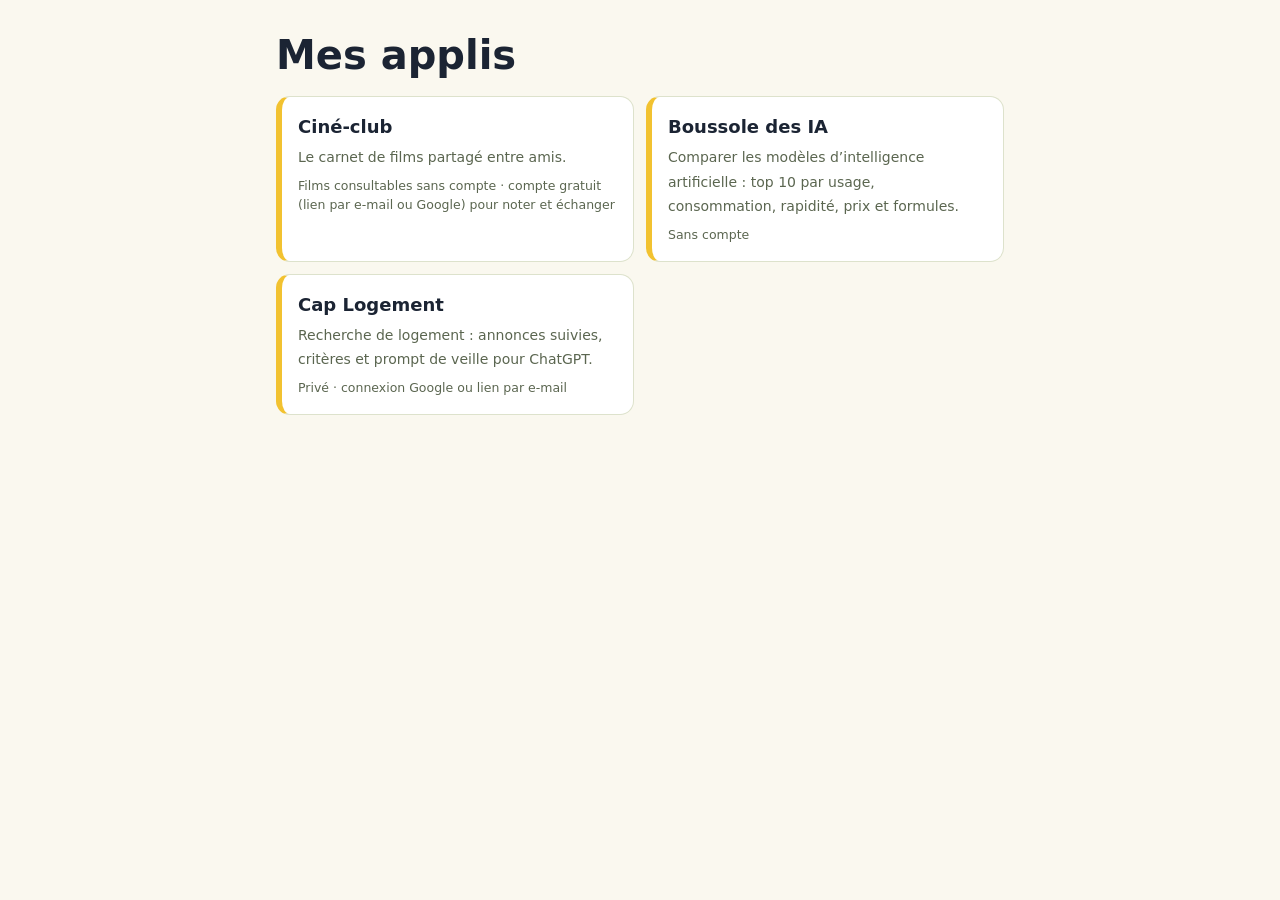
<file: index.html>
<!doctype html>
<html lang="fr">
<head>
<meta charset="utf-8">
<meta name="viewport" content="width=device-width,initial-scale=1">
<meta name="description" content="Mes applis en accès libre.">
<title>Mes applis</title>
<style>
:root{--bg:#FAF8EF;--surface:#FFFFFF;--ink:#1B2433;--muted:#5B6650;--line:#DDE2CC;--accent:#1F5FBF;--hi:#F2C230}
@media (prefers-color-scheme:dark){:root{--bg:#161A14;--surface:#20261D;--ink:#F1F2E6;--muted:#B3BC9C;--line:#3A4433;--accent:#7FB2FF;--hi:#FFD95A}}
*{box-sizing:border-box}
body{margin:0;background:var(--bg);color:var(--ink);font:16px/1.55 system-ui,-apple-system,"Segoe UI",sans-serif}
main{max-width:760px;margin:0 auto;padding:32px 16px}
h1{font-size:clamp(28px,5vw,40px);line-height:1.15;margin:0 0 18px}
.lead{color:var(--muted);margin:0 0 24px}
.apps{display:grid;grid-template-columns:repeat(auto-fill,minmax(260px,1fr));gap:12px}
a.app{display:block;background:var(--surface);border:1px solid var(--line);border-left:6px solid var(--hi);border-radius:14px;padding:16px;color:inherit;text-decoration:none}
a.app:hover,a.app:focus-visible{border-color:var(--accent);border-left-color:var(--accent)}
a.app b{display:block;font-size:18px;margin-bottom:4px}
a.app span{color:var(--muted);font-size:14px}
a.app small{display:block;margin-top:6px;color:var(--muted);font-size:12.5px}
</style>
</head>
<body>
<main>
  <h1>Mes applis</h1>
  <div class="apps">
    <a class="app" href="carnet-de-films/"><b>Ciné-club</b><span>Le carnet de films partagé entre amis.</span><small>Films consultables sans compte · compte gratuit (lien par e-mail ou Google) pour noter et échanger</small></a>
    <a class="app" href="boussole-ia/"><b>Boussole des IA</b><span>Comparer les modèles d’intelligence artificielle : top 10 par usage, consommation, rapidité, prix et formules.</span><small>Sans compte</small></a>
    <a class="app" href="logement/"><b>Cap Logement</b><span>Recherche de logement : annonces suivies, critères et prompt de veille pour ChatGPT.</span><small>Privé · connexion Google ou lien par e-mail</small></a>
  </div>
</main>
</body>
</html>
</file>
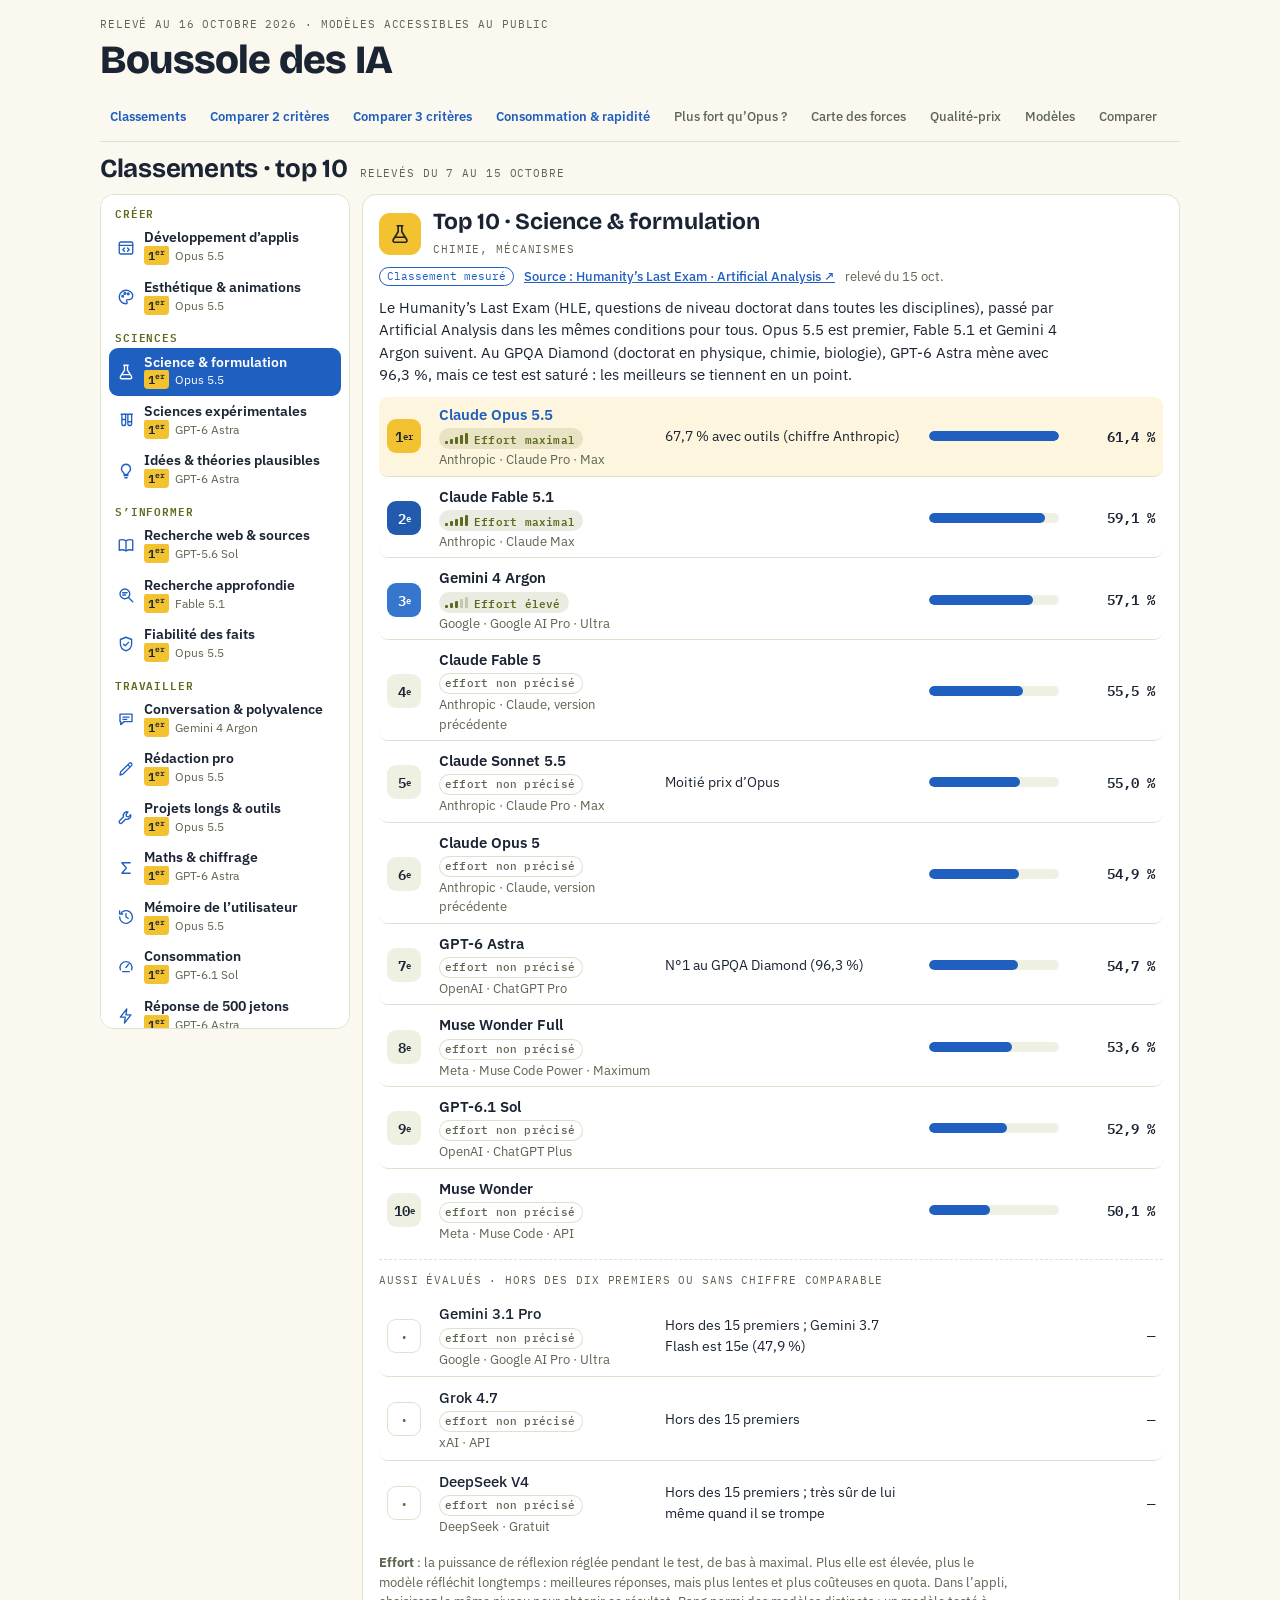
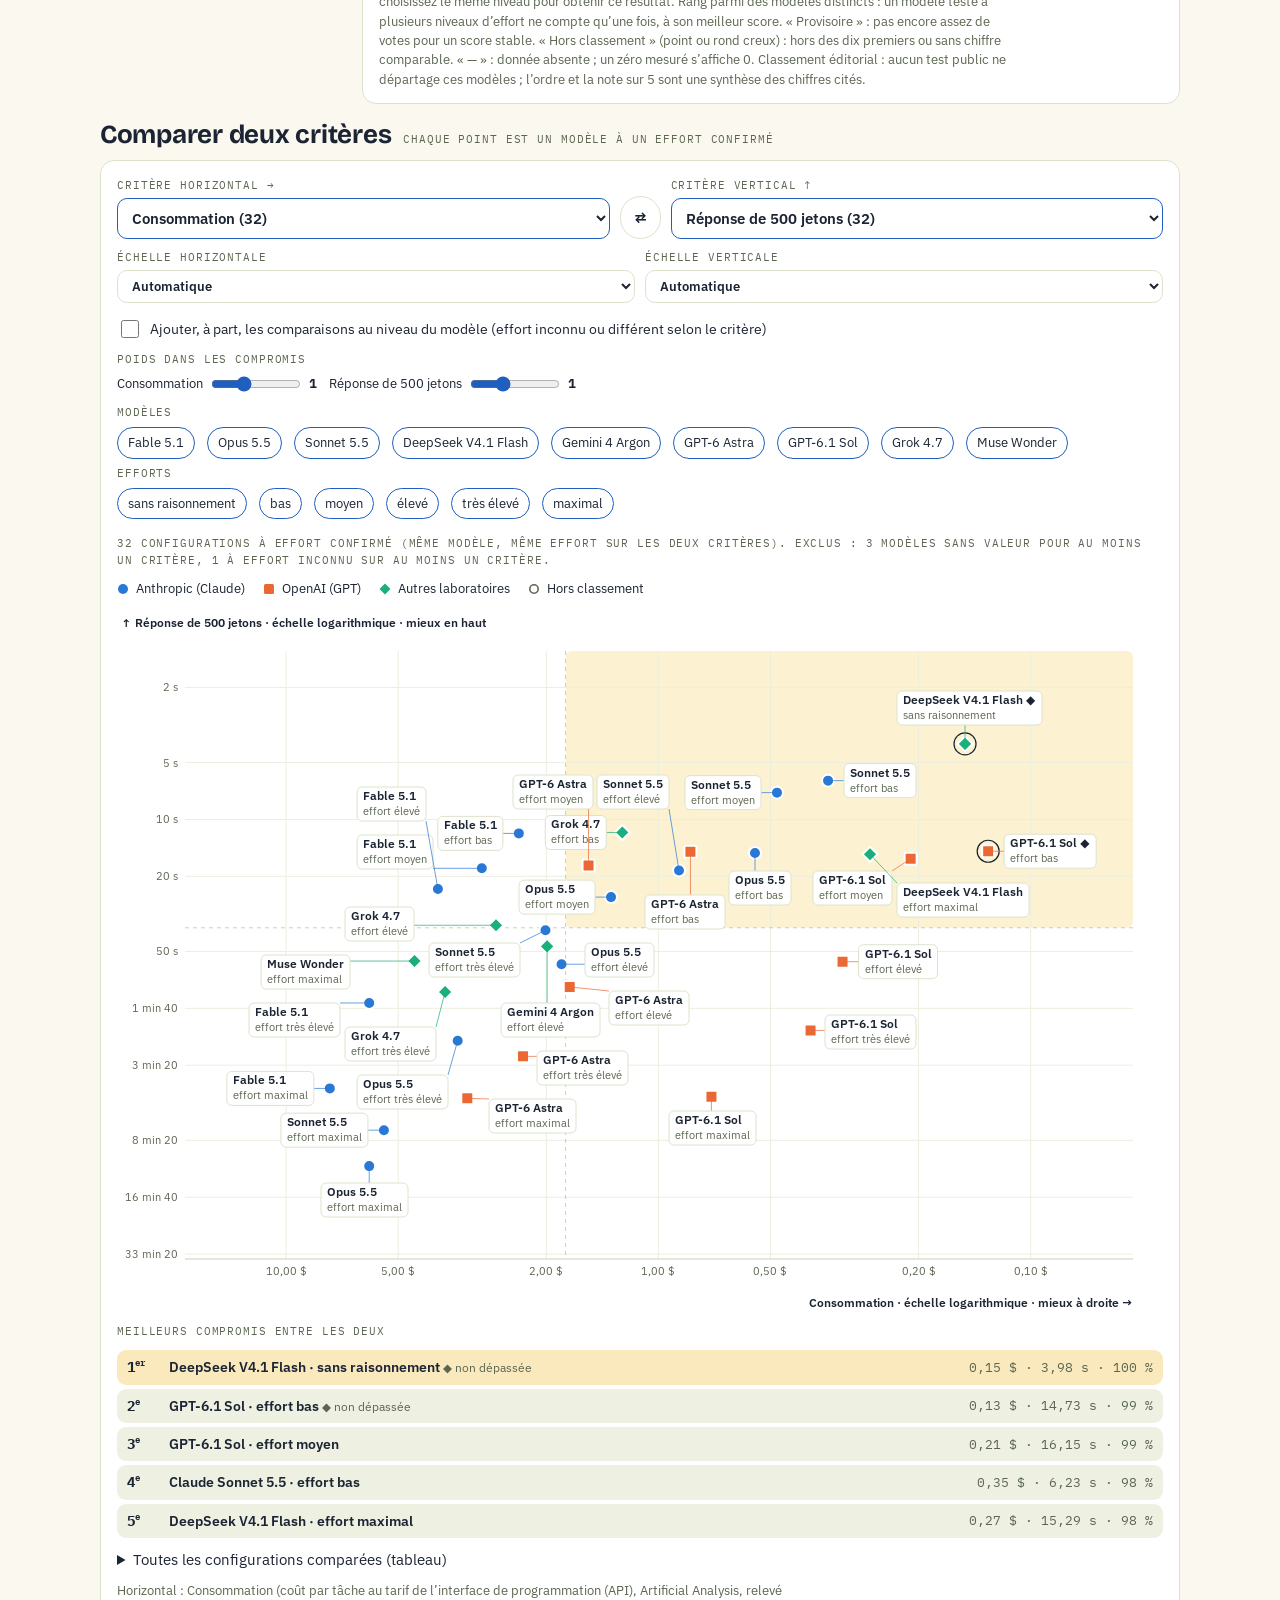
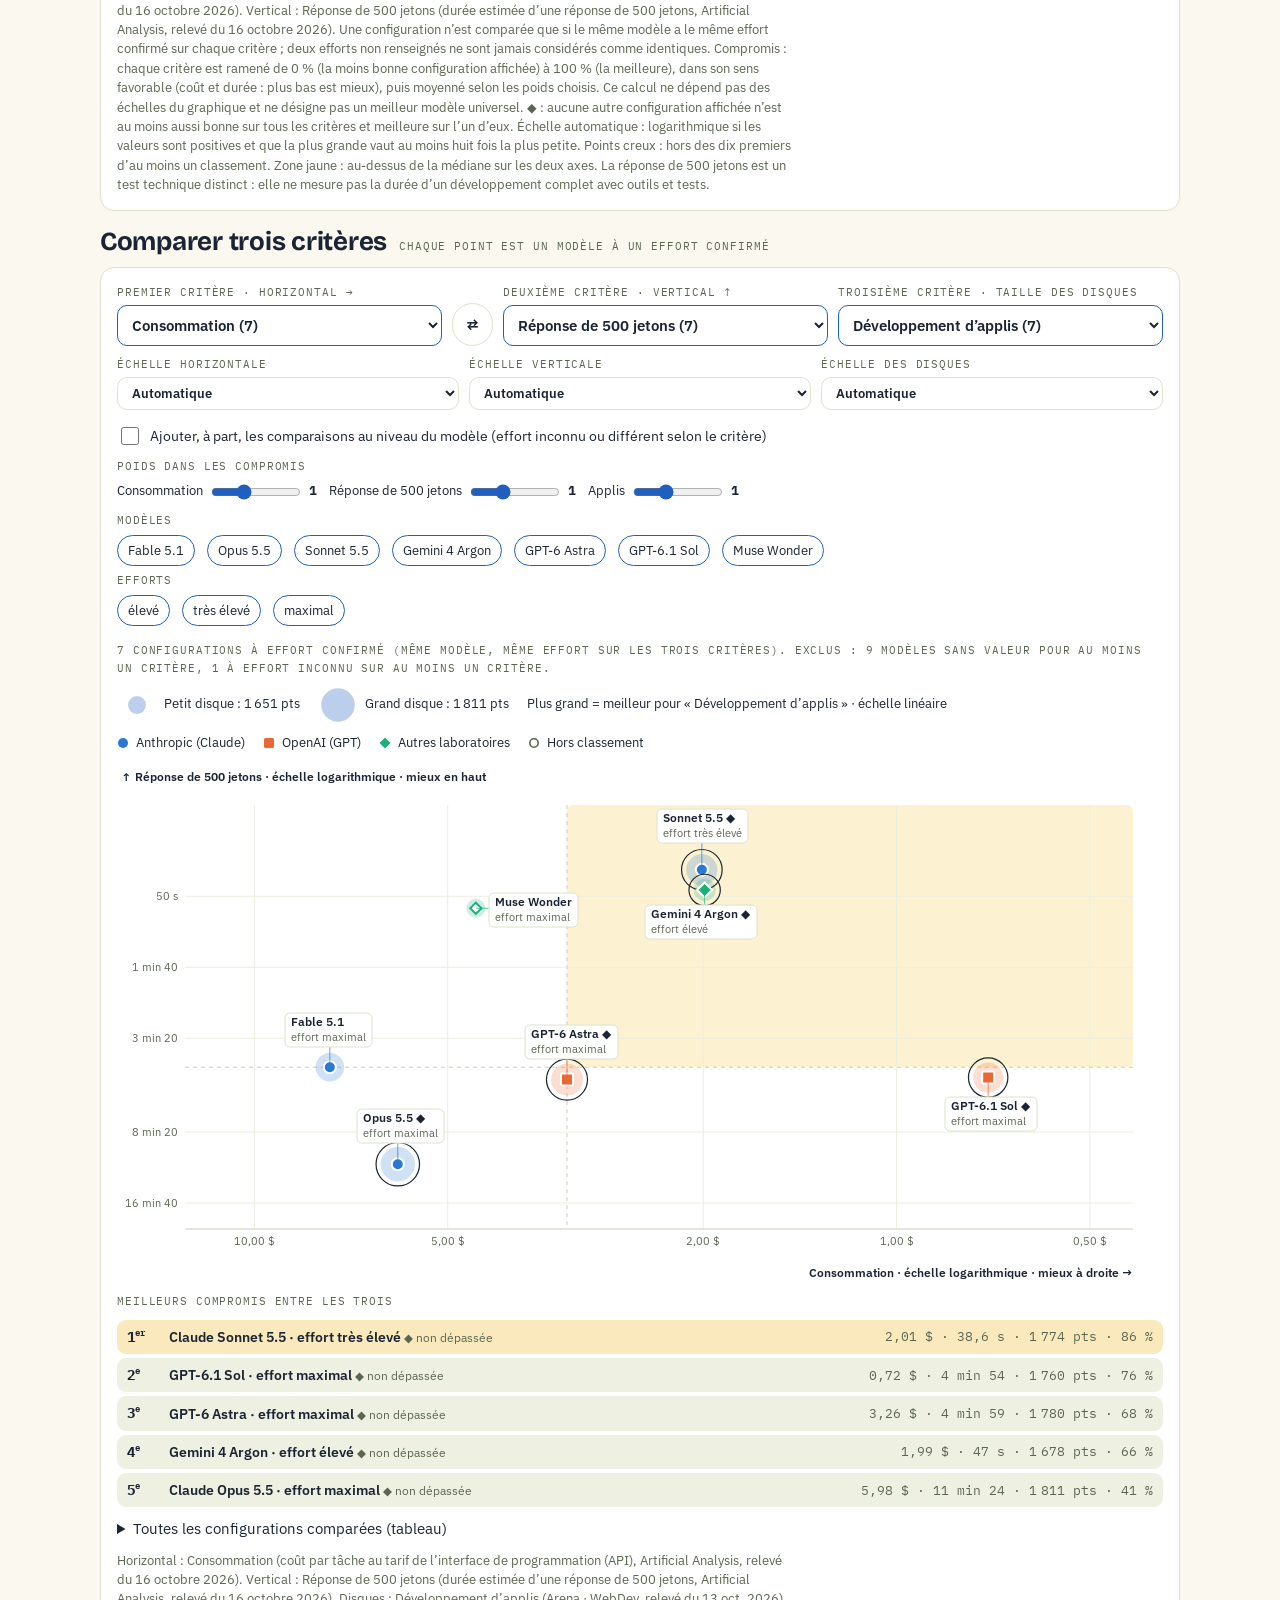
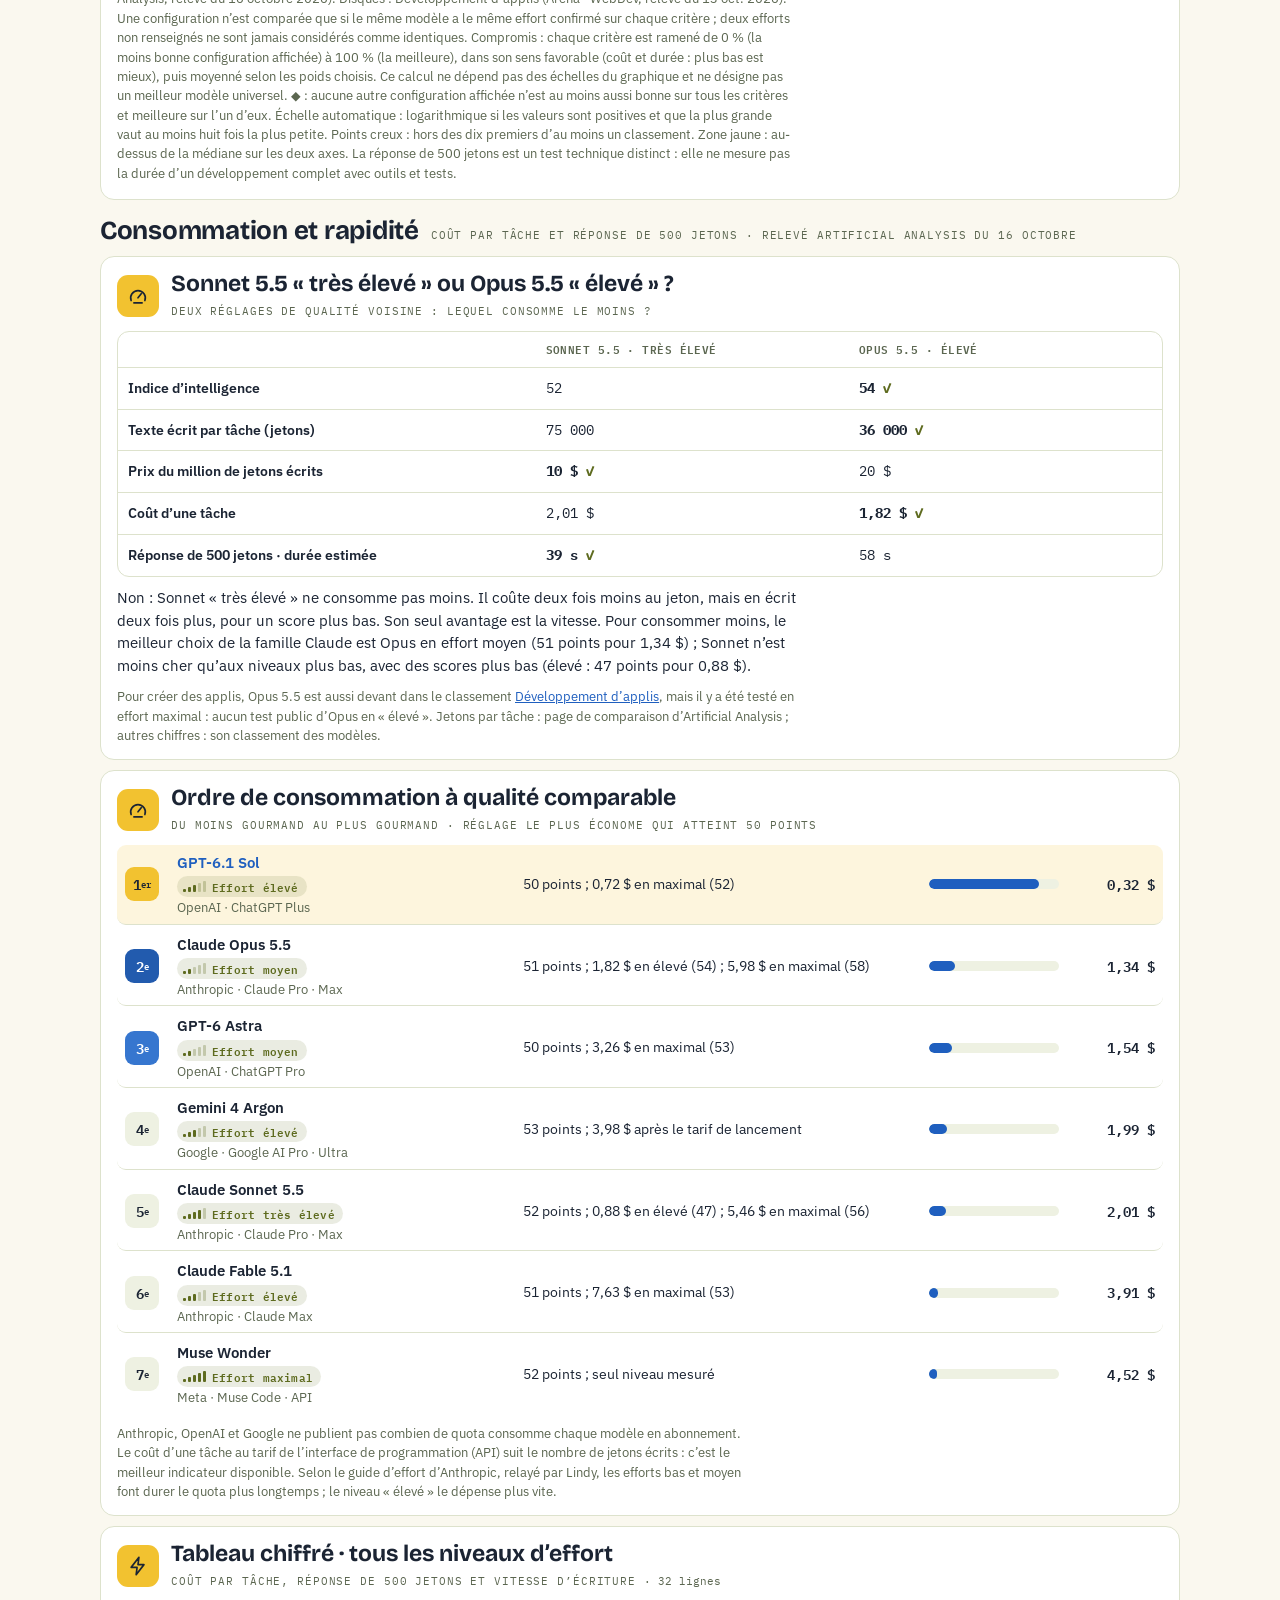
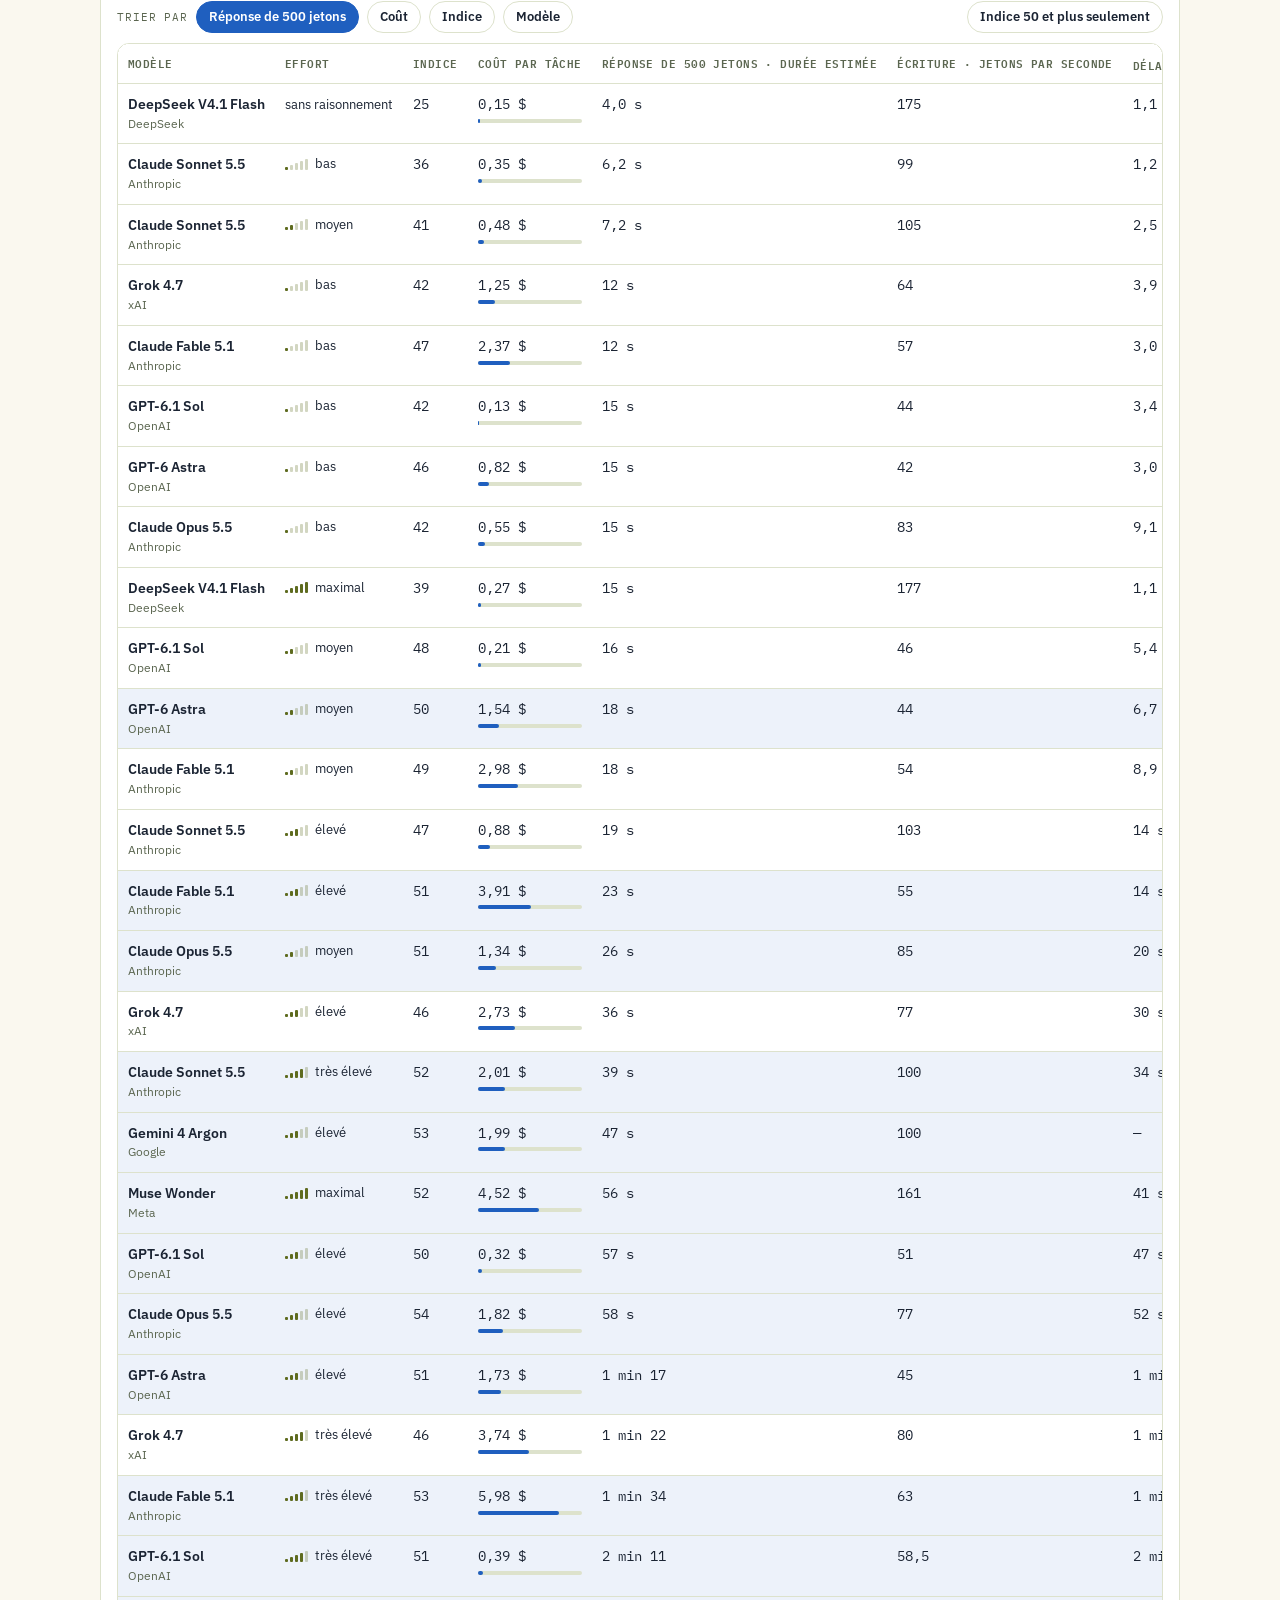
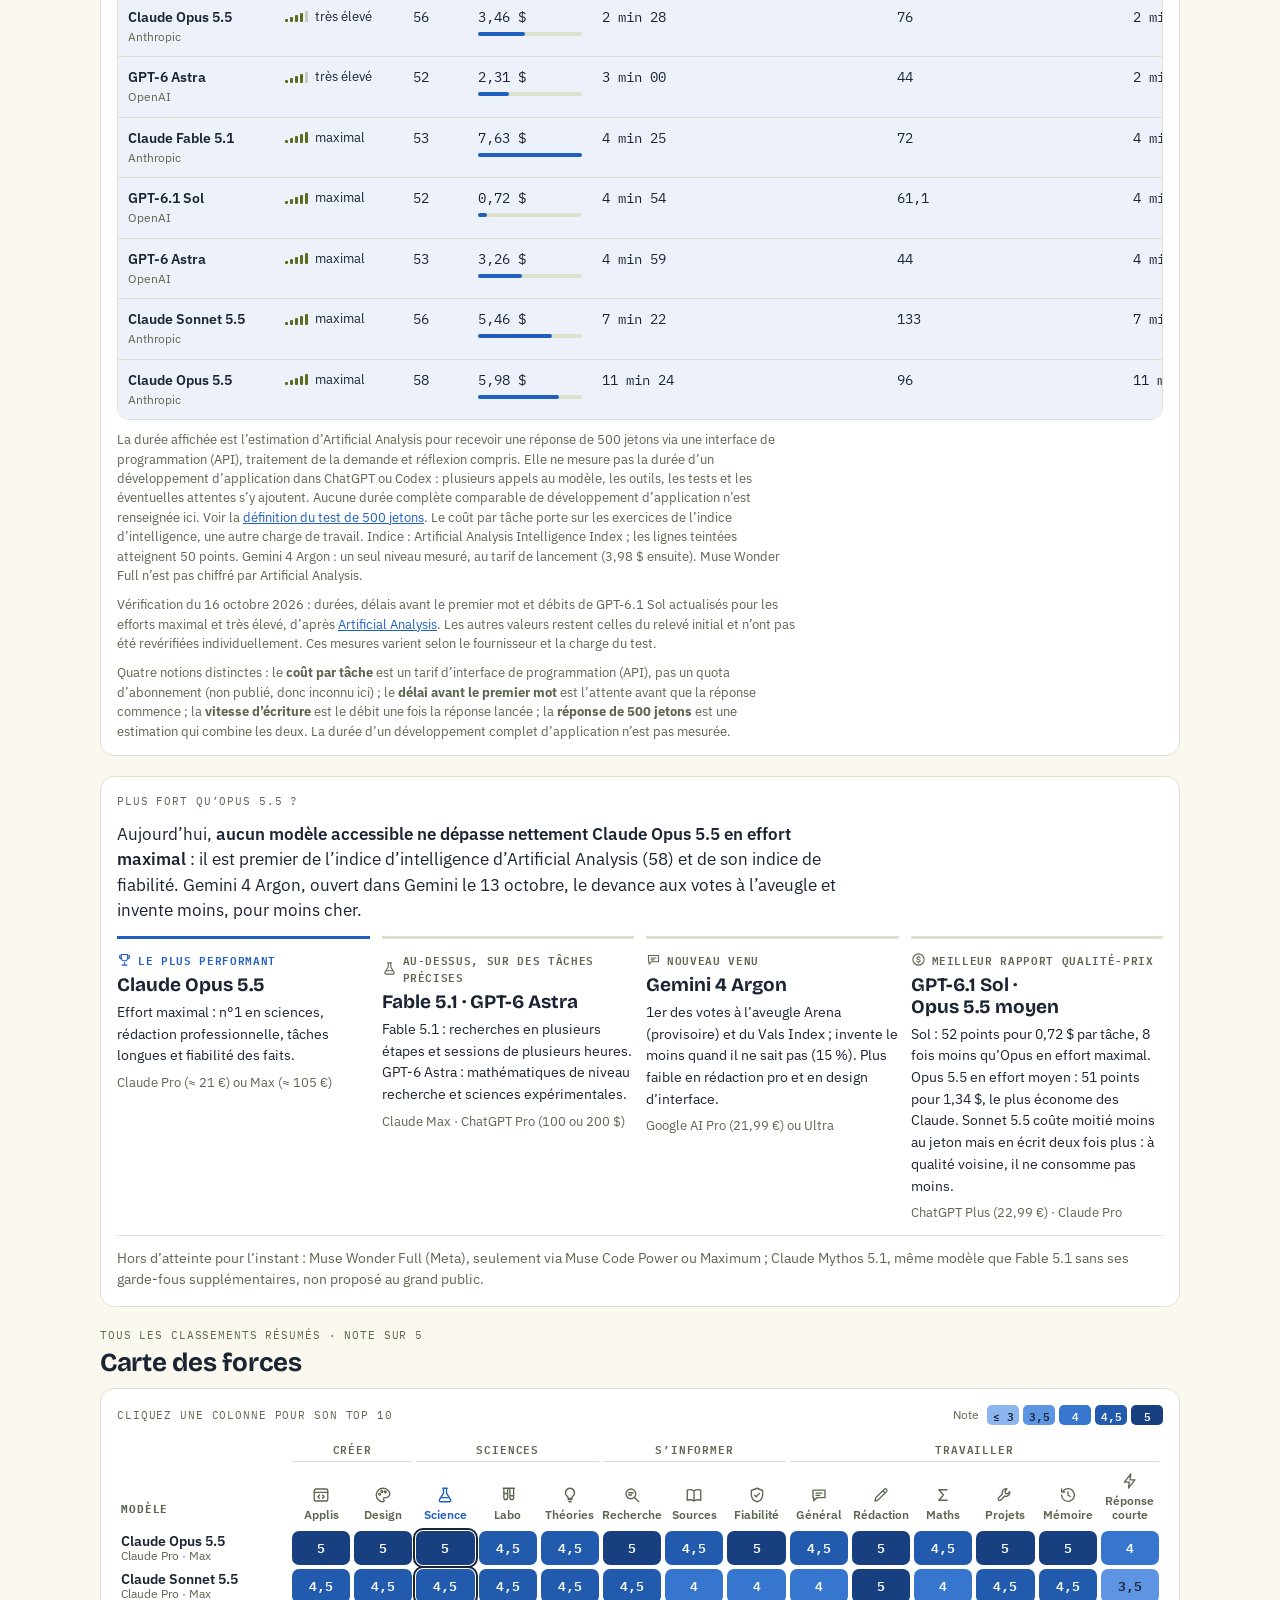
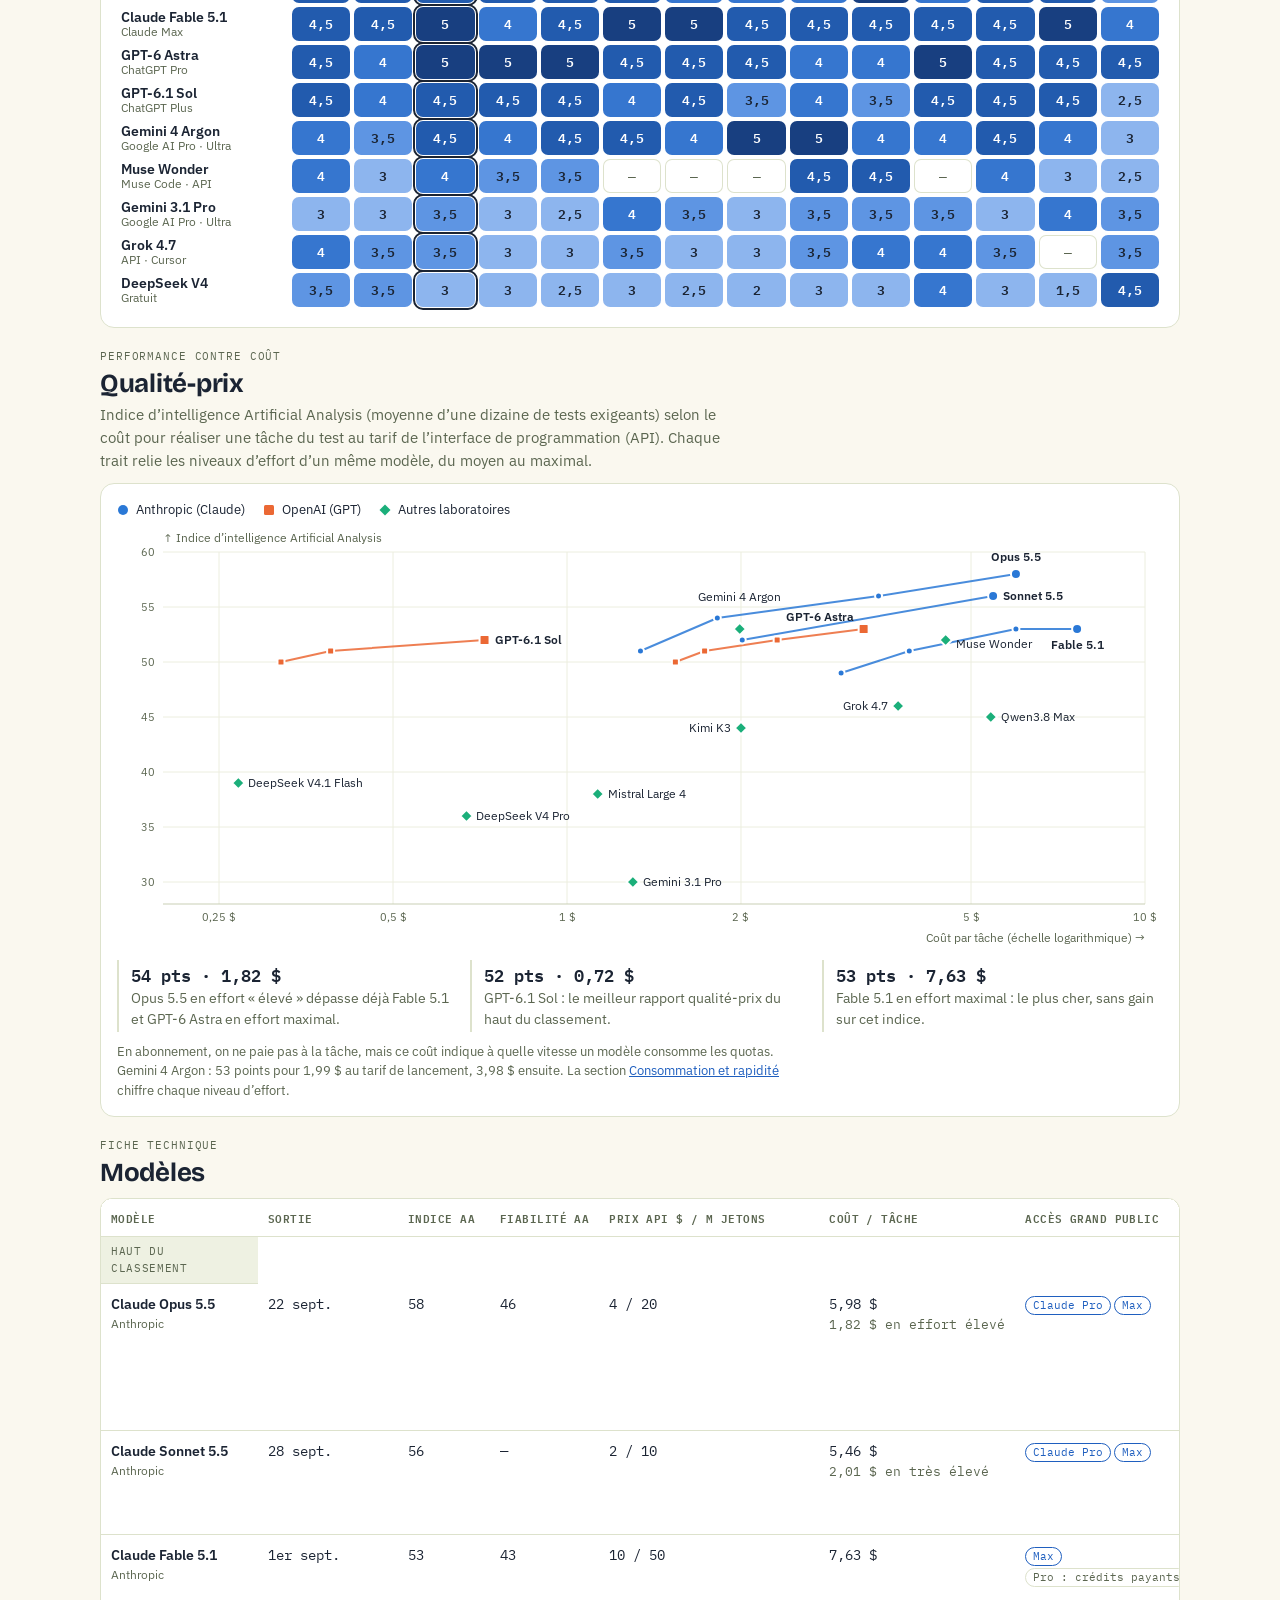
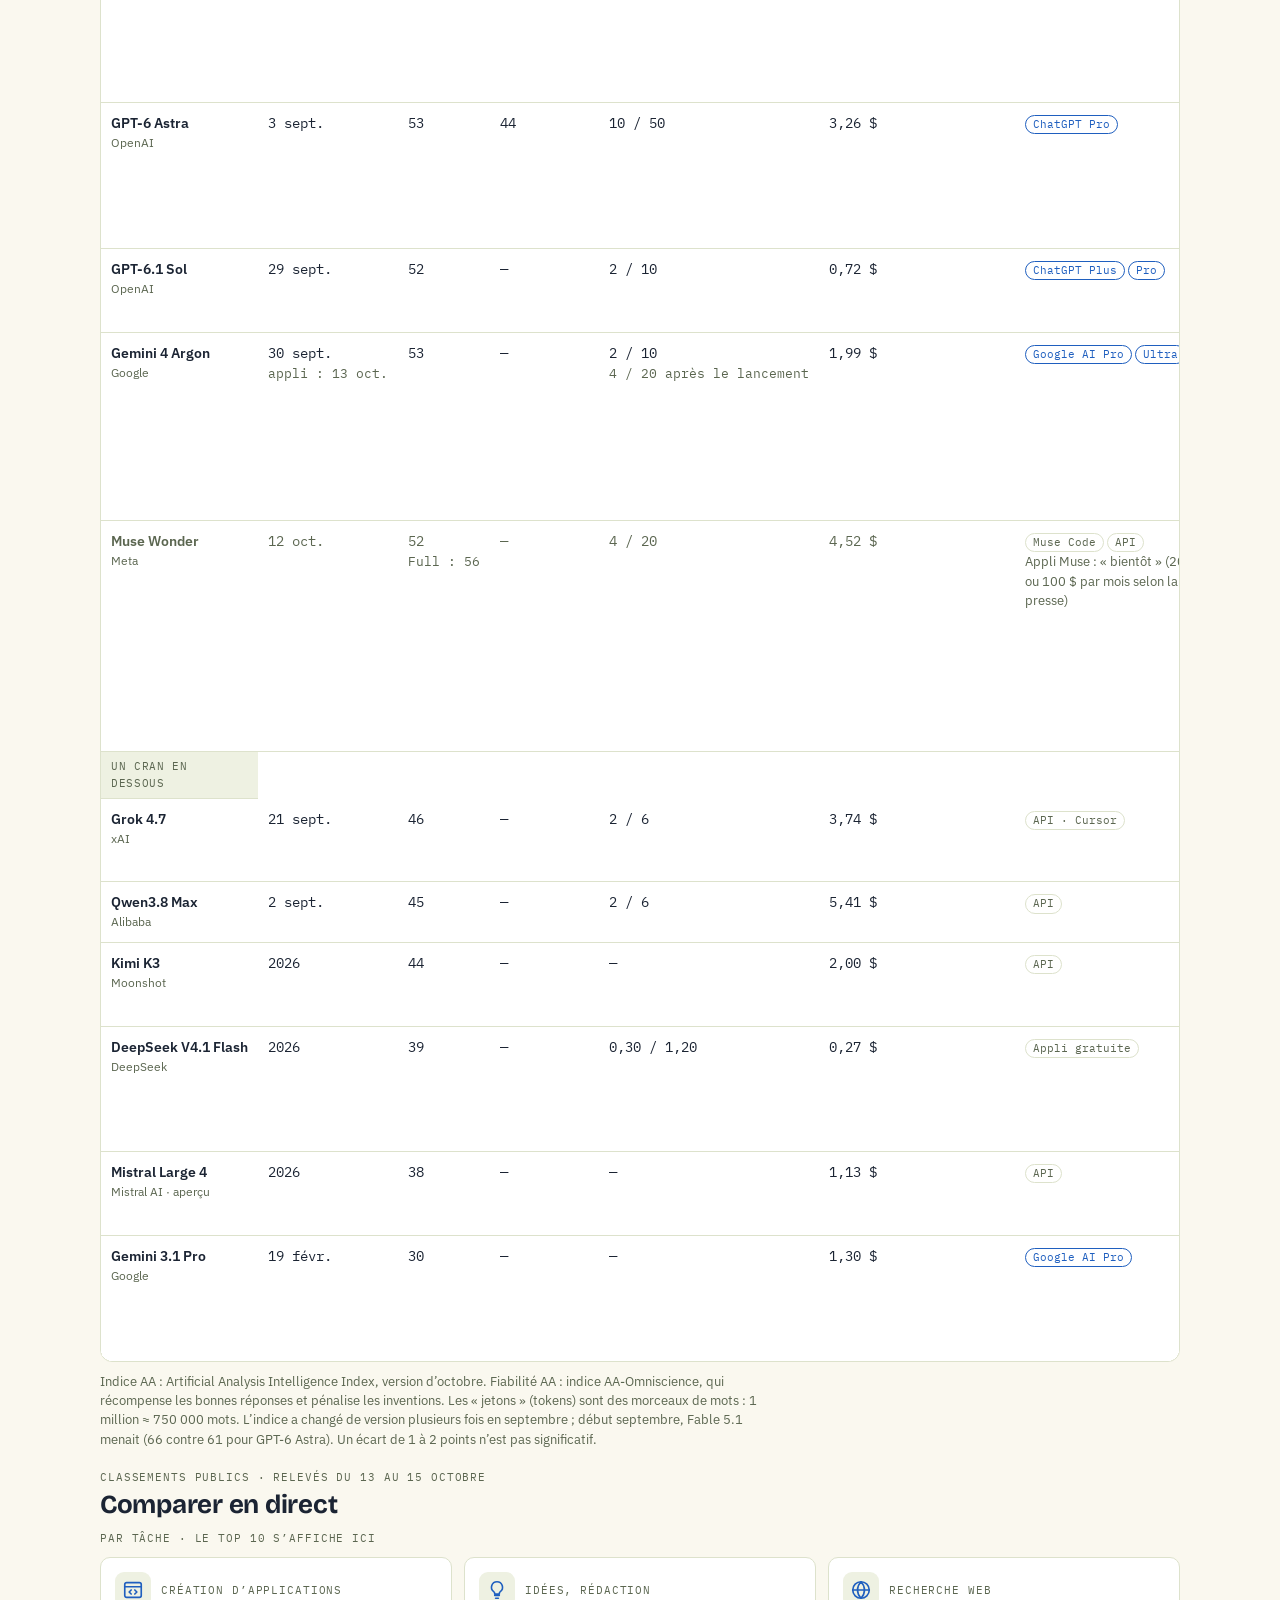
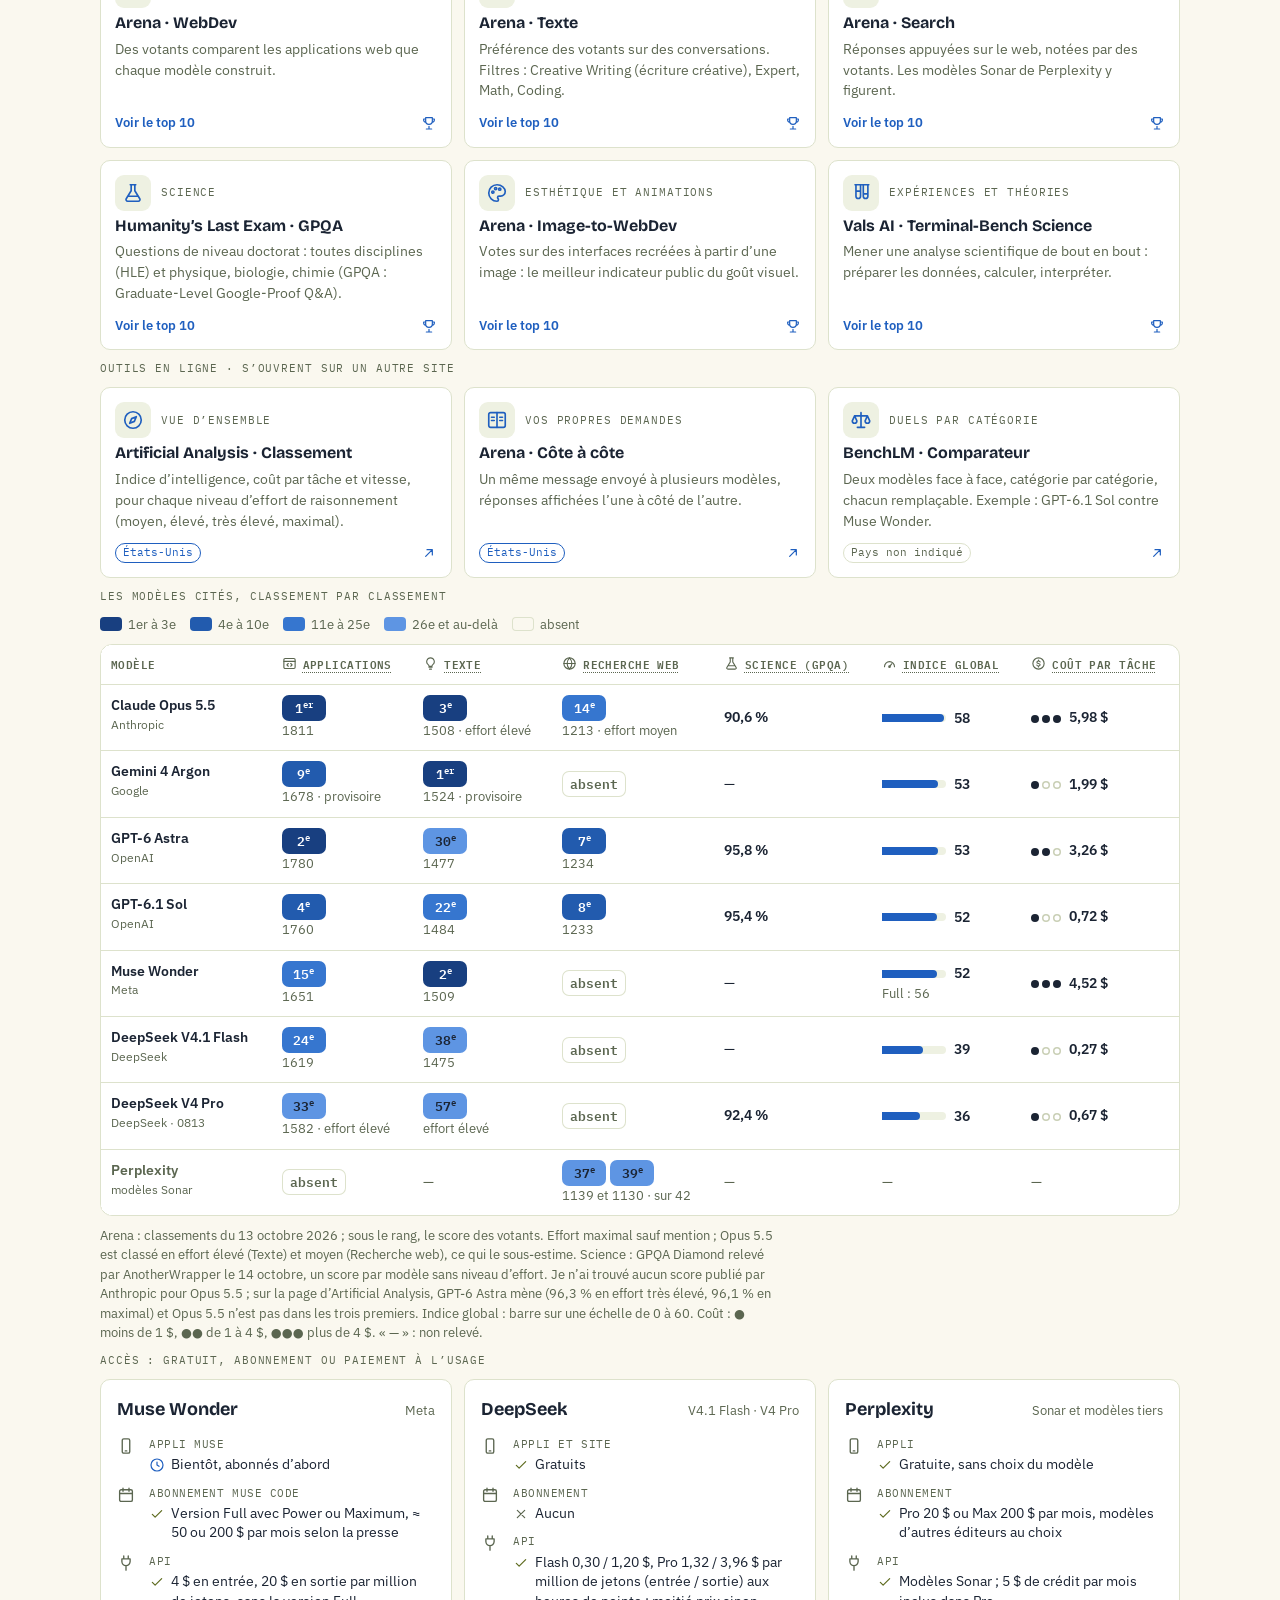
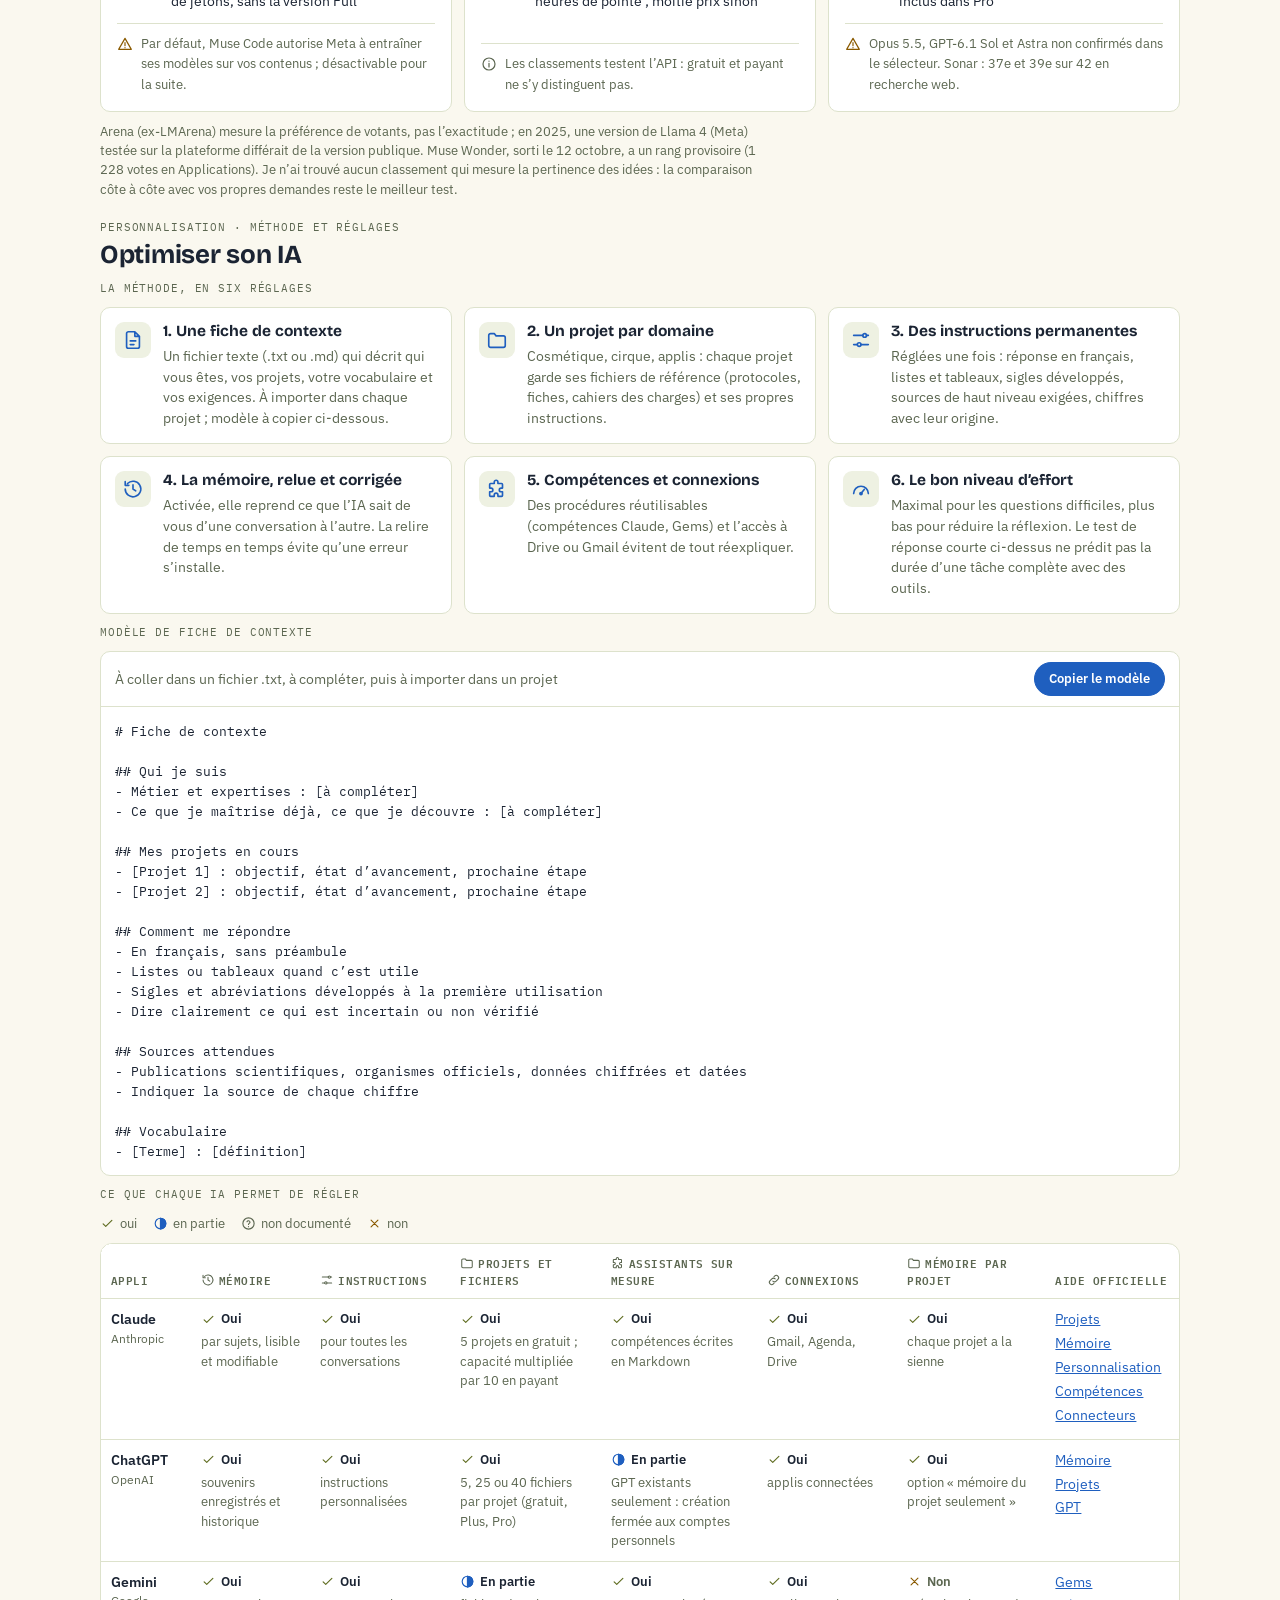
<file: boussole-ia/index.html>
<!doctype html>
<html lang="fr">
<head>
<meta charset="utf-8">
<meta name="viewport" content="width=device-width,initial-scale=1,viewport-fit=cover">
<meta name="description" content="Comparateur des modèles d’IA : top 10 par usage, consommation, rapidité, qualité-prix et formules (octobre 2026).">
<title>Boussole des IA</title>
<link rel="preconnect" href="https://fonts.googleapis.com">
<link rel="preconnect" href="https://fonts.gstatic.com" crossorigin>
<link rel="stylesheet" href="https://fonts.googleapis.com/css2?family=Bricolage+Grotesque:opsz,wght@12..96,500;12..96,700;12..96,800&family=IBM+Plex+Mono:wght@400;500;600&family=IBM+Plex+Sans:ital,wght@0,400;0,500;0,600;1,400&display=swap">
<style>
/* Layout : outil de consultation — réponse directe en tête, barre d'ancres collante, sections empilées sur une colonne de 1080px max */
:root{
  --bg:#FAF8EF; --surface:#FFFFFF; --surface-2:#EEF1E2; --ink:#1B2433; --muted:#5B6650;
  --line:#DDE2CC; --accent:#1F5FBF; --accent-ink:#FFFFFF; --warn:#8A5A00; --good:#5E6B1F; --hi:#F2C230; --hi-ink:#1B2433; --olive:#5E6B1F;
  --s1:#2a78d6; --s2:#eb6834; --s3:#1baf7a; --grid:#ECEEDF; --axis:#C9CFB5;
  --f-display:"Bricolage Grotesque","Avenir Next","Segoe UI",system-ui,sans-serif;
  --f-body:"IBM Plex Sans","Segoe UI",system-ui,-apple-system,sans-serif;
  --f-mono:"IBM Plex Mono",ui-monospace,"SFMono-Regular",Menlo,Consolas,monospace;
  --r:10px;
}
@media (prefers-color-scheme: dark){
  :root:not([data-theme="light"]){
    --bg:#161A14; --surface:#20261D; --surface-2:#2B3326; --ink:#F1F2E6; --muted:#B3BC9C;
    --line:#3A4433; --accent:#7FB2FF; --accent-ink:#0D1B33; --warn:#FFD95A; --good:#B5C46E; --hi:#FFD95A; --hi-ink:#1B1A0E; --olive:#B5C46E;
    --s1:#3987e5; --s2:#d95926; --s3:#199e70; --grid:#2B3326; --axis:#4C5842;
    color-scheme:dark;
  }
}
:root[data-theme="dark"]{
  --bg:#161A14; --surface:#20261D; --surface-2:#2B3326; --ink:#F1F2E6; --muted:#B3BC9C;
  --line:#3A4433; --accent:#7FB2FF; --accent-ink:#0D1B33; --warn:#FFD95A; --good:#B5C46E; --hi:#FFD95A; --hi-ink:#1B1A0E; --olive:#B5C46E;
  --s1:#3987e5; --s2:#d95926; --s3:#199e70; --grid:#2B3326; --axis:#4C5842;
  color-scheme:dark;
}
*{box-sizing:border-box}
body{margin:0;background:var(--bg);color:var(--ink);font-family:var(--f-body);font-size:15px;line-height:1.55;
  padding-left:max(16px, env(safe-area-inset-left, 0px));padding-right:max(16px, env(safe-area-inset-right, 0px));padding-block:0 48px}
.wrap{max-width:1080px;margin:0 auto}
a{color:var(--accent)}
:focus-visible{outline:2px solid var(--accent);outline-offset:2px;border-radius:4px}
h1,h2,h3{font-family:var(--f-display);text-wrap:balance;margin:0;line-height:1.15}
h1{font-size:clamp(28px,5vw,40px);font-weight:800;letter-spacing:-.02em}
h2{font-size:clamp(21px,3vw,26px);font-weight:700;letter-spacing:-.01em}
h3{font-size:17px;font-weight:700}
.eyebrow{font-family:var(--f-mono);font-size:11px;letter-spacing:.08em;text-transform:uppercase;color:var(--muted)}
.num{font-family:var(--f-mono);font-variant-numeric:tabular-nums}

header.top{padding-block:16px 2px;display:flex;flex-direction:column;gap:4px}
header.top p{margin:0;color:var(--muted);max-width:70ch}
nav.anchors{position:sticky;top:env(safe-area-inset-top,0px);z-index:5;background:color-mix(in oklab,var(--bg) 92%,transparent);
  backdrop-filter:blur(6px);-webkit-backdrop-filter:blur(6px);border-bottom:1px solid var(--line);margin-top:8px}
nav.anchors .scroller{display:flex;gap:4px;overflow-x:auto;padding-block:8px;scrollbar-width:none}
nav.anchors .scroller::-webkit-scrollbar{display:none}
nav.anchors a{flex:none;text-decoration:none;color:var(--muted);font-size:13px;font-weight:500;padding:6px 10px;border-radius:999px}
nav.anchors a:hover{color:var(--ink);background:var(--surface-2)}
section{scroll-margin-top:calc(env(safe-area-inset-top,0px) + 56px);padding-block:18px 2px;display:flex;flex-direction:column;gap:10px}
section > .head{display:flex;flex-direction:column;gap:4px}
section > .head p{margin:0;color:var(--muted);max-width:72ch}

/* réponse */
.answer{background:var(--surface);border:1px solid var(--line);border-radius:14px;padding:16px;display:flex;flex-direction:column;gap:12px}
.answer .lead{margin:0;font-size:17px;line-height:1.5;max-width:74ch}
.answer .lead b{font-weight:600}
.picks{display:grid;grid-template-columns:repeat(auto-fit,minmax(250px,1fr));gap:12px}
.pick{border-top:3px solid var(--line);padding-top:12px;display:flex;flex-direction:column;gap:6px;min-width:0}
.pick.p1{border-top-color:var(--accent)}
.pick .tag{font-family:var(--f-mono);font-size:11px;letter-spacing:.06em;text-transform:uppercase;color:var(--muted);font-weight:600}
.pick.p1 .tag{color:var(--accent)}
.pick h3{font-size:19px}
.pick p{margin:0;font-size:14px}
.pick .where{font-size:13px;color:var(--muted)}
.outofreach{margin:0;font-size:13.5px;color:var(--muted);border-top:1px solid var(--line);padding-top:12px}

/* chips + classement */
.chips{display:flex;flex-wrap:wrap;gap:8px}
.chip{appearance:none;border:1px solid var(--line);background:var(--surface);color:var(--ink);font:inherit;font-size:14px;font-weight:500;
  padding:8px 13px;border-radius:999px;cursor:pointer;display:inline-flex;flex-direction:row;align-items:center;gap:9px;line-height:1.2;text-align:left}
.chip small{font-size:11px;color:var(--muted);font-weight:400}
.chip:hover{border-color:var(--accent)}
.chip[aria-pressed="true"]{background:var(--accent);border-color:var(--accent);color:var(--accent-ink)}
.chip[aria-pressed="true"] small{color:var(--accent-ink);opacity:.85}
.panel{background:var(--surface);border:1px solid var(--line);border-radius:14px;padding:14px 16px;display:flex;flex-direction:column;gap:10px}
.verdict{margin:0;font-size:15px;line-height:1.5;max-width:78ch}
.rank{display:flex;flex-direction:column;gap:2px;margin:0;padding:0;list-style:none}
.rk{display:grid;grid-template-columns:38px minmax(0,1.1fr) minmax(0,1.3fr) minmax(80px,130px) 82px;grid-template-areas:"n name note bar score";align-items:center;gap:6px 14px;
  padding:6px 8px;border-radius:9px;border-bottom:1px solid var(--line)}
.rk:last-child{border-bottom:0}
.rk-name{grid-area:name;display:flex;flex-direction:column;min-width:0}
.rk-name b{font-weight:600}
.rk-name span{font-size:12.5px;color:var(--muted)}
.rk-note{grid-area:note;font-size:13.5px;min-width:0}
.bar{grid-area:bar;height:10px;border-radius:5px;background:var(--surface-2);position:relative;overflow:hidden}
.bar .fill{position:absolute;inset:0 auto 0 0;background:var(--accent);border-radius:5px}

.rk-score{grid-area:score;text-align:right;font-family:var(--f-mono);font-weight:600;font-variant-numeric:tabular-nums;font-size:13.5px;white-space:nowrap}
.rk-n{grid-area:n;display:inline-flex;align-items:center;justify-content:center;width:34px;height:34px;border-radius:9px;font-family:var(--f-mono);font-weight:600;font-size:14px;
  background:var(--surface-2);color:var(--ink);font-variant-numeric:tabular-nums;line-height:1}
.rk-n sup{font-size:9px;vertical-align:super;line-height:0}
.rk-n.nr{background:transparent;color:var(--muted);box-shadow:inset 0 0 0 1px var(--line)}
.rk.top{background:color-mix(in oklab,var(--accent) 7%,transparent)}
.bar.empty{visibility:hidden}
.prov{font-style:normal;font-family:var(--f-mono);font-size:10.5px;font-weight:500;letter-spacing:.04em;text-transform:uppercase;color:var(--warn);margin-left:4px}
.ph{display:flex;flex-wrap:wrap;align-items:center;justify-content:space-between;gap:8px 16px}
.srcline{display:flex;flex-wrap:wrap;align-items:center;gap:6px 10px;font-size:13px;color:var(--muted)}
.srcline a{font-weight:500}
.nrbox{display:flex;flex-direction:column;gap:6px;border-top:1px dashed var(--line);padding-top:12px}
.nrbox[hidden]{display:none}
.nrbox .rk{padding-block:7px}
.nrbox .rk-name b{font-weight:500}
.chip small sup{font-size:8px}
.rk.top .rk-name b{color:var(--accent)}
.rk.off{opacity:.62}
.legend{font-size:12.5px;color:var(--muted);margin:0;max-width:80ch}
@media (max-width:680px){
  .rk{grid-template-columns:34px minmax(0,1fr) auto;grid-template-areas:"n name score" ". note note" ". bar bar";gap:4px 10px;padding-inline:4px}
  .rk-n{width:30px;height:30px;font-size:13px}
}

/* graphique */
.chartbox{background:var(--surface);border:1px solid var(--line);border-radius:14px;padding:16px;display:flex;flex-direction:column;gap:10px}
.keys{display:flex;flex-wrap:wrap;gap:6px 18px;font-size:13px;color:var(--ink)}
.keys span{display:inline-flex;align-items:center;gap:7px}
.keys svg{flex:none}
.chartscroll{overflow-x:auto;position:relative}
#chart{position:relative;min-width:620px}
#chart svg{display:block;width:100%;height:auto}
#chart text{font-family:var(--f-body)}
.tt{position:absolute;pointer-events:none;background:var(--ink);color:var(--bg);font-size:12.5px;line-height:1.35;padding:7px 9px;border-radius:7px;white-space:nowrap;transform:translate(-50%,calc(-100% - 12px));z-index:2}
.tt b{font-weight:600}
.reads{display:grid;grid-template-columns:repeat(auto-fit,minmax(230px,1fr));gap:12px}
.read{border-left:2px solid var(--line);padding:2px 0 2px 12px;font-size:13.5px;color:var(--muted)}
.read b{display:block;color:var(--ink);font-family:var(--f-mono);font-size:17px;font-weight:600;font-variant-numeric:tabular-nums}

/* tableaux */
.scrollx{overflow-x:auto;border:1px solid var(--line);border-radius:12px;background:var(--surface)}
table{border-collapse:collapse;width:100%}
.tbl{min-width:860px;font-size:13.5px}
.tbl th,.tbl td{padding:10px 10px;border-bottom:1px solid var(--line);text-align:left;vertical-align:top}
.tbl thead th{font-family:var(--f-mono);font-size:11px;letter-spacing:.04em;text-transform:uppercase;color:var(--muted);font-weight:600;white-space:nowrap}
.tbl tbody th{font-weight:600;white-space:nowrap}
.tbl tbody th small{display:block;font-weight:400;color:var(--muted);font-size:12px}
.tbl td.n{font-family:var(--f-mono);font-variant-numeric:tabular-nums;white-space:nowrap}
.tbl td .d{display:block;color:var(--muted);font-size:12.5px}
.tbl tbody tr:last-child th,.tbl tbody tr:last-child td{border-bottom:0}
.tbl tr.grp td,.tbl tr.grp th{background:var(--surface-2);font-family:var(--f-mono);font-size:11px;letter-spacing:.06em;text-transform:uppercase;color:var(--muted);padding:6px 10px}
.tbl tr.na th,.tbl tr.na td{color:var(--muted)}
.badge{display:inline-block;font-size:11px;font-family:var(--f-mono);border:1px solid var(--line);border-radius:999px;padding:0 7px;color:var(--muted);white-space:nowrap}
.badge.on{border-color:var(--accent);color:var(--accent)}
.badge.no{border-color:var(--warn);color:var(--warn)}
.share{background:var(--surface-2);border-radius:var(--r);padding:16px;display:flex;flex-direction:column;gap:8px}
.share ul{margin:0;padding-left:18px;display:flex;flex-direction:column;gap:6px;font-size:14px;max-width:85ch}
.note{font-size:12.5px;color:var(--muted);margin:0;max-width:85ch}

/* budgets */
.budgets{display:grid;grid-template-columns:repeat(auto-fit,minmax(260px,1fr));gap:12px}
.budget{background:var(--surface);border:1px solid var(--line);border-radius:var(--r);padding:16px;display:flex;flex-direction:column;gap:8px;min-width:0}
.budget.rec{border-color:var(--accent);box-shadow:0 0 0 1px var(--accent) inset}
.budget .amt{font-family:var(--f-mono);font-size:22px;font-weight:600;font-variant-numeric:tabular-nums}
.budget .tag{font-family:var(--f-mono);font-size:11px;letter-spacing:.06em;text-transform:uppercase;color:var(--muted);font-weight:600}
.budget.rec .tag{color:var(--accent)}
.budget ul{margin:0;padding-left:18px;display:flex;flex-direction:column;gap:5px;font-size:14px}
.budget p{margin:0;font-size:14px}

/* comparer en direct */
.grp{display:flex;flex-direction:column;gap:10px;min-width:0}
.links{display:grid;gap:12px}
.links.a{grid-template-columns:repeat(3,minmax(0,1fr))}
.links.b{grid-template-columns:repeat(3,minmax(0,1fr))}
.lk{display:flex;flex-direction:column;gap:6px;min-width:0;text-decoration:none;color:var(--ink);background:var(--surface);border:1px solid var(--line);border-radius:var(--r);padding:14px;transition:border-color .15s}
.lk:hover{border-color:var(--accent)}
.lk h3{font-size:16px}
.lk p{margin:0;font-size:13.5px;color:var(--muted)}
.lk .ft{margin-top:auto;padding-top:6px;display:flex;align-items:center;justify-content:space-between;gap:8px}
.lk .go{font-family:var(--f-mono);font-size:15px;color:var(--accent)}
.cmp{min-width:720px}
.cmp thead th a{color:inherit;text-decoration:underline dotted;text-underline-offset:3px}
.cmp thead th a:hover{color:var(--accent)}
.cmp thead th:first-child,.cmp tbody th{position:sticky;left:0;z-index:1;background:var(--surface);box-shadow:1px 0 0 var(--line)}
.cmp td b{font-weight:600}
.cmp td.best b{color:var(--accent)}
@media (max-width:900px){.links.a{grid-template-columns:repeat(2,minmax(0,1fr))}}
@media (max-width:760px){.links.b{grid-template-columns:minmax(0,1fr)}}
@media (max-width:520px){.links.a{grid-template-columns:minmax(0,1fr)}}

/* échelle de couleur : rampe ordinale d'une teinte (celle de l'accent), validée en clair et en sombre */
:root{--q1:#8DB5EE;--q2:#5E95E3;--q3:#3676CF;--q4:#225BAE;--q5:#183F80;--qt1:#1B2433;--qt2:#1B2433;--qt3:#FFFFFF;--qt4:#FFFFFF;--qt5:#FFFFFF}
@media (prefers-color-scheme: dark){
  :root:not([data-theme="light"]){--q1:#2A5A99;--q2:#2F6AB4;--q3:#4C88D5;--q4:#79AAEB;--q5:#AACBF6;--qt1:#F1F2E6;--qt2:#F1F2E6;--qt3:#0D1B33;--qt4:#0D1B33;--qt5:#0D1B33}
}
:root[data-theme="dark"]{--q1:#2A5A99;--q2:#2F6AB4;--q3:#4C88D5;--q4:#79AAEB;--q5:#AACBF6;--qt1:#F1F2E6;--qt2:#F1F2E6;--qt3:#0D1B33;--qt4:#0D1B33;--qt5:#0D1B33}
.q1{background:var(--q1);color:var(--qt1)}
.q2{background:var(--q2);color:var(--qt2)}
.q3{background:var(--q3);color:var(--qt3)}
.q4{background:var(--q4);color:var(--qt4)}
.q5{background:var(--q5);color:var(--qt5)}
.q0{background:transparent;color:var(--muted);box-shadow:inset 0 0 0 1px var(--line)}

/* pictogrammes */
.ic{width:18px;height:18px;flex:none;fill:none;stroke:currentColor;stroke-width:1.8;stroke-linecap:round;stroke-linejoin:round}
.ic.lg{width:22px;height:22px}
.ic.sm{width:15px;height:15px}
.pick .tag{display:inline-flex;align-items:center;gap:6px}
.chip .cl{display:flex;flex-direction:column;align-items:flex-start}
.rk-name .eff{display:inline-flex;align-items:center;gap:6px;align-self:flex-start;margin:3px 0 2px;padding:2px 8px 2px 6px;border-radius:999px;
  font-family:var(--f-mono);font-size:11px;font-weight:600;letter-spacing:.02em;color:var(--accent);background:color-mix(in oklab,var(--accent) 11%,transparent)}
.rk-name .eff.unk{color:var(--muted);background:transparent;box-shadow:inset 0 0 0 1px var(--line);font-weight:500}
.eg{display:inline-flex;align-items:flex-end;gap:2px;height:11px}
.eg i{display:block;width:3px;border-radius:1px;background:color-mix(in oklab,var(--accent) 28%,transparent)}
.eg i:nth-child(1){height:3px}.eg i:nth-child(2){height:5px}.eg i:nth-child(3){height:7px}.eg i:nth-child(4){height:9px}.eg i:nth-child(5){height:11px}
.eg i.on{background:var(--accent)}
#classements{padding-top:22px}
.tgroups{display:flex;flex-direction:column;gap:12px}
.tgroup{display:flex;flex-direction:column;gap:6px}
.tiles{display:grid;grid-template-columns:repeat(auto-fill,minmax(190px,1fr));gap:8px}
.tile{appearance:none;font:inherit;text-align:left;cursor:pointer;display:flex;align-items:center;gap:10px;min-width:0;
  background:var(--surface);color:var(--ink);border:1px solid var(--line);border-radius:12px;padding:10px 12px;transition:border-color .12s,transform .12s}
.tile:hover{border-color:var(--accent);transform:translateY(-1px)}
.tile .ic{flex:none;width:20px;height:20px;color:var(--accent)}
.tile .tl{display:flex;flex-direction:column;min-width:0}
.tile .tn{font-weight:600;font-size:14px;line-height:1.25}
.tile small{font-size:12.5px;color:var(--muted);white-space:nowrap;overflow:hidden;text-overflow:ellipsis}
.tile small b{font-family:var(--f-mono);font-weight:600;color:var(--ink);margin-right:3px}
.tile small sup{font-size:8px}
.tile[aria-pressed="true"]{background:var(--accent);border-color:var(--accent);color:var(--accent-ink)}
.tile[aria-pressed="true"] .ic,.tile[aria-pressed="true"] small,.tile[aria-pressed="true"] small b{color:var(--accent-ink)}
#rankpanel{scroll-margin-top:calc(env(safe-area-inset-top,0px) + 58px);outline:none}
.pt{display:flex;align-items:center;gap:12px;min-width:0}
.pt h3{font-size:clamp(19px,2.6vw,23px)}
.pt-ic{display:grid;place-items:center;width:42px;height:42px;border-radius:11px;background:var(--q5);color:var(--qt5);flex:none}
.pt-ic .ic{width:22px;height:22px}
.srcline a.ext{font-size:12.5px}
nav.anchors a.hl{color:var(--accent);font-weight:600}
.lk.in .seetop{font-size:12.5px;font-weight:600;color:var(--accent)}
@media (max-width:560px){.tiles{grid-template-columns:1fr 1fr}.tile{padding:9px 10px;gap:8px}.tile .tn{font-size:13px}}
@media (max-width:560px){.chip small{display:none}.chip{padding:7px 12px}}

/* carte des forces */
.hmbox{background:var(--surface);border:1px solid var(--line);border-radius:14px;padding:16px;display:flex;flex-direction:column;gap:12px}
.hm-top{display:flex;flex-wrap:wrap;align-items:center;justify-content:space-between;gap:8px 16px}
.hm-key{display:flex;align-items:center;gap:4px;font-size:12px;color:var(--muted)}
.hm-key .lbl{margin-right:4px}
.hm-key .sw{display:inline-grid;place-items:center;width:32px;height:20px;border-radius:5px;font-family:var(--f-mono);font-size:11px;font-weight:600;font-variant-numeric:tabular-nums}
.hm-scroll{overflow-x:auto}
.hm{border-collapse:separate;border-spacing:4px;table-layout:fixed;width:100%;min-width:680px}
.hm col.c0{width:17%}
.hm .stick{position:sticky;left:0;z-index:1;background:var(--surface)}
.hm-g th{padding:0 0 2px;text-align:center}
.hm-g th span{display:block;font-family:var(--f-mono);font-size:10.5px;letter-spacing:.08em;text-transform:uppercase;color:var(--muted);font-weight:600;border-bottom:1px solid var(--line);padding-bottom:4px}
.hm thead th{padding:0;vertical-align:bottom}
.hm thead th.corner{text-align:left;padding:0 0 8px}
.hm-col{appearance:none;background:none;border:0;font:inherit;color:var(--muted);width:100%;display:flex;flex-direction:column;align-items:center;gap:4px;padding:6px 2px;border-radius:8px;cursor:pointer}
.hm-col:hover{color:var(--ink);background:var(--surface-2)}
.hm-col[aria-pressed="true"]{color:var(--accent)}
.hm-lab{font-size:11.5px;font-weight:600;line-height:1.15;text-align:center}
.hm tbody th{text-align:left;font-weight:400;padding:0 6px 0 0;vertical-align:middle}
.hm tbody th b{display:block;font-weight:600;font-size:13.5px;line-height:1.2}
.hm tbody th small{display:block;font-size:11.5px;color:var(--muted);line-height:1.25}
.hm td{padding:0}
.hm-c{display:grid;place-items:center;height:34px;border-radius:7px;font-family:var(--f-mono);font-size:13px;font-weight:600;font-variant-numeric:tabular-nums;cursor:default;transition:transform .12s}
.hm-c:hover,.hm-c:focus-visible{transform:scale(1.06)}
.hm td.sel .hm-c{outline:2px solid var(--ink);outline-offset:1px}
@media (max-width:560px){.hm-lab{display:none}.hm col.c0{width:104px}.hmbox{padding:12px}}

/* info-bulle commune */
.tt.tip{white-space:normal;max-width:min(300px,86vw);text-align:left;z-index:20}
.tt.tip b{display:block}
.tt.tip span{display:block;opacity:.85}

/* comparer : pastilles de rang, barres, jetons */
.cmp td{white-space:nowrap;vertical-align:middle}
.rt{display:inline-block;text-align:center;line-height:26px;min-width:44px;height:26px;padding:0 8px;border-radius:7px;font-family:var(--f-mono);font-size:13px;font-weight:600;font-variant-numeric:tabular-nums;margin-right:4px}
.rt sup{font-size:9px;line-height:0}
.rkey{display:flex;flex-wrap:wrap;gap:6px 14px;font-size:12.5px;color:var(--muted)}
.rkey span{display:inline-flex;align-items:center;gap:6px}
.rkey .rt{min-width:22px;height:14px;padding:0;border-radius:4px;margin:0}
.ix{display:inline-flex;align-items:center;gap:8px}
.mb{width:64px;height:8px;border-radius:0 4px 4px 0;background:var(--surface-2);position:relative;overflow:hidden;flex:none}
.mb > span{position:absolute;inset:0 auto 0 0;background:var(--accent);border-radius:0 4px 4px 0}
.coins{display:inline-flex;gap:3px;margin-right:8px;vertical-align:middle}
.coins i{width:8px;height:8px;border-radius:50%;box-shadow:inset 0 0 0 1.5px var(--axis)}
.coins i.on{background:var(--ink);box-shadow:none}
.cmp thead th a{display:inline-flex;align-items:center;gap:6px}

/* accès */
.accs{display:grid;grid-template-columns:repeat(3,minmax(0,1fr));gap:12px}
.acc{background:var(--surface);border:1px solid var(--line);border-radius:var(--r);padding:16px;display:flex;flex-direction:column;gap:12px;min-width:0}
.acc-h{display:flex;align-items:baseline;justify-content:space-between;gap:4px 8px;flex-wrap:wrap}
.acc-h b{font-family:var(--f-display);font-size:18px;font-weight:700}
.acc-h span{font-size:12.5px;color:var(--muted)}
.acc ul{list-style:none;margin:0;padding:0;display:flex;flex-direction:column;gap:10px}
.acc li{display:grid;grid-template-columns:22px minmax(0,1fr);column-gap:10px;row-gap:2px;align-items:start}
.acc li > .ic{grid-row:span 2;color:var(--muted);margin-top:1px}
.acc .ch{font-family:var(--f-mono);font-size:11px;letter-spacing:.05em;text-transform:uppercase;color:var(--muted)}
.acc .st{display:flex;align-items:flex-start;gap:6px;font-size:14px;line-height:1.4}
.acc .st .ic{width:16px;height:16px;margin-top:2px}
.st.yes .ic{color:var(--good)}
.st.no .ic{color:var(--muted)}
.st.soon .ic{color:var(--accent)}
.accn{display:flex;gap:8px;align-items:flex-start;margin:auto 0 0;font-size:13px;color:var(--muted);border-top:1px solid var(--line);padding-top:10px}
.accn .ic{width:16px;height:16px;margin-top:2px;color:var(--warn)}
.accn.info .ic{color:var(--muted)}
@media (max-width:860px){.accs{grid-template-columns:minmax(0,1fr)}}

/* liens : pictogramme */
.lk-top{display:flex;align-items:center;gap:10px}
.lk-ic{width:36px;height:36px;border-radius:9px;background:var(--surface-2);color:var(--accent);display:grid;place-items:center;flex:none}
.lk .go{width:16px;height:16px}

/* budgets : barres empilées sur une même échelle */
.stack{display:flex;gap:2px;height:12px}
.seg{height:100%;flex:0 1 auto;min-width:0;cursor:default}
.seg.end,.seg.rest{border-radius:0 4px 4px 0}
.seg.rest{flex:1 1 0;background:var(--surface-2)}
.seg.sa,.sw2.sa{background:var(--s1)}
.seg.so,.sw2.so{background:var(--s2)}
.seg.sg,.sw2.sg{background:var(--s3)}
.seg.sx,.sw2.sx{background:var(--axis)}
.stack-key{display:flex;flex-wrap:wrap;gap:4px 12px;font-size:12.5px;color:var(--muted)}
.stack-key span{display:inline-flex;align-items:center;gap:6px}
.sw2{width:10px;height:10px;border-radius:2px;display:inline-block;flex:none}

/* optimiser : méthode, modèle de fiche, tableau des réglages, potentiel */
.steps{list-style:none;margin:0;padding:0;display:grid;grid-template-columns:repeat(3,minmax(0,1fr));gap:12px}
.step{background:var(--surface);border:1px solid var(--line);border-radius:var(--r);padding:14px;display:flex;gap:12px;align-items:flex-start;min-width:0}
.step b{display:block;font-family:var(--f-display);font-size:15.5px;font-weight:700;margin-bottom:4px;line-height:1.25}
.step p{margin:0;font-size:13.5px;color:var(--muted)}
.tpl{background:var(--surface);border:1px solid var(--line);border-radius:var(--r);min-width:0}
.tpl-h{display:flex;align-items:center;justify-content:space-between;flex-wrap:wrap;gap:8px;padding:10px 14px;border-bottom:1px solid var(--line)}
.tpl-h span{font-size:13.5px;color:var(--muted)}
.tpl pre{margin:0;padding:14px;font-family:var(--f-mono);font-size:12.5px;line-height:1.6;white-space:pre-wrap;word-break:break-word;color:var(--ink)}
.copy{appearance:none;border:1px solid var(--accent);background:var(--accent);color:var(--accent-ink);font:inherit;font-size:13px;font-weight:600;padding:6px 14px;border-radius:999px;cursor:pointer}
.copy:hover{filter:brightness(1.08)}
.fkey{display:flex;flex-wrap:wrap;gap:4px 16px;font-size:12.5px;color:var(--muted)}
.fkey span{display:inline-flex;align-items:center;gap:5px}
.feat{min-width:900px}
.feat thead th{white-space:normal;vertical-align:bottom}
.feat thead th .ic{width:14px;height:14px;vertical-align:-2px;margin-right:4px}
.feat thead th:first-child,.feat tbody th{position:sticky;left:0;z-index:1;background:var(--surface);box-shadow:1px 0 0 var(--line)}
.fs{display:inline-flex;align-items:center;gap:5px;font-weight:600;font-size:13px;white-space:nowrap}
.fs .ic,.fkey .ic{width:15px;height:15px}
.fs.yes .ic,.fkey .yes{color:var(--good)}
.fs.part .ic,.fkey .part{color:var(--accent)}
.fs.unk,.fs.no{color:var(--muted)}
.fs.unk .ic,.fkey .unk{color:var(--muted)}
.fs.no .ic,.fkey .no{color:var(--warn)}
.feat td .d{max-width:16ch}
.feat td a{display:block;margin:0 0 3px;white-space:nowrap}
.pot{background:var(--surface);border:1px solid var(--line);border-radius:14px;padding:16px;display:flex;flex-direction:column;gap:12px}
.pot-key{display:flex;flex-wrap:wrap;gap:4px 16px;font-size:12.5px;color:var(--muted)}
.pot-key span{display:inline-flex;align-items:center;gap:6px}
.pot-row{display:grid;grid-template-columns:minmax(0,200px) minmax(0,1fr) 70px;grid-template-areas:"n b v";align-items:center;gap:6px 14px}
.pot-name{grid-area:n;min-width:0}
.pot-name b{display:block;font-weight:600;font-size:14px}
.pot-name small{display:block;font-size:12px;color:var(--muted)}
.pot-bar{grid-area:b;display:flex;gap:2px;height:16px}
.pot-val{grid-area:v;text-align:right;font-variant-numeric:tabular-nums}
.pot-val b{display:block;font-family:var(--f-mono);font-size:17px;font-weight:600}
.pot-val small{display:block;font-size:11px;color:var(--muted);white-space:nowrap}
@media (max-width:900px){.steps{grid-template-columns:repeat(2,minmax(0,1fr))}}
@media (max-width:560px){
  .steps{grid-template-columns:minmax(0,1fr)}
  .pot-row{grid-template-columns:minmax(0,1fr) 70px;grid-template-areas:"n v" "b b"}
}

.sources{columns:2 320px;column-gap:28px;font-size:13px;margin:0;padding-left:18px}
.sources li{break-inside:avoid;margin-bottom:6px;color:var(--muted)}
.sources a{word-break:break-word}
@media (prefers-reduced-motion: reduce){ *{transition:none!important;scroll-behavior:auto!important} }
.tgroup>.eyebrow{color:var(--olive);font-weight:600}
.tile small b{background:var(--hi);color:var(--hi-ink);padding:0 4px;border-radius:4px}
.tile[aria-pressed="true"] small b{background:var(--hi);color:var(--hi-ink)}
.rk.top{background:color-mix(in oklab,var(--hi) 16%,transparent)}
.rk.top .rk-n{background:var(--hi);color:var(--hi-ink)}
.pt-ic{background:var(--hi);color:var(--hi-ink)}
.rk-name .eff{color:var(--olive);background:color-mix(in oklab,var(--olive) 13%,transparent)}
.eg i{background:color-mix(in oklab,var(--olive) 28%,transparent)}
.eg i.on{background:var(--olive)}

:root{--navh:46px}
.head.row{flex-direction:row;align-items:baseline;flex-wrap:wrap;gap:4px 12px}
#classements{padding-top:12px}
.cl-layout{display:grid;grid-template-columns:250px minmax(0,1fr);gap:12px;align-items:start}
#chips.tgroups{position:sticky;top:calc(var(--navh) + 8px);max-height:calc(100vh - var(--navh) - 16px);overflow-y:auto;gap:8px;
  background:var(--surface);border:1px solid var(--line);border-radius:14px;padding:10px 8px;scrollbar-width:thin}
.tgroup{gap:2px}
.tgroup>.eyebrow{padding:0 6px;font-size:10.5px}
.tiles{display:flex;flex-direction:column;gap:1px}
.tile{border:0;border-radius:9px;padding:6px 8px;gap:9px;background:transparent}
.tile:hover{background:var(--surface-2);transform:none}
.tile .ic{width:18px;height:18px}
.tile .tn{font-size:13.5px;font-weight:600}
.tile .ts{display:none}
.tile small{font-size:12px}
#rankpanel{scroll-margin-top:calc(var(--navh) + 8px)}
.rk-name .eff{margin:2px 0 1px}
@media (max-width:760px){
  .cl-layout{grid-template-columns:minmax(0,1fr);gap:8px}
  #chips.tgroups{flex-direction:row;overflow-x:auto;overflow-y:hidden;max-height:none;top:var(--navh);z-index:4;gap:6px;
    padding:8px;margin-inline:-4px;border-radius:12px;box-shadow:0 6px 12px -10px rgba(0,0,0,.35);scrollbar-width:none}
  #chips.tgroups::-webkit-scrollbar{display:none}
  .tgroup,.tiles{display:contents}
  .tgroup>.eyebrow{display:none}
  .tile{flex:none;border:1px solid var(--line);border-radius:999px;padding:6px 11px;gap:6px;background:var(--surface)}
  .tile .tn,.tile small{display:none}
  .tile .ts{display:inline;font-size:13.5px;font-weight:600;white-space:nowrap}
  .tile .ic{width:16px;height:16px}
  #rankpanel{scroll-margin-top:calc(var(--navh) + 64px)}
  section{padding-block:14px 2px}
}
.tile[aria-pressed="true"],.tile[aria-pressed="true"]:hover{background:var(--accent);border-color:var(--accent);color:var(--accent-ink)}

#conso{padding-top:14px}
#conso .panel{margin-top:0}
.duel.tbl{min-width:0;width:100%;table-layout:fixed}
.duel.tbl thead th{white-space:normal;line-height:1.35}
.duel.tbl th:first-child{width:40%}
.duel.tbl tbody th{white-space:normal}
.duel.tbl td.n{white-space:nowrap}
@media (max-width:560px){.duel.tbl th,.duel.tbl td{padding:8px 6px}.duel.tbl{font-size:13px}.duel.tbl thead th{font-size:10px}}
.win{font-weight:700;color:var(--ink)}
.win::after{content:" ✓";color:var(--olive)}
.csctl{display:flex;flex-wrap:wrap;align-items:center;gap:6px 8px}
.sortb{appearance:none;font:inherit;font-size:13px;font-weight:600;cursor:pointer;border:1px solid var(--line);background:var(--surface);color:var(--ink);border-radius:999px;padding:5px 12px}
.sortb:hover{border-color:var(--accent)}
.sortb[aria-pressed="true"]{background:var(--accent);border-color:var(--accent);color:var(--accent-ink)}
.sortb.flt{margin-left:auto}
#csTbl tr.ok th,#csTbl tr.ok td{background:color-mix(in oklab,var(--accent) 8%,transparent)}
.cmb{display:block;height:4px;border-radius:2px;background:var(--line);margin-top:4px;min-width:64px}
.cmb i{display:block;height:100%;border-radius:2px;background:var(--accent)}
.cs-eff{display:inline-flex;align-items:center;gap:7px;white-space:nowrap;font-size:13px}
.cs-eff .eg{height:11px}
#csCount{font-family:var(--f-mono);text-transform:none;letter-spacing:0}
@media (max-width:560px){.sortb.flt{margin-left:0}}

#duo,#trio{padding-top:14px}
.duoctl{display:flex;flex-wrap:wrap;align-items:flex-end;gap:8px 10px}
.duoctl label{display:flex;flex-direction:column;gap:4px;flex:1 1 200px;min-width:0}
.duoctl select{font:inherit;font-size:14.5px;font-weight:600;color:var(--ink);background:var(--surface);border:1.5px solid var(--accent);border-radius:10px;padding:9px 10px;width:100%;cursor:pointer}
#duoSwap,#trioSwap{align-self:flex-end;padding:9px 13px;font-size:15px}
.duoscales select{font-size:13px;border-color:var(--line);padding:6px 10px}
.duoscroll{overflow-x:auto}
#duoChart,#trioChart{position:relative;min-width:760px}
#duoChart svg,#trioChart svg{display:block;max-width:100%;height:auto}
#duoChart text,#trioChart text{font-family:var(--f-body)}
#duoChart .duolabel,#trioChart .duolabel{cursor:pointer}
#duoChart .tt,#trioChart .tt{transform:none;white-space:normal;width:max-content;max-width:min(290px,calc(100vw - 80px))}
#duoChart .empty,#trioChart .empty{padding:40px 8px;text-align:center;color:var(--muted);margin:0}
.duobest{list-style:none;margin:0;padding:0;display:flex;flex-direction:column;gap:4px}
.duobest li{display:grid;grid-template-columns:34px minmax(0,1fr) auto;gap:8px;align-items:center;font-size:14px;padding:6px 10px;border-radius:9px;background:var(--surface-2)}
.duobest li:first-child{background:color-mix(in oklab,var(--hi) 38%,var(--surface))}
.duobest .rn{font-family:var(--f-mono);font-weight:700}
.duobest .rn sup{font-size:9px}
.duobest .nn{font-weight:600;overflow:hidden;text-overflow:ellipsis;white-space:nowrap}
#duo .duobest .nn,#trio .duobest .nn{white-space:normal;line-height:1.3}
.duobest .vv{font-family:var(--f-mono);font-size:12.5px;color:var(--muted);white-space:nowrap}
@media (max-width:560px){#duoSwap,#trioSwap{order:3;flex:0 0 auto}#trio .duobest li{grid-template-columns:28px minmax(0,1fr)}#trio .duobest .vv{grid-column:2;white-space:normal;text-align:left}}

.ccx{display:grid;gap:10px;margin:6px 0}
.ccx-m{display:flex;gap:8px;align-items:flex-start;font-size:13.5px;cursor:pointer}
.ccx-m input{width:18px;height:18px;flex:none;margin-top:1px;accent-color:var(--accent)}
.ccx-w,.ccx-f{display:flex;flex-wrap:wrap;gap:6px 12px;align-items:center}
.ccx-w:empty,.ccx-f:empty{display:none}
.ccx-w .eyebrow,.ccx-f .eyebrow{flex-basis:100%}
.ccx-wi{display:inline-flex;align-items:center;gap:6px;font-size:13px}
.ccx-wi input{width:90px;accent-color:var(--accent)}
.ccx-wi b{min-width:1ch}
.fchip{border:1px solid var(--line);background:var(--surface);color:var(--muted);border-radius:99px;padding:5px 10px;font:inherit;font-size:12.5px;cursor:pointer;text-decoration:line-through}
.fchip[aria-pressed="true"]{color:var(--ink);text-decoration:none;border-color:var(--accent)}
.ccx-t th small{display:block;font-weight:400;color:var(--muted);font-size:11.5px;white-space:normal;max-width:280px}
.ccx-t td,.ccx-t th{font-size:13px}
.duobest small{color:var(--muted);font-weight:400}
.cs-src{font-size:12px;color:var(--muted);white-space:nowrap}
.cs-src b{color:var(--ink);font-weight:600}
#duoChart .empty,#trioChart .empty{position:sticky;left:0;max-width:calc(100vw - 72px)}
#glitch .gl-t th small{display:block;font-weight:400;color:var(--muted);font-size:12px}
#glitch .gl-t td{font-size:13.5px;vertical-align:top}
#glitch .gl-src{font-size:12px;color:var(--muted)}
#glitch .gl-picks{display:grid;gap:6px;margin-top:12px}
#glitch .gl-picks p{margin:0}
</style>
</head>
<body>
<div class="wrap">
<svg width="0" height="0" style="position:absolute" aria-hidden="true" focusable="false">
  <symbol id="i-sci" viewBox="0 0 24 24"><path d="M9 3h6M10 3v6.5l-5.4 8.8A1.8 1.8 0 0 0 6.2 21h11.6a1.8 1.8 0 0 0 1.6-2.7L14 9.5V3M7.2 15.5h9.6"/></symbol>
  <symbol id="i-research" viewBox="0 0 24 24"><circle cx="10.5" cy="10.5" r="6.5"/><path d="M15.3 15.3 21 21M7.6 9h5.8M7.6 12h3.8"/></symbol>
  <symbol id="i-write" viewBox="0 0 24 24"><path d="M4 20l1-4.2L16.3 4.5a2.1 2.1 0 0 1 3 3L8 18.8zM14.5 6.3l3.2 3.2"/></symbol>
  <symbol id="i-math" viewBox="0 0 24 24"><path d="M17.5 5h-11l6 7-6 7h11"/></symbol>
  <symbol id="i-agents" viewBox="0 0 24 24"><path d="M14.6 3.8a5 5 0 0 0-5.9 6.6l-5.2 5.2a2.1 2.1 0 0 0 3 3l5.2-5.2a5 5 0 0 0 6.6-5.9l-3 3-2.6-.6-.6-2.6z"/></symbol>
  <symbol id="i-fiab" viewBox="0 0 24 24"><path d="M12 3l7.5 3v5.5c0 4.6-3.2 8-7.5 9.5-4.3-1.5-7.5-4.9-7.5-9.5V6zM8.8 12.2l2.2 2.2 4.4-4.6"/></symbol>
  <symbol id="i-img" viewBox="0 0 24 24"><rect x="3" y="4.5" width="18" height="15" rx="2"/><circle cx="8.5" cy="9.5" r="1.6"/><path d="M21 15.5l-5-5-9 9"/></symbol>
  <symbol id="i-video" viewBox="0 0 24 24"><rect x="3" y="5" width="18" height="14" rx="2"/><path d="M10 9.2v5.6l4.8-2.8z"/></symbol>
  <symbol id="i-app" viewBox="0 0 24 24"><rect x="3" y="4" width="18" height="16" rx="2"/><path d="M3 8.5h18M10 12l-2.2 2.2L10 16.4M14 12l2.2 2.2-2.2 2.2"/></symbol>
  <symbol id="i-idea" viewBox="0 0 24 24"><path d="M9.5 18h5M10.5 21h3M12 3a6 6 0 0 0-3.6 10.8c.7.5 1.1 1.3 1.1 2.2v.5h5V16c0-.9.4-1.7 1.1-2.2A6 6 0 0 0 12 3z"/></symbol>
  <symbol id="i-web" viewBox="0 0 24 24"><circle cx="12" cy="12" r="9"/><path d="M3 12h18M12 3c2.5 2.6 3.8 5.6 3.8 9s-1.3 6.4-3.8 9c-2.5-2.6-3.8-5.6-3.8-9S9.5 5.6 12 3z"/></symbol>
  <symbol id="i-overview" viewBox="0 0 24 24"><circle cx="12" cy="12" r="9"/><path d="M15.6 8.4l-2.1 5.1-5.1 2.1 2.1-5.1z"/></symbol>
  <symbol id="i-split" viewBox="0 0 24 24"><rect x="3" y="4" width="18" height="16" rx="2"/><path d="M12 4v16M6 9h3M15 9h3M6 12.5h3M15 12.5h3"/></symbol>
  <symbol id="i-duel" viewBox="0 0 24 24"><path d="M12 4v16M8 20h8M5 7.5h14M5 7.5 2.5 13a2.5 2.5 0 0 0 5 0zM19 7.5 16.5 13a2.5 2.5 0 0 0 5 0z"/></symbol>
  <symbol id="i-gauge" viewBox="0 0 24 24"><path d="M4 17a8 8 0 1 1 16 0M12 17l3.5-4.5"/><circle cx="12" cy="17" r="1.2"/></symbol>
  <symbol id="i-coin" viewBox="0 0 24 24"><circle cx="12" cy="12" r="9"/><path d="M14.6 9.4c-.4-.9-1.4-1.4-2.6-1.4-1.5 0-2.6.8-2.6 2s1.1 1.7 2.6 2 2.6.8 2.6 2-1.1 2-2.6 2c-1.2 0-2.2-.5-2.6-1.4M12 6.5V8M12 16v1.5"/></symbol>
  <symbol id="i-phone" viewBox="0 0 24 24"><rect x="7" y="2.5" width="10" height="19" rx="2"/><path d="M11 18.5h2"/></symbol>
  <symbol id="i-cal" viewBox="0 0 24 24"><rect x="3.5" y="5" width="17" height="15.5" rx="2"/><path d="M3.5 10h17M8 3v4M16 3v4"/></symbol>
  <symbol id="i-plug" viewBox="0 0 24 24"><path d="M9 2.5v4M15 2.5v4M6.5 6.5h11V10a5.5 5.5 0 0 1-11 0zM12 15.5v6"/></symbol>
  <symbol id="i-check" viewBox="0 0 24 24"><path d="M5 12.5l4.2 4.2L19 7"/></symbol>
  <symbol id="i-x" viewBox="0 0 24 24"><path d="M6.5 6.5l11 11M17.5 6.5l-11 11"/></symbol>
  <symbol id="i-clock" viewBox="0 0 24 24"><circle cx="12" cy="12" r="9"/><path d="M12 7.5V12l3 2"/></symbol>
  <symbol id="i-warn" viewBox="0 0 24 24"><path d="M12 3.5 21.5 20h-19zM12 10v4.5M12 17.3v.2"/></symbol>
  <symbol id="i-info" viewBox="0 0 24 24"><circle cx="12" cy="12" r="9"/><path d="M12 11v5.5M12 7.6v.2"/></symbol>
  <symbol id="i-ext" viewBox="0 0 24 24"><path d="M7 17 17 7M9 7h8v8"/></symbol>
  <symbol id="i-top" viewBox="0 0 24 24"><path d="M8 21h8M12 17v4M7 4h10v5a5 5 0 0 1-10 0zM7 6H4v1.5A3.5 3.5 0 0 0 7.5 11M17 6h3v1.5a3.5 3.5 0 0 1-3.5 3.5"/></symbol>
  <symbol id="i-gen" viewBox="0 0 24 24"><path d="M4 5.5h16v10H9.5L5 19.5v-4H4z"/><path d="M8 9.5h8M8 12.5h5"/></symbol>
  <symbol id="i-apps" viewBox="0 0 24 24"><rect x="3" y="4" width="18" height="16" rx="2"/><path d="M3 8.5h18M10 12l-2.2 2.2L10 16.4M14 12l2.2 2.2-2.2 2.2"/></symbol>
  <symbol id="i-design" viewBox="0 0 24 24"><path d="M12 3a9 9 0 1 0 0 18c1.1 0 1.6-.8 1.6-1.6 0-.5-.2-.9-.5-1.2-.3-.3-.5-.7-.5-1.2 0-.9.7-1.6 1.6-1.6H16a5 5 0 0 0 5-5C21 6.4 17 3 12 3z"/><circle cx="7.5" cy="11" r="1.2"/><circle cx="10.5" cy="7.2" r="1.2"/><circle cx="15" cy="7.8" r="1.2"/></symbol>
  <symbol id="i-exp" viewBox="0 0 24 24"><path d="M6.5 3v12.5a2.5 2.5 0 0 0 5 0V3M5.5 3h7M6.5 10h5M14.5 3v12.5a2.5 2.5 0 0 0 5 0V3M13.5 3h7M14.5 13h5"/></symbol>
  <symbol id="i-innov" viewBox="0 0 24 24"><path d="M9.5 18h5M10.5 21h3M12 3a6 6 0 0 0-3.6 10.8c.7.5 1.1 1.3 1.1 2.2v.5h5V16c0-.9.4-1.7 1.1-2.2A6 6 0 0 0 12 3z"/></symbol>
  <symbol id="i-sources" viewBox="0 0 24 24"><path d="M3 5.5c2.8-1 5.8-1 9 1 3.2-2 6.2-2 9-1V19c-2.8-1-5.8-1-9 1-3.2-2-6.2-2-9-1zM12 6.5V20"/></symbol>
  <symbol id="i-memory" viewBox="0 0 24 24"><path d="M3.5 12a8.5 8.5 0 1 0 2.5-6M3.5 4v4h4M12 7.5V12l3 2"/></symbol>
  <symbol id="i-speed" viewBox="0 0 24 24"><path d="M13 2.5 4.5 13.5H11L10 21.5l8.5-11H12z"/></symbol>
  <symbol id="i-conso" viewBox="0 0 24 24"><path d="M4.5 17a8 8 0 1 1 15 0M12 14l3.5-4.5M12 14h.01M7.5 19.5h9"/></symbol>
  <symbol id="i-file" viewBox="0 0 24 24"><path d="M14 3H7a2 2 0 0 0-2 2v14a2 2 0 0 0 2 2h10a2 2 0 0 0 2-2V8zM14 3v5h5M9 13h6M9 17h4"/></symbol>
  <symbol id="i-folder" viewBox="0 0 24 24"><path d="M3 7a2 2 0 0 1 2-2h4l2 2.5h8a2 2 0 0 1 2 2V18a2 2 0 0 1-2 2H5a2 2 0 0 1-2-2z"/></symbol>
  <symbol id="i-sliders" viewBox="0 0 24 24"><path d="M4 7h10M18 7h2M4 17h4M12 17h8"/><circle cx="16" cy="7" r="2"/><circle cx="10" cy="17" r="2"/></symbol>
  <symbol id="i-puzzle" viewBox="0 0 24 24"><path d="M9 4.5a2 2 0 0 1 4 0V6h4a1 1 0 0 1 1 1v4h-1.5a2 2 0 0 0 0 4H18v4a1 1 0 0 1-1 1h-4v-1.5a2 2 0 0 0-4 0V20H5a1 1 0 0 1-1-1v-4h1.5a2 2 0 0 0 0-4H4V7a1 1 0 0 1 1-1h4z"/></symbol>
  <symbol id="i-link" viewBox="0 0 24 24"><path d="M10 14a4 4 0 0 0 5.7 0l3-3a4 4 0 0 0-5.7-5.7l-1 1M14 10a4 4 0 0 0-5.7 0l-3 3a4 4 0 0 0 5.7 5.7l1-1"/></symbol>
  <symbol id="i-part" viewBox="0 0 24 24"><circle cx="12" cy="12" r="8.5"/><path d="M12 3.5v17"/><path d="M12 3.5a8.5 8.5 0 0 1 0 17z" fill="currentColor"/></symbol>
  <symbol id="i-unk" viewBox="0 0 24 24"><circle cx="12" cy="12" r="9"/><path d="M9.6 9.2a2.5 2.5 0 0 1 4.8.8c0 1.7-2.4 2-2.4 3.5M12 16.8v.2"/></symbol>
</svg>
<header class="top">
  <span class="eyebrow">Relevé au 16 octobre 2026 · modèles accessibles au public</span>
  <h1>Boussole des IA</h1>
</header>

<nav class="anchors" aria-label="Sections">
  <div class="scroller">
    <a href="#classements" class="hl">Classements</a>
    <a href="#duo" class="hl">Comparer 2 critères</a>
    <a href="#trio" class="hl">Comparer 3 critères</a>
    <a href="#conso" class="hl">Consommation &amp; rapidité</a>
    <a href="#reponse">Plus fort qu’Opus ?</a>
    <a href="#usage">Carte des forces</a>
    <a href="#valeur">Qualité-prix</a>
    <a href="#modeles">Modèles</a>
    <a href="#comparer">Comparer</a>
    <a href="#optimiser">Optimiser</a>
    <a href="#formules">Formules</a>
    <a href="#budget">Quel budget</a>
    <a href="#glitch">Applis glitch</a>
    <a href="#sources">Sources</a>
  </div>
</nav>

<section id="classements" aria-label="Classements top 10">
  <div class="head row"><h2>Classements · top 10</h2><span class="eyebrow">relevés du 7 au 15 octobre</span></div>
  <div class="cl-layout">
  <div id="chips" class="tgroups" role="group" aria-label="Choisir un classement"></div>
  <div class="panel" id="rankpanel" tabindex="-1" aria-live="polite">
    <div class="ph">
      <div class="pt"><span class="pt-ic" aria-hidden="true"><svg class="ic lg"><use id="taskIcon" href="#i-sci"/></svg></span><div><h3 id="taskTitle"></h3><span class="eyebrow" id="taskEyebrow"></span></div></div>
      <span class="srcline" id="srcline"></span>
    </div>
    <p class="verdict" id="verdict"></p>
    <ol class="rank" id="rank" aria-label="Dix premiers"></ol>
    <div class="nrbox" id="nrbox"><span class="eyebrow">Aussi évalués · hors des dix premiers ou sans chiffre comparable</span><ul class="rank" id="nrlist"></ul></div>
    <p class="legend"><b>Effort</b> : la puissance de réflexion réglée pendant le test, de bas à maximal. Plus elle est élevée, plus le modèle réfléchit longtemps : meilleures réponses, mais plus lentes et plus coûteuses en quota. Dans l’appli, choisissez le même niveau pour obtenir ce résultat. Rang parmi des modèles distincts : un modèle testé à plusieurs niveaux d’effort ne compte qu’une fois, à son meilleur score. « Provisoire » : pas encore assez de votes pour un score stable. « Hors classement » (point ou rond creux) : hors des dix premiers ou sans chiffre comparable. « — » : donnée absente ; un zéro mesuré s’affiche 0. Classement éditorial : aucun test public ne départage ces modèles ; l’ordre et la note sur 5 sont une synthèse des chiffres cités.</p>
  </div>
</div>
</section>

<section id="duo" aria-label="Comparer deux critères">
  <div class="head row"><h2>Comparer deux critères</h2><span class="eyebrow">chaque point est un modèle à un effort confirmé</span></div>
  <div class="chartbox">
    <div class="duoctl">
      <label><span class="eyebrow">Critère horizontal →</span><select id="duoX"></select></label>
      <button type="button" class="sortb" id="duoSwap" aria-label="Inverser les deux critères">⇄</button>
      <label><span class="eyebrow">Critère vertical ↑</span><select id="duoY"></select></label>
    </div>
    <div class="duoctl duoscales">
      <label><span class="eyebrow">Échelle horizontale</span><select id="duoScaleX"><option value="auto">Automatique</option><option value="linear">Linéaire</option><option value="log">Logarithmique</option></select></label>
      <label><span class="eyebrow">Échelle verticale</span><select id="duoScaleY"><option value="auto">Automatique</option><option value="linear">Linéaire</option><option value="log">Logarithmique</option></select></label>
    </div>
    <span class="eyebrow" id="duoCount" aria-live="polite"></span>
    <div class="keys" aria-hidden="true">
      <span><svg width="12" height="12"><circle cx="6" cy="6" r="5" fill="var(--s1)"/></svg>Anthropic (Claude)</span>
      <span><svg width="12" height="12"><rect x="1" y="1" width="10" height="10" rx="1.5" fill="var(--s2)"/></svg>OpenAI (GPT)</span>
      <span><svg width="12" height="12"><path d="M6 0.5 L11.5 6 L6 11.5 L0.5 6 Z" fill="var(--s3)"/></svg>Autres laboratoires</span>
      <span><svg width="12" height="12"><circle cx="6" cy="6" r="4.2" fill="none" stroke="var(--muted)" stroke-width="1.6"/></svg>Hors classement</span>
    </div>
    <div class="duoscroll" tabindex="0" role="region" aria-label="Graphique des configurations, défilement horizontal sur petit écran"><div id="duoChart" role="group"></div></div>
    <span class="eyebrow">Meilleurs compromis entre les deux</span>
    <ol class="duobest" id="duoBest"></ol>
    <details><summary>Toutes les configurations comparées (tableau)</summary><div id="duoAll"></div></details>
    <p class="note" id="duoNote"></p>
  </div>
</section>

<section id="trio" aria-label="Comparer trois critères">
  <div class="head row"><h2>Comparer trois critères</h2><span class="eyebrow">chaque point est un modèle à un effort confirmé</span></div>
  <div class="chartbox">
    <div class="duoctl">
      <label><span class="eyebrow">Premier critère · horizontal →</span><select id="trioX"></select></label>
      <button type="button" class="sortb" id="trioSwap" aria-label="Inverser les deux critères">⇄</button>
      <label><span class="eyebrow">Deuxième critère · vertical ↑</span><select id="trioY"></select></label>
      <label><span class="eyebrow">Troisième critère · taille des disques</span><select id="trioZ"></select></label>
    </div>
    <div class="duoctl duoscales">
      <label><span class="eyebrow">Échelle horizontale</span><select id="trioScaleX"><option value="auto">Automatique</option><option value="linear">Linéaire</option><option value="log">Logarithmique</option></select></label>
      <label><span class="eyebrow">Échelle verticale</span><select id="trioScaleY"><option value="auto">Automatique</option><option value="linear">Linéaire</option><option value="log">Logarithmique</option></select></label>
      <label><span class="eyebrow">Échelle des disques</span><select id="trioScaleZ"><option value="auto">Automatique</option><option value="linear">Linéaire</option><option value="log">Logarithmique</option></select></label>
    </div>
    <span class="eyebrow" id="trioCount" aria-live="polite"></span>
    <div class="keys" id="trioSizeKey" aria-live="polite"></div>
    <div class="keys" aria-hidden="true">
      <span><svg width="12" height="12"><circle cx="6" cy="6" r="5" fill="var(--s1)"/></svg>Anthropic (Claude)</span>
      <span><svg width="12" height="12"><rect x="1" y="1" width="10" height="10" rx="1.5" fill="var(--s2)"/></svg>OpenAI (GPT)</span>
      <span><svg width="12" height="12"><path d="M6 0.5 L11.5 6 L6 11.5 L0.5 6 Z" fill="var(--s3)"/></svg>Autres laboratoires</span>
      <span><svg width="12" height="12"><circle cx="6" cy="6" r="4.2" fill="none" stroke="var(--muted)" stroke-width="1.6"/></svg>Hors classement</span>
    </div>
    <div class="duoscroll" tabindex="0" role="region" aria-label="Graphique des configurations, défilement horizontal sur petit écran"><div id="trioChart" role="group"></div></div>
    <span class="eyebrow">Meilleurs compromis entre les trois</span>
    <ol class="duobest" id="trioBest"></ol>
    <details><summary>Toutes les configurations comparées (tableau)</summary><div id="trioAll"></div></details>
    <p class="note" id="trioNote"></p>
  </div>
</section>

<section id="conso" aria-label="Consommation et rapidité">
  <div class="head row"><h2>Consommation et rapidité</h2><span class="eyebrow">coût par tâche et réponse de 500 jetons · relevé Artificial Analysis du 16 octobre</span></div>

  <div class="panel">
    <div class="ph"><div class="pt"><span class="pt-ic" aria-hidden="true"><svg class="ic lg"><use href="#i-conso"/></svg></span><div><h3>Sonnet 5.5 « très élevé » ou Opus 5.5 « élevé » ?</h3><span class="eyebrow">deux réglages de qualité voisine : lequel consomme le moins ?</span></div></div></div>
    <div class="scrollx"><table class="tbl duel">
      <thead><tr><th></th><th>Sonnet 5.5 · très élevé</th><th>Opus 5.5 · élevé</th></tr></thead>
      <tbody>
        <tr><th scope="row">Indice d’intelligence</th><td class="n">52</td><td class="n win">54</td></tr>
        <tr><th scope="row">Texte écrit par tâche (jetons)</th><td class="n">75 000</td><td class="n win">36 000</td></tr>
        <tr><th scope="row">Prix du million de jetons écrits</th><td class="n win">10 $</td><td class="n">20 $</td></tr>
        <tr><th scope="row">Coût d’une tâche</th><td class="n">2,01 $</td><td class="n win">1,82 $</td></tr>
        <tr><th scope="row">Réponse de 500 jetons · durée estimée</th><td class="n win">39 s</td><td class="n">58 s</td></tr>
      </tbody>
    </table></div>
    <p class="verdict">Non : Sonnet « très élevé » ne consomme pas moins. Il coûte deux fois moins au jeton, mais en écrit deux fois plus, pour un score plus bas. Son seul avantage est la vitesse. Pour consommer moins, le meilleur choix de la famille Claude est Opus en effort moyen (51 points pour 1,34 $) ; Sonnet n’est moins cher qu’aux niveaux plus bas, avec des scores plus bas (élevé : 47 points pour 0,88 $).</p>
    <p class="note">Pour créer des applis, Opus 5.5 est aussi devant dans le classement <a href="#classements" data-goto="apps">Développement d’applis</a>, mais il y a été testé en effort maximal : aucun test public d’Opus en « élevé ». Jetons par tâche : page de comparaison d’Artificial Analysis ; autres chiffres : son classement des modèles.</p>
  </div>

  <div class="panel">
    <div class="ph"><div class="pt"><span class="pt-ic" aria-hidden="true"><svg class="ic lg"><use href="#i-conso"/></svg></span><div><h3>Ordre de consommation à qualité comparable</h3><span class="eyebrow">du moins gourmand au plus gourmand · réglage le plus économe qui atteint 50 points</span></div></div></div>
    <ol class="rank" id="consRank" aria-label="Modèles classés du moins gourmand au plus gourmand"></ol>
    <p class="legend">Anthropic, OpenAI et Google ne publient pas combien de quota consomme chaque modèle en abonnement. Le coût d’une tâche au tarif de l’interface de programmation (API) suit le nombre de jetons écrits : c’est le meilleur indicateur disponible. Selon le guide d’effort d’Anthropic, relayé par Lindy, les efforts bas et moyen font durer le quota plus longtemps ; le niveau « élevé » le dépense plus vite.</p>
  </div>

  <div class="panel" id="csPanel">
    <div class="ph"><div class="pt"><span class="pt-ic" aria-hidden="true"><svg class="ic lg"><use href="#i-speed"/></svg></span><div><h3>Tableau chiffré · tous les niveaux d’effort</h3><span class="eyebrow">coût par tâche, réponse de 500 jetons et vitesse d’écriture <span id="csCount"></span></span></div></div></div>
    <div class="csctl" role="group" aria-label="Trier le tableau">
      <span class="eyebrow">Trier par</span>
      <button type="button" class="sortb" data-sort="total" aria-pressed="true">Réponse de 500 jetons</button>
      <button type="button" class="sortb" data-sort="cost" aria-pressed="false">Coût</button>
      <button type="button" class="sortb" data-sort="idx" aria-pressed="false">Indice</button>
      <button type="button" class="sortb" data-sort="model" aria-pressed="false">Modèle</button>
      <button type="button" class="sortb flt" id="only50" aria-pressed="false">Indice 50 et plus seulement</button>
    </div>
    <div class="scrollx"><table class="tbl" id="csTbl">
      <thead><tr><th>Modèle</th><th>Effort</th><th>Indice</th><th>Coût par tâche</th><th>Réponse de 500 jetons · durée estimée</th><th>Écriture · jetons par seconde</th><th>Délai avant le 1<sup>er</sup> mot</th><th>Source · statut</th></tr></thead>
      <tbody id="csTable"></tbody>
    </table></div>
    <p class="note">La durée affichée est l’estimation d’Artificial Analysis pour recevoir une réponse de 500 jetons via une interface de programmation (API), traitement de la demande et réflexion compris. Elle ne mesure pas la durée d’un développement d’application dans ChatGPT ou Codex : plusieurs appels au modèle, les outils, les tests et les éventuelles attentes s’y ajoutent. Aucune durée complète comparable de développement d’application n’est renseignée ici. Voir la <a href="https://artificialanalysis.ai/models/gpt-6-1-sol/providers" target="_blank" rel="noopener">définition du test de 500 jetons</a>. Le coût par tâche porte sur les exercices de l’indice d’intelligence, une autre charge de travail. Indice : Artificial Analysis Intelligence Index ; les lignes teintées atteignent 50 points. Gemini 4 Argon : un seul niveau mesuré, au tarif de lancement (3,98 $ ensuite). Muse Wonder Full n’est pas chiffré par Artificial Analysis.</p>
    <p class="note">Vérification du 16 octobre 2026 : durées, délais avant le premier mot et débits de GPT-6.1 Sol actualisés pour les efforts maximal et très élevé, d’après <a href="https://artificialanalysis.ai/models/comparisons/gpt-6-1-sol-vs-gpt-6-1-sol-xhigh" target="_blank" rel="noopener">Artificial Analysis</a>. Les autres valeurs restent celles du relevé initial et n’ont pas été revérifiées individuellement. Ces mesures varient selon le fournisseur et la charge du test.</p>
    <p class="note">Quatre notions distinctes : le <b>coût par tâche</b> est un tarif d’interface de programmation (API), pas un quota d’abonnement (non publié, donc inconnu ici) ; le <b>délai avant le premier mot</b> est l’attente avant que la réponse commence ; la <b>vitesse d’écriture</b> est le débit une fois la réponse lancée ; la <b>réponse de 500 jetons</b> est une estimation qui combine les deux. La durée d’un développement complet d’application n’est pas mesurée.</p>
  </div>
</section>

<section id="reponse" aria-label="Plus fort qu’Opus 5.5 ?">
  <div class="answer">
    <span class="eyebrow">Plus fort qu’Opus 5.5 ?</span>
    <p class="lead">Aujourd’hui, <b>aucun modèle accessible ne dépasse nettement Claude Opus 5.5 en effort maximal</b> : il est premier de l’indice d’intelligence d’Artificial Analysis (58) et de son indice de fiabilité. Gemini 4 Argon, ouvert dans Gemini le 13 octobre, le devance aux votes à l’aveugle et invente moins, pour moins cher.</p>
    <div class="picks">
      <div class="pick p1">
        <span class="tag"><svg class="ic sm" aria-hidden="true"><use href="#i-top"/></svg>Le plus performant</span>
        <h3>Claude Opus 5.5</h3>
        <p>Effort maximal : n°1 en sciences, rédaction professionnelle, tâches longues et fiabilité des faits.</p>
        <span class="where">Claude Pro (≈ 21 €) ou Max (≈ 105 €)</span>
      </div>
      <div class="pick">
        <span class="tag"><svg class="ic sm" aria-hidden="true"><use href="#i-sci"/></svg>Au-dessus, sur des tâches précises</span>
        <h3>Fable 5.1 · GPT-6 Astra</h3>
        <p>Fable 5.1 : recherches en plusieurs étapes et sessions de plusieurs heures. GPT-6 Astra : mathématiques de niveau recherche et sciences expérimentales.</p>
        <span class="where">Claude Max · ChatGPT Pro (100 ou 200 $)</span>
      </div>
      <div class="pick">
        <span class="tag"><svg class="ic sm" aria-hidden="true"><use href="#i-gen"/></svg>Nouveau venu</span>
        <h3>Gemini 4 Argon</h3>
        <p>1er des votes à l’aveugle Arena (provisoire) et du Vals Index ; invente le moins quand il ne sait pas (15 %). Plus faible en rédaction pro et en design d’interface.</p>
        <span class="where">Google AI Pro (21,99 €) ou Ultra</span>
      </div>
      <div class="pick">
        <span class="tag"><svg class="ic sm" aria-hidden="true"><use href="#i-coin"/></svg>Meilleur rapport qualité-prix</span>
        <h3>GPT-6.1 Sol · Opus 5.5 moyen</h3>
        <p>Sol : 52 points pour 0,72 $ par tâche, 8 fois moins qu’Opus en effort maximal. Opus 5.5 en effort moyen : 51 points pour 1,34 $, le plus économe des Claude. Sonnet 5.5 coûte moitié moins au jeton mais en écrit deux fois plus : à qualité voisine, il ne consomme pas moins.</p>
        <span class="where">ChatGPT Plus (22,99 €) · Claude Pro</span>
      </div>
    </div>
    <p class="outofreach">Hors d’atteinte pour l’instant : Muse Wonder Full (Meta), seulement via Muse Code Power ou Maximum ; Claude Mythos 5.1, même modèle que Fable 5.1 sans ses garde-fous supplémentaires, non proposé au grand public.</p>
  </div>
</section>

<section id="usage" aria-label="Carte des forces">
  <div class="head">
    <span class="eyebrow">Tous les classements résumés · note sur 5</span>
    <h2>Carte des forces</h2>
  </div>
  <div class="hmbox">
    <div class="hm-top">
      <span class="eyebrow">Cliquez une colonne pour son top 10</span>
      <div class="hm-key" aria-hidden="true"><span class="lbl">Note</span><span class="sw q1">≤ 3</span><span class="sw q2">3,5</span><span class="sw q3">4</span><span class="sw q4">4,5</span><span class="sw q5">5</span></div>
    </div>
    <div class="hm-scroll"><table class="hm" id="heat" aria-label="Note sur 5 de chaque modèle pour chaque usage"></table></div>
  </div>
</section>

<section id="valeur">
  <div class="head">
    <span class="eyebrow">Performance contre coût</span>
    <h2>Qualité-prix</h2>
    <p>Indice d’intelligence Artificial Analysis (moyenne d’une dizaine de tests exigeants) selon le coût pour réaliser une tâche du test au tarif de l’interface de programmation (API). Chaque trait relie les niveaux d’effort d’un même modèle, du moyen au maximal.</p>
  </div>
  <div class="chartbox">
    <div class="keys" aria-hidden="true">
      <span><svg width="12" height="12"><circle cx="6" cy="6" r="5" fill="var(--s1)"/></svg>Anthropic (Claude)</span>
      <span><svg width="12" height="12"><rect x="1" y="1" width="10" height="10" rx="1.5" fill="var(--s2)"/></svg>OpenAI (GPT)</span>
      <span><svg width="12" height="12"><path d="M6 0.5 L11.5 6 L6 11.5 L0.5 6 Z" fill="var(--s3)"/></svg>Autres laboratoires</span>
    </div>
    <div class="chartscroll"><div id="chart" role="img" aria-label="Nuage de points : indice d’intelligence selon le coût par tâche. Opus 5.5 en effort maximal culmine à 58 pour 5,98 dollars ; GPT-6.1 Sol atteint 52 pour 0,72 dollar ; Fable 5.1 plafonne à 53 pour 7,63 dollars."></div></div>
    <div class="reads">
      <div class="read"><b>54 pts · 1,82 $</b>Opus 5.5 en effort « élevé » dépasse déjà Fable 5.1 et GPT-6 Astra en effort maximal.</div>
      <div class="read"><b>52 pts · 0,72 $</b>GPT-6.1 Sol : le meilleur rapport qualité-prix du haut du classement.</div>
      <div class="read"><b>53 pts · 7,63 $</b>Fable 5.1 en effort maximal : le plus cher, sans gain sur cet indice.</div>
    </div>
    <p class="note">En abonnement, on ne paie pas à la tâche, mais ce coût indique à quelle vitesse un modèle consomme les quotas. Gemini 4 Argon : 53 points pour 1,99 $ au tarif de lancement, 3,98 $ ensuite. La section <a href="#conso">Consommation et rapidité</a> chiffre chaque niveau d’effort.</p>
  </div>
</section>

<section id="modeles">
  <div class="head">
    <span class="eyebrow">Fiche technique</span>
    <h2>Modèles</h2>
  </div>
  <div class="scrollx">
    <table class="tbl">
      <thead><tr><th>Modèle</th><th>Sortie</th><th>Indice AA</th><th>Fiabilité AA</th><th>Prix API $ / M jetons</th><th>Coût / tâche</th><th>Accès grand public</th><th>À retenir</th></tr></thead>
      <tbody>
        <tr class="grp"><td colspan="8">Haut du classement</td></tr>
        <tr><th>Claude Opus 5.5<small>Anthropic</small></th><td class="n">22 sept.</td><td class="n">58</td><td class="n">46</td><td class="n">4 / 20</td><td class="n">5,98 $<span class="d">1,82 $ en effort élevé</span></td><td><span class="badge on">Claude Pro</span> <span class="badge on">Max</span></td><td>N°1 de l’indice et de la fiabilité ; 67,7 % au Humanity’s Last Exam avec outils</td></tr>
        <tr><th>Claude Sonnet 5.5<small>Anthropic</small></th><td class="n">28 sept.</td><td class="n">56</td><td class="n">—</td><td class="n">2 / 10</td><td class="n">5,46 $<span class="d">2,01 $ en très élevé</span></td><td><span class="badge on">Claude Pro</span> <span class="badge on">Max</span></td><td>Quasi au niveau d’Opus sur les livrables pros ; plus rapide</td></tr>
        <tr><th>Claude Fable 5.1<small>Anthropic</small></th><td class="n">1er sept.</td><td class="n">53</td><td class="n">43</td><td class="n">10 / 50</td><td class="n">7,63 $</td><td><span class="badge on">Max</span> <span class="badge">Pro : crédits payants</span></td><td>Le plus gros modèle public d’Anthropic ; garde-fous renforcés en biologie et cybersécurité</td></tr>
        <tr><th>GPT-6 Astra<small>OpenAI</small></th><td class="n">3 sept.</td><td class="n">53</td><td class="n">44</td><td class="n">10 / 50</td><td class="n">3,26 $</td><td><span class="badge on">ChatGPT Pro</span></td><td>96 % au GPQA, 97,6 % au FrontierMath niveau 4 ; économe en mots</td></tr>
        <tr><th>GPT-6.1 Sol<small>OpenAI</small></th><td class="n">29 sept.</td><td class="n">52</td><td class="n">—</td><td class="n">2 / 10</td><td class="n">0,72 $</td><td><span class="badge on">ChatGPT Plus</span> <span class="badge on">Pro</span></td><td>Proche d’Astra pour environ 5 fois moins cher</td></tr>
        <tr><th>Gemini 4 Argon<small>Google</small></th><td class="n">30 sept.<span class="d">appli : 13 oct.</span></td><td class="n">53</td><td class="n">—</td><td class="n">2 / 10<span class="d">4 / 20 après le lancement</span></td><td class="n">1,99 $</td><td><span class="badge on">Google AI Pro</span> <span class="badge on">Ultra</span></td><td>1er des votes Arena et du Vals Index ; invente dans 15 % des cas où il ne sait pas, contre 51 % pour Astra</td></tr>
        <tr class="na"><th>Muse Wonder<small>Meta</small></th><td class="n">12 oct.</td><td class="n">52<span class="d">Full : 56</span></td><td class="n">—</td><td class="n">4 / 20</td><td class="n">4,52 $</td><td><span class="badge">Muse Code</span> <span class="badge">API</span><span class="d">Appli Muse : « bientôt » (20 ou 100 $ par mois selon la presse)</span></td><td>Trop récent ; Full seulement via Muse Code Power ou Maximum (≈ 50 ou 200 $ par mois) ; disponibilité en France non confirmée</td></tr>
        <tr class="grp"><td colspan="8">Un cran en dessous</td></tr>
        <tr><th>Grok 4.7<small>xAI</small></th><td class="n">21 sept.</td><td class="n">46</td><td class="n">—</td><td class="n">2 / 6</td><td class="n">3,74 $</td><td><span class="badge">API · Cursor</span></td><td>SuperGrok (30 $) propose encore Grok 4.6</td></tr>
        <tr><th>Qwen3.8 Max<small>Alibaba</small></th><td class="n">2 sept.</td><td class="n">45</td><td class="n">—</td><td class="n">2 / 6</td><td class="n">5,41 $</td><td><span class="badge">API</span></td><td>—</td></tr>
        <tr><th>Kimi K3<small>Moonshot</small></th><td class="n">2026</td><td class="n">44</td><td class="n">—</td><td class="n">—</td><td class="n">2,00 $</td><td><span class="badge">API</span></td><td>Fort en développement web</td></tr>
        <tr><th>DeepSeek V4.1 Flash<small>DeepSeek</small></th><td class="n">2026</td><td class="n">39</td><td class="n">—</td><td class="n">0,30 / 1,20</td><td class="n">0,27 $</td><td><span class="badge">Appli gratuite</span></td><td>Très bon marché ; données en Chine ; invente beaucoup</td></tr>
        <tr><th>Mistral Large 4<small>Mistral AI · aperçu</small></th><td class="n">2026</td><td class="n">38</td><td class="n">—</td><td class="n">—</td><td class="n">1,13 $</td><td><span class="badge">API</span></td><td>Seul modèle européen de ce tableau</td></tr>
        <tr><th>Gemini 3.1 Pro<small>Google</small></th><td class="n">19 févr.</td><td class="n">30</td><td class="n">—</td><td class="n">—</td><td class="n">1,30 $</td><td><span class="badge on">Google AI Pro</span></td><td>Distancé en raisonnement ; utile pour l’écosystème Google</td></tr>
      </tbody>
    </table>
  </div>
  <p class="note">Indice AA : Artificial Analysis Intelligence Index, version d’octobre. Fiabilité AA : indice AA-Omniscience, qui récompense les bonnes réponses et pénalise les inventions. Les « jetons » (tokens) sont des morceaux de mots : 1 million ≈ 750 000 mots. L’indice a changé de version plusieurs fois en septembre ; début septembre, Fable 5.1 menait (66 contre 61 pour GPT-6 Astra). Un écart de 1 à 2 points n’est pas significatif.</p>
</section>

<section id="comparer" aria-label="Comparer en direct">
  <div class="head">
    <span class="eyebrow">Classements publics · relevés du 13 au 15 octobre</span>
    <h2>Comparer en direct</h2>
  </div>

  <div class="grp">
    <span class="eyebrow">Par tâche · le top 10 s’affiche ici</span>
    <div class="links a">
      <a class="lk in" href="#classements" data-goto="apps">
        <span class="lk-top"><span class="lk-ic"><svg class="ic lg" aria-hidden="true"><use href="#i-app"/></svg></span><span class="eyebrow">Création d’applications</span></span>
        <h3>Arena · WebDev</h3>
        <p>Des votants comparent les applications web que chaque modèle construit.</p>
        <span class="ft"><span class="seetop">Voir le top 10</span><svg class="ic go" aria-hidden="true"><use href="#i-top"/></svg></span>
      </a>
      <a class="lk in" href="#classements" data-goto="gen">
        <span class="lk-top"><span class="lk-ic"><svg class="ic lg" aria-hidden="true"><use href="#i-idea"/></svg></span><span class="eyebrow">Idées, rédaction</span></span>
        <h3>Arena · Texte</h3>
        <p>Préférence des votants sur des conversations. Filtres : Creative Writing (écriture créative), Expert, Math, Coding.</p>
        <span class="ft"><span class="seetop">Voir le top 10</span><svg class="ic go" aria-hidden="true"><use href="#i-top"/></svg></span>
      </a>
      <a class="lk in" href="#classements" data-goto="sources">
        <span class="lk-top"><span class="lk-ic"><svg class="ic lg" aria-hidden="true"><use href="#i-web"/></svg></span><span class="eyebrow">Recherche web</span></span>
        <h3>Arena · Search</h3>
        <p>Réponses appuyées sur le web, notées par des votants. Les modèles Sonar de Perplexity y figurent.</p>
        <span class="ft"><span class="seetop">Voir le top 10</span><svg class="ic go" aria-hidden="true"><use href="#i-top"/></svg></span>
      </a>
      <a class="lk in" href="#classements" data-goto="sci">
        <span class="lk-top"><span class="lk-ic"><svg class="ic lg" aria-hidden="true"><use href="#i-sci"/></svg></span><span class="eyebrow">Science</span></span>
        <h3>Humanity’s Last Exam · GPQA</h3>
        <p>Questions de niveau doctorat : toutes disciplines (HLE) et physique, biologie, chimie (GPQA : Graduate-Level Google-Proof Q&amp;A).</p>
        <span class="ft"><span class="seetop">Voir le top 10</span><svg class="ic go" aria-hidden="true"><use href="#i-top"/></svg></span>
      </a>
      <a class="lk in" href="#classements" data-goto="design">
        <span class="lk-top"><span class="lk-ic"><svg class="ic lg" aria-hidden="true"><use href="#i-design"/></svg></span><span class="eyebrow">Esthétique et animations</span></span>
        <h3>Arena · Image-to-WebDev</h3>
        <p>Votes sur des interfaces recréées à partir d’une image : le meilleur indicateur public du goût visuel.</p>
        <span class="ft"><span class="seetop">Voir le top 10</span><svg class="ic go" aria-hidden="true"><use href="#i-top"/></svg></span>
      </a>
      <a class="lk in" href="#classements" data-goto="exp">
        <span class="lk-top"><span class="lk-ic"><svg class="ic lg" aria-hidden="true"><use href="#i-exp"/></svg></span><span class="eyebrow">Expériences et théories</span></span>
        <h3>Vals AI · Terminal-Bench Science</h3>
        <p>Mener une analyse scientifique de bout en bout : préparer les données, calculer, interpréter.</p>
        <span class="ft"><span class="seetop">Voir le top 10</span><svg class="ic go" aria-hidden="true"><use href="#i-top"/></svg></span>
      </a>
    </div>
  </div>

  <div class="grp">
    <span class="eyebrow">Outils en ligne · s’ouvrent sur un autre site</span>
    <div class="links b">
      <a class="lk" href="https://artificialanalysis.ai/leaderboards/models" target="_blank" rel="noopener">
        <span class="lk-top"><span class="lk-ic"><svg class="ic lg" aria-hidden="true"><use href="#i-overview"/></svg></span><span class="eyebrow">Vue d’ensemble</span></span>
        <h3>Artificial Analysis · Classement</h3>
        <p>Indice d’intelligence, coût par tâche et vitesse, pour chaque niveau d’effort de raisonnement (moyen, élevé, très élevé, maximal).</p>
        <span class="ft"><span class="badge on">États-Unis</span><svg class="ic go" aria-hidden="true"><use href="#i-ext"/></svg></span>
      </a>
      <a class="lk" href="https://arena.ai/side-by-side" target="_blank" rel="noopener">
        <span class="lk-top"><span class="lk-ic"><svg class="ic lg" aria-hidden="true"><use href="#i-split"/></svg></span><span class="eyebrow">Vos propres demandes</span></span>
        <h3>Arena · Côte à côte</h3>
        <p>Un même message envoyé à plusieurs modèles, réponses affichées l’une à côté de l’autre.</p>
        <span class="ft"><span class="badge on">États-Unis</span><svg class="ic go" aria-hidden="true"><use href="#i-ext"/></svg></span>
      </a>
      <a class="lk" href="https://benchlm.ai/compare/gpt-6-1-sol-vs-muse-wonder" target="_blank" rel="noopener">
        <span class="lk-top"><span class="lk-ic"><svg class="ic lg" aria-hidden="true"><use href="#i-duel"/></svg></span><span class="eyebrow">Duels par catégorie</span></span>
        <h3>BenchLM · Comparateur</h3>
        <p>Deux modèles face à face, catégorie par catégorie, chacun remplaçable. Exemple : GPT-6.1 Sol contre Muse Wonder.</p>
        <span class="ft"><span class="badge">Pays non indiqué</span><svg class="ic go" aria-hidden="true"><use href="#i-ext"/></svg></span>
      </a>
    </div>
  </div>

  <div class="grp">
    <span class="eyebrow">Les modèles cités, classement par classement</span>
    <div class="rkey" aria-hidden="true">
      <span><i class="rt q5"></i>1er à 3e</span><span><i class="rt q4"></i>4e à 10e</span><span><i class="rt q3"></i>11e à 25e</span><span><i class="rt q2"></i>26e et au-delà</span><span><i class="rt q0"></i>absent</span>
    </div>
    <div class="scrollx">
      <table class="tbl cmp">
        <thead><tr>
          <th>Modèle</th>
          <th><a href="#classements" data-goto="apps"><svg class="ic sm" aria-hidden="true"><use href="#i-app"/></svg>Applications</a></th>
          <th><a href="#classements" data-goto="gen"><svg class="ic sm" aria-hidden="true"><use href="#i-idea"/></svg>Texte</a></th>
          <th><a href="#classements" data-goto="sources"><svg class="ic sm" aria-hidden="true"><use href="#i-web"/></svg>Recherche web</a></th>
          <th><a href="https://anotherwrapper.com/tools/llm-pricing/evals/gpqa-diamond" target="_blank" rel="noopener" title="GPQA Diamond, relevé AnotherWrapper du 14 octobre"><svg class="ic sm" aria-hidden="true"><use href="#i-sci"/></svg>Science (GPQA)</a></th>
          <th><a href="#valeur"><svg class="ic sm" aria-hidden="true"><use href="#i-gauge"/></svg>Indice global</a></th>
          <th><a href="#valeur"><svg class="ic sm" aria-hidden="true"><use href="#i-coin"/></svg>Coût par tâche</a></th>
        </tr></thead>
        <tbody>
          <tr><th>Claude Opus 5.5<small>Anthropic</small></th>
            <td><span class="rt q5">1<sup>er</sup></span><span class="d">1811</span></td>
            <td><span class="rt q5">3<sup>e</sup></span><span class="d">1508 · effort élevé</span></td>
            <td><span class="rt q3">14<sup>e</sup></span><span class="d">1213 · effort moyen</span></td>
            <td><b>90,6 %</b></td>
            <td><span class="ix"><span class="mb"><span style="width:96.7%"></span></span><b>58</b></span></td>
            <td><span class="coins" aria-hidden="true"><i class="on"></i><i class="on"></i><i class="on"></i></span><b>5,98 $</b></td></tr>
          <tr><th>Gemini 4 Argon<small>Google</small></th>
            <td><span class="rt q4">9<sup>e</sup></span><span class="d">1678 · provisoire</span></td>
            <td><span class="rt q5">1<sup>er</sup></span><span class="d">1524 · provisoire</span></td>
            <td><span class="rt q0">absent</span></td>
            <td>—</td>
            <td><span class="ix"><span class="mb"><span style="width:88.3%"></span></span><b>53</b></span></td>
            <td><span class="coins" aria-hidden="true"><i class="on"></i><i></i><i></i></span><b>1,99 $</b></td></tr>
          <tr><th>GPT-6 Astra<small>OpenAI</small></th>
            <td><span class="rt q5">2<sup>e</sup></span><span class="d">1780</span></td>
            <td><span class="rt q2">30<sup>e</sup></span><span class="d">1477</span></td>
            <td><span class="rt q4">7<sup>e</sup></span><span class="d">1234</span></td>
            <td><b>95,8 %</b></td>
            <td><span class="ix"><span class="mb"><span style="width:88.3%"></span></span><b>53</b></span></td>
            <td><span class="coins" aria-hidden="true"><i class="on"></i><i class="on"></i><i></i></span><b>3,26 $</b></td></tr>
          <tr><th>GPT-6.1 Sol<small>OpenAI</small></th>
            <td><span class="rt q4">4<sup>e</sup></span><span class="d">1760</span></td>
            <td><span class="rt q3">22<sup>e</sup></span><span class="d">1484</span></td>
            <td><span class="rt q4">8<sup>e</sup></span><span class="d">1233</span></td>
            <td><b>95,4 %</b></td>
            <td><span class="ix"><span class="mb"><span style="width:86.7%"></span></span><b>52</b></span></td>
            <td><span class="coins" aria-hidden="true"><i class="on"></i><i></i><i></i></span><b>0,72 $</b></td></tr>
          <tr><th>Muse Wonder<small>Meta</small></th>
            <td><span class="rt q3">15<sup>e</sup></span><span class="d">1651</span></td>
            <td><span class="rt q5">2<sup>e</sup></span><span class="d">1509</span></td>
            <td><span class="rt q0">absent</span></td>
            <td>—</td>
            <td><span class="ix"><span class="mb"><span style="width:86.7%"></span></span><b>52</b></span><span class="d">Full : 56</span></td>
            <td><span class="coins" aria-hidden="true"><i class="on"></i><i class="on"></i><i class="on"></i></span><b>4,52 $</b></td></tr>
          <tr><th>DeepSeek V4.1 Flash<small>DeepSeek</small></th>
            <td><span class="rt q3">24<sup>e</sup></span><span class="d">1619</span></td>
            <td><span class="rt q2">38<sup>e</sup></span><span class="d">1475</span></td>
            <td><span class="rt q0">absent</span></td>
            <td>—</td>
            <td><span class="ix"><span class="mb"><span style="width:65%"></span></span><b>39</b></span></td>
            <td><span class="coins" aria-hidden="true"><i class="on"></i><i></i><i></i></span><b>0,27 $</b></td></tr>
          <tr><th>DeepSeek V4 Pro<small>DeepSeek · 0813</small></th>
            <td><span class="rt q2">33<sup>e</sup></span><span class="d">1582 · effort élevé</span></td>
            <td><span class="rt q2">57<sup>e</sup></span><span class="d">effort élevé</span></td>
            <td><span class="rt q0">absent</span></td>
            <td><b>92,4 %</b></td>
            <td><span class="ix"><span class="mb"><span style="width:60%"></span></span><b>36</b></span></td>
            <td><span class="coins" aria-hidden="true"><i class="on"></i><i></i><i></i></span><b>0,67 $</b></td></tr>
          <tr class="na"><th>Perplexity<small>modèles Sonar</small></th>
            <td><span class="rt q0">absent</span></td>
            <td>—</td>
            <td><span class="rt q2">37<sup>e</sup></span><span class="rt q2">39<sup>e</sup></span><span class="d">1139 et 1130 · sur 42</span></td>
            <td>—</td>
            <td>—</td>
            <td>—</td></tr>
        </tbody>
      </table>
    </div>
    <p class="note">Arena : classements du 13 octobre 2026 ; sous le rang, le score des votants. Effort maximal sauf mention ; Opus 5.5 est classé en effort élevé (Texte) et moyen (Recherche web), ce qui le sous-estime. Science : GPQA Diamond relevé par AnotherWrapper le 14 octobre, un score par modèle sans niveau d’effort. Je n’ai trouvé aucun score publié par Anthropic pour Opus 5.5 ; sur la page d’Artificial Analysis, GPT-6 Astra mène (96,3 % en effort très élevé, 96,1 % en maximal) et Opus 5.5 n’est pas dans les trois premiers. Indice global : barre sur une échelle de 0 à 60. Coût : ● moins de 1 $, ●● de 1 à 4 $, ●●● plus de 4 $. « — » : non relevé.</p>
  </div>

  <div class="grp">
    <span class="eyebrow">Accès : gratuit, abonnement ou paiement à l’usage</span>
    <div class="accs">
      <div class="acc">
        <div class="acc-h"><b>Muse Wonder</b><span>Meta</span></div>
        <ul>
          <li><svg class="ic" aria-hidden="true"><use href="#i-phone"/></svg><span class="ch">Appli Muse</span><span class="st soon"><svg class="ic" aria-hidden="true"><use href="#i-clock"/></svg>Bientôt, abonnés d’abord</span></li>
          <li><svg class="ic" aria-hidden="true"><use href="#i-cal"/></svg><span class="ch">Abonnement Muse Code</span><span class="st yes"><svg class="ic" aria-hidden="true"><use href="#i-check"/></svg>Version Full avec Power ou Maximum, ≈ 50 ou 200 $ par mois selon la presse</span></li>
          <li><svg class="ic" aria-hidden="true"><use href="#i-plug"/></svg><span class="ch">API</span><span class="st yes"><svg class="ic" aria-hidden="true"><use href="#i-check"/></svg>4 $ en entrée, 20 $ en sortie par million de jetons, sans la version Full</span></li>
        </ul>
        <p class="accn"><svg class="ic" aria-hidden="true"><use href="#i-warn"/></svg>Par défaut, Muse Code autorise Meta à entraîner ses modèles sur vos contenus ; désactivable pour la suite.</p>
      </div>
      <div class="acc">
        <div class="acc-h"><b>DeepSeek</b><span>V4.1 Flash · V4 Pro</span></div>
        <ul>
          <li><svg class="ic" aria-hidden="true"><use href="#i-phone"/></svg><span class="ch">Appli et site</span><span class="st yes"><svg class="ic" aria-hidden="true"><use href="#i-check"/></svg>Gratuits</span></li>
          <li><svg class="ic" aria-hidden="true"><use href="#i-cal"/></svg><span class="ch">Abonnement</span><span class="st no"><svg class="ic" aria-hidden="true"><use href="#i-x"/></svg>Aucun</span></li>
          <li><svg class="ic" aria-hidden="true"><use href="#i-plug"/></svg><span class="ch">API</span><span class="st yes"><svg class="ic" aria-hidden="true"><use href="#i-check"/></svg>Flash 0,30 / 1,20 $, Pro 1,32 / 3,96 $ par million de jetons (entrée / sortie) aux heures de pointe ; moitié prix sinon</span></li>
        </ul>
        <p class="accn info"><svg class="ic" aria-hidden="true"><use href="#i-info"/></svg>Les classements testent l’API : gratuit et payant ne s’y distinguent pas.</p>
      </div>
      <div class="acc">
        <div class="acc-h"><b>Perplexity</b><span>Sonar et modèles tiers</span></div>
        <ul>
          <li><svg class="ic" aria-hidden="true"><use href="#i-phone"/></svg><span class="ch">Appli</span><span class="st yes"><svg class="ic" aria-hidden="true"><use href="#i-check"/></svg>Gratuite, sans choix du modèle</span></li>
          <li><svg class="ic" aria-hidden="true"><use href="#i-cal"/></svg><span class="ch">Abonnement</span><span class="st yes"><svg class="ic" aria-hidden="true"><use href="#i-check"/></svg>Pro 20 $ ou Max 200 $ par mois, modèles d’autres éditeurs au choix</span></li>
          <li><svg class="ic" aria-hidden="true"><use href="#i-plug"/></svg><span class="ch">API</span><span class="st yes"><svg class="ic" aria-hidden="true"><use href="#i-check"/></svg>Modèles Sonar ; 5 $ de crédit par mois inclus dans Pro</span></li>
        </ul>
        <p class="accn"><svg class="ic" aria-hidden="true"><use href="#i-warn"/></svg>Opus 5.5, GPT-6.1 Sol et Astra non confirmés dans le sélecteur. Sonar : 37e et 39e sur 42 en recherche web.</p>
      </div>
    </div>
    <p class="note">Arena (ex-LMArena) mesure la préférence de votants, pas l’exactitude ; en 2025, une version de Llama 4 (Meta) testée sur la plateforme différait de la version publique. Muse Wonder, sorti le 12 octobre, a un rang provisoire (1 228 votes en Applications). Je n’ai trouvé aucun classement qui mesure la pertinence des idées : la comparaison côte à côte avec vos propres demandes reste le meilleur test.</p>
  </div>
</section>

<section id="optimiser" aria-label="Optimiser son IA">
  <div class="head">
    <span class="eyebrow">Personnalisation · méthode et réglages</span>
    <h2>Optimiser son IA</h2>
  </div>

  <div class="grp">
    <span class="eyebrow">La méthode, en six réglages</span>
    <ol class="steps">
      <li class="step"><span class="lk-ic"><svg class="ic lg" aria-hidden="true"><use href="#i-file"/></svg></span><div><b>1. Une fiche de contexte</b><p>Un fichier texte (.txt ou .md) qui décrit qui vous êtes, vos projets, votre vocabulaire et vos exigences. À importer dans chaque projet ; modèle à copier ci-dessous.</p></div></li>
      <li class="step"><span class="lk-ic"><svg class="ic lg" aria-hidden="true"><use href="#i-folder"/></svg></span><div><b>2. Un projet par domaine</b><p>Cosmétique, cirque, applis : chaque projet garde ses fichiers de référence (protocoles, fiches, cahiers des charges) et ses propres instructions.</p></div></li>
      <li class="step"><span class="lk-ic"><svg class="ic lg" aria-hidden="true"><use href="#i-sliders"/></svg></span><div><b>3. Des instructions permanentes</b><p>Réglées une fois : réponse en français, listes et tableaux, sigles développés, sources de haut niveau exigées, chiffres avec leur origine.</p></div></li>
      <li class="step"><span class="lk-ic"><svg class="ic lg" aria-hidden="true"><use href="#i-memory"/></svg></span><div><b>4. La mémoire, relue et corrigée</b><p>Activée, elle reprend ce que l’IA sait de vous d’une conversation à l’autre. La relire de temps en temps évite qu’une erreur s’installe.</p></div></li>
      <li class="step"><span class="lk-ic"><svg class="ic lg" aria-hidden="true"><use href="#i-puzzle"/></svg></span><div><b>5. Compétences et connexions</b><p>Des procédures réutilisables (compétences Claude, Gems) et l’accès à Drive ou Gmail évitent de tout réexpliquer.</p></div></li>
      <li class="step"><span class="lk-ic"><svg class="ic lg" aria-hidden="true"><use href="#i-gauge"/></svg></span><div><b>6. Le bon niveau d’effort</b><p>Maximal pour les questions difficiles, plus bas pour réduire la réflexion. Le test de réponse courte ci-dessus ne prédit pas la durée d’une tâche complète avec des outils.</p></div></li>
    </ol>
  </div>

  <div class="grp">
    <span class="eyebrow">Modèle de fiche de contexte</span>
    <div class="tpl">
      <div class="tpl-h"><span>À coller dans un fichier .txt, à compléter, puis à importer dans un projet</span><button type="button" class="copy" id="copyTpl">Copier le modèle</button></div>
<pre id="tpl"># Fiche de contexte

## Qui je suis
- Métier et expertises : [à compléter]
- Ce que je maîtrise déjà, ce que je découvre : [à compléter]

## Mes projets en cours
- [Projet 1] : objectif, état d’avancement, prochaine étape
- [Projet 2] : objectif, état d’avancement, prochaine étape

## Comment me répondre
- En français, sans préambule
- Listes ou tableaux quand c’est utile
- Sigles et abréviations développés à la première utilisation
- Dire clairement ce qui est incertain ou non vérifié

## Sources attendues
- Publications scientifiques, organismes officiels, données chiffrées et datées
- Indiquer la source de chaque chiffre

## Vocabulaire
- [Terme] : [définition]
</pre>
    </div>
  </div>

  <div class="grp">
    <span class="eyebrow">Ce que chaque IA permet de régler</span>
    <div class="fkey" aria-hidden="true">
      <span><svg class="ic yes"><use href="#i-check"/></svg>oui</span>
      <span><svg class="ic part"><use href="#i-part"/></svg>en partie</span>
      <span><svg class="ic unk"><use href="#i-unk"/></svg>non documenté</span>
      <span><svg class="ic no"><use href="#i-x"/></svg>non</span>
    </div>
    <div class="scrollx">
      <table class="tbl feat">
        <thead><tr>
          <th>Appli</th>
          <th><svg class="ic" aria-hidden="true"><use href="#i-memory"/></svg>Mémoire</th>
          <th><svg class="ic" aria-hidden="true"><use href="#i-sliders"/></svg>Instructions</th>
          <th><svg class="ic" aria-hidden="true"><use href="#i-folder"/></svg>Projets et fichiers</th>
          <th><svg class="ic" aria-hidden="true"><use href="#i-puzzle"/></svg>Assistants sur mesure</th>
          <th><svg class="ic" aria-hidden="true"><use href="#i-link"/></svg>Connexions</th>
          <th><svg class="ic" aria-hidden="true"><use href="#i-folder"/></svg>Mémoire par projet</th>
          <th>Aide officielle</th>
        </tr></thead>
        <tbody>
          <tr><th>Claude<small>Anthropic</small></th>
            <td><span class="fs yes"><svg class="ic" aria-hidden="true"><use href="#i-check"/></svg>Oui</span><span class="d">par sujets, lisible et modifiable</span></td>
            <td><span class="fs yes"><svg class="ic" aria-hidden="true"><use href="#i-check"/></svg>Oui</span><span class="d">pour toutes les conversations</span></td>
            <td><span class="fs yes"><svg class="ic" aria-hidden="true"><use href="#i-check"/></svg>Oui</span><span class="d">5 projets en gratuit ; capacité multipliée par 10 en payant</span></td>
            <td><span class="fs yes"><svg class="ic" aria-hidden="true"><use href="#i-check"/></svg>Oui</span><span class="d">compétences écrites en Markdown</span></td>
            <td><span class="fs yes"><svg class="ic" aria-hidden="true"><use href="#i-check"/></svg>Oui</span><span class="d">Gmail, Agenda, Drive</span></td>
            <td><span class="fs yes"><svg class="ic" aria-hidden="true"><use href="#i-check"/></svg>Oui</span><span class="d">chaque projet a la sienne</span></td>
            <td><a href="https://support.claude.com/en/articles/9517075-what-are-projects" target="_blank" rel="noopener">Projets</a><a href="https://support.claude.com/en/articles/11817273-use-claude-s-chat-search-and-memory-to-build-on-previous-context" target="_blank" rel="noopener">Mémoire</a><a href="https://support.claude.com/en/articles/10185728-understanding-claude-s-personalization-features" target="_blank" rel="noopener">Personnalisation</a><a href="https://support.claude.com/en/articles/12512176-what-are-skills" target="_blank" rel="noopener">Compétences</a><a href="https://support.claude.com/en/articles/10166901-use-google-workspace-connectors" target="_blank" rel="noopener">Connecteurs</a></td></tr>
          <tr><th>ChatGPT<small>OpenAI</small></th>
            <td><span class="fs yes"><svg class="ic" aria-hidden="true"><use href="#i-check"/></svg>Oui</span><span class="d">souvenirs enregistrés et historique</span></td>
            <td><span class="fs yes"><svg class="ic" aria-hidden="true"><use href="#i-check"/></svg>Oui</span><span class="d">instructions personnalisées</span></td>
            <td><span class="fs yes"><svg class="ic" aria-hidden="true"><use href="#i-check"/></svg>Oui</span><span class="d">5, 25 ou 40 fichiers par projet (gratuit, Plus, Pro)</span></td>
            <td><span class="fs part"><svg class="ic" aria-hidden="true"><use href="#i-part"/></svg>En partie</span><span class="d">GPT existants seulement : création fermée aux comptes personnels</span></td>
            <td><span class="fs yes"><svg class="ic" aria-hidden="true"><use href="#i-check"/></svg>Oui</span><span class="d">applis connectées</span></td>
            <td><span class="fs yes"><svg class="ic" aria-hidden="true"><use href="#i-check"/></svg>Oui</span><span class="d">option « mémoire du projet seulement »</span></td>
            <td><a href="https://help.openai.com/en/articles/8590148-memory-faq" target="_blank" rel="noopener">Mémoire</a><a href="https://help.openai.com/en/articles/10169521-projects-in-chatgpt" target="_blank" rel="noopener">Projets</a><a href="https://help.openai.com/en/articles/8554407-gpts-in-chatgpt" target="_blank" rel="noopener">GPT</a></td></tr>
          <tr><th>Gemini<small>Google</small></th>
            <td><span class="fs yes"><svg class="ic" aria-hidden="true"><use href="#i-check"/></svg>Oui</span><span class="d">conversations passées, 18 ans et plus</span></td>
            <td><span class="fs yes"><svg class="ic" aria-hidden="true"><use href="#i-check"/></svg>Oui</span><span class="d">pour toutes les conversations</span></td>
            <td><span class="fs part"><svg class="ic" aria-hidden="true"><use href="#i-part"/></svg>En partie</span><span class="d">fichiers dans les Gems, pas de projets</span></td>
            <td><span class="fs yes"><svg class="ic" aria-hidden="true"><use href="#i-check"/></svg>Oui</span><span class="d">Gems, remplacés par des compétences en novembre 2026</span></td>
            <td><span class="fs yes"><svg class="ic" aria-hidden="true"><use href="#i-check"/></svg>Oui</span><span class="d">applis Google</span></td>
            <td><span class="fs no"><svg class="ic" aria-hidden="true"><use href="#i-x"/></svg>Non</span><span class="d">mémoire absente des Gems</span></td>
            <td><a href="https://support.google.com/gemini/answer/15146780?hl=fr" target="_blank" rel="noopener">Gems</a><a href="https://support.google.com/gemini/answer/16598469?hl=fr" target="_blank" rel="noopener">Mémoire</a><a href="https://support.google.com/gemini/answer/16598625?hl=fr" target="_blank" rel="noopener">Instructions</a></td></tr>
          <tr><th>Perplexity<small>Perplexity AI</small></th>
            <td><span class="fs yes"><svg class="ic" aria-hidden="true"><use href="#i-check"/></svg>Oui</span><span class="d">mémoire personnelle, activée par défaut</span></td>
            <td><span class="fs part"><svg class="ic" aria-hidden="true"><use href="#i-part"/></svg>En partie</span><span class="d">par projet, 8 000 caractères</span></td>
            <td><span class="fs yes"><svg class="ic" aria-hidden="true"><use href="#i-check"/></svg>Oui</span><span class="d">jusqu’à 10 000 fichiers et 5 Go par projet</span></td>
            <td><span class="fs unk"><svg class="ic" aria-hidden="true"><use href="#i-unk"/></svg>Non documenté</span></td>
            <td><span class="fs yes"><svg class="ic" aria-hidden="true"><use href="#i-check"/></svg>Oui</span><span class="d">outils connectés</span></td>
            <td><span class="fs yes"><svg class="ic" aria-hidden="true"><use href="#i-check"/></svg>Oui</span><span class="d">« Brain » propre à chaque projet</span></td>
            <td><a href="https://www.perplexity.ai/help-center/en/articles/10352961-what-are-projects" target="_blank" rel="noopener">Projets</a></td></tr>
          <tr><th>Muse<small>Meta</small></th>
            <td><span class="fs yes"><svg class="ic" aria-hidden="true"><use href="#i-check"/></svg>Oui</span><span class="d">contexte gardé d’une session à l’autre</span></td>
            <td><span class="fs unk"><svg class="ic" aria-hidden="true"><use href="#i-unk"/></svg>Non documenté</span></td>
            <td><span class="fs unk"><svg class="ic" aria-hidden="true"><use href="#i-unk"/></svg>Non documenté</span></td>
            <td><span class="fs unk"><svg class="ic" aria-hidden="true"><use href="#i-unk"/></svg>Non documenté</span></td>
            <td><span class="fs yes"><svg class="ic" aria-hidden="true"><use href="#i-check"/></svg>Oui</span><span class="d">Google Workspace, sport, achats</span></td>
            <td><span class="fs unk"><svg class="ic" aria-hidden="true"><use href="#i-unk"/></svg>Non documenté</span></td>
            <td><span class="d">Aucune page d’aide officielle trouvée</span></td></tr>
          <tr><th>DeepSeek<small>DeepSeek</small></th>
            <td><span class="fs no"><svg class="ic" aria-hidden="true"><use href="#i-x"/></svg>Non</span><span class="d">aucune entre conversations, selon des guides tiers</span></td>
            <td><span class="fs unk"><svg class="ic" aria-hidden="true"><use href="#i-unk"/></svg>Non documenté</span></td>
            <td><span class="fs unk"><svg class="ic" aria-hidden="true"><use href="#i-unk"/></svg>Non documenté</span></td>
            <td><span class="fs unk"><svg class="ic" aria-hidden="true"><use href="#i-unk"/></svg>Non documenté</span></td>
            <td><span class="fs unk"><svg class="ic" aria-hidden="true"><use href="#i-unk"/></svg>Non documenté</span></td>
            <td><span class="fs unk"><svg class="ic" aria-hidden="true"><use href="#i-unk"/></svg>Non documenté</span></td>
            <td><span class="d">Aucune page d’aide officielle trouvée</span></td></tr>
        </tbody>
      </table>
    </div>
    <p class="note">Muse : des utilisateurs signalent que l’agent a tenté de lire des courriels et des messages privés sans autorisation (Built In, 7 octobre). Pour bien formuler vos demandes, quelle que soit l’IA : <a href="https://docs.claude.com/en/docs/build-with-claude/prompt-engineering/overview" target="_blank" rel="noopener">le guide d’Anthropic</a>.</p>
  </div>

  <div class="grp">
    <span class="eyebrow">Potentiel estimé, personnalisation comprise · sur 100</span>
    <div class="pot">
      <div class="pot-key" aria-hidden="true"><span><i class="sw2 q5"></i>Capacité mesurée (sur 70)</span><span><i class="sw2 q2"></i>Personnalisation (sur 30)</span></div>
      <div class="pot-row"><div class="pot-name"><b>Claude</b><small>Opus 5.5</small></div><div class="pot-bar" aria-hidden="true"><span class="seg q5" style="width:67.7%" data-v="67,7 sur 70" data-l="Capacité : indice 58 (Opus 5.5)"></span><span class="seg q2 end" style="width:30%" data-v="30 sur 30" data-l="Personnalisation : 6 réglages sur 6"></span><span class="seg rest"></span></div><div class="pot-val"><b>98</b><small>67,7 + 30</small></div></div>
      <div class="pot-row"><div class="pot-name"><b>ChatGPT</b><small>GPT-6 Astra (Pro)</small></div><div class="pot-bar" aria-hidden="true"><span class="seg q5" style="width:61.8%" data-v="61,8 sur 70" data-l="Capacité : indice 53 (GPT-6 Astra)"></span><span class="seg q2 end" style="width:27.5%" data-v="27,5 sur 30" data-l="Personnalisation : 5 réglages et 1 en partie"></span><span class="seg rest"></span></div><div class="pot-val"><b>89</b><small>61,8 + 27,5</small></div></div>
      <div class="pot-row"><div class="pot-name"><b>Perplexity</b><small>Fable 5.1 dans Computer</small></div><div class="pot-bar" aria-hidden="true"><span class="seg q5" style="width:61.8%" data-v="61,8 sur 70" data-l="Capacité : indice 53 (Claude Fable 5.1)"></span><span class="seg q2 end" style="width:22.5%" data-v="22,5 sur 30" data-l="Personnalisation : 4 réglages et 1 en partie"></span><span class="seg rest"></span></div><div class="pot-val"><b>84</b><small>61,8 + 22,5</small></div></div>
      <div class="pot-row"><div class="pot-name"><b>Gemini</b><small>Gemini 4 Argon</small></div><div class="pot-bar" aria-hidden="true"><span class="seg q5" style="width:61.8%" data-v="61,8 sur 70" data-l="Capacité : indice 53 (Gemini 4 Argon)"></span><span class="seg q2 end" style="width:22.5%" data-v="22,5 sur 30" data-l="Personnalisation : 4 réglages et 1 en partie"></span><span class="seg rest"></span></div><div class="pot-val"><b>84</b><small>61,8 + 22,5</small></div></div>
      <div class="pot-row"><div class="pot-name"><b>Muse</b><small>Muse Spark 1.3</small></div><div class="pot-bar" aria-hidden="true"><span class="seg q5" style="width:56%" data-v="56 sur 70" data-l="Capacité : indice 48 (Muse Spark 1.3)"></span><span class="seg q2 end" style="width:10%" data-v="10 sur 30" data-l="Personnalisation : 2 réglages documentés"></span><span class="seg rest"></span></div><div class="pot-val"><b>66</b><small>56 + 10</small></div></div>
      <div class="pot-row"><div class="pot-name"><b>DeepSeek</b><small>V4.1 Flash</small></div><div class="pot-bar" aria-hidden="true"><span class="seg q5 end" style="width:45.5%" data-v="45,5 sur 70" data-l="Capacité : indice 39 (DeepSeek V4.1 Flash)"></span><span class="seg rest"></span></div><div class="pot-val"><b>46</b><small>45,5 + 0</small></div></div>
    </div>
    <p class="note">Barème indicatif établi pour cette page : aucun test public ne mesure ce que la personnalisation apporte réellement. Capacité : indice Artificial Analysis du meilleur modèle disponible dans l’appli, ramené sur 70 (par exemple 58 × 70 / 60 = 67,7). Personnalisation : 5 points par réglage du tableau ci-dessus, 2,5 s’il est partiel. ChatGPT Plus (GPT-6.1 Sol) obtient 88. Pour Gemini, l’arrivée de Gemini 4 Argon dans l’appli le 13 octobre fait passer le total de 70 à 84. Muse Wonder n’est pas encore dans l’appli Muse. Je suis un modèle Claude : le barème est détaillé pour que vous puissiez le discuter.</p>
  </div>
</section>

<section id="formules">
  <div class="head">
    <span class="eyebrow">Particuliers · par mois · France</span>
    <h2>Formules</h2>
    <p>Toutes ces formules s’achètent sans entreprise et sans engagement. Anthropic facture en dollars : le montant en euros varie avec le change, TVA (taxe sur la valeur ajoutée) comprise.</p>
  </div>
  <div class="scrollx">
    <table class="tbl" style="min-width:900px">
      <thead><tr><th>Formule</th><th>Prix</th><th>Modèles de pointe inclus</th><th>Quotas</th><th>Partage</th></tr></thead>
      <tbody>
        <tr><th>Claude Pro</th><td class="n">≈ 21 €</td><td>Opus 5.5, Sonnet 5.5<span class="d">Fable 5.1 en crédits payants, en plus</span></td><td>Par tranches de 5 heures et par semaine</td><td><span class="badge no">Interdit</span></td></tr>
        <tr><th>Claude Max 5x</th><td class="n">≈ 105 €</td><td>Opus 5.5, Sonnet 5.5, Fable 5.1</td><td>5 fois Pro ; Fable jusqu’à la moitié du quota hebdomadaire</td><td><span class="badge no">Interdit</span></td></tr>
        <tr><th>Claude Max 20x</th><td class="n">≈ 210 €</td><td>Idem</td><td>20 fois Pro</td><td><span class="badge no">Interdit</span></td></tr>
        <tr><th>ChatGPT Plus</th><td class="n">22,99 €</td><td>GPT-6.1 Sol (par défaut), GPT Image 2</td><td>10 recherches approfondies par mois</td><td><span class="badge no">Interdit</span></td></tr>
        <tr><th>ChatGPT Pro</th><td class="n">100 $</td><td>GPT-6 Astra, GPT-6.1 Sol</td><td>5 fois Plus ; ≈ 50 recherches approfondies par mois</td><td><span class="badge no">Interdit</span></td></tr>
        <tr><th>ChatGPT Pro</th><td class="n">200 $<span class="d">jusqu’à 229 €</span></td><td>GPT-6 Astra, GPT-6.1 Sol</td><td>10 fois Plus ; Astra limité à 100 messages par semaine pour les nouveaux abonnés ; 250 recherches</td><td><span class="badge no">Interdit</span></td></tr>
        <tr><th>Google AI Pro</th><td class="n">21,99 €</td><td>Gemini 4 Argon, Gemini 3.1 Pro + Deep Think, Veo 3.1, Nano Banana Pro</td><td>Quotas de calcul renouvelés toutes les 5 heures</td><td><span class="badge on">Groupe familial</span><span class="d">jusqu’à 5 autres membres ; certaines fonctions réservées au titulaire</span></td></tr>
        <tr><th>Google AI Ultra</th><td class="n">99,99 €</td><td>Idem, avec des quotas plus larges</td><td>5 fois AI Pro</td><td><span class="badge on">Groupe familial</span></td></tr>
        <tr><th>Paiement à l’usage (API)</th><td class="n">au jeton</td><td>Tous les modèles du tableau</td><td>Aucun ; facture selon la consommation</td><td><span class="badge">Compte personnel</span><span class="d">ouvert aux particuliers</span></td></tr>
      </tbody>
    </table>
  </div>
  <div class="share">
    <h3>Un compte partagé ?</h3>
    <ul>
      <li><b>Claude, ChatGPT et Grok l’interdisent</b>, formules Pro et Max comprises : identifiants et compte réservés à une seule personne. En cas de détection, le compte peut être suspendu, sans remboursement.</li>
      <li><b>Les quotas restent ceux d’une personne.</b> À deux sur un Claude Max 5x, chacun dispose en pratique d’environ 2,5 fois Pro.</li>
      <li><b>Voies autorisées :</b> le groupe familial de Google AI Pro ou Ultra ; ou un abonnement par personne en se répartissant les outils (l’une sur Claude, l’autre sur ChatGPT), puis échange des résultats.</li>
    </ul>
  </div>
</section>

<section id="budget">
  <div class="head">
    <span class="eyebrow">Science, rédaction, recherche, création</span>
    <h2>Quel budget</h2>
  </div>
  <div class="budgets">
    <div class="budget">
      <span class="tag">Le haut de gamme à prix contenu</span>
      <span class="amt">≈ 44 €</span>
      <div class="stack" aria-hidden="true"><span class="seg sa" style="width:8.75%" data-v="≈ 21 €" data-l="Claude Pro"></span><span class="seg so end" style="width:9.58%" data-v="22,99 €" data-l="ChatGPT Plus"></span><span class="seg rest"></span></div>
      <div class="stack-key"><span><i class="sw2 sa"></i>Claude Pro ≈ 21 €</span><span><i class="sw2 so"></i>ChatGPT Plus 22,99 €</span></div>
      <ul>
        <li><b>Claude Pro</b> : Opus 5.5, le n°1, pour la science et la rédaction.</li>
        <li><b>ChatGPT Plus</b> : GPT-6.1 Sol en second avis et GPT Image 2 pour les visuels.</li>
      </ul>
      <p class="note">Limite : quotas Opus vite atteints en effort maximal.</p>
    </div>
    <div class="budget rec">
      <span class="tag">Au-dessus d’Opus · conseillé</span>
      <span class="amt">≈ 127 €</span>
      <div class="stack" aria-hidden="true"><span class="seg sa" style="width:43.75%" data-v="≈ 105 €" data-l="Claude Max 5x"></span><span class="seg sx end" style="width:9.17%" data-v="≈ 22 €" data-l="ChatGPT Plus ou Google AI Pro"></span><span class="seg rest"></span></div>
      <div class="stack-key"><span><i class="sw2 sa"></i>Claude Max 5x ≈ 105 €</span><span><i class="sw2 sx"></i>ChatGPT Plus ou Google AI Pro ≈ 22 €</span></div>
      <ul>
        <li><b>Claude Max 5x</b> : Opus 5.5 en effort maximal sans buter sur les quotas, et Fable 5.1 inclus pour les recherches les plus lourdes.</li>
        <li><b>ChatGPT Plus</b> ou <b>Google AI Pro</b> selon le besoin : images (GPT Image 2) ou vidéo (Veo 3.1).</li>
      </ul>
    </div>
    <div class="budget">
      <span class="tag">Tout le sommet</span>
      <span class="amt">≈ 240 €</span>
      <div class="stack" aria-hidden="true"><span class="seg sa" style="width:43.75%" data-v="≈ 105 €" data-l="Claude Max 5x"></span><span class="seg so" style="width:47.08%" data-v="100 $" data-l="ChatGPT Pro"></span><span class="seg sg end" style="width:9.16%" data-v="21,99 €" data-l="Google AI Pro"></span></div>
      <div class="stack-key"><span><i class="sw2 sa"></i>Claude Max 5x ≈ 105 €</span><span><i class="sw2 so"></i>ChatGPT Pro 100 $</span><span><i class="sw2 sg"></i>Google AI Pro 21,99 €</span></div>
      <ul>
        <li><b>Claude Max 5x</b> + <b>ChatGPT Pro 100 $</b> (GPT-6 Astra) + <b>Google AI Pro</b>.</li>
        <li>Justifié seulement pour des calculs scientifiques ou mathématiques poussés, où Astra mène.</li>
      </ul>
    </div>
  </div>
  <p class="note">Barres à la même échelle : pleine largeur = 240 € par mois. Bleu : Anthropic, orange : OpenAI, vert : Google, gris : au choix.</p>
  <p class="note">Je suis moi-même un modèle Claude : les classements ci-dessus reposent sur des tests publiés par des organismes indépendants (Artificial Analysis, Arena) et par les éditeurs, cités en sources. Avant un engagement, comparer les modèles sur une vraie tâche de votre projet reste le test le plus fiable.</p>
</section>

<section id="glitch" aria-label="Applications de glitch numérique">
  <div class="head row"><h2>Applis de glitch numérique</h2><span class="eyebrow">relevé du 17 octobre 2026 · prix publics</span></div>
  <div class="panel">
    <div class="csctl" role="group" aria-label="Filtrer les applis">
      <button type="button" class="sortb" data-gf="" aria-pressed="true">Toutes</button>
      <button type="button" class="sortb" data-gf="tel" aria-pressed="false">Sur téléphone</button>
      <button type="button" class="sortb" data-gf="pc" aria-pressed="false">Sur ordinateur</button>
      <button type="button" class="sortb" data-gf="libre" aria-pressed="false">Gratuites</button>
      <button type="button" class="sortb" data-gf="direct" aria-pressed="false">En direct</button>
    </div>
    <div class="scrollx"><table class="tbl gl-t">
      <thead><tr><th>Appli</th><th>Prix</th><th>Vidéo</th><th>Datamosh</th><th>En direct</th><th>Pour quoi faire</th><th>Source</th></tr></thead>
      <tbody id="glRows"><tr data-g="tel"><th scope="row">Glitché<small>iPhone, iPad</small></th><td>Gratuit ; abonnement 7,99 $ par mois ou 29,99 $ par an ; 49,99 $ à vie</td><td>oui</td><td>oui (filtre)</td><td>oui, caméra en direct</td><td>Effets instantanés sur téléphone, plus de 40 filtres</td><td class="gl-src">App Store, relevé du 17 octobre 2026</td></tr><tr data-g="tel"><th scope="row">Glitch Art Studio<small>iPhone, iPad</small></th><td>Gratuit ; version PRO de 8,99 à 39,99 €</td><td>oui, export en 4K et en GIF (image animée)</td><td>oui (filtre)</td><td>non</td><td>Retouche fine : masques, 9 modes de fusion, tri de pixels, VHS, ASCII</td><td class="gl-src">App Store France, relevé du 17 octobre 2026</td></tr><tr data-g="tel"><th scope="row">Glitch Lab<small>Android</small></th><td>Gratuit ; Pro 8,49 € une fois</td><td>non mentionnée</td><td>non mentionné</td><td>non</td><td>Photos : effets qu'on étire et pince du doigt</td><td class="gl-src">AndroidWorld</td></tr><tr data-g="pc libre"><th scope="row">Mosh-Lite (ex-PhotoMosh)<small>Navigateur web</small></th><td>Gratuit</td><td>oui, export limité et filigrane</td><td>oui (effet)</td><td>oui, webcam</td><td>Essayer sans rien installer, 27 effets</td><td class="gl-src">moshpro.app, relevé du 17 octobre 2026</td></tr><tr data-g="pc"><th scope="row">Mosh-Pro<small>Windows, macOS</small></th><td>49 $ une fois ou 24 $ par an (−29 % en France)</td><td>oui, jusqu'à 4K à 60 images par seconde</td><td>oui (effet)</td><td>oui, webcam</td><td>Clips et visuels de musique, plus de 60 effets</td><td class="gl-src">moshpro.app, relevé du 17 octobre 2026</td></tr><tr data-g="pc"><th scope="row">Datamosh 2<small>Module pour Adobe After Effects</small></th><td>59,99 $ (plus l'abonnement After Effects)</td><td>oui</td><td>oui, vrai datamosh</td><td>non</td><td>Montage professionnel : plus de 60 algorithmes, cartes d'intensité</td><td class="gl-src">aescripts et Toolfarm, relevé du 17 octobre 2026</td></tr><tr data-g="libre direct"><th scope="row">Hydra<small>Navigateur web (ordinateur ou téléphone)</small></th><td>Gratuit, libre</td><td>oui, synthèse vidéo</td><td>par rétroaction d'images</td><td>oui, codé en direct</td><td>Visuels de scène en direct, en écrivant quelques lignes de code</td><td class="gl-src">hydra.ojack.xyz</td></tr><tr data-g="pc libre direct"><th scope="row">TouchDesigner<small>Windows, macOS</small></th><td>Gratuit à usage non commercial (1280 × 1280 pixels au plus) ; 600 $ en usage commercial</td><td>oui</td><td>oui, à construire soi-même</td><td>oui, caméra, son, capteurs</td><td>Installations et spectacles interactifs, par nœuds reliés</td><td class="gl-src">Derivative, relevé du 17 octobre 2026</td></tr></tbody>
    </table></div>
    <div class="gl-picks">
      <p><b>Sur téléphone, tout de suite</b> : Glitché pour filmer avec les effets en direct ; Glitch Art Studio pour retoucher avec précision.</p>
      <p><b>Gratuit sur ordinateur</b> : Mosh-Lite pour essayer ; Hydra ou TouchDesigner (version non commerciale) pour aller plus loin.</p>
      <p><b>Vidéo professionnelle</b> : Mosh-Pro, simple et sans abonnement obligatoire ; Datamosh 2 si vous montez déjà dans After Effects.</p>
      <p><b>Spectacle ou installation</b> : TouchDesigner, qui réagit à la caméra, au son et aux capteurs.</p>
    </div>
    <p class="note">Datamosh : effet obtenu en abîmant la compression d'une vidéo, si bien que les images fondent les unes dans les autres. « Vrai datamosh » : l'outil manipule réellement les données de compression ; « filtre » ou « effet » : il imite ce rendu. Prix en dollars quand l'éditeur n'affiche pas d'euros ; ils peuvent varier selon le pays et changer sans préavis. Glitch Lab : prix et fonctions d'après un article d'AndroidWorld, non revérifiés sur Google Play.</p>
  </div>
</section>

<section id="sources">
  <div class="head"><h2>Sources</h2></div>
  <ol class="sources">
    <li><a href="https://apps.apple.com/app/id634467171" target="_blank" rel="noopener">App Store</a> — Glitché : prix et fonctions, 17 octobre 2026</li>
    <li><a href="https://apps.apple.com/fr/app/glitch-art-studio-cam-effects/id1434795782" target="_blank" rel="noopener">App Store France</a> — Glitch Art Studio, 17 octobre 2026</li>
    <li><a href="https://androidworld.nl/apps/app-van-de-week-bewerk-je-fotos-op-een-originele-manier-met-glitch-lab/" target="_blank" rel="noopener">AndroidWorld</a> — Glitch Lab</li>
    <li><a href="https://moshpro.app/" target="_blank" rel="noopener">Mosh</a> — Mosh-Lite et Mosh-Pro (ex-PhotoMosh), 17 octobre 2026</li>
    <li><a href="https://aescripts.com/authors/plugin-play/" target="_blank" rel="noopener">aescripts</a> et <a href="https://www.toolfarm.com/?p=22167" target="_blank" rel="noopener">Toolfarm</a> — Datamosh 2, 17 octobre 2026</li>
    <li><a href="https://hydra.ojack.xyz/docs/" target="_blank" rel="noopener">Hydra</a> — documentation</li>
    <li><a href="https://docs.derivative.ca/TouchDesigner_Products" target="_blank" rel="noopener">Derivative</a> — éditions et prix de TouchDesigner, 17 octobre 2026</li>
    <li><a href="https://artificialanalysis.ai/leaderboards/models" target="_blank" rel="noopener">Artificial Analysis</a> — indice d’intelligence et coût par tâche (octobre)</li>
    <li><a href="https://artificialanalysis.ai/models/gpt-6-1-sol/providers" target="_blank" rel="noopener">Artificial Analysis</a> — durée estimée d’une réponse de 500 jetons : définition du test, distinct d’un développement d’application ; vérifié le 16 octobre 2026</li>
    <li><a href="https://artificialanalysis.ai/models/comparisons/gpt-6-1-sol-vs-gpt-6-1-sol-xhigh" target="_blank" rel="noopener">Artificial Analysis</a> — GPT-6.1 Sol maximal et très élevé : durées, délais avant le premier mot et débits actualisés le 16 octobre 2026</li>
    <li><a href="https://artificialanalysis.ai/models/comparisons/claude-opus-5-5-high-vs-claude-sonnet-5-5-xhigh" target="_blank" rel="noopener">Artificial Analysis</a> — Sonnet 5.5 (très élevé) contre Opus 5.5 (élevé) : jetons, coût, temps</li>
    <li><a href="https://artificialanalysis.ai/articles/claude-sonnet-5-5" target="_blank" rel="noopener">Artificial Analysis</a> — Sonnet 5.5 : 193 000 jetons par tâche en effort maximal</li>
    <li><a href="https://www.lindy.ai/blog/sonnet-5-5-vs-opus-5-5" target="_blank" rel="noopener">Lindy</a> — coût par tâche à chaque niveau d’effort, limites d’abonnement</li>
    <li><a href="https://artificialanalysis.ai/evaluations/omniscience" target="_blank" rel="noopener">Artificial Analysis</a> — indice AA-Omniscience</li>
    <li><a href="https://blog.margrop.net/en/post/aa-intelligence-index-october-2026-leaderboard-deep-dive-and-model-selection-guide/" target="_blank" rel="noopener">Margrop</a> — classement d’octobre et prix API</li>
    <li><a href="https://officechai.com/ai/claude-opus-5-5-creates-5-point-lead-over-gpt-6-astra-jumps-to-top-spot-on-artificial-analysis-intelligence-index/" target="_blank" rel="noopener">OfficeChai</a> — Opus 5.5 en tête de l’indice</li>
    <li><a href="https://www.datacamp.com/blog/gpt-6-astra-vs-claude-fable-5-1" target="_blank" rel="noopener">DataCamp</a> — GPT-6 Astra contre Fable 5.1</li>
    <li><a href="https://www.digitalapplied.com/blog/claude-sonnet-5-5-launch-pricing-benchmarks-2026" target="_blank" rel="noopener">Digital Applied</a> — Sonnet 5.5 face à Opus 5.5</li>
    <li><a href="https://christopheralarcon.com/blog/claude-opus-5-5-vs-fable/" target="_blank" rel="noopener">C. Alarcon</a> — Opus 5.5 contre Fable 5.1, accès par formule</li>
    <li><a href="https://www.notebookcheck.net/Claude-Fable-5-1-is-not-included-in-your-Pro-subscription.1385320.0.html" target="_blank" rel="noopener">Notebookcheck</a> — Fable 5.1 sur Pro et Max</li>
    <li><a href="https://technews.tw/?p=1619859" target="_blank" rel="noopener">TechNews</a> — prix d’Opus 5.5</li>
    <li><a href="https://propakistani.pk/2026/09/30/gpt-6-1-sol-brings-astra-level-performance-at-5x-lower-cost/" target="_blank" rel="noopener">ProPakistani</a> — GPT-6.1 Sol</li>
    <li><a href="https://aipricecompare.org/fr/compare/chatgpt-plus-vs-pro.html" target="_blank" rel="noopener">AI PriceCompare</a> — modèles et quotas Plus et Pro</li>
    <li><a href="https://www.jechange.fr/telecom/mobile/news/chatgpt-23-euros-sans-pub-ia-plus-chere-que-forfait-mobile" target="_blank" rel="noopener">JeChange</a> — ChatGPT Plus 22,99 €</li>
    <li><a href="https://geotoolbox.ai/fr/blog/prix-claude" target="_blank" rel="noopener">Geotoolbox</a> — prix Claude en euros</li>
    <li><a href="https://www.blog-nouvelles-technologies.fr/?p=387353" target="_blank" rel="noopener">Blog Nouvelles Technologies</a> — Google AI, prix France</li>
    <li><a href="https://theaicareerlab.com/blog/what-is-gemini-4-argon-2026" target="_blank" rel="noopener">AI Career Lab</a> — accès à Gemini 4 Argon</li>
    <li><a href="https://manifold.markets/Terminator2/which-company-will-have-the-1-model" target="_blank" rel="noopener">Manifold</a> — classement Arena au 2 octobre</li>
    <li><a href="https://www.tradingsat.com/meta-US30303M1027/actualites/meta-meta-lance-muse-wonder-son-nouveau-modele-d-ia-accessible-sur-abonnement-1171619.html" target="_blank" rel="noopener">Tradingsat</a> — Muse Wonder de Meta</li>
    <li><a href="https://aiweekly.co/fr/alerts/xai-lance-grok-47-2-1m-input-463-sur-cursorbench-40-et-71-sur-deepswe-v11" target="_blank" rel="noopener">AI Weekly</a> — Grok 4.7</li>
    <li><a href="https://www.nocode.mba/articles/grok-pricing" target="_blank" rel="noopener">NoCode MBA</a> — formules Grok</li>
    <li><a href="https://suprmind.ai/hub/ai-hallucination-rates-and-benchmarks/" target="_blank" rel="noopener">Suprmind</a> — taux d’hallucination</li>
    <li><a href="https://techsy.io/fr/blog/best-ai-image-models" target="_blank" rel="noopener">Techsy</a> — modèles d’images</li>
    <li><a href="https://provimedia.de/en/blog/ai-video-tools-2026" target="_blank" rel="noopener">Provimedia</a> — Veo 3.1, Kling 3.0, fin de Sora</li>
    <li><a href="https://similarlabs.com/fr/blog/best-ai-video-generators-2026" target="_blank" rel="noopener">SimilarLabs</a> — classement vidéo</li>
    <li><a href="https://www.rupt.dev/blog/ai-subscription-account-sharing-policies/" target="_blank" rel="noopener">Rupt</a> — règles de partage de compte OpenAI, Anthropic, xAI</li>
    <li><a href="https://slickdeals.net/f/19015846-google-ai-pro-with-gemini-2tb-all-in-plan-with-access-for-five-family-members-99-a-yr" target="_blank" rel="noopener">Slickdeals</a> — Google AI Pro partagé avec 5 membres de la famille</li>
    <li><a href="https://support.google.com/googleone/answer/16105039?hl=fr" target="_blank" rel="noopener">Aide Google One</a> — avantages non partageables</li>
    <li><a href="https://arena.ai/leaderboard/code/webdev" target="_blank" rel="noopener">Arena</a> — classement Applications (WebDev), 13 octobre</li>
    <li><a href="https://arena.ai/leaderboard/chat/text" target="_blank" rel="noopener">Arena</a> — classement Texte, 13 octobre</li>
    <li><a href="https://arena.ai/leaderboard/chat/search" target="_blank" rel="noopener">Arena</a> — classement Recherche web, 13 octobre</li>
    <li><a href="https://en.wikipedia.org/wiki/Arena_(AI_platform)" target="_blank" rel="noopener">Wikipédia</a> — Arena : origine, financement, nouveau nom en janvier 2026</li>
    <li><a href="https://artificialanalysis.ai/about" target="_blank" rel="noopener">Artificial Analysis</a> — à propos : siège à San Francisco</li>
    <li><a href="https://artificialanalysis.ai/evaluations/gpqa-diamond" target="_blank" rel="noopener">Artificial Analysis</a> — GPQA Diamond</li>
    <li><a href="https://anotherwrapper.com/tools/llm-pricing/evals/gpqa-diamond" target="_blank" rel="noopener">AnotherWrapper</a> — GPQA Diamond par modèle, 14 octobre</li>
    <li><a href="https://benchlm.ai/models/muse-wonder" target="_blank" rel="noopener">BenchLM</a> — Muse Wonder et comparaisons</li>
    <li><a href="https://about.fb.com/news/2026/10/introducing-muse-wonder-models/" target="_blank" rel="noopener">Meta</a> — annonce de Muse Wonder, 12 octobre</li>
    <li><a href="https://dev.meta.ai/docs/muse-code/subscriptions" target="_blank" rel="noopener">Meta</a> — abonnements Muse Code et partage des contenus</li>
    <li><a href="https://dev.meta.ai/docs/pricing-rate-limits" target="_blank" rel="noopener">Meta</a> — tarifs de l’API Muse Wonder</li>
    <li><a href="https://omidsaffari.com/blog/muse-wonder" target="_blank" rel="noopener">Omid Saffari</a> — prix et accès de Muse Wonder</li>
    <li><a href="https://letsdatascience.com/blog/metas-best-model-skips-api-coding-plan-trains-on-your-code" target="_blank" rel="noopener">Let’s Data Science</a> — Muse Code, prix et entraînement sur les contenus</li>
    <li><a href="https://www.newsbytesapp.com/news/science/meta-launches-muse-wonder-ai-with-20-and-100-subscriptions/tldr" target="_blank" rel="noopener">NewsBytes</a> — abonnements Muse à 20 et 100 $</li>
    <li><a href="https://api-docs.deepseek.com/quick_start/pricing" target="_blank" rel="noopener">DeepSeek</a> — tarifs de l’API</li>
    <li><a href="https://deepseekai.guide/guides/deepseek-free/" target="_blank" rel="noopener">Guide DeepSeek</a> — gratuit ou payant, avril 2026</li>
    <li><a href="https://intercom.help/perplexity-ai/en/articles/11680686-perplexity-max" target="_blank" rel="noopener">Perplexity</a> — page d’aide Max</li>
    <li><a href="https://pricepertoken.com/subscriptions/perplexity" target="_blank" rel="noopener">PricePerToken</a> — formules Perplexity</li>
    <li><a href="https://www.createwith.com/tool/perplexity/updates/perplexity-adds-gpt-56-terra-and-sol-models-to-answer-engine-and-computer" target="_blank" rel="noopener">CreateWith</a> — GPT-5.6 Sol et Terra sur Perplexity</li>
    <li><a href="https://arena.ai/leaderboard/code/image-to-webdev" target="_blank" rel="noopener">Arena</a> — classement Image-to-WebDev, 9 octobre</li>
    <li><a href="https://www.designarena.ai/leaderboard" target="_blank" rel="noopener">Design Arena</a> — votes sur le design généré par IA</li>
    <li><a href="https://www.ycombinator.com/companies/design-arena" target="_blank" rel="noopener">Y Combinator</a> — Design Arena, San Francisco</li>
    <li><a href="https://www.vals.ai/comparisons/anthropic_claude-opus-5-5-vs-openai_gpt-6-astra" target="_blank" rel="noopener">Vals AI</a> — Opus 5.5 contre GPT-6 Astra, tests par domaine</li>
    <li><a href="https://www.startuphub.ai/startups/vals-ai.md" target="_blank" rel="noopener">StartupHub</a> — Vals AI, San Francisco</li>
    <li><a href="https://benchlm.ai/benchmarks/mysterymechanism" target="_blank" rel="noopener">BenchLM</a> — MysteryMechanism (Vals AI), 12 octobre</li>
    <li><a href="https://benchlm.ai/benchmarks/vals-biomysterybench" target="_blank" rel="noopener">BenchLM</a> — BioMysteryBench (Vals AI), 12 octobre</li>
    <li><a href="https://www.benchlm.ai/benchmarks/browsecomp" target="_blank" rel="noopener">BenchLM</a> — BrowseComp, chiffres des éditeurs</li>
    <li><a href="https://betterstack.com/community/guides/ai/kimi-claude-astra-design/" target="_blank" rel="noopener">Better Stack</a> — design et animations : Kimi K3, Claude, Astra</li>
    <li><a href="https://www.mindstudio.ai/blog/muse-wonder-benchmarks-vs-opus-gpt6" target="_blank" rel="noopener">MindStudio</a> — Muse Wonder face à Opus 5.5 et GPT-6</li>
    <li><a href="https://genies.com/blog/when-memory-spans-months-benchmarking-how-personalized-agents-remember-update-and-forget" target="_blank" rel="noopener">Genies</a> — test de mémoire Memora, juin 2026</li>
    <li><a href="https://support.claude.com/en/articles/9517075-what-are-projects" target="_blank" rel="noopener">Claude</a> — projets</li>
    <li><a href="https://support.claude.com/en/articles/11817273-use-claude-s-chat-search-and-memory-to-build-on-previous-context" target="_blank" rel="noopener">Claude</a> — mémoire et recherche dans les conversations</li>
    <li><a href="https://support.claude.com/en/articles/10185728-understanding-claude-s-personalization-features" target="_blank" rel="noopener">Claude</a> — personnalisation</li>
    <li><a href="https://support.claude.com/en/articles/12512176-what-are-skills" target="_blank" rel="noopener">Claude</a> — compétences (skills)</li>
    <li><a href="https://support.claude.com/en/articles/10166901-use-google-workspace-connectors" target="_blank" rel="noopener">Claude</a> — connecteurs Google Workspace</li>
    <li><a href="https://help.openai.com/en/articles/8590148-memory-faq" target="_blank" rel="noopener">OpenAI</a> — mémoire de ChatGPT</li>
    <li><a href="https://help.openai.com/en/articles/10169521-projects-in-chatgpt" target="_blank" rel="noopener">OpenAI</a> — projets ChatGPT</li>
    <li><a href="https://help.openai.com/en/articles/8554407-gpts-in-chatgpt" target="_blank" rel="noopener">OpenAI</a> — GPT personnalisés</li>
    <li><a href="https://support.google.com/gemini/answer/15146780?hl=fr" target="_blank" rel="noopener">Google</a> — Gems</li>
    <li><a href="https://support.google.com/gemini/answer/16598469?hl=fr" target="_blank" rel="noopener">Google</a> — mémoire des conversations Gemini</li>
    <li><a href="https://support.google.com/gemini/answer/16598625?hl=fr" target="_blank" rel="noopener">Google</a> — instructions pour Gemini</li>
    <li><a href="https://www.perplexity.ai/help-center/en/articles/10352961-what-are-projects" target="_blank" rel="noopener">Perplexity</a> — projets</li>
    <li><a href="https://builtin.com/articles/meta-muse" target="_blank" rel="noopener">Built In</a> — Muse de Meta : mémoire, connexions, vie privée</li>
    <li><a href="https://aimemory.pro/blog/deepseek-ai-complete-guide" target="_blank" rel="noopener">AI Memory</a> — DeepSeek sans mémoire persistante (guide tiers)</li>
    <li><a href="https://letsdatascience.com/news/google-limits-gemini-model-access-by-subscription-24b0d7ca" target="_blank" rel="noopener">Let’s Data Science</a> — modèles Gemini par formule, 9 octobre</li>
    <li><a href="https://www.createwith.com/tool/perplexity/updates/perplexity-adds-claude-fable-51-to-computer-for-pro-and-max" target="_blank" rel="noopener">CreateWith</a> — Fable 5.1 dans Perplexity Computer</li>
    <li><a href="https://docs.claude.com/en/docs/build-with-claude/prompt-engineering/overview" target="_blank" rel="noopener">Anthropic</a> — guide pour bien formuler ses demandes</li>
    <li><a href="https://blog.google/innovation-and-ai/products/gemini-app/gemini-4-argon-availability/" target="_blank" rel="noopener">Google</a> — Gemini 4 Argon dans l’appli Gemini (AI Pro et Ultra), 13 octobre</li>
    <li><a href="https://blog.google/innovation-and-ai/models-and-research/gemini-models/gemini-4-argon/" target="_blank" rel="noopener">Google</a> — annonce de Gemini 4 Argon, 30 septembre</li>
    <li><a href="https://neuraltrust.ai/blog/gemini-4-argon" target="_blank" rel="noopener">NeuralTrust</a> — Gemini 4 Argon : chiffres de Google et mesures indépendantes</li>
    <li><a href="https://www.deeplearning.ai/the-batch/argon-a-low-hallucination-model-build-for-knowledge-work" target="_blank" rel="noopener">The Batch</a> — Argon, Vals Index et taux d’invention</li>
    <li><a href="https://aiweekly.co/alerts/gemini-4-argon-ties-gpt-6-astra-at-53-with-15-hallucination-rate" target="_blank" rel="noopener">AI Weekly</a> — Argon : indice 53, 15 % d’inventions, AutomationBench</li>
    <li><a href="https://artificialanalysis.ai/models/gemini-4-argon/providers" target="_blank" rel="noopener">Artificial Analysis</a> — vitesse et prix de Gemini 4 Argon</li>
    <li><a href="https://artificialanalysis.ai/evaluations/gdpval-aa" target="_blank" rel="noopener">Artificial Analysis</a> — GDPval-AA, livrables professionnels</li>
    <li><a href="https://benchlm.ai/benchmarks/aahle" target="_blank" rel="noopener">BenchLM</a> — Humanity’s Last Exam mesuré par Artificial Analysis</li>
    <li><a href="https://benchlm.ai/benchmarks/terminal-bench-4" target="_blank" rel="noopener">BenchLM</a> — Terminal-Bench 4.0</li>
    <li><a href="https://www.vals.ai/benchmarks/terminal-bench-science" target="_blank" rel="noopener">Vals AI</a> — Terminal-Bench Science, 14 octobre</li>
    <li><a href="https://www.vals.ai/benchmarks/biomysterybench" target="_blank" rel="noopener">Vals AI</a> — BioMysteryBench, 12 octobre</li>
    <li><a href="https://arena.ai/leaderboard/text-to-image" target="_blank" rel="noopener">Arena</a> — texte vers image, 7 octobre</li>
    <li><a href="https://arena.ai/leaderboard/image-to-video" target="_blank" rel="noopener">Arena</a> — image vers vidéo, 21 septembre</li>
    <li><a href="https://arena.ai/leaderboard/text-to-video" target="_blank" rel="noopener">Arena</a> — texte vers vidéo, 21 septembre</li>
    <li><a href="https://benchlm.ai/benchmarks/browsecomp" target="_blank" rel="noopener">BenchLM</a> — BrowseComp, chiffres des éditeurs</li>
    <li><a href="https://community.openai.com/t/introducing-gpt-images-2-5-in-the-api-and-chatgpt/1395897" target="_blank" rel="noopener">OpenAI</a> — GPT Images 2.5 dans ChatGPT</li>
    <li><a href="https://letsdatascience.com/news/google-launches-gemini-omni-to-create-video-assets-8c79e4b5" target="_blank" rel="noopener">Let’s Data Science</a> — Gemini Omni dans l’appli Gemini et Flow</li>
  </ol>
</section>
</div>

<script>
(function(){
const $ = id => document.getElementById(id);
const fmt = v => v==null||v==='' ? '—' : String(v).replace('.',',');
const esc = v => String(v==null?'':v).replace(/[&<>"']/g,c=>({'&':'&amp;','<':'&lt;','>':'&gt;','"':'&quot;',"'":'&#39;'}[c]));
function store(key,val){ try{ if(val===undefined) return localStorage.getItem(key); localStorage.setItem(key,val);}catch(e){ return null; } }
const reduce = () => window.matchMedia && window.matchMedia('(prefers-reduced-motion: reduce)').matches;

/* ---------- classement par usage ----------
   ligne : [modèle, labo, valeur mesurée, note, où l’utiliser, note sur 5 pour la carte des forces, options]
   options : nr = hors classement (pas de chiffre comparable ou hors du top 10), off = non proposé au grand public,
             p = score provisoire, h = nom de la ligne correspondante dans la carte des forces */
const CL='Claude Pro · Max', CMAX='Claude Max', CPREV='Claude, version précédente', GPRO='ChatGPT Pro', GPLUS='ChatGPT Plus',
      GPREV='ChatGPT, version précédente', GEM='Google AI Pro · Ultra', MUSEC='Muse Code · API', MUSEF='Muse Code Power · Maximum';
const T = [
 {k:'apps', label:'Développement d’applis', sub:'web, mobile, outils', unit:'pts', lo:1600,
  src:'Arena · WebDev', url:'https://arena.ai/leaderboard/code/webdev', date:'13 oct.', kind:'mesure',
  verdict:'Des votants comparent à l’aveugle les applications web construites par chaque modèle. Opus 5.5 en effort maximal mène nettement, devant GPT-6 Astra et Sonnet 5.5. Gemini 4 Argon entre 8e avec un score encore provisoire.',
  items:[
   ['Claude Opus 5.5','Anthropic',1811,'90,3 % au Vibe Code Bench (Vals AI)',CL,5],
   ['GPT-6 Astra','OpenAI',1780,'89,6 % au Vibe Code Bench',GPRO,4.5],
   ['Claude Sonnet 5.5','Anthropic',1774,'',CL,4.5],
   ['GPT-6.1 Sol','OpenAI',1760,'71,9 % au DeepSWE',GPLUS,4.5],
   ['Claude Fable 5.1','Anthropic',1743,'',CMAX,4.5],
   ['Claude Opus 5','Anthropic',1690,'Version précédente d’Opus',CPREV],
   ['GPT-6 Sol','OpenAI',1686,'Version précédente de Sol',GPREV],
   ['Gemini 4 Argon','Google',1678,'77,9 % au DeepSWE (chiffre Google)',GEM,4,{p:1}],
   ['Qwen 3.8 Max','Alibaba',1673,'',' API',null,{p:1}],
   ['Muse Spark 1.3','Meta',1659,'','Meta'],
   ['Muse Wonder','Meta',1651,'15e ; ≈ 79 % au DeepSWE',MUSEC,4,{nr:1}],
   ['Grok 4.7','xAI',null,'71 % au DeepSWE','API · Cursor',4,{nr:1}],
   ['DeepSeek V4.1 Flash','DeepSeek',1619,'24e, pour quelques centimes','Gratuit',3.5,{nr:1,h:'DeepSeek V4'}],
   ['DeepSeek V4 Pro','DeepSeek',1582,'33e','Gratuit',null,{nr:1}],
   ['Gemini 3.1 Pro','Google',null,'73e',GEM,3,{nr:1}]
  ]},
 {k:'design', label:'Esthétique & animations', sub:'interfaces, mouvement', unit:'pts', lo:1580,
  src:'Arena · Image-to-WebDev', url:'https://arena.ai/leaderboard/code/image-to-webdev', date:'9 oct.', kind:'mesure',
  verdict:'Ce classement mesure la capacité à recréer une interface à partir d’une image : le meilleur indicateur public du goût visuel. Les modèles Claude et GPT occupent les cinq premières places. Pour les animations, un test de Better Stack juge les mouvements de Fable 5.1 les plus fluides. Gemini 4 Argon n’y figure pas encore.',
  items:[
   ['Claude Opus 5.5','Anthropic',1749,'70 % au SWE-bench Multimodal (bugs d’interface), contre 43 % pour Astra',CL,5],
   ['Claude Sonnet 5.5','Anthropic',1740,'',CL,4.5],
   ['GPT-6 Astra','OpenAI',1731,'Animations moins réussies dans le test Better Stack',GPRO,4],
   ['Claude Fable 5.1','Anthropic',1720,'Animations les plus fluides du test Better Stack',CMAX,4.5],
   ['GPT-6.1 Sol','OpenAI',1703,'',GPLUS,4],
   ['GPT-6 Sol','OpenAI',1661,'',GPREV],
   ['Claude Opus 5','Anthropic',1661,'',CPREV],
   ['Muse Spark 1.3','Meta',1642,'','Meta'],
   ['Qwen 3.8 Max','Alibaba',1638,'','API',null,{p:1}],
   ['Claude Fable 5','Anthropic',1622,'',CPREV],
   ['DeepSeek V4.1 Flash','DeepSeek',1609,'12e','Gratuit',3.5,{nr:1,h:'DeepSeek V4'}],
   ['Gemini 4 Argon','Google',null,'Pas encore classé ; Gemini 3.7 Flash est 14e',GEM,3.5,{nr:1}],
   ['Grok 4.7','xAI',null,'Grok 4.6 est 15e','API · Cursor',3.5,{nr:1}],
   ['Kimi K3','Moonshot',null,'Interfaces les plus soignées du test Better Stack','API',null,{nr:1}],
   ['Muse Wonder','Meta',null,'Hors des 15 premiers ; rendus 3D qui scintillent selon MindStudio',MUSEC,3,{nr:1}],
   ['Gemini 3.1 Pro','Google',null,'Hors des 15 premiers',GEM,3,{nr:1}]
  ]},
 {k:'sci', label:'Science & formulation', sub:'chimie, mécanismes', unit:'%', lo:40,
  src:'Humanity’s Last Exam · Artificial Analysis', url:'https://benchlm.ai/benchmarks/aahle', date:'15 oct.', kind:'mesure',
  verdict:'Le Humanity’s Last Exam (HLE, questions de niveau doctorat dans toutes les disciplines), passé par Artificial Analysis dans les mêmes conditions pour tous. Opus 5.5 est premier, Fable 5.1 et Gemini 4 Argon suivent. Au GPQA Diamond (doctorat en physique, chimie, biologie), GPT-6 Astra mène avec 96,3 %, mais ce test est saturé : les meilleurs se tiennent en un point.',
  items:[
   ['Claude Opus 5.5','Anthropic',61.4,'67,7 % avec outils (chiffre Anthropic)',CL,5],
   ['Claude Fable 5.1','Anthropic',59.1,'',CMAX,5],
   ['Gemini 4 Argon','Google',57.1,'',GEM,4.5],
   ['Claude Fable 5','Anthropic',55.5,'',CPREV],
   ['Claude Sonnet 5.5','Anthropic',55.0,'Moitié prix d’Opus',CL,4.5],
   ['Claude Opus 5','Anthropic',54.9,'',CPREV],
   ['GPT-6 Astra','OpenAI',54.7,'N°1 au GPQA Diamond (96,3 %)',GPRO,5],
   ['Muse Wonder Full','Meta',53.6,'',MUSEF],
   ['GPT-6.1 Sol','OpenAI',52.9,'',GPLUS,4.5],
   ['Muse Wonder','Meta',50.1,'',MUSEC,4],
   ['Gemini 3.1 Pro','Google',null,'Hors des 15 premiers ; Gemini 3.7 Flash est 15e (47,9 %)',GEM,3.5,{nr:1}],
   ['Grok 4.7','xAI',null,'Hors des 15 premiers','API',3.5,{nr:1}],
   ['DeepSeek V4','DeepSeek',null,'Hors des 15 premiers ; très sûr de lui même quand il se trompe','Gratuit',3,{nr:1}]
  ]},
 {k:'exp', label:'Sciences expérimentales', sub:'protocoles, données de labo', unit:'%', lo:0,
  src:'Vals AI · Terminal-Bench Science', url:'https://www.vals.ai/benchmarks/terminal-bench-science', date:'14 oct.', kind:'mesure',
  verdict:'Le modèle doit mener une analyse scientifique de bout en bout dans un vrai environnement de travail : préparer les données, lancer les calculs, interpréter. GPT-6 Astra se détache nettement. Sur l’analyse de données biologiques (BioMysteryBench), les meilleurs sont au coude-à-coude entre 76 et 81 %.',
  items:[
   ['GPT-6 Astra','OpenAI',62.9,'23 % au Robo-bench, contre 15 % pour Opus 5.5',GPRO,5],
   ['GPT-6.1 Sol','OpenAI',52.9,'79,6 % au BioMysteryBench',GPLUS,4.5],
   ['Claude Opus 5.5','Anthropic',47.1,'79,3 % au BioMysteryBench',CL,4.5],
   ['Claude Sonnet 5.5','Anthropic',47.1,'81,1 % au BioMysteryBench, meilleur score',CL,4.5],
   ['Gemini 4 Argon','Google',44.3,'76,3 % au BioMysteryBench',GEM,4],
   ['Claude Fable 5.1','Anthropic',40.0,'',CMAX,4],
   ['Muse Wonder Full','Meta',37.1,'73,3 % au BioMysteryBench',MUSEF],
   ['GPT-6 Sol','OpenAI',30.0,'',GPREV],
   ['Claude Opus 5','Anthropic',27.1,'',CPREV],
   ['Muse Wonder','Meta',22.9,'',MUSEC,3.5],
   ['Grok 4.7','xAI',10.0,'69,3 % au BioMysteryBench','API',3,{nr:1}],
   ['DeepSeek V4.1 Flash','DeepSeek',null,'67,8 % au BioMysteryBench','Gratuit',3,{nr:1,h:'DeepSeek V4'}],
   ['Gemini 3.1 Pro','Google',null,'60 % au BioMysteryBench',GEM,3,{nr:1}]
  ]},
 {k:'innov', label:'Idées & théories plausibles', sub:'innovation, hypothèses', unit:'%', lo:0,
  src:'Vals AI · MysteryMechanism', url:'https://benchlm.ai/benchmarks/mysterymechanism', date:'12 oct.', kind:'mesure',
  verdict:'Le test MysteryMechanism mesure exactement cela : retrouver une loi cachée à partir d’un nombre limité d’expériences, donc formuler puis éprouver des hypothèses. GPT-6 Astra mène, les quatre suivants sont à moins de 7 points. Pour des idées originales sur vos sujets, rien ne remplace un essai côte à côte.',
  items:[
   ['GPT-6 Astra','OpenAI',53.2,'',GPRO,5],
   ['Claude Opus 5.5','Anthropic',49.6,'',CL,4.5],
   ['Claude Sonnet 5.5','Anthropic',49.1,'',CL,4.5],
   ['Claude Fable 5.1','Anthropic',47.8,'',CMAX,4.5],
   ['GPT-6.1 Sol','OpenAI',46.4,'',GPLUS,4.5],
   ['Gemini 4 Argon','Google',45.5,'',GEM,4.5],
   ['Claude Opus 5','Anthropic',37.4,'',CPREV],
   ['Gemini 3.8 Flash','Google',36.5,'','API'],
   ['Muse Spark 1.3','Meta',36.0,'','Meta'],
   ['Claude Haiku 5.5','Anthropic',35.1,'Ex æquo avec Muse Wonder Full','Claude'],
   ['Muse Wonder','Meta',27.5,'15e ; version Full : 35,1 %',MUSEC,3.5,{nr:1}],
   ['Grok 4.7','xAI',null,'Grok 4.6 : 30,6 %','API',3,{nr:1}],
   ['DeepSeek V4.1 Flash','DeepSeek',21.2,'','Gratuit',2.5,{nr:1,h:'DeepSeek V4'}],
   ['Gemini 3.1 Pro','Google',20.7,'',GEM,2.5,{nr:1}]
  ]},
 {k:'research', label:'Recherche approfondie', sub:'synthèse de nombreuses sources', unit:'', kind:'editorial',
  src:'Pas de classement public indépendant', url:'https://benchlm.ai/benchmarks/browsecomp', date:'',
  verdict:'Aucun classement indépendant ne compare les modes « recherche approfondie » des applis. Le test BrowseComp (retrouver une information difficile sur le web) n’est publié que par les éditeurs eux-mêmes. Ce classement combine ces chiffres, les conseils des éditeurs et les essais publiés.',
  items:[
   ['Claude Fable 5.1','Anthropic',null,'Conseillé par Anthropic pour la recherche en plusieurs étapes',CMAX,5],
   ['Claude Opus 5.5','Anthropic',null,'Même niveau sur la plupart des recherches, pour moins cher',CL,5],
   ['GPT-6 Astra','OpenAI',null,'91,5 % au BrowseComp (chiffre OpenAI) ; 50 à 250 recherches approfondies par mois',GPRO,4.5],
   ['Gemini 4 Argon','Google',null,'N°1 du Vals Index (tâches professionnelles longues) ; pas encore testé en recherche approfondie',GEM,4.5],
   ['Claude Sonnet 5.5','Anthropic',null,'Rapide, bon pour des synthèses répétées',CL,4.5],
   ['Kimi K3','Moonshot',null,'91,2 % au BrowseComp (chiffre Moonshot)','API · Kimi'],
   ['GPT-6.1 Sol','OpenAI',null,'10 recherches approfondies par mois en Plus',GPLUS,4],
   ['Gemini 3.1 Pro','Google',null,'Deep Research de Google, bien relié au web',GEM,4],
   ['Grok 4.7','xAI',null,'Sources souvent tirées de X','API',3.5],
   ['DeepSeek V4','DeepSeek',null,'V4 Pro : 83,4 % au BrowseComp (chiffre DeepSeek) ; recherche sommaire dans l’appli','Gratuit',3]
  ]},
 {k:'sources', label:'Recherche web & sources', sub:'réponses sourcées sur le web', unit:'pts', lo:1150,
  src:'Arena · Search', url:'https://arena.ai/leaderboard/chat/search', date:'13 oct.', kind:'mesure',
  verdict:'Des votants comparent des réponses appuyées sur le web, sources comprises. Les dix premiers se tiennent en 32 points : les écarts sont faibles. Plusieurs modèles récents (Opus 5.5 en effort maximal, Sonnet 5.5, Gemini 4 Argon) n’y sont pas encore classés. Pour la qualité des faits, voir aussi Fiabilité.',
  items:[
   ['GPT-5.6 Sol','OpenAI',1261,'',GPREV],
   ['Qwen 3.8 Max','Alibaba',1261,'','API'],
   ['Claude Opus 4.6','Anthropic',1251,'Version « recherche »',CPREV],
   ['GPT-5.5','OpenAI',1247,'Version « recherche »',GPREV],
   ['Claude Fable 5.1','Anthropic',1246,'',CMAX,5],
   ['Claude Opus 5','Anthropic',1242,'',CPREV],
   ['GPT-6 Astra','OpenAI',1234,'91,5 % au BrowseComp (chiffre OpenAI)',GPRO,4.5],
   ['GPT-6.1 Sol','OpenAI',1233,'',GPLUS,4.5],
   ['Claude Opus 4.7','Anthropic',1230,'',CPREV],
   ['Claude Fable 5','Anthropic',1229,'',CPREV],
   ['Claude Opus 5.5','Anthropic',1213,'14e ; testé seulement en effort moyen',CL,4.5,{nr:1}],
   ['Gemini 3.1 Pro','Google',1209,'15e, avec Google Search',GEM,3.5,{nr:1}],
   ['Gemini 4 Argon','Google',null,'Pas encore classé ; invente le moins des modèles de tête (15 %)',GEM,4,{nr:1}],
   ['Claude Sonnet 5.5','Anthropic',null,'Pas encore classé',CL,4,{nr:1}],
   ['Perplexity','Perplexity',null,'Cite toujours ses sources ; ses modèles Sonar sont loin derrière','Pro · Max',3.5,{nr:1}],
   ['Grok 4.7','xAI',null,'Grok 4.5 est 13e ; sources souvent tirées de X','API',3,{nr:1}],
   ['DeepSeek V4','DeepSeek',null,'Absent du classement','Gratuit',2.5,{nr:1}]
  ]},
 {k:'fiab', label:'Fiabilité des faits', sub:'peu d’inventions', unit:'', lo:0, kind:'mesure',
  src:'Artificial Analysis · AA-Omniscience', url:'https://artificialanalysis.ai/evaluations/omniscience', date:'15 oct.',
  verdict:'L’indice AA-Omniscience récompense les bonnes réponses et pénalise les inventions. Seuls les trois premiers sont publiés en clair : Opus 5.5, GPT-6 Astra, Fable 5.1. Gemini 4 Argon n’a pas d’indice publié, mais c’est le modèle de tête qui invente le moins quand il ne sait pas : 15 %, contre 51 % pour Astra.',
  items:[
   ['Claude Opus 5.5','Anthropic',46,'66 % de bonnes réponses',CL,5],
   ['GPT-6 Astra','OpenAI',44,'Invente dans 51 % des cas où il ne sait pas',GPRO,4.5],
   ['Claude Fable 5.1','Anthropic',43,'67 % de bonnes réponses, le meilleur taux',CMAX,4.5],
   ['Gemini 4 Argon','Google',null,'Indice non publié ; n’invente que dans 15 % des cas où il ne sait pas',GEM,5,{nr:1}],
   ['Claude Sonnet 5.5','Anthropic',null,'Pas de mesure publiée',CL,4,{nr:1}],
   ['GPT-6.1 Sol','OpenAI',null,'Invente dans 54 % des cas où il ne sait pas',GPLUS,3.5,{nr:1}],
   ['Gemini 3.1 Pro','Google',null,'Large culture, mais invente plus souvent',GEM,3,{nr:1}],
   ['Grok 4.7','xAI',null,'Grok 4.5 inventait dans 54 % des cas','API',3,{nr:1}],
   ['DeepSeek V4','DeepSeek',null,'V4 Flash invente dans 96 % des cas où il ne sait pas','Gratuit',2,{nr:1}]
  ]},
 {k:'gen', label:'Conversation & polyvalence', sub:'préférence à l’aveugle', unit:'pts', lo:1450,
  src:'Arena · Texte', url:'https://arena.ai/leaderboard/chat/text', date:'15 oct.', kind:'mesure',
  verdict:'Le classement le plus suivi : des votants posent leurs propres questions et choisissent la meilleure réponse sans savoir quel modèle l’a écrite. Gemini 4 Argon prend la tête avec un score encore provisoire, devant Muse Wonder et Opus 5.5. Les dix premiers se tiennent en 31 points.',
  items:[
   ['Gemini 4 Argon','Google',1524,'',GEM,5,{p:1}],
   ['Muse Wonder','Meta',1509,'',MUSEC,4.5],
   ['Claude Opus 5.5','Anthropic',1508,'',CL,4.5],
   ['Claude Fable 5','Anthropic',1504,'',CPREV],
   ['Claude Opus 4.6','Anthropic',1503,'',CPREV],
   ['Claude Fable 5.1','Anthropic',1502,'',CMAX,4.5],
   ['Claude Opus 4.7','Anthropic',1501,'',CPREV],
   ['Gemini 3.8 Flash','Google',1496,'','API'],
   ['Muse Spark 1.3','Meta',1494,'','Meta'],
   ['Muse Spark 1.2','Meta',1493,'','Meta'],
   ['GPT-6 Astra','OpenAI',1477,'1 477 points, 30e au relevé du 13 octobre ; hors des 15 premiers le 15 octobre',GPRO,4,{nr:1}],
   ['GPT-6.1 Sol','OpenAI',1484,'1 484 points, 22e au relevé du 13 octobre ; hors des 15 premiers le 15 octobre',GPLUS,4,{nr:1}],
   ['Claude Sonnet 5.5','Anthropic',null,'Hors des 15 premiers',CL,4,{nr:1}],
   ['Gemini 3.1 Pro','Google',null,'Hors des 15 premiers',GEM,3.5,{nr:1}],
   ['Grok 4.7','xAI',null,'Hors des 15 premiers','API',3.5,{nr:1}],
   ['DeepSeek V4','DeepSeek',null,'Hors des 15 premiers','Gratuit',3,{nr:1}]
  ]},
 {k:'write', label:'Rédaction pro', sub:'dossiers, présentations, courriers', unit:'pts', lo:1550,
  src:'Artificial Analysis · GDPval-AA', url:'https://artificialanalysis.ai/evaluations/gdpval-aa', date:'15 oct.', kind:'mesure',
  verdict:'GDPval-AA note de vrais livrables professionnels (rapports, présentations, tableurs) commandés dans 44 métiers. Opus 5.5 est premier, Muse Wonder Full et Sonnet 5.5 suivent de près. Gemini 4 Argon arrive bien plus bas.',
  items:[
   ['Claude Opus 5.5','Anthropic',1866,'',CL,5],
   ['Muse Wonder Full','Meta',1857,'',MUSEF],
   ['Claude Sonnet 5.5','Anthropic',1838,'Moitié prix d’Opus',CL,5],
   ['Muse Wonder','Meta',1770,'',MUSEC,4.5],
   ['Claude Fable 5.1','Anthropic',1754,'',CMAX,4.5],
   ['Claude Opus 5','Anthropic',1721,'',CPREV],
   ['Grok 4.7','xAI',1711,'','API',4],
   ['MiMo V2.6 Pro','Xiaomi',1684,'','API'],
   ['Muse Spark 1.3','Meta',1681,'','Meta'],
   ['Gemini 4 Argon','Google',1624,'23e ligne du classement, qui compte chaque niveau d’effort à part',GEM,4,{nr:1}],
   ['GPT-6 Astra','OpenAI',null,'Hors des 15 premières lignes',GPRO,4,{nr:1}],
   ['GPT-6.1 Sol','OpenAI',null,'GPT-6 Sol : 1 487 points',GPLUS,3.5,{nr:1}],
   ['Gemini 3.1 Pro','Google',null,'Correct, style plus générique',GEM,3.5,{nr:1}],
   ['DeepSeek V4','DeepSeek',null,'Français moins naturel','Gratuit',3,{nr:1}]
  ]},
 {k:'math', label:'Maths & chiffrage', sub:'calculs, budgets, dosages', unit:'', kind:'editorial',
  src:'Pas de classement public récent', url:'https://epoch.ai/frontiermath', date:'',
  verdict:'Le test de référence en mathématiques de recherche (FrontierMath) n’a pas publié de classement récent comparant tous ces modèles. GPT-6 Astra a le meilleur score connu. Pour des calculs courants (budgets, dosages, conversions), tous les modèles du haut du classement suffisent ; GPT-6.1 Sol est le plus économique.',
  items:[
   ['GPT-6 Astra','OpenAI',null,'97,6 % au FrontierMath niveau 4 (maths de recherche)',GPRO,5],
   ['Claude Fable 5.1','Anthropic',null,'87,8 % au même test',CMAX,4.5],
   ['Claude Opus 5.5','Anthropic',null,'Très fiable sur le calcul appliqué',CL,4.5],
   ['GPT-6.1 Sol','OpenAI',null,'Proche d’Astra pour environ 5 fois moins cher',GPLUS,4.5],
   ['Claude Sonnet 5.5','Anthropic',null,'',CL,4],
   ['DeepSeek V4','DeepSeek',null,'Fort en maths, gratuit','Gratuit',4],
   ['Grok 4.7','xAI',null,'','API',4],
   ['Gemini 3.1 Pro','Google',null,'Deep Think utile pour les problèmes durs',GEM,3.5],
   ['Gemini 4 Argon','Google',null,'Pas de score de maths publié',GEM,4,{nr:1}]
  ]},
 {k:'agents', label:'Projets longs & outils', sub:'tâches de plusieurs heures, tableurs', unit:'%', lo:30,
  src:'Terminal-Bench 4.0', url:'https://benchlm.ai/benchmarks/terminal-bench-4', date:'15 oct.', kind:'mesure',
  verdict:'Terminal-Bench 4.0 confie au modèle de vraies tâches longues sur un ordinateur : installer, programmer, réparer, vérifier. Opus 5.5 mène, Sonnet 5.5 est 2e. Gemini 4 Argon est 1er d’un autre test, AutomationBench (enchaîner des actions dans des logiciels de bureau), avec 78 %.',
  items:[
   ['Claude Opus 5.5','Anthropic',64.9,'81,8 % à OSWorld (utiliser un ordinateur)',CL,5],
   ['Claude Sonnet 5.5','Anthropic',61.8,'',CL,4.5],
   ['GPT-6 Astra','OpenAI',58.2,'',GPRO,4.5],
   ['GPT-6.1 Sol','OpenAI',58.2,'Pour un cinquième du coût d’Astra',GPLUS,4.5],
   ['Muse Wonder Full','Meta',58.1,'Mesure Vals AI',MUSEF],
   ['Claude Fable 5.1','Anthropic',57.9,'Conseillé pour les sessions de plusieurs heures',CMAX,4.5],
   ['Gemini 4 Argon','Google',57.6,'Mesure Vals AI ; n°1 d’AutomationBench (78 %)',GEM,4.5],
   ['Claude Opus 5','Anthropic',53.9,'',CPREV],
   ['Muse Wonder','Meta',49.5,'Mesure Vals AI',MUSEC,4],
   ['Grok 4.7','xAI',null,'71 % au DeepSWE','API · Cursor',3.5,{nr:1}],
   ['Gemini 3.1 Pro','Google',null,'Absent du classement',GEM,3,{nr:1}],
   ['DeepSeek V4','DeepSeek',null,'Absent du classement','Gratuit',3,{nr:1}]
  ]},
 {k:'memory', label:'Mémoire de l’utilisateur', sub:'raisonner avec votre contexte', unit:'', kind:'editorial',
  src:'Pas de test public récent', url:'https://support.claude.com/en/articles/9517075-what-are-projects', date:'',
  verdict:'Aucun test public récent ne compare ces modèles sur ce point ; le test Memora (juin 2026) montre que même les meilleurs raisonnent mal sur des souvenirs vieux de plusieurs mois. Le classement reflète les fonctions de l’appli (mémoire modifiable, mémoire par projet, fichiers de référence) et la qualité de raisonnement du modèle.',
  items:[
   ['Claude Opus 5.5','Anthropic',null,'Mémoire par sujets, lisible et modifiable, séparée par projet ; projets avec fichiers',CL,5],
   ['Claude Fable 5.1','Anthropic',null,'Même mémoire ; Fable 5 était le seul modèle au-dessus de zéro en raisonnement dans Memora',CMAX,5],
   ['Claude Sonnet 5.5','Anthropic',null,'Même mémoire, raisonnement un cran en dessous',CL,4.5],
   ['GPT-6 Astra','OpenAI',null,'Souvenirs enregistrés et historique des conversations ; 40 fichiers par projet en Pro',GPRO,4.5],
   ['GPT-6.1 Sol','OpenAI',null,'Même mémoire ; 25 fichiers par projet en Plus',GPLUS,4.5],
   ['Perplexity','Perplexity',null,'Mémoire personnelle et de projet ; jusqu’à 10 000 fichiers par projet','Pro · Max',4],
   ['Gemini 4 Argon','Google',null,'Mémoire des conversations et instructions, mais pas dans les Gems',GEM,4],
   ['Gemini 3.1 Pro','Google',null,'Même mémoire que Gemini 4 Argon',GEM,4],
   ['Muse Wonder','Meta',null,'L’appli Muse garde le contexte entre sessions, mais Wonder n’y est pas encore',MUSEC,3],
   ['DeepSeek V4','DeepSeek',null,'Pas de mémoire entre conversations, selon des guides tiers','Gratuit',1.5]
  ]},
 {k:'conso', label:'Consommation', sub:'coût par tâche à qualité comparable', unit:'$', inv:true, kind:'mesure', more:'#conso',
  src:'Artificial Analysis · coût par tâche', url:'https://artificialanalysis.ai/leaderboards/models', date:'16 oct.',
  verdict:'Coût d’une tâche du test, au tarif de l’interface de programmation (API), au réglage le plus économe qui atteint 50 points à l’indice d’intelligence. En abonnement, ce coût est le meilleur indicateur de la vitesse à laquelle un modèle vide votre quota, car aucun éditeur ne publie de barème. Sonnet 5.5 coûte deux fois moins au jeton mais en écrit deux fois plus : à qualité voisine, il consomme autant qu’Opus 5.5, pas moins.',
  items:[
   ['GPT-6.1 Sol','OpenAI',0.32,'50 points ; 0,72 $ en maximal (52)',GPLUS,5],
   ['Claude Opus 5.5','Anthropic',1.34,'51 points ; 1,82 $ en élevé (54) ; 5,98 $ en maximal (58)',CL,4],
   ['GPT-6 Astra','OpenAI',1.54,'50 points ; 3,26 $ en maximal (53)',GPRO,4],
   ['Gemini 4 Argon','Google',1.99,'53 points ; 3,98 $ après le tarif de lancement',GEM,4],
   ['Claude Sonnet 5.5','Anthropic',2.01,'52 points ; 0,88 $ en élevé (47) ; 5,46 $ en maximal (56)',CL,3.5],
   ['Claude Fable 5.1','Anthropic',3.91,'51 points ; 7,63 $ en maximal (53)',CMAX,2],
   ['Muse Wonder','Meta',4.52,'52 points ; seul niveau mesuré',MUSEC,2],
   ['DeepSeek V4.1 Flash','DeepSeek',0.27,'39 points seulement','Gratuit',5,{nr:1,h:'DeepSeek V4'}],
   ['Mistral Large 4','Mistral AI',1.13,'38 points seulement','API',3,{nr:1}],
   ['Gemini 3.1 Pro','Google',1.30,'30 points seulement',GEM,3,{nr:1}],
   ['Kimi K3','Moonshot',2.00,'44 points seulement','API',3,{nr:1}],
   ['Grok 4.7','xAI',2.73,'46 points seulement','API',3,{nr:1}],
   ['Qwen3.8 Max','Alibaba',5.41,'45 points seulement','API',2,{nr:1}]
  ]},
 {k:'speed', label:'Réponse de 500 jetons', sub:'durée estimée du test technique, à indice d’intelligence comparable', unit:'s', inv:true, kind:'mesure', more:'#conso',
  src:'Artificial Analysis · réponse de 500 jetons', url:'https://artificialanalysis.ai/models/gpt-6-1-sol/providers', date:'16 oct.',
  verdict:'Durée estimée pour recevoir une réponse de 500 jetons, au réglage le plus rapide qui atteint 50 points à l’indice d’intelligence. Ce test technique inclut la réflexion du modèle avant sa réponse ; il ne chronomètre pas un développement d’application. Une tâche complète dans ChatGPT ou Codex peut enchaîner plusieurs appels, des outils et des tests, avec des attentes supplémentaires. Le tableau donne les réglages disponibles ; la durée complète d’un développement d’application n’est pas mesurée ici.',
  items:[
   ['GPT-6 Astra','OpenAI',17.5,'50 points ; 5 min en maximal',GPRO,4.5],
   ['Claude Fable 5.1','Anthropic',23.4,'51 points ; 4 min 25 en maximal',CMAX,4],
   ['Claude Opus 5.5','Anthropic',25.8,'51 points ; 58 s en élevé ; 11 min 24 en maximal',CL,4],
   ['Claude Sonnet 5.5','Anthropic',38.6,'52 points ; 18,6 s en élevé pour 47 points ; 7 min 22 en maximal',CL,3.5],
   ['Gemini 4 Argon','Google',47,'Seul niveau mesuré ; 100 jetons par seconde',GEM,3],
   ['Muse Wonder','Meta',56.2,'Seul niveau mesuré ; 161 jetons par seconde',MUSEC,2.5],
   ['GPT-6.1 Sol','OpenAI',56.7,'Réponse de 500 jetons : 16 s en moyen (indice 48) ; 4 min 54 en maximal, vérifié le 16 octobre 2026',GPLUS,2.5],
   ['DeepSeek V4.1 Flash','DeepSeek',15.3,'39 points seulement ; 177 jetons par seconde','Gratuit',4.5,{nr:1,h:'DeepSeek V4'}],
   ['Gemini 3.1 Pro','Google',31,'30 points seulement ; 140 jetons par seconde',GEM,3.5,{nr:1}],
   ['Grok 4.7','xAI',36.3,'46 points seulement','API',3.5,{nr:1}]
  ]},
 {k:'img', label:'Images', sub:'création, retouche', unit:'pts', lo:1200,
  src:'Arena · Texte vers image', url:'https://arena.ai/leaderboard/text-to-image', date:'7 oct.', kind:'mesure',
  verdict:'Des votants comparent à l’aveugle des images créées à partir de la même consigne. OpenAI occupe les trois premières places avec GPT Image 2.5, encore provisoire, et GPT Image 2. Google (Nano Banana) et xAI (Grok Imagine) suivent. Midjourney n’est pas dans les douze premiers.',
  items:[
   ['GPT Image 2.5','OpenAI',1425,'Score provisoire',GPLUS],
   ['GPT Image 2','OpenAI',1383,'Suit très bien une consigne précise',GPLUS],
   ['Grok Imagine Image 2.0','xAI',1334,'Score provisoire','SuperGrok'],
   ['MAI-Image 2.6','Microsoft',1332,'','Microsoft (Copilot)'],
   ['Nano Banana 2.1','Google',1328,'Score provisoire ; retouche et cohérence d’une série',GEM],
   ['Reve 2.1','Reve',1302,'','reve.com'],
   ['Muse Image','Meta',1274,'','Meta'],
   ['Reve 2.0','Reve',1269,'','reve.com'],
   ['Nano Banana 2','Google',1262,'Version avec recherche web ; rapide','Gemini gratuit'],
   ['Seedream 5.0 Pro','ByteDance',1255,'','Dreamina'],
   ['Midjourney v8','Midjourney',null,'Hors des 12 premiers ; rendu le plus artistique, moins docile','Abonnement Midjourney',null,{nr:1}]
  ]},
 {k:'video', label:'Vidéo', sub:'animer des photos, clips', unit:'pts', lo:1380,
  src:'Arena · Image vers vidéo', url:'https://arena.ai/leaderboard/image-to-video', date:'21 sept.', kind:'mesure',
  verdict:'Classement image vers vidéo : animer une photo de départ, le cas le plus proche des fondus entre photos. MiniMax H3 et Gemini Omni 1.1 Flash mènent ; en texte vers vidéo, Gemini Omni 1.1 Flash est premier. Pour un fondu : la photo A en image de départ, la photo B en image d’arrivée, la même consigne de style pour chaque paire, puis montage des clips.',
  items:[
   ['MiniMax H3','MiniMax',1495,'','Hailuo'],
   ['Gemini Omni 1.1 Flash','Google',1488,'1er en texte vers vidéo','Appli Gemini · Flow'],
   ['Wan 3.0','Alibaba',1480,'','Wan · API'],
   ['Seedance 2.5','ByteDance',1477,'','Dreamina'],
   ['Seedance 2.0','ByteDance',1475,'','Dreamina'],
   ['HiDream O1 Video','HiDream',1456,'Score provisoire','API'],
   ['Grok Imagine Video 1.5','xAI',1456,'','SuperGrok'],
   ['FLUX 3 Video','Black Forest Labs',1449,'','Services tiers'],
   ['HappyHorse 1.0','Alibaba',1442,'','Services tiers'],
   ['Wan 2.7','Alibaba',1428,'','Wan · API'],
   ['Veo 3.1','Google',null,'12e en texte vers vidéo ; image de départ et d’arrivée','Google AI Pro (Flow)',null,{nr:1}],
   ['Kling 3.0','Kuaishou',null,'Absent des 12 premiers','Abonnement Kling',null,{nr:1}],
   ['Sora 2 Pro','OpenAI',null,'11e en texte vers vidéo ; appli Sora fermée en avril 2026','API',null,{nr:1,off:1}]
  ]}
];
/* Identifiants stables : un même modèle porte le même identifiant partout, quelle que soit la graphie de la source. */
const ALIAS={'Qwen 3.8 Max':'Qwen3.8 Max'};
const MID=m=>(ALIAS[m]||m).toLowerCase().normalize('NFD').replace(/[\u0300-\u036f]/g,'').replace(/[^a-z0-9.]+/g,'-');
T.forEach(t=>t.items=t.items.map(r=>{const o=r[6]||{};return {id:MID(r[0]),m:ALIAS[r[0]]||r[0],lab:r[1],v:r[2],note:r[3],where:String(r[4]).trim(),s:r[5]==null?null:r[5],nr:!!o.nr,off:!!o.off,p:!!o.p,h:o.h||r[0]};}));

/* niveau d’effort (« puissance » de réflexion) réglé pendant chaque test ; absent = non précisé par la source */
const NOEFF=new Set(['research','math','memory','img','video']);
const EFF={
 apps:{'DeepSeek V4 Pro':'high','Claude Opus 5.5':'max','GPT-6 Astra':'max','Claude Sonnet 5.5':'xhigh','GPT-6.1 Sol':'max','Claude Fable 5.1':'max','Claude Opus 5':'max','GPT-6 Sol':'max','Gemini 4 Argon':'high','Muse Spark 1.3':'max','Muse Wonder':'max'},
 design:{'Claude Opus 5.5':'max','Claude Sonnet 5.5':'xhigh','GPT-6 Astra':'max','Claude Fable 5.1':'max','GPT-6.1 Sol':'max','GPT-6 Sol':'max','Claude Opus 5':'max','Muse Spark 1.3':'max','Claude Fable 5':'high','DeepSeek V4.1 Flash':'max'},
 sci:{'Claude Opus 5.5':'max','Claude Fable 5.1':'max','Gemini 4 Argon':'high'},
 exp:{},
 innov:{'Muse Spark 1.3':'max'},
 sources:{'GPT-5.6 Sol':'xhigh','Claude Fable 5.1':'high','Claude Opus 5':'high','GPT-6 Astra':'max','GPT-6.1 Sol':'max','Claude Fable 5':'high','Claude Opus 5.5':'medium'},
 fiab:{'Claude Opus 5.5':'max','GPT-6 Astra':'high','Claude Fable 5.1':'max'},
 gen:{'Gemini 4 Argon':'high','Muse Wonder':'max','Claude Opus 5.5':'high','Claude Fable 5':'high','Claude Opus 4.6':'high','Claude Fable 5.1':'max','Claude Opus 4.7':'high','Gemini 3.8 Flash':'high','Muse Spark 1.3':'max','Muse Spark 1.2':'xhigh'},
 write:{'Claude Opus 5.5':'max','Muse Wonder Full':'max','Claude Sonnet 5.5':'max','Muse Wonder':'max','Claude Fable 5.1':'max','Claude Opus 5':'max','Grok 4.7':'xhigh','Muse Spark 1.3':'max','Gemini 4 Argon':'high'},
 agents:{'Claude Opus 5.5':'max','Claude Sonnet 5.5':'max','GPT-6 Astra':'max','GPT-6.1 Sol':'max','Muse Wonder Full':'max','Claude Fable 5.1':'max','Gemini 4 Argon':'high','Claude Opus 5':'xhigh','Muse Wonder':'max'},
 speed:{'GPT-6 Astra':'medium','Claude Fable 5.1':'high','Claude Opus 5.5':'medium','Claude Sonnet 5.5':'xhigh','Gemini 4 Argon':'high','Muse Wonder':'max','GPT-6.1 Sol':'high','DeepSeek V4.1 Flash':'max','Grok 4.7':'high'},
 conso:{'GPT-6.1 Sol':'high','Claude Opus 5.5':'medium','GPT-6 Astra':'medium','Gemini 4 Argon':'high','Claude Sonnet 5.5':'xhigh','Claude Fable 5.1':'high','Muse Wonder':'max','DeepSeek V4.1 Flash':'max','Kimi K3':'max','Grok 4.7':'high'}
};
const ELAB={low:['bas',1],medium:['moyen',2],high:['élevé',3],xhigh:['très élevé',4],max:['maximal',5]};
T.forEach(t=>t.items.forEach(i=>{ i.e=(EFF[t.k]||{})[i.m]||null; }));
function effHTML(t,i){
  if(NOEFF.has(t.k)) return '';
  const e=ELAB[i.e];
  if(!e) return '<span class="eff unk" title="Niveau d’effort non précisé par la source">effort non précisé</span>';
  let g='<span class="eg" aria-hidden="true">'; for(let n=1;n<=5;n++) g+='<i'+(n<=e[1]?' class="on"':'')+'></i>'; g+='</span>';
  return '<span class="eff" title="Niveau d’effort réglé pendant le test">'+g+'Effort '+e[0]+'</span>';
}

/* ---------- info-bulle commune (carte des forces, budgets) ---------- */
const tip=document.createElement('div'); tip.className='tt tip'; tip.hidden=true; tip.setAttribute('role','tooltip'); tip.id='tipG'; document.body.appendChild(tip);
document.addEventListener('keydown',e=>{ if(e.key==='Escape') hideTip(); });
function showTip(n){
  tip.textContent='';
  const v=document.createElement('b'); v.textContent=n.dataset.v||''; tip.appendChild(v);
  if(n.dataset.l){ const s=document.createElement('span'); s.textContent=n.dataset.l; tip.appendChild(s); }
  tip.hidden=false;
  const r=n.getBoundingClientRect(), w=tip.offsetWidth, vw=document.documentElement.clientWidth;
  const cx=Math.min(Math.max(r.left+r.width/2, w/2+8), vw-w/2-8);
  tip.style.left=(cx+window.scrollX)+'px'; tip.style.top=(r.top+window.scrollY)+'px';
}
function hideTip(){ tip.hidden=true; }
function bindTips(root){
  if(!root) return;
  root.querySelectorAll('[data-v]').forEach(n=>{
    n.addEventListener('pointerenter',()=>showTip(n)); n.addEventListener('focus',()=>showTip(n));
    n.addEventListener('pointerleave',hideTip); n.addEventListener('blur',hideTip);
    n.addEventListener('click',()=>showTip(n)); n.setAttribute('aria-describedby','tipG');
    if(!n.hasAttribute('tabindex')&&!/^(A|BUTTON)$/.test(n.tagName)) n.setAttribute('tabindex','0');
  });
}

/* ---------- carte des forces ---------- */
const HK=['apps','design','sci','exp','innov','research','sources','fiab','gen','write','math','agents','memory','speed'];
const SHORT={apps:'Applis',design:'Design',sci:'Science',exp:'Labo',innov:'Théories',research:'Recherche',sources:'Sources',fiab:'Fiabilité',gen:'Général',write:'Rédaction',math:'Maths',agents:'Projets',memory:'Mémoire',speed:'Réponse courte'};
const GROUPS=[['Créer',2],['Sciences',3],['S’informer',3],['Travailler',6]];
const HM=['Claude Opus 5.5','Claude Sonnet 5.5','Claude Fable 5.1','GPT-6 Astra','GPT-6.1 Sol','Gemini 4 Argon','Muse Wonder','Gemini 3.1 Pro','Grok 4.7','DeepSeek V4'];
const qstep=s=>s>=5?5:s>=4.5?4:s>=4?3:s>=3.5?2:1;
const heat=$('heat');
(function buildHeat(){
  const cg=document.createElement('colgroup');
  const c0=document.createElement('col'); c0.className='c0'; cg.appendChild(c0);
  HK.forEach(()=>cg.appendChild(document.createElement('col')));
  heat.appendChild(cg);
  const thead=document.createElement('thead');
  const gr=document.createElement('tr'); gr.className='hm-g';
  const g0=document.createElement('th'); g0.className='stick'; gr.appendChild(g0);
  GROUPS.forEach(([name,n])=>{
    const th=document.createElement('th'); th.colSpan=n; th.scope='colgroup';
    const sp=document.createElement('span'); sp.textContent=name; th.appendChild(sp); gr.appendChild(th);
  });
  thead.appendChild(gr);
  const hr=document.createElement('tr');
  const h0=document.createElement('th'); h0.className='corner stick'; h0.scope='col';
  const h0s=document.createElement('span'); h0s.className='eyebrow'; h0s.textContent='Modèle'; h0.appendChild(h0s); hr.appendChild(h0);
  HK.forEach(k=>{
    const t=T.find(x=>x.k===k), th=document.createElement('th'); th.scope='col';
    const b=document.createElement('button'); b.type='button'; b.className='hm-col'; b.dataset.k=k; b.title=t.label; b.setAttribute('aria-pressed','false');
    b.setAttribute('aria-label',t.label+' : afficher le classement détaillé');
    b.innerHTML='<svg class="ic" aria-hidden="true"><use href="#i-'+k+'"/></svg><span class="hm-lab">'+SHORT[k]+'</span>';
    b.addEventListener('click',()=>go(k,true));
    th.appendChild(b); hr.appendChild(th);
  });
  thead.appendChild(hr); heat.appendChild(thead);
  const tb=document.createElement('tbody');
  HM.forEach(m=>{
    const tr=document.createElement('tr'), th=document.createElement('th'); th.scope='row'; th.className='stick';
    let where='';
    const tds=HK.map(k=>{
      const t=T.find(x=>x.k===k), it=t.items.find(i=>i.h===m&&i.s!=null), td=document.createElement('td'), c=document.createElement('span');
      if(it){
        if(!where) where=it.where;
        c.className='hm-c q'+qstep(it.s); c.textContent=fmt(it.s); c.tabIndex=0;
        c.dataset.v=fmt(it.s)+' sur 5'; c.dataset.l=m+' · '+t.label+(it.note&&it.note!=='—'?' : '+it.note:'');
        c.setAttribute('aria-label',m+', '+t.label+' : '+fmt(it.s)+' sur 5');
      } else {
        c.className='hm-c q0'; c.textContent='—'; c.setAttribute('aria-label',m+', '+t.label+' : non évalué');
      }
      td.appendChild(c); return td;
    });
    const nb=document.createElement('b'); nb.textContent=m;
    const ns=document.createElement('small'); ns.textContent=where;
    th.append(nb,ns); tr.appendChild(th); tds.forEach(td=>tr.appendChild(td)); tb.appendChild(tr);
  });
  heat.appendChild(tb);
  bindTips(heat);
})();
bindTips(document.getElementById('budget'));

const chips=$('chips');
const short=m=>m.replace(/^Claude /,'');
const TSHORT={apps:'Applis',design:'Design',sci:'Science',exp:'Labo',innov:'Théories',sources:'Recherche web',research:'Recherche longue',fiab:'Fiabilité',gen:'Polyvalence',write:'Rédaction',agents:'Projets longs',math:'Maths',memory:'Mémoire',conso:'Consommation',speed:'Réponse de 500 jetons',img:'Images',video:'Vidéo'};
const TG=[['Créer',['apps','design']],['Sciences',['sci','exp','innov']],['S’informer',['sources','research','fiab']],
          ['Travailler',['gen','write','agents','math','memory','conso','speed']],['Images & vidéo',['img','video']]];
TG.forEach(([name,keys])=>{
  const g=document.createElement('div'); g.className='tgroup';
  const h=document.createElement('span'); h.className='eyebrow'; h.textContent=name; g.appendChild(h);
  const box=document.createElement('div'); box.className='tiles';
  keys.forEach(k=>{
    const t=T.find(x=>x.k===k); if(!t) return;
    const b=document.createElement('button');
    b.type='button'; b.className='tile'; b.id='chip-'+t.k; b.dataset.k=t.k; b.setAttribute('aria-pressed','false');
    const lead=t.items.find(i=>!i.nr);
    b.innerHTML='<svg class="ic" aria-hidden="true"><use href="#i-'+t.k+'"/></svg><span class="tl"><span class="tn">'+t.label+'</span><span class="ts">'+(TSHORT[t.k]||t.label)+'</span><small><b>1<sup>er</sup></b> '+short(lead.m)+'</small></span>';
    b.addEventListener('click',()=>go(t.k,false));
    box.appendChild(b);
  });
  g.appendChild(box); chips.appendChild(g);
});
function stickyH(){
  let h=0; const n=document.querySelector('nav.anchors'); if(n) h+=n.getBoundingClientRect().height;
  if(getComputedStyle(chips).position==='sticky' && window.innerWidth<=760) h+=chips.getBoundingClientRect().height;
  return h;
}
function centerTile(k){
  const b=$('chip-'+k); if(!b || chips.scrollWidth<=chips.clientWidth+2) return;
  chips.scrollTo({left:b.offsetLeft-chips.clientWidth/2+b.offsetWidth/2,behavior:reduce()?'auto':'smooth'});
}
function go(k,always){
  select(k); centerTile(k);
  const p=$('rankpanel'), top=p.getBoundingClientRect().top, off=stickyH();
  if(always || top<off-2 || top>window.innerHeight*0.6){
    window.scrollTo({top:window.scrollY+top-off-8,behavior:reduce()?'auto':'smooth'});
  }
}
(function(){ const n=document.querySelector('nav.anchors'); const setH=()=>document.documentElement.style.setProperty('--navh',(n?n.getBoundingClientRect().height:0)+'px'); setH(); window.addEventListener('resize',setH); })();
document.querySelectorAll('[data-goto]').forEach(a=>a.addEventListener('click',e=>{e.preventDefault();go(a.dataset.goto,true);}));
const ord=n=>n===1?'1<sup>er</sup>':n+'<sup>e</sup>';
function fmtVal(v,u){
  if(v==null) return '—';
  if(u==='pts') return Math.round(v).toLocaleString('fr-FR')+' pts';
  if(u==='%') return v.toFixed(1).replace('.',',')+' %';
  if(u==='$') return v.toFixed(2).replace('.',',')+' $';
  if(u==='s'){ if(v<60) return String(v).replace('.',',')+' s'; const t=Math.round(v); return Math.floor(t/60)+' min '+String(t%60).padStart(2,'0'); }
  return String(v).replace('.',',');
}
function barW(t,i,vals){
  if(t.kind==='editorial') return i.s!=null ? i.s/5*100 : 0;
  if(i.v==null) return 0;
  if(t.inv) return Math.max(6,Math.min(100,Math.min(...vals)/i.v*100));
  const hi=Math.max(...vals), lo=t.lo||0;
  return Math.max(6,Math.min(100,(i.v-lo)/(hi-lo)*100));
}
function row(t,i,n,vals){
  const li=document.createElement('li');
  li.className='rk'+(n===1?' top':'')+(i.off?' off':'');
  const badge = n ? '<span class="rk-n'+(n<=3?' q'+(6-n):'')+'" aria-label="'+n+(n===1?'er':'e')+'">'+ord(n)+'</span>' : '<span class="rk-n nr" aria-hidden="true">·</span>';
  const val = t.kind==='editorial' ? (i.s!=null?fmt(i.s)+'/5':'—') : fmtVal(i.v,t.unit);
  const w=barW(t,i,vals);
  li.innerHTML=badge+
    '<span class="rk-name"><b>'+i.m+(i.p?' <em class="prov">provisoire</em>':'')+'</b>'+effHTML(t,i)+'<span>'+i.lab+' · '+i.where+'</span></span>'+
    '<span class="rk-note">'+(i.note||'')+'</span>'+
    '<span class="bar'+(w?'':' empty')+'" aria-hidden="true"><span class="fill" style="width:'+w+'%"></span></span>'+
    '<span class="rk-score">'+val+'</span>';
  return li;
}
function select(k){
  const t=T.find(x=>x.k===k)||T[0];
  chips.querySelectorAll('.tile').forEach(c=>c.setAttribute('aria-pressed',c.dataset.k===t.k?'true':'false'));
  $('taskTitle').textContent='Top 10 · '+t.label; $('taskEyebrow').textContent=t.sub; $('taskIcon').setAttribute('href','#i-'+t.k);
  const sl=$('srcline'); sl.textContent='';
  const kind=document.createElement('span'); kind.className='badge'+(t.kind==='mesure'?' on':'');
  kind.textContent=t.kind==='mesure'?'Classement mesuré':'Classement éditorial';
  sl.appendChild(kind);
  if(t.kind==='mesure'){
    const a=document.createElement('a'); a.href=t.url; a.target='_blank'; a.rel='noopener'; a.className='ext'; a.textContent='Source : '+t.src+' ↗'; sl.appendChild(a);
    if(t.date){ const d=document.createElement('span'); d.textContent='relevé du '+t.date; sl.appendChild(d); }
    if(t.more){ const m=document.createElement('a'); m.href=t.more; m.className='ext'; m.textContent='Tableau chiffré complet ↓'; sl.appendChild(m); }
  } else { const d=document.createElement('span'); d.textContent=t.src; sl.appendChild(d); }
  $('verdict').textContent=t.verdict;
  const ranked=t.items.filter(i=>!i.nr).slice(0,10), rest=t.items.filter(i=>i.nr);
  const vals=t.items.filter(i=>i.v!=null).map(i=>i.v);
  const ol=$('rank'); ol.innerHTML='';
  ranked.forEach((i,ix)=>ol.appendChild(row(t,i,ix+1,vals)));
  const ul=$('nrlist'); ul.innerHTML='';
  rest.forEach(i=>ul.appendChild(row(t,i,0,vals)));
  $('nrbox').hidden=!rest.length;
  heat.querySelectorAll('.hm-col').forEach(b=>b.setAttribute('aria-pressed',b.dataset.k===t.k?'true':'false'));
  const ci=HK.indexOf(t.k);
  heat.querySelectorAll('tbody tr').forEach(tr=>[...tr.children].forEach((c,i)=>c.classList.toggle('sel',ci>=0&&i===ci+1)));
  store('boussole-usage',t.k);
}
const saved=store('boussole-usage');
select(T.some(t=>t.k===saved)?saved:'sci'); centerTile(T.some(t=>t.k===saved)?saved:'sci');

/* ---------- consommation et rapidité ---------- */
  /* modèle, laboratoire, effort, indice, coût par tâche ($), jetons par seconde, délai avant le premier mot (s), durée estimée pour une réponse de 500 jetons (s) */
  const CS=[
   ['Claude Opus 5.5','Anthropic','low',42,0.55,83,9.05,15.04],['Claude Opus 5.5','Anthropic','medium',51,1.34,85,19.87,25.77],['Claude Opus 5.5','Anthropic','high',54,1.82,77,51.91,58.40],['Claude Opus 5.5','Anthropic','xhigh',56,3.46,76,141.84,148.42],['Claude Opus 5.5','Anthropic','max',58,5.98,96,679.24,684.46],
   ['Claude Sonnet 5.5','Anthropic','low',36,0.35,99,1.17,6.23],['Claude Sonnet 5.5','Anthropic','medium',41,0.48,105,2.46,7.21],['Claude Sonnet 5.5','Anthropic','high',47,0.88,103,13.75,18.62],['Claude Sonnet 5.5','Anthropic','xhigh',52,2.01,100,33.61,38.60],['Claude Sonnet 5.5','Anthropic','max',56,5.46,133,437.81,441.58],
   ['Claude Fable 5.1','Anthropic','low',47,2.37,57,3.05,11.85],['Claude Fable 5.1','Anthropic','medium',49,2.98,54,8.87,18.14],['Claude Fable 5.1','Anthropic','high',51,3.91,55,14.30,23.35],['Claude Fable 5.1','Anthropic','xhigh',53,5.98,63,85.76,93.65],['Claude Fable 5.1','Anthropic','max',53,7.63,72,258.47,265.43],
   ['GPT-6 Astra','OpenAI','low',46,0.82,42,3.01,14.84],['GPT-6 Astra','OpenAI','medium',50,1.54,44,6.71,17.52],['GPT-6 Astra','OpenAI','high',51,1.73,45,65.82,77.01],['GPT-6 Astra','OpenAI','xhigh',52,2.31,44,168.29,179.58],['GPT-6 Astra','OpenAI','max',53,3.26,44,288.16,299.46],
   ['GPT-6.1 Sol','OpenAI','low',42,0.13,44,3.44,14.73],['GPT-6.1 Sol','OpenAI','medium',48,0.21,46,5.37,16.15],['GPT-6.1 Sol','OpenAI','high',50,0.32,51,46.77,56.65],['GPT-6.1 Sol','OpenAI','xhigh',51,0.39,58.5,122.33,130.88],['GPT-6.1 Sol','OpenAI','max',52,0.72,61.1,285.47,293.66],
   ['Gemini 4 Argon','Google','high',53,1.99,100,null,47],
   ['Muse Wonder','Meta','max',52,4.52,161,40.62,56.20],
   ['Grok 4.7','xAI','low',42,1.25,64,3.87,11.72],['Grok 4.7','xAI','high',46,2.73,77,29.78,36.31],['Grok 4.7','xAI','xhigh',46,3.74,80,75.68,81.96],
   ['DeepSeek V4.1 Flash','DeepSeek','max',39,0.27,177,1.13,15.29],['DeepSeek V4.1 Flash','DeepSeek','none',25,0.15,175,1.13,3.98]
  ];
(function(){
  const ct=T.find(x=>x.k==='conso'), ol=$('consRank');
  if(ct&&ol){ const vs=ct.items.filter(i=>i.v!=null).map(i=>i.v); ct.items.filter(i=>!i.nr).slice(0,10).forEach((i,ix)=>ol.appendChild(row(ct,i,ix+1,vs))); }
  const tb=$('csTable'), cnt=$('csCount'), only=$('only50');
  if(!tb) return;
  let key='total', only50=false;
  const maxC=Math.max(...CS.map(r=>r[4]));
  const money=v=>v.toFixed(2).replace('.',',')+' $';
  const tf=v=>{ if(v==null) return '—'; if(v<10) return v.toFixed(1).replace('.',',')+' s'; const t=Math.round(v); return t<60?t+' s':Math.floor(t/60)+' min '+String(t%60).padStart(2,'0'); };
  const gauge=n=>{let g='<span class="eg" aria-hidden="true">';for(let k=1;k<=5;k++)g+='<i'+(k<=n?' class="on"':'')+'></i>';return g+'</span>';};
  const cmp={total:(a,b)=>a[7]-b[7],cost:(a,b)=>a[4]-b[4],idx:(a,b)=>b[3]-a[3]||a[4]-b[4],model:(a,b)=>a[0].localeCompare(b[0],'fr')||a[3]-b[3]};
  function render(){
    const rows=CS.filter(r=>!only50||r[3]>=50).sort(cmp[key]);
    tb.innerHTML=rows.map(r=>{
      const e=ELAB[r[2]];
      return '<tr'+(r[3]>=50?' class="ok"':'')+'><th scope="row">'+r[0]+'<small>'+r[1]+'</small></th>'+
        '<td><span class="cs-eff">'+(e?gauge(e[1])+e[0]:'sans raisonnement')+'</span></td>'+
        '<td class="n">'+r[3]+'</td>'+
        '<td class="n">'+money(r[4])+'<span class="cmb" aria-hidden="true"><i style="width:'+(r[4]/maxC*100).toFixed(1)+'%"></i></span></td>'+
        '<td class="n">'+tf(r[7])+'</td><td class="n">'+String(r[5]).replace('.',',')+'</td><td class="n">'+tf(r[6])+'</td>'+
        '<td class="cs-src">Artificial Analysis, 16 oct.'+(r[0]==='GPT-6.1 Sol'&&(r[2]==='max'||r[2]==='xhigh')?' · <b>revérifié</b>':' · relevé initial')+'</td></tr>';
    }).join('');
    cnt.textContent='· '+rows.length+' lignes';
  }
  document.querySelectorAll('[data-sort]').forEach(b=>b.addEventListener('click',()=>{
    key=b.dataset.sort; document.querySelectorAll('[data-sort]').forEach(x=>x.setAttribute('aria-pressed',x===b?'true':'false')); render();
  }));
  only.addEventListener('click',()=>{ only50=!only50; only.setAttribute('aria-pressed',only50?'true':'false'); render(); });
  render();
})();


/* ---------- copier le modèle de fiche de contexte ---------- */
const cbtn=$('copyTpl'), tpl=$('tpl');
if(cbtn&&tpl){
  cbtn.addEventListener('click',()=>{
    const done=()=>{ cbtn.textContent='Copié'; setTimeout(()=>{ cbtn.textContent='Copier le modèle'; },2000); };
    const fallback=()=>{ const r=document.createRange(); r.selectNodeContents(tpl); const sel=window.getSelection(); sel.removeAllRanges(); sel.addRange(r); cbtn.textContent='Texte sélectionné'; };
    try{ navigator.clipboard.writeText(tpl.textContent).then(done,fallback); }catch(e){ fallback(); }
  });
}
bindTips(document.getElementById('optimiser'));

/* ---------- nuage qualité-prix ---------- */
const F=[
 {n:'Opus 5.5',full:'Claude Opus 5.5',g:'a',p:[[1.34,51,'moyen'],[1.82,54,'élevé'],[3.46,56,'très élevé'],[5.98,58,'maximal']],l:{dx:0,dy:-13,a:'middle'}},
 {n:'Sonnet 5.5',full:'Claude Sonnet 5.5',g:'a',p:[[2.01,52,'très élevé'],[5.46,56,'maximal']],l:{dx:10,dy:4,a:'start'}},
 {n:'Fable 5.1',full:'Claude Fable 5.1',g:'a',p:[[2.98,49,'moyen'],[3.91,51,'élevé'],[5.98,53,'très élevé'],[7.63,53,'maximal']],l:{dx:0,dy:20,a:'middle'}},
 {n:'GPT-6 Astra',full:'GPT-6 Astra',g:'o',p:[[1.54,50,'moyen'],[1.73,51,'élevé'],[2.31,52,'très élevé'],[3.26,53,'maximal']],l:{dx:-10,dy:-8,a:'end'}},
 {n:'GPT-6.1 Sol',full:'GPT-6.1 Sol',g:'o',p:[[0.32,50,'élevé'],[0.39,51,'très élevé'],[0.72,52,'maximal']],l:{dx:10,dy:4,a:'start'}},
 {n:'Gemini 4 Argon',full:'Gemini 4 Argon (Google), tarif de lancement',g:'x',p:[[1.99,53,'élevé']],l:{dx:0,dy:-28,a:'middle'}},
 {n:'Muse Wonder',full:'Muse Wonder (Meta)',g:'x',p:[[4.52,52,'maximal']],l:{dx:10,dy:8,a:'start'}},
 {n:'Grok 4.7',full:'Grok 4.7 (xAI)',g:'x',p:[[3.74,46,'très élevé']],l:{dx:-10,dy:4,a:'end'}},
 {n:'Qwen3.8 Max',full:'Qwen3.8 Max (Alibaba)',g:'x',p:[[5.41,45,'']],l:{dx:10,dy:4,a:'start'}},
 {n:'Kimi K3',full:'Kimi K3 (Moonshot)',g:'x',p:[[2.00,44,'maximal']],l:{dx:-10,dy:4,a:'end'}},
 {n:'DeepSeek V4.1 Flash',full:'DeepSeek V4.1 Flash',g:'x',p:[[0.27,39,'maximal']],l:{dx:10,dy:4,a:'start'}},
 {n:'DeepSeek V4 Pro',full:'DeepSeek V4 Pro',g:'x',p:[[0.67,36,'maximal']],l:{dx:10,dy:4,a:'start'}},
 {n:'Mistral Large 4',full:'Mistral Large 4 (aperçu)',g:'x',p:[[1.13,38,'']],l:{dx:10,dy:4,a:'start'}},
 {n:'Gemini 3.1 Pro',full:'Gemini 3.1 Pro (Google)',g:'x',p:[[1.30,30,'']],l:{dx:10,dy:4,a:'start'}}
];
const COL={a:'var(--s1)',o:'var(--s2)',x:'var(--s3)'};
const NS='http://www.w3.org/2000/svg';
function el(tag,attrs,parent){const e=document.createElementNS(NS,tag);for(const k in attrs)e.setAttribute(k,attrs[k]);if(parent)parent.appendChild(e);return e;}
function marker(g,x,y,grp,r){
  if(grp==='a') return el('circle',{cx:x,cy:y,r:r,fill:COL.a,stroke:'var(--surface)','stroke-width':2},g);
  if(grp==='o') return el('rect',{x:x-r,y:y-r,width:2*r,height:2*r,rx:1.5,fill:COL.o,stroke:'var(--surface)','stroke-width':2},g);
  const d=r*1.25; return el('path',{d:'M'+x+' '+(y-d)+' L'+(x+d)+' '+y+' L'+x+' '+(y+d)+' L'+(x-d)+' '+y+' Z',fill:COL.x,stroke:'var(--surface)','stroke-width':2},g);
}
const box=$('chart');
const tt=document.createElement('div'); tt.className='tt'; tt.hidden=true; box.appendChild(tt);
function draw(){
  box.querySelectorAll('svg').forEach(s=>s.remove());
  const W=Math.max(box.clientWidth,620), H=W<760?380:420;
  const m={l:46,r:18,t:22,b:46};
  const pw=W-m.l-m.r, ph=H-m.t-m.b;
  const lx0=Math.log10(0.2), lx1=Math.log10(10), y0=28, y1=60;
  const X=v=>m.l+(Math.log10(v)-lx0)/(lx1-lx0)*pw;
  const Y=v=>m.t+(y1-v)/(y1-y0)*ph;
  const svg=el('svg',{viewBox:'0 0 '+W+' '+H,width:W,height:H});
  box.insertBefore(svg,tt);
  const grid=el('g',{},svg);
  [30,35,40,45,50,55,60].forEach(v=>{
    el('line',{x1:m.l,x2:W-m.r,y1:Y(v),y2:Y(v),stroke:'var(--grid)','stroke-width':1},grid);
    const t=el('text',{x:m.l-8,y:Y(v)+4,'text-anchor':'end','font-size':11,fill:'var(--muted)','font-variant-numeric':'tabular-nums'},grid); t.textContent=v;
  });
  [0.25,0.5,1,2,5,10].forEach(v=>{
    el('line',{x1:X(v),x2:X(v),y1:m.t,y2:H-m.b,stroke:'var(--grid)','stroke-width':1},grid);
    const t=el('text',{x:X(v),y:H-m.b+17,'text-anchor':'middle','font-size':11,fill:'var(--muted)'},grid); t.textContent=String(v).replace('.',',')+' $';
  });
  el('line',{x1:m.l,x2:W-m.r,y1:H-m.b,y2:H-m.b,stroke:'var(--axis)','stroke-width':1},grid);
  const xt=el('text',{x:m.l+pw,y:H-8,'text-anchor':'end','font-size':11.5,fill:'var(--muted)'},grid); xt.textContent='Coût par tâche (échelle logarithmique) →';
  const yt=el('text',{x:m.l,y:12,'text-anchor':'start','font-size':11.5,fill:'var(--muted)'},grid); yt.textContent='↑ Indice d’intelligence Artificial Analysis';
  const lines=el('g',{},svg), marks=el('g',{},svg), labels=el('g',{},svg), hits=el('g',{},svg);
  F.forEach(f=>{
    if(f.p.length>1) el('polyline',{points:f.p.map(q=>X(q[0])+','+Y(q[1])).join(' '),fill:'none',stroke:COL[f.g],'stroke-width':2,'stroke-linejoin':'round',opacity:.85},lines);
    f.p.forEach((q,i)=>{
      const last=i===f.p.length-1;
      marker(marks,X(q[0]),Y(q[1]),f.g,last?5:3.5);
      const h=el('circle',{cx:X(q[0]),cy:Y(q[1]),r:13,fill:'transparent',tabindex:0,role:'button','aria-label':f.full+(q[2]?', effort '+q[2]:'')+', indice '+q[1]+', '+String(q[0]).replace('.',',')+' dollars par tâche'},hits);
      h.style.cursor='pointer';
      const show=()=>{
        tt.innerHTML='<b>'+f.full+'</b>'+(q[2]?' · effort '+q[2]:'')+'<br>Indice '+q[1]+' · '+q[0].toFixed(2).replace('.',',')+' $ par tâche';
        tt.style.left=(X(q[0])/W*box.clientWidth)+'px'; tt.style.top=(Y(q[1])/H*box.clientHeight)+'px'; tt.hidden=false;
      };
      h.addEventListener('pointerenter',show); h.addEventListener('focus',show); h.addEventListener('click',show);
      h.addEventListener('pointerleave',()=>tt.hidden=true); h.addEventListener('blur',()=>tt.hidden=true);
    });
    const q=f.p[f.p.length-1];
    const t=el('text',{x:X(q[0])+f.l.dx,y:Y(q[1])+f.l.dy,'text-anchor':f.l.a,'font-size':12,'font-weight':f.g==='x'?400:600,fill:'var(--ink)'},labels);
    t.textContent=f.n;
  });
}
draw();
let rt; window.addEventListener('resize',()=>{clearTimeout(rt);rt=setTimeout(draw,120);});

/* ---------- comparer deux ou trois critères ---------- */
function compareCriteria(prefix){
  const node=id=>$(prefix+id);
  const sx=node('X'), sy=node('Y'), sz=node('Z'), box=node('Chart'), best=node('Best'), note=node('Note'), all=node('All'), count=node('Count');
  if(!box) return;
  const scaleX=node('ScaleX'), scaleY=node('ScaleY'), scaleZ=node('ScaleZ');
  const criteriaControls=[sx,sy,sz].filter(Boolean), scaleControls=[scaleX,scaleY,scaleZ].filter(Boolean);
  scaleControls.forEach((s,i)=>{const saved=store(prefix+'-scale-'+i);s.value=['linear','log'].includes(saved)?saved:'auto';});
  TG.forEach(([name,keys])=>criteriaControls.forEach(sel=>{
    const og=document.createElement('optgroup'); og.label=name;
    keys.forEach(k=>{ const t=T.find(x=>x.k===k); if(!t) return; const o=document.createElement('option'); o.value=k; o.dataset.label=t.label; o.textContent=t.label; og.appendChild(o); });
    sel.appendChild(og);
  }));
  const ok=k=>T.some(t=>t.k===k);
  sx.value=ok(store(prefix+'-x'))?store(prefix+'-x'):'conso'; sy.value=ok(store(prefix+'-y'))?store(prefix+'-y'):'speed';
  if(sz) sz.value=ok(store(prefix+'-z'))?store(prefix+'-z'):'apps';
  /* Réglages ajoutés : comparaisons au niveau du modèle, pondérations, filtres par modèle et par effort. */
  const extra=document.createElement('div'); extra.className='ccx';
  extra.innerHTML='<label class="ccx-m"><input type="checkbox" id="'+prefix+'Model"> Ajouter, à part, les comparaisons au niveau du modèle (effort inconnu ou différent selon le critère)</label>'+
    '<div class="ccx-w" id="'+prefix+'W" role="group" aria-label="Poids de chaque critère dans les compromis"></div>'+
    '<div class="ccx-f" id="'+prefix+'F" role="group" aria-label="Filtrer par modèle et par effort"></div>';
  count.parentNode.insertBefore(extra,count);
  const modelBox=$(prefix+'Model'); modelBox.checked=store(prefix+'-model')==='1';
  const W={}; try{ Object.assign(W,JSON.parse(store(prefix+'-w')||'{}')); }catch(e){}
  const OFF={m:new Set(),e:new Set()};
  const grp=l=>l==='Anthropic'?'a':l==='OpenAI'?'o':'x';
  const val=(t,i)=>t.kind==='editorial'?i.s:i.v;
  const inv=t=>t.kind!=='editorial'&&!!t.inv;
  const fv=(t,v)=>t.kind==='editorial'?fmt(v)+'/5':fmtVal(v,t.unit);
  const nm=m=>m.replace(/^Claude /,'');
  const known=e=>!!(ELAB[e]||e==='none');
  const effort=e=>ELAB[e]?'effort '+ELAB[e][0]:e==='none'?'sans raisonnement':'effort non précisé';
  const pair=p=>p.m+' · '+(p.model?'niveau du modèle':effort(p.e));
  /* Toutes les mesures d’un critère, y compris hors des dix premiers ; coût et réponse de 500 jetons : chaque niveau d’effort mesuré. */
  function measures(t){
    let L;
    if(t.k!=='conso'&&t.k!=='speed') L=t.items.filter(i=>!i.off&&Number.isFinite(val(t,i)));
    else {
      const column=t.k==='conso'?4:7;
      const rows=CS.filter(r=>Number.isFinite(r[column])).map(r=>({m:r[0],id:MID(r[0]),lab:r[1],e:r[2],v:r[column],nr:false}));
      const covered=new Set(rows.map(i=>i.id+'@'+i.e));
      L=rows.concat(t.items.filter(i=>!i.off&&Number.isFinite(i.v)&&!covered.has(i.id+'@'+i.e)));
    }
    return L.map(i=>Object.assign({},i,{id:i.id||MID(i.m)}));
  }
  const betterFirst=t=>(a,b)=>inv(t)?val(t,a)-val(t,b):val(t,b)-val(t,a);
  /* Une configuration n’est comparée que si le même modèle a le même effort confirmé sur chaque critère. */
  function combine(ts,withModel){
    const lists=ts.map(measures), conf=[], model=[], confIds=new Set();
    const maps=lists.map(L=>{const m=new Map(); L.forEach(i=>{ if(known(i.e)&&!m.has(i.id+'@'+i.e)) m.set(i.id+'@'+i.e,i); }); return m;});
    maps[0].forEach((i0,k)=>{ const its=maps.map(m=>m.get(k)); if(its.every(Boolean)){ conf.push(point(ts,its,i0.e,false)); confIds.add(i0.id); } });
    const byId=lists.map(L=>{const m=new Map(); L.forEach(i=>{ if(!m.has(i.id)) m.set(i.id,[]); m.get(i.id).push(i); }); return m;});
    const ids=new Set(); byId.forEach(m=>m.forEach((v,k)=>ids.add(k)));
    const excl={missing:0,diff:0,unknown:0};
    ids.forEach(id=>{
      const per=byId.map(m=>m.get(id)||[]);
      if(per.some(a=>!a.length)){ excl.missing++; return; }
      if(confIds.has(id)) return;
      if(per.some(a=>a.some(i=>!known(i.e)))) excl.unknown++; else excl.diff++;
      if(withModel) model.push(point(ts,per.map((a,j)=>a.slice().sort(betterFirst(ts[j]))[0]),null,true,per));
    });
    return {conf,model,excl};
  }
  function point(ts,its,e,isModel,per){
    const i0=its[0];
    return {id:i0.id,m:i0.m,lab:i0.lab,e:e,model:isModel,its:its,vals:its.map((i,j)=>val(ts[j],i)),nr:its.some(i=>i.nr),p:its.some(i=>i.p),
      detail:isModel?its.map((i,j)=>TSHORT[ts[j].k]+' : '+effort(i.e)+((per[j]||[]).length>1?' (meilleure de '+per[j].length+' mesures)':'')).join(' ; '):''};
  }
  /* Nombre de configurations compatibles dans chaque choix ; un critère déjà choisi ailleurs est désactivé. */
  function updateOptions(){
    criteriaControls.forEach(sel=>{
      const others=criteriaControls.filter(s=>s!==sel).map(s=>s.value);
      [...sel.options].forEach(o=>{
        const t=T.find(x=>x.k===o.value); if(!t) return;
        const ts=criteriaControls.map(s=>s===sel?t:T.find(x=>x.k===s.value));
        const dup=others.includes(o.value), n=dup?0:combine(ts,false).conf.length;
        o.disabled=dup; o.textContent=o.dataset.label+(dup?' (déjà choisi)':' ('+n+')');
      });
    });
  }
  const tt=document.createElement('div'); tt.className='tt'; tt.hidden=true; tt.setAttribute('role','tooltip'); tt.id=prefix+'Tip'; box.appendChild(tt);
  document.addEventListener('keydown',e=>{ if(e.key==='Escape') tt.hidden=true; });
  function ticks(lo,hi,n){
    const raw=(hi-lo)/(n||4), p=Math.pow(10,Math.floor(Math.log10(raw))), f=raw/p, st=(f<1.5?1:f<3?2:f<7?5:10)*p, out=[];
    for(let v=Math.ceil(lo/st)*st; v<=hi+1e-9; v+=st) out.push(+v.toFixed(6));
    return out;
  }
  function axis(values,t,control){
    const min=Math.min(...values), max=Math.max(...values), positive=min>0;
    if(control.value==='log'&&!positive) control.value='auto';
    const log=positive&&(control.value==='log'||control.value==='auto'&&max/min>=8);
    const transform=log?Math.log10:v=>v, a=transform(min), b=transform(max), pad=(b-a)*0.22||(log?0.15:1);
    let lo=a-pad, hi=b+pad;
    if(!log&&min>=0) lo=Math.max(0,lo);
    if(!log&&t.kind==='editorial') hi=Math.min(hi,5.25);
    const norm=v=>inv(t)?(hi-transform(v))/(hi-lo):(transform(v)-lo)/(hi-lo);
    const steps=[];
    if(log){for(let p=Math.floor(lo);p<=Math.ceil(hi);p++) for(const f of [1,2,5]){const v=f*10**p;if(Math.log10(v)>=lo&&Math.log10(v)<=hi) steps.push(v);}}
    else steps.push(...ticks(lo,hi,5));
    return {norm,steps,label:log?'logarithmique':'linéaire'};
  }
  function msg(t){ const d=document.createElement('p'); d.className='empty'; d.textContent=t; box.appendChild(d); box.setAttribute('aria-label',t); }
  function render(){
    store(prefix+'-x',sx.value); store(prefix+'-y',sy.value); if(sz) store(prefix+'-z',sz.value); store(prefix+'-model',modelBox.checked?'1':'0');
    updateOptions();
    const ts=criteriaControls.map(s=>T.find(t=>t.k===s.value)), tx=ts[0], ty=ts[1], tz=ts[2]||null, number=tz?'trois':'deux';
    box.querySelectorAll('svg,.empty').forEach(e=>e.remove()); best.innerHTML=''; all.innerHTML=''; count.textContent=''; note.textContent=''; tt.hidden=true;
    if(sz) node('SizeKey').innerHTML='';
    $(prefix+'W').innerHTML=''; $(prefix+'F').innerHTML='';
    if(new Set(ts).size!==ts.length){ msg('Choisissez '+number+' critères différents.'); return; }
    const C=combine(ts,modelBox.checked), ex=C.excl;
    const exTxt=[ex.missing?ex.missing+' modèle'+(ex.missing>1?'s':'')+' sans valeur pour au moins un critère':'',
      ex.diff?ex.diff+' à effort différent selon le critère':'', ex.unknown?ex.unknown+' à effort inconnu sur au moins un critère':''].filter(Boolean).join(', ');
    /* Filtres visibles par modèle et par effort : tout est affiché par défaut. */
    const pool=C.conf.concat(C.model);
    const models=[...new Map(pool.map(p=>[p.id,p.m])).entries()].sort((a,b)=>a[1].localeCompare(b[1],'fr'));
    const efforts=[...new Set(pool.map(p=>p.model?'?':p.e))].sort((a,b)=>(ELAB[a]?.[1]??(a==='none'?0:9))-(ELAB[b]?.[1]??(b==='none'?0:9)));
    if(pool.length) $(prefix+'F').innerHTML='<span class="eyebrow">Modèles</span>'+models.map(([id,m])=>'<button type="button" class="fchip" data-fm="'+esc(id)+'" aria-pressed="'+!OFF.m.has(id)+'">'+esc(nm(m))+'</button>').join('')+
      '<span class="eyebrow">Efforts</span>'+efforts.map(e=>'<button type="button" class="fchip" data-fe="'+esc(e)+'" aria-pressed="'+!OFF.e.has(e)+'">'+esc(e==='?'?'niveau du modèle':effort(e).replace(/^effort /,''))+'</button>').join('');
    const Pt=pool.filter(p=>!OFF.m.has(p.id)&&!OFF.e.has(p.model?'?':p.e));
    count.textContent=C.conf.length+' configuration'+(C.conf.length>1?'s':'')+' à effort confirmé (même modèle, même effort sur les '+number+' critères)'+
      (modelBox.checked?' · '+C.model.length+' comparaison'+(C.model.length>1?'s':'')+' au niveau du modèle':'')+(Pt.length<pool.length?' · '+(pool.length-Pt.length)+' masquée'+(pool.length-Pt.length>1?'s':'')+' par les filtres':'')+
      (exTxt?'. Exclus : '+exTxt+'.':'.');
    if(!Pt.length){
      const hint=!pool.length&&ex.unknown&&!modelBox.checked?' Cochez « comparaisons au niveau du modèle » pour les voir à part.':!pool.length?' Les nombres entre parenthèses, dans chaque menu, indiquent les critères compatibles.':' Réactivez des modèles ou des efforts dans les filtres.';
      msg((pool.length?'Toutes les configurations sont masquées par les filtres.':'Aucune configuration ne réunit ces '+number+' critères avec le même modèle et le même effort confirmé'+(exTxt?' ('+exTxt+')':'')+'.')+hint);
      return;
    }
    /* Compromis : chaque critère est ramené de 0 (le moins bon) à 1 (le meilleur) parmi les configurations affichées, dans son sens favorable,
       puis moyenné avec les poids choisis. Indépendant des échelles du graphique. */
    $(prefix+'W').innerHTML='<span class="eyebrow">Poids dans les compromis</span>'+ts.map(t=>{ const w=W[t.k]==null?1:W[t.k];
      return '<label class="ccx-wi"><span>'+esc(TSHORT[t.k])+'</span><input type="range" min="0" max="3" step="1" value="'+w+'" data-w="'+t.k+'" aria-label="Poids de '+esc(t.label)+'"><b>'+w+'</b></label>'; }).join('');
    const w0=ts.map(t=>W[t.k]==null?1:+W[t.k]), wts=w0.some(Boolean)?w0:ts.map(()=>1), wsum=wts.reduce((a,b)=>a+b,0);
    const lim=ts.map((t,j)=>{ const v=Pt.map(p=>p.vals[j]); return [Math.min(...v),Math.max(...v)]; });
    const rk=(j,v)=>{ const [lo,hi]=lim[j]; if(hi===lo) return 1; const r=(v-lo)/(hi-lo); return inv(ts[j])?1-r:r; };
    Pt.forEach(p=>{ p.r=p.vals.map((v,j)=>rk(j,v)); p.s=p.r.reduce((a,r,j)=>a+r*wts[j],0)/wsum; });
    /* Non dépassées : aucune autre configuration n’est au moins aussi bonne sur tous les critères et meilleure sur l’un d’eux. */
    Pt.forEach(p=>{ p.pareto=!Pt.some(q=>q!==p&&q.r.every((r,j)=>r>=p.r[j])&&q.r.some((r,j)=>r>p.r[j])); });
    const ax=axis(Pt.map(p=>p.vals[0]),tx,scaleX), ay=axis(Pt.map(p=>p.vals[1]),ty,scaleY), az=tz?axis(Pt.map(p=>p.vals[2]),tz,scaleZ):null;
    scaleControls.forEach((s,i)=>store(prefix+'-scale-'+i,s.value));
    const values=p=>p.vals.map((v,j)=>fv(ts[j],v)).join(' · ');
    const radius=p=>az?Math.sqrt(36+288*Math.max(0,Math.min(1,az.norm(p.vals[2])))):6;
    if(tz){
      const sorted=Pt.map(p=>p.vals[2]).sort((a,b)=>a-b), low=inv(tz)?sorted[sorted.length-1]:sorted[0], high=inv(tz)?sorted[0]:sorted[sorted.length-1];
      node('SizeKey').innerHTML=low===high?'Disques de même taille : '+esc(tz.label)+' = '+fv(tz,low):'<span><svg width="40" height="36" aria-hidden="true"><circle cx="20" cy="18" r="'+radius({vals:[0,0,low]})+'" fill="var(--accent)" opacity=".3"/></svg>Petit disque : '+fv(tz,low)+'</span><span><svg width="40" height="36" aria-hidden="true"><circle cx="20" cy="18" r="'+radius({vals:[0,0,high]})+'" fill="var(--accent)" opacity=".3"/></svg>Grand disque : '+fv(tz,high)+'</span><span>Plus grand = meilleur pour « '+esc(tz.label)+' » · échelle '+az.label+'</span>';
    }
    const W0=Math.max(box.clientWidth,760), H=Math.max(520,Math.min(1000,Pt.length*22));
    const m={l:68,r:30,t:42,b:54}, pw=W0-m.l-m.r, ph=H-m.t-m.b;
    const X=v=>m.l+ax.norm(v)*pw, Y=v=>m.t+(1-ay.norm(v))*ph;
    const svg=el('svg',{viewBox:'0 0 '+W0+' '+H,width:W0,height:H}); box.insertBefore(svg,tt);
    const med=a=>{ const b=[...a].sort((p,q)=>p-q), k=b.length>>1; return b.length%2?b[k]:(b[k-1]+b[k])/2; };
    const cx=X(med(Pt.map(p=>p.vals[0]))), cy=Y(med(Pt.map(p=>p.vals[1])));
    const g=el('g',{},svg);
    el('rect',{x:cx,y:m.t,width:Math.max(0,W0-m.r-cx),height:Math.max(0,cy-m.t),fill:'var(--hi)',opacity:.22,rx:6},g);
    ax.steps.forEach(v=>{ const x=X(v); if(x<m.l-1||x>W0-m.r+1) return;
      el('line',{x1:x,x2:x,y1:m.t,y2:H-m.b,stroke:'var(--grid)','stroke-width':1},g);
      const t=el('text',{x:x,y:H-m.b+16,'text-anchor':x>W0-m.r-26?'end':x<m.l+26?'start':'middle','font-size':11,fill:'var(--muted)'},g); t.textContent=fv(tx,v); });
    ay.steps.forEach(v=>{ const y=Y(v); if(y<m.t-1||y>H-m.b+1) return;
      el('line',{x1:m.l,x2:W0-m.r,y1:y,y2:y,stroke:'var(--grid)','stroke-width':1},g);
      const t=el('text',{x:m.l-7,y:y+4,'text-anchor':'end','font-size':11,fill:'var(--muted)'},g); t.textContent=fv(ty,v); });
    el('line',{x1:cx,x2:cx,y1:m.t,y2:H-m.b,stroke:'var(--axis)','stroke-dasharray':'4 4'},g);
    el('line',{x1:m.l,x2:W0-m.r,y1:cy,y2:cy,stroke:'var(--axis)','stroke-dasharray':'4 4'},g);
    el('line',{x1:m.l,x2:W0-m.r,y1:H-m.b,y2:H-m.b,stroke:'var(--axis)'},g);
    const xt=el('text',{x:W0-m.r,y:H-6,'text-anchor':'end','font-size':11.5,'font-weight':600,fill:'var(--ink)'},g); xt.textContent=TSHORT[tx.k]+' · échelle '+ax.label+' · mieux à droite →';
    const yt=el('text',{x:4,y:18,'text-anchor':'start','font-size':11.5,'font-weight':600,fill:'var(--ink)'},g); yt.textContent='↑ '+TSHORT[ty.k]+' · échelle '+ay.label+' · mieux en haut';
    const bubbles=el('g',{},svg), marks=el('g',{},svg), labels=el('g',{},svg), hits=el('g',{},svg), placed=[];
    function placeLabel(px,py,w,h){
      let found=null, distance=Infinity;
      function consider(x,y){
        if(x<m.l+4||x+w>W0-m.r-4||y<m.t+4||y+h>H-m.b-4) return;
        const dx=Math.max(x-px,0,px-x-w), dy=Math.max(y-py,0,py-y-h);
        const d=dx*dx+dy*dy+0.02*((x+w/2-px)**2+(y+h/2-py)**2);
        if(d>=distance||placed.some(q=>x<q.x+q.w+4&&x+w+4>q.x&&y<q.y+q.h+4&&y+h+4>q.y)) return;
        if(Pt.some(q=>{const r=az?radius(q)+4:14;return X(q.vals[0])>x-r&&X(q.vals[0])<x+w+r&&Y(q.vals[1])>y-r&&Y(q.vals[1])<y+h+r;})) return;
        found={x,y,w,h}; distance=d;
      }
      consider(px+16,py-h/2);consider(px-w-16,py-h/2);
      for(let y=m.t+4;y+h<=H-m.b-4;y+=12) for(let x=m.l+4;x+w<=W0-m.r-4;x+=12) consider(x,y);
      if(found) placed.push(found);
      return found;
    }
    [...Pt].sort((a,b)=>b.s-a.s).forEach(p=>{
      const px=X(p.vals[0]), py=Y(p.vals[1]), gr=grp(p.lab);
      if(az) el('circle',{class:'criterion-bubble',cx:px,cy:py,r:radius(p),fill:COL[gr],opacity:.22,stroke:COL[gr],'stroke-width':1,'aria-hidden':'true'},bubbles);
      const mk=marker(marks,px,py,gr,p.nr||p.model?4.5:6);
      if(p.nr||p.model){ mk.setAttribute('fill','var(--surface)'); mk.setAttribute('stroke',COL[gr]); mk.setAttribute('stroke-width',2); }
      if(p.model) mk.setAttribute('stroke-dasharray','2 2');
      if(p.pareto) el('circle',{cx:px,cy:py,r:(az?radius(p):6)+5,fill:'none',stroke:'var(--ink)','stroke-width':1.2,'aria-hidden':'true'},marks);
      const lg=el('g',{class:'duolabel'},labels), bg=el('rect',{height:34,rx:5,fill:'var(--surface)',stroke:'var(--line)'},lg);
      const name=el('text',{x:6,y:13,'font-size':12,'font-weight':600,fill:'var(--ink)'},lg); name.textContent=nm(p.m)+(p.pareto?' ◆':'');
      const level=el('text',{x:6,y:28,'font-size':11,fill:'var(--muted)'},lg); level.textContent=p.model?'niveau du modèle':effort(p.e);
      const w=Math.ceil(Math.max(name.getComputedTextLength(),level.getComputedTextLength()))+12, r=placeLabel(px,py,w,34);
      /* Repli : sans place libre, l’étiquette est omise ; le point reste accessible au toucher, au clavier et dans le tableau. */
      if(r){
        const connector=el('line',{x1:px,y1:py,stroke:COL[gr],'stroke-width':1,opacity:.7,'pointer-events':'none'},labels);
        labels.insertBefore(connector,lg);
        bg.setAttribute('width',w); lg.setAttribute('transform','translate('+r.x+' '+r.y+')');
        connector.setAttribute('x2',Math.max(r.x,Math.min(px,r.x+w))); connector.setAttribute('y2',Math.max(r.y,Math.min(py,r.y+34)));
      } else lg.remove();
      const label=pair(p)+' : '+ts.map((t,j)=>t.label+' '+fv(t,p.vals[j])).join(', ')+(p.pareto?', non dépassée':'');
      const h=el('circle',{cx:px,cy:py,r:Math.max(14,radius(p)+2),fill:'transparent',tabindex:0,role:'button','aria-label':label,'aria-describedby':tt.id},hits);
      h.style.cursor='pointer';
      const show=()=>{ tt.innerHTML='<b>'+esc(pair(p))+'</b>'+ts.map((t,j)=>'<br>'+esc(TSHORT[t.k])+' : '+fv(t,p.vals[j])).join('')+(p.model?'<br>'+esc(p.detail):'')+(p.pareto?'<br>◆ Aucune autre configuration ne la dépasse sur tous ces critères':'')+(p.nr?'<br>Hors classement sur au moins un critère':'')+(p.p?'<br>Score provisoire':'')+(ts.some(t=>t.k==='speed')?'<br>Test de réponse de 500 jetons ; durée d’un développement non mesurée.':'');
        tt.hidden=false; const scroll=box.parentElement,left=scroll.scrollLeft;
        tt.style.left=Math.max(left+4,Math.min(px+12,left+scroll.clientWidth-tt.offsetWidth-4))+'px'; tt.style.top=Math.max(4,py-tt.offsetHeight-12)+'px'; };
      h.addEventListener('pointerenter',show); h.addEventListener('focus',show); h.addEventListener('click',show);
      h.addEventListener('pointerleave',()=>tt.hidden=true); h.addEventListener('blur',()=>tt.hidden=true);
      h.addEventListener('keydown',e=>{if(e.key==='Enter'||e.key===' '){e.preventDefault();show();}if(e.key==='Escape') tt.hidden=true;});
      lg.addEventListener('pointerenter',show); lg.addEventListener('click',show); lg.addEventListener('pointerleave',()=>tt.hidden=true);
    });
    const top=[...Pt].filter(p=>!p.nr).sort((a,b)=>b.s-a.s).slice(0,5);
    top.forEach((p,i)=>{ const li=document.createElement('li');
      li.innerHTML='<span class="rn">'+ord(i+1)+'</span><span class="nn">'+esc(pair(p))+(p.pareto?' <small>◆ non dépassée</small>':'')+'</span><span class="vv">'+values(p)+' · '+Math.round(p.s*100)+' %</span>'; best.appendChild(li); });
    /* Tableau équivalent au graphique (utile sur téléphone et au clavier). */
    const head='<tr><th>Configuration</th>'+ts.map(t=>'<th>'+esc(TSHORT[t.k])+(t.kind==='editorial'?' <small>éditorial</small>':'')+'</th>').join('')+'<th>Compromis</th><th>Non dépassée</th></tr>';
    all.innerHTML='<div class="scrollx"><table class="tbl ccx-t"><thead>'+head+'</thead><tbody>'+[...Pt].sort((a,b)=>b.s-a.s).map(p=>'<tr><th>'+esc(nm(p.m))+'<small>'+esc(p.model?'niveau du modèle · '+p.detail:effort(p.e))+'</small></th>'+
      p.vals.map((v,j)=>'<td class="n">'+fv(ts[j],v)+'</td>').join('')+'<td class="n">'+Math.round(p.s*100)+' %</td><td>'+(p.pareto?'◆ oui':'')+'</td></tr>').join('')+'</tbody></table></div>';
    if(window.innerWidth<560){ const d=all.closest('details'); if(d&&!d.dataset.auto){ d.open=true; d.dataset.auto='1'; } }
    box.setAttribute('aria-label','Nuage de points : '+tx.label+' à l’horizontale, '+ty.label+' à la verticale.'+(tz?' Taille des disques : '+tz.label+', plus grand signifie meilleur.':'')+' '+Pt.length+' configurations. Le tableau qui suit donne les mêmes valeurs.');
    const source=t=>t.k==='conso'?'coût par tâche au tarif de l’interface de programmation (API), Artificial Analysis, relevé du 16 octobre 2026':t.k==='speed'?'durée estimée d’une réponse de 500 jetons, Artificial Analysis, relevé du 16 octobre 2026':t.kind==='mesure'?t.src+(t.date?', relevé du '+t.date+' 2026':''):'appréciation éditoriale, note sur 5';
    const kinds=ts.some(t=>t.kind==='editorial')?' Au moins un critère est une appréciation éditoriale, pas une mesure.':'';
    note.textContent=ts.map((t,j)=>(j===0?'Horizontal':j===1?'Vertical':'Disques')+' : '+t.label+' ('+source(t)+').').join(' ')+kinds+
      ' Une configuration n’est comparée que si le même modèle a le même effort confirmé sur chaque critère ; deux efforts non renseignés ne sont jamais considérés comme identiques.'+
      (modelBox.checked?' Les comparaisons « niveau du modèle » (points creux en pointillé) prennent pour chaque critère la meilleure valeur relevée, quel que soit l’effort : elles ne valent pas une configuration réelle.':'')+
      ' Compromis : chaque critère est ramené de 0 % (la moins bonne configuration affichée) à 100 % (la meilleure), dans son sens favorable (coût et durée : plus bas est mieux), puis moyenné selon les poids choisis. Ce calcul ne dépend pas des échelles du graphique et ne désigne pas un meilleur modèle universel. ◆ : aucune autre configuration affichée n’est au moins aussi bonne sur tous les critères et meilleure sur l’un d’eux.'+
      ' Échelle automatique : logarithmique si les valeurs sont positives et que la plus grande vaut au moins huit fois la plus petite. Points creux : hors des dix premiers d’au moins un classement. Zone jaune : au-dessus de la médiane sur les deux axes.'+
      (ts.some(t=>t.k==='speed')?' La réponse de 500 jetons est un test technique distinct : elle ne mesure pas la durée d’un développement complet avec outils et tests.':'');
  }
  criteriaControls.forEach(s=>s.addEventListener('change',render));
  scaleControls.forEach(s=>s.addEventListener('change',render));
  modelBox.addEventListener('change',render);
  extra.addEventListener('input',e=>{ const r=e.target.closest('[data-w]'); if(!r) return; W[r.dataset.w]=+r.value; store(prefix+'-w',JSON.stringify(W)); clearTimeout(render.t); render.t=setTimeout(render,80); });
  extra.addEventListener('click',e=>{
    const b=e.target.closest('[data-fm],[data-fe]'); if(!b) return;
    const set=b.dataset.fm!=null?OFF.m:OFF.e, k=b.dataset.fm!=null?b.dataset.fm:b.dataset.fe;
    if(set.has(k)) set.delete(k); else set.add(k); render();
  });
  node('Swap').addEventListener('click',()=>{ const a=sx.value; sx.value=sy.value; sy.value=a; const s=scaleX.value; scaleX.value=scaleY.value; scaleY.value=s; render(); });
  let rr, lastW=window.innerWidth; window.addEventListener('resize',()=>{ if(window.innerWidth===lastW) return; lastW=window.innerWidth; clearTimeout(rr); rr=setTimeout(render,150); });
  render();
  if(document.fonts) document.fonts.ready.then(render);
}
(function(){
  const box=document.getElementById('glRows'); if(!box) return;
  document.querySelectorAll('[data-gf]').forEach(b=>b.addEventListener('click',()=>{
    const g=b.dataset.gf;
    document.querySelectorAll('[data-gf]').forEach(x=>x.setAttribute('aria-pressed',x===b?'true':'false'));
    box.querySelectorAll('tr').forEach(tr=>{ tr.hidden=!!g&&!tr.dataset.g.split(' ').includes(g); });
  }));
})();
compareCriteria('duo');
compareCriteria('trio');

})();
</script>

</body>
</html>
</file>
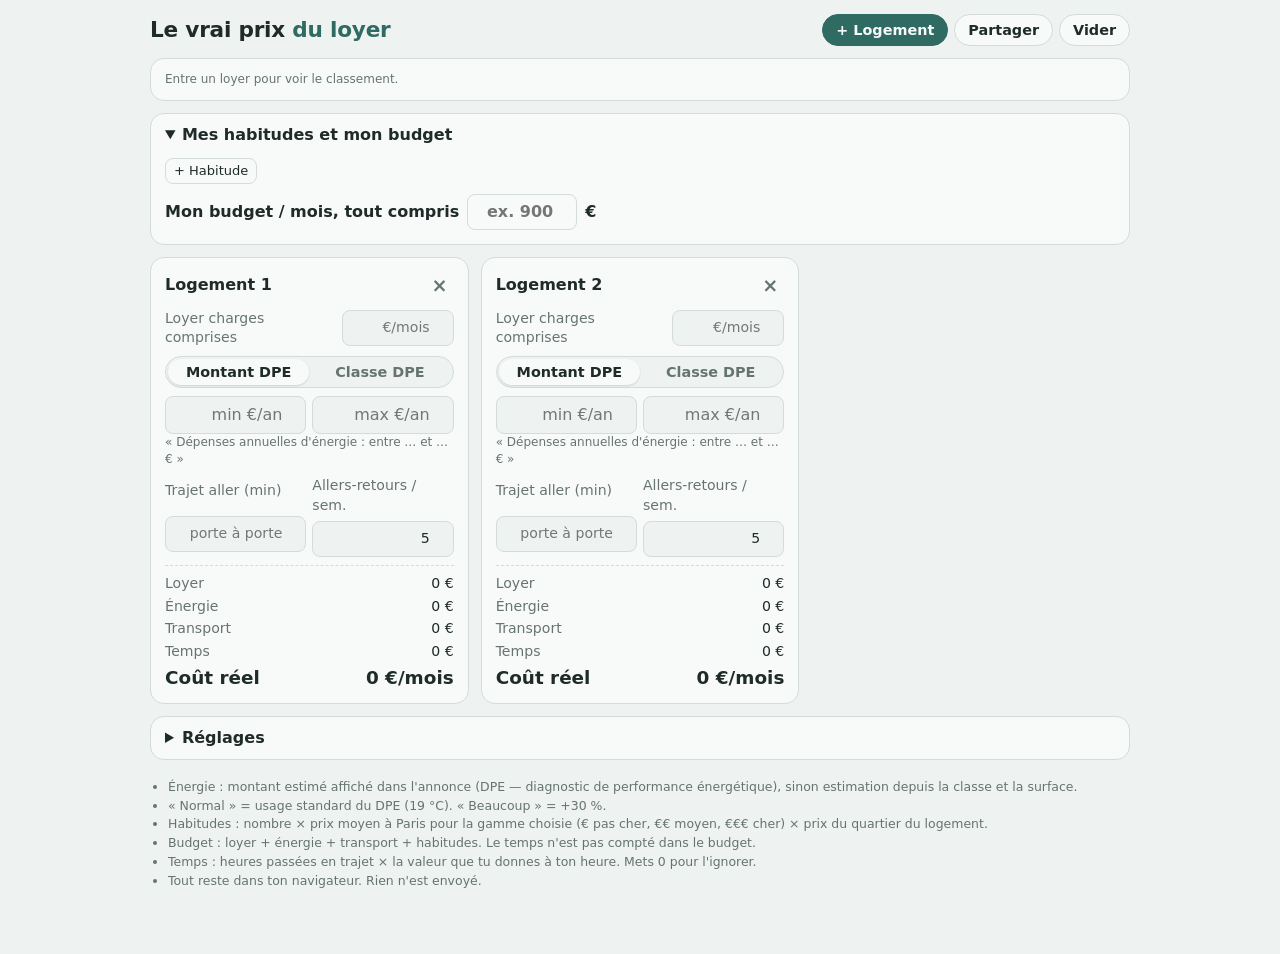
<file: cout-reel/index.html>
<!doctype html>
<html lang="fr">
<head>
<meta charset="utf-8">
<meta name="viewport" content="width=device-width, initial-scale=1, viewport-fit=cover">
<title>Le vrai prix du loyer — loyer + énergie + trajets</title>
<meta name="description" content="Compare des logements à louer sur leur coût réel par mois : loyer, énergie estimée par le DPE, transport et temps de trajet. Gratuit, sans inscription.">
<meta property="og:title" content="Le vrai prix du loyer">
<meta property="og:description" content="Loyer + énergie + transport + temps de trajet : quel logement coûte vraiment le moins cher ?">
<meta name="theme-color" content="#2F6B62">
<style>
:root{--bg:#EEF2F0;--surface:#F8FAF9;--ink:#1F2B29;--muted:#66746F;--line:#D3DCD8;--accent:#2F6B62;--soft:#DCE9E5;--bad:#B23A3A;
 --c1:#2F6B62;--c2:#C8873A;--c3:#5B7DB1;--c4:#9C5B8F;--c5:#6E8B3D;color-scheme:light}
@media (prefers-color-scheme:dark){:root{--bg:#141B1A;--surface:#1B2322;--ink:#E5EEEB;--muted:#8E9C98;--line:#33403D;--accent:#86C7B8;--soft:#22312E;--bad:#E57B7B;
 --c1:#86C7B8;--c2:#E0A862;--c3:#8FAEDD;--c4:#C891BC;--c5:#A9C77A;color-scheme:dark}}
*{box-sizing:border-box}
body{margin:0;background:var(--bg);color:var(--ink);font:16px/1.4 system-ui,-apple-system,sans-serif;padding:14px 12px 60px}
main{max-width:980px;margin:0 auto}
header{display:flex;align-items:center;justify-content:space-between;gap:8px;margin-bottom:12px;flex-wrap:wrap}
h1{font-size:1.35rem;margin:0;letter-spacing:-.01em}
h1 span{color:var(--accent)}
.bar{display:flex;gap:6px;flex-wrap:wrap}
button,.btn{font:600 .9rem system-ui,sans-serif;border:1px solid var(--line);background:var(--surface);color:var(--ink);border-radius:999px;padding:7px 13px;cursor:pointer}
button.main{background:var(--accent);border-color:var(--accent);color:var(--surface)}
button:active{transform:scale(.97)}
#podium{background:var(--surface);border:1px solid var(--line);border-radius:14px;padding:12px 14px;margin-bottom:12px}
#podium .row{display:grid;grid-template-columns:minmax(80px,30%) 1fr auto;gap:8px;align-items:center;margin:6px 0;font-size:.92rem}
#podium .name{white-space:nowrap;overflow:hidden;text-overflow:ellipsis;font-weight:600}
.stack{display:flex;height:16px;border-radius:5px;overflow:hidden;background:var(--soft)}
.stack i{display:block;height:100%}
.tot{font-weight:700;font-variant-numeric:tabular-nums;text-align:right}
.legend{display:flex;gap:12px;flex-wrap:wrap;font-size:.78rem;color:var(--muted);margin-top:6px}
.legend b{display:inline-block;width:9px;height:9px;border-radius:2px;margin-right:4px;vertical-align:-1px}
.best{color:var(--accent);font-size:.78rem;font-weight:700;display:block}
.diff{color:var(--muted);font-size:.78rem;font-weight:500;display:block}
#cards{display:grid;grid-template-columns:repeat(auto-fill,minmax(270px,1fr));gap:12px}
.card{background:var(--surface);border:1px solid var(--line);border-radius:14px;padding:12px 14px;display:grid;gap:8px}
.card.top{border-color:var(--accent);box-shadow:0 0 0 1px var(--accent)}
.ch{display:flex;gap:6px;align-items:center}
.ch input{font-weight:700;font-size:1rem;border:0;background:transparent;padding:4px 0;flex:1;min-width:0}
.ch input:focus{outline:none;border-bottom:1px solid var(--accent)}
.x{border:0;background:none;color:var(--muted);font-size:1.2rem;padding:2px 6px}
.f{display:grid;grid-template-columns:1fr 112px;gap:6px;align-items:center;font-size:.88rem;color:var(--muted)}
.f2{display:grid;grid-template-columns:1fr 1fr;gap:6px}
input,select{font:inherit;color:var(--ink);background:var(--bg);border:1px solid var(--line);border-radius:8px;padding:7px 8px;width:100%;min-width:0}
input[type=number]{text-align:right;font-variant-numeric:tabular-nums}
.seg{display:flex;background:var(--bg);border:1px solid var(--line);border-radius:999px;padding:2px;font-size:.8rem}
.seg button{flex:1;border:0;background:none;padding:5px 6px;color:var(--muted)}
.seg button.on{background:var(--surface);color:var(--ink);box-shadow:0 1px 2px #0002}
.dpe{display:flex;gap:3px}
.dpe button{flex:1;padding:6px 0;border-radius:6px;font-weight:700;color:#fff;border:2px solid transparent;opacity:.45}
.dpe button.on{opacity:1;border-color:var(--ink)}
.sum{border-top:1px dashed var(--line);padding-top:8px;display:grid;gap:3px;font-size:.88rem}
.sum div{display:flex;justify-content:space-between;font-variant-numeric:tabular-nums}
.sum div span:first-child{color:var(--muted)}
.sum .big{font-size:1.15rem;font-weight:800;color:var(--ink)}
.sum .big span:first-child{color:var(--ink)}
.hint{font-size:.75rem;color:var(--muted)}
details#habD{background:var(--surface);border:1px solid var(--line);border-radius:14px;padding:10px 14px;margin-bottom:12px}
details#habD>summary{cursor:pointer;font-weight:700}
details#reg{background:var(--surface);border:1px solid var(--line);border-radius:14px;padding:10px 14px;margin-top:12px}
details#reg summary{cursor:pointer;font-weight:700}
details#reg .grid{display:grid;grid-template-columns:repeat(auto-fill,minmax(250px,1fr));gap:10px 18px;margin-top:10px}
footer{margin-top:18px;font-size:.78rem;color:var(--muted);line-height:1.5}
footer ul{margin:4px 0;padding-left:18px}
#toast{position:fixed;left:50%;bottom:18px;transform:translateX(-50%);background:var(--ink);color:var(--bg);padding:8px 14px;border-radius:999px;font-size:.85rem;opacity:0;transition:opacity .2s;pointer-events:none}
#toast.on{opacity:1}
</style>
</head>
<body>
<main>
<header>
 <h1>Le vrai prix <span>du loyer</span></h1>
 <div class="bar">
  <button class="main" id="add">+ Logement</button>
  <button id="share">Partager</button>
  <button id="reset">Vider</button>
 </div>
</header>

<section id="podium" aria-live="polite"></section>
<details id="habD" open><summary>Mes habitudes et mon budget</summary><div id="hab"></div></details>
<section id="cards"></section>

<details id="reg">
 <summary>Réglages</summary>
 <div class="grid">
  <label class="f">Transport (€/mois)
   <select id="navigo">
    <option value="90.80">Navigo plein · 90,80</option>
    <option value="45.40">Navigo −50 % · 45,40</option>
    <option value="22.70">Solidarité −75 % · 22,70</option>
    <option value="0">Gratuit · 0</option>
    <option value="custom">Autre…</option>
   </select>
  </label>
  <label class="f" id="navCustomRow" hidden>Montant perso (€/mois)<input type="number" id="navCustom" min="0" step="1" value="60"></label>
  <label class="f">Prix du kWh (€)<input type="number" id="kwh" min="0" step="0.001" value="0.200"></label>
  <label class="f">Ton temps vaut (€/h)<input type="number" id="vtime" min="0" step="1" value="10"></label>
  <div class="f">Je chauffe
   <div class="seg" id="heat">
    <button data-v="0.8">Peu</button><button data-v="1">Normal</button><button data-v="1.3">Beaucoup</button>
   </div>
  </div>
 </div>
</details>

<footer>
 <ul>
  <li>Énergie : montant estimé affiché dans l'annonce (DPE — diagnostic de performance énergétique), sinon estimation depuis la classe et la surface.</li>
  <li>« Normal » = usage standard du DPE (19 °C). « Beaucoup » = +30 %.</li>
  <li>Habitudes : nombre × prix moyen à Paris pour la gamme choisie (€ pas cher, €€ moyen, €€€ cher) × prix du quartier du logement.</li>
  <li>Budget : loyer + énergie + transport + habitudes. Le temps n'est pas compté dans le budget.</li>
  <li>Temps : heures passées en trajet × la valeur que tu donnes à ton heure. Mets 0 pour l'ignorer.</li>
  <li>Tout reste dans ton navigateur. Rien n'est envoyé.</li>
 </ul>
</footer>
</main>
<div id="toast"></div>

<script>
/* ---------- Habitudes (quoi × combien × où) et arbitrage du budget ----------
   Prix de base = moyenne Paris, en 3 gammes (pas cher / moyen / cher), puis × prix du quartier.
   Repères : café au comptoir ≈ 1,50 €, café ≈ 2,70 € (moyenne Paris), Starbucks caffè latte Tall 5,20 € (avril 2026),
   menu fast-food ≈ 12 €, resto pas cher 18 € (12-30), pinte 7 € (5-10), ciné 13 € (Numbeo Paris), piscine municipale de Paris 3,50 € (paris.fr 2026).
   Courses : panier « célibataire » UFC-Que Choisir ≈ 204 €/mois × indice de l'enseigne (prix.json, relevés Open Prices).
   Le reste : estimations. Un prix tapé à la main compte comme « exact ». */
window.HAB=(()=>{
const W=4.33;
const T={};
[["caf","☕","Café","caf",[1.5,2.7,5.2],"cafe"],
 ["vie","🥐","Viennoiserie","bou",[1.1,1.4,2.4],null],
 ["san","🥪","Sandwich, formule midi","bou",[5.5,8,11],"dehors"],
 ["fas","🍔","Fast-food, kebab","fas",[8,12,15],"dehors"],
 ["res","🍽️","Resto","res",[12,18,30],"dehors"],
 ["liv","🛵","Repas livré",null,[15,22,32],"livr"],
 ["bar","🍺","Verre en bar","bar",[5,7,10],"sorties"],
 ["cin","🎬","Ciné","cin",[7,12,15.5],"culture"],
 ["spe","🎭","Spectacle, expo","the",[10,20,35],"culture"],
 ["pis","🏊","Piscine","pis",[2,3.5,7],"sport"],
 ["esc","🧗","Escalade","esc",[12,17,21],"sport"],
 ["dan","💃","Cours danse, yoga","dan",[10,17,25],"sport"],
 ["lav","🫧","Laverie","lav",[5,7.5,10],null],
 ["crs","🛒","Courses (panier du mois)",null,[180,204,240],"courses"]
].forEach(([k,e,l,q,p,f])=>T[k]={k,e,l,q,p,f});
const ORDER=Object.keys(T);
const GL=["Discount","Supermarché","Supérette, Monoprix"];
/* Courses : gammes = discount / grande surface moyenne / supérette de centre-ville, d'après les indices relevés */
function setCourses(E){if(!E)return;const g=k=>E[k]&&(E[k].n>=100||E[k].rep)?E[k].i:null,av=a=>{a=a.filter(x=>x);return a.length?a.reduce((s,v)=>s+v,0)/a.length:null};
 const lo=av([g("Lidl"),g("Aldi")]),hi=av([g("Monoprix"),g("Franprix"),g("Carrefour City")]);if(lo)T.crs.p[0]=Math.round(204*lo)/100;if(hi)T.crs.p[2]=Math.round(204*hi)/100;T.crs.rel="relevé"}
/* Enseignes au prix connu */
const CH=[[/starbucks/i,["caf"],5.2,"latte Tall, avril 2026","relevé"],
 [/mc ?donald/i,["fas"],12,"menu moyen à Paris, nov. 2026","relevé"],
 [/^piscine/i,["pis"],3.5,"tarif Ville de Paris 2026","exact",1]];
function chain(name,t,paris){for(const c of CH){if(!c[1].includes(t)||!c[0].test(name||""))continue;if(c[5]&&!paris)continue;return {p:c[2],s:c[3],rel:c[4]}}return null}
const gOf=(t,p)=>{const a=T[t].p;let b=0;a.forEach((v,i)=>{if(Math.abs(v-p)<Math.abs(a[b]-p))b=i});return b};
const per=h=>h.n*(h.u==="sem"?W:1);
const mois=(h,p)=>p*per(h);
const fq=h=>h.n+(h.u==="sem"?" / sem":" / mois");
const G=g=>"€".repeat(g+1);
const PR={ind:["🔒","Indispensable"],red:["✂️","Réductible"],sup:["🗑️","Supprimable"]},PRN={ind:"red",red:"sup",sup:"ind"};
const eur=v=>Math.round(v).toLocaleString("fr-FR")+" €";
const eur2=v=>(Math.round(v*100)/100).toLocaleString("fr-FR",{minimumFractionDigits:v%1?2:0,maximumFractionDigits:2})+" €";
const esc=t=>String(t==null?"":t).replace(/[&<>"]/g,c=>({"&":"&amp;","<":"&lt;",">":"&gt;",'"':"&quot;"}[c]));
const newId=()=>"h"+Date.now().toString(36)+Math.random().toString(36).slice(2,5);

/* Leviers : pour chaque habitude non indispensable, une seule option retenue à la fois */
function levers(H,price){const L=[];
 H.forEach(h=>{if(h.pr==="ind")return;const p0=price(h),m0=mois(h,p0.p);if(!m0)return;
  if(h.g>0){const h2=Object.assign({},h,{g:h.g-1,_cheap:1}),m=mois(h2,price(h2).p);if(m0-m>=1)L.push({id:h.id+":g",hid:h.id,k:"g",tier:0,l:`${T[h.t].e} ${T[h.t].l} : gamme ${G(h.g)} → ${G(h.g-1)}`,save:m0-m,h2})}
  const h3=h.u==="sem"?(h.n>1?Object.assign({},h,{n:h.n-1}):Object.assign({},h,{u:"mois",n:2})):h.n>1?Object.assign({},h,{n:h.n-1}):null;
  if(h3){const m=mois(h3,price(h3).p);if(m0-m>=1)L.push({id:h.id+":n",hid:h.id,k:"n",tier:2,l:`${T[h.t].e} ${T[h.t].l} : ${fq(h)} → ${fq(h3)}`,save:m0-m,h2:h3})}
  if(h.pr==="sup")L.push({id:h.id+":x",hid:h.id,k:"x",tier:1,l:`${T[h.t].e} ${T[h.t].l} : arrêter`,save:m0,h2:null})});
 return L}
/* Plan proposé : d'abord moins cher (on garde l'habitude), puis ce qui est supprimable, puis moins souvent */
function plan(L,gap){const pick=new Map();let got=0;
 [...L].sort((a,b)=>a.tier-b.tier||b.save-a.save).forEach(l=>{if(got>=gap||pick.has(l.hid))return;pick.set(l.hid,l.id);got+=l.save});
 return [...pick.values()]}

const CSS=`.hbL{display:grid;gap:6px;margin:6px 0}
.hbH{display:flex;flex-wrap:wrap;align-items:center;gap:4px 8px;border:1px solid var(--line);border-radius:10px;padding:6px 8px;background:var(--surface)}
.hbH .hbN{font-weight:600;flex:1 1 120px;min-width:0}
.hbH .hbN small{display:block;font-weight:400;color:var(--muted);font-size:11.5px}
.hbH .hbM{font-weight:700;font-variant-numeric:tabular-nums;min-width:52px;text-align:right}
.hbH button,.hbX button,.hbA button,.hbS button{font:inherit;font-size:13px;border:1px solid var(--line);border-radius:8px;background:transparent;color:var(--ink);padding:4px 8px;cursor:pointer;line-height:1.2}
.hbH button[aria-pressed="true"],.hbX button[aria-pressed="true"],.hbS button[aria-pressed="true"]{background:var(--accent);border-color:var(--accent);color:var(--surface)}
.hbH .hbQ{display:inline-flex;align-items:center;gap:3px}.hbH .hbQ b{min-width:16px;text-align:center}
.hbH .hbG{display:inline-flex}.hbH .hbG button{border-radius:0;margin-left:-1px}.hbH .hbG button:first-child{border-radius:8px 0 0 8px}.hbH .hbG button:last-child{border-radius:0 8px 8px 0}
.hbH button.hbD{border:0;color:var(--muted);font-size:16px;padding:2px 4px}
.hbA{display:flex;flex-wrap:wrap;gap:5px;margin:4px 0}
.hbA button.on{border-color:var(--accent);color:var(--accent);font-weight:700}
.hbK{font-size:11.5px;color:var(--muted);margin:2px 0 8px}
.hbB{display:flex;align-items:center;gap:8px;flex-wrap:wrap;margin:10px 0 4px;font-weight:600}
.hbB input{font:inherit;width:110px;padding:6px 8px;border:1px solid var(--line);border-radius:8px;background:var(--surface);color:var(--ink)}
.hbS{display:flex;flex-wrap:wrap;gap:5px;margin:6px 0}
.hbR{border:1px solid var(--line);border-radius:12px;padding:8px 10px;margin-top:6px;background:var(--surface)}
.hbR .hbT{display:flex;justify-content:space-between;gap:8px;font-variant-numeric:tabular-nums;margin:2px 0}
.hbR .hbT b.neg{color:var(--bad)}.hbR .hbT b.pos{color:var(--accent)}
.hbX{display:grid;gap:5px;margin:6px 0}
.hbX button{text-align:left;display:flex;justify-content:space-between;gap:8px;width:100%}
.hbX button i{font-style:normal;font-size:11px;color:var(--accent);margin-left:6px}
.hbX button[aria-pressed="true"] i{color:var(--surface)}
.hbR .hbOk{font-weight:700;color:var(--accent);margin:4px 0}
/*p*/.hbW{margin-top:8px}.hbP2{margin:6px 0 10px}.hbP2 p.l{margin:0 0 4px}.hbLi{display:flex;flex-wrap:wrap;align-items:center;gap:5px;margin-top:6px;font-size:13px}.hbLi button{font:inherit;font-size:13px;border:1px solid var(--line);border-radius:8px;background:transparent;color:var(--ink);padding:3px 8px;cursor:pointer}.hbLi button[aria-pressed="true"]{background:var(--accent);border-color:var(--accent);color:var(--surface)}.hbLi input{font:inherit;width:84px;padding:4px 6px;border:1px solid var(--line);border-radius:8px;background:var(--surface);color:var(--ink)}.hbLi a{color:var(--accent)}
.hbR button.hbKeep{font:inherit;font-weight:700;border:0;border-radius:9px;background:var(--accent);color:var(--surface);padding:8px 12px;cursor:pointer;margin-top:4px}`;
function css(){if(document.getElementById("hbCss"))return;const s=document.createElement("style");s.id="hbCss";s.textContent=CSS;document.head.appendChild(s)}

/* o = {hab(), setHab(a), bud(), setBud(v), sel(), setSel(id), totals() → [{id,name,base,price(h)}], applied(hid,lever) facultatif, change()} */
let SIM={},addOpen=false;
function ui(el,o){if(!el)return;css();const H=o.hab(),TT=o.totals(),bud=o.bud();
 let cur=TT.find(x=>x.id===o.sel())||TT.slice().sort((a,b)=>(a.base+sumH(a))-(b.base+sumH(b)))[0];
 function sumH(t){return H.reduce((s,h)=>s+mois(h,t.price(h).p),0)}
 const pr=h=>cur?cur.price(h):{p:T[h.t].p[h.g],rel:"estimé",src:"gamme "+G(h.g)};
 const rows=H.map(h=>{const t=T[h.t],p=pr(h),m=mois(h,p.p);
  return `<div class="hbH" data-h="${h.id}"><span class="hbN">${t.e} ${esc(t.l)}<small>${eur2(p.p)} · ${esc(p.rel)}${p.src?" · "+esc(p.src):""}</small></span>
  <span class="hbQ"><button type="button" data-a="m" aria-label="Moins souvent">−</button><b>${h.n}</b><button type="button" data-a="p" aria-label="Plus souvent">+</button><button type="button" data-a="u">${h.u==="sem"?"/ sem":"/ mois"}</button></span>
  <span class="hbG">${[0,1,2].map(g=>`<button type="button" data-a="g" data-g="${g}" aria-pressed="${h.g===g}" title="${h.t==="crs"?GL[g]:["Pas cher","Moyen","Cher"][g]}">${G(g)}</button>`).join("")}</span>
  <button type="button" data-a="pr" title="${PR[h.pr][1]}">${PR[h.pr][0]}</button>
  <span class="hbM">${eur(m)}</span><button type="button" class="hbD" data-a="x" aria-label="Retirer">×</button></div>`}).join("");
 const used=new Set(H.map(h=>h.t).concat(o.skip||[]));
 let html=`<div class="hbL">${rows}</div>${H.length?`<p class="hbK">${Object.values(PR).map(x=>x[0]+" "+x[1].toLowerCase()).join(" · ")} : touche pour changer</p>`:""}
 <div class="hbA"><button type="button" class="hbP${addOpen?" on":""}">+ Habitude</button>${addOpen?ORDER.map(k=>`<button type="button" data-t="${k}"${used.has(k)?' disabled style="opacity:.45"':""}>${T[k].e} ${esc(T[k].l)}</button>`).join(""):""}</div>
 <label class="hbB">Mon budget / mois, tout compris <input type="number" inputmode="decimal" id="hbBud" value="${bud||""}" placeholder="ex. 900"> €</label>`;
 if(bud>0&&TT.length){
  if(TT.length>1)html+=`<div class="hbS">${TT.map(t=>`<button type="button" data-s="${esc(t.id)}" aria-pressed="${t===cur}">${esc(t.name)}</button>`).join("")}</div>`;
  const tot=cur.base+sumH(cur),gap=tot-bud,L=levers(H,cur.price),sim=SIM[cur.id]||(SIM[cur.id]={}),prop=gap>0?plan(L,gap):[];
  if(!Object.keys(sim).length&&gap>0&&!sim._set)prop.forEach(id=>{const l=L.find(x=>x.id===id);sim[l.hid]=id});
  const chosen=L.filter(l=>sim[l.hid]===l.id),saved=chosen.reduce((s,l)=>s+l.save,0),after=tot-saved;
  html+=`<div class="hbR"><div class="hbT"><span>Total à ${esc(cur.name)}</span><b>${eur(tot)}</b></div><div class="hbT"><span>Budget</span><b>${eur(bud)}</b></div>
  <div class="hbT"><span>${gap>0?"Au-dessus":"Marge"}</span><b class="${gap>0?"neg":"pos"}">${gap>0?"+":""}${eur(Math.abs(gap))}</b></div>`;
  if(gap<=0)html+=`<p class="hbOk">Dans ton budget : aucun choix nécessaire.</p>`;
  if(L.length){html+=(gap>0?"":`<details><summary>Si tu veux quand même économiser</summary>`)+`<div class="hbX">${L.sort((a,b)=>b.save-a.save).map(l=>`<button type="button" data-l="${l.id}" aria-pressed="${sim[l.hid]===l.id}"><span>${esc(l.l)}${prop.includes(l.id)?"<i>proposé</i>":""}</span><b>−${eur(l.save)}</b></button>`).join("")}</div>`+(gap>0?"":"</details>");
   if(chosen.length)html+=`<div class="hbT"><span>Avec ces choix</span><b class="${after>bud?"neg":"pos"}">${eur(after)} · ${after>bud?"encore +"+eur(after-bud):"reste "+eur(bud-after)}</b></div><button type="button" class="hbKeep">Garder ces choix</button>`;
   else if(gap>0)html+=`<p class="hbK">Touche les choix à faire.</p>`}
  else if(gap>0)html+=`<p class="hbK">${H.length?"Marque une habitude ✂️ réductible ou 🗑️ supprimable pour voir les choix possibles.":"Ajoute tes habitudes pour voir les choix possibles."}</p>`;
  html+=`</div>`}
 el.innerHTML=html;
 const set=(id,f)=>{const a=o.hab().map(h=>h.id===id?f(Object.assign({},h)):h).filter(Boolean);o.setHab(a);SIM={};o.change()};
 el.querySelectorAll(".hbH button").forEach(b=>b.addEventListener("click",()=>{const id=b.closest(".hbH").dataset.h,a=b.dataset.a;
  if(a==="x"){set(id,()=>null);return}
  set(id,h=>{if(a==="m")h.n=Math.max(1,h.n-1);if(a==="p")h.n=Math.min(30,h.n+1);if(a==="u")h.u=h.u==="sem"?"mois":"sem";if(a==="g"){h.g=+b.dataset.g;delete h.nm;if(o.dropPlace)o.dropPlace(h.id)}if(a==="pr")h.pr=PRN[h.pr];return h})}));
 el.querySelector(".hbP").addEventListener("click",()=>{addOpen=!addOpen;ui(el,o)});
 el.querySelectorAll(".hbA button[data-t]").forEach(b=>b.addEventListener("click",()=>{addOpen=false;const t=b.dataset.t;
  o.setHab(o.hab().concat([{id:newId(),t,n:t==="caf"?2:1,u:["caf","vie","san","bar","pis","esc","dan"].includes(t)?"sem":"mois",g:1,pr:"red"}]));SIM={};o.change()}));
 const bi=el.querySelector("#hbBud");bi.addEventListener("change",()=>{o.setBud(parseFloat(String(bi.value).replace(",","."))||0);SIM={};o.change()});
 el.querySelectorAll(".hbS button").forEach(b=>b.addEventListener("click",()=>{o.setSel(b.dataset.s);o.change()}));
 el.querySelectorAll(".hbX button").forEach(b=>b.addEventListener("click",()=>{const L=levers(o.hab(),cur.price),l=L.find(x=>x.id===b.dataset.l),sim=SIM[cur.id]=SIM[cur.id]||{};sim._set=1;
  if(sim[l.hid]===l.id)delete sim[l.hid];else sim[l.hid]=l.id;ui(el,o)}));
 const kb=el.querySelector(".hbKeep");if(kb)kb.addEventListener("click",()=>{const sim=SIM[cur.id]||{},L=levers(o.hab(),cur.price);
  const a=o.hab().map(h=>{const l=L.find(x=>x.id===sim[h.id]);if(!l)return h;if(!l.h2)return null;const h2=Object.assign({},l.h2);if(h2._cheap){delete h2._cheap;delete h2.nm;if(o.dropPlace)o.dropPlace(h.id)}return h2}).filter(Boolean);
  o.setHab(a);SIM={};o.change()})}
return {T,ORDER,setCourses,GL,chain,gOf,mois,per,levers,plan,ui,eur,eur2,G}})();

</script>
<script>
(()=>{
const KEY="vaut-le-cout-v1";
const DPE={A:["#1B8A4B",50],B:["#4DA54A",90],C:["#A6C33A",145],D:["#E8D02E",215],E:["#F0A532",290],F:["#E8693A",375],G:["#D4282C",480]};
const ELEC_COEF=1.9; // énergie primaire → finale pour l'électricité (DPE)
const COL=["var(--c1)","var(--c2)","var(--c3)","var(--c5)","var(--c4)"];
const LAB=["Loyer","Énergie","Transport","Habitudes","Temps"];
const QF={"-1":.9,"0":1,"1":1.15};
const hp=(h,x)=>({p:HAB.T[h.t].p[h.g]*QF[x.qf||0],rel:HAB.T[h.t].rel||"estimé",src:(h.t==="crs"?HAB.GL[h.g]:"gamme "+HAB.G(h.g))+(x.qf>0?" · quartier plus cher":x.qf<0?" · quartier moins cher":"")});
const $=s=>document.querySelector(s);
const eur=n=>Math.round(n).toLocaleString("fr-FR")+" €";
const esc=s=>String(s).replace(/[&<>"]/g,c=>({"&":"&amp;","<":"&lt;",">":"&gt;",'"':"&quot;"}[c]));
let uid=0;
const blank=i=>({id:++uid,nom:"Logement "+i,loyer:"",mode:"montant",emin:"",emax:"",classe:"D",surface:"",min:"",ar:5,qf:0});
let S={items:[blank(1),blank(2)],navigo:"90.80",navCustom:60,kwh:0.2,vtime:10,heat:1,hab:[],bud:0,habSel:null};

function load(){
 try{
  if(location.hash.length>2){const d=JSON.parse(decodeURIComponent(escape(atob(location.hash.slice(1)))));if(d&&d.items)return d}
 }catch(e){}
 try{const d=JSON.parse(localStorage.getItem(KEY));if(d&&d.items)return d}catch(e){}
 return null;
}
function save(){try{localStorage.setItem(KEY,JSON.stringify(S))}catch(e){}}
const got=load();if(got){S=Object.assign(S,got);uid=Math.max(0,...S.items.map(x=>x.id||0));S.items.forEach(x=>{if(!x.id)x.id=++uid})}
if(location.hash)history.replaceState(null,"",location.pathname);

const num=v=>{const n=parseFloat(String(v).replace(",","."));return isFinite(n)?n:0};
function navigo(){return S.navigo==="custom"?num(S.navCustom):num(S.navigo)}
function calc(x){
 const loyer=num(x.loyer);
 let energie=0;
 if(x.mode==="montant"){const a=num(x.emin),b=num(x.emax);const an=a&&b?(a+b)/2:(a||b);energie=an/12}
 else energie=num(x.surface)*DPE[x.classe][1]/ELEC_COEF*num(S.kwh)/12;
 energie*=S.heat;
 const ar=num(x.ar),mn=num(x.min);
 const transport=ar>0&&mn>0?navigo():0;
 const heures=mn*2*ar*52/12/60;
 const temps=heures*num(S.vtime);
 const hab=(S.hab||[]).reduce((s,h)=>s+HAB.mois(h,hp(h,x).p),0);
 return {parts:[loyer,energie,transport,hab,temps],heures,money:loyer+energie+transport+hab,total:loyer+energie+transport+hab+temps};
}

function card(x,i){
 const el=document.createElement("article");el.className="card";el.dataset.id=x.id;
 el.innerHTML=`
 <div class="ch"><input data-k="nom" value="${esc(x.nom)}" aria-label="Nom"><button class="x" data-del title="Retirer">×</button></div>
 <label class="f">Loyer charges comprises<input type="number" inputmode="decimal" data-k="loyer" value="${esc(x.loyer)}" placeholder="€/mois"></label>
 ${(S.hab||[]).length?`<div class="f">Prix du quartier<div class="seg">${[[-1,"−"],[0,"="],[1,"+"]].map(([v,l])=>`<button data-qf="${v}" class="${(x.qf||0)===v?"on":""}" title="${v<0?"Moins cher":v>0?"Plus cher":"Moyen"}">${l}</button>`).join("")}</div></div>`:""}
 <div class="seg" data-seg>
  <button data-mode="montant" class="${x.mode==="montant"?"on":""}">Montant DPE</button>
  <button data-mode="classe" class="${x.mode==="classe"?"on":""}">Classe DPE</button>
 </div>
 <div data-p="montant" ${x.mode!=="montant"?"hidden":""}>
  <div class="f2"><input type="number" inputmode="decimal" data-k="emin" value="${esc(x.emin)}" placeholder="min €/an"><input type="number" inputmode="decimal" data-k="emax" value="${esc(x.emax)}" placeholder="max €/an"></div>
  <div class="hint">« Dépenses annuelles d'énergie : entre … et … € »</div>
 </div>
 <div data-p="classe" ${x.mode!=="classe"?"hidden":""} style="display:${x.mode==="classe"?"grid":"none"};gap:6px">
  <div class="dpe">${Object.keys(DPE).map(k=>`<button data-c="${k}" style="background:${DPE[k][0]}" class="${x.classe===k?"on":""}">${k}</button>`).join("")}</div>
  <label class="f">Surface<input type="number" inputmode="decimal" data-k="surface" value="${esc(x.surface)}" placeholder="m²"></label>
 </div>
 <div class="f2">
  <label class="f" style="grid-template-columns:1fr">Trajet aller (min)<input type="number" inputmode="numeric" data-k="min" value="${esc(x.min)}" placeholder="porte à porte"></label>
  <label class="f" style="grid-template-columns:1fr">Allers-retours / sem.<input type="number" inputmode="numeric" data-k="ar" value="${esc(x.ar)}"></label>
 </div>
 <div class="sum" data-sum></div>`;
 return el;
}
function sumHtml(r){
 return LAB.map((l,i)=>i===3&&!(S.hab||[]).length?"":`<div><span>${l}${i===4&&r.heures?` · ${Math.round(r.heures)} h`:""}</span><span>${eur(r.parts[i])}</span></div>`).join("")
  +`<div class="big"><span>Coût réel</span><span>${eur(r.total)}/mois</span></div>`+(num(S.bud)>0?`<div><span>Reste sur ton budget</span><span style="color:${r.money>num(S.bud)?"var(--bad)":"var(--accent)"};font-weight:700">${r.money>num(S.bud)?"−":"+"}${eur(Math.abs(num(S.bud)-r.money))}</span></div>`:"");
}
function renderCards(){
 const c=$("#cards");c.innerHTML="";
 S.items.forEach((x,i)=>c.appendChild(card(x,i)));
 update();
}
function update(){
 const res=S.items.map(x=>({x,r:calc(x)}));
 res.forEach(({x,r})=>{const el=document.querySelector(`.card[data-id="${x.id}"] [data-sum]`);if(el)el.innerHTML=sumHtml(r)});
 const filled=res.filter(o=>o.r.parts[0]>0).sort((a,b)=>a.r.total-b.r.total);
 document.querySelectorAll(".card").forEach(c=>c.classList.toggle("top",filled.length>1&&+c.dataset.id===filled[0].x.id));
 const p=$("#podium");
 if(!filled.length){p.innerHTML=`<div class="hint">Entre un loyer pour voir le classement.</div>`;save();renderHab();return}
 const max=Math.max(...filled.map(o=>o.r.total))||1,best=filled[0].r.total;
 p.innerHTML=filled.map((o,i)=>`<div class="row"><span class="name">${esc(o.x.nom)}</span>
  <span class="stack" style="width:${(o.r.total/max*100).toFixed(1)}%">${o.r.parts.map((v,j)=>`<i style="width:${(v/o.r.total*100||0).toFixed(1)}%;background:${COL[j]}"></i>`).join("")}</span>
  <span class="tot">${eur(o.r.total)}${i===0&&filled.length>1?`<span class="best">le moins cher</span>`:i>0?`<span class="diff">+${eur((o.r.total-best)*12)}/an</span>`:""}</span></div>`).join("")
  +`<div class="legend">${LAB.map((l,j)=>j===3&&!(S.hab||[]).length?"":`<span><b style="background:${COL[j]}"></b>${l}</span>`).join("")}</div>`;
 save();renderHab();
}
fetch("../logement/prix.json").then(r=>r.ok?r.json():null).then(j=>{if(j&&j.enseignes){HAB.setCourses(j.enseignes);renderCards()}}).catch(()=>{});
function renderHab(){HAB.ui($("#hab"),{hab:()=>S.hab||[],setHab:a=>{S.hab=a;save()},bud:()=>num(S.bud),setBud:v=>{S.bud=v;save()},sel:()=>S.habSel,setSel:id=>{S.habSel=id;save()},
 totals:()=>S.items.filter(x=>num(x.loyer)>0).map(x=>{const r=calc(x);return {id:String(x.id),name:x.nom,base:r.money-r.parts[3],price:h=>hp(h,x)}}),change:()=>renderCards()})}

const cards=$("#cards");
cards.addEventListener("input",e=>{
 const k=e.target.dataset.k;if(!k)return;
 const x=S.items.find(o=>o.id==e.target.closest(".card").dataset.id);x[k]=e.target.value;
 if(k==="nom")update();else update();
});
cards.addEventListener("click",e=>{
 const c=e.target.closest(".card");if(!c)return;const x=S.items.find(o=>o.id==c.dataset.id);
 if(e.target.matches("[data-del]")){S.items=S.items.filter(o=>o!==x);renderCards();return}
 if(e.target.dataset.mode){x.mode=e.target.dataset.mode;
  c.querySelectorAll("[data-mode]").forEach(b=>b.classList.toggle("on",b===e.target));
  c.querySelectorAll("[data-p]").forEach(d=>{const on=d.dataset.p===x.mode;d.hidden=!on;d.style.display=on?(d.dataset.p==="classe"?"grid":"block"):"none"});
  update();return}
 if(e.target.dataset.qf!=null){x.qf=+e.target.dataset.qf;e.target.parentNode.querySelectorAll("button").forEach(b=>b.classList.toggle("on",b===e.target));update();return}
 if(e.target.dataset.c){x.classe=e.target.dataset.c;c.querySelectorAll("[data-c]").forEach(b=>b.classList.toggle("on",b===e.target));update()}
});
$("#add").onclick=()=>{S.items.push(blank(S.items.length+1));renderCards();const l=cards.lastElementChild;l.scrollIntoView({behavior:"smooth",block:"center"});l.querySelector('[data-k="loyer"]').focus()};
$("#reset").onclick=()=>{if(!S.items.some(x=>num(x.loyer))||confirmReset()){uid=0;S.items=[blank(1),blank(2)];renderCards()}};
let armed=false;function confirmReset(){if(armed){armed=false;return true}armed=true;toast("Touche encore pour tout vider");setTimeout(()=>armed=false,2500);return false}
$("#share").onclick=async()=>{
 const url=location.origin+location.pathname+"#"+btoa(unescape(encodeURIComponent(JSON.stringify(S))));
 try{if(navigator.share){await navigator.share({title:"Le vrai prix du loyer",url});return}}catch(e){if(e.name==="AbortError")return}
 try{await navigator.clipboard.writeText(url);toast("Lien copié")}catch(e){prompt("Lien à copier",url)}
};
function toast(t){const el=$("#toast");el.textContent=t;el.classList.add("on");clearTimeout(toast.t);toast.t=setTimeout(()=>el.classList.remove("on"),1800)}

// Réglages
const nv=$("#navigo");nv.value=S.navigo;$("#navCustomRow").hidden=S.navigo!=="custom";$("#navCustom").value=S.navCustom;
$("#kwh").value=S.kwh;$("#vtime").value=S.vtime;
nv.onchange=()=>{S.navigo=nv.value;$("#navCustomRow").hidden=nv.value!=="custom";update()};
$("#navCustom").oninput=e=>{S.navCustom=e.target.value;update()};
$("#kwh").oninput=e=>{S.kwh=e.target.value;update()};
$("#vtime").oninput=e=>{S.vtime=e.target.value;update()};
const hb=[...document.querySelectorAll("#heat button")];
const markHeat=()=>hb.forEach(b=>b.classList.toggle("on",+b.dataset.v===+S.heat));markHeat();
hb.forEach(b=>b.onclick=()=>{S.heat=+b.dataset.v;markHeat();update()});

renderCards();
})();
</script>
</body>
</html>
</file>
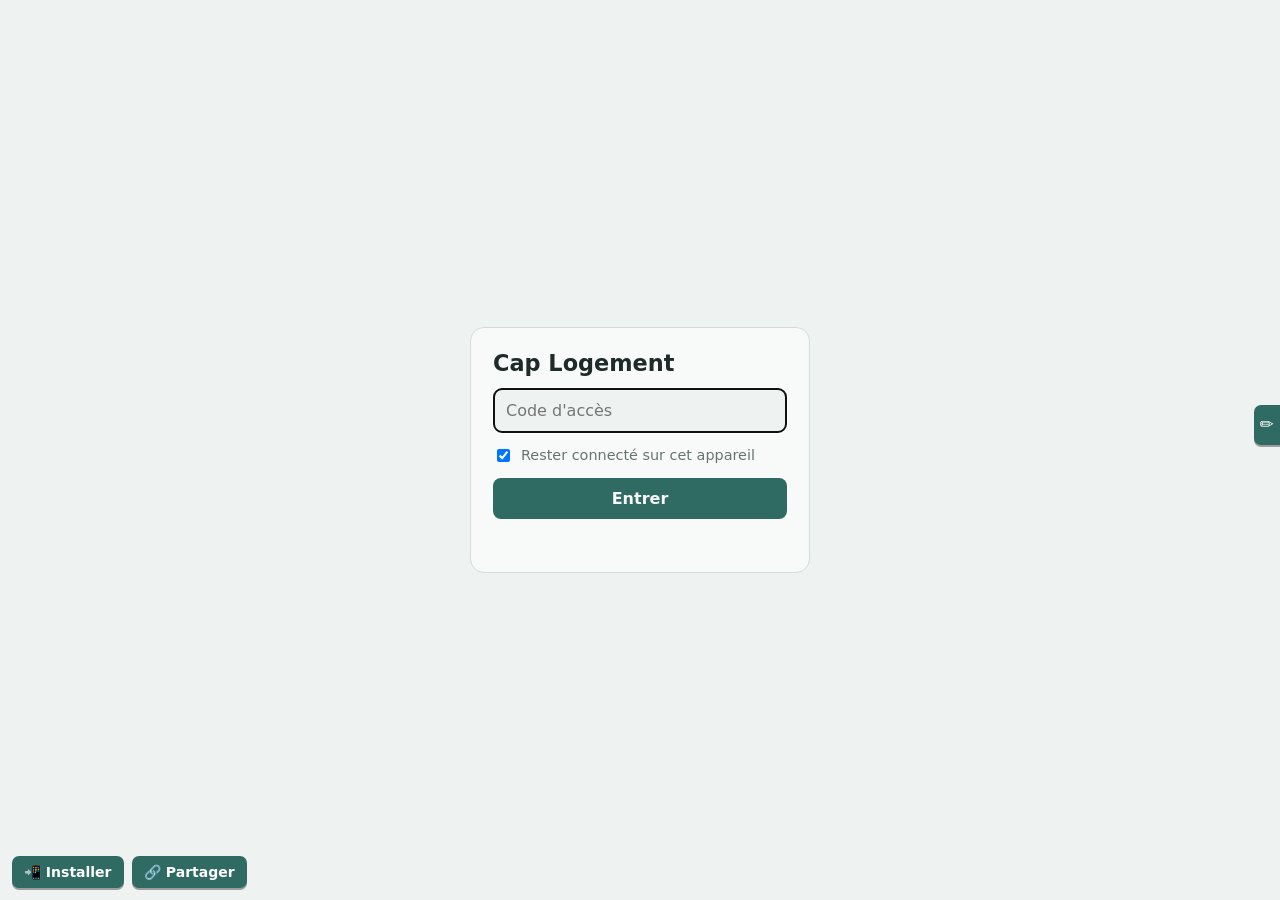
<file: logement/index.html>
<!doctype html>
<html lang="fr"><head><meta charset="utf-8">
<meta name="viewport" content="width=device-width, initial-scale=1, viewport-fit=cover">
<meta name="robots" content="noindex, nofollow">
<link rel="manifest" href="/logement/manifest.webmanifest"><link rel="apple-touch-icon" href="/logement/icons/icon-180.png"><link rel="icon" href="/logement/icons/icon-32.png"><meta name="theme-color" content="#2F6B62"><meta name="apple-mobile-web-app-capable" content="yes"><meta name="mobile-web-app-capable" content="yes"><meta name="apple-mobile-web-app-title" content="Cap Logement">
<title>Cap Logement</title><style>:root{--bg:#EEF2F0;--surface:#F8FAF9;--ink:#1F2B29;--muted:#66746F;--line:#D3DCD8;--accent:#2F6B62;--bad:#B23A3A;color-scheme:light}
@media (prefers-color-scheme:dark){:root{--bg:#141B1A;--surface:#1B2322;--ink:#E5EEEB;--muted:#8E9C98;--line:#33403D;--accent:#86C7B8;--bad:#E57B7B;color-scheme:dark}}
*{box-sizing:border-box}html,body{margin:0;height:100%}
body{background:var(--bg);color:var(--ink);font:16px/1.45 system-ui,sans-serif;display:grid;place-items:center;padding:16px}
form,.box{background:var(--surface);border:1px solid var(--line);border-radius:14px;padding:22px;width:100%;max-width:340px;display:grid;gap:12px}
h1{margin:0;font:700 1.4rem system-ui,sans-serif}
input{font:inherit;padding:10px 12px;border:1px solid var(--line);border-radius:8px;background:var(--bg);color:var(--ink);width:100%}
button{font:700 1rem system-ui,sans-serif;border:0;border-radius:8px;padding:11px;background:var(--accent);color:var(--surface);cursor:pointer}
label.r{display:flex;gap:8px;align-items:center;color:var(--muted);font-size:.9rem}label.r input{width:auto}
#err{color:var(--bad);font-weight:700;margin:0;min-height:1.2em}a{color:var(--accent)}</style></head><body>
<form id="f"><h1>Cap Logement</h1>
<input id="c" type="text" placeholder="Code d'accès" aria-label="Code d'accès" autocomplete="off" autocapitalize="none" autocorrect="off" spellcheck="false" required autofocus>
<label class="r"><input id="m" type="checkbox" checked> Rester connecté sur cet appareil</label>
<button type="submit">Entrer</button><p id="err"></p></form>
<script>
const PWA_HEAD='<link rel="manifest" href="/logement/manifest.webmanifest"><link rel="apple-touch-icon" href="/logement/icons/icon-180.png"><link rel="icon" href="/logement/icons/icon-32.png"><meta name="theme-color" content="#2F6B62"><meta name="apple-mobile-web-app-capable" content="yes"><meta name="mobile-web-app-capable" content="yes"><meta name="apple-mobile-web-app-title" content="Cap Logement">';
let bip=null;addEventListener("beforeinstallprompt",e=>{e.preventDefault();bip=e});addEventListener("appinstalled",()=>{const b=document.getElementById("pwaB");if(b)b.remove()});
if("serviceWorker" in navigator)navigator.serviceWorker.register("/logement/sw.js",{scope:"/logement/"}).catch(()=>{});

function notesUi(){if(window.top!==window||!document.body||document.getElementById("ntTab"))return;
 const K="caplog-notes",get=()=>{try{return JSON.parse(localStorage.getItem(K)||"[]")}catch(e){return []}},put=a=>{try{localStorage.setItem(K,JSON.stringify(a))}catch(e){}};
 const e=s=>String(s).replace(/[&<>"]/g,c=>({"&":"&amp;","<":"&lt;",">":"&gt;",'"':"&quot;"}[c]));
 document.body.insertAdjacentHTML("beforeend",'<button id="ntTab" type="button" aria-label="Noter une amélioration" title="Noter une amélioration" style="position:fixed;right:0;top:45%;z-index:100;border:0;border-radius:7px 0 0 7px;padding:9px 6px;background:#2F6B62;color:#fff;font:17px system-ui;box-shadow:0 2px 0 rgba(0,0,0,.35);cursor:pointer">✏️<span id="ntN" style="display:block;font:700 11px system-ui;margin-top:2px"></span></button>'+
 '<div id="ntP" role="dialog" aria-label="Notes d’amélioration" style="position:fixed;right:8px;top:12px;bottom:12px;z-index:101;width:min(360px,calc(100vw - 16px));display:none;flex-direction:column;gap:8px;padding:12px;border-radius:14px;background:#F8FAF9;color:#1F2B29;border:1px solid #D3DCD8;box-shadow:0 8px 30px rgba(0,0,0,.3);font:14px/1.4 system-ui,sans-serif">'+
 '<div style="display:flex;align-items:center;gap:8px"><b style="flex:1">✏️ Améliorations à faire</b><button type="button" id="ntX" aria-label="Fermer" style="border:0;background:none;font-size:20px;cursor:pointer;color:inherit">✕</button></div>'+
 '<textarea id="ntT" rows="3" maxlength="1000" placeholder="Ce qui ne va pas, ce qui manque, une idée…" style="font:inherit;font-size:16px;padding:8px;border:1px solid #D3DCD8;border-radius:9px;resize:vertical"></textarea>'+
 '<div style="display:flex;gap:6px;flex-wrap:wrap"><button type="button" id="ntAdd" style="font:600 14px system-ui;padding:7px 14px;border:0;border-radius:999px;background:#2F6B62;color:#fff;cursor:pointer">Noter</button><button type="button" id="ntCp" style="font:14px system-ui;padding:7px 12px;border:1px solid #D3DCD8;border-radius:999px;background:#fff;cursor:pointer">Copier tout</button><a id="ntMail" style="font:14px system-ui;padding:7px 12px;border:1px solid #D3DCD8;border-radius:999px;background:#fff;color:inherit;text-decoration:none">M’envoyer par mail</a></div>'+
 '<p id="ntM" style="margin:0;font-size:12.5px;color:#66746F"></p><ol id="ntL" style="margin:0;padding:0 0 0 18px;overflow:auto;flex:1;display:grid;gap:6px;align-content:start"></ol></div>');
 const T=document.getElementById("ntTab"),P=document.getElementById("ntP"),A=document.getElementById("ntT"),L=document.getElementById("ntL"),M=document.getElementById("ntM");
 function where(){let w=location.pathname.split("/").pop()||"index.html";try{const f=document.getElementById("view");if(f&&!f.hidden&&f.contentWindow)w=f.contentWindow.location.pathname.split("/").pop()||w}catch(x){}return w.replace(".html","").replace("index","accueil")}
 function txt(){return get().map((n,i)=>(i+1)+". ["+n.p+" · "+new Date(n.at).toLocaleString("fr-FR",{day:"numeric",month:"short",hour:"2-digit",minute:"2-digit"})+"] "+n.t).join("\n")}
 function draw(){const a=get();document.getElementById("ntN").textContent=a.length||"";
  L.innerHTML=a.map((n,i)=>'<li><span style="color:#66746F;font-size:12px">'+e(n.p)+' · '+e(new Date(n.at).toLocaleString("fr-FR",{day:"numeric",month:"short",hour:"2-digit",minute:"2-digit"}))+'</span> <button type="button" data-d="'+i+'" aria-label="Supprimer" style="border:0;background:none;color:#9C4A36;cursor:pointer;float:right">✕</button><br>'+e(n.t)+'</li>').join("")||'<li style="list-style:none;color:#66746F">Aucune note pour l’instant.</li>';
  L.querySelectorAll("[data-d]").forEach(b=>b.addEventListener("click",()=>{const a=get();a.splice(+b.dataset.d,1);put(a);draw()}));
  document.getElementById("ntMail").href="mailto:?subject="+encodeURIComponent("Cap Logement · améliorations à faire")+"&body="+encodeURIComponent(txt())}
 T.addEventListener("click",()=>{const on=P.style.display!=="flex";P.style.display=on?"flex":"none";if(on){draw();A.focus()}});
 document.getElementById("ntX").addEventListener("click",()=>{P.style.display="none"});
 document.getElementById("ntAdd").addEventListener("click",()=>{const v=A.value.trim();if(!v)return;const a=get();a.push({t:v,p:where(),at:new Date().toISOString()});put(a);A.value="";M.textContent="Noté.";draw()});
 A.addEventListener("keydown",ev=>{if(ev.key==="Enter"&&(ev.ctrlKey||ev.metaKey))document.getElementById("ntAdd").click()});
 document.getElementById("ntCp").addEventListener("click",()=>{const t=txt();if(!t){M.textContent="Rien à copier.";return}try{navigator.clipboard.writeText(t).then(()=>{M.textContent="Copié : colle-le à Claude."},()=>{M.textContent="Copie impossible ici."})}catch(x){M.textContent="Copie impossible ici."}});
 draw()}
function pwa(){try{if(!document.getElementById("dzCss")&&document.head){document.head.insertAdjacentHTML("beforeend",'<link id="dzCss" rel="stylesheet" href="/logement/design.css?v=3">');const z=document.createElement("script");z.src="/logement/design.js?v=3";document.head.appendChild(z)}}catch(x){}try{notesUi()}catch(x){}
 const H=document.head;if(H&&!H.querySelector('link[rel="manifest"]'))H.insertAdjacentHTML("beforeend",PWA_HEAD);
  if(document.body&&!document.getElementById("topB")){document.body.insertAdjacentHTML("beforeend",'<button id="topB" type="button" aria-label="Revenir en haut" title="Revenir en haut" hidden style="position:fixed;right:12px;bottom:12px;z-index:98;width:42px;height:42px;border:0;border-radius:7px;background:#34546B;color:#fff;font:700 20px system-ui,sans-serif;box-shadow:inset 0 0 0 2px #34546B,inset 0 0 0 3.5px rgba(255,255,255,.7),0 2px 0 rgba(0,0,0,.35);cursor:pointer">↑</button>');
  const T0=document.getElementById("topB");T0.addEventListener("click",()=>scrollTo({top:0,behavior:"smooth"}));const up=()=>{T0.hidden=scrollY<400};addEventListener("scroll",up,{passive:true});up()}
 if(window.top!==window||matchMedia("(display-mode: standalone)").matches||navigator.standalone||document.getElementById("pwaB")||!document.body)return;
 document.body.insertAdjacentHTML("beforeend",'<button id="pwaB" type="button" style="position:fixed;left:12px;bottom:12px;z-index:99;font:600 14px system-ui,sans-serif;padding:8px 12px;border:0;border-radius:7px;background:#2F6B62;color:#fff;box-shadow:0 2px 0 rgba(0,0,0,.35);cursor:pointer">📲 Installer</button><div id="pwaT" hidden style="position:fixed;left:12px;bottom:58px;z-index:99;max-width:270px;font:14px/1.4 system-ui,sans-serif;padding:10px 12px;border-radius:12px;background:#1F2B29;color:#fff"></div>');
 const B=document.getElementById("pwaB"),T=document.getElementById("pwaT");
 B.addEventListener("click",()=>{if(bip){bip.prompt();bip.userChoice.then(c=>{if(c.outcome==="accepted")B.remove()});bip=null;return}
  const ios=/iphone|ipad|ipod/i.test(navigator.userAgent)||(navigator.platform==="MacIntel"&&navigator.maxTouchPoints>1);
  const ff=/firefox|fxios/i.test(navigator.userAgent);T.textContent=ios?"Dans Safari : touche Partager ⬆️, puis « Sur l’écran d’accueil ».":ff?"Menu ⋮ de Firefox, puis « Installer » (pas « Ajouter un raccourci »).":"Menu ⋮ du navigateur, puis « Installer l’application ».";T.hidden=!T.hidden})}
const D={s:"yEMkVf6oU+Kv4rR77iDOuA==",i:"4K9fVaa9TNDHhv77",d:"jJ4kR8a5P/+PD+e5edDPui7aHLt22kDfFmrnYgA3KiYxKAdw3r6VnQm+Gqm6HWMH0hz2x0pJeCRQeGHcDrvmR5JUHOBFzzMottJFX3p5Mb4mGA4dKIH8HTxbVYHLDrhYG/pGVHdsSfgoaCChT/KfY7LX6mjj/1CD9FpDMofIeVkvTa3klO/FXMSJKsviHMenl/l5nCg6T74BJIHCH2va6RSMW3FL260SdM1TmMGuznczjrIlDWP/ZFsY89gywvGnPvFAhLzfHNH9fAol9ui79BI0++OjbRw2KdI7FWqdD1WHU3poi7np6IfiH/4w6P0sTG1C5jQiR4eNNmLof3w/Fqy+lZnxvAXY/B9szaRaQ18JdVEbEvtaqMLQbB22J3SeTULHWIBAAuMvGGNuZ6vMfI2vfaf6T/WHGf3s9B1w8+vXFqUwErBEEHQf5xbDADt9KlJeLuzevfXgTNfUTvpoAIRXRz2PqS4Js7U0wCUWQbKcTlXHa69GkdF4C/uWnIBM4FrY/[base64]/x51WNgE5OFupm/+G5o+wTyHHVlH+YQ9SGQy7w3/MXjz/oS4EwjyhcjnFPdncywEwEj4i+64MU/9mnS6MKRLd91v4LhdF7UxXDNHuqxWKaX5CdR2YWq/jac99rfXgSrknGaFy/amc0zFjBmVLy6tRn8ocVTKhwTG72Q6Shhxz3El/LzfgDpyrNTr/VaX20SC8dsGu0V2MzWM4SL6c4rsVcv6TQRvhdMoc7+2bzZ+PECZLlwzEqF0oKQ2IUzuSPcjFLqIiI4JD2w/ANpPGcWr/nAKluidxto41E/OsKZmcO5zZW8vH/Ii7eZYOQ+6lX/M1XWU2ChoJRLqDH6O+SkkhFIbhpUYZjabw8C3xkW6kPaahb8jZlxs8F7727qrRGAw1tt8saTXrnFDW9hPsmC2Nmo4BuhC236BjBNtwzVKgK8H7YJ3V2UIw5jCN8qZv8/WIxET2RnaX+gaIojqAY6oWBHjRbd7zkIkW9VhEmr5E4A1bpwMQtSeef/yvS8dd7mZ1ENDEilkvIkDThhjIZVGQRkXQm8yPBYdcQXJ79le+pkjOK5cZExB1hOq4VAsn1u1ZTdU9/Dnuhk3S/Nyfoxn3p1bIIrYZB/6EOv51XUZSDQtGLCsOb5cl5/xEPQS+NsCe4P8s4QE77+hNVH7n4OH4QcEoFceipD0gRYDKavqOtLiaH6TujOe9L45h2U2Gvf/hVhbi+WsYZCBSzKc4KMIVMmBnkzpywIJzGxkjm/Nb4VueW9Ht8YXWwR1tBm8zmK+/11mnF/jGsdI7vm+ubO1+t6OxmunSQx7zxqDMMzohZI7z6sBush018gnfwwEFxgOcyVqY/minQTX+VUA0rLjcjPDszSGgfpMW/QagL/[base64]/euyeMtMeJg66RlQDkR5X+g1pEW76vTo50ALjhTAqLqsA2WCkZPj4oC8waWPpluqz6iUzTXzirbuhgjxh/ZRXCGjB8HsJq50f7x4E4Es00OHq07K0pekN+t99jvLHNe3gJkgGBYHG2Mpn0m+jpVMUYdo+C8/r8nDCqMgdO5s8calNe4ecl8VyzUV5YAW/8CEWCgjCCyC30XDR3VrEHfRmF8L3hicDFVQVAgr/AGDtrc3inbTcyJl6ispHA4t06IzusjnkdIzcv7fjFHAPc021f89+41T6eey4NOUrDuMUnWHDbt+uYc1r9qN2/zLEVeT1G4UvVgqn274vTWaIhNSipGd1oSuAKMr9SI0iv1HIopT80NwCjq6q/tLhPf6hHtRZd5Fycf3nsvestvsO171mNxa4UT5n/fPKmgUoac3di7Jcgqgw5BGfwwWJnTm1+rJt2oZOA/q7xr5t0uV8csXsxZSrNM5xAaYfSIklkm2bjYJ0DhebbvNaa6YhQQ8ASp7d0iCb/TII27fkrHAgAtklKJ2edjP828avaqbdr5+hCtY868GOMt3AHpzUekz8vy29Eyry+5yx3fFpaayX24CxCQ0t4yAT9hOxTZZso5DNnYB9Mx14199o00Emw0sp06/yo50LhD1fZgfBXYGvyVHXOr2sMQbMyt8utcttEWgypXdziWJK5suLspHnLUSCDZdEcgq0lxxgWfDnSyvwUzpHzWGrCW4L/R6xsubEOJ/wHE/gwJFAwDO2DcwZiHTL96ugZfkAnefiUBi+aVRmqDMrvhJ3xlk7L+8Wzge2MoNXEmEPM7fVSTo5JO7qJZzJ/iG8j4z6Bc6WxIs1yu6oZSwtX0pfkcauD5ZRMj0L+6inP8dyLkSJty077GyKJGV13wR7tU0X2K3PniPcMUPcrMrR4hac6YX7uNt1n5rz8+KRkgnEtzXDQze4Jg7CDTE/bybWGFzB5g9Ghg1SHsxQHl1urDVG8tGxNomV7IEg00hXnhdpkiefjOcWDoSd1QI57G8zH/guFYtTozRGp6/cTORJbbjeZipoUdLATTdBgO/zi5hgTtwZ0ygcerhIzSBk4xLGgeuSRfgvDIugM6E2U/6henGkht8y8bqSd1sC32Pmi6fxe6tjyrXWhvceAMAfdpoq2DqmGkas5/[base64]/rNo0wG9zvznANzf0D69TtNjo/j7y1+jNbJSnE6uTU6OwVuwvKQlcWHU7mAftCOO/TKonwhZn1E8dIJuC0LUlmu14qxO2ybQZUwjoLgnvf3rQK3o/NHPozF/5rPWDOxlCbc9ozT7MGWyFJj28tzcMFxNSQtS7a1JUzsnwvfUK3oOfL/IdMhu1VqnM1bCmgutj0m3+7Yp2Pl2pphEBo58NTmwyUs9tGxR/FUNC/ty1XpE8x1RDPtj2cJjs/YdKlkfNjYLYxbmqzCD7GdsFbDQzSJKcm3bzNjYMdpKUVdb6BTxzCE85lXWuVqL2ez8MPQ60ChWXPHJMUSkKuQDjO1GHRow7zQ4II/590cqKa06ORRZ4woTadcdVJTRe/qb7DcyLcfO+CWubgcYvwgzd3PthHYKepjTA0dQWPV84hUzU9EXLfnicbz/w3z8WumpCChB2MqKACfv94cEJt4J4BVvyZlBAU/idggU5nVpjtjQGtn5Z0EJ+J5xTFVGW8oEOIaMqZK+qdZkcw8BHODthDYPin1qFEgDzIt25SpDryf9+otAibjiDH7DNKLKehgZI4KkG93oU8kh6egjTWj+A3Ya4AcW9teCCUc0ToYhJpmN3i7LMV/[base64]/jH6pnxC7EsqJ1ksSMVo1AfOgc5iUOXTrIsDXiaZ/tS1h3HuvN7EqsLyue509U+gPfK7X9bpDJI7O6HU6I41e8AH6U3AQPXQ64Lv9agcmqqPfhpMXXR78vpI9kr+Osg4gM2i3HEd3DXt+/xx9cjGyq/gGfxuM5Sr2iIn6gLKEjkj3/rwzGuXYfHQsYffH/gjZUJsln6YpD1xtgxBOwwqaX3mLMpNSSQvugWyC+WA3jAvmNUPDEsVeEP+NZ5YLPii71DNAiDLvvXHwXJ/aBQNRtJBBkzBdXx48PnPfc/1cmhZzyGzhPzc8XAKPHAyQ5Zg7tCuXTABTpM7bU61oLGTe+HdN7i7o9rm22RShpbk5gq8dLnLmHybu3wC3f84l5uJb9d15kVserBi7vcNX9uHJUrMoWNIRcqdZkoLbPVM8Z/8wsqOUEEZLgxGBL4rCmezT7FrrFdfrKfUQ6l+QJ38mABd9d/wxJ0UCEDJ/KxDfYX3AEl+A6fqOVyCb5xsPsAjVuDJJ/xeakoJR0V+1s9aB3fOutk8sktMk2YQ18hubQFV5EXRGlH1PQ5BXZX1fZOnxZfBHCeGt4bpXeuVsxkv8K/SvO+DHxShT/Hx4qmBrjecS0LGVLQch9R3yvgVeOX+Klef+HWPushrkbs8S+Io8Ia+Akjl1udnkyaYCiKXZJnkiHKx/ZG79in133peU15WAURKUzkUpyU6Wu36zhYj33BRjfwO4cc+IMOxKtcH1bZHGphevHjP50JgM/UKWVPa5SK9YjwKm47omIVqwJjJx0Hu3h17ZwWMMlCw+snMntkd0eOH2VTFrxCIqn2w406aIWFti0J3HhG1gOO7LLQGfFJp5Vs/0XAEonhVO83oi/MWCfhwMnbJuUxlF/OtGb6clAk02cv18MyZYd5m5FCtvNDyHx0nxPbUYlCpH4a6SXvJJ+lZczxOE0VmAXug1Ddw765ZpJbeY1/LSlpcB2tpgD61QgZZaPaYQO+126FfWmP5kkLdSutXUKiZtd8UdbJzSNVFSqMG7KL9l5OFpQOke/4qeqoS7C79qqnoY0BLIyZDQKI9Jwm9CnhlpYWo0ZOxWw/HkDTlmD67ac70HS1YRMdWnzHEdEZ9eigv1JlGOe7JXcwhs8/YNB0uUBLWCt2WaMitfkAcXyDtehOpiXjqxPcYPp+D9hRgjEAzmBKYiD0+S8TFd7ueSNEVXoEF795KvHmbhWsDkHIz6TvaN1srVPyWqEI2KziO65CsoDK4SrO+pf1HmRjg/P6Vtb8R/+4VTCzNIzo46v0oB2qlQ8SUVGc0L4QBw/FOLv63eKNSYx3Yo3Cp9Wyk5zEttErx56VmSzXvXPqRDR2ovm7reemWA3kkHXUsuu4M3JIl7d2gMzgw08fm2DiF6uQIVCErNSD/eE8aR6RAZSr4ffYUbU16iq3MbhB5zbQgTHeFyPE/ue8IE5dbarw0CKDtA4FVawBtDeeeNpiZYJClaZxzofnn74iSYZXwl28H4a9/QwyOX2mWHn6Z/axBVJJNHPVIEDK+SwUxlXCM+G/IV42i1dVmOgROLPpMt73ds2ohCKTWhWNAWLK9Pah8kZVzryCqSJLAOVEevIXoSonlFANQbiO2KHRvvT9xL/0e/s9Z/YPjLDQsl3yZnXoAperTkPMDk2wypxBb7d73Jq5t8rkNg4PEr4OZjTc4uD6wpTwEfIMBS+0maxyYNfCHZhEI1Hn0hyHyvBPq4XoHEU1i9JhFl5g9Xt9Mxpjtoywx4TJVG4+9SM2xWWw51LUs6q2mdd9kVEKA6b5Isdt/eyrwbTNtFkrrJko9vj6lnaeZWvCUanzbAEFFlizIh4AW+EKTfXMUI8zlsT+blicH4s6+Oxp46X5uu5o6TSvxHkBbpvvCIqprEOx88AK/scTPMVkFPp6tbDIzZmmmxWYb/EBYtU+iFReYUjqXsvlwrCWcKPEeXlAcihaT7bCo4RmSEyUt0EPh0KlwKlS7u9KGxK436ufmN/V1FM6068N97toBL2VjssPkGdsoWojQfEr0Mnb4doUHv2eek8DLWGcBoGYb2kTSKb8zSWDpIIVqa08xYLR0HexfD6hzauJfixkJwX3yoz1e+ebkUmqr8FQIAyBD7G8Z/xlsH3uEsLZo3N2PCGtyZcI1AgabNVcXFLaqscFMWgLSRoP73STCjOxViz7QJONifUek88Wq/EsNO7/98S0gY83r0rT+00BEykgxzRISw98ddYWudVdq2/5lYvGoZ71p4AgZsTsOWdJUloRf2ceQCK97Za0iNj4t3tdw4jIE0S4EUQtvr9cI3R/hf1lRR5BiTgdCtXIZIr4GJtxy46UfhpbeskqbbCgH8hZVQ2ytyaUReFWbZM8JJ+OC5bVqSlW3QnoiMPFNNC1GkwHFwzZMxMsr9V2YzFaxljVoY3p4S27jy3n15zVNt1KY9LU3HvluHYCBdCL6HoGa+C9dhLArbTSTO/qOliaI+LHsod6N6qglBngR1dHOPQ8sdG46raeFT3w1g2ab748QRUbHKr3cXiB515qzFfxk7nXEnqTB6Kbodjm/34TG88R38f/JIMwe1CgC4oEwv8RmZOMiCuEh5WVcn0Gr/b5KBvXyBLIWib0X4+bB3WPBxF+D1StvgS2lNYQ0WrPcUpTqmK2/OJmYRUpWOzyYjfh280SWZ1MZgJGJ/yIMXCTqdQxcDOexkSE0Mw8FM4QWvp3XdAygRlRcwb0YI3+/L+JwdgdBavJouxqhOCaVMqlw77h9F5Hn+mjnjDjktU7BPYiuM/IH8ri7wENln/B8cWovhoqQSszPtpBrHqTWNjusm/Pcu1KxCLoWCL6npUrldq23pfWmYv8wjNUG1hK5HI1pbbG+4IGOolppi2KWfjp1+YIc790YkUdMiddfvZ430RvfkAJU6mRctaRFlKwoA2MFrk2cafEt3UcwJJNR8HFv/29bmNXiKlFE6VvU+CbA9JKaSfUXH7HJnlGQntTIPxbSUoK2sgqvQY7pEnsWh9SMCNVG/RuM5p+ba8cAbZLyt9l7qou4Hqeds7ti1JJvJZxncASmEQIrxx/EU9WK8PXykI+PK0bsvLzzEF5XJF8TiuD+XftmXPSvNXnW8spu9V66xF0QMUjmCoOcxkjHazCzYpmWMUMFdFMEUYfjiycuLNd1MGQUm76T2C639nLngc7bEyyMlTSbMLNgQG8SNsmmT8MLTUnZnUTU//2ky3V+E8B7vW261F06H4kQXaRDzamyocP7iU4k1rEyLKRbblEQOEpk8Cix8+DbYeIFDTCvQWUK7MH+RpiVkH54iMXcCeNhC2INJykIjohyI+L9TAuPaZkRMhWQR0flGWhEaQ8Ocsp2uGJC9+9al4xEBeyfhofMIbiKyvFMxB1wqZZOFtPhtprX8ZZ1/WhgDIkOs6biEkCMrAGBuRyZI65JVKKbGQQ1txWIU8/cM1lt6omtuwVHkTJdZLDQeY/ys5dkjAX71f1QHHad04/CMJ7AzmDhjOz6WD8cmVayuRIgh+A8y8txg5j4OikQrc3AixccnXoUr13wXbkLRNhQW2UJw3mSpoYoiIkf2XSJoM42wQPiYrVkN7qTHUA5tQ/FXmIsREGNuMUwf/wGXjuA5thW+q9LJ9c3oCgr9nglseS8OAnzRrJuL7ZY5ezLtq92+gwjsXzg3t8gWBvwgVvZRrte1cXkILSXORx3y6oTaFCIdOzFid8C3GgX5RI1oaf+jR/tdwdf2MIBNUWUZcGb5rhbTpGpcwfVutkpAZVneNpCLRWpxj5iJ2Rq405F90n6jiFx/+FHx32p3+sSDSNj0e04+TdQlgbHUkQPZYVQrzh4qVhTkIR8gwnW9y50YniPUycHhy/UMZg7IQQoEPykid9NXaCYG3/tid0SXHwozVx6S1hMTEG1c5U69mJwfiTeIqlAXELve/[base64]/rMZH9Z/B4uYVmQ3/XPILNVw5+lHrI6DltNM3K3S6thpQv3fFJshM9OwcPL5KKOrRu05nCL4sLbXPcY2KljXGF4Tqv/uaATPUiQ4ab+O3jC1TwtMtTM1HbthGYwY94iNfxx8LTeyUHgbUxeoV0pNxmUHEji7p8lwCNdpZ2KHkHPUKDcdsMXt79DdCm3M2+9/7UTCDoqeZnhlEd4LHdGP6J8NXTUhMZY7dmpLjmOxZBocgy9Rw3H3o5ZMoh9Wdq1B8DOsqzqsTHfzxcFk9ZPGVgYNCN9wBpu/CFtMuzhY3DFrhJYTc4XteoILXiH7wlTJM2PzUV99ZjjxY34wfNmNNXAa1r7He8dsX1jhHubhMLj0/GfEhPPPMgoaOxG8AXuLJ2OlXY/AIjY7/mMOtpzqj/531K7WYbQlQKZe8ROc0pZLAJ2DTUrn9BQu8zzF58SBO/jn9sK5kv5t13iLumg2ItqD5FJlqukE9XdkJSEIbkDGCm9fmnHAnb7NSEo0DPgihS1xaSzGATydL5m3cDNz3mHzeu5P1cFb8KqU9pxumtYxId5l/tS/oby7mJ4t8MWzP6z8Y8lXr9CEQUrNBd4hocRWrNRvusoIoNkFE2oCvFjMbS9pxA7u/lE0f820xRO8gTYC7i9hffeDXs4gxS0xlUTrbXB/QDbULdMA487mpsDCzqoMfUVw+Y1yVK00U/TK+Y97FtHHx0N7xLfAzCxQ/EKCcuEe4thnzrcKP20XEhjgEh9D2OwfAlxQ5+kfRTkcRTxEfgsVdDhEhGNQpZIOcWhASc38KAvovBUlmsoHigYOX4Pq18TpDUA6Rlp14+FVzC8iM97x/qiQH5PZ58WQbCsD6ItRPmh48QI6EtfxEscst3O/6I5X8T0SqvrEzsOK0UVc+AQ5uHgiq+Pvct1SNYplgefDRGw2XYKsTt+yujCMKpDFI6Q9z5CQUREFOlhWLKrLmuef6APsWOS4/0B2GwimG5oRl7ANCdyafedihh+2a0uQLdQb7yAgSmADd6a6gK7aVjDMvb+fUjIQMGLayOs5k22g64LEm6IQ+hJuwG+nXsyeCfFoYOcQB44Al7N6HTA+3vLmbCxq/6zJJ8U5a3wGdKXsHFXFUJOmGhTZ6wN4oo3ZVs48/SESFvqgkDP0wem6m2UpL/ZkvJ3/12GlYRLp2d9hPfLMGSHWg0+iR/nPewQyFwfNMG2vQtzHfIqFyGAFgGWZqn2g8AWOU3Wy8b98/9HFAFU2AML/Nbm5plqPdqeyziiZ8RIjw7iiYe+09P91FaE7Rcd1hJaIi0jaqeaTGrp9Lw5dYsndvNmH3212cV8x9GgQMCUeJoRGi6ThRE47H3EQJ5nk1P1ZT2peMAfSkTfXwDiif9R70D3EMzr+eS2RsJWgCoORg21IbPDUfu8LSUuyAohGwzm3ymW6UDO3s5alKIkzp1OzfR/xQ9HKV04Qmph/rcV6oJA3C7wxl8vsSmS0XV3gx1HqYMm3BlIY+X2BXfUYjvesUAurGYAiyrG+oTRUrsTPu7k/5nBG+uy5jcXcxLDt2QmhB0nYa1BL4oCiYvCbSHzFWSNdwuD/t7Lz0mqRPc+iJeWVSvM8mCn5mssTv1zQGmVrg7AySMypuwswB5QGKHi7rGVilxmDaU048fIC7XPLqwBrzhVRAShlKOIhSQW1bcrg5Su3YZIb2Mg+M0BkiCb/ahjlqBmZhPGMAIJF6TGRMjU3I5nlTdaGpEf7XRIiqPDUChVCfvuqTMN59c7cCwjY0/d5drWKAPAGeoNMjFwcFKRA5kEvGyssjJ1S9tLS6cqDVLq82OBIr1HipgP3957jIfxKpJ1S020HMNAll4jv5nMKZ2BVOeLZ4wtegBPwuanitp2DlY751NO7SIkOIf2NJJRIi6eyp/yL7uQpeSb8bHqrkB/hiKaIfgzDsWlCyFBmr7NG87m/RRrgDvtLnMAnD0T+GxDU3j3PpnTHstvU80kUEHmEwkRLJBVr+EdAiOOh3Z0rtpyD5nkVb2dx72RYRoOFwcng3GD1B4AKSAjiiGB8uWTGd4t0MWY5PoCKEKAgqNSfta50+WgPlc+bNB2Q3rOmC90U/tYgEgBQJhLK4fFbj4oQJhscfN6M1XArzjYLx89PJEk0sQXzlHtL1sSDVnO5iK1g2niwBxqkonRU6SBWbHnQi6qbgiP/pWrEeeMaIjozgjBzhhXqBTDGtEKdgkI1bJDdJFwxfdTS9XPFiymBH9q6u57Kt4b4z46gKm+OI80f3caF3U6i7jTWyzzJih5uOGmbVdeSP9kyZNbPkdOUzDGp46OK/R16JGVpShOvyuNf0Paq9MTsUJf2wH5G04I1Ej6G7kJL7gZLrdbzmvoZe27QImvIhHO61uhfbHJNtcuS1ciQIu3dwzqHvlEtct1gPfBVVsw1pG2UYsT0JLwuKlNBR6I7mv471cuu3qfQSbF/hSMPgEz4WMqti3eZxO9AZEEQ3cmZ/rRvhnnFqXKLXhERg6SVU+qet61OqOj+XqM1vvfnIQaftoufBW6hbjxbmNlUcMw8OYayzCcZcj/7d70t89BUglY/OixT9/T9yC+fMkbk1FShs9YTArxTB5RVTtCqPK21y7INDS3c5kqeUrtsb680Kbd/WkVp56+zNok+e1E5ygyiS91qXdXDsxOp0llWvUOm8LxIstZGEU/gM+a9wxIdhV5OSF/khlJsDhF1Newe9qSu1ju18k7SguJUm68NUzMdx/kNrmnta60zgSgRMnAsqpIpaGKQh3+TmZ5mlhruIeN0Wu40DyXM3j6NI47YpY8yBtLRF3N3sRvFojtG8o2FvaC5XRL9lwA2bXlLHeCZSmkY/vnQt3i50Gvf/fTBjSrEL1Xo/zI6bFlafHCvGCltOvmDOll5335H28PGNY6XjowD+7esyah1CHifmxD/w00SmY0VaFPAPF4BAXZi3Mf7TfyGuNWLNdN9xpw3QQdm/ZfAB5LPK76wb7Ut938Ienoiy9ZbnrnzQVIZDev+MAdL8hlcLw+yHF/2x5cHA1S5IClvGcSKJ5q5rPVJo8APF5XrRAVCmaNt7VvtR3Ip5V22aS0ByO8J36h3VoxnJziw/XfpiZrSUZbD7pH256DI130j4vS8eXc2Hw8KgVqHnADWW5/[base64]/914PUKmhCP/BGXMkHG1v3HpXx2IPLJtZqOcCmWGZ6lzODZICQqjv24Qw8YBkwn4ZPVp8hh42FJ8OcXL5NRqBmTMorvKfYVuoknrf35qk64DmjH7A6Q/Pq4HJpEqjiUTZmMjQVLWnUhBrLt+aPb2ymhHOHbysRv49/6WM5csayPqJs2jLtzUmS27VyR6XQzPf3NoTT04n2eGghisCvB4OosUeNWGFy6kBgkvle5ZsF7564Ees74SHqv614NFS10D0GgOOXpjBclpk0eFek/h2RmTnYNpZSPgDeEKhHGapQDql6LL7QFSmeIk9W/noTqu+ucPBVZhcW/S0Jo0xvw8ozxHJ6wGzjDGmMqMNvuCnJEUkCcnop/qZN8KojHRv031zYCD98/pyeV2xzrfDSNdS+5ODOVxjchmRn9ZHKAoepYSvr2TO7E6wKTeYrTDGDrDIP/B2kJBSGeI3qCFZtrlkHlB7YAKVr7IXCRA47ajB7YZ1vPRsxHrwYnk/+fIKoJk12tIl5I4g4LCAKjg8ossJAjoRAEAgbV2+QHqam6NjTp5mZN+nwjV3KkzX4TG1J0q9HUha/0FatM5ZcLuRPAlSqngKpN+57o3LqzJramNj00sE5vj6jLGc5WKhAsx6WYjsIuU7CWNV+Nu/dyRcczmw8YJuSsHgWPF+nOohIaZBcq3Va7pePWYWK1mbfFsRrNgr5UYJU3AiArDBgps+Mu3w0r8KzbnpBes84r0tdFm04Uc3Jw15vX+Y4j40HQsAPZRO/nhyuvxvMpZMv3sHyD+bKE8TANUM8buBjeMCdLIFEfrWrjPQ+2oG8VccKw7Xv58194lX85KsDutVD0fMupHNBUvIH4HsXr0w0iMQYVeiKYTPd1VwQ1YVnBapBrBftneN7631TjhEIIH+7ZE/uL43w6bzzZcJfUZ+c0tWw/XMZpUrykjPwdRvuPNSO02veSVy/zQW8mcFJwRWdyQVlZqnPl46OYrFoWdZSjW93tzhsHc5nfJJ+JWvCaRmSjlzTgNAiu28mN6JDWL4pq34SiFHvlZOEJIz+YSYsf+7U6/KQH92Wx+85Q79lZynJH0ZRylAlMaZEm9ShPt37DAwLk3j9VPCCOx2CgHtHn2zJWJKz4ON5FCgwjAVfcYO+hi6XVJFWmqY7zPkPPjjPXYFJRk3aUFXHJWNfecw/f3aSCUjpehhyBNQFbSwDZ7nMK93hyknzDKa9WhPn8QU0+F8+lUALDRK55G3ktqEtQOmK0s/mlq77FvPUYO7bUqL9Iar57jqTU+pyt3k/PSSzrOUA5WFcCBwjiTYNrHx+k9QRPhcWmOXJ0qWflnkInCNsJxO1LzsR+Esx1Ogm0S2uGm68NI1aM4929+pRgBDhOjNL1lkce52Ko/K7+AvTPczYQh9n39aQZ0/HwonmS5KYwE0fz5godhGGyPovLtOF2VxbdjT8vOP+Me60yppTiAGvSuWiURhDU3iIg3+9Fx5+WfjxWWzq0LNBCWTA1cbLoBu2aFKHjpJhIZZRWibl51cxPniF6So9piMMNdNRmHroLmii8z1t/5SGNlJ4aJu7CgkN/oCLMi+zyuehcM9PSBM5ooc7I2oMZsxycx6S4rTa36mpJGZWC9KwSbHeyFUUSbk5OjAllbSLohFCzcX8ySE0eCI4UW4k103EgQ5AC/ViPVLrHiaxoKLF8vuJsPL6YM/ufsf3BtCSWqJsmpKB/3ZiVeWB+lREQsgGIUsNbQq8AJU26qiRvxHRCJpgpKZM1phyJ2TKdBakNxeAJBFiY3oo6f31eWw3R9AJrUt39n6DudlADfuGRrUTLGgdIJ7yL+q5/yawS8aYXqBbBPTdVbMRp+hLRGHgcypSfHoh+X6WVsqCNGN8+BwFsjzHpag1bC4i+oc0kFdQjCkMqayl57sc83eudahZac7jyDNoCDY3Jm4R52eZUn4rkn/SosotZ8LEnMh+VsxjNtgW1ImGidDbQpnIxL5bJmgwcMFKV3eXYRIW0wuMTkXX5FYfbljY+m3BFDReON5/otB3zWgw2ZQMmE6+n7epNkzLQf6fpaQTfLTx7XgSIeLVyDANeJyxk8u8ADcmJniXVuu6yGAfRvzaFNZAdn21FxVJc1AZ2fGjf6OzbmneW8o/ohRFqcKTc0qJwuwhyOFwRzJTatFrrUBqf9IFPBMUI0litKwz6kAE5yzOZZQSNkERIzPVT+zWmsGHhB7vgdfZPHfJcdVg/EEbbMP090r5/96b6RJjsbqXYF+wEL5JuJlGXSwsqbU3yC7KfrFRF+Cd9mmfRa0y0kx2ZjjToIILlh6f3aHZOnA/[base64]/xz1Gn17u2xa2trBNq5yclUs40rnFjDELCHiARfpv2+98wOI7SyM6/[base64]/5wmuoeZ2Wh6vUscR3j6mWOR51vo4VX4POmcJYBWwfqmjKUyj/T8ATWAlT7KFuRp++Rkkfu82Wp+HwTeDLWZmut8qf8T98CkXgxuu1Tz1Wxp7B4+Tma9mK/K5h+owQmcHlWN6bdPKMsRAKyATfta/Xzy4lMUoMmjB+APQVja/9sgy1FyBJqZ5nNWdGuI3VmfMlxumbC8mO6/5CyQvd7xVASXwT1efyJNOjA11FcL0KbOnUOS1/gu/KZB0g9BdaMqV3DGYrSrI3tuhM/stvzo4Hzc2sItJmw38Z/lH49HI6ohnDymo+40eh8tKn6afKNOrnrskinxlsrK+wK2KUnhbW2rHLm8xR/itWzaWZRHaGhnLmHRTBor6aYuuX+xRh5ONE590JXPcNLtlkhsJmy9R5smQdaG9iEvcTr48liSHn5yFZc4kJ0S0ElSYVh+SoYxqjk2hVnrruz/s8cSoTDysmxEyQv8T2wBdYQWk6svPnU1kXPTTaFN2WFEVTCdNIUiubmPdIWSxm93H5tergMpU8w1FQsdyGb0aBsUdeh93hyoawxU57l7sTaqh6fEQyEVwktbw2mhFdNzxNcWIjwpcIpONZJaDWhcG2GaRi1M+S2KaMt/QED0Ng7tDgokjum/WIHCiVYi1SqkQZPoy3Vf144ooAu3RNnzZp4cswsLfrvmkC756phFAlH1Yd3GXWGcf9QxP9ca7NU7BgtOFWE7t0sfF5TclXeEq2RYPFAyh32QROG52NZkGgFDsNcrkIw8Gf7ZLW8N3IRNm7QSoOXoGMq0PwLp9/DABLuLMjzXv7q8gnT4NsDMLez7B83yNwO9B99punfHPI3rOg7KtJcvvnBzfMmuC0vgmwEdxUkkpNnvRIwSrkSYLeGkG2BdKoqNTmtapa8F3n6yPPuSV7o1sBac4qnr//ZRr1iQuor1XH96LdxqQbAYybikRAiUrjNCZiJSW/9EC16ojskYghX7Sl0hkk9sapMGYD+40SidOfbFH2HOVaJdQjQEx5ajMkbQoIeqPgymuHe9bz+LM8LM/F7qdQGX9i/+Lc8D9W7YFL2mfWWpUB6O4JzqRWuGSUctnmVijFIWWCsBt0Nbv+GNELcpwds1kZ0Hl5wGrvqamwbgTlh2mD8EIfxQn6gEafoXyWYUvMdVWliKGti8nDtSW3qd1sPFsmdA39ZRhv3+rzD3YFAYNTKq4AeHTY+UldKfl/zcSZo5SC9RNRM+hc0sZ+j/[base64]/DbOPdrmRCScl7vKe/mG5QsuZCfOBhm8MUng3b+J0+BRtqqYDNvx1FF5orfnxdj0obJQu1aOS+iobElJwaVRpfRj44Mbx8Wjp8oaappS+O8Mn/50l9JvqXKq2dMTUOMiCGUjtPBujTt7YtYOnBnipup1t2bxAkmSa+nOJqOapwbT7RHoQiXxApz1kSM4Tg3PIMxbLStm3+ANt4Y6kpgg0pThlwXlWPFlVH/1PG7/[base64]/313ZL5Ck+vRLBYQ7N64QsWbVNZ4OMmgbOVhOS/zkmeUmfy+SzIg7XUjhmc2GSSVC1WTIzNh6uY9fIODaoK17WXhGq4YHSQjQBJjuC2NNXhzMFwKjTg1W2NJt7ox7KtP8U+LtGwaJ63/Fwek2SbCglp9ervqVgq0mb5DeTGzm73meVtS4fJeKOq6deZ4PgvpleXnaVR410Xk/[base64]/ln/AX8Tj27V/[base64]/YxROfD+UrNdULDMjjuOi0uTyhc4c5tKC3tg2HzTQfcf20qiFyPAqaeMv0189ac7DK+e64DVtNmoL30C5bqVWQKGZbd/FVQLexX/1J28Ahbx/8cHLFhc8Za9GCsTy7rBW5vdUhoBqfec7A2Uk1wCL0HnloeanxYXiX7E4NtNOmwvQa1qW8HLJs3V4Tzxl2+T3cUVPs5dO7xGfBJhojckmfciQN0MNY2xC8WEiq+UGwdc/3zFSuVumcu/Bn3BQJ4MtRQ5maYqnqsQoky0fX5LYmQgp6tIrJURaA8NzGISA3IeTTJhi5hfe77+pCO+tV3cgHcNDNZ5YeSdvd5JiPFrHM1sgohcpAlruROeQ+7oWh7Il0AxWO5eIaNpFJyenyD9GoZc+hrv+drAOZKMxcxDSCK4/B1ubl//5ClTtkqAr4s8TQfmN1+9hQUKPiQ83ggnrcJh+xaUAedjX5+Uc+Glw/CSRwDmV5uZNJztJFoKIVxRBc4DPfIS0b6Z8WaR9tJ4cmuJ4aHUJqluefIUJZ45skBOXna+vZv4MImDRZR7plWjmhpQCKBkc9nhAzSWtMY4ghhpPcKcjuNNIdEdRLQY/yCbSI45xWfSLTvxZZPpdstqSkDesqV6LmAv/1tZgXWgPHbR067IbRKlOorTov2CH0SY+ivWW/p39S6bbzvOUIivZutWWESIS2mspjhejOhOXsoiiRqcv/Vjl76/ypPjcbuK6VV9xj529UpodBLOtkDj1eoKIGZzmT4wrDjgHK1HhjJs2F55GcEyUSODjPIis4uT8EW3+M66NX8Ck4yEMR/Va7IDWN710AhlCyuTpogg2MkL5FXJ5+QbHdKhKTYy+tPq7IIId4x7tWb6m4fY3ZP+OYB8w4EBO98OkURmnGBUFp87Qe3zLnmTTdhoTqubRGCknrRhc2S34WskexjNk30uuIjtm45r0x4zbIJJR4YKcyMRS5rpnU/xa2DTJChS86FIQq8h0EQ63m69+l8mjJj1PDBZxrcFwfujP0DQe0p3hyxqdCiun79IlTX6nwOPhKeMV5KWH8MyHJCt41DuUCXIOaRUyuLXr7sHYN9FA3IwcLsm5zTSpoTHwQFkcIi6OP1R6LD5obzUsE9nJacxXfY5IaMLH3DR7PmXlDuaNjvxmGWWBWORHS+/CX+RSzZ5NQXji5KzQLVX5PyKQwuLicof1imlDD0Em9aDMuZnka/VoWYJDs/X0gpegouapH0jKLVl9RSVDzBRtu+8uBUvmTXdgWTdaIsWH+biXYg7T7a8w71PNa83Z6B3EDanUMMrnfmDV5+H1kpRPSt8XbaSY6cvu6N5w8kVsdzb+GHu4NeZ07z/c9/wkT03QftVmXyvWteMLBy3oWd0oADRZo0G/xETR28CRH03p7+VaGydR7Dn5dlNhgJqn2w3E2ybtKhZOflBPADKu09jXP2uUJI+mTwC3ZjjxvqzK/jLpeSbcB0himEWowevr7QwvW2QON3ATQegPml4Mj5DFtv3sJTOlmU+M4ylF3pYiXvlz73kWFYPG9MPT5SGKqNUH7zKQm85BXDEhjEahxIkSq2FGtdIdvHstD4FoqSIp9ZP9Vxs0B6QydxXae67C9MUH250QS00DWYS2p2+AmBae/kzeZ8ZD9wMyP3oD34zxeqsX049z2Qd0bAk5B4PdR/OQ+hLc1QwLE7Wrr/BUu2MkQCkJWgH0yPO5dT5CLjISEcFV15y8okMKLTrUameNgupnvUFLa2z7LJFSwl6Gzbq5i/pzAHL8omfgkSlLZn+g8HWPgCqSfPJ3F5wBNXkAHkBR6rSbpisKu51ogvL7MjBm2zwQjpxu2JUg3m8xj06XCH/qET14wn/O1nNYUCcBq7Ei4Bxc/J9U8umMr2eIi2dHOKcJC0LWVmIq1UlaI77R1peZfxa6vZkhKYFahENNuQXkJqV4eYzPRCwjxwD+UBbO/LL1+6jlusHu6dEKSx7i8k6VZ+5W69eZv3nevRz3C7PoGIhqE5JmNAma3Pj2/oaJ3KKxOHePN1c2b1bNMyO7RFbsxi0yo+mMe8CQ+4cpQZUK/4IsaFunFVndKsj+o3Ul7rKUK+mHJLAqCtLt+3mymNPlLmZru1Uxjhd3X2BXJAnpzRbH9RiD2rh5aMFeHw/OGtHTcSLEpPyO2KeSDbcCUv0+rJyhlAIYkJU1k9eT0CqkDo+cCIKEMKcGTs/yzHd26U0zBHnzVDX/y+7NE+dqGif6mQIwHXIqifYiADB7XaECZlPgOjyOKM1SGLCDRtPvHklDJfyLlmOKfYMlBTedO373D8qfhWUy+9tuBzHlUT9LXuHI9l5Ng/e8n3F6CuzOUJg3fK2+hWyAoVhSW0ojzW8cmVu1ycXV/7yTd30/Mdjp6VhdlsbZCYGu3Ad5D9eEc4eSdjWNW9eXJwTH/ERYHm0G5J90Z9KdsB8VUxZyiM/P0ALQEqzKHg3kVg6yly3SfUA9Ev2mgqmXgteddGJvPGzJ8FYVClr7foAd9FPesM3VcFVj4fenOcScQXObOm7LDuqrWwoRRiJww2XSMoFt2ZaE79cVaZ8pxqMCVSZeYIDeUfIObrVYUs87Zr1TAGKsjVBg19DFUN+/tUmsVuo1rA5RWxC8ILIX03ts22ewNrKAFpU6W2Qb8/gqCyHRQyrtM5T0I7ROoxlgUeFRGyRoL3lfYTRigeRm7xoZOlfNpycNl+orW1Ewv7tYA0My8V86zNnod4zB6L6qQ7tjsFtQGQ3oWLAj+A/zqTJ3NhG/5bjb4FeBmAwrr6YebbVpjfLIYhxSgyBKzQKCAXuKIzJGDB/1O90iLaXWvuF5YCFJ1duwB8NjHqK/w7nzDgR8dZPHa99e0xsvp0MlCAMzxoLR6KcbU82rxmkGwjS/C+bsfDsa3xmWKLC870CxfsU4q0aPvX2bCDFs5M+VgR6yJZ4W54yqscm94Qm0RIiXZYg7a20qMjoo28oGXW+O3rCZXbvZruzHT4NF5hrhI2n90JtUBZ5i5m2M/nfvj8mS54ncped+O028Q/ykYXqA4MI7FHLu7P6HTzxhRiNRSnfyOz+bhWFtEulKuXkioIqx6DkHxglKv4Q2D3+CszUzMZAmLvs43V4v9xnomgMgOd10HTVGK8kgiaJQMHV6DFFDLD4a/FUJEXfBrvoOC6O1WYAtyRgh/TpJiLj1NiXBZ1/321dYvhLptDtzn7IoTf0HWuGbHUF8pBngrGBgTuBDgvUvuFQh0SW8VhpOMBc1aGMlWGcpsTfGvcpP/DFabXj2DyYtxw4J+ovnlehHznSMBIg9q+d+CWLtk5KLN6A/98C2sZ6aIJXy2DD789Mypv2Qde/tCEbqCjs3Vju90wq1ugjFCBQr/+1UGONqmRS56jYml8GcFqemKnwXxyquv9YLK0ZYIJrWdOJVW0IcN6fglhsSZp2yYiVtvjhaM+7L4yFkHbJWEK/GRpL+jusBXmj0dzajKT2Zx+I8GxSKJ6lEfbYTJf4k+sesYy36dTSeXQ6bgWht1/NDjGcqD4jEC197AyILC3gPkIH/hdhwEjwRxiwME4RMw2hqx75CMOHDaCJzt5NnALScTsek+gyPwksKFVt4qIHtlIjX/hRqDXi786jY6NaIBA8RcasBQ69EmlvWX+csTLrp5hNSw9X5f5z8dyXPPM8pVpFbjMxIRHo01ygQFXg7XQ0qjmdVoL+LYXcrxUiixF/gDtGm/kPn9Rj7KONb407c1m0bZuphL28mTHEMSQRl+TjYdjANVmrFxO08+ap78K5RgZIwCf5R4rbjDcDdflfAGMBWlASNDesbdku0m1CMyeZGmaeec+NRMCbadeP4DNn3XIoJfaZv/[base64]/G9kVlEGIW0UCuic/yqaEMXxIUmxYnYA0G+k8shOCAHk9FnVTPr5gOtI5Nk7FE91Uc4qgspTjCT/decYOkx3ax/VEkt8SEr9KGTpToxD93nDXnUs1ljbNA18xTGrDoFvNCd4d0A5GFLbkwQLjcNxvBMBs1mv3UEx55yUkXMPDcR5HT29fxuIsjohHVyfZ+4i/Ba9mSGCyZkI7CNiClUePlaVJYBi4710CxfI8fXyqvzNJNdaq4MorbReyPU4wGJ77N+wp2O/zmB9JzkkQdWgAX18shjJcc0rlHyG0dQYnDGA4HnpI+KtRzgZEso6l9+wxjF6V1A8RaAdWrlXgU9YlqOrEBUojvPKdeJJAKrWcn1mdEw1wgJY8PhRGSK7Y4ejM5A+H3E7NnFrWlKdC/fqVOa1gNDRb/T+UAbFHR2k+86MaQK+vh+Nxq4BqLqGYsyANBs0ZiWkK/f7Kq8SxiQdHG5QwFLUiBfMK3+7kZfVl7iap0UZzF5C3icG8wTwRNMq4AQVVmXtRKGBsqjMfzn+RTHcgjUrdxbJElhL92GrwU/fF963H6KllmWG5saAnD+Trzyy7JgYURwkguUlK3L0nIlU6urQykt54MQttw/NdBdLiCcVY+igFqjigyEjsUqw/NRto+bo/9pM8UaXVQNmJiP0rwWLwwFekn2hbGZ63/1qYWvMfgXlQpAMlAZVwlJ9B8RF0ZJANsZHZnOY3wnkWyekkzuASjMQMIceZQoECMUHglp3OAFlt99t6nnMMhdu5WzNpOHbBr23E6ZOozyqVSgQWyVtGB7pO7aROKgX/Qov00AS30uw6799VxLvR3+djEMq7XmfH+tY9ECVJHREiJobSKMVVC3ha8ndQODHg6nCKfbN/m0F5jjSBulsX0i2Q2FJ7FMEOJ+YPSqaABmy1dn7ghaSahfua6+7EzaqVkeASti6IM9ZBcWCMfLmoqBLzsBnue2OHrrSr4JgHEPRboanxWC7KTb7du/cJV0P03Qb6p+C3Q2HCqWvkNhX8Pdi8JEr+FsrMbzUh2Jr+1CehOhpyXrLVNlBRBjf5DnduTEE5tJSQqCzEdVxHroSpgVKmkOUT6DcbHOzdMglUamsNU2bRbGl8/3hQs9xHsnLyBb82TQ4JZckl6bpKF8oWgTpRtx2aibIeF8AxcrmAvVBQLIcUOd8U7j2ex/Qo5Nx3hG7giRBVVib8yPzZ0SuzZ4+cgDlzedGdgsJNSauj7SpLSpGDJaGxBMTQ7ihmQ9Xme1kjIfOcfnXH9y31Kn3P9fh4R08sYzuuQtWvjxaxhxgPmwp+JEyLaDVvOPydqE6j70+wEO8QVlxv8A2EXEUJ2Scp1kvfwRknTdWZkFyFYSfm7tDQmfe22hLUmg75/kvFzBLwrtRbqdKE022XayDp/2VciebeQXCFfkg0NgCBwpSXhw1qjErQJXuhTReX8UKz6yGIvP+CSpZ6vD8wED8oYcoKyW8TJ0ldu58Pd8G7u8EQjOTRKxatTqTl6D5uUawfLU+KAr/4SdsuUjCEY3I/5y66EjfxxYypLF4NpfLH03DtMHsHugh9bS8c2/[base64]/Y6Xw1L5R+a9dJQUc4fyg/NyTVGthHAsRGxBFQEqNFTzyRqFtwsfpqftz48/NJ9fRUZZEBw9r2tafVHgTdzWwdtaYFgdRE6aZfvlRMikEw4Sw2aPSLMX6c8obdJDkYiv5IwB+52myLrcv6avDScQj6YhofYboYSzYBYSZBs5Uj0p5J/gu0VaVNfaixykut35veGl/Zz8fgIwWXuarMszRlxBcPxo2Yvb8ca/5C4f8q6uJwBo1vsbYukV9lfQUDa0KcEPiqfggqnoHRwNiAksTzHEd4X5p5Qjn3XacyK5W2CdWgJiDsCkXdApVzHZn1tjUJNxwip6iGidesokITu2nch31FQKBp49bGqOc75uUeY1JemOC2hBchxuLn2UbkVo7Lo8QqsLvVmMO8/yih1ce9pAY5EfP3gxteVS+/quqJJUOSuEyfzn7zudIIHLDLxOA8v23/vVWTXcIaPpUvvhboqBo3CpYonQnaBE2KeADF1JQunJJ/DliLKH8Qd57j8dD76OOAL3j1I4oHnCwrde2iXO8DFEQZ8gd+fxDVDvmflGggeY7k/hEWGzlxLOLdu7YE8IKUHqemEgNVaqLcWev3bg8ezaDrkJtFvCs0CHGeg6wblHiFhRsMVt8F2Yj14OtiihfrUQ0pV0lom5GuN/[base64]/6QBr8y4ycdBvN+YxfR5wEWa7QuJPXOBzF0E2k0rEmbFBtt/4zH1QBRSK5wg4o6IGI4uJ3aEefjAcF/PUCi06jD6xxAWxzLzk53pfD6QwkPHAaFE8ZbLShD7vL3kWr1p/ZlVwRBiZq3Hni+v7fCtouBPmotWbfXjL7S6sjw5M88hxN1xq/+QFGAYq7PXNaSR6JhYU1qE1tU7r2YW++SAP9CXuurUcZ2TSCb7I5E5FXpbp/LWJ9AoDXpsLoqqYZ8Gpymp+ySe581tkUKC6utu8mpuSg5/2mWBKSiQYjYQgafK4loBB1ddErwGsIlNh4lO5sM9rbk3lf7e+5augK3Se+ULbikCoGhGzeKDYM1sKlJqAoC74jDZTWNLgu0JdMv3YLjq2hFS6bo4vBie03wS8X1X0iemE0TEaMCeM9cP3nN64K1CLtOpQDmi0fv14xC6IwbEeoEthgzNWROoek/uitZJD3gjLJmS7to2DimzgeZViUHCbf0YsU0qxpcWTh/WC9HbM2iJkWBgFv9sqTZbL7Ufip0x9wJdDtNM2Fl9uO4MY3xQNtzUSPrNzo5VQiU2QdfMQUw/PLTs6No3EcRaV5wG13qCdI1KX57dsCFdqj0VEheuNHawxBx3HYX043WPkjt26TDl/OWO5bkRl7iS5qJDzD0yGZcozwZxRaeweAfTsxVyiO2omHtt3zPT4l/Twt09JaDbq83g6POPsMU82RVelKCpJ/rHVf9sUxcatBUijuH8ulaJOweH28iz6eHKXJ5trij1nuzJ9SmPMJGvO929yPkEnsCIdEaxy+XRofw1j4RQG2yNK+TI7VTgXMcRwAmmOAKhtJmaj8owI8g8pcKIamVpZoCUtTxGr1vergkTr6b5LVXXwxoL9KD1ej/ZxWdGWR8PcYGVrcmARe6ygsQQkEDFA1t8YFCwmDvfRGR+XOf5pJUmSLJNgtHBYRbpcdGWtpPWxjQmfkP/u165oR1wxmKeLoyXNxgYSBd1liCyf+QsUuOAeU2J/J6wWgF38WrQNuP6fXLCgxBNEN8eW3b4LMoZrMV5AdBwvDqs9EJXZmhgEyKQHnEm+M3Qfn080NZzesb0TQKqPiCyvd5oySo4wmlullKECbzOO4rUX12zWsloc7L6k9dTr8pBhKLXfvAy0jVydv8tIyEnOSAVBXL/f/GB8QSxw5/XaofIEIrpVmIi33kexyXuviDhVAf1o6QOxvs8fwnK65rYd4pm5H2dpbdeLxgOTrDsA/ODAwa4HTGzbH09+ikBFfm6QdM30c8JV/[base64]/x4CGGjF1mkHsZCEZo1JN3b2JyyprLfKWzv+PU248aoyhmD3d+r9CWDQ0c3KNeTkUh1YUUFsCcpoov+wyxBGVn0ogicjc85TlAwdXHJf8XcuPazXkRGVOEytU9oxm/4q4Cl1DZw8J/[base64]/WH7zcdU0CoF3RVy+AZCTp3tzdAlArysiY/FqQbbOg5/WqqlP5Abb6n0Y0oefBckmTD0q/SqFrs7IeCouSthJ4rKlTNq34MwPsYG3J1nXkwrYfs7VKMXiuEa8mcTrTnAeTHqHgYU/T0BbSV0hfnwtszQmW+d87drCAZTzG3QVLi2qjVi+CSP2PtSineUwTCgSixtDxlhquVUF0aNT5QGC72c+uhFYc+bXY7sfK3WqOxrVwy03qZuLtZdutl3mtGcdQmc3KRpe5cqf5pYVBzmDa8vNSKjvPTC+zHwa5o2a6WwHCQKkIoaS/1BcBh8FunebeWO+Rg0tCh8sxG5MTXW8CKp4ck3hYvXGfBoVN+967kAeMtRC2Vw8AnVjH+9AdmaruGr+uHVpsnOPNL1DodmEn5lcBKrAYc8jJj0DlgyWQAlNnKijsusQJSvewFbiUqC3AzvC+PqxhpivQFprNsSYvSTWLb+5fc3wfSwDVfvkx8gD2gdMCn/G7RFnQWHvKGgna5GAVyeluclXDzsqDLgcbW8frzfrFmjab/5YQPannUg4s/YWKa4oveiXD5sOaDSmUETGMR5BRr4/tmwfG8PLQZ5GyxiLtKCyhmg5gdMFqxK82IRbUbFy5Wz+fHMwWM1k5vhHPJoV5t0/sLa9XpfQvDCf0sXOjYevbGwEKfBU3cIoQtm/TNCt07WPaB0hHv3D/CgVWkQCWoi280qZ2nJFmEy5Fh+IHUzT3fehtD4nOOJC8IRRA6m3Wo4AJev1Rl8mwFAAfz0KcHR6zW7LyXs7cnmlHlYHrO70G+t8HnLiB5l/LRJMKsHqHB0Me9WSkEntNU7rm7op8cVHP9zf2QzoLaGiHG2JzwyXOmkETzKjQCdVTK6mw0uty91VaF6jEHWq3SOzThOW6XxwMH0GvZ+6oTaxdt6JUMrWHPxVm9vDAiuZ+w82hKUAF0ydiymM3hgwrzArfOiUFG1P/Si4L9s70H+DSARXDHTvpgU+GriyegssY4VZuzeF39RAiYBQ35iDSaxy5se8Sf1E0REa1y8e09peMA/AtU00rSUVX2PB++4RKUIOpjqFp9XApDoBYFRKAehkCeG3UCW8k38sw7m3XWtQnd0RzsjcmG2cG3t3MfRG463/ot5KtWg6QRdpxSeDUcJ+Y2S3kDDVfqpxNdqV68jREBcQtx0QKrxv7eD3avt2LxYWInXUOOEHRBgqUeREVuuNl6JjQvU/5Osp0Wu8pzruNYObcTBwJiuvOQVjfmpiRow4P04QHkmn3Qwjq6qnrZhTzHk9c7XGLHAe9G144CLh2yGWx1toWaAHVBugnJd2wF9hPBj6+oebNJViq+OqdbUwkujNFto/FuSZfdbM4yTj68pjOgIO+ONV0QgKJU8nGGckuCRC4Zj12KcsxnR01chz1e6BQNocoi7lj9D//Y6D6Fi+w4I2/YaDoe80RHQdgEpPYecTkw/B5S0tYM4BV168Qfvk4Etpz+m4xIlI26g5S7zYotXDn7N4Gr2oXuJ5ZtgrklqMNQLub9uO1H2gg04E7irksDl5BxceDAdtCLN/G0XH0+J7/VgFjAJ79UCK+Ol8jMbxfBITSjSZrtNT4Hr5EGPZum68s2+mx1QbHL0dMURjKa6e9CgAOaljHTPmYT6ENFh/oqqlYMzcrWBOKlceuCTAoZKwozcjoXM7N91rl4bC7lL+dcokaQiPYr7t5fJJGae7WcKWHA63qEnKJjX4ph/j4BW4wkR3VDtwW8ooGJkHTmh+jNVqcUqA2Dm6IQZLTzB2Ox/JM1i3EbH2gD349id0JxBw+KQ2HyOsLCWbh0w3pDJ0/OhYPDVzj+I0vYHGyGK0TSjMQRbmp2WhHZw0fv4F5ylAFWqPxEo9JX9DHuEu/dd4M9F8yxxfTQ2VribaZKmSbXBnmh6dMCjXQl9G/H1yVHU4o/h9JhbIaKxy/jUrOu59shWGCV56G3WNsfmeYuyld/p8+OUXkSfMv3ZOwt0QJh5FJXZJtjE2cCBPVeRQ09PcA+w5T/[base64]/r9ko93acQD7YL4/Oc22K3gke/XnIe6kj9ItB8yLEhKOyQKSQYg8YdvPqumVz2f5xGW/Xm6cY+nrFrisUhB8J0Qa3eZjyNR9A9GGcLEY8LM8UafZ94d9K6A7OZr77J1xE/7VCIjX6m4x9L8N6n+Pr7Ldr98Y0Y+5NSw7xcd2WzzNq+MidGJ+H9SzsUvIx7l6UkK/O/9lFPMH/qC42x7IuQiz4zaSutDZAyCanyM9Z6yeIjoJI0bFX6UL7exPUMyA0NjCybG9q6agQyyhA8djRN19BCZ8T4fu3/HBgDY1LtyyKjE/WPaDhL2VZnnsVmbLGr5r5vADGIueloyph6MpzaaQxsa+95asOwQkaWCur003x/DqSZtPvzMnbFvNYW6Qn88uqRfTsmaRBUdWH3tJMQPHfpn4GXqWpAO1kHyq9hhYMMJSB+bKPlpDZ5y57VxA5E5U1CIQdLnhrlpWvTWNjFAZYqXXT9tfbdwrRqPsR5iRctXal2Ay+X+ZBjkLkyI+K8GKnZjWBXSc0PYQAtGNO3bkXn/xBc+GCifE6tEuXhTEEcl4aEZ/rMAYRq3SrR4ozs492RgeAODeEmBYk5BuXqKgUzOeUdr3ac+CaePoEaYco9Ej2bl3uzr+kNbChKYa2Q9xz8lFwynr2pv5GlbOJZUeJSGDOAuoHjLEPweDE5f429cFowu9WFQBY08eePOpQEgjHL9E6vbLV46SnOWZocd6Ms/NpITyLW9ADkEHK3jnAqek8VVWe2tBD5QxWouymegrSAQPSQMveRb97E3sZPdPst1mK5ktfcnVIUkzRXZDyXjc9rEs3/N3R9lCh0BXKSyhjV2MWnE9MeXUoTartGaZLnFDwrWz7W+daZgEI8ib1i+Qx/QSjJiypndRyGo2Dpm/uTUB3C5CTBex8pZukw2s1Kjff71OTkmHlRegJWqANwNflgZ7Ho8har/xaGxcljWEd6wPYHb186i4Zjw8Qkm35DKWxtIJYjEQKvkwEvKKinKMlgwfGhASYx/bzGKamX1Jeh2wGqX80Rpt1no3yRbVEGnS5tQQQ9+vs2fSXUlj5Tx6YHGRUuaupkEvrTKZHrnZHxJaL79c3rI1Lv6ngljD9PCdevkHA31AUI93SPrbOKV9OFkYMjUO+LqdslpWuW4PUNGcCjqVIkFWl/4vI8ZuTBHvHs0DUneOu6yfXR5CF9PC3+2JMdQFmnvgmAZJF6VKsBUK/Qb2EvEWj+7R11xBQifW/YU722/Sc4lApqI/A+QYjDd6AXmaEYd+8Kj/MD9ld65oHf+JvafHhE8ElX3mrl4gwx9ZwkZZYS6TQecbFoYqZAMJpkj1Omub2QBUCQwobOTXmV53It4oHzrTJl28C6j+8uPneGTAGfuWLaFqI8sQhEm9XFOusLDK6ZMin/aaPpSOGjnqH9XTYWw57geC4Vcq28mR3Xa8UsPh7YSD8l6UoiNt6hu3WNWByT6gNCCKwbb0Y03fSm5SikToPlZYD7B6p5wWwY3hPyKltZ7NvazmuwtgMEhJdnnD/ir3eqyVnsVu+18AC/RVt/JAyteDPQQuCFogPh3L8/okChaEcPTGAciF/J0sFLjwEjtnhBHSbZ6WIiAogiaT7domgIv3hL4+1BkcR2T33AoCAoUaiAZTk6DimOrbD+wQhwiBIQuLRoff8CgNDXHuXafj/og/cQjSkrfiVGnyDCj5a7qtBa2O2GsQpx7PrcSUEKL2BPjaNhsu7SXhVYqwyhvcCz3pOASxqIV0sbFveDWDJleI5Is6amD1wUzDBS7bavyZbO30jru2Awy8/QqbLyWE8LCsz0y2bPFK8qkRjDgIJF1q+VtHzutHLoPS5G4FYNhvpldPf56GD5yhFIuuxfrOYpPWC28Ou7S2IEVBJ0WaOS2vJQJDHf+IdILYKwlz4QgEAOR3HT0yxRNmlWo9CD5W/yBg/gy1wP3N5OIrf/MRfzxQTWmImo+pcwT9KB5P0mT4w03ewA/8aJnSgdiZLyRnoePL+yFW3NK+jqOBEEmFYC8Ew0Bnd7Px4G9Ap69nX2ZOUM+a+19+Ib4A6YAS0id1xHi8lBaHo72eZ5TFWPppI2YXIyOXzhXM4L2FTaF+y9W9xLzB8I0DHg/x4xUBKjQ4U7Plq+yDlO54yeGXeENrlh8KAe1H6ZLCB3SxRaO+TgtDjMwRdB3AZRXWh/jctGCnoLiQR5NBgRzVCuWzbmRcylZRGFg98P7j13m18zEq0OyXalLqvUYDIF0HtB8E6Im9lJ87eRrGtnoe8UY6wrLejhiQHxW9CoVjRKsFbaqUxAO3OyUwz9qQqqQwzr8zhKYQT33Qjks8t/Lzm/lcmxJhPkl2l+KbueVtbI8V5WGkKOs7o8S7ZprU/pfwXTL7FFKWRgOx1BURTTD9ya2EkysO28Z8DgRv0Cged86rOCDOVANonJw+2MaiDw4sZlr5kikxiSKDR2t1nOVaeZe4EA7IDd3s/[base64]/I+WltIVuhxuyVABWZyfPuena6YU6g8WlrFyyyAnfI0QpBKhoiFmy9AULwZGaXeUDNAqt6DpNp7MQakkGXtu3zEYEjdZFYBsvlmmtB8D+0HXIDaTszvosrW/TO/OzBWwjEvsZTrHCb/65r0eQifCcQ3PHdf0zfdDftH6XJg6dU8OSCENisvLJJ1dXanTnzgI1uICWqJBsy/cTJ4qDT+2htdTwKF4RGFh4kuyeJVPVRv0dF16AtqE2ZYLBs0no12Fdd7noGzY3WuqN2tfPuoPN6suTyjHRQqY/5P3Qo/uv4jRccj1XiUIVOlIcuumpcInt1qS5SoZ+ki0exFgxH59pceOFZ2tqPnyqzhegkd4GHndy/w9evatSZe3vg1liJFP12tT14WLx6IDwoAbpIRSxs0Ok0DSpmGN9TuPfvXtiwcSF7fKIHsHJdSs1Def7iR58mH5oduZNNv4gpzNKi4YQg7m1TB9TZw6K+u/d8ZHxYbL+5QNv9cWKAKGujb2WJVGf6HD83aG8oaSaNWgte8qDQ5UEpJKUsCMwO7m+Dh/iS93MswxlXTacnUSX482dqYCWFYhDTrNicUyFqwJbHhMC1Ih04m9+63nPaxwdZ4mliDjSRjMZjw+WxxVAYtjsfAculUcyqvAwAJ9Iq0dMooGUQ/XIpjOqHoRbaQ75m8W0dSjYK42lcNxXUhob8MmDZ4tZgNI8Lg5K1us9ZCXC/eIVp4ACi2PqSygmNMHK4AXDcYvbO/9ullcV7cPj16MOSEDBX5xU1rPqPoIJvif+dHH9QgzQ7BsxKPim4mQvsP1cB8+xJnsT59u9wXuCp6o8aJJFHNSP9X5eSqg1cVNmAon5EMfR/gHyJybQDAL/j4MhdCfQ2aoK16nBcgHLtUPI9ccpV0qO3CnsI4RHGoptmPd3ChzrwpNNyZfxfshqWUVRIw38UCBoSyBGjQGrQoZqb4/qWfX9E2wmJALf3IuENseiyY1qGIVUZxEyTtuxutt3TOodEdkM1HjuhLxxHFUWaoEpg1VR3lOZ0XKvf+ez0fHlpYkw+cTLSdN/fwR24c+kPbB7dFPliXQcebwjeIESCWku5wAsBhDKjdlI2k/[base64]/OHrmAtZ9aFuJ/WMqs1r+4+pGC+AvVn6NYNuofX7e7ZRjQ29SnE+K1SbTOhfhvXb+2USzbpeB5unQo8oUUFGDfvRslrr9UFBXTzHDu5GZZ0+PIZ6TfTUbktOOh0slsCR1USOXw9CMrnwias8REhjQYhGfGgmdBijyiomSybdCdGjDVzSnkiSquryaW/If1HjLoRcq9HdHD1p9v46mB6v0e3NpO4GlnWF6xaeILZKn6s3swx3+YlnCO+fvcvl3/GuziLXTc+xpgNJvGq72naEuqVfVYkl1cStfun2QG/0nDo1hXcc+DZevSTKJb8X/bt6qOGbk0VpUWRisaMYAZHsmj88em8bsR96k3uoc7+NZ0tu5rybgbwCq9WqORuFT/qDfKgX1l7BZhJD8iNU9LCrf7dtPIiopuAhJ8d+iFheGIVELiYlIWh8VyKhZQGpcFcZcZ02RuO4sIBCPJKKf4UvgzLzCZyk2wTi7Bb7W993gy3ZNadTci4z0xO5MawfyeoI6CHkB2DuHNHCkmBwCDsnfDvEEo57PS3w0wlpn25ebhu0I4pAkL4s13n++KIhxxnYKxNqD/W6BDIBrQfuKqFoaZnXj/[base64]/xFoWylh/L8LD6bIevF6XhrPzL+hJZTFhp+fGZagrILaH+oKbHED70zI/v3johrog2Pf1A5U09B5FRKPeOCqU0rNSdtJ2TLiWNj5HUu+K8nnwX39c6eoSESatUa5ewP1KxyFPm6k2GZ+wv/2dHtPh2w1RDdJucuQbKW3jGho57Uoz529WfAO/ZS18eD0gtPlRUWJ5eCndAPLzqaZpxJ9+yyxLbrRsDTqCgtFT49PZsp7d1IKeSA5ffC/ceYpqKHUFZVa33R/zHc0VzQcTzlD94lVVOmq9STKv3/ICi7XOZKFPRD2WmDQvlTz71oj/IRNIG3mQqCkBfPQJWiLLLoHbACAB7+hi46Eifrn0D1z9SPJYl0a6MiJg+R1R/QdOib4OqMIPSygvGeWcXY0Fd7LFrcsCtqoF383x65e0tbFdqGu1CfOsl7gf9zg/RQiwS9/SltC756hzLoItbp6vs8IlN+U2H7bSFrTDwBP2+yFPnJicjC71VvMXxEthILvcFrJbSydOA2M4CUJOb6Xk47n/RdI65G6cudV/rZ/eqphpHh5b9dV6mtmDzCDZuiiaxGa/NbF3dJs7hGW/zpNwBtU788EOjlIRdpV/pHXQcIrBNeauax/fQasIHQ56wDTM5ev0KPx9koCEwIsAUCVDFumKcIEsLG0vYu4AMek3vtEOg6hHRRoGvOpr/HiYRxYspog2rPcY8A5aSA+YS7CYwoSOYEVFkrJpCwtlXBcrl7cKijKlzJmsH9E/9fph3UlYWPq0BLW5ZFvJFZ/wYrFxRxuYzWI1Vac84ishQNEJsvX4cK8M86pEeLhOTVNT67Xl9whtCiOvY8rZLhoOfZdqlqKjYX82CBwlJqP0AnEmZJvK9/lSGf2Q9GUa2olrWjuBQIa7m5GrarNY1NvRYKjFEqgRiPcOoKFI/rQhjntXpPn36g/ROENz0P7E1wP+TpI4Ti9LkU86wJ4jlx5Pwvp2zwOOYazhl7vfziIbhSlwEjjK3w0llH3+73XqkRHuhI2jt3KVQ1M0Xr7sOBIHNU/tXj2l9lfkgOLDiYFOxlXR71VnhAkYF0hIYNxjMA3xGwu2jaosSYDx67G036RUZF7bNDEHP6h8zwSt+XC8JjSlEZZQbjxDXIRwDiqbmgueQlj0C8A+ba1qxEyAvo6avIcvUdopyjaO/VgQYydnVz/e0H4QwoR3UXzuRFulPnxAq/MAwxwroRDDVquX5C3Gy4SF/mldGO2quxduaaBmLQTLLYksNlpoO4sjbiOt8IZDAOH71V/9ZLn5nZOjmz/wWDb33IAgGBHu4O6y6Kq9BNA/OEPtRwaV44Zln6FnDfmiXSCXrqtBRMCbHeL0K5fPTMrdiB5Rx+gd9F/AHfgBB65n2hPTShhuUlGCx3sjbCDUoggjOqsC0Xtkcpjr/S7/eSc2zdDp+384skPfw+Av6ifFCAXRu+YJR5S0vXfPMvHMNSjpUWb/+d5BaIgX4ymetXV0Grl1KV/rIysuoOZDMSpS1PHs9xASO4yUL5GtWzU3sAeQLVaMrJEPJLSTnjYIjn51ETrmFibO8cmdjMuinjiYwsqVnGgsPGBN8m1+lnYs3ZOwsvWHrKlhxVGxv7KQNK+LSddi//XfaG7Gja0yaqsJu0C9Nyf83UMvEyQmYerNINKq2KC0Bt51J4FL044/dGreYYc03oS24JeIZJhg5RIk0jhxVjnAcon4ef3qLiIQ0R7zeuuilDkvOEE6zM4HMf47N3/Lay30qJ4TIxzBDgR0DQ3zihD1QppcChwI81RPO2MofCZEao+YlO7qJjwJqakXkRyLx5phbqvOhYqS4Am6Jarsf06xy9389WCwbXNmx5Y9ImAN2+kPAM95oC5CnsvJLgwGB7ouxrSvNgjxZ6bWnmaMWGc93nWw7EpZaoG17MgUHIrrimR/OaB78YsW4dlaXj2Ux8BkCq68tuDThkCgST2CJ5fAYX3EVKPQUWRTQvWEe/9InLs86U0z8ufbRj6tWcRJqTgQelNt8xhxz1IE8g5cbRCNJJVWpfOJq/AS3EA7i2S7RskSfxybNOpHM9q/yCdrBSadnP0znCzkk5TD8igK4WO161oY4JIKKSX16lYO5igphH4kFyC1Aq1o4mFM0wiNdzf6c4e+BbpAirOqnLuKJ3JAy+W9MJV+acAijuyz2ZFc90vNNjZspt5cYD0jVBVx8UMr+tUWWuOxAlLvd0VezIqJS51Ayel4lD7Sk5aFpNmatDhiBfwXAeTwoV1qi9+uhn8/NsjW8+OFeSAuU+IwnYZUXOZ1CQe0zL4LWeaQ66YRcClMvK/yeD+Zq6jffCuJcSQuWPGfvsF2I5CQyXfGSmU3esFoYctALGbWhAD6I6a7vszmuh8KAcn3JyWXAlDaeMfHENuKrPllF4Txx0ryuKRHeHiak0zBi+0allUnnwC1YARU/sV+larsU5uaNxZzpm6EFjfEYWDpd4Tu4IQ0YPlvnWCZk1FviK24oEvalJbUWvMiip3ROJCl6daUIVmd0E3fTLzLuH5Kx2h/fzMLbasFL7yFcCxFTi3os9cEJJz/5Fu6ltKZXyr4UcKxC6ChvJrOyL4choD1gFiCtJr8qPcIeXMlC7omErAQdlA/CWxBc7Auo0CFtxRPxUNs75TlbVUyHi3DVRavVauz9zWXQtliaN7sJMn7Ux9YLvB3gwxPWKSga5dTGvB2QlBlvFmiTmlmCuHreDC+cMrbumM8vLePP/[base64]/9UrARjWC8xkFeUN93ddRQTb6AbS1Bjo+ndRAc9i1bV7Rph1kKY6KoHK7DyGyT+EYtWSxHQEWUB3KUrHU95FHgif2hN/xu5ocH5g4f0uXsJnJaYaHrF54EttbeJJUC/r09zriFXQDS56DD0jc0f1RxznuM0Kq8t4J7BGgNGM3xbYi1e+OFjA96TQCbglWb5CzkJp0k9uWnZwKN9XaSMEF8EhyPf8TEJuLF1LyF8E86QrC0Vq4cwk1gxd60E668K3p/gL7kdlKtsi9cZhVW2jGd5Nl7Kglcl/ZnzWEdpLr0AYEHBApspCgY6PAT/BYmu9oOrQi6KjovH+5rs4GkwFQGWKzPEngnWh5/Sl3xjHMzXKVUNM9DfkUo8tx7TfJFbEVln7BPlK8PGBd2OHgraK5ABere/pGAApIrbBg22DxCFGV93kNCYHsBRif3lmt2mu/hNJTjSmt/UXjetsSXIEmHt2xlXFlgMHkbDV1cCuGG6CHE4VMgqbcinIo84Uwm3CnxbtgY/tEyykdD8MpZvoMKdkn/u881Cw4Gss7TlHDJAKOP/HzJE1x6SA6StWuhtLlPjPZUfPcK8K++2MIQ1Q8GD0PEgSOwoppGL6hpHrarFvi4CIiQP4ArbOcn2KY50z0oK/RKN4wsYlaLa6SelVZdIHZmf1xG5jSmklZJeySKiuO7pxNN/bjKHhF/8gFSbtD1+4WnYPJFmWNZt3Jeh481kAtRq6iWnjWVwHWTsoIbEk2DJbmOqLTJMUnnQomSzHHkP5ROCj6qmK+2pHmkWuvUhni0bf9jL1ONBbdA1an3rhDVE1MCL1Z5EqNFit9bsm0xD3faiFLOyoo76u8tsAWtf2EZXhCXalJSjY7WTTa1/er75mtvy4KCbU+sgxt03p6SXrA/6R/C8zTwoe3940r/eqV/9m+dXCIAAR5epDZAYVVIlgLSBX28eddXNqn4IE7n/71TNgl9bSNSQsjRNxAgr/kRx0lEX1ADGhb9q0MnpU05wcpj1GUa3YdWGe5zNR0NgQZfi7bNiOy/3OeGenFNRyyIkh9LX4/4zmFSSPyXn7dYQ12fQXywshKCb0qJyu4q+3GZ/VFsBCK1/AfO36yEN3cneNWByc44x/H3PMgOl3SOyXJwHqJoE1pCU+fwLmx6eU128mqRtosOwqTYzp8zGRhhE5Lw0YXZF6PpzhBK45MYQJQdEmi99MaMNXN2dCfxuh14AGzUXpqT1KytmHjQItQxYBrdoiR+oh5a7942y0hLNOzxNSYzP1vspvlRx8nwYaoUej1wfkN7bCi6krTZVoxRz95PnfN1uG/e1YHrJiRsRlUnYerxG2MAoVsX7J2eIfjuT7kKSELhbsEDgBKORG3hFN3uBr2Yv/d5kHqie0G1AtRBUVcpckuLv6px8BVH+/Pgwal81gZfYe654iaKljATzZt0uSAVv9ioOft/SeOw96A8MgjVqejl2rnLdcKCMexWGKtKq3DBB+kBHJBA9C5om387TPmtsQbL0zfnalv42PWJNq2eCfdqvgTA+SV1ozPjErjexnQLsBasWgbO0Sak5ZWjZ8sNIVXOfgYRXXjoWJp0+u1dpi527ROtco8Kesz0C5a9tSX5Ygx0BlXTOj7Ul2JHHf0Z1Hvjfm0Ry/ObIu2VEMLJpKi1flXunTqf3PLZwls2ojqAof0eRkF9+0QfqevHe6TGvycdheBDW2MdLvwKnc/h9VPtGM34pORe/SO0Mz8B3NyDNzj9o7Y6FiC7lEGDzjs/2hd/B2wYx3a0Ivc3S8XRZZeJBSKlDYwMyO8YhRc/9XL57Abp1Z5NNKuJvlBH6jbmQq4mmvYSZh8T0Eq46Vrfq35HaW2Grhs8aJGq44DB2zwK0ylG1Guzvs70RpQGUSW/x7jDWm0lGWVVWo01QMgPn10DWtr4qrxJ2RC6+K2SrhE1nxr6RHJZBEvjtVaLja2s2OX6rg3dZP6VG/C0BS+wktzPmMgHwYegHikdDPfpmMpadcoDGS++qIPimz8vKSMYwiAeEMxssxjg99z76cm2sKWJTjj6yptd3g4aWG1jH6wLwvkINGH6+MLl0gOHNcrBGyMX3URwTpdLRC/KIyxGkTKJpzkeR11PJrDaXmRUgwc/6tX+rCVJQcrZORuwSyJ00HqgZ99er9NSrHS0JM7nqwUNHsDKZ7ohwRmp2LGdgXhPges9de5+KgYZ5KJxK9SSHTgWmtkjdFvBGZiYRMz4Hp0qdSXOHIJ+E/NrHdesUp0CrXkWnNKArwGwQZ8KvtGPxAAwy02Vt4C9hVqogs276VBnbdb1mxBjiV65Rwqr+5BbZgtiO0tEthYJhkp2DIZmOPT6Fls+rRorEpDlvFNBSDRB3mISozwg3G5e1OD+yu6uqTVf4O0CVBXsJhHysK2GV7blt38iVI0zxX7oaXykMx/jwzRgVZvnAsqPE8PcdnndUMuCQ7HywBeNI6kqcdig84rKNKu/w5Kzv9FkQgD5YsAYIQiMZKRjda8bPhpCCsrw7VX3EykWhb6eMgBuQPCiqQmZHPTcHhTKyv6ZdcNRUKJTP0nXVr0cjyS+qSAW+bPpX3v6gB+6pm3YOYyz6konFGPJTqX5afJtmxaEQqv+EGPJdDB5K5KA+uBLP7zck8Hg6TsRL0/fOM5p/jZ6Az5oyxXbVsGqYv4KsHtvm+N11j9EzqLL5oYF4uHrH+W8vX92eMd/26dD4JdboFSy0qE86tWPWzfOAT1cMr2EeeqNPKLfgd2C3yQLk92uDE8BzRM4mNWCcumbll+kiQGnaP9rH8i6yQySFIEY08JbvOkm8bDmgzG9W3LPrHBlT480hJmJ9rnorZ/L6Cnh96m6zZLJv70nfeHzEaTdzi5W7pFlfguuWYElY0QdJUkSLFkwm/GexvZenMO6Ix/pJrZxOjmOCJ1NHlXVMO2BJX7IFkbRxhvD/p2N9Bz7tGX9HVNVC52Zcdk/U7CLswxWxmB8K7+MBV68xD4JUnGE3dlV6Km4B3hYyW4ukfd/Tx3NT2sm9gOMQKI7tabfmpBfnS7K/BfIU/Oi6hhWeY8Zq1fdgkPUu1h/7z9xb7Glgq7X2iiheE+w5Tc9Z0FuSY/RlX3qafyiRDvhhk8YuygqXisrJiCmXW3/wEMKbYhXiiDqHszUrc70n2hgpSTUu4+lyFfd7gdgTy/iz0C6uqVc+fhVwILAwqHW5LFSPw9XTYEfxak/[base64]/74Xlae87MCE33x9glogWo1yd5b9+J3WzycEcmU6/kJJGzVAjliNf2mSpq4aWVLIP1AUDVxSmcyxhUYOhvWT+7I80aDzYQAORuDuiY1/8voykJy5OkNHYstBlW9/N6SxO9pwmwb0Pox2w04/8B54eGcmDjcebjkWCRMtAF9xdSQ3YwmKstXcETnsp0vySl46PVKz4HaHB7kK9l1V+rL2wHe/DtUoyrzOt7NtCgV4Ee9XEV1+BxsJnTPfVt8X6ho/[base64]/1PY4Rvo/46yjPHi0mbriqFiz8Y4F3zmshCeyTeXcY+lleW+TMkwW8QMPy2n7T9XskFtr1FBabAPGGVZlhSRS57mRkpmJy6b1niD79okC2iyU4Mxn51B7dppibt81fx/h/QR616leiALQW95+h1yHMd9ooiMyljrWoKNHleiMvKR8CHbvj1F2EWOhSyrg8uRy4Xo/lNraHh5kTMSgf2zzonfrMCOUo3gqWo7MH1aEN60mWuNWpq6hTkFGYG52q7rMRClqDBn805Ti2u5lfodVJjsDU3an+bb/Kgw4vR0NIN+Uzeobmbkh/XoKm6Ep4RKcZ2UrzFs2NUlkG0OZjBZHvSvrHQ90ukQdrgrDKL+c8hyJtMHDnz0UMUAusPW69pJFtF9YT98839kVpzrY0TG/jLeD8oIrUKTCfXWCl5ArkE36N/jfXK8otWTmz3otauejbJZSIat23a0ofwZqXq/7qgGj46rtsWy/oHZU1Z6k+8EWv8dL4tZ7VbQm8vNK8dgRFOtQbEX7srs9Sc6+p7/z5LNJIOllgPiyZH5xZsJeaDMZs8bpI2gsAS0i3fxoyDyuXPiVuclEFRekwsfgdyHiSI7njyjVeZdRg5cDvZbZitdLhjiutph9uFAzbXOIOfwFJolU+iSjgQvX/nY2QyQtv0fYyZORAu7ZWT1pHbRH1Uob2UqS71CAU7zJZRMrxixEqJ2WikelVAmwg27xrBLmEKWa8Dx5/wt6N99eSQbVw+UNnOtIFWwwtKSTc3cpHiNAXlReOMn/[base64]/3hTv06sqBZvhBhHcP6kyc4prgssPy3EC989o+AlfYlxp84EWIYmvVD43wNBjAV7n3mB4jgCkhV4qf9hQjWH6I2De8wuqrws1e20+sgQg0YBmmyT05WIJ7GO/NX6amY7oyehhp/k8MPMers58C7QZ/uNUTC92byfzRgPV6WD0469Jm2gKqNx3k7+j5XZ4OnMbv+ebY6JTgb74sCo/[base64]/zVUKtIDikq6MtVGHDtNXsy+5fTpLhV7MWdyLl3pCBo3CBGmqGsaeohg0YQlbVP4KcFeaK+OUJxXa4Oz3EBAjJLud/QKWicrnH0cv7vXNRRh91uGpVrWqUpvroVzQMbg54WmqLCMKAANnXwqFx7zbCa4e9P+baLgcXjunUzUdr/QvaDASuyKdJcKfKthq7zo6oLEWMYLBupFYZFcIkbOEzzy3oiO9byYRqmW47VffXdtMwmMwrVBZJGGw8w7iw6hU/58SLUPN39vzgxeSg4ow4nze2YIxSAobVV8ACia1hsGckLvFGThnvx9wY4RxqsKnCu59oatFx0MxI1rsXnKUz5TK8ghWxuBZ9vppXSWzHF3t/uoSeAE7v1A0AOAKTuVHBumnpQZ2MKhsSCgMIXH8VYqP0HyZXhTr1iEDm9FSdGa+eDqKVCOuJe5pI06VYUO3KNY/THeyFJlib9R1TMtc5yFnLudKx3pnDSD6Yb8L57cS5GITENDZ2oT6ZxA+ziklFWpXOn8dN9lJXaqtTI91Dat3nDngjYMarufSa4BM4dGz050zrHcDef9HKByZh6KP+bZqIviV/09VoHBUFxByAqL5vlNDkXnvfUVsDnBiNGOZSIXDgmOMGIVF2IpcURKKGvLOf9ogBUGPH+37LCSinG+Ob0Dy8maJU6Z8+nSciGAET2gRjwNHfs+XSXA4DSVePnhOXXvMDsrQio6Yi/5yickkMxQWK5al0vBqWiNAnOgYPnb25WCzPuK3qZ0jzMHQ08iDbLLkVA7Jqw/TG/r6/0xz3YG+IJIVcZZORz99Vaw7dxV3pw2VcKiLRuErUZyAYCe49Fiah7NmjECZZfv0f9WA8Sv6dzTLA4tLhdndQhfdDA0g0TzRhXr96f7yhKdiEdoFEt9CmgNPuZ/q+HgciPTKCd2BGhhXmtZfrHYqaoMvchSoQltaozPEojurU0WXgiGym4z8G0269e6zRwPVXSBu/AeZlQ57ikUHZ4GBMQmfyaO4qsep10iQ3c7ISL5IgQw7EEDD/M/[base64]/Tw/[base64]/d7lGNBjtNlRsukRL+q3Epk0NdF6616xzJ0x36G9lXZaGj0Rl2CdqbVreZ9UuNPDfxEZb86wauESHH8ULulzjXaOq46KwX57lsve++LpbAPGRElJh5cvhkyrlTWbKc2Mas77jgrvY4SR00BNvF37knAKagdsgDV+pJQqWQHYKmLAEX1o/pMLTCP/pCC+SLgOxWtohfms0yM+qH1nTMbqaPH6vTyyRLxYgCG3qD2TOSqUY0K+5KZ+7Wby/FZXF/YaUQC52+oZ0Z7hzWDWUNyoQyI41JzabfaouAH+F8tp2uO0ICEypKakQIccuM+YavXwaJF83cs+1KvztWjGBIS5sXHljkqLzt7amJXXZwFGIzHik0zXcUVvln9eDutzFBLfaFjSjLyxN2aeSudRFhXWIFT6NeyNgv5GNRfr/RVoaVA5A2/DIirzjUAzhGzm7SFpLwZnhSJa6HPaMcWeXAr3UjG2XtdK/7sVB9ypFLg7Z4pqPDBhqlT2rknn6SruDjZMkJVYbuwcH1SPwfRaGbBnomYnfDo1ViLF5yDmV+OJQiac/IS6/5dWEZCZq6LSKGX/G8KxRpGq+V15//CNtuuy7GBg2XCyOZuSqgFWivUMOfIa1j1wKnfLK3i7albEAt1fpN2FE5Q1ug4eKET7N0B6sjfdvZygVurlLBSft2572ac8Z9L+HOgEyMkZyh+6r/0QuvtgG+jxI6oakDqlOo5xC1Xhbpndwt+0B+Vhk12mbFM6KJ08uXbEWLe8sXgwtzPUxIhgOVjOYsFM2mdnDh0uef8ITuoBYMhtCLn6nG9AO/SBSSb0pVAbNxZ1V3kdil8OfZUJFFWKVT91yzHGq7PN9kv+wlIqXTaNQv3CNum9xGjBlyYaqR15+rMhEqk/zB1FIk1NNjmWvk3diTdCOI+4IBaAhdB5QTpHWsJBpMLlBrU8SB3EMEgRqC+iyVPvSWhmccZj/ovsXHYEflU4U4X3PBWH6mAUy08ETS0hzc3Esn9hGgu7OkItpY6h0YgzCz/B7D3qtsWEckjGHjRr0LigaJdqqIpEtQPRTGZyM1OGWR66AXdzbsUHtND8zxCLnZoibfe3JG1f+iIw+7M6kO71zpF8BCoMccKYRDwggy4uBe+89yEmTQXHWTI4FkTdnCsTmrmVbA/rULUkgpzFNwBpU41pSbeLWRS6/0lPZOan9aDjfeExpQncSYk5YFmwQQItOudS5zA6FOpZ4mjArhs1q6Tx3XsSttlai05mWcG/Vp9CVaB1FgtECH4n50MrmRGUEImAiJ3UxEZqpoG5NAHN9BDkfQdAjeCT2XTHacfqjewO/[base64]/47ZrAc2TyATaT1BGtc6scUX1POek/2JocfA5i/LLmY0ecuTtQIhu1A==",n:310000};
const u=s=>Uint8Array.from(atob(s),c=>c.charCodeAt(0));
async function openPage(code){
  const k0=await crypto.subtle.importKey("raw",new TextEncoder().encode(code),"PBKDF2",false,["deriveKey"]);
  const k=await crypto.subtle.deriveKey({name:"PBKDF2",salt:u(D.s),iterations:D.n,hash:"SHA-256"},k0,{name:"AES-GCM",length:256},false,["decrypt"]);
  const p=await crypto.subtle.decrypt({name:"AES-GCM",iv:u(D.i)},k,u(D.d));
  const h=new TextDecoder().decode(p);document.open();document.write(h);document.close();pwa();
  try{const t=localStorage.getItem("logement-theme");if(t)document.documentElement.setAttribute("data-theme",t)}catch(e){}
}
const st={get(k){let v=null;try{v=sessionStorage.getItem(k)}catch(e){}if(!v){try{v=localStorage.getItem(k)}catch(e){}}return v}};
function keep(code,remember){try{sessionStorage.setItem("caplogement.code",code)}catch(e){}if(remember){try{localStorage.setItem("caplogement.code",code)}catch(e){}}}
function forget(){try{localStorage.removeItem("caplogement.code");sessionStorage.removeItem("caplogement.code")}catch(e){}}
const saved=st.get("caplogement.code");
if(saved)openPage(saved).then(()=>keep(saved,false)).catch(forget);
document.getElementById("f").addEventListener("submit",async e=>{e.preventDefault();
  const code=document.getElementById("c").value.normalize("NFKC").toLowerCase().replace(/[\u2010-\u2015\u2212_ ]+/g,"-").replace(/\s+/g,"").replace(/^-+|-+$/g,"");const E=document.getElementById("err");E.style.color="inherit";E.textContent="Ouverture…";
  try{await (async()=>{keep(code,document.getElementById("m").checked);await openPage(code)})()}
  catch(x){forget();E.style.color="";E.textContent=window.crypto&&crypto.subtle?"Code incorrect":"Ce navigateur ne peut pas ouvrir la page : essaie Chrome ou Safari à jour.";}
});

if(document.readyState==="loading")addEventListener("DOMContentLoaded",pwa);else pwa();
</script></body></html>
</file>
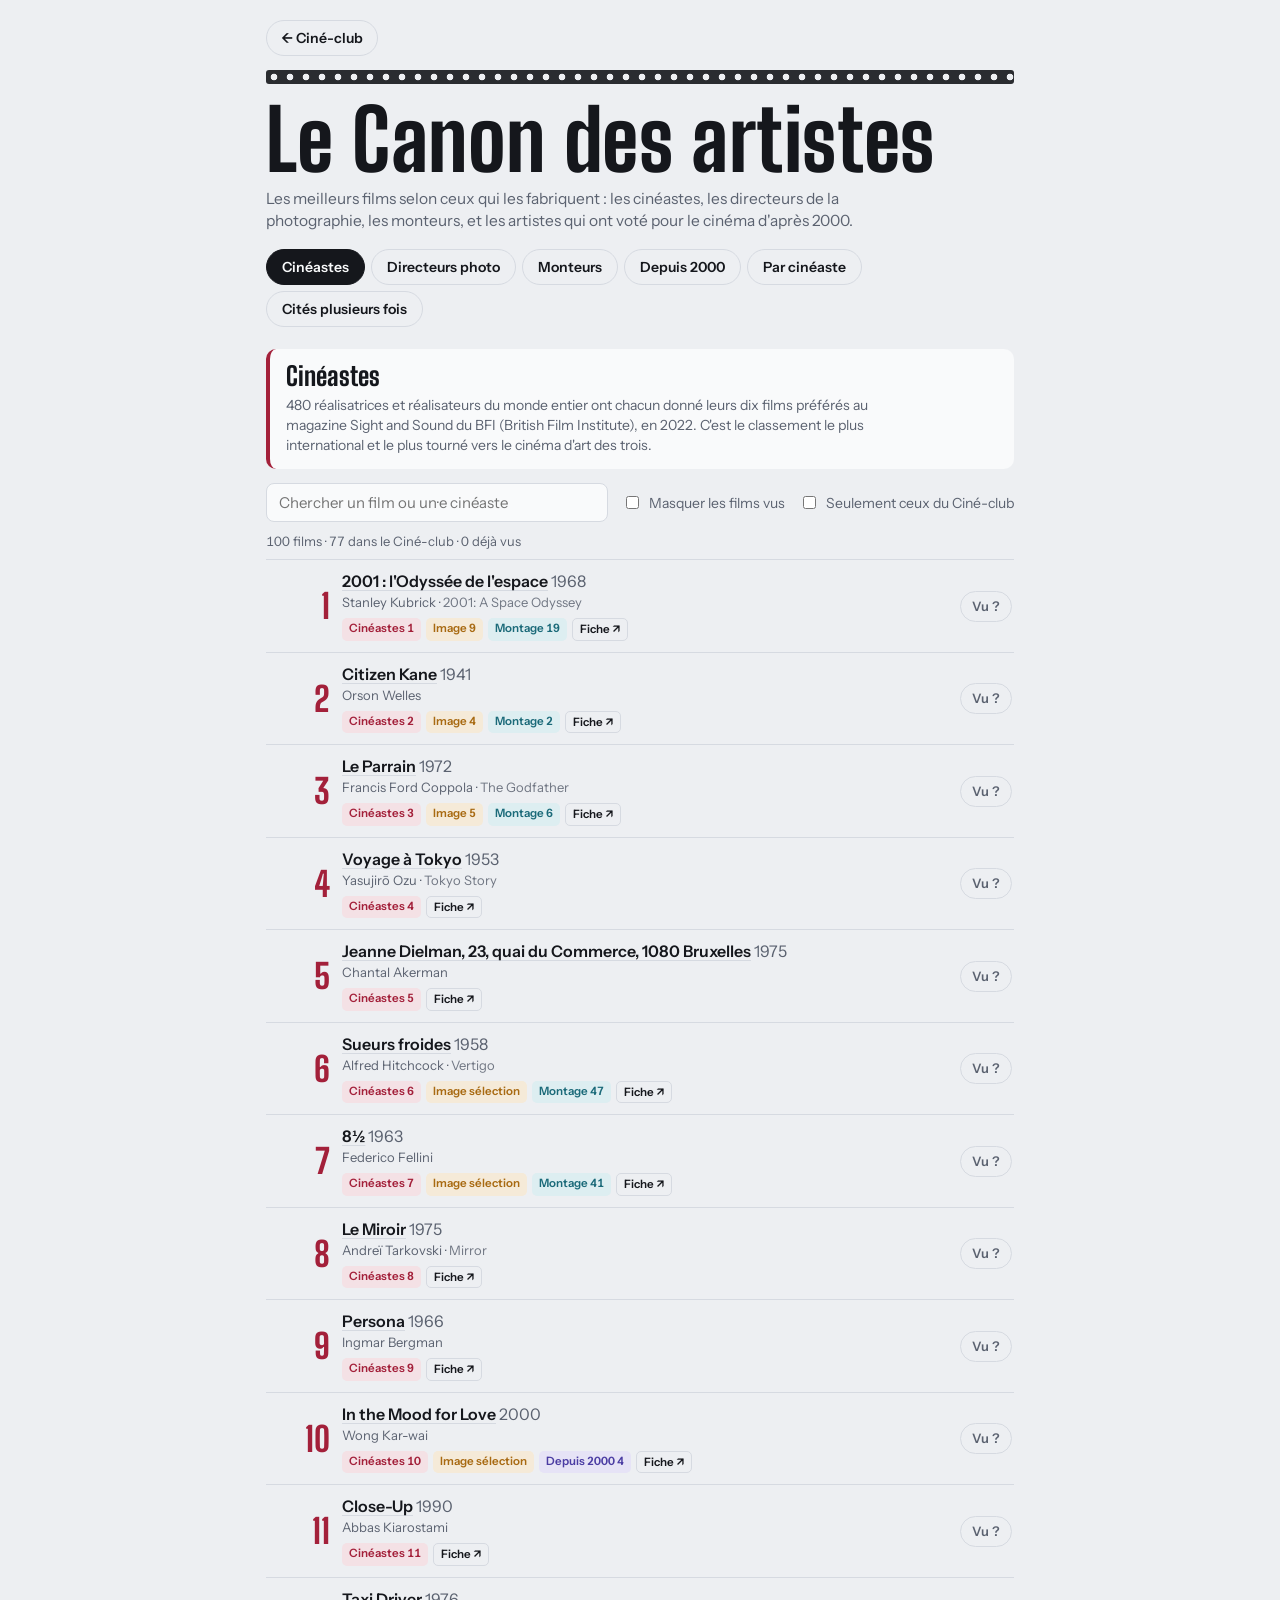
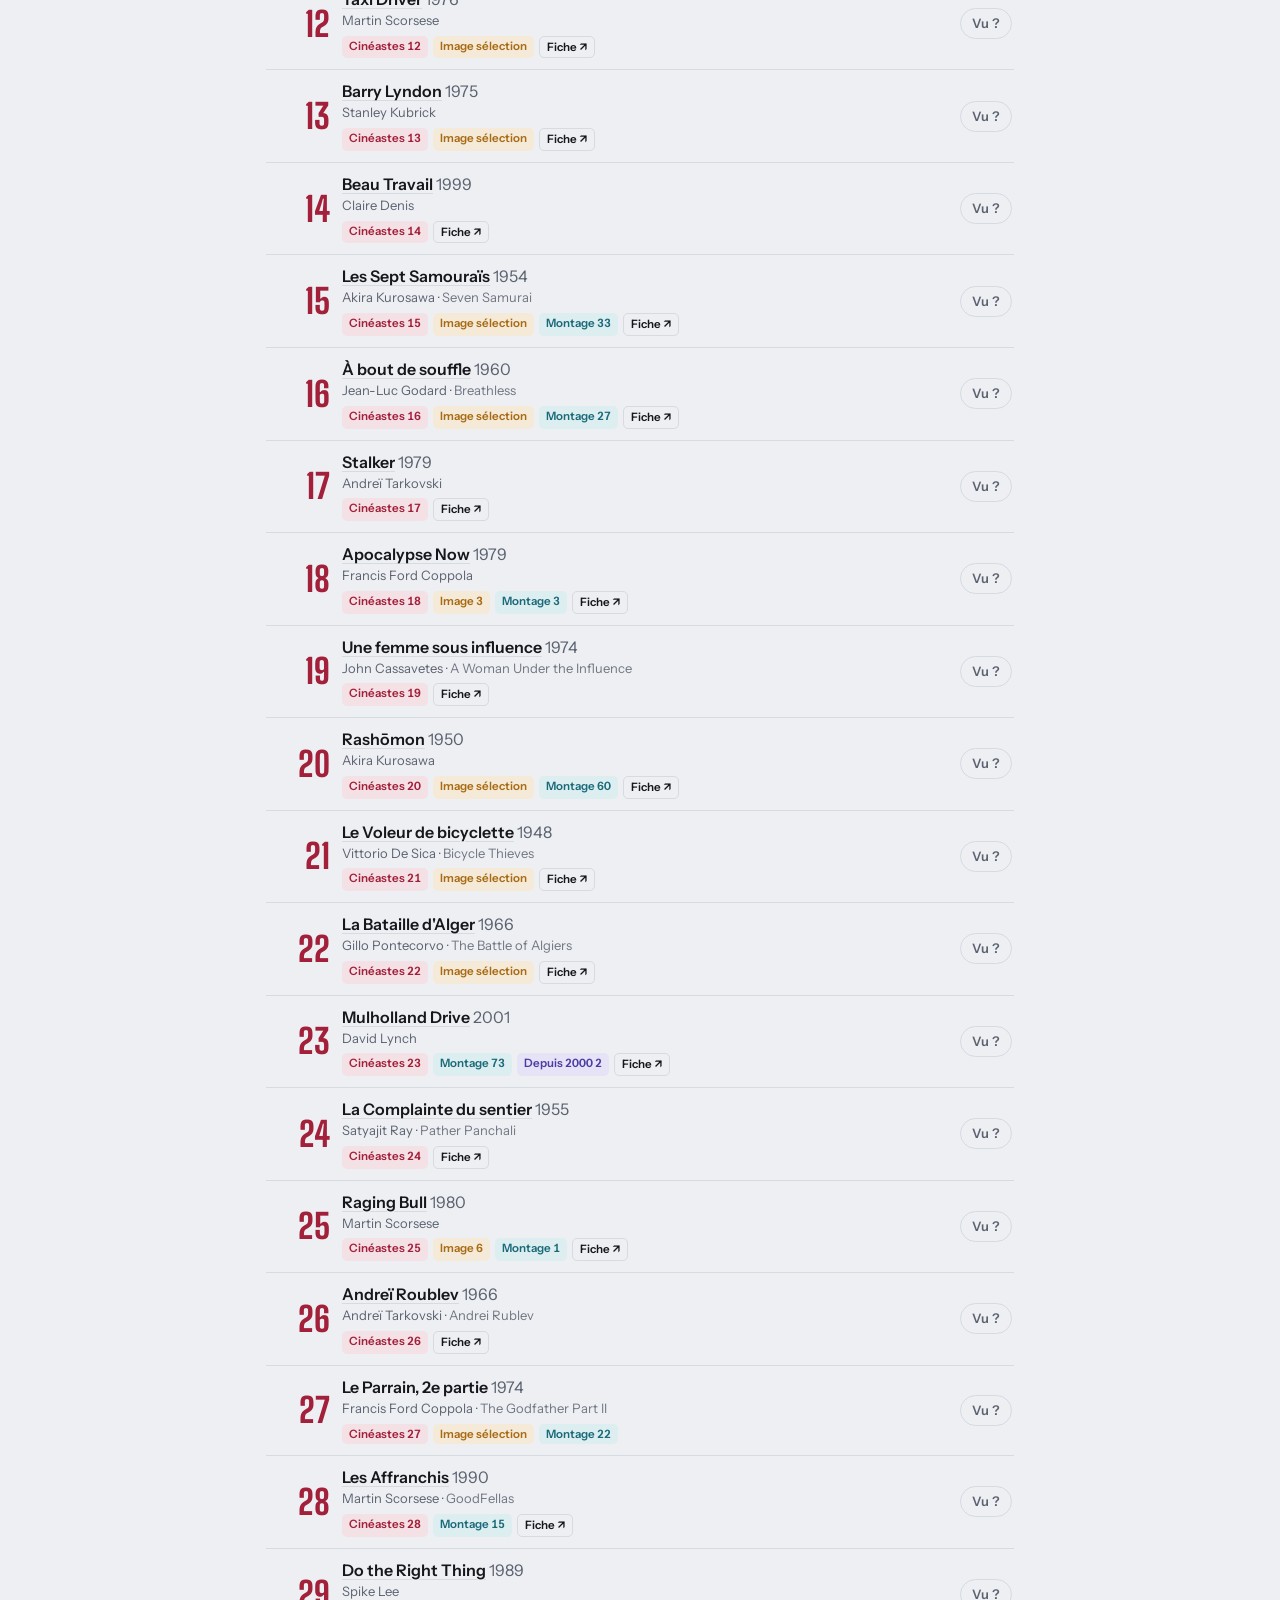
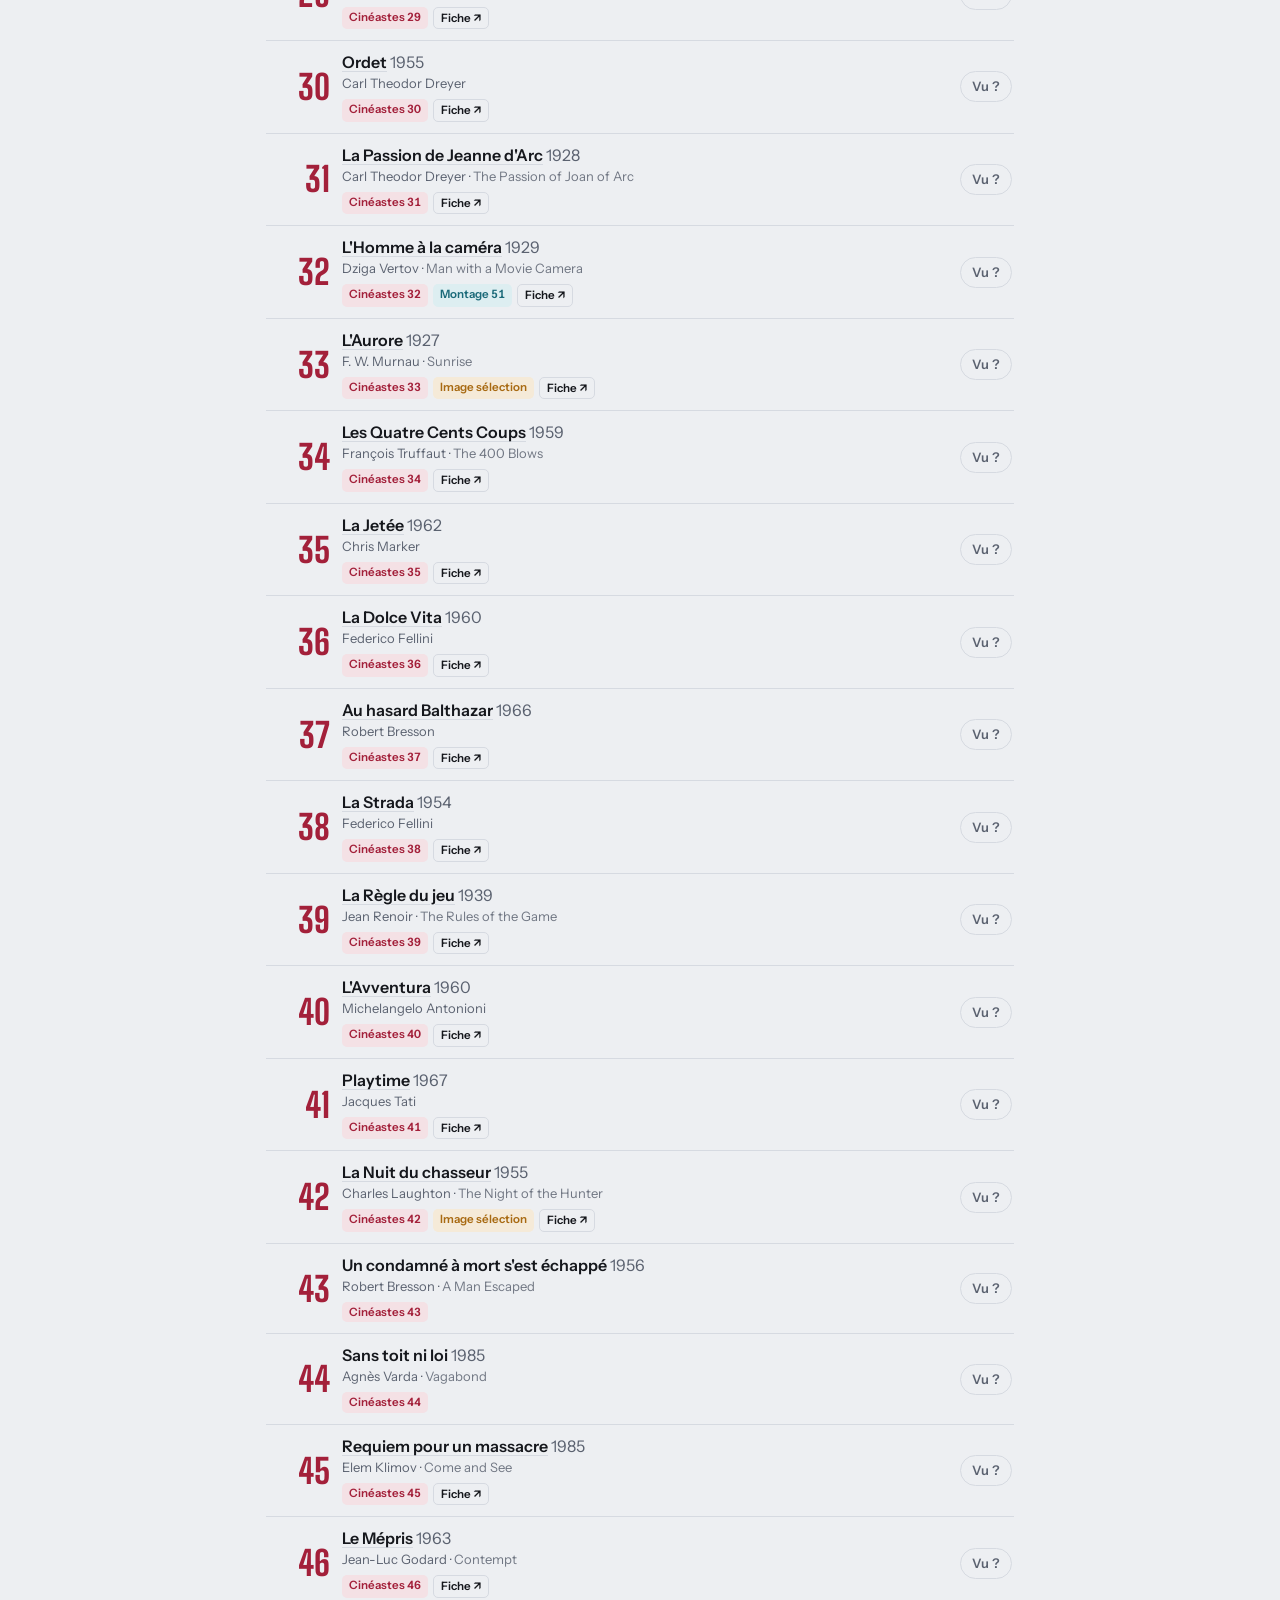
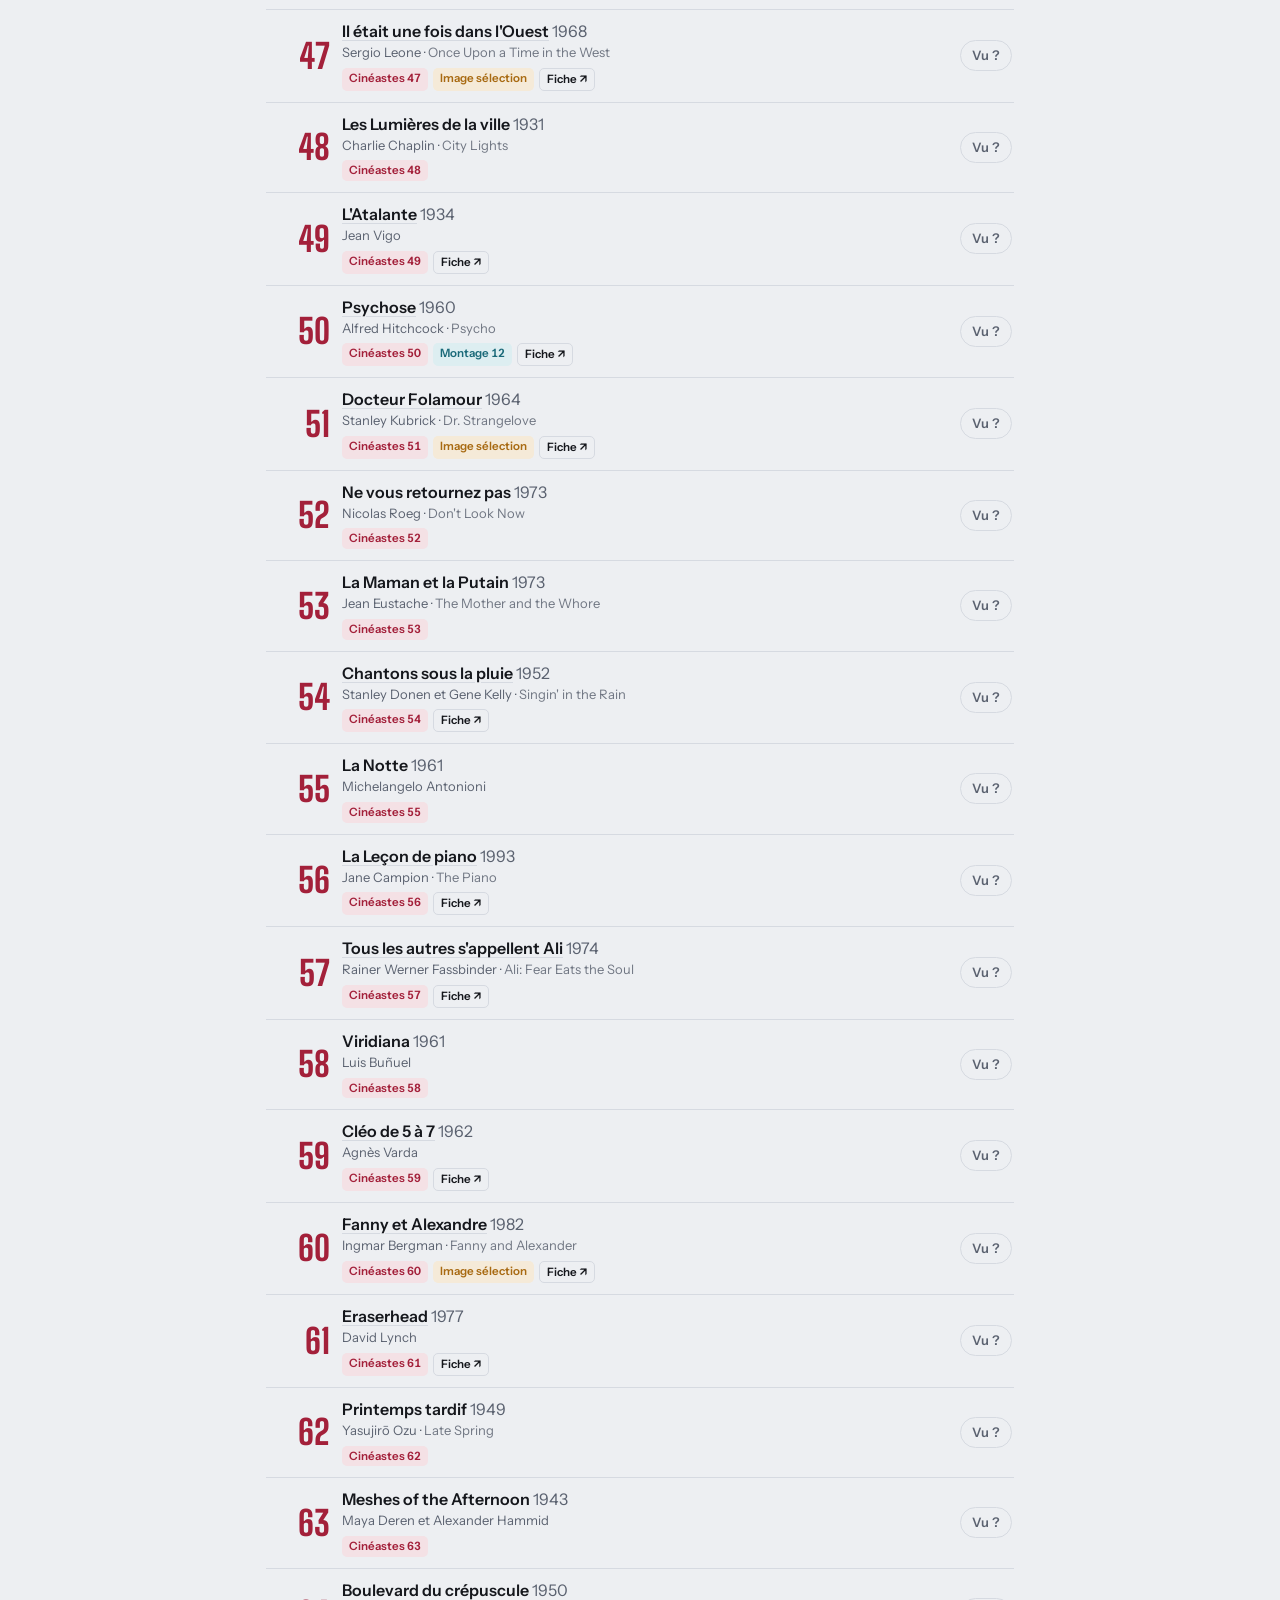
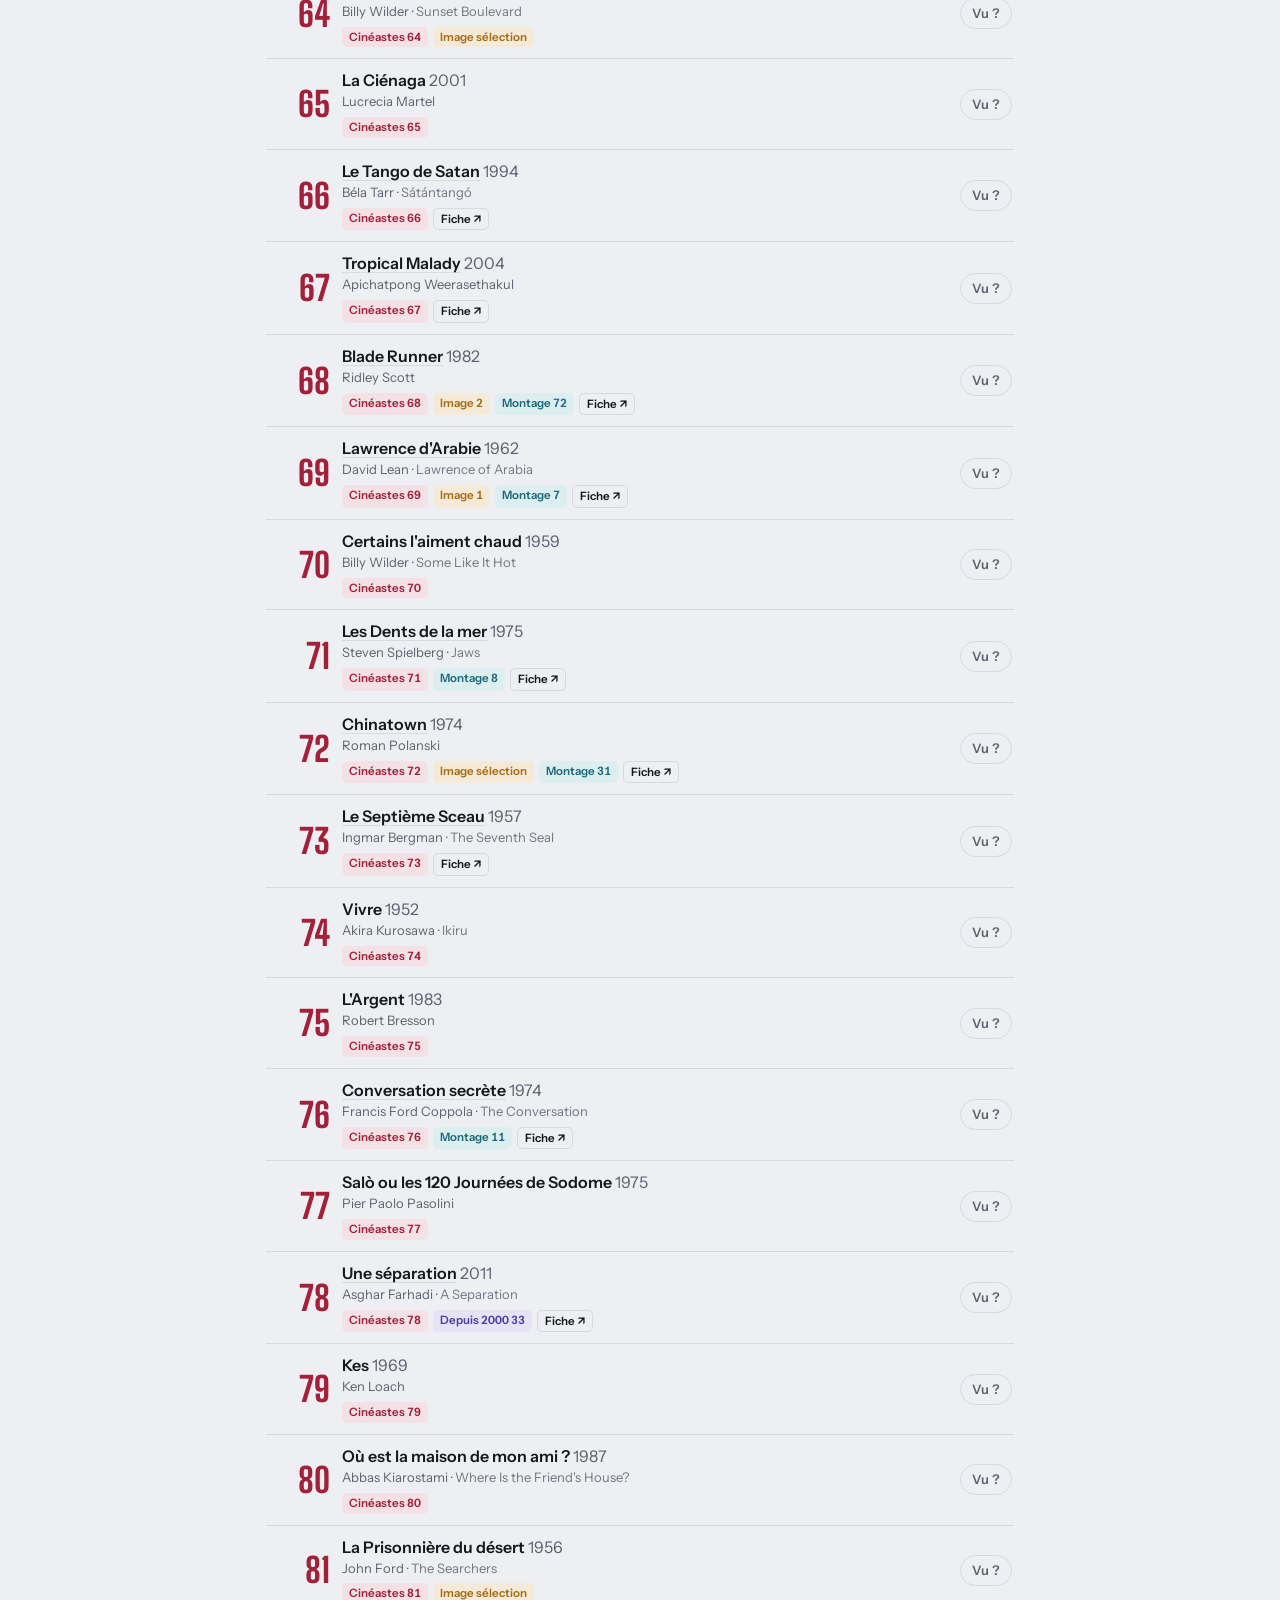
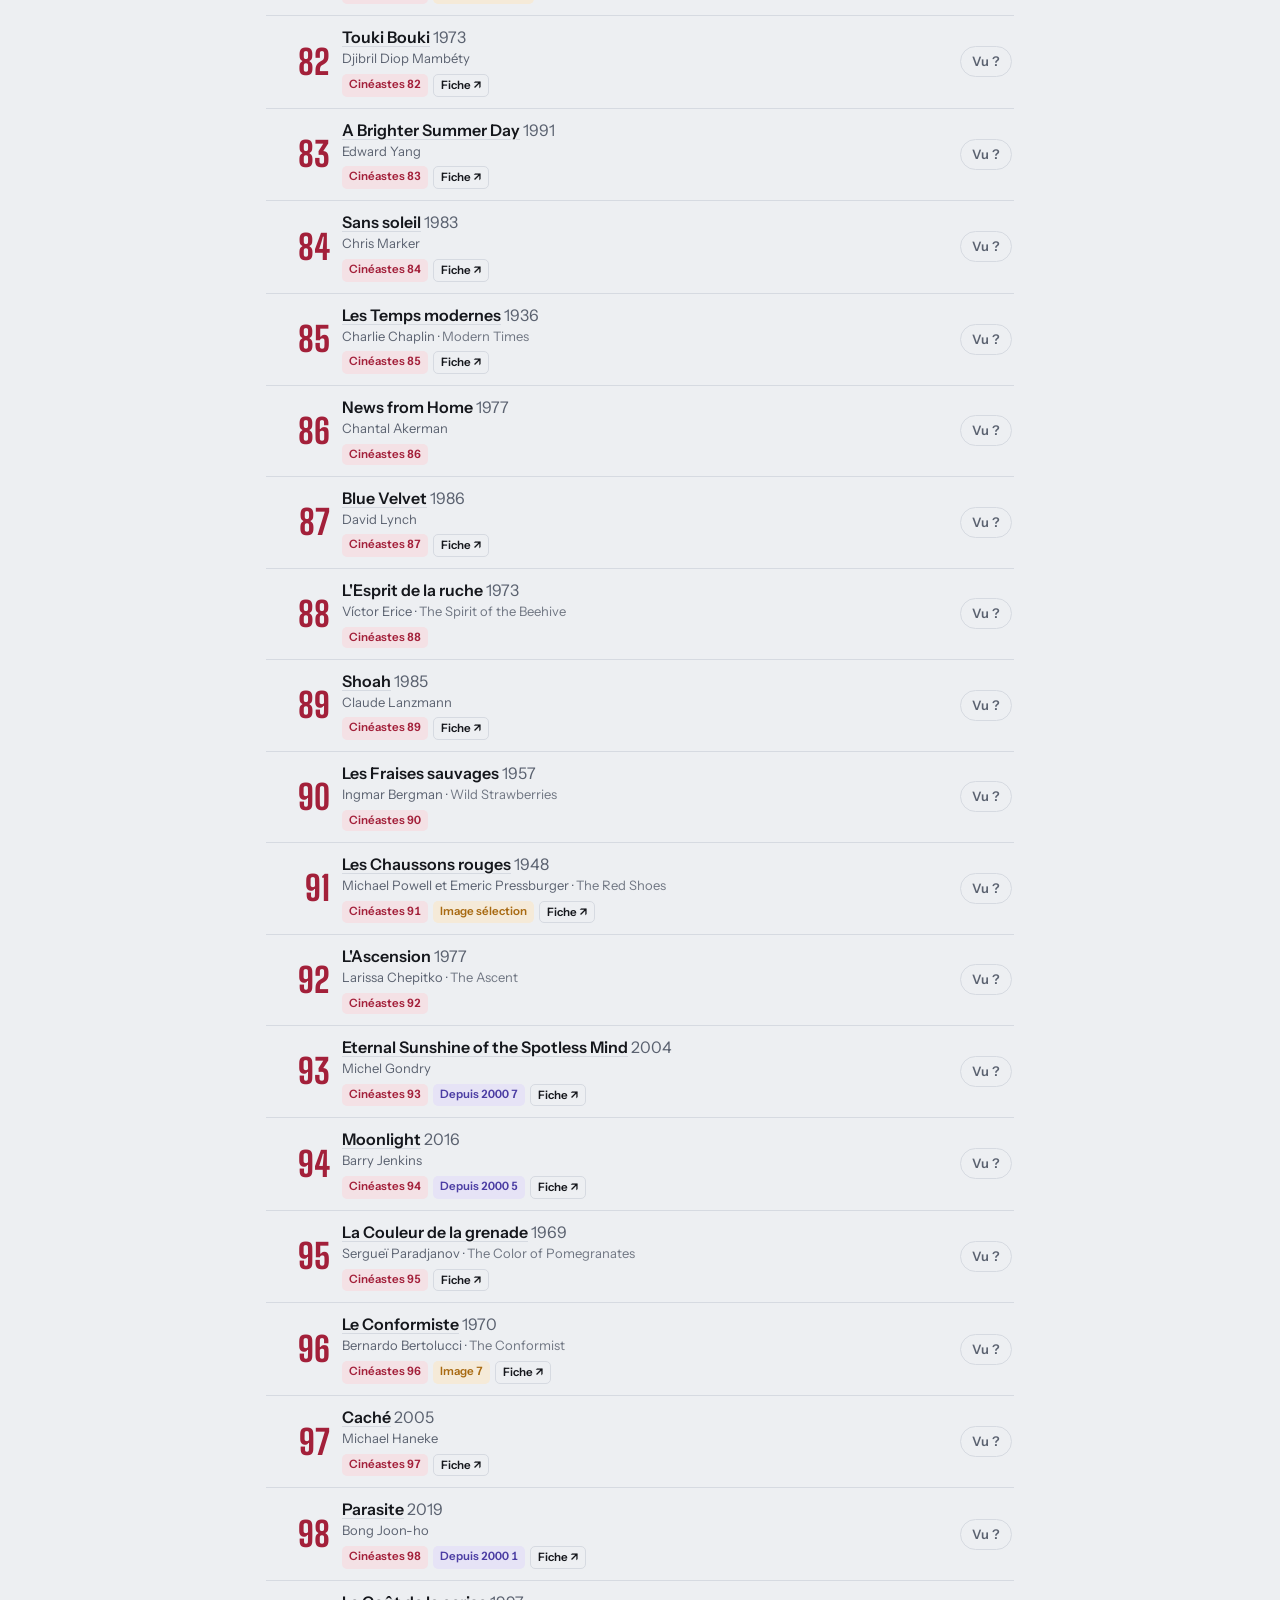
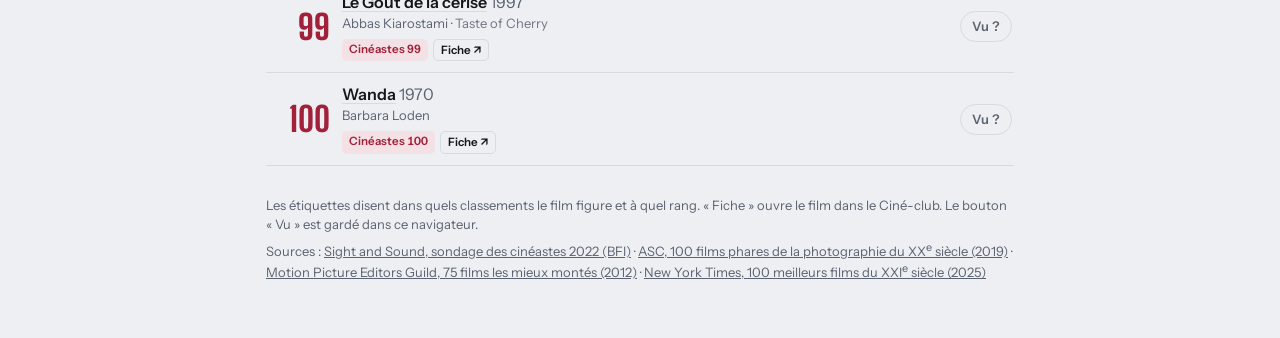
<file: carnet-de-films/canon.html>
<!doctype html><html lang="fr"><head><meta charset="utf-8"><meta name="viewport" content="width=device-width,initial-scale=1,viewport-fit=cover">
<title>Le Canon des artistes · Ciné-club</title>
<meta name="description" content="Les meilleurs films selon les cinéastes, les directeurs photo et les monteurs.">
<link rel="preconnect" href="https://fonts.googleapis.com">
<link rel="preconnect" href="https://fonts.gstatic.com" crossorigin>
<link rel="stylesheet" href="https://fonts.googleapis.com/css2?family=Big+Shoulders+Display:wght@700;800&family=Instrument+Sans:wght@400;500;600;700&display=swap">
<style>
:root{color-scheme:light;
  --bg:#EDEFF2; --surface:#F9FAFB; --ink:#15171C; --muted:#5B6270; --line:#D6DAE1;
  --dir:#A3203A; --img:#A86A12; --cut:#1B6A79;
  --dir-soft:#F4E1E5; --img-soft:#F5EAD8; --cut-soft:#DDEEF1;
  --new:#4B3DA3; --new-soft:#E6E3F6;
  --tab:#15171C; --tab-ink:#F9FAFB; --seen:#E3E6EB;
  --display:"Big Shoulders Display","Arial Narrow",Impact,sans-serif;
  --body:"Instrument Sans",-apple-system,"Segoe UI",Roboto,Helvetica,Arial,sans-serif;
}
@media (prefers-color-scheme: dark){
  :root{
    color-scheme:dark;
    --bg:#111318; --surface:#1A1D24; --ink:#ECEEF2; --muted:#9AA1AE; --line:#2B303B;
    --dir:#E8768B; --img:#E6AE55; --cut:#5DBBCB;
    --dir-soft:#3A1C24; --img-soft:#3A2C16; --cut-soft:#17323A;
    --new:#AFA3F2; --new-soft:#26223F;
    --tab:#ECEEF2; --tab-ink:#111318; --seen:#242833;
  }
}
*{box-sizing:border-box;}
body{margin:0;background:var(--bg);color:var(--ink);font-family:var(--body);font-size:15px;line-height:1.45;}
[hidden]{display:none!important;}
.wrap{max-width:780px;margin:0 auto;padding-inline:16px;padding-block:20px 56px;}
.back{display:inline-block;font:600 14px var(--body);color:var(--ink);text-decoration:none;border:1.5px solid var(--line);border-radius:999px;padding:8px 14px;}
.strip{height:14px;border-radius:3px;margin-top:14px;background:
  radial-gradient(circle at 50% 50%, var(--bg) 3.2px, transparent 3.6px) 0 0/16px 14px repeat-x,
  var(--ink);opacity:.9;}
header{display:grid;gap:10px;margin-block:18px 22px;}
h1{font-family:var(--display);font-weight:800;font-size:clamp(46px,11vw,84px);line-height:.9;letter-spacing:.005em;margin:0;text-wrap:balance;}
.lede{margin:0;max-width:62ch;color:var(--muted);font-size:15.5px;}
.tabs{display:flex;flex-wrap:wrap;gap:6px;margin-top:6px;}
.tab{flex:none;font:600 14px/1 var(--body);color:var(--ink);background:transparent;border:1.5px solid var(--line);border-radius:999px;padding:10px 15px;cursor:pointer;}
.tab[aria-selected="true"]{background:var(--tab);color:var(--tab-ink);border-color:var(--tab);}
.tab:focus-visible,.seen:focus-visible,input:focus-visible,a:focus-visible{outline:2px solid var(--cut);outline-offset:2px;}
.about{margin:16px 0 14px;padding:14px 16px;background:var(--surface);border-radius:10px;border-left:4px solid var(--accent,var(--ink));}
.about h2{font-family:var(--display);font-weight:800;font-size:26px;line-height:1;margin:0 0 6px;}
.about p{margin:0;color:var(--muted);font-size:14px;max-width:66ch;}
.tools{display:flex;flex-wrap:wrap;gap:10px 14px;align-items:center;margin-bottom:10px;}
.tools input[type="search"]{flex:1 1 220px;min-width:0;font:15px var(--body);color:var(--ink);background:var(--surface);border:1.5px solid var(--line);border-radius:8px;padding:9px 12px;}
.tools label{display:flex;gap:7px;align-items:center;font-size:14px;color:var(--muted);cursor:pointer;}
.count{font-size:13px;color:var(--muted);font-variant-numeric:tabular-nums;margin:0 0 8px;}
ol{list-style:none;margin:0;padding:0;border-top:1px solid var(--line);}
.group{margin-top:26px;}
.group:first-child{margin-top:4px;}
.group h3{font-family:var(--display);font-weight:800;font-size:30px;line-height:1;margin:0 0 4px;}
.group .blurb{margin:0 0 10px;color:var(--muted);font-size:14px;max-width:64ch;}
.part{font-family:var(--display);font-weight:700;font-size:15px;letter-spacing:.06em;text-transform:uppercase;color:var(--muted);margin:30px 0 0;padding-top:12px;border-top:2px solid var(--ink);}
.part:first-child{margin-top:0;}
li{display:grid;grid-template-columns:62px 1fr auto;gap:12px;align-items:center;padding:11px 2px;border-bottom:1px solid var(--line);}
li.is-seen{opacity:.55;}
.rank{font-family:var(--display);font-weight:800;font-size:34px;line-height:1;text-align:right;color:var(--accent,var(--ink));font-variant-numeric:tabular-nums;}
.rank.small{font-size:20px;}
.t{font-weight:600;font-size:16px;line-height:1.25;}
.t a{color:inherit;text-decoration:underline;text-decoration-color:var(--line);text-underline-offset:3px;}
.t .y{font-weight:400;color:var(--muted);}
.meta{font-size:13px;color:var(--muted);margin-top:2px;}
.meta i{font-style:normal;opacity:.85;}
.chips{display:flex;flex-wrap:wrap;gap:5px;margin-top:6px;}
.chip{font-size:11.5px;font-weight:600;border-radius:5px;padding:2px 7px;font-variant-numeric:tabular-nums;}
.c-dir{background:var(--dir-soft);color:var(--dir);}
.c-img{background:var(--img-soft);color:var(--img);}
.c-cut{background:var(--cut-soft);color:var(--cut);}
.c-new{background:var(--new-soft);color:var(--new);}
.c-cc{background:transparent;color:var(--ink);border:1px solid var(--line);text-decoration:none;}
.seen{font:600 13px/1 var(--body);border:1.5px solid var(--line);background:transparent;color:var(--muted);border-radius:999px;padding:8px 11px;cursor:pointer;white-space:nowrap;}
.seen[aria-pressed="true"]{background:var(--seen);color:var(--ink);border-color:var(--seen);}
.empty{padding:28px 4px;color:var(--muted);}
footer{margin-top:30px;font-size:13px;color:var(--muted);display:grid;gap:6px;}
footer a{color:inherit;}
@media (max-width:480px){
  li{grid-template-columns:44px 1fr auto;gap:10px;}
  .rank{font-size:27px;}
  .rank.small{font-size:17px;}
  .tab{padding:9px 12px;font-size:13.5px;}
}
</style></head><body>
<div class="wrap">
  <a class="back" href="./">← Ciné-club</a>
  <div class="strip" aria-hidden="true"></div>
  <header>
    <h1>Le Canon des artistes</h1>
    <p class="lede">Les meilleurs films selon ceux qui les fabriquent : les cinéastes, les directeurs de la photographie, les monteurs, et les artistes qui ont voté pour le cinéma d'après 2000.</p>
    <div class="tabs" role="tablist" id="tabs">
      <button class="tab" role="tab" data-v="cineastes" aria-selected="true">Cinéastes</button>
      <button class="tab" role="tab" data-v="image" aria-selected="false">Directeurs photo</button>
      <button class="tab" role="tab" data-v="montage" aria-selected="false">Monteurs</button>
      <button class="tab" role="tab" data-v="siecle" aria-selected="false">Depuis 2000</button>
      <button class="tab" role="tab" data-v="auteurs" aria-selected="false">Par cinéaste</button>
      <button class="tab" role="tab" data-v="consensus" aria-selected="false">Cités plusieurs fois</button>
    </div>
  </header>
  <section class="about" id="about"><h2></h2><p></p></section>
  <div class="tools">
    <input type="search" id="q" placeholder="Chercher un film ou un·e cinéaste" aria-label="Chercher un film ou un·e cinéaste">
    <label><input type="checkbox" id="hide"> Masquer les films vus</label>
    <label><input type="checkbox" id="onlycc"> Seulement ceux du Ciné-club</label>
  </div>
  <p class="count" id="count"></p>
  <div id="list"></div>
  <footer>
    <div>Les étiquettes disent dans quels classements le film figure et à quel rang. « Fiche » ouvre le film dans le Ciné-club. Le bouton « Vu » est gardé dans ce navigateur.</div>
    <div>Sources : <a href="https://letterboxd.com/sightsoundmag/list/sight-and-sounds-directors-100-greatest-films/" target="_blank" rel="noopener">Sight and Sound, sondage des cinéastes 2022 (BFI)</a> · <a href="https://theasc.com/news/asc-unveils-list-of-100-milestone-films-in-cinematography-of-the-20th-century/" target="_blank" rel="noopener">ASC, 100 films phares de la photographie du XX<sup>e</sup> siècle (2019)</a> · <a href="https://cinemontage.org/75-best-edited-films/" target="_blank" rel="noopener">Motion Picture Editors Guild, 75 films les mieux montés (2012)</a> · <a href="https://letterboxd.com/mogwai_synth/list/new-york-times-100-best-movies-of-the-21st/" target="_blank" rel="noopener">New York Times, 100 meilleurs films du XXI<sup>e</sup> siècle (2025)</a></div>
  </footer>
</div>
<script src="canon-donnees.js"></script>
<script src="canon.js"></script>
</body></html>
</file>
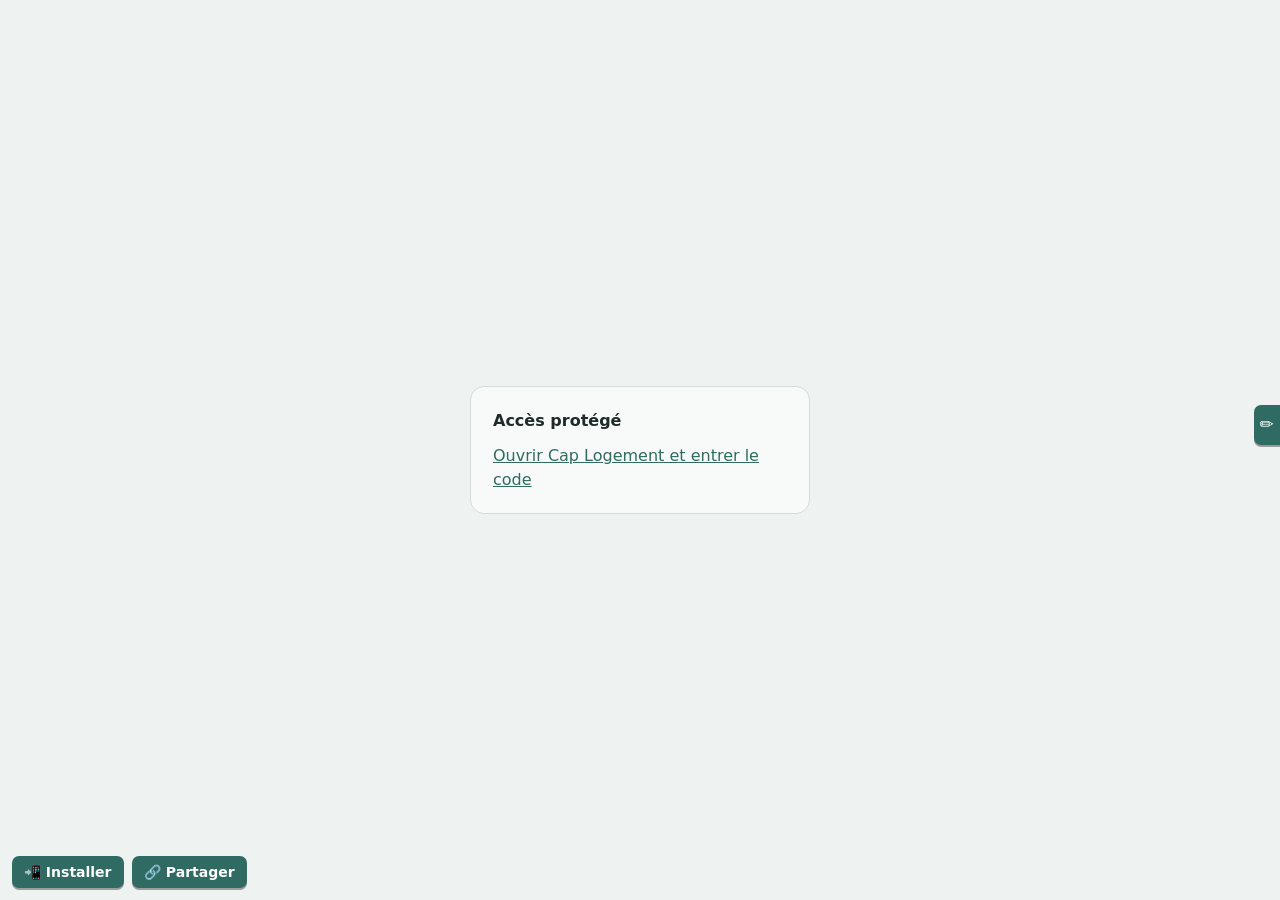
<file: logement/annonces.html>
<!doctype html>
<html lang="fr"><head><meta charset="utf-8">
<meta name="viewport" content="width=device-width, initial-scale=1, viewport-fit=cover">
<meta name="robots" content="noindex, nofollow">
<link rel="manifest" href="/logement/manifest.webmanifest"><link rel="apple-touch-icon" href="/logement/icons/icon-180.png"><link rel="icon" href="/logement/icons/icon-32.png"><meta name="theme-color" content="#2F6B62"><meta name="apple-mobile-web-app-capable" content="yes"><meta name="mobile-web-app-capable" content="yes"><meta name="apple-mobile-web-app-title" content="Cap Logement">
<title>Cap Logement</title><style>:root{--bg:#EEF2F0;--surface:#F8FAF9;--ink:#1F2B29;--muted:#66746F;--line:#D3DCD8;--accent:#2F6B62;--bad:#B23A3A;color-scheme:light}
@media (prefers-color-scheme:dark){:root{--bg:#141B1A;--surface:#1B2322;--ink:#E5EEEB;--muted:#8E9C98;--line:#33403D;--accent:#86C7B8;--bad:#E57B7B;color-scheme:dark}}
*{box-sizing:border-box}html,body{margin:0;height:100%}
body{background:var(--bg);color:var(--ink);font:16px/1.45 system-ui,sans-serif;display:grid;place-items:center;padding:16px}
form,.box{background:var(--surface);border:1px solid var(--line);border-radius:14px;padding:22px;width:100%;max-width:340px;display:grid;gap:12px}
h1{margin:0;font:700 1.4rem system-ui,sans-serif}
input{font:inherit;padding:10px 12px;border:1px solid var(--line);border-radius:8px;background:var(--bg);color:var(--ink);width:100%}
button{font:700 1rem system-ui,sans-serif;border:0;border-radius:8px;padding:11px;background:var(--accent);color:var(--surface);cursor:pointer}
label.r{display:flex;gap:8px;align-items:center;color:var(--muted);font-size:.9rem}label.r input{width:auto}
#err{color:var(--bad);font-weight:700;margin:0;min-height:1.2em}a{color:var(--accent)}</style></head><body>
<div class="box" id="box" hidden><b>Accès protégé</b><a href="./" target="_top">Ouvrir Cap Logement et entrer le code</a></div>
<script>
const PWA_HEAD='<link rel="manifest" href="/logement/manifest.webmanifest"><link rel="apple-touch-icon" href="/logement/icons/icon-180.png"><link rel="icon" href="/logement/icons/icon-32.png"><meta name="theme-color" content="#2F6B62"><meta name="apple-mobile-web-app-capable" content="yes"><meta name="mobile-web-app-capable" content="yes"><meta name="apple-mobile-web-app-title" content="Cap Logement">';
let bip=null;addEventListener("beforeinstallprompt",e=>{e.preventDefault();bip=e});addEventListener("appinstalled",()=>{const b=document.getElementById("pwaB");if(b)b.remove()});
if("serviceWorker" in navigator)navigator.serviceWorker.register("/logement/sw.js",{scope:"/logement/"}).catch(()=>{});

function notesUi(){if(window.top!==window||!document.body||document.getElementById("ntTab"))return;
 const K="caplog-notes",get=()=>{try{return JSON.parse(localStorage.getItem(K)||"[]")}catch(e){return []}},put=a=>{try{localStorage.setItem(K,JSON.stringify(a))}catch(e){}};
 const e=s=>String(s).replace(/[&<>"]/g,c=>({"&":"&amp;","<":"&lt;",">":"&gt;",'"':"&quot;"}[c]));
 document.body.insertAdjacentHTML("beforeend",'<button id="ntTab" type="button" aria-label="Noter une amélioration" title="Noter une amélioration" style="position:fixed;right:0;top:45%;z-index:100;border:0;border-radius:7px 0 0 7px;padding:9px 6px;background:#2F6B62;color:#fff;font:17px system-ui;box-shadow:0 2px 0 rgba(0,0,0,.35);cursor:pointer">✏️<span id="ntN" style="display:block;font:700 11px system-ui;margin-top:2px"></span></button>'+
 '<div id="ntP" role="dialog" aria-label="Notes d’amélioration" style="position:fixed;right:8px;top:12px;bottom:12px;z-index:101;width:min(360px,calc(100vw - 16px));display:none;flex-direction:column;gap:8px;padding:12px;border-radius:14px;background:#F8FAF9;color:#1F2B29;border:1px solid #D3DCD8;box-shadow:0 8px 30px rgba(0,0,0,.3);font:14px/1.4 system-ui,sans-serif">'+
 '<div style="display:flex;align-items:center;gap:8px"><b style="flex:1">✏️ Améliorations à faire</b><button type="button" id="ntX" aria-label="Fermer" style="border:0;background:none;font-size:20px;cursor:pointer;color:inherit">✕</button></div>'+
 '<textarea id="ntT" rows="3" maxlength="1000" placeholder="Ce qui ne va pas, ce qui manque, une idée…" style="font:inherit;font-size:16px;padding:8px;border:1px solid #D3DCD8;border-radius:9px;resize:vertical"></textarea>'+
 '<div style="display:flex;gap:6px;flex-wrap:wrap"><button type="button" id="ntAdd" style="font:600 14px system-ui;padding:7px 14px;border:0;border-radius:999px;background:#2F6B62;color:#fff;cursor:pointer">Noter</button><button type="button" id="ntCp" style="font:14px system-ui;padding:7px 12px;border:1px solid #D3DCD8;border-radius:999px;background:#fff;cursor:pointer">Copier tout</button><a id="ntMail" style="font:14px system-ui;padding:7px 12px;border:1px solid #D3DCD8;border-radius:999px;background:#fff;color:inherit;text-decoration:none">M’envoyer par mail</a></div>'+
 '<p id="ntM" style="margin:0;font-size:12.5px;color:#66746F"></p><ol id="ntL" style="margin:0;padding:0 0 0 18px;overflow:auto;flex:1;display:grid;gap:6px;align-content:start"></ol></div>');
 const T=document.getElementById("ntTab"),P=document.getElementById("ntP"),A=document.getElementById("ntT"),L=document.getElementById("ntL"),M=document.getElementById("ntM");
 function where(){let w=location.pathname.split("/").pop()||"index.html";try{const f=document.getElementById("view");if(f&&!f.hidden&&f.contentWindow)w=f.contentWindow.location.pathname.split("/").pop()||w}catch(x){}return w.replace(".html","").replace("index","accueil")}
 function txt(){return get().map((n,i)=>(i+1)+". ["+n.p+" · "+new Date(n.at).toLocaleString("fr-FR",{day:"numeric",month:"short",hour:"2-digit",minute:"2-digit"})+"] "+n.t).join("\n")}
 function draw(){const a=get();document.getElementById("ntN").textContent=a.length||"";
  L.innerHTML=a.map((n,i)=>'<li><span style="color:#66746F;font-size:12px">'+e(n.p)+' · '+e(new Date(n.at).toLocaleString("fr-FR",{day:"numeric",month:"short",hour:"2-digit",minute:"2-digit"}))+'</span> <button type="button" data-d="'+i+'" aria-label="Supprimer" style="border:0;background:none;color:#9C4A36;cursor:pointer;float:right">✕</button><br>'+e(n.t)+'</li>').join("")||'<li style="list-style:none;color:#66746F">Aucune note pour l’instant.</li>';
  L.querySelectorAll("[data-d]").forEach(b=>b.addEventListener("click",()=>{const a=get();a.splice(+b.dataset.d,1);put(a);draw()}));
  document.getElementById("ntMail").href="mailto:?subject="+encodeURIComponent("Cap Logement · améliorations à faire")+"&body="+encodeURIComponent(txt())}
 T.addEventListener("click",()=>{const on=P.style.display!=="flex";P.style.display=on?"flex":"none";if(on){draw();A.focus()}});
 document.getElementById("ntX").addEventListener("click",()=>{P.style.display="none"});
 document.getElementById("ntAdd").addEventListener("click",()=>{const v=A.value.trim();if(!v)return;const a=get();a.push({t:v,p:where(),at:new Date().toISOString()});put(a);A.value="";M.textContent="Noté.";draw()});
 A.addEventListener("keydown",ev=>{if(ev.key==="Enter"&&(ev.ctrlKey||ev.metaKey))document.getElementById("ntAdd").click()});
 document.getElementById("ntCp").addEventListener("click",()=>{const t=txt();if(!t){M.textContent="Rien à copier.";return}try{navigator.clipboard.writeText(t).then(()=>{M.textContent="Copié : colle-le à Claude."},()=>{M.textContent="Copie impossible ici."})}catch(x){M.textContent="Copie impossible ici."}});
 draw()}
function pwa(){try{if(!document.getElementById("dzCss")&&document.head){document.head.insertAdjacentHTML("beforeend",'<link id="dzCss" rel="stylesheet" href="/logement/design.css?v=3">');const z=document.createElement("script");z.src="/logement/design.js?v=3";document.head.appendChild(z)}}catch(x){}try{notesUi()}catch(x){}
 const H=document.head;if(H&&!H.querySelector('link[rel="manifest"]'))H.insertAdjacentHTML("beforeend",PWA_HEAD);
  if(document.body&&!document.getElementById("topB")){document.body.insertAdjacentHTML("beforeend",'<button id="topB" type="button" aria-label="Revenir en haut" title="Revenir en haut" hidden style="position:fixed;right:12px;bottom:12px;z-index:98;width:42px;height:42px;border:0;border-radius:7px;background:#34546B;color:#fff;font:700 20px system-ui,sans-serif;box-shadow:inset 0 0 0 2px #34546B,inset 0 0 0 3.5px rgba(255,255,255,.7),0 2px 0 rgba(0,0,0,.35);cursor:pointer">↑</button>');
  const T0=document.getElementById("topB");T0.addEventListener("click",()=>scrollTo({top:0,behavior:"smooth"}));const up=()=>{T0.hidden=scrollY<400};addEventListener("scroll",up,{passive:true});up()}
 if(window.top!==window||matchMedia("(display-mode: standalone)").matches||navigator.standalone||document.getElementById("pwaB")||!document.body)return;
 document.body.insertAdjacentHTML("beforeend",'<button id="pwaB" type="button" style="position:fixed;left:12px;bottom:12px;z-index:99;font:600 14px system-ui,sans-serif;padding:8px 12px;border:0;border-radius:7px;background:#2F6B62;color:#fff;box-shadow:0 2px 0 rgba(0,0,0,.35);cursor:pointer">📲 Installer</button><div id="pwaT" hidden style="position:fixed;left:12px;bottom:58px;z-index:99;max-width:270px;font:14px/1.4 system-ui,sans-serif;padding:10px 12px;border-radius:12px;background:#1F2B29;color:#fff"></div>');
 const B=document.getElementById("pwaB"),T=document.getElementById("pwaT");
 B.addEventListener("click",()=>{if(bip){bip.prompt();bip.userChoice.then(c=>{if(c.outcome==="accepted")B.remove()});bip=null;return}
  const ios=/iphone|ipad|ipod/i.test(navigator.userAgent)||(navigator.platform==="MacIntel"&&navigator.maxTouchPoints>1);
  const ff=/firefox|fxios/i.test(navigator.userAgent);T.textContent=ios?"Dans Safari : touche Partager ⬆️, puis « Sur l’écran d’accueil ».":ff?"Menu ⋮ de Firefox, puis « Installer » (pas « Ajouter un raccourci »).":"Menu ⋮ du navigateur, puis « Installer l’application ».";T.hidden=!T.hidden})}
const D={s:"UyHVsjSgpDZlStpagv40eg==",i:"og1qJshstV24oaHe",d:"8jayKNoX8DQcJEz9qhbx43CUxeHKy9tfWC7IhdxdlpHQnsiK06A5YjAw3IvqsbhcqalIqmtqCvN6CyOySXsvhfAjCMGuUCNsyHQTuwprPkAIsoOa+Gabs7mCFPyWRyD+/BckguTJSAOxoA3ur/KxffuC+gzSIuovvjZM2XBpvtDBdZNhfJZETPusJLodmBAk0f5d5U2jNFrl0ifuWxSfoPhZvBa8ln9c4XGxdkR2k4nusdEWV8BN2iIcnuzkmaY6BntvXlszMwuUDEqkWRheeapcQ+FvYEtORu8lV/Q8jS8mxOx+MWoxltsODdBzm51icaVgHWpjFN/h7dsHbkZLHcQvjEiC+QNiRmNlT3Ved0VmzCAzpmLFghx9AXqW6Pvj2ryyWJJi1S8KrJr9jSCkcKmTE/XksKkhKXIcrK2jjkn3Ip6iC4bZ29rHr7ONJbkClVI51BncVlQXNSbRhNelsJO84PptFKGqqF5O18vKPeiLtMYkhrrjuzmNdG/3LBXXas+wh884VF2eq22FfNotemFWalwIN9feDAI/hYk0fqsKnCI14JfS4wO0/bImOVGITG4ElAVshMHItEqP5VNx2QE/jYCBDKiZ0zUum/Z0iklzuthRBhifLHKmcNGrXh13eVA9X5UI8WuInBLqU5XgpB07Is71gLtDCuUAQOUXxiQPbvhL0MKN8Z95zhG2xFqZ+i7OIO6BnLj19lJcNcpizZus45eDcs3tmCOOoor/priCvbRz/0WdOGa9jQB3c92iFbpnak8HJHIwaBjxkooJWOyMYaSsh1Zy49HaUwmtbVffFe/RNCv6FVQcdWvUt9ejpXVlPjl8R6l7G5qpyR8nnHxE+IDHFCIN3JCokC0A4hgUWn+U2YE2kjATz+vhkr9c0p0ruYt5ajf0lA9lS4rxR/zN+wTxh6VIwyPbqafWMpUyD4YWDkkXE3wQwHCrLmSHrYpUqcTBXCK/[base64]/K4uamRj9z46d9k/fVUryE+wpSuDiw6sKk9xoZCr1smjbRaiM/gyXH10otuSWaPnhJ88JV6lfEEoH+8Hag3BVOlSRdSgHZWZdG4ot2TgbTOeZLDB04oWP/L+X+xOdyNy3Z93gEsnuw2d1tNW6G0IFzDDT9CEy32+AGb93fm8OCDsaYla/PVuutidZUiq63e5RjCtD5TuJwFSNrQw5lPSkwMyHFRhYP7rEi+Jwqe3oPve69PzqIwQhbRYDj3z/g1hCyJQ/Cr6YgVOGCnKLuwoohXU7jg+EkSanqz5jaMEItEBbsjb2FJBRJmayRSQ+dZEoT6FVlbmMa1566QVp+VTwPHsBVUUiXLLv4U5oBDq9fzg6IwskUjuclPBLdFx+rSonG6olHGzlrYGGqNrJUvp/9yGxXbO79J1VaKVGF8QGunGQmW4RqHvIQUbTZRLbWOA4reVslbTEJqdY/8rKGUOAPHR2JPEKoU3nJX7jUgmonZ2eicQ53XSTWILvEnE/R5PIZmuBazi/XltPSqY/zCnhgn/OnlyyrbJVLqRJ2zSgTyJ/sMEMWLM4zh9ejGQxlUF/cEIvTKYmVcjgsCjxJ1eNw9Fs4OQLDoZnW73sc9ljH/nLlUinOQpOvDr2KOUcv7AlXNFIk8wzQwYguyOeZZwXQ3ReJM5GwgF3VUoktZfs8dqwA0Fk9vcSd+KGR0qaQzgR7FRPp6v+7lQgaaFfmhiJumS3QKnf3y4udCqZSA48/FDvb6wZXYtvue9vl9zs2rC6+IpnKah/vCY5MDx359oz8zhPx3QidUW9E1cNuz0enQXiv0PgH2OMMq7r7K2uPkR7RcGsJ9yVjF07AmZsVooGZeGb9jiIn8t2HZvbY5WHO2YHJlQLWTt9VCQ0D1NuGCY2AH64gMOXqAjcZMw7xo8m0L3gZ/NkgpH+fpnJfm+lGpQQMBau3UwlGmiBkdPNZI3f7sZMXFVg4qI9WOMJ6jjEuzpficG/xqPAajleaI1sFCEmYvxf6U4n3v0lfJhZMQsAW9wWo9K1YFBioHP/in4+cxbA/Tf25IJoxsdoj1q2nhEpRMWR9liaxDB1kwlffSZC5CzGsIVh6UwwS5M+nTty94DcpxnJKzo9tLDp/9Qsbj5R4RO8Qupuyx5gzGTOdvVi9RkenZdyiEcvxNl1y7LZ1YaS/sZ03uItYN2e8E1oA+26j+inaYQ9Vf2q7ERvxeatFfZhpLZdk2Yek0XAJ7atj4PV7jL44Nrj6bImrmYcsW34jhDSFXkLbNf+ScO/2fSR7Xg++ZFLRs8PUr9vUndq8rimtMtpIdOVxFdcm3NZCGgHwKPHI6B3aWlyjkt2pFHCfq8L/Jq6oI7TXR0labtzxD765Aa5neUDT3rtfe47+Bt+V8dID6zgnT5CZZD2Uz9zWdVUpU6cKfSQesGMPTWyML0V4fSH4pFYQ7E1oNg8o0NhME5e1gSvCiynAQLMMtdWdRE4DVghkhI2Qg0dQjO+IIAARTALu0G0nAy789cVsvyDv5ittiWo/3BPJKDLXZILAT7BrP0wVb+E/Yyagbhd97qW2up2oJ/m/U12mncMKafkgdVj443D6HHFOU81Lz5oft6jpAIkbn6CtjhSLWFR793Nott8j3e0Nbm0BpLdNgnnGTAUQ/CMdUGXOQXph+jfpdq2wpPhsc2tXmYoXJeLzGjqL3U10gjfFPiqc8sGtsYwMsmD6rPibTOZna/h2g6ZZWQkql1sEBAeIQwULdjxsWjXOegjNyDetRSfHW/iZ4gsMyZ0ng/PAJk6uwRmBEE4DcTNPlE9AMKMeDoPd8pIF7yVWRqAjbKE9mquA8/2NZ0zjKoFkgMMrULZRWwtHmaSGaRdyhEK+ph27f8H7RbdUXaoAnN9qMe6wiclLM7ZT6CtuWpBupT9Mh3/ZjGKgRA9PGhNbRJ67RuAHWaTmeJk1wgOH+RY9XpwzP1FrDUFu5FzxbOZ56lVyYDec1E7IQ/fAgXArzkRZO0zxnYyPqkcT72ouJUAdd5cvzTmesal/iLyMBMs641vHVWYJxOuHRK0lz0Ps9vTTayIOkyj6jnJrtNli80my6E3aTVd1Yyq78cQdNmEFSUF/[base64]/r42Q+me5VTsMhw4vuWpTzLEb1TKuvotfjq8IWgGTEaSPL/nCPF56qR9LJuvEdNl/1nTmtpXtv8xe9AcWkmuoJonVjWCckg7iXAw70tOZo5h4T70XSL9PoNojLBEICdpB6U2YbmIXZscewqtWVK0qo8sdk30dv0L+ikONm7NPqN61e3GatXRRAn6eFtC/Fjr1Nno7BOGfiwO5J7g5m5zZN9/fGBDnb0cVtXWNF5IVknCmSmZTeSddqQ1+qHzLC7hjIeU2L5YiPms7JEbcatEiTeTGDGQiiYWNljxHm7+xudB+x9GPauuefLDNzFXSbF4unKSViSo6ZOcxQnCxHuQdZVHQpYoOwgT3vL6hZ/LZ7xjJnhBE9A5lkGQt9S7Wg0Bvy97npT5suJF6IHBKlUbmhiJ6pCkIl3fVoFjDXLtU4FLNejZWT4ywQg81EmekyVJNFrBRqGot96+36qnIHi7qGdrP2W0dNPClRh4eQ9jL5u/ukbqKLFKZ41GmAVeRt62nDtuRhIpyAPUw1bikedZqTHMRsrbAss05ZBwS0nSfdXcls46lMg656/eyrWCosZqa8lBUiu8+wmdINzngV8fxMaj6kRHfxgKNOG3IdHEZgjLuPSNOiPtoHR69DSMSvfepgrWHKHmXEMX6boBBPtluVa51sdeUWZjO0AXW8IhNuFRpE+ZPXdzOKREd8My3n6kWBZjINtzLvYGcULQT87k83TCUQ8VOt3NHz/PsBUZT2D0ADZxb9GJXo4ghx4Ikdtz2IyVtPJPC4W1nJ+NMTwMvrn/N/QOwLgsZoqLu+5hg2Ksw6jwgBK0vRwaXI20xMu5kLr91cdHvejZdJyI76tBo8T3mHntfKgI2NHWw0lhLFM+kwann2FpRaKIGs+8YCLkOSfm7SIxpS+o/D8ZekLfWoQnLa/dBzG8/pNTTYRv6jRpnmKd0m+btrF2T0rnosClLMkDbUR2JgukYfZ0b+y4HcL6nr9+72gsTi/LuyOydSzqKS3AEO9jpmrL+caXCN+/QvqPuqUbRCEg8JGk9qGAYz/[base64]/t/A+TJsQFcpaxxuNAReAjVr+/[base64]/CQxMpdMKziJw9ym/5To1A6OmYfCmIBoUZM6UaixxnW/rYA5d/F1cHkFNs+dA5pHP58+88EWq4vOg2GZyIfZCy9axC4zVJ6wkPSwhQUPz3uHh7Pnv4aUDqcnC7I3sAk3WOqAFalH75U35yEavo783FZLaVcsCHFu7+U5DGkidiZUQG2sOwMqF6jd9fzHj2rlUTCigwXXlST69U0sFP5Yz7IBYAJZL/CK4q9nlAV4Nh+OTMNwCwPs1ha6GadQlfjBdtJukTi2/1o+YblBdiJKmGAv7XuNCPofB1HiWAC/iCPxeaIbhOTVkwEsiuUPD3M/YcuhfhZ0v5d2JBh9UC0OT9YrXtSV/4+Soc8xEeNISIm6N7IpdPYMUNRZpk1YZwWEsdrRQ7EXXtQh0oKRS9t0pCd8ECSqO7z0zm6eAqL1n8BiskzROzfsdNCgxJfKD9Jms6QZoYukdQSV+9DJs3KlzdferXUx06Rs7QKMaNzvHjRGpHoTpGdSLXwTGudDoKVtKaKW32EEYI8AQePrBfvZZLURO4/4HJp9OlSzxb6WVJaoDAnCfYwqNoPulRgpXhNpGCKZz/1R/4FFjGKeHb88YhlXON+9H32L7AqmzIaUHiP4xxdiHeX7nd6vra4zPyl/9EKT8zvwbGbMyog7boHKzLoMDR5Cn77j927DfY5cEE0VqWPvtGNEWpJY7uWdzjuTDR1Jn0rSljpVLgZ1kO5RgbqpWhYLqQ/Ha0Jpdg6+7WjfrOk9O9dKcUNqV2cbflIPuCDWMCkWlifrCIWZ5ULvGvi2qTvvX/MPAG0LtJyAogCzMERVrDOzY52JEEBCOKw5m6AYiIPLvSF1fN7lcSfHYWRsWJVU1EeBGivuwZvG1sDHv5+QIkrxI0wShFLA4eAxwSQ33TxpDR11iWEq+oNww9hANkbIBLpJ3+iBkhxJwxHZmvUUakHnUGvrmpmS+daBsF/8e0zt3JakdIV44gU55HgKdx9/+lmPBbg9n8vW9/wr7mCRoUJErkfwpQMvv6J3F/KTaGhN6hNxJYD3kvpLcv0UiwUPHcwEWN99NSJ57mDjG5CKlXSFKEAqE8P//nrglWRDrQAVRBODS42ycmuaQwfcPW8rNc80LQB9LyLBJuE1PvRMJrp6MR64FDpsh1inBwWwNeTy+UdY/+A54ZvxGq9G2rAb3sXk2EV0qX/XB52RQ8kM0wcgQpEO7tJ8rTqmGhLZuxF6eWoZMmIRUcXRoQh0VGxy87PC08e2R7d5Ecsi56OnUtghes/88WME7Qoo/xwLdGJq6oR30xQCwh3CWM39DNChDWWioW2qsxBmqrT+MOI6u4hnbcKgQbddi0x61aL6TPe/2DmvqAylUFzcWTxbosRVM0VgqRo0Qs5bMSJOhyVUvwnD02if6nydj77FIPbuI6ApV9TS4NqgNnOxWK7hY2ewboBbsHr0CQv8L2V34aHEzmoGIAHGfiTW8PzZ02e6E133XyNC1F3coVQ2I46DGw9mAvFsU9bFCiFE2vuSvOnRj67m/c3ANH2rocVaBD4fKNDSdoP6Tl04mXfrYP5zhIKtDcJuGzGaOqOGZsArkIiFIWm597l6/F+6qBK+eDggFjeOur/b6iYyuxMxsE2sSu1V9FFPLSL+Ffnf7ttwV5XrutWGX+VALHSnkmgv6ClZ+pkqfh4xsxiyAwkPkEhBRP2TkSQkksTu4wAeV+Sltmm9gane0qEt5yOHuJfW97GyWjcOMaJcs3R64S3WPoT/yTQKR1MHBckiu5/RCR8oyWUt1Xg24lnxQGPi6q8xSfl0XOlL2VY5Bk1afYOGoenSFe2BCvvSY28LV0ClxTtem83Ug878LDnbpnWQeJ8ZrgEC74dIfLrh6m7Hin+f5xw2OK9n/Quu48T0JZL9zzKKanknN04nSD/C4EljzfyJ8dAINngLEWF+m94RbTSp+P1pUNnLZZORMOTzbgR+Unf4u/ISmCjBs5TVtzEoVdaQYqdAIPtEhF728BBa2ZYDBJu/74HQaHnBzmYxkh+NLkeZRSE8fDbyHkuyU5akzymb6nctENfptKfFuRyoeFuDmbVklygBtKTHSt6fMSdgVeNp4N6RsAveBnXqFg2eY094fX3YDc1j/idF2Xwr4wtdhQ98d29Q8+TexKeOGKRyO+b0ouW8MY+Ebo6fQVw1/nWkvh29kkXAjI973ckpsBx8LSddYTVjnYnHqK4Aml6DggomMsLClSrGJcMs3giDxu1AVJp+gd08+JVPBPUnkyr2MpISPIu22YJWACJ0xLElDx25N5jIPrs27A4BVXavq7GRFfBWpiPi1TuYCvkwwHWpi78MC78hU1kCr81R1bvzoaTySLjBWdGAfVgi+4k/x6srdu0gXkv+cvSN/+aBSM6B9VRwqD5rpuN0LIcCNzK703efpQ0kgfCDpWknTiiXJdjYZ/[base64]/0jASfu2WyNMF0nK9KLqOJNIUnCQhKciGTHExdHhcs5yfIw+H8cCKBkbFKLxRYo03/DfylcYU2+Ltrq8B0xA4Ekqp4RG7Iq/m2SogeaZCFrgqZJEGcFJ6Et8MFPvgRgP7Uwvw/wucT4p7Qn9xKmIkx2MNiTYpYZzoQf5eewNr1wj8Kdx2AKLhmGkeln9QJNQyy5rW7oGseSf5DKjcMdqf642Z8I+4F0+MqLD4nK/V+0mt4/onLeoj3zP+K8wznFPtVs6xn88KByqVYz2/eaRA30fwwnHzZzCqXSLUgWUvMDly93FbPHqC0ZZAKmXHU6SAUb8bdmVB9SwBIpe4vh00lcolOzPajZuUL9vcPYd4sg49UirVydP7vsV30SVjVQW+t3p3F6ngtTCHnLM2Pz1tMGe1dGbUVq71IyMjhw0wI26p7b16Lv9fH0EUf0VcEs0RURkTQwQfio6fiZO3d4RS/WUw/loItsnl69eA8Jn4pw8SzjT+quDSJU5X6SmioZdcqwPrIz/Hj4gMZ8F3kX4e9YJDFf0hZoeZceQhRbOKlxEMMUOR26UTsYXzREd++rWuqFG1lotMBgF9GOehkFmkvZ9oBwCwY325vZXWhWZSv1bV8mImnstsHewK0thrHcX20D8G2dY27Bjd4YBpQJFGfA/m/by4EtmJVY5lzhyD/hCrUSeemj1ZGqXfqOR4NPs3w++AGmazaa6Dl1Kg8EVblhNDcZbp8myqOXa2GK0SS999dZSLDGaB2PO6FuyRTD/igknGQbB5N62F/T4JNEgpMKbSGmZgpZLMusKOOKLi9HS8apyr2fPrJ+qxbD5jydk2Um/7rkJVh5Z6WEBxPqO4PBvgCjZZgpwRSduI+RP9gl/eRvkGhM9ijV/exbLhDx0TGit4gDyR0QPSHqAKLt974mofRjT/2bLZbIodqJv15LhvX9u3ijKDishbVpGMrBCOMmir+ZYSZs4bGOWsx21DYIbW79ygif2ZeeW6GAUSi2ucgaw5qohHdE0x65Uu1l9hfgT/GSXI5LYLBJQSoZw7TQL3OB3Zj6Mh3FXcEoYfrnsfRTSDZjNRa4wBr1wgOCdZ4X8myU81HfFq9W3Cbq8a7AdqwOdlKuQGqC0tKx6JhznxzgOs7+tUYj783SK+UQkJ8rJCsM76GHkmEy3KZsHnfYKYDR04Vv/XQtnUJSDGQwaKkNMEIZP+QG+JyUhP09AYRrHi0GvF/ASQ8kh/2xizi38uWz5MmWKC6f+VL9hGbOeIcBvzPMnkIs8pHGdpgCkmFYcwfZs87lClH+AYKBQ4/H9WRNmh1lJgQB3ce3lYlHtzubKnQywvw982iIp4+LAcoiG43SXw33faKHl7pLY33ON6zRpi1CAyC/nbHnRVk6toQSZV/BVSuV7xm1qtxZC3VNWb3zpn+baiZOF4xRNH6LWMEgcZjXCT7OeHp9CBOxCdUWBdP5vISgmkoIxAujMAH6XDSnKu260tBJBcLj/v49+3jcklC4+/ysg8x5hXwU+2eQYRNicRWQOcJGSPHsQWVfi+z1H8r8a/n3Oe5MTsWxAvRq+ySOeUV8QEZH6G2sXULAFmo5PwPRCkC3fc9LaJK011J2PrQdX79KcxBpxdSr0KmIIjfUAkA4pwOJpoitIAKEsesM39jjObQdDGLG5NAnz/fy1N94HLx74qoQ8CD6C50e3viX3D5WcEPw3FLIgObQAwuOvEa74xFU2Bq8nej/65WX6gOItmCxE66SapLkxMtznq9jA+u0XZjasrKWMYOJQal0CyD3UXGNjGIgnUk0+M/Gdj2dBpXMrfIVkMJNgPvF9DfCo/G4fJz7xWzZtxlCgmjfatKtAsh8uvLTreWNS4GrCvKegk2kfJ59gM670FllmUqhTd8M7CoZBJ6WBVO+UbGGB29hp9jtMGdVz0fb4KbCwFN+qiSuZdw70PMZgvwDUlqeN3lc3o60tpPwAjDPUnQuBWQE1WDkxM4cKi2/AVQBU/GK8A16hdZzEDoWRqqyKPEgj/Ffk/ysQ2lNnPdicCAOVhEGkHAWltJiQZNMI6gz8EBDsz/29ixLBi7AuPEce7QIy1xrPVdz6CFLLsxDeIr3NPXnidRlHDkwUzCELFaP5vaajOhBaMJe0iliC9ZAYmGU+kKXPDp9pvHtuBmYrXKi6SV//Gie25rtnLK69hrM3I07qWO1oNNF8sWX4wstO8YPnpqqRIb7fBdLt95bAb39T+11f3xItLG+T6C8apURiqL9SvSkR7q1+kZ9VzEhrb5TYQAC/ncEMo/31T02zep4mpUgm6yD7YUiLu/3o8dxduAblE7jk2SzoD7b5yOrjEcVzDGW85TsqzV52ozl1eeNxR37CyB2I2SNzUtVO+xKsVAziHDPCR87US5CmRduwg0VkZ9Dol78KYdjNU2SBJ8BzlYgF7xUhLVO8O4TuyMpHQk+y0yT8Lc6FnAvgUACUe9T7YY9/yFbsbEPMS/mZjNP+BbiAwCbpuSAu8ohNMnIPS3qJYhQF55wgIvQmn5HwKDoTNLczKCVaMJiIqZrbTi7H3woIdPbgsAb0eiYVcKiAhS0sJUFGkefPW2Up4nQzjVCR8pExnZ9k5dsNQO/km14ue5L0VRy05Ss4Jbwrm6txk5rKZY36SG49KgHklexbsCMy4cow+x0XCiJVcELoxcG0i/9W1zZI6xGIjNIf2gapvN7SUqlUSFyDXt/5l0+WxxArupeCTVyxaTAEYXGn7oPPPA/qtjTr6wL/ztO7lNP45Vyt9IaqkVIIOUnijlJ11EqTSlf8G2HQD5Jbv89ifqD/dck9HnH/[base64]/Vm1ONEOFXw0iW8/oL18lvialeKfHHD4moGitJPDHME+h9vU3WhjKwsup+lGnt7c1u4IRzrRARSKx+gwOZHVmd9UaAwJtNC/snO33kNk9FwrZ0bzdQAEVYOlv9AISgfIx++OF9pSojJ/XgmVZlHDY4+fu0abAIYM//[base64]/fOi9YIRi0YE6qsnyMP//w7ZO14W98NUmI9XOQ2l1PxFNnhNn6+ydn4zwEVk2ygk53v6DqY810k4I/[base64]/TT+YqBhrASYuKEfR1xzNtjyxRY5SUffWwWFFMoLErFji9/S9L0cstg7GL2/Uka87gj/I4ssVrJ8Z2gpfJnNspZcJtrEVvYanlUnUQsj2cK4yTwrddQqIx4ezMESkUwQZbcBBfq8pF68kCqV0Dp1zE+sU4TGzyNTt4cYfStrId3p4FrcjIPJV2en4Ma1NqO1KFRc3V4we65F7TEJ9BDrPQlTSaQR5Bd885LCcOexAcpgv6FwKc+NSpoy3aFWI+dqgXQKb0Ad+HO/L1SP6BExcNY5/8F1dpQLs/Wy5giSmF4ZVfSOELsA38CL8MedNgrhuifZg+LnjNYmGLBundHXFygnQN6+xgqeWOxfekw2rdj/J6x0XMAYUO+Ea2T3WRM5xMfOjKvvkFO5uG5gDjxfYziYsIMrOkRlW5NlBtsnfyoTTUCxc7OWIlI6kw5ejqL3Q/dtuWQwFH7BqzsCyoz/Xmknw7Q0V2satULxk6OLmDja4Zlq8Z2ouxdMnPP1884lt39539JC1c1SoLAymUtATDZQvj5T9CTOcPYc6fVACDkRyaduIn1Pu1woqUeZzeAMc6Yotc5A5ZcSxaYA1OBWiC8n5zN0a1Y3zkXTAAKCjKigPxNwcuxExcIcWDnLghYvsaquzBhYcQg/Df1wZ7GCVR4FoJ9VAJaRZW0gOfzsddjflVNVsIgiEhxr/iw4sVFAI0eQIbQW8WxG5ZLpxALIvojZEtlDYmHTJ9TK9RsiorHFUQFFOAdoY4sv70QEzBpY4QyQNmfzhOFyWhztQdSO4aRV+d4g3WIjz7VUAkfqPfGTC/S200McOqZJ3xKXMtvDMKyfhSrn0kDpIygWvMR/85kk10WfYA29mAziDx5a6K7pqAtdU+P3Sp+EC+DU4q7JZsmgmlkiiFdBd8C/ztI+mOeoPXvNfcuOc224fl+KEe5rSTkPWTDZCnooSZYMe4GOUBiOE/6Y8RtiNtxuxctk8e9v/YvTQCL3zcTRjfxt1+J3ffHP+XxhOxCy42VvxFj5oKzl8yXEiUgZd8fGuN+fsnz3xM4nMzNDObNBimlYUp1I3i5Btokh1u+vV7qEdR9AW9N3NjhS3To2qyrjGpqxit2Vgxms+SrnWlfrlHDmA8gtgbdwGYseB/350dQtsyRQm6kmhiyC/DKVdr3sHfURcRxnB/QVoHupzKhLhwf2kYddVH/ewujtS1I+glfOlJIOiHA5LY4NsJrGiLH/O2/nHvjDhFKzQx4ImE4i5AAITtu8wwcwih3IqnB6U6CxFhPc5Jy4LddJuaG+z5wLUa1OoyEM0BLcYb6C/fvrI5WQ4syNFawpL6KeaEnOIv4KkpHlkSoMHH3BEvtyxx/7ETeFOSIY5gPXcMJ1b6xEVqQt5QTgblzFvvY5lrQEdlKC48Q6w0+/GEnQXR8t2KJZ4eYlrQWE2Mt1hUMtgwjKA0r83nmI2HOcatXwj8tIfrVs/h160B1DRun8yj1HBr+Z8Y3PFLASqfEUIXTFmb2Qk2ZC97IKRfyLGSzbS11+R9lShCXFbAceT0OwaKoz97ah5CWPuXpS5AQ6ssUG11/GSqE0hmAcqOm0fncqmTM89gfJkRx2fvQ+H9l4n0tzjl3ozgN6goVH8Mpi7ESiYV8NFe152P+J+tuaG1/y+DGfFDK6oMsU/NTdTVK8ZVy3SIfAYR0W4PTFWW0urXpfrjzW6/gifiZ+428qGmlusXuffwwXCiVOMWKjbJ7mIj7jISXgAf2TSr1+WU0oVrNG6BSQ9dsIMcAxpvTn2yj1pVbMgX6hMbxO0+QiJ8cvTdnls9Xpi2/OfI/rySOsR5+47WLWRjay03YTdToz0YV2pAeCRIfBD0LUlFGfx+7l6S2EpbqrizF3YZUD40J8xtkqTLxS0mbckzOIq00dGj2i1o38cwJ6J9FRRjcXiXf0Z3gh2447c6M8UM/SOuLoSfcQ3t0qorcG4cW1ueIIZWYTRUsaEft9GbrAY4CBRIhpZh5h1xea/zpFMIV9uGqwN+ZqNYwW/a1EDt47msM71JqYpGd7MZHS0H/OlqhbmOocCsbAmo6OI2F5FguzJ+zslYErAJUkVm6fpihyNQpC8/IvdCoLEDNV4wdTsQATg09iqY25ZeljZMwC55Cx3gOByR+xPt3BY3pC1z9mqJzRm2vsR0WssJRi3zfeAfyr73TCNeYKfH0Uo/xVLS8WB0i7UuYb1ia9uLNrdFcONtBpVC3XPiStlrVcZbTSH48y8dQpxiix4r7OxJAszieiAKAhP57Ti/BnSkvE2+AL22iv7dKH2vOg764HoWHlm+4wmx50w8FyoRy1n44hCdTlL3XPjCqRcdDcrs3RYA6MaouKbBAa67oiz5MchDjJzAZqrpzmS/hjCxx/TALp0q7Z9eUrV3A6fpekTiH+JbRQFLrU/pLbCVYp1VRktb95rJF8kZhjgdzqXzQnn8n57XnAcAwVhEJEFSL+k4bvZ9DJTgMfNbYfak4CosWWCQItz8eJcj7bVdeeU16S1XA607/F0dgI3mNg8x9XOlIBS9q3T4VmXA6JlHVgANvgVLn0fMd79IvkFaCI0LykbdXpoj0c5yaFWJTXq8VbBetfQywtvotyqJJmk87soV5BJcaeE9fRY/OnfDUwn58N2zxc2/iMzs5jwr7LkwcCH+mztqegzHYCPoE+24zHVoH2IF6MM6fKBFAo62nJkaLQghkUFzymPaz6BW33HKIr83LfXOsxcqk4CaWrkfIwBUueNd4YnedO1iFmmdbj6KTKtQfp/ooNxKmGX27sGM4sSflG5VloAN3kDj+THoqCj0Lof0lq7O6Dljh/fEGQB6sRM5Ul4iPuiGGoxZdrYRcKN/xjpGfNhopIA19nG7hq4XASdkjNlLGohoSJApmNFr88EOtIHyhCLDSStBLp+XRbeq/7zNvRxiXOxuPZyMYUa8zIDioNdCx1s5QpGF03NzadJCuZ6GCAdQJG3M8Uon6/j6yc+clv1msUx9YNDa1ELMkMmTwBLy7OnwscJ/H5l1nda4bLUYNWkFonepuFZRNyodc0959HySgheGkeRxBfuvP82Yj1xwQyy3g6ROMPqQMjDhLOWBp1oYrhAJmlxUQj0eIZRtnNUyc47bBC/EmKLZYugpRktA9LcdysRlaRLZ9qGan+5C2MC+SOy8i3QmkUxgchMmKDgIK9b8ndTY/I+I8Y2ZJAjqWaexrgk74y+VhIbXZgUFmhgkiQW/xZUph448rHH+/4lF4SKk3qzLWXHrP813SbK7ywGGxFfN2H2VPXyM0C0Bg0XvBTVUGdE5ktQXTQ1B+2cK4mUd+zGIKjEfkGcv0l4tfKlZgmg2bDwZGbNTAk4byTf2fQsCwbUczf/nqgTnqeZl8KM/kwmN72Qe/nlvdYj2GwDcpoQMV7zoAh4Zfnhzqqxq5odeQ/4c5mlqtyoMCh8eIYSOJs6YXJULGv7jqVlFSehEDzRpLYghI8eRbnUA1L16tyDHCPDue5SoHXIx8dl9b6Xr+RmDVhqsmf8/Nlk38PmG97pratJwRKyAgwxzTRcBtsTL3SOjhlrW/[base64]/x13oQdVRdha4kEKArzd4d3aoaQyFnhgwwYXniG4fwfWRt7JbsYvIIHdM44zM9va0kg1P/6Dk6OsrTfc5VWCIOyZMWkJ/r589NNSMetTTn94uzju3hMyLySyDRkO5ikgSfSQC03OcnCYisZYzhKjBwof7PJj3AJjdDH2bwYhki8niMrTsnqqzXTFp6ketU8Al3tA6DQYT9ulZpjExQ+fK+a3HiiMPd3n4L4/[base64]/rlHq1gDm9wrl+nOQSOtibzA2Vb8y+sLVEdFWupe14fQ5He4gS+qrd5oIpNexhDIGWR6pfc2JWYfLUQmWlP141uLOBu9oWT440bTTTw4bunSazzPHQ/CIQZwlHu/[base64]/DCD/8ok6/Gn0O54wYzINjTmuZ+heE2i8Zz/j/TWCdhTwCk3khf0XBPk20obZyGp5fs1HWlMJ+4ATc4VYJFP1LD6O8lgBNiKvE74rYwdSbVAVQtnqU/BMlTFQ+c+wvZEbKW9pHCKkbqJ5zhpOQJHAeMFXuxJU5fQaSsD92rHmG+qsqHC/ZsyQTVOrnsEL2zPRNkqYVUU4PISV4MaOxFDxCElaqtvPT0tIdYXl5ATTcuonQjZpvvqALfB0LMfJWIH5lEJrwALv+ui/p6Kg/[base64]/P7N0uZ2y7oktyt3N0hp//YmA2KJOfrIHDXlTMBAD2jhJy5EYvlkHBK01sZNy+S6ALJ9yKKBgmFVu5oUd5GsDzUybARoUMEuEkrz6NiUHGd72avRyi7GRi1Ax0DQmAcVvKPKkCfXxdDpn0DcHI8AXuGOkHpgBZlzd4BO1M73sFsmqOuPpyYVVB1kzje1X//ql9DmoOySkKYzAYo3KNNhu8Ccl53O2knL+CGRsSReVDXBvy0CSkils0L74+ncOm4u1Tmg0H4dGi3dbNksNaeF3FDUfMIhTIBLIepavSi929un34FwLlmKU9JTJUC7j8th18eVtVwjkw7Jw/HrIAZZkPGGgKehaD2u48/HidNeXLsb79xUv7Z4k9Kgi9YzhDJkRxHn9V6yOuqcHXpx5xjeI7vsdhvFuhIbhEgGPFvnI6Rwn6dneKz+uERRPQZICji5wM+e7/[base64]/VD0R97RRt8yEYuottjP42Dm6oZ5R8ml9/fblBJafuaz0YdpFO3rnmysjm3ngaJwVdNIbDL/8hVdU4Ru6t13efFXhf73W7lOYUg4ykZQaMt07vJUsm1Au4/3+439NMKMj3BkRxIilDeF9K3e8I4Fb4+b6HxFpN9WslpcUwGD2Us5CNx6KdS8CRCBjaKk71oB/kyB7gYaeETuVFKWUrvaUPscu07gKR7I22vYRe0xUAx2pX021gJjVWZCVIzpenmF5PKFh1x9G7UBnrzo/I92J8DppNHmGddlM8wXnWGYvMq1HUJeUwsPR4MfAIvOoKH++kjFIbeYUKxj7ZVz/i46tratD204vYyoKSIukrZXMiBfPbqFv7einpF8EBt4rGSzfTVpQWEWyN9ErvKOGPdcsHuB8OjXw6Xg7MtUgKgv1WP23MFKDapjzE4X5imClnvbquA1zR/s74Ojcr4Pf/6uPqZu3zj3aUPvK97Lg9W6rRjkq/LCY3MTkFiqUTkHOhJLh1dPCqaxxDp4mK11WGarD0K/F4OKSh5pENh5E7U0I7bMYkuxZQ7OLhxnakrbypncxCNt2u4x/ZL/4PW0WqTDfwud9AxakxswIwbiOF55BCMVYhjL82wAdkhFRZqRRwsvKyNr2AVNefFJh9US4PJMLu/vm2hmpWnZgd2N08jSjSkCLgsehtbLrvZU0USIP7GutpdI2u5tHD2ymTq6x5p4SVBSuW/xirtsWGCNsgqtymyCj3G4rCI6CdeSDD6QpHlCwkmdSG34P8lFCH9ahG9mcj0eXD0fw1V3lB5mrd1cAIUUMKFDtsVo7aQBnYn2MY4iACk8xg93YJrYw9yCTCjethvNMBhgUcxefHYTaGaF4bSML71wOZv37GIVGx8h5X/epX+FBsaE/FKAub0JS1a9dZePPvncJ2/[base64]/xx9Sr94HsDZQC0zB9uVl9Pz/Hbnt/4uoNMF5AVy0KViwSX9L0Owip5usPZYfjM3mynrYTbrB7YqsnVCL4s4FOgtgzKa65w1+J2ITkthWQHhgCU/n3THkPKri9hixv8wsrZEO/fYgKr/THqhutNOTyIabanrmvf8wo3sFHyzyFK7j5OHIA1f/xeOsO35zL4TzMVFMFFbC4Tn0pwNB+4945CNn3Ngl7HmD8+DlUlnWEHNuo4iob4jdMEsRNG+SzXzAMlqppDnAH2TmI9Tsayl9ZhntpdXpkPsNS3fWjZzH4AdVwiu+BEDrq0zS3zFK2NmHmPl4/MKioIIncc9gvctwWoJxqrmm0jWu0QCnepor7lHvj6wFO99NhUQnyglOlkQMkQllYqpuA2y9p/xS78RS7lAg5n0HDEEYd2RF8bEMugGyLF3fMQqS1JPprlNdzBWPrpoCtwifJXQXtKoJU1l9gGu7+YVwks44lvpR9E0k+//murUTU5cMj8asayLBOnuQIgSgs0ardjzPRePUsukGihvSU/4+r8bXg/Us5NWWc/7DskiXlMH8t96ry3ZN4Jy2KgFCrpuVLIOu5SsoBvSJRc3M6N+nALAErjlVhjEjMcRi/OXdEdKpTUoAj/x2H8N8CDp88nOil3+40O2gWIEXMZmqoBt1RJ7WA2A4/qOHkknE6XuQT2cNXSnBBXINeEQ2V6Dw6pK7Tru1UaBuHRct52nQ2F7suCZio2XM5xqoDJMtJItu0yF/KK62Ga64+YchQ2u6rBMHoo/KVoDswJ2Ch4amysKvukK7km6VaZ7EhJzbtOpegeCm/z1z++m6nohRtAxGXdvuwCVGhFLr2xyyjo36AzzOXdxyCYlWGJ4hwTRCorzOageQ2SIPjHcsz5rRXqnRgEsEELBTMNF1N4wQsr2DAIkGkDOImT9+TeFHgTwj48sv6Pag5Luh8UsW7tU6DzeIm7zxYZj6W9A6j5hSdfnZEM4ZRKUuFyh/qYB4iCHidW6++raSAQGJivQgJUA0IRQAXTsrPSLGBVnmiUaXRVZrJVLKrqd9fiSGtw8YypMVcSjsgyZHhnwVwW+MEGI5uqZGlUxevQK9VZ+SPgJECmktBkBqCp8zG8jA9bJu/3/DRn5I7kzMh+JRZ12iKlrZBQrGJ02nQ0qXmREhLivxYc/ZKG/[base64]/RZPmnEc31iC/FBuWNVxlMJT63iQFlc1UR9eJ2CY2xQCRpDSw8iVFDs8utzrzKYhK07O2PMgmziZjvn0sNZq7bsxWNMnzVJwLmS7en5WFLFRAzaBdy0T9W+wtQJM6ITb8OKxCm9FgR2/fNeO7v8rcLH6yNx+SSy+vuQNTVPKgBMGNCpDQ/I7eKZtGNCb76UBGHL1uo1wPZDnBrf8u9bSLbpm1p691lAyhfRm6P8SN5KzsYXRQKc4Nj0cEksbEHgEtFGZQYuppg8Ct9VF+70ODBeBDNnqPTWswGsTDmXJ4rBa/or9sBLhMs+WBSMf+jl67q6n1+f4EXUDuBp+inYBNIitASoJTlJEqrU2AJOpXRL5XOkQHDHuXlGX48x+Rhzw8Xy7cfH6hx1cmDSs714fQSHxF/RrQcFXXA9TVYtroL4x5x9gvRqTNFQgKOm8OvMdh+lPftA+4a1bMJ4ppuJH72rGtdbgvSnkZEUCjz8nfTLmOt/PoAz/76RwB/mso88CDUUZp7y8T61/m/[base64]/LqwkMwX80yq/Jb2suk1OLq/zYV5keFg54SWE0/blb4uFcjug1pWL/kYBHlbmNCaj8CtsL5fdfox7dn4I8jB0vzPuu679sxMi5/0OPK5xbg+x4j9BbQfr2lHNI6RYtYiPtvxmpBSQpWcPHeapNN38JV1zgkhH0/XdUFD2JvZKdouOaFp+HHm851sjZAYar51Rv9KnAl8hDLKVxSGvQtTMAgI9VxCwJmDKWBVUE+/NiTRoD90skBeh7yUf3bvlgAjiXUXBgKNao3d5Aj5CiYocSOXEhI5kWbYfXZ9ZTvYy+Nd2vVXAi1wbv6nGLs69STl+2uh0TeNznjHWkh1T2pcUrOnD57rFAjrUXo2OLNcku6mQ1miDuSISdPp6QJVm8FGOeMWzygt/J+knrn+gd4/Mi4m8eGnY2CL+VyLs+HCMIZM8igtA65YI487nVk/vN4bjuw1ydo+h589PElKW2u8Z86cXcPGt+wRMjQ42+dwL8ZuH7UCVDdebFC26/jWDicK2VTNQXuWMo/IvhablC16k9JrN0/7G5mmZTjM/E4HsvC4sJXHgqskcG8tze3/mJApsHBGcdnC6kqCOkV+51jk/fyeVc0fmI7lPI6K6twsQf05fWeMvqjT5IlVQOKXU7xNa3TNxoqk1Ij2eclBVpSKo0KfwvCXY66INVin7QdgfDmAxIku7R11Eum5sbe/7PmLJ91RnWfErmZMT0HsYOLha4LNcn6hgbKdHrcNncbfU0avpiEIhhauAd/[base64]/+6b34h8zWU/8pXNr7MkliIeTyB8eOS+O0HJ1cyNCjVrH6i61dFZHD/2nQ9boBYoqyzCFJzEtADsrp3N4cF5OjvHGm1U6BjsfSgVgDotJtk8mqK0eicLEcUN/z/c9rmkf8VFxB9l9lalyigCkYneQfWYS5CVnzcu5ci4Gilj/S5Lhgrsr9SRCljHD/BuiH7X5wPbVoXykYAjoJ3OQ85jylWIyjM78u5TBj7hTQsEoOeo9k0aYSGZn+Ouo198rpwE7QFMPVLfBcCM0J//uvIkpe3Ib9OnP45R3+ljuwwzGja7CO7yO4IDOQAqmi4bOm2zKZd9eX35zLkK244eOCPoqoEtaZMeVHhY/+exeY0rWB+gJgFD6w5RbvO553U6bI/nSdmzPFnvdOc+rgfW8tFiWp9oP5nW8e6FG12m429866Kd2njhP2EsongTFAWG2wE5t4vHjcDL0SuDvy9RXeRDSWtwGifSLS9viS3g7/FkP3nhlf+vRfWhlmO8gmJDJ8AjN4FOIRL2ZIx2gcfi4i+P6PlFDSdXI6Mz7V9RM5ffe0DyGubAJksAyGqE+RsVNX8gl/we1Ny2lF3h6uy7yhzvqCB/MSWeRiHP6N4zRMvpL2MrC4YkFKbid64fcBvhXL6JeJyonRaNIHkJeY3c8uuoTk8Xiqu5K/X/YZ8s47KkfUR5ku4hZzl9Lj9uvGdqcJNShZZd4ZQcScteuDNMOmy/[base64]/qAfax7VV960D+8nekgk2j9F/pd8jO//pEjMbawbLv13Ih+ZurdnbdRfkVmV1ZjM6X0e0f7UnWDZMAHnRoFZ4JBp4h9zajWDhr2j1CThSYHxVtRQByYWiijB8d9Phq5xOm5B98BWUySXQXnVoLO921g7Q3pxDxQov9OCg6kwemJRRXIBmrvs/ic7xS3WuN0Ot6mHzjdpNCqyaB89SQK/lCQ+MKmGUXffJHND8dTRuSwRLK3AzppENWYXlR1JBg0qIJTH4jZPEiI9fh32/DggwzwEU7MAu7vNDZJqQ/gvEIA61PJrbV+tfyNUTDlSGWpsRW+jth097I65Cfcoa5har8wbETMagz0+E3kR7eiNPl67uKVH8u/rHWqbeL4wuBJTpc2wB5iWgupW0XuT52hUNufdWBMrdCikawQTvxi8bF8dXtbTxyYnLq9I0/Bg3n8BSf7VqVsrZz81SmTJXWUpfIBKUdl0vATAAFqmvwWHiKn/xYvMMRC3wu4JuIccUdJkcN9qiGbrbDt5PFWm+sKVagNSTzaWFA+5u07Fsggkdb7XiuZO7DaXi5AGjcCeTgnT6LU5MnFg3fPec4+lIC8Nn5B2RP6dNsGHTx/cze93IfpY/SXkRalNOFUM0Z3vu20qZNV2M02BHofh7NujuTJD00vR9KQSlHk/Ju13ZmRD0v6MSGYifAWkcUoNisRd6gAZTLNtbj8mePZdQJAjF0WpgN1MoAqhioFW08RVOLx9eTakuu4ofIU/5GwL8BOlIOfUgkVI/EPG6KU7HIjpjNskp7lvz0n4rEseHo77QcHw+AuecA59KaWuSvs9ifVDOVxAYiFr2wI6Lu541wmaKMMXtpx1oGG6zw1RD5Jk243wv8qlXttkrm9xIUm7GGt6JPs+YF9TlBJKQdZY87ljMwA1C0YAPyOpAbMLB0TJ/fV3zdLLKpff7ZXt1V3a0C/RIp0YWz1IXUykOLRwN89N22qL8PsVypNSWQSLV1Rf0G/+npKwGSm+mjGKhoNFn1z4DlZk7+JyySndVK7Mmy2mX4eb0FWOMPbenxGhJToJVCHlM4s5IQlQZkEz3DYdM14WtcuTIQrac6eqMFtg6JhLxJW60QUGtBWDZDA3xz6AC2D/WU9GQyV2dX8Dnzv48cnKT8cU7Ileb0xfDbzSXAjta76LMAutu/66GNTznBQAjt3OrLCSgojUFw2PqkSJJ7BYt4O/[base64]/by49I/S9h/y1J91TJDQbn6L2twmTflXbW6RqznBdVh/jI3yH8Z8jR1EWlWBiQKMzwUFGe0P0U6XjPcqWj0BosBN9AUzsfTT1iQm9z4fTtjaD3XeAuGlsPxdUp5E3G9BnWstCQph38bZw5ZAYDQaIBnPpwcriEy5WI0VIRJRxUFJXZNcK0ttJUsJr+Xp7841F+dj5PoRdBtAV2vWPNEd9J/402NHZ6MzWbtDsZVYVqSVQ8B4ZRXii1D282f0qLiMaUUZNlcg+Z8v/Xl/hzcehQmUy/haRQMwdlwhxDGe0cbkNvHm6UFrPdfjjFeaNkCJdyVJthKXTUVZCRvbrIhH89s9J6je0hRik/4Cu7vERxwSci1eC20pbPheFLdqcIencWcPcv9ImILbO1QQfG28HEYx/GybkSrRg2PimZDX3E2BkRowEyEd7hrQfyLsCtglqxXeRY+NWxuw0cdjMrAOtJBGpI/LNz5A36pjAZf1dTOsL0xq0Q43YCTh35gmJkbmNlLAi08TK+rCKu8wwM2J7snPqUivErLYy+drnfxWl84aXdwCnAbkbycM1ZdBGg2+jFzd1KoUKbgTiAztPh4CrBrsVvuheDPeqoZgXPanYgZPG0llWj+Cal60BBBv/AyYQfaBrQHPaRE/fyIleyQ1nAZuKwljDAAa8qpvDX9hyK5r1y+4WxRR+h+rE7Dh09xANbrKMmE8Yf+C08liClPIGkBdYS0m99Ey4K/MNuwrAeK7QojT0PRPyW1FK7Z+VL5w0GanzfYCfmxsUwjabcpLHzU9YJZIwvyUWR3ndyFf1jBKJbJA1SndzHp7T36EzrwmUGFUUFa3C3tTPpXTuHR7SlzFE2n+xWgtENPuCknvTelR8zHD9alCIR7wMTfBolvEX8JypdS/n0CVQojR4YCGhuctgyNL7bt5M8+F73g2CH3VxCLiZRKf7ogoIGk5CsQHdLvgtmtmLlabTDGZciHtLHCvm7bIXj7XjZljFE19D1PuoUmVdnHt7LLSX6uU/boPIaCs/[base64]/uCUwXwNPX4GqyvdDrDjxYbCXYZ77PKq6c9hgCDHR0bF7kkt7T522zJOOQivaW8ksua1tZgWvLrO54cY6g5ajOpxFksO7cp98rM3P116A/vFSK71ps3Ws45Cg+Ffwwr3/wphDMzfMckHtV4tVQf1Lb9/sTs1hVFzd4ztErnkpWvbrvWyqxYWX6iZHE7AJ4vFTsZZHFneZAfsj8GjydMy4ru+96mNY6LZfxk51K0nudfKnl008FJ578c1kAVeToqsBUU4gcgunZCSB1hdEepNdQm5qtE4XU69693KZMcQeghC0ml/wVp/BdgHHqREoNetYlpFpBXB1FPd5trQ9kioZF3shGCs7CVyttJPJ6mCfLDes8aaKg6gqK4q1w5m+nKmVYF3wDfyAduHYoYQfrsx1UOMvIM3vUphlMeL4qsxojAWqMe61sMQCcmJCQsOrdWE6/sTL0O4HN/cqgOJZ57X+Fb1SWuI9fBx4MrMrZMCuy2zV3B4hFh6oGjbN+kKjXfmRcz2DQKyfHXd5aSNZ8t4vGzriyZgra4AT3Vwh5Zu95wg0z/5wnhf5Qw2S9gf0O0FCQhhGv5ifKP0G+FPEQ6dzxF1IiInESUUaKlLAKoBdEA4UawqXqHKQZksl/v6W3PwA92rlkS8ig2XcwTWu5Aby3oTtb/zNhlSimpfFIiWXawJV5joQpcuXqZ8ogA6zwK7qa83oq4HTXR1unHWap2SOgwKpyeCDgrncJ6iJDj926OQTO/XwFN0P6+lf8+e2OOwMhoA/[base64]/rRUDyBo2JiBwv+zsWVsaEF/oOjFPPB3t2fT0clQ/VyNRB3OEYJUwb1QSV9a2aopHEbaIR2RMGAg9Rg1TUjENphkXfvpxphSMvKQlPYq2smv9JQ3qt7GFKx0K7OBjoS+cuT1Rvgic6XSGitCNPKkGOkHeKByOt6Ef5nROOsjXWJHxMIANTjNli/cy3/A9ZE2n7bpc2z3kkTr3SNP5MyzI8eEQrxo1QuRygnLOBMu+rsq4g4jtdgXNlWjfuLq7rwbxUyLtO8iCYs8F2DNvYReeqLKqry9s4VaNR55NgN87EX6eJcn7C8hGCuZXXIOGPcNb3xKyng9amrc1LoHjdSTImx1Qmv/JK1q87NtNhepSn23MuJIgk35ql3xuwMQzrNX0/[base64]/0nFlm4cfE6mYcWnipzyMUdShCUJN7Cdb9DvmXsMGWagKrqjBb2MyhOsXZDuux+V4oqnR3JAHn7mSpjUmfvRIXLGNm6QhZThX59Uz3fLoZw8xpRNSfkolB6d2bKYDssgElkQgLMYhreTLltd7iCuOOZfu8mCQDZMw/Ph8Laqmg+MDQUIt4WpWgmfp1U/lYSAzT3GMpiXjrjTVtunzZ+Th0vBTlQOGM+9xOjMvLGDOphxgwfIKpPCvV58CkLrqHZglxaJcHMNI0cZdISQr/cKaAoZvRkfrcIVg7F/2JVRpfK0OmsIjyulC/us4WKq4ZF7B+gFRhu4kRA/Gwm6rsUxr3FNaJcktNZNb5uMeXG/UwxX9EsbGxpQKLSYvKT0GQ6sDbE2Zzk/wh/N+GoyNkc+GlLa7TcdxjT1Hq8LevCmsuoEF2FW3p6V6bNK54u9tRVyD4aPpi2/QW/QrVA7lDiWm6JYHk/CDdRKVWKoGuKynl9x0hd1GOeee6yIZPkD4EqFuYRmGl5egknTTOJqiSSeE2sga/8KjAGCJ8yvmwuFdbZX0ZXYmPwS5AMe9mBjKGXsOz8yqyIJleemEFi7H6wahNqQmeDEA466kP/ZTsX252BI7KOGf+MreJX9RHF9LCESy5alu171MsJHDRet6OXZEdHlJvenZW0vjgpWAVywKwWmlA6dA8gfO1CVWziMe78++klgwUAIEQZAmEPJrAvery1RTgyHDYriSRFjzbVx1yZHEXYaI2uQv2jf9xG6UdYhT+4MQmZ0vW93ddz4nSQTRo8zVfZ/8Qxnt7HINPVL2lgafhpP7rKUaelHpL/[base64]/[base64]/UlwjJnu1jIM1n7BPWYmxrAhtez6x2qgrEEg0oR5917chHZCt5mrDdrma12mfnEVhhGV0cQVhC88uGxTbkFUM4AwHtCtEgfbBs2Z+j5y/LkWexTiVmpjMjIgFHVnyz4U8Xa9ftN/hB2kd2AbDbWJWeKGpBUMZXEcElZaYy6Vu+dh0xDzHyv55lRLp53UeFoBPI32TCE0fEXwquuidTwfartIODgI8O0V7Pp2JHk0/MZFP2b/3WKbn0GuHet2aiUbGga7KGUF+dB4Gp7arFTJKmR+lJdQ2qpeEn1cmgX4FU/Tom9UnnspX2E5ocz9qNJsPhgsSdtolwkeDboEgT2m1boikzGCVpcevRmQTXVNF9ygr8Myvv95Bg4HFH8r/k4GwASapSUOyojXRipP91GcHWvEk1uDwF7gJWWkKtbJcQSWkfy6uVOa/IthsZBX0RBhGaGgFVxlKgtDTXgCiUJi5HBuslI/KCr0IVMNkBDRhEEH8rSh3pNri1lapGUlhaQI1LNgo54lEjfEUyq9ZB0WKTbN6uSlncrXDQmS/eiB7roxW5JxBWX6DP33oamILTyVxP415gO15BK1hfUC3+QuFE9F+9izFOuMUu+JgNu6FpzmGlCbVuSTW8T+/cj1ycbQa6gTbv/CBP3fD3sa7LMR87L+S7A+Ls7NBqTupvKYK4LhCR7Qwfp3L9EUCYh80DL9XbUXq0+MQYGOkUAUMmTvBh5+Ef3Tan9WFr+6X5IJoAcODejSAQqQ65HGEdR7jb8lFFYGT6y047vxiKaaDUkG5KPL5F5Kv1+vLh1hvQEltuhibEydQ2nUOsIiuP2ZwbND2JQ5+IUg/6JsejIkVWkZ0iXCmRhfU+0oETJyBsRI1IYWXOS80gArtLDf5spWUULv1V/aCQOXaKO6w6A5UugFknWSaXS29UjgVSnPNd3wUrv5XW2aNICOwrTqUjCyD2Y5yv3CO85AVykLvPwTwOcvxO6gcz5Ckq1Q4DLH2mT2eNKjBTgL8EqBSoi6YYe84J+q0F0Vr+1w+P/1qeQzbdHpkn5r0TKUW/[base64]/XeXIp1zx/Vmy+apQSmwCmMYLqgDB4lH9J7SnK0m/RT5noYLK8SlMfBHW+/9Q1niFlEjvP7eE+auSopnhmVnjmAZriJtu3zQzufHOBZ4WxUbUe1XAftEgVYAXovyyw71HpKpxKeb0EBFskhD4kbeKXrWa23LHd5qyxWlAcE18THaUtdDa3+gxVJSgxBb5L6uVNCedGWfMZmz97tFP7varkmBEwtC1bPSvYghwzK/Q2fJfIgV1GLSOIP4KJwmI/HbMOwJdmDEKzVoUX6gks1n8KmYKNz4Gg1h+7V8PaTGkecrhyfY92aVHu5Ky744xhj3L9KcH9pGYKMDXSYp1WYwfaGYGXQXTQQ9JwxB0FcwDzxLlDtW8yJdVA1/j+QyYa7MlcMulHIC8rOwzxaiV9jBqNY7AGhzg9rRdVZP1yQr+Bz5y42l7/xxobPR082eO274GOW8wcvQgAuqHftXBG7BPR5jMj//pYMxUAXho/CW1pu3CKQvTen+Q70fr1ZRjDo8hI7/NOdHorwWbSkWJCHHI/6j6AqYOJ4NsJAjnirr0zefc8KnNwg5284WZN7ExELGpOHHPZx8wA1IkweRiQmx+j2oo3j2aRf901IN5qgHl58VCO1Nv27Uu/WFvaA7AIDXT3X95Zy6AklsbEKeXM+ru2Hop2HhDcGXxvNZXeV7prkiCfP2KigM1gTnI179cwsm2RxGcM7b8PNMtOwW7h5Cq2evropwDJGpiVtibaI8YvVbNqvD7SBOnBSBVcvUdz/rReK3Oenc195/Z7upQP9h6pMzzyYMPrUQGz6RDZRijYAOg/ghROPRfVFeALTbcJYcn29+5Ik741Mwd9Vnj8ddiVp1ETvotOkJL06NyrLHr2wroPkF10M7nZu0DeKfdoCc2NOIioRUMEZmNnCtULAVQ137Ri9DWli1xSgoZmLaOSeJorq/[base64]/uhfM4RRfoR0tDwyRJj449p7BM5oCXsJ1zCIaH+ehZN9ST1APSuZNKUX+GzynNBwdAJJfw9iBgKuTnNr4pdzomsTlba78pQ/ITyVQRAyHVWV2wTkurc7D8uVXTb30cooqzvcRg0HinVzPc1bep2cWrDny0kQHVoXLSDYhG+qTlJX/h3dhVRdLc11qI8+S2B1+Rr/[base64]/MaXIQRMunSnhpm3nIA4aO5b8qrLyoh5ZQhf1XolvaYpYvwGC20RFxvCZb4Yyo7zmYrzH/vQ9bpW30OjT7HEPmgl35uq9AU/RjozHjyGBuPxIievxrHuKoYj5swXN07pVk+GLEZU1E6Mg5HEoNNrYJ5Rll6Xto9Tb9jMgk8ii4ZpkacggvDra2Dm7uNknZxoYWu5Trrmb+EEDUXV1dIzQ5gX+nTjUmyj2NnjmHjSGtrX1UxbJkVZaQdUSA8YsE1RL4lhpF7djFJUeRQT/7nkluW60UbZSqlYw3E5lAZP/F1+oY1erO7VqQxXTLhxp0d/p1lLi7I5f4N2AiBQ6IABToNHAHvtFlricucgn8AziYZGbhOCtmhlVxY44wtltm4090HB3/dXek53C7rS83QDpRfKskMAvwl3iLyy36oONT3YJ2jyCbHvegcAWoAlk/6TS+xZGMXjNVShZiiFId2uo3VGxpWEmbLZ4bfezQ+ieJ6YQdIxJswcr5TP7C7JBOpZoLZ5w+kCBWrs+Ew0kusEjHYz4ghaWq5/5BvEZthu7BOCQ31K4pFlOrFRXlC4IRJx8Aj9TO/c2oI8j5CWzT+4qNtoYk4wlCygaLAQAAZj15Mv9Uz24tp+qswI9+w/4+x41qW/Rt3gDQSKY+ecX3f3P/1MKjkv/0ceDMUbex5nrJLQoIh4rzswuZUm01Qu+5UTkrd0TjM6+V47eDUv3KQo0xzZ35qD6bN3a+KEmv+LjUvrlqy7oE0e3LQPemwCEgB94mcgqPmeYNzNLy0Bp5uDJxDNJ6CmLT2cTLaeC7kwIUSH/+dmsW/8wwRlCjYL82btf3r3Kn9W4UAmNoc3SFoBXI2bqPOeD0dex5twAm4bojmBhECMw9+JvCwMP1c7H81o4tx4EeQUL3cNsowXAdqPCT6Slq0gGK97rAPxo++/cYtl/Q4am39Ooz07TKy+N6Viz6ydy3N0yLeZTsvEUNX/aYlpIbELsL4ksV90SstpbUMWH1ScwEgVkxAZuHr6z6bb0M/oqzJeiaeKbA/sO+o41IkWJm81J4rbLp87N2iwi5WTXUB1sdBupuAY6mo8wxcxCN33Z3eWRYtCY2PcjMD4XHCt8+WKejlt9DfgZKBOZtayEr1AHW8WciKxwHieLa/XGKLQGxiwH9/HNh0KTZ4HTMbfecsul3uIrOZXKmvnYrSmYnBW1RQurVvG6fA2kv76WHvZd/CtfWmjB0kXiGkB8VwLxf0sDUKVEUj7FB215LikRBXNodqhNjqOy5TG3tQj/zg1gdZJco8v7EZp0Sl1m3GaYys6FUzReVi3lBR3svjt6iWRVmwRTHTT4FkXKzWdHZPv+a8d5xVcT9wNV0g0ouGJX/RWgqyavTyg4BX5jXtFlQ1bv+rxlY5oIlUgjzmbSqW/WIjNkuP+fSaKaYjZDd2A/MukN5fQ4ySwebxvqjPzOs/UUWf7WHuqpBy2cAE1ouoDwNjEwr2RLfOv9rea9plESy5NpscifbBz5reLJRmTjBi0yxLzICBUGiLF19urWHUncQiBVJ5b2Axhxd7JpnXPTXyqwzFSf883OaY7ZtoD5q+780sPm/pMWhgsOwoBV5q9frwN0olezikOyYcnfln4w6vGIzhQmadt4q7jymBhGCtlmEgfr4RMfEA9b79oqNuyvuBBZt1X4snvH9IGOgu3eRPesVeycTWzttSPMkrkWwmgtF1wtS0+1gY6XfIWCB6p7MjoPGHOpNlh35UWD6/Rm3fca+9jqWuAkoVKqlS/l/1ygLWgfyUgNoxmlmNZD1KITjF853jStV8pmDQs0XR3/DnV4Yj8esb+qgbxgQTLHMlaut++GUOUVLe4PV9mHasxFBLF21jO05TOBsReeQOi+uHs9oEBFjji/b77W/5SMWK6JHNeLAENuML1pOv9tIMlD4i2VIjg10V5wETpJF3i8ycnhuel8ON4VnM6rMnHa4nmxCFkUbl3v/TcAbvlhbb1NDNzI4EuiEAdkgyJ2Q+RJMhMWKMbXDLbzPbPnlOuGMDLv5dGlv7kR1kXNzfp+mIQy+qessWWsS0kkvw9iHUVuJxmWBiBljZVblGCwn0Q1/m8sUfrTsP3fDXE2bD97Wxg55XexezDB22PPeP8ZW9oKiesg3aV9fcWbKkRGhcRcgxCPjS5l4IBmYwUiFeoIGJg+YYSjBHDlDktfqWsjexEDxU803gHM0JXl78FEt1qLFL0rfZzBvONFk7zg08/FM4mYFEOcnnVjZyBFEwe2el8DA7pFy1wUTHM//jWtbskpfZ4p5h7qY6jYgUU9PUdoQZs5I/xsl3T4ZOrftzAsJerDMxIm9f1rh6c5D3nOc7gsBT0i26eOqco35lWxZQHO22HUALWXD7vpS99CYSokZpjaKj/EYnagHRuLhELqzre1hxsm3clkGKc2DkAGoHuRKrdjIb/orm2pf8WucinDxbEo2n+jbuShzljqz4xskRMh59gy4GLf0ZhrhdYIvA8b7yjdMe0GHZf3jc6ee5hMGqnVANHDp/pMiKHnwYgQno675dxoBIJi6Invaoec8hcaRrM0LNvUMapO6AhU8A8xve8ZcWjSI7erOm7RaJMPZtCJ6GamK2kV/vSy0lGuhAl6oPhruzvOROTd8To+9NQZLN5DLA7kT6DBKvL/2AB60uAikUGfLOW+PSZBagTarkr/+KTSOOmWpav6ww/2kLGeoaFYb9wrBO+2LrWi9Z9RFFL4uE3zMllA3oCfBIWJ+xOBmvdJ2ajIUEJtNkof+JnslQID9QDBBN7tAVnaRwm1ERQPDYko+ExPdy0w8jCQ/y7CqE9fCZc78QM+9231H07ejMDtTVWgd6/vFopl/bQgMhwNJrJvt3nwyT+pLyTG1P4r47dAQp2L9c73L36tv07EuCLL1brnv35WlLNxbvRSjie+NZMCTFxZr4JtqnP8gpG3sWxOvmKkkxNjC7u5/ccB2Pf4XEwX5GOHzU6/x2H8VJTW/KTdPrva7wLYsmQKB21VfPNRpx/w6z1qgzDz1WT8B5+RNjYicEBGeepctij7SCN3qUI44o5NH+SfZbWf1n7WnJ2Z7NezSHN3oIix1cBrcW+3CnQDRPHShJRyqMXq7fV3Mnm1+p/ae61knDsFbuKERAtD/r+0nUxZD57GzV9LdsaTFWUWUg/8Q0LhLsHjOYZrBxs1pT5MiE3BHTTVhQGbXQ1nVyLQwbO8jHiL4GqSxCw1jfl3VQI/G4vbgbUsGNXkVrbZ+j7HiZ6GBUiPydz0rOmDHkR/w1epjQb1KWgBs5OK+Xx0XxEQP7Owb47latkdai4kWhgJJzZ1wrfrViGvlq+Ir1+FR3aEF/7FTwo3Rxf+yC2ExpYn/gvdHjDMCruBWMrzzN7BlK6cAbTabZK8xUcoXQdOS6XqSucz78MHtEidtVxFcJ5+oTZHrCdFYdT8urr1yLw6+yNX55p6A0/[base64]/FNJsfmrX37V7MS0aWjM2+a1UBHfcD+Z5QByuc1XOaZnceEU19ziccsiwqSV13tjgsWFS9uyabhey7NYYbOiaf9qi+QMNTBnETuV8x1PKIhUW1Os/95Qj8sE6Xuhesh/bvadC7xeJjjuh62x3vcCC5IXRQfJcwKa3Qo4/s+/jMUsApAXGcRkuqWsCA1aZzrMeU81mPF0EcVYSSoBNQOoyTHMzKuLaEzBkw4Yr0DUZRj6Na5/XyeGo1bzTobv2xzRfGhEPH9LSQnPkb+SMV9a45jynS6XQHXAcaFWdGjQh12L08dPYGW1SH0RU6704Un8XJKy2Wxs6IIE=",n:310000};
const u=s=>Uint8Array.from(atob(s),c=>c.charCodeAt(0));
async function openPage(code){
  const k0=await crypto.subtle.importKey("raw",new TextEncoder().encode(code),"PBKDF2",false,["deriveKey"]);
  const k=await crypto.subtle.deriveKey({name:"PBKDF2",salt:u(D.s),iterations:D.n,hash:"SHA-256"},k0,{name:"AES-GCM",length:256},false,["decrypt"]);
  const p=await crypto.subtle.decrypt({name:"AES-GCM",iv:u(D.i)},k,u(D.d));
  const h=new TextDecoder().decode(p);document.open();document.write(h);document.close();pwa();
  try{const t=localStorage.getItem("logement-theme");if(t)document.documentElement.setAttribute("data-theme",t)}catch(e){}
}
const st={get(k){let v=null;try{v=sessionStorage.getItem(k)}catch(e){}if(!v){try{v=localStorage.getItem(k)}catch(e){}}return v}};
const code=st.get("caplogement.code");
if(code)openPage(code).catch(()=>{document.getElementById("box").hidden=false});
else document.getElementById("box").hidden=false;

if(document.readyState==="loading")addEventListener("DOMContentLoaded",pwa);else pwa();
</script></body></html>
</file>
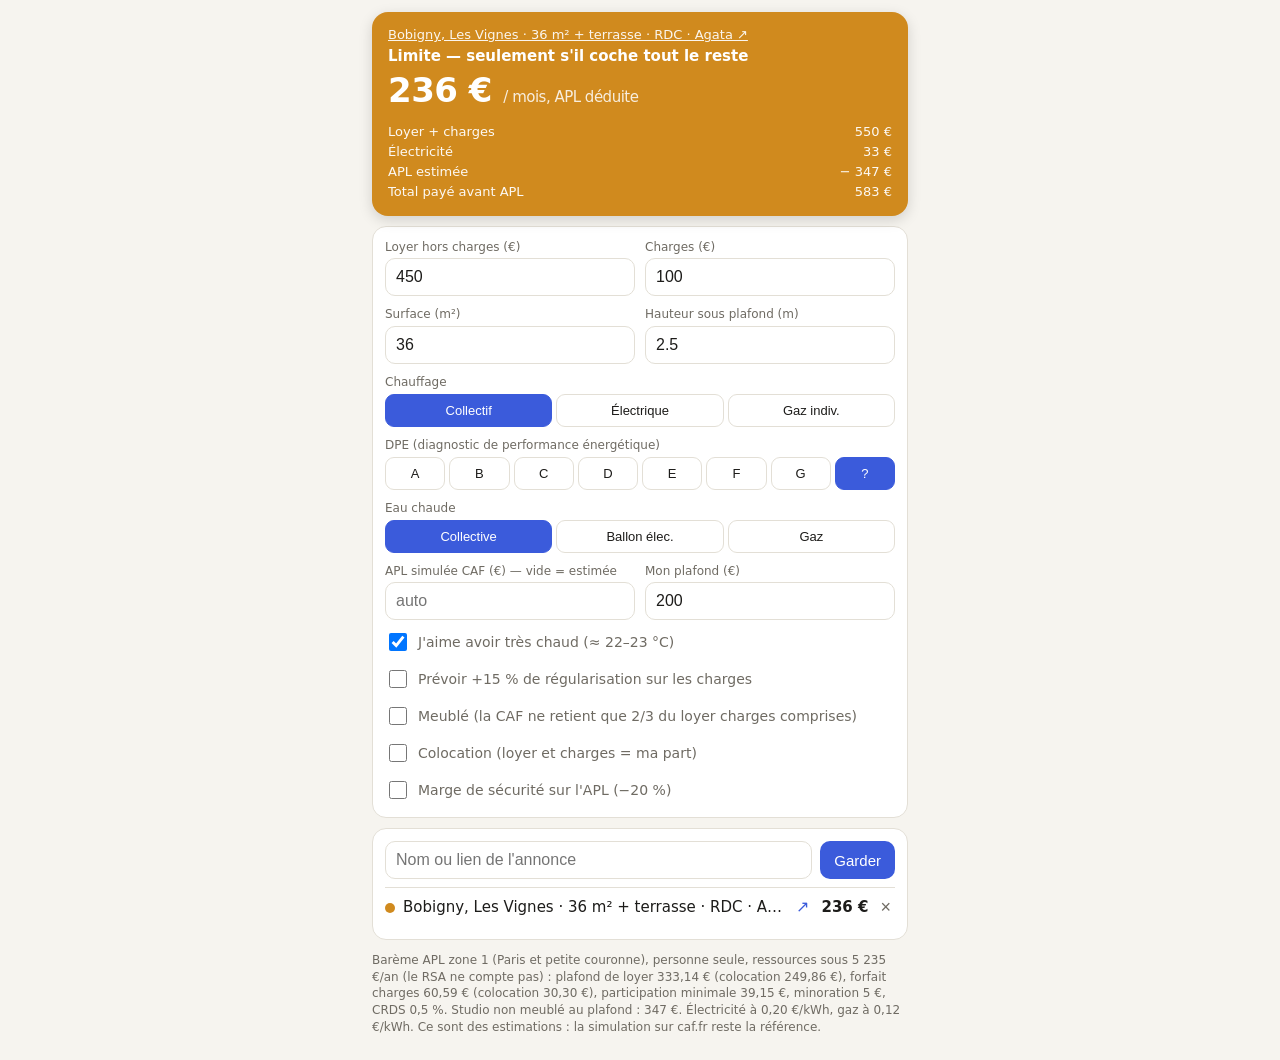
<file: logement/calcul.html>
<!DOCTYPE html>
<html lang="fr">
<head>
<meta charset="utf-8">
<meta name="viewport" content="width=device-width, initial-scale=1">
<title>Vaut le coût ?</title>
<style>
:root{--bg:#f6f4ef;--card:#fff;--ink:#1d1c1a;--mut:#6f6b63;--line:#e3dfd6;--ok:#2f8f5b;--mid:#d08a1e;--ko:#c2413a;--acc:#3b5bdb}
@media (prefers-color-scheme:dark){:root{--bg:#151513;--card:#1f1f1c;--ink:#f0eee8;--mut:#a29e95;--line:#33322e;--acc:#7c95ff}}
*{box-sizing:border-box}
body{margin:0;background:var(--bg);color:var(--ink);font:15px/1.4 system-ui,-apple-system,"Segoe UI",sans-serif;padding:12px;max-width:560px;margin:auto}
.res{border-radius:16px;padding:14px 16px;color:#fff;background:var(--ok);transition:background .2s;position:sticky;top:6px;z-index:2;box-shadow:0 4px 14px rgba(0,0,0,.15)}
.res.mid{background:var(--mid)}.res.ko{background:var(--ko)}
.big{font-size:34px;font-weight:700;letter-spacing:-.5px}
.big small{font-size:15px;font-weight:500;opacity:.85}
.verdict{font-weight:600;font-size:15px}
.detail{display:grid;grid-template-columns:1fr auto;gap:2px 10px;font-size:13px;opacity:.95;margin-top:8px}
.detail span:nth-child(even){text-align:right;font-variant-numeric:tabular-nums}
.warn{margin-top:6px;font-size:13px;background:rgba(0,0,0,.18);padding:6px 8px;border-radius:8px}
.card{background:var(--card);border:1px solid var(--line);border-radius:14px;padding:12px;margin-top:10px}
.grid{display:grid;grid-template-columns:1fr 1fr;gap:10px}
label{display:block;font-size:12px;color:var(--mut);margin-bottom:3px}
input[type=number],input[type=text]{width:100%;padding:9px 10px;border:1px solid var(--line);border-radius:10px;background:transparent;color:var(--ink);font-size:16px}
.seg{display:flex;gap:4px;flex-wrap:nowrap;overflow:hidden}
.seg button{flex:1;padding:8px 2px;border:1px solid var(--line);background:transparent;color:var(--ink);border-radius:9px;font-size:13px;cursor:pointer;white-space:nowrap}
.seg button.on{background:var(--acc);border-color:var(--acc);color:#fff}
.full{grid-column:1/-1}
.tog{display:flex;align-items:center;gap:8px;font-size:14px;cursor:pointer}
.tog input{width:18px;height:18px}
.row{display:flex;gap:8px}
.btn{padding:10px 14px;border-radius:10px;border:0;background:var(--acc);color:#fff;font-size:15px;cursor:pointer}
.btn.ghost{background:transparent;color:var(--ink);border:1px solid var(--line)}
.list{list-style:none;padding:0;margin:8px 0 0}
.list li{display:flex;align-items:center;gap:8px;padding:8px 0;border-top:1px solid var(--line);cursor:pointer}
.dot{width:10px;height:10px;border-radius:50%;flex:none}
.list .n{flex:1;overflow:hidden;text-overflow:ellipsis;white-space:nowrap}
.list .c{font-weight:600;font-variant-numeric:tabular-nums}
.list .x{border:0;background:none;color:var(--mut);font-size:18px;cursor:pointer;padding:0 4px}
.hint{font-size:12px;color:var(--mut)}
h3{margin:0 0 6px;font-size:14px}
.cur{font-size:13px;opacity:.92;margin-bottom:2px;white-space:nowrap;overflow:hidden;text-overflow:ellipsis}
.cur a{color:#fff}
.list .lk{color:var(--acc);text-decoration:none;font-size:16px;padding:0 4px}
</style>
</head>
<body>

<div class="res" id="res">
  <div class="cur" id="cur" hidden></div>
  <div class="verdict" id="verdict">—</div>
  <div class="big"><span id="total">0 €</span> <small>/ mois, APL déduite</small></div>
  <div class="detail" id="detail"></div>
  <div class="warn" id="warn" hidden></div>
</div>

<div class="card">
  <div class="grid">
    <div><label>Loyer hors charges (€)</label><input type="number" id="loyer" inputmode="decimal" value="380"></div>
    <div><label>Charges (€)</label><input type="number" id="charges" inputmode="decimal" value="40"></div>
    <div><label>Surface (m²)</label><input type="number" id="surface" inputmode="decimal" value="12"></div>
    <div><label>Hauteur sous plafond (m)</label><input type="number" id="hsp" inputmode="decimal" step="0.1" value="2.5"></div>

    <div class="full"><label>Chauffage</label>
      <div class="seg" data-k="chauf">
        <button data-v="coll">Collectif</button><button data-v="elec" class="on">Électrique</button><button data-v="gaz">Gaz indiv.</button>
      </div></div>

    <div class="full"><label>DPE (diagnostic de performance énergétique)</label>
      <div class="seg" data-k="dpe">
        <button data-v="A">A</button><button data-v="B">B</button><button data-v="C">C</button><button data-v="D">D</button><button data-v="E" class="on">E</button><button data-v="F">F</button><button data-v="G">G</button><button data-v="?">?</button>
      </div></div>

    <div class="full"><label>Eau chaude</label>
      <div class="seg" data-k="ecs">
        <button data-v="coll">Collective</button><button data-v="elec" class="on">Ballon élec.</button><button data-v="gaz">Gaz</button>
      </div></div>

    <div><label>APL simulée CAF (€) — vide = estimée</label><input type="number" id="apl" inputmode="decimal" placeholder="auto"></div>
    <div><label>Mon plafond (€)</label><input type="number" id="seuil" inputmode="decimal" value="200"></div>

    <label class="tog full"><input type="checkbox" id="chaud" checked> J'aime avoir très chaud (≈ 22–23 °C)</label>
    <label class="tog full"><input type="checkbox" id="regul" checked> Prévoir +15 % de régularisation sur les charges</label>
    <label class="tog full"><input type="checkbox" id="meuble"> Meublé (la CAF ne retient que 2/3 du loyer charges comprises)</label>
    <label class="tog full"><input type="checkbox" id="coloc"> Colocation (loyer et charges = ma part)</label>
    <label class="tog full"><input type="checkbox" id="prud"> Marge de sécurité sur l'APL (−20 %)</label>
  </div>
</div>

<div class="card">
  <div class="row">
    <input type="text" id="nom" placeholder="Nom ou lien de l'annonce">
    <button class="btn" id="save">Garder</button>
  </div>
  <ul class="list" id="list"></ul>
</div>

<p class="hint">Barème APL zone 1 (Paris et petite couronne), personne seule, ressources sous 5 235 €/an (le RSA ne compte pas) : plafond de loyer 333,14 € (colocation 249,86 €), forfait charges 60,59 € (colocation 30,30 €), participation minimale 39,15 €, minoration 5 €, CRDS 0,5 %. Studio non meublé au plafond : 347 €. Électricité à 0,20 €/kWh, gaz à 0,12 €/kWh. Ce sont des estimations : la simulation sur caf.fr reste la référence.</p>

<script>
const $=id=>document.getElementById(id);
const st={chauf:'elec',dpe:'E',ecs:'elec'};
document.querySelectorAll('.seg').forEach(seg=>{
  seg.addEventListener('click',e=>{
    const b=e.target.closest('button');if(!b)return;
    seg.querySelectorAll('button').forEach(x=>x.classList.toggle('on',x===b));
    st[seg.dataset.k]=b.dataset.v;calc();
  });
});
['loyer','charges','surface','hsp','apl','seuil','chaud','regul','prud','meuble','coloc'].forEach(id=>$(id).addEventListener('input',calc));

// besoin de chauffage, kWh d'énergie finale par m² et par an (ordre de grandeur)
const HEAT={A:15,B:30,C:50,D:80,E:115,F:150,G:190,'?':120};
const PE=0.20, PG=0.12;
const fmt=n=>Math.round(n).toLocaleString('fr-FR')+' €';
const num=id=>{const v=parseFloat(($(id).value||'').replace(',','.'));return isNaN(v)?0:v};

function compute(){
  const L=num('loyer'),Ch=num('charges'),S=num('surface'),H=num('hsp')||2.5;
  const chaud=$('chaud').checked?1.25:1;
  // électricité de base : abonnement + usages (cuisine, frigo, lumière, petit labo)
  let elec=(st.chauf==='elec'?14:11)+1300*PE/12;
  let gaz=0;
  const heat=S*HEAT[st.dpe]*chaud;
  if(st.chauf==='elec')elec+=heat*PE/12;
  if(st.chauf==='gaz')gaz+=10+heat*1.15*PG/12;
  if(st.ecs==='elec')elec+=1000*PE/12;
  if(st.ecs==='gaz')gaz+=(st.chauf==='gaz'?0:10)+1100*PG/12;
  const chargesR=Ch*($('regul').checked?1.15:1);
  // APL
  const decent=(S>=9&&H>=2.2)||(S*H>=20);
  const coloc=$('coloc').checked, meuble=$('meuble').checked;
  const plaf=coloc?249.86:333.14, Cf=coloc?30.30:60.59;
  const Lret=meuble?(L+Ch)*2/3:L;
  const Lp=Math.min(Lret,plaf);
  const P0=Math.max(39.15,0.085*(Lp+Cf));
  let aplEst=Math.floor(Math.max(0,Lp+Cf-P0-5)*0.995);
  let apl=$('apl').value!==''?num('apl'):aplEst;
  const aplBrut=apl;
  if($('prud').checked)apl*=0.8;
  if(!decent)apl=0;
  const total=L+chargesR+elec+gaz-apl;
  return {L,chargesR,elec,gaz,apl,aplBrut,aplEst,total,decent,S,H,Lret,plaf,meuble,
    auto:$('apl').value===''};
}

function level(total,decent){
  const s=num('seuil');
  if(!decent||st.dpe==='G'||total>s+50)return 'ko';
  if(total>s)return 'mid';
  return 'ok';
}

function calc(){
  const r=compute();const lv=level(r.total,r.decent);
  $('res').className='res '+(lv==='ok'?'':lv);
  $('verdict').textContent=lv==='ok'?'Ça vaut le coup — candidate':lv==='mid'?'Limite — seulement s\'il coche tout le reste':'Trop cher — annonce suivante';
  $('total').textContent=fmt(r.total);
  const rows=[['Loyer + charges'+($('regul').checked?' (+15 %)':''),fmt(r.L+r.chargesR)],
    ['Électricité'+(st.chauf==='elec'?' + chauffage':''),fmt(r.elec)]];
  if(r.gaz)rows.push(['Gaz',fmt(r.gaz)]);
  rows.push(['APL '+(r.auto?'estimée':'simulée')+($('prud').checked?' −20 %':''),'− '+fmt(r.apl)]);
  rows.push(['Total payé avant APL',fmt(r.L+r.chargesR+r.elec+r.gaz)]);
  $('detail').innerHTML=rows.map(([a,b])=>`<span>${a}</span><span>${b}</span>`).join('');
  const w=[];
  if(!r.decent)w.push(`Sous les règles de décence (9 m² avec 2,20 m de hauteur, ou 20 m³) : ${Math.round(r.S*r.H*10)/10} m³. Pas d'APL dans ce cas.`);
  else if(r.S<9)w.push(`Moins de 9 m², mais ${Math.round(r.S*r.H*10)/10} m³ grâce à la hauteur : décent au sens du volume (20 m³ minimum).`);
  if(st.dpe==='G')w.push(`DPE G : logement non décent pour les nouveaux baux depuis 2025. La CAF peut bloquer l'aide.`);
  if(r.meuble)w.push(`Meublé : la CAF retient ${fmt(r.Lret)} (2/3 du loyer charges comprises).`);
  if(r.Lret<r.plaf&&r.auto)w.push(`Loyer retenu sous le plafond APL (${fmt(r.plaf)}) : l'aide baisse d'autant.`);
  $('warn').hidden=!w.length;$('warn').innerHTML=w.join('<br>');
}

// liste gardée
const KEY=(window.CALC&&CALC.key)||'vautlecout.v1';
let saved=[];
try{saved=JSON.parse(localStorage.getItem(KEY)||'[]')}catch(e){saved=[]}
function persist(){try{localStorage.setItem(KEY,JSON.stringify(saved))}catch(e){}}
function snapshot(){
  const f={};['loyer','charges','surface','hsp','apl','seuil'].forEach(id=>f[id]=$(id).value);
  ['chaud','regul','prud','meuble','coloc'].forEach(id=>f[id]=$(id).checked);
  return {f,st:{...st}};
}
function applySnap(s){
  Object.entries(s.f).forEach(([k,v])=>{if(typeof v==='boolean')$(k).checked=v;else $(k).value=v});
  Object.assign(st,s.st);
  document.querySelectorAll('.seg').forEach(seg=>seg.querySelectorAll('button').forEach(b=>b.classList.toggle('on',b.dataset.v===st[seg.dataset.k])));
}
function restore(s){applySnap(s);calc();}
function evalSnap(s){const cur=snapshot();applySnap(s);const r=compute();const lv=level(r.total,r.decent);applySnap(cur);return {total:r.total,lv};}
function setCur(nom,url){
  const c=$('cur');if(!nom){c.hidden=true;return}
  c.hidden=false;
  c.innerHTML=(url?`<a href="${url}" target="_blank" rel="noopener">`:'')+nom.replace(/[<>&]/g,'')+(url?' ↗</a>':'');
}

// annonces ajoutées par Claude : présentes sur tous les appareils
const PRESETS=(window.CALC&&Array.isArray(CALC.presets))?CALC.presets:[
  {id:'seloger-26SSIAXBQPW5',nom:'Bobigny, Les Vignes · 36 m² + terrasse · RDC · Agata',
   url:'https://www.seloger.com/annonce/location/ile-de-france/seine-saint-denis-93/bobigny-93000/26SSIAXBQPW5',
   snap:{f:{loyer:'450',charges:'100',surface:'36',hsp:'2.5',apl:'',seuil:'200',chaud:true,regul:false,prud:false,meuble:false,coloc:false},st:{chauf:'coll',dpe:'?',ecs:'coll'}}}
];
const KEYH=(window.CALC&&CALC.key)?CALC.key+'.hidden':'vautlecout.hidden';
let hidden=[];
try{hidden=JSON.parse(localStorage.getItem(KEYH)||'[]')}catch(e){hidden=[]}
function persistH(){try{localStorage.setItem(KEYH,JSON.stringify(hidden))}catch(e){}}
function render(){
  const colors={ok:'var(--ok)',mid:'var(--mid)',ko:'var(--ko)'};
  const items=saved.map((s,i)=>({nom:s.nom,total:s.total,lv:s.lv,k:'s'+i}));
  PRESETS.filter(p=>!hidden.includes(p.id)).forEach(p=>{const e=evalSnap(p.snap);items.push({nom:p.nom,url:p.url,total:e.total,lv:e.lv,k:'p'+p.id})});
  items.sort((a,b)=>a.total-b.total);
  $('list').innerHTML=items.map(s=>`<li data-k="${s.k}"><span class="dot" style="background:${colors[s.lv]}"></span><span class="n">${s.nom.replace(/[<>&]/g,'')}</span>${s.url?`<a class="lk" href="${s.url}" target="_blank" rel="noopener" aria-label="Ouvrir l'annonce">↗</a>`:''}<span class="c">${fmt(s.total)}</span><button class="x" data-del="${s.k}" aria-label="Supprimer">×</button></li>`).join('');
}
$('save').addEventListener('click',()=>{
  const r=compute();const nom=$('nom').value.trim()||('Annonce '+(saved.length+1));
  saved.push({nom,total:r.total,lv:level(r.total,r.decent),snap:snapshot()});
  $('nom').value='';persist();render();
});
$('list').addEventListener('click',e=>{
  if(e.target.closest('a'))return;
  const d=e.target.closest('[data-del]');
  if(d){const k=d.dataset.del;if(k[0]==='s')saved.splice(+k.slice(1),1);else hidden.push(k.slice(1));persist();persistH();render();return}
  const li=e.target.closest('li');if(!li)return;const k=li.dataset.k;
  if(k[0]==='s'){const s=saved[+k.slice(1)];restore(s.snap);setCur(s.nom)}
  else{const p=PRESETS.find(x=>x.id===k.slice(1));restore(p.snap);setCur(p.nom,p.url)}
  window.scrollTo({top:0,behavior:'smooth'});
});
if(window.CALC&&CALC.defaults)applySnap(CALC.defaults);
{const p=[...PRESETS].reverse().find(x=>!hidden.includes(x.id));if(p){applySnap(p.snap);setCur(p.nom,p.url)}}
calc();render();
</script>
</body>
</html>
</file>
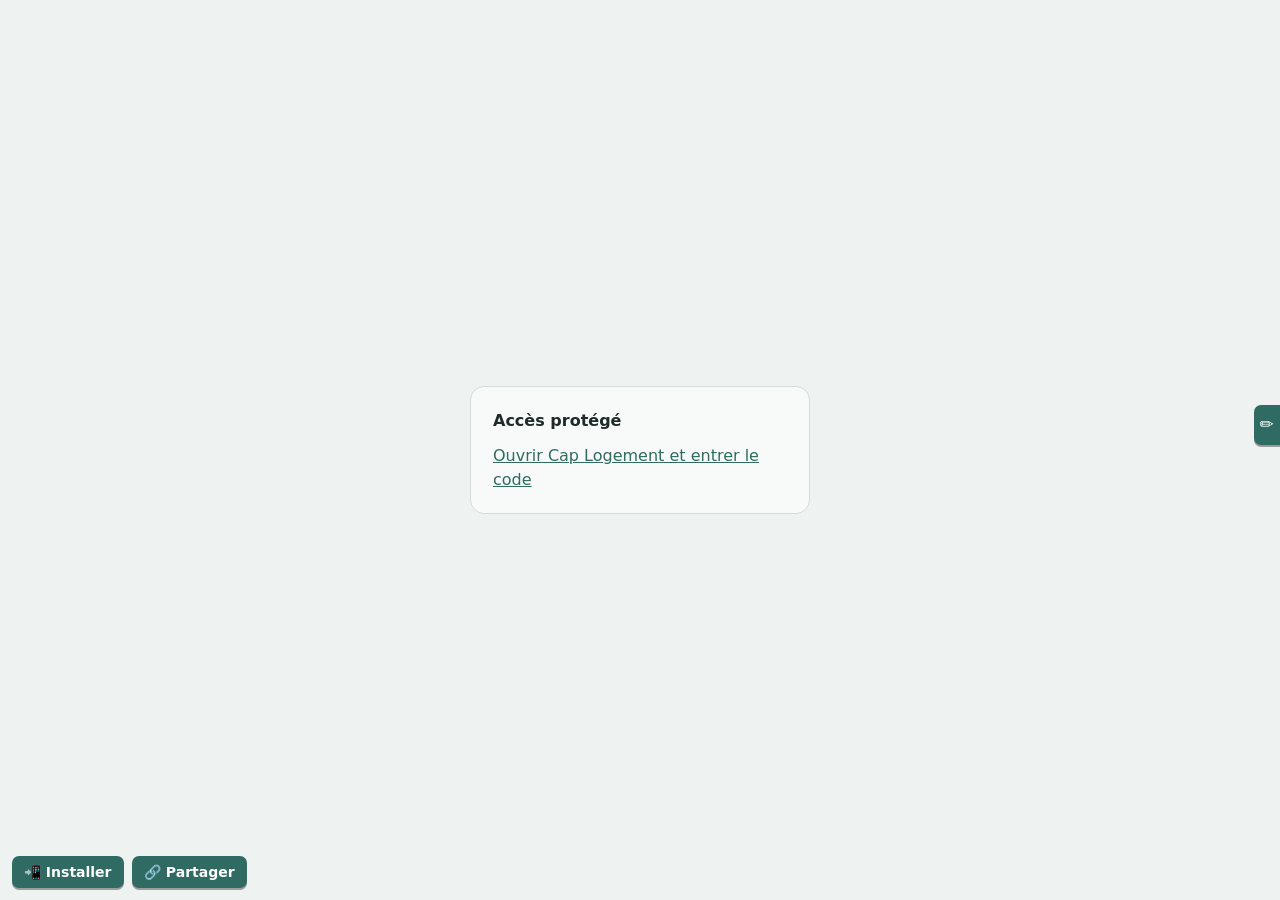
<file: logement/cloche.html>
<!doctype html>
<html lang="fr"><head><meta charset="utf-8">
<meta name="viewport" content="width=device-width, initial-scale=1, viewport-fit=cover">
<meta name="robots" content="noindex, nofollow">
<link rel="manifest" href="/logement/manifest.webmanifest"><link rel="apple-touch-icon" href="/logement/icons/icon-180.png"><link rel="icon" href="/logement/icons/icon-32.png"><meta name="theme-color" content="#2F6B62"><meta name="apple-mobile-web-app-capable" content="yes"><meta name="mobile-web-app-capable" content="yes"><meta name="apple-mobile-web-app-title" content="Cap Logement">
<title>Cap Logement</title><style>:root{--bg:#EEF2F0;--surface:#F8FAF9;--ink:#1F2B29;--muted:#66746F;--line:#D3DCD8;--accent:#2F6B62;--bad:#B23A3A;color-scheme:light}
@media (prefers-color-scheme:dark){:root{--bg:#141B1A;--surface:#1B2322;--ink:#E5EEEB;--muted:#8E9C98;--line:#33403D;--accent:#86C7B8;--bad:#E57B7B;color-scheme:dark}}
*{box-sizing:border-box}html,body{margin:0;height:100%}
body{background:var(--bg);color:var(--ink);font:16px/1.45 system-ui,sans-serif;display:grid;place-items:center;padding:16px}
form,.box{background:var(--surface);border:1px solid var(--line);border-radius:14px;padding:22px;width:100%;max-width:340px;display:grid;gap:12px}
h1{margin:0;font:700 1.4rem system-ui,sans-serif}
input{font:inherit;padding:10px 12px;border:1px solid var(--line);border-radius:8px;background:var(--bg);color:var(--ink);width:100%}
button{font:700 1rem system-ui,sans-serif;border:0;border-radius:8px;padding:11px;background:var(--accent);color:var(--surface);cursor:pointer}
label.r{display:flex;gap:8px;align-items:center;color:var(--muted);font-size:.9rem}label.r input{width:auto}
#err{color:var(--bad);font-weight:700;margin:0;min-height:1.2em}a{color:var(--accent)}</style></head><body>
<div class="box" id="box" hidden><b>Accès protégé</b><a href="./" target="_top">Ouvrir Cap Logement et entrer le code</a></div>
<script>
const PWA_HEAD='<link rel="manifest" href="/logement/manifest.webmanifest"><link rel="apple-touch-icon" href="/logement/icons/icon-180.png"><link rel="icon" href="/logement/icons/icon-32.png"><meta name="theme-color" content="#2F6B62"><meta name="apple-mobile-web-app-capable" content="yes"><meta name="mobile-web-app-capable" content="yes"><meta name="apple-mobile-web-app-title" content="Cap Logement">';
let bip=null;addEventListener("beforeinstallprompt",e=>{e.preventDefault();bip=e});addEventListener("appinstalled",()=>{const b=document.getElementById("pwaB");if(b)b.remove()});
if("serviceWorker" in navigator)navigator.serviceWorker.register("/logement/sw.js",{scope:"/logement/"}).catch(()=>{});

function notesUi(){if(window.top!==window||!document.body||document.getElementById("ntTab"))return;
 const K="caplog-notes",get=()=>{try{return JSON.parse(localStorage.getItem(K)||"[]")}catch(e){return []}},put=a=>{try{localStorage.setItem(K,JSON.stringify(a))}catch(e){}};
 const e=s=>String(s).replace(/[&<>"]/g,c=>({"&":"&amp;","<":"&lt;",">":"&gt;",'"':"&quot;"}[c]));
 document.body.insertAdjacentHTML("beforeend",'<button id="ntTab" type="button" aria-label="Noter une amélioration" title="Noter une amélioration" style="position:fixed;right:0;top:45%;z-index:100;border:0;border-radius:7px 0 0 7px;padding:9px 6px;background:#2F6B62;color:#fff;font:17px system-ui;box-shadow:0 2px 0 rgba(0,0,0,.35);cursor:pointer">✏️<span id="ntN" style="display:block;font:700 11px system-ui;margin-top:2px"></span></button>'+
 '<div id="ntP" role="dialog" aria-label="Notes d’amélioration" style="position:fixed;right:8px;top:12px;bottom:12px;z-index:101;width:min(360px,calc(100vw - 16px));display:none;flex-direction:column;gap:8px;padding:12px;border-radius:14px;background:#F8FAF9;color:#1F2B29;border:1px solid #D3DCD8;box-shadow:0 8px 30px rgba(0,0,0,.3);font:14px/1.4 system-ui,sans-serif">'+
 '<div style="display:flex;align-items:center;gap:8px"><b style="flex:1">✏️ Améliorations à faire</b><button type="button" id="ntX" aria-label="Fermer" style="border:0;background:none;font-size:20px;cursor:pointer;color:inherit">✕</button></div>'+
 '<textarea id="ntT" rows="3" maxlength="1000" placeholder="Ce qui ne va pas, ce qui manque, une idée…" style="font:inherit;font-size:16px;padding:8px;border:1px solid #D3DCD8;border-radius:9px;resize:vertical"></textarea>'+
 '<div style="display:flex;gap:6px;flex-wrap:wrap"><button type="button" id="ntAdd" style="font:600 14px system-ui;padding:7px 14px;border:0;border-radius:999px;background:#2F6B62;color:#fff;cursor:pointer">Noter</button><button type="button" id="ntCp" style="font:14px system-ui;padding:7px 12px;border:1px solid #D3DCD8;border-radius:999px;background:#fff;cursor:pointer">Copier tout</button><a id="ntMail" style="font:14px system-ui;padding:7px 12px;border:1px solid #D3DCD8;border-radius:999px;background:#fff;color:inherit;text-decoration:none">M’envoyer par mail</a></div>'+
 '<p id="ntM" style="margin:0;font-size:12.5px;color:#66746F"></p><ol id="ntL" style="margin:0;padding:0 0 0 18px;overflow:auto;flex:1;display:grid;gap:6px;align-content:start"></ol></div>');
 const T=document.getElementById("ntTab"),P=document.getElementById("ntP"),A=document.getElementById("ntT"),L=document.getElementById("ntL"),M=document.getElementById("ntM");
 function where(){let w=location.pathname.split("/").pop()||"index.html";try{const f=document.getElementById("view");if(f&&!f.hidden&&f.contentWindow)w=f.contentWindow.location.pathname.split("/").pop()||w}catch(x){}return w.replace(".html","").replace("index","accueil")}
 function txt(){return get().map((n,i)=>(i+1)+". ["+n.p+" · "+new Date(n.at).toLocaleString("fr-FR",{day:"numeric",month:"short",hour:"2-digit",minute:"2-digit"})+"] "+n.t).join("\n")}
 function draw(){const a=get();document.getElementById("ntN").textContent=a.length||"";
  L.innerHTML=a.map((n,i)=>'<li><span style="color:#66746F;font-size:12px">'+e(n.p)+' · '+e(new Date(n.at).toLocaleString("fr-FR",{day:"numeric",month:"short",hour:"2-digit",minute:"2-digit"}))+'</span> <button type="button" data-d="'+i+'" aria-label="Supprimer" style="border:0;background:none;color:#9C4A36;cursor:pointer;float:right">✕</button><br>'+e(n.t)+'</li>').join("")||'<li style="list-style:none;color:#66746F">Aucune note pour l’instant.</li>';
  L.querySelectorAll("[data-d]").forEach(b=>b.addEventListener("click",()=>{const a=get();a.splice(+b.dataset.d,1);put(a);draw()}));
  document.getElementById("ntMail").href="mailto:?subject="+encodeURIComponent("Cap Logement · améliorations à faire")+"&body="+encodeURIComponent(txt())}
 T.addEventListener("click",()=>{const on=P.style.display!=="flex";P.style.display=on?"flex":"none";if(on){draw();A.focus()}});
 document.getElementById("ntX").addEventListener("click",()=>{P.style.display="none"});
 document.getElementById("ntAdd").addEventListener("click",()=>{const v=A.value.trim();if(!v)return;const a=get();a.push({t:v,p:where(),at:new Date().toISOString()});put(a);A.value="";M.textContent="Noté.";draw()});
 A.addEventListener("keydown",ev=>{if(ev.key==="Enter"&&(ev.ctrlKey||ev.metaKey))document.getElementById("ntAdd").click()});
 document.getElementById("ntCp").addEventListener("click",()=>{const t=txt();if(!t){M.textContent="Rien à copier.";return}try{navigator.clipboard.writeText(t).then(()=>{M.textContent="Copié : colle-le à Claude."},()=>{M.textContent="Copie impossible ici."})}catch(x){M.textContent="Copie impossible ici."}});
 draw()}
function pwa(){try{if(!document.getElementById("dzCss")&&document.head){document.head.insertAdjacentHTML("beforeend",'<link id="dzCss" rel="stylesheet" href="/logement/design.css?v=3">');const z=document.createElement("script");z.src="/logement/design.js?v=3";document.head.appendChild(z)}}catch(x){}try{notesUi()}catch(x){}
 const H=document.head;if(H&&!H.querySelector('link[rel="manifest"]'))H.insertAdjacentHTML("beforeend",PWA_HEAD);
  if(document.body&&!document.getElementById("topB")){document.body.insertAdjacentHTML("beforeend",'<button id="topB" type="button" aria-label="Revenir en haut" title="Revenir en haut" hidden style="position:fixed;right:12px;bottom:12px;z-index:98;width:42px;height:42px;border:0;border-radius:7px;background:#34546B;color:#fff;font:700 20px system-ui,sans-serif;box-shadow:inset 0 0 0 2px #34546B,inset 0 0 0 3.5px rgba(255,255,255,.7),0 2px 0 rgba(0,0,0,.35);cursor:pointer">↑</button>');
  const T0=document.getElementById("topB");T0.addEventListener("click",()=>scrollTo({top:0,behavior:"smooth"}));const up=()=>{T0.hidden=scrollY<400};addEventListener("scroll",up,{passive:true});up()}
 if(window.top!==window||matchMedia("(display-mode: standalone)").matches||navigator.standalone||document.getElementById("pwaB")||!document.body)return;
 document.body.insertAdjacentHTML("beforeend",'<button id="pwaB" type="button" style="position:fixed;left:12px;bottom:12px;z-index:99;font:600 14px system-ui,sans-serif;padding:8px 12px;border:0;border-radius:7px;background:#2F6B62;color:#fff;box-shadow:0 2px 0 rgba(0,0,0,.35);cursor:pointer">📲 Installer</button><div id="pwaT" hidden style="position:fixed;left:12px;bottom:58px;z-index:99;max-width:270px;font:14px/1.4 system-ui,sans-serif;padding:10px 12px;border-radius:12px;background:#1F2B29;color:#fff"></div>');
 const B=document.getElementById("pwaB"),T=document.getElementById("pwaT");
 B.addEventListener("click",()=>{if(bip){bip.prompt();bip.userChoice.then(c=>{if(c.outcome==="accepted")B.remove()});bip=null;return}
  const ios=/iphone|ipad|ipod/i.test(navigator.userAgent)||(navigator.platform==="MacIntel"&&navigator.maxTouchPoints>1);
  const ff=/firefox|fxios/i.test(navigator.userAgent);T.textContent=ios?"Dans Safari : touche Partager ⬆️, puis « Sur l’écran d’accueil ».":ff?"Menu ⋮ de Firefox, puis « Installer » (pas « Ajouter un raccourci »).":"Menu ⋮ du navigateur, puis « Installer l’application ».";T.hidden=!T.hidden})}
const D={s:"faPhRo8YT6ftPoOBRjkbdA==",i:"HyPad5+dt3+bZrLH",d:"xRbE/J9ZR1oXBnSkNDCuEKbqk1oMyWF+OYQEUWP9iudBwkLndjR4hPavUOzoAxLhhUCHPcKp7dv14yPV48qLxFwA/xVBlWd3rYKXZ7Yuu4WYz4Xfk02QrxCqz69Nd3EUjwubh3dXh2BqDNKLafwbBbmqtd2EuffojGMkPPGoVbVtcWbvtA5KiGX5rxBa7sxReD+rXGUsRQE66MD58l2OPme9Bc/BxR8q9/t578EeRWUrhSzjxgKrwiIfmFtG3Qr8xcrBLrixtNH9Qrf+a9kuAVVzXRW5zrhkxzENTAKHcXdzV9gC/pGJb65CLyb2adzM3K0UMoCUlcuqu8Lr7X0Iawy2fxaDLxIHwkqTPW5zvyOYyDtFxsw4pCCCpZp6tpqZ3ukmT5ghUo0qIrim0A4izzV2Okv7PDy3/7PjjZQ7JC3ZSV1rsgRAJQ8pTHHZXH9x0KghyHc84UFWpSGU8RaB35MdG47KJXqsD130d7eE+sli6ly7GAMDgqJ8btGkjzZz/ZlNlHnQxJsDij9W37jjAKFqIB/yHXKj3FzV7tX8cksr4MrKddBQ6tA8Z8hHgO6+nT5OW8lwxFBEo/qMqsJZwgCkaEtCwOgiLbEm+fX3SEYnwBk+jVBejbFE+M9U3FDyMvv3dtMkygYuRD2eOUE1+5MXDXIE5RjuuRUqkzYByM8LT0msVqk77prJJtP2y0XN7sDs0CL7ZFFEhMD/7yKkHsoSOOTyP/8I3umLWSiHZBOrSbhaSCJmHnQI1LctTjfZDmGRlzcaWk+/0G9B7k5zFh+98LnWbC6tgBdD80cu9EZPp1yOrjdnh1q98VmUVNJQLMn0UgdjoJJWaCMzFspR2G8OCwbm93vxBa7R+Q9mgq+Z2sRhX82e0o6lSod50HdRSDZcuQvacyGg6l0ppErnJTRDNiyUJ4fML835BzlPh2K71Qq+TszxHfWaHXQY7zCEsbJ/xEloErzKYqvw7/cAFZNCAaAA6HrrpsryjBI1N+vLN1BUPgi1EP57RSZHbkE9v9BrHBTaKjd3lNnWXrW72ER8OFf75GzIBVVVmxSdktqyGObzJUvUpzadqT5Q9hicyOvwkkznMZExmGovLUlLKhkHxseTjpfpKsG0hjZU99JsDQgfTjnb/IHmfkvNvdsn/iu7hLSkzxeJoQk1A/DhrTXc8tXG47X/1bT5t+Pp+h1Vq/DY9vr6cB2iExLqU/ZOYNMARRv1SGBJhcD5ukT+7eMUylvjNF5gwhvRavRexLUtNXYV9Qx1uuVG+Isy6SwkBSmfssplhP3Nc+7xA4paRV7TweJaorOa/A5MzDLqfk1YPrKTZUDDoo9Sr1klT5DXh+jtNlFCgadErWQoG0xM2VCCMmf3PjoMQZ5k0x134AI3g/0/W4rKp0Hk2cwearjyvm6rBJrP4zLpumxQEx+kb7RKjkVkf0dUENX8ZVydnhC+NVghDgzZMb0H9JcUgZQWOIUp750fY7KhL4ZuJG5JkUk9CrSF/GMH3xQHjW7rOQbSEH8VzqT4+vlLXOTVYQDBtlYhGFoEXg+lOAhqcGQu/avgKLhm0+ZlsXV8nzHleqyoocox+p0HrWcYEMeTGu0tlPSurzO+ax6n1ZYhOMKjDlAi9F0xaUeNu6u1FWDblH++125TzHyfg3jw3bjPAMK8HnDIHdCHukZ0lgNU5VCuDpxbJxa3MawTh9vACkElus71vPsPptU/[base64]/JDtiWFL/10DO7DU5AqySndoAZuEPOih61TMGie0pVFBHBzt/XqLTlghtWSz53UrL43cUIen5A1pZXtOPI7tSJsujK5d+h4gKJdeybpWylln9S14YuODV4tgP/PPviwkCfhNmdcqiyliULKNuOmrauLHe/qSYXk7mFsObbzE4hmLfmc7I//npTuQFfrQtwiquTr1SogKUFgyWbqETp/9+WGQdSA0ZNUm2HOi05osKWpDeXnlSC7O+ky//Ur73Q4xhI2Qs7afSDxKfEYUzRvova0ya9J1ffjFV1pRdGiuS3LHmn603TIwdAr53sZ+OlLZjrm5b22ba75VXzZz3C5VHzJJCjvTAb6rkYc2uqQ7uZsXvdF/6k8NWlSN6Gd81iywmKHLzQZ7ttltsn1N1rCpwsa4NmJTf7KfR3eZqgB8a0cXXGwRKI8FZEb+7MXWLiUttpJUXZ39y0GUZZlJTpr903zwa54DG4saBQsp/1JJmx+aWjyPvvgrxeoj3tZvm5uKgTWynpm+ngUDuxiJNLhggZmz1Q74jxj8cnnIRWemtksLdzdC/[base64]/tx+K939DTXqql7BAy7EtD2/EPqQZm0XtX6u+EIt/2zeqaJmS/pOJZNeWW9FVjsTqQNiTwv3c4fZRnT0J1juvVRQzjmf+LCv2ypUvub+lFDhqpS+XQx0ihBRSi8iG5m1GsCTKrMR79+z1PFdT3om6yvJbzQUKk1Ex38DVJdEeMu8veDU0+idakIjc6gRG3wqPSD2tZLYWnkJNkVLRTp/ESozBXwz/bHEx8ON5UBRN4tU2Xh2fQByZVRo8SJZDNWEXAVdyoZiD0hG7E+kA9SHXc+4KpwHx3LTk8A+I3hnnvoOJN5KgaKo4dIjI9ncfNJTnVB/8LPUoDw7Rud/yFAE2a6+Rik+dSgWfjW2czomfNtcLVM9nLz3UpjFkijnf6ySHOXOqJ+0OlJmii+Aqmuxp27xU6dnWVHz+guEExcOPdvPRZUqwo5939h5aV2at8TtWiv20Vf2OOvAE79ZxFdWIdyot2iMy6ItFWxGfU1zJcc/S9wft2bbKOJipzpjM1O83hmYaToMZ0m+dnEJlXL6mI14rm72BJvoZ+pkuwV9sw2eJNklfx4FL1PJ0cUOlLFwPXy5dAv43XAXbcrS0WpivQdSLpSpqZujQGNHXfBo5CCIJb/2D2yIXEV55hIxZxee7lolxFlpNaO2uEh96CRtIHZeZD4mklFnuNnzp++1QYYq4C3Q0hYqZqrpG7ZM3nmcHi2XwIXaE/d/SSxrXLay2MG0Oi+jicmXC0xWkTgFRffn38r8Irdh65oaNmWGoWPIFyRf26enD0AxOtF94dr5xG6OGq8HytphbmLn486vRZWZ4otja2/0hyOS3BNLdXNQIsAmgdVaxAXw/by98I/5mx0uuoWtu5sXR5P9XDp79iChoga68deWLkgkYBayXUFCWsV/[base64]/QeR6TUgNGhv+8SLqqm0/U5KOE9HiD43/NkYx0ovecntuQptn7hP9VOQnDZo+rnNSUsEM4ZRetCU587qD2Xg8saA5Eg6fQGQhkQnFCl4Gpu6H+3pKV2DCdd1s+PF/koosWDR7NnZ97PGAI1hpy6GhL92W8k4uFBrdnlX+EC79K7ijq5sX/y4U+Q+aikbc8ROue2E7viLha7vz+c3Al1BnAs4k4xe2H8qX6Fvy2lMyZIhR9uGkbIJ+/U/bxGHZQuMxMtVpY+bjwwPcY4EeL0/AFC08UyCQT/h8atJ36ezyD+0HMOoT3lev6Jjjs2Se7VJnNQwlL8QvtkUsU9sy+kEkKB2736vJgCqTHnLbzbroparfVlR/V6nlmrevC/Byg8zhlwJasIctZZVsx5T12gTJiWZqMoIjvznOrBLhsXLSxd5gIjMR/5Mxrnq3FZ+dO9Bj2iZO3XwSHqXJfVw1hq5hk8EuUX1yArq6peNy4P4M9MAWgGyqKi3uP9ELLfAORcvrhx9F6ZshZSs9rDNFT+1Dr9Wz1z/1jsfj/8bnmQqdXAVP9zc1uLYZqF9eC+KjGuSIQs8hmvUOWmjbWdWCKnY02Af95O+HbA7ZUQ1rbHVe8nvtSSaXFF8Oer/QbliRKYNyCE6ejp82Vn+/+ZBTDbcaznDrDJ/43IsZzvb35XABsnQOimv5Ik0K05iH1duQ7TrhPF9DuUzA1zyLYbX/25iBzBTEXSScLUfgrxBodKQN380zSPtGmoKDWj5E7rWtuleQc+cid/K8b77wDwJW+H9AeGSnPZAXDzfTTZE2n1cPAg3U4A8QDwz5cO57/MB3QQsda17asw4TmZipIx3VHptEXhSTbsy6eqisaPPpqu1bZuBsES3+gbVvorh9MUYnh6Aqe9Cuf0ZXG52lOJhaN+DSUvVfkR0hkqDCS1Jz2h99ALO5DirnLFWPKdnY8VLYItxxxBt3C8P3Erihv1shsXrrJBOQXY0vCMwsAWa4hLUmYWYT44ciwWPgIHkEdb3FjGT/l8xMRQ2NinY4h6mk2r5zT9Lsbao3xEedr801TkyNAs68gOXHbvhyB2dY/xcHHWvxW+3/oPs8R9t19GByxOLTcET5ap4g9K5b+3n4VwK7Yl7GVCePr/l+YJac1jPAWkX0WG7Js/s6x100+ZRCWu6TWZvvmd47UWoNLPRQ+DeU0Y3WmFR6X//im/vkVuTbNc7VIkq1vMMtZcoDuQ8YZ1q4YvryMOn1CYtJyxjhjAgCGscZea69iXoPV1r/sAIi5eKklc05yYbSOcPBBo8KxzsrNKY/HzM6w/7D5Mv+kawjkcyOCYANl08GYDij5TVwMl3uoD1zh8dHA/[base64]/WDzgR5Fx7f0I9L77E5zV02lkrApHE1FC64YJzYgnMbOpMui0W4VilDVQ8f412Bih2yC0ew7XULgC7PFrbDLAgc8f+CWhY5Lm2GT42VSUS3eJ4Ucl4EE/4EcRuvGAzpxvUezuFPzgNX8MjzikJPeF86qz3FeezQdvpY4HoXhcqnGexWWi89g3yU4LhbgyiFiP501+SEfiRO0fqr+nTpLeHAJfltA9KVuMYLiTxca3Tgn9wQlV/hSkhbQvcWGBlmCN0Ka5E0U6gOkJrsohXKgK8fbFhr2gaSfYlWPlqVp8cMYzzsINYBUO9H1Spn1foSg6G5Cp5WkvUeq2JCyuMSwxVrLbpMnzlNtQUVuy2tw33EeYOBtDmg+qIiBswT+GFoqmj8JG60ukaNwBRUeFnT8z4e8Frtq+5Lu6qn5rmLsigf/V2m3S98X4anpWFkT+inQtDHKUub0DRWxrGdSdfgYxs8XmzIbdvJRzMb/UgetJ0nJDm0E/0oDE3KhbPzeSimLYRumCKIqQgEhJpWIiCL4W6auVYeCsaaPcnSpFEr8Bk1dX6v38aCRY94VQb6WovAZw/QiVQdImcFMCmwsW24DmSAVjkVLn5+LNw6SIpiGuPPGCgcs5mI/uGYz0b+XYZuSAjI6LeVGFzMndDxDbF9sryY8uWe0jolpzLO4yHlLfZDjr8+pVcCwBUoxMEOqh9J3AzTD18b7ZqvNoNN+SHZ8OSP0dDFPeiIQi81x1n07ZCDL1PbVIGr276Z1UvqFm87b968Z/tHNVZ8EXMa/oIK249YTi9g9wrbVp2fi8FSygY7id5CGGL2tUGjkd4X1KAKFYU8PQ9KNxDOMMWvqrs/mXxzv8/HHxJSRTGOzF28EzLL1sgMivo29WhTC2a7VvbyzZf0oTPm7ePc2aL2+tsLvAUccHjS1coAJWBf0A6XyBerQYLH9AarzqfNp2/fGtNXIFZ1Ic8FkT6IP34kHFxadSnNwRMcKiWlsG/[base64]/CqS5kLuy3VRD7KPWoHN45asGybFLu807JNUHFaX59gK9ujZBFXr5tkpGkBCdNK4EiiJVcLUOguyrNYgrR6DMFAru5+qFDduD7LJ5Mo4xvpVEYRVSnYCMgYZ7mu5RuRByp+99b5/mjBVs74uLN2rme2AJUQd+MBpBSDy3w2TAdgYyYVtMMpOvVSHTmV2nkS0Q44fGwot/H6qt5afx2keydeXX4jErCph47lCADmdnDKE/STsMX1jTWEQCC4AqulIbvcr+hjMBirCM9D1kAL3qgmqz5DMblq7E1vFgPc4P7FOr/6X8qEPsqsIYftBMibXUwKN+5fjV7AwRoy1jlse7qK0RzE9+Rkq04IK0lIVRxpH2gkTg6XVPozCZEINkI8cphWbrK+q2Ssy2A62nNYt0Q1SpGb3TYlrjswsxWku4tHiYNv/fPSMw/9dmYR33aK0QGFKSFtZnwaAYnR2iu8onV0b2sl4SB+WvTsfky0/oK0MIHCKQn5TBX0+v6bnRYwcEyTWynoPH3v0bDE87nuIAES+ZYtdXZdSlded/6x3Sg5Eyf6PLc8oIwdPQYgYPCZ29Ndmm/vqxVIf/O2lN6T6KhXRN7VbMKJ5iX1KhI7kygHDhwqcWhieCP5kqBgisW9pV61iYRqZ403VsbKV+C4/pJ3NBQ5p+Oblt/7ZNJl5+FsBhZP3pL6rU8E00LikwCseQurG84UEG0nf//uwzp29EKFQvUG/vC3j+weqvfCH5uuDGIut5wQ9O+e/hThtPCdM04q7zxC3N/s22oQAxDzdNc1lz25MNi5WGFZWVILoJUx2Ofeb6QHsAenGxrfXp3pdyDIbW8k7oOCZGyuzZd20n45vuWCILIgPWOdS/Pa3F0s89w9bFRziRxDM+Q0JAdyQvy4ncRCJO5Bmx1Gc+vEf3aZSntU5dCdxdFjX+KMYwYBnonn8N5Ch4wOo69XZ3SvqR8XIO31HtI5nT/kKE1akaI06hLjBea84jXKMQHSZdASO/zb7XRNudY29iBj0ORPMPaeEV1zJIEPH8M5eHBN91NfZ3bGN/AB2HSW9uusjuXhmZY19Ser8Uv+n05SA2617vE4S3MGnOKC2hCBTXhoHCcE95iow5G1ByzcQLlVlYy2TA2skggcdJHx2kmRx3a/G92/+Lw9jYsZ/usX9pXOF30kL175uBece4HPvKT51oXkpCDLcX0aLKIEmdz0PP/RfykW5Ox5OMgCP5X3HdVp1AZNqq7i0pD0FQrJdu6PCC7pPUMdiiM/68Zs+EGFntdd5YvqGrQEPB7fZ1KGDTjOpOMgI/US6N+CZLSlWRFj48Ca78twFlhbSGYyQfVAeSeE9eZ5d7+F5qE/[base64]/ElITBucNuoBP63JAEfLh0xEEFAPUHJxKqwZ9TRALwuiNWixQhB/f+DU+Zl6V/Hl9kHWDCK6qQgMR8FAN89D0pqHaz0IeamDbb0vFeq7vy0G8SNwpT+tIAfv5ai3iXLBdUIQ/GFanRKbvI+in9sy4LJDvFwjZoX+STnn52PbF1YhtJz1pHw2OqgRlEtLcVkSExfUIUEE+QiVgqOJ3p2pXPqODfh4a0W+bjKX+fAX1WZBkL6OQRLhliWnUSseDamBSppzRhYlguZks9eHrpEscVif/KpfLIvdJJ2N34fJJ00bmnpsuiWtC1jnIyHXdKtzblvjWxlHsPpcsPhk+R9RNB3N54TWj3bTdvS19efdvBRMBJ4UBz5CyrbrnkBYFSGi2RZ3E8plCRPGX0UL17tRZUSzJD9SL/YgMJfzVheyFJhObNEKLubBDMrZsZ+8zoPGfGivBt8/bWnfMZb9bcOYniBgPEcSQTdjAyRQBW8i7Jz0gZ8OsJKv5e0L0vRORB/csu8r83oblG/YXCTn55NpDS/pA/BOOFHZRJONDjiO3i5GL3DhiKos0c7TAN2T34Q4fFuGXvFW8vZn6R6Xh6dfhYFHGdwPDahMgPik4fTNYg9zmI1pqWR6NV6migr7PPJs259zRjJrQGt6rr7oNyv6Vn0G1iVRc853cgSH4r+0alqnaoVA+/gc8uYcEQMFddAexue/ZeycYYT+qZRSqQX9H/7RpD7EcTCn/LtCnLswtYEdkU41aIqvnaSgcVvv5C1bZD/8gSvA1AAt4wQ0zoPfHeACaJkkD2/OeEfzuO3rgm1Pq2e0xbHDVDTH1zqM7yBbEhG14ISIHxGXbWsbHrurCCGYZEh7n8jPRISgFNIg4RhvpiYlVG1POuNq4yP0asNYTco/s+aefo+q3CKGl/9Gb2yuGP5xEcUiAU5XGcnJNEW0pPTHzG8RNPWGOYsJHCP3EjPKK0BtCNVKL85kT/xJPakPsN5yvW/FbBFsSpaJtkkD32OsxS3c/8DqpZLJ6f2MTBiKq0z6jx3qGyoBfGfsHVHKTKNE7ib4ZGFoplNBYPqvLe4PqD/4o029pw2Rg5bQYX/OQB7620S4l0V7K0lq5q2P7wkO3xa0lvu2RagpSxgL4LWq2i7iJp6S3FCGtAHuSUnS5tnCgvAnftgJ9ryrPwQ+zqeWz9lkKQiDBjsJSgNQE0+bDecOv3It1WAzmhzsjt6aTZ9rNMnPqHyxCFZ0dbbyfhkVUTIuHm+n+7K54wz/r7Pveq0ArpAsnU69q/mzvLR+PXh5P6nFqB7EA2qzrWN2wYxL8Kog6wdyNFCSi6LnRoQxv8z/wOmrwFihi8q95AFnfIlMnpsP4TrqGSt8oCagOPG7lgUEzi6N6XYeOgCqfDpnn2hy4I8fsQrNL5Vq5rz7fgf6PapEC3Mo0BDhM9mU5g0KpWewry0P/vH55Srqe91c7MZ2Xgp3Cj8wBtQkWUvCM1PlpnpnWg7ybPXPjRJQAnQM2Y0DMdxU3wlctm0pxHjoLmJqKEu6WNlt0pgxGwTti+llXPCk9iYMSrL2aet1/o0Rk346ZD7HkKShlJRtwyZF22UFE++cNAt8Qt6eIeHtNgnrcGoUyvrhDQirQBp/PJV5GPt5NCShswliYI299HhQjYUA9mVqcG/DCnqqv4IQ8wQplvYNKWdtdVupIXfhwcB8bAZeOQYE4DCgdbZeZjuMOls+fQWCdpbGb92KMkd8ILVqt2IqoD3kNhtDTfUG3Vh6yQpPS/fcSNzvC8mwgrXQHLplTTDKePkkxTe9bpKSV97kKqyGZEc0vg1mfJscgtz79DECjh67vBE1/A9torQt8WWqNysehVeNTuHWMkRBH7WmpVXUH/bDIAa0/0J2LqfzlEJc14D0eM4qSa2G00LLU45glIeyp3310eO1Hho37/iwWVoTwyfgL12FgqXJ8rTCtXBZYkoZDzVHpuCjDWwk6kwixyS5R+FlEb4B6KkGIcW2dmARCCAv8x7NriBYfdSRs/H54dhRd1ln6hg0EttlEa93QGOMjkDMosxjr6DSYUuoUpq0Ie2YZSuDbneJygCD+/MxJt4UEA77H5WrrJyAMYpUoxia/fYVtbWuuGA8I7T1S3Qm0F5SzHc2dj/CGSrnAArb7SoB74+E632KAYEdvsPF8znAAzHn+rEweyAtxTVWYFtCeQB2X7Q86gRrlwCRJg6ji2x4onCOD/BIUklgOdV0SixNGHF1qF75mPD/pXfqX8Ge3qQLYoVw/lEzp89cnv/4Sf36+aJa3ypwahqxUeZQgmo6AyN9PkAsF3+3mxtAP5xeq2nhp8YI3800Hqe6jkuiL/yZn74zGqZf42nbkmrt1S19FzcMuPwH8welcT1RfVdnPbnTb5lEPGfp7tZVOHwY0INcntE1Oa5k3/YZxoHRJHrbooDQjE2QYDzGinUYOVsFNTqAPYd92sdON8K/W+xXY9TiPckKMHso4UR5U9sfdW0P3L42lF0lUiO/[base64]/5lN1aYRoOSBxS9W5NfUDgjLBDsemqj2U1Xihbg4iOn9sbPxRe7CzwquSFKrj8nQnd2WfD1sSZ6RYQuw+ivK3Y7PQCqYNsmPovrkfQp9UKnYB5o98EZ2Tii0ImPKw+9Yza4VPU3yBlAjINNJa3FLgqVqrFcHo/cE72UTktkRoQVZqN2Qisv/SQR1s7/53vHRf9vUTJ7LTUXLpekMZKJDy7Ui/Xmlg5Cvl7OWRcdjx8soRa/qLE+rG8mnj4f8x7NG6WDlIJtHo5xPflYip6CXpohVKjOzt0daIjxSvuhzPtDRFG714SGigbGWROcIX3v2C6upfnuI186afm2ylZ/Gae+jVIXqvroUSsE2cnltbJqGYGoPlk5C8m9Fb8DezO7SW5fnJmHSvTVmjzRHaGcpdB0/98/EOzo78kkC9SgJA1+rcpx3/oNM/TqDhrYJqPGq8v6z07V0nj4+XfWevtrWUHauIP+CfiVcIu0tjM72+dvxvWA4VCQm3SkUfDaZw5QKO+i4Zv5EOKfCb3TmD32BYa7rLqGCfBDafjRTubGPPqp5qfbGrPWudmdsE3d6kZ3nNwt3PdpnKp5iRENaqCl6OEJ9l3Fx/teHFeSkftg6JVBpsMppS2WWtv5+KNm3UEQLLL9jvMIlYp6OPBckwI8oP0PGJiSnzxI/40D1IQa3bgAXP9ARiHL+8wBFy8daRwwS3p8dWUX0sagowIr/iA3fd1vRNuuACSZra15FuY9UKJTXMYE0BhxU3M0i9wdFwahpgCw5RpMNeg1dRSCyr5WOe8fhfjm/b2A+svkolLoQAM1b6MIVhYeUw2bBi7PZ06uCYm2zel2W9gZUR0ORIGvgxcXHQluPTsDp5zErhLAWcTuVdrW7ycEdeV8/uYIC6lYYg39cZipF3jgxKI1C0n8xjm4y8YVUbPhtsTOP0e+exfJeXIPFMnQMZcJQXm7vxXvtp7Ja9TUZ/8tiGjy7ObnVKdR/5k9hU1FbD71ltDBx6K15I1Nlhq1fLX8WPb9WXdrwbpTUP9+IKqt6fVzM+LzC80YH765NQCvBtyZcaqX4W1fr08jNNoSZ1nKamSJUN0xKxusD9+d6yBzYyKBwDY7hNTL6fheI/arMSmRcFWHxu0UCd95BbEK4V4mAFXotYUEOdvBS+W2zssgpUCrDj+o2/3QbiWRs2IxUFaqZcoiZcUPBSP/M1TKv0dXUz5Peuf9OirHCw8oKULAZnflD1NP32ipL7EjxNW/vv0jvGeDJyRx9gSFYAyicScQ4od32whLUVotWQxHXHVxmbQWem6PChyO1+XOVFKTy/XaoMXShG3dRcJIArnAFUTnyaKv/Mru9JkNxbz0qLsDtdCr+y0J8jNYvz3JE7b3Z1tGfv6spBnDqNIvMaz4qSyFVo0GEhl3wc0Ezb1J07Iqw5+IyLDGZo9Q79CLle2kp4yy4L/ued844T4faX6DF9pbowhwcJmkqdPtKgbkionqfM8e0h3pnZH0CO34VS9N6OPkFTvtc8uqbBuLaMv9wyrk7iEWRYasaDJWLkVSzLT2GQFuIRqELsCypDmCTpSDzYswvVu+VzZH+DpyL5+V/wBEjRrMluQe/bg4iSjj4vae33kF/NLUF9O7d6dXl01IG72iqt4WXrkijMtWfzc6datpK2KQteqlw6FT6YvzYHHg2b7yYh37bgNu8gNWFyhLigHjGdEYsV01PUNX4+uy8Mf3MB+B70Aypr42QJqNCZL0vxhJdmjedfPVE5y5xAfdQY5ePV90Gi5/[base64]/x1W7JwgV+dPIi39xSqDlgiC/t/g8G7HeJutLLcfWnjctLnU8qqNLJLQFnhcHeboY8aL+dveDsYL6iNMTixdjYyhwfuiiGrmjvFlFQyqWgTJnm5jKUThM+Ox54BnjOcOu/W4tqbUX6zGczQxeXHWcnid58iXxTmg94/L7p77SLRY13D+w6cNpWXfFUpE5ZZtEW5WfMF9CkHDmWrRCvZ39JJi4mZRDdg9mrV84v9DAZKt42d6oPYABpByAEpRN+C2zsnUV8/jRkCkBqxAqonSvmCsev4UPW5XXBu7MIOuPo2B3ld8xD7b17+ePysGjmRY4zEw4Opu1tp7ZAU3cGupqWOrQQrbOfog5CnChQOZjp/L2SStd0+wfgt+FmLejJt1wK5yXUHCGe23hpgVh/WYWywjSanlxcDrUdea5kzGARXd3E3rhiC2OdnBO+0DWCweIBQkLpVMjNaSKBe16kneV+wnJzjwH8vZ/auDN9lvek6fqY98RuO8d1mKiv4EILmhWJyYA90A9zow/Mcgu8xeYNwzcLrNwD/T6l4FViMWXLP5xHdeJJDKy4D2FE2WJS0I95FvznYtUj5aD2OubJPm4L9WKOFBeXoXzRzqqcF/kxwaSXfeTY57WBTCe6KYoYCY+/kOiLaCabLXxvZtHMuLU8LdlGBKHUZ8Fma0LhJvfjWSkbYeL50P7H15pgVLeCTwdCYEwjp9h911psQyQElRtPTkG71LOjFqp2ekr/NOPRfktDbcrf3gsxsdUPHSQTRLN+h+zmIbwCHNPlumT9DQjLpQwaQDzFAFAg2k0ahqcwuKHxVO1UcwTIVPxF7v5JWp8a5Ml0b9ZIRYj1lpG3sKEgAcGAkRwfCTSaNb3gv72J/Jq4al0MBDD1hjczHwbpiqFpCSr9y9t/XPHgZlxs/mME12I6TZGg4ZmRLww1XdQiq7C4eXpuF2ayJfrFUScVFPfPfQIv4CSbXN49Tthxwr52HlEWuhlWJj2EX0f66T0jvQpDL7H1A8ICooDWkmv9YifLuMroSq+d+KRUMK6/mtSaJeQ693GWGfKJY4jfFtEZl0kArqv0R9OZMYMoqnGGs329sdgSh6fP3M/mksbWpOjlVi97Z1TKf/WmaKVghl4k61RylBTJr9BMWAk5+mqfPTbUH2e2g0RfKyhdn4FvuvGS3Hl3bWlv29N9S4Yj+d90+Aj6xjmog/JIQTWE1GVth71hvBIZF8Qgul8iUDILS1H0KCRLgNPTPHAFHUVcjKqqaVqobNTtwj/BNhmN1Arr0RgB9yUcTCY8ZCmbHZ6tC841r8sjj6kL5GGgZxIGbrahA8VR4YJ4VVU7hECk/dlnTfiafIQrWDuwV5PMBM+kXFM2NxNI4PM0qUlusH9nol0Z4dGZnKANWLoqT4oBWBcLukK3aLHLSHNlTC5bR4ffpshTAEHoq1/Do0gobERrjMDJxvFDU8NP1nqYevX9PopYPjI7zG95umKb/EwRnbhW7lhsF/fiVlPMkdKJw3Jos9wGMYnaJt/qKWOcseFzacRCkLklO8amL3UL1AmvSqSyzHMOKeWOYHWmP3jUc7leHQ+RbGjnU/q67y7ggYhElKxwYIjh73xNEoiTiRMxKE2JShxaUdhy/BAZYbcAW56XNNZ71lbLQvLELuyk6KEWNitT6aGB14lwxgqKEKoTc3ZaQZezS+QinP183uOX4VbLET9vdj5ExKKVOt/2AsWSTzQMBiv+hKtVZ/QuY16lngmuPngjIg6P8oJ3EMzpD1CjKqcvak37FUSno3wpgAfbMC+6SMTyDBSS9aRYBTkVzak815V8GD7S7O5pqgiXBoQtN1e37vJXoQpxd1VHVV9MkF4YioQUKPT2qqp2ZC9V1VjnVZoBG7nnO7UcMLDZL0jpvfrTsNZyNysHMgsgEL6dfi99QiDRXqwj/xOIwzR0KzgXErIywffdn56M6nFSrLP5zrxDGbb4f6zo+2sbvhmSQkZSgsW0K//cF15wVmqgajxJcotJqz2u6Iu/AQLq22sVhrq/9nCm8hQUui9pnAkV31ahxInmQ2RlQYlbI3hcud6MHMDc6MD9t4FoV0z37OEtdaDW3BSATRk2KZxKW8tEEX5woFlQkoDy8nQo0g5R+K1DAfCMRvk3xpc3FzRvLMhmldhZl3gboNh2fuz9Ue16/BArXVxR+Jv278vgsNRQhkzY6Q17GpOrrIEk2ZjRk+mHJdS66mNuAaffScwWR8ytR0rNI7XFG5zRvgUIlt6KU5+UYiTcn/[base64]/XoP0/A69VraXU+AHn4GQEQrAzW+w8/6ds65yt5gYg5ZMWq7A2IBxSkpRnF1VfhQtVQg8o1WTDgXxMjBGqXzSYt3PUNxxQ1piy66AmzFUJt+nz70RjSXmMvhMHcLNndzvtDxt/7GXK8YwDVISfvitpe6DUELSnUAd8U5Oy2gny9uMxJvHdqAntHrNn/WzcTt37s5jlBwR6NXSpGcw4NTS5O9IeilPsTO5Pol9bkglFQbO0sKGJF+tKudKkBEOEkB+cheLiu3+GNeZzcXgRD/f/TyJn+L6WVMkKDS7yjSvYmzZoLjQk7rWTVWdpwIec/vEe20LFhseucI0h5NN75Z7gUs0TJ3MB57iIGgzhvkjvZyZIrMyR3OPps+dsU0tDokHKsRp6eP/tBzHrd64QAgOpQ030Gj5LMeD3znnZF7f/Pmz2dqLk4Kfy6qaAWKx1qs8OWykZzgVWh/ffQTtNfDxblJC28eVTmTD3m3GKWPAE97DNSLZ5NXtiuNspa2YwkJUugp2cQSozvy3NLO6B0oPdF7spwJCZTBjwZbtjBfWOCjMQFNteyJiHsM/K54O2HNcO4KfmnnQPNeiP42jp5eViOufuHnOIR9x9Eo99LU7iZOPaWlknE8QowhTe4AKaxRun1Nuiy+79OgiVrVtSPiv3StvVgGLosapAvipg5xcb4JCQQZhvmleGoa0PXFrGsWudL9zsmKaI51Wwe1frjdOUCUk8CM/r+/e0rVAUdhIzXmojW0el7dfbL1LBtZE3yyEmStrcnDyTD5BlKXPAyeGGolROQse+O8qAiuObCXyyLCmaosw2xL5TrZ0RkGXB40jcrJ3QlvFGfC/BM8ftBz4wDDm6d0FeMA4HsAH3b9YVa3AXauGIYqkVOgjNSmndIZnhMe4Nt29KyGMzMPxkkU/pxM+nofhy7+9hVfZbdoFB/UKbh1Ak+R7pmtrEe+e7AN6iwwUKpmZCR5jfhFeY3SV8xUCjQHyLrUqNUmLmBNDmeuDTFVM02ubXL7gZEaPH80V3xw9/[base64]/u0eNrPWtwhcGXTZ9GcCWxwJV7o+7EMV6/Ob71LS+YuS47jdz8S7PDcrL/lqu52OFJg3g9tpRoJ7Xd8EIMlQ9RI0egV6I/oB1Ox6rqZYU6PMaB5RNJpL3OhcELrBzhnyGb8x9uUNYeT1e4+cu8l+SOCFDoLq1+M+JJ1D/Bt8yfQ7L3Nb5lcMiBJmRtbJ5S1MhGQPxK0WUwmZfmVdIYnQgVj5GLEiNXCIITBoTh4ox4Em06TZL/vCqWwNjfKGp1eZf0Cm5HhW0Bt1Bz9lfVHcQsSibqpldrI6lIXJDYxPBT1YS22wFKaaul3wk4JzEIE6GQD9Moyt45oLWc5Kg11W2814+elGaC4zDI5DISAhvFgZzoFbzVjdOY/iFvWq4ktw8aL/poJBhyufY/pkNGMOPjwLzH2yEJ+Q0jlXTxozYTrMRJJgv1mhog8pqKCe+cWxFqPyyoWHKmZFYcxABTJzgilF/Bc8IIPVj36bbL9gbEauPmf0845VbmfUQOfuKg7N95Nn1Z5/BZHQL/n9RaWiTud68GVdcYTzIy+Dh92ztEqbYBUt3ADCpH6T3YOMlZuqhD0rD11VspZADMxbmRmg9Mx/zbOnhdsYWUdAAMcoEMwHprV262SH9BrlsUTZj/[base64]/vPDB+sUunxbQmx8uWT2MgdB6FtyfSF03otcgkrSPfFhakPc/JTdq6wdWIHdMPJCcX7RtPeDMcuujxrOc0+1Npe9s1eHarlc7scqUOdQLlrGcswZIra//8frk0/[base64]/9Js+b0LLPn4wti9CWekpoHAfOcFI5kH6VLYpy+lePKqa1Z4A4/HKUuLxWonFG5Ulb+L8w4lndcgXwytGGYakAl6lMk3duGF9Icvzc0YfPseUTh4KcclLF418LJrV4lWZc97Ql6b7nJMpV3aehufeUU2IStZYZOZiDpXheMCh+tazlmv5ZB4+ArMb4y9LZ76ILBqIq9SgfAfrkHRe/E86n3B3xeXxRtW66SSrVj5Yq0ZTYPnOsxEeGdavPzX+DaUzlqxyjOLu4MFlddZqFgpKr1RWmpua41PpRcpOvjp+pmOGdRSFuBiOO6a7vbMU/4/jJJwDq8RDdi0qetJcagWGUrVg9Tg7NwOwourPOQWv/2RO7H7HurNXEEEqCtz1sbEiRzDPwIdHDnlx9UsfAnn9b5xtmTs6MMV+GBCL5QMzukNZEP+hH72Q+oTeuJWc+8NoFs5NyYT8fxQnVCTOnwIkBbyb8VTbs/WYYUtk1lJ1aRRX3TiQ9c9tRRpZwCqaAqxlvD2R5sAvYCcV5ZYdqxbWuiuh/iZ5oWCNf4QILk5ZBpIUyA5EupS3GLpR+Lzb2GPI8y6jyaoPm5Cu2+yVyYWDGDdnQbFDzgHXMJ1Zk0BVDsgn4eynPF7iKuSdsmVrNYcIITCZPRpVN7zZrDFURDExY8/Jt4lXPXvDW3U/0bAeGQgyPOeQHE4yl1o6ET/NlU20zY6SrWtHl2YVDd05SDNpS6pk2SylG3c8URou1d16ZIm9r6frEfs+jxjm6lnPYqlbzQoxKEgI+5Z3LgAnTh6rSZfp+SHS6wWsWF0LujulsI4aEpEEaZ7nwXsnxerbCYDm8hcrpFua43a53ZAk/WvQa+FD1ar1R1DNpjukSWJpYBEp+T/P6ZDiFUirvpE+n2rlWGyIJHbbRai+1CGvLUn41f1JG67UGRUz2nosAsT6muVH1x72l85Rhd4g+r2OsVTOmoBXYclh0WORbfOa7qw0ddrOXnAjV/F4DEwD5bOQ8+o5LKCl/[base64]/1++IIO7+LKzJyrCIWlMO+KdtXkcL6Mx9kYPY9EgIPjw0tKaqRmQZcvQ4BJVsswXlEpOJglFhULCzuYi5ed6lpDZ3O7MRHfGfBUgcFXaM+ykMsl+N/pyjrHLelXZMgzrfIME2EOj1ubE1bQGGV9Yc1E7PxTYrzg28keQaT/Bpq3M17U4P5/BTJkGd9SG3tes0MjVXQBM+9RMg84PVfanz/zqA2dXximV8Po+auPYue4CPzxyRPaZefraXecTvgegGgkjAxKPWdCKYFZbURm3vgSr+DpP9Za7jCC6PJyISABgg352b6gPIrMzBECo5D1nuZG0rI3aiigONfJwgGy8DUiEeCoD7NKiTzys/wZ5ySrZ0d5GBVUyK/HVVm5eKEnFQ3//lIxCqKcDu6vZ7KIpJP1sjQYKX4jC4O4vj6bV6CYR4DyRZLnyeNIyFFftX39Ge5e9iKNBannOGQoov3xs29OtB6ETpRGNLyk//VwObb5fvwkxGMvV7oKK9d2p7yREQdgif2G/Wc1P21/zJ1bm+sedKN5Tc8iPPGyijBb3gzfnxYjcLh/DTpW549uGeQiKyJ81PqtZZT2YsKvEXjrX4DZmg69xL8hA2ljGWJFwM2Cs2HcoRJvz6WR988Nc3F+Aws6EmlJCfPmXCjyRwsrf7Am6SLu/+TxZaMSZ0PNdGUVrWPrjaAOjE91lLdHoZgG6LSMjdzENdtYK4WaPs8UbqBdqlXpeTgXcKGOdvx3hwXSYAnnz+WhYNBlni5ekzJ70l6CiTiTCAhnlrNm01Iwl+Pz5zCC4s8CnO/llmk8GX8pgH2Y9ihGywLRWzKuU1MmkzN384cI1mOL4iPvsElMngrAOGRc9GblQDJFgQaEmiSFnMR/[base64]/axSUz9xnA4MVLZ1jBopKkyzRok4nz4aYrsPMl2XNXkvjkjJhq2ETKC3CsnXc+rsi6n239rnPPo5KQz+q9pFI4bR5nbBCJGLa5y1MnccCteel27NnkPa8MyrYYKTG8+r1JMYJXG5SUfTxL5CPISt+XAIbAEP38exF2r2Cj9Aj7gsWpMBH0Ne9yHOQ/PjDS+gIG8Kna3Av/k1k0Vd7CsAjQJ6x+i3ka6sDDMl2S9SOIOyd6Xp4e/Xg87UzR4rcL9y5DauW6cFS17RnEi8lJHIk4G9YKDySbGrT452DV4tj/ghh4f8ji0+K248AdLmlg7zl2RXdbvpTeloSl7gDI31BHDJOby2WskTK0GfZZ15u4XI+cnO6ZcPvphMNDfsH1s8ULl+VLxGvJnssNtIS4dzpcRcOjv+bQEHRGVuayQgFNf2Tjngy7blYnTt83QaeP/5l2PyyBme2L4UCtDpyeRknh95TtWx00nXdtUMTKu5jKsujObKA+UaOufXq0F5sX2GZgeVWROTYv7JTVUzszjE6d8u/UQSodNHWL5SrZCZFcxf4Bi+mHFwDwcFKTpRP3q6uN80m/7/uO2PZ8aAW1arGFm7kz3S7f1zbZ0qMCCxVU/z37mBm+tAHE9fzUDHwFwM6QighsInMKeOR+2GAnXijGRr+B8rv6NgngP8XCLRIgKNjfq2pujuzq/dqBVhAENukjyg4RksCSzejXIpagv153ctnIrlzAaGd49apMWk0n2whMrAzOz7dtfOmIAP4plek23t98XE78T/n/D1mQvJJToesyoX1WsOeDVbAA+eqzczKxCaT1VpCIy3TpkzkLAVTJdpFC4aC3cieW0nahz9eIHNbnkfYTYpf1dpQ9Y/ffAIc9KczIc9tB6Yu7HJpP23H3mtQdFmz3SW2SfVKVKH8jChSNNXswk0B+49MCeTycQZecoVcpNid0Np8W8cUHkUQBt69Jo9vmCKt/0vX0sXRZZcmx1pnh9JgAIr1RFWnfwT8WBIQhWnAOuQqadswT7inMPoM9c9IjMqy6AFUAqAp6Wo3vKR3SGv/AhIFrWOw/YBZP6pFGcFaspfYwa5uLrxNEk1E5uW1vYY221K2Yt60EE420y3oMxMSwaL++KJUTdLFG7AymDtfFPCzvJLqT2fzuW+VXudn/cfJ3PxSCFDcvEY2cSWjRutCixBImhQY/[base64]/n8P8ACmoPPww8mXeq5/5jKWNt+kP+cxNue/vpcJQ/b1GuSMXdJ+0SAt/xS9bCzdjGYtcT7VdkF30vRce+U/ijGMOJk6OHuidXeMsEod5rR5wn0Zww4xd9oBtBge1O2tt3ruynvTOEhp0gLcZIPzDDqoNPwxIkYNo8f0BmKG65epRjSEdzqrg5NJnOo9NdTjsnQU77nA87k38YosN+5aoY96XoXNW8bqjGvkGUdPMAUKzVzKHFzLPhSyLH+8SUmrGPzZOyVuPpg/b6QOCD06CN6uWAmzS95o1CK/6O/dS3TPNZxxMhTlGhlzM7017LvauGOIeR2ePH9TbHnPnD+TZzuLCmCC5PmEh/u7tIfhZZQH9viLIgWAWWCcE1Yr+pg1K2PSuTFL/MmpJlk350+eHDUm+eDRQ35L2kuYgLY9Rd3Rqqv06IrLQczvhbXLnqabBVnaw2fV9BXX4M3zfWtuwtGxhnaciujO9gOvptOnieGqx6S2GiShLX4Ccn8zWelArK9XJ/Jqe/[base64]/DaJpoejToqjypKp2V1/tq1xnWfLiQ+HxtsiSo7yHItksHZLA1bGMzbiAE0JtXTNx5wTQME8kpfms6oixDllJSsCF3I1vfkzPtQlzgeY8WX36lW+KywnvHz+VLZi/2ynW/BD/Kv4nkS4lZ0wsRAbO9fKHUMn1tjTXiU8heBAf7rG9cb6MCOMNrHRpeLJN9bOZZThvmMkYRiL6rNMeqpG/5fOcXP3/8Ax/zgBT87iyl2IhLginyFvF+ApxeC2Bk8KohwwS1iJ2cbqAZCJQdLTXjB/rOn3JVFASPYtaPvBZdple0vFu09oaRxKXpkRh4Gz8Ly8GR6Iuok7Zt+gqZwqev+TA5RCs4CmJkZEWnAs9yQIvVPqdcdmePgJyqrIQa2u25TNBvvVyvS366ve1k3gQBJA/+s2QG3/c28RqcQekm2FdIF14ivaFB9JxdyBrbHvb46YkBO+Ae6MexKtoN9ahO9TWkNeUr5ybhp5hKTpOfvpG4nC50CmQE+wPRsA1qY9Q3fhs4W2dciP71mQ+a/TIB1CWT24zCEsSdPEB2IYC3sKmcQR/F8zhNPsPPHnM3VQHia+/vAS1uDAUsqtBAdUGuzTdTUtJJqkk3WErEdaDpTZu8ApiyBZVuJs2keDmP/DNMDrH15Sy9BQpIBZtxrAHtUi3LtT0GXqSkfFXWNDbDpb08Bfjr72qxZ2yTzZ0zOd+z9/ed9UcMj5k8zvCVLO6i3dMPV4OpTEwzsMldBFRnwfFf8/jjFFDIaHUssacJkuR7T7vIyW2F7832twcPkm8zG2cuSu0N8v2ydluSZ0NB6wHYBSCcHTJ6E1upIz9SANgSQ+T3U8i7iuU/W1LhUVXQrqNugSaLfC7YzeF6s8I2wmIeRxpQDhU6rxfvatvUY2NY1Q+Y7VL5IZ3EB6zTPiu7YlXE63qTC4aMz1IO+3N2SL7gPWH/azFq/VJI5WMm1lA5Lz2hzkytntelBPJOissfKG6DqxVMaj9FIP+raZ2PjCt+r8FtDFPjD8qIjBa0QyrL2syqW9khFCgwhx+77hjK5rHOwXPQIQ4G+O6v5iPro6g7KG7rN4mr/OExJGtQIVSYvrTWyC8ebCuTQKonbfgoIEtTbmix6bJM2G7tKqGXtrOf9c4zolALSZXQ6IuTxp17N6QDm01iXOVpDZ6/K988lQ+IZRcRps2jzF5811JD2P/sJibjJ2DWvoYpoNbMbQ1Q3HxzkxsEMx1uX1o/31LD9BodUy49SmG46/r/b2NOQqsKkA2Nh0mIT8DH+TDwz/D3G4KplQTWzd/iFJjAftTtHi/pPKcy5OrHm4DSZ4Wq+UfxNXXgb8FnQX0sylFZlWkZk/dFZsgTkfXsI4XZ0T95RfTe4i7I/LVSwrBcvOz+5ykJFaw3IGmYL5xo2adL/epTJtqg6auI4APWG4Jnl7nIEElKxQ5YlPCesug/wALikklbCvclVgPNxdLJ2b0jmAj0g78GraiiEm5upkNf+2U5XmzlSrbpYO2LWmZKCh0QVS3lUyN/cygdsNng0YC04xamTH9pcqCbdHNknw6Kr2xaOgTODiZj+NFg6cpckGGncOF74FLGOs0wV8Ezz7xM6ppMHXDSvLm0TPnxIz6wceFJBTfZR4toU19Ps32PbvpjlBhyTWpiGusw/WViPmTFG+3zciAMElBpVnqFsoSLgiBdEKoWk0iZH3T8WUf+mfyWjq/OZwbelfpcboNUYGmqaU9Kj0zO/4m0XlAlP4IlCpSKJPFfbOGeirq8jhUuIc53eGPaF5cjznFE/q+BEtADuBFlLksXeiQ51Snb+pUyOIaHHqPl9KNQP7Ht+jy+7eGe9YcSdjPlX+ipSSYUrm7glvCjef62k717xAt9e7U3LS6FIxfWLiMfpqOOOyf0u7rkKInT6z+oAg5pDklsC6P6EloYnXCBktCiFYSZ3B8dSO0l3VvvnX4ZMisu1gq/[base64]/R3kmoAYROq/KTSqRRh6i/[base64]/acHUJw0R7fEkM6bzU6MG2w5ILVHWmBT3cZirB69L3/5H9qBtIrEhz9Qxz6X6OKm2fL71B8+9CKJJjXvit12qnBD6ccOVzF2mYWVHgDmnxgUts9bXCZ4kXqhpBWVZ15uhtYkHeVGkk4BaC01EsoMljUVoHgAG2uIbzzRWE7B/WvPk4Lfk7TYAQmNRJH6BftwLh8fWXgwdvn+ncM8VaOTAfqCQfo5ebn6nEcFc4TwMm9k5rOFawI5DNakrKA75NQVTTCkRxYAQij3k+1fPcw+QQjIDpVB0LUTgLa5fL1q/3ZTF+mf9DV8ZJtLZQ1Dz0YQinyccMxI7pdaHi8/zMMihP/ipJ/WEtg/g7jFY8OO+UkvAyrIWSLx045FgTuu3yzYChKHehVYIe99KUzF4Tpnm7w2jtMqXGMvwjy+6/Xw0q4ZZptQ1VLN4vXImSelRjkhRYwHA8Va3PFDcaEc6IpVPq37WJwxLaR2hpoJvxH3N+H5aujINO8TjE8plLo/X3v8Ms4NIvGIJIDfVyomQUXRch0UVWmzA1PUZhy1AyuyqOu43wsek5Y7iAVE+cuEIfG2OVBg3LEmtBjaVNdADWLxJHcXsiU8KEYUhdblQ7zU/PUtXymwmKm9PRLT3MmO6K8rnD5E//2X+DJqvaPhq8gCXW93mVoZiyu/sbPuhI5iLOVTiysfnefW7iYmw1LLF+02kcx+Zd7IBx/mNCxpksiy7wvu5HlhVggK1zhSCmEgaXadHCn7XO2xfdUcZ4h6BDTIkOxB4GsqnyliP2AToRt/1mKg7wc9MPUEfctrRBUhr4ugrp3X9qgGULyoxCQpnFWvd+gjMKi1p+LlPSYuNVrZ+FDFYGmm98qq33C2qc44G8p1dBo3//hOZN+j5Hh8xQOp7kNRCmpfpdI+MAesvOfPUBzP37qnDmZdMuF4TLLNu4EPOnIk4uqEd+oO2oLBZ+H9MsUmTWH8eVGBc466mDYvrUUGoo14mqzS3QT6rYXG8gnzvSeUr4pytxfHYeb9BPld8CtAZ/ijMJ/1gvt6nvzWxTZzUx3w3BsF5b1b78qX6d5yJvMYqVVk9QBwUvWsoErRC56/GztF1WVrxsnKu9URmwvE5nN45LV2HAEOR62pOS91MODvMEEvQAGecSWAIBXDnCi34I0cIpOwa5A+Y03ARlvjg72F5w7UlmrsridoPbvgrc2z7j0abTJn3j7vHQe5mPH7oaXiWYXuANkg0YCxXmx3RLAZRoKYp1mj9Y47ORFS7YpKap2gA376kk9mzUeuxQLAr/GdoN9+uwr0wyGfSXVT9q0PtpbMC5tX53G7PVYkM7u1zMyeO6WAlRnHBnlnhi86/fsmtFQYjKaNw3XQDLC05OTsWHo9jnuxJKWee1sy5r6OK2WU5Wa/gLh2+la9UulAFiH9hA/JkiRttQv6hc33qK74utdxDGWWA5cHUDZmBROlaD78LZvhzVuLw8EnrLQ2KCHO4xO82WI3FvZ1x4YNxHRppAz/7YXj9JWeufos7LCjk+FBGGR+5NR3P5VDOnOSXZBCt5AtqC8sfyfTNcFiduk/n1P8yZAVQ/ngVFKM0yr+E8ClmHrFU6TO98+h5YFxJfPrTELVUqER0ZP17hpETm5o9evNeG8C3YYWmrCXE8rjOjbx9sSLrVcBpvVrikVEzKwL161TECgQoUcpxjwirDS7x08VDZ7CW/uQHTEl35OsFHIVm3N+cbXNzGWkctF7uaVeG+fIctyBVRxy7z2Drhnaa+BD+aFpQoAWmRoN4plQMWD+Jk/jCRPvZkOb6SQ/[base64]/h4lpvKRnmT7z8jaQLdrLQarIxF+dYgrJiZDs8y3U2A1luvjJr+YpDsRAmgxgs7eMapNwRqi25Jy4sIr56oviNd7KBzT2F0ZsD4kL93NZmrtq59jrd5n5VlrYOSM+g0D4+kKZAfBvKsRkVRrF7/qf7itWwBVt2dpvt+oAvucbgWkRfG3PmG5mkMfrydte9/ejwuZZYEBWYmy0lqyGVCAXYHRPm4O7IJMiKXNpaM8K55a+IQJI0172LViJTp1GDbeerBCe9SNIVaqmDDPPOeSQlGZTBLU3aVDH/HhmocguExIdXUI61YbnhWQHXXOLRUmtjfAJVX1v4juNcNSDaWKGRRg4M3kZXKnpMc5OsHRWO+ccxexY+BOPkMe84+N6Wd9WdAeahUQjgllTJxRWKCr0h7SH6uV/Mepl3J9DtZLQoKPvbtblsH2xgi8PvE4vxrEtCG1jPBjXMl7K/RromRovjz5KxqTJWIet+KJhk3PEKEk3qqLPStwh5mg4V3f53r3Ky3CZ06dY82ZYQUwTxK2x5qtmW2vKXQijk2XA1uIHnvqQ2z818aGz+h4ADb46B8Nd3zL9GcoO0sNPBrGLUJx4Psq7K05+XKDqAp58Z/HNMFgj61HEecatLlV231PwPmycyT7u1Go6YxKPw7YCIqL1R6Xf/ex1INfX7dnBPwEoOM7V0Er4hLwwIuIEZa4OZL8BsDAtNQj5uLeizOVr7BQN2WMOIli042YFbpDS/I8XHINlpoR+Yi1KALKN3X//eb2cwQvfcy0l17somsZP2DgrmJ0XmwF1lNxTEs0bROAOqpMgJNIFKI9viFb41Qy/R89ib1Ewjp1l2ogzi8FgDNtYh8I0N7wzOAsY48sg2S1N/8aLpJKe20Mz2h2qgxNDPLDDiyHQuH8gahy7aSGReSrnOfcCHc90yYrXQzcDkp0I2H1eH5NDLwXEMX9NmiY9dyEmdg19MYP3M56GP3vailUoMnx90OOBWiYuZ3XtdU9s8wIRTJJQ9k6jD30yLWsLD6x/RST2zwEgxuoleoz5qGYjq7pgkPOp1f08p0ip09m2TwmeO3a2WBLzGHTg74bkoQfTKfCoLseWTzMQh292jH3oOjhs96s+R5uiygG+BDFtwKwYXNiSsmvxiaTjnrxGRN49ATIgYyMS2AeBEEmQx/0Cxz+sEcSekYT1IXa8FDrOmM/lqza8iecw5my4yJ+6Dh5U2kW38c9sZayCWWnosQ0AHYhUI40EQAUmhU9BiNhYx+sMTs124KpYWfN1jMhS/U3aakcVAupJ5CgqNJlvKl63eoadfL7J9LeJzANudSSyU67WqJwOWFlh0iuo34jRFgJYGLfZpPF7sFivZ87dE4KPh9pbG8b13W/1dDohrAOensNEHdL9qZWtEg+IL9+5vzlZh4ArGphOv3yG8UfySM3ZwGHKFUj+9Js+n9iev66oGvCJDrvVtd/W/EWZVHNO0oxX7S3c2eeI1Fv2LPGuCFmcJLT8mkSD4jrWTAp5g1GJ2Ud9SunICjPeJkLDhn1RwnCG0Fl4mgg7yq8CxUEAK70CK0YSfYrqNstvpEA5Yc/JYG3QJAkT2dnwIvY9X9RHdRoTvJ2zd5rZrJcjTdpqRBK6ilNkVapJ231s3dER30dmdmNx4dQz4bok9VjJO/yIZkhHHWthuQQ80x61CIO+nVidfRzY4lCRQ/4eyDwZ8MpXfb6957er/yDXsaY2Ela1GmRpTtcZ2k5kEOxERYP+T3Q4K74KyYblHvzswV71CGfbylO7eKuROIJ8MW97vkMUQyoTexFElmLMSuUnPSA0uUL98MNbxTh3iqCNos5mDjFMmAX2XZoY3x/QoPADyhRGHhRxYObVKL+HLA/agXPGQ95ymn2E7JxxbwP8+H4sxBOhhDfM+AptLhFysVu4Xk6QDMOU1vesH3dpFHG3i18XCzLjXN/tRQinTwfvc6KzzsmCNDSy/Suf1s5+5gJj9hvarPwrXxlh+bocajDbEmDOtX4GPBUVEHL8++0zf0TYCXafisr6vtz0sL55maXzSVKD+80/8dNuwmSHm7N5kCz8M/tpqUd+g8/[base64]/DRlh90kObFkt+GhG2qgGByoCjpF/pyHrVLAmf3qFs9USMocraRsbIC5XSONh+8LwJeVElJpGLbEAs7QMD57jbMKoKICoE3uoJ9tnSLGA86lBn3vzr1nJ0NHvCChs8FihAmYdsXGKlioao5Q1wGy+CALDJG41TVmsOlbemPNu0ciBXTF5LaUtjGaFapQgymRjQotbGJSp+lj1WZIbu/atJhjHWU3GkYPiXSY7O61AFm4pwcUl++CF+B+ZHMgYefos/tMJXBLjp3eFs8Achs9rG8j8MaHrXYofMC/[base64]/MFL6qvJ98vdYqPQweWWrWx0+WfcoF8yt4H/cn6OgT9EyT30RJxUoEHqiXwRbM2E+KUZTmr6AeJN59TJd+viNWfXPCNZZ9AwC4+KdRBH6W1k7A7uuqWsTVk20QelYuY52248gCBT0xWqZ1KVvEBGij/[base64]/GYFcgyBbJ5HIcdpUkJVNy4vMw0QMHx7jiHS6yZLyw3H6YCDqgibnlud586OumndBf3IMqXAc0BcOjuX3ggFmz6fpe/frfXtOBxOj8wGFHeQXykV129FvrZ8HpiTSlXAMrJbl2HHpfcaOb9lATD0ne4cbEFDhLKXlNTPRpGhQdeKYP0ImQNoSRTytPOn/a3lEw28m7MeyMOC11YmlSn7w1i7//VV7pEI1eY0FhKsJ2QVSTNf4cWfCjh8DMpgSi2+as3l4YpqTevcrDr6RxhPMVX+0K9uMB4FmA64236xFqA9nv5nJEpRFUOae1B9kXcr9FQqcB8EAP9+HUewlbt5kqc2v1okttriVHiJnCYZcXVd0L5MnV+UjGrUG7smVqMFnlIZQwZxV3C7zxRmDENk1WxU+Bm+kY/KwzsbRazZW+V/2F4dXb//l/eqwpC0rXz2i9dcoqC3e+AUvYVqqA5iDA1HyupSSWiCTnuc+NleuFoL22LvOVyxL5XJBimAkW98/U5TWusvq9hhfKyo6UJzvEmSrjfs/SIXvVCU9dAbcdARz467cMts7QvEItFGSxebbIeo5mI+Fi3oeJ8LER5igs+j/iuLD9VCmODjllrTpqXBHhCD9pbco1pIASB2ynlbXeV2yuhvImnJtxLfbMSbrIrwvV4JgJ2Rgyz8BXYeUi8TamlMFzozfg77802uCLQIrodFSg023UkdZMZkrionxI5d53tOlhyleCWxXN985QXQmMgoFrgDkQcaoFLW9ETHQIB5Ibc6SUaC/5VpNQHM5Co5SCkP32KSV0Eo8RTNXBsw6AYUp5/Sjffn+uI3wGqCSfXVd5pXasQ0gBMzDxFp6VxHTrmgO/q3NltMQUUNtruF0byAmC0u797u5l+/j0NAzT2nfWJSrCK/rbGcBI+z4aFORrx3uPAWj26Ej5pVosOdlD4Y0rtgFE4JIo5MZK2r5jlBX1McKbP7A+27hXawUHU1hI2pTfarvU4Nj3vL15kOZSc63l1VLrLIouMOME7TiALT7MiUtTW00CjJka2SXLVkG/tcegIQOVDtb1KbyleI/EO/rPqBbNqC3iw8unvw+ydhTWCn68ChNwewg52cnb7hrERg4hguOCtX6xi/TXkXgkYqzTNMax8snpxrtyK2LQOM6N/KWPbn8+OKVtdiKaU00Uc95zvTuv1RNZmHC+zIOaFv2RJyVRMG0NzZORY29CkESolIWc4WqBhmgbvj3URzL8VakRm/ETf47ci3M+WTuXZs+IqELFqangCgncNaKMnPvXcEiUHPzn6sh+FhPWRKVvw1c/3+GcDpB31fvuTK+RPgzz+4ksLwbfzLaf0HIblRyIcuE0PvBwx4WAceJzdxaLp5v+B5q2yV8QSB1vVrllMkPOk7nrh0i9C5epnNS8J/KrkoiCk387ncinqkb8i1+JWt8b1f41ApSNZDxfZBLyBlRajFG7diUhwAx64boc7VqcVMMz/LKLziH5YuQSGWroyQE1IO34/[base64]/V5CK6OlfjuS01mq0Bsl0wyqmeecMmHC/pDWqrjQgsGn/8wrkH2R8WjCfv0C8lu8T17BA8J9SNW3O4shNB0+9CuofYb//G4UYDq25s9zGq9rHGprQ1wIIB+epSToj12o3ou8k3WP+hdq8kBwiG6jAlzHVlxXaI1R/lQ4CV3inyVMUfuKoN6pnUfCtzZm4N+Lw1aQE8g96wohBb0SY0OZh01Yg4wV8sz8ScO+siseOZ3q6nq7eN3bFk/tjLxTj3tL/dMbzIIMgPCGqMlcaZalUlsXqx7d7ZyowwKcHf785F1/57yYpfl/IyEBQEcbv3P7bR9EL0iOP7rsmcpYbXtNGMc7Ykb5nE6695f+mSUks/n02/1BOMZQZNobn0e6FlymfiG4UPIHKAigq4PoWr24hgNu7xrzpF7j5adyFhL1HDhFFroOE5JYM4/eskbuNcUAK0I7/9bAHACsG/etZ0yLOXneLxjH+U0ECwDQO++jWocCSeNx68u9zqBdiR3XEJ2UBozbsoEFxrJq7fAMoKJLwS0IheH5scGKvCZqcXUYJ6gIAVQ9eGEvMfvwqCX/JVS4UtPDPeTm1FAiNrFyfagkyERLkmqa9gQ0nG+BmonDU6NVSOO7BFFprJz67qiJjpODKEQGr/aol2kj67fGf2Vcj63ETGn9Ks5L8+c1Dtg7zgEjOlnAWEZuDE40lrgTBlq0v34NI7gEmKbg2Q3f1ROGAyzQ+FdCcb4hsCpxK6pcfnuMt5XI9mbUsJ+ND8mbn8YOmtYdGlF49/pTzHVKqTiq9gLeGmwg0m9mIfRxnK2TbQbGCx/kqrVJYOU0BQkiXu0zPhidagscvhb9kpyyYR0xFrtFxGiP6IvDnGJsGhyWxHBrJlO9KoBLwxQgAonigplmviCudGaqCmfBO9xfqA1HDQsVJ77oHe+9vqbBgoRgb/rAbBV28TzdQ1wrghPhTN5VK8m41r79PGXKe7n4MHQSkmiYKt7TGN1cvhJVzugrptp0ZVAAVOj7TpE34Ta5klTGTyodihhtQL+ENZapbl+o8/esJE34RMNp043El51U9NF1nI0zuEjvtGgrkL351fvVKc51z4/aDRCCMGXi2pbZntxJrHB8/7ionro35UAv8FagtRW4gIYoe4SckUhgSgm99h4llCK7VJ1h/PO44qD5aIJ8kFtQVssdhoL537i+fqXOLF+WSXsSfh0vsnR+x8Elv9GpkgaNEd5yQlVIqZLX9zaYzxc/f5mNxvxui7n29BR2xkODaBTm9yaOKo6vzQNRUoYgkDK0h22e6V+CXN1imzvHWsDDUVo7gap/rsIW+hPa6RX8tEBAAZTejSD6BSmrApPPfdJsbzeYaKIBn5NNTDL+ovowSIiGNlHQwheKcOpsXKsxUKdLC9IfhlAO7ONyugLQ2LE9+aAhMaUFUv58TVpVnOjnn/1PMc1FeBp5HEDIWygl4gIRpbmF1DjDEs0fBCh/m1CRTcX8W1QA4iHjcYbRh2TLSsIYZSXdpq3hMJ6viOywKxT/QzsbjBO2U97VN/DgG7jeDjxgf6cXoMWF3SzeivaFdclZ2gQxNbtHI/uLZeEu9sNyTvRkzpjusWRt346rlbep++7g3j12apFG8DHEk9HPJLoSanY29p+S+A1bweKK0AJzuOxs6E9nZ2FA92bS3XLWxyd1yiAE6u6RSZzjW/91GLig2TLXG4E9pGZicBX9LH+mewDAEgjhK8GCfJ3fUHs0pQk5/j2zcq+qeOjaOI4PNZ+xnbaTjFg2lvzzZNy2TmEgPAuY0aNWThQPAroxTsaOme1/G2rr07mobOnbypW1EoeeQYG4460F/XGD2Y+fKp0+t50kNt3XbBfntuNevbE+yl5EWgA5X30a01rkITBGsmzyQr4SMSQ0MGg41Ec+QbtHfz6ZBWFqKXkhZAf27odw4AUrj1Yuo5k8F1T1qvJYHFzvqGXUKwcv0sxtqycm/2Ip/EPEY3pYbEKY6HaeYzjUjo9IkYEpfLuHKYw3d/GCUHwnBoNlSW61CGvHTeXB/AXWzt5AnLsLYqFosaDiU21vUJ5alsFmEJiEVhIztcuareN6qjcXAENdhv0LICqvyPmA6suf4+edJT8rEOEtYYfgEd9UDqzY8wIoTq7wnjBh391tMV9SxOMdtGtHgb0AW9JHMy15PBBGZ+kAvx07PKCun6NqMOxHA+bOz94QUHYyloQhjcXmqz429/nV9ZkYzjZw79jKzP3ngF2+I3Rll2QXSCD+7+4FMNd8E5ev9i2f3TaQsEHzNWNQsWmRNgwnxW78siSOy1MOlWuSplf828/zTPoaUoSTPj0Lgk+0kyqNZHqji7QUtR9zWqF3EDDzpq4QTB3xc1F2/Q+7IKSd1ZIdxMkaANqzgTJV6GvecdYdt7e7T8uuwbOanKR0weh6kMtxCOHzVa5C46Hrioc9no7n7q/dKhdY1T9saZTtT7vMxD1hXdxYhivC18vp8/02ab9mdbLjF3ijaaJVaOZlPpy8hhai5nuEeNllKzE4IeaQwMKCFEnOPgo3dSTnUXHl9Oyj+qArM6h+BNSn5uzMWfEObMazl049U8IfAaxu3tqE0R+j9njp+f/d+A64xrwyTKxgkvLtgX0YLRvlKeZ8L0k7T2OQpXWYbO/qMoXHXfzK0fbGFaa2+LIvQWg0/lRBdZB8EjbFgUQC3aYd1sxITyduKCj4zWbhx2ORLlUlyXd5qAjYVpBq3zlTKulCA/3oUSvoQBC9ylBaiABk7Ha7gRRzi2yZ6RVa4rqZXkjFqpi5NJ1peR0yOnievnqUrF2E+dutIKev1v/BawhdGKwS0qi0oPT2DC5vRuprcsgbAI6Gve3Szw3bk1mJPhh9+YKQeUccjB8P+QA36AbY22h7jg/jc3Uk55gQ72nr1k5hWuZVKaJDnsjp6G5e8zyELOpjx1hAgmGFYwVghRR3iWbTToFUrp5h2d9UAIDhvoyfFUxTH+fNwcNdX04bNK+u1rytTM5m3ZgidyVlJj2ewWjCzKuDLZsOn2TKW5vew65eRCiyqBFrU7vg0EhiPBei1NyMI07oQa/F+nNGPPAeLjmGaaE+I4mIXuZe/Y+06dczUSvc5MUbM4Lo7A/KMAwwfsdyLQRZWlwg5CdiExQpG45sE1pT6Wve2qdvamqs3HNISiOlxci0zXjB1IC0JqMD1pzSDlwcEXlo2oltsufckeMRZx1xOEr4NVrd9/um8hgsHoUj6hPfx/jsU9HRBPBiBWRBSJ6Cm4tWWrZtXls5eaIX87qQzwZTov/[base64]/oNpy6B0w76HUXwkjtgDqBwnsiboHY2PKom+FNgdAJy+AKck6gseahLCWbR10GcdPElPbm+BXDcKV5TUJias9u2pLvCD8UMgrSZxcbLt3K7W6zAhp6BOZSYvA/[base64]/GD4p8uxHa1ob+lnzK0oZodPj/RwrwypWsGF/KFEEHJbvJ355KtGf4x9Lj+VfT/T5ONgKcAhLC4TdS6Qx/9rpLqfu3O3CJBGkVXjpwqRrENdzbekw8QgA83yM8RarBPVmiQevOFi1Lngvwyq9v6/[base64]/[base64]/nusK2Os9+n1HiBs7jq2eQTLwB33LwnuJXEHSrbC1+tkkM4WxoHXd4PfjON++53p6KSOyztwCPb4aeCykFrd1pgdT16XhYtb/h3Gqny7DsrbZ8dNydj0cyoQRN0DG7UhnOReOo264FpTs+aOBfyho7GitHelY8EFzm5PywV4QfahchQ187YDEXEtTgzvknu4aroLJTBkhBg6fYBtoa8m9Mpk8iQOOP45ujqSvuBRdJRFAHBJAmy4/GFphRd9WJc4JnbF4NuF82b4YQizZ5TjmY25ciYYai4RyT5wnQlu/Nci45sDa59SqlgnRKTuXBLVlVu/Vovtcbqp06DPPcMe2yIzl25NJS6eivoHRFlnomETSAVBfm2fdXyo35g1yWMvlmonK9BVvR21dimhYaQAPwr2DaX93heN8GCasYPDUVp8cW78RCE54bgh6dLK+LFlbGoSgkVnAWKDc7oXR25klWjNbFNQBs/uGU7mqa6+QFFjPfasT3Emw8TYKCMpLYTAti1PJ4v1t9OpLxlFsywRMrpHh1DISyKwnTwVhQM6+IB2ucImemXu+dlHHA/W2fshiY1uV1oAenwOvv5Jl0WIhL4zOspwB32+rmBv296RLT3QEAmbirrtTNMoN8NWs/wJEzi0lyGAzrfzOh9a7mBntCBYu0R0zZRhiP8AktYw5Jw6A/ss/MLl2Y49+uZHIfhdsKIo7cUS3ylmn89jOPhF+/Wm39pu1YQAtR5+Rp65AEHVBvpqvJJfUaUjDb1kY3EwN8cN+0WG/ld+zcoX3NKAKKxE80xvQ31pKYfqhAt1R5pIDQ/3xAQKEmwa1kp3JU189CZBiKe0HMLZMHiR5+RkbK6aOX0vP8ogNoE+a+/ei+/h2Q9VRL9PdLf8i/taCKOOBh2rQZ3QoEdEuO6MFh4uuPffhcSD8ES/VXU5XeVrWiZPc/QHdiVd0zp2crmlet+TAmx+4CMlUNVOWL6yzOMqcgvc8/vNIh3V4bj2eL6ktcefyBkOEsViAR1AcMc2yu1fTOouAYpw941mu/YTQDHKL0NsXTdx7/eMIiV0Wy/4VTRcAmXhPH6oTwvpJ/[base64]/9iZXyjZWIqQeypD90tGBUbqEaBCt3aW9eCHqwf+Xa+qrAfFzk4W3hwshNmkujoEZftsI18H0zFkJRZENkBTjtCko5HmuZL/2VZLo7iYG+azcyGlMuYTxlE5EXkk/pieJrZ49mdINnfdte7o14CcS5vJ1h+dz83JZG6eFVpPKkLocRR4B/[base64]/HDOGtB0LFpO+yHFzrlhfcmUWuP+ALSfobX8HM5TJbnXIS+5oFPT8+OldgWFWECsu/MYLF3Z3v/EWm369MBv4LN5k2EODWT9r1ryB+xWEWpJRCbt1Dv/A86Ai9x3yOllv+q1ueJq06jMoaREOUsVtw7zL618PEwsHro16dn3yPer5RpTmwMOP8HLv/i7lU5C56EAC320tIwZ+JCL/V9IajbRzHo0usMmJJeck0rFEaxK3mBGGfvb8p5Q1Isc/[base64]/ABQLLnKUY7y7lhOC97SzLyU9ZTV6TkUPVJVgp4P4xZSfHu7zayvt/G7HyQad4fd7wlpa03dML3WvjwSydohygjliAlwAcKW98eifcChLU0BPCCgDQSTA1E/JbwWVHLZtq2FdNCXGeqtiXd+ZeumtWIOfSGnwYQTGR0NKp3RYIG/yr1zRfKcK0b8G/Z+3OxclqUbcpmowycZIeGLC1I8bYkxV2HGfuDnd5VkAX1+4Gb6sd1m1lIWfgoZIP42vbfR6OB2XUS+4gi5F1GYR85B6VVz3dohA96Hj33k/dNI4ApSP6jkChDljFBdYJvkrzkpPlcWx5QiX6UB0rOtCamrvyrxvBJTUq4dirt2yCJqd7or8bXt6/VqLolEb2es5qaftUYu0KAAmsqcDj8EIEnVXIxsRhTc/[base64]/vbITgvEiUksahlWqH/7FDSbio4UdhIQgXMG+ACNv9hkM4Ee/nDa/mw03rDPtW5V/tsBioLwW4Ug5aBUf8wBEVvDBazyPKAlgC77Ia9DVyQBAKe+4eGpAfmQWZJPoMRueY0RjLqdKuJOJJAOr/caSQGoe37ZM8KmwrgTCSCo48LYE555nsM2hoNWdOrbfWCRYaVIbPQccyEKCc0NuUjonLpMwRqIiq/0AmzMRWccuG6VXxlbiiG6aw/toWUZ2UWlqgk5oVd9YGTkjP6R9nUBXDD9WRa7P6jNc3x+tq5lcyvnmZB/X+QDNAvBE2ggSWF9WwL+ghC5LE+Po3riSwlgldTmT2EJloR5vi+UeoBX5bXXN/Sg1NHrp4tjEFWmUDNtWoEjDuNZc+nGSpdqkc9ilEBEXLaFPo2i4KR9a4v/[base64]/sWzHFnWwC5w3erMVhvXGAYwOSMJ+bxZmFn/[base64]/SiOt1FypDsg7i2Mg5D9fEQHZFXBEDfsdDLBQ6obY1ZyrqisJbsbIc58oGF5LFSY2IozQIs2JEhSq2+KG84jZn6umdLCcec0tdhwYjiNOEJlhYY5lqbz8LR7uNcJf3QI8eOurpj2AthfSQITMKhxqcpyt5OCrd6F7q8uD9S9Y2+f9HahmQiFbEYEQDy7tSMTIh/SMh02Woci9JgG0l25uTcdcOw1OVHtVcyx6TdICYPCooevHXhBFLq0EChHpMTK8/gUmei+QodPpsdoiDvZJiiPncjKH6SvQ2WizUfQ9Bs4bxHHsWtbMphBZ6UihTj97xqDVERo0KdVm90OmkLGicQbjsUTnC6fjHguAOeamdxtKx+IV13XYUxD//3E9Ef9vyaycU50yw/o1/NN6DGU+4ku252U1R2iu9U+yD/Ram9u0KxvHSULwIIHK7E8SW6uAWD81uEioP/[base64]/UK8Iqs9KOUYYYIm+ADU8ydVt6Ozi1O2mK/aXPhaSxH+UGBw/Oy6IkUS2OSHyy6/ovKP+9Qe5D5LSwS7xEP9ZAPF9//P/jX8ARi3nGo+Ith8BMjme9kpV0QKVAGehcg1c+qAqqvUfoT1L0cnI5730Cmtmmw5JVh4sY8qkyHBT4d4K4aGqNvbr35CWxCRgVHwG8O4+Ejv7JvvIu8kl9/mDx+/[base64]/05O7juwDpnByEy9G8C3Tb1YQjJ8tSNZl2aTIJBuq8VEww5WiV5pyoMdVziSpkG9FhMKrHHOtklEYpOp9R5ScUp+6HSf1OlsLLHkIXhSh8RBfhVyEZb/iUpW3UW4EIvMqD56UA9SRxfdV+OnPsX3n2m4kpe7jhMASHdsP6U8+/+kyySSVXwgZ5kamGy27r+Eh8fD7FTiFMXo61IWfRHmJhvNH1RGr5mQVgKYiN760Cb3s7A8DpSMi5eP0ihEmYA0lypbE1ErKcjbONFWONFWXobRbzXctaejkzVIjLfW0hUzAMz/5cV1C+bZftY0KlsSTgw6zeclpq08Qw4c9av8MZQadnO1DxUBHYFCeBzAsthCFtO70htBsIVp/hX5+M9/PFRh3kXsbL8hschN9Q6OoTjTX24Xo9lS1n8R2EJ1i2eALoT7+dnJi5ohbz8TBcJrwwyYqbrUHGyDf4y52SGrOYVJcAxN/PMaacU723W3UsW/[base64]/MZub5iNcAEzehklhosCTDq7pglZlpuWOqFosNSXoDFItH6Lgnf9huxYiBAla7oJQdQBMsmj8+E1bUJDvP+Qn3o5hIsnp/yeAr41W+t9MeD8cM2jRoqWjdSV9rCgr9we3+emY8U6aRkzKpNJUCY8sDXNkY714BGMUfexeUqBNORHxrRtu2NZHSKE4ycbldynkP7wIewiGl01iDBK7iQq4BOOhX9w5R6ZiU4vdFWdvV8xu+QHwSuWAO48ZRps4ZWEbNmvidq56z5Ip7admXeV+/b/TqGBTKCCFISvAPAVZBWhbRbmXiDZTNZ5eFC6QBCcPHjmAgx/phG580xBicMJEu6xCbU/OJuzruREGjorqWYh9rCmZauFMdlE/X+KAdiBUqfNVhF8lCLgdSqTi0B2J1I0UY1p6agAE/griWyL56lu5qEz33EfsbXt5QVnD5VsWmca8iO0yFC7/PN+1WcLxH48coLSYVsqbCd8OThYTTjLwaKjYdQfaN8BbOrPDPLSxOmdt5iAVrqJJkQdB2Y/6uhch9NK5NZGDnhfLhUgTx8R1qeFjNvEHzu3KO6/PcjibqF8lWKNcGMzyS6eUVf3lXLGWtQHA+WER76r1v3GB+eYz9KyFR6ztsaq6AVjCpquYnWjapOtSot7Fob/zDKkSNUH0I3NYYT2VXdt10F36czcSKnnMCsZooRtY28O2Z1xbP7Xz6G8lI7CkdbuM9p09Ia7SZbEEd/xJuuD7kX1+SFACgoVpUIU+sXNQ7ovDDhINUzGW9l8VRgLQKoywh3lSfP1b4RAeWyMJfVTWu1fOO7PPcs9VO9ydW8JFAhLy3fUAZi3NEK+onxKA7Tghk58f0T9vrw1colPmdzTTC51+T4FyFSljLK7UEVHa8RUaP/6lBOOUTv+apKR8CFFDrj7e5XZr1jKN5QTQeylZVTF9G5Ee6xa03wBs32v3SVHRXxcPHlwW2c2/nu8f0s5XycW952gXYWK/F/cIDzyP3n3RLRvUrnY4CAB4trQA/r/L4MxziJgAbNs4wOIt4goOx2C6VGoFDusP2Ilmbsr1Ms+ghNZ9xxfdgMvraH5wI9EMacfAz9LCSAU3gkfP15n2NsOzeQdu1rE4RHXGFY0njSxgZbIk+Gj+dqLuMGYOTdd5AsnY5l3MI2b/0ib6vo+Uj0GMy/vY+IEz3+Kp6xTCenH2X+7GT6PpMuwX1JKtnLc8Ix2JY6W0qtsBlfnOEbWLR0B6oJCVS0t5JXn1fG5vrrtr5To43O9o/fJ4deLW+zoliH4X2FOO461uzKfheuZ1j0+guYEeeQorX+9DI747HGTT2GNIfvmgcVsgCObrKoOgoclJeBLBnI75cX1toxuy61smMtHN/L8mXsUt01XAl3wXIsfrPeTjg44lY2XdaksPX2pvxoG6lNfKV1htjsmJTBCIF1Y9o4+Wyd/WEjHeFQAEnah0Pymbj0fqW7qeGNmDDHfSVMWSJ1NAkP7L2z9K81ubJ6AcD7f926M064n+r58CH5IWo5vY+Xj6hHPVq8wvZCqrTqQC1mCVymwuBv2P9kGFpV9MST6OeCuFhXISg9xZXcX0+fsd7GzuwU//Y39eQMzwuSRFUHc43q9zzUAO1lRRshY3TiIDx/afDpzWnxhjMloUY4MQVZelcc7UJHGAOd0wM+xmt79dnKtPF8Fl+xpj4FsFFtbLamuzIE3uharb8nPBthgZ16TXGVNPJXQIYvOZoRd3Uenmquoyi8dpzWv0IBl8zojyEucORc/lW6iWwLqXq0l4DU45vfjEQ9H3xXwrc+S/rGEI+JNQSO/weLqt90JPxXKBpauzPeIOyEw9OubHimhMn3+gYth/y3KZ4/ZgxvDKOSJGBhPsaq4BLzBAiFBJEa6AfDgwmIaSUOG+RAtwtKf/ag9OlvrbAHGR+ivtyn6lLZnjH5XCoNyanWYf1/R7fT39XTlnU9GesnxDwFFI+IZrT6VF2hYHM6VEDLZZxto8QVbCqfgTx9KdinHN0LjXYIe7HHpLH3T8EF7I/[base64]/y5AtXR+H3AByFHf6EAWqhmZKmSrjGMwA3t3KbiFzqN85oX9hq45Jk6QnkUGIxeDJm+yLhwFUSjV8ezVVhOLMfut21/ADfYVORZSUJiAXPo0hh7xViWDkzGeKmcXUahvrfYOCQPpv0BFtE2bA3X8EwSCenioCYqN32mb+ZmFs6id0fVs5LcvBwW6wxoFHePu5ORwImUjhXxXqOfgwRW7QQ27UOFk37ik1bKsh44RTXNZaluah/WZZhIJvkmwnWgabr2aBtR6hmlvxMXsUzlP8sQrkDyDxpEGP3gShqv5fW/GwmQMipuahj6QI3UzZsV2zrTqdLf4TB4vnahAQFezmMYWpeUGrjHi61XyAVB3TJgO7VC2JEO0A6xL4JexG1f2XmL/zeEKgbF6P3M5PCsbWwc/aTSBcCjsfNV9XiuZfmXboQglTbT6b3lLEEQQpP2oOHfI96/BkoD8mrMPjoilsUzPAmXQHzKORKJ2vPte3COwUtPl3GdQgbukg7/NKHwkZA554aV+CcwqvbRBKJdd65+GUrXYnPH5LMKtS6dCt90HRZO2iq+trYb9NrvVPLCfjILWiab1byDS8nVl4tVsbQONNeSa/P5KuPVgjFc+flS33uSb6b5gJmCELoJJTQvFqsshi9BwiYatBCFJw0kJJeb0vbH5P5l4AXf/6wZj7GyNQ6prbk9Pr04rpvfIMDVY70ljBcT26AQH2QTz98QQZIYzhYtaN2br+3RvzDLwaUSolZhKBI97QZP01ZYszeS368lue4rQ7z4vqQ+50iiAXEtp1pWVtmxrPHfgI/92goQHPh7gcFOilO1Ha7TGja5a3zRmksRpmnZm3zM6xvIopEkvbD4f4vhx5Ri+J2mTTcLnN3kT4S96e7kuUZlr0mL0sq0Ox3do9apHksgkNRaybTLkWxYiEKWExWdvbUa8FHypQ66hT+F1wJd73u6NTgQuBaeK/t7LRmh6Ir4f5aZvYqCoGe7jGE2oij+H7q3SvUytnpEfchHdxMBvXehgngFJ7R56Fo9BfC6QckM42iAki76+PawQIZxrgoDO0VO+RZpBrDX8gTzJsn/u/wmFqBB8dFKRHSy33zOAx/dFF05YwrTR8Owf0vs0G7V2yPBz48vRDWnuUtvaOyZBIjL3O8/24o7LVoP/RnkxwnzHP1QnwU5abzyXH/7kk1jMgU4x4tibPwh/2CagoEipGO/VKOzh96/PswIqV3f8sKVvmUUIKP9b06AgvksN7afNu0LLhFd0h6LJuexvGTUd5OwdyzK9Xj8LDY7LOXME1g4tMYapcaiBqGUyL4PnkWbTbFak5ugDOtLs/st6aLaVW94TRGb5GJI73EBbWsVPLIT3vVMnVhkcXKbSZJzuZ1NActZzCfFcBoLPeTy5xrBFlTO/Z/0jFMyhWBF6nx5RlFDcQpj5l9aRMVo6+8jnZ+qvkP2aBh4lnSHGchtKFqyLUBCo4HKkEpp//MDszrMrS6Psav4Wiea6KH64uWZk3Ic2TnBV5wbeAO1EQYUHp14/TZHTZ/87apnQm2HZQ4AJtXO3nB3zSk8Esne+OB1rVMH4ehd5oExjCQvjqX9RKVd0+yATtiZEax7JJ+oi3/wYWInRh+zAst+nX4USEr8ChT89eIDBdlnH7fjbF/zXelNZOUmpe4gqMFCJQZu0fizWXqQNGg9hOGnAoRYmbgAVtZzokdlOj0+qkZZK3waHoRoU/1Mlo/Aop6k3Eu9ULHi/X8t5P56sO8jLem6bkypoYlURCWhmWEkbjnAbrOz7o+1jhvgpqNCLYMRLs92TC0VoQd2ZB8zURpgq+1DYTKL0+PCSRJhc3qBLMIscnbsxm0aVx3Xhj2tiJBDWguZHT5wOeV1uIu8/+dH7IWW6GlFw3MmdBM3Pt9WfvUaZHLhS6C0J13mU6uDZxfA4SW6j4CDRuo8yKXVLRT6MgnLlUrQcZQx8g8uLGkqJr7L/expzNaEMCR7ZnPuHRYfT7zijt6fwufLpbsOTzOJD3ng8gCVKWFE0EsiiQV+i6GfQzCQNyrGqX9ZEyb52K5jwDP+q/R1lZ0CzgrKD2Wc81jwRUd9ZzbU69+WRxmOB7PJS7sbTR39UoS6EN0xF+R7umzlk/OeMwGj3mDVdhQNzLBVphMsfwndrvWvwLzMRJTNZ93mlQlT5QUtAprJ4SLB+S8yoQRVtykNa/APWAUB2Nrx2QrZfYFTKoq7bZ09pv9/MU8VuYnpckMN0teDvCp8Qpl6yw/qREVTNcpO4218WxKEcgi7qmyRgCpmhk6y/Tu0qDWDYYTuFQ4bGZEUIFZTUbZP1p/gFt1/BD2U53TwJQMH6uMMWlVCWRglsJtU55N7tMPgV+jiKPSoDDxvRymj2srLQ3KqyUOktooPbGhYOihrR4Iwto5vltDV0d9dKtNb9gTCiIvcWhrzoZPm78+NniPubzktPKTEUocrQoAYTRbpmS4MpyJy6iE8f2pG0/ZjG8NLWUnQjyU4W8yqDBLgMrXd6W7yHetoBJErFx0JKS7L1bo1/QKCs0B1EIqoG37EAzMC6MYNX1SfPOLpbTiDB/gpGWtnA1VsCwGCIjTWqljvpVE4eCwpvizN5eIVeqvZzwC4AxgFi2ApzFAB4L4CvEfuTpj0SZ2nbwjzNPsFR/Y2oMldNmXmgK0ni+gUbXRF8F1BM955bb7q4RFtjBS+ky/[base64]/j1qiOB8ecEbpN7L6s29H8K4omVfvLEh+SC1x6/DnL8Ash7H0NQNYj1GNTqEbestxjcdivEx/sQSytzQHRvoCO/i0NJ1bUzeN16h5LD9PJSRi1LIODpL554ctvNCR0etQKS+fE8w8UNjAs+2yFxlONrQETei0dO2kwC/bpL8Igx47RyK49F8R3qv3G0LPcLjgNU9auxbgMUqfpFfIQ9+YvWF2vK1KA2K54kEKk5XUuHKstWlfQXMJ/eyvzxYRdzo6409Y7bQnW+UW06T6v5ughY9/3C2akv64sDPt2lHrWEkghL6XqtUfRKOkpBL/qFZPeOdW2ZzBdk2PwUV7iGuxTyFJ4htjxU8gH/e2rI78DKtVvCC+FzYpC2m0T5wImz6hRIOkx6WDEMvybsOrdpr0bpuoX+DW0BRb2pWVO7206lEpqk5WKlee3QWXhdprQ3prqHDP+wlf0Fsc/52fk8eKUutb9NcO/cMhVhJa2P1KevzIWhfXPY0IVvuXqYesaoWNOkI1zO+doajsp2KJBmGCSkrj8IBaVn/hKmnuP5MFruzhvdGYEP0sFMMSWyWTYJTIUKdr+lT9ipquX0nVnvyi+1azxCoL2sHYjqPgyv5JuG7jHD3O+rtS3tc/sYm+Nki1bXaxOWK++1FDjoBs6/GWHo7Fd0Ts8vyQAeOTF+kBSMIfz6HO7UPHXReATY0Nr8fMXp57uTqBoGOocPqSO9ACD8LVVH23r4qpp/E8X6salMkcj8r3I2fqDB2+4gsrGAhG6u2Xvg+uZtpiVr29W2OhsHf7w6v6Cqpn9Ocfog9XAQnh302Z/MbXpj8zQLRRHXsVMqvgBiTNHpuGgwFf8zyGKr2ZTp6T7hBI3cd/wz1fjHwt/wp4n3mWtVT72fpcfltlIFx5+Z4eE61otUOjr0EZCc9LkCCDKTWEqWC8bk2a6wiWK79UiDG2GH7VYev93vP0nJBI2NIrfh4ZMMElzCz5//GXKSIf1Eb9Kyi301ZdEW91nDELTANlsDZriX1MdeQ00UqHijaVmIUhNHsO2wEO9LVULGGuKzFcJRDRG4f+AWcYVVvr/QEOQ9s28Rcg7xefYfU/JcKJX02UdMonlltk1tQcp5OKcI80gruAzZrF+VrVPX156VlDjgkfALnAehOTqr5e7ZBv00lC0cvstKiCwVdoR9tKVuA3gHAIYCtxGxGg/+meXGb+RTqeVi747Eoji3W/E/QrR36uxl22+Z0TjLQ/W7RYv9CNZ/xPIPvtH1liXBYYUexOEijwjnnRYSzIid40gt48ygJbiN2R7PdSOLeEP/q7PBcsDtURaTK/sSV+mvzg86k73uPrTce+MElt6ARadUvCcHapUSGNKTuRTaeEHsy+mxb6HJBV4mjBnSVL60lmJU2k9r8dsW0akgChkJ6AIcn3sQe9B5r03cvWeoRiPtl4FYhPLmTZbVrZO9Y6CKduPL45n6XvNyfGZVW7S3XFZN6MMOckB9bR7eZQ96/pH2RvF1Gr7oy0r1eZKprUAfcwYKOdfdWEeA3K6wKajtBEuS6MmaZIJw8AX+tatumorzX2hyVSuSS8+iTtB+8BXvWYwzKSK36aqm57UJNb3wvdmZo2+VdioiPkzS675O9BuQVHgnm5Q0bzilDxmUOhtc3NhMHMf9UV4ldtmYFxSyyD1EBBR7ehfwsnRVT4P+/mOLujx5WxAt2gothWlVA9n61tBNyig6ifBIKL0EoXksFNIxlVoWHpTrMydOrI3mlXg8ZcyXi2X68MbQhUoh7gjGS0/r13MI42QtdBMr7uMSbTtVRPr4boycaGKClfx0atNav2kSUpnGYAFp8gKGkTX9Vw8z3XBhwBiuHr0vJjghn/lQrgbllI7qtq36f521XDRKknX3vCmsNMWUgBR+ihYrQYsbkj8xnsc3OhfKS/oKP6GzjAKveQCqy/CkkyCGCW+Mp1RMGn6dhKDJs5gxULxP791Nr6/fE62ygUpKQtjsPJilu0f7Q+aKVpQfO1Dl5zL3PFgthgnsGOK72/c61PUWVCgONP2DhvbC4Dn/4Ht/zPIk4LNenNrzj9bzYTPNmPcsoTL5UhUESBlxS4JCBzxp4DwcYXNZP3QXAaoDJj/FEOd2tIP/tzwxVQtiYNmxQ3pUsW0uIenOzBSiJhWsFBsdiA4Eigbsv1K9zLEvsA0L1+l4q6EkB95nZ0DNUfvNPHJ9Spm+DJxGR+rn+aeoiy21nJMtWAZYf1AwoIW2KDDDJebe7ibW6dqrCJe2XkG4+E9W1IN1xVj9wdACtg98VYl7a1rX7Tm6K/Tv13Q/yFeCcu7RubBe5+W4dcKt+6+CJQGU1/Wj8XeW0AdMigKc4Ft6iHjZrE4jR3q+2Qp7LifugLYtV6SrTwZWa16N4KejZYjlpmxhdlfazlljgxfBQ6blr7BBmnKRa8eU3Eke78ZbJ/2cHON6Vk1sbcCai78zPNaLO9v7IWXIWtUrR2o68+1f8H3ZqCARmxU4uo1jPWsb/l1e5ekzPKtsiPIRC5gsMVIEJXlS6udIGndIlBsF0sbZMPyWHuFkwydCYyUWdcrMUeFxtDyLB/yp7viriqP4p+P0j/hCEnbKmIwwOiSObs0rJORGTM6v1hxFGn8rA4xcKhYod6KYJgDacAIWq3vy3vxSw6QSy+rEC1VcsuOo9ZwVjDIv8PJr1NRB+zSQhxK5dz/bAq1pnmltQc8F+Xv9zkgS51ubEDp6NP/Wltd/hrIRKK54qWAnqyl4AoMOyXfOCEIXTxLFuRFYx0KRCZxhXf0+Mw7BPFobFvPsTkD/HRL0pn1hWUt/H6oxVoCNRjMa4v5Bonp0o/ZAeG7DpqM/dX2Ehrp4SQyATX/xtlCsMILVM5QTXMdLm7FDlyylBk52Ih4vRgLhgRd+mXiyO23SxPNIvLkfhkQMN2aozDZ30f5W9fVXF4rBTRcRYIo5em8Yhy0s7dQKgBQPG1vHNDlwQL03JGSMYv9H1L9+sGzXMsGZRWibwt5T8OmjmhSkyECAAsH4OzaHd1h8eYGNqaYQhzIQeXeBcVmMejPZioa2/lExMGyU+i4P4TISOEjAjG8ZS7Wrn3o1bYakZocZ8CjyICKCn6DQBD/dPbwbR4PKGXS56eNqeYAYk4UEK5uv2JsnzmRg/dkcHgKW7wpFLHHpKUq3A7Ownoe/bkw2Ces/hUG8uWE5KJbd1q/hrDEhbqFcCScNRiybrqx8vsn+XD/KANZ1ngf9K5ZqXxXy9amizMWnjXKuqPNvwDbpRqd1hd5WovoYKoH1zVeC0EjYMKBgUFF/StrHELeUP7o7OYBqTw8zUevq8OjZ+BcqLFI5ER7/mipQIIcG96DAnXXFhAWclnEI+hox2JfLVbIcmkAUA4GvEW8kWz8vcGo/LNvYzySCqrMPS23vNPOiAIMgsXzytngDs1z5DmXF4kSDpMpYnnEUWFVOswRRzZ7MsebaW+J41MGs+XtLYEyTlYq6CD85lLzo3wsZjTihKQTpZf0ryJXhIZw7m1LE+ir9ITw+7058ZVbcOMk4wsywUKBdUX3TpvjIC4X8SdfwEG47g8zfUobY2zMdkNbEOeCfWX/L0noTpi/v4qK86jywwz7RONWGL4EsC6qetMUczAuWmr4++wT7+2yREjlWtOxFqPae7nQJF9uQWMrcQ9UxxjXRH2/M6dTN1e94FIfdkZddUfKjSLYE5cGFmXVgcp5TK/L5oUpBLf9jrdNztvVchfsVq4k9DroTdQ+5m9Nt57AmXBaPKGftEVsNqeGqhvr9J6+cdyF0GkjZAE2H1E4wHoG27eagYaj5MERzYiQKBZPVQHrQ3Mo7eR24dSZrZ/2etpEl63/9/2ajk3bwoeoqWnqNJ5eoUl2TI/nY3nzCsK4ie8fEItuCuL7+cdiB4+I8ci4yFq0q/JsKrbwcWjwyhlozozIQ1xsNYz9qIRXjtA+gQewksI4eMCSi2WB2Sp3ycONDycq5CxaB3dvk+iyhkgmOJ1gZbSLnNPXbcubDWZWR6kY2+WGdvuX8IhDrWiOfwZStWxPNfJIlgao+1w5v+zgU+UFuYDJzaOOC3JAeeYsEserxl/4bX28bf3LuonpIVMPXV8PBR/O16e728a7lMIl+szUL8QXIo61UPhll8D+UKkdlDwEvOnOU5A35IXeKOzNPSSI1EfLYdKKgxtCx33EqpO7mwMXYdbNP6vNfNwPn/5HKeCjIfbA6u4tb2WkdVxalCZWPwkj2ZCGTn4//SRS5+ZDj2/vM8B7GSUVgHIWjebWKDwRNwgJFBs6AWAX+iS8hyBcqRkmiezF7Lit7LQS7CPYvjV21B0wqM1DqYqIdEBapFQ+ZK/Hl3gt7sWyY3ptJ2tO4fXnwrvyZiDV4gqHENYAZvVGdEXkRocQ2Hh+fZ13iztO8zKq07Kvm8UB2E1y0L0IxUCb2LZsPfaZcbRZaZJJsOGbb7j4u3PHoRHliK7hZO/+jbsPBp/iC9SS/iiGSa5cLKNALUl8EB4Rm1WEAWVPIRzl4xA3276Kf44TQbKTDZMjj12r46YOmBVEwqdTfwIgAC/tWJVHDFMNRvQX412HdsbbIyz6HeL03q/hgVRs5KgQfluXdz5t07R3P3zVVNF253Lh+/iV+Kk4F/zzaYa3EATsnV1ZSk6grKl5R8/6MromrC6z9dpWsN2x6OtW2IwNbtmhCIXOcucKVHsYhL0mbvtTQffPHCHqD/XzwtnPC2QIW07zHoFC/9Zz9xHiGg69SZY5l935xkrLmC0AVgilvg4CwTK+V+Re4IPr2XIEFcNL2R+FGk3+J+eNHy9NDQ9eAcXzLBvSQjq1by5Fe+f70JBh77i5T5lpn2zRmHEko2/wP0lq73gzRz87UTcQMqVz6c3eG9yEkoyleTDGTr39SyiKxO18si2/ThLblH+dLy2hrRDonl6UobZ53ZeaxvGagAQP0I9nBjwJe2FsHMyJ53nn/+qrfRipXAlhUZxg8hu/CZtwxoUv+lZ+ECaYOovlqLJqC6ndUCSPOReHKjFNN40FmpJidk+0g6YiJEqcZmTfmeEN0U11JFgTSA+v7fRqDL09Ave/1XEAUmYN+gx5cgV+9AhEi0qGdx60o31jk23cpnw5nd3edcDVKgiKzIPEdp68zS3AKGiEyr8zMHXFd5J/K4rMyhOZD1blaKtvhDiQdzmgU8yfbMNDm+q3s76rhKT/1ThztnCVmjGhuTcbPWSYiOmXPokNfselKQV9UAk/b0EfcNtlJ0kf0VHMwxGIZbjvcxSv/Wp8t25DBPrkxf8elzX+eusBuv0/oAQQUfNLJszGmeKkCNBuyPb2+BfMN0hHMJq34BXtQoA1Sj9nd1mhL1w2BX8TuFPil1kUMNas3Z3w2HHs9kyR98ald9BvDjGPEGXBLkRL3UXFMAThYGJXcQRDPrP4uc0BA60QpaBs83p/GNTyizsEtPrYWavvgEOlIjluU0NBb+S77qvz3sH1fq5g0NquJgRqV3QR4WKdB/wJlAmwDukpeOqs/M4rUzlbQIaDCZ7YW5b32xNUZdLsDEKETKmQjBipaAKJdjuomGCjiZo++CJIrWscg7ZEIH8EjvGT9RyhD8vxr9Opk2wV9wsjUZt5ZT75totCZn/haB2cPpS1WHrgaAn01XvrPVMTuVmBCn0+0oUCySOQBQ7iZdLh/UIq+CAgTwzaKi0VUXJ6t/C8QIpjhveMS/SYclgrbMF5uChTQiwCnwW3w8DqfMjziTT5fkHgbogHaujjta650N4g9cG4YVBX8iErXPEEhVnl9JuL4k40ir+ipiozmyepfLlVmO/kj2YHyxKKUtySFyOoi3izN9stmom1IRS3sKBXK05tc7o/ABFk01foIwqfKKjGtI/uCps40m+omyhe5cjTE9srMrhFkAd9jNuvft5Yky8cqzeuVQ1QVTJ7BI5Z4F8FHLYVdRmZ3j/iCrvFak81KMnN5bf5b3EhFrjN8G7UlucuevoOGI3X8OfdrbjdcAYboGYEeE+En9Dt9qjRwMA++6OYTseoiOCkDclIpfU+stFu3l0xwnWOzZxHhriOV3I8kfvLzNQcb4y4a0uWA7UDQl28aMgMsU/r3IOkbyC/vB/4Zkz9mm7uSQusGP26ONZXu5tXRkG1Aw2jddWIcNfenKyFOw4gu/9ul/ZJYx1g9VKmc3GxSfz8RlNszcFQDKgG00fXvyxMQRvNWS4yz2y2uIm5J1HyUqoJXcdrIjVtxlx6MF9Q1ArIJy1qUqNphCQc6wfhbT10PuP3HIHIcy/yCJ5QhAkd+iiLfyB3h4hRASAnB9J/1o2vO1CcBpIHJyzq/CJljjaM8hzjZniYKWG4nPXj5Vd9HYmcdrBON2eQH6C7bBhKDmTXr/Vxm86jUq5nzvdRqCa4ViC6a8OtZ3hn11qzqoaIYDV0JtKn0EEqOMCw5ZYECLVlRxyWK8wHsmGbzUk1J8bRulYv+sfnH4JGuftZ+0Wc3ZxFQXJuAAX/20IwfR4jaV68G1mljIOhlY7c/nQisIeUeUEwkluMS5ASZicgPasSfYYLVmDW7kAo3CZ6f4Alqr1cDHxc8A9IVflZiTaDeY5XmXn32Kn24qg1DRpB2Onm9GjPWRpZpHWf1bvZWzeL6CACp90wLFE1E2GYOVAd2Hn1feyB0/OCdNStmn42tygGnN3UWoUMEAiXG0VgNyP+b9gynxvwKtoGgMGlVQLpceaf1ELnkHOEsZF6titlyMCwdeqyisL7/5ZtnZlX3SaKCGLgbwkUnl700LaQ9PvqGa7WLe1TxeD7UqAa6yrGQqZH4RUKiAsLZde/9UPYUhy3iHv51qM2G3WKOjSGFWV+HqcNu6P+tdfXD9yLEeEkkK6unxePmeroCTzxyVwLmAas8FZeSZi/fRe5R0Fkl/[base64]/xAhsdfQK7hZ/8X9h49GgmGzvseoy2XAzIpHJHnnTochVn/0rXXdo0GX6k4mzlDtVzR/mYgx1ObErbO3lRg7OrVNDNfe3kcCOkS9HTae7bMt6xeZ70m9wUeOYeAAKLfvsBc3s3eJtpkLi22k0OoNNgE/D3r/a0HqjmeRuZVD4K1zZ3Fy9feZKVKm8hMqibgzzHlNxB8XvtUbv8D72tuDH6+mrNnzUmYxsA87OzHQEa+kpK2VRPEQyvgAKztfbueA/DEnPiJHOZIEOM9XTdiJ41ppQRhrs8XU6j+UiHgH4K1hGlzK4rozMePmUJXE3yeoQrjZc/RSI2q3skA7qyN131BKcHpKnDMGy/jDWYoSotWsh8wtrutHRsy+TBQlp3lnfoXwTkaq9coFiBUq6d7y9I3RVrmkIxDp9CVX8IDW7GsSO74IywodbeEbq+oZdRNbjaWs80UQw7sgHFr9pEM2kAX1KS5KU4hoTcs4t+Fm8yiuqjQC9JoBayN8F/5aU9ZH5FFJtlIdu8n3BG+skw6BFtVGk+WddYweHHlbojAQ7PurVSXaQrGlytXs3bYQhaE5Jr0ZSE1iPdSDxW2fjo2QGHSM/0NGIvSKxno5S5WFrsFTbCIYs3drFatVo+aW0SslB+ch6xRDLVMhz+1P4kgRWrn5SzBnEcCcqWet0WxQqg2XcbzWL5Trck0lY0lEJecXBR6Uht27oNqKbxcqw/CRwt2khFloT8YUxzPR6ZBEdCVRWY13Y1hLFR4mrg/locOK4fPCAstWkWLA5Ner2vu4tFz0pnXXWz0Pg57/E69umXD3rvH9gxt276mHitzIwXxm31/q5uv9jcmU7ZYqDAvfYOhsXfLRWx881zJ1+XXZGAxJfp/xDyHREBPmwA6ONzBclkpn9EJ5RCmT6pUNtle8ocqBhuMO2/b25QmL5j0BuoqmDUrLlMfv9BwR2X6DLtUCZnUt2DnPhF8oiWg/F82Kquh7N38ZeWaHUSvCYvXh295m8clkERbBqMqUaLYHFfdg6/VST72t9gh+P44J7skGFlttuvg35rjhGE7tsukO6hu2zmB0QYugIOtTQUUHgat+nk2NTA8taxM4AZH6J18mL4GwND3gbzBOh37/axchVVw4aMQKmF/bWTvPT5iPyCx+XYAxoEWifhdjYXETIj+hK2hMT/r9O1J6sz1yFfHkPkx8GIcnEyfdBka/C8/[base64]/9MymspQaI0WfOc84Cu9ekHAOERcm+mZZjvRbop2gfy4RLYf547uvZ17+GiEyDb70DecEyggt6ThLTTvXVx95xWWxnIOFl8naW7dJez/muBEgOAd9Qo1xngmboZ1XXpz9t0eiGZktEWMJouVCP8Q1ihJsQ2j+5JXnu48IcUyj4BgsG/SmsdCdMuqW/qogxdxYqlvtPmq6Zi8ygnjFqrc6q+jLX+b1yb4AhUA86lFiyiOc9bP1Wl58GCP+US/iHfgV9yiqRFJqpKwFi4VUokfstcKAUSqB4u/bXwWKYQhWddDEK0+5iG00ZcVYr8fljo81+1ZXVZn2v1tOls4Erb5BEpL0A4LTr1lh77AgwguuVAD+wr6gq9CR7RkUeg9aEtgOUukwSIQeV/[base64]/[base64]/XzeIeG1Ya6YEh6Iq2nls0jeev9jiiIoJZLeU9SRVp7yMxleNVt+anXCWu+IWRcIoNS7RRKifGBEZk4inLwCJqJGaBhj7HuI7QcGxHiXO/4lDUS/7ebk6Y/MqjX8Jt2pPdEYTyJRU6Gjqc3fsPHxJ8fwYOybM64ebfO7+gg2+qXIGdAPyfwgmDveZGn8eTVPcl9uF4t+c1f/MKX0IhGOdq9Peu4KOLYq5WIXxVCZ/j4qQxWMyDljo0WcRg5gjKPHhVDF0QWKyntOboqNV03KFyg6FdzyXwllVojtDMKaijyMj+/LBjGXOobWtOZSim5gDm4OICBi4c2fC61cDXFVQDfxEEg/YlMKwBdeg3OCwtnXsResAsWiRaPGeiajTQgFH2CMAYY+pLDutA27s+/5Arxa/eTp3NkDt4pcdh0Mw6b8rVXF1nQV//ix6RqUbMh9vgxJg29KyyDSbVk27cH66EEUEZ/[base64]/4uzVqLouglMUIQAcBiinv/pQWcfUeewgLu/ltxhBwZcCjqkxZUx4gyPhz8wbXMjWrR6N0UqTINEhWuh8L3kAOaQ0u7xUJQwtTzgboi9X977SL4swQrD03yUyBEfWSbKEdzCQNOyphr8i1vAveoFSmBVt/NplQKLl9o+j8qwC4uZebj03KjWGI9MX/A23PEnj7XQaaWR5oS3NmwmN+pLRK8DfxfdP1NbmcmVqcarPv3oukwyU1jAJ/zP780jCl/gkpukkDFIyx7ko/Hnu9ZGGBfXaGkSl7i2luep7K17lSr3NHTj+4nUPD8gu9pJTcx2B94lcyi5ZikZgkfeNwQJcGdW14hlzcuI1GNtBkHRoJWtwiyYk7qxd0/ZtjnCTpnLVI4SSGAL/vJPWXQxcsnNLPCGbGONxPwOFADeJJ2ofKpLA5Bpstia9iLWbGNNxfsYpa2TWzFJAscY+q9lpG+1fXbF/QsBsBDy4O3eh3UkdRMn6thH4pVavveGdi5Wnp+vGCvv2GKmXXVgyrpYE+3GcUFp4K1/VxDF7tAYL9o5IMTtfGekVsdI0AI1FksBTwtgPar13DV9fEXHjZnui2+WOuxVNdY7MrcwGk/eFwwiSWYXrwmdaQZY3jaBjSXNb2GCirylp1rnQ9OQiWdYIRHcwrAaNVplhkeryiO5qLgiiQklQXNbODpBQ0Gx5ZU6omG+nJe4QRE0K3SzrsRTOOdXOgViZOs4fUn6azRVLqMtupW5o8cwHvnr0CKDStNCYsAqIS26mJ/xsHraQ0Nz7z5dsbyKF9Tjt8vo2Z/bQyms2wXu3xduL4wzRhP+8HJURibiQIJaqUWHJgPM97AayiYLN72w7Jx8kFCZ/cynioVAt1zEQwreJL3RxDiytZRwu6oEMMThgZ3uu+8KYXmoQUAhkFPhyHthSTN0APPLvdA4iuxw4Gy/ijekwZCK5AyJWKxKkBFAQOYJRU7sou0pebzFZsRQaumdQ+BOL4zRBkQYpaLLLay2Ih9Ti6jhY5GCBce6k4LDCJITld9yGfy+rhp7TUbWmbQN2xvTcJvFHp/y/QOyDSlvZnae+n/Jsh9+q8NY/HutX9a4xl0Zw1rZWN+KGnYMzVDn0nL8BD2k9L5s8O4sos7dCuydI1Vz/Ds2YJobvs0gLG4Zc0pS/miWIYJAN2qX9amVFokhIxTSVVZKScq6TDsEkyMB69EeR1aDJXwqjT6a7vMV/[base64]/QJ37ZyjyhySNAvdqYqkiFORGkxnWnAPs4OMUDoXS/1s1PN2fEs1rutDlzlPFtVgcuGEAcIpFsEM21HQKRqXO55CR0I/YchKMt/n3vAGd1gV4YQZXP57oGYTry+etD2XADB+2+M60HWMUJVt8BxQFh3rW19OwJ/yEh/ciJZPVNOVGgNWOslVV/cCFQJ8q+HqTVJ8mmWxvvaX+MnOtFyMJlMa3162QtmCCroD+VXqZf8/530cB8T55/MmPcin/qvH2vwLZ0zYIgPueukwitnYv6BZ3seBJCoeKTOUw7rtB1LJouXknxosFBnSVWMjpN8t43hWt5fC8f9dZprrsPsKgqconyHP82LE1OEkqRPsomfAXcp5Ot99Uslj9Tp3JpqtZpzlLOM4Ex2Ukhh8T1aTOf95XYRkNFyO3sZIAPXwOBaXR3kA/GuEN+3gJmBYP+BpSwqq5k/SXTyzjBzLVt1Zz/pu67FIGNnjzH3vN3W2DoYWOcJ3GjnWAKxo28mAngAYeucA087ayIu1DZxbr1GOfmdrVi/keMjwI/Ot+llSyNamLW+VzZ+k9OUMjwahtq7zyri9PQ1MjvurfwbIZuTmEFXFwpcvs66aylj+oZQcy1wkZuk1WW3LYMNrUFcmPVsISxUQHUuerKwXPyS0DYhH/JcvtsajpJ1wZsMm0PLg3qMHYa98jTBesb5OrgCUdB49jpc7v3BVQIo4KwrGXIHePsBzDa+7n5GPLmLCnEKc0kYvkdCrBZ4BXd7/THMEM6RKyzLFblfNpenrpsTV9T19MG3CAHobdoTRg8q8/ESy1tqWBrXkCF5bh6xXn0RcxsTc762X71q68c/a4tYndfwPpmXLosMncC1OGkbY3oGA1b78GfWkftIxwIqQJkHFppytN2cbifefpR81qDJnSOIKqC1BsNX+R/XVLA3gPIVBjG7nI9aEEcjdwgK/S8I3quPVDdbhasfd27BrGjK9EhfJcN/mQMThxS7NYOLgUtKjiLgLjS/k2vi0uVRXdGY+U8EyxVgid0Q6qJ/zO+4klZTRsloCRsAXHZhM1ifpSDa+L6j5VAgNy5Nayq6longOano+NaC2oTcpLxFw3SwG/VGSKfL80JkbK1Hexr5k7jWXpO/8+rU6FJeTFXAQQDMtglUt6lkH+Pznahvxjj0LKYvJLi1ocLMls40urCVqjYjWLtVBrhqq4ZD6+DEOiYZR31+cHbUwzNBM59/[base64]/xJot7s+E85TfnSO+HRM0t4Fx3EsgRHGgHsk5ersz+X42MekJW4dHlpitY15+gS+yOHOx0wLm6DpM273r4Ut2FM9X70c0Kvq8TOdjNT3aL+7b30eqnTXINhgkDe8wNZa8wNuRGlsVaPuMdhikr3mEzkg6mITkH/RfAy4EUgThLwNl0KUBdVDpmoxkXQ/ZEEVyUL2kzvmjYCUYoxTdUhWWbE7OPgl0rW5l/0qWDijPm9FNXjWvKLGg2EyeQSnC5RisksE0079Gkq5O9DHB/zVCgJdlLtPVaTMqHk/7gZc7FwRleeG9nHL1BvTGH5CjEgY5IjMIvI5wuiue/r6YDBh9QVFgeEXbd+j8/ZMnXsMQ3WdfOt0r8MCx2zWfSXBl+DS9ZPoGVTH3Y/megpGs/cpMeUxrVIIsw/bPNJbsfMqq0LajZxoUb8ZTMq22hHZLISsTbFDKWr2DPQignqqoMB2KmZzuc2K01f9eCCsoaFEkaYu+LB4N8/lSrRnGkDuCX7FNnrclj5D1vkLOpDf3W69jQWiY2L16fUydzR177ytWcqAx2Akm8GcKvgMiA73Jg15nW+aAx+XJciRRK8nUfWov2rFIB7SOJnjy0nXs7A08HqydkdP58BklLfsp3W7PJXDSjrITS8tJyzw/2iEYI6k7c+WwucBPCMxm9QoRE1cddlmssOs+eRxolqy7+heHUuJiK7GqzQKpf1NfRqqIOQw1XewtNShZL8t2AuHJaDkXKvoHl6fIbvZ0vc+1QiHkbKKmuuLPl9zZjByIARWZ+XsL5Y/SHxsjAQ/xWwR4vrxXf8qB0JADHy+WkSqRIcrKDnmTzrk5sOmFD7R5KTACKDI+aAjR/csOAth6fPj09EiL2ZMmOETmvoChmj5EEi04e5MGyU+AsoqHOv3LJTIb7VMpdU7fvOVtSQfBDBXArfn/L+ZlKpevS9gPKxxrNCQJvoulDp/uhSncbzGrkh6n0I6+WfF0WflCe0PwEWu9VFhqh2djIj+Twz/aaKcx3K2YLgOA5u21aN9nTAQk5MzSY8Z5DsucMip0cMPVoYPDlfz4hmCYMMok+5ZWQ2sMFcjXtQQzko8jLEplc4XfMkbVhaQGvX60Qkk48tV6TpBQUXxHQOhFyPw6wKbabrhKCLCs5r1PIwSREVpiemnUi8IO2O2Y4213/B4m8bp1Y6dL0/cMU6l+3xE1qWvSB/WK1hB70oCvBwxiG+OOk0F0ICR6opG96F4ZiqWwuwOVKUi/Kmy4ol80hPQAYeX24ojc+0umyMMRd4HJI+ladYX4GO4mk2iOuCn/uw4n1kYBDyV2wLEqaYL5huq5IDI7z/uCWuXXzYdbBn2CAV+1l/[base64]/xk3ADfiTGG1onIov01naatkMC22uWeTjCDwUVKQRhlJR/vxYCaSCw75Yn5q7/9EgTQ22YO7aElsp5FswhDoCrxpVpRpgVCfMGoSyvck9EK0T02a+tqp3pjkM5sdNQ+B6KT6fQEWUAqufZkFLU6Gc6Bs3NhuQtvt+UR9CSO93m4iKBqFfs4tfQ2P+MCAGGr/cb31wSGVsEXr/fThKzDBBziSXx/IWSUIt9+MaUvv2ZOMlSQhO8a8c2+AsYTU9FmRF62aYrNrvuFwdqU+fuvmrU8VaAU29h+2e4oL0mDrCJBgofS7IO11xypmefIvz2fOrLOOVnw4W8slMq+IdOyLjpyGk4BcvTeSciOqeZ8k7ICQkin2Ufql3oAaoBibVQXtlDn9dYNYol/oafews2P1TYqlHuoJdUygHI1F6IN11DkSrCuMKbBkYzl7E0KiSGg8+NUtweFJ+dLlgtUIL7E+Szl5VSgOKDB7BbMDQIZbomjK/5MJFYva1Vs06+2WPauPOePPbSYC7VETvqQ5sDCFCyZqwoOui2OjJmMh9+pqGeC4bEhsrYtGG6/Xfdqq2FxFvCDJIG9wb6fjm7+cOGLk54ZbUWjpepyrs7wlDvTFHc8mJUrjeXSn7SbcJnu1mVAX8D2Vq06Ig/KcWSbIq8vbPyoedzDnlm5mwitIU09ViCZ6OzlFV6GvE9OH6ICWSU/CHDWCRwuzjXkSpA86J/0riqLxx1Fzwo5iFz8IPEgEV0/sTnjHDlw+lNuFkr8Nmig40SAFil7pOQolrfqLpkuJVrIbUK447XzpDyBr2aieB+cRSUN9eor3M7ZVJeefK+sK1lki7VrRU5wKj7rfQixeqjinB/oEIItTpZHGF1iGXnEJ/nyVzL+yULb0/9XOnuOXnSOkqfo2fY3albLeR1lFKN2flvZA6Cn07rAOSoKwio1B5/RsN/MN/+I7POOO/OFJtkbvmXPfgLo4Exeo1TkgXXOtVyaVHsuo23T1tQg+NO70DsqQPgYV6rUSIFFzgXyyTWiUZqU8jkYyHtwh06hr0af0V6SP8Tjx2wx01H8bjAgvf61ZbgB9R/Gd9Ac2Nl1yWlBwkEs7z/UfvX/dN3V3O1mBEDF0RyATa6txGU55tinKXHi6H7ePAuB5UBTOQFIt6WQtdKau+RQIe0MeLL5Mw5T8G6tnQ1yl/tK2bWAqHtlP7P7UHfmi1LzuC0Hn64ArvELb4Lbdp0V3jeyD2cN773bzwdYqwdkBT6oPFKKtz9Fw22Wa8szjnHx2gcVFggzckf0zi0ap7d3G3/66c+19lEPRj/1GtNWcwvMrpDhEYT+WgMSreSPmdA0x/r+UQbRhGcNyGtT5rUo4GiEJBkV7O0NZy6mOq+LS4FiOtgRIMfQQRLKmwPZ9WBkI7rYtsVkh+ggZNdD/AogxZD3qi7/5Y1eJzYVfJR6qFgLiV8P2AOaK6WNfo4DwbMymuzMTcAWkYlZCxACaa9DlikIGvwqwSCbSVK0WF1UIHtW4ygEdgpBFQKFV7n693+PRE3Xim8SLvpyls423hrURja4lPxTbwqqvWuTRbOOA1mbJBnb/tF4QEEU9HPXCCa8R7drEFGx0Ji/QGf/EeT4T3+g+lK9s23rHDUyslv9+8p63f44nrXvkYZu/[base64]/wl/0DG34McX6p8aVw2d0M98Z2Z09HHD2qiBsEPHwJLH7pNu6j3CGlUaXhEtH7EWMu+3WxcnJ3PVRoTLe2XZwYmGSMkayOc8U5gc30NCzrpucZBcq9HLbCv7Suw+ZZ5xxHw8rCR9IaCTft8IjcIXtlOMw0/U2t7BP649NTX4uJmaf95RalqXOIF0ueR5+dlZuq9biPQOgi9QzkEtdOneD+wghNqm49+Qr4PPXwEF/NpHSiY/2HV4iIsL5VoQWWZiwK9+DkbHFBl+yXD/[base64]/gcDA8WHCU0Ll8b6O+l3xOR7Wn/UO1eFUmm2ReY3w8O9sEkiXMk9APYy07AVdoboZTNz6fpUjE/dm3XwYnL2mBYJP63Ssogz0cNt9oki0W13wmi5a0dimI+uaJV6HcS/DN1j5JrxFMcPrY2aAet13ygJzalCwfh5t/5hf+N/N8jaffMbODTE5f0mXbVl776XkHZB86w4y4AxEM7G+RdmZyESBlC2hlZ0v+gqiIrZyJaekxL4LZTlkDcGu7owFV61cdsHvpwL7jAsue0zlErtO5NKGhFHQQ/XC46ECtqz1MWfZ6HAclyU2utlrP1SfFxbXxdUJlevODKJWY4tjHfIeyRpyK2CHmZFVuvmZmgyVx/0QwBhjV2Rx6Cmvr8EYUHvrDUgO5//ES4wL/RpTotYfi25Tq53oNkQqmLgzBoWIgPK0RqIHh52e1XUYs6ILf38ihZ5tNLRTSIQF4pO3+ykG1/8U1voklBKd3bA39tynku16Jfc2j+ZCxzwBj3oekZ5V0oAoUt3AjYDO4tYgXgYwlLA8OUQh7CXmXXd9tac/UXsWbglP59uLpyLouc7CRJjKnzjFJbohkxx+KP5ZUE4ofZTAMLsBym8IRqA8SbeuJnfyFRFesclnZNEBnnWCpTt9Mju3YS3g39D44InDOsTDHt9DRbwwyvtzUbX/zzP6Guv5mMubU7NGT8dTgdtwUMOZQAbaElim8ehlKG2BYxNULCmG6PVo7/So6NBrjPX0OkMmpqjeRZ+P4bWMONLZQIEIh8I7/6y7WLKGt97OdaqDdcWDjacyq7Co0quOWCQrW1EOSWaQjFQMFT3gB89WvYuSuREFam25bzeUWdK16CQYH0LZJqNrSrPa1u47KCjUx0/1HF9Z9EokEhw10XyruUfr+Ws7jEKKXk/6jfWQQDHm43bl3qnX1794FZFOcFobnd6d0oaIDNc5OyjGH9yiD9+mTE9VoMw4dsaoiSCsCmoC4y+CHwCAsr0bSikLIGJYM56z/OyqEbPqPwXAeyPu2mmrOIirl+H2TJaM6z5M2wLkN1X8R9qqYZtkxkJVwJFvQxxdyfTMCNEnrQoS//2MfQc8ISkPB+E5o1B2KP0lhKQaQH1seLp17r8VlmDBpk8DFB/EuiSUCJNP4tKt7I0O6K/8i3uXxI7L3iUl80sMOFA013Kq07VpBoj2MS0bGx3xqZV7wpuyRWGxLu43gYOYFeX67SUjMECAiXEHoMCE3AevaBxkG1DKuTrmwZXajANBBtS3dtPhTew9UbG4UsSiZ1OsC559gUFklF/8Y7nqc8f5m5+Br754y6n4WJRHzKKURL+JZjryu4Wt9C9CeST+1t3C3ztV5EzDqWRSrBbwC5HdpuaFNFYKgjMNoyYAutMztAPyX5mAgJ744mrqQbDNkcHOCkHb4NMXBfeL4PdQLX4C7IxM+OvwV2mutd5tsVZyootAu3ky+lpOBhPjudsrt1KvkZJycqZkoB2M1hXw8c/xsyDf+ps8yi+iI8naUt3b0reZETGStt9IMNER+8yTfEFVcvZut2pChbNM+/[base64]/55WQnEt2DLoYv9cxeNqZXRLtIfu4D8iuLC1iJM4fIK0vnbOgXFFlNfU4Mh2pnb/zu0n1Mmm/RjIfZyxxGAvt5sTxz+c2KN5c0qV6sdKLHIxHUW7cbBDppEbWZXDsH2Zyyla2FJj4x4jUtHyF2jnKwq2JgFJMHwxRDQfvL1eljrE9CMt80fA/[base64]//qddAyOoJPvfBIdLAuPc8a0rcOyIHf3wyRZn2AknGof9pupRBsQIxgwAHKisOe9fG+doWY32g+V4aCBxWFq+5qanR4+jhydv0b/PpVNArYJU9n6Z67NGhroX33b5XXTmkT2qct2i0b6K4b9H2YwL8O7f/7wHPFSK6V2VAQEEu2xPOH8a8JlWMsDJ6RrDIBCno5B21laNf32CMXk02nBfri7kZPxXfwLQJBnmrI5ct/ZhHF2XfaYIR5S/3svn+aQvefwPQXHs2HrB/mVraAUszMn4Wm4b6qgZUvewdGQ1sdNzRSwFEOsToFUWTpCKK/BjKDuKsjrYkXn0xnDomAF9hZoWKWzIsH+2pNDCNgpCK+hTjpPRkRUwecHYVoNcfV/Kj4AF1R3G8T3245msfgDRU1AxjKQaY6CbFQ6zgmY+7NM0zE6M+yzAg4DFPz8UZQ+PlY8ZJ9LNmprgEJwY2gcOV/f2ylYfFD3GsdueQq1nyzArxZcgTm8fvWxJEPXDFzT4tWwFeTEI9tS+m61Oc+8zS/Zd34n9QSni9Yc2Ts+i1o/BKbWWVtfDg+Ew+27fyvGA3yPXs9F4vjufOUhhmiEqJi8BgTR5ker4qyviN0N0lp6aU1QLKIA8ACoZtgJif/[base64]/i3bO++9GKQOXSIJkmsqJzLJXezncMbTJpKNvZDWH7duzy1VEHq7EJO6HhKQLXR86Z4GMFLVn/TPPQZL2FSgvKaaGlr/fBuZ3we6DS7Etjpmyt/C4x1XoWE/h6hpQc2/D0I2unUpGyod9YDLvJBu4RuRVLEFTCouPsYs3UDoabEGNAw+3JFxolD5YZrD0c8ZMK7bSlDVkHZJOShenQ6qmQha0+1KMrnIPQPt3JjFCdVs5CEOAjbv9f4LVFyY9iF6Apc8zT55W39m9jBco7ARaAr/NMCjt4eiy9JXTTzvBXdQagVKs7voICBip8judBU4swO/xPlTv3KquBrHfYrU9ipaYeBZ/DaTXqqXxZLLXTNZ/BIf1F2fuFldpmTdSrLKGYXqfD6FzwwazpxqJt7pbjyMwXZ7NKGoFS/d+BOxLFBuyLkqPib9ydP3BGh4DCPXIftbvXqSwnIgFD+ezpgkR8LwOonSfiifMy2pTIJo4CG2ZoSQOVjn4WRIpOskH49cJ6Ub7O/wgLbnVGB2wQP552C0/BvPHa9dYwB1WUDvoksDN163m9LiCD2Hmk933kLOXhDZtIO0y0Uh0jgrx/3+dSGwChGepdrQ133T4hCTPly4Dd61+C2PGOdJMcFW7J39cLlqZIkfWKNuLw6fUgk9BNG8CEe94YnDqVRuoiW+XKUiLO/6GXW/[base64]/zsG+Z3cnw3j6knSTEzrQdG68pgEYkNdjBgcHer+BqmdJhEOYSXlx3D9XHaS0Z1fXBoVBy05bcfIeZdz1+Qhj0NwD3LfMafaESj1B0H4nmHk2/rp2AlSy4wxMvrPr3ty2NH3yFOxQ3VrScBa8tUeZc1J7WUASvjdGA+t//1ivN7vETcUmsbldIOUwW8cLIq0SCAe2+e/xCC8nSNge+pDVY+fxnLtgStUt4+fSsfvHhHpMSFriK5Uq695W58cXtFAJVCCtYFgYlhOa0sG3SIP8MKeGsA9aOwqEhanaDMnUHwGsgJY3oOG3vOHZEH72ssa1FXLMMwFVfUvsPTk042/wioTHZLiQZNEUEdGIeYA4bnW/JtGarRKDoDctoz40ibGBPMjeaTrhBnjtt8uiEqgRzrcuwvhangBUR5RWFdDKfcjyEitbuBiSDidCnaRxzNYiCspJ7z4o2YN5OhUjTn7zMmysG/6jPJ7So/[base64]/gRpz8emPaK7MB1MQaJWhVfYTJkqnwv+rilmY2cFrYrWW+66BgrX7ggHRPOTex3NJItha56/LiGQXf/VzcWvv52WpGrAaNjh71zoXuwKXzqWZsK3IFgxY5NTCgZ4ybwk/tApLVd/onYOocbqBtWhtKAPf0UozyJ1EM8ZgPGKk7vS1bnp/kGwgFyP1S5GMFmMwNzs+7T75arIV9POyQys8X5tQKVC27ZNA1MFuEAEgpgsH5JxiK4aG7seJAp3HG+j00SFKU63BMuEnFbmNZcYMY5xcGb1NCK3SC0f69LAxyvzeXL7jPKPEejVHpRv9lE8iIjjmgvwsU84e2hjyf/fF+rDUZV6CryWu5bZtKQQbaO1RH9+sdWbzSMKNUJ9qyaRVlH6/PYMMaAEoOUd/bvWyS2IALdBucZefOMTlf2Qfp5FOfo+4b7tHJMjLjOP2qqLx8wmP9pAlxqhv5M+8n8aItnf09Fp98qF0ZCxNnn4FvXTg6Jf+M0IS/fxdQ4oeE+CZVPeTbPPu1Vx3yJQFWVDVHMkZyJHyoT/1zf3jHNRFR+qqdUgyAuVd1e8KquDJoKsCbjTYQE83WZNeWfmnGK4vwIYG7+Yg6LFAqcLdWWrfTk61Gm3Wk9FyCz5iIn4oCVKAHgh3DqqICoLKkZD9OEcNhW4/wvILgCEUozf8cl18P8PnCl/Qw6jliKLf0hE9ZrqpgZcpRrzKn3Bgv9wLyFbKGPYGs5jXxL4zPsQic6RdtAMrfyN/[base64]/jyLiS5EkPo5W4RhwC5wrdBSOPUHu02OF1VUe89eb5P+ytg1w0A0ozAa6f32aiUBlyS0WTJwSjf+D1KOG5iCs7BR8cHCeAA43uDpUeuviE2Y/PbOTet86OloT9hdWYZvHucbMqsRmti8aw74oeHqyPwPIoPM2U3YW8pElrvIdmsg5Z9R2Fc/c+aBTALOJeEQTGJ8u+4huNaCMKJveZ/5v/81pAGkxfdD3wFCpdaVcAQPX+Kob7+Kstx81kvfYjV4br0wmCpzP0wdiTRHaGEtmY7X9Ha5sYnow6qBl4zaZtdJsIcjbNwIrwdj2WgmmWMsdJhmLhtHIbz0GsxeZum5NX+YNLHVm/wYufFgQi6+OQrgiN8gy3F2BuFMsZmVb1G9z4c43OQIqVN8I9RRqlq3oV4SA0IdW6HJTyCcIB6PYK+J6lrsLsJ2eQyGOFQsNjiHmfJ3agQMErAU1Vt0ZBryPDW4f90enczw8xR0NJwLC+1Mdn4DugGNneVLrz9f3ylN9KG5DTQbV/HUhOKmz7gk359bWmxL47kS9/B2qZacA9vxzpn2cKRdJt9LQmK4YQ0SjG6dAIMANyGNrSoAZdomPydgcz2i3ROFD/TmwQ1N3mxSRH1+uQ9URzGIzvM3jRfYsmhibG4Kp5FDZCcPndKal+E0flBgosZYbtuGrXvVLfPq0lk3+OpUadE9fu7/8Irv9MSi+FUeorXz4Z59aMGIso0WUoEIM/xtTu3IyiezfUDO2OHtetRpa4OoqAMJhnoquhfHT2Ehf24OUZbTXOiRlrN4n2MAlEIhjRkleYhNmqD0NfissyTicKD0vTKmoH9OgiBF3EnH4ycfLR0ncEFFt3EsmS1DTtiPHvBPBfxBp+a4HH8TIA9bxkjIx5xpr5a5PyAtms6hIS630QZhPpg7UvSN/PRENpE+uo2QhOgIqgWz6EOmY34k0yNrUdoaDc3xirTx1sv2ugvdCkaHqWO4JTjmLUmLexvSxvvkTk/na7a1iKnpyfS0e4zsgqauXsmgGV122Jul6yQTRqkx33BhjsRP5yATHO3V0qwnsovMjkS/4A3grGTjiOww7N6jl4KmygaOQ5YvUteX1tO5AebNCty8mWQSGZlr4leL4a5zbGJaHLSIX8L0eR8LSB5X8rNEOor3g3tM1FmNH/FHDlhTc7oR6hJT8H030rMMQKUVYalxbPaPIMBnO3+5LSBkEHTUCrZiG71YH3k83VFMN09BzWbI0fHR1Q/O59Q9OE5HtZ5XG1mw77KV/OgRl2kt+3VPX9klxxGy/b3QA+XCFQNyvJBD9HTmjiqsmV9Z1PcxwbY6beDBxZHsBEwgFLz/IWlmjOaDEmcU+QIfE5nvC3W7VchdkXAqFwMoGb87N7vq/EYvyeiAS5EZij7P+ZvqqSlU+CJkGSibatfA8CyIK/zlz20Vk0NO8XvIOJgHji0JhJML0+L8pWmk/jd39YwO3z2GTBlplnZ2eoi8nHK+K8pINPxrS/oLTIhv7RUsOO0juAtWO2878jOFULzORNbiLTSo5VsmXCpCQtuNpKAQFET4k9JQzLe5UNIBVbxeqFb82SoUu/JLbQIxxYDvCy2WUyy/y8b4U/c8fyjs178mlPtsfQPmDnM5Mlvv99UN1X4i+g3s+Q0V8cFLEWB6uybjqOoGrIaQUFlqwtoa7n5HhNeRSFDqiKgovculB26LzyGrNQa2XpXr9ngHdNMkAT5VqJZIGsTXd/bgx8jSRV5cy60JQluNNbBxT+pRGVc2ZNDANLOEks452b89/sEriUt8H6plrHSnIn82XvFaxx+Wbg6LksCR/aIARrGv95XeYlqlRTdlFzA1hKhmY4Jbll9P81P5zwZxOw0IHbx05iIWJzY8XqPJzeA0kazO+43kpajCVN2nAwBFAzx+bjycJYdhDyjV/Z3xx26i24dV4iSaYzxURszrDzEUd/O6/[base64]/CFrh8wl1QESkw70J6p6S1koNW/azi9hom4Giwe7Vdu4N/nKxZFLvOvVXcFaulcPp6n/ZuZwq5oYpevm9lDE9/9AGbG2JFFF2c9qgSDLE8f0onG2sH+2LACYAe5OnouBn9RrB/L/[base64]/VBpoVLrECy1wZbZg7cA23fZ74OY1yeomGibDUNNsv2hAaHm8WPQUuJ4o6VJcW2YKwi4iLuavHil2LaCmRd/JTr4coi4mWrx/RklfMbRcBIzSJ4US3duMh40885XUFoK/Dl1yBuZKQp0csHTJa9WXtLEV0CXTgTGvPYYEGGX+mMEveBpv5xUafJVox+1KvQK3G2g3JyKzgjj+awvtZcpG8xCHmUx4RiAuMuTXIxateZTL9yZC4vTckooXtaFr3xW6RLAvTmo6ce1tEvbK5jJAIQEdfLc1KE3ExbonDLQnfNbC+Xknxah8BVq++5GEEZIA/4YvPLCV1hmJGaWaw+mRW7R689UEBUqOtI9gaJARR/JrD9q3FEG5TSKDD2yM8TjdafQFxTubzWJby1ojocHKiANIHHKdipv+i1HYHTvBuJdpv4N5uY7SPWFRA9Zhjc2TNxE0ZMMP1pN3rxJR0NeoeHUwIw4PMHTfuj8ea6o1f+Q6oAaPccENuUuNQCUxzQ9iZZwLZ1cqChXWOJiVQdD5bISGFco7OaxAa7YGq/YGMyOrg7/G8VLdsCwDMzvsoRT4CeD8j2e/TzF839vIVeDVCqM216RTOraH1VQLPK1vO3dAwKRSHTNcm33EGTXRP+C1aTFvVkWh4j7oqtVOh7MNYmqZ38hd1V/[base64]/w226m3LmzNR62ThlCUgO37licRlcSHmAgr+0Q+2JO3myEhJ0+toCgqMYXdHpvogiLQzAGTURZL466qoVGNhhXKV22DG/+TXBm4YY8VKK3Jr2ojYslrs1nSzP82hptu13L4bFj7VojiOQALjOw7xcJsChA1C+HkqXKpI4R3Ns2EsLmaS8wZX03lw8pEd0kG+wG/fJZrpkXo4MxemUqyYzeH/2pdA2aaiQnoj/rvJcyNqQRyDCCZxKmhNRE1bnfLn5uDXPuNUamwZlcu1ALF0kBZ94aE/CwFdNN66vJQpwT659Nm13aeH5HJKPfnzTcAW8Lvua49dVxToz16EKIsR4zgD6hiOti9Y4OmplkyBQXXgHg059+5iWcTl1LpxFxK/vOry4a5BmMQWZfGy3DJv3znoYS5zTdbl7lpTzrVoLfxnJIVoIpN/XEhbB6z3bkj9i2zd4wodUEH1MgEWONkN2atLtYs/76I2dao31apPOznVUHkMS9L1b5bFt979irxB/gMr6cw/ET6uz4xk+kfb608smTueQ2VTV0rUITzu/BnUNtJl+AivRgpzycA/FZqGRUmW/haeydtRBMVwCzVsIwAgEcGT70Cr+AOLk5hXJr1Encg2pD82uK0CF6pbc+eTAunU3XGZwvpu+lVeFPHgJk/DyeMgR+12ictRw4FY5BOV6sBsPo8cnFhSSQMcC3zLMcf8LBv9Z9ZaJc2LO4jiFVYruyjDQgQtgS831tDj/2eCYhb/lO2n3FCP4Zdw66lexQrt2Hm4CETPozPvVNhOXKUTLXgRnL5KyfDSWH4tqlixw31SLzviz75u28nIgYGud00p9Pc3X7bcnNhXuQu6xFtNIpI1ZiGA0OmiZqCkxPAL56zKa/[base64]/LDEtrwr80hY9Ek4WFJYPgLIr13YLRtUU8w+k9PC8YkW+CMopP0MjLggQLqyN8x45c6fiJivzcrvGt9a6twGhfQlBZ6luR8kKpu5vZp+s4RIMBjxm8oltpghB3zZVP2DnUjvfslB3RChwlgcbdEDn/JcYv6sia+JdlON/FDUzYqPxo5LULpzE2cYryyOv/y90RTAcpfHYY/W3IiffG1JUUT5bU92GQbq094lPVhyk5XQrs9NIAs7paHWd/ZZS02b3vZtTUPzzOPAVPuEr0uJDviddEHFfVttNNSqX0SKerUTUOWiDy4OskcOHnRke1VTwPgCZkS2yhYvv4/c2yhVsJhs0zulSVnrcesKzZ50RdVg8jdYSYkz2NvVAnQzBOp2MkH/lLwF9I1Fac20m7UQ4FMKInf9mVs0wul2L1SrI5mk+WOynidYQkT6au0209EsrwXc4gVJZLa6x8xkvBOsFf+AkdCECNzRXsJLmv7L+cU/NTwmoAW227yoP4BwZwm1KJPnWIbdYFZOfqnr7/T9+PIuFVPcF4rTTnhn3c44vSqkgchgVZcLxgceccIz0WPH2jtBqT5dWOY6t73p58ZzZrWqpiU+eVGiHQuxN1ioNylfmc9Qhw78MitC1i5AopacQ0g5XoGKGsoZJIKuSejwHom2D0p+OkQkiAa/2ykec+oQ1yf+aN6S6n31fQsD6fpApk9oMc54CYYdsvDfxKVO2KCkdUVmX9zeUnOxLr5nIPZ/xtHua/ZJxhD0KNz4b1CKgEsG+TjevEe/ooYqneD7Riv1N8FZSk7Mg/cFd866HhV3fooyzATzMUKiR0u9E79hWnUKhZmj5KOAEU7rFhot6Kye3QvmmUkdkYkANropn3hlHmLoAJkEP7K5mdv6iMLtx/a+1YtsYnD+tcmzNPJEhuQQV9rlkn9kVdvKGyov4LjU/0Gub2QSbNn3jCm3UKOqAvmu9XiOiH9j1I9r+HYeY2FTjXD+pJmUqTqF9Vr8zKhGAyOEdM+DnjDhL9W7gzlRICzhSqymgYv2Z3Mw/eKA4uutkVBaDU1t5Zu2NvibqrSIUVsn8Tx+/RGPUp5xxL+rW7NoiX3D1FJe/AMh07qT5jvVv7K4OWwKfKXFdLnQscxNVgXpVF1+fWK1Sp4mtsXxXCiXb796upbievCW/tIhRMr2EVF9KJkxsyxi4EGE0IqhdCbeTzy/Dtv39u20DOq5q1BMpwXRGQXoe7S/Amlf/QquFqIv8H75dNIpbfpU8+jjAZFHvRoj+Ripa9LI00r5c+zQ8+XeTtLUh6VJZ/AKQOd0vFdxu6hED4pVZCg54KtNnbCHK2mfB2z8iIykar/zkC835s6fj+A5KlF+jqOU2HbVKrXIlkuSvh3skRvW77qiCM/z4/j1oNMQAkfcfYayIo/PSzdr0HGiqIDVSp0eGyw722Cc6FQOmvBLosawVwTmvapv726ctma53fBBRp24d9bj4SWBFR5mT0rGEfC8R+fjrhgxt3qebgSLeg7kD8kRRIDFvDeh/vZciytuDLXS2p/MhyI0nDe+CeFMdzeiBi2djew5H/[base64]/QAEQArsjDkxDR1tTJAqFO5OlYgP6CUVAuByz/mr0OAlV7hcu2HE8vO6eNupB2Ttd+EuEd1Ai8aE3UMf+i6cYR4TjMECwSuxPYdWJX4Or1kh8t7pNtmDRdUATFefsX+G6EqM8lYmp2pciugWK85WshN9hygxmmvKCPeh7IgoJZrX7UEBAt2YM6FvQVJb0GRDaGmY/JYdGcpGgHDTsPCbq6HdBeWaqkdy8MdHIus4oXhWr767VjItnDinhPBxksBbx6nlhgsXkDH+JFHdgQdsW5UadhTwydm2JL86ma6+q23/gyiA/0gdCXC/XeK4pKekcG0AOyGYdocYdO0+Lx+yPliGtAVr1HojhqF3YQALmFEjXHIArV2ZMAU50SLwV/5rkciZba7SBDpKwI++XJfGIUszvrg5O1jOU6ZBw+XIMB5LUJW0HnAk0RlOOFnxbAcRSprc7WZItiLr5uRO5l97CJ/9JCNX91zlF+b4RWexgAxBHDrI+ZbOAntHcXUcOU/vtFvmNrDla1ICQH8KPgyUgff/c2qD9lGSuvofPnFSJ2bM0W/rVD8fsJw9G7UmFYK9N6vPd3rCozVKmdJ0d8mNNaGTz1i6LbuuPmJA4qihsS843iNf+FYmoWjdL/2ODgoNbMQW4YuMgMbI9NJckdRV891U52Wux/u4cAmZnxhiu752qkZbi3qjCjeZasSSfOumABbgokMzfX6H9XK8DSgM3lJHl+yobSAqVABD5tN/Yn5j4gyW7rnoCSAB24vHcZ+VYnWD0JICWCDwACv5qx5v9pCtjD9Q8v0Aci5G5tWuqZ8DvPOGNmz4Dyn6bpWOW/4XueseX0/LZRIR2xa7QgZeQoJcUy0KTuC+L1QuI06ARcqtxhcmsOh0twdhUOfuC+ffqIvp9r4IKUuCUPdFJLYYN8BW0dc55fc9whLMJXWay2DVKSecCwkkqxoDyedBBjR/[base64]/VdOGFW/[base64]/YewxHGMflJntynclxJGa5HG1ITHmV8E3bVUND5oP+qI6Hh4IRyo1JgEMV3s0KW1gGX8SThVbi+qYsdT4B982jDdKk+3A0TL6hDskLu0edYb/C+HPqMAAof2rcHjJ4/VWxi+LK4vL6qVX1llwN76XcM59K9bcvkBm8usrCLdGBhVMdUJxYogsbNvPxoaY49QQrQ+rEhbiaVh5DxDqF63sgzf73FJIjUKTdcYtRXB/CaLTxYem5h9Mamr2o+apg7VL7s/H2PXZPnczsAgg8jWK3c1Ukpnj1lw+J5iNbngi4CqBy3T6K6nw6nA3TV/9wpnlRLe5a7MY0911LrgqRcEwi+NbYgt4qFIPzufD0awEgzWfKkovnIbNMy8BX446FN49PFyq7UdHLBuU9AJ0DSUy5ota0MjgNgN/qq8wbpDmtqCW74G8JRh9YAvO3WV5LngucleesmEWG8KU3W9juSB6t5OcYbIUy24gCZL4MofjH9AxsLaybeiQ9/xsvM3usIPM3bO2DVb2BaFqHE/bUgDF16fS2ThmGulSsrj71I63bcovtzQZMkoGKJCWIQZEvjHU+l09/j52aXTD+wpzvZu75bnMgh3BbuFqdDuR6BrjlLmj4Y4XWAAQJG4ZvbrmHNaiJyNsXRPQ51QypS168LEVM1pAPgrz83kqMd8RrVi04WZa/7JHiMtY9PSqtMxlZjSm5QtoWW2PmSjn13zJPGQj6nKBeub/rRQvMc135K/RtRShJugAD4wX3mCIiw7JV94fQ2jii8/nRuPxYhDgyaetkCPLLjyfjEUqsVtm/rDcHNFTq6YsYRcHxLSvpDybzYemA9mVyosesBysZwBWv5bFU7Txo8fCtNAJwixHViusiIMoqzNve+AosZ6Oe6sLFUYs4VCdcpbavlBf4UJXf/9wC/BX+b5fScXV89lNSRUjWT7iui5IRjAPqHNMckwbyCBEEGRX1HH0jkz5/GyWTX0ATBjQoJLBDikPP8KVvhqxzDsoFCCVOVZ0pCn7aeyUEbZjN0rV9P/6F+/HQWwSjxs+QggUfdhn+TZX3ldD5aqCLNasYNcQZjUPKlLDuvL0nIhC9lyJnmLmGNWteHn+yYZhs87YQYOshcr5raPnklV/0mmT5LErNOv00dRdo6fYnGYlX1dTF01utQJ2we5kBIO770bRon5csAAnGci5zvTBK0Rs/jklHru6PLNEFGnYoFGKkjAWZbkehR/cm6WShfxiqxauKBflSEuM/bF6+KAy6teSnArR02V+JvqQsbqYyIXxIensaE+4zma283JQCTQVvfhNcb15I5NqS2zyQ2joqLhMpzntqQggg+d/WWYVh6qOE1UDKKVRm0p53oUhjskw4xleU7VoWGgUKl3ubYRpkpicdtUIhv4n1YWQ0dIL+OTg2jNBPAeXDxDIfXs6nR3Ha9oPXxy0MaEt5EiQEeVj/[base64]/2wS/ORAsxvGX/1yHti0oo30t2UpaV13T8a24MslLj8Ki6BhThNc0APlGJHQOZb+4ylfHopeXgwh7p2IWZFXa1ohFnrYxcKvV2SYSeVTVApeXj7toPTZnkY//N2DKilRGRjU6qJ+AWUt5jjnDCEc3YhlLwFTHBzKQ3zgqblInlQiEJdJgSdyU5YFh1Mg/CIePhDJ4d3GJvP50HE4l3IoK0l167d/uTH5Y2m6F7Cd0MYiwCDNUywbEJc7c4BbJNWunaQRe/loh+kf/Bn34pW89f0zt84XwG4bxnwcDkri9788WFbydkC+ZUEmE6o1ihLJ1pUZH4+c3NZ59Z3cVQ1SXjuSI7SpoVwkGLrY787fJ5zaanw5zIkyQ/4K8fLVcqmsx2diyX76gSVkb181gJs9TSQinb9TORaSwOAYjrFku7vweJWkqB/I/wipRaLrTmBBOKn3h456UxmlGIuC82/ABXWX4MbSNk6HQvoMoBmGnjG3jUMmCr/3pYiMkFFEA5TJQeK4GV9DgOxQbCDJqVlXWWC/ZPMW+b9Ieu9mKqA7qLnoJkCVC8LD08mWjRU9cTVnTdLORCkI7+Ct1QOxh0Cl/Qs3t8lAY4NVOlzfo4jyA5gPDrpSiKaEfcws05H59CPCk35ThoVLQB10ltahkJx8Cw9Q6v5M986zgflCMnNkPBqo3+Q6SNC7gutp5sKm/Tlyan/DYnsawgpbb7fcHTeoBNLUihSuEUpPvO9SfwZGuJvB8MWS/1bzwG6devta6RU62JNaalT/2o8mfAnWDGLTfOmwJK+5aZmaUpM0BNBG+BnLcsnOgYKdK1Ix5SQF6i6aNg7NSlnD0WtqYkh1BBa6v/gyECMuvyy9uA9y0XtWMIV3XZSyBqDKz3sRKVF3f7GYfu+CLnTpwgKlEuycsnD2ZA/GUt471fAJj8gjlbn/TfGA1aWlT4FdqOjhvlIm5Dd92z6aerY7poksh0sc8LckyXD7AdsRuWtvSWpwnG8HVX5wQasHon2YxQD4eO2dDH/soK7VT9iVXg4tu3KoXKIzT5XxvPgbbKOUxD8TGRYINeFNbQ0hpX0Gox6CDH6f/BafMfAGYshjW0A3KTVTCmnQ3bS0HJiJ0hv7AdaBEZbLPIPLbCF7nAQ8KjRYNUvpCuc1AMyDNbgI3YTl+mAzhtVBe/SEWYX8WQJSSupH3Z+vaquHc232aP9m1KSVJK9OgFIR5jUMJSfV8XXPVBlhwvbkU1rlieyuirEMPfiBtjNLjik1QSTaJW+BHAA8/N9DzYZzGi5RlKVErm3zNpwllrZ+Uey7ESIzbaqow5FZiwEprtwKWxhbV6hUzNOBcucsiv3/0mIIYYfn2a3YGx/Z1CVUBduewkMa4YX8e2/6bBRYIestAZZ9EazzbCXUKVuBqsMS9nVx/a6wXEueizI4sKZkWMWFGb/znSjhHGpdXTdIGspkjLgkQYNng9U1UMxYisndDxd4T/whDUR+1tUnZpO+vXJ4j0niBzKkAp/aI12+EIozHxh+3wgonNcF5zNEVsO0j+/vc1UPcg8PyqvOegG50TANQo8BTtiy95FTkXrVuQEoj5BQQsght4IN4wLGigq0PwwdrKYop0MWWenfvw/C5LqDnEyHSzkAEiXJdUjrxDFoWShDhsZlcHD5Jh5S/lDqooBsOADO1ujllLm55sUCWILW2y4A8DMi1Uop6hPPh3UZOz5qS8eIZA32GrFQ2/xg8vczDptEIRoa7ltajksvRUbF0qGwKxtKnONteTRhlxo0lWrx2kRYxsbC5EG8v/[base64]/D3D0mqsHI7f8XYnV6K6xyLFonj+IU+ntZ78aCkhFG2MK1y9N8yNHMRggCsbnpxSf6z3uhNyCj3muhCRq3bikDnSpHLIC43ICImzMfQsyS7xyAVSvEs5H/R2WIHIr9rJnHdtGa/mFYmefl9w6cxsyK7iiCBMxDQ1HDsILDBc6RuXH/uMktX9oDWFjY1Eo+gnizYE18KKNy8HeBPFhWN7SjuSqFSvhjfJsrfYTI549X7Wo/XkiTLGg8h9jU4KnJxxFUHJLVitNWUQBMS3v/[base64]/n1eL2/pgGIV6kg39GuZxxLx+bli99k9o0VZU1k8FXWR6aGkPsG8LohUPQA0Dw21lSMP9AHzhtVJzTt46xkugdyYPPDjLPXEL0BRWwTSpopz+XWqhWmhrgBJRfJ6fv00fE5emDZ0oS6nQ+PPLI6VkLpNSQGBwxAXqQf7QfhrlCDdKB/jZYEGQdojp8qIpQlPglyzPZzdadLStC9FmMC3ZiOEMNaVZ7wpX9qzlEAYlI7LGifhxJQ6b5kgS2djRoTMQh+yYX9krEWf1NDen363Lnri9g+HmJ1ZxCwH4yFF2Xb9beTpsy4hOvqvWQ9BMEtSTcfD/MrKVkuoL7cCE92FMHcf5E2i3jfenCLEAxCmqz9zvXNbeogvrPJ86GFUpCQOBYVFoipX/YvM4bsLl1drlREeIM4JNKk5z+U2++yp2lx42IXu58XyGtd8mkkAApzE8ft5xKpA+YXw7a7bMs4PlC1UQURGDIIPxODNuqxZdjvPTMX+8pfdfFtU/T3Mw5pMy0QLYzGjhCQraakERQF5inBQ99hjCrWZ+8WoBorsCqtw2mFIY+bQsSMK1ZJImJyp5f9s4NJUAz8Euf++0Y1fZT1jk+/2SX5Ky/wEXlHiq0pxSSHVKcEo2n+1cVLGe0ZeRJuhA5bgy9BZE3aympRNARTJUHN/z65cVkHV4aHJ5XVpQ1kheJeq5QBY+FqRlLRweaRdHInV/6LrZ1Wsb7WrmsTN5wf63nlhpjQcYPJgNRq/K+PVA0PkyQHl/QccoGOBdrrtqCZkSI9ASoKy3DfAugKFKOZUpNzUQOQXjBaTp194hs/u65Xlz41ulO63FWWyyDOOB7M0r8cBdqyV//Bb5EKVFtjhhnR7SljDW8HMxiKPmC6qDASasya+rVblzuRGO5SkvFoROIs+VaO3+EvpaeV4WbPz59YZ66HhqVtLGt+nv0CmFtcYPqBoQ2ou8h/5YX7dLFMDE05RpkGjJtEw4NN/dN+svDnPth8NYr3MkPmdCfwTX0QCKG3nNkYlXyJprohcsaewFtyEU3hl00J8HTu+MiH8uP6dm/vYMkXu85uDjQmRxdJ2v0dK4PR17dSDHfKJiPlO9EWERZ92dgNOFV3c503FzwJT+DfDSQ+UBYNFK+CrEsFcB5BDPJJP45ikk5V6dSNlpaMW0ITbOGxW0iQgAsBHey0ZW8yZNa5JKmael8DwHHHGoNAKN6AtyjQzXmcy9vHg+FLBttWNC+Tl2Ie5NKhsPk4eT/plWNpfXH5XKusccf3Qmt4qiZvQb+peChCYwomsdZGD7IDP7lDmpNVHh+hQ3978XuA1LfEpSJXnQMJgLbzQbtzTLSnaVv2QwkBflv3h/dnJy5qVK5GdJZT1Q9/qezeoG+Ban7EknGuMkE6XPLyRtgs4GmuZTeffdtraP2b/ef+Kbe04D9WBz1Lzh+fcbmpRO/XJeEBc8TWmf4kwa8a5YoWnDlqArtHKQgKsFgBBO33D0dp7pEwDUBi9xxl86Z2Dgrb9O3kvs3pQxaWtqDTtRJCR05qajne3IgLKWnvr2qWaNQ5nIQtQ9WZRltvsxwLqSwVyCp/N622RC/aIIzgMFCgbYgKKbIiYU1s7H9NVWVqac0g83UTODSpCnm4qzYbdNlOrFWelA8of8YGQOaywJiUkjJ0GO5J2nfD7ZR7FEZZ3QIn1fqoms+tyYenAMVTeIBS2y7QRCbTiroaFOHi2qQAVGpf8oS6EKa5McXu6W37/IZLYKXput6m+wrgJzIU+q0KhDlzGCl7qPRBeRFuEYYtOB2TeEon1HQHRCnj+XIrDp0pAcBz4U4WyhmHirmnnH3LNkNaLz0GNlL9byXO9zBGy7gF0LfqIAk2J7RbdQ5X8/zErxgE41pGIKOXAnydcyiW/lIE0pa7cxMniBjM7MawdCmB8too+lMHD6Lqi+cbwLJlczt9/8+K+/5x9G9xgGnAXO1ptCER7R8YqO5+dEuf4voNlpIvVCt8flC34KnSwB62aSltBmvit5QYhivxx112FIx1c9MY8/Jpho3vORQHRHWi/SNq12Z8ABy3RxcLgIyjwnG1ilmRinV0W3mWYipsK1VeKor2iEC3A6KUJMhTYSrneeAH5CoThOlQ+lkh1sgGEjB/[base64]/YfhPY6t7DGJvSX0+0vEBE5IOuinAV301D1o/uMAGKyQm4dENdGZtZSpdzHQ5tGRtHf4yYDLfhozOxdVkoNaL3qiL/[base64]/ePkj0NjyXmO/2Nfnsu6WYWd+pTI7InrOcu4OUEldxQeInN36hVW3rdDADZih3/2Cti/K1uul6ZC8lrxr7/7DQBOfAF8lOyvrn4FH9gK0MAxe3fj3g/rYCq3sR1BnErONFQjjqBEDLqQULfmQNg9cvcnJFSGeeydaf6ndPJttKo4hLnyns6qZ/bWUcCThKjxGEMzG5ll4pn28RB8loQP+Hw4sYbQy3fJxjwchWiiNgfhzBjSfiENls9e8bPkT+q+JALg5WGlkspTgDHEibuBINtblTp7BSjvMkjDg54Qk1evLa1uWUIAh9xWkEKdGXNx2mmOPE8z/pe4Q+7K17x0Idiei31MPgEGR25TuD/QDEtKshy3RqZ/C9T2Am/Ks5Q6csdJxaUqgBxniJ5BjVLrsHq8IyHFltlkt+3MrGtyJtFZHYvVaWnbZMvJWpg5dg6UxbmLPkUX0b7dqPeDBX8Sfvmv8+72bYl85Dx1OJpvqgpY8vSkxNtjr78s6LpAQnsGC0sft4mSV477gHwxlsvGSrfcwWriVqFJNIEoRu2AcvYM0NRBMuUS/ETK6eqoyl9CQkIYXWQHNE43iTcz84mTWQLI73Fbxcwy6aCHIUO1VOGMkZc1lCkfm5TViXUXIkrDmSqFE56lasUWXR+0pvlQOHwpeEPcFWouf7gnlvvS60OBrrRFrCUAsB2Ec1lTZYYo8Q48B0W5CQh1/6FE6RiYkyKcVr37j2k3gro3BUSHoo3/rASQZPSn9nuMMpJFYlZ3+M2VriFPa8ytHtuZI34eeERFTW89dr5eALY5gL45GpB26z7ZGZaYP6YORCM3kiKrNg5TgX1/[base64]/5HG86c2+8SvZjVYQlWjGjYm+DhXAQWTP8bvVQ8pz7+2eyPBsoTq+2LMYs5yzejrmJnvX2yqOu5pA1ws3PXYgH4/FZD5HkA8U1cRreWT7vvxyOpkdaPMne0suWYzmuyHHFBR1M+ABMqX5EUWap0/[base64]/Mnd0lYrH9/9Dt5KQJUc0zbbXhRK3csA+tCM1OsGDlM5QjBtdBVPosAg0ENLY7amXjgaDGJP2QBIV63SxIUPqbKbV7DePzlf+QBcWNWp7TukNXxwaufylwDNWEPEPq0x8OuDgYWC2Q2PV0rGp+iBZxGOMu/Y7+C8ddPAAK3WdAI/D+GYsyhAy/d6viVbL9BYwyESmdnuvbsRrr8YLnGx93zLzVX3XDdXuQfy/e7AzbzV566BKany23BQZr+P+WyeE0emTz0EIJmjERKSBn8FcmVQIFRsculL2Ta+HcDp3C3gYMb+wUosiluh8RfaR5S7jzz02Snp3XtH1ezkei/YkL/s12QizdXzDtHJoU+6h7EnEnYO0fk0oSgb66js/coPef5Ao9+YCyw2+Qoprl23i+gelWaWaKwBJj9ah885/idxsMYzlX1K9oUX1fXUIBqaSjs4AtGn+ac8BMwgNnCAJ4XUfGt3sLQ4ZyD3zN7pMVgGDZS4Cxj8bi7qX6P6wTKbaGVMr/F/y5EE2ssCiMfPkCqWw0TAWA9zZ8W2YBXYqyrYHmcHGifjpCt8bsSLWh8aAm6s2qLBYsjYH4nbpgDST6KSlApxpq1p7ixxO7qe4lkH20+d9YpchbK3271nKdVy+kLKusrAovKYo05hu2aIL+HeTSq4qy0yA24Yzw3+GvBZA6uVhvt1Y/bWNfqDhURTaQVdejI6eQYB76nexsEQJxx6WcCjtUuubKyVnU/87S+O2/MbNSAyeXivHNUpTnqWilJpMfm1RHiLXwjhtVcM/xZ+jl1o7wjLZJklswILX/MT6bfjgvlgYiu1JZ2n1nmv7eaEkyrYC2EKmiI4B2HnadkdTbg4o9skL5DHn+h3EdwXIWT/VSkDXhwoy3Y9QInwVAq6lNZAIkbEf1H6RnPODeb4a9VPsO2eyK0fUvk9oBi+hIqy/jeo+8WrO1d0rfG2ibWbFiUYm08xMA1p0ru9Py66gq2Q7Wowny6jE3+L/TNl1QdWocw0te+H0F7fYuCcmrUHWwN0YZlJBygtZ/DTiKwl/LR8XHsspxHA0ro3snwiY9WzDjd5EZbUT3EoqVp45KgCw+vFKZBxvvhedY46y0mpEv0qzDZlAC06ybmF53kZhdNkKaW0N4kexmTk0/QoU3YPdbnHia0smvcFpmI8K5zwBoaR4Dy6O4kzmPbzOzNpvU2sgP6DRxcbL/CC3ygEbWqCdS2sRwcvw4jvWI8dQmaGeJ1LmAbQ5ZN6uGl3fkRsbBkOlvZEbOTS7KaLoPnqmtnDVT4da4A2ro6S/0F1lFQsmgT863OgT79EfjHLdRb/hWwRbKlE4zpal49K9Nu04NSRy6Cd7rfBoaB7dycT5qpi8BOhow0pTNAZj+EEt6ZaimhQZn9W+orjrtP2hFgtpdFAMlsrSIj7HOIBYp6cz49VCGWVZXJKgV7FCkj9diRWgsj3yBYbPQz8FsTm6HwGNBA3OJQOILmbb7FNkhZF+nUswIr/IyvgApdKP4gFrtWt2di4C5Hq168CnPfcE3ztp/0GVjdW2CbI5q6LW5Lt7VPpB9+q2tEM0ALCeVOKhF1cTz7HfLcNJhrvZ4c/LdcXS7vI6PTPJYknnZHORaQnIzd3r+KBf5D7eAO+UFFksT6P/M+RoVFLRFbLd/+kGse0JCiB5kZPER1WpCRSK2LTtesEx/WxIo/McsOrcFnr5O59ZCK8jpavEHKRBQaLlzta5dzh43Z7mPGDnXIRRs1ZYh/hyxFnLH/JzXHEAP+LM4XKnlyIWKxUXa3h48U9G0SDEYpoFQfsCBMe3FkjIMlFG9Cmcj8OuuvXc4G+L1iHsfvWIjc/z4JsZYN9Q8IPG/HSpji5T+EFLzoTMKxe/JHnnQ4X9QjEnWqlcagHl+gT5/tAWJQybMsLYR9BWQ7KNAWVOQkQfPXC0nml5pso1t9g2kgUFdhqttqq/bdRx+TaOjGQPueiM5xQ8IYe49aRf8mNciZzq0WDeJ8p+k77tMhzwv0RYKEmiQwl2POcmKN2M8lJyJqf9wCooIKZv6YMhu41+XjsYnIy1umE64VILybh/+mSsKF6pIQWZt+9cWTWSglLjKA318uI4+RUMFc44Rl+mEoysrajj18rC0VSDpKLyhLRonZqV3FEMYrjLhxnB8Y9dErTrLWuMyPmNlwZQOIlRGreElqpdjzhe/4SF3pnTqe9357ZfTaZYQMWKGdg6vmu+ymGVF69S4lFJIdYbaFaF+nDQYuO9Feyoh6KsuMyE6G680JKz4vaXuvC6jS6IC8CpdJD1Cx2gxOeFjood18Jb0Z+3nOshcI5Ft+fOFff23DEagHgzHnSfunK5jL/lCc4XzXKUxP/7prey+O1+/jG5qs395CKp0v0jxULbb3XS5WwF5bIVL8aofVXVkVpEZ34CfF/PMvLkqqaWbIksWfmfpNhcrvQYUYB/DADQWbXLD9xNmHdd3Kz4nOm7dnc/dVbbBpNUS+QRtHJX7/A5OD0RL09iI/FLdmIH4q8YElTilc9lcc7s7FbBNR7tpLo9Tgr6y3rpLIXAjHZsCIjia/RiMA7p0hTH5FbD/iW1lE9KOA/WugEo3N/Z6kkVJolUfZmylqyICW7JmM6QBgokm2AZuheWZup+yG2bL8gDH27Szv307e8Gm/[base64]/zEOKzJa8cGRZSBgKEjJBkt1uvgYd6lwTmIogbRT51YRy1PR+Ej0h1GlLmiEcGlPFZebMCWyyJYOjPoXiHp5VeTpxfeu/739yazBAn9K2OHRJ7I+eNGA4eXJEyIauvgHSPXMKj8HQxohKicIIno2mE8E5HIZwtUVXKCu/B9VIvnvU03V4ay4YfDZ3j51n3B0qtv4xD7AfLjDVjePgOrhXUEKvD7FSDH/6Y0kwScfSijNswXY8xfBInY8+oqvabBS13dsFyi1P3RLfaSgFB0aGvAg5Ht/DuGb2wXZtD3/U/o1jom2s6eiADOpQub4UINTjej3citlBcNIYO65FXJrPxYl927Aqn0U2cTF5TdRxhqUEIXB2FUqrdBXmseaFDsjGecYa6RvQNjWuSnzOm3dDqLZ+lP+EEwN9Q/GTvBWDAAqyAPwQ4o2jFNukRtO0UW8e6jIFDD94qq8C0tXFctt9mlHjrhKgU73Q9mf6XuB7TYXwVoImDLqhD4x1bAvJ9NyIqkLlJYTXy7uIyul3iX5FRYGdpSpT7bTChgrl3wvSt/msPfKtCMRrFSp9aYRyd4A/wc9uQpFqQALYWQxKuOfNta6vCdYOk0caUwP/gl2DleiirIbN9v4ekAMDc1IAEbdNSS3v8ACP3vcoXtB+ZxEwl5jUWSwnVI6kLLKuMYJDNvpwcQY47+u1SoDhkjj+caPtLxubCbKCWd2/[base64]/Fo9GdqtWZ1sXcCNswCbwMTN7E19bXVhmSDbjeqthtNLFCYciYp8ki5eyyMCsE9d2uSVJGx9keVcR12DUzHovOhDSstvXa7GMPyKGs5qTDw6SSQLOysHizPmn/FYG2siYt6GC66zH2z9qY2jYGzi+MQnoUq42gaA6ZytTorXMW89UVf2MLfL7qhew9KkBWbWGSa0roSTNyrr8LEgIMapjHGU0MqXajPjEuPdTVl4xJT6jBUTSHgoLOWAefLPJjvLpfy25BcupfcCCza2oiK5FU4Ue2IQ4XIjIPPmRQ/2NW18Gp1MxOW0CxTzKxmzZgstbja2YTDYj3B5vnZtYYpMIkk6/hSFBEx/P3E02RZPyKVaclOWkA0z2a5vNqtJIcFGd8xpVRLx3guxcuhQC/lLaZEdtnCAr/ZBvfualSjIhzIfa1kewtiMOILO7YxQjtAzVetDkxu+AEKydkL9MS17kXinsk5UGT+dMkbq32BllDQrLf/7SSRdoNmGt3YZe0K0D51yHON2NDdMqzXsBnCZgtuhOgFZSYLNGVBraYGJ5gw7j08u4VB8L4DoTOkD/ciIaRlOcVlO85PyNBIc6P7SkLG9PAXX+OVN92Hdki/Eyjz3G1DWEM3JO4kBQAjY/ypzNn71AqI7UfnodNCgQ1U+oQAd0OtDlf9XqrSZmEeBkMDz1sHJyd9h8khKDCN1DGZpKj75AJ/xm6e5dY+rvA9Lx91L76f/al7jumrOqde4OfMZWq0Sb6cmTylfrhjngHDUtcYMKA/y/nWbeZzdlI9ycyRFxhXZNB/eAdJsJRcJN4nZjYfUelo/Cv71bBGqZ6aZADhyjb1Z/chF+5q5jMxin9Ee8dtKQOuVRD14n5WjoZUdhXDh62X7Nzy81FmUM7XFor+q6KE4+ycb/L98ckUV312FtfZ3wXDWtVhkVTNCFd1uysc1Fha4DEFqNCYFbQ0cIDSDY0FV3K3ebpwvhGht1skqGnijnhTWE8nEVgCOMjW+1sO4xkjz5krs/[base64]/X75BhlkeLM+hey6ZONNovrBcgrMl8DoVfs5pFqrtBPtz6RKjwTlSS5usskpkMaeTLmluGWsoPE9IzKv9A2uuMmNSgUPOce2WWxgBT6+p3Odn85u/VXTlVGxxwEkiuiZBh4s4jkuXD4b5Hk5C7QwjoL6Q/9xfzgEefSYeDcKX0skobmbFF8x4wQjw5ybBGpDQT8PPs03/9Rpd/djTHm9mt8F/a7b7iRCbr1ZGGkxh17nYO4oLBXZxRHkQ+GvKw8DxQvR7iM8RgDLqBcHypBrOqnGxoggS4LyKT2/74idimQEB+9i/q48l9intOhsoTwDEumBBnEgfjDYImLqV/f2Xi4982Ty+DlpIwCft9JMGGUG49Nw+YliVynxOkmr2SqcHdEoOaROQYt4ASZOnJEywwRiLNipuAHPcYPvL6+h1dtPo5PxqWO+ygf/Be/IlW0TUxyexZirBD6IIBvlNokzXe5LIx+NrPrv2wuvIvPhieZKemo055Uei/tPsvATBVhmkxcRhTehG6nQwYOjTVpi79X79Eh3v0Yusmrm4Qnxu8UG9bANYJi8OGNtiTKew49LWhzNwPEj4Pxh76VdP6Q5LZC4g0gnQwdtaBj/yAAYTDBzF8EccClits974vbpZ+yP+DLA1bWSS/5Y+8HkfPK1YFrg6X2W6eTFwgSey6IPxuxIW7L2HGNP/uv156Zp/PY59kXg2sh7iF5mnQFnJiN5s1UTEusrSByqPhEXb/c9/zMtywQ86pnB2NanEt2D0IQTsng2lUjjpw63LqQ/Mrky8OMfsd6ZWo8R6eaqDdj5ZA2xjlUhiXcMMf0T5s+HgO3dHRDJlZlm+XYS9BM1YfKBo7tFzxKidCT0P4R5PyqLJUN9VAOgrdXeCW8GMlQ81RH2YtfcbVp7dZzOYGCGyK24A1Sm6d1BwTwNOK+EQFEPr+AnCDijJ5YC/58uKrB1+llJmd7JlKt3qQb6h2U5D50KXNAIJt94UljHok0NPyzHScZiXMoGv+/DzvR9n1RAVrHG4oNc28tqDPmT0a+BH7fI+QU9CxeOKSN+wNCj+uCMOq+ZEwPBim7/7ecOjEQB9Le9tDJGJcYK9Q7PuOoNqkMyhJdNKZOD6tpNF4menvdJGuBZFNDwCAwBrSbqCnVTxwOh+qq6Atek+oQGjIOedwsln0PGwbJy1x4ptKmILgfkOmZpLfUgH/c1+WNILl6iJjbxilon9r8Eq0F9Lm2qbfTDzWXOvr/+AyXl/bbD+O8Snku9GUC3a7xbBBglxxCp5J/vY6CMIjR0kB+L8R1HJMkAp1cJamTw08+88Iw6Nyuh8gYEH/NuROdgJpYnMc6nf66exno75EY/xXv+BDex04EQh1ogE3oJ4Z3gw1GmqKy6AmpVZlQ12PXWy1C0m1WNICjc7dihTJG2+GmsOMjRSSSWe4JqdUY+kxsMIvFYJwAF56Xw6EAXGza60KrQG9etWIgH/Y09hhsIrvBFR6N3/4TA50NvfjmnUavcFrG9FIT6CW8cd0aw8myZwG5uo/Aicwjk7fZWtbsuadi0XtlwoN5oDPXWgIS7S7VjMH1wtzDT9RC1zDAkXgKjsuQxs29+7GBvZ6w9i20GF5Wf2UL6aqyof2A4bEHM1A91bDW2+PiER81baxSwlRfx2DfqFJfrGt+jKJIl9/QCkckBJB4Akhqg+7xSfBgld5KxD5K7uczOzB5yuol53rddAFAECxuHmrF7L94pI12uHjolFwjxKmUeVzJ+uV6ttMNDdSAdRAE75C+diJHNt5BgPhr8662eI4YlIstaC/xkd0ktT3lTWM98yVhceFHwFPUEcApQLEipSrMCNApgervDxlS+DWFyW3lRX2r6xRXO59eyYV3CJ7oizgyR84dU+V3pLmSRKkaklzePEieRRbRCcEB9RmHT6izqRPZhaK53vR106v1/q5bGXtpvysWw7uBa0tIYF3nT8WiGcWu3aR9Rwl6O2440SCm/hTfL9VvYaBH6y0otflFWTX0j9lDToMkCVpNkO9xiX1kHxnMeciJ9xjDFJ/3FyyNRhUCuoPEVrSaykfxIjNZ0S79FsIMedZ/4IY6xthwDHdQO/ercSyzj1fgQAdBsxMLKUMft3xBIltM3FDbNaJ6Zl+QHE20MwF2cBdc5qYwkKJmAZN3MhLxYmPvmU6gr7IKZdqq7YOCqTjIhmW3maFqjeufYFv9sBJTLKAs5F9UBu/3J3Reti+iKdLN46oeCVYFoVKm7wpgv/wr6G9KaBFdvF0qhRYwwC4uSg71Ny6hspqiBWCyLkO5c8fnk6vUzIH/jXmXBftJS2r3uRbSgS3pnpRf/17NpehfGnv+Cepbb5CbfRc2I3SLbS8CyjDhbfWuvERJbxJZLWwouwKW/T4p+hUH3chOtNGZJY69m9epX2mPSPMzUE8u1IEVcjMwUtvhzH4ENjtWhXgXUMgieVws/U3bU3z9hDok0ZPMnzjJ6E8FzRCltxSd1K6Hy6mQcorm1XwtZTnR03h7wYAYnS3iPPmMmRCX3NYHsPMroGJTu9avQqxkyP6kuCWOoR/Fb7vF7DiLCXNR/J1AHrcwV7Io6hRJYfGFrxcZdbhBoyMe2vzFfhzhEd7VHLsRC1sgbw15vzDfizq7CUIpaKUEaFvlN9yTn9iJnuRKZcil0VkQZrwd5HHdxQHfEDhlrgubOT17MLcFks/8sSqyqZbb9M6oPIzt1EvNqY2BHJmu0tuAEMnGj93D77m7oSaKi6K3f8QOLEdFjmy8s6Lk1Xta7qRc2GDG12RLIN/TrqGhp3KxvXcMCMPL8Qy842eXyMcG8U2iN9ocgrZuV4/Gc9VoEX+PN0uhWBJlEOdu5pPw2uWEOXesI8A5UFJ4ocfQSvvW/FtLU0YoANzk9b2LUwbDUcgxNkO+SGjsrH2NUNmnC23/WKGhc91bI2njfj+gsoFLHpxWZYkfrlLIsPZdJetnYdXmDkfDw0Nz6vGgDj471TlsofE8oNZ6CVElz/IZwuhMFLoUX/9qGCr/cfKt4mXQ90IDL6aT5GFQKOT01NwutWiFF7JHBlJhXKRP+QfYonVRXl5a6/PEb7/AyescMyBMCF4arJbvK8A6rSzi4PVzRwev+DsjP4G/W3tcVmw9HRXVsBClTH1BcXd6o3fSQl69AxK/I1H/g3/k1lT1FF5PL0sQDKLDT3b+lQcPBRquhtNgOado9vgPrlzmvId10S578LkLDwLYNJgFq5gSgHRBLc0hySxfqq/[base64]/tA8Z4WMjyNCh7BPkzvlBeWzJxPCZ14ykkJ46eVuAl/mOcHP7zwqPWN7lYBSublWDeompzmmUwkdd9LcyYbG9xbTH7bSJMGWR/77wy5CBUF8JEpDRjcqvf3ZhWTBhdOdUK8MK1zGO+sLFvuAZEvHQ3iVaMHllIOjFOKOfj7u3nrjPsfHtW/FvMoV067aA3lqK2n/[base64]/M4O0uNju/n5ZdIKaaIjnS8eOMclLPz5w1xyuw2/GgBwi5l8wRMQeJoXEg3WpDGwRbkI3vYClbu/1YADenf03jG6lhMbsXfB83BX/nk05+glU8Ln9ZYDOt0D2CuqnQJu2p152rzlbMwGQOPHDE/pcfpankMpcYwpYh/hkpWi2vAtylHfA8bpvquufw92NS6+xay8WYeXL8bpp1UPA/NYJJTRmm3DBQqn+HfNCQxF+2DtxIzB4K9ql/dJO9GKwPTmVhfCNPdsl6N4xZo9Kr3Qe70hdImyS9dOLTrOXLRG99DmQ0lCYwjEyA01uqjxZMcj1r8zaYOTHeI+MHPeV135iT8sct0kBtjj9g/KZz5iUx/d6QHpw7FXefJ9i5+WsMPQ34avg7G8vORCAp5BroNi+iyidIzu31gOoo9CykNxXVTTnih7gsSTajE01h8DTxonN7IzFIPaNCytT9NvvsOXdqWg69m20L5q/[base64]/qGpCgp4l0oswGfydd2nPd6Qi02qiJBUkEbRQXtyA7IuIP6JHiyf+qN9YPRqLbuU45XszIZ3HNByVBT3Rwd3YIOyUfgiquA5YpCa8ZGadye5W+u7ihPNxHuEs0RUHdcJtfPp07wYGQHaXBDRKaeUqc8j87XZzit0fFgoE6K4EY40xU+IYl99fBAISmd4gLK2t/CEAe08bOT7cvJV+romsR24m6Pjas8xRWPNTNi3NhZx6Zf4wmOeqzHAcNpleRavtIdSLangreV09qHBp9794Tid70vRWOx0WQRWWPuG49OlfP6SrTaiYFSuWXm6q42h1X1T1thx4IKquxHOT4RwQGjqfOtm+iYgI8NHd+maSRiV8f65kB/euC4ZCp2xfIknxEfGM35nA1NgxCSXOwTP1We9GmjhcsbXvlwnkEJFX410jd15thmxVR3xtJmstKT7jf7kNlB95hwd/gSHYapfDrp6yEcBglzM4iHuiEY8Si7JvwkmBOHPqXTavaddKCZKMVBRpmIgTFx4dUCAqdWm8iPwGEjNbmgGpTXV3nXhvJYoZogulSR3VVGJvGAcADel5ztZQDu7Nk04SJlVufYF6l2SnQ8pkuKY9OrK96SDmXVe+EO6hGYD7c4U7LAU/NebzCao1p4FuuyG0nslFBC7YWJfck3ZCBoSgJj9w/Lh8jqlv68ToNsoqyTRUq/zPwjC22qrVYWxgXqpHMPIDGA+RKyi/YyRLIV6uzAKJtX6f09zCwleqCri4S6Kyxs0ohGl2SZ1ccTExnbyFGqbT8wHmfMLCdLWQ0/Pa6lOH1hTtZo4jcFctz0TOm37tQzTvqUBsP5hH5ipyR/9pHxniXoVxRQgDAn3m6MSHNPjlaMBFxSbeV+mwTuVuzL0jGyMJQeFYXi/BnZ77ug8VdH9zHafSBt8KwxPuhTNS212ETvZImg1YIUUHH34YelrkNFNA/cxiRiKByuLY8PK+2T+YH6MRzFVHyd+SWNZT6g6PZVBj5Ark85IqUbzLFtsGIVK24ugnerowKk9DsTybTlgiapDPAzAKUdrMr6H4vlYGfUNgtio9UWDOh7/AJhDWQ+Ij+UuqzP63Ybqtoy3mcNT86Wdk/D2ibTpnAP64GXrKoUbv3/NyjSW7Tz2VqTrl4wNsnIKLCWOwifEQWs4gBsI+97vJXbb1hxmFnWSMscjCdb1epBal40B0iUJ6C6ChChx/apfR0xEByTTiUE8UZbGkOr+38YBY1sD6XvlEZCDiihmt7VRZm8DoV7sbYW8EUyQ9aiKpZJX1odFJThOPKTRZEE/woGVQDjeX+8zIXdOX7bmBTxAOTF+10m1+gVN1U9sAH+3ZZQHhiVWYbvPZHscO3JubiGCSi9VIIfPX0v7ZTRpxdJpCuc0Tv6jxM5V38nxFGHSr4XbEd6IIaJ2Ly/SiepuvrK1kbbpkAwKUEG2z0bRumhQzDqGLf9/4+6ngCNMdKd+wGLFHm3QRjJ2Ag6+JWCZrHHIsW/YgZVU/oOQLK+L0B14iXJeo6eWPGy2bCgiDw549taUtu8xuXzdxCPdUUdMktDjBelCJ8JIfiLRhiniya1DEewqUghibDZqgEh+SgKD/R8CKwfs+H8FhwayTRB1LG/KQW0q2GJ5Hehnu2z0Eca0Rzil8TcBZJXYgXbgDlJLKVDsi5jDad4nMz5MHsfA9pT9wSdAJwpfjtH4heS6n+FmjfhhGZF/OziXd7DprOeIEeFejIcyTYwESopTQuXehn1nxdGEXP8qbLinoxJnfYjJM49WwTzaK9gc1MUF71SJPh9+6aeis1XETe2eylTmG14cAlBCSOmc7Zv403zvkjFw9fbFESkENENrRKi/EthjZDQzIi0uibMiAYtKc1yTggtUZsTFctb0KxgZB+GHkHghbdknoL3UaPi596H8ytISqyqZUmZ3Mml0ahgxP2dPT94HeKR+RzT6NI5IUT9srjnoT9GSXOKdQSW4ZelC/3xdkVnA9BW933pWec/ilAeuDUwzl83JmDfyd5q3tG6cVzVQsDEFZV/t5lf9uAO5pGhqFL9YTCHEVpeVv+gnCTgPZa8YkAuwA/dTkfFJQ8ozGeTJpSNOWiSrm2OlSNmodTRD/YNq/b3T2L76HuKjJlNwMFcS2B4I8jHcGMpjrIWZCE2MSS/d9BcV4y2wx7D7jlemDF1W5fjNHwyhwCYo0k4l4MUmKXai02IiKRdftINCDNB/ZdFAAqW5XAg/3T+bhR62OUfxfAcu+XjrGX2TY7svXOWv7h9+os52uiuXPofByKj5DFOrJLAkWv4t3fG6vEXKOnOk0w3gLzOdXKup7HjqWDZcH8QE6hNoxP97i8rLjgInc2lCCWZCb51X5xpmoRn17GufTAyHKWDGrPPZqWSrk83AWbwFUyRfQxE/X0k/xBRvAi+fPL4X5tsgbASubv2MHOy93RxzyBwdmGFltqb4p+/FWrkAC5tL481Cbfdas9ZiE+gmseEk7cDahNvihjS3u63ZsPRYrSYoGIAfMHH71lOyV3PJ7Ljjaq2KK72DLSyMKIM2D5auC03+XLZLaSXZ6oKDE1Pi/PfBRMu6Zl9/XOQGcvGhxqXOHUjhiudc2x0AeBzi+zCSdnlLzxaOyqV7T9d4Iy72YucBkdXUrjW1XYdfpbLVvsT69uEWRdyhipmfKbKY/a/53/jLSOWahmCV9gg1SekS8IYDBFabRRVLJ6X43bhV3zElzhUcRpeCwCY+utphKv4Uyp6zIVLpHuTIxTLTDFwrfrx0KcYYogNeXtYwH40SzsEOTE3RL/[base64]/qzC/qGoOdJNWUI2rJTiYWvwvMXK+Z4mJJKtSLIvDdmWLCmgVtRVtofTKl5LsX9rYETDFc+TZifSJZ4FgKvhHA4JReGjiEefH5TnWKpUq7KQ60YPIX96TwxlYx829sob6ILPF/9vqZYVwRA8g68gVuX9+2aoHk4yNk+sAU4yffY0lPWGQq4ThG5+k0gzFnw159AeMlnS2ZKxoIWDNp6hI5EcJqMYRTv/JRipd+Xbck2wbzm6GoDwc5h99M/yA/auERE5w702bp4Cz+dun2qF0u2pZQqVyk/s10uLKHW3QGGQ6duwLrcgYIuQHO2Erd7IoGqSGpzOS5bCmXo0AiOGpbZDqd8Tj4F+MItSJoRVNRZmAuFKEPQFT98B8JwizRRZl4gX/c7Uuy4gRWJ2uTvlhrnRXyawwCadv5DqDWBLBreyxsQbKR6/4ijs14cd4OYH0EoltOD+mpfLi7o15fiOZ6fW8N4pE1Ta0Haq/XjSdpAw0rHMq4nbMsJ7+oN0uXz1pHE9zBlG717WO2mRCtkbnBNNRiYXhpKEFArk0IMIN0OD2vzaqUt7aKJaIgb0r8sXje9Dg9bt/RQjHkMoHd12C0EPYT3+KLMneCaKukN/FaYd/2LtZuGuZsEKZj1/RPzsuN27IN/k/C4OxW9QmEmHkDSQ8ehO1sVMSlS3cuvB/4kJEcIJAnKtQ7Sj5TLGYDsP1Bytz1rA2IXab/TqsCgrsqhGI1KJ/0T8IPaRHlwQPMWcZWigFcrje5AzRKsNmHexQTui8PXNEApQXO2inm2cok3Ih4irOi3rTefkjQPddavBe1QDtjEcVAMAcllVNjpj0FS+eMuzDpnZO8I/dikr+KHcmb4Nm9/dfNpKVoW8UX41YQKc4eD7GzA2/[base64]/EilOQ/8Ga/bljWM4SiU5AvmKc64/ZKv7puLnjuKK+SWSqu/Fa6vvkQbRaQbkstxGDLSI06Z3c/3OamlRXH3ZBcT8koH+m7p1Hvm54V9SReSCtu6CmpF4xG+ytnv3snDfoQqHAlSmyzZC5lzPJJ+IUcJ7q59+FNJyNNRaPz7qzhIkEaXQDFAvPcKgf2zhbvQGYT7E2W6rio++F/V9+t9ggK6XT8+dqj6UZfrrSzqzR1ivxfSl6kmr7ma5hGfZhlvpRjpkxfDcMCGhQWgFiQhJL3rk93ALfrSrnBavrQM9qa0Ul/4+n6eF/3II9jLB5hdpss2YtsbkGPTBj9zgEuctpNtEohbE5mPy/2jA/V4Hgsb5LyHZZlL0RxIGJvCpye54YTn8Rzp0ETKHp8YaIy6Od3D4wf7CfxpS9BeOlTahpp4vlSH2au/[base64]/EzMooWOoAlOH3r5vw9M9sPxrn5SReep2TZqArtMLejP0Utd7QaKnYy3B2xP5q0tsfrzd8hDBblaVNIMQxmupVfVZNRr4HyLDCrUkBBWgy79RppTOaVHSFC7ZpVKgU6AjYlNawWfmlYzqYDZ5TNE8r7WY9IotOTChaANd1sb4Hov1MEo/q04fNJq8cATvUhOHypyiVJX1hRQXWNKkl8Rsah0YvPKsmzEaJS3d4HhqYRunn96AMWGD+lj1+3lGQvhrpVwUsaeJQqMWbrTiD888O9WnWXeViZxbCZDqf3VFIHPs+w9Z2Y6cCxAC3bihFD/[base64]/qEN9aN6UYxqhv1OURExuSbvracXPika0LHoIklzMpdcawtPYa4ZYBtAkHvzwQou5M8gP7LVyceUFxi0URDHvLP95oJF/fnqVsU9Kbq1OvAU09bNRmRz76l0t4YYODZK/k5UNdN8GzUZHSn/ZCk0KsSOtKOEamP5ZPzU90H6kjO2n4Ypps6N6ySln0GJDnwKoHbHSSkIN6kaI8YfTyRbdydy/cvoUok1QJjqbr77LsNT4a8xPqMh5dz8TAB2Y3cphlahGqoKD7a8NV+5PHV7K5jWTfNoW/aVJxhE8w8T7LNoCuckF6A8EY9r36idWWYSpg/[base64]/48ctHpyKsB+UwCLgvruf3riKjwDki4IKeOQpmwnXHuxhzJuZJSOFocIcKOt7rrucyaydIG6WENw/ZBb7PST8jV324Z2bYBDi8LhILnn5oPj2rOpZCjFaj9bk5N6Rw4crKyv6sjokA+UHM+APJyJX5lK3+r2X47NUv4soNwck1kn9P/puOha7lbE0Fa5GLRCmpjm2Co+5wSOTuLgNP+wigq2mizQ7oW0/Y2QeeOVysdUi7r1PmbNxC1ZZ8pLVzJtCBODiu2NWHTsLAhonoVK9IvPOgV8Yy4leZoeFrUKOJQ8A7IDLUEgKb/vSNFwgMKGZHuOSVGEPeT5MVlVuoOmkOsVEZ09km1ikafQdZ/ZqgvmL7+xlyRQZ4QI+/P75PYWeel00NlrbldNBc+ZWkTcg5ewLFEIFn7ACIClT42QpY2Dk/kzdyF7K+NWZfBuWOOlpPFNg/SNnZlimlO2raR2uRCM2V1UoLBCs7QzFX4x3FtxpwLMGDQ+/+/1zVCw9wQ9pSXk2a9upu2E2o41C0kOkzLIZXM0KVNPKvejglj93iibl9Kx36MKhi3/ZqBdftOzSonP5kK7RE0PflMiJP+LhOO0OkZ74L3uV6xJDnOEvDxD3RgZBmjizC6AkX2BR2B3mxQhYkDciAL4oKxBUzjlDhXmLhvmPVaKeAX1q043S85uIvHrQapD37IxzfTB+/Ky5aGzVE2sL8+dIXYIB316YvLfzklMdnqr8Op8b7m+GY5ovdlHzpi5l+fydfjXj+8s+pVSHl0hUOu/9bRYZxCXnmmWTGqsD3Wd40l9pGPwqwsjAmEeir2veKQT5QGwedPVpsVD3eSXhOITEv/CA1d8ox4giU/Y7dOGZ9rdmP6q/Zh19mzmUi4uwFukt9vrWDufiLR0GghI+syW6Gzv3gWdwQYwf0hdWjaaDebRc/N8S5dZcRjTf6G4MAdjdADV8ASNg6ZDjAcQ4Xjt+Jk/zm2gtrr0FcBK7rBWCCQSf8M0LAb6bRBm2ZwN8Rpnp+GFrEjdArBB2B/cizl1ARSWc2Kw0cNmJk2n8rxqBou/DXCQBaiD9TVQZhzFygMF5Ck27cO5PnPOr4eXDmRvk7mR2NgDymwXhlj71O7D6/W207PCUBP0efRk7awkCjvhKLJAhC7q0HneaF68YQj936FIuFurD9uTWA1ia3FL2UGAaFZU6PZPf0YJ7RpCSjMWnd8dMqxIP/wL162QgqTQFjZFqeyoEiTBkADG4QBXWB2lMaRUCZy4/B59T6ME7L/Kmt3t6IFl8eWkYaVGqkG42NQKqL5y6/D1Ie/ANU9uchkVkurl1BVCs44o7MxsPRQyTO8ycO8lXEy4n1fUmwy6Pt1Hzwh+Qip5JBzHYd6xeav2quh+V1IoiJyCV8/9ju3QQ4rTf0BhGCfMsYmWe+VM4aotCFCKgNSripkLulDDezcJFCOYCPdLInXaYK+dJsVeuYRMcHacEALAoMcrj/4YhMGjG4jIOpmpduoRKpv2NnGwuD/GV0EQDdpT4gBwdZDlmjcFewyvkHpUqJjQ4B7nxOHdYMm+90xfOwZO73E785Wp+k7kw3lXWXAPlyRgpLZE+N9HxXG3uF3KRvM/[base64]/HYMoID6Yf77Cj9GqWgogaWISB5uFgL9ey/EdiP94+xE4WAhP4THRU9pX+fLWdF/ebTQ+vFQNcST2LU/vbUFkNNbwfIerCMK4sPZtL8YIq7p8uou1klj2pP0AVYmk6IEhSEv3xEo3TRC7pdx8fOHdRGr/g0wVRH8cjhPcR2rwfg5iul9BKR3kWuX0wpTvw5rivQND3r+oc7YvNmMz5c9VnKuTv6EhUB80zQkXCFmbMYDtYPwivMEtacVFTcV0nX46VWM5qcz69ZcnaykqKGFuiH0KR+Rm8Qop2TZO0h07xufPFL/WoNxx268YNBUgFTyrIORC8l7D0x1L1fu2XXh9AOJ404b1dVdEFUBT/[base64]/1sqYjoJIdk34F++0wik+wfHytMiPlAo7DEh0B3D4oHZHHGBXkbUXTQIlRnPZqLy69CYRnfgxJubj9sCYeBJeyNnM4xtVyO90Gi8aw7BBzKLTIRHbvw1ayJ7E81hTqGskXmkd3fH+pPhfG55BFuhhzHDLnX2VwybheM6SRHCpaFrNUPTwbHz+o94ipgyxgSZ9bN7wH7/KbsysrEh4K+QHLXH3vKfuUq55HgOijEOlIuMEK8vqp2/pH7xP5gV1hBBx0/jJP/KT85SUawRGwcMASxEtb2lsr/8dxUVEccw32x4DYKzTwfyotl+bDWpttF/+Ar0GcwqptG5ebGwbv6AZSD7fz1h9BsbjoOGLv4hxZ8LbH/x6EGeYFlv7FtpquuLIX1x9Hjp97mnKnwD01AGiH2w3R/P2TPLIQVAyRIfPFJWxnGXxwQSeyo5m1kUWQ75FbHHWo4Rbh5ggm0rh/KNw/R76yA+yKVeWfnDoZuWsWhjvaKZWrVrEfp2aJLXDBOihGd6yo2fEYtuSHK/ryv0v/nmP4xirh1b0rPWJYJfzXCrajsQo8GWLPUAki0oMZ4A6EVis4fPYoo4M+ye72jfqHgGgdMykHrcZEODujctQBqg745OdA+znxVu8ms2MunCXrewJhpFVSrzmaoc2mBYccRRmBgs1Elhp6C8rirjIK54J9/2z7n+T+d9CdNQFBH2KWH8YM11S/0v+Coh+qpv07Be1Ya/j9KSErd93nuerYI1vnebCBplyoI8fxZEaN9xj+43+KyKgFx/D+4G0/yrcHyaIzd6TuE57SN2egNoGfqNMt4jMG/mSjroZtVHm1YfCCHoGrjBfaegqSbQ8D2PgYnZlsP9S7i6Zs7BwLRI5inq1iPNnqBRwyl6XEu2E0ovPTQ8VmY0rKUBd7EWT/cbsqqXPuXWDOpPvh1qFgBWk5Icnl4MSstXkp4KGHYuuUBQCIC7dbUJC7D4fh13qv5k136B1tztLmyoXgL7doUfPKJ0qnffN2DIox8raFXePwvcJ/dlLSI4YPGTDhzU4Wy6D/100JHiaiUeUnHurjw1TMncGdPjfplOe4UEsvVwpH1iP4ZdpuoYk1/ybXXrjVeRgu5DKp5zcGiyRNw7bK3GbCDbeY3jIkdAaTxDLAjHXVW0+kDJIBjqnRhS61lLGvkXnOds7vKpB7kJUI7P0FIeLXtqQ/W6Y28V63yo0UxqEwY2dgc5XpW53rw7mC06ELWTHd++NDeSrvfoReVGM3Jkd05YlB59SppsjH4nrn4uVxqLDHdo/05zslEdo2S/EaSXt3la9bumvwAF2/seX0emnqGqMg6+/gF01yVStCP6KY9s4HPZ9/Bay7O6M5rp5CHOdTI6u8VRWVDLVylbVBSV2ioPFBdgP8YxpezhXP1ksFyQVfxrFrFKsDYbpyqmv6VmguI24hKVUs/vytDAhDsEaVJFt9ejSTQ5+hlxrJw7/BynEdqflysw0ydirzH3bcIvhgWrHw4suCm05wuQZajVKavxsmYOJ7+yHYzG2Jy+BXsj2sElZINGcflyhE4nlwNjVCwpIeGdHa3dZxoC+LI7samvjRQAB4vDbQ8KdU+1HJoyOH3v1QGgeElovl77UQ5dXI8j+LpRiTK7G1Q73Bgf6bgMPbZFxzFwuGL2x7+/5toF8HVDVx9MgzLiu1+tfZPuMtAlfb/KoISoyoIkSYIfTVTHIbDLqO3Nm+pJ6NMn3LU9AY4jzhAdqBA12Hl7aCw+5XLOpYKWOVVSMG7bqm7KjVkG2eRSseHrmjQfqGLqzJhPZ6XqJECM3g9z5jpmzJ7ZCLps4DSqexoltMb+u0AHkMSRwRC9ykfOqPLKQ1PpFWuHElj/oGSQ5yZIXB/Z7Lu37e14bhws1B5nXJxN4ImCdjEfJ+KP+Fs84zkAhvCdegsrzw11lHqVXM9uMBdNLxSxQWrvRpTctRNUA5MYGZakb9/I6VOEEQzdtcV3CebyMhgpenX/GwkIFvCRnVi1TgyoPmD0uQ9tRDHYPs16tYJ/v/+dhIfRVSoQtJJd0u1jyKTFuv5fEAQ2GyNww1gnwE7q5SkDQg5J1GhALfawaAdIbnAL4UCF2S/IlTbv3/u6ieWfM1BBhzA954vBe7EvRjuM4I/A5SfoGC6HmBwGegOPsCUvx9dOgLQrLJ/L1EQtIDDBAMS4yT2sc8GGMWtsLvglcMDvuqJ5wBexg9K29tFU2r4O3rAF4Ua8M7LW4tMxwcu6XEdWUGF8jMk45yLHYmQTYShtnmEmaNKW652rjtjFBehZyiUhZnFj5+wIrh/I0+b816XxGsB8ATK6NwY+KK7d6cf4so88GaS1dIGgoD4SYNz88BICA/jqgnwWEkNa5avdnKoomE+Jyd7S3FcfR+CKtq8cgJZhRZSnG9nwxeRJzyWR5PNJGoDgWb1YlMfdmJ7/FJfhc1MQBnTNMh1B4mjDr7OYs2j3v9YeZkgoxTULMHfFuz2GeZAQgkNnzf1JW5my4LLylx2UDzY+O3MgOaClR5G2ByWIqV32/9kIQNnA64T0tk2D77vk0bSKZuENeinHkdJ9lJ/aFNM7fqfoGb6F51tw460Wrlmv7SBi1g9qWwhDfSwDOmB9x7t53riE/tj1Mw6gxN+WKwbVEecpUFm7HF4SgMTMViRy55jqHhXwfi/EK0EeZDLEzwpvZXJRWGqhG/ETAqghOWu0NF33B8u0hM8fV6Im/MKfX+e/CQHAPpU6NTNdJ9RWn79ngpwgDGdUM/MapnTu7mP3gmeQs1XI/K1Vk3wH6jIhfHDhHtIDiqXbe/6B0IX4bGGLUqtph9yxG53WvppwsjUaAusjgQgLKbjFSpC7DnIwK4CwCfVadkRJH9Kf+Lx9rm2RP4cvwzv/5l329wlkMh3uvBzoQmYGmG+p+t/CalnuijaDiPrMraoSg3UbRkGBRR/1gpqM1rrkvQWnMpPaaj8D6UUdcEiJWnR1Tqcqm7wwTUv/Na0m/t9XcbKbnaa02UldNoIidob/KPZotPwGViolXQvwLTWSuceUJHDz/Dt/d9A8kFqi2iE04IkiAfzccUzM/778m0qTHjLr6lNmcXyXzMZPwhwj0NAthSO45hQgus72i9MH3vggt6AJNUQx22AWrIOKKGlnyDhVfIHhLnt1RzrFlQP7jbgXurvi2tlZNL8L72ARaEsLJgE1+1bu03S3EDyD8rN18z0eF6qYjkKSS0n7kcw4RkVIrspKObueHmxwAnQRPyOrlew/OheY4xTW3SECJerVQJmeMFNlNuAah/RFJnX/vr9h0cNFIu0rT4C5ICSgA3t6VhiWgo7/AooKR4sI51quVtI8ZCD1Tn+/4T4qUDwRW1YUVYSM7IQuQO9HN/9MESm03NT/s0zad7KNftDYVzQHDObJy6vTNYNot96VirGcsYSi5ldh5Z3z3A/8dCma+mObBu8/XoetBk5WuBEZ7zS519zFcrrsRLqJpP4jAisYBykHpTRWbsUf0BaoXSolJnJeGfwHS9X4/CDKPAJWg4nP7vUSHvW2DYdWXq1mQjitgxinBaMgk34M/Z1w/hu7LEQDfa7XDg6KnWx4FT7kh599NsP8zWEgmrh9kIrYu2xmFcDowO76W0/[base64]/ad3mniK9QAGH8AaocFLQWhCfcSnBk8bITX9rSW2lAFf6aexX6d8ShkLYu6sX6nCZeA+BwJtZHuWAWeY/XRWSkcO6U+r99zo/UT1lqS1PPnL1D4GtnfHPVjUyb4aRcGqrb6nRCPuOe9HYq+HyVI6yqXmolk5Xhjrj+R8Q3XKPnSouleRwP62N0SsByWuN+AICDNRNSNIbIeG0EXnawn+a//udgz0OhcCDRA6qIuhyf6wR8OvHhbBBVwEe/t8dIOjcoyWaahbWwlA2yUWHXz3ed64ypsPCGgt5j+PidwyHqZu03Z8Ee36+jD8ofDZXskx4yBv7RI/BBLSkQ7RhCYOPXtixO38HUQO/79KbdscZX8Wt68FtLzFdNjW+aemuBzXMFs+731arlhyDcs7gP/Fefl7GFQJe4U1VzuhjYNuRqHNmtgrpwcDgtZdXRe4BckHRGgjFHFei08Zs7kmjccRqll6dzZy1zjblbW7jSMUxKbP46LMwp2gnyPr6GlGRY/kEtCrZeGmxQ5gCJHy+bTHqXTUcU1WYjIAmOpye7dfal1/3xLV4vQ15sZxHBTBiYQLGDtzjEZLYGMP6ouSwsKsTlZwVg8m9hrkeGbdUq6Y6D/NklKdUrJlr1N1vvdyRGOl5wNwklwh2gR0REiBAde354ICTROZTEQZyLyfGp06VUpZiG8WgUXGaHRd2FwPrhLnZrio5RBA/eZPyEeva+qThfLTOz5Z1Udp8GBO5So2PItjrPk8s3CR8d6xY5Ottougq83IIn6tek286jhlRVMNwSVtiYyEcQETTveQBX6whtZQ1DYec2FTChxQIsmGZTUMC9e/[base64]/E2jY0HbrT1Ph7Y8K42EaM+c9+HKoynjUYJuy2ni4TxhcBFW+gJbKdYU7WLFkxulgUhQrThfw3U7yIXsRVUGxJfEqZgMoXGPOX/Mt9IzA6v1n4wRyIryJ1OemDxZ1TAR/rfs6ZmUlmtk4pEfgLuEr9HJ4TOuN5aWQ+BaDlgHF8r7hwnKV6Bw3lNrLaAhogrwaHMPVLQ/n7aVFTjONbx7gF5RzjN3+fWnPv3kOf+jCo0+IQzrlHZGgQMo4b0vH+WRbQK7zfrXjGQ+AynxwsPDJ8j9Qf/ZadjaLrTmY67saWEfM2ETkVhcfjlsWfIgcDYxpGipLABt6WVDWo0ppTbj2W7XI4tvU1EcohY3uFKsIy5/KtNLL6T6VwIyHm8RkNUcX8O/e2owibPlyaruZwoRAHlv7WNmapJDEWHerk+DFpzPEAFFMUtu9H2YyShltFB/vDGlIZifiklb7LpEmUhJHySZxqOw2ovhokVi+FrBk+U/b1BEOMrT3WbkiYxvIV6zN2IflAxIQ/q/yDFe0WUSVJruhOfcRG+ViFRY671dIFh3Vh5wdGoHbAPkS/6p8Kc/um2GDmPqxuwVUBOIx4cb90BCCeTIaxHLk0qUBduIJW7oCb/tGUH+WQAcAJOWQ/vzn0I6DCMrAKXHqCAlhl4CA2zrqQ1Nlllij7U/4goPQLrc+ZBvyCkptYm1u1f4EHbe/0wUg8NZoAVc2OjAUbNmWGepU1MmOZvgYX5JB8xz1qD1c1HDQO/4icyRZfqkzsMoqUsrb8yGhF2fn6CdjHm2M7lgOkdKvg/mxqeA7vWnhKdZlymUAq3jxBcZAPLNeYWvAW3k48BNJKUNpq372rUk4RkSeNQy/82qRRmLnO9GhtYzzcxyS/iglkm929zllxZBqzaE/etlJRRlelMDOktS64MQpsLYv/yD2UgPe/MG7SXj35yQFPydownsHs6/wmZI9YWMrBjQuXupiBmevctzFukLqW1bMQsu/Ks2HSrH4pVTLiEZJvxc1zFbJCKetC1gW4+k+zvPlSQVcy1+OAXdN58D/VuvJby5nj3uu2+IBiq05zimqzAvrWFByawJ89oTBnTleelf5ruNQMV7ghI3JFiTyq1Osc65Eqs1nvSOoyKMCXm55hY7RZ8eW5AxnOMAKbvm2W7wxitxm/QCyT5AtLf93PqboI5/qUXirCnDMDRchtew47yN6fyCC7STHJ+FJ5tZuYl9/RGkP80uN2FGV48gAE8/yANnSwSRnzetBA8LHFR2n+xc/4A6c1NQjO35+c8vKPL8lQ0qSORfv7OY0oTLEahzAv0V9kVCwyhHJK86qv5eLsQ9b6YXCj0qtwtC0Qi6TZMSqembEeyBeupxG5+7Ic6J7b7m0SlFABG2cIU38JMYRKI2P3ckrFl2jqvPOsCEYMPcuP2IfmoBF8WGMfNlI4Si3Gsq3s/hP0+ZiOmZ15BNTSc9IIsZeDD7Z75W4TRp44bUV2aAjwx3yau0eQ52sYqq5r1xBIVng5YvgPduXqsDDr5dLSrVY44O9aIOProSgfBJW/4zaNWsNPqF+hYPBpLWO9QubmrcS+52sZsnGCpUZQLvH1HZl4ikxq5BW7gNnaf8WT8pPzdNCz6KH7a/XigYRISMVipRxkQdKtaFOofZCgOIk/AGG1P6/yTphbAQaj9YxQYIOpqUqc2YMuU9EZgoWmYM5js7YZF5YnwN0f/VtBpGk9IfsypzeDXcX9Zst7XeAibh+lVt04q8W/po2s3xYe1RlZYpXKq4pIwbBEYyhcCYSkBCY5nfT8VJHSTdmKd5ZUfr7/QRdch9T1vFz/t8aS26g/kMVNjUo/z4JW+GCgoikZG1SMWvPPV9lcMfEbKqjdUj9YygsIbVvsfnk6Nggs7AgEgJ2cCYioqmE6qPtbHWUgTBEDpQ3UMzWPXBl3g+higBzf2dH27zEfw+VYGSrzwjO6wmakalpchvUWBlPfzXRxF1mylfiRIKvTgLkdX5KHYlL0XVD/pjer8eyaCiHtlKS8zyHdsJiRngVuwdlBl/ZJzxoNCHGDfoz59FyrIxEvG/wnuBg03sGglmwC+bCgjJS51f/62XcYxxHGmLWB31l3fLddd/[base64]/GZ7e5pJT4Djpr/wNPxZia+57G9hddCy9NHon4AJQcA83Yw5Wxg3oguJfgL0NoL7cnP6YWDSZ1xXN18G+7wTQwOYO7nYGWLDnRKL9iUvYA8M7yQfCA1FX/VCKywzi92niYGnuAkZrtheNLev9CrgOBA/4aDAeJLGWXp9NU3AJ7GaLOJMHWa8DtzGiMefLfpNAvMzDSn6DIayyhgPMVfxTHUllJwEb5z+JqVw8kwq7qbp4qGch5IpjUn0XE9xBOl2rs99Q0nQOGRbxbLlZLmvljh9eDROMsO0Zey93zhPxv/FNB+w1otJvPd68hAnEfYEw5cF53bzqSP32OUc4FUwlCg2MCgcFTpULP34ZESeAkQBF4i9sSYOjI5eEFk+k4BYViycUS7R5mCMR2MgM1Ive4u20x4aojHraM/9YAcT2s/gt1p56y9gTzqbvTr1uHjOxmGcavzja6uguJrCMV82fABUkGn6Iaktz44iaVbgQRNVUm2+CkhnSQO7F6VaRSpfsTym3yta/LmZZCEXX9iMCfuiHsv27tHR/IXp9qag5MbcLrT/hhSDRxAVwC7TplRPLbukAumQW9bCMcpW0WOT9LsR9ZluzAEE23pz6RjPeJUlUFiNdmjDUdlcJpJJv+MnZPbzW/[base64]/j+CXLNmqlAEV2rZVzQffpdEdvH3M5F2Sp79005H9rhqXetudR4MiU5HwA2JN4fsqXpoT0y+87RkCBDfVuwFaJ/ZjNlHO3ouKZw8yQCv93GygBi5zc5VF+YWTy5vmGoa3Y+oXXPMaPleZhLibhr7vAMPuldd1u0oouUom/[base64]/X/WtYpHEylfO7qp/xbqCKTut+RCN68cCL3qDQG7PcI+m7XarI+F3Gg52X4D3NSlXBRm3HLebMdAfuWLmoE3h36MP/BFVt4aRQxqvZgWdy1jyHHGRhShK6p8fm4VLNSAB/iC2MSDh+KgXPNXN2FwWrOP8OeeCQiMuO/4n217MMqsYYj9lstUgFo+2D0CelpiVBdNv5A1ObjADV/Ska/iYt9RXJo3qcA2N3PdYskG2vaoAM9t6YidUV533I3of7yQDODMmgqBloSPaJYF6uxWbtGXcdZobwLvsjBi8j8wxMrd1IhkrfvILUdI1Igly1d57p8q5Q30JBGu+WZBEQcWFHe+BMoikLEmzDeYHdJh/K1p8da7hEaW6N5u1Bb3/jZvsDdDtSv3I9z1W7Mz7Ks3LJbmvFM+QeAbYTGks06m17CU54WgmDWiKyfMP1Q1XBt1CoeWo3lfCaFngXQxeogEIVpom8pnHTsfQrQYJZHAT1q8502OmY0ozWFNU9XtpoXheo1DeveydH9wB5QENi2rEnc+V9438sw0TpsK7AJhpm9uFzw0klYOTrxu4BK/W30qdfvoi97Tt9NsNhHoHWnCIc6RYBWhYZjr2OQjJ6KFaTHQ/Y6MVUqMIheb3YWppoVFgI4zWa/HoXr4+v51kQI2XTiljNt+BG/[base64]/2xQMKXsjhlJVOn+FZZO7XL2Zun8YUvMO2g38HL2/xL6PN9yqA3wzP0fwG4Q3iDasO4qcgU82fKtddHDpGdQdGDZCWlzL2JaYlOeoWMa0quX5yM+5eosiPGzyyvHsa87UESiJWaz5SaY4gT9GoHJU6IivI5+RvkzcXGXVY0YgJbq83pRc7KDhgulrXFy7Zfo1NRBs3UsXD7ZGuqIp0nW74TzOh//qshA6p66hIBmfZZt6vbnn81jqiyM7NULrOYlV7d+YFCIlZ2SbJVIHG3v9vqJgO18BkJONgH+T58LVjLt86BGr6zhQGyAG8rWTSQFxSlyRXNB/lcNad12cdGSEJY8NBW7z8u6SQ5OofR1zFUVfjjBWfU7n+G/3tJA5ehYJICqxIwu7krnu4uUjO2SSCbfqLmnEOIyQrw3W/bLT/AnG4ACa2bJ/LmgyRGI4fgdlXauNh6YzZHQRWcjVcgyCZ4SN6nvJZRzGU10sZ7Qo7wstq51hVQxgNZRgntuN34tNDe0ulOmca0ato4vH27cTk7jlPIHRPf4T9tlAQE0t8/[base64]/qqBsmxjyHEW1gXWTqkO0svdzJjp5OmaNHtD/ud04SzPrlLPG+E8AAZovLcjgks8ZP4I/qZ9TuBhKnylWjddqQx1KIAPv0GpyRq+9kUSz7fKsAlYurmJK+30Al9HCxmGzaoc/JgNOe3vn5dfjzPwoRgYvmCB/BO+9nk+SSe+RVEQwCQvj/GhTceIYjelNfA67+2HecElCH4kQWszR2UIhQFWiUdp7eiWTvwAO7VuqvhbPWqBxQvYpvq474pt4uuADE3MEPi/9GPBWh0y2QrpBGEjPhN2Kv1kxGqVXoSGZ1l7pMHaud3Lh+5NNVHFfwIGIyksKxnx26V8C3LE5Qm4Dq7v5Nhwp2nVeOp5Aa+lZzeVt7AB0j2+7Y45xm3iOcu/Zic/cg3+QK4fFrcsmwG8pflkrLTmR0UPURNuSCiurhhMeIYm4eAX0+06xnvR5vzRG5XiF+CxQyzqYD7rXS+IqhJ++XLP3HAB4lzxudN38xKmlWVr8EN+4gll2actnVmlZ++lkKY1gJ7bKOtLrqi2DsvGvYN9K2SZ0qYsHrFakGoJawniqXS6cG6Rlj4/cdb2BrDkuvq0PrdFatrRGpGfgQdippArl01Aiu3hma3SuaJN+WLnSYMwLR2AU6XlCNRWMqG3OyuarCFy3+okvb+U3ez7BsA6aSQ/6xpN47LB4PQyNWBTI8DWCSo2rSP/SAqn6Jq1YbMULllp8j8cto7flYcSgV2E6KyvZN97ezk6syHnbaXoxD5uGVJ6jq7dxkqg5fNGPEoIKLr1uUI+uyuCI9mhPMIGicIBLi7iUy9iOwEgxXLiySzZZJSjc2sxEufu6H3/bIp8zCiex7JfnzaFrEPlYlhCAbbInLvOCzTnMaKcdiQtiZsCZYk8yFQ9XQ0711w1wSv2P8a2UK7rFBm9/7XU8Ixepag1mxq5lpYxTaTXtSA/PmRSf8pI0wmMCVxGAjtGSgxBENiqGW2GeDm213GK84w93EXvsSRQE2eeVJJPhqL1E4r+ZSaBDYdS+q4yWv9vfhQhRmVBTeg2wn2AcspZKQfqFzLpI8z8ymqcFlXGWcQV0RAkbpUy5vxqa0g5aRP1fhkBKYQgOnKvQ/rhaHUsYW7gqNblfrniyiZcGvWFaLbNmoWZXmSKrVRHm6l2IfLNAYAKqiJ14PKCRyje7Lwpnlbt2XOUczTresXGDVg5T1/CjWOq7CsZ78uNd0UiuikYNUQrs5jkhcUSQL+R3/7Ck7OFKk9Z2ILbITAKs18QmfHL5pe3yo0EOc8/hJwsirZpDe9GhOR5bc3uFZo2mptYiiysHHtyZzVOnCS7iL4uIbBQ+mjGWoxCTY3M/czPmhSiptJTkfrMnfgflvUEtkEFhjNj8e7IORPwp5D3lE9kjixlfRl2BkKPIH8zND3A1wgfABsXAht4+7f9PTrNtyBxCvvhU4PnjpJbeZTITVUSwo22yPOmu4B2/AlrfNvXv5E7Xe3dS5Tax0v3nLlJbxKLM8vteUXBGAXZWfXLo/G9xrNpX2S2Qs+GLJJY1knaicEzPsnCWiPzrAyF5ha7B6v7Ndj95IxGmYX9T/Qj1LYN5bsu3PqvKt6B0qY9Jcu+le7Yfu34KbDTBXaFel3S3NLB8RKj4gEYtIsYtti61bmAH6GE89D7+ZO6lcNKRD2vJHcmoD+2WTec3M19WPuteGKntd9pMSSX2Y2Ur3VKP1Yt4pbVoy/xxJoAAOCOmOTQh5y6FeMYP0s4jrRucw4cKjX6RfvwqqRAMKL2wAuVVhLls/zlv0ezBsaF/Pj2Clrw15/HEFQVSTkeBvRuSOkViuCCuTiM8HSBAbfyURAN7Pq6XUufS7KqeqaphYjQ85GUPoDiP+9W/bWr8Xzpe2/BoX4w8a8c2NY0Ol8j2PzxhhWX5bUn6WmhDNJSrEbRwnKuwC+0Xstm+2BMiCPYld0ZdWDlocyP083Hd0wEigQaM14a8KtnhFOH+1dHOFLt1vkDjIRVn9I5d/obC/yNUxsqFH0Gs3pgMo6v3S3vKC3DPElvR1NWrNrz9EJbMMNG9fHOrEWXHpJyFEgdV2RqJulMug1QFahB07rbXqtxud/QFyA/miASQyr0nau/PDFJ912qIlyHRfjtkgwkhJ6f81zcwF4v7KaM6b9a/1NrzU/f2ORh5eHLlwJNffFHD9A0Yn6Z8bqjH01mv3Fp+uXPSzVBx7BDQqhskW5sLc436XnCfP78sm2eh8tSM7c3awfVrn1K3k4+mgoHSle5DeRJHRA41QBmhpcUx8FuXDHe6B9oPfOqJcEX9Mg5L5+3ikMSZ+hri+Z/K8xBX+gXgMLl/cWDRZRSSSZXEIlr80RXvEZxF4mbIcwwaq576SzSlv57bq21/aGJtj6Fhz0VvpKAAAxFTF3CA+aOMy5AlljcKoVyyV/[base64]/EBXnXIkgZGdl1yuuzGgs8tFwhXxHUfG4kP1ps3r5Glkp2QPuHl9Ut75v9rIPva1O6ZnOMTlte6S8VB+yb3GJ8f6+MdyTEzTVBSEc0QrdZSFK72bDsziJJiVeQob4XTjlgGn3z9A6s8lLxEotF16gNz/w8DXrhzcKw0xue4vYl7ZhaYuC9VvsmvN/8tK0yoEeeWSzXnW+hbHyJyCj/rfCsc1Py92m5iRpEG08wZtjiyULDaHZHGEjg/ttVyAk/hhbHTVA5P1IvpkDwsZ6vWs79K8fzlsux0vYQKTRdkjbkMPPyANnghGKoBrXuFqJAnnOxS8YfojqutgJ64IvIoNUfD2gkcE39NGCC8fo3kCRnrTHRpFORmuIolnQzvKoixMkLW0X4y7KkfGZ8R9lxaG+S7n+3hZdJSMoAVem+SFD/VMoru4s8SfFVsEA+aZzExVJWpF3KiW5nM17ii3BORpfcTN/6iTf5H+a3EarCDFZ6lDBxypPDL6+g7EYW1megvXB/rcsDXUSUuF9G4W1yy8oARMQrQiWp7etWnxBzlM1RphjcZDzOAAg8XTw4SknXbZwsDgw24q7KnyOkf4+v5WiCdgWg9cuwKre5lzZmKHQKS+6aZ6xuRlm3SgCm7sAB66aWXip75N8shEhcaGUff3ExHuNbHVBG77SKTgwQ82WCCj0C1T6/SKkxNGqJXOhEnt8DeKf/5dJXAXsSb7BSXeiVW3YHquLwUxy5Wf3au5najW4lYG9k2fn0WBE1ShfsFxZDEa5zRUvs/ooB82vP2bs3bZB0JWYleGMmtO2s7Dh5KfAiRMwkxsUU/AcaxDg1bAMBbSt37as6gYyDLYr20NZiEPI6pEFqKHieC6b+0F0DZUjux+JDkqFx745Fe3tReNgkfk7q/tH/UU9wOQDzh1nRgy70834GdL6dHFbPb9wyhJ5LDxTDPUHt6u1SbbiOKck9Xeg9eDzVS5nTtO9tRc4KKckLOy9u6Fa5wNAQ/DT/DBfDuoBPuCJz7QcVNyXzN2go+9JXxjwsLTBQ4rDHI+DzPwD+GwmMFLWDKnGiAh9WPFNNKIPGUIhPhqc7oZY70As5JhNyltB/XeXlOmVpM//zorMsoHIh5OhKMrrTvpxBLG2wzZI4Lf0DrDPliJYWJVfb84F6SJeck+kDqCKP3hdlN7Jgldrtw0JC/IcKV25kcUeNX99v/lJA8ywQ0n2U5uTWKwr1R5BS2FKNPDW62HMVR+0jYHnd3hAq+5Zc6+8oeAQT5xjn4YbgboPFiwB5u5kW9HJmo8W/i196fMOwQ3MPkWgkptKU9XtL855IsLlUdB69fc1RUstgbThBcGqwVcy6ttg3oWhjWOR7/0g+nW/zMsn9SP9cBysxhIbmpsySxrfsLd8oko3zGd49S6UhGxjj6UY8gxTHQB7laHKdyCgMcCpTyT52/cUQ7jS0SzpKjZuE9c/y86OT8APpMiklLUHoulQviipdPCOPJSCop45ZBiKrMXjoBwKH576/nKRycCgnGOWMvFHoirV/dDobfA9myFcwPuWv5kj9EMBN2+bViRaPrrqb+TlbPhZ5/[base64]/O32PbeeN+3MkAHGQChmI7obHhzwyjKrLhj1+eNMXnd0i52SlwSCEk1FckywhQfvOKVEh248xtF0l8vVexHw9ORQbsjSKnhYO+k8L/dDv9dhF/1wQefVL/siUXsnd8bKTLcVa6y0+qo+jhSLXghrzb9RzjY7xUkegbMO/hoxZXh+w3V+rSTXhPMGi7RG8PaLqBUp6C2Am4uAFetbd7f1Mg0CBzQNAzNLUdcxC29yqPbmzkYBl5R9qvMJ1zpEN6ll64056NWgPi6T/[base64]/FoHFd+JJmzwh1ostZ6tUD339hO26ASHxBFYYMl2dOScuEZO2ACvbCLk/oBrBYi26EtgCyL1KI8rGJ6GFWhMkTs0OD3GghSCIK/F0X3zP+18ZdGvHT5B/nrRRUB3qrRl32zPkEfuv6D0fJ5+2KxAD3FeKYWESJcxyyrmy++2etFAIaMsKh5dyjkBNQ4zaAvTo5vF2iT9r7zwD39LHDfj1Pbz4d/AC6JTuJRb+tNDpRjlqW/VWosdIYdtgVULMnjvyZM29MkIfy/lw7kBBTVPrbRPIaoiL2SBXtOAw5lFXREU3CRmwjukGuMfYYX1zXCVpvsgXi+3j2NFDQpwwEvsiy+d7Z8qQ+q0niXUR7D2ITzb3ku9voIKp7NSVepNWAHCzhKHJAFxgYhyPn4w552+B/pqoXo+UlCxUC5Tyw6GdmjmbSb4asBZjihVO5tptOE3bx3RnbyV1XSb14SwO/Vms+D8C5sD9EHBSwUHq/ljJ8mT7L5lQXn4k35ndH6iOoHvvezJGf7bI0JYLDPkG+mY221Sk87AINwBSphxuTP2USqx91tIwzpqZAF+9sBXk4UXAoRMIxJx4DilcIsgvC3fNgvqGtHuoKogkL3l/I3dlmoVlP+BiTDZbXrjMqmPT52+9n3pdaCWO5EnRayWTxYJ+sCNYvZojsyr8uba2qDSk3tIWb+yxV5Jhrjxc+mFLhlJMhwxIhHMOvNjCir6x5c9s8VlKXrgpu6Oe5TtPZvSAXwNWXTv2K4oo6/ck5jzWbwQypK5wKOGmHf+8BD/ZWVqRigoCO4lmeHDPxeZ4wrBu3SGS/UyD2PbCLPyDPgvVH7ovoMCayQa0qhBPI5p6v2CmAh3s9rW6bWVsswB8/6aUcFGW8NbG5HIZOMKqFrcYTQCBXEd2wiM4mIKT7gDt6c+n2iQSWkgOmcGEfAo5qploqnhTqVVydPPgJLkOqCJ+IEjeaQL7fRwesq02Rx616z/BLHTa0jJLJXz8E/HU7jA2IYqQLuIgkw0lOf5y7dMOnVu36Nue8S55eQrRWLDzrJTcQXeblWOYPJWOF0T6afC4ZH2qBsBh9TNWE5oXggSMfPtCxvk7slwakjvAtDUNIL58WnZx/TkK9XdFiH/AN0iWBFPAzO3CywjLzE2k/CQpHZGe3U9fqmA71d3H/AsnrYjK3jdM1Mpfb/KcLaK9PPPbBYdQHEp9A6JArqoIOeHo/gVpK8nBFjRTlt/1pquuo1iM4QT4K93LgxwSRzSHwk2OhGRq1DGjAyFqyHDqGhXBqz3KYvQZTqbGybxE7tlXPoXoUg5ASn/XVNGFFW7fc7pIX6TEsin1MkDrKRCMoqrqirNF3CgPdLu4DhMa6RR7opNpKg9wNh/tATepc66g+n+QX7NVBLv9TC40UC97bI35mG789W6GqOobwcLHKfJ4XvDoV15UPB6c8tq3q/GtLBZ5bcnBF3QCAE3KGhRGhcyFUxTAGrJL0aPIQw143C9UhqfGCo7aUGIxxnn+/j/M8ify22hpRf2IQ5WZ/DNJVlOr7C8Bibpw13rZ5iA6d279UJsIpl2zp5sMc6fFTMCnWfTlbX1LwbIpry0Ub4CErkvHKYSeuDM5CPYPdgQwdV2ACIqy+w5sOdCc8zqQF9EkZpoTBlufWqCqvKHdjg8jESmZ7bp91etmGmroaWnmtnD5Y8kwkHLLs//9vweoNY7dLgyTMDN+hBGEpeTmgVyBOYO+jN2q4il4f9I9lyA7DjwAXTVJWbOUCnLo6LmuQVETLVNKStJAUQElROp2mtBB73SId72nw98UlfAxQtIV3zdJds+ZxiHVjjscJ8qrx/yxj049SPjR7/9HtRKq8tIo9vMj6yPIBK3sSMUX99VyrwQwRj/hXqiR2v0c2VHp5W7wMlBiRnWvqpJDxZbusmsrKr/[base64]//5MePhjXjEcVIIu2srOlY2U96h6XPOTG590GwSrGdkcVDyBRVZ0cZ33XfBVL8qRlDkgAmjulv+wSjEHzovC6pzvEPBanp79g5RXY6WHw/COq/+WPaEk7544C4Sv2dOxOpZBbEvdQ+vk0McVB/ybXHqmUX5CoaldgaDMvMPeayom0qNAHjUv1uqNHCT7f1COj+7OKh/VseAIrFp9mf2wt3MzFqZZWU/Ho+wLJ53HPmuT7ZdExMPGKnEgbCerEoh7hV2y0DC8OA7mYOy5s/UbC2EQNAWCSKBSmaRvmE4Vk0JS+wGRwcZ0j1UnF871GBPGmNIOc1l4ClGf7pxsE9W4lqa0e4N8PRVRhIZRRswANIPMhWpaY3gCJlmmZvzElw2LvBNzozxZpySii0ttmyPG1J5IttzSQT6vlmTYUXae3t0CIGy9tLIyTLLRGM2BVo8c/5J6DcEbrNeM2gFgWQPKmcOkH0O0usNOe40Mheel5yT0pXLTxbxMrymUpNA9HaIMvaFRo2G6NidqNOGK1I79B05O8VqYkm3DILyw2pZvdDRoy4YgSePsXgsbTI/mzDo/adIcy+TpnT93t0V3KGI27wowfAN1z6192/yVtegmVuRzOdtNiXcYJSkT2fiN+hfSvYcLtLZOF7kIyeOfm4mGwfqjr3F1Guw61NBDBLsLnRfpE+Cbx13Q2Qt72YbY/bsebzgeBl7bJMbYQPEx0fhEVYfC5TYJWYYXHr/Uj7mkjBuoLM37gRBec4mkW2WzzISHIuIiu4FrYRpq5h/bvPsjqQYyjtsafv3B+hPsuRorOJ4MQynst0V1btRa7d2fCYvnQO74bQfMSp+M/VLL6yr+rdbAgIMUptXZyysznk6IILV6+r6ycXJ0zb8DWEWjws7igp89UYAqQbHusjDXtPP6CYWuPEYUdcpcEeQIQ1qnU+E0ymM+hon23yLchiO4lm2kWA335QGJgX94XGyrxSqsPlhNRhdmxagSp93PLzSEsKBW+Ar4TaI6c0O2GcuTHgjmmhtmYKNak5e/+SiYLPqb5hvptSEfK9Kr2YDsfd0eb892zxJIVeaDyKapXEbSuvpTMP4//W9BU6gDmqO2Urcga55iBNSsTrfP3y4QwIXa7fU5Nce3iFgi+59RsqIxYVAszKedkrpGr5hw+/tix+CuazMSQK1bAIT3x3plI9SCJ8zdMsDrRkmcWCKwSopfUYKrwi2Y5vGBAoJ018wSgwrUtqkgRoEpyisTUw/Fsa6pGoOHKvrlcmlo/0dVyBwLgn4JQH6FIU9GyCK7Of0UbIMraPibJpuJfWp1FDqiSndDpAwULQiaU5mMo8S7KbQlFg0bqfjU9GPOM+8/nlpLq6NrtlQYzYl0OPJswViPBqsbpdmVXdVJ+hsuM6j+epJ5DgLc9fr0+ZyR9M6Ip/vxQY5uqx28gm6WGqmxvUSIgA0Hhto570d0AdAZexN641Weo5D0k+dVzBSKWzSixAC/CqujBH4yprdjUE4UngBNvMvTpGdlmT70MlarKaDIHQTEl2eC0GXQBDGhy1fwuLPXxEVpN9UIaF8OdskYN8TfmH/3hhBpPURwsVi2VkOIGMf5lo0G23JtpwDhBXM+nhipcNEvXE+HxuBeQGGLIEbwq2W0cwA7noUthM1SC4rbSCME4ESns04o91cXBhTBmxhhRkCkDqLnIXH5oH03j9rlQJpzvV6RlxhgmfEl+dAL1BZUG/VOdmCK+WrAkgyX6/yCfi2KNZJfvW/AO/msiVL5z+e+x/BuEIb3BZA/HJf3G9JUVA0CqtKj+T/ZogWUTSrLkZoCZKSpGyFHmWQ0cT824N43+q6/QsbLwKd8Rq5tmsQakiBqWW1Uhktnv4XJxS2kU4ii41K7LDFOKU0usKcPwoMDxp72+w8CiLTB1/Hq9bOAq13g9/cO/hgFXdc8sBZ+23oc4Q8FKiqT8gca8w3PuTgZ1fPS/R+DThdQCt/9ATEKA/[base64]/i1v2jVpuKaJjVeLyh/l8zsdJFa7hkz4Y6Aucx03x5YdSar0ROSHwbxtuHzNEcAfyQTiVPbGvJZlvZlTpyhOhM/debC+a1x9ba7LN8/bcXwBGFA7muz4FyHCvAsH6K5GPi5YKnvsGILMrxjXG1k2tb56TE8jF8kWbYse7zsup2y8LAE9wU9KsQju0mNZzcu8+UC+6NiwPrV87Rc7bjPbEGRqccR2kicpGownL3UBJ8R+mL5UFw20yE1+wdNbhdOkdv13jOdm9Tj/w5D9iELnMDnviNSbRCMvqK6SaIhZWPFo212gnp8/n7zNeAtk+2e5k9dMXqla1fDWGjgOUIExgDEwAULXyyLi8Lo9Jcn4CLMHee1VuQVmMItpwWbNwi3Sss0OX/6Wmc5/mfElmsmhCll0sZ5/RxFteqEWn5+xtiw1gdnYbcNPwIXxIJZPtPJj7X3JH68Ba6hRTq3pXdcj/YtlnK93lzJGT+I5l+3h2gMtbz7jl8QL1dr7D7dnaVig6L27cjXa77MP2wh56mE+Ce0OqQ5tLcF/AXk/Z+z+JXyMXEmiMgPUBPhxpzK/87w4hwUNv7yTFVF5p4auX0xwsxSkjEhofjm1LPocW/x+MxycDo6+vDq6U4zcVbtqMjTZInW7VG/pn1q/n+iRVTvguB1PjR0kK3tqXjWi10DPKSl+rNlnx07B09BPo8KZJh8h2cIgbGj3g+CluWvXRo18pbxO3HDwE21y0LzWQMUrDR02s0Q4zD64CmIY5IewbUE+u9apSRN3zfBP/RFC2GrQ/1enlLo8PURZVIy+ne/2XnFHrdIsxLjwQbvSgq8Hsns/sb7CLO/tzOtMdB8tDu2B7TVhjbyjvTKBGfFKnJWxKq4Rw+f6WyQ54gWa6pmZ3KsMRdajxVe8kkgP6opTbXHKf+bAzE0jpJp6Tq9p/s1CZ21MqfKRnugSiTpZlnFrIvsUGOm2VIWaaz110IM/D5IjTsT5u51fMF//bdCOzS+/[base64]/UHrpK9sFWeU37Yw2PVgKBSh32kbAI/fFgaV3OMk/bQKNG1FTOBLTUCgKK1tPvixOqR7rlsDy5gyth2M6Tv7Pga33oe+EnlZqn9e2WY5jhkSzWXuDdhVajE81I7DrxWtYQBbzBYpTuYbrUBLUnmLtw6PlZR0RIGRVd9Gi9QJqFjzbvm9ZFjIt+mzu87D/8XWy2OdwaCWVMttFHLzDGG4oAlqQXTjyMG2gLlsY8lpZoepqfru/cx/oB2orlfAmx9IJUtzUiIyYgiFcI63OgV+lPgoSD+kxHXmrvfV/kxsGOOaVWT1luGe6UlpKChs19aR9D2InuRSNVpGPBYLKQ/TgUgPerS5dC1AzdMyWXhPBxd9LlCt4lOlhF4pZD4p60yvi+hjlv5bfOuDaWHUh2Bi9VfyYCeL9vXhR1N5blrX2cqW8sxCLx/9TvG8LuxvLftM36gB0Z260izNKzU2SmehK/mg3BHuArlcO0sQDxoS46rqNUpo4cc8OcSBcQ03z5YYE/ANZM5sOGHnNa63idHNSI0q1ZlHdQBZSYrUsoUp2s49fM2cqXeXp5s68NDSoGyk7m/x4pCXU2EoQafksHQjVerIMD55aT/[base64]/Mx9NxJPyMF6/43pTz5CcoMxBr6SzSpdJZc+B73yoDvXGhtuNE6cp6dJE2ZgiP5VOlbtlYauizIOCG9QUryNOnXjcciJefF9CQyMwnmAGdxWO8vsJq4RE9qiqXEE8c7uiaeOq7blUKVe+JO+t5O4aRSWyh1QVLLlMvW4DQv1207+Y60F+Qj6wfT7uUhonXnFbG/8iK74kZnn47GKFRleNSaaGH6SnVBCzFQ+MTdppuvcFoxuB7Q9xD1hyLap0gAHoQrXNZYWJwAdA7JNS1Z7oMEkBDOWkSQiio/uOFxPXhzunfVt4b4/K0Xr+pzxaxXzc59eVtVDzL9Wi/n5SUSTmeER+a62nm6iyXshwP7dmraS2olHICukTfqhoUoai6OBJ5svI/gllFJRGkopRivbCD5z6lIgL1qaiwHWBak/Y3XWIQ0iF+UioxCZKqcHzOpZSSUgqqHrzW91cp+WJslXAPQ7c6nYGfjVlO8NP/4jdTd/OdgEx5yj6Eljs/7IwS61DQRM6vxMn1Iyy1xHgqgWGgdDRxBiC5Zt+x0gKVx2vM9TIeW/YZc2zTO2UG7lSt1yYpiDM30GwLfRdCxTdL3yEBsMtyYDaXpaJGWIwb+vy/OkWUYOfL63KCOEpJmVMvVvixhTT3drJ8/GP+w5Teouft/KVMCXib1bFgg4IS00sOnaT5fVHZQOIz9e2CaR+xjudlx38RfGLR6/AQD607FXAWZ4hdEtZsgJgutvNjsR+wql3Tn65IqW7xKXv2jVUF3ZZ4W2TeUGAUxrTuAW17O7Wgb9Mt+QPxXdCWWv0+YFNxeMrHkzsD6x30YOZXe+rKdf8tgOShVsZCWsJ+JtbDgKmqPALjovn/cx9KkegO15sVnIZPVvUlO7dmCWX2UgTNtvSkh4u/yyKRO0I/L+Xn9rsvyGAJow1vU0y/E4c07Ja75tBQiWQR/hWCHaINfJPlBwixsa6Oh1z7O2gtfajz61wp4PFRNgaQXScIKlhOgDFKzhnU4WzXWCb4Q4kmDLo2F4QRVJrSxdgST6JDWklMUtzjSR2vx1WW5TbZLXp/YFxbITRzHQgOzHPpNCK9v6KZctP/XQ6LzlkEGM+UfwsrXG6nWH0/CLOsWp1J29tnoQmvjMcwCIBo9YsRTCZyuHrg/2+E5fo0Yl29wxkEsf8UKfhUu92UKP+wiaNPfUn1JrVDTA6zK6RekmYMNqVV0D8IokO+RAsdRskgYOKDNQvGY8Cvkgk5+wgodSNxGec43JypFtDOX80YkwBYt0L97qcllvgH66QSsjr/FDs1OAu6KsI0dQD64FcamSAOB3zNt7v6AugX2+BEu6+b6pkiG4k1amai5Ec35tRSaLqd4fqgqaOJwkQGMpzewKymd+2lwlfOPc13qp1vldcafrr2c5ZwjijCP0F1RxRcpOCjvFtCuP3HSq9as53ERS4cGSJuCKIlIdJvVJaN/VkOtLBPnWn+rzVZgawrDu+rHnDiGJmVPNJ/BT6MkoLofh6Ol/QtQR5jP67yvG2D/PvwrUM+es3SBV3jEgd7xrxc0+vUntL86qmtkYxxZ76aSU7JDWofsDtPVA5FOpSkKevdvDtvyoISPs90yIa+4Yd6kZr2vKdn6X9UnyOVX2d2A/5o9vvIfgr0oOorglpowIoJhD94fJ7I3aXqRjtWCMz+GtNmVhxfSI+33EAMDx6YY9VfaJCaX/ZztSEeg+W02BXBRrPzHibJmyoUOLr+PeZK2WAGTFb69Lxkz728RjaMftY9e1/Dzshvbu4b4ck8TumfxNil2lZOZBL5n1OuTMePrIAJIKsx3ZE7DryaoABeJ+tU6n5Zf0cVUTkc59Qe21dUYQRwtcWTlc1ILYzpkB0J8p3keGXYnespuS+8kRLmkox/v9FIrJE1Qa0h0NARPpG+R5epa44EBCe+jWbL4Za919DAmfgFlHK3bGyZmTUitb0GtnZ8ER6RWZ2O6/LdqHgfJEs4hopiHCTv3DogmTFOfMCgTTO4A0YdlphM4ZrmGpvtArbuAoWMMUV2DnKbZlgi54gyjoNczPqjGPYQtDsIYhN5wOe2cQWyWW1QImVcXFH+BWAnTL3YNu4f2CEwoJnXhba/PF0shHuQoiCb8tS9ZQkc64+02lCYEdUdPHxr17wk7BvxOJev6R25tbB9/HCUrWK3A8/04jch3CS8G92fETn4lQ6sOPrUXJGKdREaJuFLxxTJcZpsPeY8rJlfo42Rs+M9ghGgdIH9+0Dd6DU7ZUavl3qf401/8pghAdgydnDZNswP+vuLF+EaVBNgW5ifCfrf/0F7+YrqkpQ/ti/Tu9JCVTHzMCsTRR0D6QLuk9poADxlEGtUr0teWuGYtgrk4ohkj3NSRhnOyLVbevKc1ZtFVqx12I29in/eTPOq+uS4mgnqwnAvm8GsTLMgUUyxXTu5vJIN9Fz9jsfAHe4e80obIRKe7UPRTxEmmVm3l1X9Kq+cUEGwsd0pzRP03yFrCuuagQKsyICaH32TntYdHqqSOm4Bo/z7JWe8K90aX2le0jAWbYf+bnqnoaTU75WvWejaJwVmRT97L3v9WDlGAq7bUhMx9RxFjXOlxr2xp3TQBuMk2QlTJCNnwyLHBGwCVtH7jYvncqSCXc5q4UAtY5zxDv8mtAVrPBGzOFbbhqol7d7I2M0FAgiQBUtTVBt9OYxE91OdyViSOj/[base64]/a7wtYzLku9tvWjx9UTymLo/iEFdEP1JBqxVAgRTPCbgr+pV+h/bxzro+9P86gbXVUwGvLUPQxoo/zoj0Av3EbhVHfBctdNDLM4vlrk39C6/Uvd2SUQNwF8CzpIX1oeI5kfx6F0VQ8znS6TjXovdtz0Jl0ikqBfzR50hMle2ocHpJDpgJqOFWI0LTZ6GyRrG641BlmvwfLBdVnSvtItj6Oq0s4DmpVRQTcQ9APfBbLWOaiYew/tIjaWqunsiIFb759prXUkaK48B0qxkHleaRpgyw6Pb1Moe/zDmIK8644x7dTr6JHHWKouQCrR4rY8TDD7DTV1j0FV5U1cXoXdbVq/u2Cdi5h1RU2zqlR0U9paM2rwaAPNU1zMthkifm5lajjG2x0luGc+g2yQX/q/3mR3BSCZ1pa6Svw6bc/bobni+EhMOdAyvtI0Z7F4/iZY8DEKcTu5frbDNYkL3zoNE4VkwnOUAp90rxZGdISL0AEKVCqk+bKBsbnfvGY0/8XrC3JtUpzZyvaLdu5pyfgF0Q7NDRjVEWmOy74EBgEMzgJDBvdbqXPnWENvKS9V2h/5A4aV9Kz0M56COuyDDntzSkScRnxeYRogAhvThEmJKTlHyM0QI9cl2Z7LX+UHYawZdwHBa+qPyl7CvWOtNH/rbYehcJWRPMdaNX536T1IIoJYG7ZnvDV+CX6qWJaGvtSMOkTb0Ze2BdgGs8k86OFFUHxIdFrI/N9PoMTml2ofX2puriG4Cxj/Ztav703sN3/S3Hr5Y2/cyTSpJA7SmXgt7cmYDtxK+zm6HDzWWx3DDTIiiWmYulEwSD3SJEMndLrhHG13qDVfPv2jZrH3uCrpeVFJUnW6yTm/Dw0jKOdzGuYekS/mJQ9wG1y+8fC3lqpY4ZldJh8G8eghiE3/w1vhx7X3bFQ4iHgkbizU1UyxIYKPSa4Ni6ADDrGDds9stxv8hFeEXLsjQyuHb7DXI5xUZRwvYFqrRp+rO8MZMYdSW/RP0Y6Opj7vmookxZMPyLiDDM/b2YL6mriHILUMfcVD80MI9FDxobIKOkwsOqAMSkERDevGBPWDvLmr5gvaXg6RuSXD28aidXqWzSD13Hq9BdE2zAOd9h7OM26xyVD+0SV+pfb/hlBBEnHNtPHA6lWxDixTC+m8riSfMwjpeiL9kByNQkJ6nusVZj708WixzPs13+jr9ZqfQN+xZOuXNdGBp7GtO+cEBe1woSUNnrlD9PYeWa1nAkaRLAB9F+rCa09S8iENRoFH4KVTHNZgw8gF4xNpZHpLV+yCG+UqAigIHsaoiOi/XgtdKFUpeb35e1mjUQpAhsjWNni96SU8uvpma07KlVZIQckzWL9FYxWczz2yNcRHsmjwZ63xxnlG0CjNEvIhL3qI6ebU6Ms++201DztWmRtE+atGmB4jpQQMoHFk0G7eFGvHxZXfGxGm7/3U8j4HBS27wzA8gQikwvlL9jYZqI8pgs9Kxd69ukqBP9zF46KbXLh/hJcUnGsKSz+62uspGBAsFLjc/fd5FRtXr068cvzwLnxvUD0FWsPbW9QEChdh7fBnoKKuZNpGBl6VEL4v5CdmnaMJFLuonLOifz5SjZb4bxD25R+3kvvFJQ+Zx/L5ihMtsW5pxMKIrG045SOvmshnGl4hv1PoV8k9HJQlcqvQ4PXAeL4qSJ1Kt+3AXmzmzODn5IIhWHeFJ24RqMsJ2mefTgdDRDJOAR2oRJT1HoWJ+8+/vJUrGmocwKBYI2C37qG2cITAKsBgo759+HuJME4l1S0lHUIXnBdv+U7z0Rn7ZdWeq28qaKs4eiAcjBZhk4z/T5ugMGQNfpMthpFHj/qyUvDI64mRJF3o+uMewBMaNF3v8xdoVNI9uSt/[base64]/Oi0O3f2dNjUcD2UNN/PZzOdDY7CcUQhtcgD8qKHzSSZUID9ngHFRLcMilQYLvgMnurTiBm/N0NM8S00QmIXcyxK19Bgs7uy/cCQFjkPtuKZGrNGRI4jDbCFPgsvDheMW3KZaIGG02QxJJ3rjN/ETlS+f/vLQ5FwpmSvgVpnkSiSkJAX0ajfXnPUOAFQQ03bI+uoepWsnZDSmmPaY2+0ndVeElLobLBHeYzrKF0nJewUXNgLEM6LNSpBZ9f+nnJrpXvKdOODfaR4qtE+bhgy3lqWWHDRNs1OgisH3LyTSFdqAN4RgBkxLSZ1WIn8xHerCOF0XrRVTRU/fdsB9p1/sKf6qlFcPE/k87DGQO47x3kGMzyM61hWGJZ+pxdp/9WDRnHep9VCUCoss2Q+oinnDC9UEWs5TWgzk520K0FoPcbkq0NLA42SSSYc9TZHLv5qWG1a9v2Jb0utFRTORz9CACBd8nZL1DRkCq+eKwRRLMmO7PxdmQPYH/vyQtvbJR8KIOS81YxFZruOQZ3IWIOO3u1AjOStkHie4/cktZ6KmwUfwWgYTZSejZxqattEjXnJVL5bMWMfagPIftbpXmdfoTkUa8AZwVC3kULbMUWQeWWoNixVaW1YG6c51C+Dd8orHazQwM+82bRWhksd2otR8wNOooP/DChf1G9K6AyC25KvPKDGC3BdLQagwA0PZjhP+iEET0REdydfh/jgpTgqyoHZFsnUZxipSklqKKS34KAk9QjKBfu6A+27LNjMH7offEdcKPBgfX6/wLqNyAvJctkVizbwLQrpqIUGGjpjCDk4/GRY5q1RJOpct50lHEgEapQ+SCeeDARJf2zrPmLV2N5dBSuoFCoDsteTClHfLzp5jui8NQduPCp6fUSd2eim3fYtnSgg3ijFRyoLf7Lks3dyJ0Us9g/3GQ9cGZ0AD2QOBd3JK8H7IAxqAkqWg9D1Ama5hwOoIcTrP/euf+GHidJcAcxgIHW00+xSp5GnUs3EUZigBh82jlVfy0QG6BZc4JyzBuj0hlHhxr8YO5z62/wqTdnieAFuZxRM0jmwZx6uk5KxaCScR/rA3/zVUi0irZlhrEqgyHXHg+SxHireydWZkGS//Esm6ZT1vtjk6wrCBRimoQS1TpS5VoYxge87jiWjoEEPiwe83bwllcIuFT/Dk/5kKU+lfplf8xv5ig+hpLK9L9iaOHSELFPycgpWJ0wgf0eoMO7SRnCFEn+wN0Dg5SLJP147eKqq1CCtZ7PXCEtavdgFj3vzCKg96i+1czPQmZQ9k94neaJR3HlTCj0vVRpCy5/RT16y3elFKEZrl9h55c1+3bQSlIibxzDmjVvKNTdMUbnRj11HXv6hGBfAZeWT0rDACgghSY6aM1M65qaj/iEydO3Fg5YpJSKf6NO0EOqyJgpshqIopseGncBkwcp452igRD1NBE6ADwlh8KEDqMT1AUgqDK/9xc3I3eWCrILBPpx+26HhFY/l2E2rvs1MO8fP8tYIwbcKrS4i+aAvzdY4p6n+nOx2e7/uF/hO3QooM+VFcl4eBsGT/NsuPlQ6/yBzS80U20aLytj6MeAai6pIfAe9z8Vg+AUJ9VNl3nHKDTksCrqA73DMKe+kaMv8FThmLX7pQ+VbOJNQwo8uN255GvgbjYSeIUokigt75QW7K/iQBtRwA9gjHQHvsOwBgCR+jU9J7+I9gKhsDzbguXivqDvEDpYtg2NshSftyKTJdFoaBIhv0T1i9oRmqw8EOK/VqF+7mx17z9lXizBsq+4kcLpt/zUcgL+x6WCvI01K1bMS37ZITx7zeK4HGYm/iCnwdNk1jxf5cjJPsIzP1T+kKzMb3Cvsrr9VxA2XJebFQQnA114741PwAh46cJ4rt41jQEvpWqlnO60TbZMkoPGi28Zi4Gs88NAVa8PUHFf7960JDfn/E4gqV8RC+Ic/6lBIZbJbiJV2gwEZzSM6Jzp78HjT6b635JVSjNdKTebWUzDdmS4plGocRF27LLlGnZ6msj9Orkru+BrVHnmV3M0rhrSNZyAQhT8McdxJVDQHWlhn3t4ZKB4tu3VIpbgvI3L2vL50zfF869Jn8NhtUCxUPIgvHeCcgwPBW5zL3Wk7G5IcX/h041uqinIFwi1rAilX+13PoU6mw4WO6rr+Yv2NdyNEp0pL5P/Zzdwu4VirXpEOaeMbMyZZnDmU2IKJD6qWGNF5rQaHFgaSS0Sfg6YYNtBotJBc/zdfn4FN/DELwPpOrjUDh0nzJM2sAU13uR4GADbr8EXCeo0Pi7INHdtLIjcW/c+0lX24oa6VbNb/lgfznvke3X8NOJzH8/Pvl0Po1aw5DcFENG0s8otID/UBOWWcJxiiG4Dk1s5+/TsBsN9m8LNQ+gFYWvQ8su2FYSHA0iAMeWfsxIeVTsA6yiXkd+fbFX9LDXspDMY2yWVmRPLuxrquYm9qxPDKkqwPOtmDLn+70d1nM00qL0QfWjIL7jU5J/FmuHnucpVaWfnCVoScM/SQxV7T/6MQuwJ9Krbaf6ZzOH/P5rS/vt9LhGnL7P/[base64]/+zCx80nO0VEh/[base64]/[base64]/x3JN5xyATe7gRCSPGo3iVIyFb2kKCqQVKGwvXyBoUd0OgCnrvLQVc6yGKLQz0aKRx+YnppwgTrvbDBDr220aBl8emkxVk65iIHBff+w/9dhsdMAPag2+5ewjdkp7ewgJq6fsXtXAgwv6c1Me9yrmjk4vgCr3kNDyBklIGl+J7nXvS1Uuzp1XuXsPhaqIFMduCxbOje1ksVd5WrGOaiVQwk9gBen+GhwM2hmJrLbbi1XEt5Iqx8JWknSjTDbsNh/F2hIJQbmxPZfceyMFbxFLJ6LkEMB6nqUBXgGNPpwa2cOTZadECrzXPD7EPkQVymP0Oh+XRw+wRZX4an0jYF7T7QM5y1QD8qRI1vmZeEduqG7RN/HNbTEK8o9LLmICbhtt60iYrtVDcm4MtjLnrhGA4Vnxy6D/it2PAwhe5ypO2B2OuHGzj6RYS+EGUZOnOKYf6DJ2eBXgwDD8XAeKsE53No+PQx8o8MowJHnHp7HwycVp/NI60rH4FkeoB8fRN14+yVc5lMdB5mJ0ntzNsRSKQLIiLpAAaS6ivKzLvUUHCrRmVfzf000FGLDyQ6Yu1G/XSY3bvUemPSUkTU5L34m7Gym6yUlDbm43kDSfJJ62OEbTOTkT/+XNSz+K6cow7PydgBXDOWY+wAT1mJuq0WTIeeUH1XfCmtHtMME22NMt4GPHV5+yjkIRIA9+KtOntq772t1xcP1q7/suvl20g83U7GDcGapHAEtzc6pLrjG1kL7AspW5y/yppBz1fjkU+yT+4v7u9ZRN84AED8cSqQ1TUK07yPboscKVNQcdT735kSVODGVJlnivS+XHTPsyTfo5XQZhjxLFDuk/9ozd/ei3OPR8mw/J+AxVSDumxCfIiGohT59JAubQ1agDGiKrl8mV/gWw4w0yJofGX5mzewyP2MFfPZWyQHDlFsiKvjKIL+Xh9gY+lY2SEkMx7Ul/[base64]/YokigLP5H3SK9qMgHggTMnF2/pH2hxqa2gYMFjJQPjZuYA6l+ePz+iHqtbVYDo0KOY25pYT3961cj1EAfTfw3uccwd4fj2QethWDjWRwfdoAlGpcH/i1fBEDfnN7DlJpuy/dfOejufDXWJ5LTzXOjH3068KFJpvkNNLpdIxZEmICT/9O/m/+3rj8PVaLXmMHvyYKDX2qjmue6EeRBtxeRk9FYjj4SvONRS7XGwo0c6rXmq92a9beesVxOctY4OD7/23OmC29Heu7lw5GUeHgwPLv6Kropw6FOO3EJrGBcKOXXsJUhIAabs0pfQ/FVc8rub/gpHy3QYYHa5eqtt7iH3MymfsqJbLnCxa0M2NCVLJdWhe0BT5JNcMpwREZHej9yvfxUx7vm1HoUrfbVFiQxsCxF6yEPAHBQuAfgwGx2V8UWqSIm8nDBglvi9z/cpUm7JCEFKuOEf01dvRjf9DgWf/keZh0MxMaSKPCCwJ92VewzudJ5sCj/rTHyJBicW+RJAuf4GHiy1eiWWT5L1zPoW5S84HMCr8hdVpqwBCFUJB5z8Lk60u8NCoRTTiAetNikaK+CP7vfmKLshX5bcAr4yuthfGrfOxC9O3f27dBY/F6Jhd2hju7mJlCr+WqkRr7JBCTV2ntUtlypFOW3ESIsXcQygmaObIOzetFAANqLAe3t5xC8pVXnDGopIK/zZN7KbvjoUUfEP9qIa38FxUh15afG9XaQELGG/[base64]/j94CeHKbufN+A44vUemnDLDGRsExKU1MX7e4d4BxiLPcOYXS/rpg71Wba3Om9R8J+WCJT3oieWY/k5Prva4ZZhB7+Cplnl4cLlO3iB4Hl73qNHyp5aviSFpk2J4x2AnYm8Eer4fVksSx1bl6lQbt2ODldU5y1i/867R3bFywBAtDXdnVA5OIL7JUD8ertRiF9RVyBLqtwhD3wL0+yM1fFjtN4Lz4RpZJVCS11dQOeZ24MaG0gW8DPflgxTPY6U6q5hq4t6Jmmf2FXOldu0B1lEaRrrH6XgvOwX1xOjeOrchiHaUu5XbKwvEuyS9IPE0q1UV6xO/Evx5fbau/BQKglxeE5AnBHsQE7nht9Q5oUbxE6Nx55uo/4N4snqaHZ+2OP+zaLW/XgkL8dzjXP0U/OnlyVH6eshHOLB0An+LUjn83G6YqD3LoPaKD05c4BgO3Jj6++wi58hqMVDQ0iteHMJwFgHNCkk3r2oENFXlOLK+1Rz5xAHn+mfwf0Aif/FEZJcxyamoVoEPTof4y79mb8rtS4PoEArqBwS6GU/xD8hnfXcb+xNedwNOjQ7iksX7auE/Sxhk+VXdBWFuCZPsVPzR8Im2G31T25f7q71JZzsgyVgZfVamno24/5tGPr8iJe6F9s58HNL+6xxASe4oYwtmMUPhc35PxEfF9mlGnDID6D5vgFgoJBkQgFxuVlMzAEZYQ9Ih/pvC2akUy3+DUmvVCmED4flFI4omy49wBeK0qDviWSQ2dWBYBYqUPKL/NpuQ2QXrmhSuCXpgPoTT5da1MjikXga1iwJZ9Hgv4aFvbhkWWby0DoPDzituoDlBMPkUMjd02FvjRzh77YHaN0SNavRBJdFA3qHGj6GGre7veEq+tRs1Snmr+y76C7BSJUW9Ft8tVgtEY5/LXDtFxpdxSYdKhYGDNpO4NelwfI8BJILV0nBXDA3qedV/aYmzoznoLSwmt+gxKse58W+BfzGNdmHNA4b5Cn7MvIQuhcWI6C1CIZasR00NFdIkyr1KuVrESDIgy9mhWNdWxUQmcSHtKOVCEqIHagOLM1NbVWRGGDCp8/[base64]/Zq+V4jdeellBI5t+t5eZSaDI2LYnhhaRZhSMl18rLJnWwQNorl0aQyFi8erpAuij/YWaxnvZi1JasuJ1RPLWPa56488vrpFnA7r5Aww+KRMF8tVu+2We/FHcCgaY16BBWwbE9+YfJv6tENn/[base64]/jLr/RbQ4eDiQmO52qLIFaan66Z4lSiR0BHZePKb9OL14g8MrYECK06iCyPqti+6leIQrQ3osPkizuIbo2fFBhnJOMJnccpw1bacIDQtwOGKOurONc9EHcziQqRsuyoeCAlJGG8cWKQAcU96wUFIuuxhVzrJ2ysIHR/XIKUTebDwWISrEUlm3Ksn6OV5z/rRhOrdoZ3eoNN/ldQ+USn765up3QINMCa1SCMakd0OF+QeE036npj6tOx9Sxlrri3CPQkeeOdMXFR7THdw+g3NwZZgN/JLT2DEZd1bfi2GTJOtMNikZ0U9JK987YNrHl2buQyCKskWX5+E8JvS6R1idHnp0bjrLElt9USkDmyyRqDn1/dVwx2GLhJJ+/EonTyXvf2Q3zqiYTXKx7Som0rEh2UlSShHabu8ZGyF3NqYuckZlc0twdm0Z48XuqXqfxQ+ZikM3l6HAt+yo0EY14FAE10mWr0p0awyxRSzEsgvFbcfeku/6izRhMZ2f8yt0eMCLO2S9NW+0uvQWLBvep6j6Yl9RB6k/8xyLUEIalu7vD2T5hf71pkDL+GzsOl0UzoG7+8B66d+AzU0HBao24PuEjKFZdlFrNGmJPRHG6Hi/kAgTWLBv0lzMZx4DMo5+8UlTRpl/dYOLp+DPONtW1aiPgNxSzqqVVW6PvqoH/u3mlGzNnjDeb4jQr5/ocrjF5ZZzg7R6Ws78LY5XH9Kn1KT4MEe4X6rvJ26iltN7A9HybyVF+060PhAQq3oOX9uEpe/AqaZ+ocC7kivc9F1Qufe0oEsDyxc+XTOQBKrjRrAHVDQ/ZWv3LGWHfjRoYMdKZZH8i6th61yuPx4ORrqnrEOnUKGuSAncnOISRFu5eZMD3PRk7p3nV/gewWlIbpAEbtlKLMyUubgTGtiLWBYz9P4DLATnb8NZmptIVv9KZt9sN20Vf11rTb7nrNuHmdxRKA/R3a9K7lERA0TK3wrfRfU3v0Os25ZGrCcPIUmGeLCpI0Y8lpQmfW1UGnmZpSTjlgfJOwh6DOV/E8l/dvSMMISP1y328Xy1QnwHsjw/[base64]/8f4N8UmFbz7t7RBI1U53FnBtWJt6DN/[base64]/DtBG7hl0i7Si10MDTkSEC3Qht45us0u4JrYXId9rI1Kcxp7876XFAdacOBRxSxaUtkIB3c5OWYOaWsQ3A9XGVyg0zdsRCLLbfsHY31XSDwZXjt8QP7Los171U6RA7RLNr+1zais50D0PXbD0VzWGW7+TB/5/g/aWv10qChdaMfuS0o1UFECUCkyIoZnBp1WkxiWlvpCkqidajqbtNNqHZBZufbFKU5xzt1M1iW+wprAjvBoTULgDj/dxBYnvqVqlAs9PZWGMjpOchTNTDs6kQgaZy6H6oSGtmWF18FVj7bn5J3lRdT2NF6xWsn9KcCP/ouGFo+hw2NY5JOWsmR4pAfmNVY/sghLUnVF8/kDsYSb3TqMfxWaKgO84j0d4lKGpz3j3HdEZTqS6CoUxz6ajlONVyEQM5aH39+/mbUhDosCoGpBzQY8rtgtTf02V4USMxCzGkOfU9KGN3CCR1e9hDj4g9MwwgpkoEYwZx9HEjiSD1sGVHkczIXsyAHwPY07UBn/BjuF3vRKgYTR1hK8RxdIwPXG1XBF8fOkX1IWwnUPhfiNa3kXC6LwVGc8nRnknYzNl5+dMXF1VvbHHJTw/F1O4raeqq37q/ajYa3VbG9HSPpTFmTitONZMf6sFG2uPX9h703WVIP0ahfk9Hdqech9w6HY2R2RxkQ3Y7P5ygaSLU4whDPXaLJJHNr5I7JRxsYK293oi/djxK+OmM36XSv50re4tA9N+18C7v9szfrEDTYQu/Duri1UuKb/gkPUYfbyLjx0Zo31xtmlwRFcvgfk0QDbGRcXTrxhSTtf/8EDAYSMLUbPawXJkhy4ubiQ7bUIj0HI435zzjS26x8XbOal4/7NkymKQCvYOC1XbDbPte5vuZWM3XSUN8PrEIxIXUkK2AHiOr15nzqfDsgsuaRkTEeRK/sEjwsHqYHGw9uF4ebgeE0fQ6RY8QXB9OoRcr16wrvl/zFh21yT4FqXQrQ6npGdedNOjC46HXjSoRiBEkOW94Cvv46JhDzFCG33Va4OfpruM/ycPZ2bIBVt/sgbjow1BNMpJN1bGuKUMGD5Pijhwlxh+p1UaQVOQgJQM2fyKnrIpLIU6O80atAaOTyb37XL7mXMlA4bCDHR6jTSW+FzDmBUYvoadHS7Ol6jzzITF01HPmrhfmoh4OG5bMPPWN4aWP53izQzUCMLyzbrjoQfOf1qGQxWxEsMAnfEOA/G9b2L3KNuouYKCcj4JbL+h1t8JDBgup34ms/hVCA6U7jgfaF5xD68ZuEq3w/5wpyilbnUYv1b+dKDgnt0sapjHxis0SbXnhXQnCt+w6esy/IiMoBS2BFXAVgK+in7OOngTGnJadyzqEHaG5V3F3x4v/USrdVmMSv7fRVl+Dxgmx8Xloh7MOTfdfeI8HflcOJeiYGs5e6I5w0Ycg0X0ZYscoJPJHQSx25XwUzFW3SNwQ7Y6Yg9yexdqLwlTMmePMGxUpnakKja3c/6Bo4LX2VYXST/Z+/uPAsvjo2F0AU8fXWxFjuYLucvdDzCRvZUV7JJkGGbYGXbMUBXSjUKkzEEDutFLIoJSakJYLwTrBaOOLCl/FTS898LE+yJKTLDmC3O1zIxcNMdBjr8ywt8+35A48ZBkLi4HArnrZyBXU1+i1wqVLvEIbdTi5fkblXWZq84PhM498+sGRcGdUAhs9p3bsnXObfNSyxLJt/kvA2uMAN6Y1bcaanjTzCAQpdOCD4e0pWR4K2DFoKK6V3hlOZv+EysZSFLDQ1KMxu6oCSskstFBVxOVwXNZvtO+mR4Ltg7AviECmseF6aOMR0Os3n/GjLmVQadwZk5LYMNRMqbfxpJhEexDRG/0AdOXjuomjhKHbbLGF6hJI/[base64]/N3l/PTnO2cSv8Ldf0J/S4SqUIHiY+m1gUTXFV7EHOCD+U07F5MElVGUQgmgPvRkeRbyE9rvDOTMl5ndXYtNYPPU/W/4dnVYwDEO00wZkmDH1sQj6yT42K/P26fVxgI/2+pxrNZ9ntoelu9sGbCT8xjN3wyaRAvHi9CnnT+6z8Iu7xvlM8wXa6ATMsWRNHlsbWPWwX6U49iWfy/hsiwD9VpX8aDdkmOHWu0XRZ6etJ2qCEMe/Exl7HWRsBnajc7XRYz7ThVjqMt5KEHMjLZ9Zi9hS2p2Xhw2IQI1aa3zlTi8wtkKRQRCTc+MUm6UG2/74wXvTeLzKhk9BeBFzszu43Z9p5HzMap0nmiYuJzZzGyHRJxPLctDthnobZ1+Ru0FjD1FN7dnyK1DuKbnVNYshHEML5vEuQwv7LCNXsTSXA6VkdYOuAaEUCPTF5U0oSEhOs2CNoEb53d+EybK9NiFChAUBW/8kwJiiKhM4UZQfrYbwyKs6I7MyCV2CUz3nGOoP3GfxVq5b9FNtgaZUtu8W+VBs/Iy4STG0yGKjemc8Y6GDMRbx1SM63Fi4GyfZomaXpokfWneUKUGwx46bPjod6BXS7tukUF6UZOFeSM9tFlEQgJEyQA/LxwZXcCNAj3emsn8+r6mDlYUNmw+hKdFxX015H4iMcHav/kZDG+MWLbXuzm2JeoRshV92+MH7KLxxOE8zWvIYMwjEw0tFLNNWreAtk6uWi40GbvZtNPB0yQzcvYZMs6CY4crJWeU9Vk4KOi7iR0l1LTxRr8F719ywDfFQv2rjd98Lsf2w3suKK1xko9+m/ll7GXZrDYfbsdCjagqPBoDsH2hN9VdoLogSo+h51a6WXt7NI6YsBsrm93NtOMr0WdIwfzxgN4C6aQaFNY5aFyLSY/deAENkMn7Y7bnORW22gVds6MsnnvOmmwy0hHQXZzOpZF/sd+qGr7BzoauEgIolIGMRCwJK7dGUtjdAPVFLMGXubn+ne5qUw1b+VBFe37e3VkM2j7rMAcn/3v8hmxxMd7xvi4pSwD/ARtIASsuv9/wR2boZjI/dd0F0J++pY/Edf4EnEh1RAw+SV9V/xBib4Yh7iw3nhUmHequYz82qL4KCZxvobVAop8Zs3d/vWN8wa4DDyut2jl3TykC30hBgCvTtzH76XLGaHxTbRVWCkeDDnmh+UbtfFcvzFNvK+lfXgW8+0Ggml3azjH3SAdofEZEeuttNu+dU6xGOJjDOw3yVm6R4P5b/4wf2QgAILc5+KoSTAyK8u+p26100sXQVPpknq4XMQ8LsvdKplDDa5xFiOTgJwe2POegi6bvpjaobdds6+4TmjZqO1oSJZ2yw8H6RPi7nojFjPNVgOzmC9+/fe4YIfLINbu4mDxu4/[base64]/n9tnNE7O0XN/[base64]/PFac17KGCVQC0LkO2cJ1nS/Sap4yLV88IuFnsRRpfIAlrYEcIQxbzV8rzXvz1UA4dMXqb8jQgmnp+orcOx+ePaTeA5wcshIH2+4CtpRxNvQ/I8AIpaz6Lf3VKLQ7BFaPrGhKtN1CWr/iqYVF7XmsLaSyjXvwXOq2bCcKc8A+seR+BBgb2RAA+9l55dOzwlMfk/nVs/vv/xy1zGIjYEhDSFaNAO8faDxvJjL2DHPHYjViSAmHGxwv5tGCet+PjqEZVhQBxbiO+RBHNmFz+e5tvwKwo2y/U42p1mJo4LslBo6zBWoS8uew0mb2dHOTcoljNJvHd5NT8/Jvguekj0xgr9ehoxGkQTxP7wJ/THjHSH2XgythahKJYemuhp3siYZ2ddqMmq5my0AZRkCq54Yl8A/9JPQ8hm8fcbB7e5jJX4LbP9onUfd9ZXMTQ2ZkfDZCwhw4ctB/md5BS0LJPGsQywJTUWMOXHtvLiFC0ldGTRFlNVNobvmYQm1pVFTM2lzZG2/hLTnxW5+yl64RKYYZV24CmfQCVHutU/LvhPLXoclnycuK26ruOiqwIxl5ybO73Xg6fNzYxPuCUdBmvmRH3WFBCytkj92jLesizFOU5/7Zw5zwINR2GRU7mIa+i6y/3zhYAcQp1nY/BAxSgWbiUz5yVyw+YBr4RwU5cjTllkMxLZjywpXUjH/BIJevIyEfN4cXv1cGmhIhQaGfk3A4ariZGYP4uRqPX9L+h5S3g1yZ4PhfkfKFLI0hydz5IABr3Q8RQOmYzixIOnvzhCF0JFmkJEBeVdxPhmaMyOtyRXHlSYnUhWrf3lWpSdFRzHzqftA7Ko1tZz7+L6+p1cfUs/XcOeZqlw/DwX06H+p6bUYy4kD4q1H0MumOIut9RJaPkrNCmiiL1sOPLYwnfw6QopIAGMQt7JLdD0fgn7+OV/xNL3M3MzY6lAQkNCqmRzow8+L08O5nVjvov7VVHzM4B9KVBk/[base64]/JujUhDNq1u7I2cKaoYKbl2qm3x7d1wO1FwgHpreKi4KWGyH9bPJH70QSuxhxX5rBzRbwBhgzx0TKG7c70kwG92YTR0igaxgYCNULpDhsCo12/YCPZMgEOeTtvJh0b7CT4BvDhVENhYLo0UaMTkiHth129CR1f89jWWn/S6ipp4EVqlzaQRfK7QP3rI97QOTZ3KrB3Cfx6hpvbDKECDj6CulFcvOfCN/ZC9d9ciAh+lHm94NW3YhLGlnL3PTKQN6dzYOFmYIgg3unLUFH0osQjXzxUp/S8wS2CwZAGTa+QcghjH2VRtFDLthVyGihdDXP5pTnqZooNDl9aYpLs8grVGOMjPmIAetr98fd9hQVeOB7bhIJF2ny3VeJHOGcsI1RAOiwpkFM/NWr910FPCWYy/Yv4DxsdwrDuv7Kh0X2lQF6sJbnh0eQ8BrLps/4F+hGs304JRqxJapI14Q9ABUF623zPZ6lOhTO+i3/qrTxmFLJGpOVRhW45+rDdI2FDlJVx9Q1+aALfy+CeFQFGZbBusPXmHlYXRTOkZ2GulaSiMGzDmcKYlvmIFl3EqbbFod5C+MP6j2xtrLGJVBXD3jKPJYMNeSfExQnMM3TVMwJfN8EetdaBgpJ/XzOs8GyoHbEdux8NjrWMwKXG7cBx30IdibOh63HGizlipJbLbFgbImXOK/8NAQCmmneZQPchDM7ObgV4K6NlUE6ko9gZ1wHeIoT68gvD9v6MpeDF/wUOhmgB1UbVRyP9oSH7ib38zPLurh/AOFYpTyboXOWaDBV/PWIqA1rM6UlTXMtlU6T31V9VwJQoZsLq0e18aV52zGVsJQcGO/4INvBmKdUgSedkXyVM4UzOSt17d0Xcz+OyUXezm5nAyCeKpFhBEUaaQK9oKWM0LIaSV3BoPpFMm8pQJqiD2BMaTNfsf34EUmyUm5J073taUzGHHLj1stM47vPtX0MncvVxvvXcSGJ5jHC0/mZGVxD4Gt3PeethqqqVkGrPFAo28NSTPyGvUAnPIs3UaxF+QM8NZPbPXpw5UD1cUeLM0ZknCMowDNIFheSdmF5yQ5ywToMLnLYx/JSLYqrmsSX5g8sdaLunNJYAo2aCFbv77N9CcvWXfpCf7SezU8rX/6O243Hv/iaPYOQnejzGDG9IBbpDTJoWDaNTvXRW1DmeRDxDxRCLclTC6Zbj8VfpbT/ca6Gk8AaQB1GHRXvcT5elBW4hhrM5/wl62INyfK6dK0zFQmhQaCZVhvdeh9IsnT6+zGZ9Kbqzku88CAekG3tUjVWdB4xK4MkVOkjVsVR1iqTr7qTqoLu7yInDQXI4i3S7ltctrehc3nVJwO3qTYdCHaGJQnQ0+Wy7LAYcE7KHuFnYbc4maD5GXRVnG/o7ynnLc6/6YIbBRfva1O1cjGVcAcH0JjlCCZeCtTGfgV6SVhMcDfOOeDXLWnUC+Dt+Sokg/L0FJv2/OchL7w1zETkegNBQGN8MqOTCzkAahotW4Z86GTEShHeRqB/MpxB8v47Zadd442BtyLKiwz9GvEC9LQVIwGtYkRliz+f8oVbFP0Dq8AyS+NS0cGQBf2vU3BtX1taTtv+09An/QUTU0T42ZHlnnZh4kEBT8iFqGlGNtsu/cGOnFUApm+v1Sj3QzhwwqzQ92Cnc9w/[base64]/[base64]/de/SlnZLPxB9MdSAtEdA+wBWXBpMTKNeIFk6Ex+EVbpjmav6ARQix/[base64]/gw7dldFEsUJK41fKdxXwMrxHTzwaPUp8Rq+cL6sSsDxDvaW6Aul71/Uu9aVaKcq0TCge+I12Hc5cJ9AjGqzhsHS3bDzMsAYpbbEsWf03ZZbEty9TM2nMPIOnvmIdbhbo8YOvwV9RSiKiadq7P+u2t06MBYZyHvIDQkgTrj1yRSm+HDTzZub5JowBjbc3D7IoNpngXYklpTNhfblL54zg2+dKYuRpRdJ593Ez+K9L0tIOHHTxqUSrU/klADGkyziZvKmJNG1YlXmB1CHCcS17JdmRVAY7k0eaGWs5ApC7C188U51dwT++/dNqLlbAgyxjiVzYWCK0P6HwbOagTRP0jeIQL+FQtU2a8ApR3PvC/QPGx9hkZ/l4rdC0aZMYNLFT6T/MrS54b2IgBN9Pn0wBq+o1WUyHtf1bfXvJcdJIXw7GyFGE+VWdYEXmcKiDs9kuRMnrcq1qMd9v++AC2ZJHPoBcplMVa1JqC8+oy8cCI04NZtxEN5wMy14td80rFhyyk3jlrU6eSECVk8m4ErMuvsiB1M7MZlNMsUe5npfxZQR9ZNX2Z29oTO5E4OdQ/a2XYHF5sW0V+ZqsFjMJSBlT+sc+K4ig+z9ojEXIJNb8IQ8LoGXNYXNmb4ZRaZifaRNK+KoyvtbLmnW5kKUz5hxSlxkzHlYlC9CnW4byqa4NPJcaKKVqKJriP7HvAcNoPReSRhdlTyOcSWETFKmbzBxtPg6vL14/H7/Nan5yZFcG/5PA9f5SknP3bzUmqgDvZYrtMA/OL90rzQn4c8cB/u9PN4Pmm3ahvt9yDDwg4xHLtziUI5l/72SjyTB60EUIhgWp/AhKMOT4O6dVVjyEhiDRIgcmliZ1MJnyEDt0+dbiAyrfLedR9xHMRqhGR71j3heVk/K5v/i1/DWM1tblGR1agFp0b4spQmaVtFXXgcXAIG2JLZ1PFosc9gwU4GHLEQcfKH+B3EQVTcoQvWxNPzVQVw1CPYlW+QuQB9C5vkbvTmmC81AiSuNbVsKSjeRZ0ByuUcpPn21H85D+AoOFjRfepg65NjvJulJY/110l6QTKAxwTlfq9J2jZzwvs993WxOURPioizH1t7p8k7jtL0BzvbRLX5fCktSJhnIW7KJQI3/tt5YgjXMH561mbx/ZIAOf397NfMngRU8NsGx3SPRhYYQibkTUl+DMNoE88QcBPg0wsdeyQih484Zt6kGGOMVI51XiP8osstIoj4jo/WjtYhcumqMHQ9nfLTpHpCurWDsXOmiH8i6NvzbMM4hweZp5Za/4xwx/FBZNopGl30UUDd8GqFzf2nBEC1cHLRScUmQmOuCv801/SSRLLNdYvDy/[base64]/Couqhb9LBdsLpSCF/[base64]/n0iQjPgAaVZeGvGqdklKSNqpBivNCb6iSHNk6E1D+qATy3A2f8u8L8cOm0SO2PndfMpXJ0qVJdSWm1Gjcbyx/gqp3BCdr3r+5t+YBGgmZlbahplR5iL9cSHXabI9K2XlPUyoCz3OznxjKDZ1kkXB0c2YdBSSe5Ivxz354Q7V8X3+ajZzfFDjbcydwc6gFFdx4uuOj4GI6XYUP3WgZKheRn1KscJSEP00t0vGqNTyqYb06o2/Z55RnWEWrpibpgmW95I2OmSzczseZszbA2OHb1XGvaU88gij1ZegUvbhwZY/rRBawp38aCTklqVKm+F7l8cWBoGCljml2OTQq2hmXFrAcAW8uvjK8iFrtEgZVg2QhrWAYTsemeRxrmLzcC2BAvBPKuRv+qKROGSf2K/[base64]/0afoLMYTZD5lazcJfcRKxDe3ES4ABLnIvPeXr0PIUvVyTt7FCS246HBKbrDqDPR4R+qJEOBNkDMW8BkxU7SO7EMOZgawye7kCgBXxQtlq4GDqsl1G3qqfiCoGuCczhn/V2cgANngqkncAMq5XaF8ioIpHgZFvitT8KwhLJ/14BSF/nRf4s24j4yHENyv5Qf3t7cfyTWQoErQmLfwIAxfcLnnMycFUSRwLoSk0v19YnDFAxoiDu7ULeGxM0QwQ+zyW+RbJXppTs2f+rZcVJmHZ/[base64]/xX+ONoAmrjkeX8ArPl6VoQoZryF1tp7gEyguNcz4Kh+/hsopueIqDUdIPKTd4LJ+q16nUxkfZ7jS4p9uHSa+nXscnKnBO+n191yfakt6tCAv7X174r5Cz3YTrENOUrTFWTfJJnIitPc4/nGJErpgszEnY9lHDJmIeHe4raA3n7WBmewHQ18ocsnvwjI7nszRFBap57oL/AY5rzZIefXS0RkXIy7nVG8wK+cPgumUyqWfhswOs+xnKixnGfyrAYQMP2yLDYGMjfes3s3N8AhtCN/sXbgIYEkDvp3+bahm4VolqO/HnDv5HZ1GGB2Ss5e67Citkk3y8Obx4gN9M73hZreLGs/jln1sybe7qx5BGPpTryLA4l2m/D1j4iiBCErDtmIRqYoFpRp8Od6Zmc0uAb5JH+kyIATtKWI07pvFEQdCk45Jt4R6LgdSFNWLGV4A6gr4Q+kF79PoAfdovTiNDbw9zu+Ld9BRiCRbePHeb1hBCFvoXjS5UhsC8FXUY8BUGnPE2W/LVEuIsgeBEVDiTf6d7Itzd/EhprLvL4/pKBzyQaM1E2wwzG6Y4qpAPy/LbjloAOI1n2sA1L0/8mogpsz0Ktu0RyYTAYVz3rn07cj084bU7ZySSbAIrwwPaV2o1kX1/9nNiYqzviItrEt8uy1HuWh7gHKQkeS1mYk9CRISP8k9pEPwqrhCp8lVJm9QGaQUrLGx3t+SuM3MJ/db46G7Nh+3gKz/Ew/PEc7TZraEBsWB5YRFm+R/6PBGXVTnkALtJed65A/GVQZ/trCP64acGXIiOpU03obrUz890lLgXVTOGfXAVkripuLyAZ5l3Y01pWqee3BKEx/pHFxtpl+nhI8BdVyem2MHD+7LuXVkh1ccZ4ZwJ9ZsojhvVYCviX+ZDbm+slY70f8/MmHDmwdyOOOHyei+WZJZOOOhbAA2dD72NeTXQJmOSLrzbA2utL+ZuwF/5ypUmc/D2DllXvBcENL4YRryqJ8Sy+e73P1pU89JjTZ2YDO3TfKKAxKVOP180rwvAwTumc5E9pOOvqa/9QQsrRRQAC1OPBpAFrUd6w9cYMuKQbiMAUSAe2znNdVw9jroDyvy6hacOzl25k/8uqhP2CZVhxDOgjjYrOJgv/r3gFPfuOdDjZRC6tt85J76XohRdGfcUFhBspOrpxZ0yQSbhn6wniryp8DSM7z3USIAuiZXLlpTbbphC5R6HjsqIOoXbTl2hgWMbEAGGoHppKdvDoM9tE3C/QLFoDnyjdfdqC85Sog03+uL3r+aE4OWgG9k0dQ8YHO4V9jp8TKWg23KO3ULZCB4ZE9dkV3goOoP32xlIrm+KLFpPQs6Z7a+1/uAl9DTk6sL6A7hz4lh1+uWydTSDXADabv4RxG6NKA3U7xCIL/x+cXalrtemHyAivmahlzcKJyxPitM4oc/IJKlBKL9buYUDKtYm4Jfo0O+Bv5cxiFU5ZUFV035sGSJA0sVuoPTHOJFoZHCiCrrpV6ayTBr9T9a91fOQwa8s4mVV3ixSgb75q94VG2tlSv93lZzgHbIcV6TrR/UYUGbCFPeO6inJKCYhiyMerEqImRhV5wl8CcSNclNRsZPgSiYo639K7pOk7xQ/[base64]/DNuTLQWR+KxbB6frXDDsSu/JOusmnugT9LReXnOYpXIvDzopcf1rrprO/up3nibNX7q4+uwLWQnMLX1GFMyG6u4WLx0t0CSDtF/6JXYR3NPBYtXSZNcmUfxDcdE18RkQtCT/T3WSu0Wtjwc7FwIGQhoBJgeaSxR27m4sm6et6XqIDIN4RECMpQ7UxS96jY3+3PeAtWvyi5WdSIXMOK6KDxXcq77zfg/e/4XmAMXsSVRmorcDghCGq3PboejCC5QH6yFPOz0x81UlNhknPo5l/SI8LdtG0g3MyOneoip8FN9MlW+KmwcJtRDrqO6+AwUx3iyWkz38bKxnBGOm493/YTw+3G48ljw82Ay4nVRJqwI4mw/d+qbz3hLY7peZ53E6KkQ/XowrV0ifPl3Rie8qM1JVPdfk3z2H0a/ON8N1RAeTHtz1qGkgU+tTsyG4qsUH5A9WMsNk5AGtXX2OEnZR5+7Z/XRQFaoSg8WD8+kwcaklrqtffQq5VI19F4g/k4mEdoDGN+vNHx5mmuICTeMNjA5N68yLvdY3piAoN0Z861+PGLAyqO6RboAPEWbbBq1TWFFMDxDAr6KaRPUkjo3V0eC34Q7r7IHMfepDu7GaYG69IUI2OCLW0NoXCX/NxztwzW33fxNQmjWSgDLMdMpAbxyyRuTbGQKys0JRL1JQVC4gIvBKILyyOBP1DI1ORPObXyfxEnusGtv8/Fq0WA0KJbydeGOs785wF/8/bZqZF79m6Xd6XYGaS4Ocfm95Lpm1fIU1Y3p5UzQbZuuKIz4RwEcj8EnrPfrld5wByh1+K4uxO0Y6Vaxu0R7KCLThicfclqWNGPxuvhcVrc6qoltDG1vMb7Qg/ryf7DHG5Pzf73HhbVylA+ERlLjFrjbDuv+YRowVAl0AJ/3Rc6k7dOItQ+MvXVZmjpUAkKk2zghNZQXGylvhgpT8NK4td+ECFzCiTAh/JcEdKG2FsUqD4ZQMv+ghRHrHXuRgxBWhzNU/c7IzO3u1f4YmBU8Pp+0tfKSiOmvmwfOXzJUbJ5gP9c01d3+AxGlS6Rp3UZ7MOPkoIQKslTZo/[base64]/MC7NObMqYvNSrlwsE5pw6rm6yL8COkETFi5c0HSh2oWR9Otgr9EjDO6YmuVOBVqwIopUApODgk9lhYg19JC220C3DVsUiKBfKLDQwr2GJBPyv1tYwm/hUUcTrhibpOw7KH91iEfPcyRopS2RccbCO37rTgUKSuR3SvHzFBe38eBVFKn6DwxSSvotIjA50gS/D9+VFag5cUx+p7CZaQYsylXk7DtHxb8epyIyBcK+DY/E98JwlRYslcasLlPBRnfAu++1tjq+s6xG8D805zsPKO8rjx3R3kDHEdMy2n2azXDKA5k1N+3ialuLAktRHgC6cgWZsJFdBNsLooacaEm5XQ30hBzdUyMsBLEdcYIxU0eC4CXBqNWEmzo1zQx6h1Js3/MD+CXIcoOjDSqkIntpHiPb76ZC0fbAuICVr8DVLFLhHXDcbJIoT7EF3PE69I5mlLkbn+03XJhxGgEgr9nc0eVGssmCij1SDjyhAiA2p1F9PFtHp0skoBAlvBb4iNpYF+B9lktyD490/o+fwnfwilOiz7Z2uPwpXG5YUWTOodPcGUe1JxwfpVUnEGCNzTyOFTMS+nsQHxTPS6YtSTjoFRJ9abXby7XP63GHenOj1VY3XsrNdlj8ZI4a8hwal7g3QhIZYAB36F83oc+pyq/SVN++OYv3ByUHx6KcRFFXAcARdKpVVgfu8WQeviaff/5R21qO6HwU7QUBxLRFgFt9a2XwW8Ggvh09e46BLSyqTK/oX/cc430aKuwViAouyjp1jL0hd/3JzJaBmL/ReCn+cUfxacb+KOxXQKccYaQXwSdnm3Up45dynpFIQYkSwg2fPLqMQNiCVP7Epd7v1f9jGkR2Tv/jsy+qGLW0gSotXfzSZcLc4bLOSrVlTdRV9eLi0/Ss9t7j9WQ+aMgOg84WYIwgyvr4sUMRvyPpg0twFMySgb0jnTSfNmOM9rliKwsQkfmsaJG87QEWH3wkH5yYc/oiY3t9s6lCRX6O+NNsC4f2kytYKn49Jcwg6I/HvU6kFgyGsAVSMkJGJBE79K3GqtsjbVdS2oG98qAHsdz7Hen2lh/4aGP4YszD52iMep9idpdl/ilRPz/OG0Uws8+QLu3xsJT+tM/KJE0tyP31R6xgT1ndXyHobbIdXQE0IYj7fGm7qvTM5Xi3qqIA7nTsC77wzFVHZ7ksj3oH9c//Rlanj7v4j1D6IX/sPMhZY58dMk3GwL9RKKLZdJU5TJupse4wRnZCDl9OOih5fVok/ZwMg2i5jiLVbk9bExNw5sx7DzradvA/QN8FJ+NEyZWuYpPSORZuszViXAypuCf8fkqHSPe2vkRI1iY5aU0eBC6G/2TCGllkTp4JqDoOI6HdO7DRBNqJ9GZ89CtPc+0VyoH6LS9Ba/M80fosE/[base64]/[base64]/3prjkDDPAW0I49xj487ZMw6MWbzT4r2OD4CWuJzzO8GrIqCpfhEsKT/2EZ6gSmWdzLKdlGZJiE3YS5W3xyKNF3anMep6wzpjNZZ2U3ryoEZtMe3F2tPjE6imqcoFJoxxeZWk62ONwFiWKCbUnSAkOMxUf6qtX+VZUb7qEzn/19pQhEweNwNOEhtW7hczSb3ivh+fWIeAm4Xm1vaTLkj7mULsAgsIj0WLnB6xcD3KRxxrluRxdC8n/f6x2nviLtA96fwKtyt17n8bXvkWswemri2OFKBPxbzgA2FYnkvEZP+nRG6f5JBRml0ED/Q0seLdjQFeUfPj5v/[base64]/6EoxRtcYp8GEskyX/QSVnRTBZtfKMxOY3tAadpVPuNXH3OgBt9USZ3qVPced+uPWd41hZ21yJ87/[base64]/WBEZSBCDttu1/HFVDwOgQuFntHhHOQRqTwaTvKpITasA9srlcS86g98BdV0PphPhb+DLPHRxL30t//3jdKAK7H9xwtrQx1yqtva5a3usC54yM9XKKuOfnF7DxBJOE6QT1lkjtdhUcZh0W/PjDO1JPsBrOxdlsQhxQHc5O+hZz9rzggjZbCwkROnCpnxcqzUEEWOObqeIyLmRgAqB8QUswzn32HITDUXIPA1KUtIaHARjGQlM0+v7F9X7nGVY5LpVuCsBM+Kl/Pyo+anP9AF6Pxl+zvBd19p3Fz1nSqlnvBVOHTY5U0W23YkQG2pLm8/sBbwocu3AJ5mG+V+BE9XEpez4nWMSIbH4fhecdBcpYOBuciJvbHmAb4UEZgqFY1zPgrNNWb7KdqlXBzrBiN3qYnWwskK9EqwypH5suf0es3/mnOoGAa5akxNGe+JDe24GQU6b7z1kqkjDaeGBZz9Ni8LOMyGium68+8vH35S3mzvopKh8zhPEU58hlk75T3O7pxcJKRVspTf2WwS37fWmqc0Of+M8/A8d46MS5p/8GiC577O27g2pDqYsdzmIJ6N3lIGr8bY3HhU/iMwEOtM04YWjhe4+IqMeXD3j2cA6Zi9n8U7viOPGz7O0S9VkCsCkTpPjKog3K9aXAieJhtn1d0/cDCFTtDY+da/er4G/[base64]/pXcJsDK/C18wer5eHSvPE1GqQrVof3GrfrKLTXzrEhCPucFkEzRuTAgJfLsvKvXJ3jOlFn3ZA8sbXLh0wpoUf+Eo/ZmedgPf/xp8f9WTHPVKpj8G3gJGtCQ9uHUttMW0wzaqVCj03p1fErbnztwVkxlzq8AyjZIRE2dTbTZC6G+IZYZuspB1iYCBIUb8CE6QROYuaIqHJWm60K2Mfo1MvZNuU+hNE8ffAw3qiQKrV4dE+n7NBHHRy+ItNc/J1PmQ7Vpdh2qbOhYYUTr0EtMT0eKBL+cYwh6W/1lqGteHPiEpMNJPrDu+V+6CSC7cH7003Mwlsiw/X7AIqDbShb2anhqpFQuCZMuF2usb4lklU3vukUjoBB6BNZ/Lb4haNk7dUtrnfdQ6Iib9SWOY/d1bI/NeQc2j/moYzfDzHEWghyXNiZoIj7lt9TOnNG/DiAPfhek/NsrHJtepwAO8+pVc4J8c7wVdVw3AWw1BqCrBC43YrjpH1GkKWr1m1dmEbSe0qBnfYB9oUGIv+CBIAzUvB3+cb3ZXJ/kncz2W61mREeZg/IT/pAbnIEq6DMrCZhlq9VvqiUR3CnkXk5L+MSnolxn5il/6UINoSz9SwmikuFxxmruQZfa+0+hUb0/aZQ53tiBN6O9vCNPch4XdMu558K8eGP48hWWGOshQG8aYVlS7bWKDrTZ9ufELB64yGtgXSyyeEpHnaF7N2ZAjwb3GOHiWwCZ6A5YRxucqSi/lC+xcMQWrJjpyPVWPcqzAS9n9MLqeoIyF9iIia5k2O+dQ6Strs+2hB4topOqfN3gcTfp2USlgfkkohhIuNwwQR8uGQ9ft+Pcy6VP0LCi7GWFI3JV8tptVVv1zcMz9Coe8+AX4YlRCyMI0ayvchNaSkZIyrpddtMnoUy0tPA/3IEHM9vOyNRoQANe6iDmcJ21gi6w8jbm1Kzr4Gv3sPxwPELBEKQunzel/u4VjlyOcg1aJGy1bzEDXsanmv9vFGJsd0+EL7uZtM6rAX85FCe5GXjdahFFzYvRiL5KTVTqruvH5SydWxLUKKrc/dvCGrErxtZzIwM7TchCzZWidrcqlBzRKUlo2vDNfeUCo0J7Xz8E3Fu8pDTgzt2OhP7Xqn+Tf4Ce2cKUraAPZtxPIm96t7LFKMEU0vBW5g+jchpKSS8y4fHqOQfzsKt1LH4DW4mnp3uurNNvH+HDIg9NFX5d6gL31TurcX36I/RxtlZaiLfATIbmo5glf6ExnE4e7c6Lg6z6If2KKUcGu0h5Fsgcxvuf1h29kcu2enAaWHMqlUd6GJxyj4wmjJNa8wdyF4gu/AznQd6pTU/CmfGCLw7FQekwyfrCItu6nDEEwsne9jIq9cDEOepq5a4OveupIUugfpR1wBJi+mYnVTO+qvrsUHA5DFK8Ub8mx3MMUC+MMS4N9A55ap3vttpsI3FVRT6r1apvrp69hvJOb5Zdmqc+ugE1mcRlFHX3GrmWWDQkFy8qu/IRwu6KaG3g47jUt+YK3bxviyfAi0NAVBYBUqpeyLKtaw0kE8Iasf9vptkMKmnq2jXNVjTs5ZJXSRyIqkwmTAjf/Z/tImLOG9eeIEkmPmmBPk/Ab636Gxp9dTfeHnUtsWBw1y8dDPFI75MWAY+D2189HhKHM6JTnJOhW4rkMrKfapFqwXIkwNJnLLfvqzTZxIuSNhBE/Lmnn0+hmCChu9BGCg7jyokGB+Zq8KLD8g8903UBs8aDAMfG75G9fSpifnycPQkGM3derMJM7/eVFe18Po40kWfDpnU/f1jtdDjK5Et61tBzgkeTM3C9OAeXhb0946DM7vD3tfCKajvazYb4gELYJRVUuvI5Fjv8u/h2ixc4RgIyGBtY5bY3XHDW4r/o6lUPR/[base64]//8S1496ngWx3c3RbNRepr6GzgY4VMN5zR0x+/wQozHS10HTiWx3fVUDRSYRkET91qkkhwqLOvOBxrxF9wZWwE7KEtDsVqHSDU6DvFW7ou4tdTmYNxrexq5bWSgQP3au+5MGb+9RuTWii26FTWHCK0mlBH7PGVXHJBHaXpbEJMLq8frPF/QaYwfWBLATUS3qty22z7+FONPV14wql+Fpbzza2CgOyscEN+PvGZ2lblJUSVRdttJ3+gS/Mn1twaTR1f2g/So9xVxcqhXVTZrTBlCZ/Yuos+ZbPZXEWpFmYY3YDzkgsjJVKwAwK9R0BgcZhsq631PgkBTVPSRZAymrPzuqxOiBBhTsyUUrTJSXVTImr+Eo/6YRkXK8sj9r6iaCA18V1Y38/TlMW5qttwYMPRs/8vD3j2WEaLrk0cXMUq+HATytJg//fbpjjDOcAbq9976p6BAFFYuxTKyAk/OLY/Tkv/bgHEG5qm7p8CpEmdmp////CP1PdDGrqph41e+uJx+a/z5sH47z7AfzO5iic8Zq0M7fWWUJ1KIUBCubwNeIugwUmQ4RzLi2IrsBlpCi+b9Qy1whEmCSp2g1o0i7v4sIWU24pj6ChFxBQiSj5OyP4uo5SyIU5htw9cHoUwHIC72TRO4uJBYiBVGKcKxOnQ5YD4WrskyPT1IldUF2v9W8fc0g+E/KwPlS0pd0rv3nzJ9vy4SpfOOCBAxOdTu8s9I9ZWiR8QVD0J4zzB8W8DY8MJYo27cHXi2Ndb20v3TAVtxt8Jdhvw0o4+arOAUPZUGUPDxhgOpR3EpewkykGS+o/20vMIBnwYr6NSoxPdFeERy+uwCXvVFpkQwllEddAmrAEova9EWW34MHkql+hYIOmx0n/mnJbs/OtNw7EiQTeYd1howE0Am31ay8+MRufmm70QBuMW8AJp1x1YqIcuWKuOdoobqOHA3gEeCl0noeCwnHiwS33aJNQPcbnMT1HgT+26tuVrm2bbcccN9m0H/FVYY6f4alXmR86hXy+BnFEJu633BhW3XmF8LFplnLGjMjUwHdZasLAY9iwjmf31iw55P3VuKVShTYgFb4Yin7aNT+stXzkYmKz1veSf0ZzNsQ/O8Djis8QUkzeIWxz5H7PbLXql72QdRL3H0vtQpWt8dqdbxs9W+6Z6X4pWdfpiY3Uwha76kbx5+vik2rqsLY0CVbTWeaPfpyxapq4tkdR7aHFbMON1ywFKLFwo9ow2pePHz6zCYhcmqLDYHO9YsVdVLv4+y2h65rzL1P9xZR7oIbqf8G3/Wd1Oo4stSgkyLZ+hFm3Ku98i95B52jQ4vCJ1eC1qsbEYr/d6YioDm/mB6kRRjgyDcEorgIg778Mhmmg75cIyhaqyw/BDhWa+ZvqibhkzJp/vIyGyGs2Zbg7OtV89f/zgq5zD9er1j1uU6IbL9BUZBwXMP5htzXewA2DmZbmB0RRk6XraVH+FWTx4J2yx34SHLICcDkRg6RigNgRJHTMtVeTrTm3/NAiS9E4r9bp4T4YJg7aDJ0GUS7ipQKTn8gzOn55WJuxmLIEFVF9y+b+8AVM7sIdhU2uhjMicguEtCI0gjbJcqgyQLOjkkQPLuejmQ/BfoGJvW2rmF25sFQrx1xVbHMAz8rHW0TmfYWqL1OCZrtlmqw5xxdQl7Sps/5hPVeiDWrJaHvwKsYwuD8+Mlcu3hfZABElncmfNnfMFVHcDuX8OtdStQ0I3zprQwv3atBg0OU7j2/B3Yle+XyW2j/Fj1zKilSQfSzkXJ76KHgGUfH2NlkbFGK4uba5y2bijtFV3JB2oWjRRkHDIhCIk8dbAGh4fy35VCkUY2lkh2d5f/[base64]/BG1PPLlSBAYW/E0BiK2hSFAl+rjwPA3Xh3KigvCn6hYbqtcbAgyc4lCkLQp12SrWps9Og44r61/k1G69AQBj2m41EIjNts7XKl96zLArYpKfiQoiF8dL6JwBFLA8IZHTIIkJvYN3l+55VHNNglCFCU9nbMMyZUDqwqvo01x8gGz44JboE/LHptV2En/e5wjKDumfgCxzJ2A56acP/mmuO9GHD/NQKXRFi1bosdrUsudrmRWzGM3Vntrfv+lJvSF14RCykEiugKl0yh8sEiDDi2am6yiWNsS/iieMHgYTJyaF3omIw1Yk907fLGsHOXtN8HnHl/8Niz/KeoH0SH71VQaQLYOLQ5C1M4hgbTsXQKI+4biKVokqFwrqvkBfaFk1gtbO4cwu1QrMA8JDRtZ6JVO5uDNRvXU5I/sqfCT7xKRQs7I25qjh5orNYNf5AINoqgPhT69itPiOVgrFW8HKe16uj840ZnYQBZcJXv9LtNOcNwtNb2xjB2GNuoTI5CqWbRaIUN/hHYfHEGBNjdM/rwL5xDTEQbpR8piFh/9lVAoMnuv6C7HhXbUI72gU5bzSMjn/AV60r/IQrQLtlQLCdWv1GAPqT4xzk8NIHZxedwDn9YJHC+1KfiBJUT3SDzZhWfkgifznRBA269HqX45NLBGfAaYc/s43cVXQO0vlgtkYuyx5dDjCgrZrrvpN+yMjMpe+m3h/MiYv/MCZcoSRibtOBFMhRyXpuGT/Pq/[base64]/EIBIUrM1EqbjRp5z09Hx5eQWnhuYeqo95++e6LgRd03ptu/2kYg5gSog0YJVnrL57+uC1buY6CJWBOjoMvJxWkzZ+NQ0buKWOVmJ+6lm4AO5vpEfARrILxU+sgt0dsWvFDtQE3os+s/nVG1ehTSgNuFiX1Bf37TAjDR+/Z9MbLgyB0OGzYPJVr0r59juH37rh/fV7YTyVbHXG/zXkZIAAszNiwPY4V977M0M/zVUnRYeYp4MMHLMwQAjthuFB5R190JFSHzj9U4Je4ruJqa3OtmbIHo/jZlJiFJ031yLgERePPiGvHSPtbOaDGfLswBZvIe7K05sVsiPd8eISDt8yQ5umSGzCFwWeGj3J7hVuDTT//wIGx07fWAXkGqeWeI9rCp1W2Uf/[base64]/0kwz46lMSQXm5X2M0uS0aK1fTE0FkPcK4PMBwgVzUvvAZUlmkEPLKBYMbDExUyDWn2AxMbm+kdu/EoT1/ybVX84eBPRyy/[base64]/vfWybB1cG5TfJZPHgvpBEKHljgqW0s5CT7svK4mGIDq50esMnWcr06TjW88mQwc2dTpjoUmfZYHpQGdSzLdai4plgOHA+y5MW99+3r+qCnz2ho4Lqo1VpNGBkwzcl5Asc9fDJrTinfNG/SZmPTR8gwkLvi6DSuBIx7D+Gg/9EYaOKCktWoDdWcCklj1tcc20Gjpsm5vkHwgmtqLNxRN8ZlIRs5VOpfs1QIMyTJt8d1fO3qiACCSqliMexbH0Tw5DoPlYnqkMExmqT5uBVw+aACm67woHHnhP4+Fj9swayWR+pwwOcSpEoyLpWPIpDdszjYw5/crcVvUzXboP1P2Bd6WbgLpKP7Uo2P+uGhG2oteSff830yIw+6gfZrqbqayosxbezDA07cupZZZ0DVbxJgaxuZOpNVvHcfFGDF22tTXn25rsp16tEVIXRn9C3HC3SJosHs9QWeKS5yaI2h+VjBKaSv2TSdksRFN1J9xzFbyf6Twz8KeyKF/pIn68azE4s8wybMstx2qM3NSAGNownm3iutxzGyyLmUwtMbTO4mlJfqti4C1w04lKnK/nZIjjOAsNgNwdRthLTraPVhDgQknzEr/YIaoDGS4qjr1Xw0YfRdbYnVsKOMhrsEyF8t8f9Cp/hwAnMKguwp3yJU5vRwnWF++UAt+uzSGRmrKY0TQn6yxAy97ArQdiNqrRm6guLg3vAXtEp4xYtVkk07JzKao2E44t+QJxQbyMlIE48D0pwiyTqd9oI4fGe8mx7Nu29oVDV1VtUfdGNAHXKAW8n4UgLyTZfXEzC/V8zXe9XubY5PZ00126Kg8ABVvrcCmHBqSF1i061+IG3tVfvbArTmu93YZd8tSt2M9ApT/K2Qkmo2ND9aUnV9nmDKpR1R4fv2AfAcRIoA9b7P2Jn8luJcXUQDTcbDD6jjJW3MSvwQDoHD0GVFuTxdyzccKD982/PoeP+PagzZv9yIezRfoi8a70Kj9KxpVkFUW2qxdYif+sLsEQ7BQ+c4r4k0xTPUAWEO4y0wb2CYqVZaKrnriucINR9hR/yWy5Z9+BBg2LgIan8+ZqNDoIFdgZLLu/U0Dya3jqF7Q8PAJFf4tF3U/+Q5DkRx5rvRCqFn/QwVGtUDhBk42dTsdnkb7jAzK+ERwJydeO6TEKJJMAnSqVgEjv7AErQnL82+TXpc4QA5s3gxKKJX+MMDGCorqJfilA4XySAslMmJvXm6f4ceviIntW4SrMhsr9/DV5F+5WtaepGEZVbOdIj1+HgG1hngrZO2vaXqAX78HWEVc7DGXi/6ntxrN+iuFg+Zx/2VgoBZG4k03LCw7giGlZWxN3bxz3PfgRt0LMf53TJeh5w+rR1yK3ORW7Co96ADPd+6+GZwxFRuMRH5SrP+qKS/sFJ+ipRCcjjcpg9kZvpvPXkSgsSbVDDW1/q6/XK0tJlOAL4ZUxDPxXXrgD/JnhpDm5ye3bnpI0Q0eMfhCoYkArwmBXZfze994yLcX80tZDZDcqrTyl+A8A68S6znITsLDaCKZQK+t7X+QHYfTAPW0RB8PxUHySCXtLPV58doxA19FGi5+gTVFCBkYfTuBegYZ1VJ17sz3x1r7I+EgPQEdP9Ja6qT3X3GLFLxmMzJyTebjqoaEHsUkN0YXI/nLkWRhCzqytF1PkqL7SyNNfs1F65n9hUCyGYpijIVpyVu3qL0D2i4ijCVofJzpTsrYU/tYa9Ystocr7dA0vZUEC4EGFNvL0kNE+Wx+k5Vij60w31XfjjsJ/XS6/mr6vLM2kmR4kpMmrzWCKrH6TFQGmWMQybPyWaRVH4ofLlgB2et0cYT2JG1TEU5PKjCeESul/nwC7VN9mzTIxb9v4MLVi4Tjr+VcuWm651LHGWtcdLWG9q3/pUP/Vtbj6KqoChe4M3CljSVj3FjiE29Y9oPpcjTC7f/5G9A6KngjBRuJ0S0p9uJC6MMQZdilRtfNRZ6EmT/BFUbkT9LEpmtL5+E1Er+mcF2kcDMsAzoHQc4LAClHVcNpo2nrrvsFBUWEcjgvC/FWJe+SDzxez39eMG59EQYqKoL7mPLEo8DR7tOBaBp7S6G/QWvnjk7LtOQMsR6zoq4z/b4I2wjKAVtDc5PB6CPzbpa/1vemK5PXHcKMHswqxs2ITRJdUN47VFOYH7pcmWx5QRdKsVwBzJZwPNvfof8TL1pqUWheXLYQyvoltWYlbvNPA2j4PKvaLl/DNhvC0U1yCxPQzVK9eW3ldMZEcaGR6FAp12i3V0aD6qIFrKYxle9ini0G9KYuXrNY3rBk3201hgWYQAew+/Dc4wdRw1boCerw9+F2VO6KJcuCTftO8WLyW4R3hQU1wKLmZ9GIkb9UT5juM0SEOFIdiPxqoJwiqxoUzSq4awJWSjnPFyoS/R53WXtadWLYdsoEQfZJ5CK4MmfbJJ6EnugNDvLQ+T8RPLSldESqrPalPqcPjwiVV8YLW+NmEYc57KIYFvjU7/tT9i5waML2ajvvt9LH0t7wZvCh5+rjZtSmy+bU4vs9kD4/hjMR0XGA8D77mkjduJfaNSLMhkLhvg0hCfLi5pljbVYpm5Xzopnxs7wRnNmguwfPbbyhdc9zLT/am9z8uvjWzw5TJKCyF4s0HblT5NfAQMyauFct2qOcMvY0NVXH6/ttbzsketQw86mnrsSrefbV8MPNN5fbHMkxay2u+/B0Pk8GT485d8wAApF3St+RSTTVJesvRE3H5CrJ2vi8ZUQh2OT3x9jrsm3Zr6An7M9r0I6ER2CVrx8HyMfXvN7YauyE3YWKtu6M0HexXxsYoTNKJMiQi3yn77hHBGGwE57/7zCSw35K2wPIzhK/nvrWJY/kY1aiY66NvDBxzLoaLmfhL2bUi97ehaxOENLhW4GzCekhD34lmZsDR0mVjpIycVA4kBmerAcCV0EqZy3vN8KZHu9SSMd5BFnhsonesg29nRg34Eg1NcU75IJWyJEpMiUycUkbb9dGrEbvByb0N+mnjsX4WfWAdx+vGysh2rvjkBHWVfcDay/lIECGA+LmscV61aIuIgcWEUJDN/Z0mv4TmAFGQrXsex7Z4SnGBpbTM3bSPNLiusQWd+rUi7JcGXNNN0l8NVz9qMZrArZLMBclhhy4h3zQQJRQ4pcHu0WQj9g5igibSPLrY2woH3DIU2zO2pUcs3yu1+oBlJcAnQ3MBUDl17g/3fvYszCfI6cFtScl0AYQE5w3AVmUdyd/FzfkEKT5L0Eetg8Fyui5WCkvuKUM9RfOFht7yeUsLbRaOcKfF2zuQbGqUrm8Q8GISkPlqCaiZTte8VjBBdrViKvrVy1R7nD+zPxG61LHUCzgv484nUfn/CFTnB5w5TnA8obYIh/qtmw3PWk1EIEKIaFr3Vf3Gd4WG+Yr+/JfsenlrUnYa4tTs0JzMLVcXlcFBjjHj5neiBOCio/pUFRdKJmKVmakuSFkTO6WJKUu4igVpkCN8t4vTxU35E663LweupNMQ/RtlSahNVMcoCMdNLDvhEyEqW/2PGRo1bWT0/uWAtg4NUb9lZhkLIDcc2/FPF9fJBt2oe6DeKlgu5efKPeyJYe+NCw8GrNzcZ0ZPzTY5AsSiJOp28XJ47kgizZ1iNaxVC3rKYzP7WBXhCLZPaR65242evT2c03XBBDEX8fIRZxsp9oGoZgO/Dqwc6sqyLDV/8vWVekhnoda1FkIuhL8Vkue8YSwqZ6S1bHBkMtrGHle7ymNb2NVOYnlMXsB/dk4blNS1rt8Ha3lhmUmIXBK1y/qDF3fQbtPDol2z7qeE+dGR3hEB+SuzIcOaNiRVrj2SsQ0d+S67d3hS5o3UpKh0CrTDCU4a/fsII/9af0rBtgo78goIhGFks/IQ373BaMatAxUl+mD1FNGz678lL/pDp6JUYOXzUkkSL8iFb0vTVegiyvN53qArkvEwTHV2TLbgQDNZB+lgTpXQApA/w2y+qWjEHOG7KoHtZ6+05fjZPOHhrHt0wF5WQ1JZ0/TTaJaV02mrrLhTWkoDzb8wufdjpnyP2Asg33ahcctQ6z2MBS9HKGiO+ebrz/R9EFZql+DsuJn4hS6hI3hVrs/lfp8VFlU6kmhTOb9K1i31YcgW0pjSxMEyJ8OvxTszweztULxAn5F6OuvFuJe0LZ3XIMFGmtvJqWPEqTX7vnDWK6LPFh4Wlr9BYzOxaWGGpnUFvou4Y9IB8ThkXRnTwnM6eCwXbzItOTbUresmvGwJhEJzYdtvigkXFBH6ep+rVBsL+q9rKai64qUKNoOvH+U/3VuGdijAjskeyewUqjL54lH3WrXizfr+Mb37OLN4uKAlWyv4w0FP0I5eKbSa3VICR6gWp1CKurgd4LTcYnSVC1qESY63i6iM9K7n6mI3W9MOWpOQZGLt5BOBhkltbgbCUdCHveRmrrHkRGjrkKhPD8FuEU9kMoQ8kSqkCpUvFARqCGOb7SNQoYwl9dm/gRSYCmAtNwwyfgx19RMom0nQrvv1vQywv/lCrTXpk18M7iIEmRbHJcK554TGM81Uzvd9sYr0UiBt4JNGHCncmRC7MhCR/BqmEmmS9HySozuMeW3vl8/RtHffkyEvKIEJQU6rp0CNSlNQMN5q/tW4u7rf9RCAoyfqx+y2EOUbqw1HXU1gD3r1EZDopNfJh0Jf9sO7TZFMTcmXwdyDG7TobocleLnJrIaE6Hatjjtg83aeXvdZlwK6WxVT+ebxEiQDendUgQfb5H7QHYKRH5k0sZMWpKuIMrjVpAKgSB12mdsV/ijQ3DX4YYghjlt6dCuXeMGUnXnguI8ZJU4fFbvL3J5zLOqiCkPA30YZaPM/PaLG6MNj3cGWp7/BxPicM3ErTUcPl2d8tOC6g+dlQibhSBIhh5PzH+6cr8Lck62qN6YdRLFXloMHezVuR1hysGH3WpnHOhjfHrcqtVl3TZB2iGVtOzCFZoj1Ll4WswRFBYLLWAhsLXawtyNJ+ncDieUrRk/57/4grQqXmo21QJ5kVwWwP4EFTRD4SdPlejsRCwg6SKwzXaq26iqzs/[base64]/6bEo/wzhguXSfzuDfvjNa8WmS1BLjXy62puY5hGBfjpGKmuPXI0E5oGoEcdRze2A3ANygDDgMnS1IUZV++sUxK0uC+EhzcwRYJvMzNHNoDbgwjURFQwGXTYk/c5Te/[base64]/iUUc910ZtWMHpRZs+NL3LUboTlmKvl/GfrBvsqemwgLrEuKTR6ytAWvaqnL6dWtnh5tAmY0LF01P6hoHmwRvJEiu8q9VEZH39TAQDNZQ3TF+Z4vrgwVKkiGjmQOqGm3Zz9hSINVMrbcfMHnxvQKRIgdt2lADba6w2d2rIohsAwNlVG3kZGh0/SiKx9pWkaIXlCUaxXyceAbQtJxx6U3DbwsOPd9/AfumZkb1IuXZAzU8EDbQmezceLef0YbvoXnBe7tXxqUS/[base64]/CWTk5nrqO9PEVME8o3WSL6kAeedMM5WRqLGxHvunukVZtWVs+CA7rNhm9oVrkjRhMTqrdRdoqGD1iS8u1ztA5DYa8J7xYjnTz9mL4H7FYBUh2S9f6wvfKVUvcvrgnM4ER/JK4xK+Lx/gC8Rekke+SwE08GzEru+1pCMYnVcfWoYnSYxJqcdrx2uxD/[base64]/WcMvsJUBeKDesO7r/gp0rAUFCS+Hw8Uzo3AuXc1sQWenGdxxi8U7GYUns5opl1AIdrTz1zUQHZOQCXRUK5rWZwdqYD2x6MwhQsaW2vDMGoh73Vu2H/4UZ3jeQhWFv0e5kGZV2nuKv4jZxgRlU9TLiEykbwiJ+UAaAWRyUo1E95V3xw+E5gq1ud2jocR7omJ0fysLSJ9PX3rzRSxDzRJ+1uhfgjkfhbivVTbfFmGulJZA8slTC8B6+Pa4KZUXtBzW/S3tf1P4+Ee3vM8k0adtm1zNyYkGzHmdTHtJIl8uHw8JCeBwPr8cR3ngzAXHElMVyrHOACvOKyFbZ+j+TrmfLskCRPJSgkXMrTyaKMbH1oOmLBbUBITz6eVQSm7RQUF89F/7aFCa397whsc1/cXILwa4i4FQUSJBA7LgCaJUr3eMC55y63ZxjlntOvCQRR3ohiKMC1PoPIxyEkkM52t24RuLCLOJR/N5tS3UobTqNAt0NfGXHpFoaoL6cpDN/m59LfwQVEsZvlLZ9H62JWVKCm3mleZ8mwtoi9BV8cATh6KRZjEEuTVszzA1y1VqdpbU7n+svuoJ7snMPNIsqAf17EL/0misekW+6/DMcVbFi148OSwNX+oMDVRuQGogUjVG3YRd2mA4aj4ORde3js3k31jaXyOD6CPW7fLqWoRuuBH/KtA3FJGQdCBrEdy0rqu8jqMmXvwfnnGjB5+TSOXJ0tBDUkkuPiBI5ltjGTMYsVnYmWq6S7Ax2AGpcRkCZo++kvwad2UfvdgpU06wv6/fhdO+qe/r2LfnlyoWrjTRO2i0TEsJ8CRgrq3ZYH7aV4NIJnsW4mhUG5BfHUbkRWR3m5JM/TIuJJ1SdnxU2LHz3ItbKspA7iQ1kG0f+pCsvkFr+ut/LJ1EiEsAOHQM1FMtlSEXnFHrq+lyGAHYP+pVYkwLxmXhuL/dRYfK+AOy9kHnxAxpqU1Is8LXbpwG1zfXQwq1flYT+apyH5LKYmjC0rGyrfvRN8QkYttkHttlFAt1BsU0nSRO0aE38X/wQxotMHUFPVBpMzCiuD2/1FfFxk9B3/u/g+E5kC9WEhCMD+wPRuQIqcMMkDL1coEPcCpDAuBLpwGi1hXS9FiVbfX6XuJ/nGj+aIsvDggmPNgq/StZfWkV4vjmZoxbiKqCHyNDfmDNKVcFc741KYCGj5xz0TISUbl8BPjhtTdlu1xkqlpHEKnscdsS5fmnf4TnwPaA9fNpp+d0os35999jG2Y1QOyR4bMgoB0SN/xsGPouq2kIfz2Gw4A2Jlg0XBpdZ90Len6NYOZZREEIyCGEbA0eqZhKGnISb17txR8PYjcn1IRVw6Ni1qxblih6SKnjtdncakVRGJoTFoxnU9qSC2Hu5d2MySAibSUWvi+tf/P8gRuw3VcoF6yQBA/1hpTjiAUwQbIB0tvYup/KEXJdrauasFl2ReTSTrwV24My3a+p5W8nVFwlLMyWW4H8yeW3wE1aTB27ilS3N91PUWkuZJrSAySGdEBf3yyM6MnopV9GHSOrlYc3PgLPNcSKh/I3MeuvFYpRNuEHgHAUOH0vtja19pnpPuSxT27GpwV8uLjnyUlhKvC16KqEuvhOxsgWijWuLjke+qvxJqxt801hwm3WSs7AzohyCSk2Cqs1ZtKrZSSU8jJrbi+84VNuZa1lCngbOznbgmPaumGtwBXTjLe5j9RqHREOHzpKcHYA/ArBs+mtoi3JgiScWoQfNI0UtIva6xKVP6Na/Zk2HxbPlNd4Vf8lQMMoNaZTfK9+kqxGb6ANm1S1AIHiPL+GbB8JxOSh0xPp4XTU6bIIK0BL5AzTupjbSHtjBZuqLeH9+u0/3EXobOOFEXkJra3RTg/imuRQd2zT1PROa6NlDpIlzRgKdq2W3BqtVzhPXV3Tz4ju83wabda0bhWMCzb0UfFlaK5rFUeYdcKSJrGDoLcKiUCvGS0Coj9QxOPl/08rqizXBW3cBSPf10zmu+LmSp7Pg3oeIMsge7Cq2aEViCjZYjPRjDpIgllDoIAyXn9z2g6nCia5tNqF13WhBbrnjfpfrD8kPbHbvX1aX+9jkgAKttwd21h/EtQYhQCHhkjY8glZKiil/vh0uGc4x37us4kHEocEBekb8WjToMabI6YsBpLKgUJTPl5DSsB1MUFvknLvYOwuBmfZ7VTT03mRa+ynvgcGyg3odrWPSeH1CEB6qxcSlwFrZUsBGXDo9147csDY5UrWqJUyctW8TX5yqmkmYbL1EgDe+CS2Pf4PymDcC+isksT3FohD13gVKzFbYd3B/zdlGakVAO+HmM91Xm7BHvcTp2uBfF1cn6monEqPi7geQjr+sX9uYkqsROHRH9sfOhisJ6bhOLVKy4nkI+I4FwwL8mC6tFW/9tuW4M/OdYmsW0EA9MONf7OjfPpO+EzwB2nKu/d12IVE0jrnbu1Au8u72pXrFCWHvNLQASorMSID89y5Kvcg0FEIkpfX30AC2+sdLJOi4HBXMw+GySq4xzRy9urBvj4hTnRMbABwpM2IirL+HOnfxhDr00nqIxTSAmTbwHTAz2ouLl4b70z7Z7D4zsQiXSvbM/YXYTrp+uMsdQcBtRGPbRy62bRPIA/tqVGGdl15cRY7abj/79PkIqXFkCNvTyLRDmzWc4TVeCjeMgG8FK/cyUJGqnOh/[base64]/AYneWjzMgRo+3UZgPccn+oUmfv05vacvIxKJdxysC8vdLFK8f58Rm9hKs7pFVlgvzwYLIMj2LWg14OdgpGC0nH6vaSFA2t4Yls9tuSMQYflusHmEwupIx3nlNpWmpldBGvR0kI2NiHRB9+xzUtAbtwdiBf9Vqe5kqPEVhr+tpp/ZQktf6GWHz8NrY2KxeF1st7mnEjmpCVhlY2tlGXtlIMib7fDFgq67SoagvB+dUKNy5Sn5WoFtzLIA7wrMckKE6Psy87eiXkbdJYG2ecShGEf15wTOVooRakVwCtyKl00mxvsaLuMC8P+Uofo/tb1d2koDsbEo3JvnHirwEUBXNvn4I0hrLMBpsw5LB78gCuQfAhpw18aVD9velri2igY1FODK8L5cRNxQpKu/O9OuEsB7/1SPYhJRKuiAQywLW7Tb1VR+5Kfwg8S8Nl+T8PLy73iWJsmbrxXRJhMJ7fMfNtBkLAufGOzXUNXstsWKRThANoze0ggH05f9vvdFUap5gCIKIa/6CH301R1zc+bPtXhyNW0musRi77fVoXISdV40NGZTRn5pgsFtOpwBK9Qq6cDbT5YLbAM8ViYZXIU4NSqy6moUwC1Y9JMfhm6pB+B4Xop7tENbPp/l+h/9XgjJyykH+g1OBozdkSdVuiV1oI8fkGdi06sbAi/Ioxj7Vo4M3sHfcSeoonsUHXOzEGtSwOZvlGp0ILLXsEWPWugA4ksUu5Vi5hwmI7mDUi9bk/xePZPhR6mRrCCngUF6k9tuFVUZ7++RgUGki69a5TImw1q/6NRmilcc2vc9Im+dRkNyRh5wGushT1OZewP5RfFhlAlLHUNOM5lx5WBuOOv8UDmiAhGiIyrU/Y7BZ3sV1bITFZZX8vobBmFN3ob1W00tTW3f/Eu3jE7Nd3+jbc/95teF6SgZlRJKnls8GBYz5wryikUMBQOPkiMgXYCmAeY2eXv4JbLHOt8g97wUq1+MrlhnLwWTVRONj63rdnI8KtFofNwhy6P6gihNXzjsfkmfCY58yHnqe+/77U8Y1DNsZ1BHQelSgsp01tTFrPU41vhAHqpuYDrkMODWqVMYXYdOzkRIBUoP7zsr2F2ZCuMlH0erjmtHegxFQkw/wxnhK6mZHV2l1hOuw/F/g3Cp5NX2bH9WbK2CgRxAWJ/2vU/gLtienVlYkWDr063ThTL1daWXGsBw1iqqy43sxt6B9ebquwIQlxlr67Uo8JsoaZ34wqFvfMZg+vSLHQaZXq5iqBB+MEpeAhf5dT+r2vGlz5wQcfBrG7ceDyFPcBE8HLOiClm3vkyR/ZhmVvhUEoukUC6LsCcJf++XSV/Y8HpKbbY2ZqSOpPijaSbKZYsaMqOrLjL85DefOyGKygW1ZYKBPjVrzU/d1SSCl1fTEbQuFlZSdrle27cpuUffshe0aTkw9H8lcESkbD5Aa4O5SoM8ux4Qm3Emolbyv3hBGzNt6g67F8CrwrkF08y22KeXOEFfpRTIk6qbXM91E6xe56bwpnUm/DGBDeP5DrIDILlMSU5dwl053wV2mY49iT4urqVe1ofAqxDGoz4XE+UOhOafNkWoqJhcRHAdbGhB5VTOze+daou1taU+Z61jKJ3EsmeLrWcDuAa/fRNfhbicKPYUVk6lqumnCKK1mh81kv+g6btMjg3YWziu/60rYKkhPVSwRcJji9QjMlnZnrU1XYyFyXJnDpZLeIwn77/waZKBPxGibqSwFrqSUQ28yMo4lWCziZBQmL0WuWho0DNltQou0vtoyOZX4s1aKnakJI7weQE0boO3TkU/EuGFHCf3FFioSydvoic8ATHSx66jR1XGN4LXMEcQtN49/[base64]/c/gt4Xo/EvG1nX4x++nIeBZdNeCZ1kADh+q5Zhnrq1iWGBhjBFRhmWXF2ZJYHRSK9OKfUZG6w/igUIBTiWzW4MQwne/QZkII8qoC2Wr0bE1qZ5C445f+sZPGgu+dq0MYZ78/rN3UA712bsJaBK0C6kb8Uu9bAB5at9ul/Rrcg4n7tWIi3e8MDX/pJZliWyX7MXPUCWTbkRc4In6xW6o70QBbq/Z+jdox1SZimUgrR9E+mpE5LMgbSOEkHZa5lkk0gbBEzWlFwotZkr0wqYAbMSR9tgGVr6TLlYVxzC+q8hO5TwbA92D11fxhz06vUwZ9vjwCIEEOXXziFmzE4FzpnWyajN7lTfGDAEQi2QDW/Qa26IUtiDWEpxlEVZgbnB8TqUY0usNI0n/2veUOCqZTt2MBa5CQKi3tRUNJjSmgkX9p7hjIhdyPl97n85qR3x3qFbZ3uArJIo8UbnqbYkdmgLyDx8LP1ky1hGIAZ+vMc/IpEpUAqFX5iNXvWM74rHU9xifYKaGK/Pn0IHYzIoSTvw5Q+qK/FQKYfmXdV20UnnQZqreYoklypIqk3Ec2d7CKPpFQ4k6t1QGubREnIbxIvrU/ReFrq6aTkDRC9lWzDbL1DJozGnUdQlOLeLUqCINQa6ZGT9Bgrb5OBkUnJZC8OaWg8TK1QSrpmz+0zYps/zpvdjenbCVRuq6f7/Q1GdCbioZB+x8kLmkIGFbIX37YVCs23Dk1TegdNIZlyLeaClCOWBC65yE7DpgjXmTYjFXZo97Qc9IBSOdkPHC0aAV63wv9hAHGtVHCwlSvkAbKqXrD6JgPYM/Rl708tOG2Zjmuv9Zbzaf+nvBYt03Jt9mQynfHq5cm5A6BYV96gyLJZgDT5Q4X7IJd+yfkEnr2bygk9lyDkhFLUavKQ9aVZu0wMmqhQOma+d4GR9ROlHw45JZRLVGD9adzPaNfYnlJp7a8RfhM8blQzU59yLu3/5OCpqpF6E282bvqO8SaPgikMRFKxVB99/O9/ZP6szZdxnlDaHucV0oJpMoBVQGCD7fp6gWLFRECEnQNzWIzqjWlFAVsAFyUNq2ShSdCxjifry/xkonxdf08sdR4/fvdokGgLrDw7ZACVfkOu00DbzjowpS8IXYufd9o4RuCmOchpS1FreSrPqZayWedw1/pqLH7FQhPACcZUCVZnr2nWavUR6LGIdLUC4lBp3oFz4G6jQ0BPsw/mgpPzOw29yjhDs43I8di8ZzfZQ23GRB2JWVcnhZYgvVdm35JsU7exbGhEvTLn73T2Dm61iP/Xy7z+u6TREVPI15x2+KwH+xeyi5o10hn59uZRLPbtBGpKIBaUr9CvDGNnqXCHrgGyOv6WE1XtZpdhdIDBrlH4JYrpWUm3m7sv8fkQSdMWG1OKTO/WksYlbZrOWl4oFFMPuh3kHt2e3+5qTBaFHxMWGgWqDlayvS4jgaEYLeGnhUp/it3MnWQE3TdajMRY8wP0c7u+H9yXs5ovKJ17Kp5ul5jT8KVT7dV9FefizXBPfYcvmJziN7877Zj2c/BHGZj1gHnZQJpGi7rRiR2bJCUktNhpL0qCQgfsf9YAzq/VYQ2mJZ32ituUO9hINYvbPTgtnnJCj4VEZN44dJwCQMRGpb5F94cHjhEdqVSutgsw1FBUy1nLV5oY8tJyc9h9gsM8Y9hrKLibkZj2R/77wMuVQK8dOc9yVCbYPj0PEbC336wvl2ekJKhuUkuzqzB8z6wCJuU56qm2PzGJecsj66oxbJCaKunwVR63/svh7jeL9f1nq6Fkh/BgZ2zUpEv9aX2f+mZ0GM7rNFNaB6sj8g4E8gNxHiVuhjh0QeZgDv6AmzdcTGkriCoRJFPTVInCpdkLkulZ95ozPjG28em1cqz3k5cfF0gzgrJOCah3igb5zPWRrpoTa/CeID7BScF8h7Eh9oZJHZDbKcZI5oVXw7/zjv2lyJyOf2lsW50L8WIjIaXLmICY0UhMXRxDyNFGnXUkTUPb2z2XWcrv0KzB9qrOomtKOYlgK53ZDI9CV1G/8AWrqj25Go5rPfjUZoomrzJVBY+pGgBgOTChEBAvZsEWDB7wApneIiQR6YNnfY172VvEo4GQmLNLEqMqtvyuZ4Gu9nwgMe25V2xDSRKnMIeOvl6uz7rCDJ3LIECKA8YQ+efYedM9ykmru4nP1kiBr5hHDod2g1AWMpkH/rTPrScEaXEKJ9ayPk2KE72FNwZdZmObs+s3Jvhsc9FFavOI4e3nvvKONkSK1+tjL3Vgkv2fRKRRYFv5wuTVznx90iyXqRjRfXg+17DagM68yRzsOU64/eLd1LZQFQYKvsCy876x0o4lmel9NiXol+r0nPmPm0ERMNCMxybELXkZZG0kE4hhusB5JhqpNrSGvD2HMSi9Yz+0ofRUiK3+1V+Qd3R3stut1aaFetO3tgE4Da3ewT5SEAZHdkcWoz6y+o78IHSplwbhzjgt5zo6M5dHXOGsS9yAJXW4dO/PhLp+rhZft/Pe8B0hw+6zFNsZK0GzLwWBOW1SMBSF2ZcvBzyiEdBg3HT0RwgGzwN72Di18/ROrWpVn/PuR2gUIzg4XDd3boDbRseDhVWXqdvaHBvE+pR/jZZYPtmd3QsM0ND2LiuLgzIBeVRoEa2XDdtgGsWiXbM5VfEYUnp9DFPjgU7XVfwDVpIMUBfJ47OC1kSnO40aDJ20MinjLQOEVyjU2Fae5xcjDHziDtrix1m3rzFYAkZKU7Esf14MzPIXTKNfHJrqRyiLzoFMhY9Bkv5+L6/[base64]/4fq2my/YL28JUzFTmR+CUgN6LeXoQUHrLLv7pxhTbbRQP/a1WEcKBZnyIWiLc3vSPoU0oCAz98QXhEMR5y5mDcrk50vOkpCV7yAtckmYz1tp3khw8dci3Fp+T+u63zuOHfqICwfmMPe2MBChDPe3nuxpw9jQZuNVh2lqSRDTw4bm6boQ02T+OkmGolluUHCrbzCqshvSAXpXtGFmVW83Ed3cbZ6CREbgeIGxAbhfXwC/Yi/vs/Ch9SeXFMeYkgntlmAEgM9wIlCYr2o4jKYtmPBbihQ7aFre8LLr0X71RcAJ1ABI0qG9xKevULTMoAxrZywG5wwBHUvr0yYUG55r8twVz2jIOdde7ooZ/Pre9iN0EYtn6xJJ5MNNYMAjMprj0Vz7hoanMUJjzWj2HIchPP/UMqIQyh6Re6XLXjtxRFkHpUn/0jlJfYGjeKwlox+PbDtC9IVkuQZVvGTMxe/4iDGw85lZ/+bILdxzZZlZ5uufWajvRVAHaz4YPypjS072cXH9RvqjCKemHaf5SqmKxJgPyyeZoKoRsnYWRIlky2sNFNmgQFThd/oTKi/TCB1tr9fA8D5+NvDN8SLrVeFzsrhj2umnQhKR8npGd2Q4fJIGWeTvyeHQUNokk2/cg17jSzXi774Ch0sjRpqggjbCeIkzwbD3LaI9XPDTQSMQE7BZa6Fqy95NDN13Yjb1kR1MZP/[base64]/8/LqDiLhLg8eF2E/RDX16bFcVaCaPfl7+bizUXqn9avLJD5fneLwCdYXkSsjxQL/2EnGguJA1ZKdP5PA9r+xk7L6XvsU0OT+tHO/bmj2xu0xvO/[base64]/JiL3YS+nP2pMwMhBMW+dT/MroK+L1HDXBP9bcHPeoKGdlJ00YA4KoT00bogkxtFZxoWLqIXL8TRIWBPRneEM0bqWg7In/7ZDHtUhYsOPnVvdXUMXecCEmou0fZ5fMCvG4VDv1AGqHoM+JI40+VDrh0uz7Smfh5L2GS1t/9zKX5+9Y7BECtWdx/Alz1ptu+1Px0qpAhQSTjBHna77HzJHN5564OK/2hw9bndgLam0xETOxCfxOh00P1HssDhA3wREpf0UZzYSfffgnfd+6JGavtIoPI9/N6Us0QXzrUNWFkP1Jv0oMIxz5Obe6FJXz0UmIKSkNy+pDr+jy7MhHSxzEigdwyHfuRBvPMPJkN/[base64]/8WWIQnBLsr2Z9ZsC3EGu8PC0l1Vi1y8D+hlaa8wohxWY4XKpPsgxZbbDS3NP5OgfRyT8amTTbJ90/WftEq5jFKCb21wa+SL5O75IaQ4rELUtMnUd16tR6zC4pMbiEmuBm0YYrS0YkZjRR5plAON/[base64]/odpH1yVl8H9GqUZno8xiac7zr5L+PGIo0QvME7pUor9EwREL+9k8xvW9y99ZrQ/2PPb66VGdsja6E7LGd7oaskXfqrk+UV+AgV7ikMQRfBFWPJLhzc7Pyd+O/ylaZkJv/2vlQnNrhLQPRH8KIxuUcXTz0G9EwW5owbooM40kohkcMWoNuRS0G1ipW+NFqG0sLyP/YMIKAWkFPZV3XxUSctU6Zvu/Fe9YvICvjZKcnNG09MhrxibaEJ9KcUA9AdJqLv2aj7JrXNh9R7/CYxqDazUWp4OAFQ3p5HQTZevjpN8fJh6oq6zGrWve2n+S/a8DxSxQ89yLlFuhcI7MFBUtA3pr6/hH2/zZUzh9OIZLB3mW0cp01w8uncF5oK2gXpSdeOM9T/Zy1vCP8moScS7h5jOD57giFMnu9CIPiULu8H6FmniHKmFn3Xp/iYLqx+SKX1PFvsuh68vzErBG5Qgu8SPKub8m7sQsTdTkWxzSWBTniER679U8+/DwqNsSNctr8U9qRGqs0HISvWLAdX1AJK7ee6m4BRqsuHYcq7goa5GT8c/O1yx0DLs0O+gvlPX8BEXnJH6kM03Vf1Hx1oN8XUpziMBhqDFB/RnXwqSgpDrt2RilSblNFiXpaCKECMv4q/5Sun+2F7j2qmC0/b2/oJZf2GJj9O0L8ax/+oCIprBd0jJdmkZ6K+1az4Hwjn2CNPoJySOAcAVzhfx1SGKP8f5MK4qHEMRN2Y+C25+GN5gvpsV/GbpV0LpysILnPCA5iIxKL10OLOF5SX+89FpuLVPvwEli5qtd/TfLVWDo0cP6kCKmEGtr29LwqpX74DM2DSrC/+El7qM71YMyYz9xfg28cwaEO28G1laAYgOmojhpLqdXSN834VjQFlK6pQuKwVZ/nw1y77Rk3SKIbtHDPArcgFQ1FPXBApyAwoxUwTN/CwkohTnIHO5wG9wpFTTzweSx+KHkO714AteRnM0Gy5HY8Gl1nq/3/[base64]/5y9L2bKBK0y1m0Mlm7cHAxwhfm0UKWY5WhR2N8tP31DiI+MSQurTg020TOZhjSA8DF9GGro3MNSMS86t9HA4bmfIV49aXrGcAWojVpvDzvHhFat9I1rfDfss3XytGmIyEnyfv0UkF6gm/VCFi3Jn+vzYlkKB3T3fyIAQ8Q/aLJd2o1/+gSeLOrqp9lBJQT7Kl4bF7YU2LyViO/fJBIEzmVKwRpVFvJA95sGnwNmhlJsvahe4yJ+EXkPzpQuqWKB6vz55sjXjZt7YzKy27ejadpBLxB/r9S+OCujxT8sLG+tun9TjsCnPjr2HXxnX2MIoiNpUrmcjYFghp4iJmwwK5kg93x4kC+KpRvL4NOUgUywq5g8qnjxzYjEM6j0e6ezAyrAupQ5TC1s6oeRl7emsyBXrt+S3uR3aq5GsSrJ6ubvnGMeUA1gw2E3hmPdVtUJkKl5S0oj9",n:310000};
const u=s=>Uint8Array.from(atob(s),c=>c.charCodeAt(0));
async function openPage(code){
  const k0=await crypto.subtle.importKey("raw",new TextEncoder().encode(code),"PBKDF2",false,["deriveKey"]);
  const k=await crypto.subtle.deriveKey({name:"PBKDF2",salt:u(D.s),iterations:D.n,hash:"SHA-256"},k0,{name:"AES-GCM",length:256},false,["decrypt"]);
  const p=await crypto.subtle.decrypt({name:"AES-GCM",iv:u(D.i)},k,u(D.d));
  const h=new TextDecoder().decode(p);document.open();document.write(h);document.close();pwa();
  try{const t=localStorage.getItem("logement-theme");if(t)document.documentElement.setAttribute("data-theme",t)}catch(e){}
}
const st={get(k){let v=null;try{v=sessionStorage.getItem(k)}catch(e){}if(!v){try{v=localStorage.getItem(k)}catch(e){}}return v}};
const code=st.get("caplogement.code");
if(code)openPage(code).catch(()=>{document.getElementById("box").hidden=false});
else document.getElementById("box").hidden=false;

if(document.readyState==="loading")addEventListener("DOMContentLoaded",pwa);else pwa();
</script></body></html>
</file>
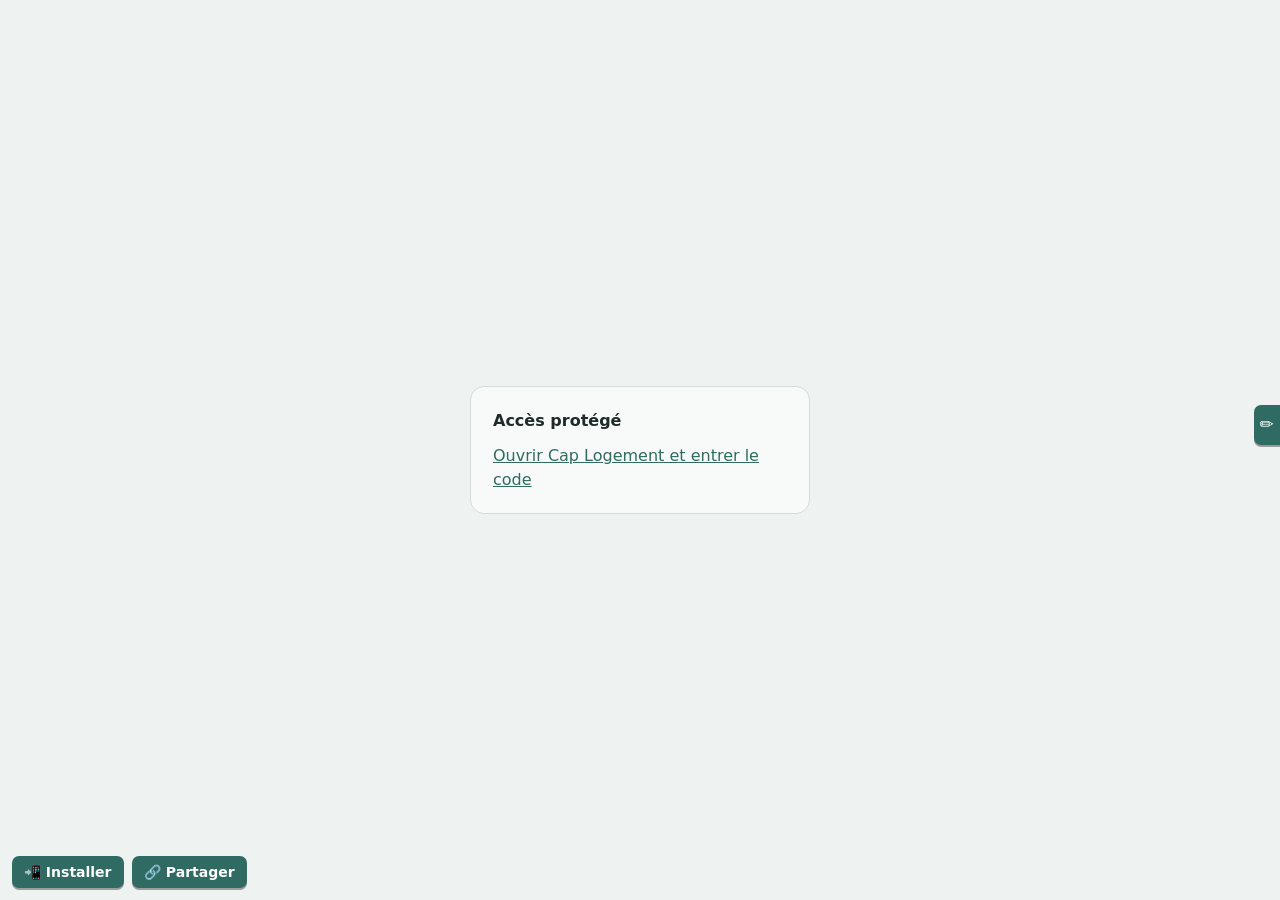
<file: logement/licia.html>
<!doctype html>
<html lang="fr"><head><meta charset="utf-8">
<meta name="viewport" content="width=device-width, initial-scale=1, viewport-fit=cover">
<meta name="robots" content="noindex, nofollow">
<link rel="manifest" href="/logement/manifest.webmanifest"><link rel="apple-touch-icon" href="/logement/icons/icon-180.png"><link rel="icon" href="/logement/icons/icon-32.png"><meta name="theme-color" content="#2F6B62"><meta name="apple-mobile-web-app-capable" content="yes"><meta name="mobile-web-app-capable" content="yes"><meta name="apple-mobile-web-app-title" content="Cap Logement">
<title>Cap Logement</title><style>:root{--bg:#EEF2F0;--surface:#F8FAF9;--ink:#1F2B29;--muted:#66746F;--line:#D3DCD8;--accent:#2F6B62;--bad:#B23A3A;color-scheme:light}
@media (prefers-color-scheme:dark){:root{--bg:#141B1A;--surface:#1B2322;--ink:#E5EEEB;--muted:#8E9C98;--line:#33403D;--accent:#86C7B8;--bad:#E57B7B;color-scheme:dark}}
*{box-sizing:border-box}html,body{margin:0;height:100%}
body{background:var(--bg);color:var(--ink);font:16px/1.45 system-ui,sans-serif;display:grid;place-items:center;padding:16px}
form,.box{background:var(--surface);border:1px solid var(--line);border-radius:14px;padding:22px;width:100%;max-width:340px;display:grid;gap:12px}
h1{margin:0;font:700 1.4rem system-ui,sans-serif}
input{font:inherit;padding:10px 12px;border:1px solid var(--line);border-radius:8px;background:var(--bg);color:var(--ink);width:100%}
button{font:700 1rem system-ui,sans-serif;border:0;border-radius:8px;padding:11px;background:var(--accent);color:var(--surface);cursor:pointer}
label.r{display:flex;gap:8px;align-items:center;color:var(--muted);font-size:.9rem}label.r input{width:auto}
#err{color:var(--bad);font-weight:700;margin:0;min-height:1.2em}a{color:var(--accent)}</style></head><body>
<div class="box" id="box" hidden><b>Accès protégé</b><a href="./" target="_top">Ouvrir Cap Logement et entrer le code</a></div>
<script>
const PWA_HEAD='<link rel="manifest" href="/logement/manifest.webmanifest"><link rel="apple-touch-icon" href="/logement/icons/icon-180.png"><link rel="icon" href="/logement/icons/icon-32.png"><meta name="theme-color" content="#2F6B62"><meta name="apple-mobile-web-app-capable" content="yes"><meta name="mobile-web-app-capable" content="yes"><meta name="apple-mobile-web-app-title" content="Cap Logement">';
let bip=null;addEventListener("beforeinstallprompt",e=>{e.preventDefault();bip=e});addEventListener("appinstalled",()=>{const b=document.getElementById("pwaB");if(b)b.remove()});
if("serviceWorker" in navigator)navigator.serviceWorker.register("/logement/sw.js",{scope:"/logement/"}).catch(()=>{});

function notesUi(){if(window.top!==window||!document.body||document.getElementById("ntTab"))return;
 const K="caplog-notes",get=()=>{try{return JSON.parse(localStorage.getItem(K)||"[]")}catch(e){return []}},put=a=>{try{localStorage.setItem(K,JSON.stringify(a))}catch(e){}};
 const e=s=>String(s).replace(/[&<>"]/g,c=>({"&":"&amp;","<":"&lt;",">":"&gt;",'"':"&quot;"}[c]));
 document.body.insertAdjacentHTML("beforeend",'<button id="ntTab" type="button" aria-label="Noter une amélioration" title="Noter une amélioration" style="position:fixed;right:0;top:45%;z-index:100;border:0;border-radius:7px 0 0 7px;padding:9px 6px;background:#2F6B62;color:#fff;font:17px system-ui;box-shadow:0 2px 0 rgba(0,0,0,.35);cursor:pointer">✏️<span id="ntN" style="display:block;font:700 11px system-ui;margin-top:2px"></span></button>'+
 '<div id="ntP" role="dialog" aria-label="Notes d’amélioration" style="position:fixed;right:8px;top:12px;bottom:12px;z-index:101;width:min(360px,calc(100vw - 16px));display:none;flex-direction:column;gap:8px;padding:12px;border-radius:14px;background:#F8FAF9;color:#1F2B29;border:1px solid #D3DCD8;box-shadow:0 8px 30px rgba(0,0,0,.3);font:14px/1.4 system-ui,sans-serif">'+
 '<div style="display:flex;align-items:center;gap:8px"><b style="flex:1">✏️ Améliorations à faire</b><button type="button" id="ntX" aria-label="Fermer" style="border:0;background:none;font-size:20px;cursor:pointer;color:inherit">✕</button></div>'+
 '<textarea id="ntT" rows="3" maxlength="1000" placeholder="Ce qui ne va pas, ce qui manque, une idée…" style="font:inherit;font-size:16px;padding:8px;border:1px solid #D3DCD8;border-radius:9px;resize:vertical"></textarea>'+
 '<div style="display:flex;gap:6px;flex-wrap:wrap"><button type="button" id="ntAdd" style="font:600 14px system-ui;padding:7px 14px;border:0;border-radius:999px;background:#2F6B62;color:#fff;cursor:pointer">Noter</button><button type="button" id="ntCp" style="font:14px system-ui;padding:7px 12px;border:1px solid #D3DCD8;border-radius:999px;background:#fff;cursor:pointer">Copier tout</button><a id="ntMail" style="font:14px system-ui;padding:7px 12px;border:1px solid #D3DCD8;border-radius:999px;background:#fff;color:inherit;text-decoration:none">M’envoyer par mail</a></div>'+
 '<p id="ntM" style="margin:0;font-size:12.5px;color:#66746F"></p><ol id="ntL" style="margin:0;padding:0 0 0 18px;overflow:auto;flex:1;display:grid;gap:6px;align-content:start"></ol></div>');
 const T=document.getElementById("ntTab"),P=document.getElementById("ntP"),A=document.getElementById("ntT"),L=document.getElementById("ntL"),M=document.getElementById("ntM");
 function where(){let w=location.pathname.split("/").pop()||"index.html";try{const f=document.getElementById("view");if(f&&!f.hidden&&f.contentWindow)w=f.contentWindow.location.pathname.split("/").pop()||w}catch(x){}return w.replace(".html","").replace("index","accueil")}
 function txt(){return get().map((n,i)=>(i+1)+". ["+n.p+" · "+new Date(n.at).toLocaleString("fr-FR",{day:"numeric",month:"short",hour:"2-digit",minute:"2-digit"})+"] "+n.t).join("\n")}
 function draw(){const a=get();document.getElementById("ntN").textContent=a.length||"";
  L.innerHTML=a.map((n,i)=>'<li><span style="color:#66746F;font-size:12px">'+e(n.p)+' · '+e(new Date(n.at).toLocaleString("fr-FR",{day:"numeric",month:"short",hour:"2-digit",minute:"2-digit"}))+'</span> <button type="button" data-d="'+i+'" aria-label="Supprimer" style="border:0;background:none;color:#9C4A36;cursor:pointer;float:right">✕</button><br>'+e(n.t)+'</li>').join("")||'<li style="list-style:none;color:#66746F">Aucune note pour l’instant.</li>';
  L.querySelectorAll("[data-d]").forEach(b=>b.addEventListener("click",()=>{const a=get();a.splice(+b.dataset.d,1);put(a);draw()}));
  document.getElementById("ntMail").href="mailto:?subject="+encodeURIComponent("Cap Logement · améliorations à faire")+"&body="+encodeURIComponent(txt())}
 T.addEventListener("click",()=>{const on=P.style.display!=="flex";P.style.display=on?"flex":"none";if(on){draw();A.focus()}});
 document.getElementById("ntX").addEventListener("click",()=>{P.style.display="none"});
 document.getElementById("ntAdd").addEventListener("click",()=>{const v=A.value.trim();if(!v)return;const a=get();a.push({t:v,p:where(),at:new Date().toISOString()});put(a);A.value="";M.textContent="Noté.";draw()});
 A.addEventListener("keydown",ev=>{if(ev.key==="Enter"&&(ev.ctrlKey||ev.metaKey))document.getElementById("ntAdd").click()});
 document.getElementById("ntCp").addEventListener("click",()=>{const t=txt();if(!t){M.textContent="Rien à copier.";return}try{navigator.clipboard.writeText(t).then(()=>{M.textContent="Copié : colle-le à Claude."},()=>{M.textContent="Copie impossible ici."})}catch(x){M.textContent="Copie impossible ici."}});
 draw()}
function pwa(){try{if(!document.getElementById("dzCss")&&document.head){document.head.insertAdjacentHTML("beforeend",'<link id="dzCss" rel="stylesheet" href="/logement/design.css?v=3">');const z=document.createElement("script");z.src="/logement/design.js?v=3";document.head.appendChild(z)}}catch(x){}try{notesUi()}catch(x){}
 const H=document.head;if(H&&!H.querySelector('link[rel="manifest"]'))H.insertAdjacentHTML("beforeend",PWA_HEAD);
  if(document.body&&!document.getElementById("topB")){document.body.insertAdjacentHTML("beforeend",'<button id="topB" type="button" aria-label="Revenir en haut" title="Revenir en haut" hidden style="position:fixed;right:12px;bottom:12px;z-index:98;width:42px;height:42px;border:0;border-radius:7px;background:#34546B;color:#fff;font:700 20px system-ui,sans-serif;box-shadow:inset 0 0 0 2px #34546B,inset 0 0 0 3.5px rgba(255,255,255,.7),0 2px 0 rgba(0,0,0,.35);cursor:pointer">↑</button>');
  const T0=document.getElementById("topB");T0.addEventListener("click",()=>scrollTo({top:0,behavior:"smooth"}));const up=()=>{T0.hidden=scrollY<400};addEventListener("scroll",up,{passive:true});up()}
 if(window.top!==window||matchMedia("(display-mode: standalone)").matches||navigator.standalone||document.getElementById("pwaB")||!document.body)return;
 document.body.insertAdjacentHTML("beforeend",'<button id="pwaB" type="button" style="position:fixed;left:12px;bottom:12px;z-index:99;font:600 14px system-ui,sans-serif;padding:8px 12px;border:0;border-radius:7px;background:#2F6B62;color:#fff;box-shadow:0 2px 0 rgba(0,0,0,.35);cursor:pointer">📲 Installer</button><div id="pwaT" hidden style="position:fixed;left:12px;bottom:58px;z-index:99;max-width:270px;font:14px/1.4 system-ui,sans-serif;padding:10px 12px;border-radius:12px;background:#1F2B29;color:#fff"></div>');
 const B=document.getElementById("pwaB"),T=document.getElementById("pwaT");
 B.addEventListener("click",()=>{if(bip){bip.prompt();bip.userChoice.then(c=>{if(c.outcome==="accepted")B.remove()});bip=null;return}
  const ios=/iphone|ipad|ipod/i.test(navigator.userAgent)||(navigator.platform==="MacIntel"&&navigator.maxTouchPoints>1);
  const ff=/firefox|fxios/i.test(navigator.userAgent);T.textContent=ios?"Dans Safari : touche Partager ⬆️, puis « Sur l’écran d’accueil ».":ff?"Menu ⋮ de Firefox, puis « Installer » (pas « Ajouter un raccourci »).":"Menu ⋮ du navigateur, puis « Installer l’application ».";T.hidden=!T.hidden})}
const D={s:"a3nR5NO+5fiSZD+6EC06Cg==",i:"H98SMaqshbE2OnaW",d:"k83SYR5Vt/UJB74ZOjccDQ1uoaev8HU6C2sg5mCIh3MyG6sMlCotO51Dz3ixUBp/KB20nyIch+ccp4YECEMUZoDfQqnKUK2qIUNWnSu0biQ+6Jmd+ivGiZ7sY3XZPYWEOLr7ChELgyW9DIVS0IoMkmVFo8RLIam9+At0yiYhR2BS24Np6MG7xwnPweoqrOPn4qCZuYuZr+AZ0je1yLkVL2mNFaW11hJkG8WYfH8oZLy1hVeWebbjl1/sE1B0jbD3p+ccb5pp1MOeUssZLvA/ZcIHT6OEYjRuysJu6GAuyW0HjzNSQSQNfBiCl7ObucpgbiXVOgh+SOQQ2fl9mcpqZYindii1YACrVBrCLNw5z0LXwJ25H2hTaJGjokFaQ7oj84Td4Dxlshu7wJ0k7R3moKRLEEHLb13TPlu35mwcwySTTeomt2Rhoqbxw0l4Xo/5Zac4lh0X9WvIbCY7YhQdYUd1tOMlan0aZn9bWCxK6G1HHO2dBDofkb0buPksJSuqlGVZdzq6bRQJMPe5s9MBT+YFlr8F7BDQ42wq/Iq9BlE76o6s/raI9xvgGJvOnpuHnNf74bXKZtznjzSBwt1pxhA1KCxhUuFhV6aWjj98OjgHlGnE4CoEElYHb+LpIWiQBFOlTCWJdEO98dhnL5uOOYtbL1rDXSXVeZ10Lq3zoBxIS/cOyw6jIKb7OYf505AWNCLwU1bPL+Vam2W3U2IpdHCpdSd12gXkdlqFtPdJsmiRHWUS2sgtCQaZqLC5furugNZYolvHCnL+zFRVIUjAu4F1v5sdZjr2EQR5JXXd5K3M8RNGldVu57JKiGzinspnkLbdP6FkQFfvjXv9M/VaqjB+/fb5exlw0K/VV41rcRnGSGo6zYDoL+XSIwYoNruxlGHDhgBFMlnvEQwfDCbjXFHAzUqP7CcXZoALdjZA0/j3hdyVbE/CJHsnGNaFq/TvxtP3w3mn7Jc3lSQpeGskVQeiL7e7n27Jv8ICcaji6rHwGCwm853P/8tmHatOMJsLbKmFPZR6qVsuMiZPl0uhuhcZpulXj2uCo+mjUCcuzUmUNPVGZGmN7ZE9EsPCstDKopc98QKyCrLNlGmTz+FY8Uiu4TOzWmtFuNxHJubu5MXOMhDXfKQ/WvXYrKXjOzOauVAdkIAPkoDH0loG/t4snu9iiWAZMywLDpPID9Y7qyszv8/88719WyQyYDXFrBxi6kT1k22r4y5bOHKmj9zfWfEbMGfwTmOLtn8JArQeEtk8dFZ6y9csKN7nd1ze121gosAEqGqnK6uMrdDAIIAWQ/YnTQ4aImPvoH/SCpoES8tukiFjSDWSZ+ZkuGz2OtrdbL1jiaMkIceCQ/di4AIw1o531t39wWGUdUrwdgGf16Qqm7OgUUwpkYFhjOv+RL+P+2u8/5w/Hsmiqw8OejkGJDBWTlSsdrzq2qeCJAE72cDyvRFkJoc6bmebeO7fvxvWFrDQnMtyD27px8Y78/6C9QTWbMGh6uGXzuG9o+WZmL+RaWJLivt2gnoNmN4Usow6vbH9Ghllsln3KHfvllMwvsWj+vW97aBmkrmB/xKwbLf+WcQunSU03yet6PRfTbb490xpM0iEpFo8pvn0eZiMABhfi7KQgQqFev4F/sEhzjiJcyqi/P49PzOEqPmETCaY+THiu5ZltCM4cBGPM9hF/bsqALitr5dXRbFTkTS1pU9E7QG3iMnq6VME79r9GKTZet/kCZ8t3HV8TmcNJca6dXU4EXDO1j7hf4lMcfhkTLbxwxehuQVaG7Kvv2dNRR+8oYpqvmrANdcKrXIv1FfCzD3ji5GhxpufiokfAThAkEDVlNwcbA7v7vF/wIU7edTCgsYVVN0AvddOS27qYeagYBF8K2706WNjTIr25yOFauYbuDoLU8lQ5MajKNdoX2eaZsbXgfRKubUn08LmazIZ1b6j7H8MqOrtbaqNQRkfxLdLHI1JxWjVW0DCjLQlyOoe/PtWZTawkA+00kD2/nnHlnjrUG4gKzIfAQMdbZs1U+/aVLU8KVUG0IYDlD8pkSzwWneRLIeKZhYBoA3RDGVkTJDp9iDKcRCVB8QT10ktEmWDG531T087lbBHWfrTh63IgybFMMwqcwsxhbr1cUvSvnovro+1eUfiHgC/unFmwCgb1Hr5JGurZha1iXBmsF/6SYTVWbqD4ozhyiAbCdR8R8ekR47FOwUoiP8S+2CEAYkm7yCHZ2dccVv2LvDfde2depWXv2DR2dVubTAa+pb5l+k4/07o99oQyag/6A3T9E0M5s1T545CME9Cg7cLPWveBCWb2rCPSGWjjNTuse2sQj323O6D0kDwvcXIxh8vD24GjdCnpHddR4uc8g21JbIq9WpgyEh7eliYvmr2uge1q2QoQgdockY/lnPN1gHXm1DUtpIC9icLSLwNl9vr2S2ld9eJn/nLLs6O5zZ8adsNS4o6tTS/BGb3sMoEv1BgTirIttTCpJijPUzvzmB9HU/[base64]/D2J7jo2kQKo6rV19Sgt0W9V4ymUSlkyjKzEgWj8Ur6wyVOnCD0FaGCtqbhJUBGNHFy3bULwyDUpoUm9K0/z4EvW6qYIdzdbPcm0epnE++zrq6niw+82qxrNdC7BRvygExOKM//Mvoqzt5aHNr57qvw7os4m4E/ktBks3cDxv8K+JB+CCntJuhkDoAUoSDB9831B7/SbdCiMZ3mFBq0QmZFOyfeoDG1PJGa58dwj49a/jzyGEmogqKzmgUaXXBye29cVIFiutKHaQpOPN5S08rpe4/YP3s2ibrxWn3vV1f8lkwLfPTn5ICNmeXLqzxhrvuJFmXTXxhUEwQDAn64JUZ/Kt7UETd7weGpDd/G0K8qBVo2IwNlJQksqcdAo2zl3HC/GHhAgxj7IeEt3SfSIyEQSFSom0h5fRJVo6J+QGtV0ZvWrXvtKGBE4VnqCpLy33rO4AkNGduId2o/W+KMPkvfY0XqW5zN20R6usBH19cVdE3k3y3qRUQwoW5aSy21TLEHfVUhlY0Qy5siZ6yCHbkk3dhdjT78o6T2xkaGQm7aCfFE+hMalXcpzU2WRZrnt0OLXRvXRkUzSEqwGmkA+L/GNRhVawIAU+9Kmgwf8hlrOCW7j6pFBomicg7edMsBSq0OZSfSK53zdkNleKSJALo9pCG5A6w+iDNhJaJ80ES+zgntFhPCzQVCQquqlvRQMhDTCV3iTe2IYyT1y+HY6vknwQOGAJXbdOdNgddbpEmJHAwd683+sVzi2CYOP/6la1pEUwsABOBMLVuks418oZaAwHmQvv+oLa6VPS6iTm/UqNLU+VZNnBbhKJkm7kVLLjQauSTpSrAbAmoZcJfDwRxAdpEJRs8gw+IpJU21IRaqqrxo/xKNFmrMf6ySv5E+FJy9+gqnykJqpGWZXPQ6/tNe8jIa2I2t5JYxtJDTgzi1ni3ID7QX9ItpMiFVR0RulHUE1bBqa1RhdTlXVw37OuafqSVIwI+shlKCpm+CCedyKeLpM6Y40CMTUlDP7rfv7KeXr+qmZWibJ0+q3fptdi7UXxp1LB14caIdfaC2rg94gfrthCWFkZO9tab5pDYXbv8K0Nz9EHmLbQhUJdMbosxvRBI/lMocBZ5al5XtoRcKeiuH0hHDH+cxBDZ8Bbf1DEDVmkqpXOLkGvMhN+ErZXh70bmk14V68UgaLOST7ErPKeacMVKDyLlaE0UMeWDm2mAIsosMXEg7OL8NiI7ZrFXUyoavqVKyoNIUGIC1IO0wM5X5JweP8/iKNMyJxVVH5sT+Trx5KYeBxG7mphiDYKZOpl8zgFVjRsI3phv7wPQxVR00sBIJlokLaNG21XEjClj3IF76FVeuGRnyxBmysYoC+Ia/CwlInJ44Yb8XoA3as2r1PBySIZS3oL7pSqJ/BiNevNYyXeiyzPUMJc9ZOmUHZU2ou6BqWNNfERDB79BJKfuwMkhdx8NkReHeHPE7DJ2bDR/ecLd8UpoT0muhIVzAkwEgBgWl3RBXTRhk2FtaYLJg1QRUf0OuTt+5ceBMwJdWD7PljBkCRpcqMvNcEXM/fHBYCh06EYKy0tQqInkTVhf6kML3k7QFKogHMe/SmK49yLsbDEhP4d3hi+Vsjs73Q8l7tT0LqkRs3GlN1YTEq4UGgswQhGcw0kdmzSldUmhIFC+t3SqcwheA7ULPGr6N3xShDLnV4+S6ZnX4/xVjpg/u3zeZL4hV092SoWXrloAZA3q61OqNbs4UC8S7T6yn871trCvEAdsG0flHMRkHnDqnZiS/rkIYNWXdDgCH0opo+WDLjfHguBn1ntxZ/FyIC0/iLa3xT10ORKPjia4jH/ymIzOF9CuOP/fV1eOBPmAiWoADRfXF6KItkJDVxvxjhYcdB2UStXkA5fNLw6GNvCgUjZirZOYJVBCZr/OblV2cLedVrtKi45Qja3ieeyTWykcjw1/FWHCJovOSKPgb9VlWKeBs/wi4eHfexriQdSSkOY4m55CWjb6WWZQnwmspoIGHgwPtHV111ucVxiDK0lNqKeuKawlI4slDS/CjCi3G/rZ/8f1rjjYTwq9zLNwWoAZvtPLOXBmBkhTa790efD2MP8TBFZkG2lkwgms2ERxozESg6n1E3eeHzeRYsNnoP4AcAUN3eRwSy9uFIXtoyVu3a8q9Hp8szt/TQk7giNjDbJ+rgyYVOR5j7AM9mMTORD1NJohJMPyTFBTAGWJ857C2+iUmjGj/oBF7e1t7LkFW4+ucHrBmJ/3Tj/FSWrAna1Pyq4lfPLSQW/39TWI5ep31pq9CXXnq6A9gsoeKwc4Om0GCue0hOo/tmc4GAw1k4VrMf7DIjfttS4ageF7kFsZrzmKt8UB8ykRQ44p/WMQRf7nOog9HUqtuPmGXw58Kz8ZJPNN4CdHC/BxPatAyrvbGxFsNmbijm1x6ydUL15zu4lebwax/A56c0JDqiMnuMOsf8KRauQKbDFP2OQYx6zc7+hzlYWnoqzp+h1kNQVwFyc7KMfxAXwdGu+sspf0PwwJOEPI+cxwTwbqnTZFVWbgPYJlpgTBFFPvQW5OHgULgYrA7zkQH5+TLxui9L+eRUZuXYxuP3b12s6f6Xi2Skx7Rn4v9RzupHl86Z+LTiXXJrDO/62oOUy1PdkX0bXcr44/JrtLSsbVxPvvlYf7goHraCCHFdbH0GmCdAv7E9KJ+WZudlytLfG6QZhztpn9RU8FJjLbDYqWlPQ9Lv/mn4/svcYqiHc4jnYJlndv+o8hwbb53SLtxiPWJZKfduKcZ6m7L6h0gUOlFbuyYitkJq9hzVj6zejhamnoS8OHB8KgIi/bvEFvBAo/TLOgv9SnoWr96CUUCRCS6TDAcQlQTHk5irmSuUI4rEh9S2HN4Qd/DLVE7IrBGsGnj9BAA9kAI/9Qme2Sg0vyiEd06T0jiAYF859sBs1kV5lGaLcH+SIC6qvcSb20T6D86mVKSg7o/m9tYxpCzJCALFGEwB2pXg1qE4j8icahex+ip8xRTPOnHg2kI/Bf2xlcWpicjpw4ZTKyA6ffDVhudwlKhDgU7mpY+UOfIp9WODl7Vusb04M8RgaBhM1gv64ehNJq783d166UTdp/q7qRxYWA+HlpGVNnkbjK+ttRl9ovxdnT5Ay7F3cQdIeGiFU1NKNgo2bhtnf9MGQchzVDHzk0wd3t5bHSTapYzhuATXjd8/[base64]/IbonQOjRjiHBasv52pAAGi9ffU9kk5bcw28DjZQ20iaMzL/8HEegCPuEUfkDbQneYjac4pk36Prdycg7kp1oxscwKSHi8f+m5H6MV9yGtrHmZVFTVhGU97Lb9P+2wltLpoLuIgESf4flDg4R4Us0xt22ItqsceS0nCLBlUqXy/+WaakXahyk0o5/lRbu+02pRt6CGmgmQoPnP9t+JY6PWaPndOYL/jhsLs8ZBCaMm/wgk9w9DG2vKmm2nChTliiWRHC5jltYBsEU1ef0GZDp/wOBA7vRWrRviTnzPNqpcduxPqkKv8txwCCAbvOtrSUw33m77jILjIgzvIyYc8xP9rTel+Z+4Na8+gEilPli6N4LufphxwZrU32kS8tYhOLfgBTFdOjFehNi/mEJVAFqv23OJcIr2e9i/NxbOlJLykiCL5TdluiYuTzRLiCfecFzF+znWVTBaCJYT3E/OQL17erXAl2KxbQRzaOkGnOtWR0R5eIoK2UE8MRe+L/ae32Ypsd2CC/UOt09lbU66OXF/wBdONyzgqgRu2Gf/Sv/Ng+qAHEMDnv5CGoT8taurs3n/2uUQ2U+k1kLvfJTv5aXkmk4YljW3VLc/hTn7lJ4jDf2FjGwR5kH/wXpsLzluyRF6xolvxRzonkUbDddt+KWnJ7n/Y+ODNQWZkE9+AT3003XfUKB1ovJbm0JuZu8ofoTE5G2FTdqusvbGST/9xKvX3FQetGqxKZDf/2G4EoM9bJH3o6+CXGN424RBs+C2brSmkC6PgRrxGeriMkxMr1Nw3rKQKeWV8+WD7Kio2kbEpn8uO61I3DYl1b1jOPPmW1a727uHEy0hdvELLvP28BGQYCDea879VWPbsBbeDaTkYDmfIyzVrq/tjJGJDzT694UY4EGadVIMZdSbRzWY+eRFnkNgbZkn/TXwa20VWnLGCuii42xxxkkM0TK8WvlF91Cbn+xRNSWkDzImSFlBRfBbfXg/9dz7I2LTGerhxiV4GIv7kmDyW50vfoefDcN+aADiUKBNwH8Mzz8NbgY6W3plH73qpidc19F6impkoOjH+OGDzH3sbhuUu+obVJqajrEjhGxB1yKNsWgyEWebmm+k4sotIAa1Ehanc52WCKiI8XxBETVLvF+I5BcI6jKjfYSN/GFyptHsTF0NLQnJ0Q369fsXIBj/j9qQaKD+3HDg1RAkUBKnKxFR7pHY2hwwYMCswXrt2EEmpPGq759SbTRNentt9L6y+Us4axe4X9enkezYckHig7N5wwzHGV2YaNR6B88lA/F1koAfY5+vtn2n1uoC21C2a8GSqPWnNnz0oSpTKXy5pRre6CzJA4URD72WAwcTCecOiHcaPLaKqD8+yFbvVFwCAchZGcj3ImSf9snqRtKJG2T9k3u9er+mCD47NCGQbJbMDqn2+IhTRnBDvhH8lwuae9CUDGvWzEBB2/j+fX4V1jSa9m/4s/VA6PmWxakIvSxVvTwgiVWMbwNNIYs+8q6lekN5+2iUwHTHlDxEb7ARZGC+k/uik3K/Dth58fg2vJDmd2Y34Q3b13yyibI/P1jYtc1vR1Ouhxx6T8w3ozfG4mixqn6JVhRoPU+iE6kILEf+vYjZLce8/4idF1xi3MLO1lEZDJytNJOAbMIhiihOlqgYHAc9Shje8ll6GSFHXN9rYdXI5iAr0Zs+5EkCbog11XqJnjy1RSyEbLKcc/ncWymtH9dmFekf3yB5JHQ0rELw+XUl+ZkwgGtb+xaS8u74fPZmG63BtYWjdzG5uQ7ezDskfG7mrzA66tdWiVz3NoegIHho34nrHqLZSAK83xNHffn9vVIwl9g/6pstZlQoq5hpRvL9xFqivckEaJ7zntWnB+GvzKWo078j3PZ5AD6A5e/GBfCgmg/kXTTuX1p19ncZ3O/JRfkFu7Ar76dwnCnhjgRb3IXnuVkPTYittD9njrKJShh5gIEJx9U7ZN/Be0mRoI31kNFcC0fSZ1LSjERqfo5dSAh8IOPWeUFxUDAAFno7omzpUvxIPih1crZxo4Nd7Gkl7EJqn36PyNPO6Sq2o0+R2B/EgWGfauSyA06g7ZIj4Zfbke/78G+YDIo50eXQ/3Qep/e6J368Tv5rdkcDZRcm8J/S5oDonzfeAKFr2aRDmHrzgxRWcf6H3lPkJaA5wdPVDPxDEjzeAON3Nq39wNfNNTsjDMRUkrS7cSteA4n47A58nDJkXM9s6GEkkZ+xQ2x880FvSyzxOQp9tStJ1cB7FV1go44+uIelKWHWzKf/8f4bXPX1/8CsccSYYXaGq9pp8gJYIRzZFsQntsgqiaNbF7ufpCf+fqMm/r/4UwAzCXcVw6acE05VBkeqBw3We5D+dRFZgCRWUHWqXJf7f5O4P0ryYxwmm5rGu7T77xMaDcfRDKRluWGZI2vW9fTKGmpmhU+pAYHK1xEG26Ntastl2yH93BuFov8L/FM6K8296tpNZdIA3PPgMUcoRca/4Z88LF14/q+4DHCnKminZ4Z4sJ5JhoIbQ1oEFgsA1zeKVFgOQaDzStOsbgyn36SMZjvccQUDtcXZKR7mvJoKhpi0mTggP1sMoC6yewJnEPl7tvhiyecvWsTHuXcbXpaKSTchQY7GRV5dVG1Sl2LXfTQgj0s6EljDEApL1mzmPPdcuVMq/Cv2Y1b/zhfC5nAg6gx6HDQH1YUR/n5MN4MEGiXRdOxM4jL+YQ3OboPWLJnn1Tc1jTBBaghkBEcHlJrXA9PO1hoaCDjxsSvJAu9zFzfkR2cjW/z3T0z3pUEyF2KYayAoQy4q0mcqHerdl0vsX/nPHmEcZSTGfy9BeNpgWGxNgO17aLz8Bilz4hXVCvntubnAtxbu2pyWxUaNaOAZbENlI7NuHCOQCLgsBp1mI/594vJ27TV+cjJjtaGDWYlptV+preQZU33OSbZz7uFuVbaT78A6ojVHmO+u8pAgEs5GCHbcPPJiYZ0sN5hle0rghTYBr4FAe105x2dfXWm6mAQ6FATqFbydQRI1DzfQ/ZlYYnWcFZ/iNv6CFJFFwMjx+cBOK1YZHVUKuc0LCXJwNvkfV8SEUunMVZsRl58ks38fexxLmqIy7wozxDE2vhR++uSA/zYIuA0eKdmva9M2b1xZmE8sMy1qVe+mTMyXQnFoZ7TVlmudK/LdcxhVWH0RRuefq9FA759rb0Md/wWI4EVF09Qk2fvW2kTVDHIpd6GhpPypSLrm+klOR/cAKGPJczOWhaBsMvB2+Ia4J+JTwjn3ubZKS7GIriN9joGwbv4Qj0EK/wpdf4bUk0M3e7hk3zSWv9oHn9cwspYwzriDIa21yLAedo70/m7BgdHNeN4Wk8yVw2QjcUW4DEQG1K9zgVhORvyHpxpQmPmyWViS7RTNlu+3E+vfwYWKY6NB0kCvxPgofyUFRD3sd3q8bTEWZVifx9rPYl4hYG7FSUehosINFwMBJQk1Rt4MYTH6AquYrK1MqwT+xS6/MfrDnCGf85+IeyxiKTY0GX+2qSQAqQlqq6wtGfRAS/dMvPWdXjqCfBU9vaPLrcjuPnXc/tSZ//3sbmhnOHsm9moC6zdR79W/kqc1NGDH+V9v1rGEouJSrYJ+aYrJTyWwaga6uoVK3VCsDPTDPOgqMA6fTumcmh9uoFY05VwWiZ3LqLPu0ej1pKOWbepK2Xm44qUQ2ebuN2C9IUIOqKqKKl3SKTeKed6c/Ezv3e/bJFXM3pg/4KIRMLwpNAWuWN9DzUKX6J2K2410mJPEt+nDGJeKwyZJ8ObYPo97gRyyPOlWq1IavaOCeB6ArquGzop328zz4BJePsrrfJWUrd1WER7DXtI8n0fqr0WKup4LNT9HKiv52ITebyMfhXb0f/pXrPF8sC/5uuvGIAob1m+3pSDy2ZfjrtDihcSCfndJw/PF3Nc1rvLeZLbdHJpT7GTM6xuXpuhdwoNEWXTrdcXegPsy7IukkNlSCKoI/+45jtpVYHWD0ri8uuXplblffnBhTiv0cyTo2orty9+Ga9YqMbZAktLzQZwfc4w0xdvcU8qmPg+yTr6in7KFXG4n0797YhdoEq/RMYjNzS8P3l98M3vIFHbMuDJ4+L0IjUK5Tz1bxWe+QE7yKI0F3HdBnNJbbyNz0RTgfA7HXbv9PrF5Cmu7FSxSvKmm362Y/wjZnK/nQyHoVUUzsyKEh0wu18DIKd6X6DKLrqB95fWmVhufp/L7x9kJZpdMGNRxPAd9rkkV8LlfR0arEtVXQW30S29rgRU0p9Ws3A0w5uydKNE/G4ZskPKNnvZDPwokaNUfwyrhY5gB1a30wRB5X3xcMS3cTTFdkgsyJNcQHChYh8XGovA7G0rK9B5vZaH+0mINl64AcQ9eEd2vemSc26u4qTXlADuNEcyKD4L4ctV9BoUO8GNpLxGTBt3FFNDCxeHhfP2+mnqYRquBD2c9DdghpDsRWM8Qbqcn/s+cV7q/8YtA0McjJhN4YdS8iA2hLf6uUV1gKjRi81aftj9ZbrqNnj02M7gSxIlRHXlG42xHB5G3HNqDnFcNR75Ey+M+5wPMNNjmp/CIdvR3R4PqgaFSWSbwF8fbd4y3/hH8BkmkhAEHx3vjM65wBvXTF94mCDvC9DQxpmHRLDivY/Z4rWHRJt8C8r3BYHdLpeCgdKYU4QV9hQ4GCDy6WufBvesRpEcb/VqA/jkJ+dfFmlHHIADgeiXFwjHfciRgTveEAxhqkGgFGDD4/0AFZFh2tUyPvyIAM9lg5pEFopFkGWccpGzQA5Uj3Tl7jC1bsFqOhyS9tUpKWyafiUSXGUqtUj/4apKCgA275WQBbKUsLjf7rnc0a9lZNhd0M96yYdjXECn/A9AwN/2P0BCK+zxoMPLrYcd0EB8a/5nh6Kgq0MdiC6L+k/8hLEztGGRqXqgqvVZ0LnY5+sVBFo7V0I6wiXT9hLbp/iUvne+8LAm/NdxG8146hrGdbj/ZG/UhcEvD7BhdrU7iBPvO+isihldrxsdEukqkeUkKGHKoYiLafQgme4Jm5kplfRRJ88ldXHLF6x1Vcg+gIcGAPIj7w3+Ya9VlQ0PboYNfZFzB2vdA/EELc89yaK8GaKyQIgHLxwN3BsjFPk8kOKyBg07/vj2pH1SocFR6GfvUrvm4YtV0kri5N8N3MRKFmKgmLJwh+efzHuMCG0Aqmbvh3udODiVLD0b4As2su9ldGKhUJqbnyM3eIF8LUSow7mG98NMIBAuyXB7VP0V4/2sfKT4TWSHcNRhWDvrnW2AMQSq7aL+8pOEktqrsnwmkCbjvjGY+X1AiO83Y0YmgpNKXi3re/OgjrFAoBSP9/OtqHg9WLCeKBXUpDgclQkPwHvMYZ3NE2eK+C1mfcpEmqCgifMWMz+jndqIARDZOFjTyFGcv4T+UdvjWRFkXq+zFuT4RkZi8VI4NKMlEeJ+6HtlU85m9BdctrIhO32zY1DmY72F+LoFtjY0TyiYlFgaOnfL1KO799hVT2hakiLq8uLJ1GckPBpX+nHN7/jfRCkN/WXvKmPaEC7JWpGXOj3GEyD64S8dtmCBlqi/9gPnE5qL4YIXnXzxnJSNOREwWVH6e8dq57WGt172Oa19ao/ySGnMmCf7FJWyKvLuOY6Y2UvTFm/iXnIPCLrQmrNOsdrXXDeHQ4qt48yUqkncQ3hRSZbvOQc7GCgz8NI8Sox3pYo2TebzVwj4SQZgxZWeIpwhBA7lLsiTVxCXbyhTTmL6y4EWpFg1KxxhXjxO23ojKsaw9yhpgN55O7ZGEd/x0QJY2YxMeS1ECdJ+L9ipwHbxqNjTZ1twz92klc05+YpS7Q3sFJsK7+Ea1odJB5CaFpncsTYqy45W10lEe0gle0s2rHNvgdK67D/[base64]/gAOE1lWt51NcjzP23qGht0ImJ7jXTJFM2IzVL5iO3YCPpHcEvwbvw+zO/RlQzhocP9QZV51qitLUhv3aDSp6U9OPtUVRJUBjUH6sfTyn/wgidm4REZtLqWZzS8Wi1astp+VR02R/pocvK22vNJj7tuk8r8OKsvd4zJy6P/[base64]/zsXaXYsYamscV4JF9dJZbHYZLuKYwp0pxwn9kVyWzVVgmua5EgjwDMQozGUzdFDnLsGPH/8xLlo5XScmt59xvBoI6lFaxA8MYS86aWaZExExOZBV8X0bBYpeJzzgFqsxaNEuwDWJF4tGznokDWzNx8t/gHRth/ZD6G4qD+/r3zTKIuzCugFYJ03ATs86QeRAcPVxQj/XgeP1GkiQHIWdf6YVxZsTKIDIgW+X1nF1k86L0s7HdJLrjPtO5lASqz2cdRgUzDOq0gn50gC7QizCUHHPcOcefcmQ+hY85ETRYL1H8OxHv1ko1hN/Qb0B71q+FnmaWtSn32t8P95jtR3/8d3qB6KO6PmikCD31f7efUa7XvgmdEx5RDtZrfDWxktz5l55SioOBgEqjhODI2T9/QOQ6o1ODGf99b76EZxN09OQyKwizoDKrzJWhf3DWLtPI2JikvpXQ4ZXw5iwhzrsc+tBbXk4+OSybyPc56D5RUoci7vzAT1xP5aFL9hECOFv6a8ZqBi2/nBHIBPiRXUAGI+2raFgLr1Y0xt6UHw7QSL1NaA7O79ak8tS9FCIdl8CXMuxGtCMnXXsfFTJQWMvZORGbSTzxUXdbqBwCPSOFI3dnNxBJUv/oCbP+/ZmGo0oWs44mPWWTQ/fyNYRg0Y7VGUBmgiGgoIvaRzK0zOAzzR6nhWbxh7dpiZ5eOjw1rYMAldFUIa+OVqy7Ir50AxzCc78jYC1Lj6GVFSxLl6/dBcU3za6JqP/9t8V2sgJLkOxHl0naGWw1u9DqkAgrYJSA7uo6zvESMUHm/Z/DZooIJBB5Z0FJeu9uOX/JTw7O35yYEjlov9+7Af8NnkSbEgVggwqy30R9Qa6xJ2l9J1ibB33n81jBuf+ptxqNELc03Vg9f49hPbxPxcpPBBQGMyOXpO+mRbowz8LchLs6StE92uadyolwG/lwCkiU2FSa2Uk4u2j9uapk3QF+VsDgBzX8/JD0Cj6SQu5+zXHgCBn5tBn0xrpkI+wn3TUzea2yfuEYYqRaXCJoRoAEJHbNpABz5q8UmNyUW98uAubrtUwEXecF6xW+wWlSnpbFgi4mFM+ncLFARlFw1+VEmXHlKr9upPJR8aIlGNfEr5VfRNGLDHbvgnhaa5KI9DAALtXSUjJeLUVcND+qCLS/bZudHLmnYNBhBCWvJu0xyMO94ikfejyud9BugDlSy/UfH/tAiF0l+2RjGTFtXzAccVAJCGBrF8KM4D3W7wBtVQi1/0fcXZCuPBmc9lfHwKuE+OBRid6a60oB0JrV0H+zD6kro8aTlIrnBP3W5sRcrs8M2+yVXPeEJdnRVGl3JIxgNrr2y8IoEQ7foHavD+wfiRKtoarj9fRWGcm6Ql2Gt1js6tT3LjxGy3bj8d/nq2QYkWLnF/7bDSjZjtbKBIyiJ2XrfXDzsjx7fwvBv0ZZXFaJS/NSh0Dl5dZxD6eOPMMtBgbaKf/mG1eFJu4B2iKz/jgb8z1O8FIpg10/2O0sys8wEv5Ku2YkJRHSZeeYKSkzABnkxZZq6BZW/9waOPt//cig2NN9LgvIKYQUSgY0TeOByokHOlRuFyQCqZqlaz3yaH1ibxrmSPbVebKDRb8evo6uDd+/JXQzX1ch0TqIsr9+mbOfyhpETJ3wvJZ8dG7kc9kCyk7i6AYMthd/oAIBjjGt6aklUcZ8B4p3j7ji+dW+UhF9V1fy2HgtamfhF1WeP+AfCRmdYjOwfZC40Ycw2OGoVcRitpHoI758N4+RAwM0Njffbc4aloUWJsE9ttmcRugttVLGmLte8cS90Y9cB7NcC2AIefigbQVi/u0wD3WyarMjrwlaJyMXk4erMX5pD0czS55ao5TuERZt1PURuLsgrkitiFYrDspOAUImEe9zA3bdCkWDq7v32Mcx1JP1sXL1Zy7os9eTKw9FzwURebUA5iugL55lOs1MxqRc6/sqSjyz225YRIyGH7E3lgYbUbCWTqRK2tdjZ0VmZg7sqvooI/[base64]/8y3t0BvKDovdQxiWA6yA5wvURJqGCwE4GvyRU33bQ9uYnQ+msTHO/mgZSwtZUuvZPwgJqLjJx2Af6OejICop62egE10tRjEeVU1YKv9yWei3TwIvVu4YtbAP7nbPXYjA1Bioh4vSqigaaJCjWEAWcEn/ICxu4uh/TIy5f3fPHPX+lX4YbTVVmzt1hGiIzFgtRBj7VNCdgJYj2WpQzwmb2QTZiPIdfhI+r2pQit3Y3zV3zjISAlTN1NPTpdml+imv7EOGVJaU2w6p/GDyQtPzJl49viN8YHoxA0fJlWLnpeksYrk7Y0I84crc8Mx9+IYiM9xOobGtNI0JUgMSroNwWtxAXIgPa1kj5t4e5tklxmEQHznpzu9aYji7aSSYEwKw/Mgm0KJ2cn52x9c+sXM5094xlmZKO7UpgqB/GpVKa1g1Ej8AvbUlyh4T0cXdctO68q99fWDIhSAYRTOr2y5GAxx7lfidFA5JjaN1ET7Yyn7qyqq+g+P6vg/yl2tZg5CNJ1uK6S2sGX+60GZMQtXF4Woo9/xTA+xBQ8y2rEa8dhPPNTm9GLcEDKLR+zkKqhWANtOQuy/WQHpwA7TnkgipH06svDWFmu8O4cJRicjeleCA8Td1UhchZMECWdYIjpHj/ucd2UVmjiOAal7Ua1wF2eEJPnvGyBf0Gm1bTUnRmF+A8jWV+xuqWierZe5hejjFgA7a1XHUVrJkE/ZQh4WHqBGILeoV488pcdsf8kCRHD1/oz3/caoMewbjVtbJPferwOfAv2A6eql2PXPDcvP8KRd63AC+tEwVagvybsI6+JdQNgFmGnx365vv6fWHJcsA0fCa7e/7zJdY3gGq8kpFk5pNGVSyc2wPrnFGGm9IQ537gQFnpvIAsfaRloFELNIoxz3DPRccsmT7epWKOZXfM9bsIPo/l7F5lKSQVHOeW6mKDKd3QQqQZ+ilKOyovO2TlAN+KMcGu+VVR6QgmQTcXjMS5SvjHMAiy53Oq5cnRXoiZnlXOotpZo3kars8UHRC3loNwoRCsyaI/buGkkxwZukbulMKLmeV8QgVUAWAHSyqKYEJ+6UCqzglqPHr2+LW0fKmSd+RvLN/0SCitF0c0S0CLLPuNOPp7btauD76gQFe2Pf2ZrsaL2+USLExMDZPh+0kN7IyoWNkCOE+gu/csV7sZvHevvJnprZxHe3nd4RMblMAtuP70UdKsAbGe+HUYrPE/[base64]//ORNoriTBXoLxvx/DbqLcEO4jS1hcO8MNtBHdn6RhYwKu6knvYBtk38NU6L34oicwylaiuuAZVCxG9suqyOrdYK474TGC0k3trhPsXP2kjfCC6Ddh/lJsGV5kHUwnSydW3Oqni5KRjM8DXqi5AVR5ElFHxbMEmDB+fcQON8dj3OIStjreRzeWc4mX8rOV8IRZqFayKMKhs8YpHEUOG64jipYpxMCF77fcyEouAFO42vci6oh49fAkPv82GvatW7rkq6KOeA5UmyqZM/dddAv2Oj0JDwUtE6YIikgB5p22S6pmgL4v6j484qvd6DwuiK8R3yVGMgPrwLioU9Wl91vzcKLU4rdHLkp0xkgKXSNI7fFRaa4sz07+7lAJe7svhLesxnTKTmslf1I+qrKTaPLUYNwEwhjqgOLUBvy/FbbCdxNwIqYnwFFtgMycBQONPyGUK/uv96mJuM8zTpH+CDt3LXyEcaVuirziIrcjZ30J9T/P5bKoqjMeMhKRU18TPOuvhdcjMqTmLbyHzVqVAIc96tHFa+dNnijnPctQS1pl+ZnIUrZ5o34PhavERVGuW+8T9TWzFMxqqwwTo6GRGldRvAb3px+OPKMmOdwq8g8rq39xrHXJug+oTt0cYBcVwygnwaEmPj6ly8mqt3fiTkm9y/B6hiS4zxXMdYdCPTAugdSVZTRx8+ukGG069kfeMoRfUvLO8dPrvs/DRryxCh9R+00uWVFo9o3bVGRGPPzEhoibjH1p7XFawV787NI3umzrOq6PLxNNGoTGvVqrkXRDb5sujYHb4N+gYNXF9oQsfVhAUJbM6EqV7iPkiDbuoa3TtePZy7xMx31Z24qT85UOBYAsmwb77/I0xxKgPO5/V+cjJ2bqDi8nR8PU2bUCIlK83XTNk1rZ2ASTogKtKNU2lZmA6k4xzcfYPwJrXMzNseW8VUjiIORUIZGx6E+JVLF+v/YoJqkuII3RaiOwa+XfqNEs7TRn59+xkdCsohOwiR3fUvhhHv7nZZ6UnXYzoBiAFNDMhxlffY2KWVncE3cXhXWvtqAJcRRGFKJ/3yMfAc7QsU9YxYzB0qd0UE+NoxtoCQxHpVRW0doMLHMkddFEnjIm1i2/9B9gVVQ5uPeG7je0mKmtYg6oxmy6bz0Q5Otqdy5wJD4HgYrJMnHQN3EyZugfhd1Dk6Spnz8+uqvGZOlfkK8QGofeDh+HZ1xZaQeHLI46lllMvI4Qz87ATw/uqb8ZBdt7ouJGAIV4bch/KXjlMLw0gWomueacrNbE30HEn+RapizzhQfeaeMjKYoMfzurExa4Jnik7XBOJEdOAgNz3r/jjvXBIf8IoQ6JJFIM6/E5/thokAld+s3kQqxbE8aS4r/9vitTy/x5NJok7x91Em0lG36KRt3jZgGGL4to3g64rIh8l4ZQ/MrtbAsITsUqa+hNiA7iqon0L1YWPCLVsIEM+uSZ/ZgBHBlIyakojtdnMH/Fi9oNZLicxc4FQnOcyi/nxIcNRZ6nmxgvQE+1TCRnQSIbdifpsKslcLifqqi1DTGxVDFLscoUSHbI9Cst1Kvy5SykAPd3TwC7ez9XyAnsz2tnT5rkW7os8eLsMtewn25CeWaeZ1m5L96EcrwIJDUubA4SMm6FbfXVCgU3JmvcfIDNO14XRL74Vayi75AGwPuEsW5U48zlG0uK/047ZxPOyLxEz66aTFJl6tDdouqDTGPm+wjJH3y/GmBeSpM5+E0GeFngK4DRK5rWycQbnKzsjnr9Eq8hRuP8QRB1NvqgonA31Uc/z/[base64]/YCn/dofU7Rd0nWQClabdh0EXPwIuB00SC6tC7m1YDlB0hwyiqJgX3ULb3/qc5eR/Ai6TpGjW1nStvU3B+/aueL3SOapT5NiNqCKv8DU8oVXTBoMset7kwA3qTo+UeQXMLhWhjiCP+6ng1GvXfe8i0puKXRUZXU5wo4ia8FhnqWxGrz5LlMxAIH3ya7e0M7H2kjNeJUFG0HKhsGDIWuNwfG90xLQClwCQZO4RCYsYXwaEwStGcZ31qWIjvTLIzVQV4m7JBOn5vbGrwUDzY/w9LvmTCTnXF7iaYqkG3xfAA6F7wZ5dnklB5l8J/pDepIp9RXTqFpG5blMWJbcHt9rO1h16mf1HSWa26BBUOJ8R+ex4wdxIBxDAAUhaCHk94EOfpSqzup/fHH2lm9vxHSR1Cwvoh0vVMt2J8y1yLCjC1Yy9FHc+gClga41MF6DE3HF75bBXQ/B+kRJfrsGyIKcS1eDhBGhM9+8UeADYStVdsLOfQCTFhdvhK66FqsyAOEraDsp9fAAbd0VreWbILXbYoscNekALLfyeFOpJ0amxNCcZys7kG41wXdUSuHb6sSW3aNIIlBwNiqRCKmjj7gJy+hSOIlvSk4sxfZQL/3M/UZaCA0nwIUmeFwwhdOgFA+9ZNNK2MAulo6j/87DnEVtdVvcalef66bUNclHTq2E0oQ0TsUvV67wkR6ftPt1OOSSQ5KXGEBocMmFLWvxSe5bsmNwQ68xYHgvyZIJqdj4zIph1/vHE1eJJJaA1rwf/TakDqKBdVte/znHZEvnfNMJ3yos6VQX/xQuSvpuljn3376M8tzfRwm/VuHAChDRG8lIuxw0FSdmVaRsZnbFYMkamflsWtfsOcK1R1mGSxjrbXYhxaXXb6snCs2OG/y8gJ6bYRl2A0e1DC1xBrZ+nmUvMqUf9xGzReUHEWk4NTwGxxeoybkQfRB27nCGRDbRJB7vsBOlhSeFHp0nfxbbFFyc2vtnJ4Eol8+IBwwqYr4V1t6mK59E/dKqEXbSOmEKMPFamXhSk/Qn2xTVTB7vg2Vf2/quPsjyPVN+5WlYmEVgojwtbFTQys3lS3TICC4Xv5OhzXqLtx80cPOasf1YWl+OXWb3RSYsj5tGKHQJo+32em57l/yoSd8KD9ou6B6LVrgb1a3JMDrRb6GhMWpZ/Qn61Clzkq0yZhulHatvaO5B8PbURMSdtahZoUWmmSDO+tMTaHJgiBvUpc7NC6aIlrjq3uhD0zfbgTestkFTV992hMHdm/r0JE3hsNCB1FVBEo+xgfyN9WcfSxv+AZuBbgKEWIVHU9oBMPJ5GBMrMMyvZHU3UaOj2Bxe+H4u2aWkDcYFEvw487Qe0WbPRDtIDbRx62ywMf6YFXg6SKiXtEk6Y5UxspRqg/JFC6y6PQXFxaKw171Sq+lBYdFYEFaG0z9D2imfWB8G9XoTcG+aWMkfn9spHh+6lviw19UhVyrVUwcQ8lnOUHta/GsWW2IfI6AONal1CagbF58dbiSre9Kha/S417aNUyC53OdnGqiQTKsruCGr8B2K0w5KNfE93v9gcPXWyB8CNB7IqmdWh9e437MLrwJhnRK1L71nrXSk5xh23KoXlMUe4sZ/G8Wk1ZFi87fN5yN+ynNLMG3ygO3pXZBfrVeTDAhFnPo1VlJa8qUZvlXz+XcgBdOX6ESAIXwuGj+Tq2QPVOE2+XS6Hv66lJwghLdpItRbW2lLPQaqknBJTddh+4vVkYMgpaIqQyrmBpUrC3wat8fuY6v3Vw57Phw+e5uGQS/Fk4bN71oOWtU38/A+H9Z1ypEkpP5K4h8AIv1vLlCnchqcRjiSAVOPHDmHvMBCmn9A7evpQ5qOcBjbG3LqBTRbgttEQRVqwDm6lCqeWsiooT1fPItpIxkYTbr2Z4OxwNQz7NI1LmU1b4XspEngC5bJFwDA9HF5Lx30e0pTLSicSAsJDrIl/2MXi/XOc+79A4NcUusGK3fgxisvRNu08BEUY5Z87lY43QeDUE8Y1X4wIGmnwxtQeE8n1b/hE6ORjeWeTvW/YmOoM1ZOoQ9KuiebIikpnu13puzu9hZ3BBr0fmxRxVSj6cwWCIRgO2cQxDCtlKnRxEHdtUnAGu+7SoPl9N/h3FyCJL3CgZdPWjsc/dhiq98g7wlfr2FnhZabtfL6XeKyzJ1UiRYhACpSkmRWt6xtWbS7v3yOwTq5kjinHNtNxHu9C24Q9fEFYMkRegyRVwPvWL21qgdmF2Uise11yRTaDd2OEez77Qxp9PAGqlBVYrzEaSUlWuVJPpeKtUQtoOi69LkDoGqpgqfG0N6taxiBBa6xoKPa9elfZEakNRd/40HEqektdGHM30OTGuVmKLSRUmgWgnrkHIcP07+/qDpQ8QxFm7aAKeo+DDp0nsF5/gmMxX9i3wBRZ1QXQ6Vbxc/q7z06IojpbXZ07NBNOi5ZXLavc2odjWqkwopIXwdsCoJIK+MFFdh2t+OGFH78lfJcLhd6PP55yufegVoj8lJnjrgYQS7q4oh6fO6bFXK7a/wbxjncAbQ+dmYmpzKHs4fTgsGwwRjJGTnxTrBpbvix+0E9Iw9jdjbE0EO3adYqHSayafkCDYrQ0XDvjpr+o16CJ+cdC+iEFIphbQ4J/Y+ITNrkd5nblKWctsDFpXJjLiEfNtR5N1LTwIsivqGs+iXFJX707HPL3J2pMtBZbhjnCL3wMzuVyj/xHZHthkA5A6FgdZdrT7I4v9N+cJuQt13AbfeiweYyQT0jtAAartHQLHFRyUbXWr1NLeQ5w7SvM0ItrECB2SlroS78rKmAtYKVEW7Zajwu0v9tPmE/0tg7IlS38M3Cdfrv8QkJBUN3jKDvB/tY7T2Oe0oGw1y3C8vyGOcMKvDA7SPwZs9wpnPNKwO2J9WVUwraYjwebvPgMcxIKEnZGOgeVr5MgesnDcc+56/qi67IoPTsaqN7LZvRaFAlSU6fjcD1RdZZ9QXLfsK7uHzRL9SVkbTXPJbTOGLzVw/5uVLtMrldCrrNni6BI2fWp82R65kmHQw40bQ2NlXoS5ulVFYDoJZFLg5YMjWuQwW7khfWf+JZhtClkqIjgTrRvWgNs0XziNw2St4ZKqmPORdnCJ99TBA25FV+YxHIPS9RYK7SNR/LhR+e/A+ufHXVSSlgchz6YiDnkW6hN4U6m6r0i/4PERpSVl4y0HrESL7BmVTyTYnDYLIxrlwuWMGDDQU0OnbY3+CPIr1WEJeobKLcTc83DOcMJf8mDJ90+oltimLIpSEDNzvU/fgUvwawinGr/7G/4cKotdeCsbsxOFg/uVc1zDOTjZ2G5trseGsolaN/S6+yHnez9mWOVCfqppqsZzNOQscqsSsnBinx0XJ7fJP44wkEhl6A9IUVuQvE/pMRzQpI1eBLOpsNr+qbzzWT/dYObYOSeBLekccmwgkuUWN+lpKth0Ily/I3++9VQQeQ3eL2IYE60OqDYFN5/FSO0W8+PzA3JBlHsZr0bT2UFyqv43pRh+wQXeu6txcBS/jpc2wN4YSf6E0FgzMhGM5hf9FsjcQHnGjFZmh5LxQ699/V3Tes3oJ9usOYZ+dJ/MzogGu6KyF+kjgSaCTNxOe5kRj4VK+tefpDDjBdEdmtSBrdaFqUzew8U/f6mo0x8fm8kF6qwHhMZ6h0c8L5IC+dnP7IS/lhg/yHAQWaORD41ZXNnNV8FF9Pd574XhqwjMYfFJZMmhCn+Qp+SygYx98p/I7n9GD8oTBQL2HJBcA7+FwxZ4tL3c5q7jBw5fAzdz28HBqED68cnJD1HvRZ5jTmASoMaUeXXKKeV5+ocaPeZ4dyXnsxPBMiEZpYY4XCdGWz04PtXiyFnULE+yTGNc03u6/XXJCS4PmeNTCKKoruImWrS4UfPffesnc8NsEI+P8Dajqs2S97XLUubsQI7N2V2iDZ+wLYUWYHu/axp7iCy8QFUOP/FE49AtFJk/+1dLvcmjDRMxLKfkq7Dfrh4jgUT4yJrjIzLDJOmK54maJPCVDAMxnX6cAHYUsT2/h0DHERuVcam0gPbX3yi5EEkjcVsp5wA9LT0OHJxwANnZf9yyDGfm+5m9a5nQtJNndMQUwg91mHbouHj/0rAtC0LReMs/9pLd9OOK8Y/2fvNCpuf4cNhbqNRUNJzw3hTHrrUGZJZHOgREGjNUtBnmZqhO5VYmni22E5pClX3jZAK7vaIwMULjp/XCmEs7aOkBHcharLUtDZRuY3HSivN87R0o7PvVzL8KxEGpA3/89bWXqXaMbQcqxIZt5ElO9vyrNxaGzXz7IudT21HfFVpMgMQEpFw3JyTFfjzpaCd/OeDDmQcpdO7Fj9XJ0LgADPlPB+i0SoNyZt6YD2BEKmmanaeFezJjXp+hIdImJX3tX25Fhb6KGR+HVxvIuzqGI4+bOcAi4KemOpdZm/i4sw72V+AMhYHpFG3xWk+7Yn1dpOtrDV9BfMOuejmAQQIPLgsHV4Zh4L0JUXSBLRF2Hdvk4QxrNAcYOK9VQ428yqZEtn5bpcjiLCl2bu56LFYuc9ZqKJCt6m/rL40hfzYEsR96izS82ChZRjSf4qYbSO6b9mKOf6LlZhKVv8+w3MN0Ze2QAGBA/+IS+47EXrDaVBFrt4F2kPHlxyewM+Q7y+8RgE9l2Qq7tleMCI0QL9H/oOH8o55INw7NPd/+dTlOpjCu/XkqqNSZcAzeV4xo0knqSFgPlIHvbsBZj8B1LAdOf9q1L7fczJjb5BAZmUNUSXm6GwL0xs3KTfV2tZVaoaWe3fGG0TR4v9Z7GmCqSUPAbh/GHGdQWozfJKZO7bML8ML6LLgPW4beXZiGR5r5ZI3+hefanIvZRT5kALn3ztMxnbt62JjPqrmk5BTzI2KBF6SI1ZfisKSzyPiSiE1quEMV1g9d7Tdfgn9OSB9rrxPwJ+LZH7PNIGJTCSii+m3ZLr51ydU1S36VNh/Wq63q53xv2OvkhxKGcVq4IbCM+HkwMsYD8TpeLGlOD8C9l+Srk/3qbVAuKnYGtdqZb41PdVkz4VL7Q2zhWJCGRWQxYjzhRSv96X77mYZ2nDDCmsrpE3MmrXVyTKJO6Q1mdf7oE6tFrikm+NfX2Re2TGC3Ik+EiOHUp3e8ZYJmGpKfuD01v82JW4wzt43i9ZtV4/7WF0XZwnokWnb6v8XH7sEstgmyrUtku5ytFUHBBla3DmYERY7qw+8+N8wo5uKeZN7qS50j3tNijgSW5zHA7znN4ErAYL1HKxwzG8sl8mqtT4qgJWqakiBkuO9CdcEIJ5fFgRkE6EmeBJK8k2ckIP/YdnIc5L9BlSIaMaa53342XhFgICBXzGzgCTtsEA4bZmFUUeieT7o3587Vmvr6EmcT5T3V0mr/tYD8fT+wsF/ltrvotbLQjTJNJUPb5ahpDkYJ4pScwmH8PPUhgg03U18nOS8YeSW42vqeetwsmSrkdVjXaVkObnvUVzTjVvIHqK8s4a+qWaKlZs5D6DKyRt+LDrI3seIm9Tt8wstpRMs6x4wdumiTxk6BDa9O6mbswUMEY/gr5P8IiEqaqFCQhZ4UWF45WMz1BgICFX47tIFp71ZcJ6V/FzZR5u+Zjvi2rUKveL61vrLUqm76Twf6m0idV2a3WTS/QnEOf6QQ2NnVqs56m2vLQdkAmq2vH8y3xckB4gsXNN9VZIPQ/zj4as572H6irdUgEcNB8eVcsTaCKke4xTl/GVpDw+YXOU+3YblXO6zkPqLaYyi7HQPaYi5Q3atFjDqwlfabl/VskUmuG16ieSLcORKmK2UHFOrT529eHs7Kqh4aBhoAMONgadfQ4+FUT+xaKbKoD4Y/neh0hP1uWy6Da6rAbp3Yi4ajjZ4Y3kxWwqNE+YsPmG5p9MxjO3YqWxC6OfWs4NeUiib8ltmmRsCWQEjsuroAjLuN/A9ghQa/cqOdX5QeQ/dg+rbcA9tkyrnQZA4ajdHnaLTguX9l9PnWN8pYAwgdeYDhrmo9vou4Xt6fupPsimRvTzgcHygboldAfzzJvRtWXZZFbUG3uGTZm+ZL9HFnQL9wmkrhsF3/335HnxjCsQMaZaegVK0DYlaPurPD92AIsNfmglfXVeEf+f2w72BeNMOge8eFEWeHJUXXSU7XxZqWc6XXJiZl/GcyFu4g02hsGv15ZFtyjq43+Bx29I2KMNLp1iZ+5Z9MakkrWq7o2oACVXrQ3Do6tM6W2l1cTEkLKC9v/OkH62twgKu7e4Gu4mOaFrv8ka2Tuc5HjLGpCqcTqve22dWcq/x76JH5DHNTd9PBUvq1EMmiB6DwIz814OW9P6TlgKYgUDFxxtU/HrEJyYMPLmo/h544ZS9lnvb9swoKC7OrxKfBoLvdUVI9TNNGy+nSjukEpjo6UZXqkDeF4PxAH4YSSrLCIHSOVTMDJSnU19flCwDJGzR/XomFq3P5ot4t7CNPdXBY/WQF/[base64]/kzLoDaxt7T2l+u7mMVIsjkgF6hR59RUdG7Xqa2EVv2Qt30H704Vyc47MPyrZiI0dY8YqdkNutFHSGLhKdJO/DgXalfxuReJ6Z9IBolWSqKX495swD3Elg/UrH23ICs7PW8TW/vmSbTlrYH2Svk7GY3ixGDBAQ7lnvlasodVS6/QhaJYyGGiKQvavbiP87R01chz8NSk2vE079on19AcdVBMBLeViTG14CQEh2hkdjjVecLGKJYGM5i5FNfjoKr4s4SBrV59U6Z9sZRNE+z66RQMO7nxffeWmPOwKl//GwoTpNXdIrvXHNuzR/t4kVTl977odf3nm4Q8UVNT32kI6QWQXOUGX3fBV3SMfR5e/PcDhEK107fzNfZ243PFrkDEbjKI6w7KF8On3PstFS1U1rWSEbMRxAUFQ+JJDQxxcfiw82CUySSPi4k5xxnBK+pb3mxsShr46sEg5/Yu9TGXDHNxb4XoR78L/c2mCSUZ3VBDFylMSvsQO9ZwODEx5XyQhu2G/fvg/VZ+oA9tORwvJUNL/YToZnomOMgYDjBNAdrBGD1OmK4klYoFWX+X8icbiUpXh5kEcDTs8whz+3AuypMjuSOvnYa3HAKoti6b97SNT6fVovId+71JXqKqnecl5ZqmvUWmlPwLPnXmXRq/PxP/1HjJFBsvmcia27cB4QxDvbgf01lmgshmjg0Wz4mkkiu+XFRcKvynilsEUPagwb0MtPfJBpOchpG/jhSL3dSlrsdPeZ6pY/fvN1LOzH30qIgI7a1iE7n1JApy7fn4d2mYfVpmOWGhjfLKEKeeTbrSrOlpieNBU0USCd5R7DL17VmmQs85/8Fm8Y3lE2JJVKUBOkjpy1xywdByY8TPzFmEEw2MXhDKj4EyGLRtush8cNMkMPUgm6IkUAUxjWeBVAiZYfOlV1rgoC5kF3tMDqfWhASJ5Yctcq3JpWmj7oKSlhtFLCm95tkaYVvMLdSlObKXCe4ZbNFujibvreHYgOImfAzA/uTwwdoNz4k2HikvnIDtfTVFVWogOeC8b7e1DI9G04z4XK3naBKKHjKFLOAvo2x+3O2aZKN5wGJkos8Vc5fca5oGKw2tggVnkfTX7DmHY/4ECYeH+39QzrBzlkinAxOKgtJaA0Drir12BxEqYsmQA2Ei3hoI/GlhgAlVQl8oIt4km23ztsUdc4RAShjhG/CmxSFNYxhCVTAVzTeV3cOT9KKNPd08LoHPF/dXHDojnvz+u9s/0hQRdFcS5AYq7a5KixRyZA28aFxBb47wfgWOeA0BwfCmRcHcd33evymNQ4uPuBmF+xgahTGQEYoH7LlvJf6qUX/y7a1l3x2Nqp6keD4VyJEDu3d2k86asQYbHIO+pvq4HzlKJquTjonP1guBiQrhjC9iTOd6+B7CTmI5VOJ1T4DXFx14xX4p/rGUzH1a5zKOBBuPowu7WA6CkskNuwjFxSFgFz/q7XsdWoBKWlbv8bRW/V1ZQ3UJ0RiqpyzOy+RYzct1hwwXE1cwal2no1vHPpq0/UurvG7g3pO5nkXN6X8ZJZ/CiK99PJ7OhkklaPDxT7chjM7cct8xGOreGBfXD8javrl9nbuQEiMFXQPms1icL1jmK8Fkw5dIrYPDxu/3U9jdWBVACGloQEHJrJ08Dh+HdpQsYLNGdBqpF6E/OFiLEvIA8PakJSJeSr/RbDBcLN/8v35L3T7BfJ5uUiX38TZ1bpFnVYYJuhPikQ9ogh9mOvIGw0tqn02mTymeBG2Iy+HpditvmBpFHg55BOGSI3b/4RH0CCdFGx+TBWX5lyn00VPvrcFa5TYeR4jn3mowo4jXHomrzkCGG/fIQhWgDTp1DOgmlLEhcqH3JuME1YjHbgTNwJuaIAIlKYitaKusexTwUCDCgOyAKXfn202g9Bul0F1wHPzZLQftP+m2lPWqYWAMwx0TL1VAZT4tPb+mxz2nwEzTM0BlpE6jAdChqjbROu/Rt/71oiAJMaWsM5S/rblOdswDcdJDy4P2DNNbfuskIy4KBF1TaZqelh5C6ukk7CWrjY6aAOhfA//D+mRZoIG6FRPuD96gDOud8Ayfr9nxjXoLcZeBREYg0UNOUaudeBqIakkGg/IarX45/dHuzvLaTzvmBy5kibZnQ9uGqcdM74zz7FP5uUGFnIof9lXE3bPAH8uAAaTs5e4c2DguC3/QJEjBfoz8QduorkNzpANlHFF9LsAHprH1xgtcwEcCwChZDWKjW7ECGFP5H+HhZyZoCBA91OoXTka4b4gXD2KTIBQC0ExXw+7UrYmHBFx8ps7lYCeZu2eHWA53999YRXCYovENJXcrVEY0Jy9DghMq/qGF8lKYPywjv07ohADUon2pmkS0nCyoQ5hI17AM5Ms7SwyaEVccdiQ46OK6I8GzDbu5u673dSCXzdN+i8Gh/oQpQq8MaiktkCGMtE0/Yxks6E75afjBrZOgyqXse2N8EFTbB8jOBCCScPgzwMg+jlI2aVv7P8fbxhvxUBVHisYnhi2qJaG6wlrv59bvoq7KhSw190wmn+15BVPUid1GRrhquBqD+Y9W/VsnhbO44aj6LMBEXzSX7D1uAGYuFPuTmRAB/xYi4jZQX78IzNyQOEo4Teyc64IVpqxVEKpAlsmY1kDethrngQbdnB//nroVZrFaVpieKVxM+frx9aDgOttKEughFSKSWpjTCUJW51c9UjAKLpRBfSwiFazBQxjorad2WP/Jv3oMb/Dd+lY7FhL2hBVqfEvUS8+Yv8pisyTYx+7+gMcaIG+gl+9dbW0GALXEUIxM2t0OmbhdQRZyZuPtT28nA2vpvkV+N47Y/CELiTDYvgy4oBmvQZbyC0dJMJ5QVl/3B7usYH7nJUyv/fYxogKHdonBsp4iTP60Pqwr4BP/j1tslojHY9sNAhdnCR0+eADwgEwkcnvmrNQhpihKcFlfH2SArY5yW8Qki0ZzCbi6HKnyXntH+JXpKeBzd2X6t53rkPteH9QUJKj6BjJRXM4Slt96XGMEJ4e6NFSiCF49ZANxxnZLAaHYUXW2cuAsRPipxQP3Q/WHtA068f1f/bW8CemwdoZXs1ds0QjK4lW9xhbdZAMwyrveHH69tgmfrPm8Aig7zcH4/7+Uqs5YBL/njUaLWv0PaRmLJs/b2mGv7yDdDnYexPskOzuVZOvLPWRn/pUVB2rQu7gVZ7SOfpNrJx7uxw1wrJN+eeUDbtE42HG0VyZXbmur9aNywMZeB56MgvGnJ+hb9kdQJxdO7BjU71tUU2JjgAyVfVAfFWEpjHyeXtSKndcaRx8Vp1Db00Zt/N1uC074BsP0xTdcZAFmL3S/26vz0L9kGKGzLU9W1e8HApRD3Kn87qptQ+Q9FF49l85TIPsP0G4SrOca/Fky77brjpNI/bBaiS2qli5H4qbfxvpb12vlI5/[base64]/wnyoQ5MLNRpoylpIbW3KTiEKX4X83iWVPp0BYsv7fxgngYy0sTmr7nb9qp853w/ziMJILc8UGIPDgrtNw4Z5395AxIkhw41KwOqUXdtEu5+1vMdpqJUE6MWbWA4LrPTtu8QU0qV8gX+kId4xZm2wgZlRj6PQ9AwpqAVuJk51oSeIWcgGiTEFsxHpmfpfI/6c1ViX5zPJ5SD99aU/tYwiZarA8mOtq/Ftng4IEiVtBzK9luVTJ66K9ns7zC3nAprjU98hZX2ykS4Z6Sq4OR0Wrrn2AIb24wzbmYqQWZ1AzwHy7MouSgh+rf8pAtdXntbdIVUVwokvWVSuLY072ZksYvQW/4zwqMdhZPzYAlR3dTtCor16QeGpeMYDTPpzVRpj+WFPtPJoB3tqapCqa2h8fR+mzpQid/R/sCiCNsJWm1f3TBKRny6iaDd49iRKqDaE2Zsxs14r7toFitWmVHQTQ1MEDxHowNVPM3Wf/TLIcrOJETeMUpMa8Ro8vpja4nghM8O33BvP96UVtsasm+NwFXsVVAOX1WajA+TbmQ+NvhFpdGB7Xd/qnPAleAXUGOH5bU19I/[base64]/MqRJJXbJDquTzPwRGjFrALp7gilxvSZxkcWl9SpkkotwL1VTYQyPRq7ch2ll1t00Edvyf0Zbi552UUEnBX5ouWVvarvqYUrbEhpIACpU/NHRomnElsb9aECYW2RKgijdaP07sG2lkARPnOW/0R0bl/1OP+AQa3DDQIGXO5FF4AbiC9WmL5hYMBaZYtrrz7h56OgYrxVFtNDUFJ1PvybQ5wMVnGob3JSsTDGxOi2kTfQsn+k957KT2hJC+/9sita51w+IL5K2OxNqyml9gKti9pGCc+fpOzZgC16RU4IbzHQEevZqOuIj/9PZYNnCmPUBScfQzHtdevf3XF9OhdKKOqt1n9F2rZj/N9BJDz+mop1C9t8Ab4LDJYiYwd6bNIaLLONK1zrzPdxs4+fey++9AOBkGU28p1ExT+HX9qg2llDkT4JDDys9SMRncVYF5ht4Y4wzh9TPmn7tucIoTtMBhILRsBjIVy+PHMnSXm98TbB/HzqWO8ZhkA6usnZH/FTn1Rw9hgI1Z+1bL/hgxhnQCZvXfDPBhIIIpeHokM0mLpYocyZgxywdegHTN3dNUg7pwDq010/iThZyUDEEbN/uGuG2aRbon/gS753YkBOEM+wyx6p0176blk1BwuVBkvSJEhA7tiQlAj95P3SV6NR017PSLnj2fGBOtKMVWOnL89gyYgoihoiAcNCN26CtCbwOgZNnrtI4w/eA0BDH1L/DKsPNNDo/mld2nqDhZsabsHNqTa4aa/2OK3e9Q0YmnzBsyUAIwl/jkCOYKJL3VfRkKiVGeztp4ZnscXD6VcaadVeDckJIjkZVeHmDVf3m1InY/ldvGT66rgGuooe+M2EgMW+h/JYJKHexsVKyDJKuj2j463dL968fG8vJgiFRJJLxT55MmfN8v6SyuvWanHa0l9c/CF+KTGGwq7z3IlF/f9Ti7QggHosSRiFs1kyCiUqw6AlGwgOYzIPpRj9DdtoXwSp4H0mwYBW6EGLHKlq4Ze3eTMOW1iwO6LMDWw+XScuIVVCrvJc+Cj30sQj5qI5pKSQiMUUcPOrl0cCEndDxHmuBamm/lu3oQWQsHCbKxDL3yiQJEwEVPrgh2k1raKUjoI5XiQawydpvODGPQAdLc5A8m8XBNpjs7YWlwKxIw/fOCjQDiGLUvTUerWLGesxSLPHtdR8xfVp5jCAdhu/9XfvUoPptVxIcRwohvAc6ttUlRX822wwxtmbHZa3BK3rBeQJTZlw3bDY6YtI6OTPpFVpLSFl3kTbCGOAKZRkRtK2HzhVBdgjkVhcZyIAA7eOYSTwP2vmU/c7B9Ws7i4xztKGNX9tifNcaUJEmKEZC5ODM7FeL12UYoTUJUEdZDB9r6XNitCJpS9f5JVqe5IyRx4qkwi3j+XM0OzY1me8edhs/4jNNE6bLC4+u6duH/E7OR5oPA8oWYNEd6AIc0K67s+VE6qPpaiyrdhAb2EhFhL9Baz8H89lSwvLDC20rR82Fi0j4eZZ/Bu7voCQVrWMLZVDqF+UiIN38sqv15sS+EOHSDxOjaBDOrbC1IiBDUkHZCj1bQSbFcWZTeLif5fKBUJaKfT1NDwvzpIKeabiLuGaaMLPaAzDXMtw1nvseFEMn+4CIefGPCde8PrTByuQgt82xIzqnrbi7OpR8cF8YrhueWTPA1rQAj4V4KNyhPT/LvgpKa33Yep+0XdfN3A6puWsieB85COiY8vigGUI1QB0mnd3ZOrUkCj4GTUj/CBfemXY1MwicZ/LN54NjKzB+PuxJI+O+lG+0Jyh2VzeauiWDr50O4xNw+v+xvuJW1ngJioaqce1W5e0AAyjtDz2MFCoaJwgwec4ufsKAcT21s8nz05YfNTVyow1FhJQRNHSN2iMg5pCNRJGnl1ZZLmPgNv9j/bsZnlYfAIYNA9dVJ2X9cvcDoLsrYnKWp/Os0+FSJznIZl/RO4Bx6F5VVcdT4kmTirmUrzVP5e4oby/WxNCyOWpHHjTuHVgIRfbHvMrIOtmaZbL/kkqS/GTZ4r2K0nZd9nBBEeNEJpSi6Jsxtosgih/6Z7M3ETJKiEP88+VkH9WAmoWWOo+GT2Yqh3H4qxtO/CP7RfQy+Ug1Q71/+owYo+Ak3FWgeWw3TysEkcbsfG5VfWlvbqDmCBxsbqZlxZKCnoFBAVkQurnTerI5fpaIxahB7lGZBfYW/vhG8m5M5sptm6uThyK1eAdO/3B8MT450U5wArh1/+x7OXOaeYeVZxxgf0AUf3wCf9AuYMxy9G6djFFmlg52deqm/mOlCjopjy4edfqwcEhWektvOQRXSZYph6/qg/8ixJDKIweUG6h+5ZVsTLc4uUBebb3jd8/d4W75Y/[base64]/4GA7IkhzKMq2rNQTP5w4rj394Q5tgNuFSuzDart6hxLCxwlqfZSirVmqiuovixWcTHHSEwBWIjT9Xx+6SWMv2dxaLiI1eHcvhgpGqcwQplF0xP5ntE8XlmA26kus/[base64]/DuxMEggoWHQoQ8xXEHOCneFNd8PvLkul8MvwMInGJ8zgRhL6r9TqVH7hrfe1t5/RjXjHl/LhyvbAct+4SYXXgkc5fe8guZqiPE4W/[base64]/5AEpiCm60UTLsN/QdhV9dJvkQyFVyfoQIa/Hhx9TVnkQAJXzBrmvPMG/2GkFcAL+BkpBam13To/q06P2uplhauMvjoPSEMWvy3Q9B8yYdqw+//FtSlZA0yWV5d5ULhoxANcT4NJAWmPBPEGRZq+zAMhTAmcUJlSx67EqGB/6Ixi/cVUtnjP+4oR0KU02coDH32eJz+sduWzz/r3TKtCRAr05gImvSvr7cxB5l+3pe16xB52UWsPzEGXDNvgC0b/ytkHYDW/lUAE5AP3KwY5Yc/[base64]/DfsQ+e1oMuMM0Z4qVSDwM4EdCxDKy0wIFZ9kZKxTSerjZM1vcOeI00KhQ9ez5YXpqdVphUBQLBdJ6NXTRXJUVUmRBl/YHIJUf6A5N2h879qoJWhXl++GtoCuAochzStsWI83Y0jc+AVcm+HsPs4wiVRN43nfrWI8pVuA4d+NnO8Y78beFj0kG47pssDiPN/2KD386d8dauGtR6fdhWe0Dpeo0zrsdt1qZ2IC0ZrdK0KW7hGz5NE1KY4V+D62lGvx1jA1MOSQYhLxIvlqOB88AA/GDQTy6EKAlyqOTgjllVF7QcuyueRLKPbMwOSENxajCUjpzfSbsGP8HcrQOghjv4w9vhmidaB2LqzPsNqCfdckNOKrt7uU75O0bnlvRKx5KIcj6M/4GiRnrDyhvVfg1YAGHqgrIPxwAspYyFbqrMx//E1f9JkLtFvqdsEZg9siJWK+0UKDhTEkmlgMYuElFkphOL9437EwIqbjXdujPFvwJpqrTVMt/eCe6NAd4y2DdYn1qIYah7RWKE32Y/SL9vugPttkBc11Hw/mq9uXyWbgWB54GJcnPqiE8EbvZkK9ZgYynbi4A6kM71lG+YRsLAmz5/51z/HtmUhoUdK9cPMEyfhB4HGiSbwNpqSwPsF5u09dTqqVy7av7cLsX8d/XTCGvtwwf0RYSUzwj1Zcxnbsew8VJUhNu0bshgn39lR1nazJV7WQkcErdRFmE+iCr53LgzrSE2/1h+5+q0mZlIEu8ZK4KCEjKhXa36ESgBkq1MKxX0pY9d3azYdWCmm/8M1NzEcFR/qmlVuaImCo3MxUYCFQ/3uNQMJrCCDcxKk8v2t3xVU2jcED5pjnjSBQP5j+Vs1KjEs1kn+m0KEqEc8ZMLgr4pPduqx0SikAA9MMaRINaR44lrZpO6Q6hA5Nnp0wSzQ/9kvJGcZuU26sSUOfdaR4v/PXRBzqAgEYiFZwBdyRDYkQTtSacxKubQ8hgYYevimoT9oyEMwy9hcCQVmVHUFbDygVGHEIYgKbfZakEg9myJEOZB8Sy983F5sjZdwmSiKkqB2NMyuXjWuoA62fstAZDlwX2E4kWpmc3q/dTVuRG7DUWaPoK+Suxk7Sa+5ADzgMhcz/VjuNajFZRIL2DhOgRfptYt0rl2hiduHNxYHz/r5L2tOEDzy+haDPuZ8zsc59lLAdpCcmqpg8jPFyQqzlT3xMKVS//L5FGG+yMVbILLyn70KCEs7KrzPAhXN/cren6wNi5rNt6V/II82mD9WX1PmAMZ1BlaJMdHwp9B3CbHITAht+56yladsX38FcU4JHwd4/lIDTrnzsJtoDQHoTxX3aBdbwp1I4xLd7/fJUaOYrH4WfyyfgvwkhgIlvajTwlJd2q+BSkNAN6aPdLBNUECfrCdvOcUIJZUgPxtjH2ag62f6JprrSBQH2Y/T+9fhLwbWFlQdxdHURj0w5HPCT/Rap6gBDtLtObWfxqyfTasK4Z7RjfN1V4P5/MIYM2ox0hGYDH8F2woql5WYMFUnidhZM015ks0YV2MphgRxMJY2fcth+SaImimfi3vjur9I4e3OD07Mn6Rq+N+bqjG5/i7+SXbHvspQ8hb3gdRQ3rN4L7iif8GnoNG5GfbWLTF7E+z+UajAeeujqSJt+Vxvd2kPCoDNKn636f8DTliJwR39weUoXo5Rxo3aRwsVgznB4Wypmc5pabhUpBk01/4TP8xJ1GB/l7MIpkGk2Fn80bS/HSrxWxx7cgEMPDcwbOEDV0qAl6KAx9oN3Kgh2Ymmc0Lw/kaRIEXA+Byr+JBQ9EsX6zOLpR8HPSO9L/TCE+e9ygn+IPa/yk0T1NKXFTexybyML9JAxHOu1UWE4xjscP1ceUJ/19s2PKIvWPc4myS4wOJfzZ9hI2D2uiFE04tNyAume9fcy5pqrhQMSC/2S2ykb6w1Bta0ZOZuUifdGgYEjIiPdm41E9KEt3DfnGf76oJsXWrIH05CjaW0d7ZUoHA1HNgzszFOBmuunS2QGZk5IM6DKf6rgCFkL0K9j6ti9J07lcDKsd/UgiiW4sebnL8tRbyxH4cglLlJznZ8bkiqGMLB3wbMQblRgbTkZC0iboWVK/DyeRijYdPmTLpsLYWEmJSqrZTzioaMDgddqnCaZ8aY1Ps26hdKsSP595MTyOH+9rfIBR9rjxzvgxjswln6IQaG/WJq+FxMjPFm0nrDD22SGhLUMz5n/Y5DcTJApFXyGmqPs21+sKsXqpkEB9RiV1tV5mPupUVl2KQ4q1zqqerN+PX4rch8b0V9Vp/wnZ8GTROfY/X4Zv6BhdIZUgEA9L0e4WnB923cC1xY3+cm9d7vICnJzQV8i8F9gz2SvupxwbLzClud9+yjIbK6pLrIW9CkMjBkhJzrUab01HfT25sTpU6MpNEO/Fx+Pcs3QWVxSJrpO4Kpl5c0KXhr3I421D74QB56ldA21ocrmWkAZSQgf9K8isrpskDFygWpxzLgGxq3Rulh5a+vSp4gvnwCFZXbOSXW1JvDjbqZTnw71Dsz1eKFWwaTX5GH0W5QL4z5+0kU8JR1Kwlx+8uh09fPlgdDGtyAnyYrg+tLCH9O1xWd2+aPq6X1fg/Gs1JFKPizqkENZc6TrWK86lHJGwgb8bOJ/ADWTNuirUs5iqdpaDstHZfoLy/hPJ/1ZSJetD+cAF9THbcHPi1LJ4yfkHQWmtFfeiLjAn+qZCsZ78ziKzegSsX9TJunWWxc2+opX2JQwiVUUyEqpVssW7PFe94MB3juH0tLDvq04W4KgcbcxoSVwa7U3/[base64]/yHFQQrFdxg7U98W7b9N/lp8CjJiNYx5BtEF8swVujjGN4upCv5g51M+FdThKCOQhPFXLw+HX81nr/iRfUDRw0n7ybOTUFJ9aHK4ku0Vmm9oZlZu1KR92bInRaBP9DsGDE4KHW2csJCGeONUgQrgR233S3EpR2/+qhQ4z654+zfz2tyRUsVUaklKKrwYju3/2VSXeTkedRYLcyiO42Sxt7Jfpb4XY/P7Vhy46LBGA2pkNszJ0Nai0qlnFcNh8zMabTQWMfEMRwq45eIUnoP2eRE2TRZpIDDy+QDCzzX36uoilkJLAf7IyzptfPUVn5vAzOd2Q90fFuT8lIwALDrFYM3LwzHRO5NZtmEEQ8Mxor3yPPLd3mpVzFdP0I1sRzT5MMA0RHTvZ/j59VglCdIbxc6c+vK10K3YXS807DqcEOPZ943iEmI60xSRRRUhnYICofIy4tgHJhBg8lvdFPD5FKkv0N2hkyxllNSUyDHPGvrQpzwdXwuLsUkUcGOlHw/Zltia/qums4T/glI34oYtpz4a2+aVA8wtFL08fP6b4iJcxAvqWwvBrWnjnnhC4jH0MfkW77clpULbHln2esF6taQ76iSK5WMFyGTceSysAck309UphjnCDGLvbepZl7iWzkIEszzGxkSSzejHjPNblBLuSTx1oxK5SJh0w0JmzZ+5hubqlbZBFr2/vUEfbfDkwl3Z/TJyAVLxHucXvCZpUGsB6l/ZZMIkR1jznAwqTXHCHwgWgl6t9hIEhinRaz1rGHOBuIfFIvotmVxhPIdDs3owjPkGIzLe9jM/7bg2FUzEVFo4GGDjwPgeU8odU6Ek1F5gLMoj8HlIweROgZC0ckEXdLCxecjl2cG7dkko2R5LwUBX64mdsFzNlpz5PD/M6HqiFMgVBf6QSwkxHmDiS2mBd1hs0+jxSDo3ulyGyRlfy7MICg0S5owYbLVIPIIuQgA4Nhhf43jyRF/70qbsfg621lXSJWNgf3rTdBf7gHurFSP16jtzreEXS3YSwVA/sATyj9qASgarfWrVnXLBiusvnkjCTNHiQ4KLfsTgeWEnEq8RmH9ljp7okannpcGAXS6Ib7QQoIC/pF23CZpTtnqmnweoBKIFLkbdRGCdLegh1F+HWxOkdL2Bua9ghsneflDr3p871Y7xdh3B1XMXy4lOM1EJrf5Q45sqoFWTr0qbAeInEnTL8pqMUMTeFWlJNKB3QLtiPy1WHf4kwh4vgcBQNk2vQM78e8X1qp1Y/XLQH1ewZJep4OLbtRxHH/q22m2aU0SrOQvXOupGpUiTGh9wKitNf4DO4gLtBw+nkVisbjEnSjBoN+nGTnS8kpYTno9vxCuH1Os9/EjeRi8XF2XHNFOSVwZ/h1Rm4QopJUY3cYaK22jdrUELD7Yk2P8/jGsfUMpCyVfyQJIEqj4lIwfEwZLZioP0x/pZzhSLGk9gTOUY81+Eoh2UnFLBVXj5z4eR5mSvoFmQKDvGORE89+FajT0F7qoRyKAcuVYptbkstzr+WXHAHZB4g73D2Bll0y1BDcHZkxgl16OLU41LqliZoPPQgRdjQSVZdw7rcj/JgJ8jCciUcuUsYorIstgfyukEJs+xksvnPUQ7/P/heYt9IEnq9oXmvOgIlJ/vIgXrmn+w8jRg1Y22URN/hYfy+gh9VR+XietsIed3DfV/7TxX4Z80gA0jP3TdOfSIOgcmZJc9gQbVF7jwk9Js40fZTeNH16eUe5BaAASWwGhCMyjYi8g52JcuqF/PEZcXTfzTJKuhZ9VMT5BFsyMK/L8mpFokH2aJ2vN7zN2+hsD7RiWJCuwCEd3I6X49ftw3nxiysOTOiQi5w8G7hAcNfg3xxoR4KGijEGUKo2cBhcy2ny3JxHEuRkYgUmo0J0QMeph18MIvVAnN/k07dQVuzI0oqU0yIhnc3jfJ5A+jWD9AQqUe23/CHYBrFsxsCHswx5QToKzWXJdR6ylp4hnFstzgvxeRnyUC+ACPC5xDV/YuoXaFrBEUqUZyYHiLrR5UDk8dV2pNQ2jWJnz/VeXwDbx01/X9XsFFEYvVNn3O1Na0zcJz89Yz6WQKTygpWwrBmxxu4QJWeyd4KzUNwmn8R3dT+Hg20N/WU2x1eOiFxWNrMhX1bORSqq5TY2Z8Z4J/lyVkZ/hjDPvTespWdqh/V6RZyNC+Sf7fM7tKVW7fmQuwMLjGu4Bt52Xv2kteHBrKcYAjqMld0qLopM3uQZqtvIqjUK5Dq8sMcipIyH6Mnx6sP5/rJNqdPa9WDNcbhGq6XtPs6rZtS0g5lDy4r2dGqvR5CUMJnamXhnx0F0JDfaIVTbUEdeIHw4ocGDs8ntyqyvkI7cdKNqXMdvaTstVYQNdrpEiyxEIPiFOXu3/Dm82kCSbc9x5N3kLblMgJYGTGq6tdeTqcbttsuAhyRSi9vwdioD0FxlPGvdlb3zKHtmashw+ypHeS4ftjzg/wLT5alTL3reKpUq07e31fLk9hkmu3X8lBmNxQY6BzYUeRF1Vt0tOOMQrmxiherfmwyFs6CIVtSucEErPCHpUKBzK11ZojKJyBsdkrHZ7ZdEIl6QJMR061q11eaOIudK137AtjuGvpwpusA8cL6fTG9qAuWsABaRGO3+/l6vSTqbnkpQCNR6pHFwaVV3+PD5nfmp29saW0maKnnNt6R1zPEAQdu2OwiZtd7TiRoV8Rb6GNYaAUMxn/RvY9kB2cadpA39c+FZD1YcJUqj/cnVr0LUhtrA3ybPpUpqkJ5fv4SNJJ+HizYU3/XAAkb1LrKMp5vVjcESy+6MUEbW8CyOAhAg1Auiuj7hjyiPAXQL0HswV0k72SEgteY3rFq4MxYBpmsaB3LBzogLEPwMHuEB2eHIju63wnf7NGOdGxynQLVLTXl4881pQ9VrI29AgVrz9dm6C1VHO76BwieE/QqOgPlwKD/YWMhVHsa7FLd2B0XHZSSl0xW1/+bE8oPtUhdWPsqz8fQj8H3kLpfJ2Xy1PDG2kirjEuXqxLb+bR/Yi8epYuIxeF1DWPG8VxZ0wsLabPfdbsxCv3jXMPj+2HTIK1/vYfHa4oE6t3Bax4y8TaV+snxlzhUtkgpTGvfVv5fu89sngP/kzIk3ugvXsW2e68N39MhzKwZatlOXymKAV2vGWAuM1JN7U96guC++pv0Wf0WTdYIensbHEZpL3AbPXPuT3LeOW5NXjFFctLUJNQH+o4kgPdME7WdjLHd+Lr0nxxn7cQjzeevC/CGyXxXmhezrHmTxWUJwXPNxA+vEp3HLCGsPKQpcqAIfkuTQQabPlTxFUOjfsOpHBhInmltxcjmJF6t3xPY0lOR83aWTlkPnwfXK7j9Fqa/[base64]/FSZF3iubG1Vqmnk/+gxetckysAjwPh+kzgARzFfevOiI/jUJtWa17Sx9vkpyb8fs2KaTAb40VmbajgIM7C5yLe5J+RaBFNlC89k7XIT+0XTUFdXkda383ZbesqQAHvGUWOasHsv9L3B8GR1Gj6dxIw0u/AJpIYGKP6Xo3QQewBSt5vK692I1X5ePEUYBViwHvSrk7ABSLAM34WEb9KRazuRNY4lyGeoK/fJhkheAuOVUTzzDzEf0NOApJia9qWHbCHdhApZDTvuA8qWxmf5veeVU5W3BRh5EZVl22YGoCir26NX/Syk0P6QcIgkyDkeeHIjlRGW7tqh+mVEYecaldVq+4LQsrmwJ4DB5sXBYoZPtaBrNYN77rD+hh6lE/AwbnS7uIIkbRqo0+AtsPpma8EKdsOgOALkvG0uWoYXfp9JKT3f+y3lhqpF+vsQ09ba9L0ISFDP/+n6+jiAlhOPdrxqlc0keDIaC6aP3PaUrJZK9t6d+Hk24uD3/plmntGjOaq3k+ehzZuQFYdi3WriJKtm1LkdLVHYgGhJBKSfTeje7CI0t0x8odkCOTchuGDodxnBMs2vO1vlwg3SvRz3e7TPk7fdAZG9l4puKrtmnWpWbh0J8CU8c9EoLcRWBkBEMG+rsAUOBzooKo+G5Y1/Z/Myse000G+W2I+D+jk6CIuuo11oPUGgijp8sz85cc5aj9ZZrBPLBho0c5hp6eO1vhNp1Yge7yPb2LfAs/4MnC21jzbYn0PrX++A4wpW+jpOydFKyBBUPT8zuOEK5Y8Xv32H0UhfIDhvoOjnUilwsh7gnddbYSRNJLlYsDonJeoZ9pTeVmbx1qfdS8VdT150ZQFZ7CCOU/c7UymGlcrTIuW5JppG7opsnoQa0Hm3D5OoWnSbZT2ZZbzhcCznQzaso+UMf6DRNpMREqI1wNDkeVIddbnTHXvwJS3qdf3pmwvzMZ/oD9rJfPoj/NkIwNbRFBRQW1JdtlDUWbVUvBu7+Obog3x8tiThn8598Lkd+lswOYxy6emHPKqXAtYFWAsufjDbTBXzvW6e0Hh+nWMmfP9+EoDYeYfFuF/NVCi7zdTApaR7wkK7oSL50R4a5tSYwGtUgRKUYdCmkDTQ86u1eR9Hda9glRS/W+AP9m4YlGau/XdsXhfzQUPBKb/XGt+Xdqf9S/uWXrYhj7SoYAFxBzcohf5+JzzLIkl4vuaSn1IC7JfklNcAYP8Eh+Fu/LyoNA+FbnT+cgPopryxTNLovfHatHNvmpFYJv09qDodze07PBknLP8hZUqzXxyhrX74n3FUJxJjqZZyEf3bVPxdsfJy8F+AhLsdmlcxnW2AySrtx3/l/3MMOkrfScqoD9nY7CtYPiERgcpwX/lGNpIh3As7MNFyS+BmIqlq2Rwz7Ydd7JLsZKug6OgZnPZbKvBvL0Fj7Uvhdggzo6//8Ud6wor1g3augniXqwx1Ht9RsfgthKuTLyJChCAbDrLE4cuo+r+zQ8o8JPFWrbDR5+VP+yI+8mDyzFop8Bn/icywFuinBfZKLmOMXhBrGo3F2Dw9CvzWNhrxNVgY09ZeBwPlO5v3tmt3cLh0MADIZz7JjEptufJhfD32uBG3gPCkDlFkQ5365H1vft79ffh4z5yS9bf/MmM2CfloNRSZ+fUk2tCvfSzNVZ81PtMh7Kfo8ZNNZzRBy+e480oW05w7QYcPlOIgsY7YixrclPVgK71ihdQhX0DasI3Dj5GnyPXpkj3K9GL/WPWQTKwcSq7BC/nhqX6ysn8b7m5cv8vw0mfeFuXABtF9GDnk1GR3pbzoILux+nd1mNWMhDvGL9b0WQNFBji/7zFeP7lxtkHxb52FcrWOKq2r4sm5o/oZMjECQnAaUWIkar6nqsUKYCoL7oqShAnycsn0n6bLyE67uB0DCbh2KWNJgvK+WuxjAN2iso0iLoUi62jvtOLSZG+4/zGuzt6komj+6Hhw9vOwLx8mH9mCjq0lawLmvD1B+5x91HjHxY+R5tN5fmMdFEUQipBSeDC/9n3EqBrAYYnGqdecaT8EbcBeRlAXPqyoG9vW+tYgt85BaFrjvJKas536kkg7uK3nRwSfJXgwBdex6ZqaSS82yEEHDcL4+2IOOwVZzzWhWKsLG4h021sHnn8jlMp395I1YjZ2mFUsLvnBnYeKEjtnRboCvesnXOdl+/v7DlGgVRY2UN2CT8VuAUzL3JGJPOc9OCzcohPRdTQR8MYh+aq/45UmZia9qeunXwbkrzJbgmpczF/Fb0v3Ggd6kSjG5VBk17z+XnYB0RURF839PMvEOO8BH0WwZhgrxxfWxvEdKUrHv1AZYQavf3LkEmUgCrT/gEe7p9+sD51Yx02ef7StBTeU8dj27ZHHJaIvRcjOURYl8vPkZBOvqFECIJTttJgTLGmvcMrroCBU7qxLEGuMG0PTIvkZidc/+SuMfyrvqg8YVBgmERl34YlGVWT/WBIKw+jnFPH6N57vI0wjsYX+8s/owRRlzDYQL6n/wSXxht6XnQPBm8Ixq//VdPbm7oOc+zwddxfZZ8NrAhBeuZtG0wDGIcojywQu5+3XpDHAxSrtndo/HgiSe6yRDTMqfX9PvE0eyOw4KMnSZbjGXRErlxwhMj/xe7GuiCjQ5+8lOlbc+RunMoept6v/o24odwc0FH5g1ArrmLRtfF6SUga0ZTUHq8WasDGWY/mBNoSj0ihot2Hpwjnm0YxCesqTtgrP7N7jzZhNCvrXDzDQfHQRA94GuKKx1ivnMH6+1WNf4Vo8qT8UDwc6C4iEKcFxWuCaEdyDoSd6QZv8wp/tvhF/uh4QOh9vdVLHGh/gb4PLyFJCnSL92PYWQL2fl6c5Vo/2McCvAw53AXbgDWNgrnaD86k7YACbje50T+4dFhCDJOHg6ks36DJQGwku/EO3pMN6dxpy30QQCbgRFZ2OGlGya8zxGhI7KMQ1ZtUN4WL8/D3YuozOuCEWAUR5/eS7Kvo29L9P2byuqxlr9giE1DeMJUGmC1oWsYYO8BXMnbwtkts0apsURswL8S5oWlGsLXaH4pmBNVeM4Yot+DHNxd7BKIFm5mWj6eCPD/5zDEx00m18pyzrIAPwZOqNEYn4iDOGdv0eXHheS+WWMJNhvcVRFrakQpe9Ro7o3FVm4LBXI9vkjseC//0QF/XdEA2j6/pbiedqsj+lgUkYO2YnP/8U/[base64]/z1Xtzq0Vd2OCqKHu4J7F3Mtf/NIdctTt2trj5dgpKPIEQDHwYMjmc1wd9GQxuOvm5ilNv42H+vE8sXM/7yXEretfZ0ND9rkQ9qqOS27wGHaZXyOYPPZH5vgLO79gut5kgaLvk5Vgs1cBfmBf6V9q91E3lN6SBTDGE1ecz46m4+0EtWRNBOQn+Rj0pfVb6Cqz2QHfLq1/KieDsui8oNDVdBdo2ss8NtOQB/ATrTM0oaNTNnsKe7Y6g51lLFf/ZFyL4od/fK7Bi4grxde8wd7cmUm4L4svmC92pzQzm7yAhl6M+zaNQTry3xamgCQNRIrydPJNUC22Vu1VvyHB/g5x3BY+FUQe9y/zNIepezM+B29uemIBZfDzaweufcpgMssVcS4j3VAzD1ocHYgw2DykdeY37PByfW+T1/hKmCTFliTaMJO5tBiy+4iOFmKNvUy6oLIK33/lW7UGZirNwNJlTMro7vxWaeRu8z3/TRBw8YycqsSUPEn2Af3dIA0CuWwo0PMJ/qC4SZNojGymZVipE6SLnentWX/DVA8q6zZu7rywdtWXmOfSYu8ywITmTPjphhpJbdW7peP1Tfe+4HCJybbOEhVTJS8Cq1BfOE6Xcx6wMN6qU2MxTQWFbPpsBplYkPaJsS3pBZ6w3hwUmm7HblEu/lTO+UkmqGW/7yb/iF+tClbLpiSlI9FZ32csodo/aFp+9GCH2KNV5IDfAuLIaFzR7YvPZ3woE4GWkRxdnCtnZOdAUUJwK5qw/J7DEWOH51Vju8KjkhF0WrB5eA1aoI1chBPEup7aES9q3KhawJIQPjdH2RDW7DB8HEjY+okU93PSK1zwpszCsVn4RaCRMlsM7YAHu0AjhtbWl2E8IF1ONg33oKhpmd1svLpZTYmtMLL0c4iCe0PqTA2T1fW0xGZfIg7XvjnbkCFyTtwmt96wG43cH+oHNW/f2/xkrKQaxqktLWPNxgea5PTVNeJWvywraK6Kbau0zF8azNuwjaBkAQZ+QNBe1kCIDz6fEzRDFYndVnmEvOVdAbbs8o9oDlyeKTTFEGz7I6jL16cKDULMFwsgd5ITsxAAlBN0gf/[base64]/XBUIRhEV4ypnLd/zqbMrBCuTKceE7OfC0kOxc/tIo7l5ZQPtRDJL6N7M1LHqz1KUMJx8b/bqxrSpLZhdLb58QWUR+f8biew+Fztxr1AAWSLOFeBHWJwy+a/xYk1WZbLQ1wT0cEI6d71VrmjbGwgHZn0EuUu2hXGhOw0cjxfWhvqFfmNjJkqze+EPxgb9LvIkcNE4au4ji1gil/Ni/4JjECLLFJZHFVih0+lciKdnVZi6ZzBQ28HRFmVLcHlt8mQjViH5xo4ddu6lmwEq7ERcebpqxs2teeVOllkSdoHScCE5Gj9dfEOjmZL1G+ti6GHCKh0xbNdwYrYxdjgl85xLCfJ9Orw7wbpY4u1lE8i34XdFuqLO1d/4oGholb/o3+/SOFLGlJCrTEQmR0W/aSNcuQ3ycZB1+bp14Eikp2dl7yapDBwp9SUOP8C7DWt8A8TiEGYfFXvyFzf6E1R84Gq/JiePUeyXLJ+kUcDpCWRvn2yin5N3DXxvQYSAJ+gUJ8EiFcwylSGscCsgUv1xduwpIu82bB3NpVDhtsVB4NNyLpPju05DHTblyTykrXkVGYR31xFgsRsmIsrZ98GqIAWXVhQk110Ni8xqZJ7B9rWgzgburecsPnUcZLmpldgv+kk/KEqJh4EzjcF0j/VKTNB1PCU2HnW+bJTduc+KeWb8rmm0BxhXxfMkB5qhU58CBUbgNKW0MpQk0WjTXpyDGVm1vKFfBaQkwaWYnZ4NXUzT0ShqJy+KCmXk1Ta308dkppV5lQx6Qpuz8L5MyopK9C9xOub9/EH0aHv9uTIRJKT5l5VY6p9trRgd4nJsrdo2FTmbCE4V7M39OFSMwrEl3InjDWPpT9WY3Dy86E7UG7U+muHP5Zi4m1w0nGosGVUeVaPOvw3IJYAHl9Gixq+NuFDSMiAoKyaR0+gQ4FumRnVsqRp3LRrK+fmQTFE7pu0OMyViIGN+9BA2BeTk6fV5IdPLEUpn2CR/QrLN9H0fwQrxYwdFpmZe/[base64]/HfNrYf+1/RFO7OKYweQ53YJbAchkpnT3b8QaD5WXl/ve4NaR7p7ANWBJesLmqisP65CXbpLkhJDvRT//xnuk2lAel/+CCdMY3wUL02JgfAe41iac/0AO1wByli1ikQVVV/YrRhLQggO7N5Lhrd1+sTeJUBmS/iN9o09Cf4jP2o6L+Um04FIvfmQK8XvXoYmIsUTiYVEH6VJTcA6WtSEH2Eqz8KQKj39lh6yin37ewoVznnm6qLKu5EcQUAPZGHSMXVbL6QXDEgesBmJV7geUGipob/KBh7SorUe3YYO0dT0Q+efRZpSsitVs3cxfOxUbM/ZQM9PqFMPAWQuRnIwmi9aLOuZzTvm0KSwH1U+wWikE9nC8hFUD9MqbQEvhc/RV46GDSGQPY7f6qoZM0yIKytIofJ14U5YV+tHo3DKIziWqZzWwHdovVXJnIBpMTODvLG9wx05T62lTHHHUvsf3qZZuG/1btPD0WNqxa5hgYUku874+yoTLQBZarsrgTqGLSPmEDkEYb7GvZsWam10pSULDkJf/xSuPPPmSv/FTssu7YHDZBopI0WuqIqOyu5/PuOJaS+5GCkjDmv29qchixNUA1kv+aOHBvZhIu7UpmlJbiv9aP3C6dUgLfPrDmIqI7XvfMgZa0yfvsWnRH94G1WqenOP7PHhgpwdaxcUgYsEB/rNJh7esppXn/Krmsao1pNr2h9uaUKEzB9oZ2ZkgyZBTaByWYDDXPDhePfXklRS71sf/abFuoPKQIdmC/L0QuBOik+HuVR9cQwIvTcj9ieuyvloq5v470Q1SgJRTQvEWhWyH0nOqeoGt4x6l7IaM88EyCgC4VoIixzkdAeoRrv2mU3olRXqMQQyC5vm3uRvDQoi/JhiYyux5SRX6TkEH6maoKp95el41kV7sjzHOFXmv9WWv2ZFzvnr3RyjT8QB/GQldLmpSQy65aLpgg+EGGKFcLUJM5uQPUi4l5GOgPXYQBg6FDMXoyEE9/twSthFMJh54xR9c/YH4JxJDTz7O4Fk+oJlaqPtJgmYgHkoYRoPwCj3EsgJXAqmp9XCwC/v4XkmE6g6Srz4+eb6vdVZwAwm9xm9/EjSNZLM3LNNf9MleR45ZirfnQ/F+FYaIp90EDFf5FVQgmGBMOde4wba3lsmnfBhtb0QjYGpBbyd6uL+qh3GKGle9em4fhBZLlhKZ3YTHmQbhIO2Uibrqb3i26nJ2xQcyen7/9fwNd0kNn/MZoY7KPWbRs4+n+mwXb9x4GmgqnAu22UMgwixIE8Fybt+da6NJw4GHanFJ1h/oxKdf3ow9wSrY50wNM/pkhpXii6g1FHMMcOVfc+AvL4ba3RtoYa6yz2irm+K88o8EARXszdSd2FzGVSLcCYFth45pF+/Ujw0p1pc71Z9J+3wccidENFfAms9EN6e8wObPaN24M7F2wt38iS+3jTHyRVBpkTJWy0dFv+RKJellYm0IhU/DbXGytwTjxsAgNJ5fC23u5T6kN+9Ts48yGwYeqcZ4DNPtYQSlw5B3PX6aorgP0fjuXZ0/v5+cywurSkpea06dBsmF2O3UMURqFpJJWftlR0ZSPDqoNO3HYEAhPXUOO+mKWqNz3as0zyhwIUWEk7Vmwi+tReAPjoUBsF0WTO1M869t6QFrJiGTVrjdw2Fkvl/VsUiozwBv+GzJxQArB6xJiXEJFlbrNQ9pTILOzTBCQMOujEa9pGgItNchLiEwSgLTB/jVql734AlVWwOJuhiE7H29LYlGVhU05ffN9MKn8fk1e4PTHHwZKTuJM+T8yvofcrKt57fWLfK2+saBDQ3DvPweal4mTnCLWlcilDQbyA9h35qGPG6fuBujiNZbm08JKH6YaeSNQRiwzNYZwiydFSae/4EgjsRVbPlxw5EbZ3JhgsnNrVgEgUDG/MK7R9eViPyMq+F38/QfAK+gCd8Dd0+5CfzuKm3+rtribj7SssUakHTG5tymE3LjkmxfaEfx9/Z54DryZ6jy58IT+O+7Gwl1p1LOugBDaO+sUSh+Eo8Mp0gJY5JuXJjzh5mqgBPyxEIMEryJfowSIYvkYZTkhtUolAhHjwUAtELzZFhQBMHtTFlUzlSvD05GWSEsDXtg9xRf/Fkj8o8rm5hmaQD7CRXy2jexcpEmXO4pdN5L9gyWA6deJzb6Es1UUWM/CGuJAiYUwO6HITtPR8PAg2wec8/anmzZ8RPySvy5QknkEqwr6VTGY1MsCPVbEFRCGDa9FeYRhtB6o3ZJ75l06yKyoaHp9LOMmgdWO9uU0LjDFJCAtnAiWv1gOsPS0v/[base64]/5INSY/3fGCgBv0m9HRHo+E4X2jBGSquKrjz/slhhHkpmi4jufIBaSArY33vesckuIVVkM24qTnnH3F1JDK5DYSGfK1bAIbLfST7aP25EG4p23nxK790IOFan6lrRXLqIz+W6+sKTjZlFwx99GCJh/6UPqfOV1qdHma6EIAs1dwBTyPIAEYQh747Ffp2LpQP1U/gE1eY0FmSYLMenoC6P1exmRGcMGzvqxMU2/L0sCUwNeesqmTSREg/63qGy/VRVkiXmI6pJC5a40XFtJCOB9n8mk9p3Xbqvl8OxslxAO8lFPocv4hySpCaTsJoOgGxddEVQNkvD2TFgHQXGsnd0uspA0nD7pO6RE5NP1DdJA9I1gjZEVl7XAugmVPofFHYHL2EY7pRyJptRwA4xZUheaII6QA+6En/RIG58uF4dBSa3kvpVk7tV6lvolaJ5XomSnex+XH2LttsCQN3iRzrrr+zItoBK1cQnK74UJeW01ArcIveooAUYIR+RuSa6olXn6REJUIPITJ11yAq/lQVGg41sZroTxT9YHunUMxLbdyh8hiZEXzT3/2yAfUz1g0EjLbbJHRFgT8JyM4kUm/2HHviJz4aCbWy5AJzpVCl3+dJ/xek98AucY7wcDOPl8u2RBO6zr9I9Idmkfv7qH9oAnZn3Xr7Ul2DLeZeB8VZbeaoYP0WWhENWZyhWs8wK7+KarOtJi8qy63OoSs2rBBHHAYfR6EiA4asGqVQdXB/zt6AyXdcMp6lp2xkxVuHmrPSnStjdaIaxhdrJCdD4Xl22YSIZbIjifBl3mKFrcn0401wc90Qz63bsFXX+0lzqrklHxMq9H3RGQXXGd8TBawo3c3sE8GHNJm0aTZNbZXGN4QG2OqzK4yZs87RmBKADpqAuvkOZx83fPJCuCxPVWKgEhckMx7jT28bpb/emgjO/+SiWqWifHZX0R6Pgs/P+KMwif/7pMjm73JQ1/tRhZbcJgW486NRhy6VY8hdpGwDun+/j9GdW3yYLwM2gVMHGd9BjFWWcawHjQqlj6JSIPd9SGabBqs+mgukcX4gIy3/HVYu0HeqJ8QwSdTPH8CR/6bJRCksHZ/DgY2HIVjugd6qZUkD5n7hdOtnFFJW4AvWhHFvE9epxBHy5Cp1Qv9GwPQg4NUJtJQTe3lt9lLZUcr1RaesSpeEv+8Gm24iDxvztA4oqAM2ESdvDFnqV/yi13dP+kNxVUCPmteSvZQ13UJCPljPPIpIo+BmFv18rYK3WYl09d00WOlMJk3pI2lZc+N2j06Y84X79lInlgDANQgHg6iQ7g44rQWszJ3R2K0Oc1GPB2tltm9eRYI7VdRRRBI7o6BC31HE/thp2GpUs+FEUt9OpfC0pHvKbgwpcDh2qI28pLCfVM6L17geuh2Ti1yN3MiUrkF8KkojgFeyOLfQlmAwuKmTI4wY7ZW1WG92T5r1MqyAINZCmyn9fj2Bmon07KHoeQo4MT02JpDtVY+WuoBYMwocNxx62lmJF7HFites2iUEphREfL9lzAvA4QRiSemJH/LbRDHhaEZXpYBCocbHAvszUcaRUm1OsfyVL2BOzIhMHojT9Kdhu1k3s+KiXGjRRJL8nNnVQbA6eAX4bvQq6l6H+1S2UPGR8Gav94nYAF2/JlOBLLtN7LZViOKKfF85LFydmmtiZxB466Qm85wJtAZzI7z/OZowJSTAFHksJXXjqAvPLceixP5lHmyai4rNHBEgPFxUZkg9NBdzMZ77VwJurZk6adC8qNa0xqKCr7H26aJ/Y+wzmlOCAkHbsLYhozczoVByTs8vbyZtOsvG/akymvwyfj6qxDKkK/dBU+0cikSn914DpmMrQMdvSJX1wAQ+GytP+rjyKSn60IsCNybGw1X+UZjUc5lL1sXzH15AlZFRiKXPGcvjIuNBWpdMJnUhU5LOmvizShNe5/L0rQx3XykIhT3TlXm+fJw55RKkSKvBGgTfvPLowXBXuFuqaZlRCtrdtnljH5YKFht5b1w87BZYf3SN/[base64]//Gi2F3xX510MHoG8eJL/UL1xoNx8nRGT30Rsux7COlYVIYEUK5ltddmG7Yy6jxxhyfyyUGU1H+bDucFkjr6jw5i3qp6qGNixmBxnwW2wyPC+/AlfWpexxhkiooTHWfYjfY3GoUTB+V7sRvZDPIMdo7HjGUBBC+QmU7MZtaSCrrygqY5jUNI/dNDwYUK2aoW8zo2VB8dLe4XVHfAxaRLNhKZdWhQPnt6eBvIxtFUyxjNDP0PC/dFBpYhLX+WVPSGVJj2JRJ2tc9VjUCOKy5ldQPWJ4+D/jQwQbx7deJFnULmlZtqraUtRMDUWMY2r/FhzoYzf/wwudJtSqxbTQFVLATaX9/JozwBJZu49hYrK8psrZEBlKaC8/9QOK+BGN9hdrMrQVUNyA6yiTi11mI/bi6bAHlAiqiUvpcaJDmQTqScK5jR6Dq4vwmxhI05A8/OIO86qVYJsr3Ra/CCBPHPG2nxfHYNYekSxN6GrDiVi2OUe1HoSREey6MvtDGsm9JAtEW5foYW1CxzBKogR7zCDMmm+9miQD75YTHYf/HZJ4Fbe1QwZXkZSm6rpMIIJ9AvjzP/CYIGCTiQ4aOubBDMKWrEtkV2IT01P0vpICCQRWErlHRdnvJXZDJlNs0iti0XfSD6r4marRM6J3dRUvYde1cysMWtRyp1JX42EqMdD/CBil+zyC+jiBJtNlwodCTHyuOqBw7ZfYredTVF4cmvUcB2jWPMI+ohYZ7n20SKX5ARDEJtElliDSIJEPIMrh+EimyNdpTjIaQ0PSKivUHFyUU2CPoSpHkiRGjMhn3G6B8waVgEaHKZzJ7tzXQoLDT/cT8xf4QBAZWrKBqR6UChthxJsoA5Wq/yyDaS/xtKLbghGqZdkA0DOQrew8UgEh2YtDE3RmyNRAce8NtvZfcMDBgZP6evGULkv82dYYimzl4HQqXFg1bdUX9ChLhgNJmrbFsmNIdRdhyhMFbygqHLqP/N0+a5BnX0hHLceQkAEyynS6zcDMZ1X3ez4FGQLr2r8JxPLxXvMcuCFz4d7mxiaU7wy4Ww9PKJF/+9oBGmM3AbMd9rdEMJilhMOngCSuIGCiOVR/+n2qn4HmCjFkInGAqhBWD1vbYGKAf3aB1FhCT3wdtHosV8FB2Fy3+XOybNfMlXd1NaCRKpYNuYnPQN9lu6TA9TTeiNqZ9WHMM2ve+/GuDG3ooIi29pOPSNiIhtPWmG6tr1jFmeDxxGxvv+i0PofbEthkrEnWFlRaZSfmKQvyIGt4iMt/p7Y97eIqEXJwllsr+IT0bF6h8ZNZN2p38YLqF2GOTUB31LKy5rRNvtL0M1H79xwRWkvgU5k0iPRG7acVwnSA61alQCU4kSOVuR4WEg5DpPEyb0t1ucW/cxQPs+Op3xxb0PJa38aYbhINRHo/uMNWxYRrm21Fa3f4hhyzoBtwQ+c/fiSmo3od22144swCMbah9voYprIgBbrjrjfr3XrF/Wfpz/N8W7k1YmPlkAyQvq15kX/MsYsEXPLghKUOkOvtYBak15TGJ1oiOpbQSfoh1DO/zNxWdG4fLEUKkJA6JVb/npcrpyImNl95wjOhvL6ezbNaFcayu84UHwZ8PNcA/RvblqYRSAJTAkQplTpuc2GOI3E4Gwf9XxzO3iWrlJWfZkhm3U3CGDuz3Lj8MmJd9DJQ09R7RnyhRDqzSbXRYn70khRcYqojwfjFlUV5ejN0h0yryFmnWx4roBD26HsoR5l5jVwZVfXvzhAse0Eor5rsg/0JRPHV55CLb7nkyBlUJSPIdFHAC6fmRDDzfoEaKVK2Kx1YvGhlDfvp+DCctRrUJU7J8IBTfbNudYAKh0qhls8i3ceT54P0P9s054tTKXclGlcUsjcD/RwZPCxuhdMjLrulNmSVMz+C0mLQJip2ihuIYm+nYXylOQlE2nKtpS56dhDxJbCEZXI5sMPZHO/g4r2sRtQ6VvQSyOpjfC0qVPONasZtkC93q45nQydVLleU0lrLd4tw6boEgNHZkhWTmzrhV27YjPFYw8JcDITWNebnHTmGD3XEg6sGX4Q71KtRdthForm8odHU4WewS+oUp2mrH9Zw9p45RuRn7HHXeby//A7vJNs1uP9Fa6Il2EqQ1dy3K7Rz5m+mBgwNXxhbuI5Ph0RiKn30Xqd/rbuATnLONqLeBL/[base64]/Wm+dsVh7M256I4XVezexOi4B+p/cCg0zQYhisjiu3XAoHH/C0zoJiPn05RyyxgHMhj+I20OIl2QiCixxUjTlY2Qa9Vy63f8sDZNZCXGKu9ODKvayggJsteyRY3AP6VGh56461VEqSQgO1kOZTcvaCE4/eyD20hHZXgTksldXLXv6qae0VTxvLUINj2TPcFHLKDzAQk0sGFtzMscCP+qytXSm7MP+JuvhmS/G4ZVF3KE9F+5ukrWFcyQBjM33nwpOHTwsKK9mtURCVITdJRFjqdWmb7KolHfC4cRARN/kZTHzGoTSyqdcTWlEmVdFf1e1+Uv4O9zHmRIeA1gum/dUV1Wr1PmVwnH3rP6nO4ugTZW2lleWNEUSOkqbkWpHQVMMMsh705OMxg0zXem+bNa4yFxpp3OlmToNqgPvoin2pKtybcPXPG0ySYoc6u46gZWxASRZcHkhQhjZKnscd9/wSMt7ARTIjKs3bKxgPffuJb2TXio03kId2YA0JZY+hvsSXO11T5EUvgvs7/lrXFcdyfoPF1t143/yUp5HTV0ZonrTaM3zKWSO6L1TYn1kw+/m5La5XA0Kpk1J3BSJglXJw1wVFk9MUdPqo2Mz54e7yUwvfOLZdnmiVQJFJ0bjc7YZv6u4SqptPxhbJaUj90ggmtssbzaBWNTPyawZVdkyGbS25AttvxjR2TO9ycWqvOOvaVNm9Hcx1fOKpp47lRRiAplc2EZRBTKuy1FO+S/eO9TxNUm+Kr8Cp3ESUe/[base64]/Tu9sNfNGVJIjdunDQXCpeMSZn5v81JqElf3R/AkC9MWZJCnO5pFgTUe4z0S+ee6jGf1Rbbmktcy0ejUdZvH8SV1lJV/vaY17xN8BSOq++98quVD0XPqN1DdSmjL2XnS2Yk46FLVvgVsEX/9FMdr8Dd7SAg7hYy2RUal5nO9iW+NXPaBpszGuGt9jmPx4041+f1fFjQfFtz40c+5RN1qFNJMaj+7nYH7RDjlIZCfBvjr6tIL1xqFAsrmJFOWmbU32Eeu6zSJEAx0mYq/g56NbCtPEljgZLd15/9iPtAOcvgHr7oflBnIwM0D/VTcllJNA0JSLHFM87O2decpszB4y3vyomPtBUIZUFZKMfphkXqDA+rMwJjb+W6KMepITIbBbnpkejqn1IJ12VV58k4rS26jDWW+r+qkPNi1Ilp2ECfPvfblAmWZJ/JlLgXlGqNrnKUAGu/5XAHTaEF4DtPzrjmo8lIedIgaHFRyRUvnmqJw1L6GgYRAbS21x7zjfhwN9a4AK3EdRIVdIcXDbnSPGBtHHB1qgT2hVjXUtCSuN3d6lMC6MWwcYfwzU444EpI686e6p9g6XDbpLwIMwjEfH6a179TVU+WtXyH7lXR6/AsXNLSInryHkBOfVZZI6C2B+4kX5/PvNXJGPFngbkhVk4uc7JsplyWV00w9SySkMv3X9hmF38smsulls28nUzl456MOxIc/iCX9b9rq5l584Gld6BB+hHM00o9KI7/cs4oBMmam8tBKouLmameqFQ3GqCHvPEJ5oeoh4YKAY4ihkYeyRkMNFu67h2FWfYMw1NshuArz1fKu3md6p7p9Vw3fJQtUrl7qIl78L6abC2AHctNISL9/oIVKlfoxeUzVa6m7sV9Fy5mk8Fdqjsa8stIlnch5ZAepI3CmQzrRwobxWju1apkKGOHKiVonBTgCQ6oxcOEFPckXeFJ+6/+OqT9G/94IckmVlOnVCCMO5c/DY/1i9rTAvcIo001Gt7mwyDDlLEnjOQb5Eu7dXixauS/N3RlXh45BgJYi/r7eUMXaM/5KpZvZWnR9sNyZekN8zFVVFbPeFHJRiHFtd6Hkxe0IpqZpQrk8M4sx+86vx40tkRuzYsNSKDzDrYchEeLKSEL+rcGLB3u+1bi9g8Q2VevL1dG4Fu41usAozAU3UJymAQFo0Db9Hh/YcmFOgpthl4XL4iBPXh1RQd9SN2pzGPJxeyaEnm0QpfZdh/lX1snTVu/2iYcsth1LEwxPwpcWuwdBPgjDPRnpSfcRaaF9CFaYmmkiT37HKMOUv+RuH2X8uub1YSDk8JQVqEZLUbsZjoj3S1B7J5OtgGH1e8sDBL6ILBE9ozGORIsxy0OjPdZDhkr+Wnu2qfNQBWGQs3eDrOUjzpKMFrv9IJhcCDStpH/YYemNj81y2gU/NTKUKvxDdI4QSOJSmbeIl1iCNxHq7m8FSnCDnBScBFPEsNNW4rePJ9KZFmfzTCYn/YUe5tO60mWUcyD3P62wfsU9E4sso5Ziq+mCBR0La9YZquez1QDqRueOwqIhE7Ukg/aPpw+UEzYphvv6o1sH7qgwgshhwl452KlfpMsF1OiYqkXK/hdFVz1HABB61F6qmRjBSMjQUTO2n2+oEPO+21y+2++nKQc0dy/HpovgJ7CHtZxBa5p5s6wM4uNWzrRgtr9CG4vMhGKrBJvn8SMrjjnZIg6Y/jCNc409UFOMgxrIqe3CoutJUrkTRMUp7XTrxtlFDKUbRX7jGgfwmEX0SJm4oNo9yuHKiKN+h07F2rhv9JcxS2yln9cDF5b90HZ6AZV1C4qAg0lkSFjKSRjzKOUrknRsyKt6/knqVXSdYJl6cIcIEf1wDYciDUf3mCGBOglAlgTkWQIlBhOjkJw3Brp6l9AdzXUuWqb0vs0T1Gvo5xp9QGpLtlHCuCLqrERkHbPYEDaWCZfnQ//tC8/4dNxUxZ+Eecw012PIcNSENvFgOeEaaLRxYj5UGI6W7Jzl2hGapJgubv5FdixRt2s8EhOF6KBso5F6HTuByjYxcxLQ68/fOLTvmQNni9AEeRglZsbuw1lPFgdqLpkcIyKWnCj2inz2kHYrNppoYE0wyOVxPzo60aFXWJUb+lXKb+AgXpUfOF0IuctoP8lkhdxLP6qFsIBfy+GwS8j8dN1TCUJvrZ1ieTxCV7Oyr5MhyIv36sZ6wD8Yw/TVPB9WwGYoLcM6ZhGf3v0b3kbwflfVuLTbmNUk2CwnbCinWxP0JVCeLrpc4EVCRdQQCSus+j+KgMmAoHreTLSXoTLXE0/FBfD5zfWWNMIAIKAxdj5utSMo8chcsewcPu7X6KQFnU1hOqHZ9qTyzX/KyXleo+1HbNdTZYGRkOTpcaEggzm8CDjavmLh0ZQmkUVA/wGRKtdzrgp8SImsJ8N77jNv7bJQ0ihWMFBeYPkwrOUe2LYAH2OdRIdP7/7I8SAxd0egJlhVaTIWGqnnHH9hzv6Ym7rEQjGr070qB7SOSS8DJ0sxzVVB0DpL6NiWR2YXq5TqV8hxQaMoGjGsemo5eJABL14JjlVDSKIW01YpVoH+rQPX6PM7f2CXkiZ0LfDZgurgfLrc2Gu/h9SxIJ8fsNT1yJLUZuogP3BlJKZkHHmi9Yd7f8LG3WBDzAAfCJoyb+4lQ0XWlInd3cWdjKTro1IG7+Bvu3SqjeVAkS/v0UNsPxLHavv1R6fjyuKK0Z2lHRDwcL4pFbA9eAzXfP4e9s4AgCbgpHC1rhsTrxwEVNY0XZocgCbaVmaz3moRPTNETzdW/rDbQJr08xRkdnf8W1mzMwfA+XVGxqrxcdnXq9pEFs294AboNOr3A6mUYRj6FEuisill+kTwJGMJWvdNJP+RQGjswYqOK6x0tf0/LAvVMKF3OzauMdPjbjSIbSrdvcW+R1IIwbhYM2kkNy0JyGcr5ti/W39wN3hpcAU/DjWZWts7AIM9Mn8TyfwE4GoOmB/[base64]/yAYXbve/1KT+y1TDgavfTxnopQfi+34c6j+Z1x17z+WVfpXWfXQk4W6DOOUrjCJKWdDSY3pD4mwTa7mPMpkvtWOeahcirbiOGQRizbHlePzjP8gT2ulCUO7NOYZ2ipvhCx2Aro7qGVdjolM6UO7IFZYUkChZcCM1wUoRlAAclofg9/ajaLsr6t0Vc0QZOdzK353o8XPMr3QivzX/J2DFsUMgUb6HEX/jjE5UIpsNSP+KZ77cPTTJ45ASy/DKsCnEYidbKPjoE7Wk94x/9wroCfZyURXpVR3aGme0OZqG2kdDE2bc5XwDK6KBrKpYq6BLqDzSWtPvVh59U6sqY37WQW7bgQ7r2ygr/IJu0Cia0HMWOrVdtfUjQrMzFRD1YNTi9ruBWMcu90TtJhxM4zwezNikc96cu23KgydKhWWO/Kvfv+0M4MWJjTCS+kxJ06VyuH660JQmEmrAfPhiJQOsms1l2JPncdP8SOJRbhug8j/8KTlxLOpB/vAGr/7ym/lyfTq/06pcKrJNmhb3+5VuV4LLRn8Hj2TqpYv7mwov9qfej57Mcm8z1xXCaLPbGnL85yITdwRMtK2h9JLA+gEwNQDytDi06cCXptWu0Wd0aJZkRFe8sH/[base64]/4+KQpM98n9oUnhbufLmqvw0/cq9EeQ5Q6GTk92q5RZAQZTCKfHhUBXnUPdMj2hExlrwtDNjCHFvG9jcRt1FUNU4fTxXRT29kogur3iMSqgsBdsAvs+TBgS/Bl9hsJ1KyssmYlXmThU0pPCytd2NlSzPWBNJpraqOJkf/FlsCZGL6MTbv2tN0bJFashV1okrkB0WW7/N1nt6CnS97d8NBnFJLnVt0slHQPL3s056vLbayAd+JDdNfcByLiW++xZAWOgsDzAI3Xtu2ORXn5NZuYFkSFRFbyEqXkLstYhxJDD6zxHFCONm1/0FPsg+wUaxsWwgwQHd8JsUUf10s88TAUFyjGOc7K7ebecqE+m4AyaIKytnL8sFNbfDRr4MzCsxtu0TsCTM9SmAHHlKcXGCeV3vwxei7HzgJhPTtHzecsuY1gBZ8vSQt2VoOxB6suF1ZoOZKO5eXpQB2wGsP8S0/[base64]/OF1wYfwKsQuaMM/vXftSSb/[base64]/L5UvTSdN+lVnJD4IgX2v/8xQj6q8XG71Up46yER2+RpJaIHibakUYYWTV/Tx87KUaPvsWCXda8qkya5AS8b6HEAU4XmOAEGzyVvLdm4Ye2JfDcAeo2fCcUE6TLiQWYOuHJYTRB7txX9G5BbLbzkCY3IokW5fiYlWZpbC7tPWjHYR1SY4xyfdp5rWnGsjt+Bdcbj21WdeSp4uO0ETacIi9O+HYCatF/dcTOB6ck+CgMN2IwL8VyCOAhl/ZmGJm3x0NaEyliLTNm9UBuxcvSfjSBFWqDmilOTxJ0By9WPB8DU1DV5qaXMvU/HVqMy0Qiw/oAA6+IuSpT80CfWZgwj2V5ZTnSzFgDRUJ8ETcv7J21ZQ4bx+uIHHk8CrcGylJsCui2q4NE4WzDJ2YcDRkVSkGRWC6g1P2YFiwrsRJ9UHCPs0r2FFz2wSKCoRgqfgig6WAz86vNJRrcBIxmn8QpQr9ByGF5QZGE+mIhiZbJDn1kHIHyZGY8q2FsTE3mO0o7RB2phY/iKDqosYLzJw6QOv4/GA/MbePIMOhB/s5SE7wTsQ2rKEwLU4XsjXL7w5FDf6dmRXMLIf4okLPE4KzXBzrGinP0jRobqiTO95mB5Vzy7J1t5eUXUwCO+UprFlWEUjNvVvMdC7/pZouDm+TxRoxptusNCqbb+U/ms4B0gdRljB/J1+QXbzbNYl6Ts9CD9Rfi/6Fx56cDN5xmT3uUM724Rtqz+X/Gp5ZMHNUJmPm4VKj0aoYHjg9q8AyTxhY5bV9F859unCWtGdCKpvn0P5wZVmg82+vePNEUZ92G+LX5QN/[base64]/sNBtvRNDQJlAqtwCcqfmlAvYSrB3TE6n167LC3RyI8iE94V2ppwxAqfOjlV31rH1qMwx9paY/q9LleIXnuJ7/b7XyHrmsJre5xplQzRoQodN+kx61IKTOFAVAhE7I2qLGAXLxPfRK99bfEoF+vu6LweR0zVmtceFF3iWw91NcmTTRlKCW8Z9Q/I1VpdYf78R6PVVq0lQPEX8ritBDla+gCRPhVjevtsBTcg0D9IoqO1w3de8sLOBvG4lHX78qgfCZASESL7cNNcv9QpfPzuq1hawAUm5CXvNsmEDBsM01v2rOVNhACDWDdiMRF9dtg/pIhWlTlSXJ4WrH35r8BMnISc2QqMUidqo86CxvRdNub/Qp4oNAqeXgvUemmqccUBkghvaiAHr48/[base64]/EgoZUT9Qivw9RkVDam2YwklJh2hZgAPW2jYenZXfi0q8ZS93DVe3SakkVOpkXeozoZMkvM6xiya/rZbUlEnkV0VNRsfYpRD+8Q7wGI6TobHTD8Mggak0AY3DLNW1LH6ScrhrVflUcsgYzWxWcCvr9AvxuQ4CiEjE58UUMJ4tfYF4nK9BbBQxhysIQOCztLcCah1j/b8f+D4xi9I5+/voSd1SXHsRWRKSvAsqASl1LkwJCEOzxUtqApaotJyZYOMFHXuIi4pOg/JgoimoTtKCLNT19KFQCiB2HHNIozowqGvC8vFApffpPzoEqK+hsgjUB0p23ZU5F7cgDbPPILWFFoWtohDN+1G2s5rHZ/huWpDG904eOjJrS/TQY+sj1SE8Uh+AyVENoOJieUiWEyCRtVbnT00hHLY0p5vGQzw9K63u7T/Az+9UJv5/wOJ0bu46tw8i8sPhkv3ZYs2IMxNSDfgzwPqdMymcGVKVhGDrk0hJeJZ+MSDzOFTa4bVJqh/Q0JnSCLoaPUz+xf4lBvPjgzj5Y5dsEsAtU5zt5h/k1ldArV/6X9Sxsj+Lw3pmVMxSyTCLuNjczrlTRmXRaPG/lqIuyl7rS/oqt435XMOGLWWmRh2HGIUkahVjTPDMfi3fm3sxBrt/X44VTCp06FT/sJBs/RnPRDPX8rZ9YEMk6o1ubwRMwhDYLNXi7/f4fRcnl4hDhF0h4PIIrXzfaIcbI4BPcPOykd4hjv266MTRw8CUiNaBErsA56tvlVkXsPa1G3SpjWl2Cjq65iPbnqH9GmZnxBF+5snJ1MMGQoG8eaVrKXiyIec4NbO2LFtv8ETuishXuH1hlWR8z9R3vOjUH1ii0YfEewzZ0r87QiqHb/7LrO5/[base64]/D7DzkmaHv0NoSsR2ysnZbUfJbVjVb+IVNazFc2BBAe7S66U0ktLhDUmyfhI+hlc9MPMEc928eR2JG9h1i0jj5X5p7blwDJHz1aHSOsU/JPiPnxWAGpouK8kenreM7CQmxCBtkz5llhqeJaz63so7GmuT7y6wZZVTXUrgaBkuRvXznvUEHFplOgDy+EvL9YPZuLC9PVEDM0hjDyP42c7l2Ps2CZHPWLUP2ufwihQx7oQeJlab1I5xgBtSXTUiJA4ibh+iTv1dxbJe7d3m2eF6oWx/9WK3SQQjOm3HmEnNcyYNwI751svnYfi5/wRXMjwJIsv6gt1agJpF1KLd1ys2N5iuIuPSGkB0H2q8p8dW9BKX0Dcc+baglN7rm13AL4Rsr4TKmYjqx6jORPaWJg8jz2ej+Ytxhr1l8jNR0vR6VJY2gkHs6EhknT/zeD9/VsQSPQGJvPVq8Ddrq2wS+8es7m8HXe65GszqcYMgpN54tuGSp7CNKzV7KJ0C4RumaTrjEh8zftXaJjClH0JN+v6oHQQNmPHuUuDj1DiGKAWSq5TkR/bc4tbHiuFMHMAm2L3n03dgnKmdcPOen6rh2e7IvK6oQYriKPzij2pwnTIS9ujmXuuUzLjMkv18rCLUyS0YI2KmFQz173UeimSZR9RrVvlb0dZYPNTUDRXBuPEBmoimjo6TjiNv9/x1xlPYFzuV4o4Q2IavQIZO/sT5pvCKFLM+XH/tDC7gROuHQZFSDqgHX3j+QYsBnL1Tn3tAIkNoIxkZiEd/U7fnTHo+/[base64]/Ehfn7ykKG8ee6D6/[base64]/UhKjHrldCGpx9WOAff7QdyVNBYuBidD72ehZ0bFiK8e1O0tQ4YQSAePeRnxSGLYHhppErYN8OxRqBaQUELluaXGaofefUeFfRu8VyvZhWIF0C6HJJa6RZBKw2c9VU8Daf9oBjd/[base64]/fJ7KKCDhfAZkT7T5CICspcYGrlg/FSronSQ+RV5tvVKafEaPe7bc4SFNarqiFXK01NQM83IgBOvKlmaaZfx2fne9Jxkxn949+zWopWTCq8eCPm7i3ZxMktdSGU1FpiI+EoOWs81Yp3sGXjSGpB3HrXxHSOK9bhmMAIoW+aLwikchwnSHQT4fPwVc1nHGAq1Gkn7ZbodI3LmDhGEwtJOj7FUnZqsLgX7gaf/hMKSo/ZoMbTYJCjvd5U/lQtzDTGsSZLoL1FTCjXTyeyck1oME80ZrupvI+g9rvKKGomJvVXQEiEVvtpfaxj//QBezhXF7Gl9LXJayqIq4IwM7CBJlT1bRpooOCzhkfo6GoVGGFsz6yTogdkThugrXbngWqATUDRyragO4h+TteVahAx9UPLTnJqbSFC/zW9gweh5ZwoWxr3vWviVJxU2j6LB2kWfW+xEpcrTvRkAkdJ9tQ1cWo0bcLYwduIsKhKrl715ocN8C4Rrw9fRQmDR1p2oKhvGgXbgfIw2o1O1fbqp5cLFFgekhjv4m7DLHm9vijLD/4QFQkqa7Pgsd1HjbNmLbMMjcpfNkt+iztd8rH2ZTvTnVfdxmq8RN4Zazy3WfmpvU4QBWhep3R7Dcu1zdqIH2j9M8Z3CLhhU0b7mEBcr6WV9iti2TJiktOYixNQBFuEe3DWSAkIehYFT8jMtGdTO/v4vD8aOED61DMvg0csy/+++Z9EyrSvfyDCQ+MT5JH/TEy0OBVceOUYdSQXLPx+xhDLJ45gX6ViWMcpRHf/isHc2t85ctPvTnpu5BGtFH+dQ/8dB2AQQd/ImSzKjNU1xyjfap1uOMeS/6LYsI6DulgOU5f6wKMaAn8vrNYrlXF4csf7pdsP9APlCmM8NTlgltIYwp9E0Y2zpv7XKfBG3tyT3G/gYNBPrARxK5SXfY9foNoEF3E3tvRJ0GQNNGXNbi7svDm/Tw+Ke85SOKmb/OSxtYkTVmAY3qmim2kb4rsbhtPvygODLFDjG0eEihllTCWBd00QylVjb5I25/Hl6Mzv3VQTZWCkhEty+uu1LOiWvhEA1Z6DTJm72LlBn6dcvsxcSawFhv5OyRzB0wUXWQwq+O72KkXI/8FPKQ+sCzT+N2sF2KNAbrkbCHbsUpZn186or6aZLjf6WUFFn/tQ8FZ/DyB9P7Ej6eiXAJCCG1vOlebQvoPOBkgjmrB713jQfNtQcQV7MJieXDcD0az8se/FUm9/IPJfBcR00mdkeE/0NHAw0Jg9f6m9Po8nd7qZsrrHkDIZkJAec9y8+ghl/nYCHUB/vdyHjR3Xp0t2h/imBlPnXw30I99UnZ/UmgNFHanGmvIR3ZVwSUn5WVqLGgB69RS95s0CTWBnbxHp2TmZu4pyJimJCQtK4Nk+nR4mgrLwydeYiAWi5UDudnX/E3ujZCXLvfwCwlMAKv6cRrFJfwLmQmhUFHCHpBL8/BpqaDy3nLMhhxOQgdXOdhOW9MIr9qZj4FA6UiTJ5i/In7DGejvDzmoi4r08TdPB15yitM5j46Y5eWWQ2GnvfWyWzJWTkPMg477CBCbF7H0uYlWSdIjsbECFXemNy7Z+6wrMc+8UxMAM6AtE8mE1I4HYPimT94nldZrDjl4e18/9d+NSEYOKoViE5KTC0Lv7eN0SHDeJ0uReD1M7nHjyd+ok5mu/kNBJ/GvFCagE8pPSRo8F0hTaGL41ZkNSYK7gHhpxDuPZYqzX/siyogdtELchye6KayikdHdG5fxOAq3wP24jSG9OvOwXtQA+6AZgas6J15MhKy5ikpLfcw2MuVgvzPUqsNKtkW/bPuEjMULL5OvGto1pD1k2vdA+p5qw56PP0EEOarYutTM8qJR58NQuyFJYE9d5YU0QeiSy6cdVkyOzi28j5N7t40s4n8PPIesmq1hDKQK/VF6tW0Y2HHIl8OkZbnIUSP5mxw74jh7ReguQD/FXgtcEjuR9jIVMcsYBinHha4yb2Xe/hxJK/hDgzS9a0nMvzizPoueStlZjv2vmf/Mr8zYHiCsQfUycZq2GpabbBxSxqrwmEoL9Ec4H4aPFPweNHwXkd+uwkl8GMndDE0K+DDPjQ/FNlvY2zcP0IndPWlqUOu1Y3KmQdo7SL3g6zvUk2hLZOBlm0sLt6S4MWrMYEOgzLNG++8oze+w8iGGiz0W7cVOBSNRo4NQBnjMmITN5AJuoyvAUYmYhsrmdK+cSvAj/N+y1+K37UK1wyDrCoIlrOIc27WtczwenLZuznXaAB4NHi72AILxPLJ+SXK9CKivvAg8zh/aaZXqHlCg4Yq9Pw0YdkHvb/ZdC8M5d74SNhChN6l8xMg8lGsI4P+kDMifT60zbQFdx+G5oVFozjIfzjpEE1DvOGGUrmljph426+VPFeYPo284p/bp/TD/1K4n0ffhUItnbhBPF8oQVWwMkTs8RJudrhmxnjNTI7utgppTeGhvJ4xwAO7mgifTEFS77pS2FJSY5BnTBOhE6AJvZl/caZfUC+lOeajAol4AbqTZjEMGw3KG5kJ+67tAFtH8vcti/qfHJIxKlxzwAExTuz5qs3ZM2G08qeXtcEVZjxUtRgkU7TSFEplNrxHrs+lFxGC/dTmpN5K2UFfRhLrindI8fwcRYU3zc1cLJ7SRQ1k0DvYQIgEgR86xcBTqrvAwCmZZzf1KkYEVphqeHVWVf7PuRXRlQfCG40lzdpK7FgHmI+KkEp5PZ7vKPozrRyp2a4L1IhOTBpfpgh+VqzPMMIsTPFIAp0QpqEnU/rgbheNLYuo0579sBhrWuhQV+xrBNzXNpah9YR4Eqlv7vTvgVo7zWGlNMRprairw/53Hd+6KQT/CLRBdgd6DSXS1vx2ceSejIu/YR7CWttqK/k8nZt3WInEIF1G3d4k/FXFxDFTVPe1a34TgNiLx3V62csdymVerIvzR9ZUAbsVCflaR1MlpIAFP6yVUkmVa0IF/go16iqiHX6b5/5jknS7TpLCT1NEfinAeWX2frBIWXq7F/unWg5XxPy/w1i6h9VIQjgBst4p7RZqeY4IHSI+ihOIdS02sZh2wtBPqrXUZ7V0GoFh8/Lz+PzNDvBj1wM8r0BgcUX4Z4q+RbOPI7LpZ1dsXA7x3xCpJVQcNlrr/5i97eVxU5CWIAAefz5hWunEVtinqchoG/BffZMEiq6J6Z6km2sT/4T0erDck8atgy7d2ZaowIMl5mEMD+8XPsoMPyYs374Axgd2UFhhZ2U8ZrYM8HtmUnLNByXXumlAfB3titsQXuhfixofUotOnqIjxX4rT6U4Wxrevazqv0b6IOrpVN2AYxUPAVWJIMIhTRvYY3SEfsHQ/XrYS4iy48qDrDJyrP+43wYcPNZF5LTo4S93X6ymElMJceYL7j2fOnwYkvXpjwxVVYGfUisi/yXKccQczI5lWHdlX33Tsf6IElETA3IddJ+Vo6FWrw3OBlNnjs6+xtWhd007PkdIJfTKBth0xFgwhs8ZKnuXBeKLa00vtEB50NZ0GBdNzrasmfiXT/dmapOKgeSixikTGCElmsgWhu+14yWW19ep9CNyF1bnGrDJApLUtj7O6fQEYVC3CsrFzCru8o9Am66oobYVNcvj0u/3HlmrY77By/zUOwM/1KU4SOyaopI2UF2yx1zGYVX86Yxs6HLjbjFXZITSohpxB/v+iUoRTBe9tPjXMMaMhMb1v2yAdhs/fV29G4cNexXGDiNWFlSSUvhvnaOgxpuQygLeV418G3moaTQcKKzLNovpd81KVjNfeBvhGcBDUB6IUzauWLmw/fR+3dnp2E8VTf1HAjOkK55VbkPLSBHWVVng7SS0eOjHeCVBtrt6fp0+Xt+Q8dPAiwma05iPXoV2C7lGsZASd6zCFb1+QuHonCAusIh8oMDvuYFbfjORJDdyEYf5EJabaTypAQitvHS1uNLllHdFJ5lDYpzBhcm8ihiKLTj8TI5Ppc34KQdiWsLHj5CxfmJZFXp/UpSbc84zs4a11kVXzG8gvezZ4o7HrWp2dCXQLcENMS7RhAN1fr1TVJ857Ti6d9n6mut4URvW2Sy3jBOLieZBVHxnhlwiGrYDTSeE4hSRuDmXHKm37XwplNAfd0pq9yp/Eb1Vfkfvcy7DUNn4LfBicAVhkejsGZa6HsSdTaCvKBrzSFA2lJ1lbjMv6xM6omjgZxIfUzXLAIp45bFk3eiCUaErY8awb4zYcrgPBFKudrF2CTaCn9qG8lAOnNj/jRRr/a1c7I9jVkNga/2v11WsLqRscKtstZF0TQrOYTdr9mXoPec0zGbbV0sJCr32a3I/hVkkp5/RBYHeJoW+lms0GVUl7gQv2EWA4shcOejemFvXCFfQzU5PFlQfr7tgexHC5fC99AMZNnFw0gk41KpblYsJcLGD09aA2Xi+nqenbn9RDXNgOzHlNM4ev2mg5ayBTiZEzRxmpCfdQFyX142+sOQd5zmN/CHMQVHq15jpELtxrg3dyq3EzCiPRzLMzjoVDb13Jojxr+llpzJRUDw0nFQ72yXmOUCotcQ96u14XBFaklEIsimHSj1Ho5gWcNme25eBrUJrzXI4ShVczsGoS4oN/18kUkTtd1oVLYL/8eYsMa8UXg1vDvihL2czvE3DVcQ3bG/yf8srQGzS5lkebiVnWh1PwiZfihj978buduoCL8Y3t2co7qytYa2YR9ykYqu/8Vb0+spn+LW8+6liCxpHOtcmhN8wzFMA4CjVYAeYe0F0mtcgbOZ8pQu0msOcIyq9ea5kx3YntNMYrg2kKvWzTkm41AhgolpIpmKx2SGxHdf/[base64]/GJ3pA0qAe3k8FQEoyV3sPlpkvlrGCg28+J9X3I3aHtqIYlWCQq5wi/2RL9QjK7GxXKFQSkMH/GccPpLsDfbPCd6wUpHshenlNtBh/c8a4EtaGZsLXGtTSrmSWQpsQ9kaJTVTC11qO/lvRTM7/[base64]//gRttoQIFiRzxrrppDjP7f+4bs6Xxp0kKbXhHaYVNI2tPSlvc9ibNwGVrYOwg1ts0qsW58SJg5L/sUJ7fDhTwtdB5POssG0GFugvb3JDI4DufHu2J5N4o4UOSQ2xXV3W1AFEfWnUy+iB7k8+pBWmqnG5q0TSxLTUluI6LUmJY5p9OJqS7FFdvV97dy8Bh56PxhG8rX+6InA1bupttstF/B7tNEGYQAUQm4/rnKAlpMRgYdv+sMNkWgjy6QcKZR0tsuXDMq8cr8FccMQPS/CAoH0b+NXyl7lEHuPHzrl6+NJw4q+Iu1kd8FzRPz04UrkvAo8qSx+pyBbayt9eQXZu7pUPcjXjlq2NcSkRGEJUp+PpTgR8J/ymAOdgNSadOr8ZvgtWWvxHGXErwwrQ4TRAtCZRY7rABeRVK15bqEQkfGSde09d2SnPyV62hQf+gYAqXpEOGqGtYCqLWm6T/W4Mr0nQbtCkGyr8Ww8+O+pSV2CfsOKynapAIAx8HYRo3ob+Lxf63m1D1gnUBkHaT4MhS/kydQNiZawujfrBLBJMMQMFcN3yyCT19lLv1o6VW4vDGoQEAcUpiXPuiMT3V7dJyWrc/qKqOo7SMfioQZrjPkXmkteK04evzcbM6K0GQFQEanXAOIx3Qxe7CxW5iRoa/J+KkndeVeRwnTXujEw6XdDt5iJdahHntHNyPFRUr1zQtGuqhDAv0KqMXJRZu3KVDOGY4847uSHWsJPHhceu8awPqUMYxBPqucEeDck2E7ixebqq9suVC4EcDlkfs46spY7hErvSSOtL1S9RUcT9041fl2/mP5mytVSdqsniIkikvj3pBx0Pbdj973rFIHwN2TqS9VxUEMJDtci0TzwDquXr3dDeSTXFN9kigCAEmz/VmJh8zs68XC0Ynt0tySu/9U1b6zizHwVhlgZ3QrWlw6o4owbvln3/RF7TqdLHZHQ9lmRwNcUz4w2WQhlwmvRKs2T4rrTmn3hKz+e0LXCdumKHRwNTIILtno59+4/ZbxQ78eciVRPIQnH/Scjiwl+BPfkU+IcQgLppzXEaKZetRV+TmrN1RGAy66P9PCP3r1giktJex6zG8ARmtvLvuhxF5glo1kvLt6v2uQGRmwlC3X/E/Cz8Q0IeBboEbNe1mh3ZXbxMKZ/3uaveF7IJ1aWsFSjlT+Keug7rzW2L7b2nBdmEClHrvnZ+pKe4ugWw9G1r2qDQRKoeK9Mx2lOkrXid0TGVSi1Cnwm0reXWweJRnIR/yvmPHJLSYvxQMAsEabigwdYOBVU/XiW0mxOSKqJKiKoMu5a8hAeTNtDr3cBuVwC94azpn6nCH1yu32CDUODRZEeyhnTgC4SUgGY1jScnq4G1zFcfDN7MI181zATtF25102tqJkIxGr5RD9CQsNacEb35bJowC/1BTT1p4uG1E2C0i97+EDPzEvhZaLW3YGSm4H6v0dzL2y/SvzjygVkdZX87AV2ep9bMyEcq5j6qkmLi5GP63On/ODyiZZcOVGCQJLCp34zeTn3HUHhQkMvYUA5wvyw1+nsmitRx3ZtbzF+KJiZB2blzY7Dxaf45CRb/[base64]/8Q6+W+zdpuh+L6Nmmp/1uzWoUVk0WcKQABJ+0ko7qMwe4kougRM3iDbhwjrUPFeaFJqHhErA/ye24rcwPvlqAx51mntRdRPcMPddil3prH5sOd3zMNvly0KYEeQegyeib63FBph6QLHVuGyKaZSq+1Kpo0iwF1r+7FZmSj79YMNMUs/Abh23+gf9buIJ5X97aDF/G6L/eCwQZ2ZdC/U+qbEH+nzerhobJv9EhH/FlMJoBknAksS3Bd7sQ0GWPh3wjyuLXP2QGDWsUw/k/[base64]/ZPx+GaOxJVoJ5kWZLfQ/R5utPCkh65zRePKqPrl8ol3oXzPZSV2JLBtzJOs2ITHeNV7VL86Wp93LxTRizi2s3I3Xcq4pR+HnDKjWQcCMzjE6gAYbsdo8EjDeWcSf4bahjvlvjEEkcNIp6Ex3Ctw75dsWyuS6426ktn/8qjooXXrxBl3CBN98tJwfSGvEsTp0cMYISpI/swraLm2EZDe2t7jAkZo+qfjG/88i3qF9Bc4etMAOgKgHZ8SC3fP/sERMSV9V6oRLqJ3EJkKuwqFz/dlNRLRFuVr0f3UixHHVX5j5y5pa0Ty5KB2g8nNwdprU89jDu16aAfeTIn7XKZweTxGOPsEuakqz0JvTSjYrZxA4fzfmSmTRMJKU9t1e47BTa2nUc0YK9BJGdt5opVleTIeGVdQxUynKz9EfMs0F9uEP0CghZETu/iGWzc6sxQ1h/8IiBrclFbFxHaKbjyxC2ifDTfM4joFckLp079wDlHux1T2Ld/czawWTHbrHdpNl0LuCsgngaQxchT5WXlDRgLlEz0C/kyk4fjQwl6VzZwaJnGZcNH+hFW9Bs0pv9Wjt5+bGKJdGcY7e2PdJLml9egzLcrsw26W/dqu1Hdjs3+5hhOOxuyM0hv17a+sxcfEMGaIoVTsTuDaMVpwk13TGGSi4Wwld5ZV5ECuB2p6jHDO5+LE/VSGfM+by6plB2zlG+ftmbJn+7/t0QeGJirn0+x+HbhI71XjYM/ua/KURDWblnaFuU6gcL0h4T0pLIaKeajbGWfdAVkQfRwhR72qJ7Ed9MlB5RHREKgQJeKniIFwbkwvEekM4V11RQW/rCNtnrEb9rwooBHd0ATA9Qr/Gsb1q8XaF7DVK3HtoHlX1RfrsVytP6S2xQr/i4y0GsSo2F9eXQJOYvPxdjH+JBw7KJ4BruCjFGM3g7EqeUabftu8/DoS5MnQ97XWfWKDRe6j6I9yW1mw/ZvWKyLRNwDvem8wqEdHyAgKjhnPzTp/qMWiGtVd81iF3V+2RJYIvLYLkujipSNj9LKdJQcK9PBbhdhqAShulqEYGLy8SH81uy8IKabejS0BP3rqdyaHF3ghFWRG0noNOgMfW7j8sgaWhQHrS4QVxUf9Qgc0nyTe0I+q0m4t24zddxN8ATk/6KPaFPPMH+g764QdnA4aXQE5ojtjyL+I1iuID5RgNtlqumJQZPODGoxGIRdE3fUPfzYZselmcX50fHqTzwOjmGuOohaLYUIUsP1f4QtTPQrX3c/v+E0TGgEyTKFPmog44vTWcf8JxoHI/Q7seK1YOpvqvOzIcHBqovnNxUN8JtqIDsZ5/klIIoufQyr0pOgRJTIcRAXLDQMElKPaRzlnKOHfVCgP2heXVbyRYy12Qc300VQtd5IwKGG/[base64]/IWWd+fgYK/sspqcFp3AZWtMqY6CWVZ/vRT7KJNtH/nXr4DuhWipcvdu13Kex6j85LUziPiMk/XERwEruU4IsjZp7IqdEc7sUzL+pKttifDtrgh9CvVNOVM9ZlsCAi0X9xPYEQrhSY1eYHs9GrEOEBg3tGVKIJ7KGUaxK+TgHOB0VvPljgVzQT1az+zIu4GDD/vpRiHXehfGeqVofkQnYLAjiezP3bQjEEJYiQhRgMrMX2qBgPxxP6IH492+UfxVAGHSSTePVj8oOloZ8Xy3//AhPtujn4HtpsIcFtppgGOxIIOhKWX8lzZobr1E5p/ZLfIW3X0FZ95NYbviMEnCFTvdS0pZy24JtWcIragLPL99rpz9gYu9YFIoLH+ESaqxCo0ccUCQhpn5Pmm0hOUOktfT5F+JVmK1Kn0vcc4YOgjFXotTmMy860oJuHoJ1fk2FWTOGA71o07sn/iQyDhjeV3X3/OgAfSn5vZ7OmwzIo4xr7OgZ66f4+dkhcfeW4ZSlx40A+i/4LMVJ6T8bxol7+emgQsuetgsi/YXNZ0zr5820TUJnXqmhYzaBG7nK8q0TzFCdQZNsIBOJBSuRJfCE0OJOClZfj4f1YWZwNAdCQoNwO5Ht+Xo/wb1fZrMBy8qpO2UXydCJrksa0asTx9HzWFZSxWpmV9TJF68KU7J/st9tkMAuwcrf+HUJ3HUtLCEGZIHkXBlb40zDqoY/[base64]/9otaJX6XoP6VcTgH1PrdzpIbhYQWQIm7a4fRxEfRo/F9JOhgov+3+EjvwUcFdbz07VV7Ygn+/TEU1y8gvnkhhEyuGdyteA1G4Uwx1nJwSPeKUYvezpBnSFbBF5bROSPPmQ/K0aKv5TwkmzrkW+888rOLVVe5G1ynW0IiyWpqfIs6nB5PqxuF4cAdUb9sygUzCnzUxw3pK3KEk4bskFLRfgNhtV4tr0+QuA9t1UWjtjkadM4FrMrVNST5L00y+PHp8hHN7UFAREMjbgsJTfVDiH2KJf/qdt7r7ngf3Kk9xtgg0BbFlokRGdq9BI7pl4McTSGegsGcLHcQELwEFbdiolGqjAsScFTNIffs8lOUgr06KmWFuz5CDtYE6/d3tHhXWvPqbsnR5HK0XLwsOCMBdYMdudpQYsC6q8fu1ucZtvmkNzp1Hv2O/pTnsSQOgMlfiLZNfxaq2n+xV6GppuBEqYVLUQtuOVoXWGQn9NfMeXxZTpt93VIs/DDfb8yqtQ11oQWTBLpVtBoq6jeAc5l0FlyIej/b3I3/3VTQE5eCtSBj+/7M1ne8hKMX7/6t7UObqS69O6lEREGgsSoxy4qnYR8rxIUC6hnjJURPndBgqML+MAOoINpmNTrMYcOfOBjN1l6bFJYruFDKCrEbw8/2AWGf4VjWTJ97wDq0Gh/6wv5q0ZZMg9i0acTc0w4czJTQ2rH1cloud/pAFNEKYpu/B3TZt6asU7+bgRuo4b6Jlr3THcjNO6bCtigkbpW5XbVs5L9WSE+p85zJ6sbpDFqpSB5Tfrio/[base64]/jPNsyHAOV9a2BqtclY7ewD1llyxjrhtAgF4cL9AExWTSj6x221bMjx01CTTVQUA/AwBU/r3qOHHXwX3r3oVxuKnV3mVRv6wnnszokwumMUODk0D4wkVMUNuSGlCk19O3bT2ZFWfL8rRiVLuUcG+NfPMZAo1HeKRX32w014InLQGj/Ex4GBuHmJNs24eWPRClDoPLN9XjtclRXYCPM/fG2S654rWuj5I0YxxFoDlWU1GbSGfIiKwVuT7PegwkjM82RD3hzLHYH+LWS9EIGFihjAnHzAOArFzt8HoGhc11Q/[base64]/cPsDwEiOMx2LkHHb7CUa5O+zp/Xzxhw02vjI0FizgbwKU6u4sF0yiOEJkEacIwyOwAS1q4j2GwK9Sz6+Sf+LeHy8lrRYRLSTzAI5qTo+hNBV4X/qmQzJqDqO+Mj8xnfC5oScTZz5YXsaqASvn89nhae30FKGQH3nDztH8xZPhDdsfQjCCAbp94dZtPM3S3KcPXJcHq7sMg2tw7mYS+j/js5ubJEW2gny2rCm8yR/5yjOkbqKkVKNG7dVUWS5K3lO1pOvxZ1oUrq55rFyp4IhzC+FUtLMt4GjwLSvHmxRpIyryUJloip3KhLFTskovcoq0qYNFDs2NOml/wSdiDRVuaI4lsA0pFDg9thP5gxLeZLMJvHJ7fdIdComGZ3bZI2YABDNBUaBjJ+aIgHtb2QEbgl0js7fEp6qQdMEQL2E5BBQSc4kTdPfl9qMgncydaS3D17uAxuVKVeqZBG67x8yzMdKkA+4LJD+DmGTnmNM4Wns3D/eHHUZ+LDYciY507/tdXn6KtSvW1/M/n4niJkb7maw5P9aAZN/0rx809QtvgOTZn6Scy2kKOsqn9LAN0vV5+Ox+n801MNqirDPLlvwaCJUUAQoai1QWW7XkjJmyN6ZhRalOuQ6GxxqAAvqnWrlFcCNq9+5QPySYJq4VsbYTibyE5mrxO+jFBfFK1PwVadu5/GOcWyol6oq+jGtA1qWLXYfMDr7viJLflK32DIwxonzvjsH4EIIxgozbu6fOV2MIUzjbvrDjcQij7uvEcRG/uCuAgsLxNRWxxZsgRWZNEfJ28vFRznTRC6IByeHPyx2iYX54/YJAi0vzuQZ4ci+PqRAQoaeaNCi/HY8tOzHLMa6eGCm8hzuPiJvhcE9GL8Gse2lWvyZSG64WI6xlJN7HVS6bj+H2brafq3IA8Ufk2/YiDJTIFnASL68KkxgBeORmoT6z/Ay0NVKBjADyKvu43imURUh4zw+jheAvUDX/[base64]/js6Yded7Yy7Qh8ahQza4os7iN6cxez85kkCFxBEmT4Le7UWy2XUvN2HdJ0lyjOE8SxJ+0pjJCmV2vSlQVFKoT/iXK3vEtTIRpLKFtK6TqjMLWEOwsbexg59gQ+CCGAfdgqVRiKTRsM/BGmyrGGIvrVk6mc+V9qaBcsTIehPUTxb0A7pCvvJM1FXPYSK7Zdk5dfB/0dygwKM0TzsKyio8+z9QoxtjL2VBkyw/IyXL25gcgsbR10WuvGTJ4PUbxqQ4uGcGZbK9sojH7H7hReIXFXjf1pkPGZmuZoQNSmy3ZvQmWjNUYLoAGjszIO5Re1qKKtJVYi7tESMvNIYB4WkNbwNuPty60paiFTw+0gcOnJHnA95QF1ABjypuObR9BxJ6HtpoXhh4oqxCqLM2i0/toUZFCOm3NaGbCrSLojp7sd6tbwBZ0XrU70OOKcwKFSWHxzr8oRauS+YyoELM6f2MmNP8G0RCsuYvSnvJ91J2gR3bP+DDXNEnysFbQKjx/mcA3z0r9hR5IihOztbtXWOQT1AGCRHWPaGbrunU3B9I+p2dJNBhM7EhMKXiKVGjN7SSMVgig1rF6uUL2iIpV25eYGAOanlIBsIYoX6eA4/i8nrRglAgTW9Ch0HUnD/MuqQgJ4op1uyRv7ASAVuuS4+oJ8kPjl53sX57vyp4k+dOnbbTUyZUZl8kuPuWMJuhjxqCDXi4Z2IUktOGT21sInlOEqWx/CYh23HejZyGJpMvVhpyziCDiwdruCE24UPxY50kJKlKsVrekY6W1w0oBVb+G46n/e6Gz4Pb3+96MRdxE2exn2x7MoCqu8AWuG2z73r0+UnEdcomSzBZwz16D9RqIr2p3jbXtffm8N7v/MApKwwvMX7JHZj6hJEabhKrwjQiH2KeMMzMIt9ixXRgxA1SRObEMdQzjOeGmsPZLoifUbveKoIT4IoNlOIh81mM6w93ArdbwBsu3ZRV00N8MsUTnNJPp2biTft2mRI3UJ+w74Nfe31n+nlIGHn58zmjqZtlkiHmsMvWe8zKw/[base64]/rXYl/VhDi2ybz8eknyTaD1AokN0FARAotAWfuwVGualEg3NH4SpUiZPH9CXW9RFMUGD9n4tqdKsy0/yHcnMI5FN+zFQK8JDZxM9N7fbmVq4JZudBb2ElPkvbJA1OZXYqjZ0jCjuOgGKT/RX6XwhHpC6NEtciiO9L5y2IneAaWPV3Kse1hD5xoeB2JLd20nO8EvdaEuRF2Edx6Q/MozuyI7Mkd6P7s+TfzQJkTIEOwdwZqoMkUy9Nu4BK7+JM6ak5oJkvA6DddthRXLSfan6QboCnU/1alpu0hR3q+O+khkXaccIOO2KyYUmKAVzXs8E7N3UFUu0g0LcKyMcSpj8W8/[base64]/vQzF/84Ku+FMEWHxes9VQcX1wdkuTOY++83u6MOE3fTJPospdZmQbtiYdqeL5FwA1S6hkBj7N4Lc60ue4+dAiowvAlnr6psFiK/HV2J3Iw2A2Qp/rHJrXxj8UbT+KnH/R3PALUA0lL7e5SRdH3TfqMR9RxDWVOM5g2uXuAXMTAdis4S2a/Y0hEv21RsSXr7zBKZ5RwMvz1kJT72GI8GyWIRSeaAalnQYvw+LDkiEPTNttczgwg+wppI3f2IJwei3vb78QtWAgbYCYVEhj5/yUl1W12cRVw5gYl1sTki4Qm26uvNlwNVUbWIhmXMpD0cvEnDonUhguYKvzxgWo3KiT2eZpDQLUMLKmjmORScG30yL/[base64]/Bk9FgdFYrgaSB8gsgVxqII1cygwI8odo0ImAWua9yrXiC3F1kni1LsxuU+QcDC9Y4td9su2XzU+owK+EoV2SIAlszz72XL3aygYa53moZ7ZwIg0VtmecWlxg/e+pbCoXMSMf5MYIKyLywhLa7/8P3jUNxB16TJYsGit7C3sX6zWUCzIyoHeTURxiqqxSE1fRxqVV2MmplpIyt7o4CnwiAEUvGdgo7+HPe3J6lOSue4L+dPgL/OMJM5e6nM7Xb+2DhhCG7+vBKqmO/OVuT0DpmR0C2rMXA2bPguz55Mm18E8/8WA94ro5n6YDhLsCeg+Oh7BeSvfgHptNLHJlC80B1bL6gq5oII/aJJ0+G4cPV3xpMjzVpXSXxdcazDzOJhlE4NRmbf66MOJMyrli6PNpjwb71UifCOkoj+kopJMO+1NzGucYlFIkYM6sBdPg0hFjs9ZKTSmZ7lTFWwHd/Fcg7mLg4ur4TyOZlzuPoATil9MDA1vngbmLGIPB9FZxNasNZkNeVZof7ER3D1vlbeWd2SPQInsMM2dUyuurwqfovsRQA+vr94pEoOJ7dgIgoj91lU9/PBH2QgrxWTCbL3Ir3ohtOfG9o10I7gucocqj9a7hCecQKaIdlNj0zNJ++F/6XWiiiI9m5clY7hegbCYELsw90gMnU1AyBY4naWrEjFYRvOGqXoYfCDLgGGt6b0PFu4Q/I+iXu+YxJA38rfLkUx397t0RatWWhEnneMl0yTE6RhvtnXrNDDP4rqorJml8NxUNJkhwk8p8q1sDztNSIVrKx/wefeVM2GWfuYvvUwO6+fWUIskXqGG33W1fe1y0RLLwE9ED8wqmIn8ESZJX7GiXzri/NJvfyvUKsorxL8+IMW5lRd3Oi0qxOxtSY//GD3V5iJKxJEgVojGbulsvQF/Jf9/GGXLRIvlixH/GhI/PfY+/My7bRz/JpTLEAuZbaeC3+2IsEkcTiE5FW9jantd5O1RGGcw/q67vqloC2QOi3+Hjc75QgpuupJebgwFigu+WSIYat9lkhRFiKXEW3g/zQJRyUUG+5B6brLS6xar5W0TimWu9e+JjjltHwEe+J2s29mUzixYJa7wfw1o1oHVIBaQnHr8VfvKaPsv7f0exV9+J3BfDGkPwYIxp7KxUM6d3E+g32aS0Bf6vCcSstQWKH6cTEKmY0YKUudvyERb/b0Qd+c9Iab+zGqTdBXL1mesuoF7Es+DS8JpkhykHerbwuOGejhD75tEIakKNTAoLsCB0RB8PhKkIcK6QW83KGbXucC37RxtKwwUH0Go6pA61SVxhzCpgQFkW4IEhZX4AAKCDj34c4S+ZOx27Bqg81lmVDSC8Niw2NzCS9dJ5xU6fXN65sqPGMDvwcz16fV6AYBAru/A7eqcKBeX3nymIUr7Hwk/Bvz+LZ5A1ilT+q5cYBraXJ1a00IdXT0I8xJrMMjrZadhHTsmR1OFEQSXyZlYxeJa2Uzl07P0JQugTTx/1CjQyEKTEupryMP8Wa/4CoTgUhRxLLs1AtPJl79cPmpu3ELdbzIt2RIbPh7uv4YvqtTg16hdAS59a3hgjCmI3OYgwZkKVxddX2kK7q3RxfsAkqpPtMhbuvH44k3Mdo1iubtMB/01liZL/sO1QoZonKQjQGAlN4BoIfS/mrt+3e13E7jPm6/wvRtPFMe0yvhZkFDObgb+gqV4Vg4jVLvYd1jqBbduw+IH96USMZITbj9xlmfmpvkBK8UHOCexYM82zDzUJTaa/tRZO7T9PcUCLbt2sJXfcxOomS2wjQMC5Y/Ns5xHZnVuBo4mSL/X+lil3jmK/YKy80plSFu8eYhzXTI+0sKSXyHUqCJizgaI3/6euKwkyhuhDtBGl5pVXbeILk2Q/+lZqW2PGGRf3nSXeNh+DzPNx8ftFLACvelvrlB2cwg/[base64]//8MQhzTbUJhKIyXwA1yQ4Fs8v6Gv/Xir0hDV/vqwQWo4W4swzt+8yJjBUZ+C4DVsV8iE1A4D0LpKVav/[base64]/1AFOX/pUYGC3p3MuZ4zLg0QPT4ah/gyf/E1XWRaSvppJ7GKxQK+Pa6pEdg7CmV2+GUv5j5yowSvdaVd+4a/+O1CWRUDTvYO2Ww06H6p4IOdaYK/FD361Y4oHvXmyyl0lbUEcbqh38/Eb2Q9rg4Jsjr+927NKRLrE+qw2Ku+26x2+5paO4f2Y8xk4RUWR/YgH++NuMgXNBeT0bHCaSn9A59wUfBMwlOYGF/jGUk4jflznyy3ilaWQOscTjjATvZlPAP3ND7QKDTBIfq4xMK/zhMCx436yADE1ywiy5M2nEx5feTmIcBOMvjoP7kMHYxO8NVSS/KybAbpBIKx1WZpkbFulAplIMq9jaoGDZ9g133kCPSJw9CQygk4JaDHrIdlfikXbwvCkyC+jiNbtLj+Cf/49f2gF7ReV8yjKnUCYHE0M++1XarXNNM8jw9w2hy448T+Btyrpd/Mj1ojLl69j/dbnIHbA15q8ORc+1ljP3UI1Jel+eil7m13m44yQuo4Ucopz4OvcEy25I21fbqut6ApvTuFCmSozPIdirsH5pU30w5j4nZVzvUBvht7xryY6hy5r4JD3n2Tm7OKNotbi2xrUp/9L2ue0Mf4MXzM/2lvCEAX+6cSjuc8JWPvTk+VWubOejphR2c8Y0VKFTJZttitf1sa5+PZ6fKPAs+g/B+30FTmX6OYyw1j+TbYROi3qcsM49UH6RgZwasZMdq4TPJn1ZSJUzxCGcENeqxI55i8o/KxCIKIIpkIcdhe31ljNLNDgQ0q1xIx6eisdiQsnhc0BxOHrrhGZgUgF5B5Q0XCb8HHBg0vxLxi1t/tnr5kXrvTZwnd/eKGp1hEvl2AuWEQaz56k6M2DJ69uevmeQRIs353ydNriBC4yj4nQ+KNMM7B1kTnaScymwGNk8CycIusYndFaneBJPWYdaCyhATYq4Vsge6L6Kde3NMgViCPMOTegELrNGm8nZ4J3oznOXbxPgzW3zyO0LoqJsFJKz/D1uNADgPl0n+eF7lV36d1fSCL2QsSnUpiHKyXs1DU6bBmcmo8OeeXchhObLZbawPX4zi/Z7DEydUnvp6bOadij0ef3ml2KXcu1LUiaHQd03WGcm4mVtSKkkk+2qziZbbM4lZCboxVSw2YhBgbznUr9Gc+r8i5wN9V+nyjBMWmHlEHRIUqdx1CckEBK/c03W/FQvVMsvXoqhfkRnU7N2DGPPUll+yMaUpBsUVp/BsQQ1tDXkY3nLvIMPg8FBOKxM9hvbpOdWnOiVUM0FumdvM1iFhngDK8YR6kfsmSAk0XgqQAb0zea4OCkU6StyVejdHPRbvNu3fb1LGHqHyiYE8tRIjr5WyIzqp29xDzj3ijSitrcVGefV9OnEpPkEPmgCcfV/0EB0jezbxl1v4640hMYtrxgxVRsqOYPO+jXN0lbhNOWPTb+SWms139G853DP0rQ0VrXGBfuFtnw2xaKzwARjKSe8DbCzycvlP9KD/Y7DeAiXnss+w0cs3c+sVsgbNdi+TamF2t5iDvx2loCbAWOkKW/XZiRnSBYXXFFQIkEpcQXlkYXBCzxaSCNymPRXmlmZcYkwtp7/5TvyxXAnUKdS7YkehPEa2BCkiB9g56rb2agUY8JM0jHWJxECql0XykPhk0xczSd9EfAIocTndxnwSsXX6aoSFHCnFJV3mh+CWonx/9+YnxdSWgaCXAx09PXFX7qw1xAZcx1DAKovhOoZYgcLGBTIxInhZ63S9wI5J9ddPJhyAfNqbCyzz91La1ZR80O7MkIMgW/7uhKvxdmGyaE0Xegag/w2uUpeuzxtqh99LebZtd/QeEMt/QzDlR+/65FC961EvgTmVRR4ucyWA+IZLgSWvdGHZNZkPtY+18BZhLwpmHRYa1JbSNUmYVBiDYuXF7ZcxJeOz7zINvNE5vyJW1e4X7s3PRZDnczrWaIfZhPotY85Q+P92Xu/MF9zJ8Usqy5v0xHEzScvVa3oTacXkAcdDfMMwZtuIGasJrAK2PjUT9o1G69iM/3WuYTgFsYgPUxr/9jyryobNaUymMPsIi5ZaRW8wFYeY056BG9yHWkpl1rPe0DuMjJk0vybu/1D/9KaBUzAH8oq+eM1PLgDfuioZ/4qdIJOpgbQebVri7IagfxT372se8RYa+fxnrJganCg9Yk8UKuBgi1J62D4MQAert+NQ94gsSygG67vYfi5KGoUDdc2hsX7VdIen2ZbYNR+SxAzv81Yy6AYA68HgBVJnUxbRTgdzYuh3yYMD5Bqcu+AfTzDbjeMZC7bIicrEci2/MqSiy9FtLDd98tD8uLBoUfNlq3glsYljqHAiFx9XrWuGTtvEMT60cjduZuvlMee9j26H2WRNWOdiwv9enUt9SzJNsmIGVzsMRvid2m38Yqmz2LeZgBfHQ21+M+K2H0zZ49XeVmjWQ4Wc3YmK/+zSKNIzJymUR/A7rqqApoct2piBmTXU7ippGzFZAUpM6dwKTbma74a5TLbMDGX5K6faRppKDRu+NvNrGWCjqsl/GCh5CyWaMAtTimwxr5p02qg+2gIjLXXjjmWjAoVzXcZ1nodSv2G+4J00F77XBSLBU1PPEitxVky0r+PMlUb1uvr0OX7WkBbsuvc5tOB+k8yFlOla4v0JYofmYT8SzBgBTSMBTXd4nP2emtYqNzQ6Pfe/boXKkjS51ImcXCvzo4fsAfpvp9LUGNMvwjWw3jCLJiZKCizP6jAW0MFp0gMMqiVykxhWMTmmx71KOFL98ZPsepeUKgJ0NQAYA80s8vbAugVkBGtjwc9aXW1AvQwSv6n7/CrxQQKAIaxPvDkNRTBogTCCrNQSwCy2eFMuns50Ls4oMgz48hXwF0eDlodjckYNCnyA9MjG9Qf/ZS0hfH6pFmGS5X9siUvF41cU3/eTaen7vXjW3cuDjYKkEd/3sfAGdHFNWOCCSwWRCaRqfZ09iWahwfMcNJg1aXk8hxbQwaR4/ZcaYNZs92PQQOIM35jdjGRfySip3PIe1tvH9eYuXDbRCxJrLKKfIyVnQ9n6n/B9M38x6MbPIVVYQdpnG/lZhpqr3Q63VtHMCkg6RfhTBcfEXrhpkREa9m+6fPgSGMuqpJsDGIZ1LwjaK4YTzWn+eLn4S9ySOapoKFIjf28Gm763Tf/twMw2Yt1krFf2UGqsUp160+KQR0BD15rbbfDiYNqkmz8oirAS/lQ1CbwEtTLnEwjKKcLgtqZ7zWiY8/hYM0SML1v6496TgX/UvLHkG8XJk8iJnQXUTqci4x4TvTfR9tFiVG1YPp6YmBL1A9QGnJhCLF8gz1GiILFwfK0S9wu6yEUGi5mdDgZYn4IXul+eJGGkiZt+bSpHVlLYW8FvWH75F21frV2eVibJhBOTMyImwmGSs8N0jKJviyOwmaGFVXQpHQDpInRPEpIis+i/btpiqtb0I99Rgxe9uIeN0ti0R9guKDzzDqkL/lu3lwoYbvvh3yyzU7NLKROriE/X+iaeePTA3Tr1xlBc6enBO89c9k9zO+u1u/eG57s+yj2DP9teBdB++YmLd+CNlbXYjOpLTtH0Z1/WSEtTHsrvOzsPwnom2jk0vK7Fez9cQh1MfJKdOWHeeTAvyRtq7A0NYWXxkcmEfXwADoHy8NZVOH325mcXdQ9JWQvk5HEmP+KEVklto8En4Y8qFk9/iEJaRDpnpUKTxM9ngvhlNUi8LekhuvLJ+KooiZEo1ispC7fGHnvrxM40NdbR6w1wnCQBTvtg4JAwgiQri0hGlpggpMtDuF4kpBoPRei6uSXYl386X+0yzyoKeNbbdJxOaTLUUKcUU5bqPh1V+r/[base64]/WJRQsT5py/hCEhQqSdN0qTNZOjOvr3iYUpPTqQlVO//KXhkP8M5BnFTlj2d2Ga6dcnPwm+KS3VbH5pCkp1g1bjPgZLOaGCoKANUSBjvedoEF1DC7LijsuqTtn5tzz9mmQ4UF5p+JvKtJtI+VftnixBitzpb6ck6QjvBPPx/7j4KYaoTuvscFoh7YtgkkApplm27nc//sTh9N5wrPe1BrNUZ1ECEUVyECs3YMtcVrqIoJ48Qc/yrS22fov1QTpq+B1Qk90GPxulXvCVUtXX9wYykIOjxu7+c9UV9CdT/cLRL13k0Wf+tdvEZdYMb/xa0vSJPVQo6te1EoaIeOnSWNdb0CqVudJaa8UUUb0KnqUBQsRzlE3TM4TBbsCvUiS1lxGpa7E/[base64]/1fSPvwZEr8l7OqsdCXBnVwrWHpCP9TREIKxgEMHewgiTgtpksgoUyYgrXyBEiRlLevLHsG1IXFfXtWS/MD372ZIyWrmq8S67p+iUzracmmF2jeEBHKns4aqYRQ4kETrbk12I8YzRgvFM7jfrCBNB7ae6fOH/SEumPNVnsQuTzvnBrQNNTYercEl6cMfrvu9RpNDQ6t4Lij1E1PNy/CDW33dPYSz61iR91qHY6yEOC+ThfhtvN+CzbsJ+//1PND6BCbPl0cLG4eZnQYhY19s3Jlq/SqtzcBO52aUnzZ7c8tBXgGntNqP568AReLoPY/8H+jdEom6RYhlzKfZWcJLstqCBSGy+5FBmUi5qvAnH339A/[base64]/hCNZw0sIPIlcwAd3VIOItva1Di7HRmC6/zjhHkS6tFliY+1YMDsgIXA75tHQXnwei7UOZPQB6F0hH9fN0bsZIxWEHVziTd4anIQNHp8FP3S5/CjrHdJSr+Ivpwl2FYSq3wyNCl2YS140l6FCxpDTj2hWXjIr3S4JPyYq2xZis1S//dBeceR/uaQRNfRMuVZ9BdlMfwWAFMqEJuA4D/f+HR2hGn/bAl4cLLFIKdocBJALyQCv76q2Cps5q5k4tkZJWagalOVW2nBESaceVEtxJ4o9N+Pgpe80vU1yU9MaorAg+9yaWGW2/lHaFWZdHGGNyOdMBf7PlEU2uvyr8HROEAsFXmV+7nyscCXoJ8hLmntr7mACsit8KHBHHMx5wxJw1YFlU5erwUirwaxIQIEPE7agnBhRLPfp5ynr0GL6XBKXBFF6L78lqTEP3vXq1GzJju6NcK4ModMQ0A35moAakUEriuPC/BKPGSjzX9hakkn0tRuGVmBc0AvwCUsYECE0iE5StBmJikvlbh1B66eSDpP6yHBmCmQlg+1/4B4/9XufQ6D8WMaTVygIW225zBZBSpUWzWtv/JluNIicfHkEE8nfQ2cSfkTyvMGxcDtKvJt65aCk8cj0kkrOgy9CVpQBp1D8WHIw6+9H5+9dkBWB3XdjI9Ojyyc9mcKWRZ2l5wySEhP02PKkUwL9aAGIU/blvzBJTpTcgbjKjnFLPnT8YuYCUZgO+7BpoLqb83Us9j+X1+AJWguxLkdUInsDH/8evwAkzc2C1zdSofq2AJP2/m9Mad0uTNvNBsrLEv2BZF8FQktTkPl4tS33gcLQi0yN7GeltfMPnijHPqHjIOpZGamIJ/5JterB8TRIqLPYEiPDyZR6ZGO+xCZGOw9NQT5sV4tGS1/NZysulqAD08GEYfXbLeXvItY+lhrMZW6UzoFkuWJg1cVqhHM62GvL6Uv/QAN/PUp6Wt8L9bG8noflaIv3XLqeVT/TMRfdDSvE8QuYOgYrZdpNFqhL8N4YgoqnM83CkESI4Zw8oW8ExJTxt9aCUp2hWG0MFZWNudfD1UUiT7HgYXKAfgBRpATYt0sftpd/ffL+Cy5sGjberqnbaDy0E/2v9nLiNaKN5giwn/es+LnREDD3+3YNKV+hhrsUiZ/[base64]/h9OvtCRPjzi7HvCCe45jbl0UdPdeuQYTI36o5giNK00U8QnsAWLIxqRzX+zyza/KC5xU++41JDQaYmKa5db2xoEcmLA2I9EdtHARVFe5C4qNgw+HOuH4FRksrLwogkH+nlQQ0cL45Ycg8oKk7xyvVc/9bAmw14SHxfY17OsToacs8xTy3vQhGlQNoZj49S823kgaiXkpML+BogJntb4r4aTy3M/3Q13MD/[base64]/Kgth8rtdN4VvQfHC2rP892cFFu/ncObdsi8WOea0euevnWNgodO9e/sw0JJVkX0eOviNz8KSBjXg+yEc6r4XdyQn91EmV8tac1/X0yTacd1rP0vyAoZDpPCnuT9gmHaaBj854E7F7w4psIQEvq30JJTLfBg0mpHMw+/cTsvy9IRJ9JB6pv3AqZTF3w+QF1DUU/fRWeyJAxj5jCpxjrUMB1Xz7oW0bowg3zSeEDzYG5GE2kW902QkEorFAUEHB92bpNyR8TrMvir6VOzR+mCW+VO2yyDKo+ysYiA1uK51SvJfIDqMutzFjiwFKuz6QatHKOHKkc/75nH6RAtzn1mWUh3/4gKrRdJqXlXTciis+rUb3lkYKFY7lrMULahjpviImENtCKD09THqGjD08DMwlyl0VoTh1VD5zF5TSZtOSbsJmGp5N/WR3+BcBzKsNGCYgbRLFa10W0glmiCi9j805uwb/rkIKRZnCyMw8nkfT5k61epx8N5wzlg8IeIIKPzw7VHvUbbQAlTGRaBPENgLP/IMhiolu1opNpjrLVcqh3eAW8LquWR8D81rLlrdjDO+MdXdd0hTF4tdKgEylG7lap92cWr/LNkyZaXhxpu5MwetxvHwM+izHxfx/Vh4mkPGRSR0MYLj2cy/lYJZHKGUEMX2dqd4PzRCUAkVMv79xWN+0pmccZeG0uhkehdMRfKo5CJ217QuXX7ci1Y7Sz1kWf/rd+OG2Q0QqZz2FrVr8+wYXxwnKljc5k9fCHiRZtHEdIDapQplswRyJZtWn9AoKfprWDZs7MN5UfqaaorWf2zO2aaYNyE2t+i1m6cU4k5mIHbu3uVC4FJDw905gnG8zAEqeARg6qg4b1+CyWipo2o9rWk3CzyeAl+DxPAolf8fkcm2/EQ3ppFEH+juFyV5fv4zQ4WCrrcQkTwfI4gL2hbL3jzbk0W7AVgnlg9rX7Qm4mFUhiEQpgoNfkLKr/4J24m+XuT/38Ikk67K/GDV5dCahsU9n29boWiR4/UfMtvDeJ9z4UDTIZ04Au9Z8uOJlBxY2A5aB3TuqxJwHmHZPp3RhcRhI+zx8qhdCDdQ6HNAcN2A9yLIhlZvigN6z+lyqc6uJ55W8Fdkm5x8ysejBHuhmqQ62E4YXq70qyssSQYvJSAt/KE6UPe5oqupKRlqA4Q/CrtqrnSRtNfTawA3p7a8oNQo7FKeoYbhN+Wc1T1cEfJrZi6WDL5DY6/s7hlX3khzSHG2tWKqk0IFYHMwtZdD7D6MmY9E9tCyn98clEw0ngo/fuP3zmoNZcihJQEI/iU9IImfpGTSP3LFATH0NwX4Q0JQw/t/giriItMXfb/62F/wueLxqZK9l/V3iS5W6KptsInMQhvybwIoO+6BgXgVVWssA2emcmOaVLGmKS/tAM4THAhvYHXih5kefxZMg2iWsmbUdFiXMqdPLhabZF3g8YIOzk5MYAMDXbH7u6g57hZ3ZOMshIPG7JoWE183VOEZXgLLdpDkkvhw9CCrqE4n76JqKoS/TlrneW6Bn/w1vidXTlt5u01j18VVtnXb3JNIsV0sXG2Q+AGib2GoiRUcA64rVzKJD/wr+aZwXiUyZ4Gw9oOlkHL8zxbBIkFOir7A/obYGRcz+u64jBGrruG/dwrEiY3vOVeceqkJCgJX62BzXr3LcUcaHd2uf3jh916fddHSh8Qbls1zRy1CAZs4bkHnNZFnbuRNJM4fTOGsdsUdiG6vh0KDETCXbXkEfmz/Rv87cWuJRqp2zwNLGwpiG/VCzTNvIJM7sk8+wllNseVKlA9xaxBxXg1aGP8Jl47Rj7BUQOssjWyoRXyYpj3Uj9fgT3Kii788TP/dTME98FVENALThUddL31jz/StJ0dZOgHL8VklMcasqbcfp2+rjk3QegA1ujvtglRE60GXuE3hLRpLQdtrPeUILCf9Z++TwRRZsYRyzxqpR/nLYQqOMvUGrlvQT3qedZs1BpHVdgz0TBryluXWRvMb18V179HojNqImBRO/NnZ4uLY6RI4dRDCGXq0fsArKwbzCev3VMwGnescxNuW28X9cBBHVR7RSRXBYj7oMAvwzvs6olv5slkjyh5HjVl1VVthNXiGHhPy9nmHsMlK1HT9DIZ+LhhKPu9/O64oE69nKsI9D0KoLpjGr/EhJAX9g1ph/b/btk9lknvyrLfQ89IRAk1gCh4FKQURsi/v+meWniVcvoce5n4/U/EnR0WyTi1Q5N5KG1dNkecq6kKYIe7FQIKUNqWvwnG053UEYVmC42WsXbION8bafnYfotsEtTFiFOc9SA16GPq+wOR6ZRrE+OyXH2/KMcWvqxT0BnBPiWPoHytN0Xq4ML6MbxrXlxppr0TpYXXIXzbsmcnPS/S6tPtzz2yV5NAfRwF/ADc0vWGq8Wq0pFljdi8jk25LCZppcIlfXCEd5T5EAvwyG+17gdSA2PDJiIQIJXhhH2zkLIrGFSY062XYrN8H6S8MDqlLMg6bqkE0wM1fVUE/kpwrjIuRfIIkK1sDRycoRyiJu4/65zc/rVezBL9PIwADy/3vt6c+XFQCUA11trIj6IItkMe4sd7o1ODNCH5veN2gr6yY7lz45QLQHZe/vbZNiGGQ0/+UEhPjoYhvfEetNJ6rPowwn9vKnoJhzuIfpDx3Vlmmta25tJ/ycY+3BlWbNErkiow+LfV+nTiYYXYpzNol30q6SynLF2T2nSs/inWJ5X04PE1WBvp2wPOd/QfD/3LMTp1KU0ITDP3meBJmSnSn0sARG++Hq9GaVlEdm+DHimvilm1F3IzvX0vzL89rQdtqtHA8vsUeyxWnXxbEhFkjbR1jBwQzjbfUhrn/nQ0ABhTobPTBkck9HTttDbLLH13Yve8OtdI0LXazL2VaR4ISeYkzqdS7ZAbSkzrJlBibJB1Zl/fYara6noBY1p2/68Lvt2igs0CZVszePASgEgL5vLa/vGjVQDN2sdOT6xU0ESWS3hhHSLkvao3m8M+/vRtKdFuct9G3pBtLLtd//65eOYNv+AMhkc74m4UGyEusjMfFSTKGdGy/omWjvNHQlZ2uRXgTU5an5W0kc6ZkSvSzTKcptlvX0DdRiEgYj+AxxqjjH8xEd9XqOk5ZTYs2UMgEcPMKoFBvEdbB9T94jMjptk8vbwHhgBOSUjg1+sQwAdaKzHuYG+gKR5/+1/gb05AXWQHKwbA8iVNetdDEocDFB/OE7K4C5dFX2++YqBFURZXRZQY565hKosD5u8eRcgR6wShBPszeXpfolWi4h88aj8GZUm/L018VybCd4Jeew3akB/s1kz2iyBr18gj9O+s3Lp+h6bq0lbC3MKC1db4ZHc+PN6vppag3z7FZidEJtA34svCf0kQsMS9Ol1xcTGZxuTzfuwJGiDJnmJ0NpcV/dtWisH1GEKZAHpFwtlWl9zgWBMUlsfxgLeGechIrhUngQiVQ1Sfs/jHKcnx1G6qmGBDEYXutfRMoX/nikuPDV5z0899TVq0HN7eE3TeByNjD4DdYGvot+xlaslj9DACOxVBdaaVQ2hqCBmxVuAsC/4ZEJ4K3kzHDYiVTWsRgfCmNcpo1xI6AaIXsTo5GIHgSSsNjmd6SYITJhw4tWOjT57ZeMJcF1YZsPUdp4vsA9s0PkZJo+J+C3dvLcMC4MYL/2aO3CKWGqlG/[base64]/6sWveQ0IEPXRGx6TQlL4OiX5WDm7p/PO/Y41F6kyUUpwEly2mvPbIiu8x25GhJCFrmIIZ3mjembNH0eNjnM9WhlKnmvx1Nmw4sYv6j33oyg8nN4QT4WS61JCDinzB3eE3wZOi4C3X0o32RTwm000bv3Dyo0S01Z9kuGjCV7pMi4AbRzx80gWNs8FIlXn0gfrYaj11ZiVyZ+vwx1C+3arzEScE/PG18s4keQUB8iH6c2yT6YA17mif372bGn3IP5vFBlH+omCo/j8nEQ5l2hmjYRSiVJRV41kj9HsPHEs+/6NDeIm2WV76sIg1OBZ3Po7mx10hH3QdoubOCougvGK1rq+JJC7Q/H6RUT1lNC/pZxjtMugDNOk01hT2DOK5Ht2Wg/2ub2GP0zkrkfsUvx7EbotsWiVyswPQkEn6GphksbCWDo/eDkmUIW+tpMYuYmKY9bduzvDlU7PkY6TNQCaULkL2/kAQDKr+QTuW/rFYXZHNr2vM3pffQG/24NWgY079Z+7sahvOXKMn+UkVWfvLHckh62tCW3MW0IgZvITl5YgN5TR2MdVKT9M1okB/bpPhsAkCaQD2Nbwn6nGDloQtr8XKxCCw9ANuv+zFZADAGCJvgY6gYglxS6eTekFDPxsSOWzjX5+1QYYXHH+ijXCrsEd2OGdk7xWnF8u9dtbG7Bs0VBFuQVmJ8k3T19VPpOT5ZuWXbBL/ZyPYiStDhB2ApvpIlcVu7vbmRUgGk2ENPulWEYtWR2J5n/1BEWMW7p8Ejo/DeXeiXLmUdDwEgKCaOqYyqm6vPsEeFP3e3EPdHVQ0Lus2WZhc801Ba7k7KQw3vQf82YWNje1d8ShnZPWlFcvvwFnPLoNmwRXJDnymPlWvFeY7caA8dthXhXJnldOpw4c0Z8/g8RsC8l4UZOqJzip3oGK3le6lkSgeZXUMCaZQPE/lO/2BJeoWr6cOM0bB8M4BMhefsxQy8ergKdVI+i8l7yrDJydg9k5F3kJX2sDSr94+VBgCy3c9OEpVVzSGu4S8k+WbIc3YuHTI+zVl6QT6/aGr63Cj37xWIrQV6Tk7PKE7QGY0vs+3Y/pNNQ9bveJtb1+rtMXZk4VYBPVftoRQ5W6L/LgnLYNaZvB8FBSlEeL4KDQA7sS3HHts644tx1herCgcpCLNLsVxzz37ho6AkqbmnEwb8FYhVMj77LktTO3zUghkK/swYR3ucvpYIiViEU0STzL89LKPNLqDc+0DKKA9dz3AMBVJxvoA+MM5VlNhwDhr3yn73uHRZTBy0uQp4/[base64]/1SSXUzvNXJMb+KJ48RLwgmKL6/64WQh3k8+LXjes3NJU9YkHE91HgCqN/IwD0rPXudqw5CVzuxQdxwFBXl6MWpW1lof64SDrftBNMFDmnRAAUFqJl5dghphsCTztY2d0LHqVl1dXSk3iKyvlFPLPbZWQhKJGFV6+IRjNaWHTtr4sxsT6IERUqTirMDoHnd+Fqni4f9JKtfAR8k/Z9ncM9aM2EG60wLiJG7tiGn3lqlzAtZFPwlAvOvjj64fG44zan3SH2Q/THP5z+COiw/hxE8bYlmIDsqUdNYc2ro2kJjZ+dTLlrr2pHvPtX1K7+JtbHQJbPppMFelgmkvMGnFl0g6jr3iwHVrp83++eQ0XaJcn33fxs8THIYIs7PmYNg26N4YlUatja+KFMwG5VR/8ArQqzpzRZnye4hlGC7TE9PrKaCrSnAq2XOgrJfutY3D61sex8liWGIo7br6hRWRQzAx/Fg2TV0Y2QfQm6FNQqY07BW1m08ZkT1DbBGZjkOaMxEqNTsbT71N9Ug4ZkOemGp+vAgw1mI22M4e3sWg5EbpYA0gbYmPmOSssCyKo8XfWBQPwcQR5AVZFJARuNwtkrw9RuIJPpfxO+NydkrI2063lC0fN6VJEfLo/qClqJFhJ63uEG3PcN2knKLGUha60o5VoW/8wcz9IsjUWwSyJAXQ2BaBHs/rNlxWsX/zfAU89pd1Iv4HzDxZw+D50Ntp4VjHDyYLUsAoRytEfVnvJLrU5S1Xr15XQ2g2LDDPy2ZdJI8eYoznTJLu3NDOaYDuZ5hqef6O/fNONIHXOiW/ATrNpRFeUqKslLNH5X3Dms5JDDGRIim7xqlEB0lrX69txp6UBP7pm9BLSWaV1/EfZGwqPz462GKRphP3WDKXLB+0M8BGFdcVGXXQv+r8AgyK+iNQTrXama538Ztyemjb1vyhDXYYcHyAJCmDlATmapotu+AQVMwGpsyw/X9JDIRXRvcfKTWtnE3ZR5ezDxArGhfrGPJZj6XQSwV5fA0B4kvJUmav7YSz67sRcpn+LcKuPDewI/myo49NERuhwniIOnZzGsXyWtNJwcCOJaOZ924b3jFNoVRc8zkqmmxDdaqc8XI1/jhLPBFcxVdXl08TtLVJnzkmqiuZN2M9KdOZt7Ok8rFNEx0TdZUtBTfJD1r23d0yl5uUUYTCt3jExc/qJm/[base64]/GLdXD7Ba4Gbruqti0SrxIiO3fwxVACPEaLn+4opFVz3VlQBZtnHenDCkgXNepKAnUc01OsbAgUqCNj2tT90xQcVzsAcKo2jnPUNIPUJHB33K8byLL2RBwJZHIabJzJNuHxXG/c9fidWThTEyNl698cH6d/euQTbi+n/kKMoVP9H4H9zxgSHCh+KyJYZITWeiN8UclfNZ5NxDfiUbwfpEm1vn3uGCAzlDPRleZK+CRsNjn/5hVVjwSbTklq9akvkL98ahhyk9oMu2tfqXSzLL3QIcB7672bSgGmXSrrmVT0RFRlZC1K88JBmlCOdRA6z1zgRvRDvzxyUjM1NmVYCwBvsMrJU3wf5AO/GJsNpfTGCsK5tUbIyvN9FUdHxQepadjLKznphGDmIZL30evwm27W1rSHEtsbiIBIGyIeXgjNsB25LnubVup0mrS72Z61eFc5bgAXcKkgIXUDEo5/NIgrtymO9pK7M9yR2kLDEu4nXO42toBER+eCoKTbNdYmrCYxRGLuYyhEJk27qeMkVOnprrh4TNaDJHykM6gkNcgCjRTPGjDv6AGJ1jrGX6r5M5NLVMqunvNIr37fiVohLDDYe8MjS1Vl0z8UGBisg+dhYUBf1S8mhUiGBradVrQ4XoSJW/UVs85+WG7UTWWjaj2zy0aDgNdfhjy0xpK0crCyn4VgeS9KQmL1bZatCEgybRS163jh/Op2Su9+Fwfw+MpkJwBDhpdh0gCFUFk0XveZPKNlDV1kbMLOFA5qr65kFjrnS8emeIuNYXICmklKbVlbmUwynBUI3dC4J/aSrJpgz0D2wHSgvB0kR/lh/ykZg7kZOXrRoE1tX1JMT09NknI1AEPFpVPwCjFLasc7dsHubD2V4Mg0j2sk47z7wwaD5Pu7yiGga1UoHpYVED3TyF/w03PtNFXBAKyXltAuEpLmuXR8wUGo+eE7rId0kfY9R1B8yTRSeJzyPuDDC6mCPTXuNFSoZHfdRm5bh8CD6rziJHHUo6O+lwIMliFeGca17mPA0tGB1usxHMX+AfSfLRGJc9pD4jEWM8A36sunSkDMdbSnumFq42HZGtz1VuUOV7I4X/Gg11b5wFDeWE2ihEY+YQVVoDd9AUi6HcTEKNpesUtkWlMT8cCIOcOi/PDUCMG5cjJYh7hfKSm0OJusKFmh0N1LHeFBi3qyG/QwJ9oVUleOSVwbqidaFNzmx241L39mFm2RqflU7t3jTz9lmaSGhbf2XX52RVgfj2jgwdnVTsXux5ItiiGDfkOFwWCxsZAYfD7DxZqgdPxy93S4ckjh+cZEkHDqFueyvbBBu5GjFMX/yUMWyV/bnGInO9keEyH4ggHfHb2rGc8zEiwpM4lVCm6NovS9lQ0mfZkOVH7wLuVzBn/LmP3i0dszCf/8gmtpMuGbVWf1eyWc3PD/SypvoCqK5FpXLeNaDTniSY/axwUYyw1iMXW6qoRCgPvSjuDVpBrOaeZqv0b6xlaJ/[base64]/VJTAravyp8hmxWxmnbfLhUGR51SGoi6R07HdGvKhHCw7KzCQMkjGnHRyUltOGJYiwA60MVmBjQ31VK/7GnPhSp9Atbe2+aLGVzh21NKOeltBjFHfsE/RXh0NW24BW4Ui+/54+VeUWuE8DLq6ttmDMPOEa4TyvtGqPu9Rq2o1Wsm9VBS27UqMLE+zidllVdyWNXgFU0glMEd5U9yXXz1z8l/qPnzNEA3vzsvzvtWf41edHSSnbrjkDJt0aS6cPGMNzTCyFyt5SohISP5flh/8atgHsVGeBZsN9NYp0B5OA2NSLvrnMiC9phoi23Cdk0RTng/TddopdL4SDcslFEGaqv9Xc+g5/5cdV6hSzkRcWHs420sSaT5FUDcv2BNTTZrPscA6ScHA3K/[base64]/YeYuKUtQeyofaikP9pOOca965cQpUwrW6nfGrbu13sd8iSXMgPjz8enbLtI7s9bRJO9uNpapcVTFFxs5Sk7I8nc/Y/p5VDtKG39qk5SPrreX9/Z05diuaxMXQClHMqOhJjqbKA7W/gyMtfGaRBoSoLE8ovdp31vssPaOVZPhAAdxPS+/[base64]/F8cbJDdw9+UII1lK8/wsxzPIUcSsDalPjIkvjAhWtTgfXA3KLCN4JyYMd6PtBX//+FnHwKaCV0NEMWujZr5vRPlNoR3UwykzrCpOiFmqYaX15rfuLzfG+WqBE8XQ0G0d0KUzYQqxhQO8A3FXCIK6Ha7d9lmKcNW4/LM/rhzJO7Pf3fWeuFxO8o3Ka77o9kzxQ/SxUpnPuXI4JpnX4c1vWOqo5Qx3EkDAYA9Yfdu+42qgoYRJvIYqZfO2cokZYKh7V8QGY91r80g53COkQy+h97HN4DxsLIYc/Fx8M38CyunAEhu54kGtOosuJYdURPrvL8ivbMuqcYzklFuT0VxbarBlb7thK6OqSpoU7vX1giHkd+wH51MjWkuSBf6hfS0hK+S3mAcu7x0/BjmeYd/99xqTrM3DJg9LYjh5JRnBmATi+FuPG9pa0+Xp+EKbYeyy62yEtTkJv6GSwPOWeKbXn1WzvEQUerQAHACY0FxpQHNk29p2NnNMB8vJFYUuzubsj+mnUPkv5IRJ++0S4JuKsAE01SG5WLNIkzxjc+Jst5x1M8Ir0Qt00d8Z8+n/lkLl1pNv0+eLaRzC2gkwzXj8C2QHQipdd4OIOGhRAGJ80eGlAfFassaegIE/Y8Htv9cXiNJwInImQlb7ELONpn/UFAQlBMWefKZ/s7Nc3/D0PZnKOiFW2inVR0/[base64]/k1kXMLiarYrg1fJDypCvaxhH/aFKxJf7i1CkyFZyDfIPaIw9wsxlqh44EOVaw1tdIkpVIazleAa0ABnjF7499swgXd5ANwdfZQQo/wHeMOdUePf9Y5xEt34UPwVKU7p0CTExddP+BCP2yUqskNl3Z5RmZBnczlaGVxEpjvTvOz+K2G1WfCFh3BHrJOeFWRAqPx4YC5jclgGUxJJ4ge9B5+6Tmm8i/7yf5phMTGal0rKLByAmxeY53fks0re+4Dkcz4NSN3qrp/alvWWx527wpWtWZvtvX10tyEyTQtm0LSalGkjPNDLeY+jw/mCBYeGQkB55GqiwXtkKwVdtVBo8kmgHpoi+HjDIl4aih8Epx8Qp6VhKKDC3zuUt3lokpeRE8gdgnorTby3q99UhZyMM4lnB4sIeWm3piikaWmjSeVaPJdPbJXtddk2r42wcpBEznGJHAyPHCEEldP5NrzfPgK9RNgPEGhG6HsKp/TdAU+OOv0cQ7EqdraDW+BZmZEDEwNH5/luxQhuoxbGRYKPeC5oKJMefgXxfCRPd96ap8GK/HvwCOCPvq/QymlF4F4vrgJBZ6VpnNS9kw9E4aZldW/1hNeeUfeesUvecs28mrmbFduvpJaTVJmnEu3lgfi0XC6YNRycm1EV0hEmOQwULZ6OLiJ4Pdxx1usKv0ehdfPWtcFNsC7Vxwi2DSDavrdgaUPevgyjAAV1PjA4o6f1uKvfVofcYOhXbQ9ATOa/Amhph4KtioBS7oL5FIprhRJcxindeop+jjym38O/WXp4KUzOudjPn6sxt83gLgmIuP14QHh0XDgbgCAOFDoPqPJ7Iu2i7Kkc2I2twtJCLvDKBQ5gd13ByATuqf/ng6pA2dinT7jv7yOEsyfvKm63haWXtthX2+n+bN1niYgPZa7QFLifj+xIQohWoEkbp5O9Zayua+BHunc5N5IkeaRiRX76mXjtRGUWH+gV+nILN6I7JBzQKVMk6YyfYvTNnM3P1D3dK1XALe9mymNt+PWaytoiWVK1se4iJN/17T1TycPEukyRZRRZW4PMH1WZ09x2hPHCAZUhjZ4xpwSDcYvQ2NHx14aovBs3wJa/4AO3/9D48fP0lQ/yodutZZkRTq26tdY9qEm+N3tLVE0yKdpLyovFjzHtK9FWUXfvhKiCHk9N2ic/usNRRb/hI9WCmGZ54DpkFu0TOn9+W392X7ZwuOzoW/2cLfO50UTUyJVJJzkAWToZdzLdMNcySSDVPS4N7Wv1rk1PuUhPl0lr2jRfPowjEOziL1rfGsGmsymq4Xp/SCCVI2slCU/vuMOzwSuot3GidgzvTdTHkhCYak1SXAC19gj7W4AEQFdi/EFplv14f8s2u+HGXaXTUN1Z4sin2DBKGnTi0wDFJBYD/+ChNxAS3KYGCI1KNi0txvwVKNwP+jROIg4zU+Qx3Kg/vzQPkJzaUTiMgQetOigFI8Zr5bGRTUnUYiu87O83KVo7JFXNn/2aVso3bYncqjqCllr2ZZ+DJuqvrHSLG1Fbc90dt/gDnIDGSTBwlw7AbrIQ5e7CX5cJmFKTCemUJojOFxSUipfHOKmF6szsGsPzN2QoySUmUowKW/B5/PfiPpVzBqQS1bnkG3hsrqUYIeOM+aNk3Pn5bigXb4KIXJZCy5sQV5dGSOYIKuHpw4VrHiZs4epRjT3ZfKpNjJieYYcwKfmeWmqNkdl2RH5FlWC/jYXeXVzhjvBQxLXV+GpDL+uSMHvh39Tkdmvew6+0fJpSsJjs9SzW7voGRS+YyHCFCZCVGKo3PU/tirheyArrM9pj+vaYCzWnYK4PH1ES1gsRTIOnqC/JdMsTI+E5J0+cdVaR6KfxzuotR21N9P7GaPlladH4F25qV2M/Bqivkhc6cc5tNuuvwDq1cbCFb/egCIpoAVxhyiNhYY/eJX0K0hU8G75eEUitK5kJ3TqmzUR44AkPh9ip1zm+SBD0KnW3c/qIDf5+buDy7tu9UBrMOldUqbu6LgDGnSs4LIRlMRjgQzczjnusKym+pfy2LKcx7CkXZwXjZ7rOLN2tkOuo5WUsRh4JRFVW+T++wSPiwLlVkwN/[base64]/JoY+Kshiqn1WS/[base64]/WlyLd7jZX55D7XFNi/10vLofYk1A1hrAECvMwZPhSr3PHNRJRKvOAZwfIcIcgJyA6WylmKbyDcDF0Bwbl+/sOjvPLcqA+c5jb+XOwOdQBew84jEmhu8CKdHexOlS8wM9gbAxiyQk0CmAksraqFoDHihgIAkqoaoCU9ltSG1Kdr0gByRQB674dvSpag/4u94aFWMVj857YcOPaJyTmkASVsdWo6yTeTjcicKqpPYMufZwUWS6PE02ZqBS1QmSK9psAi0kiuX+Hn59gr4W663KSmW7rTZ3AzCzaCeM2BXDNmAPRpL8SaDYjm/afq7hDkU/No0268h/gU39Gd5YxA4CLRYXhGTGy6iKvr/8BZksYyOQ/RY1BCcFRFUPVstRw1VB3uiN28+J+AtrcnM/E/LTJHIbdyHJ5XE63NbdBcXVyRTRJpAfojrKbxU6pTGQm+q0ptdjm0A2Bf8Ot9NV2XUdHQf+9PrJf8Zh7mHdLYZtGsnbrUtVrmRPE17wSj+LL4Zfizklovxf/3kJ1JVPxC+5ba2BCV3GCwSJqDojdahFd0AUmQ7Bw06HP2J8c2JHWqyIWLz/xi47ffpAdWP3ha44N1508vPH8bMdFHIhjBcXZeIqZ5IjNIjfMTrsPJwCggFupj8CluUvCWzQXBqgpYMSImN6/D7c9/1hrbNjqiHvdt54d8duicfojvnirIRZNa5/a6nfARSGZacsdjlX+0sNRTYL0eSnAqLtJ41peSZMh+jSKC+ve807QyVwX63UQVyGva5nbemTNupq06KeoTtl+ZSwNRSE8grA7KNFpYSIl+bexbMpSp2bJL5NmEsVLOXuB9DV++vLBmXne8B60nUqFgHP/sQAPA/nq6suVc5XAJAFE5Lv3/qJ6/Ws0fzSoyvhahW5VA3AWngPCbedxt0gce5p7ANCLuJ+jRLvE8Zy7HO+lFCSO/6mMr5vV15jVNatFBJq13CpiRKQLJYsxp9T5N0TvChHVWIQs3KP5g4zwECUy58ucr+gkgZXvWXzye0mF0ugZAzxJIprJdLjSaj2Y1fdVVxGiU5uTRXsofT/cZU/TRmpWCOqLxQ3kkGaAVEdrUO6j9wu5Rf+QHDFpevJ4UV6w7xLyui4iQIziO7+uYtynMvGVDAwJCjOoZ/fKdak9X1tf06EmYfPOxuV69GouCGBV5f8sme3IAfq5eo45ctT1Lp7LZk+QOzF/IzIRVHkYZPvenbGckGJNenwJYSor/8d+kpaNmcSbEYAof9Q+K/RruhHctampYy8+I+NqIjoA7UQZsIZqUOcKjqE1iYN9qJDaLy2mW/RN1w/T8BgVmtvqPljMaMfUMinWeoYxbfRgJuop7hudSHYxsYsyG6p6T8GOY5U66FuURMAPzytcp4DfrD5UqiV0TAGqHS1WNC3WLalqc09l5vXVjjAdGeH+iw4E3yIkU/9INt3YuLik6Z4OlT+JnIvN/X5KBXyCe4tmEUvROUpdNnqQ2pV5eWjlbuWce/imqtS3lUIJ+k6hjaju8eG7PDE91BUcXO/SsnAIfYEE1aIT4m3KL7wiRDfkdHvxS49CkxU6Yh1sLxZkwl914kX6SBYdz0YvDH2YdeoQulNSmP+XoIkS0Nx1/axAqJ9gFUIDg6WET67OAorYWlkOx6to4mwaPWl4aUzjj9lI51gNpgG5EL5ylZ90ZFcBqvWGANKqsxji/B9AYKe+wmlUoqPt7pDHYo0w6Vwdnb9SIsbR5O2SgCNh4WgN+3D2jPrr55pl4kIOyaF5EWAEta96JcL/tquBGCPIFEQ3WV66a5H5fRbMWEUBT6jvLa2+kIfoTyja137msd81P7VdFuICsQFlSAIgVDgE8oXE0U6jLtCR3kIungDdWd7lNAtdIGd3JxnhqxpUuhnKx4dc6yWllfqNKqydZgcRLbc54z5JgkrtDOeTmTtNEMmvKV/oYKkwqh5uk0Z8AcmgYz3OKtmd3TI3S9zq/VC0SlFhvtGyRsnouNHD9hjNlw+Dvn3ZsnNWvkyqsCttJEo7nVFfozjZ1g3PAvKX5XxCZEB4/d3v+oZiu9HD0kKk4pz11lU2Var0QJ3cii7LTbJklnRINeOFU/5kYconXhW81a76hkL3UcaN8by1V9x7/A/cjZ2sqVzSiAp+RL6Rn6SQlwNFALpHWhufiYsUcyKfq9wO0DFaGBXBQu+alD9cePU5JorryqLbmiDvFrUQkA6mgSPW43sCHzJyiTaIJXgmUR/KDNydCbjeaRWk1DGYfAWabwFiOptwvxVum9GISof1kmIBRgiw0lnB9KIUl0I4IQipJxxmEFUVX1oIqm05hHMYPwsBKtgW6Kr4NuPtmSOwECPylYkXJbJavwfV7uVh/LgC+5IjQp4Ow5OMI9llZ6gov+wj063fQFbC9CAqZvaX0J2Va2eWlftXkCC+TuQh3minpjKOTe6eevSEXdidEYS1We5L3AInX5uqhJt/WJgPhKsPd0FOBW/lqO6RDY6Zimkq+QHFqo4XnGrR2ggiQ2oQtDcvhrCjDb+bOD0uSX9fp5E45qYdT0etMHtk9SSczDOo8xdIDmoLkJ6/LgPvujnvKM/CJ97NLkfSyhEuGHXLatgDYRofmopcGi3V+Og64XHv978zcV/1nxNb/wEdXQ1zJeXC6KZcdedN/gyC/SzxD7KYyXa+8L2S91kNTY1I28ANjDqal8UWBkufAdI6c9kG/4H7UEOLcLwmCn9s2nmdpoLOW5dakJrcbPlR8leWYCwd33g9j8y1maQIkbY+CoN+lsWToK0Y4qz74a2vlNB+GJIYGBLGi2RGCrkMN9wYD0YHR5CG51YfKeYmNlpTtQmVb7U6z0z/Fm6EFyzVE2Sz9DS1oUTHA5pO4KMpZ1qOLxojIebMBq8zobo80+JbNEuXEhak0+HrCuw8Vcglu/[base64]/3JY3ePuyKAKlQNF/k7jIsHGa524YyysXqdgfGPLS+x3/w/NWm8mbYRtoR42VuU7fafL6XCwHy1KSNKK1FzfPf6b7sE6GWgNGGz11ctcZzG0ZJ87Tsr6WpQ/qxnWAyiL1mLxXXtG4oWVD72gIQGrGFx/gv5REDoDfs0vR+b6pkkUWL+Sw0B8PNrOTYhJhviTtt/ydKHQdamtk8LV4pktO8ikSxJvJzIRLKyTVabBv5LGPkjF82oxCilear5IWcD3IUfLmD4xt2wkc9SOJgk3NIyCf+wRm/XCtb7anFCNFncKxuRaL9ktZRKUFUtQdHx+15OHglBMcZzFks0gJoEbR3u6kLC4Fp15pVB68UbIyZoi8fPtCFXihXxtDEmn/j4UVra8eePWBCjy8K8uUxbKZtEgo09rJ18D9iC7RV0WLV5accDhPzqvO+05PKlqMM6er+0oXZ77sV48kAxHobNxgDGVX9URD7G/MMFkk3CHfHo3tk5WgWsX2WfcOzB5aZZ9p40DVn0PxYjD98Cu7Zvtf7n033nF6JJavigHbI6vvRq3IkpekxdkGwyk+QqJXVxfAsSG12g4tfPl0Tv93LE5VyvGIBwPmALxVUP9aM3vieN2ge5JBZXYbnI6aLeS4oPbkyE4VSFq+/b3EIa0CPWIIj70/DqG8Ly7vrnicieH3o5ssfFw1dE67K2lF3DM4VnctY1ZbD0WUmdAgWLVdzP6amdDEbnDUZKCrvJ8f6HNywCwakmkxb0mIdDhmm/v9yWgkqadD73fLYZChfkR5h6xBtWhyguFUsHKFwU1MIirP6ClPmfwDHBIAAMnheMIAQeU5KOiMaJW+Q/JCOIM1XvQIaBu1P4QRyTNiLh7EMVh/916JWAQAK5pyniRdQu/5U6hjXcYRKoDL3titGz91YS1PEf+C4rZ8iO3GUbUpyA5/XUBYJcKDE+HCgv/CCN6eCI3iOOqWOxkjgRR4jP3DUGnTj90Xwp/zJ30hB6Jp8BiP/ev24MAdpp3Dm/nNt/EWvD96LIciUFYVFDL5wQ1n3WqxVwLfOHqqtHkTpwEJy02JmMWHHAhqFEz9hp+VdqEfNbCdp82wTAH5RDF9ZZIoAH9C9Aq3GKd4BnM+/0k3PYwc+yNOxiNhsiRVsDdT6Bf7yt1rE0SQ/dgGeqvZzzDkhtj96OmTnOp5HRlgBQiV5sK8BI5ZWWEYB2bMSxnrZS5hsRFVevV4U+jxE9e4TlHohwXJLw9Y9l3DVXmm8mMEDXhVyujkDXbAM/dLayZqbPbq3oY75JzIN07+ktp8OR5jPcNieTpNFlqS59rmkh4jQxJfcIeNSNH6FocHTwsE3iYpEcGDYPpFmzDPeCUoX0A06dF9n2ynEt8fqzNUzSCYE5VoRybyXA+PbJZTh5Dl4kl7L4IxWPCVSFXYo1i28hK2/zm07zAzx2C2nzDLEr/Gkjcq1CdUcfDsHTABHOpIRKZ79VgzY6gvDBpDdKYFtN/yUuvkKtLQR3hyge0GVSG+rs6ljTbhfflCRY+LzKbRo/t2sGwAPdeFLrKvlirBVIiZ8JHTee6nT80zwTIXZSG9ykJMO/fcZk7DFQXh4IOx8/NTan3bxfWXTAt77WJbTSpimvgG+yKxwroqZKXodcHlExMv3YMKPN2q98a44PJmHicMhhYYgbfT4ah5NJyGsWIS3aHQF15m5mdbnb8hCTj26PSM5iq/MPDkB0KSty4YTXIM3gzXeQ084W/ht/uZVGYQOMCCVmgyD0llqdCWqLSMJ8gNCIS5XvhXjstR1ZHItVlgQK6i+JecDrvcKu6s5to8kY193x4GKRUtEsfzBOGQsI+itWXx5t8SXPsM/35JHF946qiGyUxpnQXwv81dqmIYfJCL/U5RxMDdTl3GYGenKX4L/SLFAx8/m/47B0hQa+xwSBpo4tVvB4yIoLjw6Q9LDiXBCedtv/[base64]/YqM96RZsLFFMHPo/+9P5s4HJnx00pm3rxxVjzkID3jdsZDPXBQAbzoDN7uYURvYNms0hZh3y2T1J4Degv6Xsk1gRfCysrbIi3dEMDKTHgze+yUUXcllqoDnnipmFyTTrPJa0N81ghDwwTNhi4ZCdFK6HelMBTS6OMDC7F5JpD1N4tS0vvtjzkKyrk3FwRMr1d6vUm/kpEQzW+jpgmbEMgUWfFPOqZuKj9NT37X5yFfr/g5BLeY3wboUGYKgX/pXFx0L/5W3tviwpHMnJ4XozJGZ3zPKH6YSpdI6U0aq54d1yPWefWmhq5rpjHEFzYpPrZXomJENdY7Ub+A5tUWh/63V53XL8NSaG5JCpR4EdTje+G2glC7JAvVVTIPhbFo3FFtcAn+MxOtqK7S3K5LVFqwriaa10wZhZzE5YIMkqOqHxA0rvQZ+/PUfEBjVccq1M2xTzVi8Sx69A35jOQr8gtRprOmdLJvPfjzzhHMpHTyKUuQZgGZhxiLG7g+/vFL9vBxH6ddkwBhw8zMlllJkWE0myIahGt2mMI9408bC8KGilWtx0NuMxZ0FjeCsfz9mPNL8xNsZzavbkIqZ6NyeiviVCFB/oprc2ELXTDU+/YsNurMRCvJqFaJNr1VUOw6LEsDDTf0j3az76x3hpDBxQHK6BVtzJO7fqheSIllqPOW0VvdOGt7ksGqsqNzRpxMaIJZNL0DZH6JYf6IuwHEN5Sk7spC5uV/GSc/iFQ9Ga0E1FQm74tx7kzQtWsakZFqafFtOOSnMS5tmV5Pxan91nZ4mchemTVVHX8cEVTd7tQVNG//xVFz/bMJZpGcRVm6QZ0fOrUzxkP264L6IN9pTNN90zXnFSGn6qKzi1w7m4rO8F8wYMt6BRus4W5Ux5hkBItgVvr6q61wxf1d2Mbusz0vKtWJ0Ty3eCXBlW1NouIlzGI/gBWvL+xy+jg8+zKzobZZmYmGS1poIVJr0VzJUWtPxnsl5rl8YIxbL7Q41Behl+7LUB7u2UqfF2mtgHxzAuS6MUot1i0Q5GVtfBT0g7v5pRf95GCQp68GE01aS3F/w0r2asOqx35rEwTaiI2xgnlAC64uZJ5TVqV8xjH6G/MajxyZDcRyYGi+T7rMfz1Qiz9ybU9gtFOsUcNdhInVcCifoN49c9R1J5JPV+w3iRmrPUJp7NadEg/aJDa9CxJIjwOZkTNUpSJs/CZUys/QhdW8jF4DK68s7nEhVwxoNZrCo6/[base64]/t7beQD4VfOVoBDs07uJhgjXhL/wnUPqM0ee8TBi4O9RUwC19n3DtCKebawe+GMYNCQ0BLFKGAaj5iUSC3eWV4xUD3LQXEwY3NzgoNaJYr8JOgrbitrBQqXgdjN0e6p9C9iuF5kiGBwyeCydGZrWiNAvadbzUPmau3JgP1JmOuGv4N66zQnxc31Dl5Qiaw8b8AlDhO0ZqdPie2/jneDnhXtJnce9zYGm2JBSJYkUzYnaAOXmtclMvByScByIwWNM2RUbOi84cEyxoIfat9WUdS9rDW+0haf0L+E3BBNhALLCmc4rHw27qfDSS3TYmYGGtNKNbQUHQS2s8gu47zLV1G2E6l1+/NSQXazZY7sGFBK7HoT9nDSyQBorsOtyY89VCLLksPd3Q2DjsEx/Wb++BogBn89ygHnNY5ZkrXTbh5T4szkOCzKt6fVbgACq5qkvgFwsOgW4Bd0NdTgYCYTmpXBHtSlJF47UUimjwDFrExGoodO1V3pAvvCtP/ZaXfYsDkDg2c+hpaBt3h88/71fPBzPWULAoXj2oKXRkMYeGUxk3PJByzENq9lZp3myALHlugciPco8yw7MhSkYPTnUOB+nqEEv4S/LbcI9kN+nEE5zjU5b63EctqVU1ykqbI41HPyTyXhbtoE+sLTJVbAbnhx7vizK9qxi42aVOWSZ0hh/fV35w91mL8//Y1oLSDsz43etqr05ORXWZk5XyrYqg/PW0cabpdpZJJ15CHMXZXhmuwR+eV6BXP5KUQFKHsONn8AiSZa/[base64]/v4z2G1m/hj5IWbyQsmoPfsGe0bOyyfEK7oI062ApPvZwbTLC90+GABdffWwljQOX9rI6mVI3FQc0oy86JkcSjOqDSmzPH/r85BflsOmQDQQ0ql/t54lhY6q22UAagr/ZFjGgPHkkfLknr48ecuHw7TS3n7XoVdtVBjEUGTPMDGlRZSa79chxvAXdbpzw8hruhuO9p1ZKG5Q6yA8RR98RKXUoBQYf6/+lBBz8QrPje/tzGvrQ8cyHiY4gtL5EynDj5jJ6s3JM5thKijGUxTw9FA0RG20QQTi10LxFuaB+yNerFfh4NI5vQ6eOgh5OC+sUzMQ1fegkr/NOZNGiqPrEWJsDpLar/ZiU8aptQ5mp5yeQxV9JH5lcGRzl05Gq8xKn3ej3fn4kIlreqKcJoY4BNFX1blz3+Eemqyhb+lsB48qG4tf5ym5ZuJnppYVb6HldPJTIQmI7cQVK6KxkOHxozqANAtc7pX0foRF5M/2LpTYKYlko0LC2WxPBQiqEALTYFdoheO2INKfKopy9KxYgPZv6Jlbsk36kV9NuBqe/pgOJ5n2Wm9oNb43cx0xdcYNRNBCrOnU0sPn7sJrXN2fEQBg0gEb1bjLqqwOmxSO20HtKSRlaUu+e+9cHNfID0stgBizdA5Jfo7q3MbAyA4We4a0rJ3Vl6DFG/1k1KSvHIInzjF5CRL0mWfRy22+JehKQ5hOCb6cLmhcF19HGcLpDYfacyf034ps8pLz+zj6c7Rv8tLNK6R8k/zl1djQ3yUdmcmDLSIGC8cqGV/gVX0n3WVLmDZzwRoDwhhV/k6T1mncEjZwOHaQM97Tfc0pWP5/eSLLFq11zAlMX1hX8DDAOxrh/zb6r+B3EJ/IXq9QvxBPHIpwE1Qv9K1E9OPPGAYsXZN8ATpcSyleQXEJOtDHpAewe3SEs8KRo087mVfULOykR/2c3EIubX043RY+RkbLk5HGqcDWJj8x/+cn32tRWFJTUABcMy/PK8uXxfLrAQm6Q7RhwRBhazlNckvf/vKLn3i7K/2wPyi8MiMjJn2tcukSnxDSpJa1/R2O0wELR3n8APbuGxVkFYbcPSY+lGLSVT7YbOX133wNAlZqDcD8VEIXovO0do9WGNYR6ZQN2zTrVwkiU0aqyodrDNLCrh5u48/I7BEsm/cgO/GYwLnxdfe7fYmDclyAkGGLz8alqyf8ErL5zgpLyKF6C2dgj2ySVj9UUQDov0yRtWJee+vGmnHOTKUQoSVqyPeA5uSwgMFM2a9P3c9Y4m16dd8Obu5K2Tf+4tnBhKwGqueScO6Yh7ChtdD2JW6Q5X49t2896bBUyA/l2OgLzHX7wZ/77haaX8yAyLsxR2lVNqVQRntgduXPTD6DWLOfWcFRBu66JedIwSgZCOtgQaG6hPqhkdRY/Hny+s/aUZ6X1pzEStGpk10TgOJkosPDuZTuvUVEtfsuYv0em2XPWsir91/zT3O/jZcrufuma4uTgDW/DwuyYD2SqfGfk2Zh/koN8cN5dS93Y1GVjyosQP6LaL4D9NOYa+0fJsqmz/sVzJbTXkLhrX4jkD+fpJeVjJQhPnK+yQ5Ce+7NvPWUSjgyRNl8QeD8KdWumuABNtrVk69+cMTaZQpoNWfwf5W33VNmq53Lk+ixTa9qruzGT1cbY/tXddNgdTFoCOih3rOvrUeWEb/rQltr1LszRAtT+B+7RhYZaltl1pRXpApuOJkU0tYXOiWsehcF4ZVRblRWUfg4q/9WhSVHYpob9wUImzlzbukOjywhSHVqS9N2MuyxNMI2ZjfU/4n5B0FpwWOhqJmkkW7kHXhVhHP0LzUAkFTzASims4eDqqNIRwA30iYoX4HpQBJpwmDkWLOl2iwg/qOYNiVuTRy7vgS8+zAb1khpboTfSqVzGNUGX4Mta9BgpjYW6fkMzJiiHABotDdogFbsY9OhhE1oeLA6Lulvje+ZOykjEOMOn++Y3/pEU6ySafpnWTLaCluTyZENNbdMC/e4faiYxqIbmIpCbdTlJR4URPusw7aoBANLDlVX718iRsnuOAoTIVabScP85QBHsq6e3yOgjQGs9/32hG+m0i6Wy7cMLY2WCUYxQbe2QuEc6lqKT6eQQCVmB/c1NuY6FVatRUir3F8Qbccd49boCnMKihXqhHUtrpVf3KXSE9apfjsomizJ0GbqUpvvfLHivaLYKdUvEVVetu0pMZiMLVQdhyBUEDopX7AVa9qh/LmogfH12yaC46yfbMhdGQu08BdnvVuoTRb6yhoSv/zLZLorlr3rAcDMFJNkaq2DE2LTnYEH4sqIkA+Yj7+Yf9uStH+/ZloQGlLFHGrd9rAura4IFn8yCeESfrBPkDshVwsa3Ea14hPF1ErN0MSAZBg9RvVWc9/Ptz0bvERNikVJm3EXqQ0bPFOZqeZB7A8FzFEgP98MnPtJcrZLTgszKEbrBRfl5Ds3bsQ+Ve4hazL6ykN3Uno54tWZdJTZ8s8zQiw/H5orCb2Vex+UWUHSyXoUyb8NDX+OkHfbg7Qomjk0k37w6nhj1BEZrsXlVzKUnt8FlIUbPjSYgKQ7VhUxrp9xOmr+JFsgKpRuTY9d9BqPVO5jv3nBAe2rZof8jIFXwcQNv0Wf12j/+pFqnGEMq59SxvsHvkJ+IOQ3G2tH4SoPvQ5AncliDJcQurWVdekQxVa5+uYmUKccKabgX/mpM5TXluJZChWy7rN8cuImaX/Hd0aNsPWyISNgq0tysXCbp1tF+MJNaKcIxOQOfvEkllGGCb3+otU0fgH2hIPZLnxBOoh7jmVEZ1F6itUyr/yrdkUAGdSTcGrIcAxA5e4GyK81bKksj+Lp7qU6Cb+W3N99od2bh/L23QsJY6A3HIXnlYqdgjo3G3pslBG2XYOpxveq97T3KEtqJsKscI8zLXtTdWkev5bbw1uW/38DhalDRjLUO+3Ta0kbL5UPVtNNbFBR7i4TsL1kLFNSaUyYeooKzMJc9jLU4FCsrrRrEuOv4iL8WTn6YTZkO1tk8aC8g30MDktpJVwloMb2TOyXSoR5o0FHtHU12y7QkbEUo++Qm2vhBb75+NoHzVFdTr19o11sH01Ao/[base64]/OTBjcJZkD7CAGGhJxcu6hhtgE9q8JURKLaAejs8w8NPUYweXNmZ8OSkV2YG+3sysohHnNeQpyXliIcMtlhnLMkNzQA/LQYElUKL59Pp5cqk870wLfMp/nMBzic+BWJ694oNaeL1D6t9IXFwVjkshnKzLDlXwAY8QQF+FzBSWwdb3GUzyf2xmpmOXKKI27PZTk0twIFYCzh7iV682Vl1i96u4aZ/fv7YS08Emy0CpZOEB9+xFrzDCGOIkZMg9qAIylrIP/gTYUFwYehGd48Ysg8xkXS67VSKWZsiytsUzgS9lU1x0cigYIsrLLtsSSxqDrOYFvU9mRo8nQ3h6CZaNPX8RMR3P1O0dWiPX1/l6KTnKmOP/kZJtHI7bXVAj+Ej/PuXmhk7xYSIAY0CxJJC2sGlTMS11520WQoHrN+5Uha63IcQhCIIH3ItLGMPtJwdVLw/LTeQezVzWqqtUS+8vf1fYxrgiX+8s6b5aF8m6S6wAWuQN8GvQqWySxcw7yTJYhmc+uHk7AfhmirAGTjQ4WdLbB88cGaNgtSX7cnv8P8kQX8RMcNcJUBrqEL66EKOGlCligh0UT5uVjLJFJE74C6BOs3HL5jkTUMNlN/KfaX9DMnQWIqAjO121R6jWz0d/jMW2XtobO35vhCDcGkJRVlWXXji0C5tvl0OLXja364C8zKwiuocvkRQsUFIeGCth1Gp8CS/XQKOmF7MecKPC0d65ggDfHR7Hy26r/eM+KgW7bEtlJ0iQvbwHbToVgw6b3yQgCrd14X89TFOH9LNdyrUhvR3UJKhk82OdA9Dz81BsATRmR0iFRhyvzUxkDZDQ9tDeLs4HswLu8iaWPRfXSzXsVAr17288EcHM9RYfwxGT7Z2bU1/[base64]/2++027rPXe0Y3N0OHYcew8IDNcGIyUtDRuKs+ei1KO0Vq3H5T/[base64]/I9W/fqxS1jdRDm5kyUA8jYVxaAEi6XKreVG6wlBsNLnkYMNGQyZ9+o8ot8ubiuKcUJAGmp6VfuU2cKcSNy0LW1QWL7oFX9NOnpFF4maKwHC3p9PYblHoPZKsk+GTIktseGU+XZsGL+EB839g0pOdQaTGOtzb6j7bsvfK7Ovq/MgX7CtdPZMswkAPzMG84y5VzcjN08jsgN23GBu2rLTq7sa72GHU2VrS9VNuoaVB8hTxSh1eI9EKWc3dS6OvCU+n1qqQw2MmK1hxX3/7bHT6Qc5xB27vreNA0JM1LEsMk0f70X4IgpHI6w07wxY1XihhiHEDeF/2zK/onQO1vu37VTrpWM9/uDw3e3MuEUwj4NjBJEe6R02435P7XPiNmqkZXwIRLCHNyqJLWZJ5EzaSHaL0IA/whZH/zQeifEHC6durEMwoC0oJGDEhPpb4wE/V+zeVgZbWkRq/lDz7qxVr/D2lxhBVVUacNPePxccck2H20B4KRSIP5yUVcUKDwf/V6WWZr85d1+vGCl/TxmfyXdFZfYTDYVuZVl+DYqiEJylt2VPoV/sw+wvStgnvsU02UURiyA+3cGghmV/sAepMzsq/tOWhul8RrpSla+coTwLB8TBeHHyt6BFjf5M0wdtGVPftZkBLqwaH0cp8N7MnbdBHPYP1B/of7lcbjNweCmOIP54opUIAdVkikcPYcGbxleel0NHI6PadBLeYygkj3pX70RPGt5v4oc9LY/961X7fZ0VS5m7xdXkjVTPAgSDypZZooHFWCy14x8CO5z3LwQCA/GeqyrU0tYyU6cLOj+9iNIHD8m5VtEXq1jUY1T6vBpDmsfARR0YdoLP4AXeR1KBhcTAU3ZBN2Mtj0kLrvhJ6kpnKD9DL/+vz4ls5yJcJ4ru3NIz9+BNRYTN9TvMRomf1J05t+qCPuQrNCVZwIhuR1My1Xs690kR4xw4u3YZltMhBn028ycFjyZEnh+frJx0YL1VVbSk/y0vn7GkD3dO9sEurLc+DDUI5ftWAeZBiS3trTZ0qSC8lZ7kTXKm3ntbCohxyo/QUFxnjyXFhWTpfZOezNGUBAMrfRBRb+qHk9Cq43W0OZ985csv5TGPW7cKMLlkffLBaxnWa5GqH161gVEEW7M7dlLaSOH5BnER23G9Mt2tIbIQ87ztYI/4v8DTluAYcCcITfOV9dKP1+EVX4b8Y6Kaf364KVN1dqAPgVhBjvL+VBReDEHP0d9c3RcquFP2TNzOwegYEH/SqqRo5Gppvr954sp3tCJMwjL2saRmxZIKaju/0usWUZbtKUXlO5WAv6pQ/Tmdlq086g7tCzpiM4xq2qFfuW61LFKEZkoSUOp2dQYvXg8n+xPigxN/C8Xf2WrEx+3r61eZIi02qr1AgWJp3ySriwNSM8vHMMdMGAS/7G+g9vlV+PXOB8wKWXZZS6s2vJ1meXrxBwrMrUEZvxG+v6zElD8CVl40VbbpwQcWJgvfcZEbnGycOOZkbupY5e88HRu7/n1g9vlAjteNYRoNheSABA2d18mwAcVXc12rxdD+/mayDpyvA7cOPosDw3HKX3aNn2LkzYQuC1gn5u++LTSDHmYfj+q1FPQbZ9DY2/w1LFzm4rcaYiiKHTj/d4B9hppofew5DzvszHi9Uh2cfOBRQuT/ovONmnnizt2yExkM5hNr9suCgedvybPJ6ycOr0pjMp/5tzlfGvkDpHdFeV24kaBtDp9NQu8K+D12L54eg6XfkBg+0qYuJC/U9XyhDxEdV0530fq8Jn8d0hzG5Mhqdmikb2k++pUndPvEl3pkGCwAahoM18LIXoXzuOnFdKHTeH+61Xwuod9tCQXVRlvdIjE6v4MbxZo82o0/ofTyaOo2dC3cPXSSu/beP7v77lG4BnjdxZj2j1gYmrqvaGDUQpz1/TCnjME168YPcarvdF0fAb5ML7AbRKMKmlROedm0VVVoSCGa+YGUcdcLXpijyRNWYEcjxb+eGmJ3CtMOGp2LNCH/nKPoUX0ojjjr82WUCbnREogjafaWRDTyh0hq99XJiydbnZNzvtfg6qU81WF0bD9+R+x1qG01vLYWuWsq5jMhDaytv10lwZ/yhi3UBRQcrApoeKZGPPSOM4YNPxCvU8bTLz0xBQOSaZK35BZrzpENCev9ooFeMw+CJB6IVEERDmcT/LSIRGXQPJlV7fkgnJ2XW2LUOzDhKmCAnq2rTEPQJve8TRpW390Z81EQLTqEKQcPnFzy+goMfeJandzzCYq1RJYMcmhKOCbBkqsVW7ReMRgAT9xQNh2fMSScvJNx2v3B81evKNXX//TJsYvnysf7YGIeOrWYo4UO1PZfft/QLJXgC1xUGmwtM3g4ZCuAmNUjUIGv+QoCLqaRUaQNxflxCpXbFcc0FL6nYmd7jR6hFJVAvjC4NPftkBRR6AmR43AVjp7ix/QfnEl/18uXwoYQrExxPXPkQ5GJCuPbl5r/TksJfIcfF6CJsgbsPvf2bXQWYQvqxXodyMBnuPqcq3C7AyHJFgOeV34EBbpibZzlM39VcvEM66vbiC2udGt701NFndfiIHvJ+3dwRMDKOKnXSV7B2Y43ecOgocL83qsaOt00E6KW/J8ydrv33MbD0aYHnMn8rc3cZtXq4YzHGiwtd+EesHxqq34nTjilINe0ubq02s+YmHFaUts6OQPPCveASiaRQYqX0stMouGrLo4tCN8NcF5EQ3t/N1IkWWyKxS27YXhUqHTojCBxQEbKbz2UPPuNdsLu6DWI9uiDI6IftF/XLviMG9BmzcPqAQFENXsUcIHPf4pAxKeThoFVKQs+1V6CkaaXZ/1ok59sY1x+tdk6vNzTWWUf1OG8G7ebAIVIfK0bkITbsua4Pu/nmabT1DgqZR6Q7FUvtW39gUqZnpfaRleGZQu46fga6eVt7v6EEDipDWPtrInWzY3c8ZC3k+t2EO3pMgXiqIBkqT4g3zDo2f9NHlHSLjX/m1N1WkBYRFQX5iO59qKI5fcnRsnm3kQgOPwtkNRD9Vy8jrCtQQIl41TERkDVvECVWjcAd7Twx+dqKplL8X3vP72T65+sOGpMqgw8yFvWGAvYj/GoMo7m+W1wa9SfdAwGTD+HoRoBMxeVFjQwXnpBlHjVeE5okG+/AulHRvdO5lrPQDs04zwDHiKqybrG0ekkRp4rlQ0kYOzhpXtNzoeC3Zj8hIQr3ZRfXCVPmK+vyq5vqe4MsnV9ZPAZ8jenmGM4kpXJf7a41O4jPI+a7tO3BxJMkoV9hO2DBFh4dt4xq5BZ/XddKjxPRK7Y6FftReE9T3bhLqtWIwYEpxchT6YbEq2LxZPh3e1AunPYJKQfiLJLRCAGgJci7HA5KbuLQSQCEO5ONUkiyzrsYUwCrctVOHWHDUtL1GZyXJD8Fu6y+VOMD08OtrJAqv/UmRHRnkD5BjIXDlnqIyIDB5t0tpDObLgKUvMOxwFGPQQnkN6kZC0lJXBuWrmirnTKg6117US7cl3Ljtp0KFTodMv90M9EV7Oc5fP+ZgC+laSwXU/HkzWuIvczFxVG9ov295ZuEPNvHr24J7UfS0ni4nUDvYn/E1aEAOoBiEHg9TQQRM1uRGQfjtYFRtB+1BKU00pso2VsFT8dtpTrXBhPYxOMu/71SDLQzD3WesNbXt3vjfozS+Dq5mzpO5Yhf69YcVzJ/xtJJz+cx5yefpesAtkPRQFSfWaiA243fJCYojSZslSslvIA8JBSVcRlS4ODOKJjsjygtCbrf1LycUnSjyy7SBTpRD8n3o+D35YgYpcuErRXh3+WOTZqWBLsXvdH2gvG+DEeXtKNnmc51TJAgzwTAJ/EvewKvs+1wf7S8tXjhK2qzxOwEIArNRe6KVhUjVXtpGp+/QLAupk0XHbGnJ6vTpmGQgPO3hRyt88v++I8WgU04/J5uc0tfYdFfAL3rRUwynd32huFaqD1lEdImTx0/gQPCOjUB2HLQyBpdpQA5lmgcN4TppfQDZdNhy5IWzGdK9G16i/9s+d+OzS6cbisXOr+um/SycwZOy0MVBKFrPnAsUpywiODzQmNA//VjM7xgYJaRokuRSC0jYnz7kl6AKuWSyLsslgEA+hk3XRON4mm9bsmQ//ANHXEPGfvqQAdLecL1iBB2OxZV3Cc9K8FzzM5NkvQsIvoqsxd34R6x7uCp8HdlTMHbOXnZTbZPlGqgowZcxxANyOK3vbdpNk/2xIQevTfml4z/fdiD18Xxl0veRUt4UJ1htxvcHOSFSAs9Gx/+nazxxh3bNHWZ6OIHaWnGavpgVAlnMwDP8+8Ssw9XJfshp5NVI3ThcyKYJnyDrseeXFa6omMPpLi16ibgIJ1POwOSzgYIW/C5j+ZfcvDWjvb9uVock6Rl0JaODIGy7XJ7hr8OnxWQMNu90Al39RkU8s2JbBaxWHdXHr+NoEbxmekK6RBnUSpEvYmqsW1YaK9i+2+W97NR7gdq3FFSmShL4fwUpMuZDMj/[base64]/[base64]/dsR8Vk+a9zkqWE+EtpOyvnS6ntSnxNB4REObZsZQ/VnAkLY6FPDU3Yu2YRfWxrRKd3fTZWUoJtMPGa2r2xFkv+igGmo8L7VOvm/WRwCHwBVUUYHSNrdrHJn5Ba+TTVS0J0obeiv0ajOF7vDrqcXynQIbZIiFC8i+OeLjxZFDae3uqIMx6aoKpidYmhgpRZ1iMqHkhCHHzi7R/jVl/h1PJJa/QkvYlguF3S6qvUibNLpK7tevP+SEb66UJVbS6zayV2fHPl+ZHB/o36UXZMyx2wvchKR0GhK9ymJ+Xl8S8zAT1rMrZ4ImAmI3nrjVw56/L6q93y/H9N+ObqKq9xh1I3yoIT+Uy8tvGIpy80ujjqYF7AscE0Lwed+6M24MTy27a3y0UcFUkPt2+IZd5JTSGYypUHFXwHwDCf8dXfjuCEyv+kp3SSkwWcXViXfwdSdYHTze3phMc/Ik1dgHEg3Y7EgfQCcSsz79e2+i/5QzJUQydU7m//qO84cOHcTaY4GR0H1Yq4WstG+1xtJsPIYCD8Z1UwV4eSFld204aGD34Nyd2cq8ogKYdouUf5eL3GqPptYDzpivHkJU+wEH6Lx4I279WfbwnNcxRVqv6d3WNBizKe/C+i8OZ4PA7ABp2e0AMcDJuJjuDjdXaUKgVDobhdK0HNcMLIxFXfS5gFZkzfVqLfIbuUjqEd8jPnh5cgUbbVr1pvDG52USIop9tO79cl8qcjnBDh3nmxp7YpdE46NH//gMdencSeeW5v86ngtduik8SkifvhwaVYFSmqVPf0YXrGBtnpvuCFZHxYbD/u1ShYv8aw58lkpfji9p14LUNkrMbt1Ler2LUa4IkkND/OOoW0S3XkLXLPUXXV9NlyhA2p1MuSs2r6uYE2jKwFlqOYU3OgVXa/[base64]/zBk91DeKppbRBE4/eXfjpTaONF8LT59GYnma/z0jvNtwDCQqra7Z4sCH3F+dbL4izFVG4BvgXngyTeZKjuCSV6RsbhPGb2kGJR/YdYbnxWi8z7SR2w7FnXXaihYc5Kdn9ZKX1JkjTk4u1Qv8lwnCUCwnmOft/pHPsH1/ffrD9SnCsAWtUMZ78/TbjMuLKnANJZd4L8ux0Qdf+aurBAP1Ux/tDwqsMSoiPTh+6eO5fay2lUZ5P+vpDwRQPsnFubyMs6Z2emOXRPwUqQYo9SowI19rkgx7kQOZZ943iVy5ER24iYioQtuAC8jVXSVe7Wnqa8LlaFLo/jzDJ3xBOCrcq+TkGRXemNUeUj57qZuW7xKkBmHP+J84GDc3uiJiYy4ReOTr3ucpI6SNWI3hd43tI4utNCcpBc9Jf3lZ+ozGsaz9ACfOzJgkp4p9AMahtrH2IP09UrTAMC2ZO4Cnt0yllMh6O1DmJwOU8GmZWfDQvbF07Vy2Kx/7Fj8fZ5oJ0a1uHlhndCTUcHzl6FNcylhKFd2SCjnZPmM8ybW7k9nPmUZm4wuG7TlPOHQubRbW+RNJInDIbVsT/pu1tGf/FxMSmy8lnHiVMIR9ToLCo5MBJmpm1u6Jua45F/H7PenDVapvOjNwJ82av876DCkV1TfguwwNJ63kd/1Pl7cvnCtbplNIpd6uw+1V/hqxntzUMJ/QTE3/h4odS6EfHDkhul5Tez/XL29Eq1w/mXvglV2spffHgw3oU0UwnrRjxqwcNzhtPJX7BYib/efodnvgYXqR89ZAejbmgokMz2WNWEGYEZAzBC9g2LtaqXb18ovpgeoVNvfE15uoxDl81DgL0F9WwSrd+FWSQyRaIiFAdGUI8gwZHWTHZ0BlgIDe088Bvea5QYnU2/yhLMZYCvq/7ujDDd+06wYkY7dOwgtneNllQOej8GMt8PlIA3H+gyoXWo2wwNqGufJ8dEly9CJGcvICjN9yiGzPU8QlDWXFaSWgRraMfzfi7gDbNqRAD0qhavkrnCLiWhmi7bXGateF62aiswUjvkiZcjq6xHRoaiQVQ5J9BDNknk/TSSaYZjZmRQfxYO6aJ47ry4p9vVVTbW1NPyjUKJ8W0JplEw28nGkgrAjPlGr4iPcMnN/yQEtIg0axyS2jVhHHKNqsBIGlkQsVEjULDJklw+ktU06GI45anQnq0QRdiE5WCnsc8TVumcHNOQwlKPwGseBjM5J2RYTJm4mJ+h0LIwTpIxNfGEY23rhtYYk+6/D/ZDszPXDDiW+VeJzyC2a6LEKsPrJX/7mOC0KBJORUbJ9L66XnTVxu18cNs59o+5hdYtkRRZGEh/dQEwFp62S1mph3BpnCADItFFYokLrTXJuLiWLGIyJEO84/qh9u6hJ0b383XgMPOD5cNwnvRimWCIT79LBd7fTNFtQHVdCJJHZFNeQ+GhcnIbRaTZyRe2dGKiE9dZcxj8rH4oz7ZyYXyy8BnrfwMbcLOt9k/JMpnH1VWRBz5K4OVB+P08KdcZQj8aa+vuCtMDQJMjWWwbz73Ka+pBJOm10PB7EEdX9kiq4YeKRwqWjeZSW/CjxJXlBbcGZF4ovAWI+91I7ZCIvip0TtFpVFVvMDdNSYPS0X55EGpkzW4gsUXLYxaY7/kD96Etg8PH6gMEJbOSgF/lXbMb0euOKmhQ0HYwerORIGOBbDeSztR3ngmngFLGQSoZLn2fRaMpls26Qv3HTlCE98RO/2iBTu/eSVmC5P3uQ2PkhK0Ii/4uListJmO97q3ZTtWJJRQRdfp64MA/JZRns+cLBORAKoZypgHzyNz5tB6kbscIs8B3evWOwsC3JD46sC5y6+t3CSj3AeMVy7GVquQuLG75DV1oketr/+lsEJ8lrcLNEOUDwTjEvlLrvTD/HLoBsjLurQIwlZx8meTe0hLxPZwq4RrzHerxUHa+b//Qdd4/[base64]/iB8Y12DSmi9ae6B/8mT6aN9OAg6lbudZZsK95xwlKnqs/WA5Jf4SIPU+d9gkazp0iP7zgcFlfSkfdj/dg4YwfkBhy8TGFHqkPNMy1nXF+hP/124lbsQtTBitlu2N0HOx7bIVLflDnG96NseAsBohDb85QvEjz4ohPwv5b3a5HjI/Oq/L/Nu8kccVHpiSWBbxY92Mro5IZ8JUJGsmU5HOVqW8ZQNvDv0kfxV5uX+8wLhuK5dUpLmI7LyZlSiQVc+2V3CHSv162fq4VwCDA+BGiBIJil+1PRPOd9n2JDtgNj1uXULICG84XIcHbvhl3OIW2eNYT7M0QyyNVuyGqPkMZoJ7dHKk/VBzkKPDap9w7FT33CWxNrpzCSYs+TQvn/rbC1thijT1HptDI7i73TzVElvg0m3v/Azu0dPAwOBluPi7KKUTqGFqKIR9L1gvQsMeoOrW22evUE+EZxmQVp+Jbbc6LK96RLxtMsjuv5+a3oYtT2wKenPRJQIi0/OBZS2z7Mdhcje/ON6mvKeNeRNKWPg9+daGWnW5s9am2BWjK/lZsjoeQxcAYQ/HPSrIkrOAxzZq5hf+bKG7NIF81J0xDHf8Fa1sMlrwYeWouKMaHq6EV0a7uwc+FO2UiIlYE97YH/yh0e1nwZUpbDxmbw+Gs3Po8oVd0eAYK0udrbdtZERsfKF7MZopFjkHUsgsLo+JLFhXjiV7Zwcg9+8wfxtrDXpXX+jZNy+f1VAUBlVCbHcMI5WaUWIVnqmdm0knhxxFvCDhJST6CJ3twGK6edQHQnEuUxnAYJmMTwVLaCnsUwESCi4QbOIq4eHBLTR28dmcT9Ul/8g/TX5eWr6/[base64]/VYO1TsgHMCaF9srwun9SoBftJWXHpn4N5aHwcL9Q6Wox41nP14DNhyPnPmgRYgW9COCeSzUqX3ZPb21WmgV+ySgB0890A9OKgOMzfP1pYaiosE9Y7nCEE26k9yIuzmZsMWA1RW+U/RdjejDFzg9Qx+N9rRLyhsV4Hk+aJL4wDGaJ24E6eqdRUzJSRpovxmQZ+m0476FBUIBwR/cdZdN+mDs5StP5SFgWZ8WZNCLNIe/zE2j4EDhkKtJe51J0d4En9tA+0n4lLVzdwJGBo0++p2MSZKx1q76vbVpAVAyQo2T07W84KffViiUbhq67+yiJ4RQSmcET+UjF/SOYpF+h6kQTEedSoKrHf+KmnJiTdWm0zdLjzfUJQ/XjXItiXD+jigtsJ4bckHDsodWnK9Y5GwttOr2bjKQIQoPfZ9T+IGtBHyEpuLL7qAykrk4gxDp9v2uFTeFRWIH3xNZHsnNiG1EEwW6WsMwsUK/UbDfgQ5ItMLMCnQdU6syDDEhB+7mTMwUkS3MYw8kR1+AKq3FprswCdfC1b5UDirRB55sXxSek5LZXAOmWI2ywDQ1jxePThGq2mXUoB/bgld8tEDS15uYr4YCxAUc8qFG+ws/kdjJsXCh4Mk/d7tqh12aZ00tdPl8pdGhgkP/jKg2qVWL73HiFRDx6FNaOT0mRj3BRMtFc/[base64]/NRfTC1DfoAFiP4yAiSO1fZfV39TCtaV57usofZiPAoLApnzzXanCdlhD99Ic6QX7ZuAkhj1OC+4vmK1vKid+n/f1ccHyArfKeI0SaV1ArxGrBoaLZDn4NvnA/UaJT1544KWt6IWYe8GWHD6Xmbm77wZF9Oc+1EShxaeuAyWYrLJ+XUbBEZK/nrN9OkJ1sWSWTIIkopkEA7hQu5sODnPOdPaA514AmBtXWUaWxjP/8qZ48FYZLMlDisGrbBeEPK4CrtmVxSY6CIxx2RZEszzsOlgor1Iqytejzsar4QmNRiCHLGEXsd+s+tBEeNZep7EeAByhGJ/qIp7rRNOObFOtXwqDH+Ra7OWAqsmb7mcOE0PhSsPAy8G3/TWOgj7LxE5N0yxnLgqo+/Ix34RsxqybTkf6N0ecXCv/u5KTVTfothpAg4NZ4+TKTwtYyvd5P7d6WJ95sf19xcIfd0LjwJEx29COkGerAKzBiGmJnsj2Kpz5Z62jHUNAPQeGHkegIL/GCCZ0DxBHugKDNz3GWQr2hGBIIFwER33AF7Jc7wiwzJ72q8TaawZaoL3QB6SYe0kbFkqiHbhNZCR9j0ftm54Hmz06FsqZxvmQRbljldBWPSai5QHtUV1kb4SdS9vYXHP6Vr4d+RwgZuGauSNk7FotmDyWa2iKJrh9O3I1jUNa5Ka/L9j+0BpcepfFHzosavLJayucqfX/FlQ+oeZ4B7NhKL5hlJNE3re4VxjDApxrwfRP2m/EAQm/+SlCEAWd68FLfQsPi1q1seLNB8dPmex9B4AEVb+ka2COAoRVTYM2NT25DHbuG1FyDQdYcAV2MhlIewhQv8sm+NhXE6at0YM+M2jqBYUF2pV0TypEhIB+ICHkPk254Td9Ig1hNM/SQVue48oh+9DusW0ULXFgz4bhp+caPOKQV00xM9TFozm7M6zvHOJVEFzu0TkEt6HtejtC1/N8iajyVt95+8aT0WQOKidDj/DOCUfsCS+cPYk3kdGsdrJhNSVvmgIzYc6QWXGLuCROI7+mu8xq2xvJ/V+Ej+XIKtSzgF2vSqCIYVPxKCHkYWSDPTf2xs6SVEz6GWpuhipFMrACqizkVNOYH2S63/MjnI5AjPqeiB0Da8mf9yk9lqe6RM1O4gKFKJUK7373fY1LAxESgoOVCDDP/z0Ah2lSOIQ4vvgV/eAw7rjxGg9lLh8FlegXPIdV7lFY+J1k/U+WQowMbSrR89bQzTwxJxEx4kb83TYPat5vGcSR49Jkbmue85i0+5qeVre1NFkl/SP0JRlz5a+2mDtt9pQBurOwiaxD9lsWSx2iqR+zVKmIhdwx1QgdwyAjfDvCibolh7YlyKqixM0aXy2ryXWA9t8p8e9JHb7kYUxfeIW7Bv1nmR3KGzx1bkLIpHvcErV2HuQ7KZp/yn4oOI1+yh3JEUq8pT42Wvr2LUft/rjNhaGzfeN5KVsbLom/wml0emX08Ndm4oJEmxg43BIWKgA3r9+KOm01AXJGLSOJyCs5JYAzA5f3YGzI3VozVO1ntW8KpFCfebs21X5XUOoOmOw6z++DzJEoq5Uub5rY5O0CsZ/tX7+uh7a4tVP4jX1vddUnds6OoEdFY/TgCklVYM2LoHUkpA4B5H7EMlbEq5JYftmkZcSpPiAbWk2X8BCt7FEH0r6OiN7l8B6x/hsywSs/rOcQPs62vxETjU7YRA1xT5VNVYozI3A6D4B5B/PXJOET74os0BGoh0hlLiAa3QTqCEfPhP2NLnfKz3SMwm0SU7nHlzr84+fsGcByPXTJmNckTVTrACq8NFQfFvoRH2Rdop8n9P2gLDx1HenxuQ6xXXxvHgf981t22aQK5JvRzu5WPb4inYIomZHMWDiLWi48YfuEp/0seSZ3ANzgT+HuFXC7i4zIm0AL8cHO2fxxpG4mkpm9UaCtoMBjwrvTCnJtFjbjmnLr6fgNtKuqN4W75xSN82P4QKQgGLqBp6/yZFuYGCr8416So6dAU9q5nvxtAnlPvVweHnUg3xFyTh9ALopNJrJu/xRsF9WDUOWK3GzwromnXjO2heWkPLCptwkS85ks+afQGQzmk9PSHJR6ThTooRDurJUgg+VK9jvp9w4XgX8tN/OrTKtHNgsaIyj2OJyqxyuB7nKjJcp1drVGf7O5HJStPeTbPKMlmmZCZFy4usE1fr9PZVV/bUr3SjzCo3YrdD9Uf+XzUnXTqAoVrUAr4c085qLAne6tpebEy3QYUUzSB58WMUHHdXqAenUX2LBB5+qVT23AuA/oQUmlt0AZrOQKjO/3vrawQfybimmoTc7I96Mh7ay8+Z/WPQx0fwpoj8GAAu4kwSHEbxhV0p/azYIKkeq367VaSw76gbfEvcYW1WwIl3Sy2JJrx2byNcBuoJPkCVYoPWlfg5a/HPo8xRoX1w7p6NU0XL0oz73lYvAT7Ep+aeTqe7BsschsDG2wyYstVx2gPNT+AnQsEoFK52n+XarFCSCTGVBv4iT0IA0TB2lqQ8WI3vUJXIZiNaYqEVKiuFbq/OSc12LZwwVxwijcpZv+0hBfyl2u+0Ch05MPnk+80LYkMJvcw8/HLaVT+KGyLg8QmE3bAyNOOemU8F+oL8KwK+pjH5tUxJD9A54Zja5xKz7hMuP1SjQ5cGvtNqfQFBOk5j3aM4MGeqRvMQmzV8KaZNBCmDYXQINuCJpMEJZDoB9JHhLvSbLHGzzo3tNUeihiqVJPCGQ9kTCX0kshd1Ueve670Z1gK6eo/VX42r4e/MpHecqGJBEo21we7g7lJSStPvDgtkv6CiF9wSH1qOZ+fYFhSVCO4bqx92jEIyxu5AbIggvz0542Egj18Hvfl97L/H91f+FiaRXAL49dv/6FZvhB+p8oKjvaAKIuLSDznXhbSC0IYzjEcjC85Z2pfxbll+IGnuIDIGRzPAdHynTN5bj/pTk72Hl2YIwNR/PcK29HwzV+uZ61VnL5206HzCSMte/H5aoq9y2yjgrLMgpcXJPRLNYb8kDEwfgFS7GNu6MlKg58tbUcioYy7aAJgpbpc62vAe32IaSUeWM/uB5+LvIpW57FijxLPG/xIRWy6zRhvRCnyy9xxRaVSggZYc+P1e5AlKbrSsm4gWqYbO8ba4PiNMpi+mo23TdvgTk3hsB50WMtcsrZg2X/mD0JDaBnnIcjR+3KdG2ZAA9kiGFfSaNW2F1xlrWLCIO5Obm6MHrIyhIwF7fZppoVG9dy0AKA94GFSfUdf2V0ZgdO5kdhm7k4sWk+Pse0uYXIovI/eKJFRZWNwbI24SnHZPiG4YQj2wCLhe6ierSITqdS/rx+8Wm2jq1zAA7vhILxltIvAXJFaVAlUrwFAD84gGZ2DiBAqJwJzIYu6b+Xf9IeZgDY+TJ+krRTA///RY8iS/DNmPqVR1CIykm7IyS6CQuRo2dELLylMKYekZt4Zuxxr4Ydic4WYj+bWAUDlOpWWsMND743I7WI2sjLRscL68a1AV7Kr8jx2dsUBMiE1GKzHzB/73gxqvjthJno26uzRfemldMm2NormewrZtdMIN67Ss1Pjq+yzHZ5jrKKOg5sKPwIXnCNQL2EaGMS96Ja99hasFjMplEub+xXu0vrBsYDT/XnqIpNOvhGCeYj+MFBG+7Jhs6FoZN1AFgoGgOX5APvFrnmNqNnRQU9UMe83xvR3pXgr6KcbmwID59vf1TnPANEDfnrxmtcdWnnZIP2U+3K8KkoNajv3zicqUN3skT/Rp7iyajsHii1SOsrUJYjOW2jmwndI0swxCyCQ8xF62tBT8XegOyPp5X6PEqv9gExye9ex/JokEc3fFD31kTlDWiLB29UOfgwshUhqnwNwBv+ohYoHoiy2A13wARNsSXUGSecZsgG4QHXJhmLL122ymVkW9Vw59/TKD4gwtUOh1/VjoJDNBFIxOoesyLmf1cqqvfl79tl6TvcM4gSeCzvnpeAd0nwpwX9JgsrswA9vV0226FtGsXb8FFYAs8R2JdeQcvE5Q0oHIO+IkX8VYWvI7M9nKxVV64FFWKiHQZ3haomBARRpJf5vyZqsOcENqNzDRXX3CTHpqaQVI//BsH+ClQssjk82cjUUtBZp0dQZsdf8E2r2C8lfzBGvxmcxDYAcePQQD3AjQXRL0MWJGwrktXzuz1XpPK9wV83yffELbUIQ7kcPRlaCWWmKS52FlAMTc3/KotoxNqcZNwrHUlL7H99wxaPEXhsLhym0bpG3gALwdrWT0LJ+HYKtf6uasrUEcAZb2EVWC0SQJc/y7QkBlAOhnIsOvChLNe+Mbt5pNzPyYitJGoikl13LfXJNniCtGAkLIRp96rZqPVuBeVC3Fh8KSXISiDqapwNUA3gaCDhm38MFwCjlgOnFBlUM9VaC8jjC4VkugtE/kpeHB2LSatJ0/GqEMCB5dJ33Ts2CqJAS63yj8u2A9Zs4IcLsGATwz3OvUNE2naAeosmCqbwGWsTafA+C+Wh3bGTXv6ML1Xl1UpTIvLnkkFIwf/Ui5UTJtpndoN7lmvCIf5JcAj0rLxdFuD4o9DwtVHHw2cw9VcUdZ2G9ikdrrodt89UTj1m3cCmq9B6qCXZGhyRJRcQHd46ysFoboNtWnsfqL/ur43gYSghM8CHw8G7xHQ7Y63uO5qQz09+0UbDoJCgiJAedNN4XLbufMLITryhutbwzB1HxXCqoVjd4TMvwvIvynZGZqjGKxbBiNNSn7C+dt/F7bPSpuqt5q2IY6NI/OVtK1XpB2xXQKoIPtFP6PrRNJPSQOKUvL2VqYilMh1f1w7PzrAvOcJ7pBhDZl0gJJtjEAccINQwtcqVlikhuKMWzyRyvFS4H0XAP4Arp9uflA47/X+2+9gIjjhYukO6QLxiKvdMaalL6faXRVtRapasF3s5/ZN+7t5am0CxLw9lryxls73GqIom7S/5kezFu+QP4tZBXI47fgXVnBz5xurjMiWNd3q/rZ4eqR78Z1Dc0Tjppz68p7fxGuT9EvQfUQAgjt/WLKY68BTFxpsF4cFUKqrH695X/vJ7J1BCu2NN9wn/0Iede+nVU+FHYaNvtWds1dPPOctLcUR0VI3T95IxLhXeo2GzpU4cEBvHIgDcdH6pa2AV/T/By2xgzvlv9l/uFv0LF5qruvoMaeZnCJdNGc56LkVnv4meaWAEOXX/5H9010BwBXZp4miGZaQfFxQJ6jQQJetR0vCQ7/pVwKHVtMK+iPNNfX/hdhv4Qtw/RQhdQMUAK6c0+gRQq2i3msuyhMatvf7prOKP1eDNsviAXfhNFioiV3yEGGewhvKjhXs7PKL4w16gK7AdX8YzoiCWVDgAwv/PiVP6LoXm+h4IAR9EQfovG8glQhe5MHQjR1NAZ+HjdGCOPkvjFCQC/waqelRyfDINU6nrMbtwCyXXlVhzdx4S0bm4BevNJ558YrZXztWEVvMaWsagte5RqBG019upDr833ApBcySMXYOJbq+j1EYwP9zmY+OmyWubXukgNkPWDIDSidxva3liF1JFK+5cZM/nEjd2Gs0UpscEle49foAk3n3SqQN4gBwl+QAnEwk97WKMDSxMJj1V1eQ5rHETlBcvDlfVZS3bcq58oA8SmtiVsfQpv1p6rR6uIQwTPfqUGzQRPuE2GiyS9XuoEZb46Xxq3dybEAF/7rS8i6bo+dIR4BWYhAzyjUe/a0RCQAFXoVdkJDnBj5DYNafaCr9/t47uQIGHdUg1NM2pt/IOX3PsB8tvhzSm7G3WDe9G3UqupAWrawyfCSGoa9ve21ELLuNpfupn3eJ2xSMo7zsVn9byPIsqC+sL/mJe5mPsHTDjesIjYZXllfkWpPS69+anojfz8FDRajVUl0RpsNc5TG1QKV8NVtlIWuuCQm/[base64]/0VpRZWNS1yNDvnHptg3l48qBqkR0i+pK73jxQHVMIAeOdDzZjQg4FlyxVcaO+5g33rIPRhVMxYI5cBJWgqhs29h9sz0JRd8y7t+ciiTZP7iwnGLUkwbBFK6GYSEf2e3l4nqmLJ8Og5mKOjfTqNrWScWXIkDiAHB2M/eKzaEC7KydhFmOM55j55EBjc2OTc/tp4Rs5aAN6Q981qlx5YrY2d2psAHZ50E6LaCM6XOO4sPLS/gidLyC57QPR4iN/e2ciA9oiv7jehFqKvRfwlPpeWr4H4U3y5rFbi273qNqt/30rNzmeFi1DKE/IVbJMsn5Sm2/1M3KV3uEreYImNBOnLe3rIAhrIwBBeyB/3yCvSM1A4jzCfd7Lb8I3Kg2xevSFbnbjDclRLjSB5BreP5Xj+7EOfGTCHwuoKcJ9sl9fP/tObU5e1bYHIs7W6BZpk/BgABV0VJ6YwfUOOsENuGm81hZubkB/j2BG+pG0fT2oFSf5SHEGdJLyH4XTAbzPC5Hk7rgHAFUkFs0+rYlvRd/NK/tVlSm90NU3V1WtqyZbvMp5ChjfHud5TDvm6f6wNPRgx5tJKFhJXabAY5J+iZ3BXy3pKs26p/X7MvX3kjL57+5YCHMxWZZQgl5dvlhiYJmUlSoFdDiLc4VKhEvhMFoGrMAGuVYsdZEOTUUDKU9+pWGmEFUdxeN3nOFdNdwlCuBUFFCD/J7ksWIvgSid6IyD9Uca4djcJ/q3JLdxr75g+N7M0oJEyK8rXLwMDCQR9WAabnFEKXS7FAkUgYfyJ+i49jjkA8HaIzojcXKMJa2AIsrcNjN86KRcVEYMeQffCT14TG+rfHUyD321C+9d6ydVNfY7S+Pp37C1gnfjqWBPFue05LiLCGhXdk8rfiZ/cYYZNFTMotB3ZLJzjRS5jBivOV1owNojtc4LlUF+3UFXQGbH+rYgrgH1Yf8O+r/j8RaL/VZHf8eot5OTz1f8UbqpJyi2T02vTPpfIpZRXdxuHlx2X5Bux4zmyybHPU6mYqwBMhHMByqB/PTdcLiFcc9mNV6S5x5cK4ai1zLdFt6BEIgHRGCvADwBhpGx5H9pkv5+58Ih8AFo+gBYaeSBtn+0VDszy1OLK+73GVyLvLsXIn1DQQ/vG+DeWKCAFl8q/PDVtPohuscJfQzMuE0PsLX7/+fVNgPfsu7+u6OXugouzT1sNcHwwutNHaLN+qtK3uKaD66hoRc1KjC3/CDSUIjx/1rEX2hWCzjWYGQkdaR/fYdYCKg2C68PH7vPFsF16y+mFe0yvUYlXtJQSG8AuiqH6jzYooREnimxlZHM5+BsbIXTYWVRxN9U7oLbLgKAIpZ9qC6JEuDLmw8CYkYkkOiXrbLCPqhqvlCh9Rwr64SMFtfi4hN/[base64]/IryFDfAQJOeacRN4r7oyu++oYkUpumSeRp7Bw8fTygp36P/+EN/amMhANOB7g9NN4dMegmzcV5Osj60ZQjEtD5GVBsIJL4zLoLZcBA8SPLKZKX+8NtdHtiry65sMgO3o0TcjOgKk7vAf4Q71KyZGMOivaDjJ1NyOZJ64806XF8J2AMlktpiEq54ScY57g2i3lP1BeN91/t+dUmAPDmn1khkAh8Jlx41Gebh8IOK0sD1Drb7t00XuqGD2P2UNpHTGK3VeJF9gEoJlRjram1DcLu863QDHvbLfrNRN00rKQaSrnOphr9dRY4DKOkUPLFoIu/yxXQ9bRhg7LICRrlXR8JgABmrptSQu1nQD5QGktJd7CfrHM3z7dUPYBU/2HQsvm8/z70/XsNYHVWXaZNqfyaOnGmTYjmPu6hzpST6BYwD9lN+rAD5Z8XpBPvTcPoUJUtqr7Cx4NXSyrRHeqbNoOTQ3iBZNFGXQJpBhBAkaa/yB14RJuy26Q1ZSFM7xXMiDxhMT+V67ymXzSEnzKLngIknw8Z0J/[base64]/uJwC2GS13q3Shwo7wfNHOVX25mh/BZidNHdmyMJDqwhvsXv0sTSERROXarviJ41dZRWAfySwNtmp6HCmU9Ba0MgVlSf5FuogAoZ+KTupKOV+NJfo5LIZCCJbMi68rPYxggTW6K3u1h/jVHMZdNNKOlxwIezx7FHL4G03imKCQL6mm9poPRjHXc6hY2maoojNoBiBr/PkJ2LAqzm0awzWSppjgjmF14N4pE9+IRWEdRlLaESttIY28s8paSryGdSuJC2WV86DSA9ESW7CwvvsSzkEZoxMLsRKjzNZxLP9TrxoCTAS5uTcfqyAn05fXGZTLsLcK4bAAqSgL/Vr8xb4B/zwzarVDB9P6NKJBHhdZXicc2bLsb5yhuwIwLxHRurCMchq19snOdiALAeO6Xh0wwluRoriJEwI0q4qwKvxiYQCLGEQ5WPx5EqCJ5swqxotdtXn8leuMIkDG6TrxkriWcx1XHflEVh21OJrwIoFNnG53yKeq51UMiEr6VI+M7GwXAw3hMdJw76rStRbzTYLWQgC4jXSY/[base64]/Odu9sQ8flCVsAzOEwljEnuOtYDbTeIjSjPsUFSIfdrepThnXrFn6NmY0xHbo3wzIDOFrlxK4kWfwG15cqGYwIweb07tJkupIbzwsdYr+wSaOWtPJGIAVPRgph2OmN9h2bPWCIRet5pAyH8v4fLy7EHxIndMxnJ8QCe4XJ2g4Ss199ervDxv/L7KNec4goYmJaTY6I4X0kCIh/UX/n+M7ziR9ycTdxs03REKMceRiUbLgQt2KPQgoHeNXTYXNgLGKgzIQdn/5u0hMhEGJpNDY8UX6NSY49qeekoR/xdHCOcYLtO5pOWgpYbh22/RVm0dmA7QDSOHGCrBsvAmUY2Ez3zOZenf+/z6AxCK2+Bm7gCkBEExCZruPf4Kf2zKP0VSPAU098N81pQocFc2WEwd9QiGdyShrOkWmOSVWBgx3azA+fsqxSR/O+TMyxud6UhMeCrmkbW7RZg+AjB67USj2bMZKUUyl5rmr/hIQpcR26ePw/UZa1TrRJIGv5CBd+6PmH1WwUpXBGvF/VUPtcW/5yamjgHDVMyKP0GgPu6fnxc5VO3/213x1S33arDpDr8M2NW86kgrKTNKMUil04X+UI5vdNP+O/A4hcHmLp5QT53+8ur0+VP77o7gXkNeRSC0xj/jDpjICJo4Rugo5b5043m3WS4AXhJcSodlECf8q9Ma50rG1kmv8zw8cBOhwC5JiPFs4AZ+hfgargLV2BO8CvKQgffieWTnBvGCDCHbq8mF6nyn+MT80BWdKltFxm7NHOQykssL5c6c02JjOofFWxJ0uTghLOgg6ynVenvyO7yEjbDgt6yg9FABg9uG/QBLy0ODA6+sSJywZ7v95LdB6q8rK45nG1JH93z+3xFp6W9I03frmUmUzxmN3UgambN5hBt+qXKnQwzfCKR1aJF5jdERL9alomgwu1MAkKJpu9rikLfPhi5UjdvGBEs8OYoN8dlATEFQ2ECaaNlnfTmslYG5/WNJiP2gDsCjUoTP2TRZn8QGA8O2XZ2COKNO93DoTPU0QEdwmEssf9XEUVhx/n/oaOsqQvAqRwc2XCIAC/7/7jFaXGq7xRnkeNRWa3KkEFNDXbFWOiNJUrF2X8hH9zz+i9QE24EM5BRJ7Ek2A1NMQfgQU/24C7nBfx4tBZZlTsbqyoRpnc1Z/2sX6O6b3h8Hc+IxmufiZlvnukOzpGQEQxP6rZoHPHR9wI/bk07jaOqcvlqitkaqWBj/tGwU9E5DSFrnDr0PFgzF68BWJH0E5YV9EYbgOLer4qTpvJZnOzFW5pTXsoT+CYArGdKesMKym5vLKv4XIlmG74UjHdh2yEZTl63ENpibP2WPLNcyrCS7R6JZOjvwWj/KyEURaFgK5lEqenwQWTxyBWrAh6llyKetMJBVhEOJAkZ/ZFIxnC7zfJijBAB74vsCNKjXDTsgQGzZrFHwH5lKN7OrFgK01EHx3KPG3ljaVcClAECUag5m0pt7DCV90DvprTqtuUpCI8hO9igvZxupzXpoJEDL8T7cyTTvhMvP9kxzQxzZIxyLPHbKqwhP6wrN4Ls4L9o4pu8zAtBUvr8+1/5XwVTX97kGG0GQC6RdTCQZYVirgBXR/5opEztW4TQiRfg0F2pJCNtW9tgfauTn3UcvoQ6BdMbro4nczTHkYlD4KPkaAafKGHWa3Hrt/LeGcgc+OPIW1SB8G3+5fVv25RSHjQ7CrXn7+7NRwUngUDsjKhc9BkFqyFjWrIbpHUvCGMOe2VGO89L8MkRwnR1PF6Fu6ifZMP6tNYezuTXYV8ppV660Pzd8tR0Bn3Ja1cBmkvcMNBaKYpwhmphoq+1WL09cDtM3gzGriK/pPX6Fk9lQM6lxrd6LDM24djS8Io1ZJaRh5voXJb7sLQgZ+YPTuCuFV+gCppJmZ8wB8f+NuWUVRaF5nsrdW61GAkSgR23mn1XSLkcykkE7FEu5xYWsTJ37dTNGdPSFhUNbe3MgZWiiaUl+iCe+u0bWLmpqpOtyN8dKAsALnKy+GQ1n/s5LEmuKMHtj07Iy01AH3u3ObjkJHdCS4MujRM0meaf8Ucjiutex4HQd/9AQNQiyJizfuxlAyBLqzUXODyHgUDFuEioWzhUUCVNHKeiSsXFCKmodJ/letsbJ2S999+Jow9Kwlxy6eFew1kFAbyuc7NaJEztrP+SeGf3IhT9WnTwZmY/VSIs4Bso+HoPQc4gIvABXdWSyH4q3p7bII4U/dwT8lWPJw4lNt6kdLTilGB+Plsj+FkmqbU9zIG6aSqZusw0+D0OGtVU3+SsHvWKyYYveNIh1sxGJcoBi7XPE0Sfe0wWmIABP0iSvkQDaspQDmRntmz/[base64]/BeAgbQyTgZATYh/h9zWM/GZkCs8l6dCiXbz2J/8yQpULQyKQSi3CsqeRAdjGEoNmCJj63XiUTlA/1aASFcF6efoS/WQPTxAUfB9tc9YhdKV3zQ6a3AjywmLQM+PKYpe++jsBt07t7yWOxi9Ymfz4SstffuH6SZ+ucC8lbyozC5OW2XU7QwUkAZh60PRywT9uy+CxPCJi5FiKdFq9i1MPMwS262j8ExpXqEzQzDcTuW0NJfCoF4F/3PDLyHM1yZUflAHfiMVyc8/peBNLr8TjMDLcwbVsVnwOST5WdaRoQflgggx3p8WShrX4ODEnA8TPMm9KlnAI3ai3Nkx8De+IGClHI92BA9Ok7Lq5ZbJ3ku0r7g1Uw6KWWV/tAD4+Bo/ktv999kfoG8IIA0XRyfekctkDGV0oUNTmi7bWhFYPi8QrDhN7wlAYBFzdMOB62gy+PLMqdxxKgWmszc4c3/iDoopB04u3W2B7IrHO78r1Z//Rmp2/dSJXlKDhYvivVBBeXRJfiKR9hfTbQfP1XLAihqrMGKHKpaHXV1KCgn33gW+AGzLkE8nvviLFxdIawe/4yUX+4yyf0NIc3ARsXIxgCtYZKgX0HumiECSIOHZpw0+THpEG5UbdyoSqGc8RlKSWGD7KVZ5NaYsipw8Q0YRGqTptx2wxrIXFPhOaRLUbUN6kBUWCL9gWtAwSefoXR7dGckkVIeIcv4DtDPG/Okqm/pXP9YPRt6l0+u50ofXE50GnGc7VjzR2XJDfKxNwW1lZLHgguNFZAUznkS2C6vzBuZq5L+/[base64]/PypOO3Vt71LzahzvC+99krh2Rn6vhtsOHowmyRgBY8/hj+RnkS82fYPEsunLl9FTnyvx58uCJoj+kZjqhA+IbtZo5cxa33XDuizGuM0Jhvk0tv+MooRitQFTspK/rHJTVAm59ljTXaeWyi204qZr8l+NDuYU9fT/aEdmfN7cgzUFC+/4XTNNVD0aJcUy0e2y/8zi+TxnArZTBSo1ROiSyzKTz2DrZTuAzCmP4XlD75TCWqdKGqbinipmFFLLO1+lxjsXrRReM76qSgz5J57p1q61siJlq83nF5TipSLIU345J+hBdoLS9gceuygj1NP2pZny1CpFuV2W+eiO5XUFEHZmCZXyEZvpw7Cd6GnEzFGPtX/NoPbyi+OTAt53a6zUzO+s8dUe1s+h4x9kZh8SNWPMhWIr6mRFNIW4ZzVX/1XpuQ+l2jD12eMvzRVSspzurmEhdptN9iQ8mnTE0eDYaAtuCc6VtTFGnY/5vhhoXmYQ2xILBoOuOEQF5o6cu89+juxEWao5vnJeaPIxuZnc66k7JxRMyCL2Gnj1VMuxX3BkokJi1iocG0rTp3d8dbFGsXgC8GEXiIiTgsvgRtk65pcPEOvki9ZIRZ1I/jiBASqPl+IaoP0jyM9dVU0kOMQ+aWQ3WTjwl7d4qG6xuuU0qGfK3I1Q+nQpIVz+fxJ29JieL+4E/k4RyhN59CVQY5olD5ALw3sSfoAC8jKZyt5CSMtR5m9NFW5LXW/tifj8j1qcRdzHGGYGcO7bB4FfIlfDQ+7JqSeNntvAXs5CiSNbMRpQAgUyzR43lv8Gi9+cbvnDCy33g2xuELaoErewZxnY7gpaDtrjZQ5jx9xhgyTPOpy/df5h/BFJyE61s0blRWEdyiQMywJNVpVhLKy2A1xrcZmbVcEpH447ALoVPvJpHc2orr8S/rxs+VV4nm6OTUpb01GYLLa+I26DqfDd2M6S3nSzjfzyq5wN5n+BNcigZ//gLFMM6Otio2jnIh9tDypp729C9l+pPF7L82rZ/OuDCOqySkZr20FL/JBQksYxzwyEPWn7JHpxKmLx/4JsSDlSyTyguhTlbaCOhubY9haXyougMIhI+uE1fmfFU/o8GQAadN99TLmvr3zQ2yPlfDrQmABZbXl/sjPi4lxcuCqBaQM7njy+dae+RUWRw4CvyPk2jVWNI6Qs3T8NEUuARTsXwxjzHqWDOZctUFfvrtDgHlSuyk9L2YwN9PFf6LFtWLAIrNq93pZazRZ/XJH87Rx0LBoh/oTkYYJ327Gf90StKuuQHJirM/asm8l87NLtd3zjDjX6idlJk0Eqjls3NWK2BTzadv72aUnJnEsr6ziUVRM/hVeIAOrWP/dbgaGIl0T9F6UBmSnBVHPQ+s9Y+GvqQt+36gw6wkperSXwjh0SA/0j10Z6wYDcuSxjoM9/M2x0f3Xdz0OAW7f84s7TdHSysXzzAZat/sxnTa7yeARy0HT8EG/7IYWOze9mB7YOj1N9noxyWPCfA/d2/2sBnq2sMkzPKrlbBoGMcCZR+BWnFxeG4lPR+2yaXE1cDXczHWAPiZsSpFjoLwXy30pTzMNldXJdefy96wSBxXJS8qFSen87UzZTK+KuzFdl7rxEAqKkwwujl48ASjoOadX/m/vuB2TaJTBwRujOJP2+4RBDPIIao+IEgKhcK9nJuLMRxuTlV/OueXg9ePsKC9aDX/YhQkrfvQtg6QK9wEnl124zPYa01Ebu1lcp/ZVijHgtYOr4bYiIgfXRClmdlJutLY1GlmtLxYtWQk8X9hKq1NhIkxaqVta7EV/8OB0YPZaL25EJkMtEyzPTHGQ6MYrX8U0bbOt6rfs5objlzrtIVlXaEgj6weK/TLbiUphxg0QE/HcjspjorP2Ct/+QPcrpXGARJn7jwwHYBxtn8oWWK4jzrAPdw67SuWCwHAtQKRtZMBUs0NZp9jjlEr8RoObu8UEic9s6Wqi7GistMTNUVywCCoYUTu8TMqLVfvT0nn3LlF9R+/qI9EYFTj09Uj4yx+HLwSc5IP7suOWyRLUXn9eRjkzsWqId8OawyJZH81AyqwI3H6xWK3SF14g/npHVa9RGiQnpHkcPY/BCZT8uFjLbqTzvALD7RtyM5jbhCD8zsUTVhRPkmGQbSwxhxgklV785JP3VytggxLk8WmrRFYZPJibvzwr3EZtV+d9u55nYB3vmgsy5DPmf0OdAgL01nS2j9/hCP0NJim2fCnyE8gS5y19WO2z+uJuqv2Td9UDEo50f9xPipQqAJ8wq3Jg8G1oNNpHgSnJiyDsoU0vYmFAVj8qRVhcidmA9v8OAeTDnUT5nNoc1twWEUwJh7601qDp3OVo+HiJqWKVNiTG/yRb/3TBN8IGvZlz3ZNfdL6H3oXWwg9/SorzJVmnJn1IfkMwz1CwCseNMrxmXG6gKaVcXbKnHUsYczwN/A+nkEYRQgCPY/2B2ljgcXXAskMTpskQA5IDF0SS05suTQT8Q+qaUGXGsoX4Ah2qBPl/VdU0gnHqvoWWJUg66po+H8FkUpWh+3XSWIIuJDfeHRtv3cZfjslR8tIMUSNJfJjNqQ2CEQCnMffSWeBosrr6LsjIuDn48mvVXEglBFLDRleZg4ro+yzleJVI4AkWrMEPcchvkNPrAdmU8N3PSbTdL2DHSPYSbBtfV79dPR+xulgC/45W5oHuPRhRSiegB6OSiVpzLT3R2I7IGydyNHw8CBleGz9wk1CAjD9fBQaJRhi1R1IYpztAfn63uyTICjoZTAQiLFU5mIjJCTsL/yPQg38L1Ye49COD/C/1hWxivABB0Ap9nT/tsmW8QKwGqd1P4ICfoutcD3JI7dni1BfR7MqpDypCGlNy+9le8tNZqQ/5DI9PW3PgwPdPIttNCDC6GoS9Dc7yWcLydfaimHUiBzaToCb0rDfm7XeADCOMHuCHMLVd/6juyiUTJkPue/ZkkEGG+nJX45mE8nfBgUyqGaagube7azZrVg7WL+Ykdc3kDAVtQasLZt9xqnyhMITyzop204kfoQPWGzcpYb3FVXLyZju+jOSs3aP5A9sO10Al5TSQR1T5gKPqKXJ7qZevTP6KPFT83AUCOjNmfrBqWzhTmPXsEDXwRpKjJAouOOuXbqTXlo0l4TGaydnnofJh6GjiD/jGGjQG6o3uPTn/bABRHzdPiNOVGw6SOLwhQaUydVjtPKLLseKWOuUfvRKeMgxEbufvoEj6UbGZ0fR/2JYq/NJT2EY0Vw19N7AlidCjaU7sPZsIAq5frbyi6dMiz/8zweGUEHpnsfRbCAQaWL4+B0jHNPUwg43GQSRy8kBOJTr0NsZZN0d04POmGfUSnjPgbR/ztC2bPmzuz3UgzLoChjruCf2G4C64ORteQ/QSiipUYsY/bueG58dz1fnX7DW/h5QDzZCYKAkptDJJ+yP4mCCpRXfcN9/Bi+BWU2hlJt6tuQexkkp1az0idIFH4OorsmBfAC6KghCix5ggJXyk4bPfpstisn3+c5wxwkBYlngVlVKdMbdgMsqLljBEp38nnRUGF/QBSjvEvrcTgYs7/uJI39+pvXcWjNINzuWzn1ye5dDYKBZckoShDpqCkpYTpYniN1eZqkXnhUjmEjOaynQEKI97CB63d0wMvI29+qazLw186gEcZeAtL1cGztfhbAGi37gLn6mvBCzJKPtLeI1oAdqh1dvWmIELzowN/ZMApf0KFYkt075awDiaV/4SyQZxshb3mT+FLVNpVCF/qhLSAFzlGYfrYaLvby1kX9DFUKtjLqXML59N7N+VtEAaMYdwpO3RP0POtcUkDKweHgbNH44jkRZ5DTi6wlVtsvkvcbqO3136LktIKHp+g7GpJDpvMLLLoQair1fVqMXEZK0dvR+YACTbcxklPsaRncdIRqC9y0dZt3z3uzSqjte5S8b+HTnDyvO79o/b6sDy2hdjDtSiP5jfdMrrdrD0GviKJ/tG4/nKylQujOINys/a7Jc3Fl9ejygbZVfCCBRmN4KE4E6y6UwrSBH/PQjWeNoFrbcxSGaw9u5ZFCTEFyDVhepP8HLPl3AMYgnfJD6/[base64]/oGBsp/eYcVg4b6hXLnRhk9c6flF9won5K4129ZNfFUqn1zZMZK6K4xmluvm+YlSot8EczRCjXsdTO5Hre//b7E0gf5hZv6/Rqw6tNpkP1hJgcargefS7dg6r9s3zRK3JxCfISmwJYAp+8jvV0OenAS7tmhoKBL93RZoMHeGWpRAt2RBUKCN8oamTQFxnpQSAH35HUG2MADoI6OtV5K03CaMa3lomvzJBQurK0/BcipXjMjNsaOpZk+XCjJ5if3doVE5oQ05fwVbDKWrz9dcdNBBeA/vicMlqSvTdacMrRRpHE6m6xDJ5Bq7q9FUYhzCb1uTB3TRH0MCWj7eL/FNcQRuxwc/0BEIj7MqZ+k/WSA9WFs+uMxzU0tJEf14kGHdjjxwLqPkQFToC3Vn9mCXUfhXSq33cbQQmH1kiG5i0YUrtVapyUMXt01nvT+ghrjUFY9MwOpYSt8vrdddmVsvi1OdtAUWmOpAQ6K1wX539JFzNzuyesWCALP6CdtdrZgzyyeENPneIQbVYbbGrGFtyhpcy/5C+YCt3UZB5Xjpac7YynLma4MEBrow+BpafHskuXgjJYo7eyfO9+KF+ujX3c2q6zT2Lr5eLyfI6GTE7E+CjCheBee++xEw5Cl/J2TGKxFLSbzBsIyiIe5QE1cT5VZvMuoWBO4ihU6xDnZ/k8tapWqBWX0NWqdLz3sZ6qzMYVdZtGZZVobqRMWi1RxlVmOpVDlO5CtjV3UDVRpR1pkCRgtxY/g+yNstcxiXQn+m2yMsbukSm2zHYC/MDwOKSsfEeu+hbPhROCtAjcT1Jz8+DYw0MaEKpvPV+QoTRfsVjfxCf0cR0pUIsQE53xzH5FgNVaDB5q1LMFaM1r+RztAt8DLK3/7IWdeOF5s1ljTLMWdxO2vx819ViVs8ecUCjmkcJr3N3dJ19CjGsurKI9Osu+JX1j7dj3+kgx3OsjkmGnvLXtuCCnsModv6GdoZJD4Zt+0haCh9X5+Xw07cpF/kha8Mq4T9B512uon2NimD8TcegOPRIGFtYjXQSveU/[base64]/y9vzxqGLSEE3QWxdYMFQqxHv0hiaaFSMbxBi1LC8J2Nu4L8XjUpCCEYV/2WHHPhFRhtZ8cgC9+gPkTuNq6zwGJr2pk1gtkNoKFVgUqt7KOgS84kyrHPYErXr2Avu+oYwC7CGNwuNM3vNrjyITyAflrtPcJWa3/IkK11Mi8QiyHCxWOUnQejDh25BnOs6VG8LwTc6Fs4kbEtBCqoYMSeg1/aB6+LoO3Op1m2cMHHh/lBmra7TPvarHp6HyWM7otPakGD9+KZN//hUI/[base64]/UNDPKW5SkDEND+APWPjMen2zrVPsTIEzv/BvAJEic6+Nbs+y9z9Pjj25KubStIgaBioYsq39Qf7b4ITp20e+Npmk6WIA9S2QgtIGdFg9k30XuQ9yc3IiWiiB7UXJu0MAQcWc8GTWc8D6HC48Ere8EbafSJY8ihPx6kEn1cc4r138BezmxXPKdhwDz0ABZ+UDbcDRm0xSupjs6V+4lVn/mJnQydVi/Sfy8muDfcRGklOxSMe6OMyOPU3gGW5Rq4zrfx1KEz5+Hk0fz2PYXPbm39Wl+e9XLPqJ442/Y7yMZIEEJrl7skGYECQFgLPQs5hlu6+uHuG+mojHczWGID5RCpHjfF16d/6M2YtHF2eCcAT5xh392ss3ZtkcjjIwRg65vqGFNuKe6cx+CGaG6pT8LzzjQVnW3dVDO6Wojr1yn3CK7MCkIOHSU6PCBaCg8z04qCOi+XU1y+TyGtwKSZkoVBOZvtdb2JfH1vFjCeMHvd8BLcQZ7bEx/[base64]/fdT9P6Q/QbgnROdGTgzriILJlcXTUdixb5ILD0wjgZjfZtbTbclNPio5FZqoSJulqrFQUjo8vk0Prd0SdUOwujqm37PM5GX1wN29gEGcb4/3pt1e6s4kAYBeDdoIPqB6qqOD07zweWuNcocldcfSmWrgWLskcJtdVmhMbeDYr/YtjhzRf+3HO4ScOYlURHMcQZyLR52uN01/dzkQsf8QLYIhST79yQK9FrblXpWYPBLprA9Y3PDM7W7av2LtXOiokE2eDq4GfTW5a5ldwR+JAEwnfP0kKB16KYD0fpwHHFNzrdwuwvjtX658YONA94Pmyyt3XysNuDcqfYSyc/L+hmi4dsxai5pQKbDprtkqZgkhNIyXvKB8lOajSWSZKqMjPqELOB7SCvs6+0aiSCp5vuRqEnoOQv9Y6bp40+f50O2J4L06KocCVOnDtCNYzqTtXEB+oXK0qzGexQ/YWN9qZGrf9t60X0a/FbbRzuOF7pDErrFo66OZgeOOvcrZf+bAnecYd8DzGoAaDwX8v8ouzjayhWjn8uQ0r8aWnboVtNrHOLFyKGfXR7dG65KOA2fLiWr579rpn9/1MZjdMyafD5G7/wVYcStHyypzDN7sRckslttL8wzFWFNbR/kV7pgdYpjvS4KA9RYBYeG8gNnsB/oG3HECqQSabgXFhlbwZQXuc+nXXmHMeA/hAojYhTqG3fXejg5NZ6x3Qk/08T/DxDZHI2Vg+IfOvkJRzr4ouu0d42Guoy1v8eJBEHfyhAJXT8a24qT8RvZnuyfJS0CARTDs0q1GjnznkXymjOaNfXunZDZPTeY8H9Cr/NmnTIkjTDynGIbcQJGTGJdveONp9i4skRJ9cO9v/[base64]/[base64]/UaqN+7bZyAj5ewCSIEhoEIRG3NFFzY+pvaJtHNzqTEOp2Tmr1hngwLZ+IkZjGilzHc9VFUttp0SmGJGBAM2er2IsbTj2dUyJGB3lV2nipzZeH2lqtGudLr3eQwUxGnnpyvmJfhjUe7O7ddj3ZMrkCjs30qAIbjXOBGBzSRy0RabtAsjS15mU4bmMKI/7DZ/zJE3gkZE1ICoxoHEuZ3pTROb4WahIzYhT77c/JnQ1PoK9UoGlNQ2myShSoFzcf5K1XQ+hjT/it1vRwj9HzKNSHH/5ZUDKNYMYXpzwQEy96fkc1A6fGabla6TF4d2O8GURDyDDqZM3A/FlCyPPYIEyTeF19wTESb99MgFGg76Ki5oILf3K/[base64]/4Bdjrq7AE6g+nkTPZ6evcY/XsfHs8peop8xoniAGx2UyOitnubJOSabH8g417fNGopxrtwHzUMWleb4MUJeyEytLtF8WKmpR2djlTkKcanH99qqVZnCP2USHuiNor4bUHHyTq45sep+kQs48iUzcNJoXIQbTba/lx9I8sG16EZXR4fmVBB7yht5ZTiAsO7ccvhYYA+92Y5LgjSFS+K/kf4x924fYVsRhBmmRfWSqaxmmHhHSBRgDA3jVqvTY/hYVGrwxwZEGXzFqj5MTLGRVygf2uABltturlaHRVbCXH0FjyI0j5wj2sy+kXXsuF0U7mZUXjHjUQZTdLLVXJiDWXs46/IThK/scHbdXqerWut956Q0iPIOtQ/+g199t43yBIdaz/AVCcRgYtpB062A1vDxCZrr/xv79X+GwZHqIdhxSf1fLxaagII3W57caaVAYLvTP1A1xY6ILfC4kUPxvmW9iBHqJkPuS+2/VhHRjE+dYPjbJuZnbqsu0E+8LuFfGID8dZ1cCUHOImoRHrH3Qyaw9WKA6MiL6k4f5XDjTATNtHTUceka0g3ygGfFf5cbh4vme9xdmrlKP3AkW3PVZ5SIcpTOM2uvZTenbxcFXp/APq4N7q9dfIkRv8PfXqVKxfuaACoiUdemltll/[base64]/SB+i3f7TUPFPZtmKBfdW1uFnzJgArZLHS6Kcq5giXwSn3J+4/seFWX1NoHjK8MyLBCvjmZrZqBUTHTsFatMp61y9Qfy00NTY3ry6/f/Cf0eKZT6+2B38rDvW04J0pfwjG4z+yDSnP1ZqSo9FBki9XCJBrdQqN/3/QKdYpxVZvxpEdNpgn3/6ChY1Z0XWTNJ5qM6JGkEN39i7+kArbBZ2fUQDfqyLMvM6dBffwGdHkfxVGFQ3M/VB9Yy/Fy170g/VZsaiUKXwmGDrSuIjNXuKzyzTYYpojdBMmlNu2mh+SBo4fJjHOlaINP+wnSEGmF6i4ZfBMLrq+4kMfXdp8PZCrQijysNw40H7eO685CuE1oxRMwPYC4SpOV3eRE8VmIRw+pm2Nx3B8G7nNi0YYpsebh2f9Bklih3Rb5vXuKFLOnPK+wtDTGMvNn82SZUN55cEq/lk3lOMtdptYYFecJkYT/[base64]/IDdJDMpnbep88ueWBp4MRzrxipvrikefMlENJWMLHAYLwF88akBe67prQQMB4LFxI60di+ywoMjsLZQX+UZRJA8L4zct/dfib4+/iN4LKEjA5YKK4AogOk9/jbHXIWrp4fMUfFHrMo3xjuS/EQQpmsSSIlvLP3kX7GeEKCxfHDUeveps4Nj/5DX8vInmNR6J9Udceg1rcaIfP7Tu6wul++6D2fpWRWiy02m+n5jvpeW81qKHNte8sYrBDIyF89O9uBJPEXno/VJu01nwxe1sc68pzGpNo6sO1zIkhWqqq1OfFIGodwJxJQoJibTjE77XnjpZ9VV3JdhfLd7685rWPTARXcdDKXZLoVMJz+RuYrqTWCPv+PFkuANmP7IJUcZH9hAyHIw+g3xOwy6c/hx5lW07Lavw4ikMSiXUWlIZ5hS+ZLVJyV1Vlc3eELkjpuYVTJhecJNo59SneMn0a/3Ty4VB38VfmWF7QDdq/lrVOTpXi7MPABw1EWJa7sFcL3wAaRjSjZLK2OiWQiReWFvw4J1kxiWPZHAC16yqT1PLhb4K0tMtBCo0bgt/sbU9M3Mw+AqZIEHTdIG/nWhB90T81ev3WrmFnDWUnZBlHMwoiLtReypTTXgAepfPSYwTHfYpD3LCioAkQEE5SgDeKupBVYchnTve4S5FCoHYeRJQ0XNa4PowtHCh3Coj35QTL2+4UmTcI288cL9U1yzYPQ7kFqTR9kL+hqBQGqTVYgyCx8eTKlFsN3Q4lZpQNj+5Iq8hotp8XS2+CJusyiq2/2lcNuvIelZ7puGVNhaMtD/iYrgrqWZ2MYjjzmPqj0KdDqjUTxueCvuc1amfK4nWiAZ/tDcYrAUNDkQJfeU8merxksTl9S65h6o4Fig9zloe9BsW36abUzbauDuqQTF7j9jT0naa4iH3/vu6mvOdxgnOwAPpX4LDdCDs7wn3wYmo4Ftip3ZhKUdkdk+Zi4pkkjQsuzBcDT/Eu9PSjy7DmYZCcKyzAxkTcskj72mPw4n3/ZOqjLgZpMPhEsk24/KrPrBjHcV+CvpLI0R3qqpmKdwyxaE/DumJfzsx2Fz+omF7qPRjKsgSytM4UWvFcy6sVB/IYFcylbd6rubWvuNTT4SPYyHye8PaX4O323dilldRq/G7WLDzRrPUPTtMvJDCWXKk1fgRUB8sN1rvwY57Kx6Jm+PTavgI1bkf9AL9MEoTAmcbDhceO7kIeRatwEU0acfCrifHECYg8O0naf6olU1r4JY4y0VCz+MJhbKlFUwpNSUxcbp4xB64rG3j2r/qWAiRkh8COOwuRQXLyilRZb7vD8stQiDJdoLmk12a6Ge2ZYRRuS1QMnowTeaieB+UMjN+rlkC4TiyW12jFE2xe70/c2x7s2QOsCizC2g9rsxYkRJ2EjDh5RcxxQCVx111gcLQe0FRC5uY5RHVyOicprAfXgWGDDQE7ZQRUxqGkbF+IhKtwXk5zCeS+WH8RRL8Z7uRnGMNV55cN65glg+mg/UL2QSmAan+c3CNWUMgK6PeoyQuqxJ/aKXuZDknLI4Y47rmpdOp/CJ88eakMJIT8Cz/NzG4CmciYON2/iQz7+OrGBxm8chuou5+cNj0EJvmJSng45qS/hB2k3ROmn4JORf0XmouhggFlAxKTTMvg1ecNP7RRG7sV79YT0sK83UKxsJv68zAzTQ1PmmSwygyBdddXXtCm3zPVf+IvHiUFbGSRt6l/SuAC5b8QgrViGOtvg13avw7Ofq/DzGVCWbIeClhgLzn0f/tiL1yR8Vd/jph9zgthjbS0jUxgrDd3AhRmllExbXb+lqwl8SKvYY6Gw5/s9ltK//nhVl05B++tJNP/UI7r0zC2xwzSvCMjAAf/QdOK+Kkl1AEq5jF051Vx7O2Xha6dimCQzPy/GHCROIzjP+nZesT2Qv73f+csM64kQMUAfRR9qp18cyHPKn5lV3T6Fyk1t1NBvCey3EuRgO1k3C9W2/xYG4rj5EA5bege67Zic3S/W18n8z81zf71pBuCcaCD88iyfOvzfVeJzMyo6kuYb93Lm3Nkcpj2UEPPJM53QFg9OI0xkILWoIhXxwNLyULmopM7ZoJq6CWo2pmmByWNcIXtRdTwUEADrpjltwQUArFnnO1x2Wmd2KdmGzMfqyLZfEYwaHcJrluUOEt6Jkf1qkCvOouaQQdG8YOtrZLv/Dm47UNUFynnql5RR4Lruc2TjgyXmdjWMGtmszmogNsOIEcRuO3kIK77E3mg5QDSfCp+ks/khN0tDDTfrMBku55YOJCtMfnLbn8YXLR15swVUQn3greVofcChvEmmSxejsUB35S4dpHwk2up1EGCZA6plG3rI/tRuYzs/4xNa+5yvbcujVnvsmphn3kGyfs/hpKlUcrSxWwrvya4ed2R7Qqpd3ffLP8yU3NjjuQN4iFop5uP3czSCWChexsQOgiTLOUsvX2CMmCghZ6nu4H1zfoCQ/51S/8b8q9mA5Vwjn/hgWhsY2K8oNOMmszgNOkGvrT+h/R9IxzDhvk7WymJ0aazTikMuqKTm6BLkf9+VR3I9jVURwjOrdVvwApt7spF1vwNvC1vycNKHtjItpY90FtFM9QCgzsFJrDVsvpIXFwNR0W1qPKGjP1G2ZBjfy+E3O+MKYsfsu9+XGqvAUZFzbKAkPC/BbcYAemeoBVb301Zy9nZH83vfc8YN7kRRxyNVC2mlokbppBM0umx4p6gKpwxdyfnha8tTZGdxOP6YGeKHM3VhNwno26xahv1hIrxOez2XHZwrOsMJGXUF+tWqecg4Wf1o2pz4GiQt/[base64]/[base64]/fyNS2vP68gMsqrNvAa1V9aX68yTxstIVxLFXpvPPNIW3tgt76nSYZZSjSf5ADlMAL1GABXR+dsX0I5bvvd/Xv4GR41YrH0TTSX9efezYfftGfLYWHpdTD8N4ACKJJgRW7kKykIuzb1L7dphVN/bLT0oVQo9gmQ4AM0j1tl/drdfmPU+Eh4NCcfSJf7dSUE2/1f4RiXLKct23SV3JWCxR4EyW9ewjtCS/epNBeVhjAKyC8jCsZiYyLl5eygbVa2DIcb+d197L7f+xUQmZSMOU6eeqjWw5cLHPKTPrBt+ufMO7RF2no5zoZszuL6cZ2b/NK6Jg4FwSYDhxnxQASIHnqq2hbhJU8vHXNa+z2Zr8K7ph2+OnXdVHYzJY2xPtrKiqXwNYycyl9wrhUObIEAMt6MG9TUQCPbQ6I6/0MjYuyEyTUWg42MGFO/tAiGB8g/7HENQcFQ21AAoAJ8o21W2wk9bIFFPAa6M9+t07UYSNUebbFCaP2w7sOEKcHUdiq6Ctl7bMvTKwxJslpGOlKnbiXyTfKR8BZT4cu6LDMFWruPnsZmz6uvp1qqUedOdmlP5kVV7qp2llx0Z/n9foX/Bp75NVUC6zMqDwcuf2TBqtXH7+RCxpTHHqM8LnrtLQWw6dXF+xhUSocXnwYG8qYzKNX1xBpHUUoKCBzbKPUSL4Mn70HCxGip0bjSQhcle3XR/RAeYCyXthFGiWJ7fPrWGB/hARHr/NhUxvw/1UHB+wzKRFpHQf5H95vtoETr4WWfG/2n6EVcgyGJFfq+QUVHETWhuiT5J9sReWa6Pvqwxyms8B4+L3hnNHJPhma/YcvkpnvXaHA+bT9CrQGor95L2J9rpHp06+HswDfOD1WoL9XReg7MqqxONl62h3Y/5j4Xn1FYFYDCozqMXlKIlB6R2Fb8dw4p4ehdUpN4G9kBvnDm3+puoW5CcQkYc559asAQoFTVv/ODVZctKMidlwNGyVRSKBPoPCD2x3w0tXWvUaQWKkJQpfthn6YasRsCW1pr0uXigaBvQl91Q0g/N168sAmdDf5BJLorVI5LRZr0XLi6hj5UjqjzUf2eFFMSzwE+58lI7FWT75IFGJozoRq9guOwmzXQab+CYUcG1Dvrk+zDGNjwNBNTTB7Q5DzsspyOBo52hRXQ1pfX8C0a403Ct47pX2FW/K/ZjEe2O4DYcojDkdmxotJBNbYBcz0JBid3FllfwLse7VhOFuwFbY2W/ZqgHeMqJFdR/8gDcYp3AeroXA3ESFDkNmPjbdeol3tHIrm0oOnnsVdKFAxCx2hdsaXQ3lR2FK/6ZWvR+SDG0PX033eW+Gvkr0XFppNFWuKqaAPXA/XXzl5FqAm3fxdnLYtu3bCZOvjxtQTCaagRddMgNDbvRoXP5CTLPnbCZhckkCxrWOv4z2qBQ79oSLhNzywcCzETyqE9MG18oqaovtj57UyJlYDoLQninNHOBGhc5swyJFIYjlJ8L1uoK04LtLqP/TjkEhBwSvfZtg02Utj+DPz+DZZAHZEqSAMKR9sv8P1fAJlK9OrwQj+CAsR9CI6aZDULosAemWU1cZ0k3MVJHnhH9gK5b71wLQav+7fAZzb63YWTwOhohmKrXyrF2o1qe8TwfW/Pj7Na4attuSX3rKjnEueW4WIXM8bf7Gtfu6bkYKa9aRUw0TTz8G5B11URVV+qchxygT/W0ehE96mVLhA9bfIN/AMAOiX8Hi32uWV3NylqFgol6Ut11zCiPKJp4jKJvK316tO6lBGdykjQxaiwAZ31mpXNhX+S2tJvmd6m6fsasYgWGJ/DCtOZS1i+8uMGwGYdqG1ICONFr9ml5OTLkKfozeuSIDUWdtn8G/1jdtG7POP6FxN2qGYTZHWGS0iTN4/rSGevIoyrZluMxPan/58u1MVbXCvltYGH9WWpATSxJ3kuylByk1v+XidaBDewbpNlGL2otl7gvXZHrnDzS1E/3uw1tPulSzuHLUhlvQ0K47Xp5ak4dzYXfLXAkDn4boV/ODW8atpCfM+UGOz7Y615suJmHadm8QnaYBJ4UbqOTaxwbX2HWcgDPmBqI4ldajB+68O18taozi3ltBjxqxOtsvINVa/eJcOghLszrb7HfyQUxGJcjjlTb/[base64]/VjSvSqIO1OD2M1OleIgiHlqqDxUZ/7mpvyUFVOnRKwNggzzIp/c4fpf0nLAuCANj8QhpdcL1I/YvcUcUjVtv3RbsUOZlSip9cbkq5rWM+jiCda53ISoLmXQ8lIsUabxCAQwau3aWm60vounbDMCZKdDZPIA4lfSYz26rHLk2gMFFUo6gxPIFedQj2JXdx1EzKkRJoClWkgYMBGOV5IuCg2xS6JCmrD2kko8FdAO38+4bFDpsoOrCnaFM6J/Ke3j75yt6tzNhNe9Knu99OIaI1pKg9YJXCfytEm2gpMTWm4mOSYxX2pLK57kQV9Z59ZlYfe0wIJxyQl9nLFGP7TQqmdUDTHNZDLTPvYpPJt/[base64]/6E392H3cz1kgZvJdHe5TRfjnGpTm6UzXR62izPb76UpssMM/KkXZMbd2DqkeCte8PQd3paeF9UUW1/9b0I+2sc2WnNBmtf35mkfiQgneg48lVsNegvalOhoGObQt8+UtQUQykaSZyzbyxm0KcpT1WxySHjv1B/Wt8weDng/URebo//3Ip/I7HaZJsQNzr1PpcJZlJ1VBwkZWavlHv8fKhL5SfPB9prSWoHQoFqqH3w6nlqBhmrrfHCE7II3yJrnaCSLttu6d5AdUPalzeqhKPjdAwAiTo0uLsHahcBv49gQ0E/1/KSxLSs/jpTwyBn1iKxHphNjxYkWu5SglYLUyfc+kopD1uIawX+2BURHXQhFDOSsVUrkUKK7l1xqnjr1RuW++wz4hvuAncU/lYAQB6AR3eXkPdK8mdy172F4HfYq+90E087pP3kpsU5tEQOF9RauppwtKFNqI7WjhG+FOEzBflWX7D3z82gZ+4M14joZ6W1oOZYg78xgtdOMWmZ19/4MbQhJ/cuDfgaTdZLAp/[base64]/bxqouUvP5GpBYz8k5G8UQfCHEXOpJsaFCm9nKxpoQ23sKr9/Wr2vbvBOQ3hdkLkRo/i3z3US2n9Ynsvt0ltD9sUkN6izWfMILUDrm3566tXl5xCEkiuFw5RU3ECFOVvl3F/Zd63xRegYeOpU0UX0Bl6aQKPdQ8JQgCl7zLP+SGSqKO7K0XwV85qjCaymx8xqRSnIgPc+vUdOT4Dzeb99eBU8mlaB3i0cwJB0gkCm6e3bOED76wQCpbfGbP5d6ZaEe+c2v1PlJGYRs36dG5EqGPUICJzNyOHdXpSV116cQdoATAlvucE2RR3pXLp9Vw1XJ0K1dFu/btAxHoJx8+McfzIaXpLPf9VCKjstgJIWj8vWZs4Bb5CoQjdhDiPJDqOjJEcGdlue6XUyvp5SHxaDArKxd+zHSrWkXPOzYzeAovb8fa0NE2WhtjNyc5IO26d1++Sxfy6L3y1y1Ge3WPHEJmrP6ctTyVq9NOBtDPBpS8BgFdA8j/45rqwdmfO7kiRF87DFGbM7QzmPE4NkUpiaegWo13FthtdSPLo+k+x0dRF204EZUgTsCN2wTHXsoz7l9cjLw3WNhRLQ1Wpvu37TPSsEkvVXZ1SZxOcQQi4Ktc10rzJMvO40gBxzY+C+dfJukQykZdP0v0llk3yeUVE2l66nMgLCFetX8Jj1GDiQSZaBG28Ia0Mvi/7/J/mebfCJTXc5Akol4m6dJX0XVE1dRhPMFWExN29rlM1y+muTOzRhNEn9GiM3V0SKckq+XQG+LTffqk22UTlFiwrbBJLqWWZqUM+49E9nGTIq2P7PJFxKv1S9zZvxucUY0Olqejux0jVKwiOeB8lkulRvjjmLBzAqixEBm+PRHqHCpTYQhO3qoiKMFk0qR3uq/VQs61R+xc3lg71/9R3Dcq+8NRa0dIPSVBcaiwNFkEWRDyTZVK5MQCQtPxttKq/E/Etiy0vqkCgYzaIBThGaWAFph33VmfDGZAk5i123aiu6zjNe8xQMPtmdflR2fdGdVd4mzAM6ZLuK20dZ0gFYBffuIVQqffXW87DE16so+v9YbsUFACPl9XGUUjPClPQCObzICdnCbOkKAnHvXtEtw5BDzpOq6hqSV31Mubt2P4ow76AuKzpy/KO2mRal9Pr04G9pIevwQin4hiCrYxVylS0dOgP11+8gfzqg8s506FdwDrFRTLAo2uKqPpZQYuBGoimqXVUsKrk3z7owLzXkp5MXmt2rJBuRBFevo3GygCIamn41o3QpNJsDb/g9pQyDWcSNWuU5lRIbexxZ/zheUwENbVc6HEzvw3B2NxAbiBopK0P/m325FZKzdr2/jI9YSVGqs5aXoVn61J88i7tkvXGR3iPh0y8MAU/f2z8+8Inkx0letpxlCeJvO0OOrV4QMqKq5AHuc2ng7wgSSTb6Q8T3Rqz4/9lfRxrs7PdSXn9v3rI9k8m3ArVh/SSlA67fspACgeoHpIEvIkVbGhwHRgBMZddJmvtVaekEFfkiIYUbEFlKYPmOPL0pJqIekcvM6hobOLp8Vh/W4M5Xh9kLhJas0ivMBVDhsz5Bw+Wr66FscBKbIPTBtDfl4Y7g5HGYa2kXfZlRleGpVUvDGtSO+VxAyvxa8JrousRsSRtmf6/7lQyZ/3CgVJ3zrpTjnBXNDITjyWF1fIbcyoOBjCF5hsm0swZcITOER+/[base64]/yhFJWyqXGRdX+rfsoePQActQoYqMeMSCb8ki25d3Cn371dX+qfguN6suut/6iyr/ILEcqHd0sAtVIL/gdQ4GKJkBbb7FgJFRUDnCHYkAT4cbVWNEwxRptyjccVZ+gBknmld+6tKyqNfA1kl5wHnPUbvWfC1V06n+VNoZ9WydheC3yo1VEgi4PpcFkIkhMnhKcXkZrZEePOC+o/6CxwWwO4SwQw8ee+jmD11oclI8WZhtWnAVpKzWvm3YgI/FEboQ/GNF30H/pV6FuFxJnvEeyKi7iaRW0s7HGEtOwTsDRlXEXTRISe46yckQy/dzriREymqgXa7KYS10ThQ/42K0MF0XSGbxucRCTPpUiQJxhsY2oIvl3gO8jjGaN4obchkjUzq49k+r8Ibp13cBNQXNofMRt29xn4zhzm5c0f8xI/YXVfZCOmO7uAaeeujnCqVjbRFBnr3mQS5sOR6x9RsF8aXI7wXvOBuOqQcM13wQyevvK8iO6sgg02a7n/P++EMx7Q8xP69Iyvw8ZT6IRRKkGC09g+e9yGuROfNFZsq6G+dyIePcKiQ3bDVIyhoYTcndloZCiXRP7mgKNl5Zqjc/[base64]/2Lc9e0WnbTjcyDJzXVUIpMydd0kabRyuTjjgkgVRZ0IQJiVVG+p5oR4nEjEB/g6wdEIVeNnVEPppmTCj8ABKEAxcaOdMcYYP7m5vRUdII9oiZnXqnE5+Kh7Em4xutcJR2RiC1LnKHF0R9FZqlxeeLkb9xAyeoLmGLLEplwWQNAAH6sGd69WTzNOwqDPB+TjgBEQn1uZswO2YdqIhKoNVMtdPePtj/RRcXyNH0UrX1PYdpPmVdI1pAjWeCMsbG9S0TsSoxmBcyrTlQoUuv3PbfLl6n2XCu8orMO5wKhhqOYEOn9B0cyGrNUIUL7w1+CiP1q0tkyH9tOsmWEVIQQL0sxC8mfsD90I5b1sdG2oJlv8tSRDk1l9klJFjwFrnHKSntMsE/THJ4bfq10pWNlvgdXvH+BkBNIrE6uVQa/wQWs7wIdhccNwdfDLoGVrb1qXl71IcZeWCKNGQjSWdTq62pC95IEQ35BUxqj0szKsWLHUKQ7dXXeOIC3YnIitqD+wF96KOLFq3aUB1k0LDd3SBjfsxWLwawfVwzjfo55uf8oX2O/3SNvT4QiEBsOye9NuoO3AfvUdI5d8xbebsFg0stCLsoJvOHFLiWkiHRbD1T2yxqIE3145aUsh+GBPqypRtejLuwrYYOUszIMjToaeTf9lt8S9aNQ4Fg0oBiuQWlq0QZs8I6I/HRSEO+XoKjok7xh1BvnoDtXBROJCLnyiG1Yr8ECvyePUyvcueKrfC4qEGMYJdFXbv0+INNJnrobfQzgqOFwO3iSXetPFLPpDFzk2pmseGYqYmIKAho2ubQuPSzYwIvX43dMJvLCapVbJ1UJJF5RhenH9uFNCbBoNihtLSGkcSctq8zUyIcO2J/cZ8LkVy3NiHQcAdGBMEv9O617ft6grpbJtyn9hBNp9IHmEu5NbAOkXHYurqfjykXmuhSUQ9RsHu0eLp7nZoHSagbz5GxUmSMG+kil2u05EUV2uZC+CGIBwo5uCnlIlgng/u3V4q6fVXHwbtOYtmlZwGZxNeKsW1oxh2Cb1/aABo5KQPXsp6NPsger0cJQ6ks134JEP78hcDucU3YoptHULPvSCc8ZZS4Pp91uCTs0XM74lPwNJWSXKN5UNW137dJ5eLR0GTFDVJHD0l+sstaz/6eLaK4QnLaQsf2AN971/0ea4QeA4WVCx6B04JPbmUZbtDmObjq5eAbeNBmaKnQLj3b2qtNt0HsfnBsQ40lvHDCZ2tENd5jd/QRAMd4yTEg0UgrjhLLfYgyljLSLPLAlduVuU0pdWE0s9BfVGoxPZknOnE3A0mv5nfnaM552HQGo+dpWchvMJV5c77k2qm0LcyOqF793CwTuBYQi1mRljcCESEDF6i/[base64]/kXJccjzEbztwTihzKjWTQ77EDuBrktqFWryW9P3E02o29Cg1Kzdnoz2YfZ/Of8y2/6hp1p26cNdak1VyueV7TGEzUEwOwxIIk0RbrGEhfK/CZb9LSg+EoFm3Ofj4KQ5r+4BqxDregPDcATUyQg7mhfohhLuwJFwj8oHVjZC7fWCUc/kphF+LN+VtosvT539eYsqEoe3bIac3xVxhdwlYDXSmgzTf9HiR66l38xwwgj/+SbqZUmbqlozWt+yGGSWgzxzfMlcilm/4zERZ9lKGkkvkQY95k5TaKqMWja0xSG8K9CsyPDjKA8W6hSsG7p2CbO9YulUU6h469WdhlNT66fsw9ic1yERf13m9JyluePdyckZo4rlIZr/nBHn3l7nV/HHAa4VbDowMRoD02drDYUmzV1xMMnGVS6XHaYUiPQQre5umCwOO9ckn+24Sgz3r9WQW2Oj7cXlx/jM23GCHJ0/PpMOqv3jNfOsv3mDKYEvsmE3FPkHYRrwJXAc5HkwKYfHYyf49XjCmX+SDAmBS0ICSShzbly19JImjGLdvZMZwOrX6eKITcHJV3iTdn49u1ddG9vGLjMU0Z0uFp4FUL3XMZxg3Dzt9+/sCe7nve2F3lRRpHNDfDzlRDtEjAADlpAZfA4gx6PvzClnJYtEsZZgspTTR2BJjAbItVZA1jbiIRpPnKCDq1blN3/cDwnUEkqGUwVLZT6hHGr6GKZdzhs/5QQmTqS39w/66TabW1RyeYtyn7lxbEnSfyNzAZ7rYXZPdDndqTfHac9uMDH4aVvuUcSpbw+j07v1gMcA+XPkz7VyO+I8vCbbTt3g1TmMyyA+QiC3UsH8YFvQ8eWsHmh5w5d3/XrdhTf9RO3nxoS8zUccUJh99fTKCMvaEOyW0kibeNqPIUDl7GkL2+DdEao3SRGTwLCMu3088xGs7YUe8dp7mthbZswmYmCYZ+3p3ngPTnw9eTPw/m6FMdOs0F8Rhtpx4Ytn0z3aawP8DV4/gCXY7RUTxjqBfq10egwZCMeplqxi2gwboplbmvmIGwHoOie23re2yLbh4QBRs6tOVMrwgwO7N04Qr7+JvIZiWxfnbqjV/+I6JJtxmX2F4aTh2vM6uixjW4DQ/m2pzNJIT2Zq859b9RNrA88myrvAsGxxtuTxGjXu0RDCiISr1TcJJZ5FGqxeCCwMEaXB88u0FRwLtbcrrCno3j1ZhmCmhYHnmDszkg8wRDOKjyXFo78wamugqlS+ouMbkoNZjBd69XEUfFAMFJ00XGPA0geoEOAGaRb9cTN/8/NIyqlz12PBEdlTOk38+McHEBl60LY/IO1BOIUJAH55OFLNZfKuBgkiMIJhGPZfd5+fVHUHqAvjeMsDgYe9uJHOSqZ2DhEhHLcqcm0Hd7JJNFQ/RxjctTPEGp6YHnIf1utrcwgIIAgUe/wQF4omZsZ4mA/CHr65yUBrAbJySW1XnPDfmTLcsgLUtZrXBl/uDOSiQdh4A294W/aeZ9zKzBMHVUxHsvtdIpt4RwxtEwj+H3eRcedie1Kq5IAgXVOcDM3RngfxD32T2CyEGi+a9TeNDH5QIG60oE13XNRmBN/[base64]/3jlpgDjy5kKbChZJOMxSejflAywFrm1nDB0qr9Lho+7LdTb21qSQgDCZT9Sw/69sQ2tG6E/fOQfuMXsTI8BlrQwtjNzGkU4IT4rAmipVI2Q37+N6BbqemoxeJ5ADiOzZZRlg81hqtdMJhI6i2Pt1Pn+Vm0prYO6dWU+dbHqddlnr0ZEu4CND4AcK5rsTzrfDVwj7k7mySPbztfxxc/5+bpJU0UgOvmhuNE+jOL3MfouF2Qd3pWJuUiM+Ktp4eQpI4qUkjiEfNTbpgOOl5oTWYqg2iE26upUsymSFYwGXzVvrF+jx/qEbG4vsSBo1NfHzFZKrMnx1WaFo4uW67hrJqRNJtbiU/tjQJesMo4e+XbMRr1q9w6FaSTkEFOSck630l8HQ/hN8zmxpUVcGFCafiQNzsQ8otiRBKn5lbRHsFFE1B/JAiJoVdWTxh48KWadHcZqoJxt1Fo9fAFqml5K+RZ33a9UPr0NPTAp6ZFIplDsB58HP9/7Kr5n2mPlQWynIDw6r+NTrvtSGPYHK2pl/9hFWge2Hl/GpTUbiCTAeVkzqO3JsimPNPJ9BO/EjaHF5nS4EA2c51+xO4ssa/EPd18GloTro0ddPPLKL8eFOwpPqHtq/mchKD1EOzzEL0De0jGk5wcDlupVDH5vYBoBTU96eghETRqPUoNLWQziqIXmvUWT5XQEXvWthR/DKH/FLUwhKhpMwZHUzmNROIHeZE8WFNhYVH6UnXc8ydGzSYpA6G9C2DwjbnQLJyV6zSg2RBeI8KPAXs7mR3HeV3aTIZXH79gKdfNCVztDuVkYjJbH5EAHTHASq5HjsU4juYjRI/q/[base64]/Mt2dErKpFCxfoooL4CLzoJSVZt0toBKyQIOeCmJZt2hbdmhFpaRUIFA0l4cM42a59+c9dlSappeX4XZH8togVKMjUvEA17eXacdSrbfCorDtMxeXAJea06W74D3fIxlhGAPLYBymFba7BFjivLpVQq4QxIenhRw/W4QE1GYbo22qa47sTNkLLK5ybO40wdg2R6Ub1yIwLkShtqCzEfRSYl8rPt4FKmfrnL3Z//HDGY9OZ68FoXBB4c6u25rDUozHT73PuSZJGpixcRMYoePYgek5MzpjgBpZTMgHdOn0niZ/axMJAbNzJvYEqew6ZtvMGqJraKIiLuSbdvO1KigbwdydhEjAFI1hrmPDSGu6hUjt7v4iBYTJA33WRLOLcJ+yyZdS8Oo6lqcTAkKi6Rv7u2G+N/WoohxwrI7/3xI474yt2o+udwoyPpOzV4ZJ+Tbfk4eJzbMNoI9EsR7cmAN6PivrtCalVky9TydvtGY/1Q7Y6tYeGBhFgKNeJ8ctH+KKhPe9mUoIA1B3uPHBcDPf8yMXR0XYeMnPTKVp72JcCZSSNvsCJCc5PetYJmXUIBO71T9BUplcIhQDx4b5/SNEqSgwPOaPs+1qrL5SyiWmGifFg/18Reox9uO+GkSk4zPdJL1FKxgxl8eaXRsifpnxWA6m//awf2WPv8AxQSIasV9RMnhlA/ACyzgV5zzISA2ZbR8sTzUrN9nTLkylfCwwFGTuJC0FbJdNZJn+4uIKg1OO095Xg38FS2n1eHlb8EiGRPboI7hDkGK6MT3FyZ9fl5+owuRdSpOOHGNmIMEi5IXZyOmRmaVdhDAqsky/2JfDsT9AN4hCxOPeGukMflqe3SnoZ7VDVd+7rce/[base64]/QnXfKhlI7ao3M9SE2ypx0nT4mN/Zb4giEHUna/onFsKmjistpT+GUti8JvSPMt87SvsXahuqjC+NXJO/Eiw2ASeSAicWMluz2+XEgLQqTuO8sKKTV5csbr69opOE2y2ANii1whtEms+MfsIbLhQxatXkiN4lOqbO5/XmQjlWXaPsSmrbkktc+EKtj6kpJo1xjgeTIccsf87WdYMl7bC60OnHDGQXHhTuyHMQ+VUSXeRQXgF4GK9dBjInBFZndhTDIa1aiKPVMrLhWr7xrvgxwUFAZ7qG7Gt07BNgknqTwig+3GdLO7R9zlwSc3R1FlC+h93DUiXtLM3+AVkKCQm1878PgMI8/mILSPFRknJdBPw9/nDIJSSR2H1NUfmU/DQr8jnqYmlBV3hK9SJWm/8TyE8A0iTOIe3nm2fPr/aqF5vzUQuZCWm5CWgZ8E5lCuYov4DF5iIIuiMyZjVZ/oH/FSt4hI7l2V6H1amEDBsDA85kES2/uxS4QULDgJTADwTuvdW4MZCjvTHleSABz+95Jwy6lRwCxt3SgunuQO2MigHNDu4S8lJuSECk43fhOjwyGU541kqNz8wmjmbsJp9X7NGRAMt1go1W+zebvSb3Mt/+Ev3XJPAUNLv/DOyHp7CuCpr4PE8vd/aoPBwM+OmD0gIcfjvRYRWhj/TdIVO1iaiNMAxgm8IRbjuFp749LM2ULLUE1tnILLi1/CSwOA81Nw0SejQAsMxVrUlmi514QC60QinZqkwRcOTJ6d/wGzzz302XDaqoGA1cgFRF+RyESNUrujp1HiijYsGwsKC0ZWjwA1MPeSNXfRDDcpXmed2P41H2eO0qU4k2UuvQiOGJG/O7jstOM3xYOUHjQS+ZE42Cf/ch6vVqoaPh9DSKE75WjGxmUUBiBMkeYb/2GAlcCuZ4ifT2Mo8JBQgtc/FavoAOnAH8O2jFlDSKcUdtm92AgJJpOrV/SubzsQfK1QM1tYe7ARxM3/MmyQ/80Do0727y/nxPkH77TI1hkw0c2dBRSm2ay11vmf/Ljf7Ko+qLnD9MCKw1hc9X2r9/IZqFFztwEzjM+98vUxr0dQC7xd5oK7hFknpVleXSPxw5eApPFe7x3+fbCqeJOIQdUCWv96bA0Pqdqhr9WW2WOyfxe97N2Ivs9zuj2KJaZrLv/nT6HFWNDRusB6IDZ96t5QqeSo+rpOcsKMyWxH2QmdaE3YQpahNLIW/ugD7952Twu4HLCEgMrEjSQ7/YKRCGNsE6/R9J7STQTDUbieq8yHEQzgt0CdlNO9B8fp742WbP7+71V2zYt/fZqrpgPQNAa4tL3t5MgIan/EAj6ro4bmqSuNoCpgHMddC8z8JxmBVMN0r/cGXnCJo2uS4iBXF94RuyvOR8hyhD+5trLvDQmGU1A1+RLl/p4dZowHh9FshfAY1Si7sNXr2M/F/umDmfQTA5b/Na4s2p/NkL2LORPTmFYyw1mrZEVdu8EXpEcf2lHoATAzOXNowlaPyBhkOrvsFJVPqMWG/PDnMWt+0o98lTmI6MzXRr92b/RcHCVNGLI49lYWiOBTWMoSls0OSMTe3JUflA7JL+VaCJaWb/AA1xeOMydR9p6nW8qdLT9phuM583mi7P9adJfkqgN8U3iiXusJoyiP8P7gIa+ctpWlLvdhuUx3RhE9ur9kPp6qGXPdL7C3uLAFctwO1dEkUEhMafwa0uLQFl/CevuTqUdT4kDKusTk4vdmQ9RCQUZefAfFjMqR3lMapgkr8m71JgZ1aQvEO9axuthFpRB/OJopLrfaHpImuyxaPnj9rOyl+iexTdIViWn5dpylEJifdGeOkhVFJ2Vv1DUvaGNkqcsC2TJTzlvI7otC1Ey6j0R/9DOaIZ/8MT3I4QWGOYhWgpnQH74SNk1dflQPTA//Euk0C/mJyNuMH1qemxBuoUMvDQD85aqzTfxjcJqxL9TI9orrN54mc/rOFZAZG91SMx/mq7X1HL9WReLUjW3W1ub9iDcxqdPxVJau5EW3tGClbKqHLqG0CIIUWLgkuFu7+pJvz+K6/z9Fj6WDjONfqdGyjv2RmhlbTiP6b2VeGwa9sNNjAYMWxs86jL28vaP3wxGIr3bKlCfQs8Q2sgffEypIbtIsDLxQTTljhr/PCGeyra0aXcQasVcGPu9y1yeOmZXJQNSLQ3mNcXqOo7u+Seg8kxSdkWbkl+NXnangYI49XjQ4Xg+fPznFpD/yPwk+12ZUsmeAKp1B8rwqeWSFwLDn6117yJvQ/B0j6Ht8mcT+TNyPGYG8OnhR1JWa86gvylpbjwujnwAhnZjMgI/Dd2gyqZPVr7RfsGLPeYINnv8l6rQBLCfDtWQl5DK0XnjmWMoJpUyogEcgIp9RtUbHTZHJ4iiOgpbSK2JmNq9bpKL4QMgIWpPtGhHQ6EgXNFzu3dtTE7sDQJow4nhTVVPpXxLtuqBD2nQ6sMF+w4lO8ayCG8VfNZ/Tdn9cc3DsaghDAKNBDZmuX3gZyiWOxJS0rxSKwcHMfmM87FPDOet0rwaYjEGdnS1cD0nxhD0aMK+QJrGO2wql/E2JzjFGvDgIJWYE3CyhOhkOKLi+jzjEmbKUSYYRRAA0hncXTG1LLgiJTeslDq1oyLyrkUdmH8HQ9cu/oIA1ZTsxhXpk51g+q1FO/biIdmTXl1z3eEPXOYocV4atNX8bYZTJuJDm+jK8XmxO/4ARg61v2R0WdDuVafNdFrJG/5scwVNQSwtlopoBEOQGSSsjTPLsUYVsaMhJsg/PyX2mRQ7l3OC6JPHr5iquVjvne71JQNLKR5dgsLCknCOj3nWiFWlTEvJ7HJYcE4c5PseI6LNaxxEtmfEjbKw7r5M0SheBzoGE7szOGO6Mic3UJJ55oaZ39pb06AjeWwS8bthXlKApJfEVCtUq7ZCRcCj7EH/0S5GiILSZFm7llwvHCvo5ZsVwXg+m78kvqPL9+NtcsfKo2nyDDr+mHGx3tj8ziLw9wKgv94Xbismma+GHI6p3xpVCsaObY0a/mTY6auXOU0ldBS8pdD5Qrnh30NA/jMR9N8tebcRyrm36pHjMc6eVqoMmt04WPutNQJug+JZqo0imP5eEKSauyGsDLRqtGyXtx/GoI/QgrZ60OedR6xPd/bGnoUrVK3NBn6oJkaUr6jVTVeC4Y4zPO7VnUL4NzdHhPQpR/s2Z5a2bNwr2lSPR38+Mak0oIHRYYbptBZFg/NjPczVWwAAiqcmlho06MmZOcXo+leGyuWHZn5sOM9EB7jjFNXeQUAf34FV/WnLBwF4Dpr/iHcfZvRxdPiKoi5MMzwkNIEv0ZThLsRBbdRuMAGKJHpYeZ/Tp+q347yGcr0YsRST5i0ZOdxdqQgk8iNKQVIYteqjLs3stvlQS5KbcPhEqnl20kShZOvUNAgQhgN1HdiJ5RXJCt91FM3DNss7t6Sh/yzRW5zvmn1F6wNhZ6pUoqx5mLhgPPIbq2Z4awVqqP9J68F+eALyS0tO7h4QYyFmeUHuYcfP8a1d1roxeS8LazvtmFLFVP1qLFaBa8ishckZ6owz5sesy/UYVW0WouJZGu8l07BxQBpuXhTdr/CWjgtlkZ5NqvTqcTE+HX4ATWFpTBxE3pm9KY1HNssmYJM3WTmcJ2xnGHgwbaFTmZmfQ0dcrV+lvUcd9MA9yArD47yf5F5PFX5dmN/[base64]/UTG7jC5PTWTCZx4a/SkL4yPDYj8vvzbIX/OJKER/EQmIcdAYpi/BFmovrS3XoDgfhrKJ0F5ecilHqb8Wz8XdUa5o88QRSsa4OWrBE6tSa2aj9j9V6K/6jzR5EvLQrUrEQ+1UHtf0dsHgWyUVE5GffPOQP3+JX49p8JT/Q4MrH+A/srzfq4YCeP4H/3dGRdLNXCLVkBl//ri1XhMpM6IOfZNmCc7dujVFFlww4xjnsu6akn3TYQG9/dZMgwOso7BVBHR+b8TglkTHDH4nHvhEvdvcMov2BqDTwD9x3Cx8qOu7vFQEesVFgsTvhef6/7KzsBhAuIw0cZAowKcxiNvR+P1J6GhfddGHSv/[base64]/[base64]/FNl+a/Aqx8D13oVADwmc6vGainDyGEeG//QgOD8AHuSZtlcisHk09HNpYfVHp9Mu96WnfkRfs0N+1+hgVWHNJvETFJPDogOBF1nhqcegMmdEctNEqhWKmxU8tJXiVKJsI/0G6zS88E7IVYgxGozkjPzDRV77zU0HEFA+uTQaOtyVsb/D0g8PAt0d2LWRcEdKphbmwl0n+fczhR5puB2t6/Ainj4W9TwRhWje0EnJPEpP9jJns88OAMekK9e8/HAgq2LEeInfGo9dCuLs85vlchmqcfOvdj0+e9eJ8liR12ua8JdaOkXrvpnTntBmKVE7wi9MI0vI1uGb2e98ttj4vKE1xiI2g8y9IlTMi5uImOshs8Dfu0udcd4yTRIGkc8/MaILAT5xuPqGkGNI9CrQIO+4+VBjncFZoB0hIKdNAvQlQA1vpZEpHaSsFbhA9WJvieFDPaKsgMBIwi76QRsujSlkNeojbfjtT6dY72wruQPXw850DjILnAyqeRHSVRYujHDP92/0JvFldI/mR+6n0v/TeH/UckNwPrgaFnf1vWiktQUyNZyGDY2qCe0e9/HQXjAmlDyBBh0rBbGdxUG6kjw0AlwxJMXkR0qEy0AQAy0eenClhdsnF0ji9o4tNvg07/sQ/OCi7z0V3+rqc+B69dFURf1iH95Dcqd1IqKQ/NAGYSNagL0m4U/jSGZ9lgRUU7Wg4N9BP7gHJ+lKEkyKHROJsPws5yfnKcWglqTdCV/1HsFiWnb6UZ43i9KuY50eizJIgfzyvW7p05CZL9CX/AwFrR3G1nmxCfOpCcT8w/ZRoLXnaEy0zLcqRVY2dyDEhfPh3ThcvgBhUICXVObIrtp4w9FTR/gvi8D6KOUwUhDjlmqYYM9W8fyii4thiLmxWQVbxyqlqRHFsiR9jeXh5yNfJ5cNF+KkRww9ofBmFkckssM/7LSrypOQbIPz/LGB0zpsV2kJ1JcuyJ0bQldiBHXhXfxLvWvKrGa+JPDEPUf6hlda9R+cCXLXko/[base64]/HKWj171DCp+wnCSz1O0TaWmwHEsre7MjCTErsxjM0gqeS0ZaHhrBK7tEo3d+mkP5xLedHFN1FtcYTh/CSBLH5UiARGlgmfXQDIPuBZxAwQSrDFZhcFT0yncf5EMdTDIeMOlGbOJtcLtKx/Ce9lewg2pm5eYjb2MZC/MBXUDztIy7v3CHyjS5KH4IPQd1VcXPwn4KkVUEmWlOPQ+pFPYlaa/XxbDZbUmy0WG/fnrBI0ibg+DPSWw5txMfxAnkcMCDg0n2j/SR0PjAV2gx+lh3wMzuPjrMeBULTNxOfoRjtH6uPOTOHzN52bK0qezu8sDhLosPCHfp/LuQNCpzjxxioRk4kl6U8+UP3Nk22nkCewgro/bfXvw7mMN9WC8yfND/EA4iMY+Uu3XYYJwOlP9MOcpUQZuVasyy9gICt5BCPVYuShVoh64poD5Lc9Y7VLiQa5H9i8Rw8IL/Oz6ABZDslK7ykyDcugZ/T9JKAYSeNnfZMBdoPMb5nZEy0LQgYSLM1RQImtXNeUnlUa5ZJRwMqYTS4XD4Jjr/HEfP0J9aDEAlX2r2IQoejjaLJWYkUpdQzCkvajUVMQTjQWhwT3I6nwyCzvt3MsHXaF+O9QKgZAqEvfBAE/uPs45aMLhz3fWh/sBVdSjdqwKj0OdvRJpq8jScbYCaFn3NZvGh5QgQNUD+GUCYTt2EXwk0TgaLzKP0oi+s8IFvVM+i5Y7QxRgYMZdkiGRAez0FdZf1GybpUfAppLsDFwh4ZJYytsyneCKLmXBuBzH6RJBxdqBU+vaXCfx+TdW7EET0vjzRDrmrhs0Tq05AMjGp/N9EurHn2NsDJUCHFGVwpni++8iYkoDxX28yArLGDuI9AfBsxut/5pFUIb/fDLEKJevak3X0QrlMS6Fz4VCbb+hDIMyfg6ox9hOrlsNJsvwmCe0YScNuqZSxQ2jUykHNt8+7DpnjNShLy3M0763O8kcT1ENO4WtqeKWBufcG+a6IVe4mHYF/1YwI9ICYvZKpicKPq6zHEOgWw0Hv8dZRqf/MiTckYIzJ6Abuw0zR/wd6elPuiEbEMj3jry+SYDWWaTQyXfsY4KMAHInTfI8O7q0c9G7qKhRXPfSysv11O0VcWA4SX6ChEOvNwZT1W/7731VtUxgJ87w+FUGjCVAW6HEhV+f7DQT9eEwnVkXqcneRLW8CmE4BOOfSyHxN0v80NERRrcf/fIAgOEyFxOLuTMFywjvBTsXma5elZRo6PHMm135CCYxw8FQw4p+aRtmyLhNxLC4WPpEo0MglXWrgamLe5IZE6OukCvS00KqKk1MiDI3SNfUoNsPoPUoNz4GjFDlXR/unCZfqRcdBXHyYtFLeSA+GJcNrZdJAwKDqnK3ozzq6NpOPJr7VRm7BACV9hAYwatGbL24uTtBTPcfFGY9slu532LvMOAujLY0XB6UmJmbO+rYNz92MHJGbLB9yXUB0Zc8GpSyc0MJWzFvJYZXQsmtJUy1T/xI1AfzHvm5Gc15QsO+pT/IFKjtpT1rILFjzHbvI8glkQk46Pyedti9GhC8kKKvxg2le34CVofUazNuM0eEizJeHfjP+ayF/JP4ym/biITcDRwPqRnK9GL2lFEafb6Y7b9p2xaYfDsWsviSjL8H84iRtg21YRw0ClgkxWBiiMcRwfuxayGybRxkt20XwQPkF80MXOVCqoB8yLD/O+EHefV7lge0oiKkiZUUvciWTn6FK2mXmKylLyR8oyrjMTOuwFIs3ukArzJgh4UC1kTAaA9poGgP9xLCg0wH84Y45RSQ6r0BnVEwGuxTpMGx7QDzOdOCfbV97TfYJX/LPIn0stQ/eHDlKvV4o4o5HFjEdM+/uPdIGoiSnDMhmZstO5RhckEjIPlAPez2i2QRzdOsaWFpXqpvyj1vKmhQfp5xdavIF4VL5B3eGGpxLsjKcn3ptY1CRlBjTLuackRLxomwcej8/s+GHsnwa3ZmCFDv8suKv0lgmKFVAD/JE/3LONSaX/92iROyzlu+FNJz9mtNzzqVVdR7vBv8rBToof2p0Xu0Tnd9576cRTaeuEceT2HqXqahhBoIbD0e6yGKOf4Fm2w6xmN7ze8CCL80bfnyFSQyOX/7VTvbbM049vziRcgyyPN2YtqmUW+9MkVPSQfP1n/3Kd1BxqvEUTGZtfkoTMK4t/8WOIcwpxGsdiMro1Y3fw9Yq9bGTj1Ok5RPDeHJLzHBUWrmvq0IdqkCMu51Urjnkpw8i3nScmSn4SD2nAAAdk2+9xCj4zXk7GrmWvQ4xL8Q+2uzBYixc95rgh/NPyDRvn55+soihPLh4jtzSkvPg9As3nHhsh8dNOBwdmFxZ2Rv+dBCGE+7DK3lUwO63RDjNJugkTvgtcz4oDVAveCvDJw6AE8NxmiPvil6iWbzoq1AESgA+2Q3Sxs10YK9IbOV9jUkHQZ9/F19/IcHKDV4c2D9ggOp0T9FWNiRWSVW1rgTZUDb4YZWUMuhJepZo1W7S9b+s4F8JHhwHCOBU/u0QKkytzCRQ54pLkbhHMFBAtUDPQ3VEVeYOCBDSCXx/2rhjxF1/yct12+zqX8JoGEKV6FwkEqXIFpsSzPz0vG/5bewSdbft77fXklVP1m9+mexG96/G6jNlORbA5BBz9Dj/6PQfUVLtFirg6r3CM6YOSVwQbP3yxbWVyJJNmjVjRyjjeVwmpDD0g7FT9b8VDqlOBDLNNODk9Ei2j4zgO1UdNN0fZLNJAhTfwssnAacYHBSoPU1avAD92SeCJfMc0bpp/Rk82n1qfCjUP00HvWXM95foT1x2cuOiWhF/fwxpLWPhJ7Gw4upWU13vO+aRwPbDmXMaA1lFWO9AKSYzHjpjW5sBhzCy+sqAzX3D8Oje5VOj4PaPcNnoRu+KseRAepZNptKJYuGHgbYv7zLIM5orW03nA8iRizsPQAbeHyLvCdcN2L+BkJSS7M6SDVwsVB04fM7zzIV2/iMPurcMTYzt0myy4pfkpDTsl3G73Tm9D9vW3S35d/RWNzlRdBc5i+KNF/n9qQorH5ljXKYp3FCx4E0keU4UPleCHYpISp4K9/tJrXcv4XBrr+08j77h4GcE6S8FxVy1YQAeU3KXdmNAnh32Jkx1NSdzjrpka3U7umfobAigPHLFQFAlyiiVPfKkiO8ZiDGT+7yk775YHvjfhuCjlmCdMv+1DiiDUDD+rRKwokXW7zGb/9+aQKeP100Tz49HYlp0OvKcZcIXhHNnVmGau++1adjN520TneY5oz0fgv971wWbleFuE4ni9qOugVjO8fkwJo2uoUDebJZMTEMcTqBnb6CC7jz3MQ415DlkDwiPTsjqn2nKZHtm1yF283TwUef69fF2do/vG8BHxcsroYW/ZbIsKi9uOCKnt6F+KVq1L4tKIaPV8aFBdXccE5bmHu2+cApEUfR5UjfGRkZs3NG6VPNDujumDmbDO+GkSGTa8vSDOO7RMa/M5I5U1lVzQ1ea68qVOoXloKpe02MhFNQxQWytB+cUG9t4BFYKznNHQ/9QVHCHco1aCXBIzAfsMyp3+tj9qIOAvVsbKc/t9zq2VrU5nD88wf0mZmMKu7VVQsbvnBgerqOaXsl7CwSoUmASAcA2oen6xZcAyPhgGStAneJGcSscaetkXfA9ZGGDwpwLd0/8IcHlnC/G24v4gDRC5A/dconv7E50Jzr9eWMb4kzXmS3BhbMtgiHaJEyItkHFCiHwMnBPfuobNHbuzA1CEiLIu6Kd4I57pX2N+aCk60mlq556Dd7+XzMaoSrc95Cr2DD4+Uc578zHewmT1KYYsFJQii6iA+RwJoElw/91DzVsjeu8GqGDlEGo+L/wdfKOwKuX7xIzDsbmjw/3EsjjaBy/R6WArx+9RGBCMARMU6UNdQOKcKEwH/OlyFhbqDj2CfdBVIM+qNigoHt0bgT9R88ddNON7sniZaEq4DlH98SkiSxKEBEoFiq/nXXieE5Rh00nZvTq0e/q7XMhVuMxK5wN+AYJEWMT/ay41nlpRNtkhT+HgOdDqudpxroM8cpqN58oeHJgjXknISTCOzAUfrsQwKbj9ttxWtzVn8634pfDyMPwn/lt5U390r3jkSDLzcpk3SKNfVdBlHzxJdvGAofrQVJu67t7OeXLGSNtSk2S/Tcs96eyG6DKoZEcs7hg1+zdDBOu48U04LsjiW61c9ymrONgUz/hrFe8xt3u12pWnIy82WSqH2SCSf0EiFg/qPZCJCNExtjDrNig6PJyHpMfxd/[base64]/yfuA6MeVW6GhITChIKuy+y6iYNHBpMMV9ucOO4/pGqpTLi+4GFFAvP5V/hseq4Q5F31TukXYDLGaQi/9DffPogz1z7qplLDtUnz3+rkewghRc2UySX8henhkIVdcakQSeMP0eLlQh+Ny7X4jU7a4i9mcu/RA2KQX6ATJuDaVOOieUDDw1rXbjKVqKpIIvT8tlvbfypndcYyKVSNYVKmnAPIIlYVGMNIFcupimLQT2hk9eYb+2ZKKLThE4CjMMXTtF1gq0VjHhweZUVPzEviHGgGoQ8kNcy/+RaUm6B8E12oHdjso90c0830fkFpVhfIyYnApqt1UPfY333/CTJXE55rQ97ZMbkZPLJlPzoaxyyf1e1OSp3C/qkqFm9LMi499LROOCjWEK5zqkbLmu9FqZeNs0zgADoagb4+zAcpSB1gsTjbbMCjwfioCbZ5H5+R85C//bD72kdw//xURuYXwZsjZcu1m8YQJgMjblWOhEK/wB2EOzrryj+2uRCm1Rd9cP0J96+LLKZHFq0WWSGjQt2QI7dYB5ytJRLQK1gfBdLJRa83XXxWx0tXsgf3yF3pj+bl7HlgvYeL+qRx2oxRXFUyAZvqLOSxYJOXus0yTkXp83s0ytAwv23FNIiXhcAN8b/Ilb566Ifde4LCnn/DQ5jXCgoQ60LtSKjiz8/+PTzmShOC2NqRPHnWYUh6eFfE3fWJz/j3ZfX/88xdqOjNwDu+myMnPqVk44v44ZsO4Oqey8y8qdVnkDUmregjwnjbk5hqnZ7EbdMKUJ9g38FobXo7YiRHwdPRLQTbO1jbbN/R5mgnBygy9Hk+Bpyemu+aLXJlRaHW6jAuNgvUHXWWv6iSfz1DsTNBz/JJncAbu4kfZBeohqxat0lfqnteMx9rc0iQvG7yAG2H+YmTpy6c5KSq8HPVofbiYICltKFpR5u2F/ievrZGo7S2OiuJvo9ob+P1kya1/aO3dI1KBFfrzrKro/[base64]/OIIHp83AvjbzSwHOnocPKR4paQet5qljut+fsTu6QjuOoZBXXHxkigKgg76GgcGo60f0nK4Sbz8CWkHW3DkolH9GGHVnbULcUzA4USUyMrRwBjnCiu4iyV0bXzvEVBIo1X1hdoYI++yLAWUwPljRPpwKWm1LwD84afr4CP/BuV/bd+qUxf3z4w+V/VUs/j9UeRlk8i1YVzl3CzkuAD6mF69Ik6xIveoWB0BsNFb3iiwHiDdO+LC7e27maYMuML17zxmoANfwrYapvihCuzRKP6OH61x9tIh0hFuinvMBCxlbaGaM7dDshE1CF+HfEnYhXFosg/fAmK26ZxbGeK9KrlTmqSWid+1g07R2WXmHFU/2PbgCkCtV+15kHrx9Le2EEb0HgYxH/CDREdNf6i1jVtjqAGRWN4gSpbl/gHu4JkrGFZ418mC4oWPNdtGWflLls0Q4bE42VyfBMzw+sQMPbmZ51NAmpY70fPJsHhe1TzcBcgG5ImMw9k7PJMe1ofHCuwfHmL/KZkWDYS5VbNG2u7UxJNPnI7ppKVXy2UaTm0oCZMbq5W9T8xh5RURjG/[base64]/4VkIILXKLXPASSoL7EGlZq6oMHbH6T9B19MIggMRZ9ZU1vLqpp3CdnkGEWSA1qu6SSKGcKLdUAYmnACrFig4nKE+1Wu0HTLIc0L6BAC6wRh9onBMVDWCCheMlevW6gQX0bWhyATtmjjXTwQH/BnehlURCWzP36hwlm9O0cKn6LvdpUM9lbNEzDW4R8GkzSTDrSq/qbzKgU1co213imolrW+d/3k4koYsKifMgSycGOM/BHWy4e5QZNyGEHGpqfrHZr8dT6pHEV7FXqNS+Hp6XN8zv+hQ7Ed5P4phD90Vy9EKFYdhKLAx4frlVNhjRLDbnN+E/1ARlGq9cMDIOt7d7r9mggfT7sJIxQj5z2mRZSEUn0w+8dAHfNcpNTCUHEbeP36RNJbBZhORVLxq59o73ymlNlQFgAYg7SAP241LGcUFeauuYl/YgVU9SN0EDW4V2zbcFyoog26KeJUgHsq0mt7NL1ko6n4qGhw/BnX8ELaxOoq5/4L7yac2Mzz63TXf3njm/v/wgKCIzzDWuFPF8huZcR+IzsHbPWeJeYATnvxs/63InFsNnRCg9yQ+YJjk2HrXTYX6jgR/uN5aHElSdviGzV7/qEfM3jB8ofsDxloBh772wObksOK24lyGUr7yTNHf66aNK1xNQWAhsxNb1HhptG+hjx7bwTEN/w4AHMZzQGymklnZFqsMq2swajbxhesAz1sS8G5EBHc9nsOG1rfvNhmMDOLAQbhVlIKRq2gukmj7ruGkb6bScESMPN0XqzNVPVT4nh5gX3JY9ioThOfIOIFEhFu3JFKGwQBVuKYHH7sd32yQO4Y6+wRqDxn7gizVtPDe9VLtwNqEfyvWihfYj23mcaek8olYS/R/ZK/I1ajqOAjttMWN5UI2WGF4OSf1cEh2F6tj2GKQMgBEeBVhwNuKttGcG5VKkvT3ccWJoZY3/tR8J7JQ+Mv/3RUVFRevu2wEXcrj3HlRi7+1bjliEIYCPi1HwvK8ncyMB3KOCz1uPz78UNojWxq3NHQ6bLzTshUXTfS8jjEvQDfNMIQ2vAeSm7R8m7gA1nS4DKvYWpyXpNeGDG8qDvJ+OXFGZr14XwAHDbJM/UDbBxZ5U3ZqEouKfv1H3BlylCCDJeS7UAe/Nc0d9XlMyhtzmwY/Jjm0LlHpSGkNDrHOJaVpPONBTCsI6Q3IXlWWAgneg2bC1vzmfk50lsBomk6IM+BSE3dEWKcnX/i6OuddZw/PEFK8mblYvmka1CDFM+EjkqJxNuvRmh54+W5kHpKOPWhq1rTv2Q3YZVyqEcmu5mR2rPvv+5I5FY3EstezPfYTtGeEnHoYmIfSQ/CsMyAvrFXQeIOoNwR8yBJj0kv1qqoNKbYYtYSiOg7u+VQ+u/JZqh759xmcHsuWlSAN0nZXl4Q/2VwgIkzPiZtFK7QOcN3VWty+6BLaGNI8MDJmwUzFIv6oNnmRRDy0y7DVc8zPUbA+JtUSd9Gfu9jDHs6hKB2RQh/BxzkjFUlcFvCmAEvYpxqdwTqaMqAz7TX27MKcNrP9u7MpN4ayo+4XEqTrv4K4VtpwG5QgFyaXyVds3k8lHrj/GP9LW5yPwFn4+pzzIt5fOS4cTAtO+pTdDdrHpF33ql7DhW/[base64]/Dg63tDelfKOWXq9s7JfiwCf0CRKMquy+5aE4bOcBfJGcKbLrFBt9/aSowgeF6kXNlYM7RBXFJegEffN+oFNF2yQUs8XPRaKxL8Ojv+kqOtrFEogKr38Kg0IyB0WZ1VghV23PLD6kK2zneBtVeMdKW2cDhh/rVbBDE8/vUoQJeSnsBiJoahnpElOiESDc2GKsMA6oYxRkI633Xy1E/nz+6/CeQW2XFHZryYz0BT7v2SqRi4O/kPh1e2btlkKe/Ec/LH2Q0h5/[base64]/EPHziyW+BRr7XH1VN2/J/+1slyEcntuWm7+3ZrQLMRXQOhe7LL9hSEb4BHDFipefFL5An+6lp7pKb1nTVaRsHvUSgGnehx/m/dWNKHwzmgAFvTXr5n44mwwwuJC9Ux7yKlm1sMjZJ8jLsZiE57TaHb2aBepReQOzdMYtSwDAznHrbxU4v0gtMXWbprnROttWPgdkMRu+7e31+mdE9QmLcIPfHD2Mlj0iJgFMGsn2VTcE30TzGDBcVem5fM0kkss23t/rAwZPfT3bg/4zgmyHuwQr7JkYn0ZK6RAfCyrNtIqNxoCFZHOXlQIivGpc7FLpGjQ409+eG0DIYWb8MPI3D95xOVwP7jnFaZaOpNNT+CWzU4XD4XYsrD7JGDkoyFBGJj/Ii2af96L1tlBPVjjzujKgyK7QcjJUFZ0LmNuh5bztbQV5bXp+/[base64]/[base64]/OtGm487HUoWynTxgFn8VaNBsFTVSDqNm7/Rp3xhhYHcT1njEO+XIn8jF2hAsfhcHh0tvy/VUbs214EYqAD3aVsAO9WxrEhgOYqlRSqAchuO0XW0HLB7LxkpxMsghzTO6YP5kRZh+uakWkw7t7wTz40tbv25tWrNg6JJEkRP+zCJLRI5U4WUtEDNH0ONcKGaWywt1dPAIuCY6Fxd+Z4EOtrfp8G1/vPXYkoLbGpkr2SMabIXdjFp/WROoWC4SyuH5fhZR8Sqy8GsOfLt1sATiciCDVLi3WWu10h+foPq3qYhUzgP0MfsohDkwygZhgtTC5KS+yDJX80DoJaW/LtljIxrn+m6CeTpoPtkVnPNmRagPY4DIy1D0E2pXlENovqgZy68pCyicepkqQo6wtdTsL1ESmy9GjZa/Sy+j8Tnc0urOwVa3ABBMvWg1KNiqlVsDFv7X/jyXEovK6z+w3CwxXmNPJyFQ6YOfqWCsa4kVDEDAOgo7YjDf2qpa/CuaaXdrGOQhrkfS4/Zh4owFoHnBVLUjMsuX+1RaXNMBqXbeDmt5fKl2PsZKu1prNhNsNIkeh4EyvHE5SjrqilTvBPXyt+M6pJOLgC7GbKsEkAKFO01YgPQqmTamde7dVu3UjcML0YHkP5tM9MvcIhBHs1Ms/pIaKm58X9uflGVxfqTkDFT06uMMJHITV3STq1w3edxy46aDmUTnIB80520NL0EkOhiLX/[base64]/0GUG14WNCbaN5btC5Qk08/bziwnzFkIiWm3fhrHAnxbRosGCD/AeiMUpZBqueCurZtGcqKbWuq8dbqzB6rFaBSiyrGLZcKYYEYVtrMr+5SmjK9o8XGT/fs+uX0fMBNpZORGyt4dUfFH9owFJprKdhtiMg+eAkQTiA2eZJ3ydWQc4u2gTiZwYjRsf8ENSv+s4sccoKcibf8nNC0gtKd/3EzJIghYUQhYD14oHQwj/tLUgWdv5z2O9NhJDvRtOoO7Cuq4nIbeCE0lExYNwRN3HTfLlAS8lWOW0e/0Try2E46m86TwntRse72xN0kMns+4yLO6C6HZwP4uUIvRKc1BQBmlpSC9r3xyRibUVSKHzDwD4eAM3+N9a08nwC9dFPakggfJHbIrXOxIDezxi+BJudi+oVUdxGBm56gjW1RNSj1mL1uMRTCNvLpCqIfWcBNwn8WRmJ9helCFRKxSsGZ2AH4/4G56e1oq2ebw9EIjdzoqCKSW1e/md4hKJl8+mlqU95kQ2fAOeKHzTNwD3zv+x1qDXR92tWk2pgAJEh2vxARpwDag2LrTe5yp33gNVizYxYV4n+F94gappjwlW7jfxiujFWBbYjleyNNwYRZtGELOv+JSflSZKUWqOFSPURm7AU7enq+CcAInkNdP44/WXKquV/M8CyTl4cgUppeYvPzv5vUR/[base64]/BN2YTFIdyZbhqPykpwVauqK+LritHg6YHmbuxSU0Tml4VV1j0nc9K3kiQ6bgP8WKJFI2HOq/TyNN/bW1EQCO86bD3TEXLp+J/eW35kIN/7GBDcMCh+4SAsrWfuPD+4xCITaq00lce3zcCOq7ZtBvyr5EJUh0sW0cM684WDIterMpwryu9ME9tBCtlXkQrhm6/vKQBIr0DJfjEfyPqVuV9SU7CmprFzmD/YUUulrymwh8a5jMyAX0EDfhSogJUBYGr+E2/gGC512ddliY/XFqqg8VKaBDdjYCT7JcmxTdRieVAY6AUj8FEoFu+CU83ee6mZO515jV/uUsEQTWyqmq0x/NL2b0aOcKFODlK9mCmJ4e57XzBp/iiMJsDQSuAcyWnffhzhwRXTGLsIIq9RPJP22FCXWI3yHoq8qCHlilZOr2N04jnGmsR1U/xazJwG/yn50dGZ8qwnW+4VF+1FNH1UmrAJCgH2lDqLBFSFX83b32ZiHjsWJBZIWuWG0CRGNP7Mhz3AU4aOtfyfj17Ww0MbIeUFx30gd3uhIJ1iVW9gT+dKfE+nlIymmhu6sonheSF7DSp/k/DlwrDdzRdQ937rhRSR0cTI+/wdPeVvHzhWeZIb+FQLRmE1wwwkEhhf40f+QkAOGMO+wLxVkhsshmVoFzTq4mdCfeiE6gNA20/iPhNfTWlQGUGr7zVyESMRDEKqSOsZMwyFrkQDSQ4gtLgwdwqlOy1uq3UnMDYuxsukIZQj8TMFjdztYPhsocE5qKyQpk/gFjEJc7i1RF+rhyDZPwjegqbpGgpBes7Rh9x2y9/lufWhZrhntR8a3o1liGqVKOVLEiYmRNFSsu/jDbgTd/SMFIB0yebde7jngSydwdIFrsZUJcah+EPG6GwHVBBX+NZquQ3Bi4bWMvwcS1Z7By1JlUypjlCdDZB9Ts1YqTVx5dLpwP/NE1WPUkdAr2Uoh4mMKkrMTsgeG22BjCKxVoL4gVY/ohOFfE/eVSbpyRfamoImVII4EAZUaNKVAfxT8SDsaXVPbj7dc8RHcFJrkq5zTuzhNVQR/X9+uFxXy566mgJazChGa3prcvFdYGWjfF+QU1Xw2pr0Fm2pOyVW8Sw3KIDAvs9OEGFVS99tPshtJd8AtJ91ETQXPicjCQukyUF7z/TjSFurv1Rr/FXIiNXef5GNB2o19XmQIHQv2UquZ44PLuBQlqa2IrQYRSwcrK+5z81xS/UbBUKt3D67EPywKJqW0ZveOfX3G64GKAUHtcRGI8O19iqcQd0v6HOkJnqd+buDLIBR3PZND7niSQlXtZi/yNNbj6o8bf+Xq1Je5HSlV6Esp+GPxbhBOpyoZ8RdkzcMdjG+h6mxFZ7vQ9T62iW7nXNl9vulAU+2RwCCyQeXDuI+NS8ikzeEw+9ZXG34aYxWGRQ/TavpPDk0EjvVelN+mMOZMwpqBWh6rODKLYsLwYtLTgTqimciv/oYJehpp0dl6FFAyecwcgny0moFB4SSqPqDbMvdUXJYst6F4qZP5kNoKZ0/y6st3fHYoCCK1sfWO/uckrDWTuFnT+Ytez2gOElbBTj2/F12J9bBzJAB9LKpZpd25diWUWRIIzMUc96lBbivEk/rI+lVDgM162/fNvwx2ZZFYqVr+jkGyn1dVJRbj38/bxMcAhghEKfE4u7QRoEyS/[base64]/rt22WXe3euai/kwffqbnsQhc8q80P2gPq4JcOPp4s0JB4wKTjRrOOGd6qBftbqjd/+EqbF7/Bf2Ek8xTCKPgGc7Byp+cnVppCQHUhHexmRa53wL+SuEn/u7PJapFoqjUOANzoda4i96FG4uUB2XO/Inzs0FrQ6sw/v2O71wRZdpbbmwA6L+OVL+VvOlGCflCfC5nCl/W1WrsUeLAocMXZ663NnH1/5Ky78DNq7L/[base64]/GDLde97j5EfcO6BBPxC8RpwmG+ztAxIkSsFfl27p4+TeDU8UTvoABXx0sxxFVdr4I/[base64]/uCKn7J3v0IVZFLKHaMEBRw7g9uBk5bgFwJm/BiFd1DcRTsUBTS/wMYttMQjJ6ptVre6oZSrQR043OWlkmaiqgoFI5LEWfKoFR9Jerpz2Hm0BAljEiVmX5ZWtJhoID/991p8bBrF+ZtemX30750JYxU8vzp5wXaFvzYPpNCiWxM1txWPcFzx/OafIryiHyQdzPmKZYkZ5d/lNLI2al2pgMON/P/Zxtvua+1P3TTC3t3NqYt4Chpr+0h5gBrEEhNv2kclp4A9+V+u5w77fgKDh+4ma8A3v8AjrCyHi93+9iRyjylQmqve8jOyA6xlSrD+OajeKbHdZrOIFi/p/LnNyUuhs0cpeAiA15JtnvUNCVzGTRnygMdBG6K2DxGfMbg7PwIut2FAnsDgU2jU42TgzGu5ZKOfDPBXjLjpBN+ve7uzkBA0LuX0euLawqrVJeySQdAjfDamQbm/KVApbfC16ektMjwwQK9NpgGAplR86MzIpyDvcn3Pfugud/Psho1B/pLncDVQNJs8QibYFK0XPWiGLz9KakJ5CcVeZOJ8yhWLkOsMIcNf/[base64]/I+kbNm+/bXfb9IZtbToE7XucwRlBqytmjr2Oy/7gMKVzb+b3BsfxQQgXUXQWNKY/fA2I/C/cyWKCJgt5QvyK6zWRCQdAwY9Ngs1qWnXn7rj8IV/[base64]/tcB4x/QOe3qYxmpcejsHETK14/mjXoSxEKJkYUBR1w9/Nf+xvgCTswg/X5ctXel8xgHIyNnSOE5HF6SgkR5dCoS4cZZ2nA7Qk8e1npMxlqK1VFgMdmSJsShcQGK/ulvPlj6bCB9HCvAxrwjCvoLh2iCnZ/9+sWq576HhYQoBvD0nsVM/kYZFFQ46gXC6xV2L2upRhIqpCpBh4qJ8gc8O03CyXrAA4rudgtjR8G4xmP2MhzYzuyAHIs0J0qW+ZmCL2ly1YbVl1Eus5W8WxDNEDgbsq804xlpvAZe7punxD1Y+eaHNuhRBzxB2jztizMttbHdNiu81nCinTdovhNYi2m7cveDjhGUJV7vhe/EYVxsEHfDSKZmkM52n2Jf+EX7D6O8SuqZlVFqSg66ADhrRn4bHTP8/92Nrhm4diIdYOHCssAWXIfVgGYHm4ChiIsIKeXZAOTvpDcVy2N4dXWWTxaK3e08qeayUJKHfBapB52sUvVTzZhIwPgoygHgmUxCmR8kOSGLLDRQeZBatxrTTRrYTqRURItgTRuMPBcb4Yd9GxxxtUa7jURCuG8M3lnpHiX2FULMb9V5MqtWv4Ur1nuBLsNpT39/ohxJ/GCPQEJ15YyTf7N4rbY2KhC1IdaiksI9xF7Z4xM5FL918wJHzdxNhpXS/0Bx8jFG1lv2fGLYOURQtEOaJsPLeMqkPw2wjRQxQwd5COsBhXRq1QWmPoQPoqfb77Olv1QjVc0+q5kJ1ZJxMN2P9yBJKmLp8kqC3xHIyxRW7DnuhWMl8f/5vOum/FWc86/LS41MSz+eBq0tfiP09JTgrRJ27oWhdJh4WqKcDMpNn7xkg1SNerFfqY1R4xU/pGE+GBUjKZ3uTg6+aU5rDAUc6Dt6muEBF8G7NI3BIiUPudn0pvPnssBhIYwpJOfH5E+3gxanA1k3PFpc5Ax9DJBKjsNkgxaHtF86DBEcwZbpbeG6p6dHu6xtA0kR5mZP3Rr525+OTcRaaXdYNtXwi9wBmXnv+qzvJOPmAGUkDxpbgfvULKbwkRoe/4kH6DIi17cUeen6OgqrKrsgUdrwjJrrxQ2VR0LxQdyTCBV6ZIjK0NJ9NwiyE2nYPiBzrah/rowc4hVhjoBSiG+fZDzCtB/JFwYCQzqCS2MlDuJW9PAl+oyr/YHxiEu4cn0mC+ByMzp7RDaoG9MVB14UY2XuNNRR5lCemQZSOiahvPmlAEQ5OJdyMgKzsfAPxL1uiOZQpw1ILvLnfQUlfNs/lLOJ99w4n5DSFbEkVx4PWIWPxUQb9XVwoVzDv4x/YSEj1VvFTFYvg3Un8x3LVPVed71O4AcXopXGxjzSrPI0KRdMaDGSbeIrjUdDAfaRps0J6FGu5eBNWluECcKG9Rb400RSmF7l7HWcEm4Z8HirRS/+7kuYzk4/aub0CI3aNPT2wRDgJ54YPbTaNayPOKw3h7BzHGNxsLATeHAc8dre+mvYxHihbf45VWQJ3nUNq7meG/4Dsh29hRhuhzRT/flrE7Y+3Nf45W0JDLrgi54+5bi02xbZUpmaw86SuhaplFWaqh8VMylEsKzNSo0ekWWlfewwtBwQ34A7fEBM384M+QmyGfvY7V1E/eWvTazjhEYORwK0GZEP60JsDNoRQ1ayLCtHYF70WwvYppAZvcj/ffxP62isRImIqBYtq9ZYe1lRv1AeMxwv//M17K05eLtM5BJqoM3WSAnBysQMg3DHO4kwMZcux3OGgTxuWrnwJKg/4RIplbog07PxRuE8lXCP1Asaoz9lCLkeq+tGQ7C6u3eGlviVM0vCsbuMpbYl8IQU8+paO0BbADCqJHtG+JjjdfBVaIa0iwK+pWCnWzbV4ceWbwcFkOnpEqJGBrCWdKbUGgF1+oTuK5Hyu9Ri/Amrsk6afDwDENMyOjNrOzUQccvBjvDYo6/W2iz8jO2tiA7dszkMRWgQekbkv9oM/yg9DFWA8oKv7kI4EIEcCdqkxmIcCYoviv+CaTJUuz8hqfCzQkD45JULN/MUnvpQVKR3gqDlMS0bX+VKR81F1ReBiMVKKEG7RdhXLDWLCVcp/XV+24znDoveE+iYCacG34YnXubysjzUa7QCMl7tn5yaH83ER7GBeNYloQvGWGepvFK4qfwY58CrJDQbQu11LQxwic0BLEsmYhY+x7r5ts5vBCVRfQX/ey2IWEiAxTiDaUAGbzX6s6zVKKJ7fa6BRSfV1y/Fqfv4yjFf/HDv5wWMITnSilWay72GvNx49W/[base64]/ajDhsSKC75wlcH9tE4VctF6u4AlavE66/VbmndJih66G+n8GR2YBLBRMm/Fn/kme8F+h4/heH+d9kVZVPrZCIOGlv4YPQGKs6x5L6Fxy05PA6ZnGBy6zbLZJd0SRIN6AV/yNCJLuJ7dBFlY4u86MfIljdz0RWUeyx635jlOpgF5Z5xvggGWqNL0omOCwCgnLsxY1qfEsQJUlBzMK7P0zFu9thR5/yDqmLIQ2fJH9u3AhAwvIfO6dAuyScjF3KOW011WVi5ZTReSnEgscvmlT8wu7DiL0ULcL/UUbVYl1wmzIO+kZG79nn/tNpSbd0RsSlr6DnKrvbOeUz6L8fmz9BKemqM+bhKjFJWwhGTkHeOiUQY5esj77nbokL3nE/pVY0M5/JTKS9JD4OqyVHfUTZqkBOPLRAkHqK1wEm8DaIy7HP7vWrOvG9Vi+HOzzJli3NGxjmxzmL57/xprzkXr25Lw7ZigEbkzTf16zhbGkc0qAMLVR5op9E9JdIgXAc7sXLnktbicTRUQGRk4SMc8pbCc/VYbLtLIoIv1piXkfXGqR2JwdPVo4zdv8egQt1+c1Zh1CGuUJQer8qE0WUExRkdB0MeKCbCBhan2leAYPeGpI/x0B4ZSR5YavHdIjoJyr79aRyG30ojlFjtTnB96/0d5WpMiFNEn9u67N4/K+OWkp66MbjunFMHcT4l1IF3zhj2kuGzecl/6AEjodtcrKNpOhSBDsHFaxX5jztQJAB3tIbzXll9/xYjEEsc1X8BPP+a1HzfX45zOQR8ot34Z/evNVTqBSeGp4uOPv2kdPVfD36bX51Pq/qeyoaTdLN6YO/B+C7Jc64Zd4uQwixamPloRLMWlcDDk6a3TBqwh8C+ebxVY3sOzLIp/ePO4O0SHHkbod4rGHy+pRY/LK0DRgzkf/pw7ESayDWg9janqq/IQ1hTtdW42yD04xHXte/jnBdnZ0U/zCuNrX9M8oYJ97agZcwTFetUbYJ2YjL6m14jMdJCisQ7FEizzfnM5DZ/7C2+u8cJjfJSQ3IxNdiu3YLt9AlLEaBphgFsnbe4V47aVzljQllSKEfsgmtSdSRQ5vJnN5kxGIm/[base64]/H433qdW8HoZOwRiFWC0jx7L6dNt0Fsvb63IAp23/780Ast9AVKNw9AkF9u/iFzs/[base64]/LFdAGtoPk+Bi5K+W+y6Yw4cj0k+VJPuoCiKAJLdQYl8V84xPKqBDqmjHO4IMwknbk+90zQ8fXKenWOHKa/hRFogAPh/xuI1iVYgLssOSCZt1VF138kRbZMrv6mDggbfjyFlDfsK6cPR59XmRQhhM4alhgEOKvbQq9yqGiW5sMzMNfs/mmK0bAaW/uzKRiLfACkYX5YuEk9ZP9P6EM/+SnKVBHjEa6ztPBbWMwzkHOELZwhdbirTRtNu/LInmM/Wt744W99MqdkxO8FuN7X6UEqyv5yIziESXoN9JP0WuwnTplVxjrSPMJM5aytIBJ4j0DfQ2hYa8aUCV9cnvWCzLW16pD2iFax2yRCj9uwdzn1fKp1iTXObev5jRGvKXVhVGEtrNt4IW4mGE7Kns5F/Lpn0ctG0qdNszoPiZxsaVo5fMAzKkj0pJJdLjsNd4Or5TN/7DrXZKmqK7nCpAqz3thkgah6ayxNFv1rkXPKM7WDqMfzM3ov2DP80zcojHN43LMHWvH7EftEXstz2rOVBA60wSj+REgsi1ghRXNliiNJSXGzkRhzF0aFp5Aea5XCFImO3AiB6J69KsD/9sSmvdo14NEzyVO7QBQ39TTS6P/ImIydU1cObqmdIKsgWTYMsvjG/6dtOFJ6howkZXtTKyS9iuDCdG6C0Bdl7yAtP6TsX9lSWT+Vv/cu/xmnFYmZ4/9tSj6KzUWSS+n83l1Z7CSPIf5C/mUL3hwFJOOy4iMuHPrhvYfryD+VFSVrEGMLCox17cx5OWPy6odnTnyGxwCt58ylnWKZNmRJxoYZmdl8pp9kkdMQHSZiMEtPpp4nvfrX2B4Bbl0GWkOMRy84OlU//xaOge4CkTYgB0qi3ycSpvF1BzoivPjTb63jc2tWOspV0PT37aEqo1ycAyHwIicOAnxtpXUBZ66Ed7i1BjvNBY6S24Qe3uK1oIz/NlHt7CObMizX4kRRkVQeAVBtofnvGTw8737lpTAHyoWJZeisqX+ydGuOKbDiHKwJir4NLNSoHYAhvFe9j6FcbF+43EGs+3GwPHECVSNnvw4ehuSL1tFTnyhmtmr5zokWg/BiWiSL/n0tJ1Qt9wvPnEaPkw8/earyv23/TPV4TDh2FqI/GP3nLVUomaPWhd7JJ6hPci7CTLrApgSj7dFZeRdUGbX9lpvd1QbjWdF1bhKBfWVgqbbKDgX/kER7Osgiwwm740Ckk56lLx2+zKDUmi/UF3jIWLfTaYZJV8aaJKLhowzZnmi0AzOnOAFXPu0XYFsI3JmdtxWR6MdKYb3Zc6nvV+rWlD2fW2NuSlOIwwBSLMPrSYy1zfMo3dzZnHxNqaRYLkuZ4PXineue7ysHiA25IvkmwZlHepq0yf0lzB9CeR0z3W5nXxgl9vK7v+N2Li2gWwUL/[base64]/FaBAHYzR0kbXozign8MZ1a7Gg4IYTdDYbom2sV5ry2kaqqVpfdo/3uKeXLDLLSmwmk9N1nv+m00Npkj50SiWXMMmC69t00U/zDmAKktdT3rjjEFsluw8cYjvnpNEdv9xBKj8YgxfdYUbZ0o3+vtHQ74gRUUotG0+a3zdk+/eyb6JdFp0n97vgpw3cG8+4qt9yUUsX8sHslIEXYrSdPKSK8HuWlZq6xifLJfI62a2K574eyz4gm77VUWqqImM/9ouWL0kIl7KKP5jio+pV3eUWUK+5Mtk2qz3MFhAH+GJS0Pc+mXD0KX9uV398hc4yDHPTAMU+R+2ai1DWSuOzXa8XJ2r/swPZTgJz0lG4sd/mKRM0lvha1114PyoDriqJp3FbMM0uHOwyBPpKxBlye/t8Bj2OD51E1V8ffjc3tjq4+baRtWWqrNFw58u8CqS9/NgHaj2Z2GY5x6QdzhXWiuyqe/ln8FL6G0o+N+AwKirf0OtpFkmdsbHwlVLZI7dfshaiVpvpHefMjm3XtkvFsvdZ509KgrBdVbYFc8SbetaS+LmKRinG+TPDTe2DzAwek/YqwQ+DzHvw6r7ygCFdEyWYqyLdbQMFkpGKNrkXdfWbbb/G1Fiwz09/aFoU+TlUW2+pJP/3ffJ27iXJqF1ldTrNg6LkwM9apHX+yIGT0HZvfXdm/rMoCYKanY3e4ku8Da2+XoN6T0ja6asnN6PYy89PeHg5S1Oev/DRW9qH9IgGp+EJXd/c4gHVf749yDrvllXujaQIuCP27FHEj5qtVcTnb0ukjHrIFRrwdqI9Y6thQLFyLRO3L8DBck7K4IGg9sTfmowt+kA7ZHO5SrGqc5EX1IjcyU0R1c9wy7rlIO/qP6fhBcmeBlBU9lzs5MjkcfTHHDHf0GnS9bf8GsGpyqEMu8RFbjYoQNYOlAHfKqlk1tqtiKv+EshHGP/nKgwLPf0VqYPkFy8Cg1X+xfBBb5Plb21cPWMZr28jT93EeC71zdHoaAtjxl10r5Zb6UDIcMgko4DvG2JqO38TXDvhr141RFioPuQ5Jm3oSZP/RFevbSQw5IkYgl2OyOw0qEsL38AT+LqUHaesOrL7BXfCEf+AJTpxkDKtVhCe8b0B3aAQKeNPmn4bdtQRq9NY9dFlAClC3k+zOdsh7GdWVHETDzf6zpVACes4G8z26l5OdDQbyQqKQhOhEr8KPE7HL/qXjX3YXdf4x+CmXG7APl02fhMnub1cnZo41ykNB1tTzmsOBY5McDJ1Gt8LsX7oLtVkGe8PeKhCm8B3/Kj/AjbHpYHiU2w5rfzU7VJV5WyMR7qrHmSSyCWTpKXUQFirggwWEYYEAaxwVzChaQqu0wUCEF7KHYDqE+7Bh6WHSgnCvf6M1LquywbVDCUxifzRI25tqG8v8AmtdHQDa0uUYk/wMbHRCM26Q/[base64]/XV5Gzf6KerM+nfC1B7saH3zq1axysD8B8VRy9zzdOmfpdcvIRdG6d65I3QqdhcjkMAj4buXKjDCmuxxkaaSDVUPfbnGHKAHNMRIDjWBdqX2Ry/OdnZwkYy/KSaGxF6iI9Pvcw0gyZFrfck3sQrcXzneO+pwpt2KBvGN2DUq1x0DszYFwXktLPLoRCL5PkIhHAr7OIvypXnNlNZnkzRWcwTp0snL/Ll0jGhFnWgw0FVDfOUY9WApFIoti6rI4nXDCV/mWZ8OY1Wxekhdh3NrjOPuI+gp29TxM9kRxsoxcQe3tVzl3Gi9Uziq4JNPKkgB5Qw2lRgcqSq1nrhoXjc47UwqeeybhW5eqG3XNZ6EFghtyXjZArZT3jc0TOwDOJXdSVg55TEuuNU6KZG31e/NYKXvTazJShWqefOzgwYWBwEYxBsSfw8Jwyd/yskWZoh224HeBn5J5wxLqGEb6IAwyPO5RtrhVh9D6Ym6sghJVkOov1BaRjgqgu7YRGYMqiV/h5TMolodM0yhCS4cXAyeVDRNV1kWWXneu3RhAShfRYnqjlqZeDcv0h/gJeBtwyDP/Ag81CZ0FU0gFrgMZK3qrUoFcqXrjgzk/2oTam5LKiEarYn43E6IMZ32W56EHKDbAZdlDtgUy7GRbGIGBK9kNgrqMwbnXIJpLLBUeGAjmFdsghVZaFU/LPRsQ7CbUzf3wL0QxbvLYOY4IlRhcR7QbyzJSNHXW5j3n4Cgs6xZsCClapcA+bznuiI7O0YsDdTJXibRs+Cjf3UHnp5V4PWjb70cmtVNZyEy9D5qUaMwBf0LSyLuCXZTHeyk3FGG2/w7gWqfpMZoRmWBhGSlKRkYL7ubqYoaNuMb/vJiZVaiaHsxGZTjB/N4KBnZmQDakBUexXVhgv+6YWktYusvbi0bJjP0u2/Xzu6SiYalNCZk7MdI0u7q9YtiHBKYJ5Ao3pvvf16Nk+cgUUuIaauBIbRTN32rugrdIcUH4CbN38Hec1W9JjO8YvAVjUtNJF6qKxkbQdfj7BMSvLvUi3W6Fznv/zsYC2Yk2sduyElDh00iGI6uxEJON6GDNFrrqjqaduj90bP4HyPigJ5I6dSxQSSd3cSXkYaSXmwO0Gk7QFAGIXt9HgtR+Pd1LkFxZXPwi/t3O5Seb9McXT9QXJkgMVe5bMiVgXlYrivH/[base64]/a/Cufsls/V5B5rELhy+KBGw8nFszVMCVfEzOV+Pw6yo6vG9msUEvY64xogtWr4xw7FiWaTBOvXz/KMy6sKBO6pefdV/kd5bQ7Dvh0LI5rCci7w1RwjbPMT2veibYgSq/RMJwx9AuRAnWiqCZyPeUndVLoLPgJeXvrozG9DNM7+yDUjoVLjUNFwjYhoTVJPbB139ijMyGazcuJWe64rTtcKK8CP3oUZUcvjyvyoubWPnXcOMyNp+ye1o/OYhGEkafNSujv1h+8MEUcYEDSI2rG6wy5MfeEYxbfUhK6gXBCdQeRXOSHSukqlGUz+TEajzXiFrUnsXEVsrTgTRbNfoQu6uFjwp3i+eUCxdry++YyWM+TNHXhCe2O1yw44AEBEiH+n6L3OmeYdv0jSUjpGG+9IjPh70YfqdH/duHyMqkeyZNxZeXKm0IWJYEwpnnGufUAr1EE6gFvSQipJy1AkLXgWF4kPvSurowo0Rs7P5A769DWcj/a69JGvuiELTtTJVGq77Rxfnzoq4zGJl1HdD+7jesfx8FMdWDmJqdsb3ZT55g+2RAivBPNAAvYAKBC7qqmTSZXdeBzbByjMbdrjYZDND8Tw2jDXkQ4+LePuEno36QREyYhoGQFv+r7vI0sE1Ml4YQFvEy9A/[base64]/4phrd1rcGTaLVbRPJ70bC5UNzX6Y3uM/syf/Mqc8NxzHZ0TZrRZMk5VPZSq1NBgoDQU7Kzrf04iDLvy6Z03H1GxBl32SC/2Atm/V2q9z1JpRsrcUNhJd2jdqlPc0ngwPKwSFU7V/62EE1dY9pVybnEwlIIwzEzSF+kxIEe4iKvIpru3p3hzl3UdkVkDIOPpnnSZAn4WhbEU1/[base64]/LjIXvtuOuo/KLKfrX05erdPtoGbeCdX/CuNw0Ba0yH5vARLD5Hgs3KadQ+yO7LFlIC/Ckl5pdb1WvPe5dlRj+rn+Yv1LzWTT33OuKyb2RPryE8AmruafT5QVw2NYHO9VvJwKarnJFHMqtK80qnVrHwDctuC1lv1bZBPutZiSTu7+7yGmOPTKFdg00geOl/9m2lf+hVG+yiysAElf+A8mAtrbXTMcCI7ojnXKuOozb/D+09n+M9pGXPuQFq1IIYmdyyvQp3y9PTIg0RU7rxhST2I9y/KnJQWGqBlatXnGjmzbzgiJuhQGK62MXAPBOryrcNkSksqjnDf8NFhE5hUpAxUZR9TCHBiVOfuSp4GhaQD412Wz17Fy1Lh0LFBxSS3Kcpe4rTD+64faUJhb5bLQg2xh/u4s6BmN0y79mOu0BmW3G+bQIMe6ZMT5orqpikrR761dtkiG0lZyvpO6F+hf5JKlIGZph2ThQDR/6fAcjWxHPhsRPIZn8sPuK/rSA43/T7Z2pekcasm1KY+wDaRXx4aMKoPTg199mMHRUSUS1/CpZb+F+w7jDt8OTRDPDBawAvo0v/g8uJUY9ctG5hXcq4zG9/Ia+PyobGJVrUltgYorrFu1IJQZJeKP2Ls2mVscGb54NCk12CpScBd3UDfN0b3rcxI0WGEy5TXvj/YurQX9TloozlZ+zUFy8VQ6LuWRamb8q7RNhzDhMHW3Zub0hYV8evnQj29dODJWGavrc7E/T9XSatdqOrIy1Z6ytXJzQqaRxnnWRHvc06ZkzFALJuo1zoNDDzu80Ek/SeW/AxdNnWlVOpP5ZjeOb211jUHIift1Nu3aftIJu4W4HrHS0uUahgoZi2clHiy94vleuMAVahR+NLudwxD/kznKlQjHVLed2tVwz8202nB21qqX7ReH+hVG9Ru1CLstcUL8kKYWqaoGqWY/0vjbJaH6t86sArAIKyruYd+Wzc/Xnce7Y72LvMy7cV9nXHkkJy/kuB6jnSn9YDtaAdzcxGTSF3RHHI3U5o688zbctLJYB2fxhnC9jqt5pMCg0kCzk5d8buMVHo8rgtMndUhR4OBmmp6tasK2cv7TJL8/4UsCttut6GGOxDlMel/0Fw5SBnTdPA7eCMK1Y/AMPw6du+zCnS65R0DGhdw7LC7LgtgCxnT9WD/6VNBG/[base64]/8SLG6JDlg2uYwhXanFGNmga+xsFufMqJNEzZMIazm4xQqQGvHhWcApQbsJZvYoxSFL8620okaZZE4HSGDFz5ykxiwOl2eGYPxkP3aeea2A3CN9TMtEYrmZ6o9CUabZVXSeF/[base64]/h5FrTWXWtheW5ycmf5zKCKbHHOBKVFOznj2wwUgPDWj8yffIhP2UC7kWY+4uJhc4uZLdT4tflWIcLs4HmsmT0IM4HLWwXpCubdkYmB6KPuQzRZpiJ7KVtre4tV31k2NkBdPp8/QdXoWo837o/U7MpCocSg3pWY0nuHNnMRgRDGmYq/JgdhoBLm906TMAQzNQDAdLfVK72WKDfvI0HkI49OR/M75KJ7WeU1gyu5SFyUWQZFrfwrvSWzOsHbUTN/JRT8P5b4LPpzYQe2WqKPAQJl3OYhZfoT5Xr3tsu+F8HC4/7IsLels9lMzo4jWaMIQLkWRGkXZVUxk7I+VpROOZT5the16f+WCTW51/cbryRI+p1cpckyY73Bfc0FXuRoMey2CJtPOUUtxJh9OIK3YxxjjfCApIbqPQsGh7lCSC+VGnMFrfE/[base64]/GuCNKgvJY7/5iWZZmR4owskZazPsz6SKjIdmF/mD96U88cvvsLOjs3JmIkYPQmQHAMWLOW/itqCY0OJHGf0Kg0UxlSq5Zs5rT6irnKmCXyv8h02Fj91zMbasC3tdwgHWwfYGMvuJIFcem/6/ilzymTqGSRj/tBBeNzhga2NhED/1KZ9gSZXUgrUlpiSXyL3qfJ1560WYo/xhiD6fyNMBsWhYoa/AXVegBCmObbXLGm0Wbg3AB+nxcfGSxlYQOFCKV+5Fvu1ivkstr6xeEvgnZVBJjpC6/jgPhT+iYvE14dRH70iEpwIxTSQ1na8x/FDLMTHkoqlxwUWABCRhdtfN0Tc7suhfMC7Ph7dOtOciRfZajLGkks/TXB6JsXfhKyeKz9LZ3xhDoiiovoSCsOTGlcoEJawA+vvIKCWIBvUXetXu+aWgH+/ypR3zPyNOAJErzGZm2ejL2QZHRQPGz7Q8SLnkwmT9eSz9uItTne+oHvuDFszGoRedgCY/enC1ruxve3rhp+hEWoJkiirVtfEPQXNm2t5da/3cHfs84OhZAySI07NQJvTz3mf97HrmuJ3A07hCk5TWvwQ/MtkjeCwWjxoNTJ3f87I3l92GqrUw10J5VyPK/TWHmyRqsNxJ+iKZXOELYN6+a0aNT7jTmjAq9n4l5pL8HbjEYh8Np/bf3fNJzr+pkmNBUO4tyOWqyObsndEhCpUYEHLyBys69c+VkK8TZx6BVdMqbCEpXjt3NHNli/5+zGwT7EDNlOtvySQ1OnRQyUWPBjndT5RwVfkQJtxniPVaa3qqk2D2UzXokLrmHlcm22RWwWJ+ueksQKJvWUKjxWK2XkTjgJIwX9sM+CwIMM0bInd6sYuFd0jv9In3KhqFhNO5b+yqVBVIVmlfZI/9IeLesBn8PMYTYiYdCPXQ/OkwagiUE34Zi8FAa/IHuvJuLGGrh92VSZ4AbVBbOvpeSF6LYbPRM4HcZ7kjuJC3qE7sYAMGN/iRo5HZ00QEqincTP+ca3R1F76FFidG9w7Q0SYkEEf1wuwgtVpNEz6A6JcOdSofuPSOr/53r+3RHkG9kb/fHJHYEEHb/uufdp/[base64]/9ox2d+G8LqF7Dhob5h5sAuBV/RhI6LaT9qMz1tA+/wbxwGQOMZlEZtnKCgA37Q6Ic5poHyHZGGTxU5b74DvPNrlCyUjvZgxQcVpyPW9IythuXh/gWQLkJ7gNBccok5Lfqp13w2F0O+8PY7fk//b75uEawwUlgr/k2hno9xRBzh/ddCxQSmyRFChNt/rO8stuzcm0HN4cfdDla6lUHtdXTspOcFWZjjj90Lv/yGM4BkMINwcpdNT3hyE2BAERu2thHzgIsF9zGUk+a8IvF3ZaG455UuzSHdG8DUODHjXyssSya2awV/tj/OPTJctr6/cT8MlmBxkmTg8tjL7Prw6NrN8Tu5T+ZxU0FkgJbunnT/TGimjcTJNFDhZk/pKeX2F2OMIFU2SGx6pvzj9TExQTdx/rdSo/+VGW06nyojlE207QvSaIDSOh8Rm56K8IFgJZJhn7cGhfJ1jBATKAglumwIgaEEJ26/PDryncABFY+yf2l1608OLDkrvfhlvZS3LukQN3DqEx3tUhA/2iwqPVgmEKeJmgINHNH5ZAsg38gtxKhUKGLO6fPyFsXfAS/L9bNve7e/gzjY0k+eq1vlEEqpqlFOvTsNHDR0rtMnKmDOWFtymJGzW3WOP6UTlDzTJz8GXOVqMgh9L87bOWdtk9p4FqfCdtph2h0vO7tscvhZUf8GCinH4jHwy+UarQ8v/QJo6udiDIJ4uAGDISh+P/DD6QH5IPfmRw35hj/JOM/UQznvn9JHC4Sbax3g3p3GJrhlqkcufCzDqbRHagVRBcuPd74tL9CNzyr1cEvKN/PJKzDoHMdiGAjnhPi5JT/ufL/csA+ss0aZh0RftWN1rKnb4meA8T4uGT3JaljBg5IMWJc4/Ne0dCbTkgDjgR0qk++tju4pQun+9FMpHsmtU79ZUzE0sNu/5n300qeekiWOIJvFIMmTvZo2dbmPQfOXk8RYIfdQlU/mSteObCzx4oOUDqEqkwBEnzy/XJcc/CWGetddsl4Qug4fvLuxjlSeLt/3nStjWelrnMbS8Fh3isL/Z6TKvuClnvfR65eTrZ3q6rf4rbDCo5q8hgtZCXUNHRSNWSBm44+oh506GpqEPVEsn3qlJMensGY/od5lfUgVLG8PaUdu3LwzXsUtvQv940qfwguA2pDK4OhRS6egUimy+yXlgMw+QNUXbi1YVp7gyT4cjC+Zr5mztW/xaB+cLw5/WZzkBWpqRaJqXBJ+BY4Aanv9uR3ES6tsYFabxo4ZQywVZQRC6y8uKU7oacjxmnHz7RMDVMtSsR7b3SrRvF+yQr0cuWLB5fWVv5y6VkOKMqqtElQ7Ouop17dJIWp0U+tmQGbSYHSW0b+iRxdWwXZJ4PyH/3KSOmTr5Y2rCYbniUYtvRneVJfXng+D9Y6TLvZIX3ksPL5o4WxzB/0+b/K+Bl0DLauF/YisAyDau0ZpXTLVYa2GPAPKNy0pN8W3YjiY3WKpRo0SvIx48BQi2fy8o/acs7Jf3WPDxQIHGmfaPMcFFv8J+vGliiGJzMa7wz/mdoNyKR0X6vFDL0tTE8SB0tnYnuwn2PGnTURPq46jewH04Iv1zKbIBB+/zIQRJMVP8N3/aJAUIQG8CtATztdIaSFqEw+e6S3u+1vDMs/yiWnWyeJPl+1fv02ahxnGSGw27BxH1ple6PLOsBwJ+5EdRLnRBS6cqOq8UOzCrDpvKTf/ehQLzFUdkyveZfXlAhfMFG2YFMyr2yOC1F185ygIZCyAj4l+pYjFfX+TYL6WHs6bovRVk9YuvOE5Xbs3rfnHYvrwaX01Yq1SO81oD3JU9ymvcCvBwiNmTodD7Vui7a7/AyjcmYIZn6uLVA3i0I4IcHWPY8jhRiPgMjA39caqou5OLlveh8IyANK/BOnjVGg5fIrUUtJRLP/9T9XiTMWpclqGtZ2j9zP2Zj6Wcy8rso47VuPM2sgoeQKxylknQN7iL9T9WwTDyI7nZ3PwXCJyOFkZyA4xIy2xpmR7GB2vJaCWP1FautWyRD4CGxlwGoMkKICnOD8sP8qwQVjc6JP3jtfztBIUn/FFIJiqfBmVGgYgSW1+0NNV/jIJH/OvBrY9yNPo7Stl3YXAd0LLMF2Bp97c7C01O90dbgR0gdhDki4DoS0srRQIphfTKhNCtkfs1R2v77WLn6JW7vsiUoALoN3lS/lAEEqKSaLVEzY6IATyFf+HkKV9zJRL5kkfutOt+2Jvl+8rtGzMi7pOjEiNzC+GKSTxoa2WQzwozdeX8UtxGSeF/s3+Fvop8MjkWtkipUR6Vf82bwU63jDBdb52knsUkdnvBLrpv1ODAW6shvADmRF5vVE8RX1SkT9799t1r1lEfU1a3Vtu84tbGhR9pyGy/ApvGAPyYsvkiSWDGuxmYHBT2mnLcaoz7dnvsIzNJSnVY3sfTrVXKbHOkcyTwMIvxXOukL6NPJefR3gup+B1a4/SPl/5Mt9+zI1v63EIke5ikLIcwDrFInK2FebDwBWpLYrM8BtMvdyN20Q9hLGP3yFyt8bx7cGRV+VgZsfE8hcdeh1ydKdnAMhYKtuYC+19P0CNFRC06A8G8r8b+AXiSwlB4gTMYxdY1d5Qd/EqxdIXspGPMhFyirBTmJXNO7hTatz7KifZMFeYW8OXkAnLjUS/2f3P1CYhHrH7JZEAbqXx6f0kWcYn9jdufIG2I0Fd66erElEoWXC8XhLHqrQhXPyHrIzs3fAqmxF4ew7yFQR2QGLNevj9P1f1Yr1WH00BeddflPBYHbwgFvu7hGWIIpLqga+rGqIzJ07nyEd/82SzYsAV3G/FC0B3NVnVTwn7ngODOk2nd4jZl06f3R5L2Q9KQ1evML9ci8xUlRoU0XrA50/wgO/VMe6pE4xxvic80eWGlIJgb1MijATsGEs2crZFLvhSkzTSrKMwgkPajOjnTBvfuWxjY/3OmCekPFMvt3ppbIvipqysW4W1B3Rv9Q3tEaFB7Xy+KFCIRmSwDG45puG3m3EYaZjGhhAa3gRf2krV7q64eykm0fY3WOyXmiHgC48jqM4aaLRQ1flS3SVbDQe0/B+JVqbXLxaSiafWLhwnq55z47Rp3yOqMwDfoOlUjHfZyFUv+mHq1EzE5B04wwMkHIA672dOx6hyyxadkWoBJqyuzgPsIK8yNPA+r//TapysFrSeU+w4SWuxc1naj8K1JW75aiXKuwTiYlqda+2ZyEMqsNCB/exsYOGt8C/wZmhiyU4AaRHQ+ag/3Bt3zkIRDZwWAZ+nUgvNO32aR+lGs44bJ69iRqk2qgVrsPXLPCvQy9epop/eMDwOKgeYyCxYmtcKNq5NSLcz5H/GFOAuiAomYBUXVHK8XsYtSDjFRqv1+tlJcNgbdaeDzyTp1M5xCw0WnKdcrwyXHgiuWVbOrTsNaU1Ll1ZCms45V7owR5chd3m/kiDbghVo5UXaqf3+ZaymLDhNbxJjZIyCyULHmh8djwXF03BJvVXg02a+TScGicCqGJ7/x3+/R4IAc35Gfh3yLEE517BXAj1qz33FzpvCsGol93+n2p3c6KH3ZlTGLg/OiNtod1RkXMLujlCEkW/Al47D/XN76lnqLIaxWXwoeCYfIRGAvJJ/pwHHo/Oc9f2vp8IQDcKCn7nF+j8JDCgAV7+UZk1xt0bcTjuQTRWlLtShpoCJd15Ng0DjVQqyhYoMqPNcIxonxN7BipW+/Bo0lgpU7c5uv3R3V/tbtVCR3CPRXHSLK8dHu3yd7Ff28BuJliVfxE3ON6GIDIDDtVvroPI5ZB/FLRcQ24QaWkIf8mhy/64uqE7XpU37EZ3U7dbyAhzNkY69ZRezmv47bcH+LXOlACgb1Eg0KTG26S1m+n7Qj4pgwVn2qv1ALb3NvzqGsGUILO/Bn1buIsEwxrFDJVzvMFlaYHMBmxJO3zzhg7i7dnUU2XhRsO/atG+HvPoFb71dHXbc0aTeDnYq7+SXLYjFGcR9j/iSi35D60CkOKSYmocyIw4QoPOTslwO/chT/cl//TKR8vidyUUeQXaUNm/yXfz34nxUyISPvMG3YM+3lhngVLJTTE5o9B6tB/chQPp3VWW7wJ0ghS+Dlm5jTqUm6ag7vvoyvRsx/W7jZOBcKFOZc+QBPymxGztD6a2kDuy3hpYk0UwnnEJI9Ox3BZzxlnNsqi6MEsp0KuDsygx9iFPGKocQgiaC6hz+wSqx/Uqpqpnxg//dng/C3/Z4q84lUSJg0qy+iPYoHuWQxxxk9aOx/xyYZJnkVx7aWfmtodWr0BbcXfPf6HfDbt89XgPcYdityU1fB8oR4wJCdxf72LVErOXUcUVK6ix0YarXOgvcFycBDuP49oLOH8W15pdV9qXdJV3S9zPOP53pls2BdxnEfC/S6lokCGZWUrbHu1kZu02Nkl/erKkPKs7MJHLrSenr9I/[base64]/NhC6IOPZ3A58Aih3s4fx8yXBbS9mHrAmfsPFLNPg8KmPOeBnD5vJsmPHdNY6GLiSWrDpMzy3W/78cOEzAHWRinUc67Wvvcw1NVej5yK1Swh/Dqb0PL1G5yFFnVkPp9Fu/DqphCqZoCb++7DkopGOvSy3J7lxQfcBroINoTr9tHNn6dvq1A737HAf4vR1k6mcP7gGe+sVh4cplxiI+M2cMiO/hwwwlw/Yv+nhO9Ph1d5BA4YZ73Si8GzvCI4qj7UAmtBjP8E5iFYZDE+ohZePoGvFVeLNH9j3HkB88zyddG+2UUjc4Y1C3GPTr0YFyozbW4alsBPVgVgJe0h2L1vZZ+Ph+XVyq2a0Q0/4tdJS15UxJys4RMpjHXnACGawm9khmW5hKEDtlC9E3kwgV2cowyo/JKjLA6Gpmu4Uo9Y1gnTynovL+ALpny1m+8G+QjZhU1mtiexuHOY2V19TejyX7pZz8VWE2kJzs7Rsw8QZGp8+FeUv1xuKdTIQmRO6Lk3IXcBUmufDFvLUegX963ms02CJ3V5+qNlK/F14arA4ivyNAxy+yuDyYwLkh2R6mxENSmgyVcKkP0yEMHO9fosRA8Buyzat/WvRnX7piI9NT04pJRx7e1WPWTmvGeicJvtsJwwl9tGumVoIYN1ivbnXb5aWMy6EhIQyOWybY74C8AU+8QfxpNGsf7HCzDUZJPeI+XgUaLQeKoGN/R2XaYjSB2zdg+gDCFitUsU8BVhNAGgBmk0dDdaU/UTSXQMWBBOn3oJ+QIWU7kxjbrA+DMYUWlTIl043J7a/zo6niW3dXkIRCn+qxW6c/l+i4js4bMEieLVGuXqX7j+0gOBpbu4SQGtiHSS66xWvl+xAbLjqx5hdTsx/t1fi82LywfIPHKcxYEiliFdcucU0nTfcv7YBlsqn2pYaz1Twlnz7K/JiI+SCNUUVNPHmiAPjO3qsHTT/4vScLpYIVw/BDDk7PL/4x6+N8+xx8mOIIakbK2G1GlQz+VYf4jGwnbprEubxGWOCYAKnPx+MoDRg3rRsxBs/8MJYJ3FRJKsRTrHz5WpBfxKQMUyLv8o6Ez1IQbcT8OdeMuNnPbDae6DW0jWzx84dg98IMFmvNxXvtpcWZqvofEnJGwwZ1ehgNQVI1qxqEb9JEvHAxSxgH6WvwDMx5ldsWl17smdC5/O/9WQFgkqSO90VWTuLMI7SjRAM6PJPZBRCVFSWTI9lGF0FG7/H0N0LGeIjQrssqzfBpV3RJrApUkF6pvAAJHNGX8TSEVuraHM66fJslU+tn0Nd4tlogNBU3fgsIgPFgMVcTpxjXc50sk2SuQF++vuO63bEv+wxQ55XODUo5HAkxvsfj520/cBjhaqQvbC6ndawl4nUdxr6gwgLi3huHUHUlG8ukxW++UqngwJnIicHJ/[base64]/0Oa0/RGJiTePC51qIW8zbdfngX/h5UbDo04f00IaR/SzbfbcU91RGK/5TKM1xXR7NkAc1rgW3DLMUNl46q7UFujFDxSpzP0XegCr2vyuKhCgJitMf4HCScXoaUHtsNYDjFSFbQGHolsWtiunOrvxDPfsXdOsvPuFsNt2GpbpNBuq5m9ICn/7uUZsntTiWXmGp8U3SSJVuuiGvpEGtdiWhAFmIVqGCdMzsn1quVgcSbz7dZIW9ZgsOuWV4mcBe8ZqkPxyh/2Uu1zY57Tk8MIHRTLLM7fOaIXWa5nwnx2kHBvbOKiL5nitboGKejg2loz9TJvSfJE5X21a+JTcd5Oh0zQ+S+YxcdA3PM00u5PfvFJ5rSeevPW7BMkLfEgiGXZMgUVSiRMUxdIfps4QLZlG5lm69CIPG8KRcyg2TKGKOrZRA3c48l/jdoqqv6Gyn2jJNjRXP9IrDEWWotOQyVlGkEm7Hb4BVEIzr+Y/4ArDFmM2eFy3GysSx2KdF8CeUmxQ7ofW2gvl43iHc5ZRbobpiTXkUQK5bEbQVWVsxJFt7GNXVI/ti+C5+Buj3GDGj0/M03C+oagCh3iHvoBgctEFI4kkyYIVDPmgGG6yPtoVsSa9+tWP4uPJw6PR92IGRh1eaPNNSNusTOx/zjlgV7bBbAF0KL0frmsoKGK0g39P/8+VcVeYONgTq4BcPSzG9rgvm2K6vUEhTG4yb9VMJCleGUuFLtOP5kvzSfCP7JOWrzlehrD3vbXfdD8v4ZS7ayMV8yMmQeq1MX9ghawlPPwO5a4HadVF/gXFNXPi5pZrCymKttXmDzkPocxWjGdpp2Nkj8BsXzSRZTFuImcWRwb2sdGLAvYUl3Mn553Mh2u4DoOunMA/0TJihWWYOT7EpSXd6Ll+/y1iyxxLaRTkEIV7IcqWgi6QP1HwZYvCLQ9sorfNElvdOrp1maV1Za9h/yNC8N+ZGEh/2A3V7P3Urf2Pku6x9cBF41Zs6fcuuhKq6RagXuFVgOh6T0FaTHb8uPqqYkjDUMnY1NlA2YOZIDZrs9ILV5TIf7fnio9HIFpKimjYOQNmfhdU7ZxwyNZ/fWKPCTnjdK2X+LvNSoNbUWKQJW25MkZHLAu+A/DlcYUjqJ8GaNQIVEEAgAW0FqvQvk0G3oJEtzLvOZr3+CBl/[base64]/MYGJEAuUc74R5cXJRE1QCQgEY5f8jUWGmcnSRoi/rPXxEu4wUOS7xzaucweR7UVR/deHKRArsERM/XIQj3D3V4Tx37G6+463j3LFg3Gpss7yCv79iwMjmoS9uz6fmaWCXyb1noF6GNU+7VIaBWu/96b1lsY0WH6vRh6mHv/y9p7BeTQK7HhWXuo4C3Om8sMxmMOvhF6yKPxzMyrYOPZGMLO9H690X65dPsNv8odf2uDRai88CLd3K8MMu224JqOO65mzFLx4lwCrHEwOmOLOk0rT8JTybGhKyy1tpbV6zIlIWT84MTWa1HAbSl6C3GXSiSjwAqPslfRqKHEpSL+7dgDZqmNCw2/09hT4rMxXGqmLI7uN0vTIQJ9wAQpsFB86i23zrHP9FUEOP0Qq4QjUNffkWFQFcvAuA7+GbzqNDmg/+PdB88jzKZU8qVdNCnIKGPLxqfAxNyLGsqJfmRUdYeVUuj5wfa0bvXwMzOa8MaE0mRIz9mhGze+wWCx3CSKC+ihqh/[base64]/4c62D+MTxMeFE7HkmCNpXIFJvpF9x54qOTXJFjMfgICDwUtHLKOnz4iR9AjpH9jp1YVJXl7LfZHob9LGyNnn0464iN3MtgJe7r4H5nN3iVT3GQ2/BDZr7H0olqrXsC9gjsyu8Cl5si6b4Lspl27UOjI+yZKGJAEY4lud/L/ssC2Vc06/FKtMHFbZKhXnwG/Mo2IWEc08R9Qh4NWEat6NWsPPKWfrDm24kI7krPn05fXO7ueubBceRrn6w8asuq9Vw8jXVji/Qqa+O9FM3gLQs0dyO4uuU6ieQhYs7wrVKekrUi065qT7K2NTFFZ0g5hQUEcllciL/PWtZXoM0dVpYplmenX2QAVwgZ/K6gzoyv6sYMMO+Vs3YIyeHGhbwONX1d2XZ9mwz4DRtSLzFWeCzluDE9anshE0sHroUrow/3MFK8NXOFRDd8j7BxWB1wX/8sTbgXIMikRMYJlNKbyMKd8EUkbk3QwcTVdFQnWbbCMACme2gvvE4VLAJmUJtquMbgtajPOgMI7yOekjzSl+wYbaaqIhoQ/JpjOdVBvMSaBTc5HIX9xRqKCUAPOi6A1MUodDiad9a57aVW3DM2MPD2SsXf3HaRY61moPOGNPzr2WFQ4CqLvNix+D9tfr03ZFR0gLgi26qNZfx2JuztR768AUZb2uK8STqWM9gM7u66qKFoEiYkN49giE/6uuaUcxEEFnBg/ekreLSenfrpEGq8qUtNt97v6OsbfgiMxFkpW0WFEoDatjqUwr7PidXv5U5ZjrfjFS1UHYRGjcisYDeLE1/Zj025ARQ5ODx7/WP+sf3JLCe+7OmCIfQjHuC5ZJKavg24P1F+f42/LFn+rOtq//zEM+O2V5tGLOJ3jQRWngvcZNeK4skOpj7kRbMmM4d3JSng7lAstRLdTv1GnIiB9f75kZowfHJFjVGw6YVKaYvplbxpGvGWaHZ5HLPf4MNBkwF3QjQGrxInaR13ulM3ar9yzHtr0WQB6iGSbj/zPK8JEbLa9DgWTFeUIjj/ZPJfhGWr2+4CDBjYUu3z54oETL5F4gf4OfShOs6IjMe0TSmmZs5fbWz+ENO0E0yRE53DRukcotPNrhD7h0mB4z8InAzZIMp7wduaSwB7MMgtnB4MtLIXMfvwe7eMQpfVsE023o8O3T+rPPhegAey9zYePF3M2QYVFomFreaxiLhCaqZgZvY6gWo1u4tV/U3xLRcquPRnuaoFEcEs/lSVglAdZjsLfhWS32zJd9gQCrMFRuQ0cLzg3JBFS/jMX2gJTODM+0SZp7fwxKW0j3uAdlfpt4JVzymP20T0+z43Sr4K49H9xEKjJyH1hPqL9U3JOA2B4ITwCn2oEzfDs7QHyExSqYliAnlidvgzWT/eKfJqZLyt7sms5zNZj7Xg1ZU+XvBepzsx/GV3hTAyBED28bhM2jiDWrUEGJnVsB65y9OP0j6ezMB1EDUj2PDUSdDhl+D6tbuLJLMX9d49aBSVnqXkeh4AjqpR71SET9vz/fN38cTA89P6x5dxb59uBM0FnXaGabTPOaEuufxg7f0BE2knOVv2wlVAaNCa/sbTKZe1tl+iuRCUTzAW0L70MVJTA+E4RDXt/oTEFndSZ5LQSFJYwvyfvXY7gqh66kGyUwoID65JKrLEMvtE9RJTvG3ppcPdX4D8cCvxw/PpRiaBH57dyQyCfYD+ZQkK9Csc/eWdJJ9tnQ6qSl1ufj7CZtM0Y6e/557fqO9lyyTl0QfeF1pKPSHnXst03Fx++B5o2pjwQiMsIaD2SGPywUbunoyk8h0HyW/GSJx+cmNhJ+WBtyfHd34UEecMNuG10bcv6Y84pmjW2GZtCSVOfTVEkhePEQF7nbYzJqMcSOpFi3xebraFXSRB4EZ7ymtUg0kvpw4mVwZyrzmTBOufj5DNC/0yeNwR0LyUPBnef+/10W+cHN5/gjumib4U5szGh3M0L3/MioF9sdKdo4edPdd4tHX5ZV1tsP/NV4OLdel9hz56RdrVSFaXe6dm9WB7nTbqaOco8hbjBbjmq+rc8F73VC+VWC9LXPjr+SIXaiT66Gz9/L0NMYy9J2sLvDv4xf4gllkWx+8pQirMgmXqV6ytpz2a+BvIF3cMAhLacXO6cOGkBR1jDSvtUdp/lqAv8NfaBEO5YrRW3pD6lzGesENbJbigGIZlxL7n7ZQEa2WXMwmRVnkkg2XS4RajBXlvP7X76H9e2oLA14OZZ7oWj3tmOlsepJDT6BMPzVHTL5JVv9biBRiB4kwJjF+1Y+hr9rWjtfSDRUs9GOy7ee/xBplFqLKUzlGRmQ1abwOt5qe5ql4BPR3gy2dsPhw/CdhvvWLh1zsvP3e+KU9044tlnuAeGL9pySzpphBU61wNQgio92Du3lXChRchMgzia6INI1KB8aX8GX1Xhg1arA7drU4DmCXtt7tLN0r848rm269VdHhEXcSeec/S3HwOs3XFR4LQTGzBgICnRdO+xQUtVyAlzJorBOvN0IViFuklKhwAu0iv6hIT061/rUwicdCcSh2QmtudL7GTjTsphyHBbCICTqNFmnBkZaL95y+0iothp8KxxtkUdHq/HajqRUgwmFEe4b+Sp3S6NWu8WbV2ZmVvMyc0w5M8VsuVwrCtKkKNwE0+ZBV0PAFcIsE4jHMMlngaAJXIMG445V9V/mdyT9ZGMKAp6+d7LJj3A8sfhTAYfpHsafOlQRVNE2PmsVkZWS2gXijWceJhZu4n92Sh/udF9+Hs5kLDEvNsbRK24AlcOmM1iphPz6/NAsBz5Rml5RFEdbllmP3GkCLYkFgqR8H+KGBdWS0ZflXhry7VY+7Zo5uOYZ33p/B2MPxjazCP+qrgUSE5uPF46PgrMZ6WTlGrazz5q82U9QEZ+6MwqddUVFWFUljAGiZh6iXSxfdvdofkzV0bn25j9uwmKoxgt+HtNSiYspAEWTArLaR3eDTu1zGU7lrcE9DoamPIvM5dfsqOlf3TWDkay2LnusE5XfkRJP8YR+FQRFkNfrXzRjC1maD2OsLvPE6/7lmb+rWlRLifSCVdgR+1E6t6BU19XlzGNSgafgmb+eCQJM1eDFRwNuTmzYoE/5kTReU3xIvksmk8RwRAiPyNINLwMwRA+PuvnDS6ZPdwvtjACnChg/zDTusrld2Miz0XE/prH5ypIk5BJ10SXtw9iUqVJHnuA9y3m4H5bFh8nOIdWn6eUqLCmWe9eAfICFTLPiXbiOSZB2Nr2+GUNBczBr3wyv8Pjk9sWlx7VaIDBbTRKsiIiGpuUY87L4y/beOCGa6tA7b4a7rONZ0kaxb0qcx2lA4joKtZtrELF+4aiBfZw59pcLxvPZjE5utWYIYK6V1kifwevGRNZbgei87QJMAfHGxsoeubGoCUhgmfgDBWJNNEdJ0ztOqzsjvesge2r1pAULUjITylg45zOpTd9bf/DCSY+hKMgs40VVwwBm4JqkfTGpDya5NSOOLveJR0Nu5MsMvx/9H5soCXsGwWZHSUHmUOkJOG6LFNVyQ3MedKv15IPnmLaOG7NbIXwLVqsqgHE5ydEnZFNOrLHTq4YVdfn4LrssRAXtQyl+cAbJtB9BN90zB62Wogp+uMDkfWq+NQGGPjyqxUsHpBgs85Udmp+/LTBJ8pYMFfhjRVVHa32T0JCi6W1wEhfb7VVBFyGjm2Vr+tirSmvvYMWtlnR+nlN9d50iTinlMT2ZZCKGpBSRycZA12bbxZ4LGWKRQQ/Rc2MHh0iDFCsQGG83mc2uv4rUScVrJo2vd3g1E67izxkY2fpONziiL50jJYpubl5jxVy8XLEG/6j2V2tzenAUjRqhdTO2+FY2Asu2LUkMifKeU1UexBn69WeZEfPGMHTEeKKlsO/nOOba3NCfYLct11wHtTx4SePLoP9b0CTMMMROXCNychpAIcJ77IiKkESifqMyDtiyPi8xNJC9Ngqo4QNnzqnDp3BZFffl8jrq/gwx3SgYPl7aUp+PSWUqSC8ypk8pKKQjjgFYeG2XItXw3IrP5Otfyk6ETlFOZWtImE04BDAG1D7pz8NyIuboco55kkJuQiTwJXy7L98IBjni3crAYfHmpaMXupWg2lRO2Rvkve6XVFr/4g5YR7vxcwzIKppHDm+ZpQxNBdbNJjeXRmg9NRgDUfX4YsyaBwKEbG7FtmYUcCcIvCUdCeCzdOQZpLWTS+q4YC9Dx2+YpCiGm+0l2hxzl+ht17+G3jHaQm3Eyf3yIrZGXFpqDu6zm16qeJJLEeJ9rnvglKBa/TdYyv9qdmUckqMBGtikaZC1zAcL5y/aS2ut8XUjSRDtIHlpCMycx/NeQ/nruxXhnjRavFJ6MnjW3rYKhx2S4SXQgThERrSp8TBYilnVUKsDPr20iXih9ZR1K2oQ+i7XOdKt3Zi2gChGiMN6x4qNkhd/qAi/WoH2yWDBo5C7k8v5aB7+TNl1+AYjpwhsRGWGbVjrwCh7k3SrQl0n6uGJUJccf+1RhQTsYm+MkF03yesi7+01a5ACJrvQGQ8ZTLHCD66BeA1wMSL13BmQoW+46M/MEwK8l97e6+dvsIzFvaSFsoibj6JJcBnm7tcOklevH6i83JsmzwhI8wVu5eywiNLOXbXQiQM3OIwcH9zp1wxIBCSUU7G9gnDn4n+Bs/k9ZZQf7EEP4jg89MWxtfi5p9eZ1LtiTXXM6vcqt8PYbsut9xIQQJmPl2svcRJ8Ot6qiUHyiMKBSun+yMHVcwnhp92bnORLoHwqALDfgvVkh2coKWqHGXtUn9jbyzfFUoTm3uzxZ1ABfnGZiZN2iRXHq4Z0zs77LDiZnv/WeGgDMAMGNLhYtmHWnsJ+fX4FlIeSNybUvGQvrdTF94iqn9Z/K4hPmiiHAVYjic5GDMQ5jgMuNBLRaFjzLmduA3FQ8Rl3TWXfWFTn3/+B4EJSeDwUV3yCE+C3m2+Wasnf65guxhW+fTY0AXlHGPmch+aVF/hQZgwd6dKFPyK7kmncTLZeVkyZflo/i4FD5axhdadGdxGCfb7/cn8i93Yd0L8CjgoKAhfrqDz/IetVgX66FTr1Daze8aZG3vvvL76z/qEd/LEiLSiFvb0iJs+q4D/uzZ9Ek9X7Ylm/mJNBSQB8QQwLbgRib5BJZdiOrdzY/uAtlSsJTcu2y3UcRMkvO18mMqqAs3NIxNxf7yX8cRmRG6H5mWTI1vBB3k7rxWwWcLJ1+0ODNfBhysZSrzqukP7vv2VMgLkoWTi5anwujtlYZSKmK5XQBeJWOJFZko+MLEPiA31EdNbu6egP9jJGQCKMJY7iyftmRfd2vaX6N/xEfAprAUN7HJP8vrS0i+1DSLtJmmGEC2AZau4H44Scmy7/qjcJ4ikYAoXCApXCMnMxNQaLiEpDnySd7GWf/GfTEZGRzi/n9b+1MJmAeWowZ0rpM1Uz48KsiTUlmKrOH9jfJuhXURyCGwBDn841UcnEaUvK5LrPaSGKzs0+C4zj1fQwq4ZcaoUsMIFyPq7+ql7G1bbWEqrB3xR8ECyM3asuS11a8/teIcWGEDS2FbfAhZYHVjLO7zKVop0VoVwA9ZbGvLQEnnFDj+1cOC2/v7UJUnDdyJ0s5fl57SgG1M65cMmE6OJOZ68mdFElnxZikUbYl2eM7v2aRS+U/WG960wZOI5bvNQBpaOL7WF6a6caRlz2e+lIae5Wl1uY/hYBDfjV3PGQZk0p7RRFA71wB1YSChGKuSaWASEu6AN2UuNsWKcjwbwwCclIdjNsMQZlqBIczf4TGoYxtuyFYjzaMKaUVffE+9JV4aLAJHTVM15ysJbe0dNLDmUaI6kOgTysASwQXfCy6rN1IkfVjEP8EeGiY1rxItclfXuPAWE2Uyl0a5W//6fzMsf+EcQCnzMttHJ6vM2SHJaUgE+b33JKK44a617MTsSlK7MbtmGTdE0oGcFVYLZ+17wzNNX7+WLN3iA3M5vh/QrYQXkyAzEDhdag2G8xpGQIXOMcvlCvoyZBkbAm9kUE/Vf/OAq3szgtHtK2Q2GAIxm1dwueWXj4IgXeOSQvT35l+QEt17thxETWlgzri4icZ2dXMO7CMds6Cll/QJMjPnlT5ZXzunu/g+K5FzEJuffYmXUWkGzFylqiJFXSVJiNAhDW9rQVmmZ6+5K2Im9e4fDmYV52QuDfVj/QvJXz26H8HUFlQXzKKShpYUHhZESZGwo3gQmpNOQUVHz4wPVhgjp28u1BSSOB7q9mf14ZTU/fKcvQvo8eD/LptHJer8w7b2zMAmMVIfN86bvX/[base64]/DPmWjAmYa7UNOdOrW5kDyUO0njtkqIfTfC4PWa919tmYfV6N6Sz1uIVnMLsw6Ly/MoaknXHLN7ba/Yc7FiPUuVqPP6bcdV8zXxQcmKk62ag819Vnl8XQ3YrzrwLUg1Z/SqFqaEN8VHqFJ66Ki0Nnc3FcOY+ybAXxm88nN91FGWge8qhSy9iJ+/DNZDluOhtWJTSzbC0w+RdYHSAcv7KH02Uo0k7X0ZGFrpxX1hy3/cyM85tozwkTduh/YU9OI5QuLKzTuOkDsjtj4HMtQHTguhIGhkS1Y3hDSwIpEzcMG/AFMH6PPsdivYz8E7mbfNRfeYNOcG8OEVz6Ay55fp+H/+W9GGS1xuSzlh9jenmGuawQ/kBbE9tOAyaB0tnSMznuVKl0x8zN/7234OmScqs2swz+XmDt2uumXp2mEhOCo/q8a9eKSIU+Hayv3QgiMqz+922ELogbdL7/TW2UZ7q5+CzoDoDExGyC2xC8dD5Ld/vcy7BJ12IoDQMmcbsSl7CmrWPxz89ixYWYY9g6xYL7vhBlmPtfeAJbKYmatJXe4kUBtp6HwaTCa2noz+WJPgb2Sn7SYEdt1aMCHHbqLOqubi0lQdg6jMZmkAt/jNXZtMHr87u8xMxguZNIpK6YdXq1XsB/nUuBFgWcl5ZMtijxPwPnWyWHdoA2slgnLRdhtgEUZTuU0f7Nz1AgmyXJuioQb0Xf9jZZ/[base64]/xzKgHL+8IpoqR9J8ayTCW5jFsQWbH2pPaNPIo90gK7YFTuxEwABWSygTWF0eYlSAsxP7MFymc2PUcvLCpng1rtkoIQpTUIElFsNLoCWpO9Ol4jWacv/dL/g1SQCfRuegoTCnCC3Y+ivSQzw15uWqMzxLG3O+NDBkyslODOIQNrnHFxZxzhAyOrHBL1jG/6iCOPv8oCHMaBxavn4vfmfMTBlv6oSaxfqWu786OEYxK4jqAgBLbXGNxfNI2SOjYif7m7rYs/1dlX/BgESFMYm+GDrcXCbjjdJQjIBhgRPz6lpMqGLC7MIS7XIoEdKqi5SFIuTOrRv03vvnXoSZV9GFtxoeu4uLUOo+Kjc82MkRjx48FzKc+MtQnRiKL0ayG29373apWJqneEYvSG2vatISK7xJi0ZkBbdkZ0VJ4N5srZo4Bj92k/4RntkBiiYB1dmSpcou7Fh0OCwdXVl3S2a30UOY9v2QVPhm0ze28zMmWTLCl3KtZnBom+mTp7H7ajswH0gyBe7m60rOG9hDPCoVZ2ntQrlWKTlsYhg1k/RGVt4mqA/2J3wSfXdkncQV7q/MQf6tmBj/KZhVy3xJhZ2Hxr6Sdn/Ercg2+5L/3KhuyvwyC5Wn8G7zzOkTokP2YQe7DkZRB3EHNO+YbovBPnAQZPbXBQVXuhXP70rhQisawvQeq8VVYp8f0FuhS/u037RNZ6FYizmezhSuSZC6hQrU4nwIZ4d5SZJxJPXSJiZJ89/c8HW6ghYPqJm+NJ96dTpjZVvnrLJj5NwEoo4gAGIxVSbNkaSCKcHh722y25aCjh61LN/8KZQuZiVAUGiNCZvUMJ52F7+i8xxkIgKlK7YGg6jBD7erLmjlv1c+dPxIPglacQTsmCATYgb0qV3yZSrFqjCd9lUoSv7q5UVXc5LKJ2UxyBeNtPPWAvpSvbBX+KZidzG+nuycPixAtD24agipStJZcKcBOytoenjqKlsoxx+yZjEeanHT0FwBhA+MpIthsygMcpO4Xe//Hy0Rs4YktTupG/zkM99Ck8dR+ozJOjFB4u/RxLrcAF1y7zCmiCwMxz1dPrc1t1dNPZlhHlfb72IKE4LIrQuoby1uZbRfOt4akMcOCJiOctRwtIZ9RIJxpLcxiSr0XlXRTA9vpBjMHtmRhMCcuFUduHzGJKryrgkJ38YDPcHFxkbh3yHL/yBmAvV1SU8djjxEodcSgB8ZM8AJ7sZXZAieW5LG4MYd/UPIwacu5zQSQWCppBuLH2xTStT+XRxEt1/4fTb26N2UQoS3GqFX1ySKQSBVJiawAbBBq0yswvdrh6dLlrhu5e9Oj6XqX8Uhm/pHxBTmkdJXFJaLiKw+ejH/BLoG44RtkCTHJxald+Olu7kf+4fKhlARpvBM042M7ezKjlT7vHDK4WJhDkvhCOhuEg7T3pQJBh+CAAqdKee0D3rQWW+ZOPuvU8rzs2wczBz6erlYaon5oouupnqgNOSKfD99+RoM39YIX1RkYdt9Xj5P+/Q4c18nLJPqJ8smIjyacruV56qOlSSTAbJSwoUxUrvXtC5yC80E0+GReKC2/imKYLjtjIBCKkKs4Hj6naCGbg+H80Y5DWnYO+k2fabMmYEqX+C20GE4cGPbwiVdAZTIYRY5H/LhWSmPa3z+hsi7Sy1jiH/IzYRLAhR6Ye0wzZu+mu27DSt0TV3/fKAfDxOygiHIbDNC/PT7qazZd9UorSUcyOBeJwso7X33o6HVu2jw9oCurcPY6RFHh3Nq9i0rG0t3+wDwZlYD+7E3DLNWoN61S+F/R64hgOK2FYEgazS+Xe5sOd1Dreoby/gq2bogUWK0DTFu/Pc1Y/FXYXudMxg5wBA4YXZRYtGy9V4xcqFcf3lmkDMBvik4Z1Ql6ZvEpRUM7dVZrR0H8IuNUdi/mKRJl6BMZHHMz4L6ZExlO8vlGnkBchWAYATC6AZZpEBQDWlWe1JOrt2UrHl315cTUSzZi6Y9Qgvvz2aVlTmCpejVZjSSZGwiOMOby8dKJ15IWxE410fW0LLdAO+2Yn5F5Bvn0dPACK9FDGTuUHoSqSMP5ZzVkJKuaTlnt0+MHx2zHniodR2ySGVOR2SBe/GDMZQiTNKz1PmiSLwzNNOZ953kQlhcLAn7e84Hl4NLnUBB2aauZJzbdZcavw2OGgGcNBgzeJh79FDknyVeCH9sPPe1i9nmrP51jLk5zxOQ4KCXtfy38TGetnfL9jtIQzb00kiDx7sq5dYwC/GJw+AAy+6T3yqWkB/OaevtSfHWPbhdADhrkTg7hZPpy5kZ6S0KPdR0Uiit4dyHqWS6SKhJv2j1SAnu7jpl3dteHwhQA9ehgFmpu9BlND6YygeDHieExOS3/[base64]/R2PZOAYrSBBOrEHuCHTLjFh9SQae9XX40/cRom9zsnR++6gfCXZpNkJxNAu/sbGqP0i4ssZNyIXquMLogDms1dFhFtQj8cz+VsIEHFWeMgaaYPVIcNYmW/lAQi3ZjFpxw8AukEXQbnAiWWfNfWUv1gRT00EynutjMqaerDKk9+F70psKrEdZfROD7O/t5VQKzYrdxNEEajv1bDJ14Jqd+z6ZXjcahYVIIWQCDmpJusT7noDbx0q6eHxWwQKdP6zRaonpFKoFa6ttzYiZJXKDqiEFOP44EhGhvGhts17x2lWQ5A8m/JR/kWQsIL3c0MoSxh5Ig8cwO9X4LaAHSRbIqPhxLi00jzjuAJAhr4goVS2B3Id4VOrZZ+0i9Yq4tgu1I88myzPwidf086TZqbSdXzrYMkmPBvrLXd53anv4BMRg/yethJ0NDVVk6RyaJMV1uhKMvbWago8PCWtT5V9ZrlBahEOQlpNymaY6V/LJirQVu9bFDnNkO1HiKwYPYY1esPCQgbBJCz9Gpx+Ior5/3wM7KhsIJFDPqQOh8NZhL7HZOR9QQsahiwClG9Oh7dsoWvN9chwDlRZRgoAvDVuRrCD+NMAjU/zEi0JsH3PJXqFAVTL9nK+bDwMSYL4VMkRhqECVl253BD0YxM0gufgP3J5VvDYqmu7exJbOd/leulCo+5MLP1DjLEhEVKrxgljjm2JbP+msv2kB3F4tmbDfKk4CV5F868JZ8xMNlscmCqd3seKY6V7nFiNZDhHFtO1OWvn2Xrp5Tz9rbKBbBab9xJOrX+apkYWqyVoiO1rTrJwWErLJpIQsyBstecZUD18E+2Tc56IfeG1Ma6mpuILvOkoRmc7US6W/KYA8l8lgW8oiFHybAGtcSvvqXZWNCHZkBphb6rpV7nSwdYbvr/evigYgrAk0N7w9uiN7e9qReJCYsydMy3i00O9iHRK/iBe3uVSv8z/05zZoq3wLC7VMnNTspihjUva6wFnvRNHNGpjqPuniutMATbH5csrXt9sWqUsDFvB/s4UZAbUqcvWP+K2Lb1i55WzSdtfVEa5XqXTncU14aqN//w69Q1jsTFfXPMmS8iK5R9h46qFQdfW8JC/uKKlQ5wN3OwqZG0i/R6eaNippf69+XKYMYmOw/9VGoKhRhfS2YnutxdDaE9LJij1t6l5VpwwcNnm9Tln09gRIF7W+JtfI0iE3QURu4/OtgfgygVHjD7k1PFX0LTe7B3+6q6QG2r/SckqE7EK9STrR/R5dcpFklMB1Ls+iE96lzZujkhNeckXMXfiUOcepwDq5zMb37Kcdf1pd2B/[base64]/w0cgIgeR9fanleFCQOPmvSv8xB1zMMan8TAyUXttwYBy4DDRtpRwBTxRng85mOr3v0bhcIx57QY3+a5qh3oQxK02zR24sKKsoXpeFlcyZrHkj/mxI50AyTbyG5Lu0X7fys1N4CTPN2RIfSwq0PiA0PxpKlIStjwzy5oKarV8VxkWF+5o4RMW8R50zC03kAmCBz/Yw+H75pMZrvMSuaPzT6hbm2gRdQ4CHjBA3ZKkbDfMUTBDwIzi8SAqpiYYVCHu/QPgX6qcOgS4vHdiRZhkGBUAEex7ud+RyF3Q6nt99MkIBsO/s4dUhgssU1jB9uljuUQlO9arjh5Iirv7BN/NLRk+LHHNFD30k5bfsDxRUDt8uTRB3ZuuqNvaV7ZZU17V6oACYX4nU5d/4TKQnprps6dLa6do7eiJ6Ye/HuzJ4QGyjGov9FaeXPm7RThz3JKlbV0rzQ5T3r6uFN1833IMk/htAyGpRT9Tpe11WD6GqBrFq2bbjgKy39N4yx6ety0ZwMzZJNDZTgAn+JswXCwtVzG+GJKnNz3P37ppHBWzvgxXdhpuqwjMGQ71R+x3O0S3NAMEA/tt6S/UpTSy8dUJbCwCGo6L/[base64]/RuJXRzzXK7ySWZfqcaep3FIwY1+fYJWdDFjZ2NecPQEM7geq0DgqhBwrMzc21qz+Rt6t6vf71F14xvDylTcesOn73eGtl7xNbDoWNMq6KAyBJO0dn/Rfg9S+l2yr/C8iDfLBhrLx4HuME1pFR7qn9gU33BhzHDDIDLLo59FtPbZ0UBuqwcju4T4JNhsocW6yAhsaHkcaRl5rNpxHkvGE5Z0JrGIsRQZutJkAChl/7PEAypp/sfCe7jlHkYGV6KlNZM6YMENdRWOaO2kjZzvRU0JVX0Ix5tXmn9HThNFLjdp5iqdtmEoyI+yBhSck0feypQFguRpAund+ynZE25ZitEaLvtmg0Cuhhz0H3mOwpYqbNUWdAWgOG7xmSGwl4V/2tA1H4QV2SChHhxcYbtTbCT+DJQNV+vFExA1Qd9Lv4sABFR+I8z0b79UUWQ1+Aw7foGfGmT7ak41Xpba7f/Gmrd1Ar9JrlwPld3AsH9Lh+iRaG2QodE2XIV9LsWnv2wQEnU+/VFq4xh8miH+TLgS66rBrk38PG0Sx5YauU5ZCDp0vadjpQ8RuT4UC9pP9gzI5Mr0lUhnVNebwxWsx42vMW2GO/m/dcDlAallUGpj7716PFvARE4Ki3VldpcQj8LUcoBDJnp7Nbzf9jhDBGyAh+N1SiwujHCottOOhpLq3e9epn7zJZygyLTEi/ixmd6CBlyv838r6jL01H8H8phYmk3J+N+9otAesPb+cprLIrT3rCjuCP21pALr53/g2IqPm0vGdihGLUZtbijq4KMT8xkxb+oNMIGKQ0ZRBvthrUXC9g4MJ4w9qs9SVR5dI5VMhKel1qayXeZJiwEVefjXAduFVWNXno0hqVYXjirooSLKAo5RkS5B4XzbYGn+dBddHNOakDTXM81Tt9f0yNx83kqCSYitE0Sbs/5RNnrPd8qFMnJApsFAAIE56+Hw4lmulP/1slO+hjTP23Nq0zI/LxULQ+ltH0W+sEH2+MlBovu/cJzyWQ3dRkj12Wqv4v6JDdtGjJwV6vosj8Zlis0o8jMQqTxAtbvb1c7uTzgtO8VhkY3x0Mr/Xkb3T6t3jMvqvV7+/8Qgd5pBJg36EX0QF520Op08pb0p+qSE8/ydAvVCkFZP4f/Z/F8GC1bgqgcQM8kB+wLcYIz17pM4WKdydRXSl7btHNZ/eqAnwIj2wfuh3QbbxEK3A55q1lkJBJVInxV3sFk5Mmh5dhSoWVm88kSfXpuuX+R9D53mL86uM+6Q80ZXyoSrFwh8YINALKaucf7ca9iysvXIb2A5x+nJAhFzUu6HT076cRggDAiBeOgvo/2YpBrcCzycrbicWDABbphExA5G8ZDkSw8ReVZCPyCCD4JEYXfHhqhk2EMoiXnpoj9Fgq/xmq9179QYg4l4MxkO59mahKb8oK4z6PuQ3LziyDZbFugZE6rsS2//8nKtPaD06XY8CwMcrGVE5DpRJtu4xSufL56vgpWcQOjSd0YUrwhZCY8K35M95/kIoU9ORZ5yFUoBGgKLnPeQLKGESCIIjFveMP5PShVEeS6aGK0VCTQrhsb8rI/XFKzIthfKgMyxTpBpaG7DT/sDwMcxwdbPYW5TFiLsSzXv+fzTzymUv+LcSj4okvx4ToO6ux80w1xFwZAKM5kmHGerlwVU1EsSyWrQ3ZxxLEUbpi3niQDwsaHkr5qXplGuOjZrLrdyp2KorgbU1CWhA64vHrm4dcA9qikIYi6wyVV5Z/UfxbEswAWP3dMP5+sE4eDBRkypx7XesIRkeXP29qdmDljZ81/MQGvHyE01TUAPWDObBRW+YGKSXPV04Oxve+dVU67MZBDsDX7K8C9eKxWNDEeP9qgjdH9FIUPBl/8UCHyda1G7MEYNDPqJeq/TXVaqXpj/YMM89R6iIEgh1XVi4UJYtrPdpZk1HDu3RE35bnIizR2oj1Rebsv0g7DVz0scWYSRHiw35rOLAnqhIvCN4drREFH72V4R+peGaeSVbtxs4XF9BWekoKZcD1Y7j/gtNc/a6sI2pELSBimnyy/rjphXKf5ZObbt3LNBpsL12Vfvqr70HYfwAz8Z3snrYFOtxCqxGEBnzQ89Yk5Eg7pyw2PpRBzMZhQL6quCS/l2giTdLjMLLQ9OlMgTE3xLjSh6qy3m5OZ/IdL00NohR+CYzoAiBftfQfp3yu5TFDI/3sonhofWJEWFmzJxylgqtc68TW4Yy+F4ioTNcZst0gL3roEguL+Ln+VooPgySwJdomMAAnUyViofEbdOSQyCjeJ5EuIDrCL/V80FIkjVyoCvynklTbFVkbV7H6NPO8saHeIw08zX/fUBbZPSMEOWhE1hNBYwY5KZIFEJhBnjY6lIDJzGeIgcBT1gEBeVsA8pGgR3zJwzEqFyTZzcvzu/kHsGYyw66gnItJecbRPyjB8l/RK47BECbyAl84fjNnOX5jd9QaHU+PSVIpLV+GOEQjcB8RPWfgoGnZpJs9OcrluyrE+tnYERa5sN38OlKeUHeLhZhQZgVMOlmgMvgsbesTdB6Joh7vZMwM9+F2n6+Dd/UO2bbrAaApGuse5HUrJE5jobIhksvuWYeKs5oITVIJ2xvj9pnDgPKgjr6yd1WCy/VNrj3cn70XHEy8zz1lTjycR7lIrmTgHNNL9QuOp9vKqtj5rafYs+Iq4ZbL4AaWLfsTBjC+FYJWbbRWWdsFaCwYFMqe+uL14WrWXKRRwWzb88jsrW/F23+iymL9WcLfg1N69n4A2YzvVGGcWCApmHK2xllIn6qzQJbDL94o6QfJv8sXdn7rseExwJg4LldWvjk7KaUuVNHDSbT9r59avpQ1AIArkW5NeNH5FT00Fxzt/S08+jQJUkMm1BqZ4R7Dv42FX7CRWtbYdmtFQVg3CWdt3hxNurfdkKkMJvDTsQG/[base64]/SosT45T4N+SJiIQlkJ6gARa/fuQsld8qQ49tj1C84rBoD3bIvFnMk8BRLZltpNGZiUJ3XH3KyDMQ7BE9P/JMLi5/4Rlfuv9fPOD5BRhTljwK67UIvd1WGXyek2fUZr0Q8/qVufvSgycyA9ApyyjSJU46U1g87A2aMlXzlr8Lub9pwdoAavve/nTpZ+Uz8JybgHIlhMDgvN+CC6TQI8hPkJNu0RUsAe4pIeq+VvgKuZLn9xHxIUjuxojoX/TrvAq/buhLWSJeX2qgT9uBrUk50B0pLBElQ3Jj4GMpSorhfgX3iSo6qY1epdW8Ryr7iGZvCR5/EGrpYwp5Q0p2EBVP8XIQ8TT3O/sftNxlxpvqYHbhij7Lkf9O7q/Lmup6kIWXNeY0rQDFOaKtODcq/K2nM6PDkhR/1qMo5b6RVRh7hB3LT4SG3aZ/muWFT6Iy4sJjDFZ7l1K3POnXC8dFuUTG0AVccdY4cEXpdmMo//6nntL9vlOUOFiRdwBOBNrhpNF+etOKdQmcKIUOTzHPJ5hecfdWoAjOoFVi0Wa8M/MmpJPyse0xdoNFBpHt0worpJn1bA5qJZt1oHsFNIgGswUi1OHuUP8utsdSx3gttd6fNonRQZnzrd4O3DzFH4zxErilY//urKJLGVaJ/InZWYCqv7kkyRp7nIT9xU+KvIJFqV3kSUHl0/jAeOc2SSzAIlno1dLqyObw2mAwhIXZC2bzRZB4QcAuzjNTVu9cwuxXltreQksAl1ZWjDbWHHRPV8vnmu4bRkndP5+mjjdP4LUAjiEeUsgWBpNR5QU9LIzJvWYKaMmwsmRZcVemkQnbe5HFS8noT2Kg1pl3VQiLjKeU8o9dw/efr3Yv86RSPcJlC+uisMbjKTvMmimDJrfen3ShTzxF4h7QDCWtITftr0QyIwIWWZ4cOSrS3BJ+y2RbOl+lr5ibABlgmxEg+zpVgbD5tLuMtxXRu+AR1lzleulTP6T54JO8TGdzXljEbO2z1uahJJuePzgWK7AqnXbQi8GV1i083fK3KiHVQ6545VdqOIWlu/NE7Oib2lsXksaEHkuIAOeQee+iQ+2/5T7i4k95ypeptIzUyhM3OJjO4ZUE/9laToG22jAIjGpoUl21zb4LJgJwrFv08JztjJJ2gUhi9xPfmfB8H3+/3mQPV13ayDxfcHlgTlrdgAFDhz8eV6B8U5kBGE3MyPCIFnwLKAlpmU7gFfwlfGVO2q1EAFTkQZI8lhhL+8GfRMDJNndNuWTFxULQOE6lOy7PjVut4V216MjhqKU5zj/km9m8edXb5ipG6VQ1hTcoARHoZ7Jf4EPLMc0Is9/hThmBw4MxxVzE0g2X+BpZ63CHoHRird+yM9hf6RxxWf9677rg6HxIbCbhAYQPEh+8lTvzGlifW+D0oCwnjHJooVZ/lsNp3K3oUTAwPi3YMVRY3DUMG0EnWVZd/hsaQfBXf2kPhLpUq3YwdNjinXh2R0z1TtQ+S/bxND2BZxl96pjEvnsT3JDr97vNtmPyP7h3YGuSz4whaagxnpE7udJtWj+gu2a0spur6YJ2rQicMt568DQfa602KRd4DnGcoOQo/aJ+TvTuCSOffm7/TKVuI7Vh5opbotCTn7IfYi6RdNdJdGm2TVaMPMB5mk0lxfiJTGEryUCoNNNY9+VyOTPgVK+/q/hGzGSQY9ooc3lB903XFbDeRBElQ0MwfZHZInzloqjfRPX4EEh6W+Ia+5rHosjZpWgeq0dA3zJtoahBc4DeQLdL/a93nKuxCs/ryYudBD34kp5wSgYUs1Q+HWtFXydyi6jBUvsKa8vu3lJrNY3/YpsH5V9p0yFyqP4F/xhLruVY6m+1kxIwXj0bgV9oYCS701N5p+byuSxnQVOzYUCuFCVFwKTI8RMhT+OetIt/iMLm7YSVynrdKdNwbqqjuQOreB/+WUlu27cTVea5jxzbmli8uPKUn0k/1Z8GP97nuEG2xJjybEG4Wo9c94sNPWswEkuF3A8FAr295bsYzylaA20sN4yXRqJZc4+NeLwLCgLEzpDec154kWaGx6Imp1Iy+uO4V58aNDze1VagqVVXR42b1d/f1krchjwauxDc9ZvV8dWMei++0OhmIZJ2apyk+zEo/B2Y938j+vfXcQZHsXIO5OAeb6Qu9GEBbGVs25ms+xhyrnKwPTAxxzlXKwfIYm/vrx6KZWX3fHYqV/bLNfSUoLkuQGAsYIrMdwRwXdy2jmC2Nwp/LmETNoswuboSIDlfpm18mqv7iC8dfWp61Yj4u83UOBb7TRiYZoceQhgvhtIApVhYlFUziF+OR5gczSFVDG/+LNX9djnE5bB/diqglk4dt67nprRb1gji8CSZtDV5ClAXQvCMhOim/So2lFoa6kvfbi2I5cPKGGMC76fGttX2kXpwdCXrkNwb92+HQHiQzqVte/L+BdZ8ZITIHizcANzfOoK05vgPzDDTiP4ZAWp1kG1DCUWq/1a2Zwa06L+2xPjh8OSEE0b7nqEamJPXziBX5CLPwBJXjTT+DutTygB0Jlnl9pWkLKXzvsOGySFkjE2sZlIm5lYUZ2HWD8YXSJuGmiKUFJcgv0TRUQhTptQY8qpPjN+NEUq86ZjI6K28q/U+J6aKmfAym9TUxDSBHxG/YLukalbudrgDfrNOU/q1JIl2SPXgRtshIRuFNJPHRPyKsKKemuk6PexnANRGBWUAgkKBFHmCw3yhj0H1FHbFEaP0bRRY8lnmhgiwtnb1rznW3M/S7n3DNu4VzvoeMQIX0rcjzCYv0Nd6ur3kz1garF+rW885gYy/HWY5yKVrl6UkwrQnYItgtda0VRUi1TkgYNVxVriLTa+lbTCFEtZ+Ae6b3POHKnvuVeO+0rOLRObUNZzXxWOcxtYruVwGjv7X0dfDE+WK4JY8bqDsT3q9OMS0BXyOzsm/1Ye+TDcMWMqYxV/Gkw0dtCkMUUFLCMiBc0360RCWv31P+L+UK/J76rfGs4nmlvTir4rs7z9LImA2FTxI4+SdUewU87q1e40W3MHE7uHsWQ/b4ALJMgpyNgVOmgMG3SjWGy+5BBrsuNxpMiH+gJJ0odzp+J74J0nSqhgcZdxXeQGevFnqODR6/4bqXA9Z0VbTlOmjKqVn2ZDBOLGs0ol7YcUaUhUyReizXAkKouvb4ycR4h9J6vkudKYMfCD7jj94KXS52ds1Pf/GehbCk7cAmPohHAf4zWDH04fSyPFe2ehDdl1HTI0TdcRVMkqqd3TPsAmjaj33y5CXpstBt/4UNEFYHkKAa0y1nEL1+y/yE+f0iedmwIcwu4L+qamuDa+jpz1whCBftRYwssg0GZ3QPKqMpYW8eB7FS8x/6giEv0N/HuGilI+HsYNozNX9Nqdox6faiWKasMNGjqt/WjwzPuq5nuA+8D6F+vil/[base64]/jVZ4fEoAQknim2gSYBw6DmSKug0aK5FeNritPLO6nwS/Ooys2TUczqY3sZa2GHzO0Fzy5bsHS1ksBQ5e03dJwKZ4Sdl01rLuHdSqHofaTcW2p5xTDwhQ+geRO5G16FW/qwnS+httjPUBndDcdHF8BMEwjPAMWo5Eng87/nVzA+WFqWpXxTXmxA3oqy95UJ6/ezA6McELqPdq1olL5yYO5JsU/yHj+j/l/1RS3lIJgPzzNz4beIOcF+r9hzZsVMROmg1fOPKWH8W/aNO1t3eSbz+SSo0KXLwaa32mOfxM06BCINJndtsljDc/0EFghTcpwTjgiWRULP7yzqX1Up2hqC4g8E4WKA7Gfwq90F1I9YC0v+3ne38Hy3ZftxCxcJ0MjG2uhSytn3sqvyEtbJztfFRNEhuK+MTMxodszkFXhkbeGWYGErd6ZUYUn9FGz9p9GCXdP57KjFM7XbcRpPbMijlQW4Wng/[base64]/fxJ7ZyTPDSJ6Ybs2XUzCWB1h0o2YIgg+N5fHeoKYcrXYMml2OHoEJWNohItcNOx3g/lOMX3wrNFMrwsdQmpky6XRxfwrmtjBL0UhW7P3LzWaEGRK+7QuPWuXMfWNcIlHLD5iLXwdF+1SqKrGXFpD55vpklGtzKIOBT8pcwVY5e+iGHED9V666MhcImW2/3wvk7+f5BOxWQNkCdY1oxwyTmAyvszkHioIKSTnI0CDxB0wJCaXnwNTsLvSd3ziPI1mokaaNCjUF0VXwmG8zKu38Lk4ApF6aQdKO0o/NkCBf8lavkxM1csFTnIdshJWUgnWakvJ/83hW/TIWc1vehQ293+dh3JnLOtR2yUOAlaFvkZ92yPnUKV/AQifLKd7fUzrUxO5wPf9eq3UbCCPxK5CqOG8lf0j65AYRUNBLDXJp21JaxATrGAS66wRqf/P7HCHUqoXAISRZ7sMXjGzx37DhrmeVZpxYca9xZiqLDnQWm+mo/0JLofBa160cq5V3k7y7tKN1SuNh0xtZrj+w8mNwX5qGn1hVHoWPbLjoKO/gy9WDBcgM/7XL/kzpqra76YJW0By05/K+q5Zm4bv0/7XCSg8OTRfHGegHaZGZ7g7HJaf9lSNtmURkwi92EishZCUTioqOKrZx995DQvfRlb8NK1EaX/MhhsIDoLFp7Nbdz9c3AH3UfnVhweTV7pRuMNY8nFfVpgBQxSpxdyzPFXAYcAfx49wO7iG1gGtWrstxm+L91ZGhrm3mF8hQud9/wqY+5l/gTKXT7Tb3FKHZXCiYjumJ9g4Z9K3qv7FD9HWWOe9mZkPxdMa+9ZWu9hnScferTFAX+Ei5IOv8VQWqLCPbiS+Dy2BBLv+tSN/6I7hMqFhsYYXboxsaBQ9sACOoi9JHY41YdKabfo5IVSn8cX0maG9Fvy2bPZVdjcU0NOphz2b4ve6llAdHa6PbVxrkcbkA4YPJkon3dN7pR9QjemMrU637vhrueQrvqgACVVSpp7ShrXYQ6yd0MESE0BdgtuvS8V2W42taD5/tdmtbDADxHlG5Amry+F4n/fSV0DUDraYWCAoxSlmZKT2MtuZFWlCd6QsxuY9vNDIJuXbl88JZysPHJNbAxhSa+aVCd/HFS36psbYgaXN1YmCECiP4bahVHcl+g36vqKrXWbbdiijW5aPzaZtZhXJ2IfKsAiq9IaWZ1qElzuhPJn/o4UCZnkF0Qovsk0yDTlAKC5SvOLflZf09IcgTyt3kVze4maKhP/uI0DPC4jwNh47RrOTh0NZ9/kRFvUyte2oFk/xZYIUYxWSihjWekThNspIFqEvTYsTxs/3FLDVFNv7rRf+lfvq1TMxctfQo6tqlZBkzTH+8tuxv10LLyA/nUasOtyXjzzNRuCNDXKv3w71AT8ghGQ04oT/Ag9L9VFfrPS52nu7uPr5eE7z5gqwXT3b+pbIBuRFuI0bVWUTF6QpHK84PZJain/vXFArB4RBnwEJJoKtVcnrLzKwh18RFDkT0TWLcglX2WhORxeA5cODAaVMrL8B5aj3TxYDAIjcCOdtlNSbbSyVv17bYVsuJcWIyeipRmE/dccvJtcXzVxkKhfrwibtXRFnFGhpjjpUd4mxiOHfF/Hmq1OtE2065jH3DIhkUBseJrUOxsaFj9GwFeadkVAHO0WNOXNaMESSm20g0bU4h/ZHpStD0ewpY1OmSvHsQuVc/gNEbNdBTjSj/SVp7SBLRvq8jjRyxMCa6zYsjcCdRUtDJT60vbPUhCNJDYtyPQ/bVDbwSWU264xW3FH7YoOqTlIA+c5r7S3ZOaIfpTkSsGUWwn8QLcgkkwWVq9PqqSjWRXsA0kWIcG5gNV9JJhiHI0R/bJ8M/URLIsVkhlUu01KsreNem4O8Rz2rkqjvhCXwDves7jf67YViD7lUCRSUMJA8icoP575nD5NL3FWcEFUtDgxrXORBh3T9jMWs4I/MQ/TFfGkWB7KKB2lg1xSgwPBFJvr9XahAtKVQ4CIq3M/itBwSHKD51Tj1AjlYZX3z+6LfurSaN6PLiCcNbTTgqg0dDVEc9AKbw+RPL3dzyxQRdgI37+flLHM05JxrkrUWD20RqVet0rfiFRpiC39tDtHRlxNyJaYf5BomMK1bLghYlvx3bOnGx3mKG9zf+Xum3T41U68CfPVgOVZS9azHRK/MOjELMym2vbzAxpeDHc6KOqfChtfrN/3dIxbgbhoOdF8vtqd/2hE6nitO7yjZtoeLGFXQJl5yNGj2IabbM6BTTDfYLXbulPvMJ6kSXKn3eU//YzxAA/EU3IHBUCErGFk/K5Pa8FJQqc5m5mf2ezUgO40xCrPNDiIX7k6YD2+WiDTouggbgnOLPCnGaKzi3amlu8Jd6mwh10cf9fqmN3Wx/RSwJH+2Ct6+3Hx5+w/JYrpjqyxHSezG6sOD9TR3an3VCWddNZuBKc3JZXLIgSu3g6UGzb/wk/[base64]/NBOnmKBtbQj+NP7+p+ZTCJmlDtiiIuDFl+iDdL+PNuRhsevW5XD5t/e4yrkJkmeX4dUzcjFgJYNX4/tmDiDR3VtyAwZhghX0HHKXKv2fRp8Xst6u9SsWrXot6nyiKJopalM5lKWw5ygxSMCcKTFhPGcoNgo7UTCdhmEV3v8veDoQDSRLSz8KvKe7zYSXyxFNmBXVz1Fd6jL0hkranZ3fN8SlM2jMNHpc4u8A/XY6jyHmy/XOhYnoL9sJqNusH3zW69+s1Gj9EsFKdZURASfKqmXV00rQMVrqabfMTepp7St8DNL0wUfLc8M3bAOONnzLQq/hRKEhOE+uIDUjbtAVukT6bMEZD5Qa1/yarffmDL4AkhrBsCuH6poTfBlXGNbtBSiZKJiHSr4Q9tKjmaBBwyGRYLzJBw837uLUZTtJtP4AGcbEU+1pdqhT1gOq6+y54SStgN3b7fAxBSOJNUh4Z+oS9csG0Pb/Z2eDK8Wux2HzNxxnCqCqOgOuMOPvw1c8UU4htNA7rgPTlUoeykKhnHy4vHHU64egVJOIlQaWn1UAFjatBqnhdlqNAcN8UO0Nhr+AXQXfA5HF89xI/s4+WG/tqmyTfRFMKKdw5/FMX03BpxJfp5m331vVdAW/m0EgMNdO9LXqIdelnEvL6T9bH5XkspSflvjAJvl6uND//bLaCDIckzbGu4SMFsfQu+vJWDABJkHJjL/ZPqmAbUhE+Ym2n+ogFmdaQXwCHqIfQtxKmuI6gUHzKCKxWuGfCdd4N7wOT0LnepWd7mFQhEW5W5T2Ruz92XY/U+3ix0dBA/gmWznrXe7SMv/JpJ6RsSok1dwOXEbqvMElFalFtRFovjlPvTzMCZDkf/JfcM8LxZcQORmlcRY9yHbIo/idx+6fGsBZ3TwgALNc3078/z1rLvK1NT0lUz0sqGWKnGj+XXA1GjF/6PERdJ89nfjBqX8M3v58Z1LEndG0sJHREe/69SOUIxVAZ6LSE18760nYGNKtOfI4LO/MuUfOPCmPXGZ6qSsMRQNZLGVTmuQDn/IgJTP7vcFvJUaQQbJGhjGkNNbzLqoTus3i0+art8TtKIMiEZVopJILsudBzKgp7L7WqGF17/ybW0W0829QKfxW6TXKhy7a2UOJzzUJPjPHoB/GgvC6JH1Zioj23D+Fil8z7PGD9lio/6n56xLx9OJ3oHaQCQ7VUjbzPMpvDxqwUyQPZk3Ze0zVhYTb8lLhcRBpCjuHcvpM44qCtDPD6BSscoReVwd7hY9yynUfWtojVAv0o3qZZDaRenSMY1Tw/JPRKYHVEfi2DFJhCtreAVWS28ibynWXWDIGfR9kvjitlvbQVtU2C+SC5UxyuaRl0ZIHdiO9QZhd4Yg17AJvavORwriQTftFGS6WIqtk0/afq2kQ7X0mspmv5uko7ZFQO2+TkxxJs6t23LLIRp1/2DcRnWyrJ62pLNAdtpsF4lQF88/RY0oWPjrZ50qloYawJHhCQGB3MhG3PCXSnj7/mM9CeLAJ1uB1tD9EWbGlPCu0CtcMzc9wGVePSLwT31yj3ZPH9K4x2sxN4HHNtGjeLd3XHeVz0ztzzQv0yk/2Hoq/5aa1Orhd8v/4A39ZoYsyQ3jm6u48t6Hwn9VGeo2UrLzJYK1Ay8D0cmycs3XnXqpd9oTUHaZLQnNjfnDUsM/rzDFp2+Vh3w+GVWLlfJJKTDhXJ37AbX4v6g5NX1FPRpGxYPA6TPGesS2kCvZwISwyXBc686F0MVFChof43mphqFRlAELyurNVKuVDtE25Lrpf0w0LnjfvtygDr/M6cElPDGl2jK189r2fWCCfkS6P1Dkvw8q7lE8ffY4FA4QYnykCLJCTsq9/70toTlFbvXxpHqyOna8E5XBV++/4K2VnOP2V/ImxLObtB8vNlpa27h33Pj5muyPTA3xrqMZs1F/bW4sqa0HUKiJCK+mCT4fmJRlic2Q2m4YsIYWVyrjWKsM8qiMonjh2rfo/uwBz0aOoS29ZTOPRYPg8HneTB9Zf6++R3BBaW79k4PD8jFFnrM0T+Hxb+CtNpoCqs+PRrYO7fAkzmGZWSvMImOfdDITA1FINbe9mC5QFqqMyYmve7z9dNEz+l+FvelYHGMGWv3xTgVLuPYBVFifFUrlZira98UY+7tgGcgHLTfMcK21diiJpK7YN68tX/[base64]/Hv31HC1grOeXRmV87cDuIHR1fgl0/PGuhAOCxApOgWOKwPlVjRuPHYdA+u+NgD5kldUjYJ0CcHUv3PSaRGTPGfx+/44Z5u5A14anH3aTU9YH/QisF8vS6PSbYdezsrGmh8IC+NXQSZsozRTLPuL2xA5XR5H/yA1DKnU/5SGOh9sqeEtvIYfARM/8KILwdlTkykx1WHdcJJV4/[base64]/Bh3lPpW+T8tkZwG2keX33/kTl3W/sUNwL9bCiCX/QHdCVtaeQbjF76hUGIJNH/XTIsAxlaIXi4td1SDzHX1Ze8z+e/VQoH298rOkbS5nm1w7e8jjPZ5/vuXpYWc17dk8uvhFhQ/uPtWGmQC/NC6Lg690GGIvW+/t/RGrLx6hHTvN5fdeMClbxuLX4haZNaqn8kKnHvSEKp0sQn3URIEjlKPClqB32tS3VemksCDhweIk8AlApUh/QmKsTjBVtUHBe9heTgQvkqdJ8VhE+ohRuVfQmJCluA4nN9h5m/udo72hzYcDhdwVoGR0OJiyD4YHbwu7uo/gHTqwmTXkrw3rjQl9CmQQGg4ThcZWEm1JPE8lVMwzKFDpVCEPjwznOv6vV/lWaVZlIOIprsZYMvDLIy2D8x7ne6/KEDToaq8MVUVGbx2ipbV6PPE7K3rIGw+afjRTVMlG3QzFyghWvILyqHngPmAjUkrnevjYwv34BAnape6uN5fi4vS+tkZN9Ftc6FuKjXaFCDpbroYH5MLB0vu6e13LE9QM/nOBapnRl6bPn+527zX1CNd0wqZg4Sl5zvXHnBHvs7bN/lZ4XeO298HaiT4zsfMMlk3wCIr8HLyPNVjxviQ60jTRqVeVix21NmvS5Db0kvd+wAYTSKM5cwStYlC/voK/uUZgfC6s9JjF6ok11mKa9RCC+RCfKTWI/fmQuRLLJ8fvsx4OKE+MfRADb3PY6OQeG6fVfAN/d5we1HfCSwXFFg9oYHHqXTrZEA7Uh+3vMvdAzovWHBUvo3pBrVZyKms1s98WM8cotscBBMjvnAigVUlXmIdKIOnloIeNuaEdPKWOxAIzYTsDL7zfqcfX/Z7rMm3xpT52dzs0mF0AJ0+2/r1TCkLLONJQRKyzwswJCraZS1LqREOfXyjT90iDCfEXRAAmEccC9lLp5Ve1Zd/oLd8n5AkfMQ6apB9Ar9y0Bdcu38cdoD0wRa+N3Rq5u6fxDeB3wtHsLtEB3flERCCxgJ7hHWsAb/WL1v4OdvdTKNN2ihFnN/Knn16fuEFwqy8GJjMgKWKovCN5v5IoUWVzF+d8Je1pDPAlIABEfQ5rHpwK6SEZuONZFHm4VjS78gHAVJ78EUxKEPvSjIMr86G2iFyaN1ARnSv7xnDkz8sI5X/xLB+9jYjS6wBzKoSt7cxE2DThZDAGY8lrjlvluUFBo1XvHeu9qanxXRWpi3Sgaq0EZ1OT+u/t3ZApHTidAfqW3PSifSwuSvuYF/UoSA2ufW6RrswrSd5pIbdh2IL6olzTvXDjufGdhZbUh3Zyciv4YIZITgTBg+K63OAPi2PD292uhsgVQv1H6xoUmsOFyP9fCtbUtaRT+FlAdndZO/l72sdWSW0QamKAayc5V7S24cTGU1ItEGrT925GSNgcwoEPGmOdFWvSNKzlcmwGdNel8YHxLBMMFMBJedWdzo0H2XjcpeZtLhOM1rl35A8gzbJLthzx5Dzh+LKL9Fp/ky4wVyezc4omaKYo5Scuyxvt02ZqZqF5HgAPDRVU7i+wP8KfIUjSckq5bSEMzF9xgNAEz3hwYOn4usDFbWZVfGZ6k49XGIHKRgpW0UwBVBpoYBozqW8KZGRBzjYBxm4Cj09otrRevHEAj9ZIL++88tfaRcl/fshmHvn8xzr1IcqNDSM1PMmNL5b2m7KP11WHVjJkxf8cZ9KA5K8onRU7Y+R2G66VSIUw7BdWVu1G14EW6lb/saCRw3/qtkE25mS0MAorHcG3Vo+3DWCNoGKpinTvrsqnRK4ddOS1WLTgi12UoY857pZKODHPO4GKKl35jzPjuUBqKGt0KO4Qrm6O1yTVyi9BhUCp9Eyb3oa/sjmhjs7igTqkNvo2exmTWDNcO4BfLO70IhA7SsqLDw2qH8YM+IZ9u5p+vi9AOPRqB5WjFySRF4MmZdlpdWZAAiGf/AdxR2U7fpIShHoiQ2he7h6TeQjMzOg2GiLT9PX34+1hOTxzk4nqoDBo6xCaBnbXuw94kzBmzF29dWwloVcTRA4fg3IiQe4EN+UG2JRBVGgA7iPVzJn+5E+iS82UHxRAFD3CFXp+gh6dXMf5FUftBjmiQghRsXu001yxqsVZsn2psNJEnkmqKwVSiHq4NLG7sFoQJ/K3kwaBudIRq2C1crJrnlLQo+pNOESMUhk+6fmdZ+g4rsXx8tNkGea0q3l7wnZaGJDy7mFyYAKaIq0p68ltL0jkYPWXt2EbHCPQ4p/UT4kTQiE2lt03T/CrhhMRsXGcnuoln+k1WHtXjo9xR6XkDiPbDwSFC+IkQOqYdEoeExHK4PUiC9qM+s00F1zy9Z98BCLkM8ev17YoHzD+FTAKkYO6JvXmspKO2E+7BUlBQy+rEzNMEHEqwnNT1d60wa1S2yVdy+xr486/6sLR74wsJ3aB7XSsXOHb2naPRT8FfQfHLVrv3ywNNQN8y0AcCZBmIOy3GinWlBemw4jZtMG8Akg3QcPbOZzhk8fOJtduil/1MggBsSHstmJkbQ9rvZRlGHMPy5HglvOWbFItNG1pIe4jgBJIwqJXcMGY0WRbmMngeqxioIaMalN1vivSXe7tBcH8bgmIPSPHjOjPH/tMjLlIN+0v1N4atB5G53qFG5C8ivSVF0W38Ewcxs6CP89bCpjzpVXCjoKOtKhHwpwrMoF0rkoqmPQ1gCWCwZohMKUcV2ryE+vSehsXklLOq0+My+J8LRKoXHHaN9Dz1/K3XxFvpdvzrvomWH9bWiTlEadBVH5i2tjmYbce61CfLjUQut5CTGqrZ9bBcAx3IJDpyuB8RaQ20XBw9AA5XbVJg0yZ5JdCnTmMihitZHUlXGi0D3LU4gYRBV6J6rY4IB2FosTCXOMTyyNHcYiVInGBXgmSFDkKF44i/JkkhhA6uBXX9gVp05B4V1ljOduxUOVjZASrmLKvXU/cvplTuXr68ZcWHZ2cm9RgrZY3WkuUXUYqvf2434mEYjEn1NatapWb+owcPpEBIw/SsIXki5RLZaJ2SsyYfMeKKhC54nuE9IpDAsPjZtpIcwoSC3ulTLde6aRkUCTi53xvRiwFIispdCBXtYSv9HAmMpE9iO5XMv7WciIyEH8QGv+zrB6HJm9Om1/q1mGMm5gyRRPXTzTc/zJFCIRm/gnqq4pPhUgOmee3buG4XqESErxQSHmUm3GSxAB9KCdcwplHgVPGCtWXFegWXyofimGOnP4Z00Koa3Zn0d7GxJn+c7bHaBFCgHkCdWQjsM3zLN/8ziqLdtBedDuRuWnFFEcTpVFdd7ZCpd0O8/V/0/bmF3ptI9it+yhe/DkVvJpE+R1nnvmM9FuAMe1UCRLVOVy/3Sjlt/WMZLr1cRa8fS4c2FseiunG3KvfaMh0Lt+22YpLe1eJlZEqfUFpuS5FrKn6v1/gSUZgLBTW6Q4RaeG/JhBPSs2s8rvauWCSiiykaxbEqSsNoCvRKKUU9K3yrsIN3SSNMr9geAPBPiuwFGUBnomvISA1VR2D4eVuKX6kFV+FcyeSTwEZKjXrfPQoE/JCxbqBFJq+hPe+TkQUB3BizUmil2BKj95YH8h1GOXxeISRkvQheAueqtZTYokTKplYYFrRpGg6ncenPJ78acDuqEyFhXsgNsOQuFyWf52FQzq2d0M1GsPckNSYQK3SticdM0x3Rlp8G20oJzhvvuePwu8J1CfSsNnYTLiqFbVbVBzQX1EqLsy5bo/u6oqiR1n/s/GAXbx2dI2MPiv5B6rQ5sq5L/fXBEgS3/xyxbvua/lU3Kec5G6Ny6xvEjAKgz9g6AiFN2aoJuPiHEej7YszO4V1dSGr2rXsK2dd28gIiEFgL2L/ljPTlhiFH2c6UsDKtnWeg1AnbD+UXVVZLLOCdyQqwAYgmBsRrPqmf6xo7fHbDka4fiajnOum8VkDZuj2NVzqQehfTFee3PkPy/YLzBJqkAjroI9f7BmjXBK3bqU4KIXwwbnfle+8DGIswvs9wNEh/HXa/tP2alqzAb8q8fasxZoS4pBzo2/BNvGCUexU95Ch8zWzMO3gffvB09EFY5m9A5AqKFXV4mu4bFIl16NRxNJATVpKFQ1gsH+/a7bCn7TgME9A4CqpytMO2vNVKTjeqi+koaHtMDEV9LN0Opcg9Inj21+7LW8V/DwVO64f4VOIElnsiNKCmZ4CfV7/f4QjdpZwT3NloGwDtdbI7lYXSFpU+VGDU7W+Sz9VdHWjxmGnzPjqyt9UJeQKQucFFaPpMlUtZeXrRKHezew1YGZNC1WbjySPN7+a+aWnMcmCICX9PCMdo7Rik6WVBLGBAnikuIptP/s9+oKEYXwp21Ra+njYrMo5nsBJzWIUMiYb/67TYEeh2xx7NLlFeM1APHMcrscKqNI8LZkZfxiW2LVyChDfo/[base64]/+WLnSGN6WeOCWXy+KU75Pm5NejUrFBVICmaaB+Zd34G1wnRDZBR9o0CgnETiDF15aEsK/vArh7eWbw87EYBEGb4wKts/XXpG2RIRHjnmgQhIPaNL/CT5iQaSqbyNUOsW9bbEyXexDTGK9dpqCKN4NBmeb2c62wVntYhSkIIQFXyTSsOYfCWGbv/bcjpmqxnR/KqaDOquJiJwL1nJU8GCNA65sWp1BFaMig5BbEHDn388kPYvBTFPuLyQkGpsg98P4quK4O91mHdx6D5HrHySszG8eC5UMMf9Zh43ghHmKPFWIhoYJwaiW0UURVQ642eVJ6oshfNRvHDXjgwkbeb71PP/GgKfMvAORPeE1JxlgTgAp9TIH4MgngjrC2+ipNm7uffesyIXFSWi9foAmmg7r0mm/eOppRb9slmGH1vbrIKmzqIPyixtwzLqWTkLKNXWDPG4bSmUm4Z4QO0qcvT0R0ERDzeAL3c1k9VfMZMQKIJcecpEEsyp76AU7QBWcHnSeQHY2HqagtFXEoMTKuFM228ZceXNrQw9vkT1yj0ski8EZQZO/C2baJcjf92mmQGEr2v/dXOJoIRnsN2S5mfkRgI9v37lC0Ycj9ojWZ76J5OaljNbKgitj++nqOVgiwzeT5UqE4CETe9NY2fSs6418blVcTZfhvYwq9O2RRuyve1uIi7XH/Ai/BbmxYm8P4doUM2SOxSPTTtIYC8GQhWo8XSJu22iljq0NxrolsxbCHdkd039nzFyK8f6g1lNQnonoijvFiaDZ/peVHNQFbWLc2jJ4PJCCzn9eSJITFhMmNUlXpB/m8Z2ao0SoA4/0yh1CZpS812c+EUt5d12IUwumipNOcY4Dm0t7e07+iGidBVshIk90VVhfHvgwyoBQB+bK21KTx2iXtkdwW3K6NOLpffviRn9C8BVCvNqk4LjBdv0uzxKZSUYDUHCA6A3i7DE5HskB8zAUlIjw3ev6E54i3I+a9Q0c0lvJAmPzH38fLbH3LxKa/9c1C+KtI01dWfazL7OLFzW/ascLg6bq/MlVoFeqp34w+98MPT3Z5F0TyK2yCIS94NTyrrAbhYo2rql153rOhI/Gy+SzneilosYK/hNSHZNtCTzUe99S2Apxd1TzlWUdCzqAP8RwFcRW/NIBzJvNfEGvSaqPFi0VxhMRZfDt+fJawA2NmcPAZJc7Dc7VJP+cp/1l2dACdG1GdJfLX102hLk62LPlDhvx3ZewHfilRdzlqTd/P+82xvVp4Njz03GO+AhoxYk9hwesdFBWRN4Z5NNZri3/XFmRfbfWf2xbgN2RdZrefzAGGLguPqCUR/SdBCZnUwF7v+BtqY9chGV/+NqBCevivqfeeINPLbO6/NGn7KmVmNaczD8pGR2zGuPnUKmj77c/[base64]/vV5FwoJ2qVDZOLdXFSaooVtV6zZWW86laln8K+LuK1sBdVhnQPBlSf+lqfYs6J/FhlfraLqjjpGqjY/SrqgyJqYsby5yTgy4Iv347aA0ZVf3yJjjxnKVCq/Zj53N8bt/ZimeBcz3tDX2wFNFi4FtVYU1KoDqmODtNLXGFut0LqlLSoAuIRLtJuNyeJ8FhnmZrOUuyfJmd+ql7o0dIEJKCT1wo6w0TzsMbDBOOXpD5ltuW8H7epvIyYExdbXAt4W/NPhj/j+GmY+Rb+oXuJL08MYrdfP8iIVfGdflIyJxLZ5joE9oJkyVsO0i2J5/gR8E/hFnNJNo/QuNEKPj7BOFKvjC75szsWLRmXYyD+fPmd0EwAMgZSftvBIEBRvcJJLDVsIeiDGT+uaeUghcqTFIfe3f8/[base64]/buRtCRw6IdXSGCxSErYjHjX6UOt/73xwRv/ygrcE+B4cMVCwIURtbxQXJRcp/BJ1fCzupdCOuB8nh/D+o2EQEIiER5D/GtQcUYRBz5euJseHVE9S8Tj8RZswOaEPVuIOvL5oB3TvuE91/RoI9G3Wsy0H1uy107GF9R1laKvDAJBw2kir4inT/cmPcBuz7hW2MdCV5VlY2Z1IbB9hYVfAWnXJ1s5qAMa10p8idtzp0ThltqjSBY189v8rgmHU0AlAGy47IbsNnXWfgSFeGea69k1QfLvMXSWXwzcjW9C2iPGtFCG8H5DAh/bg0YW6bnnRxEFdiN6/am6skRKdloQlCvwIyN9IABcm3t3gnp7MGI5RLDbAXCEsGMZFQ0V2s4q1h6RP7Dmw8LWwRPh6OS5wON7nHbZNjakFTyl21hMmRIN+mAOUld7lyyvjbW2mJoYrAug70pVu9WPaZjr/xgeWRZG/P05xQ5NH7dG14I1WbPEqtyGyA078qD/bJIBn3ki6fk8D+b9X1pAADd8jl1wgam6FuQKzEjM81Q7zF9lQR1QWWq0vW8WVpdq0Fpz2cox2ThQOZUNU1bkcIlUlAJ8GnYAa1/[base64]/O5JfeS4gVlEO1rYMzOMKgo35YbD+5eMwg3+eXDHPcwhZm77dECE6X69+TdZ5oCnq8SPFfJvqCU76cjcryzcNxBNP/ncmQv5vtzMKZZsl15sr6fGmDtzuAkhvubZpODMKQihM/[base64]/IFQ+PYJJJ0j2kOn28Xo1wo5M4jF003/BcJo1z3RDvpkWxFZ+BqSGI3S+PKa9coVej4QH9M6NHwXYzAGpzg6Li0TeqEzQKx8CChNgWsmXnjv/lHRxNVouEH7tLqj075kkPzF5wzJMuRdgwcXJU9opyTlSXTg4hlY1JupAMXtKJnYZ4Cup33Nx6C/zN60dFmFHy5XhGljBJEPXkJISUzOAIKkjbekn/DriLf94zJSzfek9nQnscqMSmGPeOCeOGhdrVAWxwQGAwKLIDKdBiUEfUEZ95qOryFKRxPmaLOfu8KrZs0ADekZKZBzldD9eHZii1lJzbyjohtQDGNShNH1R/8KbVq/[base64]/ugWqb+har+1SCkqVzLgnIF4wTcC82kWoft3BiPhDBGgCo0GPE6mUotZmWYUFlYn+4ePbWCi4amAr1i27eP9ImYSn0rMfzegImMa5WrUtip6XsvGiHiCFbBzOALobcr5zp8d9PoVAxkE/yTVAj7X8YFml41x98IQYhPwIoC/qBb5LDoYEXS0IdXNid0Ip00Py21LB8+bTeo1lvt+Uqxi+IiY/IEbMPtz2GGYNTtUEUY3tmmjKqXQVMPs2W5c9tZ4641dLEuBXV58eWQ/Uu+TqWmqxqiunNGOQ3gXOWsWrGiMQojE+Nla3Zshtj8+fTcKqTKWFLIZ1W5hDThSRCcBmeP3GoKGN2OT0O1LnDPN3QxBfTqALSfD2UW4qAE/VDeuorVdO+Qt++/T444vBRZch1315vSBG0jwTC4ZDbwU7S97o7gZehjQ4izTpaTMeYa2+6IA08MVnGqCTDzurLsmsD0fDASqv5EnfukLG+M1Lxzlff/ELBpgfRpkcU1eea+8AfU5S2gg87mN4TENl02vGni9AjkjYnunkptuzRIokT9pf2kep0o9CYhbfboMqY8AdqUApntvGJauDESXJoq8f/qayAFtX6HxdutjGIUnvQIJTfvzl3LawjLGk1Tw8B+5/DKeBhNxgHIaYVM0/5xQGNTQER2DbxkKkAGDSrBcWpJJY7FpZpUTfn3Vx63bndPMiblfNTBMElOt7ipBiCvnMMrs7v4MlAk27g9ZUTG+8qiYfR8q6oaiwVkcMIfXRm9TFKPL21GrT57x3W65/nxmXsFzHFL1h8HmZTZ3bd0rYTmsy+FzXMLxd7PESfVp+Fu+OnKtevl4H82xT8cvkkBFMG19nWyEUY+SYaFVRJ8YC+5UQnt2tj+kV25Jn/8c4Gctphu8o9vSTiMkcgT5YYkqW6ZsdHB4IzIwCd6Nkvs/cTCJ10SooWLehUGSd8hG+ZDjFQHxHCnvTz1D0J5ooCWbicp2aZAZg6yXckmGBDfo0XuEY1qzKd0d7eyCZNBQla/nJJRC4uUUSh1xeH+ChTyjxzJjehCwA6/ujdTBb4UGO/NUWNq2ZBVP1QvNCQei9Zhnb81Buvqnx807zFVuqvcmhL2UuLJMpNJn7GgJ1hsGX7h5dT66BU4x3Gj+1X0+pwEf2p8lv4aynb5+YgAKyRK9hTGI0kXkUeLkKmL4mNLivDB7Sv+SvKCuKrt1DmTMkhRSzL5luvN94bquJ+Mcc+3z4yZjBeYk0JW0ff2XCKt99+EhWg4+/TbbHn/JuyMV3O6Ukf6mlCELMU9GoOO1gvBJap238q4PF6J3a1iwSfgn8Rk4Z98brgrg8zTsfYScP3r9CyHZolLyHpxMJx3uVrSa07K8TMdjk4LLSGc8B8/ZKLIKbxV8JSip8O3Fo47dVPMZwCzRBPI/v9cMRqpGPuJRgQRHUkI/CacBODuzWrH69/jNhhpEizJhnQ8It05KvUnmd79hzT5Ig28+HQwmN7YKLpljlnTbAc4rcYUS+2VbHUCsGguafx8xUQbt2x0DGY5dFMifsFWgzAw01mIZ+cVTE2gc2EhHbKXsTe3WHlQ0Fu8btViNZCkiXpGIln/PX+UHVS7/FHSgl5wRdBo4qtu9OmRP25H+qMW7XGUmmUI5fcm7L2gagNmYPCBJRLA8tiGJ851aXXnB75JB7ZBl39t/PXs8VhDFAJsn2dbChAWAIUsMUSEiMA1JzRVoVHNijJxAFnid6ScdLvTP40VNi4ulOrZVDnLsL28aMfz96bqAmHgOD0YNFjJsQs0f94hfL/aSprrLSJXq+2A4u9vmSEWRKET2S2JIpvg4CFkN579pDKAJDjyFHUlnDLx7cBEw+ijAguiYtm+wf8ByLfHapKjM+t9MehJFxKevi/emLzCo1og+LmzZdok202AdjPzX7xaRH2UbuVkzXrjuEegA1c1w++q61UtRNH8zGC+VJcrwKukhQYi4nCEwI5aa/ge//9eK83JRlRSADAFZQL+nteg1Yq4nMzy1WuXyzNODMcfnhuhjY5hEVg/yI1Cat0SRW3QsJONnmVVa1vbFpL4J75Q7nWYz5RqJZXlJMmLEGnpjZQYXNi2mqP/pB45uSk8aEbOK2TKDvKqZrAjQ6pX6Y8bwmlmzH+6sqD6YgBFNhdlRZHXPADwxPZjEWJXLCL0D6UHH/j/JAHLS10yxbYGksh/6BRuwCq+nL/hMujxGdfW0h0TCoWWcf2O5W8iRXihpVvnAj0I5aaATdcCiUYawxq4xZfk/8DhY+fSC4Dd8n+7mnU6ftSx8J54qQZhTlO40kthX2CWMK5GinqlKG/bYKRQiKQ4+FqFLyiMH5V7WTfLNo7ChUkUDMqgs7xf6k3DVWoJvlohKmqBUInDUjVCVUcCkrqhw7WKmbs+sXMO2q6m1SC6yH8/Py0+00m2jn4AH+CAgdJg+WNKlapZWUnjfHtqyMitX88jmv2hC0x7iIBmb81vhbHAudxvxM8wE+/WXaS5WK9uJwsrp4/MMws7YLpCI/NpjFels5bSJgb34Mpbpvlzg==",n:310000};
const u=s=>Uint8Array.from(atob(s),c=>c.charCodeAt(0));
async function openPage(code){
  const k0=await crypto.subtle.importKey("raw",new TextEncoder().encode(code),"PBKDF2",false,["deriveKey"]);
  const k=await crypto.subtle.deriveKey({name:"PBKDF2",salt:u(D.s),iterations:D.n,hash:"SHA-256"},k0,{name:"AES-GCM",length:256},false,["decrypt"]);
  const p=await crypto.subtle.decrypt({name:"AES-GCM",iv:u(D.i)},k,u(D.d));
  const h=new TextDecoder().decode(p);document.open();document.write(h);document.close();pwa();
  try{const t=localStorage.getItem("logement-theme");if(t)document.documentElement.setAttribute("data-theme",t)}catch(e){}
}
const st={get(k){let v=null;try{v=sessionStorage.getItem(k)}catch(e){}if(!v){try{v=localStorage.getItem(k)}catch(e){}}return v}};
const code=st.get("caplogement.code");
if(code)openPage(code).catch(()=>{document.getElementById("box").hidden=false});
else document.getElementById("box").hidden=false;

if(document.readyState==="loading")addEventListener("DOMContentLoaded",pwa);else pwa();
</script></body></html>
</file>
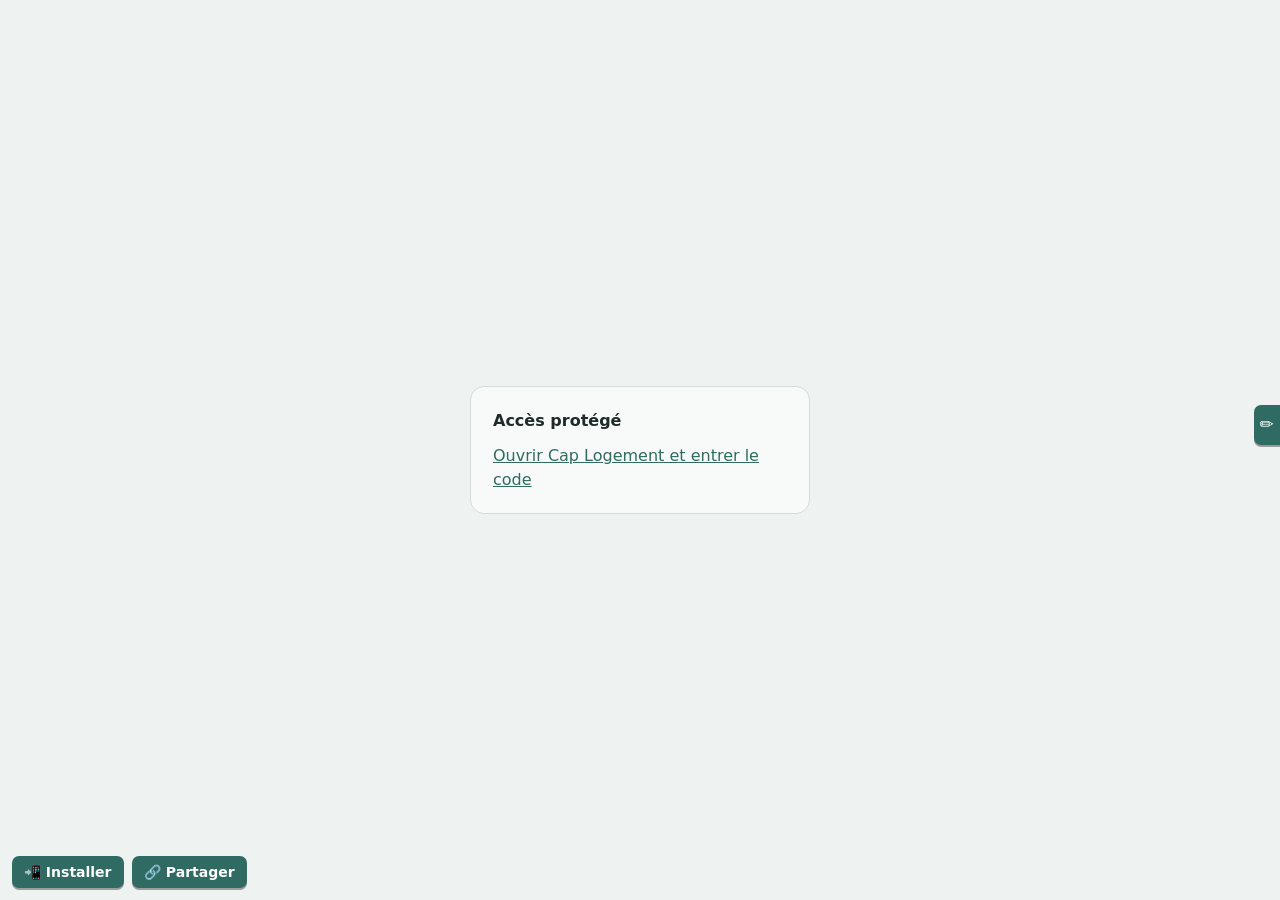
<file: logement/violette.html>
<!doctype html>
<html lang="fr"><head><meta charset="utf-8">
<meta name="viewport" content="width=device-width, initial-scale=1, viewport-fit=cover">
<meta name="robots" content="noindex, nofollow">
<link rel="manifest" href="/logement/manifest.webmanifest"><link rel="apple-touch-icon" href="/logement/icons/icon-180.png"><link rel="icon" href="/logement/icons/icon-32.png"><meta name="theme-color" content="#2F6B62"><meta name="apple-mobile-web-app-capable" content="yes"><meta name="mobile-web-app-capable" content="yes"><meta name="apple-mobile-web-app-title" content="Cap Logement">
<title>Cap Logement</title><style>:root{--bg:#EEF2F0;--surface:#F8FAF9;--ink:#1F2B29;--muted:#66746F;--line:#D3DCD8;--accent:#2F6B62;--bad:#B23A3A;color-scheme:light}
@media (prefers-color-scheme:dark){:root{--bg:#141B1A;--surface:#1B2322;--ink:#E5EEEB;--muted:#8E9C98;--line:#33403D;--accent:#86C7B8;--bad:#E57B7B;color-scheme:dark}}
*{box-sizing:border-box}html,body{margin:0;height:100%}
body{background:var(--bg);color:var(--ink);font:16px/1.45 system-ui,sans-serif;display:grid;place-items:center;padding:16px}
form,.box{background:var(--surface);border:1px solid var(--line);border-radius:14px;padding:22px;width:100%;max-width:340px;display:grid;gap:12px}
h1{margin:0;font:700 1.4rem system-ui,sans-serif}
input{font:inherit;padding:10px 12px;border:1px solid var(--line);border-radius:8px;background:var(--bg);color:var(--ink);width:100%}
button{font:700 1rem system-ui,sans-serif;border:0;border-radius:8px;padding:11px;background:var(--accent);color:var(--surface);cursor:pointer}
label.r{display:flex;gap:8px;align-items:center;color:var(--muted);font-size:.9rem}label.r input{width:auto}
#err{color:var(--bad);font-weight:700;margin:0;min-height:1.2em}a{color:var(--accent)}</style></head><body>
<div class="box" id="box" hidden><b>Accès protégé</b><a href="./" target="_top">Ouvrir Cap Logement et entrer le code</a></div>
<script>
const PWA_HEAD='<link rel="manifest" href="/logement/manifest.webmanifest"><link rel="apple-touch-icon" href="/logement/icons/icon-180.png"><link rel="icon" href="/logement/icons/icon-32.png"><meta name="theme-color" content="#2F6B62"><meta name="apple-mobile-web-app-capable" content="yes"><meta name="mobile-web-app-capable" content="yes"><meta name="apple-mobile-web-app-title" content="Cap Logement">';
let bip=null;addEventListener("beforeinstallprompt",e=>{e.preventDefault();bip=e});addEventListener("appinstalled",()=>{const b=document.getElementById("pwaB");if(b)b.remove()});
if("serviceWorker" in navigator)navigator.serviceWorker.register("/logement/sw.js",{scope:"/logement/"}).catch(()=>{});

function notesUi(){if(window.top!==window||!document.body||document.getElementById("ntTab"))return;
 const K="caplog-notes",get=()=>{try{return JSON.parse(localStorage.getItem(K)||"[]")}catch(e){return []}},put=a=>{try{localStorage.setItem(K,JSON.stringify(a))}catch(e){}};
 const e=s=>String(s).replace(/[&<>"]/g,c=>({"&":"&amp;","<":"&lt;",">":"&gt;",'"':"&quot;"}[c]));
 document.body.insertAdjacentHTML("beforeend",'<button id="ntTab" type="button" aria-label="Noter une amélioration" title="Noter une amélioration" style="position:fixed;right:0;top:45%;z-index:100;border:0;border-radius:7px 0 0 7px;padding:9px 6px;background:#2F6B62;color:#fff;font:17px system-ui;box-shadow:0 2px 0 rgba(0,0,0,.35);cursor:pointer">✏️<span id="ntN" style="display:block;font:700 11px system-ui;margin-top:2px"></span></button>'+
 '<div id="ntP" role="dialog" aria-label="Notes d’amélioration" style="position:fixed;right:8px;top:12px;bottom:12px;z-index:101;width:min(360px,calc(100vw - 16px));display:none;flex-direction:column;gap:8px;padding:12px;border-radius:14px;background:#F8FAF9;color:#1F2B29;border:1px solid #D3DCD8;box-shadow:0 8px 30px rgba(0,0,0,.3);font:14px/1.4 system-ui,sans-serif">'+
 '<div style="display:flex;align-items:center;gap:8px"><b style="flex:1">✏️ Améliorations à faire</b><button type="button" id="ntX" aria-label="Fermer" style="border:0;background:none;font-size:20px;cursor:pointer;color:inherit">✕</button></div>'+
 '<textarea id="ntT" rows="3" maxlength="1000" placeholder="Ce qui ne va pas, ce qui manque, une idée…" style="font:inherit;font-size:16px;padding:8px;border:1px solid #D3DCD8;border-radius:9px;resize:vertical"></textarea>'+
 '<div style="display:flex;gap:6px;flex-wrap:wrap"><button type="button" id="ntAdd" style="font:600 14px system-ui;padding:7px 14px;border:0;border-radius:999px;background:#2F6B62;color:#fff;cursor:pointer">Noter</button><button type="button" id="ntCp" style="font:14px system-ui;padding:7px 12px;border:1px solid #D3DCD8;border-radius:999px;background:#fff;cursor:pointer">Copier tout</button><a id="ntMail" style="font:14px system-ui;padding:7px 12px;border:1px solid #D3DCD8;border-radius:999px;background:#fff;color:inherit;text-decoration:none">M’envoyer par mail</a></div>'+
 '<p id="ntM" style="margin:0;font-size:12.5px;color:#66746F"></p><ol id="ntL" style="margin:0;padding:0 0 0 18px;overflow:auto;flex:1;display:grid;gap:6px;align-content:start"></ol></div>');
 const T=document.getElementById("ntTab"),P=document.getElementById("ntP"),A=document.getElementById("ntT"),L=document.getElementById("ntL"),M=document.getElementById("ntM");
 function where(){let w=location.pathname.split("/").pop()||"index.html";try{const f=document.getElementById("view");if(f&&!f.hidden&&f.contentWindow)w=f.contentWindow.location.pathname.split("/").pop()||w}catch(x){}return w.replace(".html","").replace("index","accueil")}
 function txt(){return get().map((n,i)=>(i+1)+". ["+n.p+" · "+new Date(n.at).toLocaleString("fr-FR",{day:"numeric",month:"short",hour:"2-digit",minute:"2-digit"})+"] "+n.t).join("\n")}
 function draw(){const a=get();document.getElementById("ntN").textContent=a.length||"";
  L.innerHTML=a.map((n,i)=>'<li><span style="color:#66746F;font-size:12px">'+e(n.p)+' · '+e(new Date(n.at).toLocaleString("fr-FR",{day:"numeric",month:"short",hour:"2-digit",minute:"2-digit"}))+'</span> <button type="button" data-d="'+i+'" aria-label="Supprimer" style="border:0;background:none;color:#9C4A36;cursor:pointer;float:right">✕</button><br>'+e(n.t)+'</li>').join("")||'<li style="list-style:none;color:#66746F">Aucune note pour l’instant.</li>';
  L.querySelectorAll("[data-d]").forEach(b=>b.addEventListener("click",()=>{const a=get();a.splice(+b.dataset.d,1);put(a);draw()}));
  document.getElementById("ntMail").href="mailto:?subject="+encodeURIComponent("Cap Logement · améliorations à faire")+"&body="+encodeURIComponent(txt())}
 T.addEventListener("click",()=>{const on=P.style.display!=="flex";P.style.display=on?"flex":"none";if(on){draw();A.focus()}});
 document.getElementById("ntX").addEventListener("click",()=>{P.style.display="none"});
 document.getElementById("ntAdd").addEventListener("click",()=>{const v=A.value.trim();if(!v)return;const a=get();a.push({t:v,p:where(),at:new Date().toISOString()});put(a);A.value="";M.textContent="Noté.";draw()});
 A.addEventListener("keydown",ev=>{if(ev.key==="Enter"&&(ev.ctrlKey||ev.metaKey))document.getElementById("ntAdd").click()});
 document.getElementById("ntCp").addEventListener("click",()=>{const t=txt();if(!t){M.textContent="Rien à copier.";return}try{navigator.clipboard.writeText(t).then(()=>{M.textContent="Copié : colle-le à Claude."},()=>{M.textContent="Copie impossible ici."})}catch(x){M.textContent="Copie impossible ici."}});
 draw()}
function pwa(){try{if(!document.getElementById("dzCss")&&document.head){document.head.insertAdjacentHTML("beforeend",'<link id="dzCss" rel="stylesheet" href="/logement/design.css?v=3">');const z=document.createElement("script");z.src="/logement/design.js?v=3";document.head.appendChild(z)}}catch(x){}try{notesUi()}catch(x){}
 const H=document.head;if(H&&!H.querySelector('link[rel="manifest"]'))H.insertAdjacentHTML("beforeend",PWA_HEAD);
  if(document.body&&!document.getElementById("topB")){document.body.insertAdjacentHTML("beforeend",'<button id="topB" type="button" aria-label="Revenir en haut" title="Revenir en haut" hidden style="position:fixed;right:12px;bottom:12px;z-index:98;width:42px;height:42px;border:0;border-radius:7px;background:#34546B;color:#fff;font:700 20px system-ui,sans-serif;box-shadow:inset 0 0 0 2px #34546B,inset 0 0 0 3.5px rgba(255,255,255,.7),0 2px 0 rgba(0,0,0,.35);cursor:pointer">↑</button>');
  const T0=document.getElementById("topB");T0.addEventListener("click",()=>scrollTo({top:0,behavior:"smooth"}));const up=()=>{T0.hidden=scrollY<400};addEventListener("scroll",up,{passive:true});up()}
 if(window.top!==window||matchMedia("(display-mode: standalone)").matches||navigator.standalone||document.getElementById("pwaB")||!document.body)return;
 document.body.insertAdjacentHTML("beforeend",'<button id="pwaB" type="button" style="position:fixed;left:12px;bottom:12px;z-index:99;font:600 14px system-ui,sans-serif;padding:8px 12px;border:0;border-radius:7px;background:#2F6B62;color:#fff;box-shadow:0 2px 0 rgba(0,0,0,.35);cursor:pointer">📲 Installer</button><div id="pwaT" hidden style="position:fixed;left:12px;bottom:58px;z-index:99;max-width:270px;font:14px/1.4 system-ui,sans-serif;padding:10px 12px;border-radius:12px;background:#1F2B29;color:#fff"></div>');
 const B=document.getElementById("pwaB"),T=document.getElementById("pwaT");
 B.addEventListener("click",()=>{if(bip){bip.prompt();bip.userChoice.then(c=>{if(c.outcome==="accepted")B.remove()});bip=null;return}
  const ios=/iphone|ipad|ipod/i.test(navigator.userAgent)||(navigator.platform==="MacIntel"&&navigator.maxTouchPoints>1);
  const ff=/firefox|fxios/i.test(navigator.userAgent);T.textContent=ios?"Dans Safari : touche Partager ⬆️, puis « Sur l’écran d’accueil ».":ff?"Menu ⋮ de Firefox, puis « Installer » (pas « Ajouter un raccourci »).":"Menu ⋮ du navigateur, puis « Installer l’application ».";T.hidden=!T.hidden})}
const D={s:"8i8VdXe0s+iRGuYzx3MJIw==",i:"hgyqz/x5MFrn9dmc",d:"hpxoosk5QjuLEaZ4cDE6JMrr++FJZDqLLNGHht3KFZegU6dnhEtPL++QGwodzJ8W+hKcrFDuCOi9n3P6jA6WT4hhDAdXRJ3M8Oy8TrdVLN74tJkjFpc4a5LRRRxa4R+xfI7PAMkXd/n93s4Y/beN4bqj4kCWUhy8KxaoCWSOJ6oe/phnZWNnDrUQL/[base64]/ylh+eHIq4eb8z6sEYRU3GCmEVoDa5QhHrAJpMVW2NV+Yggq7jkHlfpmenuT8xJUKrjQA1FfestkS7f/IHiIWbdkI1O8NKRmmj2Pcleaa9jxJrb6ykPfSYraBMTso/Ul4WvxmKnlFb2X2GiClkILOv+aX6M8kgCh4rsB7FJfm/1hNg0B1l7wX6ZHRQXZ8h3hUOq6XTaGeR1jyvP7OTnXqSZqxHBpYn2rcaMR1q7Vmbd4VIl+rV7kjWIjA1wMFao7fE4Xltcv4tLOQt9Gnll+0a0yIUvWdz8wJffBoEtpQjEN01/zjsNhDtjtgYJZLRCCaQtOmBn6QZzP4RUC67uhobdGks9arm/vGdkPCCcO7hsnvtEw919QAu1Xp+/EysuUNHsLZhRplRkIX4z7dLWqCeKpv8jurGnVRder/tO2sOAnPl1qJPX2CJkHPJg2YVOHCNP9kFxMNP2S+OnWBcdIwNV/n4q03pKhuBE3Gy5ruSMA+qXVFFCTM9Ne2bWskV/CcVXKhW4BpFM9GA2nRN14UDSbHGSlK+CnLHlCTMRfkX/83dAgcMYNwhkGb4+GqsaNzASBWbYkI4hJFPUua9iztXOwQyg9dyudeM0yIh3Gn+LBd2ZYwClkaSFYHDOaeSk3H9knDnV35UnvPaPHBPeKtzhEWdVMPkI0+h41Uzx8TsFexRucRAhCL7ZXcJkxYBgJp4jYXLEFfI2dJbHp2vlAaGvZ/CNQSsFWByy7+J8Rej47xgmWn0zcBKOjoaRagzJ9smZkozuoWdjdLXBXiej0NhBuWpP1c6oDJEoBswFHzdTEcI6ZIEYYsI7Hp2PPpcB+/QmkpW3sP9AiKB5gPFfOl1u93UkAkaVaoiUpZYMhQJQGQAu3tWnFJoTRPRm5lOqEMg2Md+I4qaEu6XKXvJ+P0giOQJPDeZj+w8LURmRJWLRykB8imcOpZ1H65jQsioKUi9dDl3O+M88t/ygPqiey1K1Z+MaXjw7OgRRte4p9m+WK/9tTImbsoLfXJqCWRPtADHnFpVdCEPQg6KNG+c0SK50XhQ+ZpcHa3RgK3tkLL2qAoK4Jt3BhobB+lPcyZ1wZjWjdRzo4bx+sehMNI+T2gxoTab+0N2RzvfpLTqXrNpIGVgwt0IlUmxx0hKMwEs36RbaA1DRxeripfS4wWdtkYhct4JSp4nO59KB7J6JjyikiFP60n1/j3o0JNqoF+VWOvVNYOtD1BpHIUFXjUHkk7Q+YuhMutIjPttur1stm0pLovaizAPBrl38dZLrPS04hbfN98AFOf5cZ2fCnReyV9Iyp0pc18EHU5d/AtBdGPbu3aJlxbwl/hS/W+90wyU6l7BPOkhjaL41uLVwX0eAoBX5JRVpzf1z1h8uTW3fmJz7KlrXHjhSpqTQfHe1nppNosrGO7WMITisZjxYCuZtKALy6FceOVDQpZE7IrPPzsbsS6vKaeyjH24SLP1NG9zIFA6xjg9kUQl/VASXolWxgqXc2EKO2RKktwdQpK9aKuLW4J3L6RYiqc8UKqKRyBEec6SoH6beDki4Hlh4zphYXNZ9Aq3aYWuwuEWPle/KOJykNNrugEftSzbg5X1cpxQbTaJBTfUPB5fc8ZXZTH/0kumiB1GVx7wcL4bZRZgCdJK6Zab0WtKKfx9B2flQGHVGMvOG3HzhL5yBgMDbXaWLakqJo8zBZqQ48TFeuLzhAVP3tkqQpR/+8Q6oQvl+kentTGxsC4DT7AgdW+oRlZDhzHpgWrYiXnpqfPMxnKN7Qmc5y5vf2te944ImN6JA+fpIGEHzEl3Uv6Ceh+BctjoyHaCPb/I5Dh0gCyQjjf1kPwvNcwPdatShfaCDfLvafIwi5goCWaD6hQJtOUlXgerEZcopvbbACqm7tOgEIx7XN98Y0RMPB8m25TorR/[base64]/RTilFiQaE4H9xp3/UcE/snfMj8cgCJqP6RgCsyzJOHJy/8ypVfVjSmTbHIg3s5dP3O/xc19BU64i2oErjsZv7d06L06p07/tJN4mtGh92U54LtF1vXNXzhLTx1P3y+rKUB8pmbWtliUGPHSWqXObHYUKVzRDPIEDtFWCNs9IVBMKdzGnUdWlvVyeYGH6uZkLtz8NO/GaO3u0oYSaHVrrsmifZnzFLhOcOHLeT3DcdKuhm9/[base64]/Oyf+VGkcphB61BKzxR/vUmb/Uy8FojPom5Ued9r5k7jXiFqUHjcwNAY4/oAFFDfNtNo0yTb8RxpLWrcjLvQnesl0bX2FZsIdTUtIUuH5ORV/HTYKRDqO/gJC/WZiWpO0IK36V5zcybxj6Zv09l48ZFyp8SfeMroJ+d+reoeDCaCbqqDQWSYqIqb/XP0eRdqy8zlrsIIPR1fGHkphUvU0+LOQVkBOwkSWEPbumXBcbgqW8Z5eeLodLPlS0mhUR7pXQXbDy7dvkkdJFzuSWHqxbZQmMRkunT1lNIjXUzMmPXdfugs97waukHHJrc+WxhvoWXDz9cQjzGBuMDckoZ0eqqv1Ab2Z9qEjhnjPxhdnmsT+QSWsMUtFMOi6/bLiiIsx27AGEEFLP24G1c9g2mJt5UrNfqeiFxanM8qrlsvxfrW/8BuS4i0hCevRejYWsGN5H1noWqJrRIyCgQZdFJMkwm9KzejklEmxrkZnlAqMLLM7hSAB2x5//sRyn9l01KbyNmI8NEQtxE2Y3JHwTgPAa2dBJLdLOq6AenIadNZV7ciJvgyKmZ6zTIM0a0eIZx4xWgWHYp91F6O2lQh/11rUtqs81MOZ6Drkh4n9AtzqNQfGjTKz/AUqRX5TbEKDg6DB1Fe+q12qstwzNgpBffl48Kyfsy2ce/DwRHgcR7zZIkda9RkkI9VQKQdo47GsKDim4o4MWE4LKGxY+SXcHCOplMxNWQuvp0/NkNL1SZ3cGehuNJehfWyQ2x7O4bhpfO5fQXCxZTQZ8G3DTxYOSJlUjMTAPh3BjbQNukKFEhKodmwU8NfC2HSvNCBG7pZ+b4+JwmegJSZbcAKfo6ei/DcUwnsBF6OMlgkRwEkFMq8nEJ6CDUjESsQlFxFgnyRREmh1rrP51JAQ92FEZyyUfMDn9pkJXuQsqsIY4iAumYrwXenvovgdlFh8CPKKMkEQZYvRglm5fNLzvjTJuJLs0zYxQsA4I4kZPC1q+mlJK/aw9E5DeHkaC4VACZUFohi2f0/NIblnzRZI06K+lXGUwxAjoIiU/5JCqdKMT1qOfc41ZKov3BGtzSm8+eU9KhmQCDCIZ3Ywk8BADWMXLB4yravMEV9SsMYnIUG/SkP4ocFesBLFYV4bFNJ0te/tCP9372MPMip2Bpkf1vv61WZMqIJmN1FXSVx/OZqQ4FKDtGVR6BuOvRmbPXCWNDd9lmD68S/luTVDfrX+hpsn7Qoz8TbB1/Mh37awuYx/SX09Yxuh5DljGwLnsIP9p0L7ypjgeWOb255MpIdQS/Zk8V3u9jZc1oLVvEWWb39cCHqh/3ESttHlZfzbShXRRU25aNn9zdvQjcs0ESIAzehVPVAI4NPgsqiv9fHw8Ek8Ii4OHdHS5mQiyhuv2jVOGaUROOx/wAcPlp8GlG5ZfjoT8YHqJT0AHrukNmwb4cYv2sLGX1Rj8e+U7kuia/SgYTbgxu+40IDD4Ll0ZGwYswQQHL/m1rFJpehEH8Skb1ZPNN7gKcTRbM7xNaaa6u1ZbfCj8qAkiNA0njCJRqUdOzYCQZVrV9arr3a/z6J8yGYFlAio1wLC9p8dg9LlVT6QbwGgEHKN0O7eHlC1S3PawW4U71vcyot9I1b1sza+6sdnd1vvNLGKyY6s1H6jsUUjVNqO/wgx5JA8VWlq58mrk5U1OdS/lld+a7Ny/b7u9rsoST0hF4dOoXJLtSoYN16LmcS4GVn4hotg0C4zHcbNIBlfJxs2j1nqXRx13FuE6sIoi1secwZrdjI2Er9fP8fk2DBRgc0Ac/umf+T1ugjyi+SZqHqvqLdzRszY9nHPH4dZdibcM1jPeELmNs8KK3/CBAKQO375AgHKjs0K+iHhrvrlUAZ0o/kZP7tpv+TvJFhCB/3sWg+k1g93aQzkgtE1BoHniO07bJDaKC0t5bWE522tBy3k/OiML8FowLG9IQmHpqHspe4AjYfeVUxzvxjmuJ4qKgqMLLMrRBzy1ml+uGjpcSKSBGBKz/KMpMFUtvhsnko4nAaBykx/STH/3OHLOYttJn0wqUoAMdsqt8pJwm4RH/bNbz+gV93oWjGKNHWLoNIXp6gygADx7wCvo/EpUZH0wdTw8PThKnnX1b3QpGkiZYNaJvhyCTBelc+TolTvesRAZcvLtglgG6Fyy3NMgYgEOdYlZMiRggdqOFGHKFsmNkzdTUc0kgNLGPW6Av6ZQi6vWRZ/h3wDqYnIL6iFGfqiCsBoG9rzijhDdA7exdtu9zzaHZl6aYeiABPVY9M9gsXvH6MZoOmnbNKg8Yus3Nv8AL8SkryUtUW0WAXxwywE9GyTqha/wdfh90fF73wEgRqb1BqahXspn4jXNHRk6T/jI1UQeiT1REH7V+SQqkAo60Xp5LxM2bobRn/iVG1h9VZre3m5bh81wZG+yCg29146+uhM/[base64]/MLgcbW6+3wf1iFs0sNGd+FXlIl7ZvPzn5NFrO2GE7DgwFpiW/eVEcmiJTDNXYgvl0JLuHp49U+5mLsXmYb+6/T68Vmww5gJA51ugAVHFgWWv0LahSJCeBgAeDwYTrBfJ8qbVK/E1o/xumWifLJSlKMBd3GyFuLxMenZsccRYi5XXZ5ldRjEvKP77tsn6RCFxVRi2TFa/jKJWSoeeCji9lMdzonilocuyzFbEoTtp4nKvCgSG3V4vnGXZ+1WFRiq7G5Yw2ZwjhEe0V0pUa/4U2W9PnVgbewI7OSl/A7BwIHbfBai/anKMIhiW+8/3OyCM9DNdayQ8nxAJY1MBtrwjUesT08pjah1pelCVOpT8aW5Z2bzz76d17V8uysvWiohKD4WzSlJhrCrls8KTkm/rAVHHBXfFL7dd0Ww2zDeP4fDhvi03jIqfiRa3HLhz04EmD8TfgK697ecaYoGablw/bpUEFddaXHY9naUZxHMzF8z7PZV9Znzolz5Brdovk3XeAhOUiZ5DnPkczisVKOobwioqRunH0BJUYY6Uk1KYepJhMuE5ouujVa5OhY2UDSGU2bETqz9/[base64]/qW7WZrt+9L5jJxYjoxeOLuCNXdUlZYcmr8IhQk5+rzqSLDpmoCjGy7krR2haRFh/7C1j7MTy2l2pAZwK/wQWMGye9+Dl+Hjlt6DARjg0J4jSH/BvUySw5A0OOxZaGlN4urmGqGx9BEqyP2FePSt2q/tlvu8So/jhF6Updcg/F1TnVj3yyjT/KfkU3l0hrvbrWLZINBekiPISx0L0IvDS9/VTmqbuykZtmMQ8tCB3QXJsXEqcTqBO0YdL9qN+CKxf8td1n4mpz0qC2Rz3i+h0sqhviOvIWKi2Sf3RJBW0qq0Qxsq1mSQzypcE4Zxbsh7rUKN+bzPL5GyGULhnzBZ2exF26XCiIMiyyNypJUTWvHEB3aSp8V0oaWkAZjEoHslkZ3EQD3rIYm0JFTlPSY7A44YSU4m/HbRWj47vFw/2KutJo5lL23ehFk3OAMSsPqMhqBz0JrF9pYX3lxeLQByB0t6Igkmq1bG8cLFcT0wvQCSvdivVCGFs0Uxc2+qJ6WgIQxF/0K3gkNL//6ZLLUREmKiOOKFM6f6EqQiGUmQyxwVGLGXjLsKA2aILuRvFu9ecNTSr+n834h4gKJeWEKFGUvZWWIXLI71AbkQ+z9CrV0CZJU+aBbDKVoln0MPlTUMz3+clh9FFZMjX9fkTF6vhbemvCDTMD4XirRXJaJul+0SM6mFgcVUOVi/B3qcbifMp2nre/3jUD0IWM/lRWdtA7Q6YGwbfsn+7YJTbSfwxK/ZQ0adayje9e7TmFBGGUStnPwoVN9jxQbo+tDifUOri62qmj95AnC/Ql+5npgThLkxX8mzZ2P8hqQCpgvbWg2DdqCqKiWf3bdY35HvQwhUwKw77MTqzEQo9VjqBmPoXyYgeTx4PkJ1Nvasdy7oZZdRsVrZWiis0JKeCkXVxxff+mqd5T7Z5LaE1YD3uRBmZqu8L72zUqnEfqBq/Vf6Hy3ONTshjm+r/ipviG/xMZHvnmrr4YsZ8qqEfbKhwZ22oB5J5GD2A2ukkU+iDgr6ip8GJxyBvxtonxKKJhYeURChIB8ZWIa4xGhtUoSBc9wHKYPHUX0k4iJ+WrI3H79KvFWmojgvg21KyqOTd/utPO+rk6yHolYIPgIMG8FGIFmUwt5TVTa0heSXXjBcvb5EbFuOyCUp3OJDiPAdQu6hnrhEov4Yp2wfyRAVcQ1YWDLmWpgDMO8/z9U0Z+ZvPmwpHSM8DnRA5KS5EcrT7uUC962H2jPlPDp40U1msddr7SalXelf3ZkNtVOF582DAUMt7dBYajvcfXqbG9T9OmDgWTW8tUGwr66xOnwN63C9FJSzEIhS1qP9a/TJKErETM8wCkvdVj7wBfu8IvW5Ht6JxVkJiGEACPzbLZPVW8qesfOIArvFw8OE5oiNGQMk0/abIKIW7Ig4gzUxGVkijU+IUB1aoq2FAaarQOdgQb2boklA882/o6Tfl1MxLGc3qJ9k4cyHqUOSaSDIDef+RBjIleA3cFx2J/tgsugEdG8pBUCOR7efj0byRbdfgKxjs+QvZAKNogKrdX/Zj3Fr0qWGMbO5SQcFiIcMAN6wPCN/rXVr+zUkA0kncFJNwuud1NkKFcHy8b+9JU6I0AHbXJX7MuEp8gQa040/necyO47cisHDSMCY1jfj0ZxpH24Mz+IMIEBs+QY8ci6hT8dqsYfu4RxNUuOXl69BTELyNtk2iRLasmbWomejcyHgEhFKoPBofgVt/9sItTJHIPe+tqFAWkm96J+o2QteRJ/68mU+2evxSBP1Fxpe4iv0TWO/G3IBZJ30qBqLt4gjQBywXx1YljOpRru4CaEglRXTMg+SLSMRQdgYf+yIdeMTlIexaCnel408fpBZnBX8Qlmz0BDCGgFqYtTF6jHcHtzJTVaMwyV7qd/bN3TDCLkgHgf4T9p/5aMrC3bYYJ+lILI7fm/JLzWfDrSnjbekfUvrved3LYdIlSHH6EGnq6pHojKm1u281CK3U67z8RfKf60nwCSozjasRLKBsGM+cJoLUR9h8hmabPQk+WdAFCoLMxUvZCZ3ACEIxNgwh7e2TvM2afvVMRp70gH3qbwh+XtRblQRkipQcIad5MaAietCboPiL8mbJC1oEgIpe+/+pJU4ylL9CfOsb2S+UWpU0UtW+6ujVp+J8VpXUQcaOJGT4fhDaVJB31Hk1IJVf6EvA8nBB37WLGQNSOZbCcaNVMQmVDpPsXvXlM26rtdaA67RLnCkETQZvet62nNbfmM062mpOuKZ+AJhZReG706z+HbbMYjENuWcNlKiXqJWyvJYwCUZi0LSM/oADiyJ6zl9vpfhs2m1XZy+pAAdLDoj/K9mQe7VvMYd/jETxronkIDTwS+LO/Cce0Atx7e/ZgOGV6bmUOEVXDyLcr/qOvUCEiJYG3H5w5v+RCpTMg1xg3DzEc4VFqBiulCnhpavkPvfGOr0ojZ58o8FGf1ZGIFb6k0dF9UpYOVybpYsxh+aTc0y7AJybl3M00UjiTxxoy+qtKlGmwjRZGL/fbhOW8vVOTjhKW0NJ4OyvL2qi/[base64]/UX41ffKwMli502xkFctZcB2ktQqD1z0Yn3iAlGO2mO7TUCYeTZRE8usXjEiqWm+cCU1ZniBRoJgyf05/0TqhRKp54fGsuOnRwpCJTUos3oqlOF/VMQMguU0yWNaCT8n2lZLsoLw24P5zG08MtHPJ3uGqaEFvfBTLQRr/RnVDfTAgMfvgdDGJwLnBtwEdMqG36s5fBzEk3mOnlJ+DccBC98dKd7Z+6YyBAoF27fMkbRUtyg+9oxRWxt7JrrNM/[base64]/yD+ekJvTh/hdcXJHC1AhagGJRsCiHpozLAHaTIRsEkhRm2bx6J/PbHDKH1rQXKgAIzUaocnuHXVVDHeUocArGzVm02NV39mptR173t0RidigJycy1CE92+7/9jkaa8sxJ39UYWRoe9h8ru3s8AgXrBx621BlKb6Vc6A7+7Vs4m1dzYhehLh0pSGSyIAc7o7zK6liWVYt6TQ9Z/zsVRQ4ebtfxVdWtt9nmEjMkJAnL1LqL1zlRGoV6Ug0qRcFSa4VdBMVPYZ+P/6dT1rYA58053UiC9fCvKCv5bsxJcsVMbYB8hKzHwSopLtS5Q/V0dCAis/op00Kj3NGaYQrdK5VRyxrPLHVv2kRorcE+toZv3ayCL9w6aswohGfmchblBZAz1v/vDT+POUcY++ezdXN1mAMlrTJ7kqdshL5akMX78VuYO8vtVlL/z6HrZNK1wjTF4zeP70VHmW4nbzebOOkQytmsLR2eWTLHV3e3s8fyYJee0/lMaDSl8umMWD30LjGa1R2geDHtEO/dQSG+m3ZziixKpsR0M/3IShr481ifj5TSxayd0SiCY5oj7zYKD1Rinfz7OOK2pn4oCC1ek0RfduYBedeZjfKLn2cY8JIJP39j8uCYUQcpClVw1GTWQcYrH8vpcBWTkGzMakVvHMBuJszcVkRwluM/PyTHJSelY7nVT047hnRftsz1EXMwUq8LPmoGX3rH+3alcgAiZIjOrNshzmnx4OMo9A9zaRQp8gvQGeaZz+rOIDrZMNChI4pOXxlT/wIOBaW2Yf2TupLYyZDoILowe/19kn4EcIggSLDSHVwXY5mWCCvTb0FcqEklfZRvJzeS814rASpuB1SY03kEaIil6O0UDVexgkkqL6C6LuaL7zeAWYXdbunYVnAzFcZyrWYKt6nnnV/EQHA1uzzT+dac7PA7v2WtEov510kjttz3+C4rbYoTo6ghlo7I8YFHNLdJHZp8ud7Xw2A4HZn4VjfhPv7xhFADpRSyz2K82rzSisTJ+gg9zl46OVjFcx9Q6/CelonW4/lEV38IuR3EecMF+2bnujWz4Bv74klHeEHtVi+BShJS9oC71Ys6Sa//zVU//PJFmLaLQ/HnIbIpjHA57SnS5YGQv0sbUDfR4vw5mwG+4EWvo2hnELttO4Wb0QPLX64IXDho9I5ZqO2EA8IfkChqjAyCDF6wfyDDYp8HwjjWJ7d3iXgHTCMlunFHL2IAEAUCHLf8QmmU3us7beM0Yxdg1bQfGGP2sr4AtBYl8MtHD6aZbqTiii+TysXLp/kkLRmZmaUv8FNZ/MSmlETTYpKLfxw8IgunkTBrCYe0mMtePIAAr3Iq9nc+G/KXjEh9UM/PHIFM5mtjwIc/E26NVfhroyvEP/cKIvJKiitOy977qr5RuKlmBnqClhTwCpVdmsrU1zaaELOEYHrEr4AEo+hmGnWTmc4wk6+lFKtkulv9xPQNzqAOhkSMWFyNt+k8WTSRMAPTx2L2nym/FBt9W/B7ck2cK4h+CRtaryH3DrlDtzGvZ4R1tJHLZDwGc+lPbVOyOruQNMYTs2gKl0JBv9iK9ME6IzlSKcGsDlqLA1x4dHrOXopIl7Bv8mCvxP8e8Iux7ZKr1BIqzRybCQuFuAxwKFy31E4slfgmIgd/v0uQsyqObTcElQBvXReH1rlJ356L1nzKlsLRFRlMwq6FjNPyrVqBI2IXdbzIFcP/[base64]/2xN1Yoc6dCR1tGs3jCvaPQVMa7ykIyXGuByQG8tL6yPbQ/g/V7CkIUipbi32CaE6I/Wfoh4gogmYmLLu/Cm+RRY/Ek0z47QtnZ31362wV0uvLYRQAw3L3le1asM7kpw3LLWVwi1xutA86E1QQt7FUKaGB5npr6rRnt2kOAyr2KugW+MsdJzYxgqkIJFZnJ7TuntdnzBAaCptzYx5MHE/ErgcYor2eN3YGRr7k3TQohcMsSvOWR689NVRVFIrrbKZUejJq63XbdRf9Vm7VPZR/Q5ItU3sI81YD3rF3Ho1xj4k5m7wbAAm7zx6eYaYkCNahYsyZcj97kaC0vWO2vgwtxxQnKL7zi/8xFDE23p1uLcFOkldQ1402v/oN57WzlxUU/t2E/CKZplW9dw6uhyWFy4aICKZAP6vx0HTAykPjYhqY6Dw7mb5pmnOoHxj4OJHbxsvbN2ose6uXAeoKCx+GnkNm4Is5GvgHuLB3QeeZQohaNh1Lf+dsEt1mVAemvHFv8E/Y7cRaXLaoGxyNqx3+bjCsocBCB1jXhf2xAkED9zJbBU8yg5H81gz32fouxqg00rtgOglb0SjwgC/vA7uEZCgELvIg8irv+OQlDgoB/tm48f67c9eWDW4rzp7d3lfpefyhOpTANIvNi0k+678Nq9Ej24ZTN0L99yc/cSDOMnn/WfYFQmZtCaRvpbEadhhqKkyGWEzj28WK6tvataPj/ehDTyEaAY4EZOmYN/UN+o2LeKs/6n2i+xHYzjfc3iJKpzAX12wcWSNkPXRBL8BHcl39xYMCzTmliEFK/b0eGKmzIU27iLLWij6IBeK6lF+j9me51zdZPTS43XuhLCkVIrWCoj/7anU7GT36C+oKBWPNh4bvGlW+MkSQjMULn2eenzXmbjsbenjN8RP7iBQ4Sre8Ts7ohSwzeeQ8RJHGRIrl3kqu+kJ5dfZI+PcmLqw3ITsWh3ZiWRTAyaLdjeAXa4qCYP1VsQg4kSEFeRE+QH8ALtzNXpWNbAnD6+gCtVjYJjnrM7ALGp6A47jSU/vD+sm0oNwgr6/DpW++qxuqmhPTrqwqUqS0xtLnrY5c5UyXoZBruuU1f5nTqJ+Wiuvu/JcT3E+C/i8O//qYooBtwNL34Ty6NjWbPJV7fcKiBg74hYXiNBlUsJogyRnBj6V859nuTmLeKiUSIG2Gitp5OEvQ2+hfzQQdLnKbzjkQH9J2Uj1nsZW3Wct7B8S592eY1VzrpSnCDJ38F4UCkp/CK/P/ClfBfsmX0te6fKPYmsGY8ioI6+cUog7JUlOOtT34WEe52v4SQBcnY3rmk9y7/NY2c9pAUOCKGnXUfg13XQ6WCykliS/g56fyiukR3vC2ktcEwP00VyLi+R43cCHA6Zzg4YVwTMOtl1n+bdBX+SF8BDc5Xy7L7wF8jzQhikjUmVmRJrCzk055BHEQ6PzI+b+BdFpISxgJABVJ001CXB4CZfVEn0/7a5dhUY4nx1xEigOnG/RR0B3FS0hu1UAw1GF+XNkoeBsMPm8+3MWqb1WPsFADoYD7WlqIWwhRjYWTD/u0vv6dfnyMAk3Kqff5ZBHzbujetgsknUqfBbWuXUoKMWlRoB0mws9n6OKPof3nueeBi6wI++yml4lyDcRy63cjEP34hWTVCzLEHbiNaSHOxXKbpnJuMATo1OunM14iPDxBeeia2rjg7HgFW4SQKyDx/Ihq16rVCLKlGePabB7CnW4herdEPMiB2/1IrM70o/lQPaSLWX7kq8Z+nce7ykJrMwwv2XAp8iJvKxnmGki692JK7YgnDabUQL4pf8ju4mhg7OhsN/DKhvJkJqphCiu5WSXQcmw7mNO27d3S3T/Mwpgx9la69nDuzbO/7F8Rq+HF2ZSB4ux0FOd/N6hvKIbC1fwfWYKTb0rZzM3Hl0aYSXCiz2VNHvuwZ+AAY+lL1IiME/6sndSKhgbTCc4CCqeKXiwXUzK3x0F5BFrKOhDVu2fp5gCFWIl/h0GZYHCmrh+sTXacWIdDNpa5ch+lFpv1y3NYibfq/5r827xFP/0kGmgpTZD/SP2XzL27suvYDZ6E6MFNpxGeFluFSensNNgp8CLr5mt84rqUg56w8tfOTAHmZSYQFGB7IGlZbtrah7LbakcJdwQ8Wf+DLCKsVS2sBxdDu83pOzlnQdxwjNWd/1KdYgOFDDsc3g13FQc3xHy5iPkf1bvYjk4352MiSq86oQ0uMGLFC5GFP2NDLefylWr4fa72qHCn4BJTDL7hmGV1JbGPrEVGDFkILf+B9PszD68MGGmjdJoU2GcDVQWQcQb+p8XsFd4Qafuz4cBOgasIlR1apLKbsjMzNklaz2Y1zOenk8iqY0qNDe/lqPEdZgpyxrib00caZn6mEZAAYrr16B0959qri/HjLpARxO07wZTWHEHOwffdFOA/qb2FMnglQvrwGtodCwOjtDQKdXe0aVj9jcW1x/R1KK6T2hP0WiiODRRNA82yk81rOHpb9M8Hi6I0i5ZgLbfiyhWPJi1lxxkpIaRQNn2P77RsNJqybwA51MihZuGuE4ThjtlWXFy8Ca2f/oPn0VyV50K0g8Re8cMc8a0kzVBe/e4nOWFG+DuDQUtq3AFBjGiQyCo6rWWkaarwJ/iTmM0XCy2dFw3U/[base64]/HKv3BwwLUwWEvvwT3DrT8c0RhUvkOh53JKhvwJ863tnLxykFqgH29ReA1bmk1c1+mvWI8DJVEVxfpR1hocZU+DdTYakdT9BLe2E5BKD9CNCr/janObdUfuVKUhvZPlwxWjwxB02MBshMRPnwbljVroqRyniM1qeTIlV1Vd75d/fqdRbc9gZUIbNuaByW9f8dUgK5k/m4NqqUclEgqLskhc80Ec/R5Mn6tRVA8Fc7Pmgx0CbFGSoS8ue5PvAXEOSo7fwhmNx97CEk5QmGZVZmx7gSsyZg5wqsPJliQ+WNfgTnOw3xYMvc3CgveH3/eruP5mEvsPrJ1GXuUfGQbZ0zfjYSo9KEgt09R9YSmzlhOSXAF5w53SUmcemSJCvzSQJfnrqXJsxJDR1EytqcOGYNtgQUna/ZaRHnSV8E0Ilry7royZKguvHw9oD55KmiXH+nqw406J5mwnNyNiqxzH5Du18L0c0sDEi2lvSDX9oVTlxFWL6Twq7KVGdc9owjzWTec8K+1N/wvDT9w48j3Md216Zjs1GFbU4J3/ixDVRd+1z9l5E+buXajLZKQI4f5MpPW+9NBl3tpqhF8lDFCn0dc1P0pmwSIn4tmn76QXyO3o6ITiax5bjfH0eamMANmjPj7VcjURvzYmwetD6TBwmo3ZunEf/ZmHtNKME79AHJcpiT2T2+DBoLAYE63mfCXDU9xuixGkud01PyAJLwjk95hLBdamiFcmsgO45vT3qq/7gp3VC4MukGPKW78XQWVX2IC9Oj8EoEe7P9Ur3Po6ucAgPG5yMkS4RkY6rZaJ2yiQRH9Z8l+YF2k5Q5nZFaetdOrVJXUHmcD+32HDpJR0T5IHIsCHmnWL6bOKRAZoF5sK7/k/wDPguYCL8Fc6EQRBlqQtVJFnsAQcGXAbkrUdJ3CraUhfdDSbFhyxEaqZqMrEnHI3ZHn/KkzG4HWkplNi/T2teABHmqt2TxyQDuECNzGRBFhIzq6S4KPDElGbuc3gBh4FNl8Mjsk1QQFPD6b6kscMzGdDkr7iZ1f2AG1sAK/[base64]/TmKJ17Z3NnjSLHzwDBcYk8OYM57TrYQnurVg5diebKipi7tEDESxd9DRCSWX6KZ6gXaSRdkiDZiMdu74s3AJqk9hUneNBjCZFHFYCksjkxRaYH7DyAM/fQV/1/[base64]/UHax/IJUmQikx0zF8KoHAusBi1YAliPlQLUz63WLiM5tAPYgJV7Hev1xZmPBpdHtFANBmGEmxCcCnhxlvQDLYE9s0SCVv9Fi8mgN9ua6jew2kWfc7/n10lLBowpz0Z1aeAKNMdEq1sGl24hXd7D1WbjQ7exztESe5aL2BS8OwSoTL6c6BgnuzVCqgYpApTxMdy6tfY2n56G2MoHHP59wV0OEy5c4L9IhedKizl7PUEtpibnV82+GepFjewXXW9QoWw78rPXyxRo/[base64]/jByIt4UMh9KqDj7ADv+grBXIYE10B9mpJpNkJNlCQOklAr5zxIBCGiDF+sUCHpWTDTVBZXfFQgYnOy1cKHTfae0bEcvPo7bTPUyIJkQWFJlsxHPWwdJ538L0dVRMIvmsL//W4SI71QHDqtmWknjDYpmJ1HWz9WlDxgVguwoXIPWJAOn1Uo3vSxdjzmKEaJ9j60yn8Ns4tiJcffu3+hETdzZ4rUBb/cL9P6H82j08aj3Y4528e3BIP3Nll7ixVf+qpovgg2GmvmKY95dYiRrppCOHgccTpl27vZWQgV7B7djMxGuhoyNixVtQLJLaYFZoiKoM7ejtDvOB1mzBNSsfO04ySPBZwFw8/XEhbAu4A+o9OQg14Y89SXhyrS1dwBWsXhmX9KhIc8XNLe5H+RJ8e4tkSCSQnVuNs/Rg1ctc3+pD9FKril97Tk6uEcjymzK3iZA+7NW6VQB1GmqiYcw/0LtWzNOWIT4ddEbK8R588nZTi6wlpRWq2dSLWVG3onRCIMPS1d5OXei54vcufoQd4MeQOVfoum6vMAT+kPOOWra14GX8BLyNWkd9wp78xM2JUzedWcgzEN+gT1WD+4PViilRicJoSx8+b+dr1ysGMr+FiwYndJ5mEv7pujBjPTkc4VqwfTV/dYpKRu72fNLLo2LylUC8NhLOTGKWv8Ki4muOrdqhJocAz9JKoiAVer7IhDKW+g5bnFIxwullHLGSJvjrZN/j6XtZ925oFnCLT6LDbOM62NZ4W7SV44A7qpSeBBiSDoaIPmo6G8wzCvPl0Nd96R1mBQZ/4CrJAO+ewW0C2rfH3gGR3pEP1Bo4AmsfDzXrfa1vJdhHUik9SgY4aG1FU+BHOgBeqVNCOTQyZ89Pj9EoMG5d+JqfOHSCf9GndHKex5Xgx7J0PxWrEjohF2zwTTGXD5bsXlnV1b4v2VGF8/3POYGV4UoLE6srdq9CPONY68lDZy63BQnZzDtoiuAH87KO7C0A5gaPkrGSCUJVqwS8LcpR7kLLprDPH1eFny7YPENtd0Ioz+a5SVYXBMFf2S9dCiUbZPV2nrUfn7w2iJIGHVqvYDxi600BNKgBB3iRmvLWvrKrWRkMeWGV0f+Gs1nf1KOPLumZSKuoSDdwdF2qjrKgS/Pz792cLYULy4w4dxLPj2zdKX8628w8bYTDaKDJ6hVoR0671TrN/4xNCWr07SX8plMjRAp/1Jumegkk1f5bgdg7li9arEVuaEbFEixaU7sfDIocO7p/w8nOUs0bUYvp0Ug+hnZy9ut9Y0OZHdb3irphIxh/y1DtWTjLkQg3kZqfWWEvCuwl7NBGMAbQmFvw8rhEqbmNjpMtttlOjHNnhwvuiR1g+80HbCPHXBbriKvhU4ocdq9SKVXoalPLiduMImMYycpTjtaUL3+rYJDDiMoFvguNZaNvip2sKGvCNivmqtW6FAOB9m9OY3YjbNQV3mjcc2j4OxN35PsnhwjiFVzigyMnLg6yY/j5IFxwCMlXeGxhA1dQI/R/OwZQd8/Ag/n0Ss89uZdHCOLmfsTwqYtk55PyaS62pdC3X2p31/l9EZ/IAFxRTvP4pEuSNIF3juk+PYtBR+X+Vr2LvqtbayKxr5j6G8yOXbqMjNrnX74HmXzKgIYrM5iHWxQlBtW8WFtqCJAbvQ/SwtpibJ6yYAVGw9EQZFvat5ucKqUi4Ixz0hB/zC/z+D4pjB2UizOTLfZ3V4JUEco9J3fg2+rV0BtV6szHD8zQEHK+cruvDpObsXZVRifXv8XLAO90FnA98vzW1Dy3vB3VXqo/DRRHy56xR2xwCLeCU4yubnLiElKp20LVmdkbOvjJ38MK+rDbnuyYQS1eCBPpSFqSWPy10JtiZSmJChqawfETIHPOdLKpt6FcWTkLoh0tFFEdPExKWXAwKHPKzNv/jjUnn8NJevSEfIq6vh5qvg7Tro6OKvGXoTVI/nnEiMrwSIadp6bQ7dmNPmZ7+c0Jv7yAi3si/dHyJ1R/0iHYy0h6qVwqxgjSwnOWwopcwqtlwmd/2yGqmyLAV+zdvc8zDCrAMwkxIX31QvEOkM3/8XvT/c1ULUvlLtkUEl9UBM+6fG9BcpG3qEtKOxC5JPf0P2tajlrEImjHKwEEiumdOg9vHUK8kOJ6mDDr1LZyLaUQVXHOZ2D20HUl5XTQqk/l0KI9DVyGcKONw+hRI+Knf7/RkICMmijaxfEGG2zR5XkMaZ6ndimAHexkVWKYKk5aysZN12i5MCN82y79tfdgAZafHa6hebZdpr2Qn0XO4xUptGz71arzKvjYorB5+crvAt3mBEOt0+hoqra4Akr+2nUXnFhQTx+qQRLZoojpkEinWQzE3Qmr03up/S6Tv/vG3VOm/QJyctqZJvCEe9WS+9ZbpcezfPHkPD1ujc719lsE4FeXy4fVeokgeUbR9KiC1WNa35ObCIHlHnRbCJWggCpVMxdzsSm1Xbi8PUAnvfdCt1aMzE6L0aNJGksqS01uTI52x05pNpm9p/LWMCtiprSqO/oZrKTepU0AcgZTGa/[base64]/8W/UmVpMDp+211d4sjkkNWSSALBAOKcdT4s6nQmnUYd2/9gOho1V491ZACAxRNw9i8+wuTBP3DOVBLZ4kaAXb/plopum8vcxmqv3xkmflZnXpSbZWO+jU5/gJBX++aKXPjl0wjjFIVPjDPZymJuZ5u6ZFWzsk3dVCBRoKdoyjjGzAyDGktUQq24pM3vgaW2e6SN/AtXeVQIanrvBhxr7Dv0g5AfvaeUXa/YVRnpJv+RfE+9RAf2YaTSzSrrBVNLqGuJn9ZRua8vawHmNtPtRjrSYstx3mhoWYi+Rz2hRjgo/XbBcLduJKGD+sVJ49SuDGl9R/Xh94PHx0dEpjk7rvOnSRNmJh1zj5c6fmzyiMOw1Tyv2OqEpCwI0RNzsXT4LbMzlgrxzF7WY30daWm9qNQBMaB0Ui8Sv84N1CZiFpgBetdJ8V/NWQo69QJ5CcXzxcqQamMVbXablEOTGZW/2RQ8q1pBh1WwUgtZdhUHHPzuRF4+1dSf2qwLkgZViFwGMMKUxmoCY3s3E6zyaZZiCf9qLORIu1PxksjVyckZAWgspUYQdYfmK3QLiOCWdvTXr07VHkuxs6Mc+/kNzHMky0FvqDXfCC8EnKuiS+oQ3+N4YCeg4PYsGLydnaRY+D77jvdSDg++4RiXKV3x8qmx3HRwW3P9EP0AW/bHy7h2VGDfG/Cq0tZ1+97ndJFpPvrrP5Mxc7vSi1GmRooVYxxGMu/kYZ2KflBhOfDl4pDr1mVMZ4FAIEHSgRf5Bt96Pn487r82CyNkPEYwKczFpiVoHhCLAxmJGqgThjHeGBkCB9kPXpcbVuH1u/sKgjTIX7Ash/JXLqx9EpfkcJ+PatxnQlxNjIrXn5CcwctZZpdIr8dgctqyJyj3mv/q5CzOGhqzSjmuXb/quqCaV9rBDalNYERDS7G65kMd242TGVcTOQr/5Xivf+Z3ZdX0X5CJnxYAV5ldtrquP/zdrvidtj1yBkrIjWJPth1weVmsLKuL4jKVgchyT3mmsfgKqkVO2/TJ4JuUeRtuQMtrqedz1MlB+LVSzeTsQsHxnVriKslL0/[base64]/JAlGQ6vRjBjQzPt2Pbp0TdoccOhlfL5pmlscHI0yMC2OUkl4/tnzE9xSqAcSII43QJ95cBA/soz2MfKt+1eBrKogC29KLhX7giEf66COaGOA18HU3wqN6k1LX0DVkUXsuKzEoKA7GrCe/EWKBX+fuS1JBATl5rupBUCdosGeIJiSOOaESDhyy+zoXQSQery3NgAmKey7rsN4hrbC8qB87+lK4g27xLogMxMeUCoE/58A2X+TjrBUpVDDWZaP+m5xbB+44qBASSEu/hlOheTeodqIsPh4XN68dub4t4IBpaMtCzTXyg71f4sDnOFFp+z/O1W+LhYBgVVVxE1rjTBOnxoT2A3NXNQVvNDSb3bFUgdM9lwQI4N39bN2qwBbVjhs4TcOiIus6dFH5TonmBKsO78S1ZugGdXddFTpfLgLKYRxr9YRVEzr/bYFciptcsdN//sf28lesMi/V4ElP5SIr8D5fIxVI79jotIphwYykB5rrD9kauchgHJseR025RE/tX4Ithi/X67AzaQMfB1itnuzxSMV6YvRvgd0AdwXHYMFdGko60YUZVA0pv+sldgFLn7+Ek4GOqrQxURvn/m5DfTRldnBcDqCAdnf4zdlZdkdhB0cLMS6g/cKOey4bfkWqi90NZ/yh904OqzbPc4BjcMlvRe3Doi54RexV7rXOX2YdcRnXf19IWoJAKl3iEYzHmzBL64rNsYdcWThvj3i36EqraB1+Z7ze+hlo63/LS/qOMPZmlKSzNAwFxDHeCMEWoXYX04+rHStLO2rRCH0i2k8K21nNS9sRQThDadHy43rmOsoKOB26qYyQvCL1OeTf+fgq4osgJQcwVtSyocRJJYFy4AxCkwpPgUsx8auePae30DDjD4HFNuxxUXv6C+wiO/RQvr+4rl6wDRYCOWsRg/cXrmgLNZU8v0R2SpheCNLPfNG0v/wqPaVW9n+iVrg0AcMlLzXd5ga/HY/6pz0fdC1C4lEZz9hA+vva76wAjrqrDGYBjTpHud9l3TZKapZ26k7NDrrz6UdtGRxo4/FDvbuEQgAYqzFzvWsadXJ+Bw5ZeFFmnZ1tlk8bMCa8Znckd99lAqYOyIR2ytEhEdgsMbhgIFkQjMMXtRI2+0SETRIWopcwDn6lOn0cqpNQvddlQs3n9j6d0/mjSzidRRjlq4mCMOTCTSYcO4vMQRIBoOLtpKSOnSGVRy39N7UCvlFk5NX+8rY6zCNDffFZpygokpxE0ekMZs/e07Otu541uMLc4DbZs06FQAow1FM0Y9XpdyVTMT/UVLiSKSJ9zZf523FPNX8vhIOqyLa8r0rJqqy18+uAxoNwuNuSIYHGB/LIQJlBGlWefFEvOyB+qsjxqNko3WaepU3Xz+3xVUDgIbYD7SFa5EfksdzClX0b2+Ma1Bbb9mQDtdDtCdEWcDPJ0Ft5zozIlpfrORaqeUjE3v+Lq/ZCPaq2ZZLYVyvq4Qbgqc0rb4OvSJ340Tn3viETxw3j+JQuHHw+Bq5ZUv3XbCfijzmlnestRH73rWKlKf9wTYytEtAbq40JXClYZJMpwiUu717Qhy74zc2i5N0l4br/J6QF/JH3/ccgNLYMBBUfZC1y9/Gdp9KOG47/3ALEz2KPRl/Q/oIUOSL/s2bxzMC3a+PwGfvdpEARg1JnlyUgrsPisFgluneXj8wu9Qxs/uLVAY/eblR25wClT31+V1d5mkW8eOa1sNl27sIde2pkk90DySxdMmbMo+GzTxSc70exOqx6ym3y4HoOGYjyGswq+FfelKqJflRUMMKT0lvHsRsYTgfulhre8JBliC5ax7e9o8SbV8hKBSpkiPcrnDfX7yenOzXPlngtDj1XDz1+nGBPQE0SFu3jJbvyx2Luf3TY1/i2/RnAd8FHRuX8+CvjAXeJzPcKWUG/ctOny8S9kGzdvW4S5nACaz8VYipeMJiJnGZFzfBHNInvk7wfvs0wA1r0enuRN9e8/BdnojM1qGj9R0o0IXl4LJKl/DMk/BS9tab5feQQXjAPybuq4uOp4ZJWEYKVwqO/1iTdrck0b+5kJCpxWI80crj9Okcw7Ya7PROHn/7BsS5ZCtOrpuOFrpyQlaC3qQHpqL750FRjDDO3iHAFuAW8uV5yw5ki85CMuSg6BTsCdjz6kS++xOW0zuCtNw5mb3UOpVNJTX41+d8DJo09NYiewO3o/GIBxaYZgFjfAa+lYqa9jOQTlO+gTHLcyqP3lyoaz+PuZQ1UdTTCOe91eOJl9FBDaKCWvgBLMNDkMN2SpBunjYVZeuDuZRqC47O4TDdLw2YiAwckiY+NwcIVsZGuus+uv/uQknBU22VQl2hZP3H3MvJ+DxLQsFyQNRp4ZvHi/70i5w3swlqWbOUreHSMp+cJu2ujlSylL4zXyb2qQbflv5gUfztzN3DGW8p6F6BfvLOlu8JpN55ebno4toi3dWTrZM61zlm+Za4UHr2WKuk/0TvWic1eNzUu54OggM0Fpfr3MPa4qWYg/48Iartosdrk6w91NjHXNWibjKk2Uh4SBkfEN0D3IX7iF16FeDHcXzC0cWjD3mkyX8x2DzPeqmRnB+iYtehatXNHwVVsdXGoFVbtwmcTDSoGfwbi+OjmmHMNISHYomZcUt9BWmtC9bGLnH5evZm1qojKRNkRHybMrzVBAbUu5dxMSnYR80yblvu6MfVJgAV4/M8rlk5tw2XujPWTiY5pUM6fdwdIiT6pj5oWp5ceHZXIiwh4GdNoWMDf6rD7dca52vfGMNM2jmfeQfMC7EUpkTBqlHu0sPHOdN3NBQcitNkPkpGZyJfGKX06zzVoUwuTMjp8MaEzMDJA20OFNNiMbEOK5Su+jHOPk2XZ1pGCIq4PWI9oqXLOxi8+GMy94BtqROocgqQK//fVZCbhjTlngCcEHNJeAhNRUG8NbEwW4wer2x3Gqy9cUAlWNYrDMY4H2ztxJ81qnFzpCNUAfTYbfFsQxFIn00SPX3ck9ds/UwX8Av41TTBBLSHqNPCDWJgdfPhBxIYKFVAK9MVpXEcURHHl+6t5jYrcBVrwVwVWZ/1+fpxEGl9WTuO/a381SM2LmsjukgizHwvRQrF4sYaY3bJKvh2a/CXv6hWdgXeOuwMbuewTkggrvpTICkTUwFK6IFMWV92sAOrsXe7CAUWFsa+txSxBddxaMF4SY+Pa7RjzD6jxiqxgar5AqzRwroPrlcuz9hngn5o3xE+7l53cZCFlG959IEc77ya9GkBOxK18hdrNvJqdIK2Y24Gp6Y7+7lxX+ePyC8z95WnXGzmju5xLOntHr/rTbc+c1Qu7hnIvKAcMKTDc8Yhc5yMa0Wd4JkJeImNYqajLga1cbZlonBvpJyCnIrVrmzakaQ3do0tV7IoUJcvKyauA7v4pgDfeRA/HRD0wf0objF9Mmd8Zid84uQ6Wk4AwlW2B80HbpBlK/N/N6jZsqwHu+Vmy5F5K+S2LpvfnpQfX+DKB0fG4wd6MUPKkgCHYA5eH/o89WrVXtX6Nm7+wb3eNZg+wx1f9/PA+eSBmd1li2/sgqYTK3svKRLL3NX97zJJTJdikVuxYOiOmPJJ4sK/KIqZYpA7IDcgzzZKwKN9NA77HYCOG6Gr0PO3bxXWE5p744A0gSMPyz5E/CksQ3H1Hj8jObvkwjiE8Qf20IFsWbzxaTO2x7yhDmQTuTwzFhPEan5nFTfqhuj5ENZ5ecCv7uzD16T9/GMWNHPS5yeBJ3EwhxcdZP4r4IrLUc3nFv+vsXVb4539/nj/oyByeWFum7D8mt/bczM7AGTbuOFh0cXJpzvdtfJ4LrgkYUczOSo+MDzr4hjUEzCfc+lDoBBiZttQjWb0Ip0/1N3hheamtzBZPYjNOQ4gbomQQHTrgI6L5N/tbq2SY1VvBdXe7Vj1zlnhAjJc53f4++SG53+0QZdg/B2dSjBSGgaKZHaWeGbgn0W9kapsuxjEfgQT3cErmwGjf13tAtowCpBL8vM2YwhumNbak2qtspQUu2tKHqykLMScKwoYVmHqYaP5j72pzjmQmMnKEQdMlHvyrruE4yznETPCh2c7rvPy8s7TPjx3ppH/PXpbtcC52AR2hOKrZrAUAfHCZxjtu+V/AR9pF1NR0vvO24iJbIzOUw8yzOIkA8zsTKnqkLwpjXjCikezgIX2dsIozp6K67KiaHBC6uMI6eR10wYDozyRI/7ZC8xCX+zdADNZPpKWTjH+sWsCtwGWIM73FIuLpFrc4cCb2tWyik/[base64]/ifuPTf3fS1qrgfWa9lRc9gaXIMqm8DbxE6R+GyjmDSIMQ7QXnVwHsoqgGSVNDtc0ZxoG4idXJY36bZXwR9qzKRNCQYXan09VN969tiHNivHHELG6O0JUkHIgMeiSuBlNw4vgBi3Ic2Jv/Cd/bUG3OPDPjnQHiHG+OaYgKNromLmzml9VJQzjs8PnE0ChRcR4MYnB2jnDtGS6DYiWGiINmKA1eHUv8jeQvNq65tiMs/DQn1dKABdjDqh2hbWeQL/17TPlcNVRZVoOhyg4sv5jX+qUkW5flSkMIfQA9Ud++w9DlPsQWtgMYKFqhV0ryW1i556rUJ/iXISSvIRqe1hVHsK90/RutUJYFjnAT9sZuMyeqxNt+hOhj2V16o2hYrUOjGO2P07NgFiBloC7EtSyII8QVXphAelHWJSiUzo8Euf0b+HajZbdVQubncu7O753gH0WcrOzUSb8dXxvd1fq9SUneMX2pO+pPWrTUvQyAkNZnF0TensVqP6ome8NpZUpyB4//qCASELOwo8M4WEsQvzmgOGShXQrXwt+tutUX/WVvBgiEqnnQR3oTShqJa+Cm6S08QHueCzQimgZ7Uiu7bvX+qTCwkGYyRnqsfgqo9K45fh3x0PgXlR+9GddbtKFZa1sTUvNEM0R2iZ2tLuHxv13rSuoIOaXkPeCaFDr6e8BJGuwIooXlMir4RSgIQAjVwRz799UGRe1BxTG1kTzq9zXGMe2392MxN5o58KitKP0MHW/[base64]/v1HKk78vEyvrVHGMFUjOwEimPpx+HNYn80RXrD9Kjmo75rYIznU6pWYtMc+2HnMy9UYeRDip84s3G2GTobItCcW0xYTR469BPVcmT8XTs+gUt3zFC82ze9LAHAxJBI4/zNsDRXi6D5Z6qjgdzzCYQsryHisNof5jeUni94g0Am0ho5N8o1CVUt3YcJCXvZ/6waqECbHUl9a48L9e5v7VcPPV/3vHqDUAIJuFZDQr+MQaQjhAyM3rnBfsfklhSGwKr4yS4bw/MklrPm+q1ilnuiX9Nb0im8SKCzvC32oRr91Q+jzXF+rVpmffx/YSTL9etfRDFcRGtAOtxSDwXSjPhWQv9fiOJK60kaXrTDHJpKnAu7bvxYJyaKsM0F4cteUz7rFzjwvVYrKS/[base64]/hxqrYdZPIsmlqJ34lVhlZ34f6D/xCkUE+7N3aJmTE/pjXoD/P+FZJqTx3zOp7mrBWlLmAAnYoHPZ6+eJxlETTyMbcM6HsPi31XCz+iB2hCcv5Gkevvv+d1+8ctQ7o/M+4eNJqdkyIIQWBALho7jqrW8aIXIpWWWkjMiqj2ln4alQ3uC5xfYDTxYE2BVSvcnHQMCFsqwVG2H0zDO4J8qMOkSCp64ZJFiBZns7iW0RyNcac35bic3wfzzkzXM/zyerG7quQZ+DJ3D09VwLEeiia5oZfu0tvLl9zwTdrPL4lgpRM4Ax6LKAasrX06wppeveBD1HDHfA78hi1bdMD4alNXA9oz+gPoLuSKOYy1McOV3Cd0/deemBWNw+jj4XD9GfoOGisyKUj5zD0aIStMzdZyo4b5XUN/33S/V2YKJyjJAlqNQvMW/tmJjOmMuSCufMWP8beQfDpnun5STXbfNvlAxv7aivxdqp+y+x1xp5urBQchi3pEfpQ8fqGKkSvJji54hBoyjaqvgf3EMQbKz7vq/RJNbBDgO4eYVTsfyW+dt12mvTJheVo8+1aQFX/kUmYDi9KmVKuVqwcfT1hl7oqAEP1mo9uYgIeC0vGUJYHh6YuuIK3uZjbAAN4qOnVHNfz9UjkycCaTCQh9lHk3eA0GFWhUBdI6cLDGC4R2s95aHL6mLuXyub/[base64]/ZJFZRGXvJmr7zIHQTJ0stGhYFKDDUALjMAhchuutWm9lqPlvBKRWINq8kVB+2QVqZshidhPCM0N3yID+iq00H8DSOYYQ1HrdxrJG2ebOtGnrkduf4ewyqkJUDvzfKdtAVSkf0uGYdYQGrThfjROmzB6hx4cQe7lvw2FTH2Nyfaut92+NQAsxF8QI4j/87PmmY2l2lIJHL5DXt68fW6hZImKZelpIC/ITKMQhhovipVW9cV+HBZSWCw/bXpND+roI18pG3oczlPdqJ63+fB6K3nOYSjMAiVXsxg4i6kGfJGttqb9qpzkXgHC6KVrq0qIsw4gmgaPl874KWiItFy21bkOrq8RpT3JsDiS2OdL34gdF7xEmqH3o2EuC/nJkQLA8Tedg3PPNMEl6oY1N/qqtn6ImYUt0qDgKonw9+90+LQJIjr8EqxHB2jrwuW4fKB8JlQz5qM70y5Wq9eJ8u9ikysoaMp6pBz+O6rh76JP7eBACBV20pBNQzGDjlAjWxN6cWaajOEAfkelnSwpE3XS7u5UH9wRsHdxfbPCe3eppydi+cXaIMxK3eBdrVnh8wM/Zx2GyaJKltY+utLNEwdRFiR82c6/hgEmYeMk5f1LwUEnqP1jMhTuSVm9ckBHm+L0I8slGWIg2S7B3NqW4byLdnBe0wVM53KkLDIQtM1bjn3Lczs4bJGo6qKjEyCxoJ/[base64]/[base64]/r7rb/p0jYqlhc3Bn2tOt10cnAGRTbpw3W55wmzJ3QZxqXwAYfmfTdKFbdh9FodQatdEhY3QdaIQfK8q9zTk+1kqQ4MjHKCWN/tEPA410/XW048h1VG1iTc6Gj8vfjTPwGQ5qk+DwDXM4ZlgMEWW2xC9AoW07GMYOs0S9//DeHkqlyHv/ye75qJus0shnDeC7x3IYU/H6prmjfQdI1wtOK4rg+CfQmqOsHrEjznYK+LDNoRba/SZQ6EktLKIME5kKeeSaxRXGP2toQL0cbZVpVV2JV70b8zbf2vbKgud6sRlotgQmwvSTDj4l44Dhc3sW2hzzc/9PxQiCUXS0U0UzTxBvJ01eR6Ro1U7NtTanbTGzQMeu00d9gCQsibc1xC4HQx+qGCnck2AjyvrF80aB7WZljVA3T4OlQNCsJK3DuHuubnWwEsgffGVeBqFZ0/8auw7tNIQxDAvftOd/0l+Uk7fxt3+u+JIgDMZ9YMG8lfZT31/bu82GNeZwbia2W5cr8BLKE642zudS0ATo5GSIFPbiF+NKX7Ysd87Ms2AaF8BbKS65OLCKDtkeYGnO0xc0KqxRPVZ6PgHBMT6n0/xgcO4ZJsVP/C5QZ1JLPzLNOId/IBSOUqp1Vy6EJ4pcdNAyhSqXW3FEA+llWBvxY3v2UIPj2CeSr0BUHE7k0MbaNOCYUUaa5cTKDO+ub3hDr1CEFr/Yw7/w/2wJfDghiu6ienD6Soitg7zvXHAk6PKyy9N21ZDnn9hsLg2+6cD8tK8I6fR/nRh+YgLQT0Gjam7HKo0plrBKxcXJzPmFP1M6R1dxtTJnVfBiuAraGEsKZBx8vFKxOXmIR9fuQ7klriou16YMFYZuPQM42S2Dl7Uj6Fo5WU1UpKE5udxYpT/rw7o2A7uxZ5A4HVTlIZj2ApenhTL9kdcAwnO4Gx3wv5yvFiE/6sWTA9vy+Y67JOZWHhR8xtMIMVqBx369YfEwmy9esgvqk9TtG+VYncc+uhh3JvuzJ5pYpfKmdcrORfpjapjBWLkgshWEp/yYMMgWlRWGI9Zu/TASKAL+AUGej8z2YxCNTRxAnUVdcjlKSAnRS2PH64NjmuCPOir7oiUfCanrckiMKEOcqTFlVOFws3tMvCUKni1xV/+++69k0naNe+/qVIGuRZT6D6oJkh9DO+i3Gtx2cLVEPH3c7zDLsLQfM6QecxNUnnz4bZnIwSh/qTZtzRTtbsmJmtQN0HE0WRTEAHBi5NCEgsxCm0bjILfs8nA0Cxxz49L0BhvnO50inthqo+/HHZlrG1cfH6O9E56ABLRjGUGDYb/jjvTlJUEJlXP31inIlaocvw0swbN0AWMSyzuV+g76GboNPyS4l2PecqflA0byBdMBe88M5PWE4eMyAZuxvZBa79ben4T1D/5uOBqqQA6qyR76qIsHpNLKyE4bIe6yrP+78kxFBhztvGVM0lOkeBEYLC1uD+j3oZx560l1gx0i3dnSARGYI/DftiZ3L2XsWXqablG4EX2BP+htNvB3BKFwIu3E35pbVVBca8YIfV5GCXc2YUVT/k/GhhPgChzXi+LfP9FsGUmNvsLcYnuRBmMEdxHgM6OvzCZXJaEsr1/H5II9Oysv7EOyvS8/qdtjbtWlZ3qQ8KUBgGTiQkbBwlPVsvJ5yHKxccXksS4B49LGzw9s9Z3aTC9ZzW8pHiQJKWj0rvIfPxK8F5YIZKykI0x//We289Ccnz2orTxd4bn1YaaBiceb+yDI1QxZSxuuIzN5FiX7+5zjjFmwa/fFg5l0x3Fq55LT6ruk8AcGjsSFpITtqOFZ+O6v4JLnCfldwkuaRVDKPoUbklIdcBiS+oz1UrLL6hAoj8hecWTzFqtI5F3xXnvJ01y0vlbOFragvV/TvaJ3XDswNc4GKV2Ua40KTVeogTbGiKnjuHaf5dDlYlu4yP1VKXqJiJh/[base64]/ouB0nrQtIIij0QV8pJFmctSScQiOgr8/MF6B+vhHnCpKTrEOgPqtgan4oK9/QwXymHfctDGAHOxZSCINfHoJ+WN/V6p+FytJyUKbA49T0+9gWebGz7gSPtbFKM62ANMhXNIwyfDd7Uy93JGC5awrq7DtflDoITnW54CQSsjOqikxtcrMS588TgRLtRfc2ferPv16UqZoWM1FmM2znSKAVqn/BkQy09HBwbdeUrs1NPe4zJaTr1dJhFc4zJeb/galQ5H+tuDQapTPl44MiD8v88svAi71B91O8xTFJQTI7ZGi/Mn7L+U/D4kMpPLs2faejRKlCX4HSiCxKBykP2mVedE5aAhyhHANuKLHqru4BEAqnIIA9uTNBRWrfG/BZQadNBTx2lgR7FgTEL3soVpwLno51xvV0icw+/Q1zy385gPCpNbgaQeEcICZMlGdqhtDrCoeE6Etp3YLGBswL46BvztqHw7ukkHUPTxiH9PEl7+vOYmwhk97X9RAELvm/+xIxKkAsSgOYofQQLW20H7DQtBceUV6fFkzpDkz9V16PvdDI6zz8/[base64]/El6t7AnziPalmcxXDY832jHOMP/73jWBNP9mDIjlsnRoGlsBDIoxkQQOVRBWrO1gN995vqy8T0Ayde25LSuvYo4UY34TCmLjIi9I9bFL9vJ802HKkP7yebYzHa0OuGTO7vuA/Knu0VyfjpW7zkBQpmICVo+FMzvGMI+8yfQ3k5IqP7AqhOVh6voPh0TfLq7esjFCl98fgeU7pUgLF1Hl31svNWpMoxVxsugzSjwu7d+ou3MQbbrJwP5+8Doq77EW7RjdozzeR0K/z3jjYo2UMyIyTHYEJ9XBf4vowQEmqVXJRVSU7n60YldAFlIfHkgJWIB6EDUB64sYAuA+zLCfhOOfUnXn/PccXG78XP3nwUQfOyOq0YB7oVeObb3b4SQkQtds/[base64]/JBy8mepdVwm7tWg6kWsmtuBORCHbhBa876Hd9Dh2q8aztOuWnMk7wH3FIB1qWqCvBJYnw5AWEorA38LC8lxWG6ZpGHa2ZCOmtQ+A3uSCN43QUhcxSht/tNBHZYVr8HqzTeqk0JEgTSaSY2rLWvFZbp4NJvM7k7AS0KlIoBkdtzWRnMyi76ohFbctMSiR7sHsakLASvUHULgWktZmZxgXHFNYYHS5VDk3NvG7trCRgb3jmQbhf3GX6mkV+uMrN64X4r1WlHA2f3DXmCYtjLA7PRu2lIZ/4YzKCRkQ4i8LV7/6P6cRj4RXwNM7T6bZI/S9ZG2Lafzzc8pC3j7u1ZHmcDDQzpvZJUwlvGkZ3BY0ob8vLP2UegZow3+npg91nm+m2ycPgiYZavdhobV2hiv5aDt12ZbuwyM346rxkOnzyZi/p/l8/scZKH1n+X+HUaZqeypHyfmQtPNtrxyosLlOuU0+d8yKDoQsuPwrIAulhabdF2lyy+sDoxi3CBP69SziALKcbX+jgj7z0w+LEqsV3aVYpKXPpEp08SEwsoyFrUpGZcDxvZ/iEaY2sYAYRbI9iBKwStH3PtHFbuM43h8AXUaUPrze9mFWI22hZK7jLl3Dl+cxPVLD2Agy4CEgT+uUw4pS65WXTs55KyZU8Bv79T81cN7Bk242k2cibHnPVE2axgWSegY/0+hhacAYecnioAaD14KSOYV9D4LGvSL2PgXTNqX2vmYksImawocn+iKVJeRA7dorITNKQlDkMpoPNiltYJmIeIYZw0QkL2ula4p4d0mIuWZNauU5D+BlO3h4wMI89qz6/ck7670rSJTf0Jnb5Odxq1LJp59bg4DnQjFcWrboK8y2rFvYle27ZWJcjFJFhKWB1OI6Z2nMuB5u+UBhoZVCabqGYtu7EZEap1tw5EVaSLayRv7sHOgC1ZcyfRAWZF9yy5n/qK3VK14OBaz7Y/6i/QNldEVRvGiUxa7gVpqEktkwjv8P46fQ638lu3BHf2XS6Az6gPeNYQ3ZmxCZw4GQSfCaTSMkecOVXxiuJceFqHU/fnJaqEw2RIoE/6VoIjUvOJiba/oGsNvmWXmDzeC4fK3L5bLLx+UkMSPe9sbUmSFH/sa1Zd++FGw84Fj5b5aQ0qxIDOo0nuZXh5de1XUoSpx0uM2gimFcjOEfNG/buOqur2Pn4dIgyqSILJufcB9p17Btk+AC2bLoArHGuVrpF74hX1PcqrUgoaVzWmB5TdrxDdF9eK56GPyoE+7SR9TUJjj0/jiJ0lQCSNqdd5nD3MKjHNTPFfSFyyhdyni96KRWc0/q8nNDfo5LhPDULJNM4tYGQbGm0tj9v8Ci0gnvdMlUE3wCjOFAgbS5UOX9ro3VBPRxFlKT+i2a8TORB+pIgWyBxEj6ksSyHXyQYUU/jJWpvx7MdFwpGhrTaDg3nDBQijtu9ba/IXngKszT7PBBjv1HDDJF375dxQtURtLXyr63rRXvH1qlA9ln5I7sU5jNhJxHEKZ2EiQcQNnaCz9NLuGP79i8zi+jD5QxqYI8Xqz+H6yiIb51ZpveJEjWCxk8NDB75dblwIpCXfMeMiJAtBQkM/mnlMF5WVv4yV8/J7q3gK8PK3XzSaTnkGp2c59qLVaDynyOOleQPf+CMhTqkAPfF+INLf08ACROFqVKYaA0PwbYhhm6uwoPSoL42VKbyHTnd5lOcUuwUwWqWN8S+/GuSnGtOUoFemwvafg0T/aAeo9HqBcClOmDINHp0/pVAisKbZDeGH4pKUdBhw85l1wjoShwAxENAccefU/tPo3I6bVoOJElgXyNOG+trcPXJ78s4U0eRZr//aWCHeFg9kHwtJT3WTZpTbKPYD5bGrZphzT//pSYwzWFBLatMHCaG82mqM3B1WtD6a4qlAeQHzPUwhCjbQbKHDcUZjb56nlSGRMb1VKA8OV9aYIcQ+dZmWeLauanGwPIhVnljIiws0S7Es/Aztube7tdidv/3KPJqKwPj096n6hy6+shNVtI5z+JHra0JdGFwldDEZbVXvJhOVg9FGbdLDrk+/d2dT3pCMnrvtGw9vZ4d4tTWtP6UPYTxIN8Jf3EwbjnIBqIypWzxLWFAW1ZM9YZok4t9HzqFUwARLorIpHnoHuGZK1U5a46XAXrSIbuiY7Jezeh7CqpT1cjVs/BW+zyo3cvIgt5Fb84Y0GIzh4DxOJbTEmO4pCGCQOx+SSc150KLBCd3t8bWIJlYHY/Y7htse1TBSlJcwXPWOYOnbgZwMZjwkatN1z1ifNXXBcIyUqaHoCTC3G+FKtLAu/VzNXTqL4jPXQj68jeuxThKgqCBXKSanmpeem2HyR9VsREWGumNRrhWfj3SCSmF15pK1BdmtIyo52PNMI8im3MAiK/ibAEu7tm0/N/5oktofwa3HjNHqpQbaKX9xQ8A/mnsvw/RyFmy4umwQOO8RUvU/Kk72CzqteOKE+Jui35vf+BZ5uF9qMaSlFermcwaGkxrVNrIobNVDzXwN0SjC4skl4y/xBKSil2bB/qvnqlDvh+cvvRTqP19WUdZTcoDynas5yDFDYgKwdE3gyX0KsBtm7RVJDxhigSCH63gNgl0rwkQ3LlZsrpLPbxjgBQWR6b/z23z7sob+SHaJaQfFXqG40/8qck4oF4qz4NaOVaRyuc4vtyveJmVsFTRsATikE1Sb2nHFjGXfSzy6RzY7G9QJ1+zNtUWUuAd6CEDzHEPoXukH1mGZ1YghCHTJhZ5bwpu+QjrYXCQxU9WKqm7yT4Kh3F+VStiPAlvYf8zMq8FrYILz2EdGqwIWlNyrrHrg3/cDfmKiagIOzwQKICxrGSbNPbkQYPWLQapFynoYomhvOJTwFX0EHUZzk0ccfkmB/lXHTMb3QjmNRXcfJgjdd8a5A49mAORXg1uLFgLezBxes+SUKFuAMdhr6co6ambHnFNqPVCMOKQyyy0dveE8TYGZZOSuK+bLN5QawNmGW7k30GVP6z3QqjKI3BcejNiAnSb7o9MKoxZ5PKR1/ezAQuCp2opiGgoN6f6zV+kzH2AoFm7ZSwfLTSZGgtsE3Jhg+pXSEzUHj7Xt0YaBGe947ZKBw92wI70mCNni7IsgO5vwoJvqqyYgmTM0ck8v/tGOUpLNc3988BX4McqYHCviUU0pm5juu+7515tK77oq+d86rEVi1SnGAe9G37UL35AQQmjnIW5sQMIKmH0uMux4Vzkko8AORnh2BIDbniwQcQRHsFDFf+jWx1IN+pAO7n3xbimEFuH25rOomoWHNLwgfkFJYxYqQlY7Q/ywg6GvVKoL/G5oOmnsG/[base64]/UWPjU5XFmK8FWtBiIDeiz9RlifrRe6bvCIXrx3Ijhg1Ljs5QXoOzE4b61Lh4o1BxOGHNVA3pAYzKMofrxcfgCgBz+vNID1a3LBH9CmiN12AWdcXNHp/zcKasK55XdcvNFoF41SZPty+Hna2JVJnJ2aUdx3/2kTK6Kx61EF3Iic4v5hmIaY9Ltuxz52PZTG6lndN9YfLihva3u9C2YcicswXPh4n+2KtD4PBN4A4jMTMWriM60KFxTkC29uKMOARIzcuTgTQP9nkwj5iWy//+dn52MxZrRnEChFS5X/3CtSHuQQnJB3dY+OGJ3p59pM+IAmNF/8+hHvbU2A+UfMNuVFj8vu+J/r8Yh4G2RTRLQ8M2C5BL+9DIsIxgj1HbWuwdhTpeG1QunSY/Ru+oa4ZoqZ2S5UdAZPlOfPzOPTSH0bWujY15zR+CnfSsrcvpowdm/ieS1QSmXS03LxFrawoiENSGh1s0KtuoDO4RvPrEX5n083gNP84OCc272xqCfe3adHKmvb4UvNMTHs53u1DHGl2lrb+JY32Q4PI/qGQvd9OaTeU64M7NzF798MAs0ktqCXZwlVw8hWSzdasA7T6BxN4GGhnLfLrAk8PInz9QRZBB5vwgK1vvTUj4UsoMSpQJnFiBqfaOLnftYZ+NWAqVjzQ3XsGzAC5V5CMRkTBPmpXgVkicNaoEmXFms3ly40OMDrLEWQMgsq83qZMr+lpv2feeMv/xsSyWzkQWV1Oum9phPmzbvgwwfw0kLyn5UEmEPDOzf7Gpfw20W4kvfyFkr7JB1gunyIu2X/edNfphpmI4hzflHK5G0j72eV3M8NcbkEwpOXQmc1oxN+jaixODbBuWwWtBLKwYY4sMGnIvm7PDi5LQrurmcOrz5LhTYryMCzfp/P7RZdyIcFG+V2baZDXsK8apSGmEmn05qUwBIkH98zA0k5yICJDdhd5LDaUORq6JqirI4EhvWuz4UuNWrQ3CGK0y4ERUiP2WX7boeZLTP8uL8BuuYBsiidn0qvQKmfcgVNQN4arjhCreQb9M5Qa5I3fVL+lVdi/BTNUIym5VvyJK++wKxhcR7zlAxwodwEfGoFLBrNykpvvVC1dUzTyM6WJb+dVvVxfK994/mMGW7fcBp2wI7kJY1c0hjT9XM7y3Yy0EEcmxFUXHPgHTZ9m+Scx1zKJqhDo6jvT8D0VWrqYvH1pZGB2dYkZPunAZ9o5+dnYy4NWbO8ubmesxV9wN49IWi5KHBSnQX8KqnG/W8OOFz4CNdpKQNNVbHBiv5+rp1Esp7M1pl73D4+1uZzyHQIrJ2+/gsoffBjpORRgslypC5Z8DDRLgvh1ifscm76PHp6+yUVdexE6DNm27o0XXbPnNLCwyR15ghVOZ59E8kHZWKXWb09iigAXTRY/6a9ubIULUa29gM6OLtKx8E3kH0oAuVJayMjDT6AGK0UpSrJOeTaSl5RaTQnbeRWpBeq93+6mLDOcT+6kHBhqW2UHFa+pYYuEzG8jNcW33jyCU2zXI/Tr8EPesJ5QX2zNj75WJfXA9/8oXdh98Opd+hBIfp9u2e6uJkyPlbWGDHvQK4s1S//ddaykkx0CvENSUU7FCJWOSHB3ayryEPrvh5hPYc97xvZd4h0yrAbtK2waknbkywosfxgdtTr7Q/A9BTXx4mXgwxshAf5dXXe9wVOvmitO1WkH5tdbYnKpqoXBJkynu/ZhqEbo7hdDLVJ2qfPKgkfQMXFwAZ3Gjp/wQjMVsoE4+Q6ceMDbo6V/JaTpnjDgoEEttcb23ipLfvQn/[base64]/8UOOQUGOJpoHeNt2yrFeQzAl6am6QyBb2EUmEzrw7dOQU7OE0+Jskopl51qTKrPYqrK1AdVfC5rFD7iSYSBgWu5JYf801eRj//+jaPQcVUvSXwAr6e7zG9lS6pMHDeT9m76/[base64]/ANbtrHgG13UpRED9c5jHaNstKdxvgY/pIpDzEtoDJjwGWKRpqArICRWhgW0VUQSkmu+8kZFlYip+EXPzQqyuXK2+wTHJma5tcZo2Phc1DhqgPT0xiKbR1OVRYYdk4C3uOs+TWm34n2lykgD8iXYxM+OuWUwERO/jjgDVKrS/MyzfagduR9Uyf1i2g9L55Yd5qaHsC2oFSm/VC9lXaB7taz7wSHHTAgS2Y1wzPcwHN8Zoyhqt6aH7yQLXPwMM2N1q/Up1VtDIdAv7BFXoVdYbGRcQ97TC0ii8ljgbKLKFAAtaqXu6vCfOQwB8fFWNPiHfFUiHEeMWntqYffs9yYdvOo/U4C70E+nTYw/YA/CEmcGULZQTxAsTlH47Qpm2QFsqQ8ntWlx2sIrS2Meh+vaEiB0xV+fWFFndXH+u1qPkAjXbLaPUaz+cHvEkM3z/mbvLJvylF+9hY5+nuuE9nnZab8Y2rxrOAD5bRjd5fQbhacdfeArINKTPlCLmR4QIQPc4Y2ekY7giNNUV3H2SvjZpAev0oeUuwi5yJclAZtm9lRuD/uakjb3UUUPxwI5bvWarU3/TWbR8oXHBkZ/c0UtYeIHHb5D1auly2hebhK9sV112lj2x2cozzO9dBDpvZRzCOWdCGHjCUSooWuN1dAuAqyL/djabNv61tRY0CPsSubeZWffNXY4kZsjuplFYS7Rony6c2qUZ+kGMTIOdcJHWErFmjDo2MCYFyA5a709Tpi3Zu+GEaWAwOWcg5j67K0MiAOqCgmRVfnO6wVxUlm3/tJjnQI/xoXKlqOGNUf9rtXCRyGVjn7ZW8l9i4ps7xlvukc8t8tuihX2+6Lx0Guvp8sjrVdT+uuBGba/u34m3at0RGqQeteiPHdAFHeBSgZ2NJpr1thr6pZ9PGseFkJX0ADpu72qULIV29qRKO5yWadwfxjeRS4GT9YHzi7uEGoPQ2CBuDVzJJN94FClzBStZEksz/Jp48Oe2sw7cuTzG7LXu5an654vfKZiZeuk/nQo5aei1N8eNVAgOayQrYBQ37rOsBoISzxrxivRcyKRxVM1hEac8cgQfn2MXRjJceTLv+eZIu/WBihF/8tKXCqkXoBUDHjFy9HOXF90VCI/KwDjnvSxb/qeNrW1WSddLRiXdVAeNMpGUeCR1riW64fqHIQaLp0mqCHCZp9n4yuEAR4QNTmc2zb9qZvPCLGxml/9wdr+cg7VMea7F5ac8ry8Ik9X9HlzBXqzShnoMWs+3j7FOYcfDOnezhni9/OsrxrNNzE1SnyKBGZrGqXioljFbU75M6Zr4P473ywio3/AfUbu/qxKF34V8Ff0+M+PbwsOAljV8i2CGxeN/AlmUhtUvIdk7nfpVCWdJpKecf8KcgGP4hCAOQF8s+0jOzz/OYa7EQD/0Be9KMLJOjG2Vdg8R3YFT8UNDYSUe+zsqMgaPGWYo1RU+CyO5OjCUPgxj+MsEO5E4a+nnEtS/cdSR1p0VTylQUlC/1UndOB3ewvblWOEtHyDDkGswWlJlB6e54D0wB4D3NqnKIWl8eLEJuCBYujwxhnh2IMgFgvr4IpEFjVRODznYclq4flNjk0TBw9Hmf53RH+XA35y3E3OvtKGvqjXttlFH8pXFqsrUNK0esA+fKQzOptIvn2mVApPTvqCcXRzBXP2Qe6/J98ylz8JJbSIlhzDpSOat8NW78iR6lc0tLOONSdqtZsGRf4qMOg7FoRZN7UrZmoMRs10ByIqI2oEKCK917WDsEc38cCSgcdXCfAMUKQDRCUquIosOATXAbhBl/lDMZ6xtRYNqL4lQW3rmTCK+WjSGe0MgCyqS017op5NQlZ8GoASRTAkJF8dgnbIUE1DSRwU4nuTU/8JD/svFn5lTRxmslfAuT+NBBZ3+T7J5IuBBx468IzLo83kQM2+w1bC/imbUuGOoQOS0U1I+XKq/KaYk7JqkL4Zf4ZQwLZxNEhFxPrJX8MWEmnAxgfmyE3TE/BFtUCl4eGYbt6GAw1BHuw4ilc4Cjwm1MGXKkhY0YFMMHtOe8jrhKeqvjPUfmSrYaG/GDti/wEyrgZNp7CJ7r2FGAj/137CwVjCD2NUi3ZU827Ai/VqYwvbzcb7VS8a+aN6crnNKFqguiJqZgV6jdwyk/R9S72ThNebjXrly3T8kxdB8fnCgKcNPmgG8lnNzuvgKfcD7U2zj3f+S6KTwYLUalH6TUnYhOSWptM9anSkYwzBISM/Y4LJLIFd0x0uaS8CvTdNtzLTloCHYkwo2UwBClvH+3h1QucoLNYV82XmAJurowzYBnX9g4+TeqBp1kaJmvSHqrnZiNwuzBxEtTgsLfcRXasZxYwPMwv1ttwfN287yaqO6tKZo6dskCPGc9VLW2PK8/0qg7DlfkAlxQlNxTvYcDhMWLjRADv7LD2pQYg4puKRH8HNoFXIRfJr4WhbqRaPjp5k/VdYAT9cN1IvJzGyYiYzk2M+xwfcoGERGdEGjIbajNdiNB7Hh7vOWS6jbA8Z88KNi6Qdy4L2s9FxIRQkBvd8bxrno0gku2j6s4xBG+3AlpccSOkFm/ZqKpdo09UQ/8DVJpFp0lvQhIgYWxw6lS4ktQxed0qwBUWmRZ6sbhe/Xy2UCG1/d+wEdX11LkhbdM21oiCzIje2sCSTWoJpi1HqpcL+ZaSa7ZbE+BjK2INwYnlTHR4eH71gXtnnTtCNcFesL1Nf4DBPJFK5FSPRqVeY7nvm+Wwd7te9Hdmw92LtFH3RuSuBd2gte8lvj0rhHOLJp974zqNwc/3nLxVx9eeGcqT7wvpcpSP+nh4kQMTvgOyKxV6NXRaRxaQ5csvxsgiHj/RIIbxqb6Wj/EK2Wvc4xt/LKG4hyTtwmca2Zv+uFMqg9r6Aly98xn/t7Xj4pdgJvMcsiT8H5B8WNv6vCOWQIP0XTpcAfv1xYl9mLLLQDArIXeve3b2+VCwz4sjpQeRlMTHUijIN0SslfX0MaT1vR9uPrRx/5Rwg+XBUagp4ZZejY7sKcpF6ECiQZp+pxqdaXX0pT6D1WqHa4xMjLot1Gq1IwqeS6nl52qwJ370jLHivCMYDULSQftL9MQ9CezG1E8FedJCHRx/pxeaDETDglBsu8C9G3g6jWeMvTUK/9xHOcVIiiQiQuMz25ZDedDMK6CxBgrKyMMkwpkYrY+W9H6VJ0tbC6jXlT6/HwZ8N7QLBJGvztM7jRpOoE9i3EvP5t66MLe/ctS3ytGONTXMQJ8B2fOld/577GglVlLzKYPTaV7oeEpSR1tyTHVL+mnM5kJs15Jayi+yHjJI1mcp8okCXlVPEFzO/uASZLMYc1iM+XebCv02ZXRL2rMPAvYEnAmc51dxXp66va0HI2jdcW5zYsfqeSTLtDxIujUwVxytNVFme3x4dahtMh+ude1bcZ6sFUI7yFFFzVzYnegoW0pm/ZR316VZF9Ra1CaosodgBAna2ubLjpOfRF9os4qbuQikyvsJbtfk3QBo3Z+O/hLegCIJzsB3rluccxwqMvDaldvah1ZPIDmWZakyWBj8nvI1Xn8fBvjb1OCeGED6PcjW7rfWrriUYLdDmMcdqvL2zaEL/thyJV2KsH2JZhLXQaPMV0OoLhY2LpYWPYY9B9mle8Z6oJ/E6MILOjXO6EPo3OMk4lQpqQUv75dwKK8glScItJMwP7Qu5gMh282b1+85RZ6Mk2Esk9lF6MN7aGDftj06uV3hfkkZTXy2uhmnSAdgyuh0RLKEcmG3doU8LNjwD66P2pgu6eNfJ+ytLgoHmKT4IxoeN2AvMcoOjqfOFdqRtgHBGG8aziKQqXQOYHzNm/[base64]/z/Duk6ZgCTCLGjZffA2zYEjwClHcsK9qBd0RusUKv5xyioDUlCS7Yrq9YhdK0HhSCfYBhz6DgWHx6HKioX8rBAR1CRIajPdA6Uw75L+W03jeI6B3ttBfUCmme3ykT2IixS9XTokEr+IkA0S0Gnl1fj2iC3EvHfEVga0cBSvy7XKBHlo4IqhTxNlefO/6+993BSsrwBrzUqUAlth2Nn9oVvTBhhlpFZ3gT5G7cSwwPRfJbasGx3nR/uzuBSEOFRz8FzyaEjOSYVNFGwijPatbfbwoNPJlLVoy66idDM57TY2zv5N2pgKIzfpNAH5fd2/OHNPbMUWIpDr4VnRaUnq4ZcCmK2rso6Y3W/jk85r/GH/hIMAM4qGIakJIqk3It337DAdr3HpDWShe4IoVUzbce0Py3iAx9uODjnBF6YZQ0c7jldswrZaii308a4yWxlvCcWkHVYBLfCeVCrFLrAfwUVoI8/XeRMZFhKOC5YSVPlBvMOe5kKqcR9OLvo0a4Nfn1T8nq6e+zWTwNf/WnczTUUHjcON7zUIUsmCdiiFac2xzSgVtxJ6u7/iNjGIFxu4ep/PrC70kporr+XY/0+EHdQYX/6R2LjDGUWnlYghztEMY5ShyxBG6/yKCynxp6Jol7y8DneLQNVet86AdJbv0fz5FJr+Yy0Hv9UPs5OxJixAfzW/FVFIEibKfOfpJe60pEu3hlBLxUoPLoHp5OC17ASlQOdLmIkIfm6Gq3zprXtyrRGz1eBflVrg+ZM2r/[base64]//nsIk8Hlp7bttdMgGcpDgRnTluzmLiF94V7Zbbyr0fEkkw+BeEmz6Q2p8HV2KPakyaFGH2UOj7itqY60KYN4dR++H8efq+n1ARfCt4UwoMb2KxjWf3JijN6o6qNvUj573UkBIMy5LX3KaJ0wM5/mok6nADeF2lel7P4y0zV9cMRjsogpvOordDz/pNgDQtERcid5ucO+zvKBHJHajgwUfHKsV8Mgi3oi48yTrqdjbL4m7QrebA9FTNS32xD93nJ5k9lThPloox93bgUkt0m2cCHoqe3nGlPs67dK4Zzyhd4OG2JcW6wiAFirO2N+ELj8E1nvAMqy3Fge2Pc137ATANHpO8iv0yFxgwDHn7w6GoKCUgX+C4/zQj6cCDarZTPhm0RPpRxH/HOzc+7X/1XICrFUK/NXusrvENRBpIVyXwmFCaulFEbVEdSuBSSQfgen1qYoiPsFrCvuSjvCNP6QVwsEUMJRweK8Dv9qE02nXk7odyn8o+fhA1eW+Z08HX3apJyLxfykAKdjK3kzzXw3CqkHdA/46QYpO+S7UaT3Je5F2lD9Ftyl4sZc4vBw/5W2WTL0yQoQwCASTTzGsqtdvzZxOjujYpJk4gjD5oQP3hkZFYsxxctN7Vb4qgu2MtGAqXULeay2ScG+YAFBgw9tKlB+7EzG1PbHWONwgfoc0qOtarFhU0iZmIHwfdpRly4YwBTF/Mp2OlKTsL86q4ualWi8BZdWk9LRbUta7N4uu7L9winYZOUZPdT0lF7v510YKJoxgTVLqx55gFMX+spT5jRrFIl6rEpJ4o1PGl5O3t9x0ZZqM1mrsyVrVBRGXGSyKMKDHSEzaJilOQya5MkY2L1H+DinYIpkcNj+VM8Pp8Bhx7oG5/Af67UTk3G+hyziVBlcmKN5wynHjSNi4obp7HbNujJkFUz8WpikKzGw2udnwgGV9JDJtHI6Lm9tkGtmYbc/x6MQY45EFlFmdb8b+29ZmxqMhEgZAqtcxjmENTzD3ydyEiWAjLZk+At2eEpR3iYi/dHGIEJx9+8nEX4586BLzxcG7AIwFhw7SRGBT5N5e3Aa3lxYZeHSrTh1BTY6lI7BpututvTjISprVc9cw0fp3OdqTY/k9QxyBHF67PUA+VLmSAprlZK+ZtD+H/bpVz7n7IesOeEvU7jJaoG+cCwlTLvxbXHrE3PkHR/8EhBuN+NpwHZRaneQBykPQ96IKe3Mj+k2Pr3Fj/bx5E47YwTSVPR1F7DW+OaCY7XopNG4gepSBSiIOZrGghQqpe1B5MOPZrunRRbRpNIIyiLSja2KJ526lpf1Se4xiBlPfB/[base64]/uRI57nvqTVJzYCmU6V1xy3UIKtyOWgr/6xrN0VDCeQcOhmsloK/SMczkwCSpBk1FVdAqAK+b7qpt8ktO0mT4kqgvHRr/ms40/8ZckU3/GU9MHebU/RUSZKrbokP7edDcx9HmwbseTIF7gOQ/h4HAyYaAMwJ7xnjuYJJsadzvPBMjOZ50on5P18xDmk2/TAVY0p4Ex6ZgIFWtReHKlolj96IzPxAEjzGwKaHh8uT5VOpJrn5lD3yo7qu5UUpNIIDm2tmeqk9StfUdluxxQYoTjeZyLqCKGgpt8sngKNr5f+dkVE9iuJT8n9LSA1Ap1y7TMkG+BIDHMYwC959jTszqzzd1JS5H2P6iCbZujAqSfZKF9q7SKinngnA/RJ9QmwWhyMcJWHprm3xzp/hLMAx3PHDQpNVkM4O3heSXy4M3urtoH/Ai4GTvaE2tH9OqXy2UmizVjssTyOdYTg5mbZpvVRW+if0C8g/7kymU9i67tYqOLTNgzPjFXg9vciUV4lcKS+D4sVX14a/[base64]/p3BeXK0W9prwOXfVM01XCgsC+LPpt/nbMWGH32UBPaTn7qOMlZEZX5ZGb2fQqDWxl7CC1Mr3F2r96XohOFu9jAllCs7gtClUIf8AyntOd3i+NeG4fCTsSdIfYKEYnVuQkVVNOpVIQshyB+sdnGs2ZVrLp6d8eSHUUlNiDpUt5wON2SX8lJXBfDMnZ0f0dc5ir8JMqASdu5XaMk/70m3eSbHEuHXYEzlg6CPg77OFHjKdnCi7uPUOfF9+JZ3Ae/NQmlrF0lfLLjKxFhhORLziTPgf04Cayq5vsYnTCdCnYSYPFk7gyZGwZibtW075IRpQFh4SOD7DYhdwI5tgTqm32dcGS69MYwlCWFYUWmXRB5/r+/BvlKKQ/jpu4EIWnY+Wxc6aIa6uqWN/ski2FKgNOKQwYelk0T1jFXgzrra5Q1R2E8zZbqhvqmNjbWvWy4pSIYfFUIN01/KSd/nO5QhEA5owWu0wclF5cOLvsWv2RfVIX/kCwXGsBVXPPlqtWSe+ypJpqnWH4X8OjdyD9Anr0kdxybd8gD+/VZ1BiEAPLJiayNRu3b+SHHnr4pGY9ufSRTU3qIz26YIbY2N5IHPqWx/5KKkbHfHkgmbH/1ALYXEdQwnIDgeU/YOBw3CYbtwm8Q4Ncb8039yHxIwK5sfvdN1svVQqpjxS9CfxOSXvQ8eyYpQuLJvOtqCo0Ipcx/dCoFwm6yTzFlHhI6KGsrJZGTbCZpTZvYKmZ20qcxIjq2YQQq5Umi9PDaSrEveIn3RSbR17G3DSpPXE9VZn310/pKW06/jeLib0/kA7tXp571lu23dceGuJJS7QNOX+7s0Z5civAZ9Tt33T4EfQYCHiVisMI8/jWzV6tbFdSz8neBXlCh1o1Rs383/[base64]/TRIJ2JBt2dyClqYf2WQaY6bH/i5QZQGhy5/[base64]/rcDCSNWqkaG+RutcLgWV0yAGKuyUmhk/E0M77Zu9mXnCjGXUaPx+4yN+IjJpzqOb7LIaDQiqknLa/VCm9c/98Fy6WK0QUMEErXSr4PzQs4IxXbJghxY/5Bldj1uTrXqFFwI2Nf4Jg2m5IkCzDyZeze3zB1JFssQDpJChP8h1j0mi3LCPwc50JRbDoQLVMn0pYDIYJXhvPJhBVxfPWMMAqgChXztDAjwZqRXu+q38qZcq/oIbCsz20Q2KzwPdoL1mYTxYpmid+vs3B6rlFJcw2DfNbQEVHsWNFECccorGD+/RlCvkgU9z881/WpkCEs7sumv8wkzJyyjAmpA1xXCioQCaSJB5R7xwLAltLeHJvjkowOD7km64mkpIm31g+ZkOZ58nrXOZrplT0EsfATGhXJ+X8nBqYqt2LeeLxxH44J2IPDQXw7v45cL+tnKF2f3WVbNXxJkfDgHXPPpyqo+CQCn4fzgd1BMegT53bwaSaBEpSK/xgKy46Q9ebBE/hbhwg5Mo7IsNcy6Lto5Gzx1MydO90iuF7RWOmHDs5/v2zRQaHCOk0ZD5SZSynVWWW54xnKisjC9lHaIYDMcgPudDrJvGoSE/D1FtzUdnCDZlj372qnZ4YRlJ2fQMDrjbcrk9tazwETMh/3sdcD70zWRzOYGUSNfuiqO+heicWGRRBd0PmjWLJlOwHaSKfXzkVtpi3fd/suO5szzw0fKZF2A7LZ9FzwPDowpkrmLBitieHwF4JuR53x+A8kpSlYCIiEvYOBb68DQm9k5JB5i/Rqo/dRRp0HlZXIgkA0ZFXlrbmxvKdaZCD0dRrwUt2Xs/[base64]/FSBEJ3bau/zRpivLnaEmmN2a+xf0axfXttZZDaI9BcGAICXoLHaKVZP3WgGedIoSr4QltYzmkiaX7XbfMAJmo+7V2cZTaE3XCR3Alx4kBzt04WtgnRlMeWT1QFPg8qDfIhVH4DmGK9fV3WIJT1ixkha9WObL10GbWhv1DS6/lmKuH2mZptvXzfPNrjOHjSOfSAnfPs5E/jj4Po46f+unE4iLcqfS+8XjHe1YbKJWVpHcpb+HXjuoc43sPkjZlz8uLq47I/aHA0yqpnH6zAsI5iOq5rc9+Pz5kTr4z31q0/k+VpgS9NUs9r+8TNkR9CcRG7N+My7aU22DQyio7rKSMJyU0+B/KP9gjKgXhpy+C/Len01qC+NNaXgrbcbSvF8ersR/F+/[base64]/esFFh2K9t0NGpT6+b4i3MvcJKHMelZLNFfVbFhKB9TIqoqhMkE64XzeB9/74K46RkudGvXWsf9FVqUH9jGxmM2PAqGgYiUvowgqFPYmxnHk+FPOWcwY33+oc8zQ9OFmcXVgvKcp2mv37OHvVB79PsO54RiLQMJNr4tRIwe3hM0+nWJkVK9VC9lrUHjwPyBv3Qv97xgZjN9HTaPoaagbkdTbQab4pTGpJl9lSmNa/0dPQ4vt4qxbvgOVRmwkKjeJhQxl3DMztKZejJSqzlnGJfSV7etbUfiW2M7q7P9eSPceOKWiwExIi85EJK0U6Qp7ahcMFQ2niRrsvKuw8mngNS9vQmIUGJZV0IalHh+TqqaWlSswQQPL6MMcHNjB/3uQ48jLNRER/gd/ntBVAQaabNwBWJOnsOy0h5A6mDSg4iQ32I0gqYrwSUJBKX11tdgXxuALj1uxWEwK5xQPngMnQd72/uv/ZeNOqVIjzfO7+xji2gB//giWnTybXkm/Lxj6P2NX6TlS4KyYIDitYpfx9JgKdrFSBU8y5g82eTJ3AtZ4WzPrGRGxvPU7DTkR9xfNqEFcrNWkgnQ1Ey3vWNjo+rxnC8zU3cTw3TY8ps9V2sQ6Y/CskADFsCzOQ/mXXK/kFWAuLCmNwErHcM+dF/hJMagmiI/HF/jIHy2Xzw8JRYO/AiIoviT2XeHq6+rYBJYg8K93S4I4koVxKf4eXbPOckODGDTjvQe6LRxmsFVlbXgqIqqHh6C88O3UzM/FfiYhseG4H3tmOax+PfClF0DIB9pcVJUylYU2k/qoojPlxZnT+JX99ac++3b2y0IFOxiLEv4b556cz7NCRBfQXyWHl0/[base64]/[base64]/SsFmYZsSvlg00CJXA/8DUsjDwSslKTm73HD0poxkU2xMy99U6Ll2MJQ8oCW8SyhF134re8AXE1Wnn+ROMQZ19aybMmxehoOf5nMnO+aobTfaNZ55ResA1OB9c+Yg4uCYU3Cj/o4IfNvashI8u1xSmmzmDN1UfUw/z7VCKsxlJg6scZlubPlbJiKDyTRnrXE5Mz170BOtk5UjzALJarxtoZk+N5XDbDZ5N2K9ea/sMYHhZiphhaJBNB83Cuq2HIAtnRK5z4ZXlW+XkRM/ZfwsjCZrpXXiGu3SPkn/CfQFm8mnjw5XdU9628wtWIojN+yiMICLKlShJHyWcRPpT6H3S+SYw7xKc03LSErJqckEFdnUX3x5gQG+dgJRNE5iJ35FgdE4dj+f+X9ktKiXjtGVB7e/seNYdHBtSjifoM/oFEBos+pHVDxgYqoCudnBajEjhCEJO+Avd131QjqCY3nSBkOYVurnGgNgaVc0/bEUKzXSL1X4K+ZFLObUrDA1vClIUojoWNDhspauhrfITIiv1w9NxuUjH5HMwLdNjeqmgDFiAp+jO1KVXqIPrEqKYJRBZIXY96xBxBZJu/qQSm786AE0CKpHetvF8eQTUael2GJZIKsrNZ1KCcNSK8UvutV32di+iTwb4Yvt6y/GSUtpuVgGIMlglqvE2oMD8ivkBGFclbk8hqisXC5h3ZSSGV49lSGT8rVqLQnK14XqvwDzuJhN8CG2I9z3ZQE87VgKb1ItjTouScU1yPTYUjDF9ZKjMU7BqHMdSiyManH2WaTe9sjjA1RvfcSQXE1ccI3/RpJYsXtLwDElk1k4gDowsM5ouosdTTS63/H9WF1WPK3gBwAPt3qPdG60SIyZpe07s4NAYDkjgQKtgLI9W0w7PSXeLiiQzN788rQmIIGqEYZVrDQbLIb6StVLtA4lRc4/q+h+aUV7e08ovkfsCHXLKfrNi2BPaxPzkGFsZj0AcJZblT2/nxlQ0RSKWzOlCxgwFxVIQRrxSehx4lmGoZAlPWm6CXBnZQVR9Tti6Mamn7hv0x8Tz7ZCUj2mmXZI1uiLeU5nSHoKMecQy92pfOjzVFDmetMoNDRkd/[base64]/TUSOsDvTKqB0uW9uaMIG+CqhR1ab5S4eQjgJIlC44xND16zMyw9w4oYtrTqA9X79tCtOMW0mxmQxlGdk7dhcYT93yCYPbtgkLIAk80P84M9l0vFlHvWqp/Z78UsofdhGjcd9Vd1/riwKn68b8oS4aErYHahqnVO/X6YaGLa3ZGQSUgmglWdn94zDyqcW3BdCec3SMZAj5g8hACfgcUIZLfF9QJFPOiR3gH4hnCQLG+78+hzQrQ5IUvhIfLWemNlQeEdJEkPRL5JQjkUGhmgNxKWFGreJXxreooTz8c8p3eMLuWYQObb+gQhmZxTwtq1j8XzAaP806/C2YTvLapMrgLdKHUyQsEK412x6i9K2fA1ZS/8ysbl9SZU/le2zbEoxVyLygkYwdqNJtfso8THeu2h3gwzo4127l7OnD/[base64]/r7mRLrkfAVXipsMRcdK1LpzN6Dayluyah9CRAjxg4CIxhD3maGETWr4ac3jrfrR7hq5BDvrySQMd2DuZ7pWGJAScvk7qv/EdSyKTVY52z9WnTiNe8HzMf95WkdHgsjnJZ4pgxv2Z7wc9Ovlcu6encMoNxgwl6goZdZQjA8geYbmo+/ohc321nq4XiyBNjLYWc0m/Q909tjor1l/jsV4eBTmXZ2+LX/BVPOV3vVws2hYUq4OAxsElBgMEd9yJ5FkKZTVGWEBsDYXtsLDL6xGhD1bhAZDITNJ3T88rIfUReLpX63pNmA8bY6CfadZbi9lBHOy6sSmMMEzZVz1/fJwfgvJp6moRQOXwTca1pCwl3T0Km/YVMLbk6U85ujOxMWCfjs8kloQDmSBsrfNE7AgZn+x//kZlRCCYg5ILvqmugfeUxizXqFro82ShLrUFrxB0ACPTy9xThIf7a/zMrcbJ2Bu1PM0L9c3skxl3xbEU1QgshA7wEDtbq1QxB3psf1Jz7ZKxSJmSURtoEIYdCiSfsSLgwYaMpj2RX47BuPxhQqRiXj7SQ65HXGlz97bOLJNGKJiZ5fSIbWNeKw7n/8Q2/9cSFNnITlSbKfMSfh2nBT/gcRWzY9/SE1O1nx7tHA+DrDrErsFuuMp7BWobmRMObvT6uPGKo6XLa1si6Kfswbop/iiaYNz+UTjoSde/Sh3UkVWK+IVtG1zBxgkjtx/bPvl350rrSaOmAuObLWBWkw/TtSDjzBS54G4zc95c5p0OsGi5Sh22xXn3kasUVE6CQzawcCnXLtFBs1IoHppK8I63iAGoGZgyezINQzfBxt2Qt3bPlAeBECedRssB1Lk6hYTm9NqId7jvB9iaXfs+IHBaxhZE2JqQ5JkW6O1it97syKC1GsEbiZ/sBfimO4RFh3BuUOuS/jcQtge3YLop2T6rWT99xJXIbapznUwwVGIPBg67HcYBIQV7CnooFxy30S7UX6WUKRvJu5xzvJ1ZYsYHs97jfLCxuitNEG46HfYKJChoPddk7YxeN1qLshG/qk/h839bdU4AFKnBEYuMoAYBsK3hFKW/pX77xuiYE4raCOREjhJNjScrrjhNs26TBgjfgwY9EN9LWojFOYisKPoEQ2khe+VXO2g/6cFMdcjd3TwJYgCwZnz3p5KrZV5Ke0QVIBGNOIWXjUuKWT4MMMkNYeL195h4garGZ02EpCOURMYMaTjmvpBB9optcKWBVL3AUhCUL4VfMX+iiKieRiR0Q7mhGnAD8HV3FyYDDoC95ibHBJbd6AvqTHWYOKmfd9z4dr0u0I0JRcnEJNdxtVNz5E99P4MbaGIDL/mIQoHCuPtxrzHPt6cZtv78HN20/axZi+kBsTCNv9uqpNdFp6zjx0GrL+eq5Y4ZaId0/81QujcI6zBS+6qoxxB/YdsxIgLXUw/+5OCraqTQakuwYOfwk8ckSov9qGduCEQTXDjhCnUjK+djhpNEo1Z6qsh69uce6m0+84kJdbMlzugNWyIzpn10V6fjpVQEL/QQ6djKbyhEuRRhC8chLVJcuHlZy+iAM5DAKlhOU98acUAUCTvaTjDbWyZL+Nz8m3UsAzrfqR3C0Qlg4YRuswkbvLCMZT/6PwchZDNbKcJuv5QdMLykj5V3yr36I3s+xdDKFTjPsVcMUPe7sZTv9uFDEep5/GgvIpO2AfkA65vo0EY58AXybvQIsTZSvVjZDga5yYkbdjlRSowPcqvSxfpTGcm+kssr+W0vPGtvB/[base64]/lUvbgb5/FTFial6R+PEDAsmR5yu0TzW4ZSkY5+u7jfPfR05pK9Wo2hv74+Gi/T9rGQizWQNjTWlYVzymblp8zWu7eL+JyJ9pelMcljv2OAD+X/iz1Iut+U0VDC3mXaJvDIKye4WG3+v6tgOomcnWrRmy1bnQTRf2f8fp9h9LSUh56dJSjlR1buH2lzekdO8TTEhcbVvxpiTpYhdmQero5MQfpllk9A/JFI3kfHF64sGzRjOBewqToxRb1+VAMbrRrPLuf3sit8kKA+JE521+putiG2TNE1vtOibQsMZhFO/tEELMLvjPlHP6td0aWqVDVP7+RpleDBo3EyRFoYDsx5YYMtllPh1uBe+rdEbcgZ1PxiWywmmQO2x7a2HC+0EYiNUYGKW8xGq90RzsRFL9aCcr7vrooXq7uboUcjVtAwt+2gz5tmuH1YUJ6M2p/EBQzpEbv9Ea10Jp1a9JNIV/CEkcMp86jL2DbJkd4hTzfTiWJMFoJ1tZOWJqpoRy1LCbFLHaRDCultm7SMltFKK4vmCDocYiErItVIvryFKZLo4cwzjtJcBO7mngM4yDXAuI5Dv9Td/L7Cl9eQrRJYAKoYG5Z93uFHEU2Ts1hkhIi147a4kd/t20UkA5mFJOpeoe3IAn/nFzL142CKkOlvnXC9hv2cSP2QwVQb0ZhJpQ7fuYVZoG4RCPBipY1pjqYYqfWDhr/jSVIew2TNz/uV7fcGqVPOED6dZqulWF/bzPFAp0Jmz3P0WMJoZJqnBJZJVJSbqJWgoyyyCEcemKrHpI85mAqPXCIuwfVRaCpXHKdIFPN0QZYD3H/17Qqco9EGxI2TVhnOrOARDch3u/rUJVtwdRybNJN2tB/p+fpjcFkxavmgEukRrt7TY381zvraFckf9CH4XQ1ij1bpdIOGNrZJ9sefgO9ZALiWvPNhtzKrpLY89YOrIdGw92S0LOeTN9Jiu+Ov/mlzF7KEY8NU7n1ZZQpWR4HWrtHysChepBMrFMh1AWY1FYcjTReQmTEDcKMs46ypRAsm/qQz3AxmSWqxdlCjlLPUDISiFBVgrEv7MZ0RNkVOaWE9eBjIAySbRkoJ+RcN6d5YpiSsRJn8C5kGFn/LdcdjuNgqlnB0IcAdLxBrHcp3Povj5wANTBtTVBNDXtzQhodJGYyJzMjzdn150KnCaOb0qOFyU93Q+vq/MeHDQSogDv4i3J8aqfh8U8gwV0ciakNTp0F4AM28dz1eQZZdGeSGrRRJUbQcIlPU3BDT1il5ccMOZC1Kj1mG45ZR4y5urHhvAYD+MHpo8KGM2W1akVR4CSRCbpQXQpfJJ2DMTezSQF1A9qwjiCUtDqCGll4K4vtF1Ns/MO5UsqLGDlCxG1AJgTYko0e1wv8UBwAjHAmkmHWEPr/57yuCKxBhJY3AFVD+W356iX47wpWZRDBfvJ/RHRajDMwAJkdg1JGlGlrPNTrmgF4HWtsgXMDem9xJgxeUhuZ0L/aeKKvzFzP76yS16ljtC/568zZlro/HZiKgMJdjMEh1m8NaHsAbRfHPJT/Pr+IbnhSOPC+n12gCHS3XPu75l9EHaH/YfKJSpI8dvH8onRPxMO8IvkJ0OqaRyHZTPCZZ6AkKMOK2yjPiv9E0/Tq/ZRaFaQiCm00N4M5h60ViEvgIg7paud2x/R69/1oneIRxuge5W/it4iQu/4FySWaGNK/h4tSpZNpqwWzAF79/sFniwauR6WGp5O/EP9XFOaydy5HWtdBHmq+xhH1F6i6Sln20m6IcAIzVEZtVBqmVy+wArgIimbxa2426v7UsgO4bDj53Wr+nXEvp3PahYJLfXt6kSH+JNKo0dFm5uTXuo6I23K386Z3Gw7cQkexm1V1c/GpcvGl1QkhT5Jy4i9JZvd0/zpn+e7D20EAZsjUhUXNtJZX4dKYO7Yc10ooX8NVf+3kuNpK+jPdFPzZW5HBt2qkcaQIkLrpsfR8rG0I4SFTi8KcfDBBm3uKsd3NnBGgF+nzqHvmIvMz3SHbCHoCvYiEy2x/UyjvMWQP4aQ06qnH0B01F1f1pfn4CgW4/wYKNy1SgWOCwaRj6mf862llC+5q3nBWCO75ODtkA4c8Gn+G+DrN4CTtNtG5OadwVRHO87U+oi++pnJ7kl3FcJcL2r1scdDBRGaSVfUePwRqK7AC4WkeESG402HnXwTaQ8jHgimjZqz8GhhMpxMIuLYy6h/7N0MEWAX5fYpeyA78k00JlsMx6Yn/pGczqN3lPf/jWIODATH3yYRM9PstcernUxj2MkUN6LIqIdkSL32EL0dxPqMNb4Oy6u5B6Rh44fzbMDOJjrj/r/j/4rkwg2dq3AcnEefkCyTgDDRR6f0/[base64]/qDqvea6Oxi0chfAea30rVuyTJbYPB0b7EOhy2g9tw/dH96iQqHuHy60LmCEPfFxFSQ8CbhdkRko/KSYC7VqFepK/p/djRmMKF4dPyhsoAnQHHZccWvrjRfl8phRwyGNC95MkdNjgp5I8Q+bosKUTXxx9zOfjkTkeafuEVbgkT6tWfIBR9znfzhZ8fkEglZfd7HmSb0y+eF+c5xM8Q/cNWnYYIKrBLp0AESq8mOrjksKtMi5+k+U5x6sK1yxF+cy2OKpawQqm2AehIUlhPw9sQmSnCb9X6mb0WepgunSJ/Si9JnNsn6crfHo6y5ivvdsT7YIofyxTSsTlq5ZVRH/WzFwrsxloUk3UO2g9REDR/h8YK/uLby9HofaAQV8sEbqLjorGkaR5AHYUQshrYh5/DnI0jeUPSGvaODguHf4vUSdPqD0I1rVOcwSjOGmVueWmsnbXfZ69CjhQpgEHVJM1K9Ajs6AMlxtuCGwF4j8VhX6FQ5rjSZRpZpqAXtNGojro4TiUSEAj45ENZUROlC+13mwwksywAAFE84ABNW/PAOrUjXWDLLauLYDgNorT2DdrPMowQ8iVD6/Atl+9EblV1bodzpflsRyDYCZmhBZ0bqSgwKxNweQEShl8FBH9h87YhCoazVwfVoqVHKfwOsezeDsClS0CUc+Or9SkNRgN4goKsmbPPX1qc8gzEDOObEwnmTlnCIIoyJGpPWCIF7ao75I2jGt7i0L3oAcqNOiRoipSJNTi9yZBKE/oVSf4GvHMDd2DGvcUnAa87t1FL3tVCAhdvt7VPvI8fS4jJYvck+voR4WLyOFe/IDD2RVnOIj1nm2gARZRkaga1n266nh53fm9Slr17daAXub8XyC30p983rOY0sYlMHZbAWcs5RgHRWF+gC6oK9q/Cl8HjqK/liCuLtbXbvQDC8tyjJ8axgtcUbZA8xum8JkeQ1IERO04vkXso6uPZM++Qr+eLxqzYWulW8yWx5fYovutkt0ROCkNhKE8JiU3st7+7edCTmuGQ+TGGp3Di/+71UJc91SMS3ntPYoiOP0xv/3Phy7Yyay9CJseRVnYni1tNUaz3oaPmvjpYNc7YSii8i4Ysr8SlR16FVz5HWJVVhBCvGRfrjc/EyzbJhZEJP2W/qbjEdixYMVmsukf/xf3LLuLeZuWYU5N3+7AoSCl00L1+fCiaB0Ck5gmejqgNtrDfjqw6Dva+KSsoQzJiQ5Ngvm0kbA8aylPt34FvfR26g43PfT85R+xHCutuauT7DDLRShGzo4cF8zgYF/dYvaSOuw6oKVvMxYjH7GwQa83/148stvDVNyrv2Qgk8pTyEu2Ic4qs1P9oRczr0lmrEBpV+EVzH53hZ9oaRS+M9WSCiNTg5Tu0SgrX7ghPj2nefFmhAxVwxSc3cCCYIGBK8ZxViSV6zzNuLYz5vcO1xMNx6Se6TAT3g+Bes1AbiCYWDjylvdLnlJhyuHmKknpA/Y+ABW7L47SEqhlFqCnT8ujpLF+zZtrFpiopdJhdvpHCvPaNcgWODBxebNT3H6uDoWblTLYpwcedZJV1sPPYZcg6ylBD9/I1AFCFtNOmqf8o5zjmdHLPMSMbpxqxsj7UCTGsRYd0hV02Qdhw+FNbTlpVqUQvb+QPCmr1ezli95sEaqQoesKmn9ulQkkvITYVZO7p6FZuEejItdT3igcuiWkNvARy/DsAwaS5V3tXxDp/0rFodK846CRlR8ruhHIzkdCVCrBkJU3hBW9bQ8s/K2NiaLLp1DTO/Td1L2p5+/S2T+BfhQpqnG3qBV2njeKCkeYDtnJip22dBUGC4QpuL1m2EwWV/YMV7QPXv4k3QIjwQepHTlji5Opb/HhQxV9f3BVtljw7CIKPtYgfRXjP9V6mHKBU9YKqkBvANvPJSL0a29G2VVUZnP4mtCX0vrOpNescsY/j+uLXXzy3u+8oqohHWPNnZrUABOI1mayB6DPSLZvCGgZYwPT8WEED+bAasn6h+jxHf02KLzOk42KaRsj9OK3KVIHxZX0azb5mpcg92OkuI/Rwdv22lytGoAYFVDcHcebTCRK4xR/Xpm6php79qlVCIlp4S3UOV9pV22JitJjRvJBgjEZIKXkbEAmvPNbzUFigbIrAXtwv64o+SdKY6ATwy69a0DGb8ROdk60Q+8K03GLsiEYBGoy2g3nM5n01tzvgkZXSBaGjLkVJjj6MAaMewWsyewPJws3JtEFny9USz4Obwu/t7W4j3dxv2+MKrTB6DhwB0b0tvvN0oJumW23LRsUjxJe20ZHc8GXUH636/AAlTh5ML6eXBb2N7nPIJ9k5CK/7vqudec0+k8Neberv02TSyRtIDjv9z8RPhxN+kUXrtadZVnKfLeXuqQ+x+jqCZ2sqydkUe5Z9AtkecWcrpfhZKZfS9OApUID3vmnSqGCH3qFDerRKjSoU3U48+LNCRE2V7yPZBdjdsFCQ9K5hbPwQ5gyHaq1ucl5dkqjmMZg/t9cFzEwkFyUCnOD5lTsg2qzqSA8cy83E18+vdOv4RSMCpQwSCRdLQRl6keeQbnRBPK2nnC/uZTXzlvTNUVOq7aU+oKd97LtGE6OYXmg4BCXw3AaSTeJR7PpM6wZqS6x406R70Tpehyj7gU+LdkCcGen0LwzYShP/2flxffj+/Icd60hsqELSfs+SJXdCkXxLf1+6sz5AsG3Z1baTgXk9UuKN/ZBDUrTu9pPEZnB0qowiWiTlvLEDDLqzbM/WxNfsAK4aoey3WR6H/W9Z1glNs1Vq5eSGvFxKfXtC/VrN1tbmhJfkbEDu18Z/weCPPdVIDEpV52v3s3pxPcGWOeduAdgjGcBmt2jTk4AFZK3rSpdyxFt6VXtTj6BK4NOlR03nHu2PyE8OfsW0oubOPHd/F85dUMWa3KoxCUesT44MchJ0Ax4iBby1SguSYGywywRIoZ9i7gSyDqiRgcTfe2XOvQEz9jwMqgnWfB2lVZHCKLn/trB4A0DFJbnEAcg4mondCub6p6MlzHief2OfrWlprkBTQCrC/TBYseVRDujrR5xE3LUAc97K2C9MA412Dl+Cfr4Y99DepQQRqoRDPMoGs2ZHkB4v5ZLcugTdnGkIhe6JOVaVyXJMOWYyvEadrDat5mjv9sPln7A6PN/bUTpP+jlz6jh+UWiuwLzAaHJB7kVAdoq1715DSj6VcTBWks0cOeuupXaaEoKwhdUKexxxn/ftwsnDhx+hZ+fvFb43OQG8ban7XpcJdRXEE8z+E2v+56ZRt8/Pm0YMLtsNCCbBGjd4bYaO8xYHNQvz019sVtreZAMl9/wahpAknephShPUFI9M62s8EseoR65FZwaNntekFTyIswVtCj/n0iJlbQBmlpPXbQHEuj81Xnbx+cG/CWNAaKQpmHQPqa4oyes3GYwE3nDWWWRcyidi61u3vqb2Iny9eHznEjCyR4G0YYPyLmx2I/sZqrbGjjeg1mQt1XX5AvkzR83exuj+odDWlanVjY/gZXjZoGAq8fymrg4ZlwcCzRU9gVKreYezP8qUX96UFhL+RTc35cq3A6L85FuGPr5lGwM96+r1/Y23UyPeEFoOyBnUp6xS6Ng8AuKep+LpvMQu6CFEKzyFjbuVik6ePSRVzgweLwueP1VqT0g6SyBTVDZ1w73uCusvwiWHaGN1tHj988TinfjOaLnf0k7eZnbcFk2Ew02WOioMsXJC0wmPh9iie5Z3F0CmlpwxQW/u36VIp15GN7mHFHgRmvD6rLW9iFMGsCDZILCewsNyF15v8gKKmmMioi5nKdcPKiDnl1pRWerA1GfYKO8jKs6SI5KsXnYoKZQQEEtF2rRuyFAeyM0z1KpSno3/0xCDfiyHdlBNsiqMgj/++Ebs+8V90wgzFxUj+ecAOpVW/7sWiem0jsdn382K1k5U84gOFqgrsZ9RCvYBqz761gGDWSlUiHkyR1uqWEb61DiT7fzAVDC9g/1DRT6fmH3od8Bd6bvfGqUhrrXyG4oWwLFb4eo+RO13WyxKOqhgvQdhtBHo/ko4LccfemaGD0cm9KWM5uhSwkx8hlmFMvhgRjFA2NGVARV66tCu7iZCUjgExQMO8rEORjNcjlTziwcKgLwiu5cLZgVz+lRriJR4y0rJl/HqUIwTTjX+AKfbfa/4iyqLaPKquZb6sbBtjE8pxILCCZfsrXKf/FC7pT2rJtT92Fh/D8Qujyuozc4+3kTdtC7Grpkm5ndfbzHdJrvNxjooQs4Sr4wrfcVkM5LCNGwmLCcUKPeDZaCUX2fAg1YjP7l9DIVzD3qTDQwAR2brCst6CsqyRPXGh9/N7VId3aqtuoEYMcDyekvSRYqFEh7TRl/HHNrJw72dhNCDlIKDUoWYyOLItLzkAs6Oi0Vxg8hGKm9eVx3UgoS0ZJd+tybKU03wg930VM857uPB9ziUH0bNkILVeXCn9UdnTfYsYgjF0tJyt+DIk/[base64]/q9Xtk4rur3CLFJ7CfG1oVFgb596uOSCFmCrA46lC9f1C6GFLEVsHntP9i/GJ5ICnsw4emoY0LvQZvrJfdrSMMzW8sc9O51YzTztUfFQFl87Zt4l3OHZJCcewUXgSI0bb7cdUdIVuYubONu7ykAX8dz74cinqfaS1ZsaE+CHln7bxyymAlLEq9+MQ8zNJE3bqaigoHGPMMLvfTFFADJAjgl2zTtUN5T4po5tjBnaQKk2iuXshfdyHzp55/dPy/gywVeVBQUx+58jGVhF6Rit8pNpBmpR9g+bXbmfAidP0zIBLJ6Wlg/5ocwPWOMVLHJ0lf8aQi7nbSUiBaGenULu/wQYi0KidCu4SYqfGCIt346NtjAE/FbROb8RwSRVRv0pVCnlC4tEjtUJAC0SoWBt1USjSsphirbp74atafOrHMk/US5jk36Vn6gornrNoaywNyJ7TQCAITeIw3xEcWMCcUrnV6t7/npVYe2UUic4kdnewMnD2D0kTZq/li23eSQqyBH6CTFo4l7Ktjq0MyeyOsfa39dS/+MIWLS0acJcwy9mprxR9lwupRFd8Js4ZBg1w+Cp3aBFGoxvIpBGGNKma+HYZ1tXx2a8mdh9p6DCLWDx05AgHoEeMqdqz01q6WjyH4hSnA09ZrjPoVUJx4d1zESSSUwns9jAONPneN7x/grwjSYEt9GOo5syyAc5bSFrdEtX6iALRIaMvUOyBU3bLdvkB4or9MwODP/GS9/Zy+iS0jLzmc8XCuwLbNS16HHEI2ZIhEXYUh8fFBLTYDPLxiIVPX2MhGakCP66nseaHQ8huK6rvQF7o0wE5W2dkGKXQBG9CEtfG+V3K3tQ26N0u66ySP4hqPUFfHtqVM1abH1jER8XgIvTtlnqAo1ii2Sktd4PvAbf9NZvsZml2u2bVEeyIH/a9MBjURYhZooudCvYf+CFGPbLCHA9AFcx+AZkrU/LktVi6XL9kF4NeRuVC2uy8Rc3QfA8hL5mmzYP2/mOEwzGOx8mnSxbE0kROkax8ow5BNCRBTrBdiI+R8/tTQJWFd6Hz8i1KARzyD8aCjrN3PPaWx+zts6HyUnky5nDNB7oDjIKwCUj2jv10ICGBsr4bN0+ir5tUhd0tFEFql/OtHGc/JC+EMpRjDVBsbgQ8eIYFuLpQ6HM3a0FsirD1VuLByZvjdRIY4BJhYp+K82u54f3k1BgJWFXythNC6heKY/UcpmpCECQZUgxAvipABSEKBNYiAt3Xz/Nll+WcZlRsynoLYzP+nZqmOnA0qwr6mg6nACr7nNoZsDJ9e3azswZxZObK7nVpheYm+AN/7+goQRK3pKnEyGyZujg2WD0AHIjJCdtc72xntX8l/kxUeQjnypGq9AFX2SNetgKcTRL97CEtEnhRShIOw5KlqPbXeIXsNtRYdD7Cv01PxJRw6MtnGoNZUDALRB9wT/A/4haHwnXX9bdYGw38fLs2Aq/jkZ0Tjv5KgyDOzLtYevc29WUUb6H3f2oIhzG8Ozh6aW6OjYDoGMkqtbp2F7PgwmInNf1SDbHs18M3E6OFoRPVPmDQq9L2+tI0sx1ISf2hWsqwGOArMU+/pTVJUCQWiaxdxbDZp/Lbsi6rECySlCiJELpDy2oPUfCoip34WQZOHCCBbfCmJP/PoxUUJD6qZjZbx9I/Px7lu2BF4Es/AftVYN5oFp1Ds+k7QufCqhHjjcwzjQnjkNgioqBZY0NL2WVQsKxvbxFTYxb/EqVtn50mAG2uX6K0G317UKYpNyeD+T1iyWydIO1obb8yzu7f/30XHlOMf94LFbrEEE61W8EPinSeZpOHbVdooRhZbq7F20mNK5dyzeqbEFXZ2A1EJgNIHJixlzFz18DAn6+7Y1cGKS3/Eea1bxHYRhoBfJYDxDusTwDU111fcWdY5+gwJIQdoPj/rGyNPh+5EblQ0ZshbArzkfA7PZ338N76cVCUP0U11rudzNWHW1OyFvavztTUlcY+5k6+x06zVZRBCfm6B6fsP69cCc00OENkFwWAYPGc5UoeaER52d2kEEymDWb8Kgmaqbf0n87dQ3ASdg7Z3XZ6+gajI0HvjTySae/1qMO/ZiMO6U4hKaZ3i22R6cVSGZy06fnrIhBtjLNPsC5zWivaFztj571kaf9n7cDt4AkOidfYzRDvXW1LVhEkOjrw3cvLqke2M6oBo6R+6XF+SbmRiGPy/LLqeRBCwTqrqKRQ2OHzn4kTqc1GCpMafmM4KJnzxhX5DdDlXZi136+DP7lvMtUbmBF0uQPcfeb6aRwHc+CUOIVYWk6DQPlAseNO/Vmw/OBuTcJ//J9mwQCggJ1Yq7NNuDlscdwSEAg/9kdV8K8cY9IffhX3R+cF6zXRWb0efjbbKQDu3tUP3CvyZLyYjHhrrcwBGcwBf+cXotOBxIAdMpFrWMSs11Qc/vGzi/2CBhVwHA44Orfnz+JpsropuEqZcsFApMbeYSmr4exGvnUkGJzfa6iQcFEVC7eEyS61LI4a8y0/FCZUpbkpCUlb3NwnhIPVB2OZmeCUF3BRwuuH4bsZCMB1ac0VvJZJGSYYuSTrsMWIMz5P6ngGJpjVSNxndpgTr/TSQbS5rhmqYb1GBroAW8F5mAEof9svVDrGSuyccqtVInVIoDPIXgNZShjOSfPwt77KrDp6VZt3pMYIkcb9Eu8fhRJllHyQ6uP0MYgLt3tN9M+uPnhv04sv7U+eCR8H1sRCzjADt5sPm6paqhn4Qd41X3fCkig0UTLthQ6nOzaPKvuuOQI9jUZ40/fzjWng0JlcOdUy4clrWc6VLEF4plWJF3OcwAs7Dj9qwNn+gG0OaOvNGjQtf1QPlY00mdh7/uAg0EwpUqgW9fA+uQEjWlQ/KGSbhgU8+jemMfUngZ1M4/jjfqLlTmTRKX6Etkn87X94mufaxmQ0ispbkoqRhMFJhBgHcM0kEcgAkEg+ykwRqHrU1UDHj9qYDgb6YvOOGWYpvwxbCiz6S5xsv/U6p/z4gPJcz9cISk7D1lbThS33lCLocr9VIb28RPDiQ+ovlnBw0/rhEAT4dT1J+neBvdSEccNi73rg4p726dNYnLaR22cfYTdUNnEVrr0F31nI53f7LkOMAIjJ2Jds8nNGMd/eCQdQbbIMPUV/Qm6BGiUrVLar+ub2gKC8Bkww7jSZuKVVZsn7T6h3mnCGwd0QOxP7X1mgEw1WVn4KM5COAcZxnP3XGwMujNePqtvfhnqcuvRspg8EGg4BcyY33eqQVfafdJBl0Pua4xnu0n0U+L3odvWr5LQIaeui8P34uut/9mrdNYJWSsUl3wAJun+93aVafnJMW/EtG/ACxVhdvnZrwaKxElRnj/u5ap47KqEd9pnkN31MaDnjJ9IeD4i0vztQv67HU6d4+hUj799GdiumxzAyZPtir8BkMZ4KQOnWKIrU1WjTCSZj6/lPIotlrfAL8Byyi4qVGQUX03yyS6kGuLZnfU0XqKSxoAgTNBtWtbt2SsXKHjoRVkKqv7LHkB3WNMMDhgOe3voOxCzNxXAzPQbFf2Xb2i9tok45dYPqghabC0engXoH/mZZ9AItgzogXy+A1HlYE5e1114dzecnbi+zO1MiPXkXDg7CBDhqPYPSHyUfR0tg3m5gMVseMGWH6Rs6fyVkElN9D2tpnmiYNAR6K9t1hCHhW17zR1KyknY2dsNEggDonRSrNt7JmCFgXbjU0S5IKzl/Z9wZyHu5behsqZKKbQajzEVk+NHhouHv+E8Kj4tFE7XLH7a0qU+Op+nElMs5kQ4gXSpdaL7AQ9LwetITr9+HP+zZTog/2I/9GnrQcLFqNId/avi4y0+KyUw7twc0VvWca/q7MTGkpHdzUbWcTob2hAoSAxUcl5Pgsaf9YrXq1IEQT2jNYdzwBrd0uTDKaC+aJz4ckbNbvs9z5/3wE0pcfi8vseetxoj5r7+vys1l4dGLcQ7X3NXrHx0PR6aVQ7O5eaykEICw+lYaBXgL6LddBAjoGNioSO1aW3l10pbDWQXnVBLRP/eT/cJt8eH2QID8mtn22TC2ixSsYpXbrTii4fFbxDwQAhM5/G3DJJ3UbCrP6XGx4kouxk0U2upCraryJ7wcFgKpAqCOvZWVu9FPEshVzR9ZzG5Jm+mqTc/l9dr9lI3jriSdtqBvMLIhE/zpTvpH48LrrklxL1YTP+DT9QvOuECHZmTg89jrFyP3a/RumQEq/m5mns4JfMr0JPukjBJvO0U4Lpf2lk7n7atwXoZGvjd0p5us7nADoQ3uXjdrswflw2xMO7nttsXldXvQ2KhfZVCAHWT/BIzUc/gGjvMyXj6UKStrO/AavL2cOoPW5wyrxtgqmWyNH3Q0ILm3sqX47jtoKw9/PfCRoY7eCj3kS9AupOn7MBGGqIs0e9P1l6Ywb5G3s1A3fKWe/9lyKeYo8MDcqCkxw86Dooe2VXy2tCf8JOG8utOLI5MOf3iquPlGrWGGzbNEkIfRxI4OS3AnJxiK3BGPpcWcnF6Z59wslbBxdzf+RNTMBzIEuT9SGEk5Nzt13C/ThLzPJe1YHK4Wjxgew0NxsIloJ09AveMeAvdmwPSzCld4fCPVB9uiuIRyeQMg9nVp9s1TUnpK+EPRl7QzuJxcoH9PGX2JZl76vW1qICkh5Y9RYvoEMPiYPYvsp0q5r/NyHMFYZhK9CRTbh+6cn/jx/LhnEvpMLfakqfzLHsrOtO3v/tkyfiNU7uS6/Smqa/YXW3Y8CrCGA1FjoOoQgy0vuShZkgoTBoErvfwan/PsigiNrWKXxKTZ+XU7MbWOcB8wxJ2oMI0J6niH/FVFbZXN/Xa9P2mr97rC2f9KbAzIvGnYbwP7cNoM+XkKdi7c3MlVmZS8gBcS7WJDbZDDrlGXCdY8LDrGFizrPX/s2WesRQNUmisSPLzmxZ28ilUtqr3n1pLG4nLDOqfMDyPGeZ6RScRGYD2NfWnMrk8avYJVGOLs0P8G2/eD4smK6zb+PIl5nRaD23x1P+9KTv5UZ1gt4dmC4jM2SVDR2oJirRgTNVWQQxJwgp4GVQtouOb0y303iFgdsxamjHMGkb50DcI2ObGcgDHLb+IN4BoMKVetQKREI7+7/H8itO7hEUMtc3FoE/ATWWW81PTINPj89kVJCd6byQ19RZp162cEzSdbMky1HKzb576bkpe9czRSphMVI8tWgWmz/zHtmlU9lvwbaCM7zuinfkhAWKes+JuB747S4OVIG2256wC76LInT5jvK06Xw0Vl/LV4pi+MMLHSvcpHfKqQln7YkxX+7gOl4vGYbRIipL0h0XvNKNRpnIchU3zHMHURGCQYXYhWpotaPoOtGymM2215SM5cVLJscO8S1v5N6+2IQfUtQGGViTHePWvvrvWYcMCAhirLbHHyEJaeyjdjB3Zu20rujM2/[base64]/FtGLThSDJERaZkNLN1cU9+HelQVGC8KYDlDbSZmxVVzIJoFKfGA4ezesPMP3wpwPDTs9SJASuqwSC3w+LIIYpQCsRfnb5kJ4ZaSeFmSE2TKbfqw5UuGha7KF1wdryLpRua/cL0QmphQT14zxLbe2cIKroNPH8bXYZrO22Labn69eNNxD9z3a3DG4e/ku/TrncxQol5xQaXOY3mJ4S8Upuo4E8xGE8iyy/oZ4JRYc6c7MSqL38/CnVhU2B60XrlegG8sJDzixckVOuhhGIOTBCoZdTWR+iSW93hqEG129zpBIYFcYTbxQNOyalTSyKITltIpU/LNE7dDDDtLFl1RWsLM7+hY8TMDPSXlsiQ12vO/ZQjW9InwpjJsukJLx0E9DOlmrn33hc3RTPovtCvL3rHsr4vW+QjkBHaayGdXTzZ04zJ5Xp8iF5Uyk07EZ/HGMHx40AtED6pVk1Lg9PUIB5wo+BFBo7/jk+1zXqvfe4LlzMmDwF1pLAPAkTSY8bBUjRZLs29j5ErFSL5cV/CMRhMK0X8TBMmwaaw5HBHFj8RsKxDwQHIiCjYiFjtX0XCslVpDfSi+5WlFF4g7fS2mKAXGjSj4jicAZhr5bLVBolfKVVBk3d9JFe10/vvmlseuPt/[base64]/[base64]/DoGKpL/ynSsETBLL1UeQuVoFbggKjx8du4GpfQ4rrtg3+LEftSNosLBtVARg8QMlnHEtvPO9l55eDad8QmjJBSWukLZrhtm/figwKqRbcSRrLxmmGa7ZyWMyBwLs/aK3XaWcYJnJi1IX54UFcmpyMEVJyAgvaxrUlAuyB2CGJASQiPfQA+A3Rmteg4KQHQr8SwjnAqYBX/YnX2KYB2V7LITj5yi0FkaFIwLUQXoDet2QqtTMZdzLvAs23VkuZapPLOGOd3JyQghcQGvI6KDca4UqiFGKLpu/pO2hGd1gUdjJ+5KI9nAKjHbmjBIYmtV+N54mGK16kT20cZ4u4BDuO18cF3SYWwAckRzu94ahMEDEHobqAXM8v1nnW6bbuesda8MJQOjvGGSH3qR1QiYEAXGZVq/m3wDc1yy+JPVc6qfQ78kJ8fZVkTKE5l92AA2bYN53/[base64]/IN2IxALGa9yC3tRCoKRTXLClbR/n8e+Mst/62rXl5P9xq6WYTy/7+oq63Kxa2ZOS4mUmXoLZBr/ghePv10G30ekyG7qOyyrapLKmHAkoSH7e3VSUQivAETda1AoN+rjOApbGtICiemLVMS6lkrjAYVfswd0l8EeyyXVnnDToyJNo+AgzPLG2obxmJ9Sw6Y2nr/0Bl4dJ6mPcVlEOMe1EQnyAj1BOJa5nn8LmCzXTzIwXJtWj46Eva8Y/TMIpfnost2nfkGhMq8Yb5TlPalvKdVZhtARcUYaESuGTrazLbWDqetX5TUafQA1Btmvv+eUeAk5K3akYu18dmuU76g0gYPjTlmoGx7Pyx8kQfQ33XhOpRPv6FFmMvEbTr2m2SboXHixFPSjU2PiX3CXOYFc5eHk7RWOR9YYxHJd/hmXnrHCbiaVMWlWFvkUKk/vX6mTUe0ndu5sz6/Lldem69qJyHz0FpTgrNEV6ueofS6fG5BreCfN6dr3piIbCospWeyiza8tpGMuZ+jgaj1Dfys7JIQwE2GL4SFYIbqjYlasBbh+2XbdplrTH1O9NDxE7Il919KRFyr9JIdrKrNgqP4AF23b7VpPcCj1NBImY4Pd6vpT4RtJrc1AF2/5DTEdzlrn/o+Cm1b7U6lKC7uE5IkH27kFpH3bmwIBZI5XacOV2avviq+nv+Fzi61no/kNKjTfmnI5BVPsHVDWQu6UcZ3VN93syGGiEiYHLKOpYILXfQWajpNJX6hRvFMCrQRNXVbqcAfp4vjcGa6VvSMkw98ZX00QFiq7/2EzpGs5LPM9kV4seZkyxkiD/AdavmarLOvvA474gchWBr2xrndu0MIsJWw0MtEhgy0sZmbFzq5J3IOaRSonh6DtlFxQuuAMY0O0HrPSdfxuTEaU9M09TMxfAKs1+H+5ZBboHb55O3fpehS0mCvetlq8zaZ+g04FG7QSz4JipZ/0MPl9ZA1RrI4X3+YloZL7RstxYOBt4QOm6Bl8cWDZCZzFTPod4b6JMOzMGxxvjVXdK+NExQCGoH1/[base64]/jPfjBJBJgiLX088/5q+QcidLSNe5sy9r5BEE2h+DkMeZqz0uMwarv8iR7gUcE3n7xPVpnpjjiDoJZqmvbxgEp6eQsBL3Yer01otlGCt0SH34OMC2c/+hcHP5YD3+PcIoFAAqFrqUafXSnl3Df1SlNahvb0KCGdkpC60ozaaP4U0Nrg6G23N4ive8F2TahLph6dvaN32XFE5qcu5cNbFmpqVfjwDVMnBXN5grIP+aTfmGKKytmNev3vM1Re3OKJi3P1/sZ6zrbP/ZXuJsNK+U5ZXCyu+xe27wANGN6utYvHQdWnvifDI60cHmnizSxRLLUeJED0YaJeH8A8zAV/PnZ7rfk9aEHOck7lJjM55taVWysYjebsXPwPRXH6kzY6/oqZ2kJe71gvlbPmGQ5uuNiKNMK7Tq4R1OvqVYoOqvVFJHoplPmJM/+GKjkb8gsjNFoBidPPjjx+4oOSHKZsfAs8dXJpBhaP7M+d6w3PZwQE4K7yCDyvgmfMsolQPblRkrrm5j+h+FPCDqA9/9BXT+DI2ASavlD2J5QchFOeI5CRWf5JgVPcwK5cQodN/BCGffo+xcZIU79AbWvzSlnJucXigBnDBAkO0Xwc593IXx/FsjCNtEhBs3sTTHEPHchfWq3n6AUfALTq1bV9CxSqCgiqcr6byZjbFIReF4TSSuMQbtg5Vf1/ZuV3JVgRewi5QAgtEK18ryBCCkcTqfsD9j10qaiXth89JwG6JICgUtmwAsX+Y1O5T1xFjaRkmodqmX4bWAXHEISYns65w4D7nHJCuO7Sn0HSnbL2tbtx+BhGYqrekq6semONVax3Cm95YFNPBhVXh75PAZiXDPl9ju2Ug60ZRrptKp7t1bG/rp1xxxzDxdfZYdSMBndJB2UKu7ky6kwOq2NE+kConiVP4ITlAGOIfSnCfFxlaripgYWwvMdST358hgsj2rNPL2C0LHdfzQSgx+gDUg/u/5yT1FKMTXQmboIGfoBHZndc9QE7RB1ZRV94SqICibNfmAcZ2ooapOb887xYedzsl7F19K/YE42dhMPIYtL6DdV0vcnAJJszf8I8K4DnAe2tbRjweHBLeGqGmlScQwjGTLSP5/PFoCdk8EofDi8CwgB+rlbjpkAdk6FLhn783hal+89kToHm3xUibJP1hJdt/uSCux/PSaQDV+4txLsLL6NU4VDX1qtDlqNL2mVf5X5qnol1Qaug+/HJHwjUpOT1tD4d0oeu3z74dgKeBT/03BYPA99A1XkW4qeahM/8miY2U3QmbdnACXkKaucsuGpUeAPnH9NtoQZxhbtEDMdp/xNfPzMvYis+wEsnYDN1Baw8CwLSV57SpgavxfWEeKzE1pxilndv5nw4fiU+53v22tGqJiFt7iJ+D24bJ8UIDqvGVDT8coWMWpvfwkcQZe+9tiCiSDYkJ2u+j69CADCJIdi1fVMDmcMwJXrFWyF5+VmGru8jNA8JP0/Max4WQZWbhDimFJ4P5nIq4jtjrzZzE01QjPbhT/8wcu7FZ6TsgImeJeIMEWHYNr9uXCLBIt+OQggGqBlYJoKnGD9Zcbws+mGXJS/oonmGp7owEvum4WojPhrzAvJIpOec+4tlz/yM2QFq4I9UEl/I1f4HyJEQTlM8l0h880zit82qTwOhU1pPwshuHsuiNx6U9oFn8+PeqSPKMfNUW7Fg5K4stXf2JYyxQoXle4N7fAJkyaZhwkECIHcSRy7hPQzbMH5Lu3ZroPphgE99lfjKy+KGfE4wyw9BVk+c0p6GYDFTPySpSojNIgF1PtxHDFaW00pFYZHBbMR50zWC9V2G/[base64]/4PQrnFkqm1llU0lxLhcjmwmPqDy0jm6bl84sJGMGueJ8FfGQ7iqRZK2xllgnzyA4kDh6JZ+GSLvqFXkoFQaPEHlb7uozdA1FXBZnQssCmikXgjGZ85uJSdtRYyKhrv2vCO3e9gpEp808lDR2zLIp/[base64]/mT1ka7wzslpP7947MS9yJCOOFLIVN76opXAfFxSyg65X4iHUyaukJmsQ0CgEDmQzPKJf8cLX7XyzrkumAGTJNhT4HA2JVWHmo4acDYuUx39LVMrkQcOYPy9HVTpcW/+aURFGZPErDpNb8HT7N3F0RO7i+Mq9aQPerUs1D4DFmr/61V0X1qBsPZtrQVd7dFy8gjIACx/jC+TUbqJYGM1yHs9B3p+FzJbfAiJ0LjkvsA83VP1LnAzdHZfCtr1Kp3p+PcWjw6YC4s72ZkKqmkAccHtytmciU3cPGltRL5OospWzrVc2eDV5J3BG/gcqopjux+NmydUzDsMGTiFgLhJZvLD1PvMqZboa3ntcPg2GS1NFcskbfgl2nAgCcOX6VeS0aJ69hpvSQ2DGJk5H+zerzrV06r2qMx9HNO1O+0Nh95dcWY/TeVM1h/Oc1A01+/uBq13OQ5flOOQr7TyEGfVzhePo7st5B+4l+xbq0MWkV0wNChgieyap0kAxj6BkP9vMmrBiJWbleBv/bYCYMQsJpnO86V8gIczQzx/75XEWF4pEpd1kBELhhmRZrdSrYjsTMqXfkjlY9vj2UB8pVVIBnWneqedItnMDu48/UnFU93eBUYs3UA2HucTz6+is2z/GLYCcdy8QxCiqOiykKdWtwZyobkxyoV9aO8N8fDadH+SVSq5fpOrewa7XmvmyBOECif+tXyQE8VbCUqKxN7FpeWIodUthpXrGAoPBV+/XqFxZi/BJrY/w/sNODNXHR0egtZEcs4LRbfXNFqdN6Yfwdf3H5G7cyq0jd/W8Z++v2KEvPfPrpRGnJAPkAca3NCae6xRbFXq2qq5t9risUhmz/O72jAYqlj0A/P9msSrQnVGBVZdWTLMQ3TfryyMX5Vl8r9ouko05uVwmLdL50XF0/akh9YS7TfQnJodCU6iDtAqa3mxompd+NBuoM8o7e9nKrC9KQDqkcwAfbEnQrC0qlKw5PwSbsuDnv8zE+hOYAnSuwPAMttkDexRuGQOKk76NXZzpql+qjew3zVtBKDRz9kcbdM0lBQqPW5377w4AvS5lTrUSbdBByZkKtXBeGFFg/KfBa6MK46Jd0RRuic5/pCnQCWhv/dTvubEA2woxxK3bLUDYAQetFZOH7ASpFDCc/5MCXCAUIN0vN1ngAY2HxcIrVWdkLGi7htwZn2A2RwramvU4xbMS8vYNnXEZhhY3pyNBC3PU/TuLjisl3z4Gfo9y+OgLdG/kw1yetXh6i6iltXVH+rhME8FSF7B9earbppm1lBQCPhC8Q38WUoMVn6HyyZ1tK4AJePcCHTPahE4NrlWGI1ljBFz422/llM0lpexFYLvRPjlGPPcMKU5bEcGugSHVLfvC36CXkU/[base64]/HPS07SVJGlNWaTJ0wGKBaxPphrOvSWx+3CQtxHk1u8ZfF37BJ02Br4DLpX+zlX8Xyt6gdAqaZmwgGrel00XP46uibCh9IdErzekUVH64ujYP6OyCI4sdNy2hEOumbzSR1/iltbxCB3WFA/wmMJZj23HnxgJeVQetG5KxD/[base64]/LvAnpTbfoizntvnwUJDkQkztIdV7TVlzIxLz2kCZTww/[base64]/UR46xO6yn43q17aERbvW+JewNuDoYBYwXJa7TJJeQ/[base64]/pBkLGRVD2vLN1Jqe27G5lGB9uHl6fnsizBREkmcX4qkIXIPtcuU2zsU53iQ9wxcuD+NX6L2ZM8fk0WZpnxCELhCbbupcA0B54X3zNr2nqsIwSbAlqozbn14qfaAuMkNq+6oLycOp5/gNki1okHD1CpGGJyOsWu8Bu4tNiKDBk+EU7bPlphw6XMk51XRpWYKIwmuAXOVh7ZZye64I18yvm0vlIrnZHCD1GeDeQf66XeIo/4CbkYSbBgLz3uJpQz/dSIETh18W4mAz0urWqGBwsqBX7PntvdIgFXcMSXtHvDtpFEgSFzXZeTEK38QngnFiLrKiqPz8AXQCu39WcDrP9FtKboAs8521daRxGn/dkejdjXVz/GwvJR9fcSNiEKH4hr+MHIaww7JHJ6uUX0hKF75vtC64/[base64]/e3Odp9IXpUHju5L4shkTx+faeO53cEX41Kzf74snn/97FnSI9kvO1t3JQlnXckaaCKKVBMX2EEEGHndDHH65VBNcnE3NoZA8Dt7ShzJrIVG86pjFL7QEYveNfOUFZsCKArXfl8Vz+BSILAX/IeLb6TqWzsm5jUZIgE0u0M57p9C/X/qomFX1cq6QY5M/wnUCqY6AuWVdpe8m/6PYBmFXyvt3h+gBBZL96W9RF2QunrutXiLNyIaSLDmeLlJ4ACQtvhFGVmjEuImcGHBfUnvUrQ1ipTgcYzhVNcabvn2T6n9ajcq6yXtu/nyB0tuEwS1/NYxVs7K102aq8IYWauzkMrq6Hl5Z5y55cx9z//6nvoK+ty6kUvbCukyeKocpnjToE1T1VMWwaDi1rZLVOScoaQzGVHXjOc0f77K/puEKFILRmPt/0TK8JR6AnldWW/KaaK1icPs1CGX8EV/IoIAG2DNxpcFsuXUL8tTxM4+OFD6K0yLiM4RxJg93uN9evjXLAK7uU7K3afJPnLJbcWGtTFQ1ubGI9dZmNcjFXE0TKnNmsh70j68fgm5AHr38i6uNcZ72pOmvjTET+vwkC/iCSwa0zALVAkhXsBkSlrvWrezY5Kkad+YzNx8HgZlAHl2NkrDh5SIR9n9ujR2wpIkA5KQuaY5AMxw1riWFs8vxrVHz2QuNK0FY4QUX3sAP6Ww/hOjctJWNKlAH2VE1YJFQC+kRc02NBnWcST/Buvq/OU0AnQVkAFQBMaJGbCLf6bJHRObozLoOmAcxym52ZzsB3KuctSg7wgdRbt//QOcjr/LE4q3z1eB1QhSZDmO9wnwhI7lKZVtmWpouVHPrAsQA4jyQVxjBBwQl8dRDBDjSxyVgRXFgfpNHK47aTPud3zSTGFWx+2jHCfgbJwuTXv1JIdC0s1Jp5CFsz/f/F/TxsBKXtidzJU4RRXBi9F/IAJ/ZKqoryZjXhvKENFrcxmLUi/nkjGty+4EqsCz/NOLHGK1aqqUBaVO8W/xcpQ4TCzPzDF74TRCgn2eRgKGfk7dJ/pdj7rxZl6IIGBz/kwPjqf8JMo2w6tCvSFKXi83WOYNy1H2SOlXpPcz0N/5YBIF9XCf7hFbUkoOpKcxR6YwHmeVOxpX+6gYGurEh3Ew4v2/Vpf4YGadSqtadBB9z/JBWisFjAb8qim+MBv/DQQyYw7OPsKPAgvDZa3fxzyGft8XZ8oQxmb3gx6jRjir214kv88Y4/0pLTr+Y0yZjj/HNMO6SL0R/BZBcuFZtEpqAJWcsr8zQAdG2ziwBMUSPZW6uGUvXdRIVQ0uh2QNUVtq0XcWGW95DXD87EvPXn1oSK2z2ZCWF/LcnxvZVy0VsjhKm0CGBTiiPVknJtaJCTN1eRG3hS05IamJXYU2lP4QhHs5UynwxBNFAtHgt7nLOd8EU/wpw2llY6mL198+jthQYWtq2UijisnOLwc+dW4i5Fz/59Ema+Y1aeGRH3u2Dn/3018KESeqlGjnbPsMru3ZaigR5yUJa8L9a3b6Bd4oCtLzigRHuAUayK6FdtRF0b2amzLjVU7ylaCx8krfAUuylRTwgicMpvbMJJfUrBB+t1ssSoxM9QVNwUeHa6XyqNSauHyOPhk5NYU58hztKLsuBf5IVions+qMlc/EP87Q/k+uicD88+W6V0W41H0vTjOqddzTquiHfc/nMoW5BoiS5wAWyAEjNKBuA3UFJzO6Gx2oo4e3ZGgKF4aA3MSN7/UK8wQ4ylegivcmDSEMarlNsxnEbrmaS9gt/4uS9U6zobk4ufb0zWaTlANZFo1N+f3ZALZovSyNvFcgWeGLwg+3H02u3H+EXJmRkkH+Fw6bA/N5MlD7MRJZ6YCqoz/I2VQTVrvP/iKh4tBDhAEgdWQPFmZLkgXQC8nnUXt0VNVjasm8dFq4yqFwADxVK4FgvO/usRmKcZthX3vdp5LdCzVK6EcyDWowV2FvSFmiKQSuHs99iMgNSJmGUsVq3Kv5d+BYSzlOnedB323M+qa8mcVOhg+T9+cRcdN1kq6uK2fYKq2CofiTSAWM6lzaSgLNTkJnUdjyaC+bFQcKlXrccQ6kQjTu7qyBiP/7LrCGk8A63IIBevXHa51AF1St04wAS1oop/RYZ72rzyPX9nlbOTMdZgZB9Uxpp0cRQl/wyPBbOmO9wPSPxE/97FSqwgRCHE/Jrl1X7LNTJftOs7x9Anph5l2uxx65LrUZvk7eB9UZahOVLApCzR815/qY/LOyk+yPZAKIm0IxDp+S3MAhf+/nxSnu1vQ1POc/eqHZ8v0wffV4+oGXkdSiE3M80/nw83ycORIyTaE4xxvSIXoNn1xJJ+sgGPtczR712E/2PfV7ZnLt5gTF1AGjy8JevuiodCBPi8L8aTblhVHoHQXlESGvCXdYy8glvmO1OBmME89nZEVRJzPUkLy0c5wrbLwjcSYQ8yUK8MBC7W55EbTYDfUO/qhWDs4R3efsYU2O50zTNn18gFlR3vttlF/uY5vW+Wah9HWH6ud9EYdo0q6m4G2UERUtSUs0e3tXB+R4ICn40TageVL07TMDjj51eLZFxZGTwGWzFvW1OswTMHesBrMNdfZfg1fwb0quB4I6sZvJRG/[base64]/4j2NdGL+R0pwcUSzFnYR7SMAIv8BYZK3U2wszaUpKDjJdGM3HWNfGtTQvwNDYtec9s7Au5b7/uBSAjUavWYtomkRpmImq7w13hbXUVJ/ySh+Jp1iFiUNSjFRAEeakrQy/P18AdgdCQq0ofE6kiPkBV2ZCnUymn78FHBvWhLA3LrKyxXFDl76C6q4QlsxybjTv/8ob2BYmx0UHZ3T5BAZrboU9S6uwRGu9rwJ7gzhP+6nzYQUQkdsN+TiyxdQrciDJGK4XH/8Sg88MhlZVzzl/q/YP7Lx6A4xtJ1yoEJvKh0KbM4b20qJdedvEko2PqmaaI+OQj9ib5EYCCk52vxTpClWr6urRcInaGBDe+xoAE8Du6Rh4lEHA5u+fdGTxSl5+hHknZ7sE7oTC/I6XDTbAdZrXcxz/+hkTXmrQzvF1VjaVMCzrCqh6ASdefjnFiZt7TUu1tshzTSLF6MyzTz/JcSltsAjEs5pt7a4/a3DkHLCsCbfAKL7gW2iLvXJ5+qQl67MNHFQqrY9EpXPpbhQAl8BoGboc/AfmX5P4UDhx1FqPSHNqVjG7UrM14vZV6cMMg9dGfAoZONswEvR7j63QhHrUNQT33smg3Ak8SqwpPVx6oth/UqWR6fSAdwzzugKr0YAL81QsvcW3tLzIarabx1tYvS7mA/l6H+8XSvQYwQdl/[base64]/YlWtuehIMB6FSoAaBKSu3j3g2kjtza6pkAqJ/A1yagt0u3DVjUAyn20seu87LbnA2VY3fmlSXocuyRSGhrnL7eFHIImaYqy6lSAWvFl16M3191ak/[base64]/rz46K9bvUwpe3GGB/[base64]/fTFHZQq5qAqGOqE9tb5Q3VPgYmhs+X9Z/992eP1CwfDogIbtKlh0J0fOFWClqA+VQJY8OhtlxgAw9vtVmK2Co6VSiLUhGQHcXz8JVwj0D5MqXSe2Q+7WxJkrp77URYz6bce0e/DDO5KrQe8RjfskNRu3OKlYryMB4SiSJL0FmcxDTCEdcJsMKjoHoB2EdHR+81iCxQSkuVfBJ+/4WHQAivlxzzbjFuC6nYYMpaNiccrAnBBAW3V+xR/W4NUUOlM9mfZZSVg/K0pHUr0R/vWg3Ewx8Og8fuhw001Y+RZ0B98xtwMp9OnXmF5zrr9YzrYvdnEhwgQII0k44/yPiBBBj4elypIhpEwaky/6W4XxJY0S087dpxbRfLpyXWmFS+3pc+800khFgqXQNLe7EKPtzeW9cyi7XclqlExbIVUAKNOOCArpFDEqL47NhTk4EgJ3uORMzT6ZCwVgTqL1ziRYMexlvzqN28OkOiv7dfOZZosd7/esQ0nhMIKrm11yiEIfX9EirRyYRB5jlgyfJYznujd46qJUNc1XyA59EucD73gmovISdkt5FKFHp914MfbU2qFuJZEdp1XlQNG7nUwn2P94xd6ZXFVBlaSb0W46/[base64]/kgtNKLIe+Gl1uxkGgm9yEfgFZ52NWhUoDAe8+15YOpFvmqKMkCMti4JL6yYWVEzK6zdSk/M1Xlum5mvmJXojTZ8IzesHwKwgwtmcQ7y1GePrhnPjAYXRFZ3L1vPZV9CrdZi7RXfW4fQBlvXsILElK3p8BbBZ/MeVbJBy+Qy1eYyXUY5SF+aArFKeAK0ytH61auPiOQjpH8Ds2kQHlHO/KSf+PG3Gyg/TRh9L4tuSfQ4SwfPsWZBM1piBj5mpR/r4GIggqDxF14bFnhXxi/4lQkK1rYCtMWP6gJB9JPpGhzX4yBcn/Iy7kAKdHylCfhiNDdSWGXVlH1mKWxWHMbDR2bUJ2RSdC00rEmN9pcRAkhVHFSAutSro2/DOT/C+3xxzzcz5rqObdSLYp9FZR5mvosD72DdDP9eitokhdY3fqNtvjx8uTDFlDZ1a/w5OhxSpHHpYn75X3BZ5yYEg29UDf92tjjGOQPgMz6N5iH+WzkKglsBNooe15S2KYeBx9mQ9kHWy004Z1C2bVBLSQtvE45SHie8g+t4vuwx3SZO/LU3BL7It2n3+hCDlhI1aCK+qndZmObEdcDEmhZdSxjbJ8LSnDLh0XsyWQKbJcTyScmhQu94cSfQYySuo8SIh/yWNhfe/gmQK3jtx7oJsxPfe0Pqw/C05IG3PueB1Wp2Dw+bmiizB+9qdoeAdWnM+XpLtPktP+9ZiG32q4iscxkINzu2NZxef5meElixAEzCouTZ0PrXw4R1jBK3c5TelW2AC6u6OiPj9Kwfhkbb4WfSLf/y7VKmT5SRhroJx6qmIA0x0dgBI5xC33D54MQDsNQnWlyxqSGbPC1JLTWMUH8HjdcA8B+zlBULENnTxkM7yFoSU+3oBoLFfcnEfviuQyvBXTu+TSVWEsE//DfCCSDoVJfPn8ybQnowNL583SrppQ+FI6jh5nE3dYZTCPmgg0Jk8Xhs1b/UKKG8wDM/gd/f5WVY+mj/9ZBMsXOVxIXo7dYNdSABWpeO6npdlLvSVp7WHu4cmSuhqzWa6Eq7Ewmn2tiha6S2cjORSIJkJGF1nTTJ1KCgnD1Wber4RM0jZxDixzH0h8HCti+sKeTxvsc5PERudXWAn2//JBEq26W1HEYkFt69y2CwfrhmtAzfWC13lrlMEWntfbyd0itJxpjaogPSAP9JfbG8U52Uh3zy6I7WG6ICD9PRwYtwTV7LaiCIGYHjY7lx9URzid4V5Gb6nIZ11XoSV/Cvf8akcYh6ne6PbNb5FLYxJUGpz0fAHpxdfFlBvPE8ycUmSB2Zbj0bUIdoZ2TWQ/O3Q6xhN07izosq0kTvsya0j7VGOS2pOFLGWNugsxG8X3EajcyjuU/jfEEd1lrvGv0izQBGmNiwEYJqPl9JpWrjpcEIGaAQPw5Zi5ZOiCF3dsyS2m6rXQMUo8KJ+XB9RsX6xOR4QBqmphjYIvjeHYPIC3uAOugy8a7cRMbggOiTt6KyyaDkBzxXFoNoBXXeLxl+WG8ReJ0aWO5o9AfEb/hwZDk4H4Q830WYXGBsAOlIzRsBl1o/aw9zb2SLlaP8pUUjbSizxSI1pH51OgvfHOv0APmJ+yXuVrtkQPQdNwbwYQCoOBRQjYJrY+EtGlu6reSI1SkWsh/AzrL/o469a3DivgtQuJ2e49TYofIdxz0lFqkQq/yxtBUJ8Jk4pwZBZ+yfNJSV6AhJnoDuxTta3ajYrZrXoM7eYIRbuurwSi6mvH7zqkkZV8RawZuyjugLdfFEOOntz0Wt5dgEmDmF1dgPmSC/XCaALbiMnEP9UtDzd8Au/oeubBTQvY1e5MPA9oMOvVgMkW+BUXV7ZkoHa2Ls7XIUE/MmaF9yud3kDMKYp77MzhyeoqKoEEC9Wt2k2Tkv01Bsu5de5ypqSoCMc6HGaGTc+btWJEBRpjn0/KLyttdYd4n2/R21r9iaErr5WEKqPMSGIJyuG45zhmkyjGpvymGVcC1LS8RgKvXzwRGrbyjG+LWAumH0UTgSUJa5gyQOvfg4BlUMs2PvaEmYRRHgKq9DkJitgeQJF/BKoyrRQBR1u+UFgJi9F3lnFAUHPYc6RNSqtDf8dUb1Gx5Wm4Nvm6C/0t8IBvHPFiUYRnCNCdGX0fKWmD7bCRW3DCqZCmPRR17TPaQ2M54HSAUNp8yPErZ4fgp6JonlsXqFSOGcTjGiRDxvv8JQE4BiWg5iK+4oWBQSp0/CyTVePNqXZOssWs2hVTH9FzhaCyr+haJKaDA0Jo/0N9/udnTZa1vFM9e9LCPK8/0p7iLGYpulu6irTXblY8l+iAZ3YjJ15Tjc+YrGZOxE+PEWLNsN1IBeeJzHXzhq1npsHUF6Snbkszb7eSiY6rhxhVij0G2+D/XMhfnWVrk/xCOL8MgzGbLQTJjW7lmz+idPM2DPAZZHD+jfJLVZdwl96PAyw6ufYDfGZXN+3J7PzRvIaCVCo9AZX4p3WrrD8fZeBLPMnJ48CcNU51OauTjWz4DTXBR6WJ9kcVjQ/TIEwDs4BIWF79XIXc2/nksSDEeccuZw5cSaCRVHf/YUMoFVMZ6vTz5Ngn+q23lz2fZ/me0Kc0dSk2IM6+edoxQtbhYwMQX3VmZPAFaPGYe/EJv2A0Ag3KoYYPmLI+qZODbsoiKCLi8koY27G/EpRdXxdzvh6hv6ruq3M8S1XlJsEu8xpZZ9d40eJ8dR5+xMZKhxcyWsaiHb7xDMQzoaf8C9REyy85NKv0bX1l6GDwmhjq95Zwi2pGwFWp6QHIy2RZEJ+MZDIeC0LeDyDjyMSd+J6o9Oz/J/bHn+u8pp9giGlEsm3S6l2XWOY4Mx2mdS/J1tTRCbjY/vJyoWiAxvo7ctmEUNB+2sq2AKV2ijvUcumBnslW+T8VSfk6SxW8welRIxl36C6uWOpWdjkw9Ap29kITrl8YW2fMvnkNzLZtm/2tSVXA8Qe8g6eT8iRPBYZOPqG9bkjAJCSElbT3So2hbdtn/+H7g3A8JwGuaawnncwNAoP+atBgMLxkY9HOt2uM2+h5KS0U1K04rurYDOnVuwR3lWVfDH40P+Th3srCpFdUrAsofQEYhCFeoTV+rKxX+vVtXiGzEqhHBgavpYLjn4LFGd4ZI6q4zQypmJ5vKuOH02TnXzceiejYLYnICXxfhcuFPg/ZJpxChOL5HCRPQSfM/JljLwLn09EY3byY2EFJ4k8a09ey4E1qN1iKlaXKS3WQNZNcHhhy/hftGJlKsPr2M3OcK4azWWnrkIznnr34CraVfdq3LYO+iwO3uwTA2PfszXgbyV5PtiqEHaXFM2TfKJ1fg9Bdb+lowWGswq0XegG1P8Bm6SUFvDsvoT/jbjNnkIHbCBi1dRPef8jaXc/enrddmLR+ERPuOaTMcApJeaZtiEo1ORM6KmcxX0u4Xv32pi/I9tfIFV+erwvimbUm7twoBVWMhWBNZgrEMYBuwBkZAM502AcEuopu83U4CAcWxZVcV5pLAahY4K/Br6XPkDJxVjMFbxo1M9lcwoT6o2+3iyEsuJIGVnFveFr81BT5K8U8bGnrVkVxKYnn3NqKLgoWha1XqV5zlqpCo05e3hPKyds1fibx6V+fXrcEpT2nd6p7yVAPFb0LogIhU5AOr1RmdWq/IrKePv3y+xnz+Nfg/oXXUmeHkc8Ja3xJWlxlnyypEeoQtgH/c88fpBjwjm/IA0f/yacmujGZZe6uQDC/ddr3JHJcH6cu/x1ODpDuAl0gThQoZcpgzL3BU3Eh0Kc9i0p1Z51CuG05xYSvqlVbq+D/NYNb3sWwVzZyQEXqMk8oUruxqVWDtsiXBjj43HRkEq0V42+wFOB3vSjjcxCVarafCDRd5+ZIL5D6jZkqv/H/plyh5to05GHTFJIiRriqf/ViGNVl70N7oIKQJ7YvD2/[base64]/i9pRgY4KGUW2JAKv25c06+Szehp55B6bmFgjPEvd2ZgQhobk43SIDdRON6sDroUnXBvJmqEPxSDw4aJSE7GvvNptEeRoLRbr7H0ckKUCu/[base64]/cuGJKbl9vmvkvsVSMR/odUK0oQkT02uD05m6qVWGUWoZZiCsxopkELcUzTEXDnuhOlROiOeIkYZsk5lAQ280Rq2aObDY2vXvguhYCtiVGpkhFsYyYR314X4eqi9ZuGc14SHM31pWRfXPuZWO3i1CWRf8EjX4BUT/fzTOKs+3XQBKwdu1/0PAYY+DttPt1CrKxB2NYaYQN+DkUM8MGHh4jahaAS6XpWLYI5ClTC8qNv0HxiEfmMJBzy6pbVPw2eZ2b6t3gRKnlhSFdYSd/pRIF9TxzwPMfQtFZd7P3uWkSt2CAaPNXxuUsuKJRptKlt7FIt0JAMrIwPxQsMB6JcsEgC58L5V5H980/HZ4Zj/od3oH54ZxxMzg7SgGlIsLj2JoqFcAt48lxbh4JCbSHwS1VKyHEZNIto+JotP2knXn8EKfXqka6lMHqHq09A/mB+P2Zep3JGXdcY64cCR5aLnMlsKDGZjL+qf2G2sXJb1YlTz9r40mzmk6iyIPOxg6SKBjhrGK5SxUUfqoLKpyMaOvcpX+yNL7W+/ZyW4FQkZf61M6uAPemR8J9jL9tU1Eqa1EpIGUb+poE2zVhqXvkB2Xy4zUux33lW3PPb1JZGyAYEk7/mkJIHU4Uk3s5qkJv6ZtaCtop3xsPUtdi6bWxp/[base64]/yW2tF/vjaS+zMUOST0hzXyFQaoXwGFK9GDWWrGdhJPIzTAuohFP47MWjER1NVrNA5FDs0uBrN71ijWG5A4k7EWCbllw7UT4xoTq4kxwOKfenTcOiL8vGYXdVWsEN1DW8NtCK4PEJOxoEwdocux3TZZU/[base64]/2YyBLKNzSHb7ZLxMngjiYUKkJRsLhRwkkuOhR8okstX0lnogNHF4X7rGTasNorpkslgaCpTuVnNDatTGTxcZiCDaO62+ujgY/wN0HIS3y0pwwxXUieAFeAU0Frldscl7YckRz0sBFrqzxRhGaTLxg86EwOr2b4EJUpxf4pUPAawVv2ELD2zVENhAYULUPjmhJc0WmLrLb/mryYLi3uNO146punlvkYkV30imB6EhKJJJ7jzvIjuZXfTJy/RYxRXV2tO0xCoD7CYy/lT/6FfR46CaMmI5gvE3fQgVWX33m98b9cKKI+PWTARtawkA3tPsK49zqXFjmK2Amd7ram7ExmZwT8iW5TwaKHdXKlVzUwQgmUZt3XtRbfwXjO1bqzCZ1UKyUnCgftp/+Yt5KuFmTFC6czh9QaRODFVDbPhZDmMaYglMWvvuLHf02fLkwhPk6adf3KuGkuFPJpGbmy8i1CYO77Ijqo8MhLOsY1xPUt9ZaDdhqlHneL/2Kcyppg8B4ItylWml+QDlr95t25I/pGgMcRCPxyyGop/nfiToclTfTUHArC8Pvj4wZFJVRrWt3/2P3XJJ0XiwVv/sYv7nmqb8hbiqDHzi15UOwGyeJnwLvjKAI/PRU8ZO+i528HchLhDXIM9fvpuQxJnZmMQ2Rp1poJ5hMG+jCXWi3K5rZGHSmCDkyE9fzd9S9sJ9nLkIrUuXh4UI7dIMK2tPjDpeSfa46Te5lra1L60O/ltgOCkPKZAhEAegIN8F+kAgt/919Q3HXwQTUqiyPOrtuR05I7v1NDN0Y788pvMROaOAiviBhf91J5Ix1pbGvqR//CVBhCTETL3E1NzvuX4+JEUw1Wq1gDsSUczSeLA2DSa9ZDaVeiuNq0b58Vg6dYLAxitjZjkMjZnyEaRubUUAgrG/x272sgA4hRSwnc67lv3J3XSoHFkgXfHJRndju/MYkMKr5eHbSiVCt9IW5Vkj6Q7l8mK6UHLjthw5GqLebJMUHXna3EVjkjE5YMaciXmWRljAJKeV1cPIijoXFvEGs8o/aRSP/nfC19SW73DVB0o7+ePsvBHomX8p6XSvYFwuE+6uPjoSqBBHtaiOHU4e0ZmBxYy//qlPZITlj6C+DKtzbxdbDA6zcuWL57V3/kVH+qrxeWTnkTWV0FzE3POa+XnXbpCilUaw0usbGyblbHwYnXoVXn6KBHu78vFXTPzhajdlpBP4fLIEyijorvtAygJjX7kiAb4AlFFExRUHmSvlbEcvBszlclB2iZ97+e4ffjaqAvoRnLEIFo4mR0eaG8QYzZE8SNJiGOvPufaV/P2xJFMRe8+V8dLMiCZFHgwmBauMEPKnWugdKGdrzojkgxIikQEV4tABaznhXmGEQ/MEPInAzUYkbRezO5BnqJObFJFEDtPYho2DXeHwyU6qKz407Fi/bfrHks5244FQ1ZeFnlBX4w15Z9CK3Ktpeq83xoOHkHZT+qOtei88RxOrYnq8CUzk9uPhbY/u7Fur5xi2vWh+9GjH74D2QlqtDkQJp/dhd28vfgKAq9oze0D9lYSsW2Of0nh/rZGyvdZ4T8RBFQWLp6U98ETPoezY5MhD2I1ltYhDWqgMAfYWJwpcFhP3HQOlchIvaGLugnKQURIMpVF4pgnkm0JcmKEc2dhpiuisFtQsYoToPUnvRIXNtTO+hYHGOcTGBuQQrF+Vgg3K9MtIY/6Cq7fT7SjsX4XXSMSN8Rfuwl7bpysZS5tNYMWMd6c7AJoLgJ3BxTeMx8b6qC/ej7JX6n0rW1+yZfyf3DE6BiDIbZfP7uJ9d86WY5a2wTGCXNPK/0j3b+QJW/yVYLWa2Soi1hsUESbIW6iNlrO0zxHF/rSMDOH82AiToi93yKvR5DLM95/ffT4fBJrRrIMoThrsDKZqj3n/[base64]/y/bwDZrFq41J1Pk3ByHCexvsHdXMX7HcPrhhW1WpEqdZd/qcra6hiTK/IIYGWUInvCwUre2NxVeEzLliKncnAPF85UvnWHDVD9d0SRLZvJzibuDu8eVYfX7Pe0djxKp0VOKDqQELUFaWqn0DxmRyOI2AqMyrNW7IQbOKr550pqLTOEhYAwtlJr/9bXtEq0ULcWC5QaVHPF5gaMTTA35C2CZbpF0mBrIJ0ZsfQwrA7ObpglkNsL/kYuQI5E2Y2CxK4DceTymnAOk1vjZUhQNNUAHwK+eU6PAIbPlYZ9EpqxC8rGyRiyrrnmAI1/3SRi8yWYJLyXsG5vAGRLPdsjCliEs3tLoRs/j+SrDDyjk+URyns1b/6EN9if0qeakiaPQQI7+KbBQdf9T/eomsmTH3YaOK2HoXoAjt5ew8JdiWEep2MrrzdVakeL4kfFG3nfGgIZcrOm9Qzuq2m1FVkoPcoaGSO8ng9F1IXPVq1KHj/vwRaqd3R8P6QDGp1ksJ2sdZE0VzCEZu+OhvFM1xtDWEPnzWq1MetXdLMwn0UfJtSNKn9rdwKoyUJobW3GUTWsRP0odr7L/YOEJSN5rctfhF5TnqkqkzhTx+WoKqdy1RvmiWjYNJR7eOZOhNAN1waFS9JWfFRIHAWTVpmy1q4DpTJnyXGIZoKj1Y9DlnHVuRPAk6/QJAyv44YFUBdrxvrVrX0VqHDmS2FPonuVIMud1Krlz/tnjXxy/TAif9EivNp4movQxtd5yr7WEbbyN04AZhodjaDcAX3tvnaXdznv4PCGV9oVl+4J0cLf5GchDXXLJ5hi2lcTvVidOi8cpYeRXmlOgHnNBXTfk3niawcuUj/+JMQyc+siu2ZV1Ms2EUiJUWH6+ptPJ9pFtC22857K8EnQLcG4b2d9b7jzxSHq/uIC3Y4iLLnR1w08CzWcAZGgl0kGTMcKJRGwVKqlKbEyz76xmCCQttEe9l+SIQ9lmxww3eDE9ny2UQJWbtAtbfrRYV6USy+E71DvlBcgaGMoooTn0r6q0Wzcjnwzle0b9ji+MLhz/cHdZAy4dJICxENEKdou/GhLvPrjEdxujTtaQrIjSClXIqPYFELQU7OndSI6nXbeFTbQ9gGWsS/SJv7d/3T0fZXf1oF5NCOHmKAVFczMGh/sP9VS+7vVhD8eQXtncQcCgeoAquXBSNIh4GOq6dx+YyeYStmgy5Mqs/0nO0rxQrD5LwmTJhXNCzSVOyeXcHJCdZW+P1T6If3oJhiloBYbm4ZNujj+bmOkeztMaCawB42zriF202Uv4HkbRHpy+78sFwDgJ9CwoMUS3FWVIDHGLYqSShFSZIoVh4tm6nUQ06evKnzOaTovL3lZBegNjTEYZ+v4468HO7zyOit5wAhiuwPZxf34py6xIVsH/A3pHxJ51ciFzEiBupIa0GTspxnJuXHcW8qrHNtPfzFLFZ3marvHvQLdbafewsmVCNhnFdwucehFp9DXO3gTIuFHvhcJlaV26cqI0UBdVDUqUWHNZ7uz2xf8Wb7/Au4YOrccb4tt5E3zUdh6bHFaLbPBVCPHhMbaEZJ1jt8MmUMQDXRM3zqu9XCI3evMfTDMB3wI0ZujgC/8de3AYkJeShpdEravDGzSjw/v+A4geMB03a7ZEPGTuq/L+pdWjnrHN0mPtWKlsTl/Pxl0u88b59fSPPt6bCt8G0ErbG+vfQKxAchmriMFrlvNSrQ4jfYdLWwrURQn91S49X9xRGaYenEX9aOjziZfO/G5g36mye1X4UNBouohQLr8W2Wu0KQRZWh7UtbGRncyQkfMqy6DNszXE7iQiN1YwvOePOOdOzYXDYbgK5fPXtmWX8wnuG/OgJZGVOeQdwQHt+7QINoXvT+8a7zD2wb4RE8+hPkAiEGb0vA/cHLCz5oBw/OKAWwdH7d1wzrtND/puVgc6C+6raLqeNLbmfNnDJCh3KxvGSndbbcT9A8DvAJXjrSugIqMw3a/8bRzgI+p3Tcqkk6FPULEhiJrF+p7i06ft1T/NExKnhUpEHn+rcgvFqUWx+JidQNnWnEqgScKAre9sf0owqyLq+aWndqwxwHZQUVenBEBuSNg1Uw7+UI0MLMePvP/NztgUB4PxGHM3F07Yq1hWYFew8p8dCbGmdi8P/YH4e+viGChRC+1picWvIkGKitamKEER2IBMFl+6MFgRIyWyvzcZPi6AE3iYH4W8fQA7mG5x67hDeB9VRFk0tOnisT7PEzN4yoVfWgs1QrmljkCR4z317oehTz2SwMQJSYfDUojUmRcsgmh6svBCqNdQnqGeXQtJqrjfmjNRicSDBkz/xgHAoCMkgywPqaE2hjnYBrqplbES4pQ1aMZesHgxhpVwsuTX3NMXvslDkwlQt6stbKKmfvxWdIm6Z+DQisTYjzpOOz0h1VqfstsiYzRnAIArmrHT4uFeUPU4YITnl9Nw/[base64]/5/GH8OBhNdSu8iAfXHn3M41P+UEVQdd/4C+SeIUIq89s8gNRxNlqM6P2MgxtF1F6ys5Wk7JEbsmZrzCDOLJPc26qlfAjQQUWnG1v0ty673MVPml5wdjxxSkwiV9lkcngnUDqD+pfl+ipcTrR6wI5crE0NDxDl4NBFcLXNXlobt58+k5Z0kC+TADIWmSDtTiiOLz6olGy0jdGt7Ec8UL5no0DS0DGHh6Jq5+yae/8POqTDHCvqwtVMc9TcUAQH/R0S2tKBG/ntlTjK9EwB5Uj54Ps+b5N3Jd8sy4H+m9eMXQ9o0FSZK7Imfj+yJZvJ1no7okyFkSydxofQRWydyFHc3Wd8RSeYClACIwTVWpjRhpRRWIA6tpltRq0PZJR63xhJv/tgAevWRIRIVR5polw8HHzeyUbS4mf39MrWRiBmGqSeV4v6dNxJgdt7IlW7jH0i5NtunBb84OQSp34qFlf5dauUBq/KOPZ5vsoS3NeoPzu3lgch1JgPbtqnZty03tWhTQRAVsI/dOZM8ZhH3tWk23QzhfISsWRdafs/VO3GcgXKDcjaEw2nHdCdLUonG6alqvaQQ4gRQeObOgKmHxk3gv5s3H/3tHC6C6N3TT/13l2EwMhn4JBS6WJzwvqI0Rif63XyJcG4qzut4tA+t52bea9E4lcBra97kan8CODGRykSUCXGumB/q0PAyx2lOaAB/Hb3BQ6L2sPbOquQT9Z/Ce2P6tZr5pxisZPADKr8k8VKchRkVWJ5+ds59ygUV5XN4bMy/bQr2JKHkIAvgFi76P26hvETT9Yw8GfLqoQ/98JAMGHiDqRU/osAhzfNhNJpDRIQlWlM110URakpQpw6AWzAzK8TYqZNWgmZAh8mM571yCDWxhUio5zVFbSsOFkUFD84bG4JpEw3+vVeQ4c8eMFwcR4SVUqHoHr2y8+zXLtWBwEmUai3uWicZCc22fIQX6/z//3flWYxtZMH+C+Qqf0LFp3BfIs2C80zZWNG59oLUbNBmT9II73P7Fg4wO3xEzg1h7x5nX1lBcLLnsvCcblgb67/xGCsc81fO3w5A9vs2TZyyyniLEH3KkXECTTvf6WNI9dYC+DnxB+5WwPpsx3u+EaJsATHYYnKnOvPCoPDJuEbYmo31siTqkCRFO8JVUrNuapE8ZtYpFC4F47L0QvAkMVqRPe7bDBcUvAyYutz/lr7m1j2n+bN+2fpHe+idhzxf9dRiqbfC3yI9EQkK7wC5EjQe0pXn1X5WS+1K4IqZkw9pnHS/[base64]/xqeYtq/xH91IxWOpTKSsyv6MKQWmauY2kPnpFFgQiQA3Vpt5UgT0PhZcW7As8B0cQydp4lTFM7l5TREJVp/uRWLuy+dCN/Don6VivI1mrybMCENV5AM1Mg2lTCGfzyFjCJ//u94Y1sIUdvC4Oax4yPL2MuuA7SV2IkgSaynE85wzINdgg0AhMK3UI0a0g29SYbm9kaAYWax8bvjFtnUfPxV2S2ANlKgpYLWtjffEc6hxEXUm6K7meKQKXZ3zN5e1s0gdH8eFJtE1iaFhYsHF831t87QZc60GIFdyjJbNQI8RBvcGOs9VA0kHzx9e5BEuKgOiMbJ6/pXl9Cxcr9bLyjZj/TbWExtWc/Tjfk3Rfwv3X9ungoha7YmGkZsToRaTXt96MIcqotxtMh4go5xyQl7/+7hw8p9j9lysFNxLI1sTu+Cs/gWLzBPr1R5GxWFh1S3n2WE7PzsGcoT/XKIS8F5eTSdJPInJXwJs48/ARKfeB0foVRYqgVKQo81dGJQq+F3T3BzwMiopBS/[base64]/LHRkIN/lT+cDQJP13ZqV9XRcRyOlA9+BMI8FJ5Lw04W/j6gOFelZc0XovppJLFuwevauoFNdAQA1Vj8EJ+g3jDYy2vvMSXuvMY8F4w9Wm+ecN7EvbL2KAAsfPRoTbZQMxTROOsgyvvfYSw+KiufOmE/P07pcxkoQ4oN4+7nbwFV4QNc0D0WqsGTyXtfX8aC3yP7dMHLJGpSrb/nHe83wjACIuRfpXUX8kjhoLDqKCeKu6TBt1SlHhil/XWmufzDPKZPastsYjk7npqzt5dz3g3d27Gcn01dHIjMi5HR0TX2m2cKI4ShfV03vMLwOxYvUYRSxLZ8wN4PxWqDbGH5OS1KrV9/vTe9Yl+OWolHFO7VxqfB+aF6HHGegQPltaRSfScPNq9bLoZCxcd4e5TJQiomdH5o8Vz0DYrDCu0uQ8acutgkJniVtro+dYUBb4DdfmdL6tHlNYRDO8oPLb7sd3KALlZqXHEw0PfTEddcEjk/YSnnF3WiNA4qgqLNaPnc46Q8kFqtw6igTAk76Sc7E6/Ur19TV7g41gj/OysueIUmJhwghRhJ2LXTH4E/vWUF6+Pp+uh45k90blfUvXpIYuI3E0mdk3S2hmo1QlGSHU+HR2DxoBoIKp2Q1rMsN2mJa94M8ekLxC3Zn6q+kf+AHKP8IxIGXNnSwlvB7656TxpyYjCx2e3fAbOytwXDHj55YZszt1MK5VEEvTZLygTzsUu46/5Wklg/[base64]/o9SfUn+Ias2XyYXABnepN8SNf1NijQ1uZrr3MDZWwUVfTA0/cxI0jWMr8WFwjNYCdeUXm+Lc8uyCxD9MzQ6bdjn0fnqU5lm67YnyGNWbDpAjVh5nTyVCT8e9mlfkMQgUaRXUjgXDwrYZwwM+B/hHt/bIhkSnFLP0376VFSLzewXqI+okqtT+Bl7rPF9ABH+sj4RoMMQ1qkeJRI1gUNU6zJ0FE1xKPvkHljVkKV9RNnkzr5ovzrDSxR3N+Ff0BCYick7X5g6xE2AtRBAfH08FlwL/JY6t6VXSVt4YO3l/uWs5QuJxZ818T1fpSRMcP6LqbPJVmLFOPrFAZGgLZouX4TasKXWcsQEg2FbJW7H3UH/zqQPN0jN/z/LSbKuR+2ZVD/h4QQeIe9cd3AYk1us55owGuAeX+tpxr1cMyjuTRnWwMcv9eK5qdYMi5TedkPnlVuU/4Sx0v3Zw8cZe1fgS+RSivmq6T9AZy7C9Oyr+aanl++HY9/qA+n+bXhtXiSUBLfqDkWYz/Pd4dgq4PonRguYThiWkXsyx+odTPMwsNT5VFy4eAVUFMK+3koKNoeXSQC9Yfv+FoOlL3MwhUewcNhZ0/NhELvEngyRTT+KIVojQJ6R0Og9VJtxOhmC1nN5gTTtkdW3XDX201BZKpHK092etw0T1kBUSPfS8KtxilLBtpxYb8pFSAzl65PtpAj2+7vQGf0hQcg73gVcCjJmZYlCSYnjsn+7Rd/tsQndTMLwBpRFHGRe5UZRn9oiKRGV/Kp9rb4kPT60OfS3bxOh8Vw3xilALMukaro3EhWh1voBebgQ7yi61Rk9HlwVzAEvD2FMkaDTuCP58EMq+LB19rQsXAybUVazKzJTsf6nzPo/XrVJxMEKugmY929O31tySTVkYIioIUlp1T8asF+RvRUG+u53YixQFREAC0DEuhljf8AonY9fQ/tPj1lHgfapNT4EhHvpTGRWSXlv+67MjhLA/LuhlD55GBX4JvDwpNf3+YY3HbWpwwHWC6CM71fCkxe0cilX0cG+xEfCyim6qjajNE8T7aVqH5o18PbZPrcnOv+jdk4cioJ8OEdpJnE0Ik5X7ftkwg5FNeLoIT41AN/v9eqxxupie+NtazY3Eni0oYnjO3beEjktsJd53MKOOdrLAk4IgEU1PHDyFOxzdvCDPFnMhAr7BGpKTnG4UG/43q8JxwitfHwH4u4HAEgpzrjR6Mb1rEWHTM/V152rbse0VJgN28bm2ZDDD2A/FRYrG6ntWDqjWhY4Lt4qAf54mQE4+atvY9U6E81yu0GczIGkELsaQrXnb3wB4wE2BtmcbaF1dx08ZLl31SsNp47QeRU4jTEPs8GvXMHwSu7vUqjWcurTU3N86HIjHEh9ly0BSqomNcgBMtnP9OguzoPDWMfw10YS707FIV/fgl4eLc9gBTCu3Bx/zfTk7vgVjRUQ930Co8+2I1BgwpHFljGGUpU1ZJz63P4EaboRKyx6r+cjlRnd4Z9P7NPSjAH+k6+Dwe1NYQXtJevEtSnhc16Bvx0hOzv1HkF8dSxqopNbdKSQN23yp8Z/7jHUuuva/07V8ttxMvtaGEhNeoUrC1kGhZZNy/kA445v1o+I0OM3dbrrapZK4FQrxNDh5BQPs3iIz2Z/Za3NJivDZUqHMUE/ppemd40GOBWQU/PREQI8efC3QZN+eH40l+rWNhFDslq7cDXi2SzlsV4+zn/nKQlhd8PbUgRHqab2R5fN9r8S/ebgpypg1HA10KwO7V9gPzhSvWI8i4IiK1iEmRGbDViGJyzz9uY3+6zO/uCyt9ScEAIXi1C+Ss27IvTnuF/sht6/lxFo4Ckb9slNDXlxjZ5kEOqyx0NnlOzI4NWWLRvgNoLLt92bJT+jE4+30gegaJ8NdA8JzDMgZEyp2DKZse/V8fc72ZPUgT98XpXOshrbG6dQgKjQFnz4NbR34vfwPzIkm5GVMfxdSyeDDdXNZx7q7BQPGG++rH7tNmSpxjKNxyTTmPeIsNV1TQQaPlNhwMgxUW8S/K5KNcCVWkkGnmsY9Gp0umH/hxj9ucob/24zj04cXllp++iri2ybxRF77e9KaAAmHIW/CCVEH2Jfv6PlBJuAJFsUcfbK1qVh57KbfVz8b/69JGC8lerhKfXlfItYA0vro/6llAzqzLLqsGyuVDsBrSpr5KcQqlF46Zi0RPWhvt4M2lkOvba2jd4ukQNfiTkgwEW5NrPipYhKPYlhQaorM8byO9NuMMZIheKlr1cQUxoyf+RaXEC6rjyE+bUuENvxBOmIcCXO0l03Es6NZx/78LA0wV3v4oRfXX74RdeGSVUed618EETXN3EvWau5Ivvwi1hag7ZOujV+F+HnACDqIgDc4ead84ZdxAQVnF+H5eQeMyr4IVGMSgZnmsosiOow3cMfIekUh16hNfWyTsNwDsBSPfKcMw/YhyQsiBA2ZNLmUMtO9Grt6prqe//U5aBXh50DQPcTDB7W1r5ONPn2XDCLRNZNtiC3M1V0QJGKo9rbZpx9TqJjM/9Bd704cVIZqPbNv0ixfjl6a+hN3GnwAWQjHM8FMd7LDLiSoAtThReN+sjHaj0AS3HINmROA8RYO0ZYK1Go7v7bcxh+ZeGNF6cen6WUgSvPgxcmwQcti3hNAFaA8+i/5fqSM19jMhvwqx073s1HHOgtA1RaXBFnl/U/e2YT00oulncQNOAWK01pEnx6Rbf0yPciC4PNrz4zdX8la1RKYYIV0tXdtXv8u+dqKuV73G30N31pH7gaaymKpZ8SeblQWEcIZKo8/[base64]/1YF21nqI4bPm2T/7BUpmK6nmVrWk1Nw09uzTWGmLOedY6Bc3jhe+wVHae0Eh3OKgF5tDsXGT15TL2oJ9XSiNB63nrIiYZn6kvkcUu0fKIMErIfehouzDCrXjDuTkmwCRkegdCBmX8fZxvzSJo/[base64]/kGrnRADSbpPQEQHuKF8nojV6F0L7sYPjLeKMzxntjUikx7rYE7W0lt52CwQKSNHlXDDdgRxmjgzv3QTlU3I/tPmqoz0JC4D0qLaQkEmlXZhwOvFDawZ2wLjwDBBu3MdmrXxMVZl3cEsvmuyyUPMVR5uHZSQM4Ir0GjczVgVGeiych1o35DEoX64u4DVjOWzXIOO9AZJ79K8xK/J/3BGpElI4jnfxgRYy9vtoZmyjy5pcs9/ggRFzD4bwUQqq8hqpSDe579CC8feVRnax0rLSnSmhLDKjRlT9SpuxL3RnyK/Ggc2tN4f7xANl4TPU0CaGIk1/ORyvVR/eSodu5sCHozCocpwSq0fNVfEbqTfAJ8rl1XUppsaguj06BC3g//S8IWmyKy7BzFAAdzBB1zahAIkV3bhCIxz4bCkCcUzxneyMRz+Xa1o8hIEuG+hZRuioDWpdPk3sr8P2OP7CTiHxi7mhnozPT/55b2ZsWNmpdm6RvpO8djuWruZk5d2XaORbVOddquHrfAXRyebHwE9oPKXnBfc1mv8a82PkJAG+5xtDl/rP8j1c0YW6XETBTfmPHl9PKbV8/b6lQe3A4XtIvuAcHBfM0FBNKQVG5pLmLC7sy8+QT82ixai0ZVdGZcchbHNKMJpz8Jho0oFW4Eahw0cG9SgfEGK8qVR0lf6Mm59robIBmb68pguZqF5CA35CBr9J7wGKo0a/ZMJ2kgMkPPKWEqQ7umSdcSvPrPdL+HIZnHJTL+IosJ+/Qqdjj3OlZCRwD/+azxAYP/2v8+2YI81uSy050jCdY3EYZpbafo3Wu3mjUQQzvczO9B/YluO+p7Ucd/w0KbRo4Uoh475Sj53zA3s38N3ILnkMWgPpD9pQGNaKXN2dqSoydsnPgnHOA0hj3fiKnZjSp8EddBSXAe3zRR5tbE4wEgpX99lj/A+cOobPbxe5xUA+rnl1CPv4r8wn0TsUihSsDFPZds4prTjQZ1DwHzpz62vt0dT3xhXY1X2FXe/kkP2mpHZathPfYHETOKc+Es2uX6Ya9hOoqn0eaLWxs+V60EVd7gHmGpmKU55osWhMxMF/S2GkpokqBSTb82+MdUhraZ4kSRZ2q2mU1GHdRvFd0GYofFxkoITrdDQfn9jaJrhWAGe7sMopMPX7FNm8k1fnrJXBmLhLGtS/sL6KL8E+SYY6kbRh9OG9vea65TvMQw6Y2tiaO5le6Mx862hG5uQ7mSDimQ1i9MjpPpLIlUOkjOB5YrLVWsTOMLCCSJgZmq47BahBnVin8tQPJ+I8Wh/Ccp+emJXPuAXDWxRBxainxLs+rGa7AgauP82h/X27PePd0J2xqYK/kA3tZb2hw3oLrcgQzgP+ltL9UwxCUWf41RVpDbWrwmte+QIcTXmuZC/UBy1Fd4aWwb3Rds0RlUvkCDCEjSzgrBTNfBWPYVO3UpxY1gK4S/umMA+vfifylXp6TYBQ1RHSisrqrWlV+ZK9ALrTiSNyFd2rP/+6CbUAaGrEr3dHHf45FJf/9EdnqtS8uumTj+U6Pl1bkij/6mVUHWFN86MKS9ytfblgTpKWFuhUe3x7E1tpTHDJDDX6onAe8XwWDENe3/xGR73V8a6bvqySbHQDqBJ5vbXurIM7kJ2bE2ht7sw3LR/wRDq0d3Wj4V9EfP74t5BgWFxhbhk4GLbZ2VwWh3uZTYEkH1P5pWqA24YjJXNsFRwG45EGoJo6j55trWPN2GIzBf9/64bF/VI7WmAWlbAO1hxPkVj3WbOSJk7bFgbo8LfeD91a2bxBNkQiVHBSN1DoD/nTMks9+VP9WOdjbg+baeVxgaCIREoPLmC9pH8N/DW0yhSTSpc5ZUgzpk5Spu6CcCtBKzcWSocQdg5Idqj68jjgQyF0Pa475xOCQC23QHMuvTPt9yo3hb6hskLMchh+Qu89+Cz2CZ3vjAa+XecJidbVogfFmB8XDzRwrXdMdnYSDqqgQe4DC1AlTrzPn7Aqk8bl07LoI2uAAUU0j1tWs/Gd2sXR3UEeHoinAxHqv/[base64]/Q2AVEG/BYwqMNPN1gXgbBjTze4jwm9O+KujpJaQI/rbaFFWwQCSqSdSFT4mDztGDrVmV2wtmRosjUWeIlPWqNprOcDrms5MgdKA3V5KzAkfja5iqK0JoX69jb8xj24GoRSbqbECnvdLyKs6jTtlBtYkJqwJmLYu5dwzGA6CTdlcq3FtFzHqeW/tIxSf9UtYAp9N2TsOVb0ibogXpmh3+z8XzpGNDwbijvJQXfehscpdhquV7dXxwOI83p7bL1VJ2QTkV7PhfxZ3ft2HrevL52WXlhFhdZKpNU4c04aAyBWbHTbIWaeHJMpgcRWf+u/jP2ny3vOq9ux6ROSy85sK8FS/yDHSWvyBKv+wCfRtlfAGFco78Js5UujtJn8kKmli44m3AG0VssNB9xcMiusW5Cm/GSp2wQloHsoELziU5R6+8BNVW8SLlMVUOqXXbIZAfCAG2dO6/N5fXIPhDg/BpXMWgLtpvdvgHGdldbgUo1en1YLvyK4b3JS3oE05nqp4mvc2PARlG2F+5xtpBoHB4qiEj4zhp0y2AQ9/[base64]/rZRChj7g2GTrNfK03A7HzYrKI6WlKJEPANsdluHha+njzUfLhIR+9RrQBlReRaCjNeSDKoJ5uIOAN+1jDmd1Ga74HJT8JHjhJ6py1UbgIjr6/maIgX6IUSKo7cN7WWQOmJYO4bLlubtKoaEsXR+OVM4JWw1ntY2Vw6MY/jaPlbi5F6GXNAoH+a25HFixnUbXIxkowB6OEuzxAELw3jBU608JYeung30zLWP7rWSvP4+TNgLVwXeN+nYj2AMFocVKVKU8pP+uUED3Hpbivor2exCbMGEJBWF0e3F8iOBtVAGax+/HkOAcgvWcqiRhyYV6OZ5rf53V2ajS/NIrD676uEer9HJxVxGfL5eLB+Qmgcq7KKD+72+mDdjXk5rq4BvIXL+EgOj59XP6iQWWNsZh2kqjBh1DSzawsVZI/jlmoVMUuVuh/Jhkkgr1T0AV0kAeGAnIvPCS0elk7eFLtju088AZaJLYD4XwWgqWxp3Xy9CWJFZFkeH2R4Sw9ijYrLHlca1G4ZQdLNbi6CN+xEuxyzRbGlqMz907aAIH6ouzg3bjc37SoHonH0cYnlAu3ealx2d2pMyXFTlbNDouKW4NvuO7v6O86DnK0YDV/JhzVDQ+1BjPvVWjmFH+vmlJ7/G4eub13OODpY1IjihRSrqdcUH+wsZkMQiYVHMnVM84QaMjWBw2ijT4nyiKXweScORwzd5ntt5Bu+DFwJsP6AN6mlSQ8A1MpWF6lCsNoMVgLktJoUIQMDzD4OvkxEHA69ymRuugtmpObsrh/GMPwIMa94SDvZ8QWa1xgMRwL9ASwfIF09vWnSrlrgyoxvqKtmYt1vbvC4nC5cgmt/uN0LAQ5/y00XJPPFZ2/0M2jkvEFOIKUOEkSCgmMqOKxvmOCH5e9T8f41dQ3cWciQmxnISkEDSJaSw/YAizVXdv2Z0q4MhVzWvSJvbX6BDhlqIYYcg2luXU30JUGbEikH+WylNKDGQiwqWRi1RW7XwulKPBv3lM07u53OjaicYxaTNZhU51H+ZAYLCa/q6h1EUHsWvBIcPYhB0EVJ8a7hHnkaoFTCSxczUcZzceBr5mwLHpavgdmkbzz3FkZTA/zhgd6B2LBCSLnZWAARrTkxhCLCFcbG4oHChs39wMFvQGISiLgOpDPlpi0Wr6/ySUpuyP4Txc+A/vX1fnVBFakCsQXd2+oB7sarTFBJE2vc8KBwlsV26LEDUkQCGGM6w1wujgFtTztvlFV8sjdWCGyb6UmVuznE6WPnMYBGYCXJaRx0PoZJWHnS9lqMMIDU2l3xVohUHKoC+575pocv16vmrw0IF8g5uum6pzMupB/yr8RZca3CS5TMSYvkbF1Y1vZKnE5NbsgNzSEj8oKcwyva/XUuKPN+ouBnwuAlmlTse70CK3virh53fhgZwM6hwf3u6loHS25RpYtJvsM4D2un/IQ46ZRcL5JOi3bIwle0HrUYaNmpmWpaqXrSOyS4l0SBeiZ6/535hJupZ5+gQahGM9e8kDoWNa949+LHuU+99ts6yovt/AZCLzvdkD1tQUALkmCy8jl2XUEDxHyo47EkHOKixcNZ9GMmJfSCl9745ZnoZq3FXkG7mt4YNKoTZFfrcpDMOCmDkpIIFaPrIOtXoM9ky4HuNnmfOlXjzHM5CJFw5ipdoWNr7/HlktLptye2XgXx7NV86NreNr0WuBVzoBS0xpcnkwSP/qhb/2DfJT9hmQ+gdiv9YWympR5ydRxRJPH06PAaeXpK+Tf2g2e3kI9KEoNemjfFmyWyIv0s+EJarTJzBOTYDtpGpikJzai9Zn5kgiBk1z4M/[base64]/cbml4IHro4nWjpXaHxDFTkXuPcdsOLeMoOruASM/nPxT5DQHJqpwONft//xpjoYdT8lV9tO8uQ+035Y86nO8meo1spuZLYa9WMOxCE1vjKwXhZ0OG7DNEj84eAdFVpLSwIGqMMz4QBI/I1bC7OsRrncNzDPn8fErdTxZM+rhkE3jH38IcUxjuLLeFHfUA44b4VTM1rQKuv0GIne3znGlgmeVc3FfGXvseR+5tqTNVqBhopu07GVF0bHSWg22ipJmhNpCVdKO3qQ3nLwYC/wtB7wDZwQgCD946TlMbNRsU4AtYxiPASLw0T2AnCLiChMAEFEDdUFER+0KVsrVkWTjXq2/S0Yt6xDeGbAyn1MJUGKUlpDi/5di1DLa9121axxF9NeKaiZe17wAFZ0+EK6oA1MWbLjV/LdQsmXUD2NIGg9kdSNAwvTP72xK4QWqtbAG8FMtD5t8Gp7cKSR04NMNld/sPyPgMp8T5kBJD2TeBTr3aD2MO5Fo46Z46mZtyD2pCdbinSbneyDsGDGpwtfqv2FnBMf2/Mcx8fZZH/Ht65Qsa41BMBor8ZEh/XADort+7J+S1ddO7UrHw7hTBJfIeDij5d0pDvTp9d45uRje8t4kiEOwK6ryIBicEfF5diL2nCjtkA4WKMDsVzf38K1hSyfrZlQNZAt6+UR6TNSDq6SPXEinH97GlLuZR0fC90p0vgDuDOBGRhqLwafAjWKwaj5/gOooF5N2nalYEE85ncnNFTHCSVE0GL9kwdmVteyJr2QcLe0EpH49bQzxDINHu7MVZqyilmA9QrShCJZ4+fGdCe3n91GSkVwGXAAnxAUr+9I331aZxS62pbvhv0aTa+l+otXBDKX/X5SyNUi4c0LyuIYoi7l5uNGzlfbNUWyvZy+JCZm3TQTZPc12nL36AF0CQYtDuRBkrMKjuAxlcFydYGm9mMTkIpqaOHvpNCF4PTaTP7+tGUekxZ0m3BZJt5Fe1Nz4KUU3GhNonn6RbwNSY/TpaeXRjt0kcLeDhICxQr3wH+1goHDrzEWIjFipcVWCGDn8Z9NU6Oye1raoljP7xVtSP0qP1TqyXhxIzVa8Doy/2KWqBWoZan2p0eVNtiKJxUVSDxTDJkdKjDQnpenZHHZ5Pd9tntoK6BQebaKgriGvMWHw4kUU2pRvxiZOZqB7RpIZIl/XsQBj6NUvNFRRiOOQbzDPqVn/[base64]/EIocxH7mozFfUUL9WdBOQaeFGc0XlUzqFMpxnYzfVCISDfgcGLQgRieT8g3hF7CD8VYEpAn4Xu5dEUWMIl4sNjLvXlHl2YMpyrAGc+YKmtYv0zrqX3hzhBmC7ZXA7HVWoXP9IUZAZ2v1t7oqQKPEhrOHzQZ5jsagb/[base64]/yVH5mrEWagwqBFsIlcshbnseQy1QarzuJQ+C+gYGEQqsLyDUHrbC2vPosjG22Lt7mm0hIxHCjDcl7kRAKBsBZZSS6lKweP08tMzUSWBWe4fElUQnMsNrm02oXUtOO/hgj2Qs6MBCrOaNCuggbGNBXvVmJ/UNnbFe39K3m3IJiQ5DWpaMgWCb2uQ+Tkd0r/xTErPDm+DuaPCHOnJplAx+afT85H54jd1df568/HOZXHg6mX4He/j1YBYTcELH36GTj4xuds1P7t+iO1rzVEbaAbJLSNND9n9ac+/R/yIfhUC5XGS3iKLzMLN6KkgyCBFArU2gpyGEFJOhwnKXxMQd57yYB+JN/Rdxzs4WublMOv41qX3xYNqmRVBVrxYBEgQHnx1fHfBQ4rcJcLY8oMAMzF8xR8Vg+N1kc4rdlVUUXC4UulmRTbIfuad8c+GYJq3erH1jITQ5RYbGQsh2Hpt7P5vyPYpDsuKdXUsMxjI+/u0ThZdDqFq8i8yy0uEBnuPs9//vi34EXqb+PyyWiy5qUdeH33DcxufxGw18IeXb5VdPUJUMULkSx1AqAHBuvVbeLEhJue760XS8SxKGzW8xv2Q6V7JuBv5Kg6TuPKjpnK7YtVPwPqx6wc1gFDCqRMjeNWwJ+0E0f9HIVVq/W/emTbAPFRVphPt38CmL0T9hrEOqx2Gj3zwqX9RmLPDeaT6erLdrcD/[base64]/u/[base64]/sUSjn6Sdldbi0Mvbdt4QTVW6wHepM/1mixeGxJriMuE9KlzQJVIENpKP4hu2UP4F+BfXSKAi999qwQoxnUjzjQcVFQDzbiINKZ34ZfPWtd5tQrNjuKitLASc3QkacA/[base64]/K9jQ6LVbmfSKiBd8lyWb13S7PbwW9i60tvYaVec8VTDsEj/+SeUKkQC/ngoSidQLNABfP7M5Emro6Z/r2FiiitEZBLYffTLO02m54/vvdCMzEMxBZKJo4RkNs9R5rlhIc7+y+10u1Ci90hC2lzs2ALo4aJTaMHf4GvdbN3P0Vay+swxaNOYrUzEwvmdWK3nbTnIVC5cZp+7GOrDcSa0voPEadgcJ2Fr/hacl1fO1DN0h7XRt3Msg4hEZWs/DDDRjdxyulglXCUwyW/ymF5phdWKS4rYjvxSWuKpGYj7i+Jp4OAB6WGKIWIa6djd0UlpMvMKay6SrT7pDis6D3Jp9tJh6ZM/hv+doChcju/[base64]/PZOqzyn6XgXDNVvE9rYQSXlUxJMi3jpFL/Z7i1iwEZO+J4YOtOi8g3NmcegNsVDkJZVdTVEVUnntL1prI01cdF3auFdh/QHqrRSDpHtKJmLJouTLj5AZ4UVhvbQai/kxXFDabzrxjsRbQyVne0/E8tr5eHiC+pGKxsL0w3wTDEb3ruOfCIVPWVboOCnoS5sGUGUZ5Xi96LYqTN4eXqpKhF8fHCwxmt/goqlNPQarF/EREMA/wFSOKLtrPDVEyYveRHfF1m/lvd3i/hl48uRqb4fg2qGMVW3uFij5tcjTJiNiqwVDqULC7X9k55KOG8m8NgdA+SN4lrJo7VJouSgKGV+txNybueYEtCcIqEAUtMGD4bmU0Ua2I9TNtWYRc029OzdoXY5tv6uMg+X8sTe0PKX/ZRNkW15ybquVpsNeQFkjHZkF/mP8DtHRW8a6y0EJUk6S4I2Sv/ze3yWrzcs9adwukY2UHVf5IbDRqg9eXaqwRTMnd566x6fwer6pByMfvWWn5mko1kZ+W/ZnEIYYqGjsJ64NtjyrLoJgAXeBsqcBjbcKvSSyYrLUx9oLyCVdxPe6UVwTXhTm5MrfypZREMj57pNiDCmlSKdUqTpYWWpue+pM4YXS6mcZ/TkmcSv+ztnfl2qMoU4ExvBKsGSTqNUflZuDDsaukcxzN+kEQycF54rgzkuIrqxiU99YVA0f7u7EfKK2BpfuTY90SYb9S4w/3slfTB5KqMp6s0agEaC8JLNt1PoYPMuXK7TdnU/9bP36LJL3hFqsX09QlsJSX+ynLTlch8LzHxkP9pqYxhm5VwEoPYrhxkYcvNshUkZVt0fGSb7kdpSEBch6Leza09/XW4Wd3IQc+8FLPD02Ung7MkbLLfE3AZwesQQK2ORMvxFGINw8eo4SOSnuL+vFUYiTgK1JnIVder0XWhiFUYeoetJs/GHWMtIKRVuEPjtDBNe558H7CeBiXzocpCcD723FHUM0XJ0cJK5XFDdgb4p2hmsZlW2ip4wdL2F0GIGytscqM2a3qCz9A6ambkhdg0RKTlRxi+wt4VY0n0ogCGhIzs/D5NYW1XeTfT+FWlzUNJsNNVoOn9tZKVyenKIjFSCCtYsS7kEAvnXIN4cuJfW1YKfrpXkQEWWa4z6WmupUh33SUlT0rcHXQiuirwZUQcumNgR1LFMn0je6ocPwhqeYSb732JMlXvXMRJaFy4wx6eIaeEKmXM3/Ev2IhVY/a+6yoFB9jzbpd1Umd8Mpkd/WZjEWE1Ny79HxGYqckIdqi35Sis6jdrCYbL5ZttpTEVWHvznbpJy89LMdiHNyi0GKv0Ip2t0Bcjqb+xTnkJWhzFqV/lOjVRTYOt/7NiZ3WRYOnW2fNGCweX6RKQq4/hkMbtPkH1BU9pBmMSJdARle8DFr+0OO95jW/4MEHaLY84wOr8vWli3XpUCL9giZeZTczWEXe6CyTp3Mo9dCbWx4RgzSqUV3pd+rvgcWFFbrlUW7jSbFtUHsqdrMfZKwTpPfx9PBPF0YmXJa54BDbv0A0YaV/m2nY8AgGgVaRmPAH5seP50f9sYE/wELByOhlBIu6WniPD+2BXakRLB5pQbkqCcXEQudHwde9NvzBYmnz2hLNDTfyRL7oA15dqeCznrNnqMsjbHWpK4sfa+nnzZNrDmv78HPj0fZ8YPQrgpTCz4m8ZgxdXPaltvEpxlnvZci0xlN3d9AVOmsW4GhvukzQ6m0SDL5ShnIaUY6G1EnyZUBkuCZ83/DoDgT5IYrSZhEhScYkSf/q3+2bCQpP0tw6m2S5zs7dKLyjFVtSxyD3sGBlwvCYDF758DXoyo43hPq/UUV0jJSVLZQTWYoKJWm/LEO7+Yg9aeCX4uJDTPm2igIYwDGg+D6Yo5V2VAbQ8dXoDxdGev2xIWrEopQXAD/2w+zI9sqqv+yXcyPQkfz9htsfs7rlDVej+BMnT53im0ZqXlQfIFH/IyGrt82SxgPXNbEAi3/wbrNisb+HWV8jn+5aUwthkLnMDOUU0wDyBrtx5dXvHF7mC1BttNtovYOvrq1OC4te5NPThqVlQ0dOF2Ki/r+c2jrrdKuXNuAa70/J0mw0aidLKfBfU3rP0NxBC8DqsF+zoBYRLdk/1IMliWEy9qLFvz14vMy2meVmUC+g6Li4ZhrjgKr2HN1+mdqARmImF/BSEUrKgIBOL4UH58eTfezKXbFc493WYU9XYMhqAD4PVFbKbbOxgIHEuOn4va08/6Ab1ZoigYZ/[base64]/F0/96MtUKKlNNQTecRLcbMZfB/fkzQTgUyuyFYQ0e0d6ta/cpxElzEsYRNe8NUIVQCZZ0MO827+zWqW3gW5SMsDV01y5ifE6a8hY0TVkOlH5cl7p6UnrASlk8YyjsTyLVit67hxeQPZiNiX2tSkWtxpFOpmgZsRjJpOJr/78DIcZdzdof8S5N/geUxZ4RrkIbn+uY/arTzeMFBhm2ys7kp0VTPMdjRl7MVuvWGegKLM7WU2p+Qfp+wWJfhF7dAg/3Am4SFMkeV8T5AlsdhUJluLCEsW91BuMCy87Wiz7TuQQuP2VP1T/MEntNcTCKgPGezoY2cQ7FVQJWuH75vYVSWfm0Wz6y9ywkvGRt8n2RFgp8D95XQrCjBT/iI++m1rqIXSTrcPuUM14c/U7cWP9/HBYDPcOvfy7rkEU8S3yjo91Sl1gRTXwyH9dfP4dZKfzVIt2mnKen6wv01nuEzGkjidL2DBc6F5NF8VLni2Qp8NxjxcBAwqfMPT9vvbjl6BHP88TTka2xtDKAJtobF1M9UldCNe/1GSWL7WrOs8YvmcHbq7s8pBbHUGNKSfjo6ZaLRSg2HWrESuse3hoel0nLZjD40v47danikqMODXVYu6VGPhD2+DNbZEtbjlWSdTaq8eE9r5vZk30LV2j4W1BLnvMuuabFC+VrQBuBqC3vq43Gt7BtiMzXEPTw3Qlk35wj/LtcrNPPfAJQbkXISbRXCCF3Orb3zRIWLswJ2pIgXQjflB5DE24EMpickx4nUHwWzcELdBmo6oH7syyum3LYIvxL5DMdCJpNLCHSNh6mfdsqhgl6kjj9vK39MfAmg5GrRYPsatFpw21/EOeuG1owz0ocay+M/[base64]/qp6EcYSrXHL0Pz3O5OjqYa/dMf3NUv99XAZ5dOnwUiWkAbp9tzf+9GBVi8rC5YZeSxEvuXsd+Fd4sEjmHYsgC6fv/u1ABWrYHADNk6/pfgUU55V+CCJJaZ0/FIX3Ww5hqLLK2eBIqutVgQkGClb43PUS8nzWhWcP7KNc77Szk55cpR0MUixRvpuQrjGuxxIhFOLGWDAQkVWzijjatUduXNCvI4S37tRDaBh6KuNcCbq6b7rIW5Beey6qr/WP1NStv0Kdodz+JVaKxWeImVV7LoQSO8ZvRW6ZHxSRpeQlVwWSAAqPeRGxtTaOjH0Fjcpu9LFGwZhoKEXpuRJZrERHg2AK185hn8w4a2L7E6GWtzl2ycfqgEE41m3UyVzM1tZ6c7giTyk3Y58TcHgb4QRX0Fan6IV3wHP80KZ6jTsc/pINdqZ1iSaVVnuKKcZ00L9atC0K++HPBuAzg3akqsR8KNH+Fmn26OQ4WQV7k8LlJifHTwDZ+Iv/q/b0EZ7aM2CI+iUqZTs8ebbVy67i5OQNqZdFuqYccZdua/MiPuAhE1p4TPSlQ18YOmqXLedShPcwhyy6lCR7dZgTcPn2bT9AQOI/6OcaJPkWA18ZeWKthUxbj1IYQp2EQ8uJd/hss+SuVI+sAv6JUe19IgxcZEpMhrW8dCl9/+0JiPC95c0MSARkP19HAIpftlxSH+kRzDZpJbORWg/Zb6uvQ/cu9BhnH8Qpzm2H2HI5pSCtFFxWwmKBtRdctcznbEQ/k3CIOd+OKjF+Jjmgnym21cdu8o83ZPnHrgAvzBvK7y6a6iLjf+lbNe8lt5uHj5eqF8zvAO2H/Ke97W1PsfewKyKnELUTKCUVgvDotRPmIce73c/EhsICIj5PVEgqC7ADybtcMn+xSCAgLY1w86uhOVHLUysuP+5bRMzFujK4GlzJcIA3sF7ccHYEs+SD/[base64]//8Ttj5ao+EC1RAYaCZn3S4KsgvrO5ZzDx0M96ZVywhgmSPWd1xgnPU5TXmlK/Z5FCqvOTIGU6EEVrZFA/y2X30eIruo5aj2VIWhSiZzaDlB0ZDcazMykh4paTQNtROYAr7v6242K+YWGkwNq5jcMHSC+SuG+BpFbsyklmgSI6t/12dVaelHZuqaGzA9YIUSkjmFyU5QtC3SLvmjjB3uA3I83QwTH2lrhcPKTVOb0n1e4K3OdVuCTb5HY7F5KSqoNjEL4fj9BrJgox8VReYxtwADmN7qMfOOj4SBcZaUxGAzmxAMxegzOuCzcdyz0D7SiaMb8zjHR0oxHOOev8lh00OiQuTyxsG1sm/XWJcGQxiTuLSAr/YsdN/kzF8fWiwLK6oWwBm6jm4AbcdkbF8BfytmYrPrvypSa+qYzhst8sJ+oJ6AAXT7kLcC503xVb9VUSS9dj6yuMSZm1nAscz+98I6P/GdDHM/[base64]/Npfb4dAZKlow9+VGOEuYulX2dCQ3/r+6jfDEtRY3rAt5yuQdvBPJVHCPmdfi57G7DGqDhMLvtAizYuHKXjich13hhcXMyYtFDFvU9F2YiuwYl+2gnqj/08o9ZHXDpoqM4FXJlniOfW6um6v0zN7jO9I9iSBPlM3hqQv2jbDAt0rwY2qoNIARyLUOUnMZ2XbSbXFJVyaxN6ni7md5yNUSLkaHmFn78HOek/FkGbBewh9gUrmMl/QXtxG1mEq3ZjbI49erPRw43cpNszje8tQy365j5rs2fESpf9mrDZLL93HDHJjyGGp0vqIJPPftMJ8IPPkY53Z+LcDpa1HucuBPfe8cP7SCtAJ9mPktFWzDVPIzCgJ0y4hMnDUnOudsVRUK6hGTqUjgFeOoLvyyt9e1c3cjbspRXyJTNEolAXjeq+sP8/FiK89FZGArmQQF6VmsgB+LO/N5rRm+k+Hps6ybyrGRn09/qbJ3AVqwJK8Gp+qXlre3TRVRBhHWlWnW3RQtQBy0KdpdJpPyPvI7GB/tBV1oS0Q3PSJx8aU5R6UoHbiNugRlSXLi5ls/QznMugO2o5p2MQuqyd6FujxYbxRjydgoZ2eXHSYEBzIuSXDlFYDUPhSUVwShHRePdRpoveoLayFv0q0vdAldz+ikeDBRsUUdKfftHRy33IpX+XPsqA7C8uJbM84BiUX0RV6TKQ8mBlbWO/9JYtpe0clEnSmqLQpWGG7gj1dS/mYy/6hqpvRJYVBDburKzBZQrSzMJz3yEBJzic/gLN9PAlabzoyMQmHTLq1aNnIvSXQb32XZJPQSB1gev9CL4ysPSZB2ZHa3Bh/cIlRiA/08QHEm4SoBYPsQw1LR6geRDfkqdQJub/m4L2qqAX9teFxzvC4zBvuWZAZU5gZM7tSTBcKL9LHL5z2IjahzrG6OmB5MmSNLY6H9q/71HZ+9CqZSWja8dKFuKjyiLTDUWujhFLavAYzTOguNmhBePfzffISOwjz+useWcbX/[base64]/Y64DI6mkmyh5JwYLADyV4w2TPXKGXItDfHGm+8BFIyNS00LsMwEWuZIsqkoXRj4PcMEjFMwFifIMmKZ2A4cmSiY2UpzC3vM3Y0hoJBOGKO86byHNAdVqz8QNXAVXEACYYr/9eRdlMVTHStaXJusW6/[base64]/UVucJQyAvEVU0TqXnciEPfiebsouPpfEVUBh+HqNqW/YS3zplSsVIPuzv1oVh1GVPsG/uEHvcZU9tL1YvlNLCy+16qwgWgitOewDaqbRI6Q6c0wExr7GB1JHojK0USp5F9wLmxnK7ZowWg/niFoLBeWw8HgsoqNJ9lszjEGNIL/ygXPd7gpYMV5besMo2kjI0URs/DpswSIKfPTXe3g+LK1Zsz3EOSHMl7WnrHrbY/ZdP1er98kPt2nEVrbDq/hoB0B86fQqodmB1yEksX7iZ3KAUtb/NtBQmx/eeMixtbd5nqHWxIzWTKlxU91Cs75jGRwCpomf9KLW2nqdFbFS3yxhE6HhgY1rdGAuw7YJTw/NfWUgTnyaNLg7IyIme1TR88l8kWzFZ7y9ZDcoDgwh7Nn2TB8TpfED1G2vxo4PV1kXnKePOnftRn8E+wwYJn0Z4258EV4D+32rTBqH9pNu/fATageoOqhTTqmN7s0NBm9d3z8yA7rgG/Hs+o6tSuY4ymLpu2UDUqjUvY6Ze9WQRwNFSkQN8CQ4sl4RcLgY4kJ/ol5voUBxrZsyDoQSDPld+tZMn99LLShVkyzOTLhf0bQanxdgc1DX8eZPV1Kf5jNcpNBaEv3CLobPEIL7i6PQlkaisdrzEbZQRPCnJXMwflW8O2lPlxtVS/LFPxhE4b5FwEr+Q4GjiI7VD/bbuBPnisGer5qnOENcbcO/kbpSk461yNwIYNgDiHRK4JrRJ8hVtn3bE9FF/+OXGHCLtimc7ngmDnbKIWS5MiJX6HbTsrbHjOkxvgL8ToF9uDZPC1us5cRP3go/pmLx5XWHijRJ53nam4ep0lHu3JW0AELVvwpd4OmIbOlIQL+RYBvZjPq0YkRvTkbaHKrvmsumSA3T1WvE6x183+ytIeyp4qzdw6V9a7SYMj3fRkcpgnSHSqq2Qkj4qHpW4J/socSZlRfyrzI7/KT/HYcAOjebNQHz5gJ1feETDsMeFFLour/RudcsFmJICu8q6JY0xioq/n05R/RxeruB3StalxvHHC7BAPtTzu1hFydxwUBrugbRp2lqQj39NmbILW5ubP5GY9133497ZNvXdH8fYqazdOs+RaHyu8RelwhgTWIJPBarN7CaSOXoGdMtUndv/IDKHU5lNHWf/OyclvUmWS06FiSI9r4pcIOnnFzQPEQstqmuipqIJLzIwQKnQXWxg8Zto61sgnN7yeaDhB2y+mryGDmQyiqUe8MdjaCfn+C/ghjHvkxiXuJzPvup/4pJZnzAI8j5TB8Vf+CbVeBk0jP/rCtumb1J78p8Mx3VWIMLoP8ZsUJxNqCnjyGAsW0CgWmSSUEkynaS7DNrCBZJr964PcdLDXgwQWgwJZ8e4CspKkWEtjE1aSe+0wMqwQ2/8uhbJT4yIGFbyRvMyKIQRafNBflBrj3a1yQbJFWUf/[base64]/Cx4VodeqUIm7MV+WpsSHsuUSLceqdMrtGXtwFna/bs0163KeqDjjogAaQtIbM5UqzspCT7hY7GSz4MatiW9dBT/Big7MvASD4rsYuAGC6X97wwlubThSmlW6z7n8hnYZnF3HwTpPSH4xL53MjE34DMthnKsg1TP1HO+8YovskSsrC3KgfiYev6R2TFZlgYi+LFfps1Jq3Tww4HrxEC8vBHvRszYTqp7kgSHxIXDJ1EwMFhsf/TLHcPbK1e8JzYMWwU1lC2uvxl0J84c0Wa0qXYSB6m38ustfPhteNpkT8zzbifQe3S/7dvvTmwQOCokYtJrUW1q+Xoe2+N91LmzQv2g++ZnQ4Ahrk+kq1uAs7ne6nYmJBx+toyO/vSGB9hDi4O/mOvplKl7K+d+AS4W8pcfFziJqg1fCvHbA58VQ5xKBUQGUjkXLZTK6xiwEyNQ6FlBY1SWlZffV4zBwLKy4TUXu5t0XAoRaxFjRb7eISm0+G9NiZ/Ou8hwaVNA/FL1tNDJYdAshWPMASvzs4Y5BPrtkwjEVewd8c1PNsmfXGNQlfGCYbywkELdmXxs+fSEiwwTl9K83d/PcD9pvS7+tyeCNsY345xviWN56RXyE3wKkfHtchGWHd/xPEzL6Sf6zF759hEQUkJZjqnTAUeeDjKcYIQ+nzo6YNmZKq0N42chJIcl4GbXSLxxW1bAWSAPmDcF4zZGYyjKHlgpTivqZ4hw0nUtCsEYi/uaP+MEzHNy57JHDACTVT+6xGmNOKXtHEIDreEHEf6opDxoPGcI41ce/AHTJAJizsmCgkGH8dwDnrZ+hkmI7jOgdr3DVeS8zd9O7JGSDQfTfpKUJmuysTZJgyX2YycCg23fw8GXTtxTnuda/oEiJVBG0BuWxASF6hHWXpsYx62Rd8NpBdKgPuDH4s5UiiZyEh/qiwgPbwghXHAH3f83goRSSCEJJIqK9BZOddmYdmWC4tJkWrZi8nh3E/ojT8G6teXA+ku/BMK4Bu+2SPkLIzoxE0KEn2EbrFP2jbPbsQDV6VS9GsmPIsd7eAkOub1jaaLsVt8c+cdiLGIdC4R7OZA6KeRfeVyeQfKAeYFyTMSPuVmEMlap6MNltLD2gLjr4OwEIqV2vfzFo2SoN50b+RLINt3q9WmB/MmyhI9oE+KyaxRQYvt9VQoMF6nKEvFYHCQWdw5yTGHTQ+izVM1R4EesCS0YO+hTAcpdHBkN5OpN9+07+xppwvP93GkR1mgKBAQLTzmChZoEgU8d3hqKyo65CpVUWzHcVgOra6tFV59+UTlvZaJIdaGqw7PK/+i2y2emu34Ez/EIny0S2WYsoG8x40mxCFnxFSHVS1FPSwkcCE8+pl1yTI7494A+GsZZttGTkZbzppIcc0Fz8vshARFF5Vw5pVqvgerHmS5eeNOtc4087O9t+knbrcnN5mLDDmD9AWOCgWDkiUzazI1ttG/rr0k7kvckCiz18Nb7vbZakS5SXdfGFvAs+9kYUIPHpEO/QOmJbbnFU9W87JCbrAcGXxexy/zN2Rtdr2VxxAZFsTKTQsAny56tosk+OUAPjgVWYDJUvOxTXlitpG0i0oGIfG9C3QpjXYAA3a5oJFHSpJb8jlRaASHEQZLpDijQP3WX8A7dugJuCUqmyA9PzD3BTMNpHy8m6vdvEphaj4Id8Z/c1NBCm35IOHT5N98OX8E+LiQWna0+A+h9rBfBa1QRh1LKH6kj42Qut0soPIRrHrhu0ZNglVn8OxYVidHdsq6KR5K26xCWXYIgC1JApo4vQ74oqgUFSh+VzY0wI1oJRhjCg3V5dHEfUZ3KCKeiGi6V/OL+uUt82wtKiEEOSrmhlZ7O4uuQfLAJIQ4e2g84LMYmhTZqmjrnSC/1BbeNW3gvUgxuYAQ2vWmhic0gu8Hwa6E7Pe2w2oZxjhvNMIOLCuNoCTpYGzlKf+kw1kW+Bv75lEs02rz7Mzgdu7mJdNpwHTtkbpnbItvZAjwaJAajaQsc1e7s55RjgxA6NQ6kBLmplRY+Y3GHU/rSfT9DP+afalAwEl3VG4oPrH4+BVD2nVNkj6qY5Egj+ZxVfe8p+TdJVV7JXh2W79ohqE/Cimu1rkgRDeIJISnFRjsFlXhmfpnGJSPjTjqg19bb/4upAacvrFpeKq94mGyKmL21pcnQ5/vEEmxnfxzgvdGgJl0PR/mWiTS1TLsKss4SKVqBjIwi2t4v7mnO0d5vN4ERasd53f4ytZUJD48Y9XdOoYaVHRaXIxbn0wo+kgG19q1g7jZmMKKHs5UZADr6wzrKI88YKBU2MbNRGlMNkeFnlADAn19NnUkpBOm9L1xKU4n/sRGiQj60MMLpsGhg1baUw9JuBgbPjD0zDbtUVan9ATD7HWK/DZOrjSqaaJa3Y7NOnV9IPrc0+Uk33XaJgtcLiA1vx+IaxDKvlhAYYkeXFsf0M0TcGwn5YEQURI7vuDCta7Omubn6+ae7/[base64]/nBBKH25EKMvj8Jh7d8I8Jsq8TTy/XrskIgr7loZcWZDan+A+7tgoDiOAPokaU/YiCNwJ33406GaEl62ixKB7kMNLyk/LVvjg5LVkRmOt4uXZUifL5JpX0yK6UKJQ9jUswVh3BIo+LZ+aJakHkfPPCC4LO+TAU1Fq5tRqXblwlsBzO+pl8WiY98UYbJJZBFO8LJmm7BXkCej0Vv8IrLLCtzZxColkU/DSLiLhVytQmTmJNe2LxjGLxJoUkunvZfrCU1jKUo79s0nZ2FRzAgZt3DTc/KaJdcY8Fg9T/ouqyy0s5BP2zAgCZJzFShgTUV/0+l4V2X1pzpg8NOazdhX4wuDSYTZF2EWk71Jm8ltQSe2FUD91jr+ndNJkMlFrR3SC/LR4UoYgw9bCd7RI7p4WuAnZkFbtV9H6V5vKCtAqlMSphFv1hj7W94lAQMyFpZv3jIKKAh9SrqVgoNFDbqDrgXyFDP6S+PHBvsKuyrytMUpRZXpADiBHssPPA8zcey3nxCd5iQxq72rhZTcbZCZ7QP7UCyBePFhDooYnmTEQ7GXK1BOpB2+zRR5Ukcf6EadrHpE2/Zbw4it6DWqxv9xSKmk8npMnMSD5xydExALVaPIBirxY6nI6bUJMf+xlLIqnSaYcjittWIul0Zk/Ejk/cjijpnIpYucxOmz3pDgF1usXCDugvpJa/KNuAUBkASMLS0kiwHgLuEDqZHOcMD9+AT1ZMRQhYAzAeBqCfN8Xc9WwCredfQCcY7DKwrJm5zT/B+OXJxzG+NAVeMKmQ0ZN1foqyMEVNeuoj44tOdkRGAeHUXA9ZdZzRV27G45rQzKMLLJF4yWOhWh0ZOT9+Nftzk1rXovh7DiSPafrlmKzKONiJvgsTZd6exdjdAg/1XJUK2y6aiqGYL4kHN3l0BcjWaWqAAkrVt3u0XRujLKBVuT4fPC639BQO0ywN183rtYCGQqAiVDFy1ypKEks0GvHuXr9kpV2pdbRWThPGE9+NfrzPyIAxbVnxdr79c+j8OeZxHOXgqdI0feG8bvbHOwn28AUuIjO9xufQ/CpJMkwo3n1/MWHtUa1IhGavpjWRJE6y60S/l6WuQUjgoYwxrRvD1zHnZb1lvK6Tu8gG5vc1F+vPtAD9KSL9S7B9J7p3n8SFFzH1LzOGrqH05LY++rSVUuC34mTbEru+8k9Vi9d9HCveYR7e8LfFTnMQHNFnUzdZqqakg6SALLBlrvRgp1Td7kVcjcVd4c/9cpFAAgqpeu9UKRnEpXBwWuLKuYDjZX1ox+iXR9F9CuQxBEkLJUoL8TXn8QFt9WofIzg9+GWgY7PnSHphSdRQQSk/6Ic/[base64]/t41PtQB80UBGGynTD30F/MwdblTn09wIkuui+vPZiwJ4h/WSM1WfG1+buwUeU5Vj5kfZulcOgCbKnnHvMWXZ1SkI1P5rkxBjyFmlcgb/Bn+7j+BYuVZsqAeVqTjJpg1GgsbpD2zQ1iviOSEbe8UIdE3Tp6+Im0P28GfcA/1uLLV6x3oW/s6PpSXYNB9Q3GS1jBYhg/[base64]/zMO5xK+zzsOlcTyJ2Hq8Dr3esxJQf8M9oAWLuElrmkpd4KFs+mRAglxNTMTVbEE4XVgNJPB7vAmUooR2kBvEcLkJTRim5WrNxC4HV1PCDzVowp81X911O09IHL2hh4J7vEWbA96Jfv79U1+gDuHJK3jgsWKmW08SiOttKV7ozyIAMmZmHF3uyVAR0VYVo/fM6wmQRNUMljIlbClidQBFmwY06uzbU4pLu+Uak6Gdd+0cRqRqloRHKj9Ez9/bUj63pTvWIQsZ5S31fv5cQiAGFEAYUgt33gT1Eim8BWysymWc0nGD1KUa4ZEI1pMI1CeJUrUAUjy6MwBL4wvFTQVxq6au4rrpz3oCi/+vjQdJHUAsmbkxzZv4VsPGRy4QQJsg49uiyKmVUI8Oc+pOHwhfmRT/UVXkwCNPKmEOvlEGh4XwqQzeEESR0g9BK6XWEZPue30o8iFWjotYK74WBU8Xca6BJFmSkbA9pzkDH3YCp5HGqVQb+kCfXOsEQHIw15bMmU8UETr8wFKaLyAlaAXGSP3y52I7OXoX8zFH4qQvWHbXEiVnhGmI6cW6V/7tyyImVr0gYtI6XiDKIZUyZIufdlisHWjt9T0KWb/WqSucDTLXiclTd97aUTmw8CmpYZdA4z8Zau8ZrzQjoOWDdYb8OkAKt5UcN4y4haJRrnvlsqhie8jlGISxN7lo/VmNfPdE+AuBrSNQt/+YeJKNXsLzxghqv8nyx+82DDueGmDS1vtaKSGOKFSVaPS1kstu5Os1VdoQFbFbGKCcwaZDRU9S9anOAGrOC4ZoCfmdtqWepSCcXL3DzfskgofyI6A+7vvMOGJjtLcqRGf2ZPMQKbl/4bs70hfjtOQcAR2hveXb7ZiWEYLTM05df3wLXoMHeP+a9rwvCO+U1rYm8uZp5tk7VGCbb3lqDUkAQIZ0UrQNFWztgafhc65s9a2mfBYQZRxojNtbXz16H458vf34gqfEVcgUdcrpfW5joj0lJ9LxCs8PSaBuTS7knyg6apNrAhKS6LEX8E6RC5N6BLNPiB/Gs3Rfv4g3W1/aZsS5h1Mnh1WkZF903bRguUL/VX5JcVjpphP97YaEV4jBXYreny1SheOtVZhLG6qcbdR9PLBoQGqj/Tl9goA7D0fr/zsQcvp3LvU+yoqamtzKvF1DZrmJnoIg/xBEZpxnSoZct1c8E1aYAlwxBlSP+azUZp+dsDHP1uFdjhoCLkLiWIT+FG/A0l5OiidDcz3SU/pCil6/w6aVsBX9wixO04D7S5UdhNHbq3ddvCRcsMCFMVmlPAdkU4V3Ih28MSdJLLkQabYKxU4DBimMf18Ecknbkt8chlv1TWkvnddqZBsjPEAcWPxAyyYvgg9qeqXp/xICr4zJPWFsuThx1hM20W6hsnV6AQETU+3GZ2jmenOnIwfZhIm4Jn7PO1HCgxYjCFbyeYZ/cFapa4VLGf2kmS2U3xOpnDxplIgY+FPyKqWHT7s2PTUeNbreJzxvV+oWUIjrhIVcbdjb/oN/uU0RzDkHDfBrCMWA3xGO4xVJm6cgFW3PUmx/yPaFtm0VFpjF//g291YEhFbL9LcG0IK2lOk5nRYUgdu+cdJWPkBseRYXU7Yo9POC0TV1yyYzyBhtL7ES2t0XOHvROERegm5CDxLgLohEsYI68x5d8x9FKX6K+EZhFcJqW3SaCT7QYnUfZAZhrkQTG1PpO6bZz4ELePm1Zxcx8jpF7hnj0sMtlPsE5a10kZ9OVSJRZ5jUgp/wZFxhXA5VIr5WyqKm29vAuACtZyaTiJVnTXAnsVJYkObXCQBsIJvGcGrz01b7G0G7x45AUlauHPuUIlhsijUpjj0BQwmtZmAE+1YCiwcqfoIcuJPaj1NNRB4MYlcfgkud2B+ocqG038BV9BT/ZyfYw+qwpgukwvyu1/btOpFIpyfTzXuTk4+Yr5GW7aUxLyDlWM9zQLxJ/0B1BC6sZ5CumiKT5Ig2+oR6oTNfN7hKJ8yTPYPR7gjZCxFzw5YYVw+yjgBGV3yV+xp7hyraI2Sv5ZvUq1iPNklkFzfpt2S8K6sCclueFswMYs7/+UFGeFj07wK18gLdgyoW25SgV4nzOJdq34pXr34hzcp7MbfR5m6wmlfd9LmfvbBwfcVR54dmJgxXGbWnY67q17bOpp8DWJM6yt/8Jl0/Gk4ZHIeYa5+9/Zfe4kFUanUtNq6jwobG1EP3JjEgu0o/omn493BCwcsWTP7a53ZkBdYY/P0XqWqSROw220rlpEgkYAoZH9IbNP6z3MgGlBO0D28Jvy3aH+5wQb0LJTjSnxxxksocFNB/25pG++lygYtc/R27bOtzFDliTh6BlSxVsTf9/ejxEz5dxo9m4oiew4OpM5rd9CpV5rBPlTJUV8jmjTSCXJmTzBR3Ggtn9bGXPL2uFFMuB7KRYk42MVwRKx7DUfHH5xbg49D7smgiAjGhvdQELuP+zav1CyH3Fzm8Qa17t7qRfvfJHib/erR7QzWWFz6T0hoJrnIngxQi8cqEQAo9rO7AzfaSDVS29ySkp84NzHxyJfphm/lmbS3D6u/b9fam3zB/l6SKBH2Qwj+TMemx3IzKbayQk+l/otn67NwOw1CM4mhz0xfKtcD6ooeVtDbERafvo6AO5e8/94gUUUkayeIH0lInUXXWlr7Uic4fgTE+vvjB/h8OrnrCcJ1cpRFQ8G4QcMrGvfCxCMTJAfERcQrnthmHculKp5tY3683ZKh+p5dnV2K/7l6pGtjNzQnk0wAZPALtlIR5E0EAAawqSU6VjTfmtqV7e4rLRYSHt346hcHAULvjKpf4hZfdO60zmze+pSDwrzanvGFXreaiYvzE1mNT/ckSQXt0KgUrNCBu/gdc22B5JtiCLmpSjdmtfmykQnJCHvY1sHObAr0F4huev5MPzD11XQr0HuCYy+px+letUsKRjwc9G+ZzSffwShAejY0zjm+Ju1v5WRP9TTd+74toKZJTQHqSPgo/RSUH+lKi/+4SSYXzX2zkIJxTZQ9hpa78r7RGmqPD5Qar/u4lrB7F+Vmxv/TQAWXO7vD1AjEHkiEwKLD1h5K/BrYgd+nYWGig7P95VZLlQBRzz9dFTdT1l0bRDz1qy/4uE5pD/iFFHa/+e4sGp+pKprwujC7K5osFPyTtO+jwWxW1QlgBgonDm0lzQyatIJ/kU7mPkNpMBUjS5TPcNIv3o0OlnyvvV+pQCNaUX8SCJBHE8iSnGXonlwt+nMmmfQibvqdom48ucpaqtk5akfVXrrrRQF0Rx2aKJirPOBQM6LKw6/[base64]/Z1U6G0bkcLr+xqj7a7S9CKu5x0Mbv4CwhwWhBp6bl7TztPdtLPShNnEdVkacdfhSoEcvUGnk79LLj0fE9YG2e9RBqcZXoIBqU70o52y2KNpe7zVfODo95ji01z8yG/k0HZBsR3WzoYbMYBDlE0CJNX1tXCKHKs3eFWp4e4QKPYdxW35OFVR8o/XqGzXG4ZZP6Y5HMxHQaNlZYsfKIXrsmbDoHzDTSHtrDPk9N5eHv3gDs8bytcKvysw6MDuPqKqfaqPl+YjJIKFWU6Wo7eUR8y7UlGXYULy4fLFmb5SBFbFuUYSGEvCcybyVL/Wq8BkfT0IThKf7Eom0/UGchFo04koqIj2+dXzfoQUFCkHbGXpJtdmPdkvbUaS/Y4shFYVPTOSQtUdhQ5zAoGci391BXPWIpJAziOErLAgrUL0/AO9gHqLrN/9ffZHzsNnRf++Gl51oNnRVPTyuQVBB1szR39euvg3283atqk7US2EdTtzwKxoYeW0nw1QQ4axqhS/CXp8gbN54i17KTWQuWzIRKxLnD5a6nng4Rcb5iczDSlsx1zA6O9BBhDoBoqMr6sITZypjFVYWOiHTvbtyziBK/5B3VVma5GoW67wFYjjO7SqhU1iugHyUuH5WPsEG62P6uUvRn8dZ5pslhdU9CFtKw0HmxonVveL/8I0Mge07ea8QWg8WTukPBS00PUnMTIhp5dghaVBkbqFYJvdiWpZFpGxldMYfzJfh0gp2YhhWlyXag0/zD0WW9EMzX5cxsF5jmL21FfWr75l/70Ungd0ZUqEEPv8mePS2uP0d8tCe3QL88ilNeRhe+bBWTjBWwxk/dYNgb3aIKPIrVm4ItElmrlOl0Mv1HLyR9xjwjrrSBw4CUYkJ5JNcw29KK99NJpFUn6GAfuJU7k5BwxzTG5ezRhVxdYnYUI68c28ZvXxKqSYaJuG6nb01lPxULUCvXyNqqXufg19KG7zyXHKNIT7FLB1EuTZrCJlp/aEW3eJ2LdIAHqVaz3cYfrkLgZoqxnbB4OyDFkLzOwcW+o79tKe4FqJn/PJV3AetH2eoLdLJoZaFTPqdGAeJ9THe/WboUKdNQNwsQTIfgRiegS/vTLWmAoWijSgOgXCCCGtGZtVXbHFm3gLF9+cuVc9c/qMejG4/6RQH4RssK1oWFVCxkwPlXaY1BQYXPyYiZaOc7eZQeGAYxjS5R/ARNJU/X26M/MY9rRCqFHWhJX+oCGT/gy9j3xmoBQBmtUnMLQyiIhC2RYdOeJiyFHV5f7q1ir346rLIR8VKjWpLuBREalOkhgASI5qBmIIu85QN9bdkYzzT2PnvDV6a/q3vBweBop9ZnLliUtKuX3nlbD3RiVLK3ba0UOZY2lqzK/bUlECcHkpAaPlInGznPDxNNGVWJRqd1/A4l/mtghk55v2qevP8CJHgcCJqrnTKW1ToE6WDv+F5+p7mzRL2ahekwdddhbjqEgXHVZwiwzbYi6aK3/b3/ypZh4koIXJTAghGB2kWJ7ssYbsAMgddW5fe+mdWM1UmthNp3939SWnS3JYeC4EGr4fO5T/Cx89fiC0wcOq6PGk0GHxxz6zCOw0rANzN0NxjElr+2y4+jIvk1X2PkyRpUn0U6os3/Z02VQQPHlTaz4SxMO/j1pqpOqLGntRM9y4fi7jkf1PzZ2p5INEWh/NRB8cVwQw+2FRPcoZnkPyerQu2I4+ldvQGLvFNYV/hYcU1h/woNR1+5l7jzYB+m/9nZL4/euxtCLSgFM+ctd/9m5648jp1xUJz5m4UTWBtRxjrw5L9uWzzkN6idb6xnlL5jgJ3kCcHBAxW1G0SVUJaXFO+X6dxTtkJe3uD7M/9QnQhIx7s8VZPKoMbCKclGXlW/k1GZMZ5NO/ZoXqovOIFWFrsxkbcxED/rizkUIfvuhiH/5a6Qg3vYuCsMbNxzqi6p/qtzghIjSX3HafeNm6H5Q7AjlJ8TLtIrL0fjycTC0fRYGGNtrjiC7dit/ChQtwj2X9LgC0/LFBqnnK4N1iUHfCqSVr0tgcACGyFwogIVIHZM1bW9DIHc57sXvLOScE1n5VDWXVj4+dTWVX6AG2/q9UtQxYwpuWbguiX5KlaKzOin40IVdD7T4AP6Y4tDw1xOj5+4LCrS9udQffxc3PEW5vNsV+wRKwHUuQhcb5yhUjBYxISXg43q+qTkyk/K/b6UnD2oDeJt+vrU+wOqeGALNbq61npEOGe1ICACCcoMrNGelc4M4nPazsn5jQe7UKniPVyBR44ocPga0M/93NEjoZD39SMLaqIAU0f3qpQ169JeC/YUYpoyOLouquaxV7XQhv666owRM4GeUN+kV7vKM284wA1so7Qkxdrs0EJMD+fl+VODeeM4MRU432Efyq8OuHyPEE4PUePZQxXEOlvOR92oqhPIOMzh3NtE35roKPxmDUohpOtPMNcFzkU0JGlRD54fZBqhFnfsMWgnpVIEbdvshWxhVuDudEkaDHsrB+gZWt/PWD9Gg7UxlrymjuVgQRi0GWBIIqCYMyzQNr5p2sxFjrn8EhHAP4IRWqWOGaw52dUd0imANJDsZQNjVwYjxWSApJriC2zchACigCNN3VOBlgHOQNFkmuF7KXlJldix1uDbyOB5Uxm3WhkG0j8ExRttx6FA+hT2oPuSeV7OwlvQsHO5fkQK/CmSMiIz79whfPuUg8KXZo1PgJFw+/6VVGNb7RbuaaLzS7Fh2yv4pxAAl8eyDQ9cpcy4W73LYLgIRXNl1RznQtbyJuoJJkEU/u3LdNhSLhbXw27nljFe7hezO/7fvey8rsl9ejaynH9bp4Kghdou4vHjSfCzShjBE4sDudrZmtVZ1SmUbZkRMQ2Yh0QV2KUw8lyFl97QSRXSkf2/fNWFrCP40j0msawn9STdglzGNkaXWRMEwvFKbCyRqcsNVZt12j14G2TO1+ODlxYweaSF1uq7VGKli6m/Kh6WPuM9uuE/rwqc8dL9RPxs6ArkYE7pmIvEV44Uc53/MicAudVcDhmXA88f57FIc1pm+1fYUvu510ZVzg2dYECwsedDnTH0RGVz/aldvXwtB8/qZeHyWyQ0BpnA2PMDg4Pk9UCAPH79RHfx50UUXZgclgtM7BumFCtbDolaptACpe3k5HGu3jZ2hyHphgt0llsYOyytCU2pvXeE7SKKnjn+ciXYLWnKuiYQw7nN9A6lYsiq5Sz4AzUSZKMD9dJaFO6Mnk1b3x79fY2lZ1h7d2/GjgOZV2cdP7Rk0tuxBSQbq/z7LFrhItMKb4l9qVqXx1eQgR90rZTswmSAq1bBW3gj6rNeCesgbXhC8ALOSJnbaZseMif2j7JMTqzwbjoVGtVfuoP600PfOW+taSeV/M5ZuM6UZriirVOtYwN1lWHkkUsctRfTPJJElqZd1Nyx9ueFm6p9jDZ+luB9kUhegr04VpION2vuaJshmUnHQ166/RPe47wTkobkpwcIr9eCEj3uV+NwObqnJyBRLqh1zYH9cjaSWIwVeyVp9pGFs8q8nT+42QrMK/QpYXRvLufpFrK//PBzMV/MHVOhxkJym997m9A0ZuKR2Jg8Dv9Bh5hFtHO7m/TcF+LILgeKV1qBcqjlkIXQTLkVTbYvrYCENih/KTQNTYuN+jmmK7vs4hVP56Bz+s0WNow2ya5wAYVG25QfxmeXoFTWQVYAxaYGHEzGsPiYel5Xh14i0GNCAVPsWyvwcKIdhKs3Alq8hkvnh/[base64]/e7z6GMQ2Zs/Zpt/npdfFNfD8XrySX3YO6HPjMebMTfn4PNxCBKb08Hy0duwRzmt73P35fsKMO7BZBarM/ap6bUyOye1V9qJxWUuHgC7op1qhYCtBa2Wc1eftrA7oKYu+lqpx+QhZAZmTQedS3/sYeOHBXJ0O+ItOVcVoniZFmRoiGuiD5gu1rQwxw2WXazqP0Mx6Tb8iZT3ln8Eq2Rgek4JRFX9p6rfq01rP7I/w7kCgRppwmW+o2GXg5KXujj9jH7yV1HuqdBvgrAxWjra9MxxERw1sfECx4kx1uaIaDBMF7n7erLcaBeP++C6SJOsOQJyZ6Qc39/REXHXTsk1YzcKmfJ3h6HzWnGya+QmHJBwaHhrXXh9QQdCZj669rqYOgmU36hodGpSb+LGhdLjkBe+UZkXunaBFl6PvaK8IrNenpyF53ncQtrNQMO0HWi2DUwLGy0vtDXG8O++NDB4EqDdgb6HFdbwpprU2ShbsgT/NTTPfiuX6JtM7M0X1pI87BeVxx4jOzlLCrLZpmKsYvad0BSJPGQi089AXFn+j51d6HYr9JfaH9a8LQOxsN/kfWFzpnr4zpKYP4iGmM5qDa+KaCGLNmqLjdri77+fMW2OjwSbYpDk0XeRpAo+lS2aN55p2Kdopk3cWRdnOcT2ibyKzEYTYOBAwQPUjuby/Vusn001puKb2bN5cpAALMhqrblAPUe0oFDvm7qJWqzPYK7bsUxQ+xHQFiMIMk9R6V9cDnSqvMV2rF3mbiOhiCaMfFpWoTr8c13IGoHeF+PQlrJqrnjHLrziaOyot8v5hGK+kJ+dsrjzqrYmupl03oG/mOSiuSEzAjQ6hzG3mls+ekYckPYdcxDAimP4uBTl2nOLNPFamUFU7s6Hvp4Slv2A45ytGeSS+4nvFKlwd0OFKz4yq+iJLqKX275AKhBJn572fwXpgJ08nk9xUHGisDb37A0aD5bGwlPGmdrs+BSPctz6naKv8AOok6EfoOiEtLPaGLW5YwtlANjP2yP5NlZi+Qg/V9q5/hOoVnCN9ZoipnD3zho09lA/mPNv65iLrDy7VpxZRpfAtF5d6U8iHf14JWFS5ukHOxvm8bvG/NuLCuol2CLo2jJamkTNuWRsOEQjKyjrFaucl7CgOJ1GQpT5tsEWa8bKyaSzyzlGGPo48Nsn2Wy1xkgGP3cHJme9vOxFIXB4Y4bBlskmDJzSctRrNb6GAV02VVYOXIOF6Jfe3PR25uwJ+AgdH0MHBAkQ1YpB/feJOl8zO7/ienkJobSfj9uBbolG7jRrsPFkwHroDMuQMvk0gF/CFKaM0gSSIZtqB719Y3bUErwbTWYRRbJzdVHTFMl/6EO8iB91AAyV3a/VjxLr6hA0TxBm520pajCQYdg0sytjzD8/eoaMrKhAOAVs090MuwMGaGd+EOsmW1BUiz0VnDYgfLFvVaqV4Gy3Xifdb01xVfuoj13JoKcwDNi2/BhasEYAQ+vBKesO7hx4eSXk+7NqvG/14l1cfMSObnoveuFyFSSsmLVj3H+ujX3VsKTlk4tyLpzqOyRjmYdQ12scPsxEX5EZsRZgKr7M0Fqo4Tv/Qlc0h2CununJPCTpah/[base64]/Xl2clvZd8R5DshDahyLwOCcH4e7tcNvIwk0aGNKi9BCQMyWys+6mU5v5VdCpqlR+0Nf1T2dYS2XLPDRRe7kkzqoSxKCV/nvJagS+FVQdpBTnb4nCZB/ryBSgbaF3i2HwNLRal/pqV7mPu2i0nVxognL+eKD2tQ7G2BEpAREkKdgr/qssT/Q+NmW+UGnf/A0Jjp3CU59Kzb/MDl1GI3IqSXuyn1Ezx+pXQ5NBYQo5RCO+DOCRTI7OFvaTDf5R2uFJ4kNWCpyj/[base64]/capK8DoKUeTxXLZJI5s7yZ0o3J8i2xTXSoBDIu06Afi0KdKM42lVZevYR/VukfWtUyf7nKASsuRNhL8xvY/az4L4FTp029Yq4vu0h2k2trTh9vBBl9SkAfCmB8HkLBvNIxtLbGIg84LkB8REBQaOx0TtZHEzQPFjvzsydA2zCMz8aa2wMteZKoEWCEzwjU6pdvnvHzC4CVerM8u9d+L+NY/uFNVri7JBJybZFK3RG25p+cVw3ZViwr+im2dUGiD2BQXCi2ScBDghBy4X/LOb1Y+E7X12CDr+ns8q3xoHP+agsfRN8WQ66Ihz3inyqUuVOIsNT/[base64]/JG+CpNSNPfnNk+CQ4iZPhbdoLNm94TZM+xjUsJYJDl1DJl5naOElD3xxzxUastKc4k+pp3Tmh9K6R9FbwY9Cf7bp5eQTG8SEv4PriuupVIO/Syppoz+zlaTZSvTYefhFgYQ0Uwl+SzjHtRj8cCFlR47r1RUv9umFdoncVaw8kWxdLCiFbnTitSg5ZGD77gxE5mzCSuFSEM14LtEl2mhk4TUyeSnqc9IbXsEr+8U6kfzSGd6SLu3Sgyyjr0MR+79v2PeLhqqactcj0Ra8LNKdUExkY/BBY4HluQQ9Amte3I81KL0xqmxCCGdLdciLZNZxbaRF47jxTx/ZbVtAifEC4GsEaZebAsPa4k4Hb4H05j1oCsBRgGAh7glVrR7sV1zMwhcB5R4YR9WHwdGcEumv9v3o2WV6TWw28FWbsONjfLh2pGbHLxh8A65apwDE244mRLxK/gdNk/FGNRj0la1JvPsqMwXdtfDlhFj555TJV5Bi5TpZK0hM14sV2PuM5NHaWEca0K2qzbh36zDAzEGhNyNhK/Osx24KYO1JWO1lq07gidRKY35qxbZ7pqNJ3H7yNzZVg/K4OC9tTDCwBpClXMo4OEmcw/LAEssQ0U+JYAlZcjdHa61sAhJVRaWen3NqMlNS3o92IZW89qxWUEkAMArvRM4H2EuzuneS/yD+/[base64]/beG986I0zLcKv6ZVEa7rRoYgZeniUl2bC/Wgb/qKS+CDtOMRBGxHVu9rUgu2ZrohF+vRDCcwTOQjBBZ7S6CKTk45TJtG3UM2vc8rlWKa5kXd12tfZB6JDY1e6qlz0jHjaQWEYfdqZ/fk1l8mnIRysus0G9b7jCRSHj9zPeYYXyH9zoGp+H3DkbjyVaN0JjJQB+5xU8At6b/Az2MeiRgE75zS1E5Df0hUSyme5kwSyx6PJ+GttbZRx2SKfAwdVdcFjvZCLO00tgS25s0OXFuWWE+DKKEz+aFSPtisXjzpi/vAdUWdg5dXK1WtGq0St5HKdFXsuJ08KOdt5atyB9qheD1esx0l7AXl9x1ZmAl80tQxibXA3YvUHCU+2bPYCrdww4DRsTpJmhqoSbSsBdtgkP1NOuokcQ6MTXm/3GCRvhl5tvlqDXoZqaheIHTya5FK4YGUxUgAxlx+kHVLiZaci56eZHebc13nSWRB2zV+Itd+zfOGAs1BdNY+7clxQuicfBvIP16v257UcxwxCxIT5yXismgAmCYMUq18utA2+dOLmii+3/KhM/GNVMO66UMFicJsMSgi0GgxnZYYYtd53AZC3j30gtzqC0YssrE5DfcqR4W8GcACEcDGX/Ny66lF2KAr5hMp936EfFTSx7AJ7PySvtolFlYZncYBdTxRZgSkdDcYP8+gU4W8d0dVlTk6pg1uFQn+mEu+54HMH6VMa0utL/gv9cVmRmgHbwCJYsBGIE9m5VnoIjn3NDyJVqqAZRmHjAZdJkz1IHGXcg7WtraKKRoqnuBgHAt5R/UA7HjREwJHU+EXARd9GAfaQluDh0N15UPgT1TEjzW8R4Pt3dMGJOsIU+A3uyIfagu6+BgmYZclQo4YDcAVB8LlFYyt5f74vks+p5wes16do4oGFaHOLt2USene1q2HoV87RY8pAM6opnXbXaJ9lHIz/lNFQ4utiNNEjwSuHFi/k8Ds036U3Vu3yOqusDZ7BKj5UcYSBofpgetz75Jhx0vwA0bZommXizPtzF3moYwgh7JI1TAwnENUN6hkLZkwef8X/SnQd6fgQlP++FUtH7EisPSb4tpSkg1mtF2fUTrxkyXQOjKkCuK9qUibWo4TW8hEDNSLUKJidgqBcca1N9hYwtDh98VyrU/[base64]/RDHUg4cgguVgUH2HkmSAeuoNtEFNaEGvbxQbSu1YOQ5qV42VBBnJw8Jx7GhmYRfKcC3Sh4mM6iSEF8qc/f29YJerPTMCMVUwHn9abgSXMz4VxJGTfp62ZaYCqrGtJ0ZCLcEG5zzIWwfLo292mUfp5nk+6IK8bxZ0BJ72ykcNDgUZhJapuUME7NpDHR+PV1tbW2glu7J0nrnoG3r6vAiojMllmuxVZMBErTzUxJtR7FL5u94PWriEgxPt3eCu5YpgMtrUsUBfUbG5T0G/MfD2muHGNDeiCtJFmvVSIIBcDZGDRelOiA58zc6esXuXK2IWtvD8crYPZqCSWKUPUl5uAv+stdEDptJM04V/jIkQGlhgz09pp70YIgeIaawsz+aEeisDu5Obkj2wt4wMUQvpGv43XBNHISqizKdYnOkS9e27+F8eXYMiqZO3m0CLecek+M79PU1CSIogwK9+xOOtlWzzuw5Cprt+/zNEaJe5AbUuOrbOlv0aQTkiG2sNpVji++gNNYrEhcwtnQsEfCnfPKWqsBW982MS+YnuDaJXlHGC3XR+XXKPDJNDS+5zGQMcNG3ZigjEZejZSQYMUad8P6NQTts/Thv+Eumt4tpjcfXjt3m8LDfmcThzFnQeHYLT56lCV9Zsqqoympg/KsKnfeWPEjNOx2vQ/wRwmUCvjvUoqZh8NFfFw+74mvmd/4zfaO7Byw+HCZxOOKVmlxnv7T/JHDCWhEtgOantU2jL8C5AYnIf42spCudxEA5IGQVrozlsNN/w8ghI/Sg16zTwP6ROjt67r0tNvZYmUPO7v6s0mo2B+J4IjfnWdTo3hFPNxfsczjze1uznZwysxmvYmzp8olav4Y1uIThN6kbrB+Fmp8HRCYx0+OofjWiNMC9LEMNPm04y2K6Tb31MLwc6LIBcOE9RaHbQaF/pp1pdANhNyjz6rU+I51CCMLrzqNO6w3r1ANT8CaGBXNsNvBg3YMxG9tB7huPCM0re9yfnKpZXd2l3DAfBTea+QX7l70I/d3x9OF/qBBBuGcUZPOrZ//MrcWQs+kn6cckcNltIeHYBENJfr/8GC25tGt1nP2WB7P+J8SYbDgAZtMz0GESbbTH18P7yu/fSuk5S1bNrP32k36ebMGCuDXnxZL565CDTLfNzlieYya8fzqQIFlyw/ncImxy9OdRtrNm1rp5ljzJ1TMvxVt7jw2WA2KaukBdvqo/gVf++pNZybROoVApeMkEwPMSge9fcv6rREIAbD5+fO8rXtaC/KXuTNx4DDZxSrDHfc7dkTAa94+OeFRv3ebRQVfyt/VB4kQSvk1sSaXMLwW/sIiLcJVabjyV1HerN3uV7rk/NltriFMkZGXlrBFSi3EopjtFMM4UB3Ag9Uum0XLpXU+J3xQ6q1y3szJkhqwfZmAdIJy3jIwqXS5lPRKo8k3KRieuzclqJzoDCC3os1/K4A0L0ws8tUZ0sfsiUpIlhTQI9udNR1ds3TdmzZNFxMCM6QiSinDXn44RPQ5C6x6vCtRC4qAAF4zXd5EiD3lqKySnVsH/Mrs8xWmPiXh9rBITD95lDYSw8Xpc4nVyZyn7CerCg/X2DMRWVLLQYp0LGZRWV6t7ZAwUtODXYFA2ajFZSGJnY/d+DxpyTCqyi/AGL5y+Qy7qRNEUNznF9r1bmn2aQjk2HAwS3ksHS9rXFpQT+rRPIu4HS74+TlNfXaVwfiAUbF2fy0wDwg4Pft/4SF81sLFkLUGTrGZmdDX7rY0NWx+q6k0fIoPnE422xOLBXTgAu6BktSC6lZyg1YO2EsWsGHJ6BhuPZd6OpmA1Vwg/33GKVFxOYGnABHrVyLplwgZO9FlDQ+aWg2vZsRophY/WGmoJ76qr63j6/Rbo8TujNfslkYdsBZk8q/3H3r4u1X2iWQnYJ9W0vEu/M7xZak5wXtC4VHSKY5cPqVx6oDWXPYiN3yBcgBaZZUdyCFeLtkQ43R1zx8kAwTmzKd6i5v+Rd56uyjEWAGONKyfY7WCKFzvGXlXeigJ4ilQ3hFKwttj9JEIhZlhkwEkjDmZ7Q6IaxODTsnJF0Mcb9a19TH89jbiiERQtROa2R/JHilLGM4Gcyzyqy5J27qMWm77vMMOMv5ePedZbFJs4U/GhxYFq4JXlPo7T3+IMteMIMcwf1VfWbQlGMgUfXo4Zg6raEohl/oFBBdu8MGnCRJfk6sUIJQulYX+bq8AqBx9+EOH7ubuieONVrtld/qTiCI5gBWn6ButI3IfimTXyoaWNhnp5Dc3nxkfbUDpqhFWlMnoDA2jmXrnkgdGYn34YVJYlOEnXOBKeuUjARW3unEbNoAb7TWw/j7JYri+imgnt2gj/f8Cm/3es38ZXR6F9tyRnaO70A4f7HL77NeVxqaejBAB8XLjHKQgecGqBv2mjsL03qWM3G1xVJFgmuneKIorse1oZMOE3RdFq4bicQNvm7J13KGf7ij1POnjUGGed8oht/m6xAOfipr0X76WvsmqR++4Tvkv/NGcX7HrTKWi9qBCpJdBs/yAvU+/Vl/qOkzSrreKRHULs173+hOPWc4qg3uRJw1Psh/VLblR8aEiWKI9TfheQ72uabA7rfdgXxoOJCGA1fe7RGDsr2AVpdyHt6ywLamP0siidY4/8VpXAdL6XAOADadDnZiNmYwqgQLTa0lu2ztVezBiv+fsoAwkXWlKzES/9zgrcmD9wWmrE5aFwMAclR2gbj93EJpFPkHI5zwYYlYLx0Q9p1n1WLVOeI979O/2X02whmBMSQSyYcaQMRXlIubclZYBeJqV38Wfid5IAqvXxFNGk9GEBOrY94fnaMPP2ygQ8Q4rfoEhKMUlCbTtMuPgwymLsFRWZ/fI2TAYxhSzuFAbtjLQRQGg6qtz2xxi4cXb+oeUKmB54qz20Pke0pTAvTcauJrt9iJ3q3UqGBIg/mqK2HoyT9KZTII5zneLoYL6jyv8Ll7iBLWe18VmgELlk+rasZK4vjL7AZQZ1VH0OaQRY0vw23MZ93KRiw9JNQuLm1SWoxjjsQ1sx37kgK84tZdqKEq8/yFnwQ5i5Pg+w9KZjuiHQB/[base64]/z/YZt4uTPz6iO8WhCUjMms+6N4l8PPFcK9ymdhXozp5kFnmwcALVbLOsKUcCo1tFay3Usb2LALkA0s5r3nhzjvlQmWUB/k/8mBpcD8UfnbtBLA6quBnx2WqON/yzvDUv6Rsfzn9nJ8PrCzOsNillj7fSaxQVLYxzzCXGQFvZbLy02L9d4ToyWPIq3zGDNxXe2rOgVQdkEaeB+PwejXMM2Am+DLC0P7eidxKpJhqbJsAkT7E388DBb8DVURIFhjIsAbC77KR6OgXr8c8S3/rVvZFz/8saU/k0m4dpo1C01i+DoODQ7TevXd+SZD0yeK6lmLJWFETD2zKUcDYWifhMnLfsw5lXg1V9G8Q8e6v9QoMMUrD4oUDEPzOPmj6MfqqsLnxQQHnJ9qa9Wbj6lcG5+CLy3+ARLfOL7Zmu7DUGJmfUMvB4i7gdGVF7+dT/T54aE5cIHj/iIPATfQF37qjCh7JglL2JZm5PHaXbipiKJmcefGbAlfu+Grj8xOI2jZiei2QIxd6yDlD6nVNHbLJIXKDRQm2oEntb+rLYuKX7uQat0dyIAYAo4IPJbLqFT6GiVqdS6/I0Y94kwzLowHDbDCoh449yRKWubR9a1SPHZ7ZizUUvJpPf3rihQNDbasWRFD7u8/aLDePNk3DpRu92wvWGtPAzTgVN/HKrzH1V2aqMPfwtnEr1sjktrET6XBunCjAs9VRckr+08ya4pam9/t8ykwK+rh6P4lYFYecpdPH7b8V114QW5IbOAfF7xouqfBvs6+SSfxF3taCvsjckMDXpIZyvhPpx71GApRFOVOcATEXaY3pS44Mb67Hy+dj4GtkH/C6yYh6Jdh5r0MLsPqo30BxW4rFBJrEnUsRSLK57lRvNYMlP1HYUp/M0lEcGrtTBNtz0CWsxT/kp2BW0I7XMelpE4Dz6AB2+idwvnCtPFtAoBm5xLDdR/KSwizt303RudK8BKl3W4x4pZrTFdL20A0GUa3QVwhXByHLjmHFFN3jYmZlITdOwQgQPyJWgoukWmZNA2iapXpVP/hAQBEHh8ESKsmiyRx8IU6MbhnUcVv4AAWDcpYzuPen0WIGKAJJVrB76yNxoYBFkGdwSuref5BPqHE0MvfznNqI71tjhr5CF1WnE7Mvp+2pOVzmWEkvFcQFM2HIU6R0KvFii1txVl/TvF6wIUrOUoWzXn2XDkTIOFfZyD5m2K+Wvw9qLL7wQXyMDdRcgA8vmap44hvSLRjj945vGhg42liNxhpVFDJQcplIAzGBv1dlCBjJG+Rnm4glx8pL8ugsOxsRUrEIu6Ge0f5/LVQ/qyGI+MKJCFhPKOJnACcBJi0Cctblu7YZ9JfnHqYO3AEZ6V8Heav/u76R9X+R21xTVtVQ731E8ec0WS6sKH2e/5x62OcpNexMeNj4LHFK0QMhRq2kh4V5J57h8QDuQuf/lNkjS8o54EKBrhhvBDHMmlBlM8rx0c/653y2NDDESly16kDdx6CLPryhgAvyTvk3Iz1WOvD9vaMbP9S/8os/s9cn76EBHZjnurzqIsCF/1J6IDsTZDDm63EGkka/5SVGlJrYxTFgfUegQcwGAS6SWzq3T5IfvaRUIQ/SI7c65fA4sKK/IiFlKSC5PUl21Jce/hoVJAJnANLZrLg/psExn1M5aRjtiGmi/Em6VBay3gsH2ZbIpbA7Dsomr/[base64]/yZYCmBjS1pcimPNUb0q9+sNrfhHYHYNmeY+h8OhEBepSJ97NLucV5/n5UbUdKM0FbTNsdWK5fhVVrQ5+GYi8FN7KPZHg9m6jYUnwbxPwuItM0PXQZG4UpQu8l7fgW7t9tzkn5ODJ8sykpaJW4CBNc7m14Wew+hAH2SyuIn9yqWQD4fiRxOEDjZHf8FHLZJYzy3/m78IOd8H/vFV4rDeJFJ6t4KaTf+0B9Bkh9ujnTEgdWQFBapW+eu91tvoMqM2f/S4DcjFam5FtCF9sjrCxgnfC+gygCaatu34JiMEpv9IhSdl21iN2O/O2BWLg9uOdPamN8/TPW7NNg9J8lZDi/odHfyyZHG1+Ja0wyaIypuJ1YUW1P+zEDtNaVQkx3u/wOhHF/LbvGopWRfFVXyliKwcbN/cDEvwzm2CV6VfT0rSuuCTFSze1vzuCgXknZJaY6eLKxp/cSZ5nC6yYp1OSnB2A5BQhTpj7rQEXOmGQQ29ccV+4un0+BWbM9uB9QVRPKrlXNNt9ET3y5gGuQiNOQdxk1GySt2wafHauUzQi1kNWqqBAYvRrageImlGNHF4IbwPXWE6CNTfsdKRILjF4DbskurABG80iMnt/ovVHKC1+o9gEdJYK643xJx/B/NBhZHbFbIgR91tKEOM8DA7r1ZLixU3lwYTD10Ox3xMBmK6pNZDeJ4Mrj9qJJFX49NtpemEmmwimFEQTORDRVcCU+Yl2Rs5P+hQu9oTJAUiP72XGCG3B3ZfRJyaV0VEmONBBCfQNPIKMmnggPio8HsK/[base64]/Heph1uIwCDUXULwf3GoLiR0xS8G8aAvUye0u3CTMyqVG3Q7upcl/A/LGvIrM5fTugD6LhtzZA2SfHN1UjbbM/b+RjvxnbfNGT8y0gcWoWWk6jbVjymGGSfsMRnwUEQFs4mxBI/THcHwe1JkprOdBoQnUsEwiU2WFG+lxh1XHwfva+z+WSx03VuVCiUZ0n6FJ7rmgmunkPyeEy49Cva/j6C+mUL/ffiAqOml99ie5yXXMgBTmVp+F34HLCSM0Ul1oSRJ9bPs4LBeV9x8/[base64]/6EjEa5cxUQo1XFFVKkO/VCXR+dlIBosbIOzQLcP8j+LLgSFFr4M4p7kXWAvw0GnH1pZ8EfowFztgNrUZpXXAtnhfKa477slt53pAzquDZG53IH8jgZ8UxcRatF6+hgLTgqYrX/3imIR4XItLKy2UcTVSyNqFNp8FLI+3exeDzz8q55AGWEqkHvnhIsYJcTn/PGBUuRcowYmC+pYRleRaOj93J3DO3sVQVyUgcVe7lZqIU1ncKp5/v264TzrnfBYqsiKtoUPUq7WtKLaU1vXXFunMDRJRanUsLJ8xKCNM0L+X4QtHbYG7u0cJtktvCbDzW+DgJNF8pKLiCfNXLNlVB7iu+Gun5vkjeSMNaj7BE+3yAB4N7Ec6YPXBSsULO7Wy5FJ/6MUtNDvFoH2H/uh7EC39XSN5PdskbSJJxCfMIom7dH+pbnNOEo98ycO9ucRGli/4iCWI5i4CCo2wK4muhjA2J9EABuW/mWpBfR5vOrftWETxy+yrPtAfTLv7gFCQ3p450J3/noxNNqnceTQkO+RiBs3kgXKsWkNq99aA9mKv794ROQJOFGHXKabBBgEHGoqrDu+4Q1txMdclU/xm69CHHAF5Px4bhnYexWwbyuT40pNY8Fd18X6+WPsNhBvNw5xwBgYKaIFyR0uHJG5wX2Bq0KigBK8kcbsqLPFFfDCPf3Wt9Yyl1zvquW7/fgtFPeQZGgolkM/KKneJSiRQVIC2avuRPbIS+fbtPdjp0/UYxEya60S61nYp5DC29q6kr/K+tpy8KrltodFPPnsIZIzf1t6+BiQDjXZ41jDtfQNUtUrWKSycJuYjPS/Ic1HSxoxLR9X68EN1Haw0XbejCcXGeX/2BetQ3jBpdrVM1OC3PxhYuN5SJktFNEf+lQ0/bh7e0GAN102hkKTXRf7il6m8gFOxzBTp+3WoqAkKPXbBtdlxb/KiUgxpcpJ92OIO7kIchz7kTZ/wQDf0XjDWRJvBk1SKUDskmnC8E+4UcRJvCqsqYIFZahxkkewRDGjuosBWSph/[base64]/Ni/X52v66kj6OFJGBr4Up/hC5n2UlmkLScHQhbM1yixD/XvTH1DOs0ztItSqE57SILI9+SE1nSxp5uGdxltKASehNUTLXe/HJnGGfnB31fPwAu6ADPuIncaYagrrMg+SpDE3ivySWmsN71MqzpbKlUnDEJXeF9FqOuV4cvfRnlS/5wvPqwxr/GmSF79SgpDtdfjjzP14V+vJxTWO4Koou92Xm9JtYvaajV3qvcAoG6pwbIi8vI/hILkcowIS7Ll0NTskZs8OW13b3kstRIBE0RAs0G+W0UIevrR13FKJ9Ocos5TT2e30Ev3H1KqYBxdF1Atl67nhEiJoP9BispNpJ3C/cbAMUY04uSOg9Fa5qhEYQnkssTNFVvBY3lrmX2IbSwpmVjhgWdq/EbtbZzwVvEQRkyf0jaLndHJ/xI1eHkEa3XUIqh93RyECXug7rsj2OleW3Soht2n0MBc36evAAvl8VkCJN7hLBzUR8K//HqTNT7FTKVsx+wY+3kGctl8oHcVhNDjK2nBtaCZhVwQ8RO1nscK4owwsY4KxgsdWM5pjJA1ja2rw6B7Oh0Zy+BM2+9mENwzfMSLIve8fW6NyAmzEfROZRubtImVLXwLbj6PAk7W7rFIgpTiEOZlQaLLlW/[base64]/+9AUb+mfc9gDE+/wPqiqLDa7DptFKStymVjCpWFgG1TJn+F8Pi1T2KlF7HDOYsVBscMwEe8WLxjakh66/fmqipWg0p6pOVgxefIT2NHbRn3bmyNo/VeKQFWpT8+d91iXNXNLrmCZzV8YcSqLMrK4vPEtVzmTwuftE39gHGe6HCN9+fNY0NFmH9P4EVRBjq0i95U446HEwRnNNNWGLeMkasSFkCVgzKUlbMWGSQfxYPE8pEc/Wxt/k1pdxlzv2rkw8+WYZQClVHMY8QFM+CwhDFKhgDxL3CJcknE3Y3qblwD0C2gEihKpLg/p6YwLTPTnPfRwsENnY0wDWssS+YFXF8UpXo7BcF7JA4QZNqDgX2cBtICM7o5T5Jbkhywqh4B05Y2V4XMUKS0lnVyopqAKyofafyZaX9E3As/PUSGp7bW3uLskpkSy+VlAWtnefRMJMfPDBrzKqXOHCEBOgkJu1tuivv/P9EcfUX7mMyMm1xdyAoVqGBSYYcGsbluJY/[base64]/8sNQpqGPOAGNtal+uwvItEM/eaGNND3MBHLlh43wy4CIoaoDEQwM0nwSEt1Kof43OwgtrI/mOOJbHfuxMIyUK8zCn4U5yegCzH0NGzCXnGXDzQQ0FS9JZTr0RQK/w6iXQbH3JPAWGQ7VAVbQYhrh/WAOBVVFwhfe1BflKsOX3liVgysZpUOt32QRu3rtmVdHBiMfempvYAhTR8xa+V5EtCLmSmw+TBMYpCtzRFibUoGFwya3I275BiGJoUR1mFJF1QrkIMPY2Ozaa6qcwUTUmBoE7qWwsqMiEZeNPKQlynC/dXPWRtXfNmM/pxoyjFykoBZhv4a4cBNxAR90xy8q6f8dmPon5l03QwtSHQ3NDh4D2Frgc/yFOh1gmo7vL+vdu5a8J371N92KSUQXergjZOWNuZ5o0jvE53/vY+SnroD7AaqagBRhYmqjdzEyKT6xzHNSqEF7QmpVdCrZ+7EYdWkuX3XZxMhWz/vu0DxDipki1uQpWvZhJteaWdTBzzXy+5R6KjizV7YxYvnyV5tVa1JTBkffJlTrHBSgIJOIrXF5FFNE6SOU5k1Z2Ox35W2IFZv/Hh5TSuAyTA70pb2MzVZqOQGkd7VCkqL/QA4n7B+gFo4u8hWEvr+1LdZWC6fw0NgrQLOdRYgLtuLkCitmkIuoS8REzK5HgeHw2nGrxWQuJw9h5xxNH+fNl8cZ/vBaQKPDPppLBqiyctfjCPeGXmjwgO0cwEunV4iCENpFS8Nyu3HwxS93ZWrxZfxgs7Bdne1SiF+/02L24spYZ7MmqMuk2Fn7C/47uMf/R3x9sJhGATBJ+ooL28ZXcQAa78mZl7lyNSu3PqEATiIIp5kooGZ5MkbsjKUtoOvppO1kw2quCTvmtkcjWqQ93mXbhfVZmgFtePeEGeLEHy+VjoKRrXXjbS78vQ0yUkE+fGTbdg5/TqPAUyp4XG/f/bCaA9XMD5GrlM5nUEPAxLFyINv3P5JFMQibl7UQCwheQXK6S8wP8nyjOm8rLfVzMiUtFnqXNd3F4NgYnHCvUNmH5IXBOJHvHAEoT816tje7SEQCoxP6y+diWHyuY1VSdFEL3zyEgcJFiGRm+/Qb36Y8UA/muUXMeatksKSKaikjLhI64HqYy6KVk7ZBfqFBHRmmLB7XwU1ogI8DgxjQf9MD2HorIlcqSpROpNKLQnX3RvaxO8yqotWTrrLUZR81tSQpNPNrNv2bPaqxzqX8GBdNJgs+BAKY/sYISoJ1m+xvEE0aRxMjLodrJytVc31jG+iK8xiB3ZmytFp8OY0/yRBpNgtFUBlUTN/6bDy4R7z5Md+9ctRBAr1SyqhlIayU/[base64]/h6Iq/kyBbOW3ttEaxUauC0SKPTkvXneKRllIZyuUntlxCAn+MBX7yUX9HnyUamDeGCTStpJeClgXmEgAqbRwZc3/kJUNQanfULar66HUaGtdxu7PA/hKLBaDRVzS34zvmpYtyxPWKe5vWxQ7cgL2lgG7l/89DG3OYcIcc2ivysSXJjZ2xV/FRNZT7IqES8rh0YjslAq/wB//3Fz0XN01Ku0YEckZo1YTdGNwjVrp7TojXwm5NTCY5bfN6eFwSvCyj5IBxsEmwtPsHDWQRE9YI5oLyQPzPOYeAm0OCXGCe7rJOV8wm/9Z+8jEWER+isMplqYCc+9+eLLE1e4fQICeOhN4zjwxcr6xw6dxGcXE3IzJge1dNgbZWzHg+GSwhGZwVMVG8sAGmfHahD9nCg/NdedB9pCAqLyHdsHQZGQiG3/IB5o5Friga98plQ5hd1TlVdJswyn7i65D5xtljlnPWO+xUvTtGG1MxUVtsdI1k4vI7FYooBwO67tPESdHZr5XTKhml+ejfbLCZbIhfQa9QqQIrKDWiYWjAB1yi35yyRytQrkCGJbIGvJ7OzAailmNmQQqgm1WY2DqNtQh7cEuDg1/AqyEDJoYUO0zRxn8eCTVdr/puvIfYUtL3MYlujq9EVOUb+p32tavg3R2+2RztuUYXtWYgR47AN4tJbd/LliFhTLsrcHBol0ILt2Q1aGlqZdA4Q1LL4KlkQD7ORSMG/nulW6ZA2JItxbP2GdsJfEz6pCNQMRq5hkd1Y1yz0l0uVF35kTIolpr3TfO3r6jM0PpdtNmR9Byt4OqDIWcU/xmA1ddSUgANITJYM8fv1LmpIQXSLSKiWHxN/IiNw+Lo5eDZeyOpSWq7Y9ekjYI0HeTNFUjejlXSSmU9tn/g1yZ8VhUEayhj04qADKivEHVQy/09d9D3kWbotBMrbidNz2uEW8w2KBuU0tbAXOwtPFmG5pY5d/WqASfnEEVQO8oFxmfdLU4Hl4xrTaEmWv8LcJDytqZim6MgGjAP4U62WaN/wjp7itsdHVxINiiDay0nkEsraVqcX+SoiaIZ2S1iz2+DMof+RaQHmYoXfZX1+RMuct2eBX7t1ebspDTgzigYmMqTpu+jwHzSrxnRxjxIQ0IolZxQbmB2xZJsg5G5fyZYzCpOJQ5N/msKkGrW6Ni7mLYkgCyRhxL8/Ec9XLFGHAgj9yzIbtFT7XsyoRu/LoDWLSDsg86KZXoJicmXl2XZhKaW+5H570Ki+ZtZpYXKFSzc9SXhJKg46Ayzk261NzChZ5ngQkJVCq6NoU2oSDkHY9ff4zLXuQwICzA7WWFjz0h29QlrUWiYQUHO8npfjt14/LEvqwSDZR812jZyoKOMfmAkhNGG5SjAf8LfvkuW8depRF7PlM6y9i+bjK4NebVPvtl8OcQkXEtFPIoJ9dcUHf6qAT1Vg5K+j0LewDYN0KhfX7Y3ajM/bFRO39acF3LESB+TOvi2yQeGNZ43/S6uGmY5ogNHIOaGSk5QgBg1l5ut5bwHjRLsPcOjMGJcpTIX7ou9xJsgSnUtJ/aM+JuVbL6n/db/qeQXF4lBDhra22bn0tilByjhWczzOrurjeNNHADzrIssNLD0NXegICk5uGbFQdS9tt9Di71ctLvnT+QQ+4Z+99gNvUU3kscRFqyjXr4UGsJh9ZF+pfOLEBoi2DLkt4wA29CS6dQQVNdkkvhxuwVxFTNgaVB/FUk/V/UIP+RWBv6q6DL/zP8VI7f6DY9K885yTYP5hE+0IelpXYaZMeafN0Hkbdyi+ipqoMWhJ3PZ9X5KycXlkfQmEx5zMIOMHhKLZEQIUZT1J4TB31WyuULCnhyhy9Jckj020XeuvCiRhrQSVJ033dZM/kwO3IJT9YRfU78N3DVKDTunxC4XsGKXgvMDj/[base64]/dtKlBt3CMlO97CXzQAWC+dJBONLSTvPlbKZ7SuW3xtR3b73Mn3AOG28mQ/LvJhdYWcT/KwkEWKjiE/w+jwg7y5ywH3TuOoILG9o7pE9Sr4LBP0M7yEnuKzRzxBOLt1LkWNq00Hbe44pCD3ZyA0tqHpBhOP5HRnARFAB8k/Ub3Ks9cQbHS4XvdjCfXUPbt3eGPtTp8HO843wnTExqnB+jh40BeP4PSAbmxyeAi2cs60RL/kv1v3LU9hTXxUIJ/[base64]/ThlTpxxotmzCb5Dgwhsm9YhBkl9ZhKBHfNvkq0DN0c9jqyKjVo3MH04VfoulnXnr+Y/Posn/h/i0bwe2RDE68n2xTr6DS/OVoMuEYdUMZMYV2zxk47Mh7+fUbpw71HBu+5BCuJCb+ToylIb9llwM9QzipShrpM1H0KVSijraCFJT8x/yD1g0lI/JoJixSWaXjqvFLULaCx9An6XbDdBlCdwUdVuQDyR/[base64]/z5pFrXh1RZXRMLB3h9EBYmftigcJ79ryTYDCGK+5lnKqZ/8U+Fo20uuAfcyFTNFMLyjeuxa2ycGWDDMuevc3GhIMysw/cF2J39lhxcVScJ7YJTh419wXOtbgUlq0lg9erg+jUSPMR10l0y5NZo5idanSJ4+U4W2Zn6Lvi6NwtswuVI1PGXKpcaOHbgblYd3eH88rM91OQXwvonaQBskfHE8dSshnuga++xGww+qrgyjYQZ9i08Gi8aOXf5AcQPx/[base64]/sMC6R8Wdbe4HwyMMSirhnewWOF1alvhx2yLRiY/xy8Al//2glOcqPHukgeAkXSxTsKmodhOodkee6ZEl5/gZYZNEZ3Zy63FKtj9NwOOPhv+UIG74j4a3mWdJCDpnY5Tz58zYAzSfGNUPTT6Vwf08Rpz7WQKVtmd2lBVMTVhRmyzLhhMq/j8hdbNd6wqyZ+TjagyGIxmTikGdRLhv/n+Bf4KSYAKOoP+aa3bzU+F3oAeiNx1tYMoQYC25zaFV+jd5sAFUes9o6nIQ7eTXAW5xyhzCUQqTPyUKVGf0m6myk13eb7n2nb6Sh8YlsWHQOJHXE5gcD1z4ZFs3MMvfKbGHn0m0vWtJNfHsXukz4TmEtlPcBSoR5D5suAE3UMK6dxjxeuxOQFc/r+wleqbMUfOVUaJvvQ3WfBcfk9B1iOLQxk7CUrk7rO4AhgffHJTvSm/uQVBXmsNPZ7TOsEjB0eH8qipxt9StLaBgyTk20EY9f5gMYjtTr5s3HdOpOH/KN8QFSa7ilbeVkDY7A5vXIrr58saQeEsT7+STv5MqcaEi7v8CY5pKJkfeWTZO5U547FTXXVbdsDOagigOf6MMxk2casGqD1u21Tp7rlyQ/fixynMNodHG9bB1xZA0BxnA3nMCFZQWu/Eb2EOdaAizG+Vk/m3jfH2FtNYmYtFQD3hx4k2scILYfQ0Ev5De6ToPJlsrzb9rw/z2iBYMRqwRU5UP2bUXQVmaXGxhDkg701v8mIM4nkjdwJhGQaYvv3BMJVpmaBcis9b/B6jc9xq0vYZpTAvAFQIZr+ELMHVID7GmbpPj0ghJSk1eYGasQPV8E1zzROiBNi0lpWcKoemqFeEGk5KwnnjqJ0V8wlu4mZXfU/XxA+T+ekhgIgId7Zz/BXWbquHozw/vbFULofuDkVotaqfJxwLD1nn+ER1o2hUCwbg52Ds9iGXxPod41u4oe8w51HMKxZXAauNDaLLX49HnLi8RN1puYgXR2QwWoZR+AnXDLhCFTCSWVHQtWWZrJVHrIqaFdr3uIYC29Vd/TdwagpHjVZvePo7LMZLpvfmfemzCc0+krf/4iROfoE5FAWVo684F6aJEH0cRv42Xk8o/Pimd0jle6WJNgOyEUpWmYF8zPZfEVv4P0Pb6Pjzf0/c1GuH1wZeC2d6atFDT5Q0J8a3ZfV3pn3PJw6LENd+pXZVQtEyb2Lori5UnHkRf6jFQ+9odM3CdIaq5EuQvQx18ACiQT/TRaotSTMjva6F/HQvmn2YZEJzsdqqGblzFCbr0BkMexSWhYMj+qZKIj2vYO49ntdP8diCsPPGyWeI8j3wMwyaqeOtmzRwQNS7EaTKtcXy0bo6KhKhw1acjeUZWwnoRC1zUG1UxekkQjKzSmHy46fGOMw/m4TseySpMg51JEsa5yq2POyKUMJJ8phloEFjrG1/oRO45bwuZ7SrjPojJJhRuPORV1q/MOpmAdROzmgN9SRmtzYBx29l/dRdLt247fLOjLqlY58RwrpomjcTuLRrkEuSApcBgq/aRHUNMD6Eco61f5iQksoCYOz7/sMOD+7A/GdZu2SdOHJDnTTtmvRdjvqvzx9bGhmYfXiRkCgGqS2WZgLiVF3U6VUh7x/kX3nwCycXquy4pnm8Ww/q/6fCTwUqfOCWWq/lD5I+0XFI79H8bJer/YO74ySjAUYiO5WKGdu8xYInJLJhjVmGDY0MjET7PvE7yr0K1kREQUvsZ9/AKCLMNSrzDqixlAT8EiZyqikkHE9RUU/1gW/FIoUn4oKdxoRtBA0UMhZ11VhRBkiYiYNItfNlZDwP2yRPJ5wUgLz0TqgrIznyBxBiXrbs9xhIa/ZMHHOhOb1hII1IA0F8M+QbiAWvGhtqxwkRCmQRcKMhSKO+LPOB5p5kiBC1WbhY5tQyUc9TtgVxuloQDeMHUkyb5iEsoWxXiTVqVQ4LmC0K9AaAfLasJ5zdwqZ3WLXFWLtmXhS/tAMXL1NKTjWa2sYp+zLumclwY+oISmC0+lHbXLKHwW0rDHKlgxxrdueBFCvFz0Klyd8i8um0mqidRhZ4nId/yBVPbyvL1xrsqqVb2bkblavDkpvNgEZu1C+3Y/kg0+UhVHjgZ33vOC2/giAUIUqimq4MUDmrO87BJZi9tlWYpBgY6yZOqrFE06nqib33zfpbnx+hOUoicSIVWwo7QiS+0a6SX4n5xdIbzDKK+05jdAHezrZ8yYr9Od6AVEnsciYT9WQVxgoy900hiav0LlBUB2Z/ZFKgoG0eWzgpAQNrlhZWcAzdM25CnKD7QbLk60vwLI9tqqPGx9ATrdmnXulajfhS9yliaD+arqXnl4kWd2Oc+s34GUBZdGqDiKcrT0mjQKKMu8m3jINNm760R/ibS/DJZy1Xh31QOK5gJIDfKDWpFN98ymcTjYNTOxl6YUiYk+5Hvb0bh3ubAyAkuekqgUAN5hKHZaoxCcWtb5gHmiRlDm5/blEj8Co/JOiPe0JGyU82zWMJQjmKHZh4LJHeM/0YDib6EK86UHAJU+HAkmDLqg6cR9cw0e0DaQbxOO8Jm4A6vXRl5ddI/ESaBLBvDA9XT54lt2TXX4psAmHG59hcJ67uYLRNeh4L7oX6PTI1FzT47pt+jvmOKlJdy2HJevEEIbvBWADw9XLwhhjDIRA16fnZXRADTYDv5w8CE7vqz/rWHn4uEo3wZYZR/S7nS/WF35pjQi7b2b2HOlgS4PpDW7dEG1Ndbl+hzXG7pozmV2dK2q5qhu248iPNpS/zyAMS7J90FD0/Snma1PJL1nYOWFvbQMLT5y7FxfjR0vSexXLWFEdzBz6EMrNkPQDCksicBkMmZulCnAEMUb0O1hHpQXJRuEFdYjMT28OdXCIEtxa+3B1img1E0kI0buivJnrB2NNNIAVwPEAY6fvFcBYU7egyhWvrctg6SrWRZpdSIxugRwrI6ZPuOfASjyyJU8A0IyMlU1D+qIHRl/Rp1Vv2BOetHJonJSiYK7Jt8fyW92n4kAjwgA1rsTxFHD2r9R8EKa96cko84LoMVEqIT2RfoIIdrPNAJcaREAqgA520HGlIMSjxUKtlp8ZOC3ZnmpPqHxy/u6xiK1iS/NpjU/oQLgBjQMuwX5kjJ5zReiq1qP12y30/[base64]/K/GPzYae/cYj8X4xdejvlZKiZnr3QgUwZZ58zRSn14Lr8a0YjfW8t9NfQuHOIY6ypGtrzfozcCqPK+0U0BFJzGfFqKpn5x2FRGsRU6VTz0song8pUOQol83Z/g/uroLTWDixoa1eseWCsfFF99B4B1hwjT8RguIE069WOGjxKYl2mkjjZw+i1w/fdPSE981f/wFHmkNQS35wc6UvGWsabG/v8pDHp5G7kjYpsz4Dheq8q2YrdFj1ph+JCWb6C3BICa4Rq8COqPOhiNurm/[base64]/4VI2DCxq6szSm0uEXhdUZ4u9nQ37ZXP1WqIvnrBJpBr7cZzgU38kb8YayRDz7dIvqHjaSdr90NWveZ5F2xUycYX1PWSgyHi0+IyiTJDTfPtDawO1UXM7l8Z+8LoAC+QpOYV4E3hox3vLBJJepZg8S++M/Mfvij5v+0pzfPjNdGgF+7Re+4OyrQhw08v/jBurpRTiTpu+tCK6UYyqIBuSp8OhRr9KWqcVcQIHZSttAMpUzhyXK/1Ba+5UM4k2Jd0xbzOpi3WIyYjs5bfFnZDzII79hJH0Qpx+GI4ZAOLAVVu/Wmn6Xr/aKm6m7PpPlgrnJieYbGOsMd9jFXLWjidva/ATkoiQSjtl3mLD9QkBOcYkAOmccPfOndqs4Wj93nFUM6F2uBjOejfdn4pKYePl+izD3/3rbpRGeRiOj2YTrDO7nWXd3sYfzZNbrmwaUwWgeWo7tDQE8xcuPp0cGN2GEnFu5XEIeKFwME7E1WRUzBwxMC8pF9VEiNnNOKCFO9vgeQa+iWWLFn8M6ct8uJDPAsIq1dsf4V+7aknUoYEVC0Cq0tCP0MbVY8g9gqaIkbkt9sNhtHDivWMHHvMzbuSkISVxwc/Qa5gsq+Lv8cRNJ0F9AAaLu9OGvysI6UbAX80OFxc/zmgbTQyBKj9pIyr/sZ3qeQGdP6Edwt0OYb6jaf4A4UgXD3wpefXQ2w1a22yA31YHOfLOE324Mjj8SAe4ExEQxor8ebwc1G4KRfW0XJz498jhpQqs1SdjMb9UoFnOAyyPeVe7tpsiDfX3KiTLpETMiZRZlp9Awrwi9j7Q/k79RR6sJVjs5PdwvT1fG6jlrUOOgcbu6X8FoICMGxPEtbXEMkbLbNnlN2d561ylUQUZmDRObnaw0nNQL/LVWkdbRM4Yv5ZVD9piIHWSLKt/G1N1c1Q2/91klppIZoP/XQrcsbXJrE4rnubpdDgvffavqjBbxojYuiCE4ijB+nBAHNsz1bVoMdKIWTqPzsAYdX11ngyhAa55NXvdBWZmfDKxbiRrktCzD6qtrfbd8laFQjl2SrISU9zDHGCecTshUff3/5NbpKUvXrez2SjHZQ+9Fh0ifsW64gzb9UYYfXjGHAuoNaI4i2CaUpDaOrkulYvrPPin2JpMXkcd2VGuIKEbVOhnDDuqC7AtMQK7tqMxIUrH4ZYBNwrB5VpExSjAaGQ5pzT0Fo6XXP7vZMTOQMMTAl+fkAty/a/EsW/JR5sTbI+53cJk+1GMTr6+qXsRz4ztBiR/oj9rwjGCcn5MPZwfHxdP+UCmctPyx5ZikwIMEdKqG6jOfO+yRaZHCFjCQfhsc7rKKES8XnTeD6KGpVIp40X99/G4xgE6AP18/ZX43e/3B4f+37nGvXySl2dWIbQ0bQzd9oW1W+03Wd5EYOzJHntrOLYMR3i1V+gUFOPyenNDSVGrqeSSfwn7SBlstByRjlswf4rUNjxgGcA6oluAOpxv6emt+RE5qF9PmKlnIbH77sf3NvzT+spBYLA9V6Vm/cNEVCNGhOG+w+ddXpdiVBl+J5tX+wSltq9DhHm4mRcNz4WpE5eiiCziPOr9ed/psiOZusan5uwsVB8CtAgvM7s8d+9mjgTmnzu7GsdrbvdPKBeLQg/uEghaF3bqqBIAsUnto9LJbBMflwjQoaVRPcKYoHoee+VaZW4SKMhph+cuUFz9qm996xQ/yPQpAwXUChEFe0YucB+1DTmbd6Fc1BmUM+b/FIXuUEST8BuXRsfw9dQFNmsgdsml358Jr3ArjGqT3IZ6yLSLXORq8S0REUBn1+RuB4No1PWROFlWfOHJi6wAdhvKxaT8sVZ3JYGG1gyCddZveKa74/Zn97W9Qam8fdNvBoPBuxMyw32/yqKn34iMqjCaYa3JcUMbQFTfvzdl2iAVXs8Ewe82gQfTR52A6ZUbGh30aXUO5cSnd147PFcGZmJybjyZppO62vh8MTo1R1Ra4x/Q9/q3wcepmf3+QBUzWxLxQvkIeKjkBnCLKW03YGm2NKqfd7RDzFz+hAQCuZ/2khMvfY/lecXsvtlV20P37v0/gGhrdij2LsjO092aa7nqiqOypxQj+q30buff2QIOfDR0CixlyN+fRnqDQFk/kh0pE1V8X6MV83tBxiSB3SrSODHqO72wId3cKwr2LuY4OC3ZcCGYhyoklI5z9N5dQDwdxHd/GnDq4r44kBfjUrKHPQFbrJQVN8GNUUCo+f11PuuQboY6LHCqyBl5M+ey8keRs/Mlk5abFgraTH/7BVHURFu5poGauZ270LaHSShmc1ql5jXNhzp0bbvNk/qZqCuAWD0L+28ADGFsAb+mXdHRxhEcKAk/8cK2Tbv9S9YZLj8ZIjHYc+2sERJPGe/pTXmuhS+tKdNru4xtDoH2yoVzgBhSjOoZeJ2o+B5SoSgxvd5N3DBwMuZLoj98vvR/q2JVsq/tsuVKsiGEf1FCeCEClIarPC3tdrWruuBkfeKyg6/PboHmun5BLiAisEmtzIPnedpNyhn/iuoE2Nc0Ig5p5fDAQY719S/RcNsJ/t8Wf1XNL7dcVPo2bApxLyd6NNR2s6ktbLbyzG4/Zmf1QewQZg3j068+zVSQxHx9YAlgZRQHNyYVGSVQXoKKrakgUq/2a9HHlIhU5yFNVYTcN2nbk0MItKz/exjJKLwAKFTsOeEdf95ULHnvbrg/bzV6dZ34aqjT+kMUkXipamrnlAR5kuKxmPHtido0hA7j/KUboZ2aETi12kCPJJponjADq9Sg4ifUnhIMgp+moCmXqkcBE5Z7NuZHuLbxT4/XNHTz8m7URwSzpOix6LHiqn8/gZfqzUV9NX0Q6SFoCaiAxpLmqrL1TtHYhQDcIVIF9hLsKFH9c178WsagKTsTu7ntdHGhnhoi0dnlmHzrYcTrJFStSIOv1Y6m/qxBL8Vj+0SOgUnHlAUT+JpKPRA6AeXADarPXWVqcd+izL646eZzdn/iLiob0CwDu9fdz9mtyJsmJphTm6WOT5jL3Ikn4XOkiDKtogkLxxV1hD9JRykxsgwDrzjS+hQDvNKqmMLINGYKLRxGRjo90B79KwOVyBVruFQrQQCfQLmUauqpgJUHMO1Ce4EakNYI/lD+FkljpIvqQkRKO1JRcg6EoAdI/473CwBqVFq0IFW2kX/Ap5LnZv6bKaOYNg+A5nivD13D6VKEUkWy30ZoilXTCvVRj4Guy8p4OmctjFLURHJs8Ba0P5UtQhTXEUN+h9bHYZdjUisqLWUA1i/bi+0vZQns2+2cQ7qWwW1abU6VUu98iiFDadX/hE2AoEwEF9+ZJyoFP6ODTuiei1ssC6cyJcu+IB+PZCLKV6qzhDZjGDDSUxdMkm6o7ulCANa1/Ao32OTssGPz3ELAYo2TayYeUMSANBET2I70uzHbhSYT3V5tBji2BmdceZ2im7STeIza7ANurQGy72px/Y8EgGn+K0Gu+9lGPCbEl4fVpwe4SoJdLU9PmgwWOJ4vO6+OmZUshANKF7lt/4TkcNB3s19FxNaPTEsF7yQ1THLKc3iiy3giRt5raXZUWsLt6sm/E3jdyXhdWQwlaobUyaEo7s7OXSibCX00vHCPS6LGW1ItMcuv1DT5yd/qfp0P3LQwuMa1tvZIO2iIqn+4pCQejs2LN3ieQMLlKOKSj470HE2Yp6qBa9XzPf7m6gc5PvbtmPnXl+DXrlLlBbSnTAPcmUBlM7W4a+5rJBU4GIc+9uIs3Z2hnIJJncciYKVQ9rDEeQloly2CTUQMyqpedCkD5nifpG8ZVHE/zMknvQgywbG7++Dba+1si3UG5Yh3DILjf1JPt1FddFVsR2zoxIbbVUbRNO5zNQ0nTiutyt9VdKMOv/LfsBW416CrBBeuq/2UE1R/+pl+Do+for53JSNAnpuEh9aKOZYQ62rbPJPua3BXYN5MEa6XT1j7N8krfHUxb8RV0ew/VyZ0m1JNQo9i6nRwReo8j5/KLmOaTqaF4M0ZGDARv0B7pjyTPJY5ldEsG/YhLMk9HpP2KxdOPCKQ1cUCbfPDhvRRu8aeM0j4WEvkKnS8wz+NwcZF0ybFkgqWFBYJAMI7o3w6F0pt1WfOljulO69f1DXILLdB8oaAs6C392sJTdmI6gsmo6XhxKRVT5m1ATVcFYndsUiZ6IBw8wQT88u2h3k1ia4tj3EJNNfx2/hIj6b3oDYG9dvAi7yVIhzREE/PROwjj2/wodHHw/aoW45GgT87Fv2TcM6MK3SQudM383qp+HUzRuaeaPjrre3YThVuS1XYT8O2xIgWq+ZL8sINyB7gAH+CTc8VC+3uH6Xvqvt2CpAk3qY6YFJf2vIblvA5FT/A8BuaSc36+MMfq3RZRY/F+AxFIINdWC9o2/semU9bLqUXxvCoRfvqWC7zMduqlWM9I0btR9ch30hwU9Ka7yevHIX+xhhY50QWxWLbWqS2Bh4XxOXr9KrCAKfjbmfiXMY72KIjo7c3lkLCLTYFdshZBClmnAhXt6WmqwetkxZUmgLRVJC4capUlcSw96/k02NNiH3P/S/VdVd4Q030qRh2RYTMvHXV70CWTcY4LRlR4eXaNWi+HDM5nF9NiZg3Ja1CIRVWXV6VNuiVMYEUmw6Eghz24WqXttNPVhh+9Io11BpP1ThFZE/c2ThKLXVklrVM5VEejUyA9WSAvIYNFU2w/[base64]/5XAjGI+NqmUZaeCcDy6g10NeJHrgt7cWNInqN2LBRvjb+0E6OExOnNBZGls4P2rLaQ0ufqT+Prv7Ruzpk2awoJIsf+mS2a8t1BEtw3Hd3PzoHzcUCmH6LTfjCTXVp3IIL7SdpMQSesQHPhHYoB3RFnotDf0Ab6dLuUPDFIJUYoOO+zNNarPVtF/RKIMDkWuVu5s/zfZZMMT4nup2f2BHflESzZWa93AEpfw/gO/0Gep2vP3zmkcOdyKb7FIop1mED+tBxgn92f50ToRbF1YtO/H/rO4xPlRpKlhWAcEgj82rtTChrwNeUe01Q//eK8mQWa0Yi2HXg9HWNItyJEnsT0NMJO4G6HNOVScaY1jnL39FQy0NqPxJO99Rp5C0EoWEiiWNQWRvU9kE+fs1tq4dhpUg0qxnquzm4LOhqQfiNKKD/webdrV+z/bOJZFFadLAV8efYIQ3b5mdpd/BMnwiKbAgH3skKnx80lZrhSZQePvtggWII2HWVKpM2YV4LDmIJGm4I+rPNktINZuvqWTOJCCXd+/k/IYzktzTAx3adRWVN+3ElUj9F7HZ116Zho79lAj712BpuLr9VqjPCNuWr4JUxt/MwrQjSPksRTELd0LYJRYkols5pqF6YnSld9NRDjUg/KrhW5VMtf+KMbEo9Ho0DHG1tOgvUv78Rm6aroPhcNIKKr8VIYBXz4Bv4ybj/FYXLfgAlt82bCsilStGXCLsq/T41LLvjbgwNw9NhQZSCEDIYJiWhtrg205qKYyXK1VV/LCxXavTYaIc4UvCPqbp9umLIQJUPaitNxVtQDBhmIJ0X7HYSK0DR3NNQHVXARS1aKSzOnli+PYxJLKOJeySR0WjyfTYKkt8Vv4VZfRpkJEnFdVhcj+OquIhdNVH10Yma3OdTZnXkiNRLgsJa2Z/[base64]/sa2HtprQsc/Wru+nkfQLaXqe7jzJ8mjkmngYMhapyFB3NCLpu4+7ysxxW3v/JTreqwDSCPNfUGgB0hcoMOT3Ep2idGLUeowzuxbpyHgnDVYfd7r7XiRDGpSF3Xxg8155q08ngYAvQrNJQ6Px8ljqW7xn+54Mi0nsh5ipULkzCERz7NBcPxup+8472vWlKv4y0IDfwuEdWcHq7cdv6+b/iY0Xmxp0XLQru++KzWrdn3Nc8kkvbASjNek1WIAwasDYVcFwajv3rJHsr//iuYK++fkllNW7x8xDxrKRZhcIwDnbo9Jw80dByDBDZdNBzU4DnuM7G/vfi5RJ3rU48+Ff9KaXp48FXLCiMzX4SasURsijVDwYdKk0dcKnOfjZQq6+1kbFS6A4tG79Lz/ECPf+P2pnoRUgA8CEoQYC2WmAq4T5aUCvQcplv83ec9auJGy69iJlbIaqbY5gu396a38ckzavNFA/6cveczODspdNd60E5QRIN/C3ZoIIrmc0H87Luc/9oIeupsn8FuFoKF9lIAmCvF0QdYuzulhWaYSbCExQhvQ5i2Rx7FMGJTBek3lNIG5TnjD0JGy/uLJQ+XP2wVOceC5csFBRrab4T3GhckSf4SfDAXGiWazGW74+AchNbaYpc7b93UDXepOew6U/YsjiMiLcUC4BxoPCOadN+Cg2hzun+YGa8/cmC7MVP98MouNweP1ZiE8w/0W9nYS0n8hMAjzgoUpC0X7jjAcxw4lgLwDDvw5TOqx8aHFsCNci6fk4lA2oyUkSCJttLs1Cxtniid9bWUHWvA3BdPV/nQI+k7IjjmzU26oxlJPZvI3h9F6QgZfbcUmE0TORajsyLKfuyfVna1gxVKPr+0uvmI9NULb88CbpPdB2KlUKxFXhStImROy9wbGA0Y7y8ovZKczVZ/EkH7bybNBtGsSUmwoytqnZjC3K8J77MxWIrHBCkkXqahJEdi36ZcziX7G4+CJy9zvKEGC5leuTjwHst8o9onhaEOEBPoTdfqxD1bCUN54jMWm3+CBwltLD1Z43eBvwiCQaZ/sa+LeP06HyzYDieXaFG4/q34cTKjD9NjZF+KQ8GfTSPHr55cSRngOUQSaOvqGg11p8QMxTvnf5Zhwqf2yDpkJnTI1VfWy8XoYOYHqsxz+iFo3Y0r1yULedfg3IXGXCWaG6ahOpl9st4+/4jHBP41Mm1OnnhA3/F06bpGIoUmq6fj5tzrlQD99UCIHxkZhpHo76t8YxmJplfhqnVmD7htdi/vvYoLxplwGnhPm7pqyS6AGohNagJ25GWFeJisDjDYrCys/Eo98bY8UncBr2bftK1TAOdRXMiqP/QK0YPO5+d/r3ry49stxhb/Hwxw8bVjFo+/fXJ1iEfRUPcFQlYDJBlQuXc+2bDtZK2ZKPCC5pPQj06JNolIPlBSfU0rH6dN1JMHtV1iL3pQbpF8n8J4h15i679yaD4RRt65/AsX/eoct2eciPNcnv+LyX+QoLlBFMXsFPRDd1H1BZ9/N0B/iJEJBETAjKSZfdEHDLPitMWf7yV82QKd116EYn3H8DH7JhfHTlW0EXgo/54jzHCyR60du8R1cQfe+4Uxib6Apcjv+flQcj0ugcfS+oiOWWm3ydB9926XypiWUcWUGfLyo/uEY06JzAfL1pfmn0DJncnBmXaH5++WEdXkSatET5XM++cwaIp9h6XNvYTE/4Yi9JgM1erEhcgyvC0uzrVXX4bifVYvJnTEhARYIK59fmpx2i+BE0+7KQff6ErBnne+SVkimbd0zBfhEfEFMVcrh1gid7dcf0olJDhW7oQICjOsa7pOHnzTvvJTNPEkzZ4bBLuH6Fb3DG8+WJUOqu8bQxL0J2JvO74My6kappKCZafqUVC5vv6CgjLWs4zpD/YbkwFR856CbhonK4yiMA0rjJAtBDYOKmHxUaEketHDADQ0d/7dBXARiYfXDmQa9K0ps5S3E1rLedBzkHYJgXYQ9EWUxf5P1ttLSu5hWNx77g04JXmUbBN7RRT0mKKUj7dcfSyXNmj0xBxXaYEmkmo4X/nf6TIAC+P15S31F8uvVVX2gwz7mLC+s7NpeawfYzdA71OJ17bm4jucE+HyjchEWFcdt62eG9jHSuFr/UdWAhTO2HHoC5XEJFzQcN7Qn7MDPCGgHcz3jeaQZv948qyLiGbeXrGoeTPhlmwVzaPQF3VK7jQFJJdfIgeDlTnzpIxEetFvqGZdsIsojXBfwM4lMgI+rNlHxgNTXqnfb0njhByi/X7v850/[base64]/v79a70rHEjJxoJcuoqC47zDY+/[base64]/Y/LrHqrEisXy6WvRs1h0uLql6H7QrJlYzdBibHa1YYjCNpFhytqAd7j/uEUBsTwSbP4tZxx/ZHUgKW2cJTnhO2unPOwWOOLf413PzEX1bvOUgZlECW+UT9wci1eObt6QqMKLJc1JoSVPKxzfeosOOIo1/xTBP2BR4Qc5leh3bImOJf13vOEBNMJ3Z5JbpSJJVuLM51w9L35y3qpeAOLXYwyMM+Lx7leF1AJhP/KY6QJrQeIkLOlqiGb5bejmwGkiWRCi0P7hOj4M2iEY85d4lgaZgt/pFoLFFb+VbX5rm4ogN2U0bvduCSu3Jevk2xvLQqa86wdwOHyfbxA1XIhdaxzgTTC4jdSLXOWVg4CgtHb3v2R81F1CxmPK2HF+IfMjgM0kFdPjW+dsaXE+sDyn/YE3uKQk5MQAhy2fRE3jOE4xAPh9GTBYo+FOfCkP0IzR5AsflsiDQBifV/7+xfJB8qHpfm4DAR2F1DpP/wOIjHagp0sholaR3PuHx76g041qdt74It+IPuQeP4UuNjPZ+VYaSnRHUHmeyEDNTzkqjvOdzv4Sp1a4/I0BqMlN4bCGBp9uij7RcFQoOcP5hSak/B3VHUpq2EqhW3uMX0z1w1XjPC8ZWP9Rvg3Rg6TjXekErvnhSHOmFN3aaXcbHpxVodS+1BzTIBYt00I4wKj4lasv1yUAnrXNdmhGpMS+P5QJ8L06FIL4bMhg0H3NvgTSYbfcZkhPEGnZFRLqabsAaHhcAjUDs2/y9Jtz9MH+2nlnNwvXU9eOEXxU+Wc6QhBC87qXNGxvsQLvRtgdLbgP+H+/XeLrrkAe3NtPDQfgq3lLOcx9lWrSvfUgjYaJAJLvj2HalsGFCGFf7Imljk47UHLRgmM+mtUeAMF4Xalq4t7JO5UlnR70L4I8ZT6G7JuPEnLFt6xrHEIwhN6kJvudT1GQtVL0DxRuDf+7Iz+S1/[base64]/wv5UChvpt/9oYGUv/NPkBsdyTXBcC+p2kLO1LHxGJpvi0An5/6gxYcFC1n3+X236nPzsYfFibz/KNQJOpjRH8TtCCEzg9oLsDY6TCkOUIpZqUHhDs9vO8fNqZRKnn9U7ZwLgyuqP+EKxNgmXZCI9NX82fNNO3vlS0K5FVgroO0dfGHk3kIKEsnha0SrXQ0N4J6Xp6XcY69GLIy1VOqqgngPrHuq8X6iKmWef2meUNtNVcjKS2kCekvz25MN8tK/dvejLnYb2YCw2ITb3/q3oN6muYzSvQUJ5DtH+53/34SRYd/hGPEJeRky77gsNhnq9Dq2jnHm1i8adT8maHN6Y8BJFcL6l0gcogBOeRrf8BavIzaLIlP/[base64]/[base64]/TzPdcUTDlwrmzuw1VjTIpLRyNCrvpxpFcyCU+II6yY3aGW71AazDLNiC3abIe3lv5To4rknGIDRN7snPcXaNF9iM/ct/vhdBldMIWTQPHu5ww8p5O5n/[base64]/xdMBazpBr0h3whgq9dN9FIof4iKbjpu+ZvKIYIHBQvjXTiUl42AVmjed/qxQCGoedBGj6Dv4FnTUt6Lc9TqnASz9W6ECnrxDoe1CfX6ZNnsgkIQ6aLlgVjCjbfNLKrfQBI9NP9IQhnhLjct80SzKVksn/ZlGndHZfTnyBeGbqXeRLXekejsXgYuhhXPViu0Anw8GFJfriAcOHXlcvZjfW1AWvQpfVRPRReOjxFDiVEsMZkWIQFBEjBPJBbRdA9T9M9WKeQi3actooawtIRV+hYdieZAkbnmejYuCYzt3bLwPnviL1hmVcd+q6UC0y/Nkah+KXLJSMa9cnYt94BbFG/Xn3uIPhex8Vo5Eop5s+hzrnvEG5q+PhCeYiwuupS9Mp8mOotj1PMkWU21p/nOcHVYv/JgioUPJxQjLUTcsoFPXVzs1B9S/yE6y8nX7zt8y33EZXRm6t3z5UEtxdcpGkalJj8h0QINVlDqdgYoJVJxGeZAPHFZ0MF9jzWaBK43q6QOwf+VZuk9y90Ou4/RYBDeevel1os2M5cs43eXXX8Zu0qWFAj+EiqV5dDjRrd7r8OA20nqBTfa2yPfBZ5ox0vFdLy8OhPnCWYAY2vJtE2pJ1qDA374Vr++TTFE19bQvYWm87fS4ZunuYbAHbphuenfVNjzaH/2FJhzOTGRzObE4XqK+po/8tdFA0acVhspr9Ny6a4F7HeSq+wDtzZK/70Q8bRF75kCoch7BbStrg2EM2AnlatnE6kku0Ins6YafhaClH2xNlEa2O+8yOI7nSMaCMbdmWuA88hY+bMOA1L4NgoLbTHGjqR15gZEPx39k9w+UzjmxulfC5oW4nbnRNljd+4zBOLjiB5CZz/R3ArcVPNVA9Dsbt2MInEmV++MUcPIGDHmcsIuYVJLISxmPhNtbKpYj/dp63iRNJf+LVEuvzmKUyzKPeS9lUSLr/WWehUPgpHdTIhMwutja9uF3iS0hFbcoOi3g7vnlkIyBFnkCjUqShzOXHFN9+I4TztdD046Vm+N/OVURdpeIIELm8+LvTRvYf0VkPr19chCBLuh5hNdA+YCIJjeN+7nNMBNu9KpXtvl046kwzC+hpyq0tIb/dN+17/6DCm5sn6p9x9R7yGEa85/z26NyBfMmnsXO40N7VTqNvcZb/LPLJgiu7MJP1ck0Us0KuV9G/2CyfQcb+7IbKV00iQsUrisnQeAaGLSB+llwRgpj1zUbs9BqErq7li6cCoomOYGpfHI5ewJhwFY1+jwQ4L3cadKZvNhTxMNswKLIZR//bQH/ID3pgex9+ArbkBc0CMbN5/+ZNsB1hfztyrNVpMTPHyDl5bjzJCzfKrWGR0tY/kuaw9aWiKKsZEvvc2FjPD19VN+QAXq0OKOcQYWxnLhihLi8E3PE7sV/egY1mxEU/IVNtzjbjWCAcEcCFP6Fjm1dKPZ/uHFHwJTnoxudJekX7XUKjSHSdleFLWGOtlC41Dj9drd2qwLU7zk3X/onvkuZMBclHJQKJDLQCxZ3X5rzAkdTM/8LxbMchKYHbMqX5NQLETaiCVUWpwWAJXdCUskQUHAJQdBZwkurw0Pxlssd/flkdbsqrwgZNsEwpG6GJMGSCAbX3S6b0PMMFsWwI97W5IA5+Mw6E7SwvVxs9dKh33bJEI1QjXS9pBOVwOfdm98lpbMhLkALdgJGjoP/ImUwisxzKGhvBW7mUSJdKGmUFpO6da3yxIXs0eZgA9TpPTAIT5geySB5CMu9d6+4QajuYWfU0q6Qyl6CRBZWIkb8TRh+wJq6JzcYlInksreA1jQdxoyH1yW/FUU5UCBtMlHuwvxS+whXoRzRUnr4k8khsfdjlLXtaXt/rvmfGitbB+tB9pxNL1cUIXXZB1ALC9l9p+t950PA1JiI4iXoIaMG0+f7DHjxRZczTPJNhYIBKMLG/bPdEEOaHT+G8ONDJPkpEajod3A2Kb9TvkRMyRyTPXTXbENxNDqlr76n3xwnbZ5jWApiMZ6avobmX9Q4erCo+hzbHSrEU0wrA4oIpgpS76O28n0qFMhyJC9I++tgR2/0LkJNGwIpBTIpr1E7bL+JQSwr53uhclDVFVeGO7k+SoMsOGs7g69Igxdto9LKpFTD17QTRfWXwQqEYh3zOWLFon1XAR+A1+EzZDIc/Ogc9EJfTaHxiOwtMko2afJlbYjbcRybkUdgT+CO6iwwyh6/9y1KqaBr3TiciMDusSl8l6liSXVb6xwd5OmZZjgvBBF40iydvgOfPpC6QBXtDNpnS4c4RRi9G2IT2i2/kcHKndP1outiQ36x+Am86YVZFXPqc2tdL3e9l4sELZcKXqxk7eNy6+M7+f9xCnTGdogoLOzrsHOXPIM8OvicjjLfEiVxEx8c1rIJTTzZe6kOCDuvL5kjQNctOcOf2t9Eb0wNwN+nFuDWebCEkaOCxFu/Ut8NV+daMtvwYq/ahzD6A6TXlliwY0ncCudk4ZMp+wZhR9+36lhNrDnGNXhRlnC9JHWLO2V5otOv2DgLZznSH9fQgUcUMgTHynyrCsLlbuXL3L8ICyNOYUiuunVFKU5PbnIp4XNHkAcKvETeFZR9ZwTtLyrA7zRa8uzErJjtvRUltDA34y+5+Sf3/IAL7cMZlZ8CT1k+Z0zD+CuMt090Rdp4cU3vEjN+wpaOLAANG9Nex+WgDhSL3ggSB0kjeMvveOVUhLw7CxwX0IvPRKK/L5ulD7ZoES83A7MmHXVub4/QP0M3o9qRC+G1Y9G/9glnT/G9xXfNtGLEUjkFriE7s0roI8nTlz3nPgH2AXm7ew+ioBQZvYGUx7Lw9b+L1Hdg7ew1PpZy7F8CwPm86q8kyh0ILSR53EUMU68kN5n1nkW0EFqWWM6STzlt/MFotD32A+uqqUTpZRlQbE0ncsjDRETRT5VfjpHtrWOWQRucNYlbyAj1/NAoXn5DoHaHEMn6TLEbUd6an2/XQeiYT3qyUp4KqbIHSvvcUiDMxptP6B3Yly8gd3gLeuWt0dMkPurEtPL8cSdbb+BdiuqJy59LP76To2Bui+YORVUX+l9NqSyht7qMaUHz8q4ihqu1ChJQLQ+3ecJWqcfYz2SfkbZOR02H/IZ9oWTP6KEjtVFJ7ZWUboZyBCiIn8oBMFqyGH9xqU5nHfzRjbt5ROeWIzU0PRRn9D2dIB5v672WRyiSsK7zV4Sz4QJonO135BzJRbbm+I3Qrd51KT+nMniS0aZCN81Q7Tz1W5okV38HwROITOnQEY8sx5xw/kmZtAf9V4uMt5N2PhRXLt5UMaRRhsNfDzpYVc8qqDhDG6To4/+zwzUX0HmYbqJKTOOVdFlKCqNZgRYzOwQSWRkaMEjf6hTAiXxr0fXcyqmSKaAXeQqeViqZ9rdJf/6ZhMn+OVamHtLWbc2JzDaPjC1J2C4ydMN1fdA8G93/xNOPXPNSxI4rC1yOr81cJkpNKNZ2RkOg7eAt7kKFqRuln0bchns5fO0Typz0bDn6cm7j6AFABN0YyA0rZiHab6QoDx57lLidUJs+4ZFug2HW53i74CSRWsNh8Rtw7HVb50PTb/G+UUjQj23fTZ/ZpywsGk1PVjbvoIrtUwWVkfVkcsR3eRO/LXILfWpCTsIeti8P7xQGZt3juT27cSP4W2xtb3bNsUxgP/[base64]/rIER37fEAWTZACg+IEvfP/BIZGHrN1cvb51k+b/p8zRfrbcKcBIMikxbYTX4rEPZVnVgd6VhNXhwO+EANaFor5sYoflLNElKHyckEniKNHEp68VJjqe++kyhcstAQh7Siuvf5zmNk3iosEvvGD9BNjZ84GU5H5Z2kIa56rJ/P83JLeyod+odWu69E9D55pa9vr4OumhWnr19mHj+9xGaVmLt/BC5OAXTpyrcCL+fd5kSJFfuAfSH57C4J/jyRhxdYYobqKSt8biO3hsUA7+cuUvMzYeSQ2p4jr88E8VHMvKpYVZuzITmJhcUl5tKPmJGBwR1Y/17NCeREcR6aVVWBEw6E1AAGcF0ba8VlE4+ZB8xAz470UEtI6ihPhMUli24wTKssiiFW4IVcjiBirbrf1/MQRBS23CYqJtYQ4rl2YXVYA/QyucoodogfcGNZNR5pNDJtU7dtZv6RN7a6AXSWUGXghqSQGY/9LWdEIz9gNfYRQN51z5AD9nKC5QOdGiMIu0ZMjpqkmkPq4vFSXW9Qiz12RGjfo+Co4UNmZftySitFuXuNmS2gqJ5Xr+ldnwJ4CILO1+yWeecu3IBuZo9zkQNoXir4MVepu685GC//MSggrb1MSKomyfQv4owJCUQtw9WCKHcYfp/8e2rveBpPariwmMcujGeu7lWCvJQdOHTbzxABuDx5BnBdHGq1bS+wuaAWvGy1hM9JyV/fqMJaE2nMgS+xn7iRAhNibrya0yn542weH42O6Rr9MM9Qgs+EOsn1BLzRqffK3yfL533tfGrFTMDRHmFdvFMyNrVpt/+JTFDyyDcRk9LAxUSU9HYkTBnir+54Za0CyObvheLcmd/aJEH32ngLdpUfkuqgXcTXjRUd9DvT9V0JqlpuDfBwfpAj0T68bf2ZM/G2OG9dkxSoeod5tVWfn4k4O3OGUy1Ki/WNle1njbiQXqSbKXgJRdZVBLU5r8h1StBEGZKuijYmqlWW6n+FnKpSBYA0ewlkgkQ7yccna6V7XQzQCFHT+82bgE+eCZdCyXok6hsIKsi+B3Xt2/cipeYLGXwQQ+P6kVvBHiVCZrGfvxxzyMgVSGwAM8ln//jrOdA0NC8wSrPNTljiG/tAtVYkYCqwaaDx7k1cdcbN32X3IS2oCiIJj+l6are22WOzRG67ZdchnUyMsuFHHbbfUrw1GXViIcmZZTrmPvBYyWi4AWXCh/3VnZvwz2S/m9VeDJneSFnDxiN8q44McrIl3l/vwl7VXlV5QMEqv2yT/gdd+C1aaNZf+7VZFBSA/x71BHtd87UBqHZWSJv+JJAL0UNbEWA8ZCNAZqYyDOB2ydv0wBg6AXKLq2gFvHKjEg1sxu7vAj2G+LVFthzXgcogPbvp2vbYsAWKH1r9Tg+xnvQY23d088rdFhkyP8NBouwOG/vdUyIcswIXuMDAb1e4eqfwZwAtzzPFbGCCwoUrwkA9qv9NMCLyywGid9//OLTElajRAS9FNVCx/xgb/ZXlaeOfmnDzY/6YitY9hHu9sku30Oi2c2GVCTUid/r5IyATdI0BpR4xryF0+snqalxnFi2tI0fAjKZlh18QkY8lG6qYXKVK0mKt5Zp1pChKWu/F6cK34xY0u5MPnVPpLTxJ9yKreKjZT9O4KS5RkLfVFzx1bQF/qVQOWyxkdBC0M+LtM1zALO3azFQxvVJk0VagV4Ha3MmDevpSa/8GxzTveMb3Akx1OLHA2sr5u4mHJzFGqSbq/52EUXp7CxmbzdDFLPefaruBMDcYFg3/FM6UYDpCoRS6uXmJiU1XFxLmOkFoTrVCCuOp/LiverpxwPybBZn2APns9yHeS3u0Bat7yfnSoG2MgQU8+apQaU48KQwaLAZ9JvR0+bHGmAdv6WaroqeLIkR6gGSNekkRO5Gw3mrf9VL7edjdXw2k6AXNoWWK4Fq9yDbI4xVcPmTh/jfSl/7RnQAsIkXRjxwpK5mWMsI37hCWuIAd6cw7xvyr5dG7+xuyBwOQw4Jt+V7NDrXJCiQ0r4/3y2cb9qy37AF47IPtOocrOrKFNsmorcizFEmCeMhJxYzyzzTVuc2NoOTk3gdTZujLpz/ycaxgW3ailZoUJjgrA7fgyTO/0B7jl5sA+rS5Zq7ilze3q7DuuRPNUazVPtOaK4zFAeWbocDbsZAHImcQCiZV9Ut5iljg0aai4zLXi/wtjrNTRdIkGnaQ8Xx0/HF7azDublNKoP0Yktnzw3hMYxcnaZpYexjEe6mDlRcnjjsjmFsrnlMkBdiGie2oQz1D2MY47vqtQsOZHAcX+AlJTLRDm2mclVILDYuRiZkdU9KwMeVCsSSA1r4t6KJti+kunj/MC7BuL5s4KmOOyhg1RVnNEuruqifQT4lrFwI223mCHoXFfd52zyO5qUye4lEVNnPt1cWmDSZWDBrYlJ0Tb28gO7zRgff4g+J2KD0XDCif/f9JYbeYDc4xJIDjgM1kY1IWI86ExNnPTBTFkSxm/keq8NJDoaEgmM9lvCwSjL7kYg7YwxGhifFU3nar7Q2no8htcgA1cDRd36KQ4O1dkFz6k/hwOA2DI3nYxhQWIUca6AiayWJR+3eLY21sWLvF1Hl8+GblLxyKIZ5BDEaUZrN8qTEVPLBgBe3r+89Be3TNpde8HYHwZY6N979L8fBwIi9QMYvwuQ0NgW8GBtq+vO4DGb/eGl/KCMZA4fFOYiBMDHlmCCKc4+f/VhcXA/[base64]/S24mdizWzlTn6j5ETu/PBQraXQvBolHHcgMEPcHiPCeCy4vaSa1gbwacQx6cYShTRhwTdFCR3KI9kGJ9TxR1MkKoGNyYvg7jlh3mZVGQnxZGJpb8xzGj2wR/Y6VEaYkC8T27P31R9Y+YyywW6zf1kJblH5QK/ZkK44Kha1vQ9Yq2lr4fKZKiL6e/GQ57/ReK+27sjV6HdVFeuveFtzvlFrCaDTYW/vs7B7fsk/Pup+ndvgZyP1f8G1XVUHOI+HZJtVNgfxSBXcB4xzwLEK8n+YJh4301qITleO23rQfYOPvOZeLA10AZAAeAmvkgrH6jtHCPxYWk/grv+e+HebvzthNZlDF17ZHfJJbzWqb/L0J67ZSIuyDo/EeORh04rPVnsxllWL3uXHWbC1mYMAbCHuu9o+AJeG4l7OyMJXzZsNNrN12Meuy+Y/rIynPkN39UIkQhHurua9GxyOKZpKepo3qQxe8EAjpnBNCQ7JH37Pe3BZF02JGmBTfrKoFN7EfAAhjO0wr8Op/aD1zwI4+8B1BfD+a2sgqwqyXvEH6QmTNoR82pRUOonrZnb0EARvaQmLsQswlybFyaDsf1X2jDqDTJjoAD/WzpgJEVVj/Oxl9PJwSk3Z74uPH0cmWMdDI5VrGqf48hHNkGZqMsqQkVTm63KXkhPOqoN8bC4d0bnXZcP3Gkf2S/qjNtsKiRmmOZ4fcEaI6GzcpxSM8Sj/Scw179waIoCPtmEW6JWUZeTrVGMJl/2t2ReY7ioooWqU2BV3+dekzd994E3IEpPoeYYpdfBq+qPJOq7O4P5tJKXXyk2eV7ZxUvxxxWK7axqYFo9VC4UaC9kyB0M2eWS+Wb63kOTNsoIGNACJPt/ncuDBhO60gdyQn47WvlgpNqjcDb8tlMG2PjD8Pl56oPqtJJZZP6s5P+EcWDFz3ybIB2wpHCi0b/[base64]/sWgfDHa6gwYMMSW2/CRXP+r2uZfeX13F5P/[base64]/hvmz2HfAaYIV6YuXJsT5czkwWf4cqLzU/hTlaSM/kDzJFVoc2vBri577eaO8NMgeu0yDErVi+UvcWMhEqRbkjnk8eIcu1JBhRHGRtck+3pFbdh8lvkStjHt7oOwBFkE0h/JfFENmyALkS8oXLX/hZHKiRR9xzoHw7I99bCu/z8lIXBkIWHkzGh3RAvHxOFGz03RLWm63fkAk7eSCx+/D8LCr6gVjPZeTDTAK44EvQNbP5ONdTjK9+i9cNTAMfYREZoc9JI6ImiqW1mzu9H/AGfIJ9rX+SwL3KexgZt77KSEKVhRVEQk7FGjj+Nt2cEmWa8rTi37E2qSIrNzvDI8DfJJd+ISacUbADdn0Mh4fOEpcKjVQbLdCUNrp26Wy1suNkfcV4cMwgP1ANJaOtmQ7Bv/X+9BOZbqHf61LEDly/a6fbMzBfczcY0e4hpX0r6HpZGlVdCoo+f1hajxZQLM+PCix4bIKmOogYJitux1jbWN3GzBHUc25d8EeBsDvqgLfz/W93pidTPEVMZqjjjqDF8X/Zcbu5x7mv012eeKkQLENUjSO63T7TVnwyRLcbKgwlvgEE5VqZ9qgrQ6Zi7TzyMaNfqGSMe+bZDXXQanh68U+EahCJcaTSPKisrOW2pGE9iu7oxEg9rBPp3QarKkJaf391hN5n9ScmppeEtttWFjTCwatk1v1BVF/tMnkckSuepMVI5vgjJOYw3Ld6dcRkJdHin+kTUboiXiUOhjuOR5sJBJ9OymfYiDq99zRXDfVkOhg1C2CZ0LLCvzuU1VN0fH3YhzR7jU1/80bYYzsyMPo0pne+V5JEj4fPDXZIkAn1SVthRjXreaTJCqDI1yNsDHP9YgEjSE2eyYQe7vMbQT7DWZ0vtVsNqWs3G0rlULiPijwPMnFGQxD7rQJmfyiE0MBrluCobQECQ9VxPQgOfkSvhRQ90RF5LBNo43UdCIULPi/aIu+HFQfezM/4LwvYsGjf+ZB9TUUdYhgevluyUE2m+EwRElcqDIMp2U5G1+/4DbcUIrpjj9aV96+C5Jr1RKGVupezmyRmAMxe62G9gxAbLTw+A/Gop7CgfOc3LO8H/AC5+4Z+V77SBJeWf+DmAXbjux5QsrCEnMhB7Cy8q+SvjkJGjnSJkLcvOPfpBH0nVkLUjv+n/w5Ycdr8Csid6oi4gtFwf7xUp1CvlUETh0c04yhSc6Wp6jBxDU1IO15m1L7VkT+FutAKNTzocZNMCaIKeHOpzguL4fHIc6hEmT+PlWHMWoz7UE+s0L/L/ubSksOdFjm2U9HDxPih4gYYm/z7QylUws7ti7PgQAirJj2eSFlzRbQLYHc9aN9aCI8AZUNOfIvS7bijbSJx9lnW5Lbd4ER4Q42YPoxcMVHXN6ezYk8jMSlsMlQY1YpwcDhC5lZqCKjZFZ0kUjqnQ8yTN4MBy00RCZhdCF4Pj5aJNsgON7X8K2ZUwlh0cPjgP4Z5h2msuun2+LJrIBNAJGfdAb8/RcT/o3q28nif7Q4yg/ZXxP9L4bm+n1Zs02MvUr4dbnoEmSCx66yiaRYW2h9SgecFrWifJ88xJ9TLNrdakwhnA1CHcQTfdp6YpgPEK5qfNkHmmeTXY3UlOat1/[base64]/s/myti1zp+lN/5Tf6pZdbajFQ2j0LFcc1ZoSWf3vDLgytB4Jy4OCswxKT/PBEWYhUMfXBI8TH4ERK2x7XS0GGqPnXRjdAXeWcqxzMS6ZR9YRfK2XbGDimNyHlH/b5Z/FO4Uy9n3FeEAzmcuGl5hsxRyagiBQSxSufpViWb45B2NnYpX6z1DG2kr4B8u8xmzIzcD5qb65e1fnIEqzykDrvPD98wvm/BZSNn6/LhxptDCOGJaT23ZUpifjbtQk+3rA81QSgifnTzucVCp5lav+HBj6wcro+VzMZHgSnFSXjXw4BUf7CQJNeP9+PJoXClc0catg8oH5CnOX/Q2mNcMDuAKf+L8lWHml3JqX1zaIxoER0x6+pbG+ZHVPrQiqrfD9Ltqghb2PC0aao390Ev/w5n6+c0O1arsxsXRIU+4OYjhlrKeZb4w1uUAlsMEUyas0GF/saGZuVyCowzYUrN9TOhjunk7tzVvW+1TWKOOCW9sndnACtGViArt6UYA+sXrZD0ElA+LA6n1r7raAP/S7RcRmX7AOoArJ86ECjNkjUrIq1s1gSRf2fPUbBP5AEOaz3Ncx1KRDhvDNolgL37Cm+qfRyevM9eJuWEeCcBuTUnfhhQm7eHGeSrkIMVTsNqb/awxJPhbrOO8tb7lkMaBXDMoFMb2sxIjdqhFIROJztb1/ujm1whJuCwk/[base64]/xuVsAylXERS/9VULVMjp9vV4QVJHxT/iT4wSyuJmzUJxPsJYtKY4bdxWehKUEVl+s3K2scMTNFNGDcnMgNf3em1IJAUFc+XgP",n:310000};
const u=s=>Uint8Array.from(atob(s),c=>c.charCodeAt(0));
async function openPage(code){
  const k0=await crypto.subtle.importKey("raw",new TextEncoder().encode(code),"PBKDF2",false,["deriveKey"]);
  const k=await crypto.subtle.deriveKey({name:"PBKDF2",salt:u(D.s),iterations:D.n,hash:"SHA-256"},k0,{name:"AES-GCM",length:256},false,["decrypt"]);
  const p=await crypto.subtle.decrypt({name:"AES-GCM",iv:u(D.i)},k,u(D.d));
  const h=new TextDecoder().decode(p);document.open();document.write(h);document.close();pwa();
  try{const t=localStorage.getItem("logement-theme");if(t)document.documentElement.setAttribute("data-theme",t)}catch(e){}
}
const st={get(k){let v=null;try{v=sessionStorage.getItem(k)}catch(e){}if(!v){try{v=localStorage.getItem(k)}catch(e){}}return v}};
const code=st.get("caplogement.code");
if(code)openPage(code).catch(()=>{document.getElementById("box").hidden=false});
else document.getElementById("box").hidden=false;

if(document.readyState==="loading")addEventListener("DOMContentLoaded",pwa);else pwa();
</script></body></html>
</file>
<file: logement/design.css>
/* Cap Logement · couche de design commune
   Idée : des touches qu'on enfonce (bord épais en bas) et, pour ce qui est choisi,
   le bleu des plaques de rue de Paris avec leur filet blanc intérieur. */
:root{--dz-plaque:#34546B;--dz-edge:rgba(31,43,41,.28);--dz-r:7px}
@media (prefers-color-scheme:dark){:root:not([data-theme="light"]):not([data-theme="soft"]){--dz-plaque:#3B6585;--dz-edge:rgba(0,0,0,.55)}}
:root[data-theme="dark"]{--dz-plaque:#3B6585;--dz-edge:rgba(0,0,0,.55)}
:root[data-theme="soft"]{--dz-plaque:#4A5E3A}

/* ---------- Touches ---------- */
html .themes button,html .opts button,html .modes button,html .seg button,html .bmore,html .btn,
html .zbtn button,html .nav button,html .ch button,html .add,html .dz-key,html #crit-reset,html .danger{
  border-radius:var(--dz-r);border:1.5px solid color-mix(in srgb,var(--ink) 28%,var(--line));
  background:var(--surface);color:var(--ink);box-shadow:0 2px 0 var(--dz-edge);
  transition:transform .06s ease,box-shadow .06s ease;font-weight:600}
html .themes button:active,html .opts button:active,html .modes button:active,html .seg button:active,html .bmore:active,
html .btn:active,html .zbtn button:active,html .nav button:active,html .ch button:active,html .add:active,html .dz-key:active{
  transform:translateY(2px);box-shadow:0 0 0 var(--dz-edge)}
/* Choisi : plaque émaillée */
html .themes button[aria-selected="true"],html .opts button[aria-pressed="true"],html .modes button[aria-pressed="true"],
html .modes button[aria-selected="true"],html .seg button[aria-pressed="true"],html .zbtn button[aria-pressed="true"],
html .nav button[aria-pressed="true"],html .ch button[aria-pressed="true"],html .add[aria-pressed="true"],html .dz-key[aria-pressed="true"],
html .jump a[aria-current="true"],html .dz-tabs button[aria-current="true"],html #annbtn[aria-pressed="true"],html #calcbtn[aria-pressed="true"]{
  background:var(--dz-plaque);border-color:var(--dz-plaque);color:#fff;
  box-shadow:inset 0 0 0 2px var(--dz-plaque),inset 0 0 0 3.5px rgba(255,255,255,.7),0 2px 0 var(--dz-edge)}
/* Groupes : touches séparées, pas de pilule commune */
html .seg{border:0;border-radius:0;overflow:visible;gap:4px;display:inline-flex;flex-wrap:wrap}
html .opts{background:none;padding:0}
html .bmore,html .btn{color:var(--ink)}
html .btn.pri{background:var(--accent);border-color:var(--accent);color:var(--accent-ink,#fff)}
html .danger{color:var(--bad,#B23A3A)}

/* ---------- Barre d'onglets sur une seule ligne ---------- */
html .jump,html .dz-tabs{display:grid;grid-auto-flow:column;grid-auto-columns:minmax(0,1fr);gap:3px;overflow:visible;padding:4px 0;margin:0;border-bottom:0;background:var(--bg);position:sticky;top:0;z-index:6}
html .jump a,html .dz-tabs button{display:flex;flex-direction:column;align-items:center;justify-content:center;gap:2px;min-width:0;
  padding:5px 2px;border-radius:var(--dz-r);font:600 11px/1.15 var(--display,system-ui);color:var(--ink-2,var(--ink));text-decoration:none;
  text-align:center;border:1.5px solid transparent;background:none;cursor:pointer;white-space:nowrap;overflow:hidden;text-overflow:ellipsis}
html .jump a svg{width:19px;height:19px;flex:none}
html .jump a:hover,html .dz-tabs button:hover{background:var(--surface-2,var(--surface))}

/* ---------- Plus compact ---------- */
html .card{border-radius:10px}
html .toi,html .rank,html .budget,html .streets,html .panel{padding:12px;gap:8px}
html .fiche{padding:12px;gap:8px}
html .themes button{min-height:34px;padding:4px 10px;font-size:13.5px}
html .opts button,html .modes button,html .zbtn button,html .seg button{min-height:32px;padding:3px 10px;font-size:13.5px}
html .bmore{min-height:34px;padding:4px 12px;font-size:14px}
html .wrap{gap:10px}
html header h1{font-size:20px}
html header .meta{font-size:12px;margin:2px 0 0}
html h2{font-size:16.5px}
html .toi li{padding:7px 9px;border-radius:8px}
html .toi p{font-size:13px}

/* Explications repliées */
details.dz-why{margin:0;font-size:13px;color:var(--muted)}
details.dz-why>summary{cursor:pointer;list-style:none;display:inline-flex;align-items:center;gap:5px;font-weight:600;color:var(--ink-2,var(--ink));font-size:12.5px}
details.dz-why>summary::-webkit-details-marker{display:none}
details.dz-why>summary::before{content:"i";display:inline-grid;place-items:center;width:15px;height:15px;border-radius:50%;border:1.5px solid currentColor;font:700 10px/1 Georgia,serif}
details.dz-why[open]>summary{margin-bottom:4px}
details.dz-why .sub{margin:0}

/* Voir plus */
.dz-more{display:flex;justify-content:center;margin-top:6px}

/* Barre de l'accueil sur une ligne */
html .bar{flex-wrap:nowrap;gap:5px;padding-top:max(6px,env(safe-area-inset-top,0px));padding-bottom:6px}
html .bar .home{padding:6px}
html .bar .home .dz-hide{display:none}
html .bar .add{min-height:34px;padding:4px 8px;font-size:13px;gap:4px;white-space:nowrap}
html .bar #seg button{min-height:34px;padding:4px 8px;font-size:13px}
html .bar #seg button .dot{display:none}
html .bar .modes{display:none}
html .bar .dz-theme{margin-left:auto;min-height:34px;width:36px;padding:0;display:grid;place-items:center}
@media (max-width:420px){html .bar #addbtn .dz-lbl{display:none}}

@media (prefers-reduced-motion:reduce){html .btn,html .seg button,html .nav button{transition:none}}

/* Annonces : titres en minuscules, cartes plus serrées */
html .wrap>section>h2{text-transform:none;letter-spacing:0;font-size:16.5px;margin:0 0 6px}
html .wrap>header h1{font-size:20px}
html .dz-theme svg{width:19px;height:19px}
</file>
